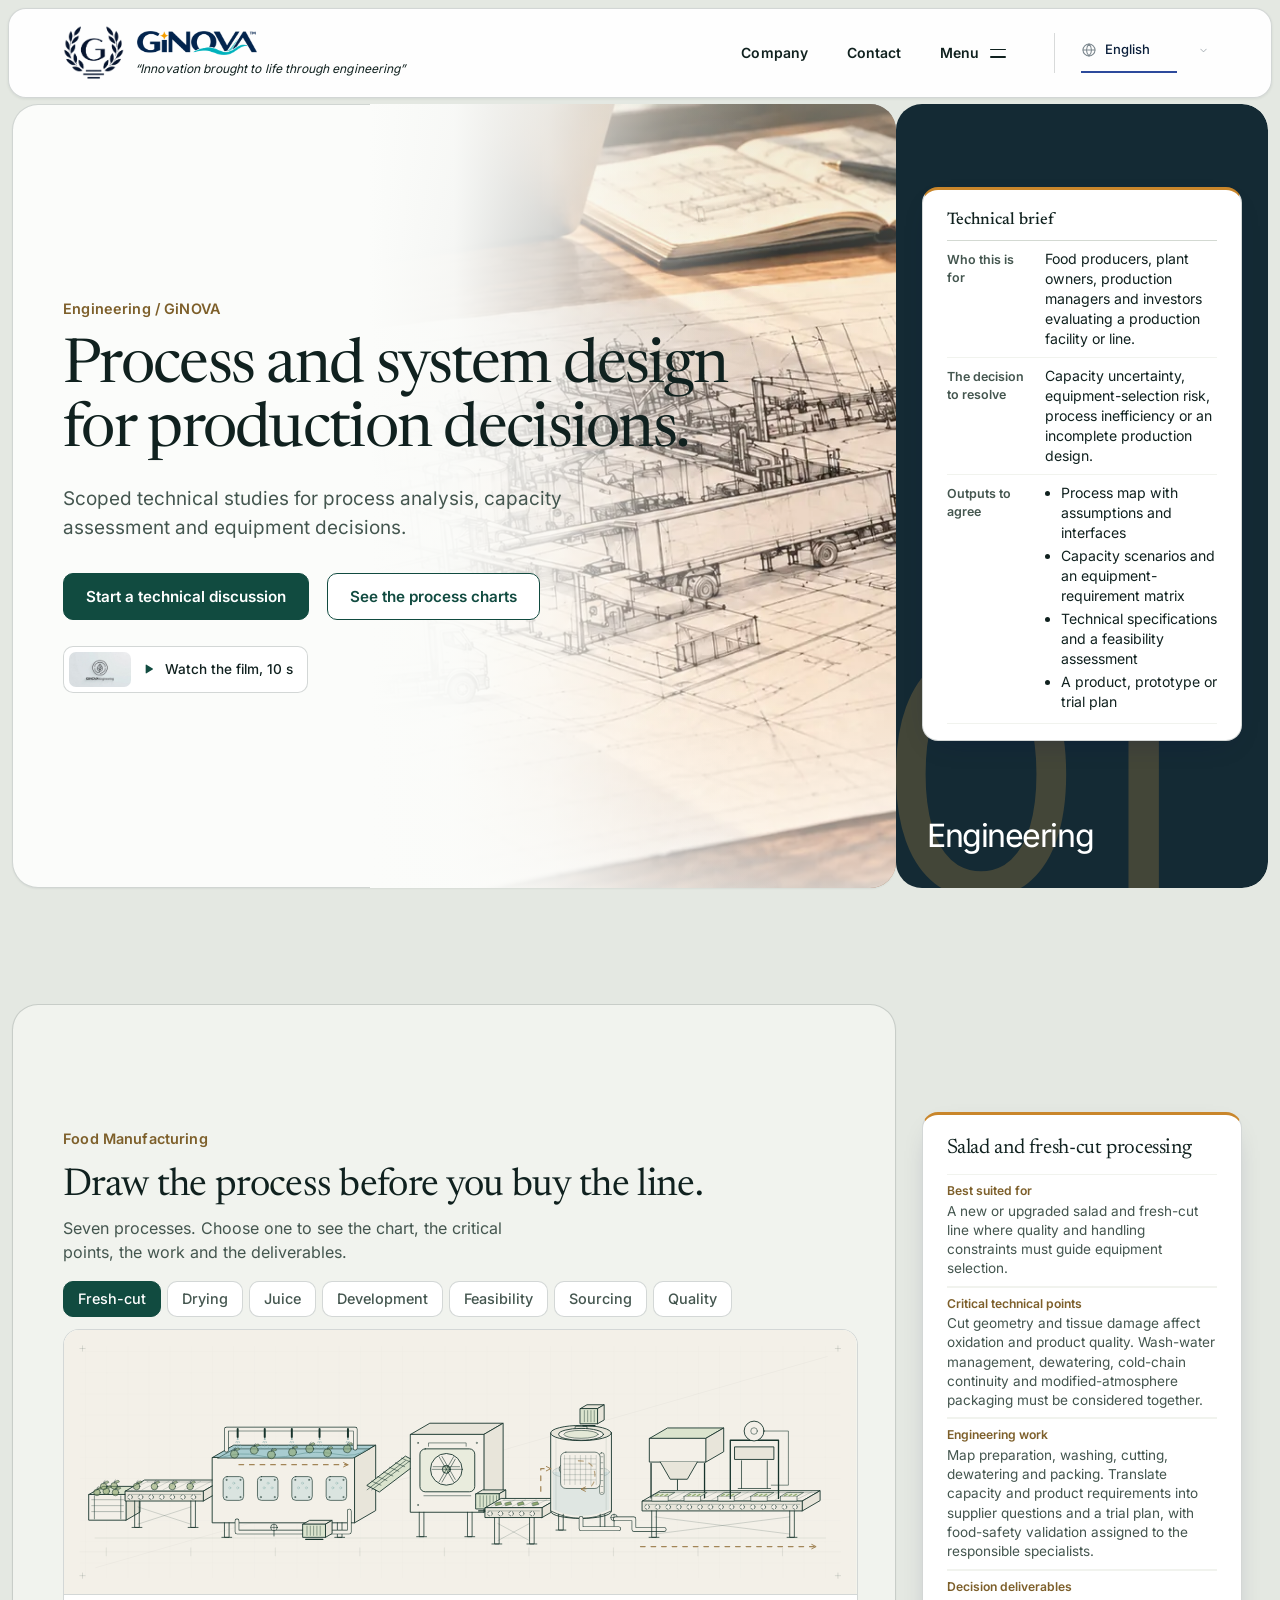
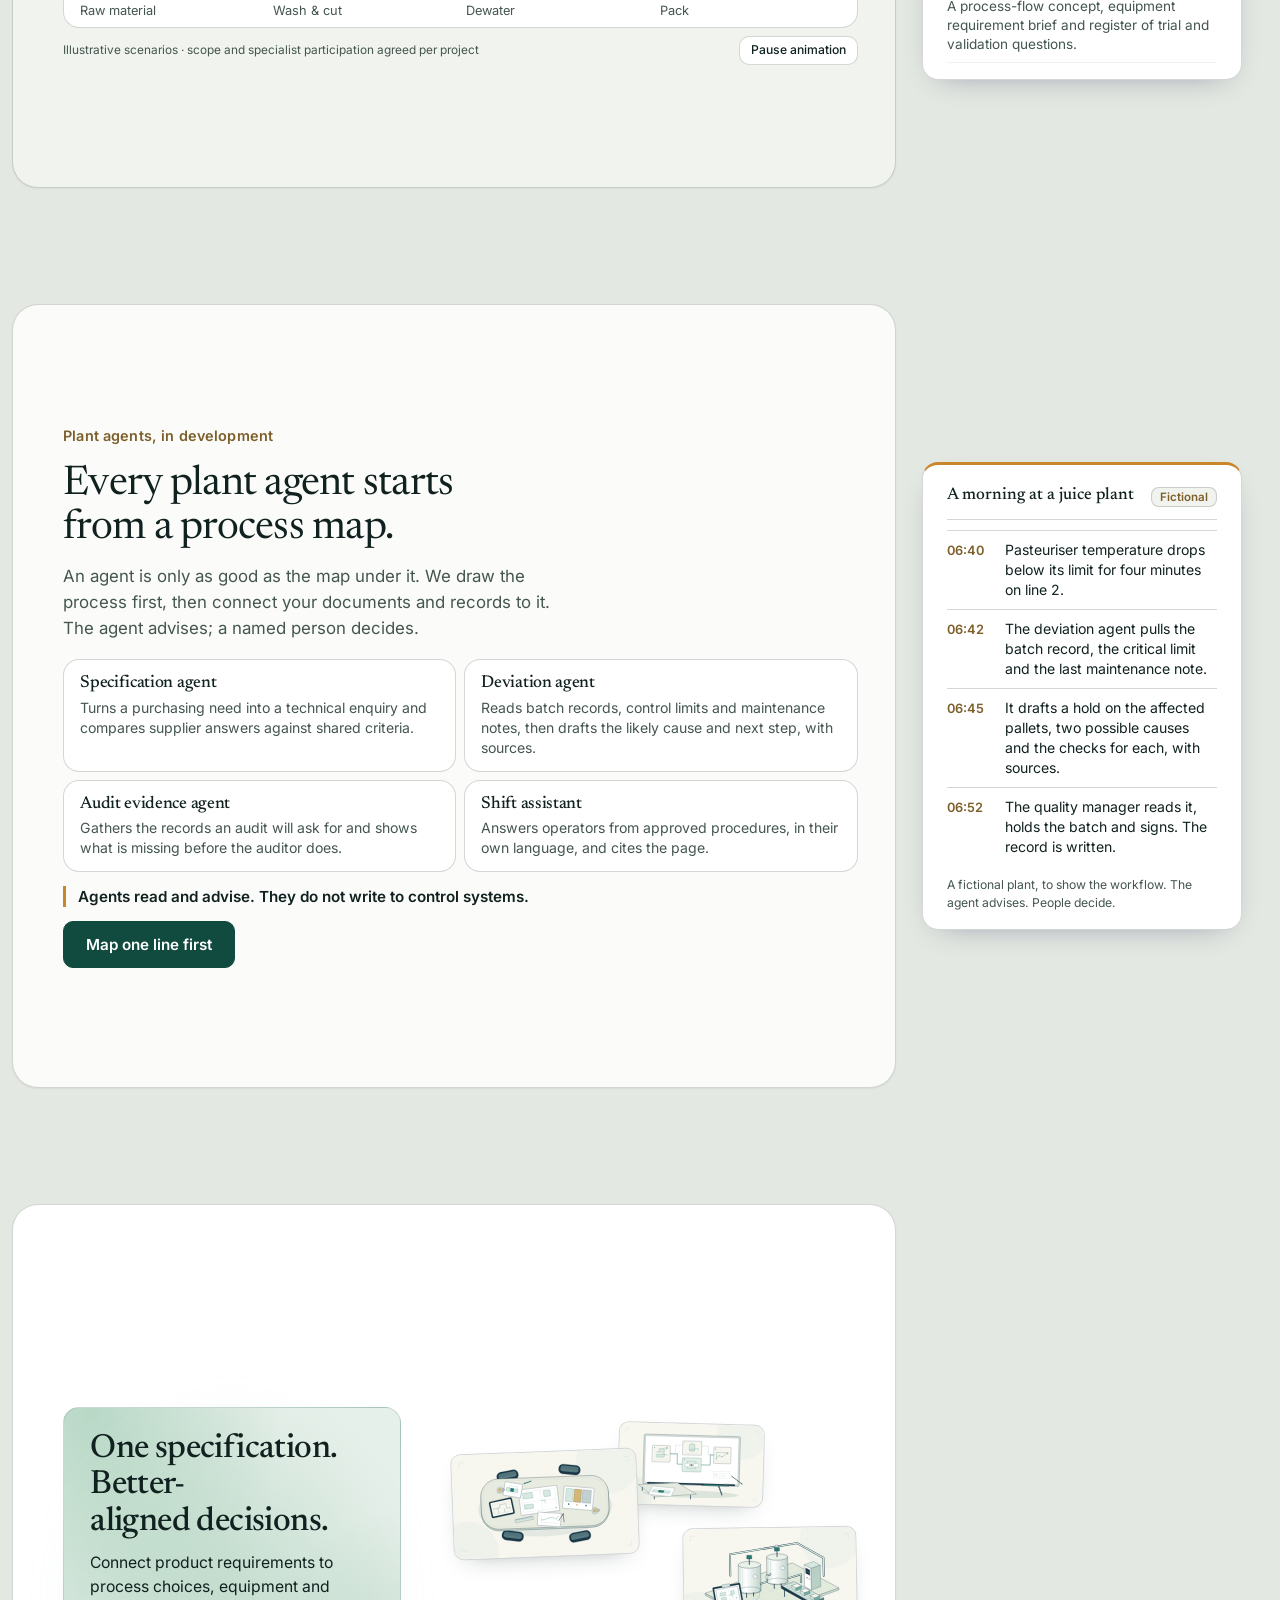
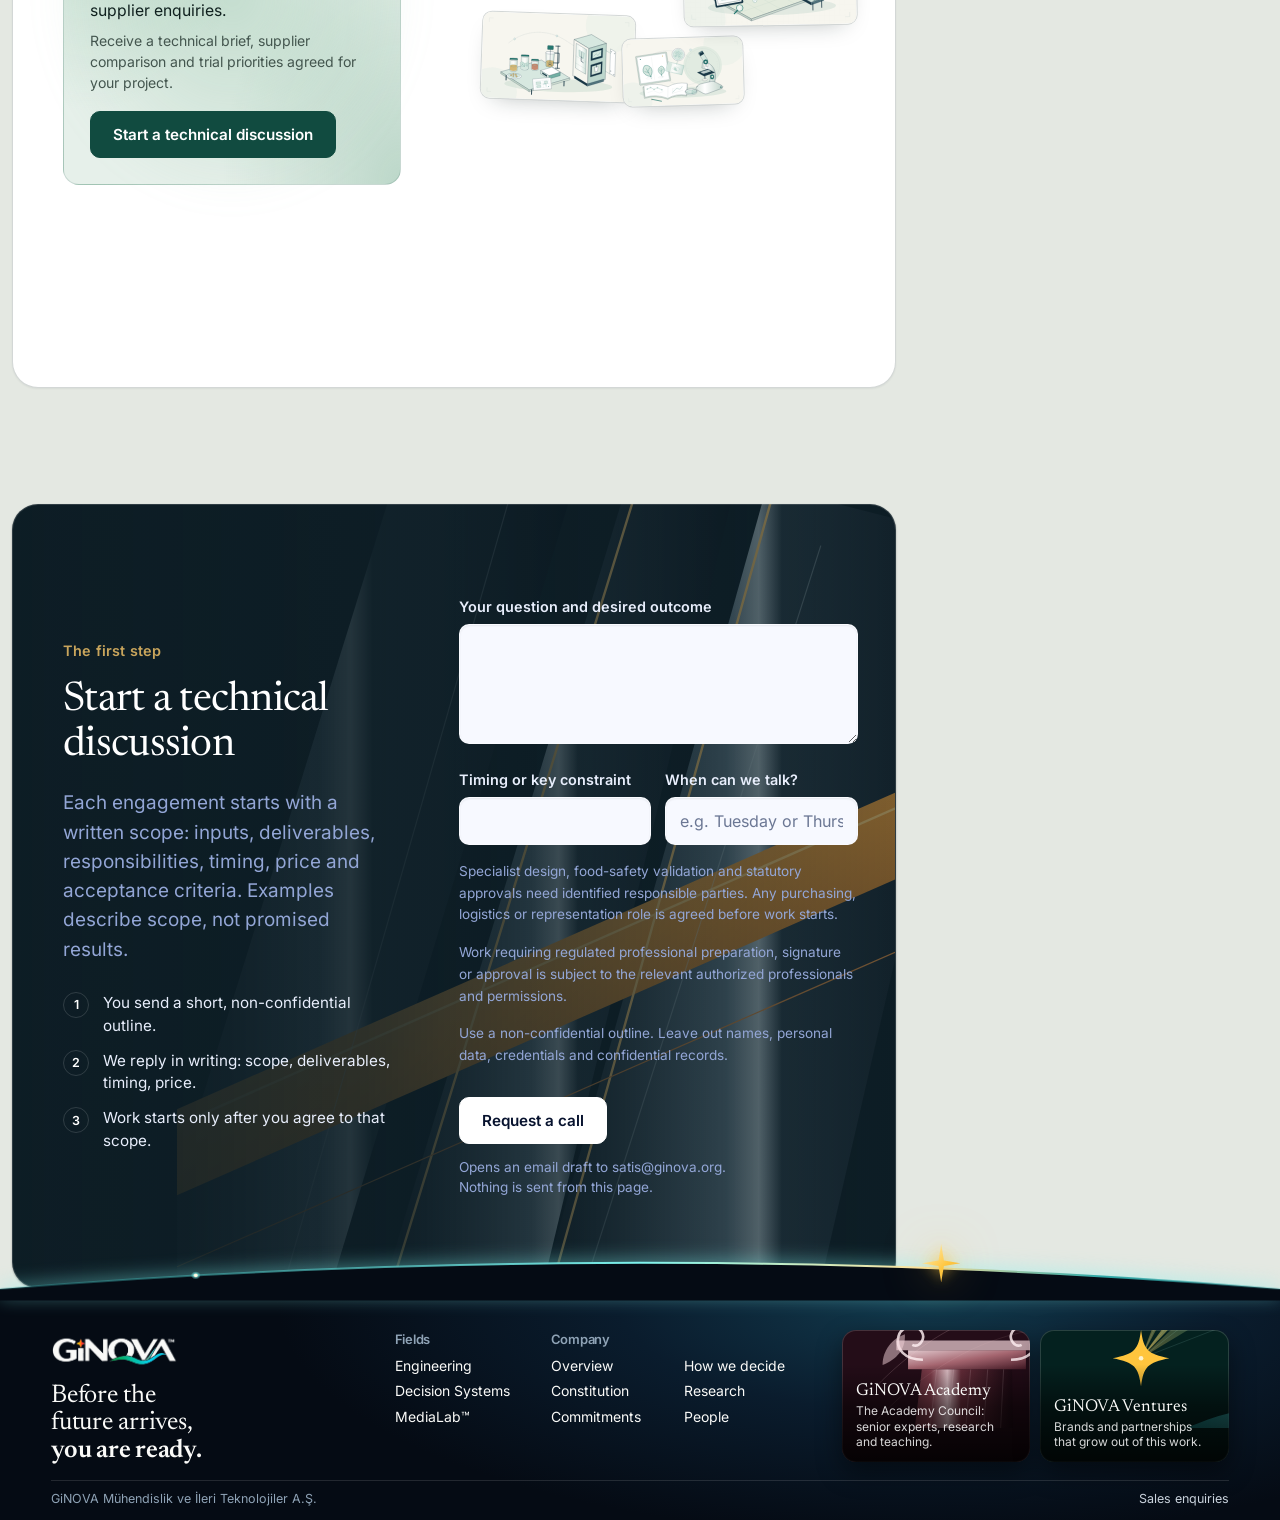
<file: index.html>
<!doctype html>
<html lang="en" dir="ltr" data-title-key="meta.title">
<head>
<meta charset="utf-8">
<meta name="viewport" content="width=device-width,initial-scale=1">
<title>GiNOVA Engineering | Process and system design for production decisions</title>
<script>/* Opening: decided before first paint so there is no flash. Not for reduced motion, a deep link or a scrolled page. */
(function(){try{var d=document.documentElement;if(!matchMedia('(prefers-reduced-motion: reduce)').matches&&!document.hidden&&(!location.hash||location.hash==='#intro')&&!(window.scrollY>20)&&!/[?&]still=1/.test(location.search))d.classList.add('intro-play')}catch(e){}})();</script>
<meta name="description" content="Scoped technical studies for process analysis, capacity assessment and equipment decisions.">
<link rel="canonical" href="https://engineering.ginova.net/">
<link rel="alternate" hreflang="en" href="https://engineering.ginova.net/">
<link rel="alternate" hreflang="it" href="https://engineering.ginova.net/it/">
<link rel="alternate" hreflang="de" href="https://engineering.ginova.net/de/">
<link rel="alternate" hreflang="es" href="https://engineering.ginova.net/es/">
<link rel="alternate" hreflang="tr" href="https://engineering.ginova.net/tr/">
<link rel="alternate" hreflang="az" href="https://engineering.ginova.net/az/">
<link rel="alternate" hreflang="ar" href="https://engineering.ginova.net/ar/">
<link rel="alternate" hreflang="zh-Hans" href="https://engineering.ginova.net/zh/">
<link rel="alternate" hreflang="x-default" href="https://engineering.ginova.net/">
<meta property="og:type" content="website">
<meta property="og:site_name" content="GiNOVA">
<meta property="og:locale" content="en_US">
<meta property="og:title" content="GiNOVA Engineering | Process and system design for production decisions">
<meta property="og:description" content="Scoped technical studies for process analysis, capacity assessment and equipment decisions.">
<meta property="og:url" content="https://engineering.ginova.net/">
<meta property="og:image" content="https://engineering.ginova.net/chrome/og.png">
<meta name="twitter:card" content="summary_large_image">
<script type="application/ld+json">{"@context": "https://schema.org", "@graph": [{"@type": "Organization", "@id": "https://ginova.org/#org", "name": "GiNOVA", "url": "https://ginova.org/", "logo": "https://engineering.ginova.net/chrome/crest.png", "email": "satis@ginova.org"}, {"@type": "WebSite", "@id": "https://engineering.ginova.net/#site", "url": "https://engineering.ginova.net/", "name": "GiNOVA Engineering", "inLanguage": ["en", "it", "de", "es", "tr", "az", "ar", "zh-Hans"], "publisher": {"@id": "https://ginova.org/#org"}}, {"@type": "WebPage", "url": "https://engineering.ginova.net/", "name": "GiNOVA Engineering | Process and system design for production decisions", "description": "Scoped technical studies for process analysis, capacity assessment and equipment decisions.", "inLanguage": "en", "isPartOf": {"@id": "https://engineering.ginova.net/#site"}}, {"@type": "Service", "name": "GiNOVA Engineering", "description": "Scoped technical studies for process analysis, capacity assessment and equipment decisions.", "url": "https://engineering.ginova.net/", "provider": {"@id": "https://ginova.org/#org"}, "hasOfferCatalog": {"@type": "OfferCatalog", "name": "Food Manufacturing", "itemListElement": [{"@type": "Offer", "itemOffered": {"@type": "Service", "name": "Sourcing and supply-flow coordination", "description": "An international ingredient or intermediate-product requirement with several producer or processing options."}}, {"@type": "Offer", "itemOffered": {"@type": "Service", "name": "Salad and fresh-cut processing", "description": "A new or upgraded salad and fresh-cut line where quality and handling constraints must guide equipment selection."}}, {"@type": "Offer", "itemOffered": {"@type": "Service", "name": "Drying and dehydration", "description": "A drying investment or product change that needs a product-specific route and trial plan."}}, {"@type": "Offer", "itemOffered": {"@type": "Service", "name": "Juice processes", "description": "A juice line or product brief where yield, pulp, preservation and filling choices must be aligned."}}, {"@type": "Offer", "itemOffered": {"@type": "Service", "name": "Product and process development", "description": "A new formulation or process change moving from a concept into structured trials."}}, {"@type": "Offer", "itemOffered": {"@type": "Service", "name": "Feasibility and implementation support", "description": "An investment or implementation decision with competing supplier scopes and unresolved site interfaces."}}, {"@type": "Offer", "itemOffered": {"@type": "Service", "name": "Total Quality Management", "description": "A production system with fragmented controls, weak evidence or recurring quality losses."}}]}}]}</script>
<link rel="icon" type="image/svg+xml" href="chrome/favicon.svg">
<link rel="stylesheet" href="fonts/fonts.css">
<link rel="stylesheet" href="chrome/chrome.css">
<link rel="stylesheet" href="style.css">
<link rel="stylesheet" href="site.css">
</head>
<body>
<a class="gn-skip" href="#main" data-c="skip">Skip to content</a>
<header class="gn-header" id="gnHeader" style="--gn-accent:#142a34">
  <div class="gn-nav" id="gnNav">
    <a class="gn-brand" href="https://ginova.org/" data-route="https://ginova.org/" data-ca="home" aria-label="GiNOVA home">
      <span class="gn-crest"><img src="chrome/crest.png" width="62" height="56" alt=""><img class="lt" src="chrome/crest-light.png" width="62" height="56" alt=""></span>
      <span class="gn-word"><span class="gn-wm"><img class="gn-wordmark" src="chrome/primary.png" width="140" height="32" alt="GiNOVA"><img class="gn-wordmark lt" src="chrome/primary-light.png" width="140" height="32" alt=""></span><span class="gn-motto" data-c="motto.engineering">“Innovation brought to life through engineering”</span></span>
    </a>
    <span class="gn-gap" aria-hidden="true"><span class="gn-sec"><i class="n"></i><i class="rule"></i><b class="t"></b></span></span>
    <div class="gn-links" id="gnLinks">
      <a class="gn-co" id="gnCompany" href="https://ginova.org/company/" data-route="https://ginova.org/company/" data-c="company">Company</a>
      <a class="gn-contact" id="gnContact" href="#start" data-ca="nav.contact" aria-label="Contact"><span class="gn-contact-label" data-c="nav.contact">Contact</span></a>
      <button class="gn-menu" id="gnMenuBtn" type="button" aria-expanded="false" aria-controls="gnOverlay"><span class="lbl" data-c="menu">Menu</span><span class="bars" aria-hidden="true"><i></i><i></i></span></button>
      <div class="language-switcher" data-language-theme="portal"><select id="language-select" class="language-native" aria-label="Language"><option data-group="1" value="en" lang="en" dir="ltr" selected>English</option><option data-group="1" value="it" lang="it" dir="ltr">Italiano</option><option data-group="1" value="de" lang="de" dir="ltr">Deutsch</option><option data-group="1" value="es" lang="es" dir="ltr">Español</option><option data-group="2" value="tr" lang="tr" dir="ltr">Türkçe</option><option data-group="2" value="az" lang="az" dir="ltr">Azerbaycani</option><option data-group="3" value="ar" lang="ar" dir="rtl">العربية</option><option data-group="3" value="zh" lang="zh-Hans" dir="ltr">简体中文</option></select></div>
    </div>
  </div>
  <span class="gn-prog" aria-hidden="true"><i></i></span>
</header>
<div class="gn-ov" id="gnOverlay" role="dialog" aria-modal="true" data-ca="menu" aria-label="Menu" data-site="engineering" data-cur="engineering">
  <div class="gn-ovbg" aria-hidden="true"><i class="l" data-s="engineering" style="background-color:#07131b;background-image:url(chrome/pop-engineering.svg);background-position:center 64%"></i><i class="l" data-s="decision" style="background-color:#050934;background-image:url(chrome/pop-decision.svg);background-position:center 34%"></i><i class="l" data-s="medialab" style="background-color:#1a0b2e;background-image:url(chrome/pop-medialab.svg);background-position:center 42%"></i><i class="l" data-s="academy" style="background-color:#240d18;background-image:url(chrome/pop-academy.svg);background-position:right 20%"></i><i class="l" data-s="ventures" style="background-color:#04211f;background-image:url(chrome/pop-ventures.svg);background-position:right 14%"></i><i class="wash"></i></div>
  <div class="gn-ovin">
    <nav class="gn-ovsites" data-ca="sites" aria-label="GiNOVA.NET sites">
      <p class="gn-ph" data-c="sites.h">GiNOVA.NET</p>
      <ol>
        <li class="is-cur"><div class="gn-row" aria-current="page"><span class="ix">01</span><span class="nm" data-c="nav.engineering">Engineering</span><em class="here" data-c="here">You are here</em><span class="d" data-c="d.engineering">Production systems, feasibility, and product and process development, including food.</span></div></li>
        <li><a class="gn-row" href="https://consultancy.ginova.net/" data-route="https://consultancy.ginova.net/" data-s="decision"><span class="ix">02</span><span class="nm" data-c="nav.decision">Decision Systems</span><svg class="go" viewBox="0 0 24 24" width="22" height="22" fill="none" stroke="currentColor" stroke-width="1.6" stroke-linecap="round" stroke-linejoin="round" aria-hidden="true"><path d="M7 17 17 7M8 7h9v9"/></svg><span class="d" data-c="d.decision">Consulting, data and AI: one decision question, a fixed fee, one Investment Decision File.</span></a></li>
        <li><a class="gn-row" href="https://medialab.ginova.net/" data-route="https://medialab.ginova.net/" data-s="medialab"><span class="ix">03</span><span class="nm" dir="ltr" data-c="nav.medialab">MediaLab™</span><svg class="go" viewBox="0 0 24 24" width="22" height="22" fill="none" stroke="currentColor" stroke-width="1.6" stroke-linecap="round" stroke-linejoin="round" aria-hidden="true"><path d="M7 17 17 7M8 7h9v9"/></svg><span class="d" data-c="d.medialab">Web, film, sound and brand communication, made to commission.</span></a></li>
        <li><a class="gn-row" href="https://academy.ginova.net/" data-route="https://academy.ginova.net/" data-s="academy"><span class="ix">04</span><span class="nm" data-c="nav.academy">Academy</span><svg class="go" viewBox="0 0 24 24" width="22" height="22" fill="none" stroke="currentColor" stroke-width="1.6" stroke-linecap="round" stroke-linejoin="round" aria-hidden="true"><path d="M7 17 17 7M8 7h9v9"/></svg><span class="d" data-c="d.academy">The Academy Council: senior experts, research and teaching.</span></a></li>
        <li><a class="gn-row" href="https://ventures.ginova.net/" data-route="https://ventures.ginova.net/" data-s="ventures"><span class="ix">05</span><span class="nm" data-c="nav.ventures">Ventures</span><svg class="go" viewBox="0 0 24 24" width="22" height="22" fill="none" stroke="currentColor" stroke-width="1.6" stroke-linecap="round" stroke-linejoin="round" aria-hidden="true"><path d="M7 17 17 7M8 7h9v9"/></svg><span class="d" data-c="d.ventures">Brands and partnerships that grow out of this work.</span></a></li>
      </ol>
    </nav>
    <nav class="gn-ovpage" data-ca="pagenav" aria-label="pagenav">
      <p class="gn-ph" data-c="menu.page">On this page</p>
      <ol>
        <li><a class="gn-pl" href="#intro" data-c="rail.promise">Promise</a></li>
        <li><a class="gn-pl" href="#processes" data-c="rail.processes">Processes</a></li>
        <li><a class="gn-pl" href="#plant-agents" data-c="rail.agents">Plant agents</a></li>
        <li><a class="gn-pl" href="#limits" data-c="rail.spec">Specification</a></li>
        <li><a class="gn-pl" href="#start" data-c="rail.start">Start</a></li>
      </ol>
      <a class="gn-all" href="https://ginova.org/#gn-company-overview" data-route="https://ginova.org/#gn-company-overview" data-c="nav.about">About</a>
    </nav>
    <div class="gn-ovfoot" id="gnOvFoot"></div>
  </div>
</div>


<div class="field" aria-hidden="true"><span>01</span><b data-c="nav.engineering">Engineering</b></div>

<main id="main">

<!-- 1. Promise: the headline, with the technical brief resting on the card -->
<section id="intro" class="screen s-intro" data-nav="rail.promise" aria-labelledby="h-intro">
  <div class="curtains" aria-hidden="true">
    <div class="cur p1 home"><span>01</span><b data-c="nav.engineering">Engineering</b></div>
    <div class="cur p2 c-dec"><span>02</span><b data-c="nav.decision">Decision Systems</b></div>
    <div class="cur p3 c-med"><span>03</span><b data-c="nav.medialab" dir="ltr">MediaLab™</b></div>
  </div>
  <div class="hero-art" aria-hidden="true"><img src="img/hero/blueprint.webp" alt="" width="1500" height="844" fetchpriority="high" decoding="async"></div>
  <div class="wrap intro-grid">
    <div class="intro-copy">
      <p class="kicker" data-t="intro.kicker">Engineering / GiNOVA</p>
      <h1 id="h-intro" data-t="intro.h1">Process and system design for production decisions.</h1>
      <p class="lede" data-t="intro.lede">Scoped technical studies for process analysis, capacity assessment and equipment decisions.</p>
      <p class="actions">
        <a class="btn btn-solid" href="#start" data-t="intro.cta1">Start a technical discussion</a>
        <a class="btn btn-line" href="#processes" data-t="intro.cta2">See the process charts</a>
      </p>
      <button class="filmchip" id="filmOpen" type="button" aria-haspopup="dialog">
        <span class="thumb" aria-hidden="true"></span>
        <svg class="pl" viewBox="0 0 24 24" width="14" height="14" fill="currentColor" aria-hidden="true"><path d="M8 5.5v13a1 1 0 0 0 1.5.86l10.5-6.5a1 1 0 0 0 0-1.72L9.5 4.64A1 1 0 0 0 8 5.5Z"/></svg>
        <span class="ft" data-t="film.open">Watch the film, 10 s</span>
      </button>
    </div>
    <figure class="sheet" data-taria="sheet.label" aria-label="Technical brief">
      <div class="sheet-head"><span data-t="sheet.head">Technical brief</span></div>
      <dl>
        <div><dt data-t="sheet.who">Who this is for</dt><dd data-t="sheet.who.v">Food producers, plant owners, production managers and investors evaluating a production facility or line.</dd></div>
        <div><dt data-t="sheet.dec">The decision to resolve</dt><dd data-t="sheet.dec.v">Capacity uncertainty, equipment-selection risk, process inefficiency or an incomplete production design.</dd></div>
        <div><dt data-t="sheet.out">Outputs to agree</dt><dd><ul><li><span data-t="sheet.out.0">Process map with assumptions and interfaces</span></li><li><span data-t="sheet.out.1">Capacity scenarios and an equipment-requirement matrix</span></li><li><span data-t="sheet.out.2">Technical specifications and a feasibility assessment</span></li><li><span data-t="sheet.out.3">A product, prototype or trial plan</span></li></ul></dd></div>
      </dl>
    </figure>
  </div>
</section>

<!-- 2. Processes: seven charts; the detail rests on the card -->
<section id="processes" class="screen s-tabs s-proc s-alt" data-nav="rail.processes" aria-labelledby="h-proc">
  <div class="tabgrid" data-tabset>
    <div class="tabcol">
      <p class="kicker" data-t="proc.kicker">Food Manufacturing</p>
      <h2 id="h-proc" data-t="proc.h2">Draw the process before you buy the line.</h2>
      <p class="lede" data-t="proc.lede">Seven processes. Choose one to see the chart, the critical points, the work and the deliverables.</p>
      <div class="tablist proc-tabs" role="tablist" data-taria="proc.kicker" aria-label="Food Manufacturing">
        <button role="tab" type="button" id="tp1" aria-controls="pc1 pp1" aria-selected="true"><span data-t="proc.1.s">Fresh-cut</span></button>
        <button role="tab" type="button" id="tp2" aria-controls="pc2 pp2" aria-selected="false"><span data-t="proc.2.s">Drying</span></button>
        <button role="tab" type="button" id="tp3" aria-controls="pc3 pp3" aria-selected="false"><span data-t="proc.3.s">Juice</span></button>
        <button role="tab" type="button" id="tp4" aria-controls="pc4 pp4" aria-selected="false"><span data-t="proc.4.s">Development</span></button>
        <button role="tab" type="button" id="tp5" aria-controls="pc5 pp5" aria-selected="false"><span data-t="proc.5.s">Feasibility</span></button>
        <button role="tab" type="button" id="tp0" aria-controls="pc0 pp0" aria-selected="false"><span data-t="proc.0.s">Sourcing</span></button>
        <button role="tab" type="button" id="tp6" aria-controls="pc6 pp6" aria-selected="false"><span data-t="proc.6.s">Quality</span></button>
      </div>
        <div class="chart" id="pc1" role="tabpanel" aria-labelledby="tp1">
          <figure><div class="chart-scroll" tabindex="0" data-taria="alt.1" aria-label="Fresh produce moving through washing, cutting, dewatering and packing equipment."><svg role="img" focusable="false" data-taria="alt.1" aria-label="Fresh produce moving through washing, cutting, dewatering and packing equipment." viewBox="0 0 1200 400" fill="none" class="process-wireframe"><defs><pattern id="w1-fresh-cut-grid" width="32" height="32" patternunits="userSpaceOnUse"><path d="M32 0H0V32" fill="none" stroke="#17342c" stroke-opacity=".055" stroke-width=".7"></path></pattern><marker id="w1-fresh-cut-arrow" viewBox="0 0 8 8" refx="7" refy="4" markerwidth="5" markerheight="5" orient="auto-start-reverse"><path d="M1 1L7 4L1 7" fill="none" stroke="#9a7a47" stroke-width="1.15" stroke-linejoin="round"></path></marker></defs><g id="wire-scene-1"><rect width="1200" height="400" fill="#f3f0e8"></rect><rect x="24" y="24" width="1152" height="352" fill="url(#w1-fresh-cut-grid)"></rect><g stroke="#17342c" stroke-width="1.35" stroke-linecap="round" stroke-linejoin="round"><path d="M24 336H1176 M48 360L1156 40" stroke-opacity=".055" stroke-width=".8"></path><path d="M64 330v12" stroke-opacity=".18" stroke-width=".75"></path><path d="M192 330v12" stroke-opacity=".18" stroke-width=".75"></path><path d="M320 330v12" stroke-opacity=".18" stroke-width=".75"></path><path d="M448 330v12" stroke-opacity=".18" stroke-width=".75"></path><path d="M576 330v12" stroke-opacity=".18" stroke-width=".75"></path><path d="M704 330v12" stroke-opacity=".18" stroke-width=".75"></path><path d="M832 330v12" stroke-opacity=".18" stroke-width=".75"></path><path d="M960 330v12" stroke-opacity=".18" stroke-width=".75"></path><path d="M1088 330v12" stroke-opacity=".18" stroke-width=".75"></path><path d="M24 28h8M28 24v8" stroke-opacity=".25" stroke-width=".8"></path><path d="M1168 28h8M1172 24v8" stroke-opacity=".25" stroke-width=".8"></path><path d="M24 372h8M28 368v8" stroke-opacity=".25" stroke-width=".8"></path><path d="M1168 372h8M1172 368v8" stroke-opacity=".25" stroke-width=".8"></path><path d="M47 315H1153" stroke-opacity=".16" stroke-width=".8"></path><polygon points="38,249 59,236.82 115,236.82 94,249" fill="#dbe4ce"></polygon><polygon points="94,249 115,236.82 115,275.82 94,288" fill="#e4e2d5"></polygon><rect x="38" y="249" width="56" height="39" fill="#f3f0e8"></rect><path d="M42 257h48" stroke-width=".7" stroke-opacity=".65"></path><path d="M42 266h48" stroke-width=".7" stroke-opacity=".65"></path><path d="M42 275h48" stroke-width=".7" stroke-opacity=".65"></path><line x1="46" y1="251" x2="46" y2="286" stroke-width=".8"></line><line x1="86" y1="251" x2="86" y2="286" stroke-width=".8"></line><circle cx="50" cy="246" r="5" fill="#91aa70" fill-opacity=".58" stroke-width=".8"></circle><path d="M50 242q-1 -4 2 -5" stroke-width=".65"></path><path d="M51 240q6 -5 7 0q-4 3 -7 0" fill="#91aa70" fill-opacity=".65" stroke-width=".6"></path><circle cx="64" cy="244" r="5" fill="#91aa70" fill-opacity=".58" stroke-width=".8"></circle><path d="M64 240q-1 -4 2 -5" stroke-width=".65"></path><path d="M65 238q6 -5 7 0q-4 3 -7 0" fill="#91aa70" fill-opacity=".65" stroke-width=".6"></path><circle cx="78" cy="246" r="5" fill="#91aa70" fill-opacity=".58" stroke-width=".8"></circle><path d="M78 242q-1 -4 2 -5" stroke-width=".65"></path><path d="M79 240q6 -5 7 0q-4 3 -7 0" fill="#91aa70" fill-opacity=".65" stroke-width=".6"></path><circle cx="60" cy="237" r="5" fill="#91aa70" fill-opacity=".58" stroke-width=".8"></circle><path d="M60 233q-1 -4 2 -5" stroke-width=".65"></path><path d="M61 231q6 -5 7 0q-4 3 -7 0" fill="#91aa70" fill-opacity=".65" stroke-width=".6"></path><circle cx="76" cy="236" r="5" fill="#91aa70" fill-opacity=".58" stroke-width=".8"></circle><path d="M76 232q-1 -4 2 -5" stroke-width=".65"></path><path d="M77 230q6 -5 7 0q-4 3 -7 0" fill="#91aa70" fill-opacity=".65" stroke-width=".6"></path><polygon points="93,244 122,227.18 240,227.18 211,244" fill="#f3f0e8"></polygon><polygon points="211,244 240,227.18 240,242.18 211,259" fill="#e8e5da"></polygon><rect x="93" y="244" width="118" height="15" fill="#e8e5da"></rect><path d="M97 249h110M126 230.18h110" stroke-width=".7" stroke-opacity=".55"></path><g class="conveyor-rollers"><circle cx="100" cy="253" r="3.6" fill="#f3f0e8" stroke-width=".9"></circle><line x1="102" y1="242" x2="127" y2="229.18" stroke-width=".6" stroke-opacity=".4"></line><circle cx="116" cy="253" r="3.6" fill="#f3f0e8" stroke-width=".9"></circle><line x1="118" y1="242" x2="143" y2="229.18" stroke-width=".6" stroke-opacity=".4"></line><circle cx="132" cy="253" r="3.6" fill="#f3f0e8" stroke-width=".9"></circle><line x1="134" y1="242" x2="159" y2="229.18" stroke-width=".6" stroke-opacity=".4"></line><circle cx="148" cy="253" r="3.6" fill="#f3f0e8" stroke-width=".9"></circle><line x1="150" y1="242" x2="175" y2="229.18" stroke-width=".6" stroke-opacity=".4"></line><circle cx="164" cy="253" r="3.6" fill="#f3f0e8" stroke-width=".9"></circle><line x1="166" y1="242" x2="191" y2="229.18" stroke-width=".6" stroke-opacity=".4"></line><circle cx="180" cy="253" r="3.6" fill="#f3f0e8" stroke-width=".9"></circle><line x1="182" y1="242" x2="207" y2="229.18" stroke-width=".6" stroke-opacity=".4"></line><circle cx="196" cy="253" r="3.6" fill="#f3f0e8" stroke-width=".9"></circle><line x1="198" y1="242" x2="223" y2="229.18" stroke-width=".6" stroke-opacity=".4"></line></g><path d="M107 259v40h7v-40M103 299h15" stroke-width="1.15"></path><path d="M192 259v40h7v-40M188 299h15" stroke-width="1.15"></path><path d="M112 294L192 268M112 268L192 294" stroke-width=".65" stroke-opacity=".4"></path><circle cx="110" cy="237" r="5" fill="#91aa70" fill-opacity=".58" stroke-width=".8"></circle><path d="M110 233q-1 -4 2 -5" stroke-width=".65"></path><path d="M111 231q6 -5 7 0q-4 3 -7 0" fill="#91aa70" fill-opacity=".65" stroke-width=".6"></path><circle cx="137" cy="237" r="5" fill="#91aa70" fill-opacity=".58" stroke-width=".8"></circle><path d="M137 233q-1 -4 2 -5" stroke-width=".65"></path><path d="M138 231q6 -5 7 0q-4 3 -7 0" fill="#91aa70" fill-opacity=".65" stroke-width=".6"></path><circle cx="164" cy="237" r="5" fill="#91aa70" fill-opacity=".58" stroke-width=".8"></circle><path d="M164 233q-1 -4 2 -5" stroke-width=".65"></path><path d="M165 231q6 -5 7 0q-4 3 -7 0" fill="#91aa70" fill-opacity=".65" stroke-width=".6"></path><circle cx="191" cy="237" r="5" fill="#91aa70" fill-opacity=".58" stroke-width=".8"></circle><path d="M191 233q-1 -4 2 -5" stroke-width=".65"></path><path d="M192 231q6 -5 7 0q-4 3 -7 0" fill="#91aa70" fill-opacity=".65" stroke-width=".6"></path><polygon points="225,193 257,174.44 472,174.44 440,193" fill="#a8ccd0"></polygon><polygon points="440,193 472,174.44 472,273.44 440,292" fill="#e8e5da"></polygon><rect x="225" y="193" width="215" height="99" fill="#f3f0e8"></rect><polygon points="233,194 258,180 463,180 438,194" fill="#a8ccd0" fill-opacity=".7" stroke-width=".85"></polygon><path d="M238 193Q268 184 294 190T350 189T412 188T459 180" stroke="#6e9f9e" stroke-width="1.1"></path><circle cx="258" cy="188" r="6" fill="#91aa70" fill-opacity=".58" stroke-width=".8"></circle><path d="M258 183q-1 -4 2 -5" stroke-width=".65"></path><path d="M259 181q6 -5 7 0q-4 3 -7 0" fill="#91aa70" fill-opacity=".65" stroke-width=".6"></path><circle cx="288" cy="182" r="6" fill="#91aa70" fill-opacity=".58" stroke-width=".8"></circle><path d="M288 177q-1 -4 2 -5" stroke-width=".65"></path><path d="M289 175q6 -5 7 0q-4 3 -7 0" fill="#91aa70" fill-opacity=".65" stroke-width=".6"></path><circle cx="314" cy="189" r="6" fill="#91aa70" fill-opacity=".58" stroke-width=".8"></circle><path d="M314 184q-1 -4 2 -5" stroke-width=".65"></path><path d="M315 182q6 -5 7 0q-4 3 -7 0" fill="#91aa70" fill-opacity=".65" stroke-width=".6"></path><circle cx="346" cy="185" r="6" fill="#91aa70" fill-opacity=".58" stroke-width=".8"></circle><path d="M346 180q-1 -4 2 -5" stroke-width=".65"></path><path d="M347 178q6 -5 7 0q-4 3 -7 0" fill="#91aa70" fill-opacity=".65" stroke-width=".6"></path><circle cx="372" cy="180" r="6" fill="#91aa70" fill-opacity=".58" stroke-width=".8"></circle><path d="M372 175q-1 -4 2 -5" stroke-width=".65"></path><path d="M373 173q6 -5 7 0q-4 3 -7 0" fill="#91aa70" fill-opacity=".65" stroke-width=".6"></path><circle cx="399" cy="186" r="6" fill="#91aa70" fill-opacity=".58" stroke-width=".8"></circle><path d="M399 181q-1 -4 2 -5" stroke-width=".65"></path><path d="M400 179q6 -5 7 0q-4 3 -7 0" fill="#91aa70" fill-opacity=".65" stroke-width=".6"></path><circle cx="429" cy="180" r="6" fill="#91aa70" fill-opacity=".58" stroke-width=".8"></circle><path d="M429 175q-1 -4 2 -5" stroke-width=".65"></path><path d="M430 173q6 -5 7 0q-4 3 -7 0" fill="#91aa70" fill-opacity=".65" stroke-width=".6"></path><rect x="241" y="222" width="31" height="36" rx="6" fill="#a8ccd0" fill-opacity=".35" stroke-width="1"></rect><circle cx="246" cy="227" r="0.9" stroke-width=".75"></circle><circle cx="267" cy="227" r="0.9" stroke-width=".75"></circle><circle cx="246" cy="253" r="0.9" stroke-width=".75"></circle><circle cx="267" cy="253" r="0.9" stroke-width=".75"></circle><circle cx="251" cy="239" r="1.6" stroke="#6e9f9e" stroke-opacity=".7" stroke-width=".6"></circle><circle cx="257" cy="232" r="1.6" stroke="#6e9f9e" stroke-opacity=".7" stroke-width=".6"></circle><circle cx="263" cy="239" r="1.6" stroke="#6e9f9e" stroke-opacity=".7" stroke-width=".6"></circle><rect x="293" y="222" width="31" height="36" rx="6" fill="#a8ccd0" fill-opacity=".35" stroke-width="1"></rect><circle cx="298" cy="227" r="0.9" stroke-width=".75"></circle><circle cx="319" cy="227" r="0.9" stroke-width=".75"></circle><circle cx="298" cy="253" r="0.9" stroke-width=".75"></circle><circle cx="319" cy="253" r="0.9" stroke-width=".75"></circle><circle cx="303" cy="239" r="1.6" stroke="#6e9f9e" stroke-opacity=".7" stroke-width=".6"></circle><circle cx="309" cy="232" r="1.6" stroke="#6e9f9e" stroke-opacity=".7" stroke-width=".6"></circle><circle cx="315" cy="239" r="1.6" stroke="#6e9f9e" stroke-opacity=".7" stroke-width=".6"></circle><rect x="345" y="222" width="31" height="36" rx="6" fill="#a8ccd0" fill-opacity=".35" stroke-width="1"></rect><circle cx="350" cy="227" r="0.9" stroke-width=".75"></circle><circle cx="371" cy="227" r="0.9" stroke-width=".75"></circle><circle cx="350" cy="253" r="0.9" stroke-width=".75"></circle><circle cx="371" cy="253" r="0.9" stroke-width=".75"></circle><circle cx="355" cy="239" r="1.6" stroke="#6e9f9e" stroke-opacity=".7" stroke-width=".6"></circle><circle cx="361" cy="232" r="1.6" stroke="#6e9f9e" stroke-opacity=".7" stroke-width=".6"></circle><circle cx="367" cy="239" r="1.6" stroke="#6e9f9e" stroke-opacity=".7" stroke-width=".6"></circle><rect x="397" y="222" width="31" height="36" rx="6" fill="#a8ccd0" fill-opacity=".35" stroke-width="1"></rect><circle cx="402" cy="227" r="0.9" stroke-width=".75"></circle><circle cx="423" cy="227" r="0.9" stroke-width=".75"></circle><circle cx="402" cy="253" r="0.9" stroke-width=".75"></circle><circle cx="423" cy="253" r="0.9" stroke-width=".75"></circle><circle cx="407" cy="239" r="1.6" stroke="#6e9f9e" stroke-opacity=".7" stroke-width=".6"></circle><circle cx="413" cy="232" r="1.6" stroke="#6e9f9e" stroke-opacity=".7" stroke-width=".6"></circle><circle cx="419" cy="239" r="1.6" stroke="#6e9f9e" stroke-opacity=".7" stroke-width=".6"></circle><path d="M243 292v22h7v-22M239 314h15" stroke-width="1.15"></path><path d="M414 292v22h7v-22M410 314h15" stroke-width="1.15"></path><path d="M246 182V150H441V179" stroke="#17342c" stroke-width="6.8"></path><path d="M246 182V150H441V179" stroke="#f3f0e8" stroke-width="5"></path><path d="M263 150v12" stroke-width="3"></path><path d="M263 164l-7 17M263 164v18M263 164l7 17" stroke="#7fa5a5" stroke-dasharray="2 3" stroke-width=".8"></path><path d="M304 150v12" stroke-width="3"></path><path d="M304 164l-7 17M304 164v18M304 164l7 17" stroke="#7fa5a5" stroke-dasharray="2 3" stroke-width=".8"></path><path d="M345 150v12" stroke-width="3"></path><path d="M345 164l-7 17M345 164v18M345 164l7 17" stroke="#7fa5a5" stroke-dasharray="2 3" stroke-width=".8"></path><path d="M387 150v12" stroke-width="3"></path><path d="M387 164l-7 17M387 164v18M387 164l7 17" stroke="#7fa5a5" stroke-dasharray="2 3" stroke-width=".8"></path><path d="M430 150v12" stroke-width="3"></path><path d="M430 164l-7 17M430 164v18M430 164l7 17" stroke="#7fa5a5" stroke-dasharray="2 3" stroke-width=".8"></path><path d="M262 289V306H432V274" stroke="#17342c" stroke-width="6.8"></path><path d="M262 289V306H432V274" stroke="#f3f0e8" stroke-width="5"></path><polygon points="362,294 372,288.2 406,288.2 396,294" fill="#e8e5da"></polygon><polygon points="396,294 406,288.2 406,308.2 396,314" fill="#e8e5da"></polygon><rect x="362" y="294" width="34" height="20" fill="#dbe4ce"></rect><line x1="368" y1="297" x2="368" y2="311" stroke-width=".65"></line><line x1="373" y1="297" x2="373" y2="311" stroke-width=".65"></line><line x1="378" y1="297" x2="378" y2="311" stroke-width=".65"></line><line x1="383" y1="297" x2="383" y2="311" stroke-width=".65"></line><line x1="388" y1="297" x2="388" y2="311" stroke-width=".65"></line><path d="M366 317h26" stroke-width="2"></path><circle cx="318" cy="299" r="5" fill="#f3f0e8" stroke-width="1"></circle><path d="M313 299h10M318 294v10" stroke-width=".8"></path><line x1="318" y1="304" x2="318" y2="312" stroke-width="1"></line><path d="M265 204H430" class="flow-path" stroke="#9a7a47" stroke-width="1.9" stroke-dasharray="7 9" marker-end="url(#w1-fresh-cut-arrow)" stroke-opacity=".9"></path><path d="M459 235L517 191L536 201L478 245Z" fill="#dbe4ce"></path><path d="M459 242L517 198M466 242L524 198" stroke-width=".85"></path><path d="M466 229l14 6" stroke-width=".8"></path><path d="M475 222l14 6" stroke-width=".8"></path><path d="M484 215l14 6" stroke-width=".8"></path><path d="M493 208l14 6" stroke-width=".8"></path><path d="M502 201l14 6" stroke-width=".8"></path><path d="M511 194l14 6" stroke-width=".8"></path><polygon points="525,158 554,141.18 665,141.18 636,158" fill="#e8e5da"></polygon><polygon points="636,158 665,141.18 665,259.18 636,276" fill="#e8e5da"></polygon><rect x="525" y="158" width="111" height="118" fill="#f3f0e8"></rect><rect x="539" y="180" width="83" height="65" rx="8" fill="#dbe4ce" fill-opacity=".42"></rect><circle cx="579" cy="211" r="24" fill="#f3f0e8"></circle><circle cx="579" cy="211" r="6" fill="#dbe4ce"></circle><path d="M557 211H601M559 207H599" stroke-width=".8" transform="rotate(0 579 211)"></path><path d="M557 211H601M559 207H599" stroke-width=".8" transform="rotate(60 579 211)"></path><path d="M557 211H601M559 207H599" stroke-width=".8" transform="rotate(120 579 211)"></path><path d="M552 176V171H609V176M545 251H616" stroke-width=".8"></path><circle cx="536" cy="171" r="0.9" stroke-width=".75"></circle><circle cx="625" cy="171" r="0.9" stroke-width=".75"></circle><circle cx="536" cy="265" r="0.9" stroke-width=".75"></circle><circle cx="625" cy="265" r="0.9" stroke-width=".75"></circle><path d="M538 276v37h7v-37M534 313h15" stroke-width="1.15"></path><path d="M611 276v37h7v-37M607 313h15" stroke-width="1.15"></path><polygon points="624,248 634,242.2 669,242.2 659,248" fill="#e8e5da"></polygon><polygon points="659,248 669,242.2 669,265.2 659,271" fill="#e8e5da"></polygon><rect x="624" y="248" width="35" height="23" fill="#dbe4ce"></rect><line x1="630" y1="251" x2="630" y2="268" stroke-width=".65"></line><line x1="635" y1="251" x2="635" y2="268" stroke-width=".65"></line><line x1="640" y1="251" x2="640" y2="268" stroke-width=".65"></line><line x1="645" y1="251" x2="645" y2="268" stroke-width=".65"></line><line x1="650" y1="251" x2="650" y2="268" stroke-width=".65"></line><line x1="655" y1="251" x2="655" y2="268" stroke-width=".65"></line><path d="M628 274h27" stroke-width="2"></path><polygon points="638,269 662,255.08 748,255.08 724,269" fill="#f3f0e8"></polygon><polygon points="724,269 748,255.08 748,270.08 724,284" fill="#e8e5da"></polygon><rect x="638" y="269" width="86" height="15" fill="#e8e5da"></rect><path d="M642 274h78M666 258.08000000000004h78" stroke-width=".7" stroke-opacity=".55"></path><g class="conveyor-rollers"><circle cx="645" cy="278" r="3.6" fill="#f3f0e8" stroke-width=".9"></circle><line x1="647" y1="267" x2="667" y2="257.08000000000004" stroke-width=".6" stroke-opacity=".4"></line><circle cx="661" cy="278" r="3.6" fill="#f3f0e8" stroke-width=".9"></circle><line x1="663" y1="267" x2="683" y2="257.08000000000004" stroke-width=".6" stroke-opacity=".4"></line><circle cx="677" cy="278" r="3.6" fill="#f3f0e8" stroke-width=".9"></circle><line x1="679" y1="267" x2="699" y2="257.08000000000004" stroke-width=".6" stroke-opacity=".4"></line><circle cx="693" cy="278" r="3.6" fill="#f3f0e8" stroke-width=".9"></circle><line x1="695" y1="267" x2="715" y2="257.08000000000004" stroke-width=".6" stroke-opacity=".4"></line><circle cx="709" cy="278" r="3.6" fill="#f3f0e8" stroke-width=".9"></circle><line x1="711" y1="267" x2="731" y2="257.08000000000004" stroke-width=".6" stroke-opacity=".4"></line></g><path d="M652 284v40h7v-40M648 324h15" stroke-width="1.15"></path><path d="M705 284v40h7v-40M701 324h15" stroke-width="1.15"></path><path d="M657 319L705 293M657 293L705 319" stroke-width=".65" stroke-opacity=".4"></path><polygon points="654,266 663,264 661,260 653,262" fill="#91aa70" stroke-width=".6"></polygon><polygon points="669,266 678,264 676,260 668,262" fill="#91aa70" stroke-width=".6"></polygon><polygon points="688,266 697,264 695,260 687,262" fill="#91aa70" stroke-width=".6"></polygon><polygon points="710,266 719,264 717,260 709,262" fill="#91aa70" stroke-width=".6"></polygon><path d="M737 156v118C737 288.95 829 288.95 829 274V156" fill="#f3f0e8"></path><path d="M740 215.0v56.64Q783.0 291.25 826 271.64V215.0Z" fill="#a8ccd0" fill-opacity=".28" stroke="none"></path><ellipse cx="783.0" cy="215.0" rx="43.0" ry="10.5" fill="#a8ccd0" fill-opacity=".2" stroke-opacity=".25" stroke-width=".8"></ellipse><ellipse cx="783.0" cy="156" rx="46.0" ry="11.5" fill="#e8e5da"></ellipse><path d="M737 274Q783.0 297.0 829 274" stroke-width="1.1"></path><path d="M745 162v110M821 162v110" stroke-width=".6" stroke-opacity=".25"></path><ellipse cx="783.0" cy="154" rx="14" ry="4" fill="#f3f0e8" stroke-width="1"></ellipse><path d="M774.0 153v-7h18v7" stroke-width="1"></path><path d="M749 279v24h7v-24M745 303h15" stroke-width="1.15"></path><path d="M812 279v24h7v-24M808 303h15" stroke-width="1.15"></path><rect x="811" y="186" width="7" height="63" rx="3" fill="#f3f0e8" stroke-width=".75"></rect><line x1="813" y1="192" x2="816" y2="192" stroke-width=".55"></line><line x1="813" y1="201" x2="816" y2="201" stroke-width=".55"></line><line x1="813" y1="210" x2="816" y2="210" stroke-width=".55"></line><line x1="813" y1="219" x2="816" y2="219" stroke-width=".55"></line><line x1="813" y1="228" x2="816" y2="228" stroke-width=".55"></line><line x1="813" y1="237" x2="816" y2="237" stroke-width=".55"></line><line x1="813" y1="246" x2="816" y2="246" stroke-width=".55"></line><circle cx="758" cy="210.28" r="8" fill="#f3f0e8" stroke-width="1"></circle><circle cx="758" cy="210.28" r="6" stroke-width=".5" stroke-opacity=".5"></circle><path d="M758 210.28l3 -4" stroke-width=".8"></path><circle cx="758" cy="210.28" r="1" fill="#17342c"></circle><path d="M783.0 285v16h57.0" stroke="#17342c" stroke-width="6.8"></path><path d="M783.0 285v16h57.0" stroke="#f3f0e8" stroke-width="5"></path><circle cx="833" cy="284" r="5" fill="#f3f0e8" stroke-width="1"></circle><path d="M828 284h10M833 279v10" stroke-width=".8"></path><line x1="833" y1="289" x2="833" y2="297" stroke-width="1"></line><ellipse cx="783" cy="158" rx="34" ry="9" fill="#f3f0e8"></ellipse><ellipse cx="783" cy="158" rx="26" ry="6" fill="#dbe4ce" fill-opacity=".6" stroke-width=".8"></ellipse><rect x="752" y="185" width="60" height="55" rx="8" fill="#f3f0e8" stroke-width=".9"></rect><path d="M758 190v44" stroke-width=".55" stroke-opacity=".5"></path><path d="M766 190v44" stroke-width=".55" stroke-opacity=".5"></path><path d="M774 190v44" stroke-width=".55" stroke-opacity=".5"></path><path d="M782 190v44" stroke-width=".55" stroke-opacity=".5"></path><path d="M790 190v44" stroke-width=".55" stroke-opacity=".5"></path><path d="M798 190v44" stroke-width=".55" stroke-opacity=".5"></path><path d="M806 190v44" stroke-width=".55" stroke-opacity=".5"></path><path d="M757 195h48" stroke-width=".55" stroke-opacity=".5"></path><path d="M757 203h48" stroke-width=".55" stroke-opacity=".5"></path><path d="M757 211h48" stroke-width=".55" stroke-opacity=".5"></path><path d="M757 219h48" stroke-width=".55" stroke-opacity=".5"></path><path d="M757 227h48" stroke-width=".55" stroke-opacity=".5"></path><polygon points="782,119 792,113.2 818,113.2 808,119" fill="#e8e5da"></polygon><polygon points="808,119 818,113.2 818,136.2 808,142" fill="#e8e5da"></polygon><rect x="782" y="119" width="26" height="23" fill="#dbe4ce"></rect><line x1="788" y1="122" x2="788" y2="139" stroke-width=".65"></line><line x1="793" y1="122" x2="793" y2="139" stroke-width=".65"></line><line x1="798" y1="122" x2="798" y2="139" stroke-width=".65"></line><line x1="803" y1="122" x2="803" y2="139" stroke-width=".65"></line><path d="M786 145h18" stroke-width="2"></path><path d="M835 286H863V302H909" stroke="#17342c" stroke-width="6.8"></path><path d="M835 286H863V302H909" stroke="#f3f0e8" stroke-width="5"></path><path d="M722 244V210H737" class="flow-path" stroke="#9a7a47" stroke-width="1.9" stroke-dasharray="7 9" marker-end="url(#w1-fresh-cut-arrow)" stroke-opacity=".9"></path><path d="M779 198q25 0 25 23q0 20 -21 20" class="flow-path" stroke="#9a7a47" stroke-width="1.9" stroke-dasharray="7 9" marker-end="url(#w1-fresh-cut-arrow)" stroke-opacity=".6"></path><polygon points="876,259 903,243.34 1145,243.34 1118,259" fill="#f3f0e8"></polygon><polygon points="1118,259 1145,243.34 1145,258.34 1118,274" fill="#e8e5da"></polygon><rect x="876" y="259" width="242" height="15" fill="#e8e5da"></rect><path d="M880 264h234M907 246.34h234" stroke-width=".7" stroke-opacity=".55"></path><g class="conveyor-rollers"><circle cx="883" cy="268" r="3.6" fill="#f3f0e8" stroke-width=".9"></circle><line x1="885" y1="257" x2="908" y2="245.34" stroke-width=".6" stroke-opacity=".4"></line><circle cx="899" cy="268" r="3.6" fill="#f3f0e8" stroke-width=".9"></circle><line x1="901" y1="257" x2="924" y2="245.34" stroke-width=".6" stroke-opacity=".4"></line><circle cx="915" cy="268" r="3.6" fill="#f3f0e8" stroke-width=".9"></circle><line x1="917" y1="257" x2="940" y2="245.34" stroke-width=".6" stroke-opacity=".4"></line><circle cx="931" cy="268" r="3.6" fill="#f3f0e8" stroke-width=".9"></circle><line x1="933" y1="257" x2="956" y2="245.34" stroke-width=".6" stroke-opacity=".4"></line><circle cx="947" cy="268" r="3.6" fill="#f3f0e8" stroke-width=".9"></circle><line x1="949" y1="257" x2="972" y2="245.34" stroke-width=".6" stroke-opacity=".4"></line><circle cx="963" cy="268" r="3.6" fill="#f3f0e8" stroke-width=".9"></circle><line x1="965" y1="257" x2="988" y2="245.34" stroke-width=".6" stroke-opacity=".4"></line><circle cx="979" cy="268" r="3.6" fill="#f3f0e8" stroke-width=".9"></circle><line x1="981" y1="257" x2="1004" y2="245.34" stroke-width=".6" stroke-opacity=".4"></line><circle cx="995" cy="268" r="3.6" fill="#f3f0e8" stroke-width=".9"></circle><line x1="997" y1="257" x2="1020" y2="245.34" stroke-width=".6" stroke-opacity=".4"></line><circle cx="1011" cy="268" r="3.6" fill="#f3f0e8" stroke-width=".9"></circle><line x1="1013" y1="257" x2="1036" y2="245.34" stroke-width=".6" stroke-opacity=".4"></line><circle cx="1027" cy="268" r="3.6" fill="#f3f0e8" stroke-width=".9"></circle><line x1="1029" y1="257" x2="1052" y2="245.34" stroke-width=".6" stroke-opacity=".4"></line><circle cx="1043" cy="268" r="3.6" fill="#f3f0e8" stroke-width=".9"></circle><line x1="1045" y1="257" x2="1068" y2="245.34" stroke-width=".6" stroke-opacity=".4"></line><circle cx="1059" cy="268" r="3.6" fill="#f3f0e8" stroke-width=".9"></circle><line x1="1061" y1="257" x2="1084" y2="245.34" stroke-width=".6" stroke-opacity=".4"></line><circle cx="1075" cy="268" r="3.6" fill="#f3f0e8" stroke-width=".9"></circle><line x1="1077" y1="257" x2="1100" y2="245.34" stroke-width=".6" stroke-opacity=".4"></line><circle cx="1091" cy="268" r="3.6" fill="#f3f0e8" stroke-width=".9"></circle><line x1="1093" y1="257" x2="1116" y2="245.34" stroke-width=".6" stroke-opacity=".4"></line><circle cx="1107" cy="268" r="3.6" fill="#f3f0e8" stroke-width=".9"></circle><line x1="1109" y1="257" x2="1132" y2="245.34" stroke-width=".6" stroke-opacity=".4"></line></g><path d="M890 274v40h7v-40M886 314h15" stroke-width="1.15"></path><path d="M1099 274v40h7v-40M1095 314h15" stroke-width="1.15"></path><path d="M895 309L1099 283M895 283L1099 309" stroke-width=".65" stroke-opacity=".4"></path><polygon points="887,164 914,148.34 999,148.34 972,164" fill="#dbe4ce"></polygon><polygon points="972,164 999,148.34 999,184.34 972,200" fill="#e8e5da"></polygon><rect x="887" y="164" width="85" height="36" fill="#f3f0e8"></rect><path d="M903 200L918 226H944L959 200 M929 227V242" fill="#e8e5da"></path><path d="M889 202V254M970 202V254" stroke-width="2"></path><polygon points="890,252 900,246 925,246 915,252" fill="#dbe4ce" fill-opacity=".7" stroke-width=".8"></polygon><path d="M890 252v7h25v-7" fill="#f3f0e8" stroke-width=".8"></path><path d="M896 251l4 -2" stroke="#91aa70" stroke-width="2"></path><path d="M903 251l4 -2" stroke="#91aa70" stroke-width="2"></path><path d="M910 251l4 -2" stroke="#91aa70" stroke-width="2"></path><polygon points="939,252 949,246 974,246 964,252" fill="#dbe4ce" fill-opacity=".7" stroke-width=".8"></polygon><path d="M939 252v7h25v-7" fill="#f3f0e8" stroke-width=".8"></path><path d="M945 251l4 -2" stroke="#91aa70" stroke-width="2"></path><path d="M952 251l4 -2" stroke="#91aa70" stroke-width="2"></path><path d="M959 251l4 -2" stroke="#91aa70" stroke-width="2"></path><polygon points="990,252 1000,246 1025,246 1015,252" fill="#dbe4ce" fill-opacity=".7" stroke-width=".8"></polygon><path d="M990 252v7h25v-7" fill="#f3f0e8" stroke-width=".8"></path><path d="M996 251l4 -2" stroke="#91aa70" stroke-width="2"></path><path d="M1003 251l4 -2" stroke="#91aa70" stroke-width="2"></path><path d="M1010 251l4 -2" stroke="#91aa70" stroke-width="2"></path><polygon points="1040,252 1050,246 1075,246 1065,252" fill="#dbe4ce" fill-opacity=".7" stroke-width=".8"></polygon><path d="M1040 252v7h25v-7" fill="#f3f0e8" stroke-width=".8"></path><path d="M1046 251l4 -2" stroke="#91aa70" stroke-width="2"></path><path d="M1053 251l4 -2" stroke="#91aa70" stroke-width="2"></path><path d="M1060 251l4 -2" stroke="#91aa70" stroke-width="2"></path><polygon points="1085,252 1095,246 1120,246 1110,252" fill="#dbe4ce" fill-opacity=".7" stroke-width=".8"></polygon><path d="M1085 252v7h25v-7" fill="#f3f0e8" stroke-width=".8"></path><path d="M1091 251l4 -2" stroke="#91aa70" stroke-width="2"></path><path d="M1098 251l4 -2" stroke="#91aa70" stroke-width="2"></path><path d="M1105 251l4 -2" stroke="#91aa70" stroke-width="2"></path><path d="M1009 255V167H1082V255" stroke-width="2"></path><rect x="1016" y="177" width="59" height="19" fill="#e8e5da"></rect><path d="M1026 198V240M1065 198V240M1021 240H1070" stroke-width="1.1"></path><circle cx="1045" cy="153" r="15" fill="#f3f0e8"></circle><circle cx="1045" cy="153" r="5" stroke-width=".8"></circle><path d="M1060 153H1097V235H1071" stroke-width=".85"></path><path d="M873 328H1139" class="flow-path" stroke="#9a7a47" stroke-width="1.9" stroke-dasharray="7 9" marker-end="url(#w1-fresh-cut-arrow)" stroke-opacity=".9"></path></g></g></svg></div><figcaption><ol class="stages" dir="ltr"><li dir="auto"><span data-t="st.1.0">Raw material</span></li><li dir="auto"><span data-t="st.1.1">Wash &amp; cut</span></li><li dir="auto"><span data-t="st.1.2">Dewater</span></li><li dir="auto"><span data-t="st.1.3">Pack</span></li></ol></figcaption></figure>
        </div>
        <div class="chart" id="pc2" role="tabpanel" aria-labelledby="tp2" hidden>
          <figure><div class="chart-scroll" tabindex="0" data-taria="alt.2" aria-label="Product entering a tray dryer with circulating air and leaving through a controlled discharge."><svg role="img" focusable="false" data-taria="alt.2" aria-label="Product entering a tray dryer with circulating air and leaving through a controlled discharge." viewBox="0 0 1200 400" fill="none" class="process-wireframe"><defs><pattern id="w2-drying-grid" width="32" height="32" patternunits="userSpaceOnUse"><path d="M32 0H0V32" fill="none" stroke="#17342c" stroke-opacity=".055" stroke-width=".7"></path></pattern><marker id="w2-drying-arrow" viewBox="0 0 8 8" refx="7" refy="4" markerwidth="5" markerheight="5" orient="auto-start-reverse"><path d="M1 1L7 4L1 7" fill="none" stroke="#9a7a47" stroke-width="1.15" stroke-linejoin="round"></path></marker></defs><g id="wire-scene-2"><rect width="1200" height="400" fill="#f3f0e8"></rect><rect x="24" y="24" width="1152" height="352" fill="url(#w2-drying-grid)"></rect><g stroke="#17342c" stroke-width="1.35" stroke-linecap="round" stroke-linejoin="round"><path d="M24 336H1176 M48 360L1156 40" stroke-opacity=".055" stroke-width=".8"></path><path d="M64 330v12" stroke-opacity=".18" stroke-width=".75"></path><path d="M192 330v12" stroke-opacity=".18" stroke-width=".75"></path><path d="M320 330v12" stroke-opacity=".18" stroke-width=".75"></path><path d="M448 330v12" stroke-opacity=".18" stroke-width=".75"></path><path d="M576 330v12" stroke-opacity=".18" stroke-width=".75"></path><path d="M704 330v12" stroke-opacity=".18" stroke-width=".75"></path><path d="M832 330v12" stroke-opacity=".18" stroke-width=".75"></path><path d="M960 330v12" stroke-opacity=".18" stroke-width=".75"></path><path d="M1088 330v12" stroke-opacity=".18" stroke-width=".75"></path><path d="M24 28h8M28 24v8" stroke-opacity=".25" stroke-width=".8"></path><path d="M1168 28h8M1172 24v8" stroke-opacity=".25" stroke-width=".8"></path><path d="M24 372h8M28 368v8" stroke-opacity=".25" stroke-width=".8"></path><path d="M1168 372h8M1172 368v8" stroke-opacity=".25" stroke-width=".8"></path><polygon points="35,252 56,239.82 117,239.82 96,252" fill="#dbe4ce"></polygon><polygon points="96,252 117,239.82 117,277.82 96,290" fill="#e4e2d5"></polygon><rect x="35" y="252" width="61" height="38" fill="#f3f0e8"></rect><path d="M39 260h53" stroke-width=".7" stroke-opacity=".65"></path><path d="M39 269h53" stroke-width=".7" stroke-opacity=".65"></path><path d="M39 278h53" stroke-width=".7" stroke-opacity=".65"></path><line x1="43" y1="254" x2="43" y2="288" stroke-width=".8"></line><line x1="88" y1="254" x2="88" y2="288" stroke-width=".8"></line><circle cx="47" cy="249" r="5" fill="#d99560" fill-opacity=".58" stroke-width=".8"></circle><path d="M47 245q-1 -4 2 -5" stroke-width=".65"></path><path d="M48 243q6 -5 7 0q-4 3 -7 0" fill="#91aa70" fill-opacity=".65" stroke-width=".6"></path><circle cx="61" cy="247" r="5" fill="#d99560" fill-opacity=".58" stroke-width=".8"></circle><path d="M61 243q-1 -4 2 -5" stroke-width=".65"></path><path d="M62 241q6 -5 7 0q-4 3 -7 0" fill="#91aa70" fill-opacity=".65" stroke-width=".6"></path><circle cx="75" cy="249" r="5" fill="#d99560" fill-opacity=".58" stroke-width=".8"></circle><path d="M75 245q-1 -4 2 -5" stroke-width=".65"></path><path d="M76 243q6 -5 7 0q-4 3 -7 0" fill="#91aa70" fill-opacity=".65" stroke-width=".6"></path><circle cx="57" cy="240" r="5" fill="#d99560" fill-opacity=".58" stroke-width=".8"></circle><path d="M57 236q-1 -4 2 -5" stroke-width=".65"></path><path d="M58 234q6 -5 7 0q-4 3 -7 0" fill="#91aa70" fill-opacity=".65" stroke-width=".6"></path><circle cx="73" cy="239" r="5" fill="#d99560" fill-opacity=".58" stroke-width=".8"></circle><path d="M73 235q-1 -4 2 -5" stroke-width=".65"></path><path d="M74 233q6 -5 7 0q-4 3 -7 0" fill="#91aa70" fill-opacity=".65" stroke-width=".6"></path><polygon points="94,242 122,225.76 261,225.76 233,242" fill="#f3f0e8"></polygon><polygon points="233,242 261,225.76 261,240.76 233,257" fill="#e8e5da"></polygon><rect x="94" y="242" width="139" height="15" fill="#e8e5da"></rect><path d="M98 247h131M126 228.76h131" stroke-width=".7" stroke-opacity=".55"></path><g class="conveyor-rollers"><circle cx="101" cy="251" r="3.6" fill="#f3f0e8" stroke-width=".9"></circle><line x1="103" y1="240" x2="127" y2="227.76" stroke-width=".6" stroke-opacity=".4"></line><circle cx="117" cy="251" r="3.6" fill="#f3f0e8" stroke-width=".9"></circle><line x1="119" y1="240" x2="143" y2="227.76" stroke-width=".6" stroke-opacity=".4"></line><circle cx="133" cy="251" r="3.6" fill="#f3f0e8" stroke-width=".9"></circle><line x1="135" y1="240" x2="159" y2="227.76" stroke-width=".6" stroke-opacity=".4"></line><circle cx="149" cy="251" r="3.6" fill="#f3f0e8" stroke-width=".9"></circle><line x1="151" y1="240" x2="175" y2="227.76" stroke-width=".6" stroke-opacity=".4"></line><circle cx="165" cy="251" r="3.6" fill="#f3f0e8" stroke-width=".9"></circle><line x1="167" y1="240" x2="191" y2="227.76" stroke-width=".6" stroke-opacity=".4"></line><circle cx="181" cy="251" r="3.6" fill="#f3f0e8" stroke-width=".9"></circle><line x1="183" y1="240" x2="207" y2="227.76" stroke-width=".6" stroke-opacity=".4"></line><circle cx="197" cy="251" r="3.6" fill="#f3f0e8" stroke-width=".9"></circle><line x1="199" y1="240" x2="223" y2="227.76" stroke-width=".6" stroke-opacity=".4"></line><circle cx="213" cy="251" r="3.6" fill="#f3f0e8" stroke-width=".9"></circle><line x1="215" y1="240" x2="239" y2="227.76" stroke-width=".6" stroke-opacity=".4"></line></g><path d="M108 257v40h7v-40M104 297h15" stroke-width="1.15"></path><path d="M214 257v40h7v-40M210 297h15" stroke-width="1.15"></path><path d="M113 292L214 266M113 266L214 292" stroke-width=".65" stroke-opacity=".4"></path><circle cx="111" cy="235" r="5" fill="#dfbd59" fill-opacity=".58" stroke-width=".8"></circle><path d="M111 231q-1 -4 2 -5" stroke-width=".65"></path><path d="M112 229q6 -5 7 0q-4 3 -7 0" fill="#91aa70" fill-opacity=".65" stroke-width=".6"></path><circle cx="138" cy="235" r="5" fill="#dfbd59" fill-opacity=".58" stroke-width=".8"></circle><path d="M138 231q-1 -4 2 -5" stroke-width=".65"></path><path d="M139 229q6 -5 7 0q-4 3 -7 0" fill="#91aa70" fill-opacity=".65" stroke-width=".6"></path><circle cx="165" cy="235" r="5" fill="#dfbd59" fill-opacity=".58" stroke-width=".8"></circle><path d="M165 231q-1 -4 2 -5" stroke-width=".65"></path><path d="M166 229q6 -5 7 0q-4 3 -7 0" fill="#91aa70" fill-opacity=".65" stroke-width=".6"></path><circle cx="192" cy="235" r="5" fill="#dfbd59" fill-opacity=".58" stroke-width=".8"></circle><path d="M192 231q-1 -4 2 -5" stroke-width=".65"></path><path d="M193 229q6 -5 7 0q-4 3 -7 0" fill="#91aa70" fill-opacity=".65" stroke-width=".6"></path><circle cx="219" cy="235" r="5" fill="#dfbd59" fill-opacity=".58" stroke-width=".8"></circle><path d="M219 231q-1 -4 2 -5" stroke-width=".65"></path><path d="M220 229q6 -5 7 0q-4 3 -7 0" fill="#91aa70" fill-opacity=".65" stroke-width=".6"></path><polygon points="186,163 215,146.18 301,146.18 272,163" fill="#dbe4ce"></polygon><polygon points="186,163 272,163 244.48000000000002,217 213.52,217" fill="#f3f0e8"></polygon><polygon points="272,163 301,146.18 256.08000000000004,210.33 244.48000000000002,217" fill="#e8e5da"></polygon><path d="M192 168L216.96 212M266 168L241.04 212" stroke-width=".6" stroke-opacity=".3"></path><rect x="213.52" y="217" width="30.959999999999997" height="12" fill="#e8e5da"></rect><polygon points="261,240 271,234.2 304,234.2 294,240" fill="#e8e5da"></polygon><polygon points="294,240 304,234.2 304,255.2 294,261" fill="#e8e5da"></polygon><rect x="261" y="240" width="33" height="21" fill="#dbe4ce"></rect><line x1="267" y1="243" x2="267" y2="258" stroke-width=".65"></line><line x1="272" y1="243" x2="272" y2="258" stroke-width=".65"></line><line x1="277" y1="243" x2="277" y2="258" stroke-width=".65"></line><line x1="282" y1="243" x2="282" y2="258" stroke-width=".65"></line><line x1="287" y1="243" x2="287" y2="258" stroke-width=".65"></line><path d="M265 264h25" stroke-width="2"></path><circle cx="203" cy="154" r="7" fill="#d99560" fill-opacity=".58" stroke-width=".8"></circle><path d="M203 148q-1 -4 2 -5" stroke-width=".65"></path><path d="M204 146q6 -5 7 0q-4 3 -7 0" fill="#91aa70" fill-opacity=".65" stroke-width=".6"></path><circle cx="222" cy="147" r="7" fill="#d99560" fill-opacity=".58" stroke-width=".8"></circle><path d="M222 141q-1 -4 2 -5" stroke-width=".65"></path><path d="M223 139q6 -5 7 0q-4 3 -7 0" fill="#91aa70" fill-opacity=".65" stroke-width=".6"></path><circle cx="245" cy="153" r="7" fill="#d99560" fill-opacity=".58" stroke-width=".8"></circle><path d="M245 147q-1 -4 2 -5" stroke-width=".65"></path><path d="M246 145q6 -5 7 0q-4 3 -7 0" fill="#91aa70" fill-opacity=".65" stroke-width=".6"></path><circle cx="218" cy="163" r="7" fill="#d99560" fill-opacity=".58" stroke-width=".8"></circle><path d="M218 157q-1 -4 2 -5" stroke-width=".65"></path><path d="M219 155q6 -5 7 0q-4 3 -7 0" fill="#91aa70" fill-opacity=".65" stroke-width=".6"></path><circle cx="243" cy="166" r="7" fill="#d99560" fill-opacity=".58" stroke-width=".8"></circle><path d="M243 160q-1 -4 2 -5" stroke-width=".65"></path><path d="M244 158q6 -5 7 0q-4 3 -7 0" fill="#91aa70" fill-opacity=".65" stroke-width=".6"></path><path d="M228 230H308V249H340" stroke-width="9" stroke="#17342c"></path><path d="M228 230H308V249H340" stroke-width="6.5" stroke="#f3f0e8"></path><path d="M256 216H329" class="flow-path" stroke="#9a7a47" stroke-width="1.9" stroke-dasharray="7 9" marker-end="url(#w2-drying-arrow)" stroke-opacity=".9"></path><polygon points="342,117 388,90.32 836,90.32 790,117" fill="#e8e5da"></polygon><polygon points="790,117 836,90.32 836,279.32 790,306" fill="#e8e5da"></polygon><rect x="342" y="117" width="448" height="189" fill="#f3f0e8"></rect><rect x="355" y="133" width="422" height="157" fill="#dbe4ce" fill-opacity=".12"></rect><path d="M353 130H778V292H354Z" stroke-width="2"></path><path d="M564 131V292" stroke-width="1"></path><path d="M365 277V145h114v132M383 134.56h114v132M365 145l18 -10.44M479 145l18 -10.44"></path><polygon points="370,157.0 388,146.56 492,146.56 474,157.0" fill="#dfbd59" fill-opacity=".26" stroke-width=".7"></polygon><path d="M370 157.0v5h104v-5" stroke-width=".8"></path><ellipse cx="376" cy="155.0" rx="4" ry="1.5" fill="#dfbd59" fill-opacity=".5" stroke-width=".4"></ellipse><ellipse cx="389" cy="155.0" rx="4" ry="1.5" fill="#dfbd59" fill-opacity=".5" stroke-width=".4"></ellipse><ellipse cx="402" cy="155.0" rx="4" ry="1.5" fill="#dfbd59" fill-opacity=".5" stroke-width=".4"></ellipse><ellipse cx="415" cy="155.0" rx="4" ry="1.5" fill="#dfbd59" fill-opacity=".5" stroke-width=".4"></ellipse><ellipse cx="428" cy="155.0" rx="4" ry="1.5" fill="#dfbd59" fill-opacity=".5" stroke-width=".4"></ellipse><ellipse cx="441" cy="155.0" rx="4" ry="1.5" fill="#dfbd59" fill-opacity=".5" stroke-width=".4"></ellipse><ellipse cx="454" cy="155.0" rx="4" ry="1.5" fill="#dfbd59" fill-opacity=".5" stroke-width=".4"></ellipse><ellipse cx="467" cy="155.0" rx="4" ry="1.5" fill="#dfbd59" fill-opacity=".5" stroke-width=".4"></ellipse><polygon points="370,180.0 388,169.56 492,169.56 474,180.0" fill="#dfbd59" fill-opacity=".26" stroke-width=".7"></polygon><path d="M370 180.0v5h104v-5" stroke-width=".8"></path><ellipse cx="376" cy="178.0" rx="4" ry="1.5" fill="#dfbd59" fill-opacity=".5" stroke-width=".4"></ellipse><ellipse cx="389" cy="178.0" rx="4" ry="1.5" fill="#dfbd59" fill-opacity=".5" stroke-width=".4"></ellipse><ellipse cx="402" cy="178.0" rx="4" ry="1.5" fill="#dfbd59" fill-opacity=".5" stroke-width=".4"></ellipse><ellipse cx="415" cy="178.0" rx="4" ry="1.5" fill="#dfbd59" fill-opacity=".5" stroke-width=".4"></ellipse><ellipse cx="428" cy="178.0" rx="4" ry="1.5" fill="#dfbd59" fill-opacity=".5" stroke-width=".4"></ellipse><ellipse cx="441" cy="178.0" rx="4" ry="1.5" fill="#dfbd59" fill-opacity=".5" stroke-width=".4"></ellipse><ellipse cx="454" cy="178.0" rx="4" ry="1.5" fill="#dfbd59" fill-opacity=".5" stroke-width=".4"></ellipse><ellipse cx="467" cy="178.0" rx="4" ry="1.5" fill="#dfbd59" fill-opacity=".5" stroke-width=".4"></ellipse><polygon points="370,203.0 388,192.56 492,192.56 474,203.0" fill="#dfbd59" fill-opacity=".26" stroke-width=".7"></polygon><path d="M370 203.0v5h104v-5" stroke-width=".8"></path><ellipse cx="376" cy="201.0" rx="4" ry="1.5" fill="#dfbd59" fill-opacity=".5" stroke-width=".4"></ellipse><ellipse cx="389" cy="201.0" rx="4" ry="1.5" fill="#dfbd59" fill-opacity=".5" stroke-width=".4"></ellipse><ellipse cx="402" cy="201.0" rx="4" ry="1.5" fill="#dfbd59" fill-opacity=".5" stroke-width=".4"></ellipse><ellipse cx="415" cy="201.0" rx="4" ry="1.5" fill="#dfbd59" fill-opacity=".5" stroke-width=".4"></ellipse><ellipse cx="428" cy="201.0" rx="4" ry="1.5" fill="#dfbd59" fill-opacity=".5" stroke-width=".4"></ellipse><ellipse cx="441" cy="201.0" rx="4" ry="1.5" fill="#dfbd59" fill-opacity=".5" stroke-width=".4"></ellipse><ellipse cx="454" cy="201.0" rx="4" ry="1.5" fill="#dfbd59" fill-opacity=".5" stroke-width=".4"></ellipse><ellipse cx="467" cy="201.0" rx="4" ry="1.5" fill="#dfbd59" fill-opacity=".5" stroke-width=".4"></ellipse><polygon points="370,226.0 388,215.56 492,215.56 474,226.0" fill="#dfbd59" fill-opacity=".26" stroke-width=".7"></polygon><path d="M370 226.0v5h104v-5" stroke-width=".8"></path><ellipse cx="376" cy="224.0" rx="4" ry="1.5" fill="#dfbd59" fill-opacity=".5" stroke-width=".4"></ellipse><ellipse cx="389" cy="224.0" rx="4" ry="1.5" fill="#dfbd59" fill-opacity=".5" stroke-width=".4"></ellipse><ellipse cx="402" cy="224.0" rx="4" ry="1.5" fill="#dfbd59" fill-opacity=".5" stroke-width=".4"></ellipse><ellipse cx="415" cy="224.0" rx="4" ry="1.5" fill="#dfbd59" fill-opacity=".5" stroke-width=".4"></ellipse><ellipse cx="428" cy="224.0" rx="4" ry="1.5" fill="#dfbd59" fill-opacity=".5" stroke-width=".4"></ellipse><ellipse cx="441" cy="224.0" rx="4" ry="1.5" fill="#dfbd59" fill-opacity=".5" stroke-width=".4"></ellipse><ellipse cx="454" cy="224.0" rx="4" ry="1.5" fill="#dfbd59" fill-opacity=".5" stroke-width=".4"></ellipse><ellipse cx="467" cy="224.0" rx="4" ry="1.5" fill="#dfbd59" fill-opacity=".5" stroke-width=".4"></ellipse><polygon points="370,249.0 388,238.56 492,238.56 474,249.0" fill="#dfbd59" fill-opacity=".26" stroke-width=".7"></polygon><path d="M370 249.0v5h104v-5" stroke-width=".8"></path><ellipse cx="376" cy="247.0" rx="4" ry="1.5" fill="#dfbd59" fill-opacity=".5" stroke-width=".4"></ellipse><ellipse cx="389" cy="247.0" rx="4" ry="1.5" fill="#dfbd59" fill-opacity=".5" stroke-width=".4"></ellipse><ellipse cx="402" cy="247.0" rx="4" ry="1.5" fill="#dfbd59" fill-opacity=".5" stroke-width=".4"></ellipse><ellipse cx="415" cy="247.0" rx="4" ry="1.5" fill="#dfbd59" fill-opacity=".5" stroke-width=".4"></ellipse><ellipse cx="428" cy="247.0" rx="4" ry="1.5" fill="#dfbd59" fill-opacity=".5" stroke-width=".4"></ellipse><ellipse cx="441" cy="247.0" rx="4" ry="1.5" fill="#dfbd59" fill-opacity=".5" stroke-width=".4"></ellipse><ellipse cx="454" cy="247.0" rx="4" ry="1.5" fill="#dfbd59" fill-opacity=".5" stroke-width=".4"></ellipse><ellipse cx="467" cy="247.0" rx="4" ry="1.5" fill="#dfbd59" fill-opacity=".5" stroke-width=".4"></ellipse><polygon points="370,272.0 388,261.56 492,261.56 474,272.0" fill="#dfbd59" fill-opacity=".26" stroke-width=".7"></polygon><path d="M370 272.0v5h104v-5" stroke-width=".8"></path><ellipse cx="376" cy="270.0" rx="4" ry="1.5" fill="#dfbd59" fill-opacity=".5" stroke-width=".4"></ellipse><ellipse cx="389" cy="270.0" rx="4" ry="1.5" fill="#dfbd59" fill-opacity=".5" stroke-width=".4"></ellipse><ellipse cx="402" cy="270.0" rx="4" ry="1.5" fill="#dfbd59" fill-opacity=".5" stroke-width=".4"></ellipse><ellipse cx="415" cy="270.0" rx="4" ry="1.5" fill="#dfbd59" fill-opacity=".5" stroke-width=".4"></ellipse><ellipse cx="428" cy="270.0" rx="4" ry="1.5" fill="#dfbd59" fill-opacity=".5" stroke-width=".4"></ellipse><ellipse cx="441" cy="270.0" rx="4" ry="1.5" fill="#dfbd59" fill-opacity=".5" stroke-width=".4"></ellipse><ellipse cx="454" cy="270.0" rx="4" ry="1.5" fill="#dfbd59" fill-opacity=".5" stroke-width=".4"></ellipse><ellipse cx="467" cy="270.0" rx="4" ry="1.5" fill="#dfbd59" fill-opacity=".5" stroke-width=".4"></ellipse><circle cx="368" cy="281" r="3" fill="#f3f0e8" stroke-width=".8"></circle><circle cx="476" cy="281" r="3" fill="#f3f0e8" stroke-width=".8"></circle><path d="M502 277V145h114v132M520 134.56h114v132M502 145l18 -10.44M616 145l18 -10.44"></path><polygon points="507,157.0 525,146.56 629,146.56 611,157.0" fill="#d99560" fill-opacity=".26" stroke-width=".7"></polygon><path d="M507 157.0v5h104v-5" stroke-width=".8"></path><ellipse cx="513" cy="155.0" rx="4" ry="1.5" fill="#d99560" fill-opacity=".5" stroke-width=".4"></ellipse><ellipse cx="526" cy="155.0" rx="4" ry="1.5" fill="#d99560" fill-opacity=".5" stroke-width=".4"></ellipse><ellipse cx="539" cy="155.0" rx="4" ry="1.5" fill="#d99560" fill-opacity=".5" stroke-width=".4"></ellipse><ellipse cx="552" cy="155.0" rx="4" ry="1.5" fill="#d99560" fill-opacity=".5" stroke-width=".4"></ellipse><ellipse cx="565" cy="155.0" rx="4" ry="1.5" fill="#d99560" fill-opacity=".5" stroke-width=".4"></ellipse><ellipse cx="578" cy="155.0" rx="4" ry="1.5" fill="#d99560" fill-opacity=".5" stroke-width=".4"></ellipse><ellipse cx="591" cy="155.0" rx="4" ry="1.5" fill="#d99560" fill-opacity=".5" stroke-width=".4"></ellipse><ellipse cx="604" cy="155.0" rx="4" ry="1.5" fill="#d99560" fill-opacity=".5" stroke-width=".4"></ellipse><polygon points="507,180.0 525,169.56 629,169.56 611,180.0" fill="#d99560" fill-opacity=".26" stroke-width=".7"></polygon><path d="M507 180.0v5h104v-5" stroke-width=".8"></path><ellipse cx="513" cy="178.0" rx="4" ry="1.5" fill="#d99560" fill-opacity=".5" stroke-width=".4"></ellipse><ellipse cx="526" cy="178.0" rx="4" ry="1.5" fill="#d99560" fill-opacity=".5" stroke-width=".4"></ellipse><ellipse cx="539" cy="178.0" rx="4" ry="1.5" fill="#d99560" fill-opacity=".5" stroke-width=".4"></ellipse><ellipse cx="552" cy="178.0" rx="4" ry="1.5" fill="#d99560" fill-opacity=".5" stroke-width=".4"></ellipse><ellipse cx="565" cy="178.0" rx="4" ry="1.5" fill="#d99560" fill-opacity=".5" stroke-width=".4"></ellipse><ellipse cx="578" cy="178.0" rx="4" ry="1.5" fill="#d99560" fill-opacity=".5" stroke-width=".4"></ellipse><ellipse cx="591" cy="178.0" rx="4" ry="1.5" fill="#d99560" fill-opacity=".5" stroke-width=".4"></ellipse><ellipse cx="604" cy="178.0" rx="4" ry="1.5" fill="#d99560" fill-opacity=".5" stroke-width=".4"></ellipse><polygon points="507,203.0 525,192.56 629,192.56 611,203.0" fill="#d99560" fill-opacity=".26" stroke-width=".7"></polygon><path d="M507 203.0v5h104v-5" stroke-width=".8"></path><ellipse cx="513" cy="201.0" rx="4" ry="1.5" fill="#d99560" fill-opacity=".5" stroke-width=".4"></ellipse><ellipse cx="526" cy="201.0" rx="4" ry="1.5" fill="#d99560" fill-opacity=".5" stroke-width=".4"></ellipse><ellipse cx="539" cy="201.0" rx="4" ry="1.5" fill="#d99560" fill-opacity=".5" stroke-width=".4"></ellipse><ellipse cx="552" cy="201.0" rx="4" ry="1.5" fill="#d99560" fill-opacity=".5" stroke-width=".4"></ellipse><ellipse cx="565" cy="201.0" rx="4" ry="1.5" fill="#d99560" fill-opacity=".5" stroke-width=".4"></ellipse><ellipse cx="578" cy="201.0" rx="4" ry="1.5" fill="#d99560" fill-opacity=".5" stroke-width=".4"></ellipse><ellipse cx="591" cy="201.0" rx="4" ry="1.5" fill="#d99560" fill-opacity=".5" stroke-width=".4"></ellipse><ellipse cx="604" cy="201.0" rx="4" ry="1.5" fill="#d99560" fill-opacity=".5" stroke-width=".4"></ellipse><polygon points="507,226.0 525,215.56 629,215.56 611,226.0" fill="#d99560" fill-opacity=".26" stroke-width=".7"></polygon><path d="M507 226.0v5h104v-5" stroke-width=".8"></path><ellipse cx="513" cy="224.0" rx="4" ry="1.5" fill="#d99560" fill-opacity=".5" stroke-width=".4"></ellipse><ellipse cx="526" cy="224.0" rx="4" ry="1.5" fill="#d99560" fill-opacity=".5" stroke-width=".4"></ellipse><ellipse cx="539" cy="224.0" rx="4" ry="1.5" fill="#d99560" fill-opacity=".5" stroke-width=".4"></ellipse><ellipse cx="552" cy="224.0" rx="4" ry="1.5" fill="#d99560" fill-opacity=".5" stroke-width=".4"></ellipse><ellipse cx="565" cy="224.0" rx="4" ry="1.5" fill="#d99560" fill-opacity=".5" stroke-width=".4"></ellipse><ellipse cx="578" cy="224.0" rx="4" ry="1.5" fill="#d99560" fill-opacity=".5" stroke-width=".4"></ellipse><ellipse cx="591" cy="224.0" rx="4" ry="1.5" fill="#d99560" fill-opacity=".5" stroke-width=".4"></ellipse><ellipse cx="604" cy="224.0" rx="4" ry="1.5" fill="#d99560" fill-opacity=".5" stroke-width=".4"></ellipse><polygon points="507,249.0 525,238.56 629,238.56 611,249.0" fill="#d99560" fill-opacity=".26" stroke-width=".7"></polygon><path d="M507 249.0v5h104v-5" stroke-width=".8"></path><ellipse cx="513" cy="247.0" rx="4" ry="1.5" fill="#d99560" fill-opacity=".5" stroke-width=".4"></ellipse><ellipse cx="526" cy="247.0" rx="4" ry="1.5" fill="#d99560" fill-opacity=".5" stroke-width=".4"></ellipse><ellipse cx="539" cy="247.0" rx="4" ry="1.5" fill="#d99560" fill-opacity=".5" stroke-width=".4"></ellipse><ellipse cx="552" cy="247.0" rx="4" ry="1.5" fill="#d99560" fill-opacity=".5" stroke-width=".4"></ellipse><ellipse cx="565" cy="247.0" rx="4" ry="1.5" fill="#d99560" fill-opacity=".5" stroke-width=".4"></ellipse><ellipse cx="578" cy="247.0" rx="4" ry="1.5" fill="#d99560" fill-opacity=".5" stroke-width=".4"></ellipse><ellipse cx="591" cy="247.0" rx="4" ry="1.5" fill="#d99560" fill-opacity=".5" stroke-width=".4"></ellipse><ellipse cx="604" cy="247.0" rx="4" ry="1.5" fill="#d99560" fill-opacity=".5" stroke-width=".4"></ellipse><polygon points="507,272.0 525,261.56 629,261.56 611,272.0" fill="#d99560" fill-opacity=".26" stroke-width=".7"></polygon><path d="M507 272.0v5h104v-5" stroke-width=".8"></path><ellipse cx="513" cy="270.0" rx="4" ry="1.5" fill="#d99560" fill-opacity=".5" stroke-width=".4"></ellipse><ellipse cx="526" cy="270.0" rx="4" ry="1.5" fill="#d99560" fill-opacity=".5" stroke-width=".4"></ellipse><ellipse cx="539" cy="270.0" rx="4" ry="1.5" fill="#d99560" fill-opacity=".5" stroke-width=".4"></ellipse><ellipse cx="552" cy="270.0" rx="4" ry="1.5" fill="#d99560" fill-opacity=".5" stroke-width=".4"></ellipse><ellipse cx="565" cy="270.0" rx="4" ry="1.5" fill="#d99560" fill-opacity=".5" stroke-width=".4"></ellipse><ellipse cx="578" cy="270.0" rx="4" ry="1.5" fill="#d99560" fill-opacity=".5" stroke-width=".4"></ellipse><ellipse cx="591" cy="270.0" rx="4" ry="1.5" fill="#d99560" fill-opacity=".5" stroke-width=".4"></ellipse><ellipse cx="604" cy="270.0" rx="4" ry="1.5" fill="#d99560" fill-opacity=".5" stroke-width=".4"></ellipse><circle cx="505" cy="281" r="3" fill="#f3f0e8" stroke-width=".8"></circle><circle cx="613" cy="281" r="3" fill="#f3f0e8" stroke-width=".8"></circle><path d="M639 277V145h114v132M657 134.56h114v132M639 145l18 -10.44M753 145l18 -10.44"></path><polygon points="644,157.0 662,146.56 766,146.56 748,157.0" fill="#dfbd59" fill-opacity=".26" stroke-width=".7"></polygon><path d="M644 157.0v5h104v-5" stroke-width=".8"></path><ellipse cx="650" cy="155.0" rx="4" ry="1.5" fill="#dfbd59" fill-opacity=".5" stroke-width=".4"></ellipse><ellipse cx="663" cy="155.0" rx="4" ry="1.5" fill="#dfbd59" fill-opacity=".5" stroke-width=".4"></ellipse><ellipse cx="676" cy="155.0" rx="4" ry="1.5" fill="#dfbd59" fill-opacity=".5" stroke-width=".4"></ellipse><ellipse cx="689" cy="155.0" rx="4" ry="1.5" fill="#dfbd59" fill-opacity=".5" stroke-width=".4"></ellipse><ellipse cx="702" cy="155.0" rx="4" ry="1.5" fill="#dfbd59" fill-opacity=".5" stroke-width=".4"></ellipse><ellipse cx="715" cy="155.0" rx="4" ry="1.5" fill="#dfbd59" fill-opacity=".5" stroke-width=".4"></ellipse><ellipse cx="728" cy="155.0" rx="4" ry="1.5" fill="#dfbd59" fill-opacity=".5" stroke-width=".4"></ellipse><ellipse cx="741" cy="155.0" rx="4" ry="1.5" fill="#dfbd59" fill-opacity=".5" stroke-width=".4"></ellipse><polygon points="644,180.0 662,169.56 766,169.56 748,180.0" fill="#dfbd59" fill-opacity=".26" stroke-width=".7"></polygon><path d="M644 180.0v5h104v-5" stroke-width=".8"></path><ellipse cx="650" cy="178.0" rx="4" ry="1.5" fill="#dfbd59" fill-opacity=".5" stroke-width=".4"></ellipse><ellipse cx="663" cy="178.0" rx="4" ry="1.5" fill="#dfbd59" fill-opacity=".5" stroke-width=".4"></ellipse><ellipse cx="676" cy="178.0" rx="4" ry="1.5" fill="#dfbd59" fill-opacity=".5" stroke-width=".4"></ellipse><ellipse cx="689" cy="178.0" rx="4" ry="1.5" fill="#dfbd59" fill-opacity=".5" stroke-width=".4"></ellipse><ellipse cx="702" cy="178.0" rx="4" ry="1.5" fill="#dfbd59" fill-opacity=".5" stroke-width=".4"></ellipse><ellipse cx="715" cy="178.0" rx="4" ry="1.5" fill="#dfbd59" fill-opacity=".5" stroke-width=".4"></ellipse><ellipse cx="728" cy="178.0" rx="4" ry="1.5" fill="#dfbd59" fill-opacity=".5" stroke-width=".4"></ellipse><ellipse cx="741" cy="178.0" rx="4" ry="1.5" fill="#dfbd59" fill-opacity=".5" stroke-width=".4"></ellipse><polygon points="644,203.0 662,192.56 766,192.56 748,203.0" fill="#dfbd59" fill-opacity=".26" stroke-width=".7"></polygon><path d="M644 203.0v5h104v-5" stroke-width=".8"></path><ellipse cx="650" cy="201.0" rx="4" ry="1.5" fill="#dfbd59" fill-opacity=".5" stroke-width=".4"></ellipse><ellipse cx="663" cy="201.0" rx="4" ry="1.5" fill="#dfbd59" fill-opacity=".5" stroke-width=".4"></ellipse><ellipse cx="676" cy="201.0" rx="4" ry="1.5" fill="#dfbd59" fill-opacity=".5" stroke-width=".4"></ellipse><ellipse cx="689" cy="201.0" rx="4" ry="1.5" fill="#dfbd59" fill-opacity=".5" stroke-width=".4"></ellipse><ellipse cx="702" cy="201.0" rx="4" ry="1.5" fill="#dfbd59" fill-opacity=".5" stroke-width=".4"></ellipse><ellipse cx="715" cy="201.0" rx="4" ry="1.5" fill="#dfbd59" fill-opacity=".5" stroke-width=".4"></ellipse><ellipse cx="728" cy="201.0" rx="4" ry="1.5" fill="#dfbd59" fill-opacity=".5" stroke-width=".4"></ellipse><ellipse cx="741" cy="201.0" rx="4" ry="1.5" fill="#dfbd59" fill-opacity=".5" stroke-width=".4"></ellipse><polygon points="644,226.0 662,215.56 766,215.56 748,226.0" fill="#dfbd59" fill-opacity=".26" stroke-width=".7"></polygon><path d="M644 226.0v5h104v-5" stroke-width=".8"></path><ellipse cx="650" cy="224.0" rx="4" ry="1.5" fill="#dfbd59" fill-opacity=".5" stroke-width=".4"></ellipse><ellipse cx="663" cy="224.0" rx="4" ry="1.5" fill="#dfbd59" fill-opacity=".5" stroke-width=".4"></ellipse><ellipse cx="676" cy="224.0" rx="4" ry="1.5" fill="#dfbd59" fill-opacity=".5" stroke-width=".4"></ellipse><ellipse cx="689" cy="224.0" rx="4" ry="1.5" fill="#dfbd59" fill-opacity=".5" stroke-width=".4"></ellipse><ellipse cx="702" cy="224.0" rx="4" ry="1.5" fill="#dfbd59" fill-opacity=".5" stroke-width=".4"></ellipse><ellipse cx="715" cy="224.0" rx="4" ry="1.5" fill="#dfbd59" fill-opacity=".5" stroke-width=".4"></ellipse><ellipse cx="728" cy="224.0" rx="4" ry="1.5" fill="#dfbd59" fill-opacity=".5" stroke-width=".4"></ellipse><ellipse cx="741" cy="224.0" rx="4" ry="1.5" fill="#dfbd59" fill-opacity=".5" stroke-width=".4"></ellipse><polygon points="644,249.0 662,238.56 766,238.56 748,249.0" fill="#dfbd59" fill-opacity=".26" stroke-width=".7"></polygon><path d="M644 249.0v5h104v-5" stroke-width=".8"></path><ellipse cx="650" cy="247.0" rx="4" ry="1.5" fill="#dfbd59" fill-opacity=".5" stroke-width=".4"></ellipse><ellipse cx="663" cy="247.0" rx="4" ry="1.5" fill="#dfbd59" fill-opacity=".5" stroke-width=".4"></ellipse><ellipse cx="676" cy="247.0" rx="4" ry="1.5" fill="#dfbd59" fill-opacity=".5" stroke-width=".4"></ellipse><ellipse cx="689" cy="247.0" rx="4" ry="1.5" fill="#dfbd59" fill-opacity=".5" stroke-width=".4"></ellipse><ellipse cx="702" cy="247.0" rx="4" ry="1.5" fill="#dfbd59" fill-opacity=".5" stroke-width=".4"></ellipse><ellipse cx="715" cy="247.0" rx="4" ry="1.5" fill="#dfbd59" fill-opacity=".5" stroke-width=".4"></ellipse><ellipse cx="728" cy="247.0" rx="4" ry="1.5" fill="#dfbd59" fill-opacity=".5" stroke-width=".4"></ellipse><ellipse cx="741" cy="247.0" rx="4" ry="1.5" fill="#dfbd59" fill-opacity=".5" stroke-width=".4"></ellipse><polygon points="644,272.0 662,261.56 766,261.56 748,272.0" fill="#dfbd59" fill-opacity=".26" stroke-width=".7"></polygon><path d="M644 272.0v5h104v-5" stroke-width=".8"></path><ellipse cx="650" cy="270.0" rx="4" ry="1.5" fill="#dfbd59" fill-opacity=".5" stroke-width=".4"></ellipse><ellipse cx="663" cy="270.0" rx="4" ry="1.5" fill="#dfbd59" fill-opacity=".5" stroke-width=".4"></ellipse><ellipse cx="676" cy="270.0" rx="4" ry="1.5" fill="#dfbd59" fill-opacity=".5" stroke-width=".4"></ellipse><ellipse cx="689" cy="270.0" rx="4" ry="1.5" fill="#dfbd59" fill-opacity=".5" stroke-width=".4"></ellipse><ellipse cx="702" cy="270.0" rx="4" ry="1.5" fill="#dfbd59" fill-opacity=".5" stroke-width=".4"></ellipse><ellipse cx="715" cy="270.0" rx="4" ry="1.5" fill="#dfbd59" fill-opacity=".5" stroke-width=".4"></ellipse><ellipse cx="728" cy="270.0" rx="4" ry="1.5" fill="#dfbd59" fill-opacity=".5" stroke-width=".4"></ellipse><ellipse cx="741" cy="270.0" rx="4" ry="1.5" fill="#dfbd59" fill-opacity=".5" stroke-width=".4"></ellipse><circle cx="642" cy="281" r="3" fill="#f3f0e8" stroke-width=".8"></circle><circle cx="750" cy="281" r="3" fill="#f3f0e8" stroke-width=".8"></circle><path d="M353 120l8 8" stroke-width=".55" stroke-opacity=".48"></path><path d="M368 120l8 8" stroke-width=".55" stroke-opacity=".48"></path><path d="M383 120l8 8" stroke-width=".55" stroke-opacity=".48"></path><path d="M398 120l8 8" stroke-width=".55" stroke-opacity=".48"></path><path d="M413 120l8 8" stroke-width=".55" stroke-opacity=".48"></path><path d="M428 120l8 8" stroke-width=".55" stroke-opacity=".48"></path><path d="M443 120l8 8" stroke-width=".55" stroke-opacity=".48"></path><path d="M458 120l8 8" stroke-width=".55" stroke-opacity=".48"></path><path d="M473 120l8 8" stroke-width=".55" stroke-opacity=".48"></path><path d="M488 120l8 8" stroke-width=".55" stroke-opacity=".48"></path><path d="M503 120l8 8" stroke-width=".55" stroke-opacity=".48"></path><path d="M518 120l8 8" stroke-width=".55" stroke-opacity=".48"></path><path d="M533 120l8 8" stroke-width=".55" stroke-opacity=".48"></path><path d="M548 120l8 8" stroke-width=".55" stroke-opacity=".48"></path><path d="M563 120l8 8" stroke-width=".55" stroke-opacity=".48"></path><path d="M578 120l8 8" stroke-width=".55" stroke-opacity=".48"></path><path d="M593 120l8 8" stroke-width=".55" stroke-opacity=".48"></path><path d="M608 120l8 8" stroke-width=".55" stroke-opacity=".48"></path><path d="M623 120l8 8" stroke-width=".55" stroke-opacity=".48"></path><path d="M638 120l8 8" stroke-width=".55" stroke-opacity=".48"></path><path d="M653 120l8 8" stroke-width=".55" stroke-opacity=".48"></path><path d="M668 120l8 8" stroke-width=".55" stroke-opacity=".48"></path><path d="M683 120l8 8" stroke-width=".55" stroke-opacity=".48"></path><path d="M698 120l8 8" stroke-width=".55" stroke-opacity=".48"></path><path d="M713 120l8 8" stroke-width=".55" stroke-opacity=".48"></path><path d="M728 120l8 8" stroke-width=".55" stroke-opacity=".48"></path><path d="M743 120l8 8" stroke-width=".55" stroke-opacity=".48"></path><path d="M758 120l8 8" stroke-width=".55" stroke-opacity=".48"></path><path d="M773 120l8 8" stroke-width=".55" stroke-opacity=".48"></path><path d="M345 139l7 8" stroke-width=".55" stroke-opacity=".48"></path><path d="M345 154l7 8" stroke-width=".55" stroke-opacity=".48"></path><path d="M345 169l7 8" stroke-width=".55" stroke-opacity=".48"></path><path d="M345 184l7 8" stroke-width=".55" stroke-opacity=".48"></path><path d="M345 199l7 8" stroke-width=".55" stroke-opacity=".48"></path><path d="M345 214l7 8" stroke-width=".55" stroke-opacity=".48"></path><path d="M345 229l7 8" stroke-width=".55" stroke-opacity=".48"></path><path d="M345 244l7 8" stroke-width=".55" stroke-opacity=".48"></path><path d="M345 259l7 8" stroke-width=".55" stroke-opacity=".48"></path><path d="M345 274l7 8" stroke-width=".55" stroke-opacity=".48"></path><path d="M345 289l7 8" stroke-width=".55" stroke-opacity=".48"></path><polygon points="790,139 826,153 826,304 790,290" fill="#f3f0e8"></polygon><polygon points="797,150 819,159 819,290 797,282" fill="#e8e5da" fill-opacity=".3" stroke-width=".8"></polygon><path d="M816 224v19M820 222v19M790 175h7M790 268h7" stroke-width="1.2"></path><path d="M356 306v23h7v-23M352 329h15" stroke-width="1.15"></path><path d="M760 306v23h7v-23M756 329h15" stroke-width="1.15"></path><polygon points="839,134 870,116.02 967,116.02 936,134" fill="#dbe4ce"></polygon><polygon points="936,134 967,116.02 967,286.02 936,304" fill="#e8e5da"></polygon><rect x="839" y="134" width="97" height="170" fill="#e8e5da"></rect><g class="process-fan"><circle cx="887" cy="183" r="29" fill="#f3f0e8"></circle><circle cx="887" cy="183" r="25" stroke-width=".65"></circle><circle cx="887" cy="183" r="4" fill="#dbe4ce" stroke-width=".7"></circle><path d="M890 181C912 154 916 187 892 189Q888 187 890 181Z" fill="#dbe4ce" stroke-width=".85" transform="rotate(0 887 183)"></path><path d="M890 181C912 154 916 187 892 189Q888 187 890 181Z" fill="#dbe4ce" stroke-width=".85" transform="rotate(120 887 183)"></path><path d="M890 181C912 154 916 187 892 189Q888 187 890 181Z" fill="#dbe4ce" stroke-width=".85" transform="rotate(240 887 183)"></path></g><g class="process-fan"><circle cx="887" cy="251" r="29" fill="#f3f0e8"></circle><circle cx="887" cy="251" r="25" stroke-width=".65"></circle><circle cx="887" cy="251" r="4" fill="#dbe4ce" stroke-width=".7"></circle><path d="M890 249C912 222 916 255 892 257Q888 255 890 249Z" fill="#dbe4ce" stroke-width=".85" transform="rotate(0 887 251)"></path><path d="M890 249C912 222 916 255 892 257Q888 255 890 249Z" fill="#dbe4ce" stroke-width=".85" transform="rotate(120 887 251)"></path><path d="M890 249C912 222 916 255 892 257Q888 255 890 249Z" fill="#dbe4ce" stroke-width=".85" transform="rotate(240 887 251)"></path></g><path d="M852 140V294M924 140V294" stroke-width=".55" stroke-opacity=".35"></path><path d="M884 122V77H422V108" stroke="#17342c" stroke-width="17.8"></path><path d="M884 122V77H422V108" stroke="#f3f0e8" stroke-width="16"></path><path d="M507 71v12M650 71v12M802 71v12" stroke-width="1.4"></path><path d="M545 66V88M552 66V88" stroke-width="1"></path><polygon points="585,63 603,52.56 691,52.56 673,63" fill="#dbe4ce"></polygon><polygon points="673,63 691,52.56 691,84.56 673,95" fill="#e8e5da"></polygon><rect x="585" y="63" width="88" height="32" fill="#f3f0e8"></rect><path d="M597 87l7 -15 8 15 8 -15 8 15 8 -15 8 15 8 -15 8 15" stroke="#9a7a47" stroke-width="1.1"></path><path d="M876 112V80H699" class="flow-path" stroke="#9a7a47" stroke-width="1.9" stroke-dasharray="7 9" marker-end="url(#w2-drying-arrow)" stroke-opacity=".9"></path><path d="M575 80H431V111" class="flow-path" stroke="#9a7a47" stroke-width="1.9" stroke-dasharray="7 9" marker-end="url(#w2-drying-arrow)" stroke-opacity=".9"></path><path d="M389 151H743" class="flow-path" stroke="#9a7a47" stroke-width="1.9" stroke-dasharray="7 9" marker-end="url(#w2-drying-arrow)" stroke-opacity=".6"></path><path d="M743 278H388" class="flow-path" stroke="#9a7a47" stroke-width="1.9" stroke-dasharray="7 9" marker-end="url(#w2-drying-arrow)" stroke-opacity=".6"></path><polygon points="952,253 979,237.34 1133,237.34 1106,253" fill="#f3f0e8"></polygon><polygon points="1106,253 1133,237.34 1133,252.34 1106,268" fill="#e8e5da"></polygon><rect x="952" y="253" width="154" height="15" fill="#e8e5da"></rect><path d="M956 258h146M983 240.34h146" stroke-width=".7" stroke-opacity=".55"></path><g class="conveyor-rollers"><circle cx="959" cy="262" r="3.6" fill="#f3f0e8" stroke-width=".9"></circle><line x1="961" y1="251" x2="984" y2="239.34" stroke-width=".6" stroke-opacity=".4"></line><circle cx="975" cy="262" r="3.6" fill="#f3f0e8" stroke-width=".9"></circle><line x1="977" y1="251" x2="1000" y2="239.34" stroke-width=".6" stroke-opacity=".4"></line><circle cx="991" cy="262" r="3.6" fill="#f3f0e8" stroke-width=".9"></circle><line x1="993" y1="251" x2="1016" y2="239.34" stroke-width=".6" stroke-opacity=".4"></line><circle cx="1007" cy="262" r="3.6" fill="#f3f0e8" stroke-width=".9"></circle><line x1="1009" y1="251" x2="1032" y2="239.34" stroke-width=".6" stroke-opacity=".4"></line><circle cx="1023" cy="262" r="3.6" fill="#f3f0e8" stroke-width=".9"></circle><line x1="1025" y1="251" x2="1048" y2="239.34" stroke-width=".6" stroke-opacity=".4"></line><circle cx="1039" cy="262" r="3.6" fill="#f3f0e8" stroke-width=".9"></circle><line x1="1041" y1="251" x2="1064" y2="239.34" stroke-width=".6" stroke-opacity=".4"></line><circle cx="1055" cy="262" r="3.6" fill="#f3f0e8" stroke-width=".9"></circle><line x1="1057" y1="251" x2="1080" y2="239.34" stroke-width=".6" stroke-opacity=".4"></line><circle cx="1071" cy="262" r="3.6" fill="#f3f0e8" stroke-width=".9"></circle><line x1="1073" y1="251" x2="1096" y2="239.34" stroke-width=".6" stroke-opacity=".4"></line><circle cx="1087" cy="262" r="3.6" fill="#f3f0e8" stroke-width=".9"></circle><line x1="1089" y1="251" x2="1112" y2="239.34" stroke-width=".6" stroke-opacity=".4"></line></g><path d="M966 268v40h7v-40M962 308h15" stroke-width="1.15"></path><path d="M1087 268v40h7v-40M1083 308h15" stroke-width="1.15"></path><path d="M971 303L1087 277M971 277L1087 303" stroke-width=".65" stroke-opacity=".4"></path><path d="M967 247q3 -7 10 -5q4 5 -2 8q-7 2 -8 -3Z" fill="#d99560" fill-opacity=".65" stroke-width=".7"></path><path d="M987 247q3 -7 10 -5q4 5 -2 8q-7 2 -8 -3Z" fill="#d99560" fill-opacity=".65" stroke-width=".7"></path><path d="M1007 247q3 -7 10 -5q4 5 -2 8q-7 2 -8 -3Z" fill="#d99560" fill-opacity=".65" stroke-width=".7"></path><path d="M1027 247q3 -7 10 -5q4 5 -2 8q-7 2 -8 -3Z" fill="#d99560" fill-opacity=".65" stroke-width=".7"></path><path d="M1047 247q3 -7 10 -5q4 5 -2 8q-7 2 -8 -3Z" fill="#d99560" fill-opacity=".65" stroke-width=".7"></path><path d="M1067 247q3 -7 10 -5q4 5 -2 8q-7 2 -8 -3Z" fill="#d99560" fill-opacity=".65" stroke-width=".7"></path><path d="M1087 247q3 -7 10 -5q4 5 -2 8q-7 2 -8 -3Z" fill="#d99560" fill-opacity=".65" stroke-width=".7"></path><polygon points="974,190 999,175.5 1099,175.5 1074,190" fill="#e8e5da"></polygon><polygon points="1074,190 1099,175.5 1099,200.5 1074,215" fill="#e8e5da"></polygon><rect x="974" y="190" width="100" height="25" fill="#f3f0e8"></rect><path d="M980 215V246M1072 215V246" stroke-width="1.4"></path><path d="M985 195v15" stroke-width=".75" stroke-opacity=".65"></path><path d="M995 195v15" stroke-width=".75" stroke-opacity=".65"></path><path d="M1005 195v15" stroke-width=".75" stroke-opacity=".65"></path><path d="M1015 195v15" stroke-width=".75" stroke-opacity=".65"></path><path d="M1025 195v15" stroke-width=".75" stroke-opacity=".65"></path><path d="M1035 195v15" stroke-width=".75" stroke-opacity=".65"></path><path d="M1045 195v15" stroke-width=".75" stroke-opacity=".65"></path><path d="M1055 195v15" stroke-width=".75" stroke-opacity=".65"></path><polygon points="1120,268 1137,258.14 1180,258.14 1163,268" fill="#dbe4ce"></polygon><polygon points="1163,268 1180,258.14 1180,288.14 1163,298" fill="#e4e2d5"></polygon><rect x="1120" y="268" width="43" height="30" fill="#f3f0e8"></rect><path d="M1124 276h35" stroke-width=".7" stroke-opacity=".65"></path><path d="M1124 285h35" stroke-width=".7" stroke-opacity=".65"></path><path d="M1124 294h35" stroke-width=".7" stroke-opacity=".65"></path><line x1="1128" y1="270" x2="1128" y2="296" stroke-width=".8"></line><line x1="1155" y1="270" x2="1155" y2="296" stroke-width=".8"></line><path d="M954 329H1154" class="flow-path" stroke="#9a7a47" stroke-width="1.9" stroke-dasharray="7 9" marker-end="url(#w2-drying-arrow)" stroke-opacity=".9"></path></g></g></svg></div><figcaption><ol class="stages" dir="ltr"><li dir="auto"><span data-t="st.2.0">Feed</span></li><li dir="auto"><span data-t="st.2.1">Drying chamber</span></li><li dir="auto"><span data-t="st.2.2">Air circulation</span></li><li dir="auto"><span data-t="st.2.3">Discharge</span></li></ol></figcaption></figure>
        </div>
        <div class="chart" id="pc3" role="tabpanel" aria-labelledby="tp3" hidden>
          <figure><div class="chart-scroll" tabindex="0" data-taria="alt.3" aria-label="Fruit preparation, crushing and pressing connected to process tanks and filling."><svg role="img" focusable="false" data-taria="alt.3" aria-label="Fruit preparation, crushing and pressing connected to process tanks and filling." viewBox="0 0 1200 400" fill="none" class="process-wireframe"><defs><pattern id="w3-juice-grid" width="32" height="32" patternunits="userSpaceOnUse"><path d="M32 0H0V32" fill="none" stroke="#17342c" stroke-opacity=".055" stroke-width=".7"></path></pattern><marker id="w3-juice-arrow" viewBox="0 0 8 8" refx="7" refy="4" markerwidth="5" markerheight="5" orient="auto-start-reverse"><path d="M1 1L7 4L1 7" fill="none" stroke="#9a7a47" stroke-width="1.15" stroke-linejoin="round"></path></marker></defs><g id="wire-scene-3"><rect width="1200" height="400" fill="#f3f0e8"></rect><rect x="24" y="24" width="1152" height="352" fill="url(#w3-juice-grid)"></rect><g stroke="#17342c" stroke-width="1.35" stroke-linecap="round" stroke-linejoin="round"><path d="M24 336H1176 M48 360L1156 40" stroke-opacity=".055" stroke-width=".8"></path><path d="M64 330v12" stroke-opacity=".18" stroke-width=".75"></path><path d="M192 330v12" stroke-opacity=".18" stroke-width=".75"></path><path d="M320 330v12" stroke-opacity=".18" stroke-width=".75"></path><path d="M448 330v12" stroke-opacity=".18" stroke-width=".75"></path><path d="M576 330v12" stroke-opacity=".18" stroke-width=".75"></path><path d="M704 330v12" stroke-opacity=".18" stroke-width=".75"></path><path d="M832 330v12" stroke-opacity=".18" stroke-width=".75"></path><path d="M960 330v12" stroke-opacity=".18" stroke-width=".75"></path><path d="M1088 330v12" stroke-opacity=".18" stroke-width=".75"></path><path d="M24 28h8M28 24v8" stroke-opacity=".25" stroke-width=".8"></path><path d="M1168 28h8M1172 24v8" stroke-opacity=".25" stroke-width=".8"></path><path d="M24 372h8M28 368v8" stroke-opacity=".25" stroke-width=".8"></path><path d="M1168 372h8M1172 368v8" stroke-opacity=".25" stroke-width=".8"></path><polygon points="28,258 45,248.14 98,248.14 81,258" fill="#dbe4ce"></polygon><polygon points="81,258 98,248.14 98,284.14 81,294" fill="#e4e2d5"></polygon><rect x="28" y="258" width="53" height="36" fill="#f3f0e8"></rect><path d="M32 266h45" stroke-width=".7" stroke-opacity=".65"></path><path d="M32 275h45" stroke-width=".7" stroke-opacity=".65"></path><path d="M32 284h45" stroke-width=".7" stroke-opacity=".65"></path><line x1="36" y1="260" x2="36" y2="292" stroke-width=".8"></line><line x1="73" y1="260" x2="73" y2="292" stroke-width=".8"></line><circle cx="40" cy="255" r="5" fill="#dfbd59" fill-opacity=".58" stroke-width=".8"></circle><path d="M40 251q-1 -4 2 -5" stroke-width=".65"></path><path d="M41 249q6 -5 7 0q-4 3 -7 0" fill="#91aa70" fill-opacity=".65" stroke-width=".6"></path><circle cx="54" cy="253" r="5" fill="#dfbd59" fill-opacity=".58" stroke-width=".8"></circle><path d="M54 249q-1 -4 2 -5" stroke-width=".65"></path><path d="M55 247q6 -5 7 0q-4 3 -7 0" fill="#91aa70" fill-opacity=".65" stroke-width=".6"></path><circle cx="68" cy="255" r="5" fill="#dfbd59" fill-opacity=".58" stroke-width=".8"></circle><path d="M68 251q-1 -4 2 -5" stroke-width=".65"></path><path d="M69 249q6 -5 7 0q-4 3 -7 0" fill="#91aa70" fill-opacity=".65" stroke-width=".6"></path><circle cx="50" cy="246" r="5" fill="#dfbd59" fill-opacity=".58" stroke-width=".8"></circle><path d="M50 242q-1 -4 2 -5" stroke-width=".65"></path><path d="M51 240q6 -5 7 0q-4 3 -7 0" fill="#91aa70" fill-opacity=".65" stroke-width=".6"></path><circle cx="66" cy="245" r="5" fill="#dfbd59" fill-opacity=".58" stroke-width=".8"></circle><path d="M66 241q-1 -4 2 -5" stroke-width=".65"></path><path d="M67 239q6 -5 7 0q-4 3 -7 0" fill="#91aa70" fill-opacity=".65" stroke-width=".6"></path><polygon points="85,251 112,235.34 214,235.34 187,251" fill="#f3f0e8"></polygon><polygon points="187,251 214,235.34 214,250.34 187,266" fill="#e8e5da"></polygon><rect x="85" y="251" width="102" height="15" fill="#e8e5da"></rect><path d="M89 256h94M116 238.34h94" stroke-width=".7" stroke-opacity=".55"></path><g class="conveyor-rollers"><circle cx="92" cy="260" r="3.6" fill="#f3f0e8" stroke-width=".9"></circle><line x1="94" y1="249" x2="117" y2="237.34" stroke-width=".6" stroke-opacity=".4"></line><circle cx="108" cy="260" r="3.6" fill="#f3f0e8" stroke-width=".9"></circle><line x1="110" y1="249" x2="133" y2="237.34" stroke-width=".6" stroke-opacity=".4"></line><circle cx="124" cy="260" r="3.6" fill="#f3f0e8" stroke-width=".9"></circle><line x1="126" y1="249" x2="149" y2="237.34" stroke-width=".6" stroke-opacity=".4"></line><circle cx="140" cy="260" r="3.6" fill="#f3f0e8" stroke-width=".9"></circle><line x1="142" y1="249" x2="165" y2="237.34" stroke-width=".6" stroke-opacity=".4"></line><circle cx="156" cy="260" r="3.6" fill="#f3f0e8" stroke-width=".9"></circle><line x1="158" y1="249" x2="181" y2="237.34" stroke-width=".6" stroke-opacity=".4"></line><circle cx="172" cy="260" r="3.6" fill="#f3f0e8" stroke-width=".9"></circle><line x1="174" y1="249" x2="197" y2="237.34" stroke-width=".6" stroke-opacity=".4"></line></g><path d="M99 266v40h7v-40M95 306h15" stroke-width="1.15"></path><path d="M168 266v40h7v-40M164 306h15" stroke-width="1.15"></path><path d="M104 301L168 275M104 275L168 301" stroke-width=".65" stroke-opacity=".4"></path><circle cx="102" cy="244" r="5" fill="#d99560" fill-opacity=".58" stroke-width=".8"></circle><path d="M102 240q-1 -4 2 -5" stroke-width=".65"></path><path d="M103 238q6 -5 7 0q-4 3 -7 0" fill="#91aa70" fill-opacity=".65" stroke-width=".6"></path><circle cx="129" cy="244" r="5" fill="#d99560" fill-opacity=".58" stroke-width=".8"></circle><path d="M129 240q-1 -4 2 -5" stroke-width=".65"></path><path d="M130 238q6 -5 7 0q-4 3 -7 0" fill="#91aa70" fill-opacity=".65" stroke-width=".6"></path><circle cx="156" cy="244" r="5" fill="#d99560" fill-opacity=".58" stroke-width=".8"></circle><path d="M156 240q-1 -4 2 -5" stroke-width=".65"></path><path d="M157 238q6 -5 7 0q-4 3 -7 0" fill="#91aa70" fill-opacity=".65" stroke-width=".6"></path><polygon points="166,157 193,141.34 267,141.34 240,157" fill="#dbe4ce"></polygon><polygon points="166,157 240,157 216.32,215 189.68,215" fill="#f3f0e8"></polygon><polygon points="240,157 267,141.34 227.12,208.79 216.32,215" fill="#e8e5da"></polygon><path d="M172 162L192.64 210M234 162L213.36 210" stroke-width=".6" stroke-opacity=".3"></path><rect x="189.68" y="215" width="26.64" height="12" fill="#e8e5da"></rect><circle cx="182" cy="148" r="7" fill="#d99560" fill-opacity=".58" stroke-width=".8"></circle><path d="M182 142q-1 -4 2 -5" stroke-width=".65"></path><path d="M183 140q6 -5 7 0q-4 3 -7 0" fill="#91aa70" fill-opacity=".65" stroke-width=".6"></path><circle cx="203" cy="145" r="7" fill="#d99560" fill-opacity=".58" stroke-width=".8"></circle><path d="M203 139q-1 -4 2 -5" stroke-width=".65"></path><path d="M204 137q6 -5 7 0q-4 3 -7 0" fill="#91aa70" fill-opacity=".65" stroke-width=".6"></path><circle cx="224" cy="147" r="7" fill="#d99560" fill-opacity=".58" stroke-width=".8"></circle><path d="M224 141q-1 -4 2 -5" stroke-width=".65"></path><path d="M225 139q6 -5 7 0q-4 3 -7 0" fill="#91aa70" fill-opacity=".65" stroke-width=".6"></path><circle cx="191" cy="158" r="7" fill="#d99560" fill-opacity=".58" stroke-width=".8"></circle><path d="M191 152q-1 -4 2 -5" stroke-width=".65"></path><path d="M192 150q6 -5 7 0q-4 3 -7 0" fill="#91aa70" fill-opacity=".65" stroke-width=".6"></path><circle cx="215" cy="159" r="7" fill="#d99560" fill-opacity=".58" stroke-width=".8"></circle><path d="M215 153q-1 -4 2 -5" stroke-width=".65"></path><path d="M216 151q6 -5 7 0q-4 3 -7 0" fill="#91aa70" fill-opacity=".65" stroke-width=".6"></path><polygon points="185,227 208,213.66 280,213.66 257,227" fill="#dbe4ce"></polygon><polygon points="257,227 280,213.66 280,264.66 257,278" fill="#e8e5da"></polygon><rect x="185" y="227" width="72" height="51" fill="#f3f0e8"></rect><polygon points="238,249 248,243.2 277,243.2 267,249" fill="#e8e5da"></polygon><polygon points="267,249 277,243.2 277,266.2 267,272" fill="#e8e5da"></polygon><rect x="238" y="249" width="29" height="23" fill="#dbe4ce"></rect><line x1="244" y1="252" x2="244" y2="269" stroke-width=".65"></line><line x1="249" y1="252" x2="249" y2="269" stroke-width=".65"></line><line x1="254" y1="252" x2="254" y2="269" stroke-width=".65"></line><line x1="259" y1="252" x2="259" y2="269" stroke-width=".65"></line><path d="M242 275h21" stroke-width="2"></path><circle cx="213" cy="253" r="14" fill="#f3f0e8"></circle><path d="M202 248l22 10M206 241l13 24" stroke-width=".8"></path><path d="M193 278v32h7v-32M189 310h15" stroke-width="1.15"></path><path d="M245 278v32h7v-32M241 310h15" stroke-width="1.15"></path><polygon points="287,260 312,245.5 529,245.5 504,260" fill="#f3f0e8"></polygon><polygon points="504,260 529,245.5 529,265.5 504,280" fill="#e8e5da"></polygon><rect x="287" y="260" width="217" height="20" fill="#e8e5da"></rect><path d="M310 178H467Q488 178 488 218Q488 249 466 249H310Z" fill="#f3f0e8"></path><ellipse cx="309" cy="213" rx="17" ry="36" fill="#dbe4ce" fill-opacity=".4"></ellipse><ellipse cx="467" cy="214" rx="19" ry="36" fill="#f3f0e8"></ellipse><path d="M321 184v60" stroke-width=".55" stroke-opacity=".5"></path><path d="M330 184v60" stroke-width=".55" stroke-opacity=".5"></path><path d="M339 184v60" stroke-width=".55" stroke-opacity=".5"></path><path d="M348 184v60" stroke-width=".55" stroke-opacity=".5"></path><path d="M357 184v60" stroke-width=".55" stroke-opacity=".5"></path><path d="M366 184v60" stroke-width=".55" stroke-opacity=".5"></path><path d="M375 184v60" stroke-width=".55" stroke-opacity=".5"></path><path d="M384 184v60" stroke-width=".55" stroke-opacity=".5"></path><path d="M393 184v60" stroke-width=".55" stroke-opacity=".5"></path><path d="M402 184v60" stroke-width=".55" stroke-opacity=".5"></path><path d="M411 184v60" stroke-width=".55" stroke-opacity=".5"></path><path d="M420 184v60" stroke-width=".55" stroke-opacity=".5"></path><path d="M429 184v60" stroke-width=".55" stroke-opacity=".5"></path><path d="M438 184v60" stroke-width=".55" stroke-opacity=".5"></path><path d="M447 184v60" stroke-width=".55" stroke-opacity=".5"></path><path d="M456 184v60" stroke-width=".55" stroke-opacity=".5"></path><path d="M320 189h137" stroke-width=".55" stroke-opacity=".5"></path><path d="M320 198h137" stroke-width=".55" stroke-opacity=".5"></path><path d="M320 207h137" stroke-width=".55" stroke-opacity=".5"></path><path d="M320 216h137" stroke-width=".55" stroke-opacity=".5"></path><path d="M320 225h137" stroke-width=".55" stroke-opacity=".5"></path><path d="M320 234h137" stroke-width=".55" stroke-opacity=".5"></path><path d="M315 213H464" stroke-dasharray="4 5" stroke-width=".9"></path><path d="M323 190q29 21 0 47" stroke-width=".9" stroke-opacity=".65"></path><path d="M348 190q29 21 0 47" stroke-width=".9" stroke-opacity=".65"></path><path d="M373 190q29 21 0 47" stroke-width=".9" stroke-opacity=".65"></path><path d="M398 190q29 21 0 47" stroke-width=".9" stroke-opacity=".65"></path><path d="M423 190q29 21 0 47" stroke-width=".9" stroke-opacity=".65"></path><path d="M448 190q29 21 0 47" stroke-width=".9" stroke-opacity=".65"></path><polygon points="282,203 292,197.2 321,197.2 311,203" fill="#e8e5da"></polygon><polygon points="311,203 321,197.2 321,221.2 311,227" fill="#e8e5da"></polygon><rect x="282" y="203" width="29" height="24" fill="#dbe4ce"></rect><line x1="288" y1="206" x2="288" y2="224" stroke-width=".65"></line><line x1="293" y1="206" x2="293" y2="224" stroke-width=".65"></line><line x1="298" y1="206" x2="298" y2="224" stroke-width=".65"></line><line x1="303" y1="206" x2="303" y2="224" stroke-width=".65"></line><path d="M286 230h21" stroke-width="2"></path><path d="M483 220h26v32" stroke-width="7"></path><path d="M483 220h26v32" stroke="#f3f0e8" stroke-width="4.5"></path><polygon points="492,275 504,268.04 542,268.04 530,275" fill="#dbe4ce"></polygon><polygon points="530,275 542,268.04 542,294.04 530,301" fill="#e4e2d5"></polygon><rect x="492" y="275" width="38" height="26" fill="#f3f0e8"></rect><path d="M496 283h30" stroke-width=".7" stroke-opacity=".65"></path><path d="M496 292h30" stroke-width=".7" stroke-opacity=".65"></path><path d="M496 301h30" stroke-width=".7" stroke-opacity=".65"></path><line x1="500" y1="277" x2="500" y2="299" stroke-width=".8"></line><line x1="522" y1="277" x2="522" y2="299" stroke-width=".8"></line><polygon points="326,249 447,249 427,273 346,273" fill="#dfbd59" fill-opacity=".25"></polygon><path d="M307 280v32h7v-32M303 312h15" stroke-width="1.15"></path><path d="M466 280v32h7v-32M462 312h15" stroke-width="1.15"></path><path d="M373 275V300H543V242H566" stroke="#17342c" stroke-width="7.8"></path><path d="M373 275V300H543V242H566" stroke="#e1c773" stroke-width="6"></path><path d="M390 305H541V247" class="flow-path" stroke="#9a7a47" stroke-width="1.9" stroke-dasharray="7 9" marker-end="url(#w3-juice-arrow)" stroke-opacity=".9"></path><path d="M557 164v113C557 289.35 633 289.35 633 277V164" fill="#f3f0e8"></path><path d="M560 220.5v54.239999999999995Q595.0 291.25 630 274.74V220.5Z" fill="#dfbd59" fill-opacity=".28" stroke="none"></path><ellipse cx="595.0" cy="220.5" rx="35.0" ry="8.5" fill="#dfbd59" fill-opacity=".2" stroke-opacity=".25" stroke-width=".8"></ellipse><ellipse cx="595.0" cy="164" rx="38.0" ry="9.5" fill="#e8e5da"></ellipse><path d="M557 277Q595.0 296.0 633 277" stroke-width="1.1"></path><path d="M565 170v105M625 170v105" stroke-width=".6" stroke-opacity=".25"></path><ellipse cx="595.0" cy="162" rx="14" ry="4" fill="#f3f0e8" stroke-width="1"></ellipse><path d="M586.0 161v-7h18v7" stroke-width="1"></path><path d="M569 282v24h7v-24M565 306h15" stroke-width="1.15"></path><path d="M616 282v24h7v-24M612 306h15" stroke-width="1.15"></path><rect x="615" y="194" width="7" height="58" rx="3" fill="#f3f0e8" stroke-width=".75"></rect><line x1="617" y1="200" x2="620" y2="200" stroke-width=".55"></line><line x1="617" y1="209" x2="620" y2="209" stroke-width=".55"></line><line x1="617" y1="218" x2="620" y2="218" stroke-width=".55"></line><line x1="617" y1="227" x2="620" y2="227" stroke-width=".55"></line><line x1="617" y1="236" x2="620" y2="236" stroke-width=".55"></line><line x1="617" y1="245" x2="620" y2="245" stroke-width=".55"></line><line x1="617" y1="254" x2="620" y2="254" stroke-width=".55"></line><circle cx="578" cy="215.98000000000002" r="8" fill="#f3f0e8" stroke-width="1"></circle><circle cx="578" cy="215.98000000000002" r="6" stroke-width=".5" stroke-opacity=".5"></circle><path d="M578 215.98000000000002l3 -4" stroke-width=".8"></path><circle cx="578" cy="215.98000000000002" r="1" fill="#17342c"></circle><path d="M595.0 288v16h49.0" stroke="#17342c" stroke-width="6.8"></path><path d="M595.0 288v16h49.0" stroke="#f3f0e8" stroke-width="5"></path><circle cx="637" cy="287" r="5" fill="#f3f0e8" stroke-width="1"></circle><path d="M632 287h10M637 282v10" stroke-width=".8"></path><line x1="637" y1="292" x2="637" y2="300" stroke-width="1"></line><polygon points="585.0,131 593.0,126.36 613.0,126.36 605.0,131" fill="#e8e5da"></polygon><polygon points="605.0,131 613.0,126.36 613.0,146.36 605.0,151" fill="#e8e5da"></polygon><rect x="585.0" y="131" width="20" height="20" fill="#dbe4ce"></rect><path d="M596.0 158v91" stroke-dasharray="3 4" stroke-opacity=".42" stroke-width=".8"></path><path d="M578.0 247l34 -7M578.0 240l34 7" stroke-opacity=".42" stroke-width="1.2"></path><path d="M692 133v146C692 294.1125 785 294.1125 785 279V133" fill="#f3f0e8"></path><path d="M695 206.0v70.08Q738.5 296.4375 782 276.08V206.0Z" fill="#dfbd59" fill-opacity=".28" stroke="none"></path><ellipse cx="738.5" cy="206.0" rx="43.5" ry="10.625" fill="#dfbd59" fill-opacity=".2" stroke-opacity=".25" stroke-width=".8"></ellipse><ellipse cx="738.5" cy="133" rx="46.5" ry="11.625" fill="#e8e5da"></ellipse><path d="M692 279Q738.5 302.25 785 279" stroke-width="1.1"></path><path d="M700 139v138M777 139v138" stroke-width=".6" stroke-opacity=".25"></path><ellipse cx="738.5" cy="131" rx="14" ry="4" fill="#f3f0e8" stroke-width="1"></ellipse><path d="M729.5 130v-7h18v7" stroke-width="1"></path><path d="M704 284v24h7v-24M700 308h15" stroke-width="1.15"></path><path d="M768 284v24h7v-24M764 308h15" stroke-width="1.15"></path><rect x="767" y="163" width="7" height="91" rx="3" fill="#f3f0e8" stroke-width=".75"></rect><line x1="769" y1="169" x2="772" y2="169" stroke-width=".55"></line><line x1="769" y1="178" x2="772" y2="178" stroke-width=".55"></line><line x1="769" y1="187" x2="772" y2="187" stroke-width=".55"></line><line x1="769" y1="196" x2="772" y2="196" stroke-width=".55"></line><line x1="769" y1="205" x2="772" y2="205" stroke-width=".55"></line><line x1="769" y1="214" x2="772" y2="214" stroke-width=".55"></line><line x1="769" y1="223" x2="772" y2="223" stroke-width=".55"></line><line x1="769" y1="232" x2="772" y2="232" stroke-width=".55"></line><line x1="769" y1="241" x2="772" y2="241" stroke-width=".55"></line><line x1="769" y1="250" x2="772" y2="250" stroke-width=".55"></line><circle cx="713" cy="200.16" r="8" fill="#f3f0e8" stroke-width="1"></circle><circle cx="713" cy="200.16" r="6" stroke-width=".5" stroke-opacity=".5"></circle><path d="M713 200.16l3 -4" stroke-width=".8"></path><circle cx="713" cy="200.16" r="1" fill="#17342c"></circle><path d="M738.5 290v16h57.5" stroke="#17342c" stroke-width="6.8"></path><path d="M738.5 290v16h57.5" stroke="#f3f0e8" stroke-width="5"></path><circle cx="789" cy="289" r="5" fill="#f3f0e8" stroke-width="1"></circle><path d="M784 289h10M789 284v10" stroke-width=".8"></path><line x1="789" y1="294" x2="789" y2="302" stroke-width="1"></line><polygon points="728.5,100 736.5,95.36 756.5,95.36 748.5,100" fill="#e8e5da"></polygon><polygon points="748.5,100 756.5,95.36 756.5,115.36 748.5,120" fill="#e8e5da"></polygon><rect x="728.5" y="100" width="20" height="20" fill="#dbe4ce"></rect><path d="M739.5 127v124" stroke-dasharray="3 4" stroke-opacity=".42" stroke-width=".8"></path><path d="M721.5 249l34 -7M721.5 242l34 7" stroke-opacity=".42" stroke-width="1.2"></path><path d="M634 291H654V175H692" stroke="#17342c" stroke-width="7.8"></path><path d="M634 291H654V175H692" stroke="#e6d8ab" stroke-width="6"></path><circle cx="654" cy="224" r="6" fill="#f3f0e8" stroke-width="1"></circle><path d="M648 224h12M654 218v12" stroke-width=".8"></path><line x1="654" y1="230" x2="654" y2="238" stroke-width="1"></line><path d="M721 116V86H589V139" stroke="#17342c" stroke-width="6.8"></path><path d="M721 116V86H589V139" stroke="#f3f0e8" stroke-width="5"></path><path d="M587 79V94M720 79V94" stroke-width=".9"></path><circle cx="655" cy="86" r="10" fill="#f3f0e8" stroke-width="1"></circle><circle cx="655" cy="86" r="8" stroke-width=".5" stroke-opacity=".5"></circle><path d="M655 86l3 -4" stroke-width=".8"></path><circle cx="655" cy="86" r="1" fill="#17342c"></circle><polygon points="819,203 842,189.66 907,189.66 884,203" fill="#e8e5da"></polygon><polygon points="884,203 907,189.66 907,275.66 884,289" fill="#e8e5da"></polygon><rect x="819" y="203" width="65" height="86" fill="#f3f0e8"></rect><path d="M827 208v74" stroke-width=".85"></path><path d="M832 208v74" stroke-width=".85"></path><path d="M837 208v74" stroke-width=".85"></path><path d="M842 208v74" stroke-width=".85"></path><path d="M847 208v74" stroke-width=".85"></path><path d="M852 208v74" stroke-width=".85"></path><path d="M857 208v74" stroke-width=".85"></path><path d="M862 208v74" stroke-width=".85"></path><path d="M867 208v74" stroke-width=".85"></path><path d="M872 208v74" stroke-width=".85"></path><path d="M877 208v74" stroke-width=".85"></path><path d="M817 218H908M817 272H908" stroke-width="3"></path><circle cx="813" cy="218" r="5" fill="#f3f0e8"></circle><circle cx="904" cy="272" r="5" fill="#f3f0e8"></circle><path d="M825 289v23h7v-23M821 312h15" stroke-width="1.15"></path><path d="M874 289v23h7v-23M870 312h15" stroke-width="1.15"></path><path d="M786 293H806V226H821" stroke="#17342c" stroke-width="7.8"></path><path d="M786 293H806V226H821" stroke="#e6d8ab" stroke-width="6"></path><path d="M884 258H923V156H1072V191" stroke="#17342c" stroke-width="7.8"></path><path d="M884 258H923V156H1072V191" stroke="#e6d8ab" stroke-width="6"></path><circle cx="923" cy="208" r="6" fill="#f3f0e8" stroke-width="1"></circle><path d="M917 208h12M923 202v12" stroke-width=".8"></path><line x1="923" y1="214" x2="923" y2="222" stroke-width="1"></line><polygon points="942,278 969,262.34 1176,262.34 1149,278" fill="#f3f0e8"></polygon><polygon points="1149,278 1176,262.34 1176,277.34 1149,293" fill="#e8e5da"></polygon><rect x="942" y="278" width="207" height="15" fill="#e8e5da"></rect><path d="M946 283h199M973 265.34h199" stroke-width=".7" stroke-opacity=".55"></path><g class="conveyor-rollers"><circle cx="949" cy="287" r="3.6" fill="#f3f0e8" stroke-width=".9"></circle><line x1="951" y1="276" x2="974" y2="264.34" stroke-width=".6" stroke-opacity=".4"></line><circle cx="965" cy="287" r="3.6" fill="#f3f0e8" stroke-width=".9"></circle><line x1="967" y1="276" x2="990" y2="264.34" stroke-width=".6" stroke-opacity=".4"></line><circle cx="981" cy="287" r="3.6" fill="#f3f0e8" stroke-width=".9"></circle><line x1="983" y1="276" x2="1006" y2="264.34" stroke-width=".6" stroke-opacity=".4"></line><circle cx="997" cy="287" r="3.6" fill="#f3f0e8" stroke-width=".9"></circle><line x1="999" y1="276" x2="1022" y2="264.34" stroke-width=".6" stroke-opacity=".4"></line><circle cx="1013" cy="287" r="3.6" fill="#f3f0e8" stroke-width=".9"></circle><line x1="1015" y1="276" x2="1038" y2="264.34" stroke-width=".6" stroke-opacity=".4"></line><circle cx="1029" cy="287" r="3.6" fill="#f3f0e8" stroke-width=".9"></circle><line x1="1031" y1="276" x2="1054" y2="264.34" stroke-width=".6" stroke-opacity=".4"></line><circle cx="1045" cy="287" r="3.6" fill="#f3f0e8" stroke-width=".9"></circle><line x1="1047" y1="276" x2="1070" y2="264.34" stroke-width=".6" stroke-opacity=".4"></line><circle cx="1061" cy="287" r="3.6" fill="#f3f0e8" stroke-width=".9"></circle><line x1="1063" y1="276" x2="1086" y2="264.34" stroke-width=".6" stroke-opacity=".4"></line><circle cx="1077" cy="287" r="3.6" fill="#f3f0e8" stroke-width=".9"></circle><line x1="1079" y1="276" x2="1102" y2="264.34" stroke-width=".6" stroke-opacity=".4"></line><circle cx="1093" cy="287" r="3.6" fill="#f3f0e8" stroke-width=".9"></circle><line x1="1095" y1="276" x2="1118" y2="264.34" stroke-width=".6" stroke-opacity=".4"></line><circle cx="1109" cy="287" r="3.6" fill="#f3f0e8" stroke-width=".9"></circle><line x1="1111" y1="276" x2="1134" y2="264.34" stroke-width=".6" stroke-opacity=".4"></line><circle cx="1125" cy="287" r="3.6" fill="#f3f0e8" stroke-width=".9"></circle><line x1="1127" y1="276" x2="1150" y2="264.34" stroke-width=".6" stroke-opacity=".4"></line><circle cx="1141" cy="287" r="3.6" fill="#f3f0e8" stroke-width=".9"></circle><line x1="1143" y1="276" x2="1166" y2="264.34" stroke-width=".6" stroke-opacity=".4"></line></g><path d="M956 293v40h7v-40M952 333h15" stroke-width="1.15"></path><path d="M1130 293v40h7v-40M1126 333h15" stroke-width="1.15"></path><path d="M961 328L1130 302M961 302L1130 328" stroke-width=".65" stroke-opacity=".4"></path><path d="M955 270V185H1127V270" stroke-width="2.3"></path><rect x="964" y="191" width="157" height="30" fill="#e8e5da"></rect><path d="M978 198H1104" stroke-width=".75" stroke-opacity=".5"></path><path d="M986 222v19" stroke-width="3"></path><path d="M986 241v11" stroke="#dfbd59" stroke-width="1.4" stroke-dasharray="3 3"></path><path d="M981 248v7l-5 5v16h20v-16l-5 -5v-7Z" fill="#f3f0e8" stroke-width=".9"></path><path d="M978 264v10h16v-10Z" fill="#dfbd59" fill-opacity=".6" stroke="none"></path><path d="M981 248h10" stroke-width="1.5"></path><path d="M1027 222v19" stroke-width="3"></path><path d="M1027 241v11" stroke="#dfbd59" stroke-width="1.4" stroke-dasharray="3 3"></path><path d="M1022 248v7l-5 5v16h20v-16l-5 -5v-7Z" fill="#f3f0e8" stroke-width=".9"></path><path d="M1019 264v10h16v-10Z" fill="#dfbd59" fill-opacity=".6" stroke="none"></path><path d="M1022 248h10" stroke-width="1.5"></path><path d="M1068 222v19" stroke-width="3"></path><path d="M1068 241v11" stroke="#dfbd59" stroke-width="1.4" stroke-dasharray="3 3"></path><path d="M1063 248v7l-5 5v16h20v-16l-5 -5v-7Z" fill="#f3f0e8" stroke-width=".9"></path><path d="M1060 264v10h16v-10Z" fill="#dfbd59" fill-opacity=".6" stroke="none"></path><path d="M1063 248h10" stroke-width="1.5"></path><path d="M1109 222v19" stroke-width="3"></path><path d="M1109 241v11" stroke="#dfbd59" stroke-width="1.4" stroke-dasharray="3 3"></path><path d="M1104 248v7l-5 5v16h20v-16l-5 -5v-7Z" fill="#f3f0e8" stroke-width=".9"></path><path d="M1101 264v10h16v-10Z" fill="#dfbd59" fill-opacity=".6" stroke="none"></path><path d="M1104 248h10" stroke-width="1.5"></path><path d="M940 258H1157M948 285H1157" stroke-width=".7"></path><path d="M956 338H1153" class="flow-path" stroke="#9a7a47" stroke-width="1.9" stroke-dasharray="7 9" marker-end="url(#w3-juice-arrow)" stroke-opacity=".9"></path></g></g></svg></div><figcaption><ol class="stages" dir="ltr"><li dir="auto"><span data-t="st.3.0">Preparation</span></li><li dir="auto"><span data-t="st.3.1">Crush &amp; press</span></li><li dir="auto"><span data-t="st.3.2">Process tanks</span></li><li dir="auto"><span data-t="st.3.3">Fill</span></li></ol></figcaption></figure>
        </div>
        <div class="chart" id="pc4" role="tabpanel" aria-labelledby="tp4" hidden>
          <figure><div class="chart-scroll" tabindex="0" data-taria="alt.4" aria-label="Samples and a test bench connected to an optional brining vessel, process trial and comparison of outputs."><svg role="img" focusable="false" data-taria="alt.4" aria-label="Samples and a test bench connected to an optional brining vessel, process trial and comparison of outputs." viewBox="0 0 1200 400" fill="none" class="process-wireframe"><defs><pattern id="w4-development-grid" width="32" height="32" patternunits="userSpaceOnUse"><path d="M32 0H0V32" fill="none" stroke="#17342c" stroke-opacity=".055" stroke-width=".7"></path></pattern><marker id="w4-development-arrow" viewBox="0 0 8 8" refx="7" refy="4" markerwidth="5" markerheight="5" orient="auto-start-reverse"><path d="M1 1L7 4L1 7" fill="none" stroke="#9a7a47" stroke-width="1.15" stroke-linejoin="round"></path></marker></defs><g id="wire-scene-4"><rect width="1200" height="400" fill="#f3f0e8"></rect><rect x="24" y="24" width="1152" height="352" fill="url(#w4-development-grid)"></rect><g stroke="#17342c" stroke-width="1.35" stroke-linecap="round" stroke-linejoin="round"><path d="M24 336H1176 M48 360L1156 40" stroke-opacity=".055" stroke-width=".8"></path><path d="M64 330v12" stroke-opacity=".18" stroke-width=".75"></path><path d="M192 330v12" stroke-opacity=".18" stroke-width=".75"></path><path d="M320 330v12" stroke-opacity=".18" stroke-width=".75"></path><path d="M448 330v12" stroke-opacity=".18" stroke-width=".75"></path><path d="M576 330v12" stroke-opacity=".18" stroke-width=".75"></path><path d="M704 330v12" stroke-opacity=".18" stroke-width=".75"></path><path d="M832 330v12" stroke-opacity=".18" stroke-width=".75"></path><path d="M960 330v12" stroke-opacity=".18" stroke-width=".75"></path><path d="M1088 330v12" stroke-opacity=".18" stroke-width=".75"></path><path d="M24 28h8M28 24v8" stroke-opacity=".25" stroke-width=".8"></path><path d="M1168 28h8M1172 24v8" stroke-opacity=".25" stroke-width=".8"></path><path d="M24 372h8M28 368v8" stroke-opacity=".25" stroke-width=".8"></path><path d="M1168 372h8M1172 368v8" stroke-opacity=".25" stroke-width=".8"></path><polygon points="42,235 74,216.44 305,216.44 273,235" fill="#f3f0e8"></polygon><polygon points="273,235 305,216.44 305,234.44 273,253" fill="#e8e5da"></polygon><rect x="42" y="235" width="231" height="18" fill="#e8e5da"></rect><path d="M56 253v64h7v-64M52 317h15" stroke-width="1.15"></path><path d="M243 253v64h7v-64M239 317h15" stroke-width="1.15"></path><path d="M61 302H247" stroke-width="1.4"></path><polygon points="54,265 73,253.98 148,253.98 129,265" fill="#e8e5da"></polygon><polygon points="129,265 148,253.98 148,293.98 129,305" fill="#e8e5da"></polygon><rect x="54" y="265" width="75" height="40" fill="#f3f0e8"></rect><path d="M58 283H124M83 270h19M83 289h19" stroke-width=".7"></path><rect x="60" y="195" width="16" height="32" rx="2" fill="#f3f0e8" stroke-width=".85"></rect><rect x="62" y="207.8" width="12" height="16.64" fill="#dfbd59" fill-opacity=".55" stroke="none"></rect><ellipse cx="68" cy="195" rx="8" ry="2.5" fill="#e8e5da" stroke-width=".8"></ellipse><ellipse cx="68" cy="227" rx="7" ry="2" stroke-width=".55"></ellipse><path d="M59 193h18" stroke-width="1"></path><rect x="86" y="195" width="16" height="32" rx="2" fill="#f3f0e8" stroke-width=".85"></rect><rect x="88" y="207.8" width="12" height="16.64" fill="#d99560" fill-opacity=".55" stroke="none"></rect><ellipse cx="94" cy="195" rx="8" ry="2.5" fill="#e8e5da" stroke-width=".8"></ellipse><ellipse cx="94" cy="227" rx="7" ry="2" stroke-width=".55"></ellipse><path d="M85 193h18" stroke-width="1"></path><rect x="112" y="195" width="16" height="32" rx="2" fill="#f3f0e8" stroke-width=".85"></rect><rect x="114" y="207.8" width="12" height="16.64" fill="#91aa70" fill-opacity=".55" stroke="none"></rect><ellipse cx="120" cy="195" rx="8" ry="2.5" fill="#e8e5da" stroke-width=".8"></ellipse><ellipse cx="120" cy="227" rx="7" ry="2" stroke-width=".55"></ellipse><path d="M111 193h18" stroke-width="1"></path><path d="M150 222V190H223V222M148 214H226M152 222H224" stroke-width="1.4"></path><path d="M155 181v25q4 8 8 0v-25" fill="#f3f0e8" stroke-width=".8"></path><path d="M157 197v8q2 5 4 0v-8Z" fill="#d99560" fill-opacity=".45" stroke="none"></path><path d="M154 181h10" stroke-width="1.3"></path><path d="M170 181v25q4 8 8 0v-25" fill="#f3f0e8" stroke-width=".8"></path><path d="M172 197v8q2 5 4 0v-8Z" fill="#dfbd59" fill-opacity=".45" stroke="none"></path><path d="M169 181h10" stroke-width="1.3"></path><path d="M185 181v25q4 8 8 0v-25" fill="#f3f0e8" stroke-width=".8"></path><path d="M187 197v8q2 5 4 0v-8Z" fill="#d99560" fill-opacity=".45" stroke="none"></path><path d="M184 181h10" stroke-width="1.3"></path><path d="M200 181v25q4 8 8 0v-25" fill="#f3f0e8" stroke-width=".8"></path><path d="M202 197v8q2 5 4 0v-8Z" fill="#dfbd59" fill-opacity=".45" stroke="none"></path><path d="M199 181h10" stroke-width="1.3"></path><path d="M215 181v25q4 8 8 0v-25" fill="#f3f0e8" stroke-width=".8"></path><path d="M217 197v8q2 5 4 0v-8Z" fill="#d99560" fill-opacity=".45" stroke="none"></path><path d="M214 181h10" stroke-width="1.3"></path><polygon points="226,210 240,201.88 281,201.88 267,210" fill="#dbe4ce"></polygon><polygon points="267,210 281,201.88 281,218.88 267,227" fill="#e8e5da"></polygon><rect x="226" y="210" width="41" height="17" fill="#f3f0e8"></rect><path d="M243 157v25l-13 20q-4 7 4 8h29q8 -1 3 -9l-12 -19v-25Z" fill="#f3f0e8" stroke-width="1"></path><path d="M236 197l-4 7q-2 3 3 3h27q4 -1 1 -4l-4 -6Z" fill="#a8ccd0" fill-opacity=".7" stroke="none"></path><path d="M241 156h15M248 158v24" stroke-width=".7"></path><path d="M280 249H317" class="flow-path" stroke="#9a7a47" stroke-width="1.9" stroke-dasharray="7 9" marker-end="url(#w4-development-arrow)" stroke-opacity=".9"></path><path d="M326 174v106C326 297.3875 433 297.3875 433 280V174" fill="#f3f0e8"></path><path d="M329 227.0v50.879999999999995Q379.5 300.0625 430 277.88V227.0Z" fill="#a8ccd0" fill-opacity=".28" stroke="none"></path><ellipse cx="379.5" cy="227.0" rx="50.5" ry="12.375" fill="#a8ccd0" fill-opacity=".2" stroke-opacity=".25" stroke-width=".8"></ellipse><ellipse cx="379.5" cy="174" rx="53.5" ry="13.375" fill="#e8e5da"></ellipse><path d="M326 280Q379.5 306.75 433 280" stroke-width="1.1"></path><path d="M334 180v98M425 180v98" stroke-width=".6" stroke-opacity=".25"></path><ellipse cx="379.5" cy="172" rx="14" ry="4" fill="#f3f0e8" stroke-width="1"></ellipse><path d="M370.5 171v-7h18v7" stroke-width="1"></path><path d="M338 285v24h7v-24M334 309h15" stroke-width="1.15"></path><path d="M416 285v24h7v-24M412 309h15" stroke-width="1.15"></path><rect x="415" y="204" width="7" height="51" rx="3" fill="#f3f0e8" stroke-width=".75"></rect><line x1="417" y1="210" x2="420" y2="210" stroke-width=".55"></line><line x1="417" y1="219" x2="420" y2="219" stroke-width=".55"></line><line x1="417" y1="228" x2="420" y2="228" stroke-width=".55"></line><line x1="417" y1="237" x2="420" y2="237" stroke-width=".55"></line><line x1="417" y1="246" x2="420" y2="246" stroke-width=".55"></line><line x1="417" y1="255" x2="420" y2="255" stroke-width=".55"></line><circle cx="347" cy="222.76" r="8" fill="#f3f0e8" stroke-width="1"></circle><circle cx="347" cy="222.76" r="6" stroke-width=".5" stroke-opacity=".5"></circle><path d="M347 222.76l3 -4" stroke-width=".8"></path><circle cx="347" cy="222.76" r="1" fill="#17342c"></circle><path d="M379.5 291v16h64.5" stroke="#17342c" stroke-width="6.8"></path><path d="M379.5 291v16h64.5" stroke="#f3f0e8" stroke-width="5"></path><circle cx="437" cy="290" r="5" fill="#f3f0e8" stroke-width="1"></circle><path d="M432 290h10M437 285v10" stroke-width=".8"></path><line x1="437" y1="295" x2="437" y2="303" stroke-width="1"></line><polygon points="369.5,141 377.5,136.36 397.5,136.36 389.5,141" fill="#e8e5da"></polygon><polygon points="389.5,141 397.5,136.36 397.5,156.36 389.5,161" fill="#e8e5da"></polygon><rect x="369.5" y="141" width="20" height="20" fill="#dbe4ce"></rect><path d="M380.5 168v84" stroke-dasharray="3 4" stroke-opacity=".42" stroke-width=".8"></path><path d="M362.5 250l34 -7M362.5 243l34 7" stroke-opacity=".42" stroke-width="1.2"></path><path d="M338 164V137H416V165" stroke-dasharray="4 5" stroke-width=".75" stroke-opacity=".6"></path><polygon points="344,165 357,158 406,158 394,165" fill="#dbe4ce" fill-opacity=".7" stroke-width=".75"></polygon><path d="M344 165V216Q370 227 394 216V165" stroke-dasharray="3 3" stroke-width=".9"></path><path d="M351 168v47" stroke-width=".5" stroke-opacity=".38"></path><path d="M361 168v47" stroke-width=".5" stroke-opacity=".38"></path><path d="M371 168v47" stroke-width=".5" stroke-opacity=".38"></path><path d="M381 168v47" stroke-width=".5" stroke-opacity=".38"></path><circle cx="354" cy="191" r="5" fill="#91aa70" fill-opacity=".58" stroke-width=".8"></circle><path d="M354 187q-1 -4 2 -5" stroke-width=".65"></path><path d="M355 185q6 -5 7 0q-4 3 -7 0" fill="#91aa70" fill-opacity=".65" stroke-width=".6"></path><circle cx="369" cy="181" r="5" fill="#91aa70" fill-opacity=".58" stroke-width=".8"></circle><path d="M369 177q-1 -4 2 -5" stroke-width=".65"></path><path d="M370 175q6 -5 7 0q-4 3 -7 0" fill="#91aa70" fill-opacity=".65" stroke-width=".6"></path><circle cx="384" cy="194" r="5" fill="#91aa70" fill-opacity=".58" stroke-width=".8"></circle><path d="M384 190q-1 -4 2 -5" stroke-width=".65"></path><path d="M385 188q6 -5 7 0q-4 3 -7 0" fill="#91aa70" fill-opacity=".65" stroke-width=".6"></path><circle cx="367" cy="207" r="5" fill="#91aa70" fill-opacity=".58" stroke-width=".8"></circle><path d="M367 203q-1 -4 2 -5" stroke-width=".65"></path><path d="M368 201q6 -5 7 0q-4 3 -7 0" fill="#91aa70" fill-opacity=".65" stroke-width=".6"></path><path d="M436 297H482V228H506" stroke="#17342c" stroke-width="6.8"></path><path d="M436 297H482V228H506" stroke="#f3f0e8" stroke-width="5"></path><circle cx="468" cy="289" r="5" fill="#f3f0e8" stroke-width="1"></circle><path d="M463 289h10M468 284v10" stroke-width=".8"></path><line x1="468" y1="294" x2="468" y2="302" stroke-width="1"></line><path d="M443 320H498V271" class="flow-path" stroke="#9a7a47" stroke-width="1.9" stroke-dasharray="7 9" marker-end="url(#w4-development-arrow)" stroke-opacity=".9"></path><polygon points="508,267 537,250.18 859,250.18 830,267" fill="#f3f0e8"></polygon><polygon points="830,267 859,250.18 859,267.18 830,284" fill="#e8e5da"></polygon><rect x="508" y="267" width="322" height="17" fill="#e8e5da"></rect><path d="M520 284v34h7v-34M516 318h15" stroke-width="1.15"></path><path d="M799 284v34h7v-34M795 318h15" stroke-width="1.15"></path><path d="M529 167v74C529 251.5625 594 251.5625 594 241V167" fill="#f3f0e8"></path><path d="M532 204.0v35.519999999999996Q561.5 253.1875 591 239.51999999999998V204.0Z" fill="#dfbd59" fill-opacity=".28" stroke="none"></path><ellipse cx="561.5" cy="204.0" rx="29.5" ry="7.125" fill="#dfbd59" fill-opacity=".2" stroke-opacity=".25" stroke-width=".8"></ellipse><ellipse cx="561.5" cy="167" rx="32.5" ry="8.125" fill="#e8e5da"></ellipse><path d="M529 241Q561.5 257.25 594 241" stroke-width="1.1"></path><path d="M537 173v66M586 173v66" stroke-width=".6" stroke-opacity=".25"></path><ellipse cx="561.5" cy="165" rx="14" ry="4" fill="#f3f0e8" stroke-width="1"></ellipse><path d="M552.5 164v-7h18v7" stroke-width="1"></path><path d="M541 246v24h7v-24M537 270h15" stroke-width="1.15"></path><path d="M577 246v24h7v-24M573 270h15" stroke-width="1.15"></path><rect x="576" y="197" width="7" height="19" rx="3" fill="#f3f0e8" stroke-width=".75"></rect><line x1="578" y1="203" x2="581" y2="203" stroke-width=".55"></line><line x1="578" y1="212" x2="581" y2="212" stroke-width=".55"></line><circle cx="550" cy="201.04" r="8" fill="#f3f0e8" stroke-width="1"></circle><circle cx="550" cy="201.04" r="6" stroke-width=".5" stroke-opacity=".5"></circle><path d="M550 201.04l3 -4" stroke-width=".8"></path><circle cx="550" cy="201.04" r="1" fill="#17342c"></circle><path d="M561.5 252v16h43.5" stroke="#17342c" stroke-width="6.8"></path><path d="M561.5 252v16h43.5" stroke="#f3f0e8" stroke-width="5"></path><circle cx="598" cy="251" r="5" fill="#f3f0e8" stroke-width="1"></circle><path d="M593 251h10M598 246v10" stroke-width=".8"></path><line x1="598" y1="256" x2="598" y2="264" stroke-width="1"></line><polygon points="551.5,134 559.5,129.36 579.5,129.36 571.5,134" fill="#e8e5da"></polygon><polygon points="571.5,134 579.5,129.36 579.5,149.36 571.5,154" fill="#e8e5da"></polygon><rect x="551.5" y="134" width="20" height="20" fill="#dbe4ce"></rect><path d="M562.5 161v52" stroke-dasharray="3 4" stroke-opacity=".42" stroke-width=".8"></path><path d="M544.5 211l34 -7M544.5 204l34 7" stroke-opacity=".42" stroke-width="1.2"></path><polygon points="637,146 668,128.02 811,128.02 780,146" fill="#e8e5da"></polygon><polygon points="780,146 811,128.02 811,239.02 780,257" fill="#e8e5da"></polygon><rect x="637" y="146" width="143" height="111" fill="#f3f0e8"></rect><rect x="650" y="163" width="115" height="72" rx="4" fill="#dbe4ce" fill-opacity=".32"></rect><path d="M659 224V170h81v54M672 162.46h81v54M659 170l13 -7.539999999999999M740 170l13 -7.539999999999999"></path><polygon points="664,182.0 677,174.46 748,174.46 735,182.0" fill="#dfbd59" fill-opacity=".26" stroke-width=".7"></polygon><path d="M664 182.0v5h71v-5" stroke-width=".8"></path><ellipse cx="670" cy="180.0" rx="4" ry="1.5" fill="#dfbd59" fill-opacity=".5" stroke-width=".4"></ellipse><ellipse cx="683" cy="180.0" rx="4" ry="1.5" fill="#dfbd59" fill-opacity=".5" stroke-width=".4"></ellipse><ellipse cx="696" cy="180.0" rx="4" ry="1.5" fill="#dfbd59" fill-opacity=".5" stroke-width=".4"></ellipse><ellipse cx="709" cy="180.0" rx="4" ry="1.5" fill="#dfbd59" fill-opacity=".5" stroke-width=".4"></ellipse><ellipse cx="722" cy="180.0" rx="4" ry="1.5" fill="#dfbd59" fill-opacity=".5" stroke-width=".4"></ellipse><polygon points="664,200.5 677,192.96 748,192.96 735,200.5" fill="#dfbd59" fill-opacity=".26" stroke-width=".7"></polygon><path d="M664 200.5v5h71v-5" stroke-width=".8"></path><ellipse cx="670" cy="198.5" rx="4" ry="1.5" fill="#dfbd59" fill-opacity=".5" stroke-width=".4"></ellipse><ellipse cx="683" cy="198.5" rx="4" ry="1.5" fill="#dfbd59" fill-opacity=".5" stroke-width=".4"></ellipse><ellipse cx="696" cy="198.5" rx="4" ry="1.5" fill="#dfbd59" fill-opacity=".5" stroke-width=".4"></ellipse><ellipse cx="709" cy="198.5" rx="4" ry="1.5" fill="#dfbd59" fill-opacity=".5" stroke-width=".4"></ellipse><ellipse cx="722" cy="198.5" rx="4" ry="1.5" fill="#dfbd59" fill-opacity=".5" stroke-width=".4"></ellipse><polygon points="664,219.0 677,211.46 748,211.46 735,219.0" fill="#dfbd59" fill-opacity=".26" stroke-width=".7"></polygon><path d="M664 219.0v5h71v-5" stroke-width=".8"></path><ellipse cx="670" cy="217.0" rx="4" ry="1.5" fill="#dfbd59" fill-opacity=".5" stroke-width=".4"></ellipse><ellipse cx="683" cy="217.0" rx="4" ry="1.5" fill="#dfbd59" fill-opacity=".5" stroke-width=".4"></ellipse><ellipse cx="696" cy="217.0" rx="4" ry="1.5" fill="#dfbd59" fill-opacity=".5" stroke-width=".4"></ellipse><ellipse cx="709" cy="217.0" rx="4" ry="1.5" fill="#dfbd59" fill-opacity=".5" stroke-width=".4"></ellipse><ellipse cx="722" cy="217.0" rx="4" ry="1.5" fill="#dfbd59" fill-opacity=".5" stroke-width=".4"></ellipse><circle cx="662" cy="228" r="3" fill="#f3f0e8" stroke-width=".8"></circle><circle cx="737" cy="228" r="3" fill="#f3f0e8" stroke-width=".8"></circle><path d="M755 186v25M749 186v25" stroke-width="1.3"></path><rect x="649" y="242" width="30" height="8" rx="1" fill="#e8e5da" stroke-width=".65"></rect><circle cx="733" cy="248" r="6" fill="#f3f0e8" stroke-width="1"></circle><circle cx="733" cy="248" r="4" stroke-width=".5" stroke-opacity=".5"></circle><path d="M733 248l3 -4" stroke-width=".8"></path><circle cx="733" cy="248" r="1" fill="#17342c"></circle><path d="M595 256H616V193H637" stroke="#17342c" stroke-width="6.8"></path><path d="M595 256H616V193H637" stroke="#e7d9b3" stroke-width="5"></path><polygon points="612,248 622,242.2 649,242.2 639,248" fill="#e8e5da"></polygon><polygon points="639,248 649,242.2 649,259.2 639,265" fill="#e8e5da"></polygon><rect x="612" y="248" width="27" height="17" fill="#dbe4ce"></rect><line x1="618" y1="251" x2="618" y2="262" stroke-width=".65"></line><line x1="623" y1="251" x2="623" y2="262" stroke-width=".65"></line><line x1="628" y1="251" x2="628" y2="262" stroke-width=".65"></line><line x1="633" y1="251" x2="633" y2="262" stroke-width=".65"></line><path d="M616 268h19" stroke-width="2"></path><path d="M564 147V119H728V132" stroke="#17342c" stroke-width="6.8"></path><path d="M564 147V119H728V132" stroke="#f3f0e8" stroke-width="5"></path><circle cx="614" cy="111" r="5" fill="#f3f0e8" stroke-width="1"></circle><path d="M609 111h10M614 106v10" stroke-width=".8"></path><line x1="614" y1="116" x2="614" y2="124" stroke-width="1"></line><path d="M610 284V299H766V284" stroke-width="1.2"></path><path d="M614 133H713" class="flow-path" stroke="#9a7a47" stroke-width="1.9" stroke-dasharray="7 9" marker-end="url(#w4-development-arrow)" stroke-opacity=".9"></path><path d="M856 257H1161" stroke-width="1.5"></path><polygon points="863,255 884,242.82 952,242.82 931,255" fill="#e8e5da"></polygon><polygon points="931,255 952,242.82 952,251.82 931,264" fill="#e8e5da"></polygon><rect x="863" y="255" width="68" height="9" fill="#f3f0e8"></rect><rect x="869" y="213" width="24" height="35" rx="2" fill="#f3f0e8" stroke-width=".85"></rect><rect x="871" y="227.0" width="20" height="18.2" fill="#91aa70" fill-opacity=".55" stroke="none"></rect><ellipse cx="881" cy="213" rx="12" ry="2.5" fill="#e8e5da" stroke-width=".8"></ellipse><ellipse cx="881" cy="248" rx="11" ry="2" stroke-width=".55"></ellipse><path d="M868 211h26" stroke-width="1"></path><rect x="902" y="220" width="18" height="27" rx="2" fill="#f3f0e8" stroke-width=".85"></rect><rect x="904" y="230.8" width="14" height="14.040000000000001" fill="#91aa70" fill-opacity=".55" stroke="none"></rect><ellipse cx="911" cy="220" rx="9" ry="2.5" fill="#e8e5da" stroke-width=".8"></ellipse><ellipse cx="911" cy="247" rx="8" ry="2" stroke-width=".55"></ellipse><path d="M901 218h20" stroke-width="1"></path><polygon points="869,282 887,272 938,272 920,282" fill="#91aa70" fill-opacity=".25" stroke-width=".85"></polygon><path d="M869 282v8h51v-8" stroke-width=".8"></path><path d="M879 279q3 -5 8 -3q3 4 -1 6q-6 1 -7 -3" fill="#91aa70" fill-opacity=".6" stroke-width=".55"></path><path d="M890 276q3 -5 8 -3q3 4 -1 6q-6 1 -7 -3" fill="#91aa70" fill-opacity=".6" stroke-width=".55"></path><path d="M901 279q3 -5 8 -3q3 4 -1 6q-6 1 -7 -3" fill="#91aa70" fill-opacity=".6" stroke-width=".55"></path><path d="M912 276q3 -5 8 -3q3 4 -1 6q-6 1 -7 -3" fill="#91aa70" fill-opacity=".6" stroke-width=".55"></path><path d="M894 203V183" stroke-width=".7" stroke-opacity=".3"></path><polygon points="961,255 982,242.82 1050,242.82 1029,255" fill="#e8e5da"></polygon><polygon points="1029,255 1050,242.82 1050,251.82 1029,264" fill="#e8e5da"></polygon><rect x="961" y="255" width="68" height="9" fill="#f3f0e8"></rect><rect x="967" y="213" width="24" height="35" rx="2" fill="#f3f0e8" stroke-width=".85"></rect><rect x="969" y="227.0" width="20" height="18.2" fill="#dfbd59" fill-opacity=".55" stroke="none"></rect><ellipse cx="979" cy="213" rx="12" ry="2.5" fill="#e8e5da" stroke-width=".8"></ellipse><ellipse cx="979" cy="248" rx="11" ry="2" stroke-width=".55"></ellipse><path d="M966 211h26" stroke-width="1"></path><rect x="1000" y="220" width="18" height="27" rx="2" fill="#f3f0e8" stroke-width=".85"></rect><rect x="1002" y="230.8" width="14" height="14.040000000000001" fill="#dfbd59" fill-opacity=".55" stroke="none"></rect><ellipse cx="1009" cy="220" rx="9" ry="2.5" fill="#e8e5da" stroke-width=".8"></ellipse><ellipse cx="1009" cy="247" rx="8" ry="2" stroke-width=".55"></ellipse><path d="M999 218h20" stroke-width="1"></path><polygon points="967,282 985,272 1036,272 1018,282" fill="#dfbd59" fill-opacity=".25" stroke-width=".85"></polygon><path d="M967 282v8h51v-8" stroke-width=".8"></path><path d="M977 279q3 -5 8 -3q3 4 -1 6q-6 1 -7 -3" fill="#dfbd59" fill-opacity=".6" stroke-width=".55"></path><path d="M988 276q3 -5 8 -3q3 4 -1 6q-6 1 -7 -3" fill="#dfbd59" fill-opacity=".6" stroke-width=".55"></path><path d="M999 279q3 -5 8 -3q3 4 -1 6q-6 1 -7 -3" fill="#dfbd59" fill-opacity=".6" stroke-width=".55"></path><path d="M1010 276q3 -5 8 -3q3 4 -1 6q-6 1 -7 -3" fill="#dfbd59" fill-opacity=".6" stroke-width=".55"></path><path d="M992 203V183" stroke-width=".7" stroke-opacity=".3"></path><polygon points="1058,255 1079,242.82 1147,242.82 1126,255" fill="#e8e5da"></polygon><polygon points="1126,255 1147,242.82 1147,251.82 1126,264" fill="#e8e5da"></polygon><rect x="1058" y="255" width="68" height="9" fill="#f3f0e8"></rect><rect x="1064" y="213" width="24" height="35" rx="2" fill="#f3f0e8" stroke-width=".85"></rect><rect x="1066" y="227.0" width="20" height="18.2" fill="#d99560" fill-opacity=".55" stroke="none"></rect><ellipse cx="1076" cy="213" rx="12" ry="2.5" fill="#e8e5da" stroke-width=".8"></ellipse><ellipse cx="1076" cy="248" rx="11" ry="2" stroke-width=".55"></ellipse><path d="M1063 211h26" stroke-width="1"></path><rect x="1097" y="220" width="18" height="27" rx="2" fill="#f3f0e8" stroke-width=".85"></rect><rect x="1099" y="230.8" width="14" height="14.040000000000001" fill="#d99560" fill-opacity=".55" stroke="none"></rect><ellipse cx="1106" cy="220" rx="9" ry="2.5" fill="#e8e5da" stroke-width=".8"></ellipse><ellipse cx="1106" cy="247" rx="8" ry="2" stroke-width=".55"></ellipse><path d="M1096 218h20" stroke-width="1"></path><polygon points="1064,282 1082,272 1133,272 1115,282" fill="#d99560" fill-opacity=".25" stroke-width=".85"></polygon><path d="M1064 282v8h51v-8" stroke-width=".8"></path><path d="M1074 279q3 -5 8 -3q3 4 -1 6q-6 1 -7 -3" fill="#d99560" fill-opacity=".6" stroke-width=".55"></path><path d="M1085 276q3 -5 8 -3q3 4 -1 6q-6 1 -7 -3" fill="#d99560" fill-opacity=".6" stroke-width=".55"></path><path d="M1096 279q3 -5 8 -3q3 4 -1 6q-6 1 -7 -3" fill="#d99560" fill-opacity=".6" stroke-width=".55"></path><path d="M1107 276q3 -5 8 -3q3 4 -1 6q-6 1 -7 -3" fill="#d99560" fill-opacity=".6" stroke-width=".55"></path><path d="M1089 203V183" stroke-width=".7" stroke-opacity=".3"></path><path d="M827 224H852V183H1090" class="flow-path" stroke="#9a7a47" stroke-width="1.9" stroke-dasharray="7 9" marker-end="url(#w4-development-arrow)" stroke-opacity=".7"></path><path d="M896 183v18M994 183v18M1089 183v18" stroke="#9a7a47" stroke-dasharray="4 5" stroke-width="1.1"></path></g></g></svg></div><figcaption><ol class="stages" dir="ltr"><li dir="auto"><span data-t="st.4.0">Samples</span></li><li dir="auto"><span data-t="st.4.1">Treatment options</span></li><li dir="auto"><span data-t="st.4.2">Process trial</span></li><li dir="auto"><span data-t="st.4.3">Compare findings</span></li></ol></figcaption></figure>
        </div>
        <div class="chart" id="pc5" role="tabpanel" aria-labelledby="tp5" hidden>
          <figure><div class="chart-scroll" tabindex="0" data-taria="alt.5" aria-label="A site envelope with equipment alternatives, utility interfaces and an implementation sequence."><svg role="img" focusable="false" data-taria="alt.5" aria-label="A site envelope with equipment alternatives, utility interfaces and an implementation sequence." viewBox="0 0 1200 400" fill="none" class="process-wireframe"><defs><pattern id="w5-feasibility-grid" width="32" height="32" patternunits="userSpaceOnUse"><path d="M32 0H0V32" fill="none" stroke="#17342c" stroke-opacity=".055" stroke-width=".7"></path></pattern><marker id="w5-feasibility-arrow" viewBox="0 0 8 8" refx="7" refy="4" markerwidth="5" markerheight="5" orient="auto-start-reverse"><path d="M1 1L7 4L1 7" fill="none" stroke="#9a7a47" stroke-width="1.15" stroke-linejoin="round"></path></marker></defs><g id="wire-scene-5"><rect width="1200" height="400" fill="#f3f0e8"></rect><rect x="24" y="24" width="1152" height="352" fill="url(#w5-feasibility-grid)"></rect><g stroke="#17342c" stroke-width="1.35" stroke-linecap="round" stroke-linejoin="round"><path d="M24 336H1176 M48 360L1156 40" stroke-opacity=".055" stroke-width=".8"></path><path d="M64 330v12" stroke-opacity=".18" stroke-width=".75"></path><path d="M192 330v12" stroke-opacity=".18" stroke-width=".75"></path><path d="M320 330v12" stroke-opacity=".18" stroke-width=".75"></path><path d="M448 330v12" stroke-opacity=".18" stroke-width=".75"></path><path d="M576 330v12" stroke-opacity=".18" stroke-width=".75"></path><path d="M704 330v12" stroke-opacity=".18" stroke-width=".75"></path><path d="M832 330v12" stroke-opacity=".18" stroke-width=".75"></path><path d="M960 330v12" stroke-opacity=".18" stroke-width=".75"></path><path d="M1088 330v12" stroke-opacity=".18" stroke-width=".75"></path><path d="M24 28h8M28 24v8" stroke-opacity=".25" stroke-width=".8"></path><path d="M1168 28h8M1172 24v8" stroke-opacity=".25" stroke-width=".8"></path><path d="M24 372h8M28 368v8" stroke-opacity=".25" stroke-width=".8"></path><path d="M1168 372h8M1172 368v8" stroke-opacity=".25" stroke-width=".8"></path><g stroke-opacity=".47" stroke-width="1"><polygon points="46,272 170,93 1029,93 1154,272 1054,329 146,329" fill="#e8e5da" fill-opacity=".14"></polygon><path d="M46 272V153L170 48H1029L1154 153V272M46 153H1154M170 48V93M1029 48V93 M146 329V208M1054 329V208"></path><path d="M272 153V282M272 153L316 94" stroke-width=".7" stroke-opacity=".5"></path><path d="M487 153V282M487 153L531 94" stroke-width=".7" stroke-opacity=".5"></path><path d="M703 153V282M703 153L747 94" stroke-width=".7" stroke-opacity=".5"></path><path d="M917 153V282M917 153L961 94" stroke-width=".7" stroke-opacity=".5"></path><path d="M104 285H1099 M132 246H1068 M159 207H1041" stroke-width=".55" stroke-opacity=".35"></path></g><g stroke-opacity=".3" stroke-dasharray="5 6" stroke-width="1"><polygon points="174,161 201,145.34 340,145.34 313,161" fill="none"></polygon><polygon points="313,161 340,145.34 340,198.34 313,214" fill="none"></polygon><rect x="174" y="161" width="139" height="53" fill="none"></rect><polygon points="361,161 388,145.34 542,145.34 515,161" fill="none"></polygon><polygon points="515,161 542,145.34 542,198.34 515,214" fill="none"></polygon><rect x="361" y="161" width="154" height="53" fill="none"></rect><polygon points="565,160 592,144.34 743,144.34 716,160" fill="none"></polygon><polygon points="716,160 743,144.34 743,198.34 716,214" fill="none"></polygon><rect x="565" y="160" width="151" height="54" fill="none"></rect><path d="M319 195H348M521 195H551M720 195H763"></path><ellipse cx="825" cy="156" rx="41" ry="11"></ellipse><path d="M784 156V214Q825 235 866 214V156"></path></g><polygon points="169,264 192,250.66 329,250.66 306,264" fill="#f3f0e8"></polygon><polygon points="306,264 329,250.66 329,265.66 306,279" fill="#e8e5da"></polygon><rect x="169" y="264" width="137" height="15" fill="#e8e5da"></rect><path d="M173 269h129M196 253.66h129" stroke-width=".7" stroke-opacity=".55"></path><g class="conveyor-rollers"><circle cx="176" cy="273" r="3.6" fill="#f3f0e8" stroke-width=".9"></circle><line x1="178" y1="262" x2="197" y2="252.66" stroke-width=".6" stroke-opacity=".4"></line><circle cx="192" cy="273" r="3.6" fill="#f3f0e8" stroke-width=".9"></circle><line x1="194" y1="262" x2="213" y2="252.66" stroke-width=".6" stroke-opacity=".4"></line><circle cx="208" cy="273" r="3.6" fill="#f3f0e8" stroke-width=".9"></circle><line x1="210" y1="262" x2="229" y2="252.66" stroke-width=".6" stroke-opacity=".4"></line><circle cx="224" cy="273" r="3.6" fill="#f3f0e8" stroke-width=".9"></circle><line x1="226" y1="262" x2="245" y2="252.66" stroke-width=".6" stroke-opacity=".4"></line><circle cx="240" cy="273" r="3.6" fill="#f3f0e8" stroke-width=".9"></circle><line x1="242" y1="262" x2="261" y2="252.66" stroke-width=".6" stroke-opacity=".4"></line><circle cx="256" cy="273" r="3.6" fill="#f3f0e8" stroke-width=".9"></circle><line x1="258" y1="262" x2="277" y2="252.66" stroke-width=".6" stroke-opacity=".4"></line><circle cx="272" cy="273" r="3.6" fill="#f3f0e8" stroke-width=".9"></circle><line x1="274" y1="262" x2="293" y2="252.66" stroke-width=".6" stroke-opacity=".4"></line><circle cx="288" cy="273" r="3.6" fill="#f3f0e8" stroke-width=".9"></circle><line x1="290" y1="262" x2="309" y2="252.66" stroke-width=".6" stroke-opacity=".4"></line></g><circle cx="186" cy="257" r="5" fill="#91aa70" fill-opacity=".58" stroke-width=".8"></circle><path d="M186 253q-1 -4 2 -5" stroke-width=".65"></path><path d="M187 251q6 -5 7 0q-4 3 -7 0" fill="#91aa70" fill-opacity=".65" stroke-width=".6"></path><circle cx="213" cy="257" r="5" fill="#91aa70" fill-opacity=".58" stroke-width=".8"></circle><path d="M213 253q-1 -4 2 -5" stroke-width=".65"></path><path d="M214 251q6 -5 7 0q-4 3 -7 0" fill="#91aa70" fill-opacity=".65" stroke-width=".6"></path><circle cx="240" cy="257" r="5" fill="#91aa70" fill-opacity=".58" stroke-width=".8"></circle><path d="M240 253q-1 -4 2 -5" stroke-width=".65"></path><path d="M241 251q6 -5 7 0q-4 3 -7 0" fill="#91aa70" fill-opacity=".65" stroke-width=".6"></path><circle cx="267" cy="257" r="5" fill="#91aa70" fill-opacity=".58" stroke-width=".8"></circle><path d="M267 253q-1 -4 2 -5" stroke-width=".65"></path><path d="M268 251q6 -5 7 0q-4 3 -7 0" fill="#91aa70" fill-opacity=".65" stroke-width=".6"></path><circle cx="294" cy="257" r="5" fill="#91aa70" fill-opacity=".58" stroke-width=".8"></circle><path d="M294 253q-1 -4 2 -5" stroke-width=".65"></path><path d="M295 251q6 -5 7 0q-4 3 -7 0" fill="#91aa70" fill-opacity=".65" stroke-width=".6"></path><polygon points="209,225 227,214.56 285,214.56 267,225" fill="#dbe4ce"></polygon><polygon points="209,225 267,225 248.44,254 227.56,254" fill="#f3f0e8"></polygon><polygon points="267,225 285,214.56 255.64,249.86 248.44,254" fill="#e8e5da"></polygon><path d="M215 230L229.88 249M261 230L246.12 249" stroke-width=".6" stroke-opacity=".3"></path><rect x="227.56" y="254" width="20.88" height="12" fill="#e8e5da"></rect><polygon points="335,218 362,202.34 478,202.34 451,218" fill="#dbe4ce"></polygon><polygon points="451,218 478,202.34 478,271.34 451,287" fill="#e8e5da"></polygon><rect x="335" y="218" width="116" height="69" fill="#f3f0e8"></rect><rect x="348" y="231" width="86" height="39" rx="3" fill="#a8ccd0" fill-opacity=".25" stroke-width=".8"></rect><path d="M350 280H437M361 232v36M380 232v36M400 232v36M419 232v36" stroke-width=".6" stroke-opacity=".5"></path><polygon points="444,264 454,258.2 479,258.2 469,264" fill="#e8e5da"></polygon><polygon points="469,264 479,258.2 479,278.2 469,284" fill="#e8e5da"></polygon><rect x="444" y="264" width="25" height="20" fill="#dbe4ce"></rect><line x1="450" y1="267" x2="450" y2="281" stroke-width=".65"></line><line x1="455" y1="267" x2="455" y2="281" stroke-width=".65"></line><line x1="460" y1="267" x2="460" y2="281" stroke-width=".65"></line><line x1="465" y1="267" x2="465" y2="281" stroke-width=".65"></line><path d="M448 287h17" stroke-width="2"></path><polygon points="465,268 487,255.24 577,255.24 555,268" fill="#f3f0e8"></polygon><polygon points="555,268 577,255.24 577,270.24 555,283" fill="#e8e5da"></polygon><rect x="465" y="268" width="90" height="15" fill="#e8e5da"></rect><path d="M469 273h82M491 258.24h82" stroke-width=".7" stroke-opacity=".55"></path><g class="conveyor-rollers"><circle cx="472" cy="277" r="3.6" fill="#f3f0e8" stroke-width=".9"></circle><line x1="474" y1="266" x2="492" y2="257.24" stroke-width=".6" stroke-opacity=".4"></line><circle cx="488" cy="277" r="3.6" fill="#f3f0e8" stroke-width=".9"></circle><line x1="490" y1="266" x2="508" y2="257.24" stroke-width=".6" stroke-opacity=".4"></line><circle cx="504" cy="277" r="3.6" fill="#f3f0e8" stroke-width=".9"></circle><line x1="506" y1="266" x2="524" y2="257.24" stroke-width=".6" stroke-opacity=".4"></line><circle cx="520" cy="277" r="3.6" fill="#f3f0e8" stroke-width=".9"></circle><line x1="522" y1="266" x2="540" y2="257.24" stroke-width=".6" stroke-opacity=".4"></line><circle cx="536" cy="277" r="3.6" fill="#f3f0e8" stroke-width=".9"></circle><line x1="538" y1="266" x2="556" y2="257.24" stroke-width=".6" stroke-opacity=".4"></line></g><circle cx="482" cy="261" r="5" fill="#dfbd59" fill-opacity=".58" stroke-width=".8"></circle><path d="M482 257q-1 -4 2 -5" stroke-width=".65"></path><path d="M483 255q6 -5 7 0q-4 3 -7 0" fill="#91aa70" fill-opacity=".65" stroke-width=".6"></path><circle cx="509" cy="261" r="5" fill="#dfbd59" fill-opacity=".58" stroke-width=".8"></circle><path d="M509 257q-1 -4 2 -5" stroke-width=".65"></path><path d="M510 255q6 -5 7 0q-4 3 -7 0" fill="#91aa70" fill-opacity=".65" stroke-width=".6"></path><circle cx="536" cy="261" r="5" fill="#dfbd59" fill-opacity=".58" stroke-width=".8"></circle><path d="M536 257q-1 -4 2 -5" stroke-width=".65"></path><path d="M537 255q6 -5 7 0q-4 3 -7 0" fill="#91aa70" fill-opacity=".65" stroke-width=".6"></path><polygon points="574,209 605,191.02 768,191.02 737,209" fill="#dbe4ce"></polygon><polygon points="737,209 768,191.02 768,275.02 737,293" fill="#e8e5da"></polygon><rect x="574" y="209" width="163" height="84" fill="#f3f0e8"></rect><rect x="587" y="222" width="60" height="57" fill="#e8e5da"></rect><rect x="655" y="222" width="65" height="57" fill="#f3f0e8"></rect><path d="M640 243v16M662 243v16M590 238H642M590 253H642M590 269H642" stroke-width=".8"></path><circle cx="583" cy="218" r="0.9" stroke-width=".75"></circle><circle cx="728" cy="218" r="0.9" stroke-width=".75"></circle><circle cx="583" cy="282" r="0.9" stroke-width=".75"></circle><circle cx="728" cy="282" r="0.9" stroke-width=".75"></circle><path d="M791 204v80C791 295.8625 864 295.8625 864 284V204" fill="#f3f0e8"></path><path d="M794 244.0v38.4Q827.5 297.6875 861 282.4V244.0Z" fill="#a8ccd0" fill-opacity=".28" stroke="none"></path><ellipse cx="827.5" cy="244.0" rx="33.5" ry="8.125" fill="#a8ccd0" fill-opacity=".2" stroke-opacity=".25" stroke-width=".8"></ellipse><ellipse cx="827.5" cy="204" rx="36.5" ry="9.125" fill="#e8e5da"></ellipse><path d="M791 284Q827.5 302.25 864 284" stroke-width="1.1"></path><path d="M799 210v72M856 210v72" stroke-width=".6" stroke-opacity=".25"></path><ellipse cx="827.5" cy="202" rx="14" ry="4" fill="#f3f0e8" stroke-width="1"></ellipse><path d="M818.5 201v-7h18v7" stroke-width="1"></path><path d="M803 289v24h7v-24M799 313h15" stroke-width="1.15"></path><path d="M847 289v24h7v-24M843 313h15" stroke-width="1.15"></path><rect x="846" y="234" width="7" height="25" rx="3" fill="#f3f0e8" stroke-width=".75"></rect><line x1="848" y1="240" x2="851" y2="240" stroke-width=".55"></line><line x1="848" y1="249" x2="851" y2="249" stroke-width=".55"></line><line x1="848" y1="258" x2="851" y2="258" stroke-width=".55"></line><circle cx="812" cy="240.8" r="8" fill="#f3f0e8" stroke-width="1"></circle><circle cx="812" cy="240.8" r="6" stroke-width=".5" stroke-opacity=".5"></circle><path d="M812 240.8l3 -4" stroke-width=".8"></path><circle cx="812" cy="240.8" r="1" fill="#17342c"></circle><path d="M827.5 295v16h47.5" stroke="#17342c" stroke-width="6.8"></path><path d="M827.5 295v16h47.5" stroke="#f3f0e8" stroke-width="5"></path><circle cx="868" cy="294" r="5" fill="#f3f0e8" stroke-width="1"></circle><path d="M863 294h10M868 289v10" stroke-width=".8"></path><line x1="868" y1="299" x2="868" y2="307" stroke-width="1"></line><polygon points="911,274 935,260.08 1082,260.08 1058,274" fill="#f3f0e8"></polygon><polygon points="1058,274 1082,260.08 1082,275.08 1058,289" fill="#e8e5da"></polygon><rect x="911" y="274" width="147" height="15" fill="#e8e5da"></rect><path d="M915 279h139M939 263.08h139" stroke-width=".7" stroke-opacity=".55"></path><g class="conveyor-rollers"><circle cx="918" cy="283" r="3.6" fill="#f3f0e8" stroke-width=".9"></circle><line x1="920" y1="272" x2="940" y2="262.08" stroke-width=".6" stroke-opacity=".4"></line><circle cx="934" cy="283" r="3.6" fill="#f3f0e8" stroke-width=".9"></circle><line x1="936" y1="272" x2="956" y2="262.08" stroke-width=".6" stroke-opacity=".4"></line><circle cx="950" cy="283" r="3.6" fill="#f3f0e8" stroke-width=".9"></circle><line x1="952" y1="272" x2="972" y2="262.08" stroke-width=".6" stroke-opacity=".4"></line><circle cx="966" cy="283" r="3.6" fill="#f3f0e8" stroke-width=".9"></circle><line x1="968" y1="272" x2="988" y2="262.08" stroke-width=".6" stroke-opacity=".4"></line><circle cx="982" cy="283" r="3.6" fill="#f3f0e8" stroke-width=".9"></circle><line x1="984" y1="272" x2="1004" y2="262.08" stroke-width=".6" stroke-opacity=".4"></line><circle cx="998" cy="283" r="3.6" fill="#f3f0e8" stroke-width=".9"></circle><line x1="1000" y1="272" x2="1020" y2="262.08" stroke-width=".6" stroke-opacity=".4"></line><circle cx="1014" cy="283" r="3.6" fill="#f3f0e8" stroke-width=".9"></circle><line x1="1016" y1="272" x2="1036" y2="262.08" stroke-width=".6" stroke-opacity=".4"></line><circle cx="1030" cy="283" r="3.6" fill="#f3f0e8" stroke-width=".9"></circle><line x1="1032" y1="272" x2="1052" y2="262.08" stroke-width=".6" stroke-opacity=".4"></line><circle cx="1046" cy="283" r="3.6" fill="#f3f0e8" stroke-width=".9"></circle><line x1="1048" y1="272" x2="1068" y2="262.08" stroke-width=".6" stroke-opacity=".4"></line></g><rect x="923" y="251" width="12" height="20" rx="2" fill="#f3f0e8" stroke-width=".85"></rect><rect x="925" y="259.0" width="8" height="10.4" fill="#dfbd59" fill-opacity=".55" stroke="none"></rect><ellipse cx="929" cy="251" rx="6" ry="2.5" fill="#e8e5da" stroke-width=".8"></ellipse><ellipse cx="929" cy="271" rx="5" ry="2" stroke-width=".55"></ellipse><path d="M922 249h14" stroke-width="1"></path><rect x="957" y="251" width="12" height="20" rx="2" fill="#f3f0e8" stroke-width=".85"></rect><rect x="959" y="259.0" width="8" height="10.4" fill="#dfbd59" fill-opacity=".55" stroke="none"></rect><ellipse cx="963" cy="251" rx="6" ry="2.5" fill="#e8e5da" stroke-width=".8"></ellipse><ellipse cx="963" cy="271" rx="5" ry="2" stroke-width=".55"></ellipse><path d="M956 249h14" stroke-width="1"></path><rect x="991" y="251" width="12" height="20" rx="2" fill="#f3f0e8" stroke-width=".85"></rect><rect x="993" y="259.0" width="8" height="10.4" fill="#dfbd59" fill-opacity=".55" stroke="none"></rect><ellipse cx="997" cy="251" rx="6" ry="2.5" fill="#e8e5da" stroke-width=".8"></ellipse><ellipse cx="997" cy="271" rx="5" ry="2" stroke-width=".55"></ellipse><path d="M990 249h14" stroke-width="1"></path><rect x="1025" y="251" width="12" height="20" rx="2" fill="#f3f0e8" stroke-width=".85"></rect><rect x="1027" y="259.0" width="8" height="10.4" fill="#dfbd59" fill-opacity=".55" stroke="none"></rect><ellipse cx="1031" cy="251" rx="6" ry="2.5" fill="#e8e5da" stroke-width=".8"></ellipse><ellipse cx="1031" cy="271" rx="5" ry="2" stroke-width=".55"></ellipse><path d="M1024 249h14" stroke-width="1"></path><path d="M204 101H976V226" stroke="#17342c" stroke-width="6.8"></path><path d="M204 101H976V226" stroke="#f3f0e8" stroke-width="5"></path><path d="M379 104V208" stroke="#17342c" stroke-width="5.8"></path><path d="M379 104V208" stroke="#f3f0e8" stroke-width="4"></path><circle cx="379" cy="123" r="5" fill="#f3f0e8" stroke-width="1"></circle><path d="M374 123h10M379 118v10" stroke-width=".8"></path><line x1="379" y1="128" x2="379" y2="136" stroke-width="1"></line><circle cx="379" cy="212" r="5" fill="#f3f0e8" stroke="#9a7a47" stroke-width="1.3"></circle><path d="M661 104V197" stroke="#17342c" stroke-width="5.8"></path><path d="M661 104V197" stroke="#f3f0e8" stroke-width="4"></path><circle cx="661" cy="123" r="5" fill="#f3f0e8" stroke-width="1"></circle><path d="M656 123h10M661 118v10" stroke-width=".8"></path><line x1="661" y1="128" x2="661" y2="136" stroke-width="1"></line><circle cx="661" cy="201" r="5" fill="#f3f0e8" stroke="#9a7a47" stroke-width="1.3"></circle><path d="M824 104V187" stroke="#17342c" stroke-width="5.8"></path><path d="M824 104V187" stroke="#f3f0e8" stroke-width="4"></path><circle cx="824" cy="123" r="5" fill="#f3f0e8" stroke-width="1"></circle><path d="M819 123h10M824 118v10" stroke-width=".8"></path><line x1="824" y1="128" x2="824" y2="136" stroke-width="1"></line><circle cx="824" cy="191" r="5" fill="#f3f0e8" stroke="#9a7a47" stroke-width="1.3"></circle><path d="M183 82H973V212" stroke="#9a7a47" stroke-width="1.15" stroke-dasharray="3 5" stroke-opacity=".6"></path><path d="M152 310H1089M152 316H1089" stroke-width=".7" stroke-opacity=".6"></path><path d="M160 311l4 4" stroke-width=".6" stroke-opacity=".4"></path><path d="M178 311l4 4" stroke-width=".6" stroke-opacity=".4"></path><path d="M196 311l4 4" stroke-width=".6" stroke-opacity=".4"></path><path d="M214 311l4 4" stroke-width=".6" stroke-opacity=".4"></path><path d="M232 311l4 4" stroke-width=".6" stroke-opacity=".4"></path><path d="M250 311l4 4" stroke-width=".6" stroke-opacity=".4"></path><path d="M268 311l4 4" stroke-width=".6" stroke-opacity=".4"></path><path d="M286 311l4 4" stroke-width=".6" stroke-opacity=".4"></path><path d="M304 311l4 4" stroke-width=".6" stroke-opacity=".4"></path><path d="M322 311l4 4" stroke-width=".6" stroke-opacity=".4"></path><path d="M340 311l4 4" stroke-width=".6" stroke-opacity=".4"></path><path d="M358 311l4 4" stroke-width=".6" stroke-opacity=".4"></path><path d="M376 311l4 4" stroke-width=".6" stroke-opacity=".4"></path><path d="M394 311l4 4" stroke-width=".6" stroke-opacity=".4"></path><path d="M412 311l4 4" stroke-width=".6" stroke-opacity=".4"></path><path d="M430 311l4 4" stroke-width=".6" stroke-opacity=".4"></path><path d="M448 311l4 4" stroke-width=".6" stroke-opacity=".4"></path><path d="M466 311l4 4" stroke-width=".6" stroke-opacity=".4"></path><path d="M484 311l4 4" stroke-width=".6" stroke-opacity=".4"></path><path d="M502 311l4 4" stroke-width=".6" stroke-opacity=".4"></path><path d="M520 311l4 4" stroke-width=".6" stroke-opacity=".4"></path><path d="M538 311l4 4" stroke-width=".6" stroke-opacity=".4"></path><path d="M556 311l4 4" stroke-width=".6" stroke-opacity=".4"></path><path d="M574 311l4 4" stroke-width=".6" stroke-opacity=".4"></path><path d="M592 311l4 4" stroke-width=".6" stroke-opacity=".4"></path><path d="M610 311l4 4" stroke-width=".6" stroke-opacity=".4"></path><path d="M628 311l4 4" stroke-width=".6" stroke-opacity=".4"></path><path d="M646 311l4 4" stroke-width=".6" stroke-opacity=".4"></path><path d="M664 311l4 4" stroke-width=".6" stroke-opacity=".4"></path><path d="M682 311l4 4" stroke-width=".6" stroke-opacity=".4"></path><path d="M700 311l4 4" stroke-width=".6" stroke-opacity=".4"></path><path d="M718 311l4 4" stroke-width=".6" stroke-opacity=".4"></path><path d="M736 311l4 4" stroke-width=".6" stroke-opacity=".4"></path><path d="M754 311l4 4" stroke-width=".6" stroke-opacity=".4"></path><path d="M772 311l4 4" stroke-width=".6" stroke-opacity=".4"></path><path d="M790 311l4 4" stroke-width=".6" stroke-opacity=".4"></path><path d="M808 311l4 4" stroke-width=".6" stroke-opacity=".4"></path><path d="M826 311l4 4" stroke-width=".6" stroke-opacity=".4"></path><path d="M844 311l4 4" stroke-width=".6" stroke-opacity=".4"></path><path d="M862 311l4 4" stroke-width=".6" stroke-opacity=".4"></path><path d="M880 311l4 4" stroke-width=".6" stroke-opacity=".4"></path><path d="M898 311l4 4" stroke-width=".6" stroke-opacity=".4"></path><path d="M916 311l4 4" stroke-width=".6" stroke-opacity=".4"></path><path d="M934 311l4 4" stroke-width=".6" stroke-opacity=".4"></path><path d="M952 311l4 4" stroke-width=".6" stroke-opacity=".4"></path><path d="M970 311l4 4" stroke-width=".6" stroke-opacity=".4"></path><path d="M988 311l4 4" stroke-width=".6" stroke-opacity=".4"></path><path d="M1006 311l4 4" stroke-width=".6" stroke-opacity=".4"></path><path d="M1024 311l4 4" stroke-width=".6" stroke-opacity=".4"></path><path d="M1042 311l4 4" stroke-width=".6" stroke-opacity=".4"></path><path d="M1060 311l4 4" stroke-width=".6" stroke-opacity=".4"></path><path d="M1078 311l4 4" stroke-width=".6" stroke-opacity=".4"></path><path d="M167 342H455Q474 342 487 331H755Q768 331 781 342H1075" class="flow-path" stroke="#9a7a47" stroke-width="1.9" stroke-dasharray="7 9" marker-end="url(#w5-feasibility-arrow)" stroke-opacity=".9"></path><path d="M307 252H327" class="flow-path" stroke="#9a7a47" stroke-width="1.9" stroke-dasharray="7 9" marker-end="url(#w5-feasibility-arrow)" stroke-opacity=".9"></path><path d="M743 260H781" class="flow-path" stroke="#9a7a47" stroke-width="1.9" stroke-dasharray="7 9" marker-end="url(#w5-feasibility-arrow)" stroke-opacity=".9"></path><path d="M869 268H902" class="flow-path" stroke="#9a7a47" stroke-width="1.9" stroke-dasharray="7 9" marker-end="url(#w5-feasibility-arrow)" stroke-opacity=".9"></path><path d="M913 185L968 164H1102L1050 187Z" fill="#f3f0e8" stroke-width=".85"></path><rect x="931" y="157" width="25" height="18" fill="#e8e5da" stroke-width=".75"></rect><path d="M935 163h17M935 168h10" stroke-width=".6" stroke-opacity=".5"></path><rect x="969" y="157" width="25" height="18" fill="#e8e5da" stroke-width=".75"></rect><path d="M973 163h17M973 168h10" stroke-width=".6" stroke-opacity=".5"></path><rect x="1007" y="157" width="25" height="18" fill="#e8e5da" stroke-width=".75"></rect><path d="M1011 163h17M1011 168h10" stroke-width=".6" stroke-opacity=".5"></path><rect x="1045" y="157" width="25" height="18" fill="#e8e5da" stroke-width=".75"></rect><path d="M1049 163h17M1049 168h10" stroke-width=".6" stroke-opacity=".5"></path><path d="M957 166h10M995 166h10M1033 166h10" stroke="#9a7a47" stroke-width="1"></path></g></g></svg></div><figcaption><ol class="stages" dir="ltr"><li dir="auto"><span data-t="st.5.0">Site &amp; requirements</span></li><li dir="auto"><span data-t="st.5.1">Equipment options</span></li><li dir="auto"><span data-t="st.5.2">Interfaces</span></li><li dir="auto"><span data-t="st.5.3">Implementation</span></li></ol></figcaption></figure>
        </div>
        <div class="chart" id="pc0" role="tabpanel" aria-labelledby="tp0" data-replay="sourcing" hidden>
          <figure><div class="chart-scroll" tabindex="0" data-taria="alt.0" aria-label="Illustrative multi-port sourcing route: cargo batches are loaded and discharged by destination, then assembled with local inputs. No real service schedule is shown."><svg role="img" focusable="false" data-taria="alt.0" aria-label="Illustrative multi-port sourcing route: cargo batches are loaded and discharged by destination, then assembled with local inputs. No real service schedule is shown." viewBox="0 0 1200 400" class="process-wireframe"><rect width="1200" height="400" fill="#f3f6ef"/><defs><pattern id="r20grid" width="30" height="30" patternUnits="userSpaceOnUse"><path d="M30 0H0V30" stroke="#345448" opacity=".07" fill="none"/></pattern></defs><rect width="1200" height="400" fill="url(#r20grid)"/><g fill="#264b37" text-anchor="middle"><text x="680" y="27" font-size="15" font-weight="bold" data-t="ch.s.sourcingArchitecture">Illustrative sourcing architecture</text><text x="680" y="47" font-size="12" data-t="ch.s.productionScenario">Hypothetical sourcing and production scenario</text><path d="M85 53V76M250 53V76" stroke="#8c9e67" stroke-width="2"/><rect x="40" y="30" width="260" height="23" rx="5" fill="#e7dfc4"/><text x="170" y="46" font-size="11" data-t="ch.s.supplierInputs">Supplier inputs</text><path d="M85 118H910" stroke="#628f8a" stroke-width="3" fill="none" stroke-dasharray="7 5"/><g><rect x="37" y="76" width="96" height="64" rx="9" fill="#e3eadb" stroke="#44634b"/><path d="M55 118v-20h17v20m10 0v-28h17v28m10 0v-16h17v16" fill="none" stroke="#67805e"/><text x="85" y="164" font-size="12" font-weight="bold">PORT OF SHANGHAI</text><text x="85" y="181" font-size="12">W2–4</text></g><g><rect x="202" y="76" width="96" height="64" rx="9" fill="#e3eadb" stroke="#44634b"/><path d="M220 118v-20h17v20m10 0v-28h17v28m10 0v-16h17v16" fill="none" stroke="#67805e"/><text x="250" y="164" font-size="12" font-weight="bold">TANJUNG PRIOK</text><text x="250" y="181" font-size="12">W5–6</text></g><g><rect x="367" y="76" width="96" height="64" rx="9" fill="#e3eadb" stroke="#44634b"/><path d="M385 118v-20h17v20m10 0v-28h17v28m10 0v-16h17v16" fill="none" stroke="#67805e"/><text x="415" y="164" font-size="12" font-weight="bold">PORT OF COLOMBO</text><text x="415" y="181" font-size="12">W7–9</text></g><g><rect x="532" y="76" width="96" height="64" rx="9" fill="#e3eadb" stroke="#44634b"/><path d="M550 118v-20h17v20m10 0v-28h17v28m10 0v-16h17v16" fill="none" stroke="#67805e"/><text x="580" y="164" font-size="13" font-weight="bold">RED SEA / SUEZ</text><text x="580" y="181" font-size="12">W7–9</text></g><g><rect x="697" y="76" width="96" height="64" rx="9" fill="#e3eadb" stroke="#44634b"/><path d="M715 118v-20h17v20m10 0v-28h17v28m10 0v-16h17v16" fill="none" stroke="#67805e"/><text x="745" y="164" font-size="12" font-weight="bold">MERSIN INT. PORT</text><text x="745" y="181" font-size="12">W10–12</text></g><g><path d="M880 118v-20h17v20m10 0v-28h17v28m10 0v-16h17v16" fill="none" stroke="#67805e"/><text x="910" y="164" font-size="12" font-weight="bold">PORT OF NAPOLI</text><text x="910" y="181" font-size="12">W13–14</text></g><path d="M745 140V192M620 218L720 192M765 218L745 192" stroke="#658755" stroke-width="2" fill="none"/><text x="696" y="206" font-size="11" data-t="ch.s.synchronizedInputs">Synchronized inputs</text><g class="eng-source-pulse"><rect x="550" y="219" width="135" height="30" rx="5" fill="#e7dfc4" stroke="#8c9e67"/><rect x="698" y="219" width="150" height="30" rx="5" fill="#e7dfc4" stroke="#8c9e67"/></g><text x="617" y="238" font-size="11" data-t="ch.s.localInputs">Local inputs</text><text x="773" y="238" font-size="10.5" data-t="ch.s.documentGate">Documents / clearance review</text><text x="185" y="219" font-size="13" data-t="ch.s.sourcingSteps">Procure → Process → Assemble → Distribute</text><g id="sourcing-ship-top-route" class="eng-source-ship-manifest" stroke="#345448" fill="#c6d9d0" transform="translate(85 62)"><path d="M-22 0H22L14 11H-14Z"/><path d="M-10 0V-12H8V0M-1-12V-14" fill="none"/><g id="sourcing-onboard-cargo"/><g id="sourcing-cargo-exchange"/></g><g stroke="#345448" stroke-width="1.7" fill="#d9e3cd"><g transform="translate(430 268)" id="sourcing-forklift-background"><g class="eng-source-forklift-unload"><path d="M0 12h26V-8h-10v20m10-7h17V-25m0 35h18" fill="none"/><circle cx="5" cy="15" r="5"/><circle cx="28" cy="15" r="5"/></g></g><g transform="translate(610 255)" id="sourcing-truck-foreground"><g class="eng-source-truck-reverse"><rect width="67" height="40" y="-13" fill="#d9e3cd"/><path d="M67 7h23l10 12v8H67Z"/><circle cx="18" cy="31" r="7" fill="#f3f6ef"/><circle cx="79" cy="31" r="7" fill="#f3f6ef"/></g></g><g id="sourcing-unloaded-pallet" class="eng-source-pallet-unload" stroke="#476544" fill="#b5c69b"><rect x="610" y="260" width="23" height="17"/><path d="M608 279H636M612 282H632" fill="none"/></g></g><text x="600" y="291" font-size="12" data-t="ch.s.sourceNote" dy="1.5em">Illustrative 20-week scenario · hypothetical routes, facilities and programme · not validated lead time</text><g id="us-east-coast-ports"><path d="M1005 35L1018 80L1010 116L1023 161L1028 209L1038 263" fill="none" stroke="#9bac8b" stroke-width="2"/><path d="M1180 49V22l-4 6m4-6 4 6" fill="none" stroke="#47644c"/><text x="1180" y="17" font-size="11">N</text><g><rect x="1040" y="50" width="150" height="50" rx="8" fill="#e3eadb" stroke="#44634b"/><text x="1115" y="78" font-size="11" font-weight="bold">NEW YORK / NEW JERSEY</text><path d="M1022 75H1040" stroke="#628f8a" fill="none"/></g><g><rect x="1040" y="130" width="150" height="50" rx="8" fill="#e3eadb" stroke="#44634b"/><text x="1115" y="158" font-size="11" font-weight="bold">SAVANNAH</text><path d="M1022 155H1040" stroke="#628f8a" fill="none"/></g><g><rect x="1040" y="210" width="150" height="50" rx="8" fill="#e3eadb" stroke="#44634b"/><text x="1115" y="238" font-size="11" font-weight="bold">JACKSONVILLE</text><path d="M1022 235H1040" stroke="#628f8a" fill="none"/></g></g><g id="sourcing-manifest" fill="#38513c"><text x="185" y="247" id="sourcing-manifest-count" font-size="14">Σ 2</text><text x="185" y="267" id="sourcing-manifest-change" font-size="12">↑ A B</text><text x="185" y="282" id="sourcing-manifest-destinations" font-size="11">A → Mersin · B → Napoli</text></g></g></svg></div><figcaption><ol class="stages" dir="ltr"><li dir="auto"><span data-t="st.0.0">Producer sources</span></li><li dir="auto"><span data-t="st.0.1">Intermediate processing</span></li><li dir="auto"><span data-t="st.0.2">Storage</span></li><li dir="auto"><span data-t="st.0.3">Supply coordination</span></li></ol></figcaption></figure>
        </div>
        <div class="chart chart-dark" id="pc6" role="tabpanel" aria-labelledby="tp6" data-replay="quality" hidden>
          <figure><div class="chart-scroll" tabindex="0" data-taria="alt.6" aria-label="Illustrative total quality management system with a held batch, authorized review and improvement feedback."><svg role="img" focusable="false" data-taria="alt.6" aria-label="Illustrative total quality management system with a held batch, authorized review and improvement feedback." viewBox="0 0 1200 500" class="process-wireframe quality-system-svg"><rect width="1200" height="500" fill="#112128"/><defs><pattern id="quality-grid" width="30" height="30" patternUnits="userSpaceOnUse"><path d="M30 0H0V30" fill="none" stroke="#c6dad9" opacity=".07"/></pattern></defs><rect width="1200" height="500" fill="url(#quality-grid)"/><text x="800" y="50" fill="#d6e7e4" font-size="18" text-anchor="middle" data-t="ch.q.standards">HACCP · ISO 22000 · BRCGS Food Safety</text><path d="M100 135H880V290H100V135" fill="none" stroke="#50777d" stroke-width="2"/><path class="quality-feedback" d="M880 305H100V150" fill="none" stroke="#b39cda" stroke-width="3" stroke-dasharray="8 7"/><g class="quality-node" transform="translate(100,135)"><rect x="-83" y="-43" width="166" height="86" rx="12" fill="#18313a" stroke="#739da0" stroke-width="1.3"/><text x="-64" y="-21" fill="#7de1d3" font-size="13">01</text><path d="M-30-4h60m-60 10h40m-40 10h52" fill="none" stroke="#b7cfca" opacity=".7"/><text x="0" y="62" text-anchor="middle" fill="#e6efed" font-size="14" data-t="ch.q.n.0">Hygiene &amp; suppliers</text></g><g class="quality-node" transform="translate(360,135)"><rect x="-83" y="-43" width="166" height="86" rx="12" fill="#18313a" stroke="#739da0" stroke-width="1.3"/><text x="-64" y="-21" fill="#7de1d3" font-size="13">02</text><path d="M-30-4h60m-60 10h40m-40 10h52" fill="none" stroke="#b7cfca" opacity=".7"/><text x="0" y="62" text-anchor="middle" fill="#e6efed" font-size="14" data-t="ch.q.n.1">Hazard analysis</text></g><g class="quality-node" transform="translate(620,135)"><rect x="-83" y="-43" width="166" height="86" rx="12" fill="#18313a" stroke="#739da0" stroke-width="1.3"/><text x="-64" y="-21" fill="#7de1d3" font-size="13">03</text><path d="M-30-4h60m-60 10h40m-40 10h52" fill="none" stroke="#b7cfca" opacity=".7"/><text x="0" y="62" text-anchor="middle" fill="#e6efed" font-size="14" data-t="ch.q.n.2">Control plan</text></g><g class="quality-node" transform="translate(880,135)"><rect x="-83" y="-43" width="166" height="86" rx="12" fill="#18313a" stroke="#739da0" stroke-width="1.3"/><text x="-64" y="-21" fill="#7de1d3" font-size="13">04</text><path d="M-30-4h60m-60 10h40m-40 10h52" fill="none" stroke="#b7cfca" opacity=".7"/><text x="0" y="62" text-anchor="middle" fill="#e6efed" font-size="14" data-t="ch.q.n.3">Monitor &amp; record</text></g><g class="quality-node" transform="translate(880,290)"><rect x="-83" y="-43" width="166" height="86" rx="12" fill="#18313a" stroke="#739da0" stroke-width="1.3"/><text x="-64" y="-21" fill="#7de1d3" font-size="13">05</text><path d="M-30-4h60m-60 10h40m-40 10h52" fill="none" stroke="#b7cfca" opacity=".7"/><text x="0" y="62" text-anchor="middle" fill="#e6efed" font-size="14" data-t="ch.q.n.4">Trace &amp; hold</text></g><g class="quality-node" transform="translate(620,290)"><rect x="-83" y="-43" width="166" height="86" rx="12" fill="#18313a" stroke="#739da0" stroke-width="1.3"/><text x="-64" y="-21" fill="#7de1d3" font-size="13">06</text><path d="M-30-4h60m-60 10h40m-40 10h52" fill="none" stroke="#b7cfca" opacity=".7"/><text x="0" y="62" text-anchor="middle" fill="#e6efed" font-size="14" data-t="ch.q.n.5">Review &amp; disposition</text></g><g class="quality-node" transform="translate(360,290)"><rect x="-83" y="-43" width="166" height="86" rx="12" fill="#18313a" stroke="#739da0" stroke-width="1.3"/><text x="-64" y="-21" fill="#7de1d3" font-size="13">07</text><path d="M-30-4h60m-60 10h40m-40 10h52" fill="none" stroke="#b7cfca" opacity=".7"/><text x="0" y="62" text-anchor="middle" fill="#e6efed" font-size="14" data-t="ch.q.n.6">Correct &amp; verify</text></g><g class="quality-node" transform="translate(100,290)"><rect x="-83" y="-43" width="166" height="86" rx="12" fill="#18313a" stroke="#739da0" stroke-width="1.3"/><text x="-64" y="-21" fill="#7de1d3" font-size="13">08</text><path d="M-30-4h60m-60 10h40m-40 10h52" fill="none" stroke="#b7cfca" opacity=".7"/><text x="0" y="62" text-anchor="middle" fill="#e6efed" font-size="14" data-t="ch.q.n.7">Improve &amp; maintain</text></g><g class="quality-hold-sign"><rect x="987" y="248" width="197" height="57" rx="9" fill="#674a22" stroke="#f3c775"/><text x="1085" y="282" text-anchor="middle" fill="#ffe4b5" font-size="13" data-t="ch.q.hold">HOLD · authorized review</text></g><circle class="quality-batch" r="7" fill="#8ce5d9"/><text x="600" y="385" text-anchor="middle" fill="#bcd0cd" font-size="14" data-t="ch.q.illustrative">Illustrative process scenario</text></svg></div><figcaption><p class="chart-sub"><span data-t="proc.6.sub">From HACCP foundations to controlled production and continuous improvement.</span></p></figcaption></figure>
        </div>
      <div class="chart-foot">
        <p class="chart-note" data-t="chart.note">Illustrative scenarios · scope and specialist participation agreed per project</p>
        <div class="chart-ctl">
          <button type="button" id="chartReplay" data-t="chart.replay">Replay scenario</button>
          <button type="button" id="chartPause" aria-pressed="false" data-t="chart.pause">Pause animation</button>
        </div>
      </div>
    </div>
    <div class="tabside">
      <div class="sheet tabpanel" id="pp1" role="tabpanel" aria-labelledby="tp1">
        <h3 data-t="proc.1.n">Salad and fresh-cut processing</h3>
        <dl><div><dt data-t="proc.dt0">Best suited for</dt><dd data-t="proc.1.a">A new or upgraded salad and fresh-cut line where quality and handling constraints must guide equipment selection.</dd></div><div><dt data-t="proc.dt1">Critical technical points</dt><dd data-t="proc.1.b">Cut geometry and tissue damage affect oxidation and product quality. Wash-water management, dewatering, cold-chain continuity and modified-atmosphere packaging must be considered together.</dd></div><div><dt data-t="proc.dt2">Engineering work</dt><dd data-t="proc.1.c">Map preparation, washing, cutting, dewatering and packing. Translate capacity and product requirements into supplier questions and a trial plan, with food-safety validation assigned to the responsible specialists.</dd></div><div><dt data-t="proc.dt3">Decision deliverables</dt><dd data-t="proc.1.d">A process-flow concept, equipment requirement brief and register of trial and validation questions.</dd></div></dl>
      </div>
      <div class="sheet tabpanel" id="pp2" role="tabpanel" aria-labelledby="tp2" hidden>
        <h3 data-t="proc.2.n">Drying and dehydration</h3>
        <dl><div><dt data-t="proc.dt0">Best suited for</dt><dd data-t="proc.2.a">A drying investment or product change that needs a product-specific route and trial plan.</dd></div><div><dt data-t="proc.dt1">Critical technical points</dt><dd data-t="proc.2.b">Feed size, loading, temperature–time history and air conditions shape drying behaviour. Water activity, moisture, texture, colour and energy demand belong in the same product brief.</dd></div><div><dt data-t="proc.dt2">Engineering work</dt><dd data-t="proc.2.c">Compare applicable drying routes; define product-specific trials; record yield, energy and quality assumptions before equipment commitments.</dd></div><div><dt data-t="proc.dt3">Decision deliverables</dt><dd data-t="proc.2.d">A drying-route comparison, trial matrix and supplier enquiry with acceptance targets to be verified.</dd></div></dl>
      </div>
      <div class="sheet tabpanel" id="pp3" role="tabpanel" aria-labelledby="tp3" hidden>
        <h3 data-t="proc.3.n">Juice processes</h3>
        <dl><div><dt data-t="proc.dt0">Best suited for</dt><dd data-t="proc.3.a">A juice line or product brief where yield, pulp, preservation and filling choices must be aligned.</dd></div><div><dt data-t="proc.dt1">Critical technical points</dt><dd data-t="proc.3.b">Fruit condition, extraction yield, pulp specification and enzyme activity influence the process. Oxygen pickup, concentration, preservation and filling route change product-quality and equipment decisions.</dd></div><div><dt data-t="proc.dt2">Engineering work</dt><dd data-t="proc.3.c">Connect preparation, extraction, separation, treatment and filling. Define interfaces and identify the product trials and supplier evidence required for the intended distribution conditions.</dd></div><div><dt data-t="proc.dt3">Decision deliverables</dt><dd data-t="proc.3.d">A process outline, equipment enquiry and register of quality, utility and validation decisions.</dd></div></dl>
      </div>
      <div class="sheet tabpanel" id="pp4" role="tabpanel" aria-labelledby="tp4" hidden>
        <h3 data-t="proc.4.n">Product and process development</h3>
        <dl><div><dt data-t="proc.dt0">Best suited for</dt><dd data-t="proc.4.a">A new formulation or process change moving from a concept into structured trials.</dd></div><div><dt data-t="proc.dt1">Critical technical points</dt><dd data-t="proc.4.b">Formulation, ingredient variability, process window, stability and target unit cost must be defined together. Scale-up changes mixing, heat transfer, residence time and handling.</dd></div><div><dt data-t="proc.dt2">Engineering work</dt><dd data-t="proc.4.c">Set target attributes and a baseline; structure staged trials; separate measured findings from hypotheses and identify what must be checked again before scale-up.</dd></div><div><dt data-t="proc.dt3">Decision deliverables</dt><dd data-t="proc.4.d">A development brief, trial matrix, findings record and next-stage decision brief.</dd></div></dl>
      </div>
      <div class="sheet tabpanel" id="pp5" role="tabpanel" aria-labelledby="tp5" hidden>
        <h3 data-t="proc.5.n">Feasibility and implementation support</h3>
        <dl><div><dt data-t="proc.dt0">Best suited for</dt><dd data-t="proc.5.a">An investment or implementation decision with competing supplier scopes and unresolved site interfaces.</dd></div><div><dt data-t="proc.dt1">Critical technical points</dt><dd data-t="proc.5.b">Capacity balance, utility demand, labour assumptions, layout and hygienic interfaces must agree with the investment model. Automation boundaries and commissioning acceptance cannot remain implicit.</dd></div><div><dt data-t="proc.dt2">Engineering work</dt><dd data-t="proc.5.c">Compare technical scenarios and supplier scopes; identify missing site data, interfaces and acceptance questions; coordinate agreed project or on-site activities within a written mandate.</dd></div><div><dt data-t="proc.dt3">Decision deliverables</dt><dd data-t="proc.5.d">A technical feasibility note, interface and responsibility register, and staged implementation action list.</dd></div></dl>
      </div>
      <div class="sheet tabpanel" id="pp0" role="tabpanel" aria-labelledby="tp0" hidden>
        <h3 data-t="proc.0.n">Sourcing and supply-flow coordination</h3>
        <dl><div><dt data-t="proc.dt0">Best suited for</dt><dd data-t="proc.0.a">An international ingredient or intermediate-product requirement with several producer or processing options.</dd></div><div><dt data-t="proc.dt1">Critical technical points</dt><dd data-t="proc.0.b">Grade, composition, quality tolerances and processing behaviour must fit the receiving operation. Seasonality, batch traceability, intermediate processing and logistics can change the supply decision.</dd></div><div><dt data-t="proc.dt2">Engineering work</dt><dd data-t="proc.0.c">Translate the purchasing need into a technical enquiry; compare producer responses against shared criteria; coordinate samples and record responsibilities at each handover.</dd></div><div><dt data-t="proc.dt3">Decision deliverables</dt><dd data-t="proc.0.d">A specification and producer comparison, sample-approval record and supply responsibility map.</dd></div></dl>
      </div>
      <div class="sheet tabpanel" id="pp6" role="tabpanel" aria-labelledby="tp6" hidden>
        <h3 data-t="proc.6.n">Total Quality Management</h3>
        <dl><div><dt data-t="proc.6.h0">Best suited for</dt><dd data-t="proc.6.d0">A production system with fragmented controls, weak evidence or recurring quality losses.</dd></div><div><dt data-t="proc.6.h1">HACCP &amp; process controls</dt><dd data-t="proc.6.d1">Map hazards, establish preventive foundations and define the controls each process needs. Connect monitoring to documented action criteria and critical limits, as applicable.</dd></div><div><dt data-t="proc.6.h2">Food safety systems</dt><dd data-t="proc.6.d2">Translate ISO 22000 and BRCGS Food Safety requirements into practical responsibilities, records and review routines. Build evidence for independent assessment.</dd></div><div><dt data-t="proc.6.h3">Traceability &amp; response</dt><dd data-t="proc.6.d3">Connect incoming materials, production lots and finished products. Hold affected product, investigate deviations and support authorized disposition decisions.</dd></div><div><dt data-t="proc.6.h4">Quality &amp; reliability</dt><dd data-t="proc.6.d4">Use customer feedback, process data and root-cause analysis to prioritize improvement. Link maintenance, training and verification to sustained process performance.</dd></div></dl>
      </div>
    </div>
  </div>
</section>

<!-- 3. Plant agents: in development, with a scenario that is labelled as fiction -->
<section id="plant-agents" class="screen s-tabs s-agents" data-nav="rail.agents" aria-labelledby="h-agents">
  <div class="tabgrid">
    <div class="tabcol">
      <p class="kicker" data-t="ag.kicker">Plant agents, in development</p>
      <h2 id="h-agents" data-t="ag.h2">Every plant agent starts from a process map.</h2>
      <p class="lede" data-t="ag.lede">An agent is only as good as the map under it. We draw the process first, then connect your documents and records to it. The agent advises; a named person decides.</p>
      <ul class="agents">
        <li><h3 data-t="ag.1.t">Specification agent</h3><p data-t="ag.1.d">Turns a purchasing need into a technical enquiry and compares supplier answers against shared criteria.</p></li>
        <li><h3 data-t="ag.2.t">Deviation agent</h3><p data-t="ag.2.d">Reads batch records, control limits and maintenance notes, then drafts the likely cause and next step, with sources.</p></li>
        <li><h3 data-t="ag.3.t">Audit evidence agent</h3><p data-t="ag.3.d">Gathers the records an audit will ask for and shows what is missing before the auditor does.</p></li>
        <li><h3 data-t="ag.4.t">Shift assistant</h3><p data-t="ag.4.d">Answers operators from approved procedures, in their own language, and cites the page.</p></li>
      </ul>
      <p class="ag-rule" data-t="ag.rule">Agents read and advise. They do not write to control systems.</p>
      <p class="actions"><a class="btn btn-solid" href="#start" data-t="ag.cta">Map one line first</a></p>
    </div>
    <div class="tabside">
      <aside class="sheet tabpanel scenario" aria-labelledby="h-scene">
        <div class="sheet-head"><span id="h-scene" data-t="sc.head">A morning at a juice plant</span><span data-t="sc.badge">Fictional</span></div>
        <ol>
          <li><time dir="ltr">06:40</time><span data-t="sc.1">Pasteuriser temperature drops below its limit for four minutes on line 2.</span></li>
          <li><time dir="ltr">06:42</time><span data-t="sc.2">The deviation agent pulls the batch record, the critical limit and the last maintenance note.</span></li>
          <li><time dir="ltr">06:45</time><span data-t="sc.3">It drafts a hold on the affected pallets, two possible causes and the checks for each, with sources.</span></li>
          <li><time dir="ltr">06:52</time><span data-t="sc.4">The quality manager reads it, holds the batch and signs. The record is written.</span></li>
        </ol>
        <p class="sc-foot" data-t="sc.foot">A fictional plant, to show the workflow. The agent advises. People decide.</p>
      </aside>
    </div>
  </div>
</section>

<!-- 4. Limits: white panel; the five working scenes lie scattered, the one-specification offer rests in haze -->
<section id="limits" class="screen s-limits" data-nav="rail.spec" aria-labelledby="h-limits">
  <div class="wrap limits-grid">
    <div class="lim-copy">
      <aside class="spec" aria-labelledby="h-limits">
        <h2 id="h-limits" class="spec-h" data-t="spec.title">One specification. Better-aligned decisions.</h2>
        <p data-t="spec.body">Connect product requirements to process choices, equipment and supplier enquiries.</p>
        <p class="spec-note" data-t="spec.note">Receive a technical brief, supplier comparison and trial priorities agreed for your project.</p>
        <a class="btn btn-solid" href="#start" data-t="intro.cta1">Start a technical discussion</a>
      </aside>
    </div>
    <div class="lim-side">
      <div class="scatter">
        <figure class="sc sc1" role="img" data-taria="coll.0"><img src="img/collab/01-discovery.svg" alt="" width="1600" height="900" loading="lazy" decoding="async"></figure>
        <figure class="sc sc2" role="img" data-taria="coll.1"><img src="img/collab/02-technical-assessment.svg" alt="" width="1600" height="900" loading="lazy" decoding="async"></figure>
        <figure class="sc sc3" role="img" data-taria="coll.2"><img src="img/collab/03-implementation-support.svg" alt="" width="1600" height="900" loading="lazy" decoding="async"></figure>
        <figure class="sc sc4" role="img" data-taria="coll.3"><img src="img/collab/04-product-development.svg" alt="" width="1600" height="900" loading="lazy" decoding="async"></figure>
        <figure class="sc sc5" role="img" data-taria="coll.4"><img src="img/collab/05-scientific-foundation.svg" alt="" width="1600" height="900" loading="lazy" decoding="async"></figure>
      </div>
    </div>
  </div>
</section>

<!-- 5. Start -->
<section id="start" class="screen s-start" data-nav="rail.start" aria-labelledby="h-start">
  <div class="wrap start-grid">
    <div>
      <p class="kicker" data-t="start.kicker">The first step</p>
      <h2 id="h-start" data-t="start.h2">Start a technical discussion</h2>
      <p class="lede" data-t="start.lede">Each engagement starts with a written scope: inputs, deliverables, responsibilities, timing, price and acceptance criteria. Examples describe scope, not promised results.</p>
      <ol class="next" data-taria="next.label" aria-label="What happens next">
        <li><b aria-hidden="true">1</b><span data-t="next.1">You send a short, non-confidential outline.</span></li>
        <li><b aria-hidden="true">2</b><span data-t="next.2e">We reply in writing: scope, deliverables, timing, price.</span></li>
        <li><b aria-hidden="true">3</b><span data-t="next.3">Work starts only after you agree to that scope.</span></li>
      </ol>
    </div>
    <form id="startForm" class="form" data-subject="mail.subject.e" novalidate>
      <label for="f1" data-t="start.l1">Your question and desired outcome</label>
      <textarea id="f1" rows="4" maxlength="900"></textarea>
      <div class="two">
        <div><label for="f3" data-t="start.l3">Timing or key constraint</label><input id="f3" type="text" maxlength="200"></div>
        <div><label for="f4" data-t="start.l4">When can we talk?</label><input id="f4" type="text" maxlength="200" data-tph="start.p4" placeholder="e.g. Tuesday or Thursday afternoon"></div>
      </div>
      <p class="privacy" data-t="limits.3">Specialist design, food-safety validation and statutory approvals need identified responsible parties. Any purchasing, logistics or representation role is agreed before work starts.</p>
      <p class="privacy" data-t="limits.2">Work requiring regulated professional preparation, signature or approval is subject to the relevant authorized professionals and permissions.</p>
      <p class="privacy" data-t="start.privacy">Use a non-confidential outline. Leave out names, personal data, credentials and confidential records.</p>
      <p class="actions">
        <button class="btn btn-solid" id="startBtn" type="submit" data-t="start.btn">Request a call</button>
        <span class="fine" data-t="start.fine">Opens an email draft to satis@ginova.org. Nothing is sent from this page.</span>
      </p>
    </form>
  </div>
</section>

</main>

<footer id="gn-contact" class="gn-world"><svg class="gw-limb" aria-hidden="true" viewBox="0 0 1440 60" preserveAspectRatio="none"><defs><linearGradient id="gwl" x1="0" x2="1"><stop stop-color="#2FA7A7" stop-opacity=".25"/><stop offset=".5" stop-color="#7FF3EE"/><stop offset=".72" stop-color="#FFE4A0"/><stop offset=".86" stop-color="#2FA7A7"/><stop offset="1" stop-color="#2FA7A7" stop-opacity=".25"/></linearGradient></defs><path d="M0 60V44Q720 -28 1440 44V60Z" fill="#050B14"/><path d="M0 44Q720 -28 1440 44" fill="none" stroke="url(#gwl)" stroke-width="2" vector-effect="non-scaling-stroke"/><defs><radialGradient id="gwb"><stop offset="0" stop-color="#fff"/><stop offset=".3" stop-color="#fff6d6"/><stop offset=".55" stop-color="#7FF3EE" stop-opacity=".55"/><stop offset="1" stop-color="#7FF3EE" stop-opacity="0"/></radialGradient></defs><ellipse class="gw-boom" cx="720" cy="8" rx="0" ry="0" fill="none" stroke="#BFFBF7" stroke-width="2" vector-effect="non-scaling-stroke" opacity="0"><animate attributeName="rx" dur="16s" repeatCount="indefinite" values="0;0;0;640;640" keyTimes="0;.745;.75;.84;1"/><animate attributeName="ry" dur="16s" repeatCount="indefinite" values="0;0;0;22;22" keyTimes="0;.745;.75;.84;1"/><animate attributeName="opacity" dur="16s" repeatCount="indefinite" values="0;0;.95;0;0" keyTimes="0;.745;.755;.84;1"/></ellipse><circle class="gw-orb" r="15" cx="0" cy="0" fill="url(#gwb)"><animateMotion dur="16s" repeatCount="indefinite" calcMode="spline" path="M0 44Q720 -28 1440 44" keyPoints="0;.5;1;.5;0" keyTimes="0;.25;.5;.75;1" keySplines=".1 .6 .4 1;.6 0 .9 .4;.6 0 .9 .4;.1 .6 .4 1"/><animate attributeName="r" dur="16s" repeatCount="indefinite" calcMode="spline" values="1.5;15;1.5;15;1.5" keyTimes="0;.25;.5;.75;1" keySplines=".1 .6 .4 1;.6 0 .9 .4;.6 0 .9 .4;.1 .6 .4 1"/></circle></svg><i class="gw-star" aria-hidden="true"><b></b></i><div class="gw-in"><div class="gw-brand"><img src="chrome/wordmark-reversed.png" width="150" alt="GiNOVA"><p data-c="motto">Before the future arrives, you are ready.</p></div><nav aria-label="Fields" data-ca="fields"><h2 data-c="fields">Fields</h2><a href="https://engineering.ginova.net/" data-route="https://engineering.ginova.net/" data-c="nav.engineering">Engineering</a><a href="https://consultancy.ginova.net/" data-route="https://consultancy.ginova.net/" data-c="nav.decision">Decision Systems</a><a href="https://medialab.ginova.net/" data-route="https://medialab.ginova.net/" dir="ltr">MediaLab™</a></nav><nav class="gw-co" aria-label="Company" data-ca="company"><h2 data-c="company">Company</h2><a data-route="https://ginova.org/company/" href="https://ginova.org/company/" data-c="overview">Overview</a><a data-route="https://ginova.org/company/constitution/" href="https://ginova.org/company/constitution/" data-c="constitution">Constitution</a><a data-route="https://ginova.org/company/commitments/" href="https://ginova.org/company/commitments/" data-c="commitments">Commitments</a><a data-route="https://ginova.org/company/how-we-decide/" href="https://ginova.org/company/how-we-decide/" data-c="decide">How we decide</a><a data-route="https://ginova.org/company/research/" href="https://ginova.org/company/research/" data-c="research">Research</a><a data-route="https://ginova.org/company/people/" href="https://ginova.org/company/people/" data-c="people">People</a></nav><div class="gw-tiles"><a class="gw-tile gw-aca" data-route="https://ginova.org/company/academy/" href="https://ginova.org/company/academy/"><svg class="gw-art" aria-hidden="true" viewBox="-235 104 660 184" preserveAspectRatio="xMaxYMid slice" xmlns="http://www.w3.org/2000/svg"><defs><linearGradient id="fm" x1="0" x2="1"><stop stop-color="#1c0912"/><stop offset=".38" stop-color="#8c4452"/><stop offset=".5" stop-color="#f3d3d9"/><stop offset=".6" stop-color="#6b2f3c"/><stop offset="1" stop-color="#170710"/></linearGradient><linearGradient id="fr" x1="0" y1="0" x2="1" y2="1"><stop stop-color="#ffe6ea"/><stop offset=".5" stop-color="#b9737d"/><stop offset="1" stop-color="#4a1c28"/></linearGradient></defs><g transform="translate(44 -36)"><path d="M96 880L176 214H346L352 880Z" fill="url(#fm)" opacity=".9"/><path d="M372 880L402 300H520L560 880Z" fill="url(#fm)" opacity=".42"/><path d="M128 880L204 214M170 880L236 214M212 880L268 214M254 880L300 214M296 880L330 214" stroke="#ffe3e8" stroke-opacity=".3" fill="none"/><path d="M150 214H372V178H150Z" fill="url(#fr)" opacity=".86"/><path d="M128 178H396V160H128Z" fill="#f3d3d9" opacity=".7"/><path d="M178 196c-34 0-52-20-46-44 5-20 34-25 44-8 8 14-6 30-18 24" fill="none" stroke="#fff0f2" stroke-width="5" stroke-opacity=".82"/><path d="M344 196c34 0 52-20 46-44-5-20-34-25-44-8-8 14 6 30 18 24" fill="none" stroke="#fff0f2" stroke-width="5" stroke-opacity=".82"/></g><path d="M-40 500C110 90 440 -30 680 90" fill="none" stroke="#f2c3cc" stroke-opacity=".34"/><path d="M-40 560C130 130 470 20 680 150" fill="none" stroke="#f2c3cc" stroke-opacity=".18"/><g fill="#f3d3d9" fill-opacity=".5"><path d="M86 268c-4-30 12-54 34-66 6 28-8 52-34 66z"/><path d="M146 170c0-28 18-50 42-58 2 28-16 48-42 58z"/><path d="M226 104c6-26 28-42 52-44-4 26-26 42-52 44z"/><path d="M320 66c12-22 36-32 60-28-10 24-34 34-60 28z"/><path d="M428 54c16-18 42-22 62-12-14 20-40 26-62 12z"/></g><circle cx="305" cy="92" r="5" fill="#fff4f6"/></svg><span><strong lang="en" dir="ltr">GiNOVA Academy</strong><small data-c="academy">The Academy Council: senior experts, research and teaching.</small></span></a><a class="gw-tile gw-ven" data-route="https://ginova.org/company/ventures/" href="https://ginova.org/company/ventures/"><svg class="gw-art" aria-hidden="true" viewBox="-280 504 770 214" preserveAspectRatio="xMaxYMid slice" xmlns="http://www.w3.org/2000/svg"><defs><linearGradient id="ft" x1="0" x2="1"><stop stop-color="#02403f"/><stop offset=".5" stop-color="#00b4be"/><stop offset="1" stop-color="#7ff3ee"/></linearGradient><linearGradient id="fy" x1="0" y1="1" x2="1" y2="0"><stop stop-color="#ffc04d"/><stop offset=".45" stop-color="#00b4be" stop-opacity=".6"/><stop offset="1" stop-color="#02403f" stop-opacity="0"/></linearGradient></defs><g transform="translate(122 -44)"><path d="M176 610L640 -30V120Z" fill="url(#fy)" opacity=".62"/><path d="M176 610L640 170V330Z" fill="url(#fy)" opacity=".34"/><path d="M176 610L420 -40H520Z" fill="url(#fy)" opacity=".42"/><path d="M176 610L640 40M176 610L640 250M176 610L470 -40M176 610L640 430" stroke="#b9fff7" stroke-opacity=".26" fill="none"/></g><path d="M-40 742C96 676 214 792 334 744S540 650 640 700V880H-40Z" fill="url(#ft)" opacity=".5"/><path d="M-40 780C110 712 230 830 350 780S550 690 640 736" fill="none" stroke="#7ff3ee" stroke-width="10" stroke-opacity=".78"/><path d="M-40 812C110 748 230 860 350 812S550 724 640 770" fill="none" stroke="#7ff3ee" stroke-opacity=".3"/><g transform="translate(122 -44)"><path d="M176 548C182 592 190 600 238 610C190 620 182 628 176 672C170 628 162 620 114 610C162 600 170 592 176 548Z" fill="#ffc53d"/><circle cx="176" cy="610" r="5" fill="#fff4cf"/></g></svg><span><strong lang="en" dir="ltr">GiNOVA Ventures</strong><small data-c="ventures">Brands and partnerships that grow out of this work.</small></span></a></div></div><div class="gw-base"><span data-c="legal">GiNOVA Mühendislik ve İleri Teknolojiler A.Ş.</span><a href="mailto:satis@ginova.org" dir="ltr" data-c="sales">Sales enquiries</a><button type="button" class="gw-snd" aria-pressed="false" data-ca="music" aria-label="Music"><svg viewBox="0 0 24 24" width="16" height="16" fill="none" stroke="currentColor" stroke-width="1.6" stroke-linecap="round" stroke-linejoin="round" aria-hidden="true"><path d="M4 9v6h4l5 4V5L8 9H4Z"/><path class="gw-snd-on" d="M16 9a4 4 0 0 1 0 6M18.5 6.5a8 8 0 0 1 0 11"/><path class="gw-snd-off" d="m16 9 5 6m0-6-5 6"/></svg></button></div></footer>

<dialog class="filmdlg" id="filmDlg" data-taria="film.aria" aria-label="GiNOVA Engineering: welcome film">
  <div class="dlg-in">
    <video id="filmVideo" controls playsinline preload="none" poster="media/engineering.jpg" width="960" height="540"><source src="media/engineering.mp4" type="video/mp4"></video>
    <button class="dlg-x" id="filmClose" type="button" data-taria="film.close" aria-label="Close the film"><svg viewBox="0 0 24 24" width="18" height="18" fill="none" stroke="currentColor" stroke-width="1.8" stroke-linecap="round" aria-hidden="true"><path d="M6 6l12 12M18 6 6 18"/></svg></button>
  </div>
</dialog>

<script>window.GN_AUDIO_BASE='chrome/audio/';window.GN_BOOKING_URL='';</script>
<script>window.GN_LANG="en";</script>
<script src="i18n-page.js"></script>
<script src="common-i18n.js"></script>
<script src="chrome/chrome.js"></script>
<script src="page.js"></script>
<script src="site.js"></script>
</body>
</html>
</file>
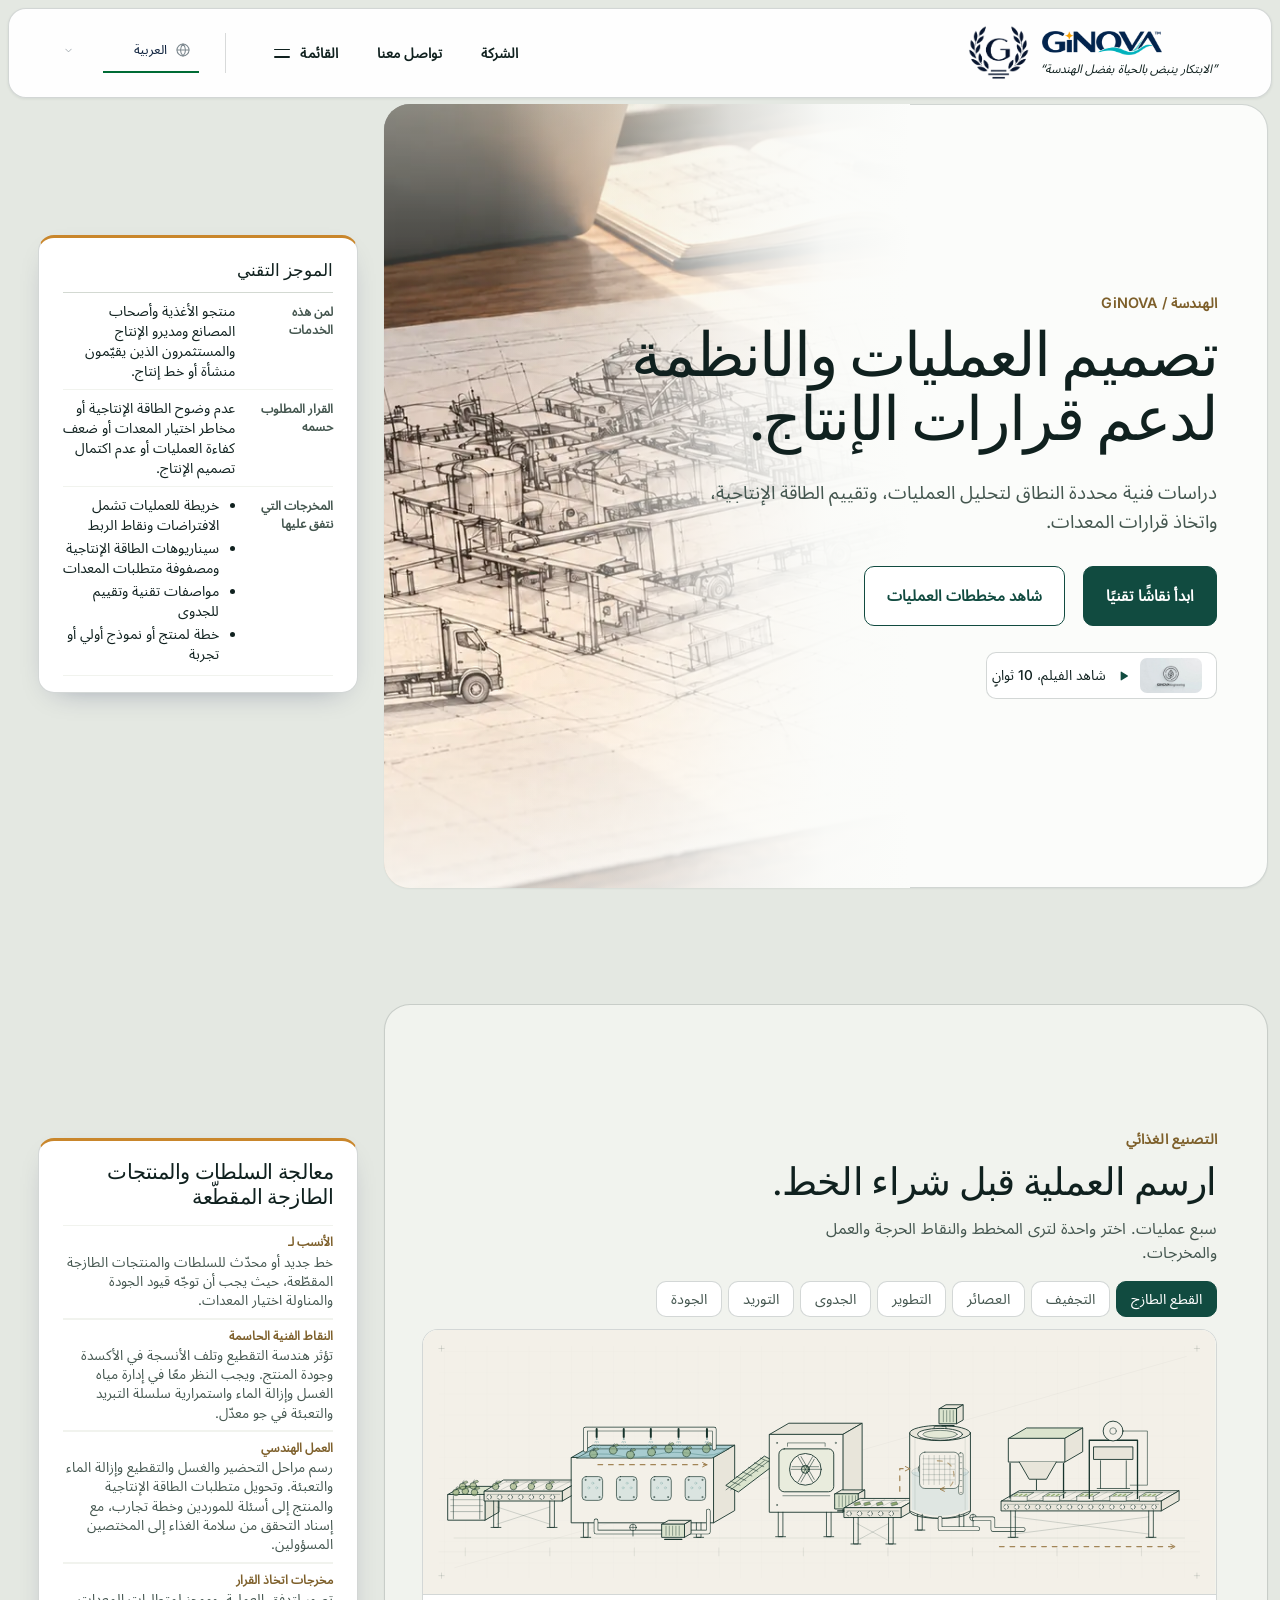
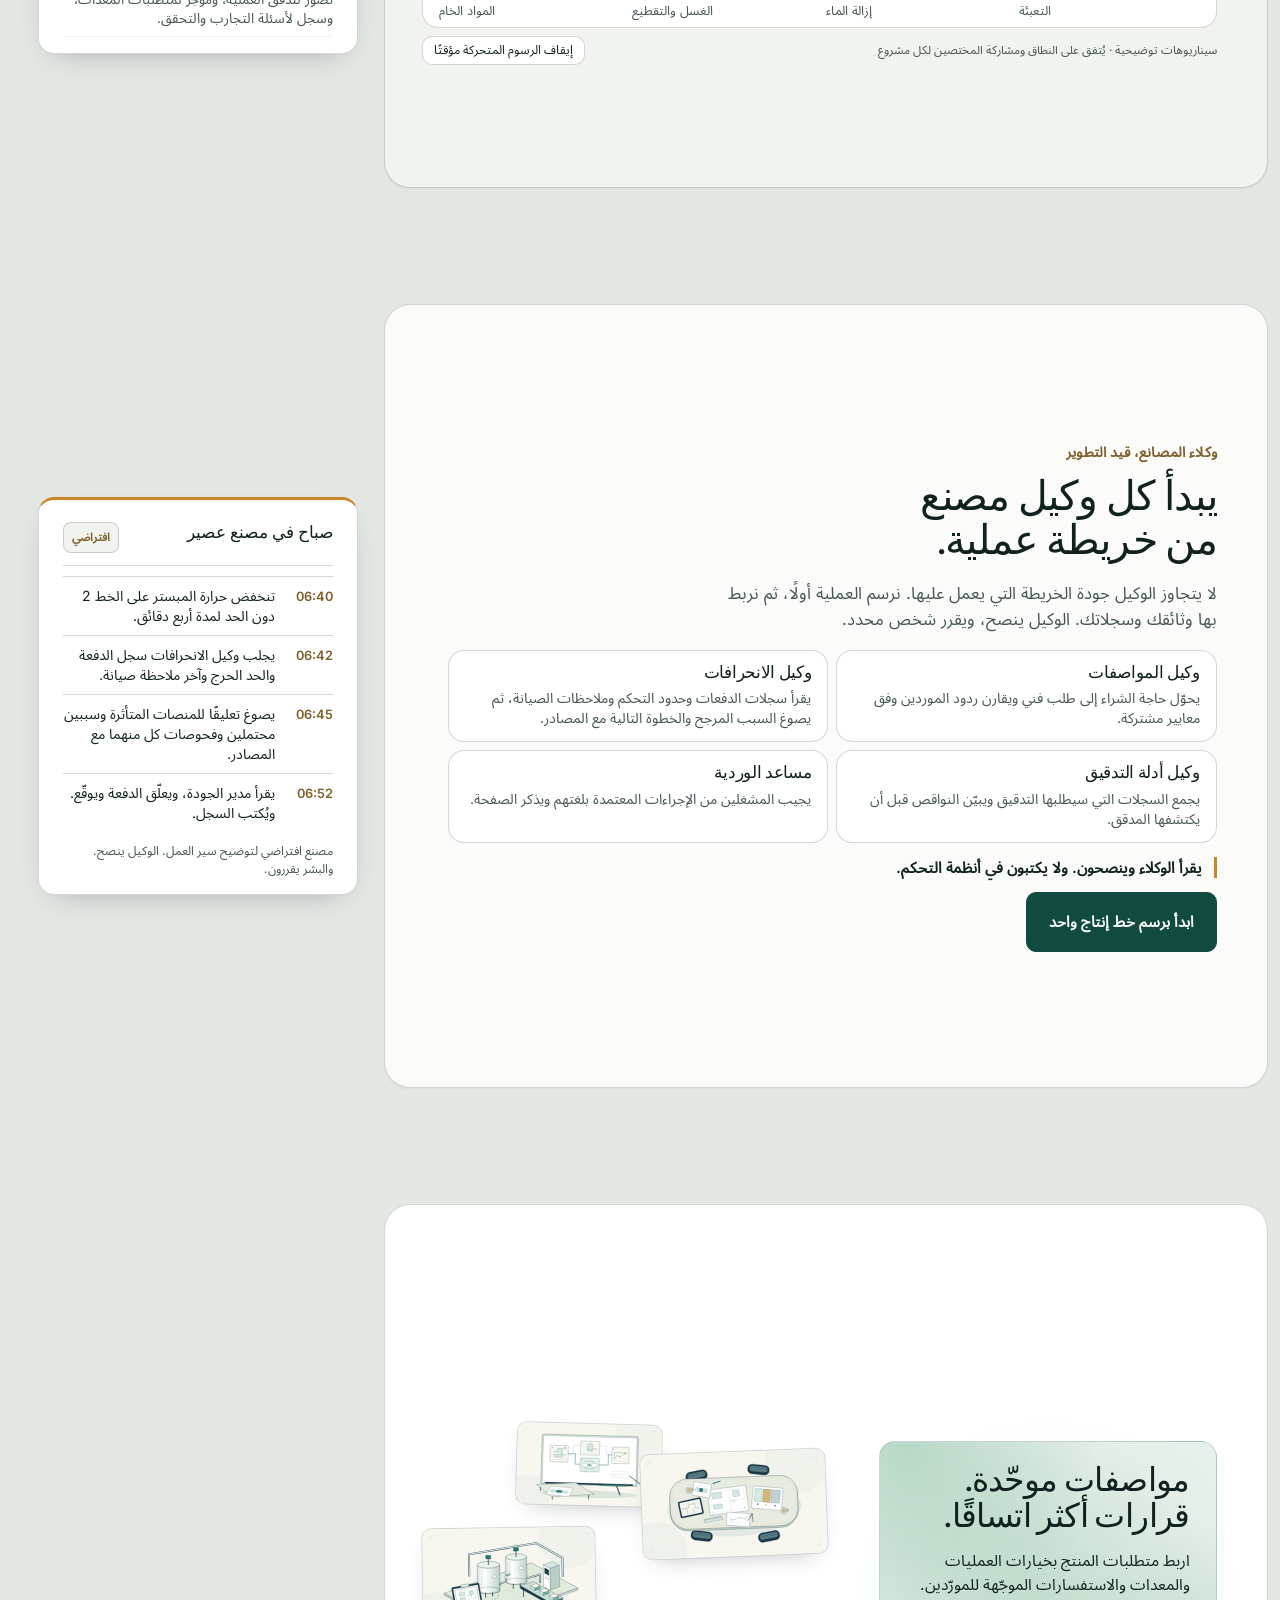
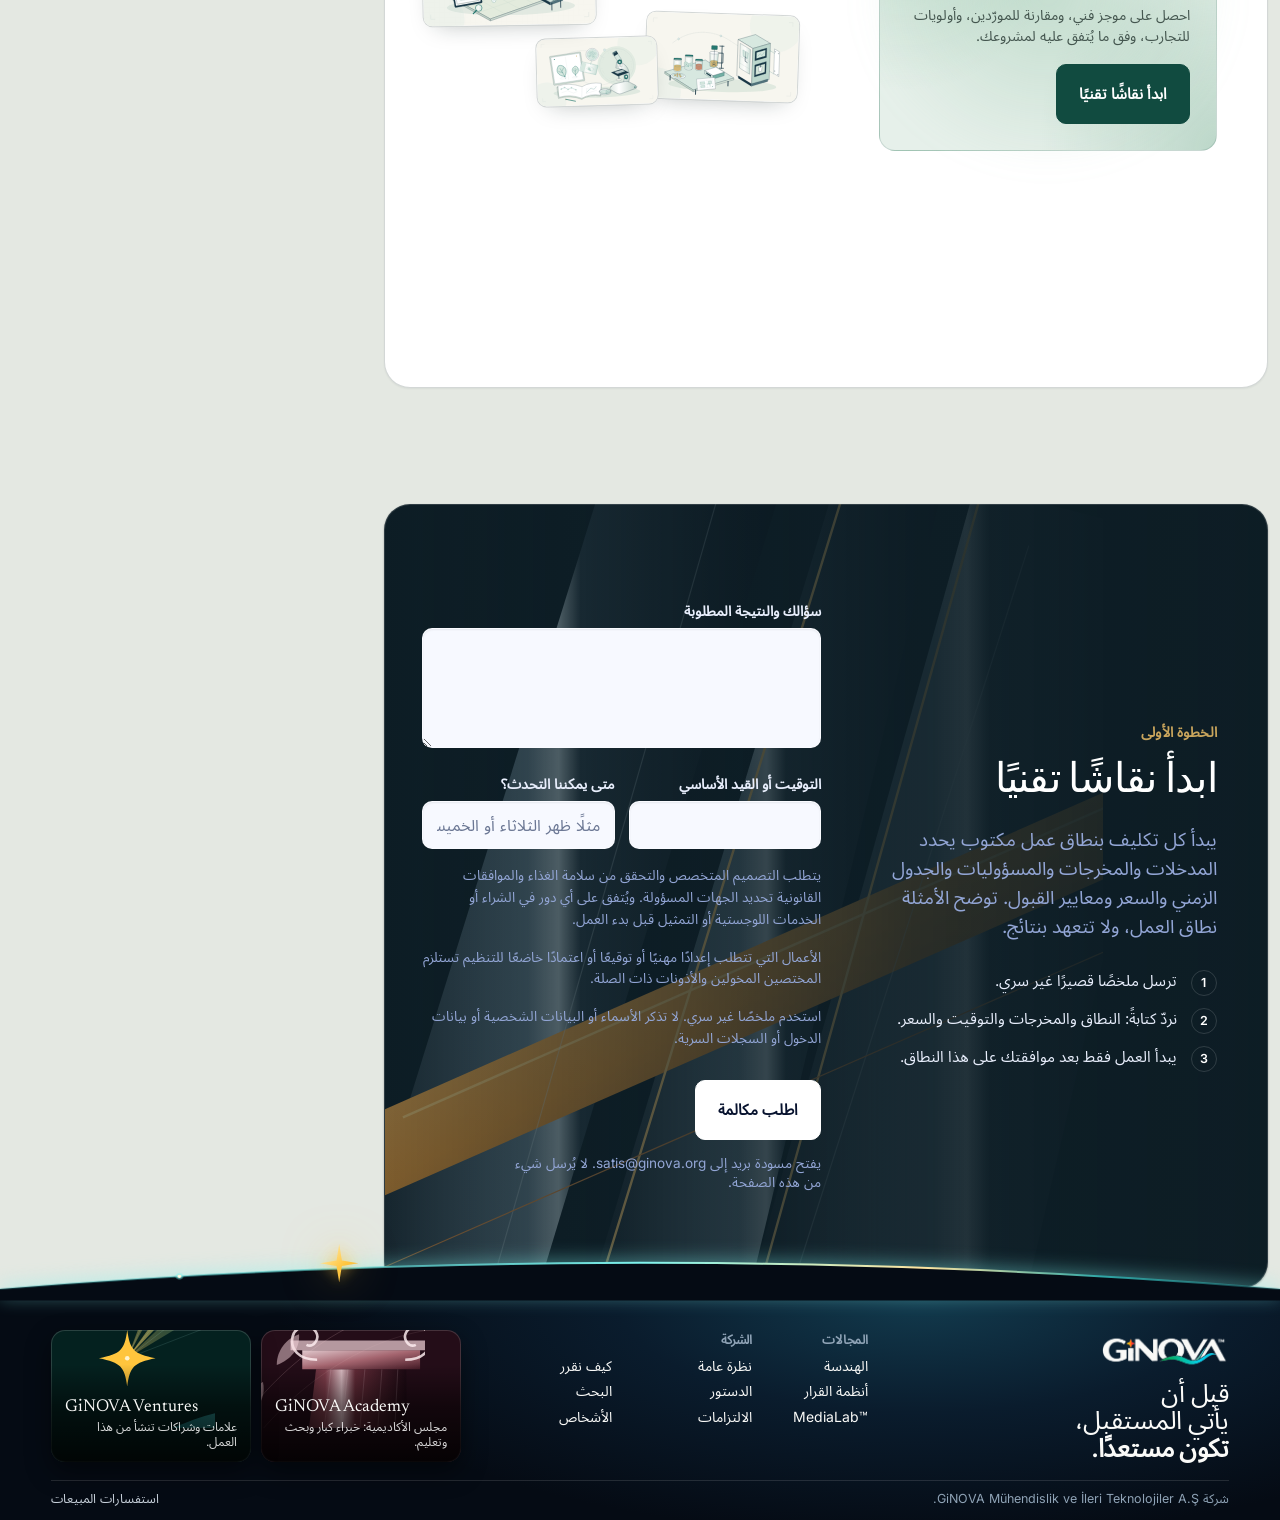
<file: ar/index.html>
<!doctype html>
<html lang="ar" dir="rtl" data-title-key="meta.title">
<head>
<meta charset="utf-8">
<meta name="viewport" content="width=device-width,initial-scale=1">
<title>GiNOVA الهندسة | تصميم العمليات والأنظمة لدعم قرارات الإنتاج</title>
<script>/* Opening: decided before first paint so there is no flash. Not for reduced motion, a deep link or a scrolled page. */
(function(){try{var d=document.documentElement;if(!matchMedia('(prefers-reduced-motion: reduce)').matches&&!document.hidden&&(!location.hash||location.hash==='#intro')&&!(window.scrollY>20)&&!/[?&]still=1/.test(location.search))d.classList.add('intro-play')}catch(e){}})();</script>
<meta name="description" content="دراسات فنية محددة النطاق لتحليل العمليات، وتقييم الطاقة الإنتاجية، واتخاذ قرارات المعدات.">
<link rel="canonical" href="https://engineering.ginova.net/ar/">
<link rel="alternate" hreflang="en" href="https://engineering.ginova.net/">
<link rel="alternate" hreflang="it" href="https://engineering.ginova.net/it/">
<link rel="alternate" hreflang="de" href="https://engineering.ginova.net/de/">
<link rel="alternate" hreflang="es" href="https://engineering.ginova.net/es/">
<link rel="alternate" hreflang="tr" href="https://engineering.ginova.net/tr/">
<link rel="alternate" hreflang="az" href="https://engineering.ginova.net/az/">
<link rel="alternate" hreflang="ar" href="https://engineering.ginova.net/ar/">
<link rel="alternate" hreflang="zh-Hans" href="https://engineering.ginova.net/zh/">
<link rel="alternate" hreflang="x-default" href="https://engineering.ginova.net/">
<meta property="og:type" content="website">
<meta property="og:site_name" content="GiNOVA">
<meta property="og:locale" content="ar_AR">
<meta property="og:title" content="GiNOVA الهندسة | تصميم العمليات والأنظمة لدعم قرارات الإنتاج">
<meta property="og:description" content="دراسات فنية محددة النطاق لتحليل العمليات، وتقييم الطاقة الإنتاجية، واتخاذ قرارات المعدات.">
<meta property="og:url" content="https://engineering.ginova.net/ar/">
<meta property="og:image" content="https://engineering.ginova.net/chrome/og.png">
<meta name="twitter:card" content="summary_large_image">
<script type="application/ld+json">{"@context": "https://schema.org", "@graph": [{"@type": "Organization", "@id": "https://ginova.org/#org", "name": "GiNOVA", "url": "https://ginova.org/", "logo": "https://engineering.ginova.net/chrome/crest.png", "email": "satis@ginova.org"}, {"@type": "WebSite", "@id": "https://engineering.ginova.net/#site", "url": "https://engineering.ginova.net/", "name": "GiNOVA الهندسة", "inLanguage": ["en", "it", "de", "es", "tr", "az", "ar", "zh-Hans"], "publisher": {"@id": "https://ginova.org/#org"}}, {"@type": "WebPage", "url": "https://engineering.ginova.net/ar/", "name": "GiNOVA الهندسة | تصميم العمليات والأنظمة لدعم قرارات الإنتاج", "description": "دراسات فنية محددة النطاق لتحليل العمليات، وتقييم الطاقة الإنتاجية، واتخاذ قرارات المعدات.", "inLanguage": "ar", "isPartOf": {"@id": "https://engineering.ginova.net/#site"}}, {"@type": "Service", "name": "GiNOVA الهندسة", "description": "دراسات فنية محددة النطاق لتحليل العمليات، وتقييم الطاقة الإنتاجية، واتخاذ قرارات المعدات.", "url": "https://engineering.ginova.net/ar/", "provider": {"@id": "https://ginova.org/#org"}, "hasOfferCatalog": {"@type": "OfferCatalog", "name": "التصنيع الغذائي", "itemListElement": [{"@type": "Offer", "itemOffered": {"@type": "Service", "name": "التوريد وتنسيق تدفق الإمدادات", "description": "احتياج دولي لمكوّن أو منتج وسيط مع عدة خيارات للمنتجين أو المعالجة."}}, {"@type": "Offer", "itemOffered": {"@type": "Service", "name": "معالجة السلطات والمنتجات الطازجة المقطّعة", "description": "خط جديد أو محدّث للسلطات والمنتجات الطازجة المقطّعة، حيث يجب أن توجّه قيود الجودة والمناولة اختيار المعدات."}}, {"@type": "Offer", "itemOffered": {"@type": "Service", "name": "التجفيف ونزع الرطوبة", "description": "استثمار في التجفيف أو تغيير منتج يحتاج إلى مسار وخطة تجارب خاصين بالمنتج."}}, {"@type": "Offer", "itemOffered": {"@type": "Service", "name": "عمليات إنتاج العصائر", "description": "خط عصائر أو موجز منتج يتطلب مواءمة خيارات المردود واللب والحفظ والتعبئة."}}, {"@type": "Offer", "itemOffered": {"@type": "Service", "name": "تطوير المنتجات والعمليات", "description": "تركيبة جديدة أو تغيير في العملية ينتقل من مفهوم إلى تجارب منظّمة."}}, {"@type": "Offer", "itemOffered": {"@type": "Service", "name": "الجدوى ودعم التنفيذ", "description": "قرار استثماري أو تنفيذي يتضمّن نطاقات متنافسة للموردين وواجهات غير محسومة في الموقع."}}, {"@type": "Offer", "itemOffered": {"@type": "Service", "name": "إدارة الجودة الشاملة", "description": "نظام إنتاج بضوابط متفرقة أو أدلة غير كافية أو خسائر متكررة في الجودة."}}]}}]}</script>
<link rel="icon" type="image/svg+xml" href="../chrome/favicon.svg">
<link rel="stylesheet" href="../fonts/fonts.css">
<link rel="stylesheet" href="../chrome/chrome.css">
<link rel="stylesheet" href="../style.css">
<link rel="stylesheet" href="../site.css">
</head>
<body>
<a class="gn-skip" href="#main" data-c="skip">انتقل إلى المحتوى</a>
<header class="gn-header" id="gnHeader" style="--gn-accent:#142a34">
  <div class="gn-nav" id="gnNav">
    <a class="gn-brand" href="https://ginova.org/" data-route="https://ginova.org/" data-ca="home" aria-label="GiNOVA">
      <span class="gn-crest"><img src="../chrome/crest.png" width="62" height="56" alt=""><img class="lt" src="../chrome/crest-light.png" width="62" height="56" alt=""></span>
      <span class="gn-word"><span class="gn-wm"><img class="gn-wordmark" src="../chrome/primary.png" width="140" height="32" alt="GiNOVA"><img class="gn-wordmark lt" src="../chrome/primary-light.png" width="140" height="32" alt=""></span><span class="gn-motto" data-c="motto.engineering">“الابتكار ينبض بالحياة بفضل الهندسة”</span></span>
    </a>
    <span class="gn-gap" aria-hidden="true"><span class="gn-sec"><i class="n"></i><i class="rule"></i><b class="t"></b></span></span>
    <div class="gn-links" id="gnLinks">
      <a class="gn-co" id="gnCompany" href="https://ginova.org/company/" data-route="https://ginova.org/company/" data-c="company">الشركة</a>
      <a class="gn-contact" id="gnContact" href="#start" data-ca="nav.contact" aria-label="تواصل معنا"><span class="gn-contact-label" data-c="nav.contact">تواصل معنا</span></a>
      <button class="gn-menu" id="gnMenuBtn" type="button" aria-expanded="false" aria-controls="gnOverlay"><span class="lbl" data-c="menu">القائمة</span><span class="bars" aria-hidden="true"><i></i><i></i></span></button>
      <div class="language-switcher" data-language-theme="portal"><select id="language-select" class="language-native" aria-label="Language"><option data-group="1" value="en" lang="en" dir="ltr">English</option><option data-group="1" value="it" lang="it" dir="ltr">Italiano</option><option data-group="1" value="de" lang="de" dir="ltr">Deutsch</option><option data-group="1" value="es" lang="es" dir="ltr">Español</option><option data-group="2" value="tr" lang="tr" dir="ltr">Türkçe</option><option data-group="2" value="az" lang="az" dir="ltr">Azerbaycani</option><option data-group="3" value="ar" lang="ar" dir="rtl" selected>العربية</option><option data-group="3" value="zh" lang="zh-Hans" dir="ltr">简体中文</option></select></div>
    </div>
  </div>
  <span class="gn-prog" aria-hidden="true"><i></i></span>
</header>
<div class="gn-ov" id="gnOverlay" role="dialog" aria-modal="true" data-ca="menu" aria-label="القائمة" data-site="engineering" data-cur="engineering">
  <div class="gn-ovbg" aria-hidden="true"><i class="l" data-s="engineering" style="background-color:#07131b;background-image:url(../chrome/pop-engineering.svg);background-position:center 64%"></i><i class="l" data-s="decision" style="background-color:#050934;background-image:url(../chrome/pop-decision.svg);background-position:center 34%"></i><i class="l" data-s="medialab" style="background-color:#1a0b2e;background-image:url(../chrome/pop-medialab.svg);background-position:center 42%"></i><i class="l" data-s="academy" style="background-color:#240d18;background-image:url(../chrome/pop-academy.svg);background-position:right 20%"></i><i class="l" data-s="ventures" style="background-color:#04211f;background-image:url(../chrome/pop-ventures.svg);background-position:right 14%"></i><i class="wash"></i></div>
  <div class="gn-ovin">
    <nav class="gn-ovsites" data-ca="sites" aria-label="مواقع GiNOVA.NET">
      <p class="gn-ph" data-c="sites.h">GiNOVA.NET</p>
      <ol>
        <li class="is-cur"><div class="gn-row" aria-current="page"><span class="ix">01</span><span class="nm" data-c="nav.engineering">الهندسة</span><em class="here" data-c="here">أنت هنا</em><span class="d" data-c="d.engineering">أنظمة الإنتاج ودراسات الجدوى وتطوير المنتجات والعمليات، بما في ذلك الغذائية.</span></div></li>
        <li><a class="gn-row" href="https://consultancy.ginova.net/" data-route="https://consultancy.ginova.net/" data-s="decision"><span class="ix">02</span><span class="nm" data-c="nav.decision">أنظمة القرار</span><svg class="go" viewBox="0 0 24 24" width="22" height="22" fill="none" stroke="currentColor" stroke-width="1.6" stroke-linecap="round" stroke-linejoin="round" aria-hidden="true"><path d="M7 17 17 7M8 7h9v9"/></svg><span class="d" data-c="d.decision">الاستشارات والبيانات والذكاء الاصطناعي: سؤال قرار واحد، رسوم ثابتة، ملف قرار استثماري واحد.</span></a></li>
        <li><a class="gn-row" href="https://medialab.ginova.net/" data-route="https://medialab.ginova.net/" data-s="medialab"><span class="ix">03</span><span class="nm" dir="ltr" data-c="nav.medialab">MediaLab™</span><svg class="go" viewBox="0 0 24 24" width="22" height="22" fill="none" stroke="currentColor" stroke-width="1.6" stroke-linecap="round" stroke-linejoin="round" aria-hidden="true"><path d="M7 17 17 7M8 7h9v9"/></svg><span class="d" data-c="d.medialab">الويب والأفلام والصوت واتصالات العلامة التجارية حسب الطلب.</span></a></li>
        <li><a class="gn-row" href="https://academy.ginova.net/" data-route="https://academy.ginova.net/" data-s="academy"><span class="ix">04</span><span class="nm" data-c="nav.academy">الأكاديمية</span><svg class="go" viewBox="0 0 24 24" width="22" height="22" fill="none" stroke="currentColor" stroke-width="1.6" stroke-linecap="round" stroke-linejoin="round" aria-hidden="true"><path d="M7 17 17 7M8 7h9v9"/></svg><span class="d" data-c="d.academy">مجلس الأكاديمية: خبراء كبار وبحث وتعليم.</span></a></li>
        <li><a class="gn-row" href="https://ventures.ginova.net/" data-route="https://ventures.ginova.net/" data-s="ventures"><span class="ix">05</span><span class="nm" data-c="nav.ventures">Ventures</span><svg class="go" viewBox="0 0 24 24" width="22" height="22" fill="none" stroke="currentColor" stroke-width="1.6" stroke-linecap="round" stroke-linejoin="round" aria-hidden="true"><path d="M7 17 17 7M8 7h9v9"/></svg><span class="d" data-c="d.ventures">علامات وشراكات تنشأ من هذا العمل.</span></a></li>
      </ol>
    </nav>
    <nav class="gn-ovpage" data-ca="pagenav" aria-label="pagenav">
      <p class="gn-ph" data-c="menu.page">في هذه الصفحة</p>
      <ol>
        <li><a class="gn-pl" href="#intro" data-c="rail.promise">الوعد</a></li>
        <li><a class="gn-pl" href="#processes" data-c="rail.processes">العمليات</a></li>
        <li><a class="gn-pl" href="#plant-agents" data-c="rail.agents">وكلاء المصانع</a></li>
        <li><a class="gn-pl" href="#limits" data-c="rail.spec">المواصفات</a></li>
        <li><a class="gn-pl" href="#start" data-c="rail.start">ابدأ</a></li>
      </ol>
      <a class="gn-all" href="https://ginova.org/#gn-company-overview" data-route="https://ginova.org/#gn-company-overview" data-c="nav.about">من نحن</a>
    </nav>
    <div class="gn-ovfoot" id="gnOvFoot"></div>
  </div>
</div>


<div class="field" aria-hidden="true"><span>01</span><b data-c="nav.engineering">الهندسة</b></div>

<main id="main">

<!-- 1. Promise: the headline, with the technical brief resting on the card -->
<section id="intro" class="screen s-intro" data-nav="rail.promise" aria-labelledby="h-intro">
  <div class="curtains" aria-hidden="true">
    <div class="cur p1 home"><span>01</span><b data-c="nav.engineering">الهندسة</b></div>
    <div class="cur p2 c-dec"><span>02</span><b data-c="nav.decision">أنظمة القرار</b></div>
    <div class="cur p3 c-med"><span>03</span><b data-c="nav.medialab" dir="ltr">MediaLab™</b></div>
  </div>
  <div class="hero-art" aria-hidden="true"><img src="../img/hero/blueprint.webp" alt="" width="1500" height="844" fetchpriority="high" decoding="async"></div>
  <div class="wrap intro-grid">
    <div class="intro-copy">
      <p class="kicker" data-t="intro.kicker">الهندسة / GiNOVA</p>
      <h1 id="h-intro" data-t="intro.h1">تصميم العمليات والأنظمة لدعم قرارات الإنتاج.</h1>
      <p class="lede" data-t="intro.lede">دراسات فنية محددة النطاق لتحليل العمليات، وتقييم الطاقة الإنتاجية، واتخاذ قرارات المعدات.</p>
      <p class="actions">
        <a class="btn btn-solid" href="#start" data-t="intro.cta1">ابدأ نقاشًا تقنيًا</a>
        <a class="btn btn-line" href="#processes" data-t="intro.cta2">شاهد مخططات العمليات</a>
      </p>
      <button class="filmchip" id="filmOpen" type="button" aria-haspopup="dialog">
        <span class="thumb" aria-hidden="true"></span>
        <svg class="pl" viewBox="0 0 24 24" width="14" height="14" fill="currentColor" aria-hidden="true"><path d="M8 5.5v13a1 1 0 0 0 1.5.86l10.5-6.5a1 1 0 0 0 0-1.72L9.5 4.64A1 1 0 0 0 8 5.5Z"/></svg>
        <span class="ft" data-t="film.open">شاهد الفيلم، 10 ثوانٍ</span>
      </button>
    </div>
    <figure class="sheet" data-taria="sheet.label" aria-label="الموجز التقني">
      <div class="sheet-head"><span data-t="sheet.head">الموجز التقني</span></div>
      <dl>
        <div><dt data-t="sheet.who">لمن هذه الخدمات</dt><dd data-t="sheet.who.v">منتجو الأغذية وأصحاب المصانع ومديرو الإنتاج والمستثمرون الذين يقيّمون منشأة أو خط إنتاج.</dd></div>
        <div><dt data-t="sheet.dec">القرار المطلوب حسمه</dt><dd data-t="sheet.dec.v">عدم وضوح الطاقة الإنتاجية أو مخاطر اختيار المعدات أو ضعف كفاءة العمليات أو عدم اكتمال تصميم الإنتاج.</dd></div>
        <div><dt data-t="sheet.out">المخرجات التي نتفق عليها</dt><dd><ul><li><span data-t="sheet.out.0">خريطة للعمليات تشمل الافتراضات ونقاط الربط</span></li><li><span data-t="sheet.out.1">سيناريوهات الطاقة الإنتاجية ومصفوفة متطلبات المعدات</span></li><li><span data-t="sheet.out.2">مواصفات تقنية وتقييم للجدوى</span></li><li><span data-t="sheet.out.3">خطة لمنتج أو نموذج أولي أو تجربة</span></li></ul></dd></div>
      </dl>
    </figure>
  </div>
</section>

<!-- 2. Processes: seven charts; the detail rests on the card -->
<section id="processes" class="screen s-tabs s-proc s-alt" data-nav="rail.processes" aria-labelledby="h-proc">
  <div class="tabgrid" data-tabset>
    <div class="tabcol">
      <p class="kicker" data-t="proc.kicker">التصنيع الغذائي</p>
      <h2 id="h-proc" data-t="proc.h2">ارسم العملية قبل شراء الخط.</h2>
      <p class="lede" data-t="proc.lede">سبع عمليات. اختر واحدة لترى المخطط والنقاط الحرجة والعمل والمخرجات.</p>
      <div class="tablist proc-tabs" role="tablist" data-taria="proc.kicker" aria-label="التصنيع الغذائي">
        <button role="tab" type="button" id="tp1" aria-controls="pc1 pp1" aria-selected="true"><span data-t="proc.1.s">القطع الطازج</span></button>
        <button role="tab" type="button" id="tp2" aria-controls="pc2 pp2" aria-selected="false"><span data-t="proc.2.s">التجفيف</span></button>
        <button role="tab" type="button" id="tp3" aria-controls="pc3 pp3" aria-selected="false"><span data-t="proc.3.s">العصائر</span></button>
        <button role="tab" type="button" id="tp4" aria-controls="pc4 pp4" aria-selected="false"><span data-t="proc.4.s">التطوير</span></button>
        <button role="tab" type="button" id="tp5" aria-controls="pc5 pp5" aria-selected="false"><span data-t="proc.5.s">الجدوى</span></button>
        <button role="tab" type="button" id="tp0" aria-controls="pc0 pp0" aria-selected="false"><span data-t="proc.0.s">التوريد</span></button>
        <button role="tab" type="button" id="tp6" aria-controls="pc6 pp6" aria-selected="false"><span data-t="proc.6.s">الجودة</span></button>
      </div>
        <div class="chart" id="pc1" role="tabpanel" aria-labelledby="tp1">
          <figure><div class="chart-scroll" tabindex="0" data-taria="alt.1" aria-label="منتجات طازجة تمر عبر معدات الغسل والتقطيع وإزالة الماء والتعبئة."><svg role="img" focusable="false" data-taria="alt.1" aria-label="منتجات طازجة تمر عبر معدات الغسل والتقطيع وإزالة الماء والتعبئة." viewBox="0 0 1200 400" fill="none" class="process-wireframe"><defs><pattern id="w1-fresh-cut-grid" width="32" height="32" patternunits="userSpaceOnUse"><path d="M32 0H0V32" fill="none" stroke="#17342c" stroke-opacity=".055" stroke-width=".7"></path></pattern><marker id="w1-fresh-cut-arrow" viewBox="0 0 8 8" refx="7" refy="4" markerwidth="5" markerheight="5" orient="auto-start-reverse"><path d="M1 1L7 4L1 7" fill="none" stroke="#9a7a47" stroke-width="1.15" stroke-linejoin="round"></path></marker></defs><g id="wire-scene-1"><rect width="1200" height="400" fill="#f3f0e8"></rect><rect x="24" y="24" width="1152" height="352" fill="url(#w1-fresh-cut-grid)"></rect><g stroke="#17342c" stroke-width="1.35" stroke-linecap="round" stroke-linejoin="round"><path d="M24 336H1176 M48 360L1156 40" stroke-opacity=".055" stroke-width=".8"></path><path d="M64 330v12" stroke-opacity=".18" stroke-width=".75"></path><path d="M192 330v12" stroke-opacity=".18" stroke-width=".75"></path><path d="M320 330v12" stroke-opacity=".18" stroke-width=".75"></path><path d="M448 330v12" stroke-opacity=".18" stroke-width=".75"></path><path d="M576 330v12" stroke-opacity=".18" stroke-width=".75"></path><path d="M704 330v12" stroke-opacity=".18" stroke-width=".75"></path><path d="M832 330v12" stroke-opacity=".18" stroke-width=".75"></path><path d="M960 330v12" stroke-opacity=".18" stroke-width=".75"></path><path d="M1088 330v12" stroke-opacity=".18" stroke-width=".75"></path><path d="M24 28h8M28 24v8" stroke-opacity=".25" stroke-width=".8"></path><path d="M1168 28h8M1172 24v8" stroke-opacity=".25" stroke-width=".8"></path><path d="M24 372h8M28 368v8" stroke-opacity=".25" stroke-width=".8"></path><path d="M1168 372h8M1172 368v8" stroke-opacity=".25" stroke-width=".8"></path><path d="M47 315H1153" stroke-opacity=".16" stroke-width=".8"></path><polygon points="38,249 59,236.82 115,236.82 94,249" fill="#dbe4ce"></polygon><polygon points="94,249 115,236.82 115,275.82 94,288" fill="#e4e2d5"></polygon><rect x="38" y="249" width="56" height="39" fill="#f3f0e8"></rect><path d="M42 257h48" stroke-width=".7" stroke-opacity=".65"></path><path d="M42 266h48" stroke-width=".7" stroke-opacity=".65"></path><path d="M42 275h48" stroke-width=".7" stroke-opacity=".65"></path><line x1="46" y1="251" x2="46" y2="286" stroke-width=".8"></line><line x1="86" y1="251" x2="86" y2="286" stroke-width=".8"></line><circle cx="50" cy="246" r="5" fill="#91aa70" fill-opacity=".58" stroke-width=".8"></circle><path d="M50 242q-1 -4 2 -5" stroke-width=".65"></path><path d="M51 240q6 -5 7 0q-4 3 -7 0" fill="#91aa70" fill-opacity=".65" stroke-width=".6"></path><circle cx="64" cy="244" r="5" fill="#91aa70" fill-opacity=".58" stroke-width=".8"></circle><path d="M64 240q-1 -4 2 -5" stroke-width=".65"></path><path d="M65 238q6 -5 7 0q-4 3 -7 0" fill="#91aa70" fill-opacity=".65" stroke-width=".6"></path><circle cx="78" cy="246" r="5" fill="#91aa70" fill-opacity=".58" stroke-width=".8"></circle><path d="M78 242q-1 -4 2 -5" stroke-width=".65"></path><path d="M79 240q6 -5 7 0q-4 3 -7 0" fill="#91aa70" fill-opacity=".65" stroke-width=".6"></path><circle cx="60" cy="237" r="5" fill="#91aa70" fill-opacity=".58" stroke-width=".8"></circle><path d="M60 233q-1 -4 2 -5" stroke-width=".65"></path><path d="M61 231q6 -5 7 0q-4 3 -7 0" fill="#91aa70" fill-opacity=".65" stroke-width=".6"></path><circle cx="76" cy="236" r="5" fill="#91aa70" fill-opacity=".58" stroke-width=".8"></circle><path d="M76 232q-1 -4 2 -5" stroke-width=".65"></path><path d="M77 230q6 -5 7 0q-4 3 -7 0" fill="#91aa70" fill-opacity=".65" stroke-width=".6"></path><polygon points="93,244 122,227.18 240,227.18 211,244" fill="#f3f0e8"></polygon><polygon points="211,244 240,227.18 240,242.18 211,259" fill="#e8e5da"></polygon><rect x="93" y="244" width="118" height="15" fill="#e8e5da"></rect><path d="M97 249h110M126 230.18h110" stroke-width=".7" stroke-opacity=".55"></path><g class="conveyor-rollers"><circle cx="100" cy="253" r="3.6" fill="#f3f0e8" stroke-width=".9"></circle><line x1="102" y1="242" x2="127" y2="229.18" stroke-width=".6" stroke-opacity=".4"></line><circle cx="116" cy="253" r="3.6" fill="#f3f0e8" stroke-width=".9"></circle><line x1="118" y1="242" x2="143" y2="229.18" stroke-width=".6" stroke-opacity=".4"></line><circle cx="132" cy="253" r="3.6" fill="#f3f0e8" stroke-width=".9"></circle><line x1="134" y1="242" x2="159" y2="229.18" stroke-width=".6" stroke-opacity=".4"></line><circle cx="148" cy="253" r="3.6" fill="#f3f0e8" stroke-width=".9"></circle><line x1="150" y1="242" x2="175" y2="229.18" stroke-width=".6" stroke-opacity=".4"></line><circle cx="164" cy="253" r="3.6" fill="#f3f0e8" stroke-width=".9"></circle><line x1="166" y1="242" x2="191" y2="229.18" stroke-width=".6" stroke-opacity=".4"></line><circle cx="180" cy="253" r="3.6" fill="#f3f0e8" stroke-width=".9"></circle><line x1="182" y1="242" x2="207" y2="229.18" stroke-width=".6" stroke-opacity=".4"></line><circle cx="196" cy="253" r="3.6" fill="#f3f0e8" stroke-width=".9"></circle><line x1="198" y1="242" x2="223" y2="229.18" stroke-width=".6" stroke-opacity=".4"></line></g><path d="M107 259v40h7v-40M103 299h15" stroke-width="1.15"></path><path d="M192 259v40h7v-40M188 299h15" stroke-width="1.15"></path><path d="M112 294L192 268M112 268L192 294" stroke-width=".65" stroke-opacity=".4"></path><circle cx="110" cy="237" r="5" fill="#91aa70" fill-opacity=".58" stroke-width=".8"></circle><path d="M110 233q-1 -4 2 -5" stroke-width=".65"></path><path d="M111 231q6 -5 7 0q-4 3 -7 0" fill="#91aa70" fill-opacity=".65" stroke-width=".6"></path><circle cx="137" cy="237" r="5" fill="#91aa70" fill-opacity=".58" stroke-width=".8"></circle><path d="M137 233q-1 -4 2 -5" stroke-width=".65"></path><path d="M138 231q6 -5 7 0q-4 3 -7 0" fill="#91aa70" fill-opacity=".65" stroke-width=".6"></path><circle cx="164" cy="237" r="5" fill="#91aa70" fill-opacity=".58" stroke-width=".8"></circle><path d="M164 233q-1 -4 2 -5" stroke-width=".65"></path><path d="M165 231q6 -5 7 0q-4 3 -7 0" fill="#91aa70" fill-opacity=".65" stroke-width=".6"></path><circle cx="191" cy="237" r="5" fill="#91aa70" fill-opacity=".58" stroke-width=".8"></circle><path d="M191 233q-1 -4 2 -5" stroke-width=".65"></path><path d="M192 231q6 -5 7 0q-4 3 -7 0" fill="#91aa70" fill-opacity=".65" stroke-width=".6"></path><polygon points="225,193 257,174.44 472,174.44 440,193" fill="#a8ccd0"></polygon><polygon points="440,193 472,174.44 472,273.44 440,292" fill="#e8e5da"></polygon><rect x="225" y="193" width="215" height="99" fill="#f3f0e8"></rect><polygon points="233,194 258,180 463,180 438,194" fill="#a8ccd0" fill-opacity=".7" stroke-width=".85"></polygon><path d="M238 193Q268 184 294 190T350 189T412 188T459 180" stroke="#6e9f9e" stroke-width="1.1"></path><circle cx="258" cy="188" r="6" fill="#91aa70" fill-opacity=".58" stroke-width=".8"></circle><path d="M258 183q-1 -4 2 -5" stroke-width=".65"></path><path d="M259 181q6 -5 7 0q-4 3 -7 0" fill="#91aa70" fill-opacity=".65" stroke-width=".6"></path><circle cx="288" cy="182" r="6" fill="#91aa70" fill-opacity=".58" stroke-width=".8"></circle><path d="M288 177q-1 -4 2 -5" stroke-width=".65"></path><path d="M289 175q6 -5 7 0q-4 3 -7 0" fill="#91aa70" fill-opacity=".65" stroke-width=".6"></path><circle cx="314" cy="189" r="6" fill="#91aa70" fill-opacity=".58" stroke-width=".8"></circle><path d="M314 184q-1 -4 2 -5" stroke-width=".65"></path><path d="M315 182q6 -5 7 0q-4 3 -7 0" fill="#91aa70" fill-opacity=".65" stroke-width=".6"></path><circle cx="346" cy="185" r="6" fill="#91aa70" fill-opacity=".58" stroke-width=".8"></circle><path d="M346 180q-1 -4 2 -5" stroke-width=".65"></path><path d="M347 178q6 -5 7 0q-4 3 -7 0" fill="#91aa70" fill-opacity=".65" stroke-width=".6"></path><circle cx="372" cy="180" r="6" fill="#91aa70" fill-opacity=".58" stroke-width=".8"></circle><path d="M372 175q-1 -4 2 -5" stroke-width=".65"></path><path d="M373 173q6 -5 7 0q-4 3 -7 0" fill="#91aa70" fill-opacity=".65" stroke-width=".6"></path><circle cx="399" cy="186" r="6" fill="#91aa70" fill-opacity=".58" stroke-width=".8"></circle><path d="M399 181q-1 -4 2 -5" stroke-width=".65"></path><path d="M400 179q6 -5 7 0q-4 3 -7 0" fill="#91aa70" fill-opacity=".65" stroke-width=".6"></path><circle cx="429" cy="180" r="6" fill="#91aa70" fill-opacity=".58" stroke-width=".8"></circle><path d="M429 175q-1 -4 2 -5" stroke-width=".65"></path><path d="M430 173q6 -5 7 0q-4 3 -7 0" fill="#91aa70" fill-opacity=".65" stroke-width=".6"></path><rect x="241" y="222" width="31" height="36" rx="6" fill="#a8ccd0" fill-opacity=".35" stroke-width="1"></rect><circle cx="246" cy="227" r="0.9" stroke-width=".75"></circle><circle cx="267" cy="227" r="0.9" stroke-width=".75"></circle><circle cx="246" cy="253" r="0.9" stroke-width=".75"></circle><circle cx="267" cy="253" r="0.9" stroke-width=".75"></circle><circle cx="251" cy="239" r="1.6" stroke="#6e9f9e" stroke-opacity=".7" stroke-width=".6"></circle><circle cx="257" cy="232" r="1.6" stroke="#6e9f9e" stroke-opacity=".7" stroke-width=".6"></circle><circle cx="263" cy="239" r="1.6" stroke="#6e9f9e" stroke-opacity=".7" stroke-width=".6"></circle><rect x="293" y="222" width="31" height="36" rx="6" fill="#a8ccd0" fill-opacity=".35" stroke-width="1"></rect><circle cx="298" cy="227" r="0.9" stroke-width=".75"></circle><circle cx="319" cy="227" r="0.9" stroke-width=".75"></circle><circle cx="298" cy="253" r="0.9" stroke-width=".75"></circle><circle cx="319" cy="253" r="0.9" stroke-width=".75"></circle><circle cx="303" cy="239" r="1.6" stroke="#6e9f9e" stroke-opacity=".7" stroke-width=".6"></circle><circle cx="309" cy="232" r="1.6" stroke="#6e9f9e" stroke-opacity=".7" stroke-width=".6"></circle><circle cx="315" cy="239" r="1.6" stroke="#6e9f9e" stroke-opacity=".7" stroke-width=".6"></circle><rect x="345" y="222" width="31" height="36" rx="6" fill="#a8ccd0" fill-opacity=".35" stroke-width="1"></rect><circle cx="350" cy="227" r="0.9" stroke-width=".75"></circle><circle cx="371" cy="227" r="0.9" stroke-width=".75"></circle><circle cx="350" cy="253" r="0.9" stroke-width=".75"></circle><circle cx="371" cy="253" r="0.9" stroke-width=".75"></circle><circle cx="355" cy="239" r="1.6" stroke="#6e9f9e" stroke-opacity=".7" stroke-width=".6"></circle><circle cx="361" cy="232" r="1.6" stroke="#6e9f9e" stroke-opacity=".7" stroke-width=".6"></circle><circle cx="367" cy="239" r="1.6" stroke="#6e9f9e" stroke-opacity=".7" stroke-width=".6"></circle><rect x="397" y="222" width="31" height="36" rx="6" fill="#a8ccd0" fill-opacity=".35" stroke-width="1"></rect><circle cx="402" cy="227" r="0.9" stroke-width=".75"></circle><circle cx="423" cy="227" r="0.9" stroke-width=".75"></circle><circle cx="402" cy="253" r="0.9" stroke-width=".75"></circle><circle cx="423" cy="253" r="0.9" stroke-width=".75"></circle><circle cx="407" cy="239" r="1.6" stroke="#6e9f9e" stroke-opacity=".7" stroke-width=".6"></circle><circle cx="413" cy="232" r="1.6" stroke="#6e9f9e" stroke-opacity=".7" stroke-width=".6"></circle><circle cx="419" cy="239" r="1.6" stroke="#6e9f9e" stroke-opacity=".7" stroke-width=".6"></circle><path d="M243 292v22h7v-22M239 314h15" stroke-width="1.15"></path><path d="M414 292v22h7v-22M410 314h15" stroke-width="1.15"></path><path d="M246 182V150H441V179" stroke="#17342c" stroke-width="6.8"></path><path d="M246 182V150H441V179" stroke="#f3f0e8" stroke-width="5"></path><path d="M263 150v12" stroke-width="3"></path><path d="M263 164l-7 17M263 164v18M263 164l7 17" stroke="#7fa5a5" stroke-dasharray="2 3" stroke-width=".8"></path><path d="M304 150v12" stroke-width="3"></path><path d="M304 164l-7 17M304 164v18M304 164l7 17" stroke="#7fa5a5" stroke-dasharray="2 3" stroke-width=".8"></path><path d="M345 150v12" stroke-width="3"></path><path d="M345 164l-7 17M345 164v18M345 164l7 17" stroke="#7fa5a5" stroke-dasharray="2 3" stroke-width=".8"></path><path d="M387 150v12" stroke-width="3"></path><path d="M387 164l-7 17M387 164v18M387 164l7 17" stroke="#7fa5a5" stroke-dasharray="2 3" stroke-width=".8"></path><path d="M430 150v12" stroke-width="3"></path><path d="M430 164l-7 17M430 164v18M430 164l7 17" stroke="#7fa5a5" stroke-dasharray="2 3" stroke-width=".8"></path><path d="M262 289V306H432V274" stroke="#17342c" stroke-width="6.8"></path><path d="M262 289V306H432V274" stroke="#f3f0e8" stroke-width="5"></path><polygon points="362,294 372,288.2 406,288.2 396,294" fill="#e8e5da"></polygon><polygon points="396,294 406,288.2 406,308.2 396,314" fill="#e8e5da"></polygon><rect x="362" y="294" width="34" height="20" fill="#dbe4ce"></rect><line x1="368" y1="297" x2="368" y2="311" stroke-width=".65"></line><line x1="373" y1="297" x2="373" y2="311" stroke-width=".65"></line><line x1="378" y1="297" x2="378" y2="311" stroke-width=".65"></line><line x1="383" y1="297" x2="383" y2="311" stroke-width=".65"></line><line x1="388" y1="297" x2="388" y2="311" stroke-width=".65"></line><path d="M366 317h26" stroke-width="2"></path><circle cx="318" cy="299" r="5" fill="#f3f0e8" stroke-width="1"></circle><path d="M313 299h10M318 294v10" stroke-width=".8"></path><line x1="318" y1="304" x2="318" y2="312" stroke-width="1"></line><path d="M265 204H430" class="flow-path" stroke="#9a7a47" stroke-width="1.9" stroke-dasharray="7 9" marker-end="url(#w1-fresh-cut-arrow)" stroke-opacity=".9"></path><path d="M459 235L517 191L536 201L478 245Z" fill="#dbe4ce"></path><path d="M459 242L517 198M466 242L524 198" stroke-width=".85"></path><path d="M466 229l14 6" stroke-width=".8"></path><path d="M475 222l14 6" stroke-width=".8"></path><path d="M484 215l14 6" stroke-width=".8"></path><path d="M493 208l14 6" stroke-width=".8"></path><path d="M502 201l14 6" stroke-width=".8"></path><path d="M511 194l14 6" stroke-width=".8"></path><polygon points="525,158 554,141.18 665,141.18 636,158" fill="#e8e5da"></polygon><polygon points="636,158 665,141.18 665,259.18 636,276" fill="#e8e5da"></polygon><rect x="525" y="158" width="111" height="118" fill="#f3f0e8"></rect><rect x="539" y="180" width="83" height="65" rx="8" fill="#dbe4ce" fill-opacity=".42"></rect><circle cx="579" cy="211" r="24" fill="#f3f0e8"></circle><circle cx="579" cy="211" r="6" fill="#dbe4ce"></circle><path d="M557 211H601M559 207H599" stroke-width=".8" transform="rotate(0 579 211)"></path><path d="M557 211H601M559 207H599" stroke-width=".8" transform="rotate(60 579 211)"></path><path d="M557 211H601M559 207H599" stroke-width=".8" transform="rotate(120 579 211)"></path><path d="M552 176V171H609V176M545 251H616" stroke-width=".8"></path><circle cx="536" cy="171" r="0.9" stroke-width=".75"></circle><circle cx="625" cy="171" r="0.9" stroke-width=".75"></circle><circle cx="536" cy="265" r="0.9" stroke-width=".75"></circle><circle cx="625" cy="265" r="0.9" stroke-width=".75"></circle><path d="M538 276v37h7v-37M534 313h15" stroke-width="1.15"></path><path d="M611 276v37h7v-37M607 313h15" stroke-width="1.15"></path><polygon points="624,248 634,242.2 669,242.2 659,248" fill="#e8e5da"></polygon><polygon points="659,248 669,242.2 669,265.2 659,271" fill="#e8e5da"></polygon><rect x="624" y="248" width="35" height="23" fill="#dbe4ce"></rect><line x1="630" y1="251" x2="630" y2="268" stroke-width=".65"></line><line x1="635" y1="251" x2="635" y2="268" stroke-width=".65"></line><line x1="640" y1="251" x2="640" y2="268" stroke-width=".65"></line><line x1="645" y1="251" x2="645" y2="268" stroke-width=".65"></line><line x1="650" y1="251" x2="650" y2="268" stroke-width=".65"></line><line x1="655" y1="251" x2="655" y2="268" stroke-width=".65"></line><path d="M628 274h27" stroke-width="2"></path><polygon points="638,269 662,255.08 748,255.08 724,269" fill="#f3f0e8"></polygon><polygon points="724,269 748,255.08 748,270.08 724,284" fill="#e8e5da"></polygon><rect x="638" y="269" width="86" height="15" fill="#e8e5da"></rect><path d="M642 274h78M666 258.08000000000004h78" stroke-width=".7" stroke-opacity=".55"></path><g class="conveyor-rollers"><circle cx="645" cy="278" r="3.6" fill="#f3f0e8" stroke-width=".9"></circle><line x1="647" y1="267" x2="667" y2="257.08000000000004" stroke-width=".6" stroke-opacity=".4"></line><circle cx="661" cy="278" r="3.6" fill="#f3f0e8" stroke-width=".9"></circle><line x1="663" y1="267" x2="683" y2="257.08000000000004" stroke-width=".6" stroke-opacity=".4"></line><circle cx="677" cy="278" r="3.6" fill="#f3f0e8" stroke-width=".9"></circle><line x1="679" y1="267" x2="699" y2="257.08000000000004" stroke-width=".6" stroke-opacity=".4"></line><circle cx="693" cy="278" r="3.6" fill="#f3f0e8" stroke-width=".9"></circle><line x1="695" y1="267" x2="715" y2="257.08000000000004" stroke-width=".6" stroke-opacity=".4"></line><circle cx="709" cy="278" r="3.6" fill="#f3f0e8" stroke-width=".9"></circle><line x1="711" y1="267" x2="731" y2="257.08000000000004" stroke-width=".6" stroke-opacity=".4"></line></g><path d="M652 284v40h7v-40M648 324h15" stroke-width="1.15"></path><path d="M705 284v40h7v-40M701 324h15" stroke-width="1.15"></path><path d="M657 319L705 293M657 293L705 319" stroke-width=".65" stroke-opacity=".4"></path><polygon points="654,266 663,264 661,260 653,262" fill="#91aa70" stroke-width=".6"></polygon><polygon points="669,266 678,264 676,260 668,262" fill="#91aa70" stroke-width=".6"></polygon><polygon points="688,266 697,264 695,260 687,262" fill="#91aa70" stroke-width=".6"></polygon><polygon points="710,266 719,264 717,260 709,262" fill="#91aa70" stroke-width=".6"></polygon><path d="M737 156v118C737 288.95 829 288.95 829 274V156" fill="#f3f0e8"></path><path d="M740 215.0v56.64Q783.0 291.25 826 271.64V215.0Z" fill="#a8ccd0" fill-opacity=".28" stroke="none"></path><ellipse cx="783.0" cy="215.0" rx="43.0" ry="10.5" fill="#a8ccd0" fill-opacity=".2" stroke-opacity=".25" stroke-width=".8"></ellipse><ellipse cx="783.0" cy="156" rx="46.0" ry="11.5" fill="#e8e5da"></ellipse><path d="M737 274Q783.0 297.0 829 274" stroke-width="1.1"></path><path d="M745 162v110M821 162v110" stroke-width=".6" stroke-opacity=".25"></path><ellipse cx="783.0" cy="154" rx="14" ry="4" fill="#f3f0e8" stroke-width="1"></ellipse><path d="M774.0 153v-7h18v7" stroke-width="1"></path><path d="M749 279v24h7v-24M745 303h15" stroke-width="1.15"></path><path d="M812 279v24h7v-24M808 303h15" stroke-width="1.15"></path><rect x="811" y="186" width="7" height="63" rx="3" fill="#f3f0e8" stroke-width=".75"></rect><line x1="813" y1="192" x2="816" y2="192" stroke-width=".55"></line><line x1="813" y1="201" x2="816" y2="201" stroke-width=".55"></line><line x1="813" y1="210" x2="816" y2="210" stroke-width=".55"></line><line x1="813" y1="219" x2="816" y2="219" stroke-width=".55"></line><line x1="813" y1="228" x2="816" y2="228" stroke-width=".55"></line><line x1="813" y1="237" x2="816" y2="237" stroke-width=".55"></line><line x1="813" y1="246" x2="816" y2="246" stroke-width=".55"></line><circle cx="758" cy="210.28" r="8" fill="#f3f0e8" stroke-width="1"></circle><circle cx="758" cy="210.28" r="6" stroke-width=".5" stroke-opacity=".5"></circle><path d="M758 210.28l3 -4" stroke-width=".8"></path><circle cx="758" cy="210.28" r="1" fill="#17342c"></circle><path d="M783.0 285v16h57.0" stroke="#17342c" stroke-width="6.8"></path><path d="M783.0 285v16h57.0" stroke="#f3f0e8" stroke-width="5"></path><circle cx="833" cy="284" r="5" fill="#f3f0e8" stroke-width="1"></circle><path d="M828 284h10M833 279v10" stroke-width=".8"></path><line x1="833" y1="289" x2="833" y2="297" stroke-width="1"></line><ellipse cx="783" cy="158" rx="34" ry="9" fill="#f3f0e8"></ellipse><ellipse cx="783" cy="158" rx="26" ry="6" fill="#dbe4ce" fill-opacity=".6" stroke-width=".8"></ellipse><rect x="752" y="185" width="60" height="55" rx="8" fill="#f3f0e8" stroke-width=".9"></rect><path d="M758 190v44" stroke-width=".55" stroke-opacity=".5"></path><path d="M766 190v44" stroke-width=".55" stroke-opacity=".5"></path><path d="M774 190v44" stroke-width=".55" stroke-opacity=".5"></path><path d="M782 190v44" stroke-width=".55" stroke-opacity=".5"></path><path d="M790 190v44" stroke-width=".55" stroke-opacity=".5"></path><path d="M798 190v44" stroke-width=".55" stroke-opacity=".5"></path><path d="M806 190v44" stroke-width=".55" stroke-opacity=".5"></path><path d="M757 195h48" stroke-width=".55" stroke-opacity=".5"></path><path d="M757 203h48" stroke-width=".55" stroke-opacity=".5"></path><path d="M757 211h48" stroke-width=".55" stroke-opacity=".5"></path><path d="M757 219h48" stroke-width=".55" stroke-opacity=".5"></path><path d="M757 227h48" stroke-width=".55" stroke-opacity=".5"></path><polygon points="782,119 792,113.2 818,113.2 808,119" fill="#e8e5da"></polygon><polygon points="808,119 818,113.2 818,136.2 808,142" fill="#e8e5da"></polygon><rect x="782" y="119" width="26" height="23" fill="#dbe4ce"></rect><line x1="788" y1="122" x2="788" y2="139" stroke-width=".65"></line><line x1="793" y1="122" x2="793" y2="139" stroke-width=".65"></line><line x1="798" y1="122" x2="798" y2="139" stroke-width=".65"></line><line x1="803" y1="122" x2="803" y2="139" stroke-width=".65"></line><path d="M786 145h18" stroke-width="2"></path><path d="M835 286H863V302H909" stroke="#17342c" stroke-width="6.8"></path><path d="M835 286H863V302H909" stroke="#f3f0e8" stroke-width="5"></path><path d="M722 244V210H737" class="flow-path" stroke="#9a7a47" stroke-width="1.9" stroke-dasharray="7 9" marker-end="url(#w1-fresh-cut-arrow)" stroke-opacity=".9"></path><path d="M779 198q25 0 25 23q0 20 -21 20" class="flow-path" stroke="#9a7a47" stroke-width="1.9" stroke-dasharray="7 9" marker-end="url(#w1-fresh-cut-arrow)" stroke-opacity=".6"></path><polygon points="876,259 903,243.34 1145,243.34 1118,259" fill="#f3f0e8"></polygon><polygon points="1118,259 1145,243.34 1145,258.34 1118,274" fill="#e8e5da"></polygon><rect x="876" y="259" width="242" height="15" fill="#e8e5da"></rect><path d="M880 264h234M907 246.34h234" stroke-width=".7" stroke-opacity=".55"></path><g class="conveyor-rollers"><circle cx="883" cy="268" r="3.6" fill="#f3f0e8" stroke-width=".9"></circle><line x1="885" y1="257" x2="908" y2="245.34" stroke-width=".6" stroke-opacity=".4"></line><circle cx="899" cy="268" r="3.6" fill="#f3f0e8" stroke-width=".9"></circle><line x1="901" y1="257" x2="924" y2="245.34" stroke-width=".6" stroke-opacity=".4"></line><circle cx="915" cy="268" r="3.6" fill="#f3f0e8" stroke-width=".9"></circle><line x1="917" y1="257" x2="940" y2="245.34" stroke-width=".6" stroke-opacity=".4"></line><circle cx="931" cy="268" r="3.6" fill="#f3f0e8" stroke-width=".9"></circle><line x1="933" y1="257" x2="956" y2="245.34" stroke-width=".6" stroke-opacity=".4"></line><circle cx="947" cy="268" r="3.6" fill="#f3f0e8" stroke-width=".9"></circle><line x1="949" y1="257" x2="972" y2="245.34" stroke-width=".6" stroke-opacity=".4"></line><circle cx="963" cy="268" r="3.6" fill="#f3f0e8" stroke-width=".9"></circle><line x1="965" y1="257" x2="988" y2="245.34" stroke-width=".6" stroke-opacity=".4"></line><circle cx="979" cy="268" r="3.6" fill="#f3f0e8" stroke-width=".9"></circle><line x1="981" y1="257" x2="1004" y2="245.34" stroke-width=".6" stroke-opacity=".4"></line><circle cx="995" cy="268" r="3.6" fill="#f3f0e8" stroke-width=".9"></circle><line x1="997" y1="257" x2="1020" y2="245.34" stroke-width=".6" stroke-opacity=".4"></line><circle cx="1011" cy="268" r="3.6" fill="#f3f0e8" stroke-width=".9"></circle><line x1="1013" y1="257" x2="1036" y2="245.34" stroke-width=".6" stroke-opacity=".4"></line><circle cx="1027" cy="268" r="3.6" fill="#f3f0e8" stroke-width=".9"></circle><line x1="1029" y1="257" x2="1052" y2="245.34" stroke-width=".6" stroke-opacity=".4"></line><circle cx="1043" cy="268" r="3.6" fill="#f3f0e8" stroke-width=".9"></circle><line x1="1045" y1="257" x2="1068" y2="245.34" stroke-width=".6" stroke-opacity=".4"></line><circle cx="1059" cy="268" r="3.6" fill="#f3f0e8" stroke-width=".9"></circle><line x1="1061" y1="257" x2="1084" y2="245.34" stroke-width=".6" stroke-opacity=".4"></line><circle cx="1075" cy="268" r="3.6" fill="#f3f0e8" stroke-width=".9"></circle><line x1="1077" y1="257" x2="1100" y2="245.34" stroke-width=".6" stroke-opacity=".4"></line><circle cx="1091" cy="268" r="3.6" fill="#f3f0e8" stroke-width=".9"></circle><line x1="1093" y1="257" x2="1116" y2="245.34" stroke-width=".6" stroke-opacity=".4"></line><circle cx="1107" cy="268" r="3.6" fill="#f3f0e8" stroke-width=".9"></circle><line x1="1109" y1="257" x2="1132" y2="245.34" stroke-width=".6" stroke-opacity=".4"></line></g><path d="M890 274v40h7v-40M886 314h15" stroke-width="1.15"></path><path d="M1099 274v40h7v-40M1095 314h15" stroke-width="1.15"></path><path d="M895 309L1099 283M895 283L1099 309" stroke-width=".65" stroke-opacity=".4"></path><polygon points="887,164 914,148.34 999,148.34 972,164" fill="#dbe4ce"></polygon><polygon points="972,164 999,148.34 999,184.34 972,200" fill="#e8e5da"></polygon><rect x="887" y="164" width="85" height="36" fill="#f3f0e8"></rect><path d="M903 200L918 226H944L959 200 M929 227V242" fill="#e8e5da"></path><path d="M889 202V254M970 202V254" stroke-width="2"></path><polygon points="890,252 900,246 925,246 915,252" fill="#dbe4ce" fill-opacity=".7" stroke-width=".8"></polygon><path d="M890 252v7h25v-7" fill="#f3f0e8" stroke-width=".8"></path><path d="M896 251l4 -2" stroke="#91aa70" stroke-width="2"></path><path d="M903 251l4 -2" stroke="#91aa70" stroke-width="2"></path><path d="M910 251l4 -2" stroke="#91aa70" stroke-width="2"></path><polygon points="939,252 949,246 974,246 964,252" fill="#dbe4ce" fill-opacity=".7" stroke-width=".8"></polygon><path d="M939 252v7h25v-7" fill="#f3f0e8" stroke-width=".8"></path><path d="M945 251l4 -2" stroke="#91aa70" stroke-width="2"></path><path d="M952 251l4 -2" stroke="#91aa70" stroke-width="2"></path><path d="M959 251l4 -2" stroke="#91aa70" stroke-width="2"></path><polygon points="990,252 1000,246 1025,246 1015,252" fill="#dbe4ce" fill-opacity=".7" stroke-width=".8"></polygon><path d="M990 252v7h25v-7" fill="#f3f0e8" stroke-width=".8"></path><path d="M996 251l4 -2" stroke="#91aa70" stroke-width="2"></path><path d="M1003 251l4 -2" stroke="#91aa70" stroke-width="2"></path><path d="M1010 251l4 -2" stroke="#91aa70" stroke-width="2"></path><polygon points="1040,252 1050,246 1075,246 1065,252" fill="#dbe4ce" fill-opacity=".7" stroke-width=".8"></polygon><path d="M1040 252v7h25v-7" fill="#f3f0e8" stroke-width=".8"></path><path d="M1046 251l4 -2" stroke="#91aa70" stroke-width="2"></path><path d="M1053 251l4 -2" stroke="#91aa70" stroke-width="2"></path><path d="M1060 251l4 -2" stroke="#91aa70" stroke-width="2"></path><polygon points="1085,252 1095,246 1120,246 1110,252" fill="#dbe4ce" fill-opacity=".7" stroke-width=".8"></polygon><path d="M1085 252v7h25v-7" fill="#f3f0e8" stroke-width=".8"></path><path d="M1091 251l4 -2" stroke="#91aa70" stroke-width="2"></path><path d="M1098 251l4 -2" stroke="#91aa70" stroke-width="2"></path><path d="M1105 251l4 -2" stroke="#91aa70" stroke-width="2"></path><path d="M1009 255V167H1082V255" stroke-width="2"></path><rect x="1016" y="177" width="59" height="19" fill="#e8e5da"></rect><path d="M1026 198V240M1065 198V240M1021 240H1070" stroke-width="1.1"></path><circle cx="1045" cy="153" r="15" fill="#f3f0e8"></circle><circle cx="1045" cy="153" r="5" stroke-width=".8"></circle><path d="M1060 153H1097V235H1071" stroke-width=".85"></path><path d="M873 328H1139" class="flow-path" stroke="#9a7a47" stroke-width="1.9" stroke-dasharray="7 9" marker-end="url(#w1-fresh-cut-arrow)" stroke-opacity=".9"></path></g></g></svg></div><figcaption><ol class="stages" dir="ltr"><li dir="auto"><span data-t="st.1.0">المواد الخام</span></li><li dir="auto"><span data-t="st.1.1">الغسل والتقطيع</span></li><li dir="auto"><span data-t="st.1.2">إزالة الماء</span></li><li dir="auto"><span data-t="st.1.3">التعبئة</span></li></ol></figcaption></figure>
        </div>
        <div class="chart" id="pc2" role="tabpanel" aria-labelledby="tp2" hidden>
          <figure><div class="chart-scroll" tabindex="0" data-taria="alt.2" aria-label="منتج يدخل مجففًا ذا صوانٍ وهواء متداول، ويخرج عبر تفريغ مضبوط."><svg role="img" focusable="false" data-taria="alt.2" aria-label="منتج يدخل مجففًا ذا صوانٍ وهواء متداول، ويخرج عبر تفريغ مضبوط." viewBox="0 0 1200 400" fill="none" class="process-wireframe"><defs><pattern id="w2-drying-grid" width="32" height="32" patternunits="userSpaceOnUse"><path d="M32 0H0V32" fill="none" stroke="#17342c" stroke-opacity=".055" stroke-width=".7"></path></pattern><marker id="w2-drying-arrow" viewBox="0 0 8 8" refx="7" refy="4" markerwidth="5" markerheight="5" orient="auto-start-reverse"><path d="M1 1L7 4L1 7" fill="none" stroke="#9a7a47" stroke-width="1.15" stroke-linejoin="round"></path></marker></defs><g id="wire-scene-2"><rect width="1200" height="400" fill="#f3f0e8"></rect><rect x="24" y="24" width="1152" height="352" fill="url(#w2-drying-grid)"></rect><g stroke="#17342c" stroke-width="1.35" stroke-linecap="round" stroke-linejoin="round"><path d="M24 336H1176 M48 360L1156 40" stroke-opacity=".055" stroke-width=".8"></path><path d="M64 330v12" stroke-opacity=".18" stroke-width=".75"></path><path d="M192 330v12" stroke-opacity=".18" stroke-width=".75"></path><path d="M320 330v12" stroke-opacity=".18" stroke-width=".75"></path><path d="M448 330v12" stroke-opacity=".18" stroke-width=".75"></path><path d="M576 330v12" stroke-opacity=".18" stroke-width=".75"></path><path d="M704 330v12" stroke-opacity=".18" stroke-width=".75"></path><path d="M832 330v12" stroke-opacity=".18" stroke-width=".75"></path><path d="M960 330v12" stroke-opacity=".18" stroke-width=".75"></path><path d="M1088 330v12" stroke-opacity=".18" stroke-width=".75"></path><path d="M24 28h8M28 24v8" stroke-opacity=".25" stroke-width=".8"></path><path d="M1168 28h8M1172 24v8" stroke-opacity=".25" stroke-width=".8"></path><path d="M24 372h8M28 368v8" stroke-opacity=".25" stroke-width=".8"></path><path d="M1168 372h8M1172 368v8" stroke-opacity=".25" stroke-width=".8"></path><polygon points="35,252 56,239.82 117,239.82 96,252" fill="#dbe4ce"></polygon><polygon points="96,252 117,239.82 117,277.82 96,290" fill="#e4e2d5"></polygon><rect x="35" y="252" width="61" height="38" fill="#f3f0e8"></rect><path d="M39 260h53" stroke-width=".7" stroke-opacity=".65"></path><path d="M39 269h53" stroke-width=".7" stroke-opacity=".65"></path><path d="M39 278h53" stroke-width=".7" stroke-opacity=".65"></path><line x1="43" y1="254" x2="43" y2="288" stroke-width=".8"></line><line x1="88" y1="254" x2="88" y2="288" stroke-width=".8"></line><circle cx="47" cy="249" r="5" fill="#d99560" fill-opacity=".58" stroke-width=".8"></circle><path d="M47 245q-1 -4 2 -5" stroke-width=".65"></path><path d="M48 243q6 -5 7 0q-4 3 -7 0" fill="#91aa70" fill-opacity=".65" stroke-width=".6"></path><circle cx="61" cy="247" r="5" fill="#d99560" fill-opacity=".58" stroke-width=".8"></circle><path d="M61 243q-1 -4 2 -5" stroke-width=".65"></path><path d="M62 241q6 -5 7 0q-4 3 -7 0" fill="#91aa70" fill-opacity=".65" stroke-width=".6"></path><circle cx="75" cy="249" r="5" fill="#d99560" fill-opacity=".58" stroke-width=".8"></circle><path d="M75 245q-1 -4 2 -5" stroke-width=".65"></path><path d="M76 243q6 -5 7 0q-4 3 -7 0" fill="#91aa70" fill-opacity=".65" stroke-width=".6"></path><circle cx="57" cy="240" r="5" fill="#d99560" fill-opacity=".58" stroke-width=".8"></circle><path d="M57 236q-1 -4 2 -5" stroke-width=".65"></path><path d="M58 234q6 -5 7 0q-4 3 -7 0" fill="#91aa70" fill-opacity=".65" stroke-width=".6"></path><circle cx="73" cy="239" r="5" fill="#d99560" fill-opacity=".58" stroke-width=".8"></circle><path d="M73 235q-1 -4 2 -5" stroke-width=".65"></path><path d="M74 233q6 -5 7 0q-4 3 -7 0" fill="#91aa70" fill-opacity=".65" stroke-width=".6"></path><polygon points="94,242 122,225.76 261,225.76 233,242" fill="#f3f0e8"></polygon><polygon points="233,242 261,225.76 261,240.76 233,257" fill="#e8e5da"></polygon><rect x="94" y="242" width="139" height="15" fill="#e8e5da"></rect><path d="M98 247h131M126 228.76h131" stroke-width=".7" stroke-opacity=".55"></path><g class="conveyor-rollers"><circle cx="101" cy="251" r="3.6" fill="#f3f0e8" stroke-width=".9"></circle><line x1="103" y1="240" x2="127" y2="227.76" stroke-width=".6" stroke-opacity=".4"></line><circle cx="117" cy="251" r="3.6" fill="#f3f0e8" stroke-width=".9"></circle><line x1="119" y1="240" x2="143" y2="227.76" stroke-width=".6" stroke-opacity=".4"></line><circle cx="133" cy="251" r="3.6" fill="#f3f0e8" stroke-width=".9"></circle><line x1="135" y1="240" x2="159" y2="227.76" stroke-width=".6" stroke-opacity=".4"></line><circle cx="149" cy="251" r="3.6" fill="#f3f0e8" stroke-width=".9"></circle><line x1="151" y1="240" x2="175" y2="227.76" stroke-width=".6" stroke-opacity=".4"></line><circle cx="165" cy="251" r="3.6" fill="#f3f0e8" stroke-width=".9"></circle><line x1="167" y1="240" x2="191" y2="227.76" stroke-width=".6" stroke-opacity=".4"></line><circle cx="181" cy="251" r="3.6" fill="#f3f0e8" stroke-width=".9"></circle><line x1="183" y1="240" x2="207" y2="227.76" stroke-width=".6" stroke-opacity=".4"></line><circle cx="197" cy="251" r="3.6" fill="#f3f0e8" stroke-width=".9"></circle><line x1="199" y1="240" x2="223" y2="227.76" stroke-width=".6" stroke-opacity=".4"></line><circle cx="213" cy="251" r="3.6" fill="#f3f0e8" stroke-width=".9"></circle><line x1="215" y1="240" x2="239" y2="227.76" stroke-width=".6" stroke-opacity=".4"></line></g><path d="M108 257v40h7v-40M104 297h15" stroke-width="1.15"></path><path d="M214 257v40h7v-40M210 297h15" stroke-width="1.15"></path><path d="M113 292L214 266M113 266L214 292" stroke-width=".65" stroke-opacity=".4"></path><circle cx="111" cy="235" r="5" fill="#dfbd59" fill-opacity=".58" stroke-width=".8"></circle><path d="M111 231q-1 -4 2 -5" stroke-width=".65"></path><path d="M112 229q6 -5 7 0q-4 3 -7 0" fill="#91aa70" fill-opacity=".65" stroke-width=".6"></path><circle cx="138" cy="235" r="5" fill="#dfbd59" fill-opacity=".58" stroke-width=".8"></circle><path d="M138 231q-1 -4 2 -5" stroke-width=".65"></path><path d="M139 229q6 -5 7 0q-4 3 -7 0" fill="#91aa70" fill-opacity=".65" stroke-width=".6"></path><circle cx="165" cy="235" r="5" fill="#dfbd59" fill-opacity=".58" stroke-width=".8"></circle><path d="M165 231q-1 -4 2 -5" stroke-width=".65"></path><path d="M166 229q6 -5 7 0q-4 3 -7 0" fill="#91aa70" fill-opacity=".65" stroke-width=".6"></path><circle cx="192" cy="235" r="5" fill="#dfbd59" fill-opacity=".58" stroke-width=".8"></circle><path d="M192 231q-1 -4 2 -5" stroke-width=".65"></path><path d="M193 229q6 -5 7 0q-4 3 -7 0" fill="#91aa70" fill-opacity=".65" stroke-width=".6"></path><circle cx="219" cy="235" r="5" fill="#dfbd59" fill-opacity=".58" stroke-width=".8"></circle><path d="M219 231q-1 -4 2 -5" stroke-width=".65"></path><path d="M220 229q6 -5 7 0q-4 3 -7 0" fill="#91aa70" fill-opacity=".65" stroke-width=".6"></path><polygon points="186,163 215,146.18 301,146.18 272,163" fill="#dbe4ce"></polygon><polygon points="186,163 272,163 244.48000000000002,217 213.52,217" fill="#f3f0e8"></polygon><polygon points="272,163 301,146.18 256.08000000000004,210.33 244.48000000000002,217" fill="#e8e5da"></polygon><path d="M192 168L216.96 212M266 168L241.04 212" stroke-width=".6" stroke-opacity=".3"></path><rect x="213.52" y="217" width="30.959999999999997" height="12" fill="#e8e5da"></rect><polygon points="261,240 271,234.2 304,234.2 294,240" fill="#e8e5da"></polygon><polygon points="294,240 304,234.2 304,255.2 294,261" fill="#e8e5da"></polygon><rect x="261" y="240" width="33" height="21" fill="#dbe4ce"></rect><line x1="267" y1="243" x2="267" y2="258" stroke-width=".65"></line><line x1="272" y1="243" x2="272" y2="258" stroke-width=".65"></line><line x1="277" y1="243" x2="277" y2="258" stroke-width=".65"></line><line x1="282" y1="243" x2="282" y2="258" stroke-width=".65"></line><line x1="287" y1="243" x2="287" y2="258" stroke-width=".65"></line><path d="M265 264h25" stroke-width="2"></path><circle cx="203" cy="154" r="7" fill="#d99560" fill-opacity=".58" stroke-width=".8"></circle><path d="M203 148q-1 -4 2 -5" stroke-width=".65"></path><path d="M204 146q6 -5 7 0q-4 3 -7 0" fill="#91aa70" fill-opacity=".65" stroke-width=".6"></path><circle cx="222" cy="147" r="7" fill="#d99560" fill-opacity=".58" stroke-width=".8"></circle><path d="M222 141q-1 -4 2 -5" stroke-width=".65"></path><path d="M223 139q6 -5 7 0q-4 3 -7 0" fill="#91aa70" fill-opacity=".65" stroke-width=".6"></path><circle cx="245" cy="153" r="7" fill="#d99560" fill-opacity=".58" stroke-width=".8"></circle><path d="M245 147q-1 -4 2 -5" stroke-width=".65"></path><path d="M246 145q6 -5 7 0q-4 3 -7 0" fill="#91aa70" fill-opacity=".65" stroke-width=".6"></path><circle cx="218" cy="163" r="7" fill="#d99560" fill-opacity=".58" stroke-width=".8"></circle><path d="M218 157q-1 -4 2 -5" stroke-width=".65"></path><path d="M219 155q6 -5 7 0q-4 3 -7 0" fill="#91aa70" fill-opacity=".65" stroke-width=".6"></path><circle cx="243" cy="166" r="7" fill="#d99560" fill-opacity=".58" stroke-width=".8"></circle><path d="M243 160q-1 -4 2 -5" stroke-width=".65"></path><path d="M244 158q6 -5 7 0q-4 3 -7 0" fill="#91aa70" fill-opacity=".65" stroke-width=".6"></path><path d="M228 230H308V249H340" stroke-width="9" stroke="#17342c"></path><path d="M228 230H308V249H340" stroke-width="6.5" stroke="#f3f0e8"></path><path d="M256 216H329" class="flow-path" stroke="#9a7a47" stroke-width="1.9" stroke-dasharray="7 9" marker-end="url(#w2-drying-arrow)" stroke-opacity=".9"></path><polygon points="342,117 388,90.32 836,90.32 790,117" fill="#e8e5da"></polygon><polygon points="790,117 836,90.32 836,279.32 790,306" fill="#e8e5da"></polygon><rect x="342" y="117" width="448" height="189" fill="#f3f0e8"></rect><rect x="355" y="133" width="422" height="157" fill="#dbe4ce" fill-opacity=".12"></rect><path d="M353 130H778V292H354Z" stroke-width="2"></path><path d="M564 131V292" stroke-width="1"></path><path d="M365 277V145h114v132M383 134.56h114v132M365 145l18 -10.44M479 145l18 -10.44"></path><polygon points="370,157.0 388,146.56 492,146.56 474,157.0" fill="#dfbd59" fill-opacity=".26" stroke-width=".7"></polygon><path d="M370 157.0v5h104v-5" stroke-width=".8"></path><ellipse cx="376" cy="155.0" rx="4" ry="1.5" fill="#dfbd59" fill-opacity=".5" stroke-width=".4"></ellipse><ellipse cx="389" cy="155.0" rx="4" ry="1.5" fill="#dfbd59" fill-opacity=".5" stroke-width=".4"></ellipse><ellipse cx="402" cy="155.0" rx="4" ry="1.5" fill="#dfbd59" fill-opacity=".5" stroke-width=".4"></ellipse><ellipse cx="415" cy="155.0" rx="4" ry="1.5" fill="#dfbd59" fill-opacity=".5" stroke-width=".4"></ellipse><ellipse cx="428" cy="155.0" rx="4" ry="1.5" fill="#dfbd59" fill-opacity=".5" stroke-width=".4"></ellipse><ellipse cx="441" cy="155.0" rx="4" ry="1.5" fill="#dfbd59" fill-opacity=".5" stroke-width=".4"></ellipse><ellipse cx="454" cy="155.0" rx="4" ry="1.5" fill="#dfbd59" fill-opacity=".5" stroke-width=".4"></ellipse><ellipse cx="467" cy="155.0" rx="4" ry="1.5" fill="#dfbd59" fill-opacity=".5" stroke-width=".4"></ellipse><polygon points="370,180.0 388,169.56 492,169.56 474,180.0" fill="#dfbd59" fill-opacity=".26" stroke-width=".7"></polygon><path d="M370 180.0v5h104v-5" stroke-width=".8"></path><ellipse cx="376" cy="178.0" rx="4" ry="1.5" fill="#dfbd59" fill-opacity=".5" stroke-width=".4"></ellipse><ellipse cx="389" cy="178.0" rx="4" ry="1.5" fill="#dfbd59" fill-opacity=".5" stroke-width=".4"></ellipse><ellipse cx="402" cy="178.0" rx="4" ry="1.5" fill="#dfbd59" fill-opacity=".5" stroke-width=".4"></ellipse><ellipse cx="415" cy="178.0" rx="4" ry="1.5" fill="#dfbd59" fill-opacity=".5" stroke-width=".4"></ellipse><ellipse cx="428" cy="178.0" rx="4" ry="1.5" fill="#dfbd59" fill-opacity=".5" stroke-width=".4"></ellipse><ellipse cx="441" cy="178.0" rx="4" ry="1.5" fill="#dfbd59" fill-opacity=".5" stroke-width=".4"></ellipse><ellipse cx="454" cy="178.0" rx="4" ry="1.5" fill="#dfbd59" fill-opacity=".5" stroke-width=".4"></ellipse><ellipse cx="467" cy="178.0" rx="4" ry="1.5" fill="#dfbd59" fill-opacity=".5" stroke-width=".4"></ellipse><polygon points="370,203.0 388,192.56 492,192.56 474,203.0" fill="#dfbd59" fill-opacity=".26" stroke-width=".7"></polygon><path d="M370 203.0v5h104v-5" stroke-width=".8"></path><ellipse cx="376" cy="201.0" rx="4" ry="1.5" fill="#dfbd59" fill-opacity=".5" stroke-width=".4"></ellipse><ellipse cx="389" cy="201.0" rx="4" ry="1.5" fill="#dfbd59" fill-opacity=".5" stroke-width=".4"></ellipse><ellipse cx="402" cy="201.0" rx="4" ry="1.5" fill="#dfbd59" fill-opacity=".5" stroke-width=".4"></ellipse><ellipse cx="415" cy="201.0" rx="4" ry="1.5" fill="#dfbd59" fill-opacity=".5" stroke-width=".4"></ellipse><ellipse cx="428" cy="201.0" rx="4" ry="1.5" fill="#dfbd59" fill-opacity=".5" stroke-width=".4"></ellipse><ellipse cx="441" cy="201.0" rx="4" ry="1.5" fill="#dfbd59" fill-opacity=".5" stroke-width=".4"></ellipse><ellipse cx="454" cy="201.0" rx="4" ry="1.5" fill="#dfbd59" fill-opacity=".5" stroke-width=".4"></ellipse><ellipse cx="467" cy="201.0" rx="4" ry="1.5" fill="#dfbd59" fill-opacity=".5" stroke-width=".4"></ellipse><polygon points="370,226.0 388,215.56 492,215.56 474,226.0" fill="#dfbd59" fill-opacity=".26" stroke-width=".7"></polygon><path d="M370 226.0v5h104v-5" stroke-width=".8"></path><ellipse cx="376" cy="224.0" rx="4" ry="1.5" fill="#dfbd59" fill-opacity=".5" stroke-width=".4"></ellipse><ellipse cx="389" cy="224.0" rx="4" ry="1.5" fill="#dfbd59" fill-opacity=".5" stroke-width=".4"></ellipse><ellipse cx="402" cy="224.0" rx="4" ry="1.5" fill="#dfbd59" fill-opacity=".5" stroke-width=".4"></ellipse><ellipse cx="415" cy="224.0" rx="4" ry="1.5" fill="#dfbd59" fill-opacity=".5" stroke-width=".4"></ellipse><ellipse cx="428" cy="224.0" rx="4" ry="1.5" fill="#dfbd59" fill-opacity=".5" stroke-width=".4"></ellipse><ellipse cx="441" cy="224.0" rx="4" ry="1.5" fill="#dfbd59" fill-opacity=".5" stroke-width=".4"></ellipse><ellipse cx="454" cy="224.0" rx="4" ry="1.5" fill="#dfbd59" fill-opacity=".5" stroke-width=".4"></ellipse><ellipse cx="467" cy="224.0" rx="4" ry="1.5" fill="#dfbd59" fill-opacity=".5" stroke-width=".4"></ellipse><polygon points="370,249.0 388,238.56 492,238.56 474,249.0" fill="#dfbd59" fill-opacity=".26" stroke-width=".7"></polygon><path d="M370 249.0v5h104v-5" stroke-width=".8"></path><ellipse cx="376" cy="247.0" rx="4" ry="1.5" fill="#dfbd59" fill-opacity=".5" stroke-width=".4"></ellipse><ellipse cx="389" cy="247.0" rx="4" ry="1.5" fill="#dfbd59" fill-opacity=".5" stroke-width=".4"></ellipse><ellipse cx="402" cy="247.0" rx="4" ry="1.5" fill="#dfbd59" fill-opacity=".5" stroke-width=".4"></ellipse><ellipse cx="415" cy="247.0" rx="4" ry="1.5" fill="#dfbd59" fill-opacity=".5" stroke-width=".4"></ellipse><ellipse cx="428" cy="247.0" rx="4" ry="1.5" fill="#dfbd59" fill-opacity=".5" stroke-width=".4"></ellipse><ellipse cx="441" cy="247.0" rx="4" ry="1.5" fill="#dfbd59" fill-opacity=".5" stroke-width=".4"></ellipse><ellipse cx="454" cy="247.0" rx="4" ry="1.5" fill="#dfbd59" fill-opacity=".5" stroke-width=".4"></ellipse><ellipse cx="467" cy="247.0" rx="4" ry="1.5" fill="#dfbd59" fill-opacity=".5" stroke-width=".4"></ellipse><polygon points="370,272.0 388,261.56 492,261.56 474,272.0" fill="#dfbd59" fill-opacity=".26" stroke-width=".7"></polygon><path d="M370 272.0v5h104v-5" stroke-width=".8"></path><ellipse cx="376" cy="270.0" rx="4" ry="1.5" fill="#dfbd59" fill-opacity=".5" stroke-width=".4"></ellipse><ellipse cx="389" cy="270.0" rx="4" ry="1.5" fill="#dfbd59" fill-opacity=".5" stroke-width=".4"></ellipse><ellipse cx="402" cy="270.0" rx="4" ry="1.5" fill="#dfbd59" fill-opacity=".5" stroke-width=".4"></ellipse><ellipse cx="415" cy="270.0" rx="4" ry="1.5" fill="#dfbd59" fill-opacity=".5" stroke-width=".4"></ellipse><ellipse cx="428" cy="270.0" rx="4" ry="1.5" fill="#dfbd59" fill-opacity=".5" stroke-width=".4"></ellipse><ellipse cx="441" cy="270.0" rx="4" ry="1.5" fill="#dfbd59" fill-opacity=".5" stroke-width=".4"></ellipse><ellipse cx="454" cy="270.0" rx="4" ry="1.5" fill="#dfbd59" fill-opacity=".5" stroke-width=".4"></ellipse><ellipse cx="467" cy="270.0" rx="4" ry="1.5" fill="#dfbd59" fill-opacity=".5" stroke-width=".4"></ellipse><circle cx="368" cy="281" r="3" fill="#f3f0e8" stroke-width=".8"></circle><circle cx="476" cy="281" r="3" fill="#f3f0e8" stroke-width=".8"></circle><path d="M502 277V145h114v132M520 134.56h114v132M502 145l18 -10.44M616 145l18 -10.44"></path><polygon points="507,157.0 525,146.56 629,146.56 611,157.0" fill="#d99560" fill-opacity=".26" stroke-width=".7"></polygon><path d="M507 157.0v5h104v-5" stroke-width=".8"></path><ellipse cx="513" cy="155.0" rx="4" ry="1.5" fill="#d99560" fill-opacity=".5" stroke-width=".4"></ellipse><ellipse cx="526" cy="155.0" rx="4" ry="1.5" fill="#d99560" fill-opacity=".5" stroke-width=".4"></ellipse><ellipse cx="539" cy="155.0" rx="4" ry="1.5" fill="#d99560" fill-opacity=".5" stroke-width=".4"></ellipse><ellipse cx="552" cy="155.0" rx="4" ry="1.5" fill="#d99560" fill-opacity=".5" stroke-width=".4"></ellipse><ellipse cx="565" cy="155.0" rx="4" ry="1.5" fill="#d99560" fill-opacity=".5" stroke-width=".4"></ellipse><ellipse cx="578" cy="155.0" rx="4" ry="1.5" fill="#d99560" fill-opacity=".5" stroke-width=".4"></ellipse><ellipse cx="591" cy="155.0" rx="4" ry="1.5" fill="#d99560" fill-opacity=".5" stroke-width=".4"></ellipse><ellipse cx="604" cy="155.0" rx="4" ry="1.5" fill="#d99560" fill-opacity=".5" stroke-width=".4"></ellipse><polygon points="507,180.0 525,169.56 629,169.56 611,180.0" fill="#d99560" fill-opacity=".26" stroke-width=".7"></polygon><path d="M507 180.0v5h104v-5" stroke-width=".8"></path><ellipse cx="513" cy="178.0" rx="4" ry="1.5" fill="#d99560" fill-opacity=".5" stroke-width=".4"></ellipse><ellipse cx="526" cy="178.0" rx="4" ry="1.5" fill="#d99560" fill-opacity=".5" stroke-width=".4"></ellipse><ellipse cx="539" cy="178.0" rx="4" ry="1.5" fill="#d99560" fill-opacity=".5" stroke-width=".4"></ellipse><ellipse cx="552" cy="178.0" rx="4" ry="1.5" fill="#d99560" fill-opacity=".5" stroke-width=".4"></ellipse><ellipse cx="565" cy="178.0" rx="4" ry="1.5" fill="#d99560" fill-opacity=".5" stroke-width=".4"></ellipse><ellipse cx="578" cy="178.0" rx="4" ry="1.5" fill="#d99560" fill-opacity=".5" stroke-width=".4"></ellipse><ellipse cx="591" cy="178.0" rx="4" ry="1.5" fill="#d99560" fill-opacity=".5" stroke-width=".4"></ellipse><ellipse cx="604" cy="178.0" rx="4" ry="1.5" fill="#d99560" fill-opacity=".5" stroke-width=".4"></ellipse><polygon points="507,203.0 525,192.56 629,192.56 611,203.0" fill="#d99560" fill-opacity=".26" stroke-width=".7"></polygon><path d="M507 203.0v5h104v-5" stroke-width=".8"></path><ellipse cx="513" cy="201.0" rx="4" ry="1.5" fill="#d99560" fill-opacity=".5" stroke-width=".4"></ellipse><ellipse cx="526" cy="201.0" rx="4" ry="1.5" fill="#d99560" fill-opacity=".5" stroke-width=".4"></ellipse><ellipse cx="539" cy="201.0" rx="4" ry="1.5" fill="#d99560" fill-opacity=".5" stroke-width=".4"></ellipse><ellipse cx="552" cy="201.0" rx="4" ry="1.5" fill="#d99560" fill-opacity=".5" stroke-width=".4"></ellipse><ellipse cx="565" cy="201.0" rx="4" ry="1.5" fill="#d99560" fill-opacity=".5" stroke-width=".4"></ellipse><ellipse cx="578" cy="201.0" rx="4" ry="1.5" fill="#d99560" fill-opacity=".5" stroke-width=".4"></ellipse><ellipse cx="591" cy="201.0" rx="4" ry="1.5" fill="#d99560" fill-opacity=".5" stroke-width=".4"></ellipse><ellipse cx="604" cy="201.0" rx="4" ry="1.5" fill="#d99560" fill-opacity=".5" stroke-width=".4"></ellipse><polygon points="507,226.0 525,215.56 629,215.56 611,226.0" fill="#d99560" fill-opacity=".26" stroke-width=".7"></polygon><path d="M507 226.0v5h104v-5" stroke-width=".8"></path><ellipse cx="513" cy="224.0" rx="4" ry="1.5" fill="#d99560" fill-opacity=".5" stroke-width=".4"></ellipse><ellipse cx="526" cy="224.0" rx="4" ry="1.5" fill="#d99560" fill-opacity=".5" stroke-width=".4"></ellipse><ellipse cx="539" cy="224.0" rx="4" ry="1.5" fill="#d99560" fill-opacity=".5" stroke-width=".4"></ellipse><ellipse cx="552" cy="224.0" rx="4" ry="1.5" fill="#d99560" fill-opacity=".5" stroke-width=".4"></ellipse><ellipse cx="565" cy="224.0" rx="4" ry="1.5" fill="#d99560" fill-opacity=".5" stroke-width=".4"></ellipse><ellipse cx="578" cy="224.0" rx="4" ry="1.5" fill="#d99560" fill-opacity=".5" stroke-width=".4"></ellipse><ellipse cx="591" cy="224.0" rx="4" ry="1.5" fill="#d99560" fill-opacity=".5" stroke-width=".4"></ellipse><ellipse cx="604" cy="224.0" rx="4" ry="1.5" fill="#d99560" fill-opacity=".5" stroke-width=".4"></ellipse><polygon points="507,249.0 525,238.56 629,238.56 611,249.0" fill="#d99560" fill-opacity=".26" stroke-width=".7"></polygon><path d="M507 249.0v5h104v-5" stroke-width=".8"></path><ellipse cx="513" cy="247.0" rx="4" ry="1.5" fill="#d99560" fill-opacity=".5" stroke-width=".4"></ellipse><ellipse cx="526" cy="247.0" rx="4" ry="1.5" fill="#d99560" fill-opacity=".5" stroke-width=".4"></ellipse><ellipse cx="539" cy="247.0" rx="4" ry="1.5" fill="#d99560" fill-opacity=".5" stroke-width=".4"></ellipse><ellipse cx="552" cy="247.0" rx="4" ry="1.5" fill="#d99560" fill-opacity=".5" stroke-width=".4"></ellipse><ellipse cx="565" cy="247.0" rx="4" ry="1.5" fill="#d99560" fill-opacity=".5" stroke-width=".4"></ellipse><ellipse cx="578" cy="247.0" rx="4" ry="1.5" fill="#d99560" fill-opacity=".5" stroke-width=".4"></ellipse><ellipse cx="591" cy="247.0" rx="4" ry="1.5" fill="#d99560" fill-opacity=".5" stroke-width=".4"></ellipse><ellipse cx="604" cy="247.0" rx="4" ry="1.5" fill="#d99560" fill-opacity=".5" stroke-width=".4"></ellipse><polygon points="507,272.0 525,261.56 629,261.56 611,272.0" fill="#d99560" fill-opacity=".26" stroke-width=".7"></polygon><path d="M507 272.0v5h104v-5" stroke-width=".8"></path><ellipse cx="513" cy="270.0" rx="4" ry="1.5" fill="#d99560" fill-opacity=".5" stroke-width=".4"></ellipse><ellipse cx="526" cy="270.0" rx="4" ry="1.5" fill="#d99560" fill-opacity=".5" stroke-width=".4"></ellipse><ellipse cx="539" cy="270.0" rx="4" ry="1.5" fill="#d99560" fill-opacity=".5" stroke-width=".4"></ellipse><ellipse cx="552" cy="270.0" rx="4" ry="1.5" fill="#d99560" fill-opacity=".5" stroke-width=".4"></ellipse><ellipse cx="565" cy="270.0" rx="4" ry="1.5" fill="#d99560" fill-opacity=".5" stroke-width=".4"></ellipse><ellipse cx="578" cy="270.0" rx="4" ry="1.5" fill="#d99560" fill-opacity=".5" stroke-width=".4"></ellipse><ellipse cx="591" cy="270.0" rx="4" ry="1.5" fill="#d99560" fill-opacity=".5" stroke-width=".4"></ellipse><ellipse cx="604" cy="270.0" rx="4" ry="1.5" fill="#d99560" fill-opacity=".5" stroke-width=".4"></ellipse><circle cx="505" cy="281" r="3" fill="#f3f0e8" stroke-width=".8"></circle><circle cx="613" cy="281" r="3" fill="#f3f0e8" stroke-width=".8"></circle><path d="M639 277V145h114v132M657 134.56h114v132M639 145l18 -10.44M753 145l18 -10.44"></path><polygon points="644,157.0 662,146.56 766,146.56 748,157.0" fill="#dfbd59" fill-opacity=".26" stroke-width=".7"></polygon><path d="M644 157.0v5h104v-5" stroke-width=".8"></path><ellipse cx="650" cy="155.0" rx="4" ry="1.5" fill="#dfbd59" fill-opacity=".5" stroke-width=".4"></ellipse><ellipse cx="663" cy="155.0" rx="4" ry="1.5" fill="#dfbd59" fill-opacity=".5" stroke-width=".4"></ellipse><ellipse cx="676" cy="155.0" rx="4" ry="1.5" fill="#dfbd59" fill-opacity=".5" stroke-width=".4"></ellipse><ellipse cx="689" cy="155.0" rx="4" ry="1.5" fill="#dfbd59" fill-opacity=".5" stroke-width=".4"></ellipse><ellipse cx="702" cy="155.0" rx="4" ry="1.5" fill="#dfbd59" fill-opacity=".5" stroke-width=".4"></ellipse><ellipse cx="715" cy="155.0" rx="4" ry="1.5" fill="#dfbd59" fill-opacity=".5" stroke-width=".4"></ellipse><ellipse cx="728" cy="155.0" rx="4" ry="1.5" fill="#dfbd59" fill-opacity=".5" stroke-width=".4"></ellipse><ellipse cx="741" cy="155.0" rx="4" ry="1.5" fill="#dfbd59" fill-opacity=".5" stroke-width=".4"></ellipse><polygon points="644,180.0 662,169.56 766,169.56 748,180.0" fill="#dfbd59" fill-opacity=".26" stroke-width=".7"></polygon><path d="M644 180.0v5h104v-5" stroke-width=".8"></path><ellipse cx="650" cy="178.0" rx="4" ry="1.5" fill="#dfbd59" fill-opacity=".5" stroke-width=".4"></ellipse><ellipse cx="663" cy="178.0" rx="4" ry="1.5" fill="#dfbd59" fill-opacity=".5" stroke-width=".4"></ellipse><ellipse cx="676" cy="178.0" rx="4" ry="1.5" fill="#dfbd59" fill-opacity=".5" stroke-width=".4"></ellipse><ellipse cx="689" cy="178.0" rx="4" ry="1.5" fill="#dfbd59" fill-opacity=".5" stroke-width=".4"></ellipse><ellipse cx="702" cy="178.0" rx="4" ry="1.5" fill="#dfbd59" fill-opacity=".5" stroke-width=".4"></ellipse><ellipse cx="715" cy="178.0" rx="4" ry="1.5" fill="#dfbd59" fill-opacity=".5" stroke-width=".4"></ellipse><ellipse cx="728" cy="178.0" rx="4" ry="1.5" fill="#dfbd59" fill-opacity=".5" stroke-width=".4"></ellipse><ellipse cx="741" cy="178.0" rx="4" ry="1.5" fill="#dfbd59" fill-opacity=".5" stroke-width=".4"></ellipse><polygon points="644,203.0 662,192.56 766,192.56 748,203.0" fill="#dfbd59" fill-opacity=".26" stroke-width=".7"></polygon><path d="M644 203.0v5h104v-5" stroke-width=".8"></path><ellipse cx="650" cy="201.0" rx="4" ry="1.5" fill="#dfbd59" fill-opacity=".5" stroke-width=".4"></ellipse><ellipse cx="663" cy="201.0" rx="4" ry="1.5" fill="#dfbd59" fill-opacity=".5" stroke-width=".4"></ellipse><ellipse cx="676" cy="201.0" rx="4" ry="1.5" fill="#dfbd59" fill-opacity=".5" stroke-width=".4"></ellipse><ellipse cx="689" cy="201.0" rx="4" ry="1.5" fill="#dfbd59" fill-opacity=".5" stroke-width=".4"></ellipse><ellipse cx="702" cy="201.0" rx="4" ry="1.5" fill="#dfbd59" fill-opacity=".5" stroke-width=".4"></ellipse><ellipse cx="715" cy="201.0" rx="4" ry="1.5" fill="#dfbd59" fill-opacity=".5" stroke-width=".4"></ellipse><ellipse cx="728" cy="201.0" rx="4" ry="1.5" fill="#dfbd59" fill-opacity=".5" stroke-width=".4"></ellipse><ellipse cx="741" cy="201.0" rx="4" ry="1.5" fill="#dfbd59" fill-opacity=".5" stroke-width=".4"></ellipse><polygon points="644,226.0 662,215.56 766,215.56 748,226.0" fill="#dfbd59" fill-opacity=".26" stroke-width=".7"></polygon><path d="M644 226.0v5h104v-5" stroke-width=".8"></path><ellipse cx="650" cy="224.0" rx="4" ry="1.5" fill="#dfbd59" fill-opacity=".5" stroke-width=".4"></ellipse><ellipse cx="663" cy="224.0" rx="4" ry="1.5" fill="#dfbd59" fill-opacity=".5" stroke-width=".4"></ellipse><ellipse cx="676" cy="224.0" rx="4" ry="1.5" fill="#dfbd59" fill-opacity=".5" stroke-width=".4"></ellipse><ellipse cx="689" cy="224.0" rx="4" ry="1.5" fill="#dfbd59" fill-opacity=".5" stroke-width=".4"></ellipse><ellipse cx="702" cy="224.0" rx="4" ry="1.5" fill="#dfbd59" fill-opacity=".5" stroke-width=".4"></ellipse><ellipse cx="715" cy="224.0" rx="4" ry="1.5" fill="#dfbd59" fill-opacity=".5" stroke-width=".4"></ellipse><ellipse cx="728" cy="224.0" rx="4" ry="1.5" fill="#dfbd59" fill-opacity=".5" stroke-width=".4"></ellipse><ellipse cx="741" cy="224.0" rx="4" ry="1.5" fill="#dfbd59" fill-opacity=".5" stroke-width=".4"></ellipse><polygon points="644,249.0 662,238.56 766,238.56 748,249.0" fill="#dfbd59" fill-opacity=".26" stroke-width=".7"></polygon><path d="M644 249.0v5h104v-5" stroke-width=".8"></path><ellipse cx="650" cy="247.0" rx="4" ry="1.5" fill="#dfbd59" fill-opacity=".5" stroke-width=".4"></ellipse><ellipse cx="663" cy="247.0" rx="4" ry="1.5" fill="#dfbd59" fill-opacity=".5" stroke-width=".4"></ellipse><ellipse cx="676" cy="247.0" rx="4" ry="1.5" fill="#dfbd59" fill-opacity=".5" stroke-width=".4"></ellipse><ellipse cx="689" cy="247.0" rx="4" ry="1.5" fill="#dfbd59" fill-opacity=".5" stroke-width=".4"></ellipse><ellipse cx="702" cy="247.0" rx="4" ry="1.5" fill="#dfbd59" fill-opacity=".5" stroke-width=".4"></ellipse><ellipse cx="715" cy="247.0" rx="4" ry="1.5" fill="#dfbd59" fill-opacity=".5" stroke-width=".4"></ellipse><ellipse cx="728" cy="247.0" rx="4" ry="1.5" fill="#dfbd59" fill-opacity=".5" stroke-width=".4"></ellipse><ellipse cx="741" cy="247.0" rx="4" ry="1.5" fill="#dfbd59" fill-opacity=".5" stroke-width=".4"></ellipse><polygon points="644,272.0 662,261.56 766,261.56 748,272.0" fill="#dfbd59" fill-opacity=".26" stroke-width=".7"></polygon><path d="M644 272.0v5h104v-5" stroke-width=".8"></path><ellipse cx="650" cy="270.0" rx="4" ry="1.5" fill="#dfbd59" fill-opacity=".5" stroke-width=".4"></ellipse><ellipse cx="663" cy="270.0" rx="4" ry="1.5" fill="#dfbd59" fill-opacity=".5" stroke-width=".4"></ellipse><ellipse cx="676" cy="270.0" rx="4" ry="1.5" fill="#dfbd59" fill-opacity=".5" stroke-width=".4"></ellipse><ellipse cx="689" cy="270.0" rx="4" ry="1.5" fill="#dfbd59" fill-opacity=".5" stroke-width=".4"></ellipse><ellipse cx="702" cy="270.0" rx="4" ry="1.5" fill="#dfbd59" fill-opacity=".5" stroke-width=".4"></ellipse><ellipse cx="715" cy="270.0" rx="4" ry="1.5" fill="#dfbd59" fill-opacity=".5" stroke-width=".4"></ellipse><ellipse cx="728" cy="270.0" rx="4" ry="1.5" fill="#dfbd59" fill-opacity=".5" stroke-width=".4"></ellipse><ellipse cx="741" cy="270.0" rx="4" ry="1.5" fill="#dfbd59" fill-opacity=".5" stroke-width=".4"></ellipse><circle cx="642" cy="281" r="3" fill="#f3f0e8" stroke-width=".8"></circle><circle cx="750" cy="281" r="3" fill="#f3f0e8" stroke-width=".8"></circle><path d="M353 120l8 8" stroke-width=".55" stroke-opacity=".48"></path><path d="M368 120l8 8" stroke-width=".55" stroke-opacity=".48"></path><path d="M383 120l8 8" stroke-width=".55" stroke-opacity=".48"></path><path d="M398 120l8 8" stroke-width=".55" stroke-opacity=".48"></path><path d="M413 120l8 8" stroke-width=".55" stroke-opacity=".48"></path><path d="M428 120l8 8" stroke-width=".55" stroke-opacity=".48"></path><path d="M443 120l8 8" stroke-width=".55" stroke-opacity=".48"></path><path d="M458 120l8 8" stroke-width=".55" stroke-opacity=".48"></path><path d="M473 120l8 8" stroke-width=".55" stroke-opacity=".48"></path><path d="M488 120l8 8" stroke-width=".55" stroke-opacity=".48"></path><path d="M503 120l8 8" stroke-width=".55" stroke-opacity=".48"></path><path d="M518 120l8 8" stroke-width=".55" stroke-opacity=".48"></path><path d="M533 120l8 8" stroke-width=".55" stroke-opacity=".48"></path><path d="M548 120l8 8" stroke-width=".55" stroke-opacity=".48"></path><path d="M563 120l8 8" stroke-width=".55" stroke-opacity=".48"></path><path d="M578 120l8 8" stroke-width=".55" stroke-opacity=".48"></path><path d="M593 120l8 8" stroke-width=".55" stroke-opacity=".48"></path><path d="M608 120l8 8" stroke-width=".55" stroke-opacity=".48"></path><path d="M623 120l8 8" stroke-width=".55" stroke-opacity=".48"></path><path d="M638 120l8 8" stroke-width=".55" stroke-opacity=".48"></path><path d="M653 120l8 8" stroke-width=".55" stroke-opacity=".48"></path><path d="M668 120l8 8" stroke-width=".55" stroke-opacity=".48"></path><path d="M683 120l8 8" stroke-width=".55" stroke-opacity=".48"></path><path d="M698 120l8 8" stroke-width=".55" stroke-opacity=".48"></path><path d="M713 120l8 8" stroke-width=".55" stroke-opacity=".48"></path><path d="M728 120l8 8" stroke-width=".55" stroke-opacity=".48"></path><path d="M743 120l8 8" stroke-width=".55" stroke-opacity=".48"></path><path d="M758 120l8 8" stroke-width=".55" stroke-opacity=".48"></path><path d="M773 120l8 8" stroke-width=".55" stroke-opacity=".48"></path><path d="M345 139l7 8" stroke-width=".55" stroke-opacity=".48"></path><path d="M345 154l7 8" stroke-width=".55" stroke-opacity=".48"></path><path d="M345 169l7 8" stroke-width=".55" stroke-opacity=".48"></path><path d="M345 184l7 8" stroke-width=".55" stroke-opacity=".48"></path><path d="M345 199l7 8" stroke-width=".55" stroke-opacity=".48"></path><path d="M345 214l7 8" stroke-width=".55" stroke-opacity=".48"></path><path d="M345 229l7 8" stroke-width=".55" stroke-opacity=".48"></path><path d="M345 244l7 8" stroke-width=".55" stroke-opacity=".48"></path><path d="M345 259l7 8" stroke-width=".55" stroke-opacity=".48"></path><path d="M345 274l7 8" stroke-width=".55" stroke-opacity=".48"></path><path d="M345 289l7 8" stroke-width=".55" stroke-opacity=".48"></path><polygon points="790,139 826,153 826,304 790,290" fill="#f3f0e8"></polygon><polygon points="797,150 819,159 819,290 797,282" fill="#e8e5da" fill-opacity=".3" stroke-width=".8"></polygon><path d="M816 224v19M820 222v19M790 175h7M790 268h7" stroke-width="1.2"></path><path d="M356 306v23h7v-23M352 329h15" stroke-width="1.15"></path><path d="M760 306v23h7v-23M756 329h15" stroke-width="1.15"></path><polygon points="839,134 870,116.02 967,116.02 936,134" fill="#dbe4ce"></polygon><polygon points="936,134 967,116.02 967,286.02 936,304" fill="#e8e5da"></polygon><rect x="839" y="134" width="97" height="170" fill="#e8e5da"></rect><g class="process-fan"><circle cx="887" cy="183" r="29" fill="#f3f0e8"></circle><circle cx="887" cy="183" r="25" stroke-width=".65"></circle><circle cx="887" cy="183" r="4" fill="#dbe4ce" stroke-width=".7"></circle><path d="M890 181C912 154 916 187 892 189Q888 187 890 181Z" fill="#dbe4ce" stroke-width=".85" transform="rotate(0 887 183)"></path><path d="M890 181C912 154 916 187 892 189Q888 187 890 181Z" fill="#dbe4ce" stroke-width=".85" transform="rotate(120 887 183)"></path><path d="M890 181C912 154 916 187 892 189Q888 187 890 181Z" fill="#dbe4ce" stroke-width=".85" transform="rotate(240 887 183)"></path></g><g class="process-fan"><circle cx="887" cy="251" r="29" fill="#f3f0e8"></circle><circle cx="887" cy="251" r="25" stroke-width=".65"></circle><circle cx="887" cy="251" r="4" fill="#dbe4ce" stroke-width=".7"></circle><path d="M890 249C912 222 916 255 892 257Q888 255 890 249Z" fill="#dbe4ce" stroke-width=".85" transform="rotate(0 887 251)"></path><path d="M890 249C912 222 916 255 892 257Q888 255 890 249Z" fill="#dbe4ce" stroke-width=".85" transform="rotate(120 887 251)"></path><path d="M890 249C912 222 916 255 892 257Q888 255 890 249Z" fill="#dbe4ce" stroke-width=".85" transform="rotate(240 887 251)"></path></g><path d="M852 140V294M924 140V294" stroke-width=".55" stroke-opacity=".35"></path><path d="M884 122V77H422V108" stroke="#17342c" stroke-width="17.8"></path><path d="M884 122V77H422V108" stroke="#f3f0e8" stroke-width="16"></path><path d="M507 71v12M650 71v12M802 71v12" stroke-width="1.4"></path><path d="M545 66V88M552 66V88" stroke-width="1"></path><polygon points="585,63 603,52.56 691,52.56 673,63" fill="#dbe4ce"></polygon><polygon points="673,63 691,52.56 691,84.56 673,95" fill="#e8e5da"></polygon><rect x="585" y="63" width="88" height="32" fill="#f3f0e8"></rect><path d="M597 87l7 -15 8 15 8 -15 8 15 8 -15 8 15 8 -15 8 15" stroke="#9a7a47" stroke-width="1.1"></path><path d="M876 112V80H699" class="flow-path" stroke="#9a7a47" stroke-width="1.9" stroke-dasharray="7 9" marker-end="url(#w2-drying-arrow)" stroke-opacity=".9"></path><path d="M575 80H431V111" class="flow-path" stroke="#9a7a47" stroke-width="1.9" stroke-dasharray="7 9" marker-end="url(#w2-drying-arrow)" stroke-opacity=".9"></path><path d="M389 151H743" class="flow-path" stroke="#9a7a47" stroke-width="1.9" stroke-dasharray="7 9" marker-end="url(#w2-drying-arrow)" stroke-opacity=".6"></path><path d="M743 278H388" class="flow-path" stroke="#9a7a47" stroke-width="1.9" stroke-dasharray="7 9" marker-end="url(#w2-drying-arrow)" stroke-opacity=".6"></path><polygon points="952,253 979,237.34 1133,237.34 1106,253" fill="#f3f0e8"></polygon><polygon points="1106,253 1133,237.34 1133,252.34 1106,268" fill="#e8e5da"></polygon><rect x="952" y="253" width="154" height="15" fill="#e8e5da"></rect><path d="M956 258h146M983 240.34h146" stroke-width=".7" stroke-opacity=".55"></path><g class="conveyor-rollers"><circle cx="959" cy="262" r="3.6" fill="#f3f0e8" stroke-width=".9"></circle><line x1="961" y1="251" x2="984" y2="239.34" stroke-width=".6" stroke-opacity=".4"></line><circle cx="975" cy="262" r="3.6" fill="#f3f0e8" stroke-width=".9"></circle><line x1="977" y1="251" x2="1000" y2="239.34" stroke-width=".6" stroke-opacity=".4"></line><circle cx="991" cy="262" r="3.6" fill="#f3f0e8" stroke-width=".9"></circle><line x1="993" y1="251" x2="1016" y2="239.34" stroke-width=".6" stroke-opacity=".4"></line><circle cx="1007" cy="262" r="3.6" fill="#f3f0e8" stroke-width=".9"></circle><line x1="1009" y1="251" x2="1032" y2="239.34" stroke-width=".6" stroke-opacity=".4"></line><circle cx="1023" cy="262" r="3.6" fill="#f3f0e8" stroke-width=".9"></circle><line x1="1025" y1="251" x2="1048" y2="239.34" stroke-width=".6" stroke-opacity=".4"></line><circle cx="1039" cy="262" r="3.6" fill="#f3f0e8" stroke-width=".9"></circle><line x1="1041" y1="251" x2="1064" y2="239.34" stroke-width=".6" stroke-opacity=".4"></line><circle cx="1055" cy="262" r="3.6" fill="#f3f0e8" stroke-width=".9"></circle><line x1="1057" y1="251" x2="1080" y2="239.34" stroke-width=".6" stroke-opacity=".4"></line><circle cx="1071" cy="262" r="3.6" fill="#f3f0e8" stroke-width=".9"></circle><line x1="1073" y1="251" x2="1096" y2="239.34" stroke-width=".6" stroke-opacity=".4"></line><circle cx="1087" cy="262" r="3.6" fill="#f3f0e8" stroke-width=".9"></circle><line x1="1089" y1="251" x2="1112" y2="239.34" stroke-width=".6" stroke-opacity=".4"></line></g><path d="M966 268v40h7v-40M962 308h15" stroke-width="1.15"></path><path d="M1087 268v40h7v-40M1083 308h15" stroke-width="1.15"></path><path d="M971 303L1087 277M971 277L1087 303" stroke-width=".65" stroke-opacity=".4"></path><path d="M967 247q3 -7 10 -5q4 5 -2 8q-7 2 -8 -3Z" fill="#d99560" fill-opacity=".65" stroke-width=".7"></path><path d="M987 247q3 -7 10 -5q4 5 -2 8q-7 2 -8 -3Z" fill="#d99560" fill-opacity=".65" stroke-width=".7"></path><path d="M1007 247q3 -7 10 -5q4 5 -2 8q-7 2 -8 -3Z" fill="#d99560" fill-opacity=".65" stroke-width=".7"></path><path d="M1027 247q3 -7 10 -5q4 5 -2 8q-7 2 -8 -3Z" fill="#d99560" fill-opacity=".65" stroke-width=".7"></path><path d="M1047 247q3 -7 10 -5q4 5 -2 8q-7 2 -8 -3Z" fill="#d99560" fill-opacity=".65" stroke-width=".7"></path><path d="M1067 247q3 -7 10 -5q4 5 -2 8q-7 2 -8 -3Z" fill="#d99560" fill-opacity=".65" stroke-width=".7"></path><path d="M1087 247q3 -7 10 -5q4 5 -2 8q-7 2 -8 -3Z" fill="#d99560" fill-opacity=".65" stroke-width=".7"></path><polygon points="974,190 999,175.5 1099,175.5 1074,190" fill="#e8e5da"></polygon><polygon points="1074,190 1099,175.5 1099,200.5 1074,215" fill="#e8e5da"></polygon><rect x="974" y="190" width="100" height="25" fill="#f3f0e8"></rect><path d="M980 215V246M1072 215V246" stroke-width="1.4"></path><path d="M985 195v15" stroke-width=".75" stroke-opacity=".65"></path><path d="M995 195v15" stroke-width=".75" stroke-opacity=".65"></path><path d="M1005 195v15" stroke-width=".75" stroke-opacity=".65"></path><path d="M1015 195v15" stroke-width=".75" stroke-opacity=".65"></path><path d="M1025 195v15" stroke-width=".75" stroke-opacity=".65"></path><path d="M1035 195v15" stroke-width=".75" stroke-opacity=".65"></path><path d="M1045 195v15" stroke-width=".75" stroke-opacity=".65"></path><path d="M1055 195v15" stroke-width=".75" stroke-opacity=".65"></path><polygon points="1120,268 1137,258.14 1180,258.14 1163,268" fill="#dbe4ce"></polygon><polygon points="1163,268 1180,258.14 1180,288.14 1163,298" fill="#e4e2d5"></polygon><rect x="1120" y="268" width="43" height="30" fill="#f3f0e8"></rect><path d="M1124 276h35" stroke-width=".7" stroke-opacity=".65"></path><path d="M1124 285h35" stroke-width=".7" stroke-opacity=".65"></path><path d="M1124 294h35" stroke-width=".7" stroke-opacity=".65"></path><line x1="1128" y1="270" x2="1128" y2="296" stroke-width=".8"></line><line x1="1155" y1="270" x2="1155" y2="296" stroke-width=".8"></line><path d="M954 329H1154" class="flow-path" stroke="#9a7a47" stroke-width="1.9" stroke-dasharray="7 9" marker-end="url(#w2-drying-arrow)" stroke-opacity=".9"></path></g></g></svg></div><figcaption><ol class="stages" dir="ltr"><li dir="auto"><span data-t="st.2.0">التغذية</span></li><li dir="auto"><span data-t="st.2.1">حجرة التجفيف</span></li><li dir="auto"><span data-t="st.2.2">تدوير الهواء</span></li><li dir="auto"><span data-t="st.2.3">التفريغ</span></li></ol></figcaption></figure>
        </div>
        <div class="chart" id="pc3" role="tabpanel" aria-labelledby="tp3" hidden>
          <figure><div class="chart-scroll" tabindex="0" data-taria="alt.3" aria-label="تحضير الفاكهة وسحقها وعصرها مرتبط بخزانات المعالجة والتعبئة."><svg role="img" focusable="false" data-taria="alt.3" aria-label="تحضير الفاكهة وسحقها وعصرها مرتبط بخزانات المعالجة والتعبئة." viewBox="0 0 1200 400" fill="none" class="process-wireframe"><defs><pattern id="w3-juice-grid" width="32" height="32" patternunits="userSpaceOnUse"><path d="M32 0H0V32" fill="none" stroke="#17342c" stroke-opacity=".055" stroke-width=".7"></path></pattern><marker id="w3-juice-arrow" viewBox="0 0 8 8" refx="7" refy="4" markerwidth="5" markerheight="5" orient="auto-start-reverse"><path d="M1 1L7 4L1 7" fill="none" stroke="#9a7a47" stroke-width="1.15" stroke-linejoin="round"></path></marker></defs><g id="wire-scene-3"><rect width="1200" height="400" fill="#f3f0e8"></rect><rect x="24" y="24" width="1152" height="352" fill="url(#w3-juice-grid)"></rect><g stroke="#17342c" stroke-width="1.35" stroke-linecap="round" stroke-linejoin="round"><path d="M24 336H1176 M48 360L1156 40" stroke-opacity=".055" stroke-width=".8"></path><path d="M64 330v12" stroke-opacity=".18" stroke-width=".75"></path><path d="M192 330v12" stroke-opacity=".18" stroke-width=".75"></path><path d="M320 330v12" stroke-opacity=".18" stroke-width=".75"></path><path d="M448 330v12" stroke-opacity=".18" stroke-width=".75"></path><path d="M576 330v12" stroke-opacity=".18" stroke-width=".75"></path><path d="M704 330v12" stroke-opacity=".18" stroke-width=".75"></path><path d="M832 330v12" stroke-opacity=".18" stroke-width=".75"></path><path d="M960 330v12" stroke-opacity=".18" stroke-width=".75"></path><path d="M1088 330v12" stroke-opacity=".18" stroke-width=".75"></path><path d="M24 28h8M28 24v8" stroke-opacity=".25" stroke-width=".8"></path><path d="M1168 28h8M1172 24v8" stroke-opacity=".25" stroke-width=".8"></path><path d="M24 372h8M28 368v8" stroke-opacity=".25" stroke-width=".8"></path><path d="M1168 372h8M1172 368v8" stroke-opacity=".25" stroke-width=".8"></path><polygon points="28,258 45,248.14 98,248.14 81,258" fill="#dbe4ce"></polygon><polygon points="81,258 98,248.14 98,284.14 81,294" fill="#e4e2d5"></polygon><rect x="28" y="258" width="53" height="36" fill="#f3f0e8"></rect><path d="M32 266h45" stroke-width=".7" stroke-opacity=".65"></path><path d="M32 275h45" stroke-width=".7" stroke-opacity=".65"></path><path d="M32 284h45" stroke-width=".7" stroke-opacity=".65"></path><line x1="36" y1="260" x2="36" y2="292" stroke-width=".8"></line><line x1="73" y1="260" x2="73" y2="292" stroke-width=".8"></line><circle cx="40" cy="255" r="5" fill="#dfbd59" fill-opacity=".58" stroke-width=".8"></circle><path d="M40 251q-1 -4 2 -5" stroke-width=".65"></path><path d="M41 249q6 -5 7 0q-4 3 -7 0" fill="#91aa70" fill-opacity=".65" stroke-width=".6"></path><circle cx="54" cy="253" r="5" fill="#dfbd59" fill-opacity=".58" stroke-width=".8"></circle><path d="M54 249q-1 -4 2 -5" stroke-width=".65"></path><path d="M55 247q6 -5 7 0q-4 3 -7 0" fill="#91aa70" fill-opacity=".65" stroke-width=".6"></path><circle cx="68" cy="255" r="5" fill="#dfbd59" fill-opacity=".58" stroke-width=".8"></circle><path d="M68 251q-1 -4 2 -5" stroke-width=".65"></path><path d="M69 249q6 -5 7 0q-4 3 -7 0" fill="#91aa70" fill-opacity=".65" stroke-width=".6"></path><circle cx="50" cy="246" r="5" fill="#dfbd59" fill-opacity=".58" stroke-width=".8"></circle><path d="M50 242q-1 -4 2 -5" stroke-width=".65"></path><path d="M51 240q6 -5 7 0q-4 3 -7 0" fill="#91aa70" fill-opacity=".65" stroke-width=".6"></path><circle cx="66" cy="245" r="5" fill="#dfbd59" fill-opacity=".58" stroke-width=".8"></circle><path d="M66 241q-1 -4 2 -5" stroke-width=".65"></path><path d="M67 239q6 -5 7 0q-4 3 -7 0" fill="#91aa70" fill-opacity=".65" stroke-width=".6"></path><polygon points="85,251 112,235.34 214,235.34 187,251" fill="#f3f0e8"></polygon><polygon points="187,251 214,235.34 214,250.34 187,266" fill="#e8e5da"></polygon><rect x="85" y="251" width="102" height="15" fill="#e8e5da"></rect><path d="M89 256h94M116 238.34h94" stroke-width=".7" stroke-opacity=".55"></path><g class="conveyor-rollers"><circle cx="92" cy="260" r="3.6" fill="#f3f0e8" stroke-width=".9"></circle><line x1="94" y1="249" x2="117" y2="237.34" stroke-width=".6" stroke-opacity=".4"></line><circle cx="108" cy="260" r="3.6" fill="#f3f0e8" stroke-width=".9"></circle><line x1="110" y1="249" x2="133" y2="237.34" stroke-width=".6" stroke-opacity=".4"></line><circle cx="124" cy="260" r="3.6" fill="#f3f0e8" stroke-width=".9"></circle><line x1="126" y1="249" x2="149" y2="237.34" stroke-width=".6" stroke-opacity=".4"></line><circle cx="140" cy="260" r="3.6" fill="#f3f0e8" stroke-width=".9"></circle><line x1="142" y1="249" x2="165" y2="237.34" stroke-width=".6" stroke-opacity=".4"></line><circle cx="156" cy="260" r="3.6" fill="#f3f0e8" stroke-width=".9"></circle><line x1="158" y1="249" x2="181" y2="237.34" stroke-width=".6" stroke-opacity=".4"></line><circle cx="172" cy="260" r="3.6" fill="#f3f0e8" stroke-width=".9"></circle><line x1="174" y1="249" x2="197" y2="237.34" stroke-width=".6" stroke-opacity=".4"></line></g><path d="M99 266v40h7v-40M95 306h15" stroke-width="1.15"></path><path d="M168 266v40h7v-40M164 306h15" stroke-width="1.15"></path><path d="M104 301L168 275M104 275L168 301" stroke-width=".65" stroke-opacity=".4"></path><circle cx="102" cy="244" r="5" fill="#d99560" fill-opacity=".58" stroke-width=".8"></circle><path d="M102 240q-1 -4 2 -5" stroke-width=".65"></path><path d="M103 238q6 -5 7 0q-4 3 -7 0" fill="#91aa70" fill-opacity=".65" stroke-width=".6"></path><circle cx="129" cy="244" r="5" fill="#d99560" fill-opacity=".58" stroke-width=".8"></circle><path d="M129 240q-1 -4 2 -5" stroke-width=".65"></path><path d="M130 238q6 -5 7 0q-4 3 -7 0" fill="#91aa70" fill-opacity=".65" stroke-width=".6"></path><circle cx="156" cy="244" r="5" fill="#d99560" fill-opacity=".58" stroke-width=".8"></circle><path d="M156 240q-1 -4 2 -5" stroke-width=".65"></path><path d="M157 238q6 -5 7 0q-4 3 -7 0" fill="#91aa70" fill-opacity=".65" stroke-width=".6"></path><polygon points="166,157 193,141.34 267,141.34 240,157" fill="#dbe4ce"></polygon><polygon points="166,157 240,157 216.32,215 189.68,215" fill="#f3f0e8"></polygon><polygon points="240,157 267,141.34 227.12,208.79 216.32,215" fill="#e8e5da"></polygon><path d="M172 162L192.64 210M234 162L213.36 210" stroke-width=".6" stroke-opacity=".3"></path><rect x="189.68" y="215" width="26.64" height="12" fill="#e8e5da"></rect><circle cx="182" cy="148" r="7" fill="#d99560" fill-opacity=".58" stroke-width=".8"></circle><path d="M182 142q-1 -4 2 -5" stroke-width=".65"></path><path d="M183 140q6 -5 7 0q-4 3 -7 0" fill="#91aa70" fill-opacity=".65" stroke-width=".6"></path><circle cx="203" cy="145" r="7" fill="#d99560" fill-opacity=".58" stroke-width=".8"></circle><path d="M203 139q-1 -4 2 -5" stroke-width=".65"></path><path d="M204 137q6 -5 7 0q-4 3 -7 0" fill="#91aa70" fill-opacity=".65" stroke-width=".6"></path><circle cx="224" cy="147" r="7" fill="#d99560" fill-opacity=".58" stroke-width=".8"></circle><path d="M224 141q-1 -4 2 -5" stroke-width=".65"></path><path d="M225 139q6 -5 7 0q-4 3 -7 0" fill="#91aa70" fill-opacity=".65" stroke-width=".6"></path><circle cx="191" cy="158" r="7" fill="#d99560" fill-opacity=".58" stroke-width=".8"></circle><path d="M191 152q-1 -4 2 -5" stroke-width=".65"></path><path d="M192 150q6 -5 7 0q-4 3 -7 0" fill="#91aa70" fill-opacity=".65" stroke-width=".6"></path><circle cx="215" cy="159" r="7" fill="#d99560" fill-opacity=".58" stroke-width=".8"></circle><path d="M215 153q-1 -4 2 -5" stroke-width=".65"></path><path d="M216 151q6 -5 7 0q-4 3 -7 0" fill="#91aa70" fill-opacity=".65" stroke-width=".6"></path><polygon points="185,227 208,213.66 280,213.66 257,227" fill="#dbe4ce"></polygon><polygon points="257,227 280,213.66 280,264.66 257,278" fill="#e8e5da"></polygon><rect x="185" y="227" width="72" height="51" fill="#f3f0e8"></rect><polygon points="238,249 248,243.2 277,243.2 267,249" fill="#e8e5da"></polygon><polygon points="267,249 277,243.2 277,266.2 267,272" fill="#e8e5da"></polygon><rect x="238" y="249" width="29" height="23" fill="#dbe4ce"></rect><line x1="244" y1="252" x2="244" y2="269" stroke-width=".65"></line><line x1="249" y1="252" x2="249" y2="269" stroke-width=".65"></line><line x1="254" y1="252" x2="254" y2="269" stroke-width=".65"></line><line x1="259" y1="252" x2="259" y2="269" stroke-width=".65"></line><path d="M242 275h21" stroke-width="2"></path><circle cx="213" cy="253" r="14" fill="#f3f0e8"></circle><path d="M202 248l22 10M206 241l13 24" stroke-width=".8"></path><path d="M193 278v32h7v-32M189 310h15" stroke-width="1.15"></path><path d="M245 278v32h7v-32M241 310h15" stroke-width="1.15"></path><polygon points="287,260 312,245.5 529,245.5 504,260" fill="#f3f0e8"></polygon><polygon points="504,260 529,245.5 529,265.5 504,280" fill="#e8e5da"></polygon><rect x="287" y="260" width="217" height="20" fill="#e8e5da"></rect><path d="M310 178H467Q488 178 488 218Q488 249 466 249H310Z" fill="#f3f0e8"></path><ellipse cx="309" cy="213" rx="17" ry="36" fill="#dbe4ce" fill-opacity=".4"></ellipse><ellipse cx="467" cy="214" rx="19" ry="36" fill="#f3f0e8"></ellipse><path d="M321 184v60" stroke-width=".55" stroke-opacity=".5"></path><path d="M330 184v60" stroke-width=".55" stroke-opacity=".5"></path><path d="M339 184v60" stroke-width=".55" stroke-opacity=".5"></path><path d="M348 184v60" stroke-width=".55" stroke-opacity=".5"></path><path d="M357 184v60" stroke-width=".55" stroke-opacity=".5"></path><path d="M366 184v60" stroke-width=".55" stroke-opacity=".5"></path><path d="M375 184v60" stroke-width=".55" stroke-opacity=".5"></path><path d="M384 184v60" stroke-width=".55" stroke-opacity=".5"></path><path d="M393 184v60" stroke-width=".55" stroke-opacity=".5"></path><path d="M402 184v60" stroke-width=".55" stroke-opacity=".5"></path><path d="M411 184v60" stroke-width=".55" stroke-opacity=".5"></path><path d="M420 184v60" stroke-width=".55" stroke-opacity=".5"></path><path d="M429 184v60" stroke-width=".55" stroke-opacity=".5"></path><path d="M438 184v60" stroke-width=".55" stroke-opacity=".5"></path><path d="M447 184v60" stroke-width=".55" stroke-opacity=".5"></path><path d="M456 184v60" stroke-width=".55" stroke-opacity=".5"></path><path d="M320 189h137" stroke-width=".55" stroke-opacity=".5"></path><path d="M320 198h137" stroke-width=".55" stroke-opacity=".5"></path><path d="M320 207h137" stroke-width=".55" stroke-opacity=".5"></path><path d="M320 216h137" stroke-width=".55" stroke-opacity=".5"></path><path d="M320 225h137" stroke-width=".55" stroke-opacity=".5"></path><path d="M320 234h137" stroke-width=".55" stroke-opacity=".5"></path><path d="M315 213H464" stroke-dasharray="4 5" stroke-width=".9"></path><path d="M323 190q29 21 0 47" stroke-width=".9" stroke-opacity=".65"></path><path d="M348 190q29 21 0 47" stroke-width=".9" stroke-opacity=".65"></path><path d="M373 190q29 21 0 47" stroke-width=".9" stroke-opacity=".65"></path><path d="M398 190q29 21 0 47" stroke-width=".9" stroke-opacity=".65"></path><path d="M423 190q29 21 0 47" stroke-width=".9" stroke-opacity=".65"></path><path d="M448 190q29 21 0 47" stroke-width=".9" stroke-opacity=".65"></path><polygon points="282,203 292,197.2 321,197.2 311,203" fill="#e8e5da"></polygon><polygon points="311,203 321,197.2 321,221.2 311,227" fill="#e8e5da"></polygon><rect x="282" y="203" width="29" height="24" fill="#dbe4ce"></rect><line x1="288" y1="206" x2="288" y2="224" stroke-width=".65"></line><line x1="293" y1="206" x2="293" y2="224" stroke-width=".65"></line><line x1="298" y1="206" x2="298" y2="224" stroke-width=".65"></line><line x1="303" y1="206" x2="303" y2="224" stroke-width=".65"></line><path d="M286 230h21" stroke-width="2"></path><path d="M483 220h26v32" stroke-width="7"></path><path d="M483 220h26v32" stroke="#f3f0e8" stroke-width="4.5"></path><polygon points="492,275 504,268.04 542,268.04 530,275" fill="#dbe4ce"></polygon><polygon points="530,275 542,268.04 542,294.04 530,301" fill="#e4e2d5"></polygon><rect x="492" y="275" width="38" height="26" fill="#f3f0e8"></rect><path d="M496 283h30" stroke-width=".7" stroke-opacity=".65"></path><path d="M496 292h30" stroke-width=".7" stroke-opacity=".65"></path><path d="M496 301h30" stroke-width=".7" stroke-opacity=".65"></path><line x1="500" y1="277" x2="500" y2="299" stroke-width=".8"></line><line x1="522" y1="277" x2="522" y2="299" stroke-width=".8"></line><polygon points="326,249 447,249 427,273 346,273" fill="#dfbd59" fill-opacity=".25"></polygon><path d="M307 280v32h7v-32M303 312h15" stroke-width="1.15"></path><path d="M466 280v32h7v-32M462 312h15" stroke-width="1.15"></path><path d="M373 275V300H543V242H566" stroke="#17342c" stroke-width="7.8"></path><path d="M373 275V300H543V242H566" stroke="#e1c773" stroke-width="6"></path><path d="M390 305H541V247" class="flow-path" stroke="#9a7a47" stroke-width="1.9" stroke-dasharray="7 9" marker-end="url(#w3-juice-arrow)" stroke-opacity=".9"></path><path d="M557 164v113C557 289.35 633 289.35 633 277V164" fill="#f3f0e8"></path><path d="M560 220.5v54.239999999999995Q595.0 291.25 630 274.74V220.5Z" fill="#dfbd59" fill-opacity=".28" stroke="none"></path><ellipse cx="595.0" cy="220.5" rx="35.0" ry="8.5" fill="#dfbd59" fill-opacity=".2" stroke-opacity=".25" stroke-width=".8"></ellipse><ellipse cx="595.0" cy="164" rx="38.0" ry="9.5" fill="#e8e5da"></ellipse><path d="M557 277Q595.0 296.0 633 277" stroke-width="1.1"></path><path d="M565 170v105M625 170v105" stroke-width=".6" stroke-opacity=".25"></path><ellipse cx="595.0" cy="162" rx="14" ry="4" fill="#f3f0e8" stroke-width="1"></ellipse><path d="M586.0 161v-7h18v7" stroke-width="1"></path><path d="M569 282v24h7v-24M565 306h15" stroke-width="1.15"></path><path d="M616 282v24h7v-24M612 306h15" stroke-width="1.15"></path><rect x="615" y="194" width="7" height="58" rx="3" fill="#f3f0e8" stroke-width=".75"></rect><line x1="617" y1="200" x2="620" y2="200" stroke-width=".55"></line><line x1="617" y1="209" x2="620" y2="209" stroke-width=".55"></line><line x1="617" y1="218" x2="620" y2="218" stroke-width=".55"></line><line x1="617" y1="227" x2="620" y2="227" stroke-width=".55"></line><line x1="617" y1="236" x2="620" y2="236" stroke-width=".55"></line><line x1="617" y1="245" x2="620" y2="245" stroke-width=".55"></line><line x1="617" y1="254" x2="620" y2="254" stroke-width=".55"></line><circle cx="578" cy="215.98000000000002" r="8" fill="#f3f0e8" stroke-width="1"></circle><circle cx="578" cy="215.98000000000002" r="6" stroke-width=".5" stroke-opacity=".5"></circle><path d="M578 215.98000000000002l3 -4" stroke-width=".8"></path><circle cx="578" cy="215.98000000000002" r="1" fill="#17342c"></circle><path d="M595.0 288v16h49.0" stroke="#17342c" stroke-width="6.8"></path><path d="M595.0 288v16h49.0" stroke="#f3f0e8" stroke-width="5"></path><circle cx="637" cy="287" r="5" fill="#f3f0e8" stroke-width="1"></circle><path d="M632 287h10M637 282v10" stroke-width=".8"></path><line x1="637" y1="292" x2="637" y2="300" stroke-width="1"></line><polygon points="585.0,131 593.0,126.36 613.0,126.36 605.0,131" fill="#e8e5da"></polygon><polygon points="605.0,131 613.0,126.36 613.0,146.36 605.0,151" fill="#e8e5da"></polygon><rect x="585.0" y="131" width="20" height="20" fill="#dbe4ce"></rect><path d="M596.0 158v91" stroke-dasharray="3 4" stroke-opacity=".42" stroke-width=".8"></path><path d="M578.0 247l34 -7M578.0 240l34 7" stroke-opacity=".42" stroke-width="1.2"></path><path d="M692 133v146C692 294.1125 785 294.1125 785 279V133" fill="#f3f0e8"></path><path d="M695 206.0v70.08Q738.5 296.4375 782 276.08V206.0Z" fill="#dfbd59" fill-opacity=".28" stroke="none"></path><ellipse cx="738.5" cy="206.0" rx="43.5" ry="10.625" fill="#dfbd59" fill-opacity=".2" stroke-opacity=".25" stroke-width=".8"></ellipse><ellipse cx="738.5" cy="133" rx="46.5" ry="11.625" fill="#e8e5da"></ellipse><path d="M692 279Q738.5 302.25 785 279" stroke-width="1.1"></path><path d="M700 139v138M777 139v138" stroke-width=".6" stroke-opacity=".25"></path><ellipse cx="738.5" cy="131" rx="14" ry="4" fill="#f3f0e8" stroke-width="1"></ellipse><path d="M729.5 130v-7h18v7" stroke-width="1"></path><path d="M704 284v24h7v-24M700 308h15" stroke-width="1.15"></path><path d="M768 284v24h7v-24M764 308h15" stroke-width="1.15"></path><rect x="767" y="163" width="7" height="91" rx="3" fill="#f3f0e8" stroke-width=".75"></rect><line x1="769" y1="169" x2="772" y2="169" stroke-width=".55"></line><line x1="769" y1="178" x2="772" y2="178" stroke-width=".55"></line><line x1="769" y1="187" x2="772" y2="187" stroke-width=".55"></line><line x1="769" y1="196" x2="772" y2="196" stroke-width=".55"></line><line x1="769" y1="205" x2="772" y2="205" stroke-width=".55"></line><line x1="769" y1="214" x2="772" y2="214" stroke-width=".55"></line><line x1="769" y1="223" x2="772" y2="223" stroke-width=".55"></line><line x1="769" y1="232" x2="772" y2="232" stroke-width=".55"></line><line x1="769" y1="241" x2="772" y2="241" stroke-width=".55"></line><line x1="769" y1="250" x2="772" y2="250" stroke-width=".55"></line><circle cx="713" cy="200.16" r="8" fill="#f3f0e8" stroke-width="1"></circle><circle cx="713" cy="200.16" r="6" stroke-width=".5" stroke-opacity=".5"></circle><path d="M713 200.16l3 -4" stroke-width=".8"></path><circle cx="713" cy="200.16" r="1" fill="#17342c"></circle><path d="M738.5 290v16h57.5" stroke="#17342c" stroke-width="6.8"></path><path d="M738.5 290v16h57.5" stroke="#f3f0e8" stroke-width="5"></path><circle cx="789" cy="289" r="5" fill="#f3f0e8" stroke-width="1"></circle><path d="M784 289h10M789 284v10" stroke-width=".8"></path><line x1="789" y1="294" x2="789" y2="302" stroke-width="1"></line><polygon points="728.5,100 736.5,95.36 756.5,95.36 748.5,100" fill="#e8e5da"></polygon><polygon points="748.5,100 756.5,95.36 756.5,115.36 748.5,120" fill="#e8e5da"></polygon><rect x="728.5" y="100" width="20" height="20" fill="#dbe4ce"></rect><path d="M739.5 127v124" stroke-dasharray="3 4" stroke-opacity=".42" stroke-width=".8"></path><path d="M721.5 249l34 -7M721.5 242l34 7" stroke-opacity=".42" stroke-width="1.2"></path><path d="M634 291H654V175H692" stroke="#17342c" stroke-width="7.8"></path><path d="M634 291H654V175H692" stroke="#e6d8ab" stroke-width="6"></path><circle cx="654" cy="224" r="6" fill="#f3f0e8" stroke-width="1"></circle><path d="M648 224h12M654 218v12" stroke-width=".8"></path><line x1="654" y1="230" x2="654" y2="238" stroke-width="1"></line><path d="M721 116V86H589V139" stroke="#17342c" stroke-width="6.8"></path><path d="M721 116V86H589V139" stroke="#f3f0e8" stroke-width="5"></path><path d="M587 79V94M720 79V94" stroke-width=".9"></path><circle cx="655" cy="86" r="10" fill="#f3f0e8" stroke-width="1"></circle><circle cx="655" cy="86" r="8" stroke-width=".5" stroke-opacity=".5"></circle><path d="M655 86l3 -4" stroke-width=".8"></path><circle cx="655" cy="86" r="1" fill="#17342c"></circle><polygon points="819,203 842,189.66 907,189.66 884,203" fill="#e8e5da"></polygon><polygon points="884,203 907,189.66 907,275.66 884,289" fill="#e8e5da"></polygon><rect x="819" y="203" width="65" height="86" fill="#f3f0e8"></rect><path d="M827 208v74" stroke-width=".85"></path><path d="M832 208v74" stroke-width=".85"></path><path d="M837 208v74" stroke-width=".85"></path><path d="M842 208v74" stroke-width=".85"></path><path d="M847 208v74" stroke-width=".85"></path><path d="M852 208v74" stroke-width=".85"></path><path d="M857 208v74" stroke-width=".85"></path><path d="M862 208v74" stroke-width=".85"></path><path d="M867 208v74" stroke-width=".85"></path><path d="M872 208v74" stroke-width=".85"></path><path d="M877 208v74" stroke-width=".85"></path><path d="M817 218H908M817 272H908" stroke-width="3"></path><circle cx="813" cy="218" r="5" fill="#f3f0e8"></circle><circle cx="904" cy="272" r="5" fill="#f3f0e8"></circle><path d="M825 289v23h7v-23M821 312h15" stroke-width="1.15"></path><path d="M874 289v23h7v-23M870 312h15" stroke-width="1.15"></path><path d="M786 293H806V226H821" stroke="#17342c" stroke-width="7.8"></path><path d="M786 293H806V226H821" stroke="#e6d8ab" stroke-width="6"></path><path d="M884 258H923V156H1072V191" stroke="#17342c" stroke-width="7.8"></path><path d="M884 258H923V156H1072V191" stroke="#e6d8ab" stroke-width="6"></path><circle cx="923" cy="208" r="6" fill="#f3f0e8" stroke-width="1"></circle><path d="M917 208h12M923 202v12" stroke-width=".8"></path><line x1="923" y1="214" x2="923" y2="222" stroke-width="1"></line><polygon points="942,278 969,262.34 1176,262.34 1149,278" fill="#f3f0e8"></polygon><polygon points="1149,278 1176,262.34 1176,277.34 1149,293" fill="#e8e5da"></polygon><rect x="942" y="278" width="207" height="15" fill="#e8e5da"></rect><path d="M946 283h199M973 265.34h199" stroke-width=".7" stroke-opacity=".55"></path><g class="conveyor-rollers"><circle cx="949" cy="287" r="3.6" fill="#f3f0e8" stroke-width=".9"></circle><line x1="951" y1="276" x2="974" y2="264.34" stroke-width=".6" stroke-opacity=".4"></line><circle cx="965" cy="287" r="3.6" fill="#f3f0e8" stroke-width=".9"></circle><line x1="967" y1="276" x2="990" y2="264.34" stroke-width=".6" stroke-opacity=".4"></line><circle cx="981" cy="287" r="3.6" fill="#f3f0e8" stroke-width=".9"></circle><line x1="983" y1="276" x2="1006" y2="264.34" stroke-width=".6" stroke-opacity=".4"></line><circle cx="997" cy="287" r="3.6" fill="#f3f0e8" stroke-width=".9"></circle><line x1="999" y1="276" x2="1022" y2="264.34" stroke-width=".6" stroke-opacity=".4"></line><circle cx="1013" cy="287" r="3.6" fill="#f3f0e8" stroke-width=".9"></circle><line x1="1015" y1="276" x2="1038" y2="264.34" stroke-width=".6" stroke-opacity=".4"></line><circle cx="1029" cy="287" r="3.6" fill="#f3f0e8" stroke-width=".9"></circle><line x1="1031" y1="276" x2="1054" y2="264.34" stroke-width=".6" stroke-opacity=".4"></line><circle cx="1045" cy="287" r="3.6" fill="#f3f0e8" stroke-width=".9"></circle><line x1="1047" y1="276" x2="1070" y2="264.34" stroke-width=".6" stroke-opacity=".4"></line><circle cx="1061" cy="287" r="3.6" fill="#f3f0e8" stroke-width=".9"></circle><line x1="1063" y1="276" x2="1086" y2="264.34" stroke-width=".6" stroke-opacity=".4"></line><circle cx="1077" cy="287" r="3.6" fill="#f3f0e8" stroke-width=".9"></circle><line x1="1079" y1="276" x2="1102" y2="264.34" stroke-width=".6" stroke-opacity=".4"></line><circle cx="1093" cy="287" r="3.6" fill="#f3f0e8" stroke-width=".9"></circle><line x1="1095" y1="276" x2="1118" y2="264.34" stroke-width=".6" stroke-opacity=".4"></line><circle cx="1109" cy="287" r="3.6" fill="#f3f0e8" stroke-width=".9"></circle><line x1="1111" y1="276" x2="1134" y2="264.34" stroke-width=".6" stroke-opacity=".4"></line><circle cx="1125" cy="287" r="3.6" fill="#f3f0e8" stroke-width=".9"></circle><line x1="1127" y1="276" x2="1150" y2="264.34" stroke-width=".6" stroke-opacity=".4"></line><circle cx="1141" cy="287" r="3.6" fill="#f3f0e8" stroke-width=".9"></circle><line x1="1143" y1="276" x2="1166" y2="264.34" stroke-width=".6" stroke-opacity=".4"></line></g><path d="M956 293v40h7v-40M952 333h15" stroke-width="1.15"></path><path d="M1130 293v40h7v-40M1126 333h15" stroke-width="1.15"></path><path d="M961 328L1130 302M961 302L1130 328" stroke-width=".65" stroke-opacity=".4"></path><path d="M955 270V185H1127V270" stroke-width="2.3"></path><rect x="964" y="191" width="157" height="30" fill="#e8e5da"></rect><path d="M978 198H1104" stroke-width=".75" stroke-opacity=".5"></path><path d="M986 222v19" stroke-width="3"></path><path d="M986 241v11" stroke="#dfbd59" stroke-width="1.4" stroke-dasharray="3 3"></path><path d="M981 248v7l-5 5v16h20v-16l-5 -5v-7Z" fill="#f3f0e8" stroke-width=".9"></path><path d="M978 264v10h16v-10Z" fill="#dfbd59" fill-opacity=".6" stroke="none"></path><path d="M981 248h10" stroke-width="1.5"></path><path d="M1027 222v19" stroke-width="3"></path><path d="M1027 241v11" stroke="#dfbd59" stroke-width="1.4" stroke-dasharray="3 3"></path><path d="M1022 248v7l-5 5v16h20v-16l-5 -5v-7Z" fill="#f3f0e8" stroke-width=".9"></path><path d="M1019 264v10h16v-10Z" fill="#dfbd59" fill-opacity=".6" stroke="none"></path><path d="M1022 248h10" stroke-width="1.5"></path><path d="M1068 222v19" stroke-width="3"></path><path d="M1068 241v11" stroke="#dfbd59" stroke-width="1.4" stroke-dasharray="3 3"></path><path d="M1063 248v7l-5 5v16h20v-16l-5 -5v-7Z" fill="#f3f0e8" stroke-width=".9"></path><path d="M1060 264v10h16v-10Z" fill="#dfbd59" fill-opacity=".6" stroke="none"></path><path d="M1063 248h10" stroke-width="1.5"></path><path d="M1109 222v19" stroke-width="3"></path><path d="M1109 241v11" stroke="#dfbd59" stroke-width="1.4" stroke-dasharray="3 3"></path><path d="M1104 248v7l-5 5v16h20v-16l-5 -5v-7Z" fill="#f3f0e8" stroke-width=".9"></path><path d="M1101 264v10h16v-10Z" fill="#dfbd59" fill-opacity=".6" stroke="none"></path><path d="M1104 248h10" stroke-width="1.5"></path><path d="M940 258H1157M948 285H1157" stroke-width=".7"></path><path d="M956 338H1153" class="flow-path" stroke="#9a7a47" stroke-width="1.9" stroke-dasharray="7 9" marker-end="url(#w3-juice-arrow)" stroke-opacity=".9"></path></g></g></svg></div><figcaption><ol class="stages" dir="ltr"><li dir="auto"><span data-t="st.3.0">التحضير</span></li><li dir="auto"><span data-t="st.3.1">السحق والعصر</span></li><li dir="auto"><span data-t="st.3.2">خزانات المعالجة</span></li><li dir="auto"><span data-t="st.3.3">التعبئة</span></li></ol></figcaption></figure>
        </div>
        <div class="chart" id="pc4" role="tabpanel" aria-labelledby="tp4" hidden>
          <figure><div class="chart-scroll" tabindex="0" data-taria="alt.4" aria-label="عينات ومنضدة اختبار مرتبطتان بوعاء تمليح اختياري وتجربة للعملية ومقارنة للمخرجات."><svg role="img" focusable="false" data-taria="alt.4" aria-label="عينات ومنضدة اختبار مرتبطتان بوعاء تمليح اختياري وتجربة للعملية ومقارنة للمخرجات." viewBox="0 0 1200 400" fill="none" class="process-wireframe"><defs><pattern id="w4-development-grid" width="32" height="32" patternunits="userSpaceOnUse"><path d="M32 0H0V32" fill="none" stroke="#17342c" stroke-opacity=".055" stroke-width=".7"></path></pattern><marker id="w4-development-arrow" viewBox="0 0 8 8" refx="7" refy="4" markerwidth="5" markerheight="5" orient="auto-start-reverse"><path d="M1 1L7 4L1 7" fill="none" stroke="#9a7a47" stroke-width="1.15" stroke-linejoin="round"></path></marker></defs><g id="wire-scene-4"><rect width="1200" height="400" fill="#f3f0e8"></rect><rect x="24" y="24" width="1152" height="352" fill="url(#w4-development-grid)"></rect><g stroke="#17342c" stroke-width="1.35" stroke-linecap="round" stroke-linejoin="round"><path d="M24 336H1176 M48 360L1156 40" stroke-opacity=".055" stroke-width=".8"></path><path d="M64 330v12" stroke-opacity=".18" stroke-width=".75"></path><path d="M192 330v12" stroke-opacity=".18" stroke-width=".75"></path><path d="M320 330v12" stroke-opacity=".18" stroke-width=".75"></path><path d="M448 330v12" stroke-opacity=".18" stroke-width=".75"></path><path d="M576 330v12" stroke-opacity=".18" stroke-width=".75"></path><path d="M704 330v12" stroke-opacity=".18" stroke-width=".75"></path><path d="M832 330v12" stroke-opacity=".18" stroke-width=".75"></path><path d="M960 330v12" stroke-opacity=".18" stroke-width=".75"></path><path d="M1088 330v12" stroke-opacity=".18" stroke-width=".75"></path><path d="M24 28h8M28 24v8" stroke-opacity=".25" stroke-width=".8"></path><path d="M1168 28h8M1172 24v8" stroke-opacity=".25" stroke-width=".8"></path><path d="M24 372h8M28 368v8" stroke-opacity=".25" stroke-width=".8"></path><path d="M1168 372h8M1172 368v8" stroke-opacity=".25" stroke-width=".8"></path><polygon points="42,235 74,216.44 305,216.44 273,235" fill="#f3f0e8"></polygon><polygon points="273,235 305,216.44 305,234.44 273,253" fill="#e8e5da"></polygon><rect x="42" y="235" width="231" height="18" fill="#e8e5da"></rect><path d="M56 253v64h7v-64M52 317h15" stroke-width="1.15"></path><path d="M243 253v64h7v-64M239 317h15" stroke-width="1.15"></path><path d="M61 302H247" stroke-width="1.4"></path><polygon points="54,265 73,253.98 148,253.98 129,265" fill="#e8e5da"></polygon><polygon points="129,265 148,253.98 148,293.98 129,305" fill="#e8e5da"></polygon><rect x="54" y="265" width="75" height="40" fill="#f3f0e8"></rect><path d="M58 283H124M83 270h19M83 289h19" stroke-width=".7"></path><rect x="60" y="195" width="16" height="32" rx="2" fill="#f3f0e8" stroke-width=".85"></rect><rect x="62" y="207.8" width="12" height="16.64" fill="#dfbd59" fill-opacity=".55" stroke="none"></rect><ellipse cx="68" cy="195" rx="8" ry="2.5" fill="#e8e5da" stroke-width=".8"></ellipse><ellipse cx="68" cy="227" rx="7" ry="2" stroke-width=".55"></ellipse><path d="M59 193h18" stroke-width="1"></path><rect x="86" y="195" width="16" height="32" rx="2" fill="#f3f0e8" stroke-width=".85"></rect><rect x="88" y="207.8" width="12" height="16.64" fill="#d99560" fill-opacity=".55" stroke="none"></rect><ellipse cx="94" cy="195" rx="8" ry="2.5" fill="#e8e5da" stroke-width=".8"></ellipse><ellipse cx="94" cy="227" rx="7" ry="2" stroke-width=".55"></ellipse><path d="M85 193h18" stroke-width="1"></path><rect x="112" y="195" width="16" height="32" rx="2" fill="#f3f0e8" stroke-width=".85"></rect><rect x="114" y="207.8" width="12" height="16.64" fill="#91aa70" fill-opacity=".55" stroke="none"></rect><ellipse cx="120" cy="195" rx="8" ry="2.5" fill="#e8e5da" stroke-width=".8"></ellipse><ellipse cx="120" cy="227" rx="7" ry="2" stroke-width=".55"></ellipse><path d="M111 193h18" stroke-width="1"></path><path d="M150 222V190H223V222M148 214H226M152 222H224" stroke-width="1.4"></path><path d="M155 181v25q4 8 8 0v-25" fill="#f3f0e8" stroke-width=".8"></path><path d="M157 197v8q2 5 4 0v-8Z" fill="#d99560" fill-opacity=".45" stroke="none"></path><path d="M154 181h10" stroke-width="1.3"></path><path d="M170 181v25q4 8 8 0v-25" fill="#f3f0e8" stroke-width=".8"></path><path d="M172 197v8q2 5 4 0v-8Z" fill="#dfbd59" fill-opacity=".45" stroke="none"></path><path d="M169 181h10" stroke-width="1.3"></path><path d="M185 181v25q4 8 8 0v-25" fill="#f3f0e8" stroke-width=".8"></path><path d="M187 197v8q2 5 4 0v-8Z" fill="#d99560" fill-opacity=".45" stroke="none"></path><path d="M184 181h10" stroke-width="1.3"></path><path d="M200 181v25q4 8 8 0v-25" fill="#f3f0e8" stroke-width=".8"></path><path d="M202 197v8q2 5 4 0v-8Z" fill="#dfbd59" fill-opacity=".45" stroke="none"></path><path d="M199 181h10" stroke-width="1.3"></path><path d="M215 181v25q4 8 8 0v-25" fill="#f3f0e8" stroke-width=".8"></path><path d="M217 197v8q2 5 4 0v-8Z" fill="#d99560" fill-opacity=".45" stroke="none"></path><path d="M214 181h10" stroke-width="1.3"></path><polygon points="226,210 240,201.88 281,201.88 267,210" fill="#dbe4ce"></polygon><polygon points="267,210 281,201.88 281,218.88 267,227" fill="#e8e5da"></polygon><rect x="226" y="210" width="41" height="17" fill="#f3f0e8"></rect><path d="M243 157v25l-13 20q-4 7 4 8h29q8 -1 3 -9l-12 -19v-25Z" fill="#f3f0e8" stroke-width="1"></path><path d="M236 197l-4 7q-2 3 3 3h27q4 -1 1 -4l-4 -6Z" fill="#a8ccd0" fill-opacity=".7" stroke="none"></path><path d="M241 156h15M248 158v24" stroke-width=".7"></path><path d="M280 249H317" class="flow-path" stroke="#9a7a47" stroke-width="1.9" stroke-dasharray="7 9" marker-end="url(#w4-development-arrow)" stroke-opacity=".9"></path><path d="M326 174v106C326 297.3875 433 297.3875 433 280V174" fill="#f3f0e8"></path><path d="M329 227.0v50.879999999999995Q379.5 300.0625 430 277.88V227.0Z" fill="#a8ccd0" fill-opacity=".28" stroke="none"></path><ellipse cx="379.5" cy="227.0" rx="50.5" ry="12.375" fill="#a8ccd0" fill-opacity=".2" stroke-opacity=".25" stroke-width=".8"></ellipse><ellipse cx="379.5" cy="174" rx="53.5" ry="13.375" fill="#e8e5da"></ellipse><path d="M326 280Q379.5 306.75 433 280" stroke-width="1.1"></path><path d="M334 180v98M425 180v98" stroke-width=".6" stroke-opacity=".25"></path><ellipse cx="379.5" cy="172" rx="14" ry="4" fill="#f3f0e8" stroke-width="1"></ellipse><path d="M370.5 171v-7h18v7" stroke-width="1"></path><path d="M338 285v24h7v-24M334 309h15" stroke-width="1.15"></path><path d="M416 285v24h7v-24M412 309h15" stroke-width="1.15"></path><rect x="415" y="204" width="7" height="51" rx="3" fill="#f3f0e8" stroke-width=".75"></rect><line x1="417" y1="210" x2="420" y2="210" stroke-width=".55"></line><line x1="417" y1="219" x2="420" y2="219" stroke-width=".55"></line><line x1="417" y1="228" x2="420" y2="228" stroke-width=".55"></line><line x1="417" y1="237" x2="420" y2="237" stroke-width=".55"></line><line x1="417" y1="246" x2="420" y2="246" stroke-width=".55"></line><line x1="417" y1="255" x2="420" y2="255" stroke-width=".55"></line><circle cx="347" cy="222.76" r="8" fill="#f3f0e8" stroke-width="1"></circle><circle cx="347" cy="222.76" r="6" stroke-width=".5" stroke-opacity=".5"></circle><path d="M347 222.76l3 -4" stroke-width=".8"></path><circle cx="347" cy="222.76" r="1" fill="#17342c"></circle><path d="M379.5 291v16h64.5" stroke="#17342c" stroke-width="6.8"></path><path d="M379.5 291v16h64.5" stroke="#f3f0e8" stroke-width="5"></path><circle cx="437" cy="290" r="5" fill="#f3f0e8" stroke-width="1"></circle><path d="M432 290h10M437 285v10" stroke-width=".8"></path><line x1="437" y1="295" x2="437" y2="303" stroke-width="1"></line><polygon points="369.5,141 377.5,136.36 397.5,136.36 389.5,141" fill="#e8e5da"></polygon><polygon points="389.5,141 397.5,136.36 397.5,156.36 389.5,161" fill="#e8e5da"></polygon><rect x="369.5" y="141" width="20" height="20" fill="#dbe4ce"></rect><path d="M380.5 168v84" stroke-dasharray="3 4" stroke-opacity=".42" stroke-width=".8"></path><path d="M362.5 250l34 -7M362.5 243l34 7" stroke-opacity=".42" stroke-width="1.2"></path><path d="M338 164V137H416V165" stroke-dasharray="4 5" stroke-width=".75" stroke-opacity=".6"></path><polygon points="344,165 357,158 406,158 394,165" fill="#dbe4ce" fill-opacity=".7" stroke-width=".75"></polygon><path d="M344 165V216Q370 227 394 216V165" stroke-dasharray="3 3" stroke-width=".9"></path><path d="M351 168v47" stroke-width=".5" stroke-opacity=".38"></path><path d="M361 168v47" stroke-width=".5" stroke-opacity=".38"></path><path d="M371 168v47" stroke-width=".5" stroke-opacity=".38"></path><path d="M381 168v47" stroke-width=".5" stroke-opacity=".38"></path><circle cx="354" cy="191" r="5" fill="#91aa70" fill-opacity=".58" stroke-width=".8"></circle><path d="M354 187q-1 -4 2 -5" stroke-width=".65"></path><path d="M355 185q6 -5 7 0q-4 3 -7 0" fill="#91aa70" fill-opacity=".65" stroke-width=".6"></path><circle cx="369" cy="181" r="5" fill="#91aa70" fill-opacity=".58" stroke-width=".8"></circle><path d="M369 177q-1 -4 2 -5" stroke-width=".65"></path><path d="M370 175q6 -5 7 0q-4 3 -7 0" fill="#91aa70" fill-opacity=".65" stroke-width=".6"></path><circle cx="384" cy="194" r="5" fill="#91aa70" fill-opacity=".58" stroke-width=".8"></circle><path d="M384 190q-1 -4 2 -5" stroke-width=".65"></path><path d="M385 188q6 -5 7 0q-4 3 -7 0" fill="#91aa70" fill-opacity=".65" stroke-width=".6"></path><circle cx="367" cy="207" r="5" fill="#91aa70" fill-opacity=".58" stroke-width=".8"></circle><path d="M367 203q-1 -4 2 -5" stroke-width=".65"></path><path d="M368 201q6 -5 7 0q-4 3 -7 0" fill="#91aa70" fill-opacity=".65" stroke-width=".6"></path><path d="M436 297H482V228H506" stroke="#17342c" stroke-width="6.8"></path><path d="M436 297H482V228H506" stroke="#f3f0e8" stroke-width="5"></path><circle cx="468" cy="289" r="5" fill="#f3f0e8" stroke-width="1"></circle><path d="M463 289h10M468 284v10" stroke-width=".8"></path><line x1="468" y1="294" x2="468" y2="302" stroke-width="1"></line><path d="M443 320H498V271" class="flow-path" stroke="#9a7a47" stroke-width="1.9" stroke-dasharray="7 9" marker-end="url(#w4-development-arrow)" stroke-opacity=".9"></path><polygon points="508,267 537,250.18 859,250.18 830,267" fill="#f3f0e8"></polygon><polygon points="830,267 859,250.18 859,267.18 830,284" fill="#e8e5da"></polygon><rect x="508" y="267" width="322" height="17" fill="#e8e5da"></rect><path d="M520 284v34h7v-34M516 318h15" stroke-width="1.15"></path><path d="M799 284v34h7v-34M795 318h15" stroke-width="1.15"></path><path d="M529 167v74C529 251.5625 594 251.5625 594 241V167" fill="#f3f0e8"></path><path d="M532 204.0v35.519999999999996Q561.5 253.1875 591 239.51999999999998V204.0Z" fill="#dfbd59" fill-opacity=".28" stroke="none"></path><ellipse cx="561.5" cy="204.0" rx="29.5" ry="7.125" fill="#dfbd59" fill-opacity=".2" stroke-opacity=".25" stroke-width=".8"></ellipse><ellipse cx="561.5" cy="167" rx="32.5" ry="8.125" fill="#e8e5da"></ellipse><path d="M529 241Q561.5 257.25 594 241" stroke-width="1.1"></path><path d="M537 173v66M586 173v66" stroke-width=".6" stroke-opacity=".25"></path><ellipse cx="561.5" cy="165" rx="14" ry="4" fill="#f3f0e8" stroke-width="1"></ellipse><path d="M552.5 164v-7h18v7" stroke-width="1"></path><path d="M541 246v24h7v-24M537 270h15" stroke-width="1.15"></path><path d="M577 246v24h7v-24M573 270h15" stroke-width="1.15"></path><rect x="576" y="197" width="7" height="19" rx="3" fill="#f3f0e8" stroke-width=".75"></rect><line x1="578" y1="203" x2="581" y2="203" stroke-width=".55"></line><line x1="578" y1="212" x2="581" y2="212" stroke-width=".55"></line><circle cx="550" cy="201.04" r="8" fill="#f3f0e8" stroke-width="1"></circle><circle cx="550" cy="201.04" r="6" stroke-width=".5" stroke-opacity=".5"></circle><path d="M550 201.04l3 -4" stroke-width=".8"></path><circle cx="550" cy="201.04" r="1" fill="#17342c"></circle><path d="M561.5 252v16h43.5" stroke="#17342c" stroke-width="6.8"></path><path d="M561.5 252v16h43.5" stroke="#f3f0e8" stroke-width="5"></path><circle cx="598" cy="251" r="5" fill="#f3f0e8" stroke-width="1"></circle><path d="M593 251h10M598 246v10" stroke-width=".8"></path><line x1="598" y1="256" x2="598" y2="264" stroke-width="1"></line><polygon points="551.5,134 559.5,129.36 579.5,129.36 571.5,134" fill="#e8e5da"></polygon><polygon points="571.5,134 579.5,129.36 579.5,149.36 571.5,154" fill="#e8e5da"></polygon><rect x="551.5" y="134" width="20" height="20" fill="#dbe4ce"></rect><path d="M562.5 161v52" stroke-dasharray="3 4" stroke-opacity=".42" stroke-width=".8"></path><path d="M544.5 211l34 -7M544.5 204l34 7" stroke-opacity=".42" stroke-width="1.2"></path><polygon points="637,146 668,128.02 811,128.02 780,146" fill="#e8e5da"></polygon><polygon points="780,146 811,128.02 811,239.02 780,257" fill="#e8e5da"></polygon><rect x="637" y="146" width="143" height="111" fill="#f3f0e8"></rect><rect x="650" y="163" width="115" height="72" rx="4" fill="#dbe4ce" fill-opacity=".32"></rect><path d="M659 224V170h81v54M672 162.46h81v54M659 170l13 -7.539999999999999M740 170l13 -7.539999999999999"></path><polygon points="664,182.0 677,174.46 748,174.46 735,182.0" fill="#dfbd59" fill-opacity=".26" stroke-width=".7"></polygon><path d="M664 182.0v5h71v-5" stroke-width=".8"></path><ellipse cx="670" cy="180.0" rx="4" ry="1.5" fill="#dfbd59" fill-opacity=".5" stroke-width=".4"></ellipse><ellipse cx="683" cy="180.0" rx="4" ry="1.5" fill="#dfbd59" fill-opacity=".5" stroke-width=".4"></ellipse><ellipse cx="696" cy="180.0" rx="4" ry="1.5" fill="#dfbd59" fill-opacity=".5" stroke-width=".4"></ellipse><ellipse cx="709" cy="180.0" rx="4" ry="1.5" fill="#dfbd59" fill-opacity=".5" stroke-width=".4"></ellipse><ellipse cx="722" cy="180.0" rx="4" ry="1.5" fill="#dfbd59" fill-opacity=".5" stroke-width=".4"></ellipse><polygon points="664,200.5 677,192.96 748,192.96 735,200.5" fill="#dfbd59" fill-opacity=".26" stroke-width=".7"></polygon><path d="M664 200.5v5h71v-5" stroke-width=".8"></path><ellipse cx="670" cy="198.5" rx="4" ry="1.5" fill="#dfbd59" fill-opacity=".5" stroke-width=".4"></ellipse><ellipse cx="683" cy="198.5" rx="4" ry="1.5" fill="#dfbd59" fill-opacity=".5" stroke-width=".4"></ellipse><ellipse cx="696" cy="198.5" rx="4" ry="1.5" fill="#dfbd59" fill-opacity=".5" stroke-width=".4"></ellipse><ellipse cx="709" cy="198.5" rx="4" ry="1.5" fill="#dfbd59" fill-opacity=".5" stroke-width=".4"></ellipse><ellipse cx="722" cy="198.5" rx="4" ry="1.5" fill="#dfbd59" fill-opacity=".5" stroke-width=".4"></ellipse><polygon points="664,219.0 677,211.46 748,211.46 735,219.0" fill="#dfbd59" fill-opacity=".26" stroke-width=".7"></polygon><path d="M664 219.0v5h71v-5" stroke-width=".8"></path><ellipse cx="670" cy="217.0" rx="4" ry="1.5" fill="#dfbd59" fill-opacity=".5" stroke-width=".4"></ellipse><ellipse cx="683" cy="217.0" rx="4" ry="1.5" fill="#dfbd59" fill-opacity=".5" stroke-width=".4"></ellipse><ellipse cx="696" cy="217.0" rx="4" ry="1.5" fill="#dfbd59" fill-opacity=".5" stroke-width=".4"></ellipse><ellipse cx="709" cy="217.0" rx="4" ry="1.5" fill="#dfbd59" fill-opacity=".5" stroke-width=".4"></ellipse><ellipse cx="722" cy="217.0" rx="4" ry="1.5" fill="#dfbd59" fill-opacity=".5" stroke-width=".4"></ellipse><circle cx="662" cy="228" r="3" fill="#f3f0e8" stroke-width=".8"></circle><circle cx="737" cy="228" r="3" fill="#f3f0e8" stroke-width=".8"></circle><path d="M755 186v25M749 186v25" stroke-width="1.3"></path><rect x="649" y="242" width="30" height="8" rx="1" fill="#e8e5da" stroke-width=".65"></rect><circle cx="733" cy="248" r="6" fill="#f3f0e8" stroke-width="1"></circle><circle cx="733" cy="248" r="4" stroke-width=".5" stroke-opacity=".5"></circle><path d="M733 248l3 -4" stroke-width=".8"></path><circle cx="733" cy="248" r="1" fill="#17342c"></circle><path d="M595 256H616V193H637" stroke="#17342c" stroke-width="6.8"></path><path d="M595 256H616V193H637" stroke="#e7d9b3" stroke-width="5"></path><polygon points="612,248 622,242.2 649,242.2 639,248" fill="#e8e5da"></polygon><polygon points="639,248 649,242.2 649,259.2 639,265" fill="#e8e5da"></polygon><rect x="612" y="248" width="27" height="17" fill="#dbe4ce"></rect><line x1="618" y1="251" x2="618" y2="262" stroke-width=".65"></line><line x1="623" y1="251" x2="623" y2="262" stroke-width=".65"></line><line x1="628" y1="251" x2="628" y2="262" stroke-width=".65"></line><line x1="633" y1="251" x2="633" y2="262" stroke-width=".65"></line><path d="M616 268h19" stroke-width="2"></path><path d="M564 147V119H728V132" stroke="#17342c" stroke-width="6.8"></path><path d="M564 147V119H728V132" stroke="#f3f0e8" stroke-width="5"></path><circle cx="614" cy="111" r="5" fill="#f3f0e8" stroke-width="1"></circle><path d="M609 111h10M614 106v10" stroke-width=".8"></path><line x1="614" y1="116" x2="614" y2="124" stroke-width="1"></line><path d="M610 284V299H766V284" stroke-width="1.2"></path><path d="M614 133H713" class="flow-path" stroke="#9a7a47" stroke-width="1.9" stroke-dasharray="7 9" marker-end="url(#w4-development-arrow)" stroke-opacity=".9"></path><path d="M856 257H1161" stroke-width="1.5"></path><polygon points="863,255 884,242.82 952,242.82 931,255" fill="#e8e5da"></polygon><polygon points="931,255 952,242.82 952,251.82 931,264" fill="#e8e5da"></polygon><rect x="863" y="255" width="68" height="9" fill="#f3f0e8"></rect><rect x="869" y="213" width="24" height="35" rx="2" fill="#f3f0e8" stroke-width=".85"></rect><rect x="871" y="227.0" width="20" height="18.2" fill="#91aa70" fill-opacity=".55" stroke="none"></rect><ellipse cx="881" cy="213" rx="12" ry="2.5" fill="#e8e5da" stroke-width=".8"></ellipse><ellipse cx="881" cy="248" rx="11" ry="2" stroke-width=".55"></ellipse><path d="M868 211h26" stroke-width="1"></path><rect x="902" y="220" width="18" height="27" rx="2" fill="#f3f0e8" stroke-width=".85"></rect><rect x="904" y="230.8" width="14" height="14.040000000000001" fill="#91aa70" fill-opacity=".55" stroke="none"></rect><ellipse cx="911" cy="220" rx="9" ry="2.5" fill="#e8e5da" stroke-width=".8"></ellipse><ellipse cx="911" cy="247" rx="8" ry="2" stroke-width=".55"></ellipse><path d="M901 218h20" stroke-width="1"></path><polygon points="869,282 887,272 938,272 920,282" fill="#91aa70" fill-opacity=".25" stroke-width=".85"></polygon><path d="M869 282v8h51v-8" stroke-width=".8"></path><path d="M879 279q3 -5 8 -3q3 4 -1 6q-6 1 -7 -3" fill="#91aa70" fill-opacity=".6" stroke-width=".55"></path><path d="M890 276q3 -5 8 -3q3 4 -1 6q-6 1 -7 -3" fill="#91aa70" fill-opacity=".6" stroke-width=".55"></path><path d="M901 279q3 -5 8 -3q3 4 -1 6q-6 1 -7 -3" fill="#91aa70" fill-opacity=".6" stroke-width=".55"></path><path d="M912 276q3 -5 8 -3q3 4 -1 6q-6 1 -7 -3" fill="#91aa70" fill-opacity=".6" stroke-width=".55"></path><path d="M894 203V183" stroke-width=".7" stroke-opacity=".3"></path><polygon points="961,255 982,242.82 1050,242.82 1029,255" fill="#e8e5da"></polygon><polygon points="1029,255 1050,242.82 1050,251.82 1029,264" fill="#e8e5da"></polygon><rect x="961" y="255" width="68" height="9" fill="#f3f0e8"></rect><rect x="967" y="213" width="24" height="35" rx="2" fill="#f3f0e8" stroke-width=".85"></rect><rect x="969" y="227.0" width="20" height="18.2" fill="#dfbd59" fill-opacity=".55" stroke="none"></rect><ellipse cx="979" cy="213" rx="12" ry="2.5" fill="#e8e5da" stroke-width=".8"></ellipse><ellipse cx="979" cy="248" rx="11" ry="2" stroke-width=".55"></ellipse><path d="M966 211h26" stroke-width="1"></path><rect x="1000" y="220" width="18" height="27" rx="2" fill="#f3f0e8" stroke-width=".85"></rect><rect x="1002" y="230.8" width="14" height="14.040000000000001" fill="#dfbd59" fill-opacity=".55" stroke="none"></rect><ellipse cx="1009" cy="220" rx="9" ry="2.5" fill="#e8e5da" stroke-width=".8"></ellipse><ellipse cx="1009" cy="247" rx="8" ry="2" stroke-width=".55"></ellipse><path d="M999 218h20" stroke-width="1"></path><polygon points="967,282 985,272 1036,272 1018,282" fill="#dfbd59" fill-opacity=".25" stroke-width=".85"></polygon><path d="M967 282v8h51v-8" stroke-width=".8"></path><path d="M977 279q3 -5 8 -3q3 4 -1 6q-6 1 -7 -3" fill="#dfbd59" fill-opacity=".6" stroke-width=".55"></path><path d="M988 276q3 -5 8 -3q3 4 -1 6q-6 1 -7 -3" fill="#dfbd59" fill-opacity=".6" stroke-width=".55"></path><path d="M999 279q3 -5 8 -3q3 4 -1 6q-6 1 -7 -3" fill="#dfbd59" fill-opacity=".6" stroke-width=".55"></path><path d="M1010 276q3 -5 8 -3q3 4 -1 6q-6 1 -7 -3" fill="#dfbd59" fill-opacity=".6" stroke-width=".55"></path><path d="M992 203V183" stroke-width=".7" stroke-opacity=".3"></path><polygon points="1058,255 1079,242.82 1147,242.82 1126,255" fill="#e8e5da"></polygon><polygon points="1126,255 1147,242.82 1147,251.82 1126,264" fill="#e8e5da"></polygon><rect x="1058" y="255" width="68" height="9" fill="#f3f0e8"></rect><rect x="1064" y="213" width="24" height="35" rx="2" fill="#f3f0e8" stroke-width=".85"></rect><rect x="1066" y="227.0" width="20" height="18.2" fill="#d99560" fill-opacity=".55" stroke="none"></rect><ellipse cx="1076" cy="213" rx="12" ry="2.5" fill="#e8e5da" stroke-width=".8"></ellipse><ellipse cx="1076" cy="248" rx="11" ry="2" stroke-width=".55"></ellipse><path d="M1063 211h26" stroke-width="1"></path><rect x="1097" y="220" width="18" height="27" rx="2" fill="#f3f0e8" stroke-width=".85"></rect><rect x="1099" y="230.8" width="14" height="14.040000000000001" fill="#d99560" fill-opacity=".55" stroke="none"></rect><ellipse cx="1106" cy="220" rx="9" ry="2.5" fill="#e8e5da" stroke-width=".8"></ellipse><ellipse cx="1106" cy="247" rx="8" ry="2" stroke-width=".55"></ellipse><path d="M1096 218h20" stroke-width="1"></path><polygon points="1064,282 1082,272 1133,272 1115,282" fill="#d99560" fill-opacity=".25" stroke-width=".85"></polygon><path d="M1064 282v8h51v-8" stroke-width=".8"></path><path d="M1074 279q3 -5 8 -3q3 4 -1 6q-6 1 -7 -3" fill="#d99560" fill-opacity=".6" stroke-width=".55"></path><path d="M1085 276q3 -5 8 -3q3 4 -1 6q-6 1 -7 -3" fill="#d99560" fill-opacity=".6" stroke-width=".55"></path><path d="M1096 279q3 -5 8 -3q3 4 -1 6q-6 1 -7 -3" fill="#d99560" fill-opacity=".6" stroke-width=".55"></path><path d="M1107 276q3 -5 8 -3q3 4 -1 6q-6 1 -7 -3" fill="#d99560" fill-opacity=".6" stroke-width=".55"></path><path d="M1089 203V183" stroke-width=".7" stroke-opacity=".3"></path><path d="M827 224H852V183H1090" class="flow-path" stroke="#9a7a47" stroke-width="1.9" stroke-dasharray="7 9" marker-end="url(#w4-development-arrow)" stroke-opacity=".7"></path><path d="M896 183v18M994 183v18M1089 183v18" stroke="#9a7a47" stroke-dasharray="4 5" stroke-width="1.1"></path></g></g></svg></div><figcaption><ol class="stages" dir="ltr"><li dir="auto"><span data-t="st.4.0">العينات</span></li><li dir="auto"><span data-t="st.4.1">خيارات المعالجة</span></li><li dir="auto"><span data-t="st.4.2">تجربة العملية</span></li><li dir="auto"><span data-t="st.4.3">مقارنة النتائج</span></li></ol></figcaption></figure>
        </div>
        <div class="chart" id="pc5" role="tabpanel" aria-labelledby="tp5" hidden>
          <figure><div class="chart-scroll" tabindex="0" data-taria="alt.5" aria-label="حدود موقع مع بدائل للمعدات وواجهات للمرافق وتسلسل للتنفيذ."><svg role="img" focusable="false" data-taria="alt.5" aria-label="حدود موقع مع بدائل للمعدات وواجهات للمرافق وتسلسل للتنفيذ." viewBox="0 0 1200 400" fill="none" class="process-wireframe"><defs><pattern id="w5-feasibility-grid" width="32" height="32" patternunits="userSpaceOnUse"><path d="M32 0H0V32" fill="none" stroke="#17342c" stroke-opacity=".055" stroke-width=".7"></path></pattern><marker id="w5-feasibility-arrow" viewBox="0 0 8 8" refx="7" refy="4" markerwidth="5" markerheight="5" orient="auto-start-reverse"><path d="M1 1L7 4L1 7" fill="none" stroke="#9a7a47" stroke-width="1.15" stroke-linejoin="round"></path></marker></defs><g id="wire-scene-5"><rect width="1200" height="400" fill="#f3f0e8"></rect><rect x="24" y="24" width="1152" height="352" fill="url(#w5-feasibility-grid)"></rect><g stroke="#17342c" stroke-width="1.35" stroke-linecap="round" stroke-linejoin="round"><path d="M24 336H1176 M48 360L1156 40" stroke-opacity=".055" stroke-width=".8"></path><path d="M64 330v12" stroke-opacity=".18" stroke-width=".75"></path><path d="M192 330v12" stroke-opacity=".18" stroke-width=".75"></path><path d="M320 330v12" stroke-opacity=".18" stroke-width=".75"></path><path d="M448 330v12" stroke-opacity=".18" stroke-width=".75"></path><path d="M576 330v12" stroke-opacity=".18" stroke-width=".75"></path><path d="M704 330v12" stroke-opacity=".18" stroke-width=".75"></path><path d="M832 330v12" stroke-opacity=".18" stroke-width=".75"></path><path d="M960 330v12" stroke-opacity=".18" stroke-width=".75"></path><path d="M1088 330v12" stroke-opacity=".18" stroke-width=".75"></path><path d="M24 28h8M28 24v8" stroke-opacity=".25" stroke-width=".8"></path><path d="M1168 28h8M1172 24v8" stroke-opacity=".25" stroke-width=".8"></path><path d="M24 372h8M28 368v8" stroke-opacity=".25" stroke-width=".8"></path><path d="M1168 372h8M1172 368v8" stroke-opacity=".25" stroke-width=".8"></path><g stroke-opacity=".47" stroke-width="1"><polygon points="46,272 170,93 1029,93 1154,272 1054,329 146,329" fill="#e8e5da" fill-opacity=".14"></polygon><path d="M46 272V153L170 48H1029L1154 153V272M46 153H1154M170 48V93M1029 48V93 M146 329V208M1054 329V208"></path><path d="M272 153V282M272 153L316 94" stroke-width=".7" stroke-opacity=".5"></path><path d="M487 153V282M487 153L531 94" stroke-width=".7" stroke-opacity=".5"></path><path d="M703 153V282M703 153L747 94" stroke-width=".7" stroke-opacity=".5"></path><path d="M917 153V282M917 153L961 94" stroke-width=".7" stroke-opacity=".5"></path><path d="M104 285H1099 M132 246H1068 M159 207H1041" stroke-width=".55" stroke-opacity=".35"></path></g><g stroke-opacity=".3" stroke-dasharray="5 6" stroke-width="1"><polygon points="174,161 201,145.34 340,145.34 313,161" fill="none"></polygon><polygon points="313,161 340,145.34 340,198.34 313,214" fill="none"></polygon><rect x="174" y="161" width="139" height="53" fill="none"></rect><polygon points="361,161 388,145.34 542,145.34 515,161" fill="none"></polygon><polygon points="515,161 542,145.34 542,198.34 515,214" fill="none"></polygon><rect x="361" y="161" width="154" height="53" fill="none"></rect><polygon points="565,160 592,144.34 743,144.34 716,160" fill="none"></polygon><polygon points="716,160 743,144.34 743,198.34 716,214" fill="none"></polygon><rect x="565" y="160" width="151" height="54" fill="none"></rect><path d="M319 195H348M521 195H551M720 195H763"></path><ellipse cx="825" cy="156" rx="41" ry="11"></ellipse><path d="M784 156V214Q825 235 866 214V156"></path></g><polygon points="169,264 192,250.66 329,250.66 306,264" fill="#f3f0e8"></polygon><polygon points="306,264 329,250.66 329,265.66 306,279" fill="#e8e5da"></polygon><rect x="169" y="264" width="137" height="15" fill="#e8e5da"></rect><path d="M173 269h129M196 253.66h129" stroke-width=".7" stroke-opacity=".55"></path><g class="conveyor-rollers"><circle cx="176" cy="273" r="3.6" fill="#f3f0e8" stroke-width=".9"></circle><line x1="178" y1="262" x2="197" y2="252.66" stroke-width=".6" stroke-opacity=".4"></line><circle cx="192" cy="273" r="3.6" fill="#f3f0e8" stroke-width=".9"></circle><line x1="194" y1="262" x2="213" y2="252.66" stroke-width=".6" stroke-opacity=".4"></line><circle cx="208" cy="273" r="3.6" fill="#f3f0e8" stroke-width=".9"></circle><line x1="210" y1="262" x2="229" y2="252.66" stroke-width=".6" stroke-opacity=".4"></line><circle cx="224" cy="273" r="3.6" fill="#f3f0e8" stroke-width=".9"></circle><line x1="226" y1="262" x2="245" y2="252.66" stroke-width=".6" stroke-opacity=".4"></line><circle cx="240" cy="273" r="3.6" fill="#f3f0e8" stroke-width=".9"></circle><line x1="242" y1="262" x2="261" y2="252.66" stroke-width=".6" stroke-opacity=".4"></line><circle cx="256" cy="273" r="3.6" fill="#f3f0e8" stroke-width=".9"></circle><line x1="258" y1="262" x2="277" y2="252.66" stroke-width=".6" stroke-opacity=".4"></line><circle cx="272" cy="273" r="3.6" fill="#f3f0e8" stroke-width=".9"></circle><line x1="274" y1="262" x2="293" y2="252.66" stroke-width=".6" stroke-opacity=".4"></line><circle cx="288" cy="273" r="3.6" fill="#f3f0e8" stroke-width=".9"></circle><line x1="290" y1="262" x2="309" y2="252.66" stroke-width=".6" stroke-opacity=".4"></line></g><circle cx="186" cy="257" r="5" fill="#91aa70" fill-opacity=".58" stroke-width=".8"></circle><path d="M186 253q-1 -4 2 -5" stroke-width=".65"></path><path d="M187 251q6 -5 7 0q-4 3 -7 0" fill="#91aa70" fill-opacity=".65" stroke-width=".6"></path><circle cx="213" cy="257" r="5" fill="#91aa70" fill-opacity=".58" stroke-width=".8"></circle><path d="M213 253q-1 -4 2 -5" stroke-width=".65"></path><path d="M214 251q6 -5 7 0q-4 3 -7 0" fill="#91aa70" fill-opacity=".65" stroke-width=".6"></path><circle cx="240" cy="257" r="5" fill="#91aa70" fill-opacity=".58" stroke-width=".8"></circle><path d="M240 253q-1 -4 2 -5" stroke-width=".65"></path><path d="M241 251q6 -5 7 0q-4 3 -7 0" fill="#91aa70" fill-opacity=".65" stroke-width=".6"></path><circle cx="267" cy="257" r="5" fill="#91aa70" fill-opacity=".58" stroke-width=".8"></circle><path d="M267 253q-1 -4 2 -5" stroke-width=".65"></path><path d="M268 251q6 -5 7 0q-4 3 -7 0" fill="#91aa70" fill-opacity=".65" stroke-width=".6"></path><circle cx="294" cy="257" r="5" fill="#91aa70" fill-opacity=".58" stroke-width=".8"></circle><path d="M294 253q-1 -4 2 -5" stroke-width=".65"></path><path d="M295 251q6 -5 7 0q-4 3 -7 0" fill="#91aa70" fill-opacity=".65" stroke-width=".6"></path><polygon points="209,225 227,214.56 285,214.56 267,225" fill="#dbe4ce"></polygon><polygon points="209,225 267,225 248.44,254 227.56,254" fill="#f3f0e8"></polygon><polygon points="267,225 285,214.56 255.64,249.86 248.44,254" fill="#e8e5da"></polygon><path d="M215 230L229.88 249M261 230L246.12 249" stroke-width=".6" stroke-opacity=".3"></path><rect x="227.56" y="254" width="20.88" height="12" fill="#e8e5da"></rect><polygon points="335,218 362,202.34 478,202.34 451,218" fill="#dbe4ce"></polygon><polygon points="451,218 478,202.34 478,271.34 451,287" fill="#e8e5da"></polygon><rect x="335" y="218" width="116" height="69" fill="#f3f0e8"></rect><rect x="348" y="231" width="86" height="39" rx="3" fill="#a8ccd0" fill-opacity=".25" stroke-width=".8"></rect><path d="M350 280H437M361 232v36M380 232v36M400 232v36M419 232v36" stroke-width=".6" stroke-opacity=".5"></path><polygon points="444,264 454,258.2 479,258.2 469,264" fill="#e8e5da"></polygon><polygon points="469,264 479,258.2 479,278.2 469,284" fill="#e8e5da"></polygon><rect x="444" y="264" width="25" height="20" fill="#dbe4ce"></rect><line x1="450" y1="267" x2="450" y2="281" stroke-width=".65"></line><line x1="455" y1="267" x2="455" y2="281" stroke-width=".65"></line><line x1="460" y1="267" x2="460" y2="281" stroke-width=".65"></line><line x1="465" y1="267" x2="465" y2="281" stroke-width=".65"></line><path d="M448 287h17" stroke-width="2"></path><polygon points="465,268 487,255.24 577,255.24 555,268" fill="#f3f0e8"></polygon><polygon points="555,268 577,255.24 577,270.24 555,283" fill="#e8e5da"></polygon><rect x="465" y="268" width="90" height="15" fill="#e8e5da"></rect><path d="M469 273h82M491 258.24h82" stroke-width=".7" stroke-opacity=".55"></path><g class="conveyor-rollers"><circle cx="472" cy="277" r="3.6" fill="#f3f0e8" stroke-width=".9"></circle><line x1="474" y1="266" x2="492" y2="257.24" stroke-width=".6" stroke-opacity=".4"></line><circle cx="488" cy="277" r="3.6" fill="#f3f0e8" stroke-width=".9"></circle><line x1="490" y1="266" x2="508" y2="257.24" stroke-width=".6" stroke-opacity=".4"></line><circle cx="504" cy="277" r="3.6" fill="#f3f0e8" stroke-width=".9"></circle><line x1="506" y1="266" x2="524" y2="257.24" stroke-width=".6" stroke-opacity=".4"></line><circle cx="520" cy="277" r="3.6" fill="#f3f0e8" stroke-width=".9"></circle><line x1="522" y1="266" x2="540" y2="257.24" stroke-width=".6" stroke-opacity=".4"></line><circle cx="536" cy="277" r="3.6" fill="#f3f0e8" stroke-width=".9"></circle><line x1="538" y1="266" x2="556" y2="257.24" stroke-width=".6" stroke-opacity=".4"></line></g><circle cx="482" cy="261" r="5" fill="#dfbd59" fill-opacity=".58" stroke-width=".8"></circle><path d="M482 257q-1 -4 2 -5" stroke-width=".65"></path><path d="M483 255q6 -5 7 0q-4 3 -7 0" fill="#91aa70" fill-opacity=".65" stroke-width=".6"></path><circle cx="509" cy="261" r="5" fill="#dfbd59" fill-opacity=".58" stroke-width=".8"></circle><path d="M509 257q-1 -4 2 -5" stroke-width=".65"></path><path d="M510 255q6 -5 7 0q-4 3 -7 0" fill="#91aa70" fill-opacity=".65" stroke-width=".6"></path><circle cx="536" cy="261" r="5" fill="#dfbd59" fill-opacity=".58" stroke-width=".8"></circle><path d="M536 257q-1 -4 2 -5" stroke-width=".65"></path><path d="M537 255q6 -5 7 0q-4 3 -7 0" fill="#91aa70" fill-opacity=".65" stroke-width=".6"></path><polygon points="574,209 605,191.02 768,191.02 737,209" fill="#dbe4ce"></polygon><polygon points="737,209 768,191.02 768,275.02 737,293" fill="#e8e5da"></polygon><rect x="574" y="209" width="163" height="84" fill="#f3f0e8"></rect><rect x="587" y="222" width="60" height="57" fill="#e8e5da"></rect><rect x="655" y="222" width="65" height="57" fill="#f3f0e8"></rect><path d="M640 243v16M662 243v16M590 238H642M590 253H642M590 269H642" stroke-width=".8"></path><circle cx="583" cy="218" r="0.9" stroke-width=".75"></circle><circle cx="728" cy="218" r="0.9" stroke-width=".75"></circle><circle cx="583" cy="282" r="0.9" stroke-width=".75"></circle><circle cx="728" cy="282" r="0.9" stroke-width=".75"></circle><path d="M791 204v80C791 295.8625 864 295.8625 864 284V204" fill="#f3f0e8"></path><path d="M794 244.0v38.4Q827.5 297.6875 861 282.4V244.0Z" fill="#a8ccd0" fill-opacity=".28" stroke="none"></path><ellipse cx="827.5" cy="244.0" rx="33.5" ry="8.125" fill="#a8ccd0" fill-opacity=".2" stroke-opacity=".25" stroke-width=".8"></ellipse><ellipse cx="827.5" cy="204" rx="36.5" ry="9.125" fill="#e8e5da"></ellipse><path d="M791 284Q827.5 302.25 864 284" stroke-width="1.1"></path><path d="M799 210v72M856 210v72" stroke-width=".6" stroke-opacity=".25"></path><ellipse cx="827.5" cy="202" rx="14" ry="4" fill="#f3f0e8" stroke-width="1"></ellipse><path d="M818.5 201v-7h18v7" stroke-width="1"></path><path d="M803 289v24h7v-24M799 313h15" stroke-width="1.15"></path><path d="M847 289v24h7v-24M843 313h15" stroke-width="1.15"></path><rect x="846" y="234" width="7" height="25" rx="3" fill="#f3f0e8" stroke-width=".75"></rect><line x1="848" y1="240" x2="851" y2="240" stroke-width=".55"></line><line x1="848" y1="249" x2="851" y2="249" stroke-width=".55"></line><line x1="848" y1="258" x2="851" y2="258" stroke-width=".55"></line><circle cx="812" cy="240.8" r="8" fill="#f3f0e8" stroke-width="1"></circle><circle cx="812" cy="240.8" r="6" stroke-width=".5" stroke-opacity=".5"></circle><path d="M812 240.8l3 -4" stroke-width=".8"></path><circle cx="812" cy="240.8" r="1" fill="#17342c"></circle><path d="M827.5 295v16h47.5" stroke="#17342c" stroke-width="6.8"></path><path d="M827.5 295v16h47.5" stroke="#f3f0e8" stroke-width="5"></path><circle cx="868" cy="294" r="5" fill="#f3f0e8" stroke-width="1"></circle><path d="M863 294h10M868 289v10" stroke-width=".8"></path><line x1="868" y1="299" x2="868" y2="307" stroke-width="1"></line><polygon points="911,274 935,260.08 1082,260.08 1058,274" fill="#f3f0e8"></polygon><polygon points="1058,274 1082,260.08 1082,275.08 1058,289" fill="#e8e5da"></polygon><rect x="911" y="274" width="147" height="15" fill="#e8e5da"></rect><path d="M915 279h139M939 263.08h139" stroke-width=".7" stroke-opacity=".55"></path><g class="conveyor-rollers"><circle cx="918" cy="283" r="3.6" fill="#f3f0e8" stroke-width=".9"></circle><line x1="920" y1="272" x2="940" y2="262.08" stroke-width=".6" stroke-opacity=".4"></line><circle cx="934" cy="283" r="3.6" fill="#f3f0e8" stroke-width=".9"></circle><line x1="936" y1="272" x2="956" y2="262.08" stroke-width=".6" stroke-opacity=".4"></line><circle cx="950" cy="283" r="3.6" fill="#f3f0e8" stroke-width=".9"></circle><line x1="952" y1="272" x2="972" y2="262.08" stroke-width=".6" stroke-opacity=".4"></line><circle cx="966" cy="283" r="3.6" fill="#f3f0e8" stroke-width=".9"></circle><line x1="968" y1="272" x2="988" y2="262.08" stroke-width=".6" stroke-opacity=".4"></line><circle cx="982" cy="283" r="3.6" fill="#f3f0e8" stroke-width=".9"></circle><line x1="984" y1="272" x2="1004" y2="262.08" stroke-width=".6" stroke-opacity=".4"></line><circle cx="998" cy="283" r="3.6" fill="#f3f0e8" stroke-width=".9"></circle><line x1="1000" y1="272" x2="1020" y2="262.08" stroke-width=".6" stroke-opacity=".4"></line><circle cx="1014" cy="283" r="3.6" fill="#f3f0e8" stroke-width=".9"></circle><line x1="1016" y1="272" x2="1036" y2="262.08" stroke-width=".6" stroke-opacity=".4"></line><circle cx="1030" cy="283" r="3.6" fill="#f3f0e8" stroke-width=".9"></circle><line x1="1032" y1="272" x2="1052" y2="262.08" stroke-width=".6" stroke-opacity=".4"></line><circle cx="1046" cy="283" r="3.6" fill="#f3f0e8" stroke-width=".9"></circle><line x1="1048" y1="272" x2="1068" y2="262.08" stroke-width=".6" stroke-opacity=".4"></line></g><rect x="923" y="251" width="12" height="20" rx="2" fill="#f3f0e8" stroke-width=".85"></rect><rect x="925" y="259.0" width="8" height="10.4" fill="#dfbd59" fill-opacity=".55" stroke="none"></rect><ellipse cx="929" cy="251" rx="6" ry="2.5" fill="#e8e5da" stroke-width=".8"></ellipse><ellipse cx="929" cy="271" rx="5" ry="2" stroke-width=".55"></ellipse><path d="M922 249h14" stroke-width="1"></path><rect x="957" y="251" width="12" height="20" rx="2" fill="#f3f0e8" stroke-width=".85"></rect><rect x="959" y="259.0" width="8" height="10.4" fill="#dfbd59" fill-opacity=".55" stroke="none"></rect><ellipse cx="963" cy="251" rx="6" ry="2.5" fill="#e8e5da" stroke-width=".8"></ellipse><ellipse cx="963" cy="271" rx="5" ry="2" stroke-width=".55"></ellipse><path d="M956 249h14" stroke-width="1"></path><rect x="991" y="251" width="12" height="20" rx="2" fill="#f3f0e8" stroke-width=".85"></rect><rect x="993" y="259.0" width="8" height="10.4" fill="#dfbd59" fill-opacity=".55" stroke="none"></rect><ellipse cx="997" cy="251" rx="6" ry="2.5" fill="#e8e5da" stroke-width=".8"></ellipse><ellipse cx="997" cy="271" rx="5" ry="2" stroke-width=".55"></ellipse><path d="M990 249h14" stroke-width="1"></path><rect x="1025" y="251" width="12" height="20" rx="2" fill="#f3f0e8" stroke-width=".85"></rect><rect x="1027" y="259.0" width="8" height="10.4" fill="#dfbd59" fill-opacity=".55" stroke="none"></rect><ellipse cx="1031" cy="251" rx="6" ry="2.5" fill="#e8e5da" stroke-width=".8"></ellipse><ellipse cx="1031" cy="271" rx="5" ry="2" stroke-width=".55"></ellipse><path d="M1024 249h14" stroke-width="1"></path><path d="M204 101H976V226" stroke="#17342c" stroke-width="6.8"></path><path d="M204 101H976V226" stroke="#f3f0e8" stroke-width="5"></path><path d="M379 104V208" stroke="#17342c" stroke-width="5.8"></path><path d="M379 104V208" stroke="#f3f0e8" stroke-width="4"></path><circle cx="379" cy="123" r="5" fill="#f3f0e8" stroke-width="1"></circle><path d="M374 123h10M379 118v10" stroke-width=".8"></path><line x1="379" y1="128" x2="379" y2="136" stroke-width="1"></line><circle cx="379" cy="212" r="5" fill="#f3f0e8" stroke="#9a7a47" stroke-width="1.3"></circle><path d="M661 104V197" stroke="#17342c" stroke-width="5.8"></path><path d="M661 104V197" stroke="#f3f0e8" stroke-width="4"></path><circle cx="661" cy="123" r="5" fill="#f3f0e8" stroke-width="1"></circle><path d="M656 123h10M661 118v10" stroke-width=".8"></path><line x1="661" y1="128" x2="661" y2="136" stroke-width="1"></line><circle cx="661" cy="201" r="5" fill="#f3f0e8" stroke="#9a7a47" stroke-width="1.3"></circle><path d="M824 104V187" stroke="#17342c" stroke-width="5.8"></path><path d="M824 104V187" stroke="#f3f0e8" stroke-width="4"></path><circle cx="824" cy="123" r="5" fill="#f3f0e8" stroke-width="1"></circle><path d="M819 123h10M824 118v10" stroke-width=".8"></path><line x1="824" y1="128" x2="824" y2="136" stroke-width="1"></line><circle cx="824" cy="191" r="5" fill="#f3f0e8" stroke="#9a7a47" stroke-width="1.3"></circle><path d="M183 82H973V212" stroke="#9a7a47" stroke-width="1.15" stroke-dasharray="3 5" stroke-opacity=".6"></path><path d="M152 310H1089M152 316H1089" stroke-width=".7" stroke-opacity=".6"></path><path d="M160 311l4 4" stroke-width=".6" stroke-opacity=".4"></path><path d="M178 311l4 4" stroke-width=".6" stroke-opacity=".4"></path><path d="M196 311l4 4" stroke-width=".6" stroke-opacity=".4"></path><path d="M214 311l4 4" stroke-width=".6" stroke-opacity=".4"></path><path d="M232 311l4 4" stroke-width=".6" stroke-opacity=".4"></path><path d="M250 311l4 4" stroke-width=".6" stroke-opacity=".4"></path><path d="M268 311l4 4" stroke-width=".6" stroke-opacity=".4"></path><path d="M286 311l4 4" stroke-width=".6" stroke-opacity=".4"></path><path d="M304 311l4 4" stroke-width=".6" stroke-opacity=".4"></path><path d="M322 311l4 4" stroke-width=".6" stroke-opacity=".4"></path><path d="M340 311l4 4" stroke-width=".6" stroke-opacity=".4"></path><path d="M358 311l4 4" stroke-width=".6" stroke-opacity=".4"></path><path d="M376 311l4 4" stroke-width=".6" stroke-opacity=".4"></path><path d="M394 311l4 4" stroke-width=".6" stroke-opacity=".4"></path><path d="M412 311l4 4" stroke-width=".6" stroke-opacity=".4"></path><path d="M430 311l4 4" stroke-width=".6" stroke-opacity=".4"></path><path d="M448 311l4 4" stroke-width=".6" stroke-opacity=".4"></path><path d="M466 311l4 4" stroke-width=".6" stroke-opacity=".4"></path><path d="M484 311l4 4" stroke-width=".6" stroke-opacity=".4"></path><path d="M502 311l4 4" stroke-width=".6" stroke-opacity=".4"></path><path d="M520 311l4 4" stroke-width=".6" stroke-opacity=".4"></path><path d="M538 311l4 4" stroke-width=".6" stroke-opacity=".4"></path><path d="M556 311l4 4" stroke-width=".6" stroke-opacity=".4"></path><path d="M574 311l4 4" stroke-width=".6" stroke-opacity=".4"></path><path d="M592 311l4 4" stroke-width=".6" stroke-opacity=".4"></path><path d="M610 311l4 4" stroke-width=".6" stroke-opacity=".4"></path><path d="M628 311l4 4" stroke-width=".6" stroke-opacity=".4"></path><path d="M646 311l4 4" stroke-width=".6" stroke-opacity=".4"></path><path d="M664 311l4 4" stroke-width=".6" stroke-opacity=".4"></path><path d="M682 311l4 4" stroke-width=".6" stroke-opacity=".4"></path><path d="M700 311l4 4" stroke-width=".6" stroke-opacity=".4"></path><path d="M718 311l4 4" stroke-width=".6" stroke-opacity=".4"></path><path d="M736 311l4 4" stroke-width=".6" stroke-opacity=".4"></path><path d="M754 311l4 4" stroke-width=".6" stroke-opacity=".4"></path><path d="M772 311l4 4" stroke-width=".6" stroke-opacity=".4"></path><path d="M790 311l4 4" stroke-width=".6" stroke-opacity=".4"></path><path d="M808 311l4 4" stroke-width=".6" stroke-opacity=".4"></path><path d="M826 311l4 4" stroke-width=".6" stroke-opacity=".4"></path><path d="M844 311l4 4" stroke-width=".6" stroke-opacity=".4"></path><path d="M862 311l4 4" stroke-width=".6" stroke-opacity=".4"></path><path d="M880 311l4 4" stroke-width=".6" stroke-opacity=".4"></path><path d="M898 311l4 4" stroke-width=".6" stroke-opacity=".4"></path><path d="M916 311l4 4" stroke-width=".6" stroke-opacity=".4"></path><path d="M934 311l4 4" stroke-width=".6" stroke-opacity=".4"></path><path d="M952 311l4 4" stroke-width=".6" stroke-opacity=".4"></path><path d="M970 311l4 4" stroke-width=".6" stroke-opacity=".4"></path><path d="M988 311l4 4" stroke-width=".6" stroke-opacity=".4"></path><path d="M1006 311l4 4" stroke-width=".6" stroke-opacity=".4"></path><path d="M1024 311l4 4" stroke-width=".6" stroke-opacity=".4"></path><path d="M1042 311l4 4" stroke-width=".6" stroke-opacity=".4"></path><path d="M1060 311l4 4" stroke-width=".6" stroke-opacity=".4"></path><path d="M1078 311l4 4" stroke-width=".6" stroke-opacity=".4"></path><path d="M167 342H455Q474 342 487 331H755Q768 331 781 342H1075" class="flow-path" stroke="#9a7a47" stroke-width="1.9" stroke-dasharray="7 9" marker-end="url(#w5-feasibility-arrow)" stroke-opacity=".9"></path><path d="M307 252H327" class="flow-path" stroke="#9a7a47" stroke-width="1.9" stroke-dasharray="7 9" marker-end="url(#w5-feasibility-arrow)" stroke-opacity=".9"></path><path d="M743 260H781" class="flow-path" stroke="#9a7a47" stroke-width="1.9" stroke-dasharray="7 9" marker-end="url(#w5-feasibility-arrow)" stroke-opacity=".9"></path><path d="M869 268H902" class="flow-path" stroke="#9a7a47" stroke-width="1.9" stroke-dasharray="7 9" marker-end="url(#w5-feasibility-arrow)" stroke-opacity=".9"></path><path d="M913 185L968 164H1102L1050 187Z" fill="#f3f0e8" stroke-width=".85"></path><rect x="931" y="157" width="25" height="18" fill="#e8e5da" stroke-width=".75"></rect><path d="M935 163h17M935 168h10" stroke-width=".6" stroke-opacity=".5"></path><rect x="969" y="157" width="25" height="18" fill="#e8e5da" stroke-width=".75"></rect><path d="M973 163h17M973 168h10" stroke-width=".6" stroke-opacity=".5"></path><rect x="1007" y="157" width="25" height="18" fill="#e8e5da" stroke-width=".75"></rect><path d="M1011 163h17M1011 168h10" stroke-width=".6" stroke-opacity=".5"></path><rect x="1045" y="157" width="25" height="18" fill="#e8e5da" stroke-width=".75"></rect><path d="M1049 163h17M1049 168h10" stroke-width=".6" stroke-opacity=".5"></path><path d="M957 166h10M995 166h10M1033 166h10" stroke="#9a7a47" stroke-width="1"></path></g></g></svg></div><figcaption><ol class="stages" dir="ltr"><li dir="auto"><span data-t="st.5.0">الموقع والمتطلبات</span></li><li dir="auto"><span data-t="st.5.1">خيارات المعدات</span></li><li dir="auto"><span data-t="st.5.2">الواجهات</span></li><li dir="auto"><span data-t="st.5.3">التنفيذ</span></li></ol></figcaption></figure>
        </div>
        <div class="chart" id="pc0" role="tabpanel" aria-labelledby="tp0" data-replay="sourcing" hidden>
          <figure><div class="chart-scroll" tabindex="0" data-taria="alt.0" aria-label="مسار توريد توضيحي متعدد الموانئ: تُحمَّل الدفعات وتُفرَّغ حسب الوجهة، ثم تُجمع مع المدخلات المحلية. لا يُعرض جدول رحلات حقيقي."><svg role="img" focusable="false" data-taria="alt.0" aria-label="مسار توريد توضيحي متعدد الموانئ: تُحمَّل الدفعات وتُفرَّغ حسب الوجهة، ثم تُجمع مع المدخلات المحلية. لا يُعرض جدول رحلات حقيقي." viewBox="0 0 1200 400" class="process-wireframe"><rect width="1200" height="400" fill="#f3f6ef"/><defs><pattern id="r20grid" width="30" height="30" patternUnits="userSpaceOnUse"><path d="M30 0H0V30" stroke="#345448" opacity=".07" fill="none"/></pattern></defs><rect width="1200" height="400" fill="url(#r20grid)"/><g fill="#264b37" text-anchor="middle"><text x="680" y="27" font-size="15" font-weight="bold" data-t="ch.s.sourcingArchitecture">هيكل توضيحي للتوريد</text><text x="680" y="47" font-size="12" data-t="ch.s.productionScenario">سيناريو افتراضي للتوريد والإنتاج</text><path d="M85 53V76M250 53V76" stroke="#8c9e67" stroke-width="2"/><rect x="40" y="30" width="260" height="23" rx="5" fill="#e7dfc4"/><text x="170" y="46" font-size="11" data-t="ch.s.supplierInputs">مدخلات المورّدين</text><path d="M85 118H910" stroke="#628f8a" stroke-width="3" fill="none" stroke-dasharray="7 5"/><g><rect x="37" y="76" width="96" height="64" rx="9" fill="#e3eadb" stroke="#44634b"/><path d="M55 118v-20h17v20m10 0v-28h17v28m10 0v-16h17v16" fill="none" stroke="#67805e"/><text x="85" y="164" font-size="12" font-weight="bold">PORT OF SHANGHAI</text><text x="85" y="181" font-size="12">W2–4</text></g><g><rect x="202" y="76" width="96" height="64" rx="9" fill="#e3eadb" stroke="#44634b"/><path d="M220 118v-20h17v20m10 0v-28h17v28m10 0v-16h17v16" fill="none" stroke="#67805e"/><text x="250" y="164" font-size="12" font-weight="bold">TANJUNG PRIOK</text><text x="250" y="181" font-size="12">W5–6</text></g><g><rect x="367" y="76" width="96" height="64" rx="9" fill="#e3eadb" stroke="#44634b"/><path d="M385 118v-20h17v20m10 0v-28h17v28m10 0v-16h17v16" fill="none" stroke="#67805e"/><text x="415" y="164" font-size="12" font-weight="bold">PORT OF COLOMBO</text><text x="415" y="181" font-size="12">W7–9</text></g><g><rect x="532" y="76" width="96" height="64" rx="9" fill="#e3eadb" stroke="#44634b"/><path d="M550 118v-20h17v20m10 0v-28h17v28m10 0v-16h17v16" fill="none" stroke="#67805e"/><text x="580" y="164" font-size="13" font-weight="bold">RED SEA / SUEZ</text><text x="580" y="181" font-size="12">W7–9</text></g><g><rect x="697" y="76" width="96" height="64" rx="9" fill="#e3eadb" stroke="#44634b"/><path d="M715 118v-20h17v20m10 0v-28h17v28m10 0v-16h17v16" fill="none" stroke="#67805e"/><text x="745" y="164" font-size="12" font-weight="bold">MERSIN INT. PORT</text><text x="745" y="181" font-size="12">W10–12</text></g><g><path d="M880 118v-20h17v20m10 0v-28h17v28m10 0v-16h17v16" fill="none" stroke="#67805e"/><text x="910" y="164" font-size="12" font-weight="bold">PORT OF NAPOLI</text><text x="910" y="181" font-size="12">W13–14</text></g><path d="M745 140V192M620 218L720 192M765 218L745 192" stroke="#658755" stroke-width="2" fill="none"/><text x="696" y="206" font-size="11" data-t="ch.s.synchronizedInputs">مدخلات متزامنة</text><g class="eng-source-pulse"><rect x="550" y="219" width="135" height="30" rx="5" fill="#e7dfc4" stroke="#8c9e67"/><rect x="698" y="219" width="150" height="30" rx="5" fill="#e7dfc4" stroke="#8c9e67"/></g><text x="617" y="238" font-size="11" data-t="ch.s.localInputs">مدخلات محلية</text><text x="773" y="238" font-size="10.5" data-t="ch.s.documentGate">مراجعة المستندات / التخليص الجمركي</text><text x="185" y="219" font-size="13" data-t="ch.s.sourcingSteps">توريد → معالجة → تجميع → توزيع</text><g id="sourcing-ship-top-route" class="eng-source-ship-manifest" stroke="#345448" fill="#c6d9d0" transform="translate(85 62)"><path d="M-22 0H22L14 11H-14Z"/><path d="M-10 0V-12H8V0M-1-12V-14" fill="none"/><g id="sourcing-onboard-cargo"/><g id="sourcing-cargo-exchange"/></g><g stroke="#345448" stroke-width="1.7" fill="#d9e3cd"><g transform="translate(430 268)" id="sourcing-forklift-background"><g class="eng-source-forklift-unload"><path d="M0 12h26V-8h-10v20m10-7h17V-25m0 35h18" fill="none"/><circle cx="5" cy="15" r="5"/><circle cx="28" cy="15" r="5"/></g></g><g transform="translate(610 255)" id="sourcing-truck-foreground"><g class="eng-source-truck-reverse"><rect width="67" height="40" y="-13" fill="#d9e3cd"/><path d="M67 7h23l10 12v8H67Z"/><circle cx="18" cy="31" r="7" fill="#f3f6ef"/><circle cx="79" cy="31" r="7" fill="#f3f6ef"/></g></g><g id="sourcing-unloaded-pallet" class="eng-source-pallet-unload" stroke="#476544" fill="#b5c69b"><rect x="610" y="260" width="23" height="17"/><path d="M608 279H636M612 282H632" fill="none"/></g></g><text x="600" y="291" font-size="12" data-t="ch.s.sourceNote" dy="1.5em">مثال من 20 أسبوعًا · مسارات ومنشآت وبرنامج افتراضي · ليست مدة توريد متحققًا منها</text><g id="us-east-coast-ports"><path d="M1005 35L1018 80L1010 116L1023 161L1028 209L1038 263" fill="none" stroke="#9bac8b" stroke-width="2"/><path d="M1180 49V22l-4 6m4-6 4 6" fill="none" stroke="#47644c"/><text x="1180" y="17" font-size="11">N</text><g><rect x="1040" y="50" width="150" height="50" rx="8" fill="#e3eadb" stroke="#44634b"/><text x="1115" y="78" font-size="11" font-weight="bold">NEW YORK / NEW JERSEY</text><path d="M1022 75H1040" stroke="#628f8a" fill="none"/></g><g><rect x="1040" y="130" width="150" height="50" rx="8" fill="#e3eadb" stroke="#44634b"/><text x="1115" y="158" font-size="11" font-weight="bold">SAVANNAH</text><path d="M1022 155H1040" stroke="#628f8a" fill="none"/></g><g><rect x="1040" y="210" width="150" height="50" rx="8" fill="#e3eadb" stroke="#44634b"/><text x="1115" y="238" font-size="11" font-weight="bold">JACKSONVILLE</text><path d="M1022 235H1040" stroke="#628f8a" fill="none"/></g></g><g id="sourcing-manifest" fill="#38513c"><text x="185" y="247" id="sourcing-manifest-count" font-size="14">Σ 2</text><text x="185" y="267" id="sourcing-manifest-change" font-size="12">↑ A B</text><text x="185" y="282" id="sourcing-manifest-destinations" font-size="11">A → Mersin · B → Napoli</text></g></g></svg></div><figcaption><ol class="stages" dir="ltr"><li dir="auto"><span data-t="st.0.0">مصادر المنتجين</span></li><li dir="auto"><span data-t="st.0.1">المعالجة الوسيطة</span></li><li dir="auto"><span data-t="st.0.2">التخزين</span></li><li dir="auto"><span data-t="st.0.3">تنسيق التوريد</span></li></ol></figcaption></figure>
        </div>
        <div class="chart chart-dark" id="pc6" role="tabpanel" aria-labelledby="tp6" data-replay="quality" hidden>
          <figure><div class="chart-scroll" tabindex="0" data-taria="alt.6" aria-label="نظام توضيحي لإدارة الجودة الشاملة مع دفعة معلقة ومراجعة مخولة وتغذية راجعة للتحسين."><svg role="img" focusable="false" data-taria="alt.6" aria-label="نظام توضيحي لإدارة الجودة الشاملة مع دفعة معلقة ومراجعة مخولة وتغذية راجعة للتحسين." viewBox="0 0 1200 500" class="process-wireframe quality-system-svg"><rect width="1200" height="500" fill="#112128"/><defs><pattern id="quality-grid" width="30" height="30" patternUnits="userSpaceOnUse"><path d="M30 0H0V30" fill="none" stroke="#c6dad9" opacity=".07"/></pattern></defs><rect width="1200" height="500" fill="url(#quality-grid)"/><text x="800" y="50" fill="#d6e7e4" font-size="18" text-anchor="middle" data-t="ch.q.standards">HACCP · ISO 22000 · BRCGS Food Safety</text><path d="M100 135H880V290H100V135" fill="none" stroke="#50777d" stroke-width="2"/><path class="quality-feedback" d="M880 305H100V150" fill="none" stroke="#b39cda" stroke-width="3" stroke-dasharray="8 7"/><g class="quality-node" transform="translate(100,135)"><rect x="-83" y="-43" width="166" height="86" rx="12" fill="#18313a" stroke="#739da0" stroke-width="1.3"/><text x="-64" y="-21" fill="#7de1d3" font-size="13">01</text><path d="M-30-4h60m-60 10h40m-40 10h52" fill="none" stroke="#b7cfca" opacity=".7"/><text x="0" y="62" text-anchor="middle" fill="#e6efed" font-size="14" data-t="ch.q.n.0">النظافة والمورّدون</text></g><g class="quality-node" transform="translate(360,135)"><rect x="-83" y="-43" width="166" height="86" rx="12" fill="#18313a" stroke="#739da0" stroke-width="1.3"/><text x="-64" y="-21" fill="#7de1d3" font-size="13">02</text><path d="M-30-4h60m-60 10h40m-40 10h52" fill="none" stroke="#b7cfca" opacity=".7"/><text x="0" y="62" text-anchor="middle" fill="#e6efed" font-size="14" data-t="ch.q.n.1">تحليل المخاطر</text></g><g class="quality-node" transform="translate(620,135)"><rect x="-83" y="-43" width="166" height="86" rx="12" fill="#18313a" stroke="#739da0" stroke-width="1.3"/><text x="-64" y="-21" fill="#7de1d3" font-size="13">03</text><path d="M-30-4h60m-60 10h40m-40 10h52" fill="none" stroke="#b7cfca" opacity=".7"/><text x="0" y="62" text-anchor="middle" fill="#e6efed" font-size="14" data-t="ch.q.n.2">خطة التحكم</text></g><g class="quality-node" transform="translate(880,135)"><rect x="-83" y="-43" width="166" height="86" rx="12" fill="#18313a" stroke="#739da0" stroke-width="1.3"/><text x="-64" y="-21" fill="#7de1d3" font-size="13">04</text><path d="M-30-4h60m-60 10h40m-40 10h52" fill="none" stroke="#b7cfca" opacity=".7"/><text x="0" y="62" text-anchor="middle" fill="#e6efed" font-size="14" data-t="ch.q.n.3">المراقبة والتسجيل</text></g><g class="quality-node" transform="translate(880,290)"><rect x="-83" y="-43" width="166" height="86" rx="12" fill="#18313a" stroke="#739da0" stroke-width="1.3"/><text x="-64" y="-21" fill="#7de1d3" font-size="13">05</text><path d="M-30-4h60m-60 10h40m-40 10h52" fill="none" stroke="#b7cfca" opacity=".7"/><text x="0" y="62" text-anchor="middle" fill="#e6efed" font-size="14" data-t="ch.q.n.4">التتبع والحجز</text></g><g class="quality-node" transform="translate(620,290)"><rect x="-83" y="-43" width="166" height="86" rx="12" fill="#18313a" stroke="#739da0" stroke-width="1.3"/><text x="-64" y="-21" fill="#7de1d3" font-size="13">06</text><path d="M-30-4h60m-60 10h40m-40 10h52" fill="none" stroke="#b7cfca" opacity=".7"/><text x="0" y="62" text-anchor="middle" fill="#e6efed" font-size="14" data-t="ch.q.n.5">المراجعة والتصرف</text></g><g class="quality-node" transform="translate(360,290)"><rect x="-83" y="-43" width="166" height="86" rx="12" fill="#18313a" stroke="#739da0" stroke-width="1.3"/><text x="-64" y="-21" fill="#7de1d3" font-size="13">07</text><path d="M-30-4h60m-60 10h40m-40 10h52" fill="none" stroke="#b7cfca" opacity=".7"/><text x="0" y="62" text-anchor="middle" fill="#e6efed" font-size="14" data-t="ch.q.n.6">التصحيح والتحقق</text></g><g class="quality-node" transform="translate(100,290)"><rect x="-83" y="-43" width="166" height="86" rx="12" fill="#18313a" stroke="#739da0" stroke-width="1.3"/><text x="-64" y="-21" fill="#7de1d3" font-size="13">08</text><path d="M-30-4h60m-60 10h40m-40 10h52" fill="none" stroke="#b7cfca" opacity=".7"/><text x="0" y="62" text-anchor="middle" fill="#e6efed" font-size="14" data-t="ch.q.n.7">التحسين والصيانة</text></g><g class="quality-hold-sign"><rect x="987" y="248" width="197" height="57" rx="9" fill="#674a22" stroke="#f3c775"/><text x="1085" y="282" text-anchor="middle" fill="#ffe4b5" font-size="13" data-t="ch.q.hold">حجز · مراجعة من جهة مخوّلة</text></g><circle class="quality-batch" r="7" fill="#8ce5d9"/><text x="600" y="385" text-anchor="middle" fill="#bcd0cd" font-size="14" data-t="ch.q.illustrative">سيناريو توضيحي للعملية</text></svg></div><figcaption><p class="chart-sub"><span data-t="proc.6.sub">من أسس HACCP إلى الإنتاج المنضبط والتحسين المستمر.</span></p></figcaption></figure>
        </div>
      <div class="chart-foot">
        <p class="chart-note" data-t="chart.note">سيناريوهات توضيحية · يُتفق على النطاق ومشاركة المختصين لكل مشروع</p>
        <div class="chart-ctl">
          <button type="button" id="chartReplay" data-t="chart.replay">إعادة تشغيل السيناريو</button>
          <button type="button" id="chartPause" aria-pressed="false" data-t="chart.pause">إيقاف الرسوم المتحركة مؤقتًا</button>
        </div>
      </div>
    </div>
    <div class="tabside">
      <div class="sheet tabpanel" id="pp1" role="tabpanel" aria-labelledby="tp1">
        <h3 data-t="proc.1.n">معالجة السلطات والمنتجات الطازجة المقطّعة</h3>
        <dl><div><dt data-t="proc.dt0">الأنسب لـ</dt><dd data-t="proc.1.a">خط جديد أو محدّث للسلطات والمنتجات الطازجة المقطّعة، حيث يجب أن توجّه قيود الجودة والمناولة اختيار المعدات.</dd></div><div><dt data-t="proc.dt1">النقاط الفنية الحاسمة</dt><dd data-t="proc.1.b">تؤثر هندسة التقطيع وتلف الأنسجة في الأكسدة وجودة المنتج. ويجب النظر معًا في إدارة مياه الغسل وإزالة الماء واستمرارية سلسلة التبريد والتعبئة في جو معدّل.</dd></div><div><dt data-t="proc.dt2">العمل الهندسي</dt><dd data-t="proc.1.c">رسم مراحل التحضير والغسل والتقطيع وإزالة الماء والتعبئة. وتحويل متطلبات الطاقة الإنتاجية والمنتج إلى أسئلة للموردين وخطة تجارب، مع إسناد التحقق من سلامة الغذاء إلى المختصين المسؤولين.</dd></div><div><dt data-t="proc.dt3">مخرجات اتخاذ القرار</dt><dd data-t="proc.1.d">تصور لتدفق العملية، وموجز لمتطلبات المعدات، وسجل لأسئلة التجارب والتحقق.</dd></div></dl>
      </div>
      <div class="sheet tabpanel" id="pp2" role="tabpanel" aria-labelledby="tp2" hidden>
        <h3 data-t="proc.2.n">التجفيف ونزع الرطوبة</h3>
        <dl><div><dt data-t="proc.dt0">الأنسب لـ</dt><dd data-t="proc.2.a">استثمار في التجفيف أو تغيير منتج يحتاج إلى مسار وخطة تجارب خاصين بالمنتج.</dd></div><div><dt data-t="proc.dt1">النقاط الفنية الحاسمة</dt><dd data-t="proc.2.b">تحدّد أحجام المواد الداخلة والتحميل والسجل الزمني للحرارة وظروف الهواء سلوك التجفيف. وينبغي أن يتناول موجز المنتج نفسه النشاط المائي والرطوبة والقوام واللون والطلب على الطاقة.</dd></div><div><dt data-t="proc.dt2">العمل الهندسي</dt><dd data-t="proc.2.c">مقارنة مسارات التجفيف المناسبة؛ وتحديد تجارب خاصة بالمنتج؛ وتسجيل افتراضات المردود والطاقة والجودة قبل الالتزام بالمعدات.</dd></div><div><dt data-t="proc.dt3">مخرجات اتخاذ القرار</dt><dd data-t="proc.2.d">مقارنة لمسارات التجفيف، ومصفوفة تجارب، واستفسار للمورد يتضمّن أهداف قبول ينبغي التحقق منها.</dd></div></dl>
      </div>
      <div class="sheet tabpanel" id="pp3" role="tabpanel" aria-labelledby="tp3" hidden>
        <h3 data-t="proc.3.n">عمليات إنتاج العصائر</h3>
        <dl><div><dt data-t="proc.dt0">الأنسب لـ</dt><dd data-t="proc.3.a">خط عصائر أو موجز منتج يتطلب مواءمة خيارات المردود واللب والحفظ والتعبئة.</dd></div><div><dt data-t="proc.dt1">النقاط الفنية الحاسمة</dt><dd data-t="proc.3.b">تؤثر حالة الفاكهة ومردود الاستخلاص ومواصفات اللب والنشاط الإنزيمي في العملية. ويغيّر التقاط الأكسجين والتركيز والحفظ ومسار التعبئة قرارات جودة المنتج والمعدات.</dd></div><div><dt data-t="proc.dt2">العمل الهندسي</dt><dd data-t="proc.3.c">ربط التحضير والاستخلاص والفصل والمعالجة والتعبئة. وتحديد الواجهات وتجارب المنتج وأدلة الموردين المطلوبة لظروف التوزيع المقصودة.</dd></div><div><dt data-t="proc.dt3">مخرجات اتخاذ القرار</dt><dd data-t="proc.3.d">مخطط للعملية، واستفسار بشأن المعدات، وسجل لقرارات الجودة والمرافق والتحقق.</dd></div></dl>
      </div>
      <div class="sheet tabpanel" id="pp4" role="tabpanel" aria-labelledby="tp4" hidden>
        <h3 data-t="proc.4.n">تطوير المنتجات والعمليات</h3>
        <dl><div><dt data-t="proc.dt0">الأنسب لـ</dt><dd data-t="proc.4.a">تركيبة جديدة أو تغيير في العملية ينتقل من مفهوم إلى تجارب منظّمة.</dd></div><div><dt data-t="proc.dt1">النقاط الفنية الحاسمة</dt><dd data-t="proc.4.b">يجب تحديد التركيبة وتفاوت المكونات ونافذة التشغيل والثبات والتكلفة المستهدفة للوحدة معًا. ويغيّر التوسّع في الإنتاج الخلط وانتقال الحرارة وزمن المكوث والمناولة.</dd></div><div><dt data-t="proc.dt2">العمل الهندسي</dt><dd data-t="proc.4.c">تحديد الخصائص المستهدفة وخط أساس؛ وتنظيم تجارب مرحلية؛ وفصل النتائج المقاسة عن الفرضيات وتحديد ما يجب التحقق منه مجددًا قبل التوسّع.</dd></div><div><dt data-t="proc.dt3">مخرجات اتخاذ القرار</dt><dd data-t="proc.4.d">موجز تطوير، ومصفوفة تجارب، وسجل نتائج، وموجز قرار للمرحلة التالية.</dd></div></dl>
      </div>
      <div class="sheet tabpanel" id="pp5" role="tabpanel" aria-labelledby="tp5" hidden>
        <h3 data-t="proc.5.n">الجدوى ودعم التنفيذ</h3>
        <dl><div><dt data-t="proc.dt0">الأنسب لـ</dt><dd data-t="proc.5.a">قرار استثماري أو تنفيذي يتضمّن نطاقات متنافسة للموردين وواجهات غير محسومة في الموقع.</dd></div><div><dt data-t="proc.dt1">النقاط الفنية الحاسمة</dt><dd data-t="proc.5.b">يجب أن يتوافق توازن الطاقة الإنتاجية واحتياجات المرافق وافتراضات العمالة والتخطيط والواجهات الصحية مع النموذج الاستثماري. ولا يجوز أن تظل حدود الأتمتة وقبول التشغيل التجريبي ضمنية.</dd></div><div><dt data-t="proc.dt2">العمل الهندسي</dt><dd data-t="proc.5.c">مقارنة السيناريوهات الفنية ونطاقات الموردين؛ وتحديد بيانات الموقع الناقصة والواجهات وأسئلة القبول؛ وتنسيق أنشطة المشروع أو الموقع المتفق عليها ضمن تفويض مكتوب.</dd></div><div><dt data-t="proc.dt3">مخرجات اتخاذ القرار</dt><dd data-t="proc.5.d">مذكرة جدوى فنية، وسجل للواجهات والمسؤوليات، وقائمة إجراءات تنفيذ مرحلية.</dd></div></dl>
      </div>
      <div class="sheet tabpanel" id="pp0" role="tabpanel" aria-labelledby="tp0" hidden>
        <h3 data-t="proc.0.n">التوريد وتنسيق تدفق الإمدادات</h3>
        <dl><div><dt data-t="proc.dt0">الأنسب لـ</dt><dd data-t="proc.0.a">احتياج دولي لمكوّن أو منتج وسيط مع عدة خيارات للمنتجين أو المعالجة.</dd></div><div><dt data-t="proc.dt1">النقاط الفنية الحاسمة</dt><dd data-t="proc.0.b">يجب أن تتوافق الدرجة والتركيب وتفاوتات الجودة وسلوك المعالجة مع العملية المستقبِلة. وقد تغيّر الموسمية وإمكانية تتبع الدفعات والمعالجة الوسيطة واللوجستيات قرار التوريد.</dd></div><div><dt data-t="proc.dt2">العمل الهندسي</dt><dd data-t="proc.0.c">تحويل احتياج الشراء إلى استفسار فني؛ ومقارنة ردود المنتجين وفق معايير مشتركة؛ وتنسيق العينات وتسجيل المسؤوليات عند كل تسليم.</dd></div><div><dt data-t="proc.dt3">مخرجات اتخاذ القرار</dt><dd data-t="proc.0.d">مواصفات ومقارنة بين المنتجين، وسجل اعتماد العينات، وخريطة مسؤوليات التوريد.</dd></div></dl>
      </div>
      <div class="sheet tabpanel" id="pp6" role="tabpanel" aria-labelledby="tp6" hidden>
        <h3 data-t="proc.6.n">إدارة الجودة الشاملة</h3>
        <dl><div><dt data-t="proc.6.h0">الأنسب لـ</dt><dd data-t="proc.6.d0">نظام إنتاج بضوابط متفرقة أو أدلة غير كافية أو خسائر متكررة في الجودة.</dd></div><div><dt data-t="proc.6.h1">HACCP وضوابط العمليات</dt><dd data-t="proc.6.d1">حدد المخاطر، وأرسِ الأسس الوقائية، وعرّف الضوابط اللازمة لكل عملية. اربط المراقبة بمعايير الإجراء والحدود الحرجة الموثقة، حسب الاقتضاء.</dd></div><div><dt data-t="proc.6.h2">أنظمة سلامة الغذاء</dt><dd data-t="proc.6.d2">حوّل متطلبات ISO 22000 وBRCGS Food Safety إلى مسؤوليات عملية وسجلات وإجراءات مراجعة منتظمة. كوّن أدلة للتقييم المستقل.</dd></div><div><dt data-t="proc.6.h3">التتبع والاستجابة</dt><dd data-t="proc.6.d3">اربط المواد الواردة ودفعات الإنتاج والمنتجات النهائية. احجز المنتج المتأثر، وحقق في الانحرافات، وادعم قرارات التصرف الصادرة عن الجهات المخوّلة.</dd></div><div><dt data-t="proc.6.h4">الجودة والاعتمادية</dt><dd data-t="proc.6.d4">استخدم ملاحظات العملاء وبيانات العمليات وتحليل الأسباب الجذرية لتحديد أولويات التحسين. اربط الصيانة والتدريب والتحقق باستدامة أداء العمليات.</dd></div></dl>
      </div>
    </div>
  </div>
</section>

<!-- 3. Plant agents: in development, with a scenario that is labelled as fiction -->
<section id="plant-agents" class="screen s-tabs s-agents" data-nav="rail.agents" aria-labelledby="h-agents">
  <div class="tabgrid">
    <div class="tabcol">
      <p class="kicker" data-t="ag.kicker">وكلاء المصانع، قيد التطوير</p>
      <h2 id="h-agents" data-t="ag.h2">يبدأ كل وكيل مصنع من خريطة عملية.</h2>
      <p class="lede" data-t="ag.lede">لا يتجاوز الوكيل جودة الخريطة التي يعمل عليها. نرسم العملية أولًا، ثم نربط بها وثائقك وسجلاتك. الوكيل ينصح، ويقرر شخص محدد.</p>
      <ul class="agents">
        <li><h3 data-t="ag.1.t">وكيل المواصفات</h3><p data-t="ag.1.d">يحوّل حاجة الشراء إلى طلب فني ويقارن ردود الموردين وفق معايير مشتركة.</p></li>
        <li><h3 data-t="ag.2.t">وكيل الانحرافات</h3><p data-t="ag.2.d">يقرأ سجلات الدفعات وحدود التحكم وملاحظات الصيانة، ثم يصوغ السبب المرجح والخطوة التالية مع المصادر.</p></li>
        <li><h3 data-t="ag.3.t">وكيل أدلة التدقيق</h3><p data-t="ag.3.d">يجمع السجلات التي سيطلبها التدقيق ويبيّن النواقص قبل أن يكتشفها المدقق.</p></li>
        <li><h3 data-t="ag.4.t">مساعد الوردية</h3><p data-t="ag.4.d">يجيب المشغلين من الإجراءات المعتمدة بلغتهم ويذكر الصفحة.</p></li>
      </ul>
      <p class="ag-rule" data-t="ag.rule">يقرأ الوكلاء وينصحون. ولا يكتبون في أنظمة التحكم.</p>
      <p class="actions"><a class="btn btn-solid" href="#start" data-t="ag.cta">ابدأ برسم خط إنتاج واحد</a></p>
    </div>
    <div class="tabside">
      <aside class="sheet tabpanel scenario" aria-labelledby="h-scene">
        <div class="sheet-head"><span id="h-scene" data-t="sc.head">صباح في مصنع عصير</span><span data-t="sc.badge">افتراضي</span></div>
        <ol>
          <li><time dir="ltr">06:40</time><span data-t="sc.1">تنخفض حرارة المبستر على الخط 2 دون الحد لمدة أربع دقائق.</span></li>
          <li><time dir="ltr">06:42</time><span data-t="sc.2">يجلب وكيل الانحرافات سجل الدفعة والحد الحرج وآخر ملاحظة صيانة.</span></li>
          <li><time dir="ltr">06:45</time><span data-t="sc.3">يصوغ تعليقًا للمنصات المتأثرة وسببين محتملين وفحوصات كل منهما مع المصادر.</span></li>
          <li><time dir="ltr">06:52</time><span data-t="sc.4">يقرأ مدير الجودة، ويعلّق الدفعة ويوقّع. ويُكتب السجل.</span></li>
        </ol>
        <p class="sc-foot" data-t="sc.foot">مصنع افتراضي لتوضيح سير العمل. الوكيل ينصح. والبشر يقررون.</p>
      </aside>
    </div>
  </div>
</section>

<!-- 4. Limits: white panel; the five working scenes lie scattered, the one-specification offer rests in haze -->
<section id="limits" class="screen s-limits" data-nav="rail.spec" aria-labelledby="h-limits">
  <div class="wrap limits-grid">
    <div class="lim-copy">
      <aside class="spec" aria-labelledby="h-limits">
        <h2 id="h-limits" class="spec-h" data-t="spec.title">مواصفات موحّدة. قرارات أكثر اتساقًا.</h2>
        <p data-t="spec.body">اربط متطلبات المنتج بخيارات العمليات والمعدات والاستفسارات الموجّهة للمورّدين.</p>
        <p class="spec-note" data-t="spec.note">احصل على موجز فني، ومقارنة للمورّدين، وأولويات للتجارب، وفق ما يُتفق عليه لمشروعك.</p>
        <a class="btn btn-solid" href="#start" data-t="intro.cta1">ابدأ نقاشًا تقنيًا</a>
      </aside>
    </div>
    <div class="lim-side">
      <div class="scatter">
        <figure class="sc sc1" role="img" data-taria="coll.0"><img src="../img/collab/01-discovery.svg" alt="" width="1600" height="900" loading="lazy" decoding="async"></figure>
        <figure class="sc sc2" role="img" data-taria="coll.1"><img src="../img/collab/02-technical-assessment.svg" alt="" width="1600" height="900" loading="lazy" decoding="async"></figure>
        <figure class="sc sc3" role="img" data-taria="coll.2"><img src="../img/collab/03-implementation-support.svg" alt="" width="1600" height="900" loading="lazy" decoding="async"></figure>
        <figure class="sc sc4" role="img" data-taria="coll.3"><img src="../img/collab/04-product-development.svg" alt="" width="1600" height="900" loading="lazy" decoding="async"></figure>
        <figure class="sc sc5" role="img" data-taria="coll.4"><img src="../img/collab/05-scientific-foundation.svg" alt="" width="1600" height="900" loading="lazy" decoding="async"></figure>
      </div>
    </div>
  </div>
</section>

<!-- 5. Start -->
<section id="start" class="screen s-start" data-nav="rail.start" aria-labelledby="h-start">
  <div class="wrap start-grid">
    <div>
      <p class="kicker" data-t="start.kicker">الخطوة الأولى</p>
      <h2 id="h-start" data-t="start.h2">ابدأ نقاشًا تقنيًا</h2>
      <p class="lede" data-t="start.lede">يبدأ كل تكليف بنطاق عمل مكتوب يحدد المدخلات والمخرجات والمسؤوليات والجدول الزمني والسعر ومعايير القبول. توضح الأمثلة نطاق العمل، ولا تتعهد بنتائج.</p>
      <ol class="next" data-taria="next.label" aria-label="ماذا يحدث بعد ذلك">
        <li><b aria-hidden="true">1</b><span data-t="next.1">ترسل ملخصًا قصيرًا غير سري.</span></li>
        <li><b aria-hidden="true">2</b><span data-t="next.2e">نردّ كتابةً: النطاق والمخرجات والتوقيت والسعر.</span></li>
        <li><b aria-hidden="true">3</b><span data-t="next.3">يبدأ العمل فقط بعد موافقتك على هذا النطاق.</span></li>
      </ol>
    </div>
    <form id="startForm" class="form" data-subject="mail.subject.e" novalidate>
      <label for="f1" data-t="start.l1">سؤالك والنتيجة المطلوبة</label>
      <textarea id="f1" rows="4" maxlength="900"></textarea>
      <div class="two">
        <div><label for="f3" data-t="start.l3">التوقيت أو القيد الأساسي</label><input id="f3" type="text" maxlength="200"></div>
        <div><label for="f4" data-t="start.l4">متى يمكننا التحدث؟</label><input id="f4" type="text" maxlength="200" data-tph="start.p4" placeholder="مثلًا ظهر الثلاثاء أو الخميس"></div>
      </div>
      <p class="privacy" data-t="limits.3">يتطلب التصميم المتخصص والتحقق من سلامة الغذاء والموافقات القانونية تحديد الجهات المسؤولة. ويُتفق على أي دور في الشراء أو الخدمات اللوجستية أو التمثيل قبل بدء العمل.</p>
      <p class="privacy" data-t="limits.2">الأعمال التي تتطلب إعدادًا مهنيًا أو توقيعًا أو اعتمادًا خاضعًا للتنظيم تستلزم المختصين المخولين والأذونات ذات الصلة.</p>
      <p class="privacy" data-t="start.privacy">استخدم ملخصًا غير سري. لا تذكر الأسماء أو البيانات الشخصية أو بيانات الدخول أو السجلات السرية.</p>
      <p class="actions">
        <button class="btn btn-solid" id="startBtn" type="submit" data-t="start.btn">اطلب مكالمة</button>
        <span class="fine" data-t="start.fine">يفتح مسودة بريد إلى satis@ginova.org. لا يُرسل شيء من هذه الصفحة.</span>
      </p>
    </form>
  </div>
</section>

</main>

<footer id="gn-contact" class="gn-world"><svg class="gw-limb" aria-hidden="true" viewBox="0 0 1440 60" preserveAspectRatio="none"><defs><linearGradient id="gwl" x1="0" x2="1"><stop stop-color="#2FA7A7" stop-opacity=".25"/><stop offset=".5" stop-color="#7FF3EE"/><stop offset=".72" stop-color="#FFE4A0"/><stop offset=".86" stop-color="#2FA7A7"/><stop offset="1" stop-color="#2FA7A7" stop-opacity=".25"/></linearGradient></defs><path d="M0 60V44Q720 -28 1440 44V60Z" fill="#050B14"/><path d="M0 44Q720 -28 1440 44" fill="none" stroke="url(#gwl)" stroke-width="2" vector-effect="non-scaling-stroke"/><defs><radialGradient id="gwb"><stop offset="0" stop-color="#fff"/><stop offset=".3" stop-color="#fff6d6"/><stop offset=".55" stop-color="#7FF3EE" stop-opacity=".55"/><stop offset="1" stop-color="#7FF3EE" stop-opacity="0"/></radialGradient></defs><ellipse class="gw-boom" cx="720" cy="8" rx="0" ry="0" fill="none" stroke="#BFFBF7" stroke-width="2" vector-effect="non-scaling-stroke" opacity="0"><animate attributeName="rx" dur="16s" repeatCount="indefinite" values="0;0;0;640;640" keyTimes="0;.745;.75;.84;1"/><animate attributeName="ry" dur="16s" repeatCount="indefinite" values="0;0;0;22;22" keyTimes="0;.745;.75;.84;1"/><animate attributeName="opacity" dur="16s" repeatCount="indefinite" values="0;0;.95;0;0" keyTimes="0;.745;.755;.84;1"/></ellipse><circle class="gw-orb" r="15" cx="0" cy="0" fill="url(#gwb)"><animateMotion dur="16s" repeatCount="indefinite" calcMode="spline" path="M0 44Q720 -28 1440 44" keyPoints="0;.5;1;.5;0" keyTimes="0;.25;.5;.75;1" keySplines=".1 .6 .4 1;.6 0 .9 .4;.6 0 .9 .4;.1 .6 .4 1"/><animate attributeName="r" dur="16s" repeatCount="indefinite" calcMode="spline" values="1.5;15;1.5;15;1.5" keyTimes="0;.25;.5;.75;1" keySplines=".1 .6 .4 1;.6 0 .9 .4;.6 0 .9 .4;.1 .6 .4 1"/></circle></svg><i class="gw-star" aria-hidden="true"><b></b></i><div class="gw-in"><div class="gw-brand"><img src="../chrome/wordmark-reversed.png" width="150" alt="GiNOVA"><p data-c="motto">قبل أن يأتي المستقبل، تكون مستعدًا.</p></div><nav aria-label="المجالات" data-ca="fields"><h2 data-c="fields">المجالات</h2><a href="https://engineering.ginova.net/" data-route="https://engineering.ginova.net/" data-c="nav.engineering">الهندسة</a><a href="https://consultancy.ginova.net/" data-route="https://consultancy.ginova.net/" data-c="nav.decision">أنظمة القرار</a><a href="https://medialab.ginova.net/" data-route="https://medialab.ginova.net/" dir="ltr">MediaLab™</a></nav><nav class="gw-co" aria-label="الشركة" data-ca="company"><h2 data-c="company">الشركة</h2><a data-route="https://ginova.org/company/" href="https://ginova.org/company/" data-c="overview">نظرة عامة</a><a data-route="https://ginova.org/company/constitution/" href="https://ginova.org/company/constitution/" data-c="constitution">الدستور</a><a data-route="https://ginova.org/company/commitments/" href="https://ginova.org/company/commitments/" data-c="commitments">الالتزامات</a><a data-route="https://ginova.org/company/how-we-decide/" href="https://ginova.org/company/how-we-decide/" data-c="decide">كيف نقرر</a><a data-route="https://ginova.org/company/research/" href="https://ginova.org/company/research/" data-c="research">البحث</a><a data-route="https://ginova.org/company/people/" href="https://ginova.org/company/people/" data-c="people">الأشخاص</a></nav><div class="gw-tiles"><a class="gw-tile gw-aca" data-route="https://ginova.org/company/academy/" href="https://ginova.org/company/academy/"><svg class="gw-art" aria-hidden="true" viewBox="-235 104 660 184" preserveAspectRatio="xMaxYMid slice" xmlns="http://www.w3.org/2000/svg"><defs><linearGradient id="fm" x1="0" x2="1"><stop stop-color="#1c0912"/><stop offset=".38" stop-color="#8c4452"/><stop offset=".5" stop-color="#f3d3d9"/><stop offset=".6" stop-color="#6b2f3c"/><stop offset="1" stop-color="#170710"/></linearGradient><linearGradient id="fr" x1="0" y1="0" x2="1" y2="1"><stop stop-color="#ffe6ea"/><stop offset=".5" stop-color="#b9737d"/><stop offset="1" stop-color="#4a1c28"/></linearGradient></defs><g transform="translate(44 -36)"><path d="M96 880L176 214H346L352 880Z" fill="url(#fm)" opacity=".9"/><path d="M372 880L402 300H520L560 880Z" fill="url(#fm)" opacity=".42"/><path d="M128 880L204 214M170 880L236 214M212 880L268 214M254 880L300 214M296 880L330 214" stroke="#ffe3e8" stroke-opacity=".3" fill="none"/><path d="M150 214H372V178H150Z" fill="url(#fr)" opacity=".86"/><path d="M128 178H396V160H128Z" fill="#f3d3d9" opacity=".7"/><path d="M178 196c-34 0-52-20-46-44 5-20 34-25 44-8 8 14-6 30-18 24" fill="none" stroke="#fff0f2" stroke-width="5" stroke-opacity=".82"/><path d="M344 196c34 0 52-20 46-44-5-20-34-25-44-8-8 14 6 30 18 24" fill="none" stroke="#fff0f2" stroke-width="5" stroke-opacity=".82"/></g><path d="M-40 500C110 90 440 -30 680 90" fill="none" stroke="#f2c3cc" stroke-opacity=".34"/><path d="M-40 560C130 130 470 20 680 150" fill="none" stroke="#f2c3cc" stroke-opacity=".18"/><g fill="#f3d3d9" fill-opacity=".5"><path d="M86 268c-4-30 12-54 34-66 6 28-8 52-34 66z"/><path d="M146 170c0-28 18-50 42-58 2 28-16 48-42 58z"/><path d="M226 104c6-26 28-42 52-44-4 26-26 42-52 44z"/><path d="M320 66c12-22 36-32 60-28-10 24-34 34-60 28z"/><path d="M428 54c16-18 42-22 62-12-14 20-40 26-62 12z"/></g><circle cx="305" cy="92" r="5" fill="#fff4f6"/></svg><span><strong lang="en" dir="ltr">GiNOVA Academy</strong><small data-c="academy">مجلس الأكاديمية: خبراء كبار وبحث وتعليم.</small></span></a><a class="gw-tile gw-ven" data-route="https://ginova.org/company/ventures/" href="https://ginova.org/company/ventures/"><svg class="gw-art" aria-hidden="true" viewBox="-280 504 770 214" preserveAspectRatio="xMaxYMid slice" xmlns="http://www.w3.org/2000/svg"><defs><linearGradient id="ft" x1="0" x2="1"><stop stop-color="#02403f"/><stop offset=".5" stop-color="#00b4be"/><stop offset="1" stop-color="#7ff3ee"/></linearGradient><linearGradient id="fy" x1="0" y1="1" x2="1" y2="0"><stop stop-color="#ffc04d"/><stop offset=".45" stop-color="#00b4be" stop-opacity=".6"/><stop offset="1" stop-color="#02403f" stop-opacity="0"/></linearGradient></defs><g transform="translate(122 -44)"><path d="M176 610L640 -30V120Z" fill="url(#fy)" opacity=".62"/><path d="M176 610L640 170V330Z" fill="url(#fy)" opacity=".34"/><path d="M176 610L420 -40H520Z" fill="url(#fy)" opacity=".42"/><path d="M176 610L640 40M176 610L640 250M176 610L470 -40M176 610L640 430" stroke="#b9fff7" stroke-opacity=".26" fill="none"/></g><path d="M-40 742C96 676 214 792 334 744S540 650 640 700V880H-40Z" fill="url(#ft)" opacity=".5"/><path d="M-40 780C110 712 230 830 350 780S550 690 640 736" fill="none" stroke="#7ff3ee" stroke-width="10" stroke-opacity=".78"/><path d="M-40 812C110 748 230 860 350 812S550 724 640 770" fill="none" stroke="#7ff3ee" stroke-opacity=".3"/><g transform="translate(122 -44)"><path d="M176 548C182 592 190 600 238 610C190 620 182 628 176 672C170 628 162 620 114 610C162 600 170 592 176 548Z" fill="#ffc53d"/><circle cx="176" cy="610" r="5" fill="#fff4cf"/></g></svg><span><strong lang="en" dir="ltr">GiNOVA Ventures</strong><small data-c="ventures">علامات وشراكات تنشأ من هذا العمل.</small></span></a></div></div><div class="gw-base"><span data-c="legal">شركة GiNOVA Mühendislik ve İleri Teknolojiler A.Ş.</span><a href="mailto:satis@ginova.org" dir="ltr" data-c="sales">استفسارات المبيعات</a><button type="button" class="gw-snd" aria-pressed="false" data-ca="music" aria-label="موسيقى"><svg viewBox="0 0 24 24" width="16" height="16" fill="none" stroke="currentColor" stroke-width="1.6" stroke-linecap="round" stroke-linejoin="round" aria-hidden="true"><path d="M4 9v6h4l5 4V5L8 9H4Z"/><path class="gw-snd-on" d="M16 9a4 4 0 0 1 0 6M18.5 6.5a8 8 0 0 1 0 11"/><path class="gw-snd-off" d="m16 9 5 6m0-6-5 6"/></svg></button></div></footer>

<dialog class="filmdlg" id="filmDlg" data-taria="film.aria" aria-label="GiNOVA الهندسة: فيلم ترحيبي">
  <div class="dlg-in">
    <video id="filmVideo" controls playsinline preload="none" poster="../media/engineering.jpg" width="960" height="540"><source src="../media/engineering.mp4" type="video/mp4"></video>
    <button class="dlg-x" id="filmClose" type="button" data-taria="film.close" aria-label="أغلق الفيلم"><svg viewBox="0 0 24 24" width="18" height="18" fill="none" stroke="currentColor" stroke-width="1.8" stroke-linecap="round" aria-hidden="true"><path d="M6 6l12 12M18 6 6 18"/></svg></button>
  </div>
</dialog>

<script>window.GN_AUDIO_BASE='../chrome/audio/';window.GN_BOOKING_URL='';</script>
<script>window.GN_LANG="ar";</script>
<script src="../i18n-page.js"></script>
<script src="../common-i18n.js"></script>
<script src="../chrome/chrome.js"></script>
<script src="../page.js"></script>
<script src="../site.js"></script>
</body>
</html>
</file>
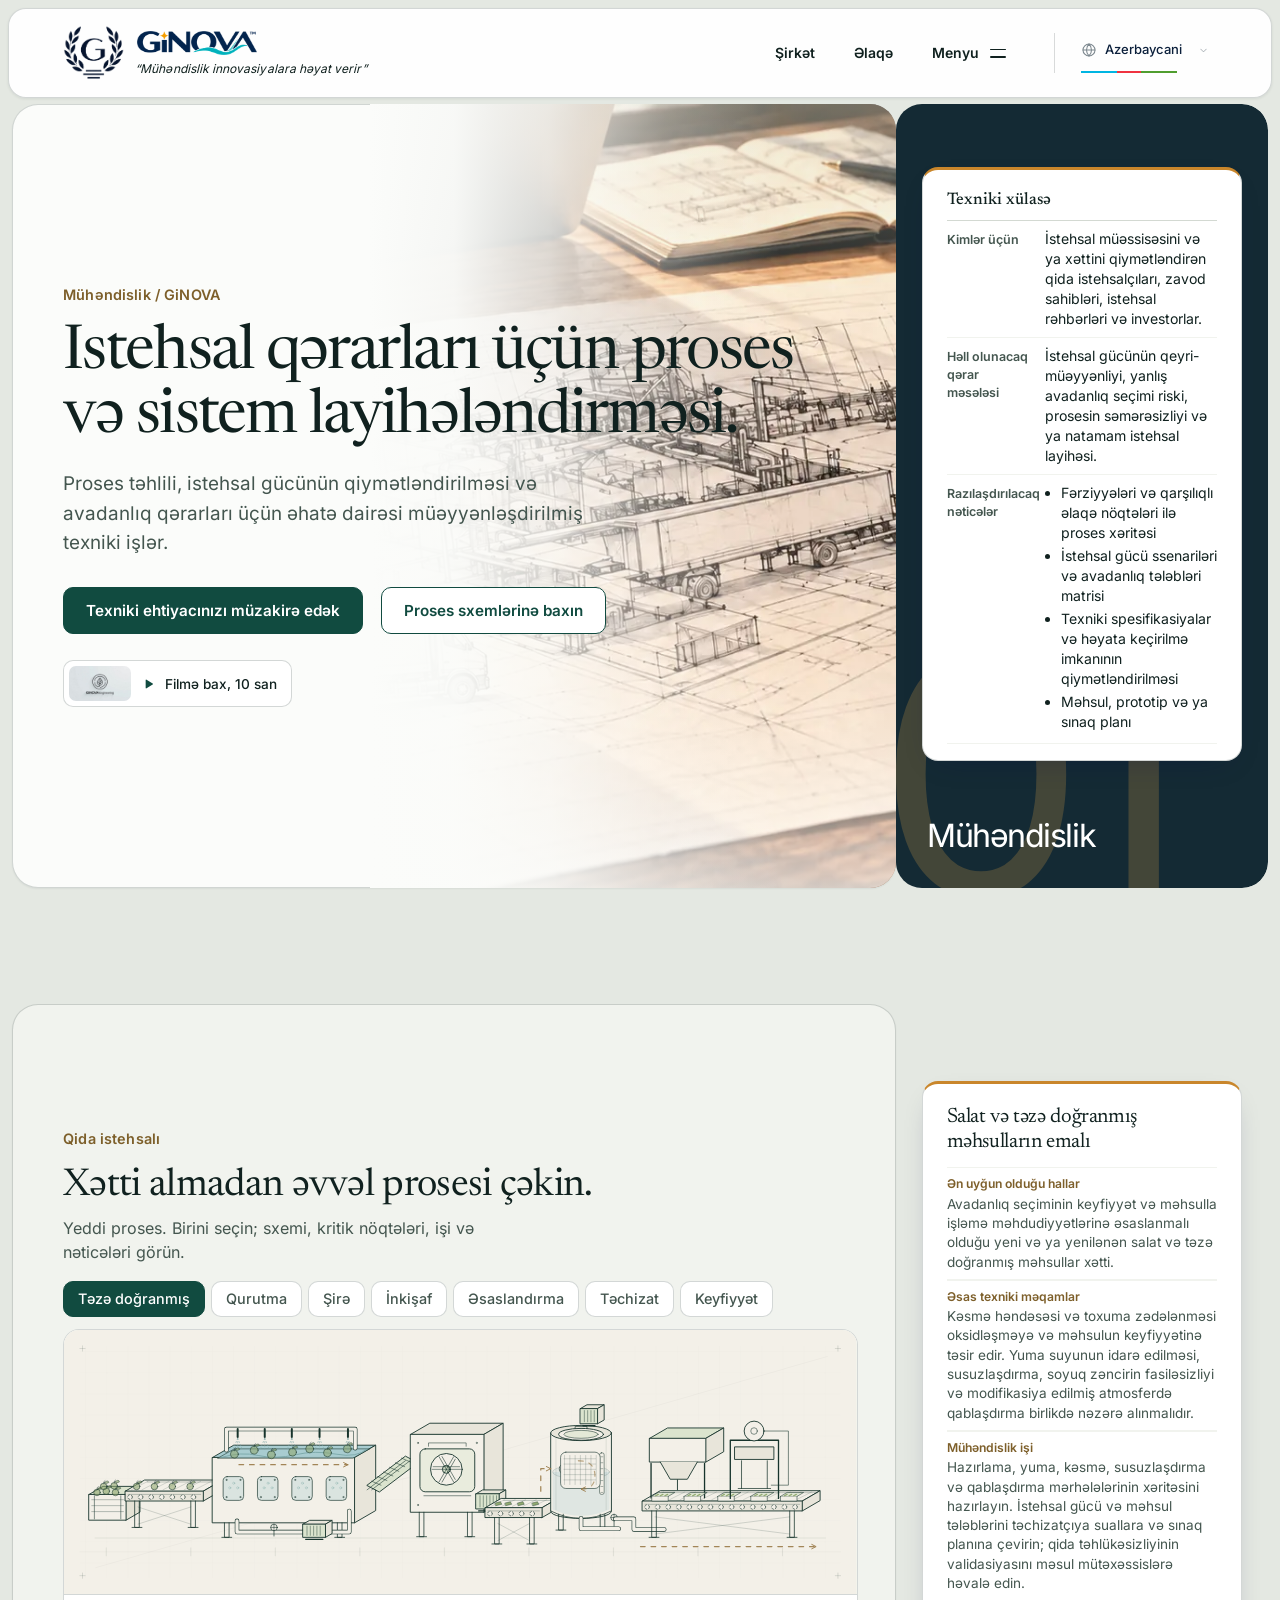
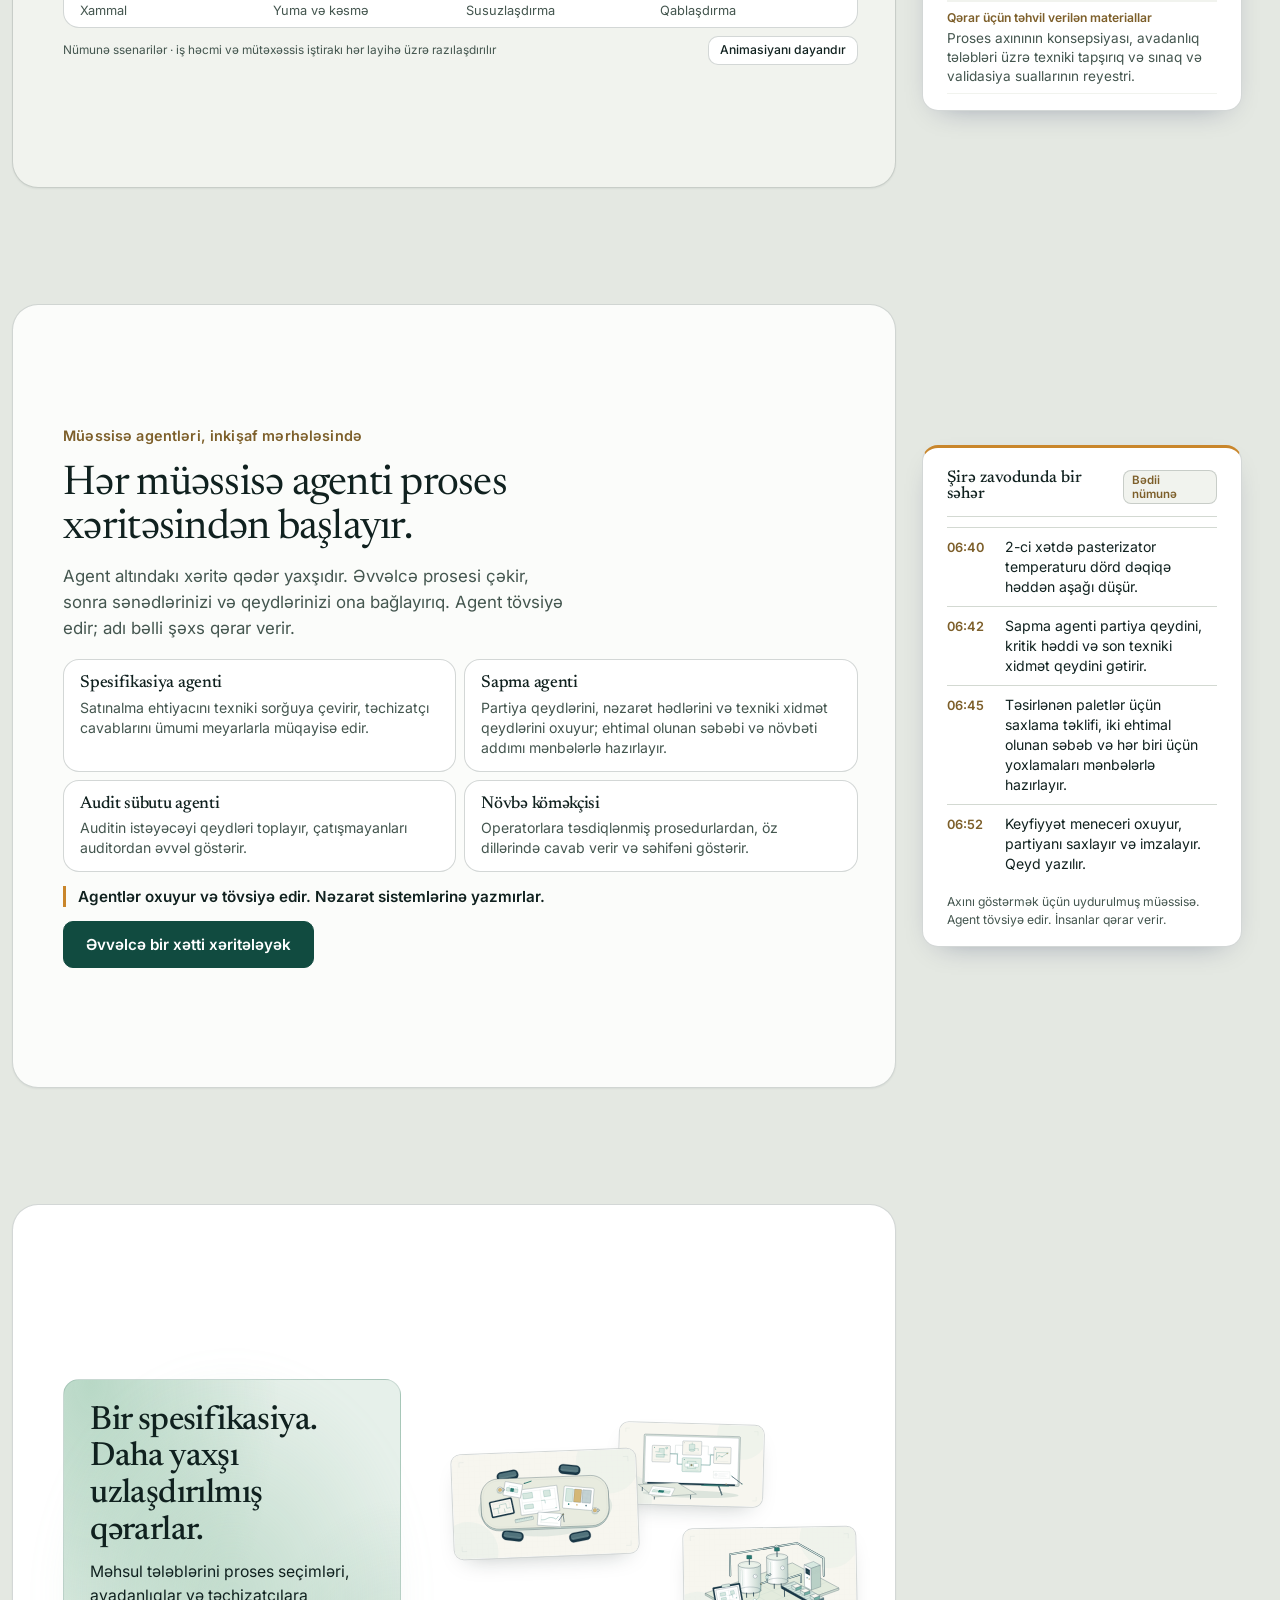
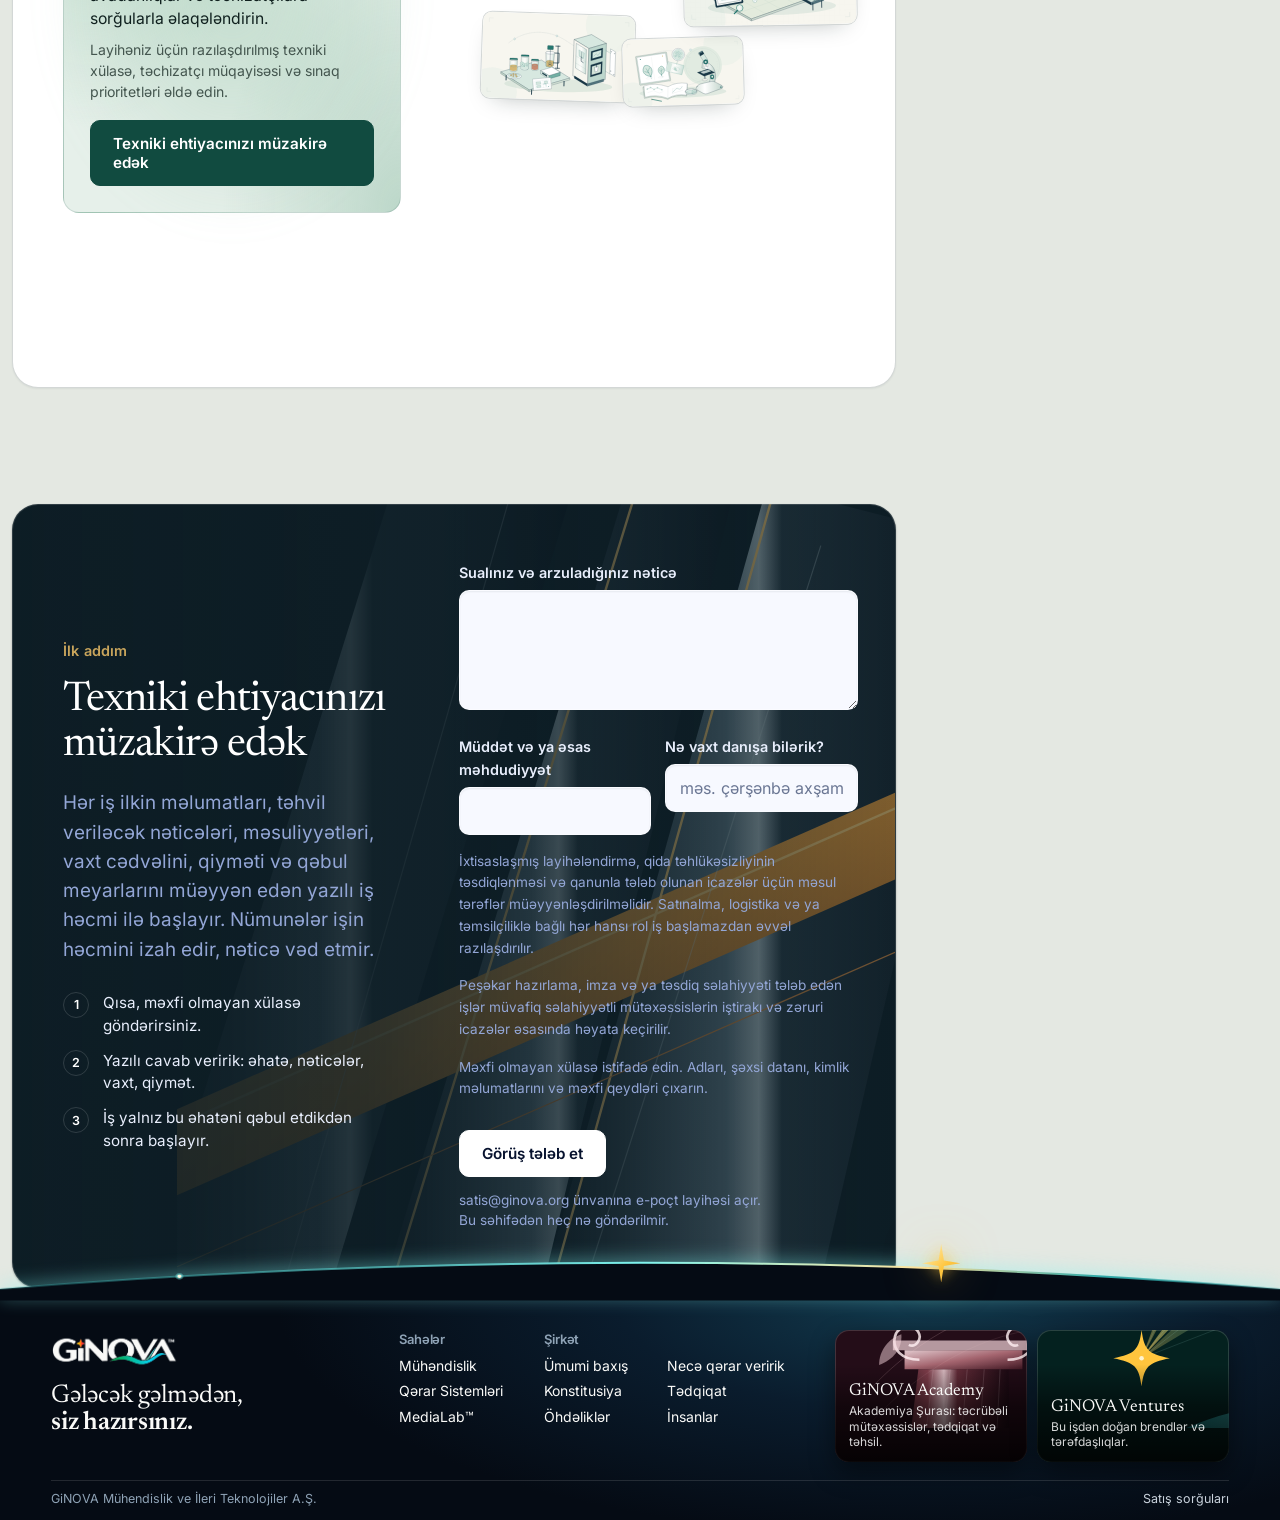
<file: az/index.html>
<!doctype html>
<html lang="az" dir="ltr" data-title-key="meta.title">
<head>
<meta charset="utf-8">
<meta name="viewport" content="width=device-width,initial-scale=1">
<title>GiNOVA Mühəndislik | İstehsal qərarları üçün proses və sistem layihələndirməsi</title>
<script>/* Opening: decided before first paint so there is no flash. Not for reduced motion, a deep link or a scrolled page. */
(function(){try{var d=document.documentElement;if(!matchMedia('(prefers-reduced-motion: reduce)').matches&&!document.hidden&&(!location.hash||location.hash==='#intro')&&!(window.scrollY>20)&&!/[?&]still=1/.test(location.search))d.classList.add('intro-play')}catch(e){}})();</script>
<meta name="description" content="Proses təhlili, istehsal gücünün qiymətləndirilməsi və avadanlıq qərarları üçün əhatə dairəsi müəyyənləşdirilmiş texniki işlər.">
<link rel="canonical" href="https://engineering.ginova.net/az/">
<link rel="alternate" hreflang="en" href="https://engineering.ginova.net/">
<link rel="alternate" hreflang="it" href="https://engineering.ginova.net/it/">
<link rel="alternate" hreflang="de" href="https://engineering.ginova.net/de/">
<link rel="alternate" hreflang="es" href="https://engineering.ginova.net/es/">
<link rel="alternate" hreflang="tr" href="https://engineering.ginova.net/tr/">
<link rel="alternate" hreflang="az" href="https://engineering.ginova.net/az/">
<link rel="alternate" hreflang="ar" href="https://engineering.ginova.net/ar/">
<link rel="alternate" hreflang="zh-Hans" href="https://engineering.ginova.net/zh/">
<link rel="alternate" hreflang="x-default" href="https://engineering.ginova.net/">
<meta property="og:type" content="website">
<meta property="og:site_name" content="GiNOVA">
<meta property="og:locale" content="az_AZ">
<meta property="og:title" content="GiNOVA Mühəndislik | İstehsal qərarları üçün proses və sistem layihələndirməsi">
<meta property="og:description" content="Proses təhlili, istehsal gücünün qiymətləndirilməsi və avadanlıq qərarları üçün əhatə dairəsi müəyyənləşdirilmiş texniki işlər.">
<meta property="og:url" content="https://engineering.ginova.net/az/">
<meta property="og:image" content="https://engineering.ginova.net/chrome/og.png">
<meta name="twitter:card" content="summary_large_image">
<script type="application/ld+json">{"@context": "https://schema.org", "@graph": [{"@type": "Organization", "@id": "https://ginova.org/#org", "name": "GiNOVA", "url": "https://ginova.org/", "logo": "https://engineering.ginova.net/chrome/crest.png", "email": "satis@ginova.org"}, {"@type": "WebSite", "@id": "https://engineering.ginova.net/#site", "url": "https://engineering.ginova.net/", "name": "GiNOVA Mühəndislik", "inLanguage": ["en", "it", "de", "es", "tr", "az", "ar", "zh-Hans"], "publisher": {"@id": "https://ginova.org/#org"}}, {"@type": "WebPage", "url": "https://engineering.ginova.net/az/", "name": "GiNOVA Mühəndislik | İstehsal qərarları üçün proses və sistem layihələndirməsi", "description": "Proses təhlili, istehsal gücünün qiymətləndirilməsi və avadanlıq qərarları üçün əhatə dairəsi müəyyənləşdirilmiş texniki işlər.", "inLanguage": "az", "isPartOf": {"@id": "https://engineering.ginova.net/#site"}}, {"@type": "Service", "name": "GiNOVA Mühəndislik", "description": "Proses təhlili, istehsal gücünün qiymətləndirilməsi və avadanlıq qərarları üçün əhatə dairəsi müəyyənləşdirilmiş texniki işlər.", "url": "https://engineering.ginova.net/az/", "provider": {"@id": "https://ginova.org/#org"}, "hasOfferCatalog": {"@type": "OfferCatalog", "name": "Qida istehsalı", "itemListElement": [{"@type": "Offer", "itemOffered": {"@type": "Service", "name": "Təchizat mənbələrinin tapılması və təchizat axınının koordinasiyası", "description": "Bir neçə istehsalçı və ya emal variantı olan beynəlxalq inqrediyent və ya yarımfabrikat tələbatı."}}, {"@type": "Offer", "itemOffered": {"@type": "Service", "name": "Salat və təzə doğranmış məhsulların emalı", "description": "Avadanlıq seçiminin keyfiyyət və məhsulla işləmə məhdudiyyətlərinə əsaslanmalı olduğu yeni və ya yenilənən salat və təzə doğranmış məhsullar xətti."}}, {"@type": "Offer", "itemOffered": {"@type": "Service", "name": "Qurutma və dehidratasiya", "description": "Məhsula uyğun üsul və sınaq planı tələb edən qurutma investisiyası və ya məhsul dəyişikliyi."}}, {"@type": "Offer", "itemOffered": {"@type": "Service", "name": "Şirə istehsalı prosesləri", "description": "Məhsul çıxımı, meyvə ləti, konservləşdirmə və doldurma seçimlərinin uzlaşdırılmalı olduğu şirə xətti və ya məhsul tapşırığı."}}, {"@type": "Offer", "itemOffered": {"@type": "Service", "name": "Məhsul və prosesin hazırlanması", "description": "Konsepsiyadan planlı sınaqlara keçən yeni reseptura və ya proses dəyişikliyi."}}, {"@type": "Offer", "itemOffered": {"@type": "Service", "name": "Texniki-iqtisadi əsaslandırma və icraya dəstək", "description": "Təchizatçıların iş həcmlərinin fərqli olduğu və sahə üzrə əlaqə nöqtələrinin hələ dəqiqləşdirilmədiyi investisiya və ya icra qərarı."}}, {"@type": "Offer", "itemOffered": {"@type": "Service", "name": "Ümumi keyfiyyətin idarə edilməsi", "description": "Nəzarət tədbirləri əlaqəsiz, sübutları qeyri-kafi və ya keyfiyyət itkiləri təkrarlanan istehsal sistemi."}}]}}]}</script>
<link rel="icon" type="image/svg+xml" href="../chrome/favicon.svg">
<link rel="stylesheet" href="../fonts/fonts.css">
<link rel="stylesheet" href="../chrome/chrome.css">
<link rel="stylesheet" href="../style.css">
<link rel="stylesheet" href="../site.css">
</head>
<body>
<a class="gn-skip" href="#main" data-c="skip">Məzmuna keç</a>
<header class="gn-header" id="gnHeader" style="--gn-accent:#142a34">
  <div class="gn-nav" id="gnNav">
    <a class="gn-brand" href="https://ginova.org/" data-route="https://ginova.org/" data-ca="home" aria-label="GiNOVA ana səhifə">
      <span class="gn-crest"><img src="../chrome/crest.png" width="62" height="56" alt=""><img class="lt" src="../chrome/crest-light.png" width="62" height="56" alt=""></span>
      <span class="gn-word"><span class="gn-wm"><img class="gn-wordmark" src="../chrome/primary.png" width="140" height="32" alt="GiNOVA"><img class="gn-wordmark lt" src="../chrome/primary-light.png" width="140" height="32" alt=""></span><span class="gn-motto" data-c="motto.engineering">“Mühəndislik innovasiyalara həyat verir”</span></span>
    </a>
    <span class="gn-gap" aria-hidden="true"><span class="gn-sec"><i class="n"></i><i class="rule"></i><b class="t"></b></span></span>
    <div class="gn-links" id="gnLinks">
      <a class="gn-co" id="gnCompany" href="https://ginova.org/company/" data-route="https://ginova.org/company/" data-c="company">Şirkət</a>
      <a class="gn-contact" id="gnContact" href="#start" data-ca="nav.contact" aria-label="Əlaqə"><span class="gn-contact-label" data-c="nav.contact">Əlaqə</span></a>
      <button class="gn-menu" id="gnMenuBtn" type="button" aria-expanded="false" aria-controls="gnOverlay"><span class="lbl" data-c="menu">Menyu</span><span class="bars" aria-hidden="true"><i></i><i></i></span></button>
      <div class="language-switcher" data-language-theme="portal"><select id="language-select" class="language-native" aria-label="Language"><option data-group="1" value="en" lang="en" dir="ltr">English</option><option data-group="1" value="it" lang="it" dir="ltr">Italiano</option><option data-group="1" value="de" lang="de" dir="ltr">Deutsch</option><option data-group="1" value="es" lang="es" dir="ltr">Español</option><option data-group="2" value="tr" lang="tr" dir="ltr">Türkçe</option><option data-group="2" value="az" lang="az" dir="ltr" selected>Azerbaycani</option><option data-group="3" value="ar" lang="ar" dir="rtl">العربية</option><option data-group="3" value="zh" lang="zh-Hans" dir="ltr">简体中文</option></select></div>
    </div>
  </div>
  <span class="gn-prog" aria-hidden="true"><i></i></span>
</header>
<div class="gn-ov" id="gnOverlay" role="dialog" aria-modal="true" data-ca="menu" aria-label="Menyu" data-site="engineering" data-cur="engineering">
  <div class="gn-ovbg" aria-hidden="true"><i class="l" data-s="engineering" style="background-color:#07131b;background-image:url(../chrome/pop-engineering.svg);background-position:center 64%"></i><i class="l" data-s="decision" style="background-color:#050934;background-image:url(../chrome/pop-decision.svg);background-position:center 34%"></i><i class="l" data-s="medialab" style="background-color:#1a0b2e;background-image:url(../chrome/pop-medialab.svg);background-position:center 42%"></i><i class="l" data-s="academy" style="background-color:#240d18;background-image:url(../chrome/pop-academy.svg);background-position:right 20%"></i><i class="l" data-s="ventures" style="background-color:#04211f;background-image:url(../chrome/pop-ventures.svg);background-position:right 14%"></i><i class="wash"></i></div>
  <div class="gn-ovin">
    <nav class="gn-ovsites" data-ca="sites" aria-label="GiNOVA.NET saytları">
      <p class="gn-ph" data-c="sites.h">GiNOVA.NET</p>
      <ol>
        <li class="is-cur"><div class="gn-row" aria-current="page"><span class="ix">01</span><span class="nm" data-c="nav.engineering">Mühəndislik</span><em class="here" data-c="here">Buradasınız</em><span class="d" data-c="d.engineering">İstehsal sistemləri, texniki-iqtisadi əsaslandırma, qida daxil məhsul və proses inkişafı.</span></div></li>
        <li><a class="gn-row" href="https://consultancy.ginova.net/" data-route="https://consultancy.ginova.net/" data-s="decision"><span class="ix">02</span><span class="nm" data-c="nav.decision">Qərar Sistemləri</span><svg class="go" viewBox="0 0 24 24" width="22" height="22" fill="none" stroke="currentColor" stroke-width="1.6" stroke-linecap="round" stroke-linejoin="round" aria-hidden="true"><path d="M7 17 17 7M8 7h9v9"/></svg><span class="d" data-c="d.decision">Məsləhətçilik, data və süni intellekt: bir qərar sualı, sabit haqq, bir İnvestisiya Qərar Faylı.</span></a></li>
        <li><a class="gn-row" href="https://medialab.ginova.net/" data-route="https://medialab.ginova.net/" data-s="medialab"><span class="ix">03</span><span class="nm" dir="ltr" data-c="nav.medialab">MediaLab™</span><svg class="go" viewBox="0 0 24 24" width="22" height="22" fill="none" stroke="currentColor" stroke-width="1.6" stroke-linecap="round" stroke-linejoin="round" aria-hidden="true"><path d="M7 17 17 7M8 7h9v9"/></svg><span class="d" data-c="d.medialab">Sifarişlə veb, film, səs və brend kommunikasiyası.</span></a></li>
        <li><a class="gn-row" href="https://academy.ginova.net/" data-route="https://academy.ginova.net/" data-s="academy"><span class="ix">04</span><span class="nm" data-c="nav.academy">Akademiya</span><svg class="go" viewBox="0 0 24 24" width="22" height="22" fill="none" stroke="currentColor" stroke-width="1.6" stroke-linecap="round" stroke-linejoin="round" aria-hidden="true"><path d="M7 17 17 7M8 7h9v9"/></svg><span class="d" data-c="d.academy">Akademiya Şurası: təcrübəli mütəxəssislər, tədqiqat və təhsil.</span></a></li>
        <li><a class="gn-row" href="https://ventures.ginova.net/" data-route="https://ventures.ginova.net/" data-s="ventures"><span class="ix">05</span><span class="nm" data-c="nav.ventures">Ventures</span><svg class="go" viewBox="0 0 24 24" width="22" height="22" fill="none" stroke="currentColor" stroke-width="1.6" stroke-linecap="round" stroke-linejoin="round" aria-hidden="true"><path d="M7 17 17 7M8 7h9v9"/></svg><span class="d" data-c="d.ventures">Bu işdən doğan brendlər və tərəfdaşlıqlar.</span></a></li>
      </ol>
    </nav>
    <nav class="gn-ovpage" data-ca="pagenav" aria-label="pagenav">
      <p class="gn-ph" data-c="menu.page">Bu səhifədə</p>
      <ol>
        <li><a class="gn-pl" href="#intro" data-c="rail.promise">Vəd</a></li>
        <li><a class="gn-pl" href="#processes" data-c="rail.processes">Proseslər</a></li>
        <li><a class="gn-pl" href="#plant-agents" data-c="rail.agents">Müəssisə agentləri</a></li>
        <li><a class="gn-pl" href="#limits" data-c="rail.spec">Spesifikasiya</a></li>
        <li><a class="gn-pl" href="#start" data-c="rail.start">Başlanğıc</a></li>
      </ol>
      <a class="gn-all" href="https://ginova.org/#gn-company-overview" data-route="https://ginova.org/#gn-company-overview" data-c="nav.about">Haqqımızda</a>
    </nav>
    <div class="gn-ovfoot" id="gnOvFoot"></div>
  </div>
</div>


<div class="field" aria-hidden="true"><span>01</span><b data-c="nav.engineering">Mühəndislik</b></div>

<main id="main">

<!-- 1. Promise: the headline, with the technical brief resting on the card -->
<section id="intro" class="screen s-intro" data-nav="rail.promise" aria-labelledby="h-intro">
  <div class="curtains" aria-hidden="true">
    <div class="cur p1 home"><span>01</span><b data-c="nav.engineering">Mühəndislik</b></div>
    <div class="cur p2 c-dec"><span>02</span><b data-c="nav.decision">Qərar Sistemləri</b></div>
    <div class="cur p3 c-med"><span>03</span><b data-c="nav.medialab" dir="ltr">MediaLab™</b></div>
  </div>
  <div class="hero-art" aria-hidden="true"><img src="../img/hero/blueprint.webp" alt="" width="1500" height="844" fetchpriority="high" decoding="async"></div>
  <div class="wrap intro-grid">
    <div class="intro-copy">
      <p class="kicker" data-t="intro.kicker">Mühəndislik / GiNOVA</p>
      <h1 id="h-intro" data-t="intro.h1">İstehsal qərarları üçün proses və sistem layihələndirməsi.</h1>
      <p class="lede" data-t="intro.lede">Proses təhlili, istehsal gücünün qiymətləndirilməsi və avadanlıq qərarları üçün əhatə dairəsi müəyyənləşdirilmiş texniki işlər.</p>
      <p class="actions">
        <a class="btn btn-solid" href="#start" data-t="intro.cta1">Texniki ehtiyacınızı müzakirə edək</a>
        <a class="btn btn-line" href="#processes" data-t="intro.cta2">Proses sxemlərinə baxın</a>
      </p>
      <button class="filmchip" id="filmOpen" type="button" aria-haspopup="dialog">
        <span class="thumb" aria-hidden="true"></span>
        <svg class="pl" viewBox="0 0 24 24" width="14" height="14" fill="currentColor" aria-hidden="true"><path d="M8 5.5v13a1 1 0 0 0 1.5.86l10.5-6.5a1 1 0 0 0 0-1.72L9.5 4.64A1 1 0 0 0 8 5.5Z"/></svg>
        <span class="ft" data-t="film.open">Filmə bax, 10 san</span>
      </button>
    </div>
    <figure class="sheet" data-taria="sheet.label" aria-label="Texniki xülasə">
      <div class="sheet-head"><span data-t="sheet.head">Texniki xülasə</span></div>
      <dl>
        <div><dt data-t="sheet.who">Kimlər üçün</dt><dd data-t="sheet.who.v">İstehsal müəssisəsini və ya xəttini qiymətləndirən qida istehsalçıları, zavod sahibləri, istehsal rəhbərləri və investorlar.</dd></div>
        <div><dt data-t="sheet.dec">Həll olunacaq qərar məsələsi</dt><dd data-t="sheet.dec.v">İstehsal gücünün qeyri-müəyyənliyi, yanlış avadanlıq seçimi riski, prosesin səmərəsizliyi və ya natamam istehsal layihəsi.</dd></div>
        <div><dt data-t="sheet.out">Razılaşdırılacaq nəticələr</dt><dd><ul><li><span data-t="sheet.out.0">Fərziyyələri və qarşılıqlı əlaqə nöqtələri ilə proses xəritəsi</span></li><li><span data-t="sheet.out.1">İstehsal gücü ssenariləri və avadanlıq tələbləri matrisi</span></li><li><span data-t="sheet.out.2">Texniki spesifikasiyalar və həyata keçirilmə imkanının qiymətləndirilməsi</span></li><li><span data-t="sheet.out.3">Məhsul, prototip və ya sınaq planı</span></li></ul></dd></div>
      </dl>
    </figure>
  </div>
</section>

<!-- 2. Processes: seven charts; the detail rests on the card -->
<section id="processes" class="screen s-tabs s-proc s-alt" data-nav="rail.processes" aria-labelledby="h-proc">
  <div class="tabgrid" data-tabset>
    <div class="tabcol">
      <p class="kicker" data-t="proc.kicker">Qida istehsalı</p>
      <h2 id="h-proc" data-t="proc.h2">Xətti almadan əvvəl prosesi çəkin.</h2>
      <p class="lede" data-t="proc.lede">Yeddi proses. Birini seçin; sxemi, kritik nöqtələri, işi və nəticələri görün.</p>
      <div class="tablist proc-tabs" role="tablist" data-taria="proc.kicker" aria-label="Qida istehsalı">
        <button role="tab" type="button" id="tp1" aria-controls="pc1 pp1" aria-selected="true"><span data-t="proc.1.s">Təzə doğranmış</span></button>
        <button role="tab" type="button" id="tp2" aria-controls="pc2 pp2" aria-selected="false"><span data-t="proc.2.s">Qurutma</span></button>
        <button role="tab" type="button" id="tp3" aria-controls="pc3 pp3" aria-selected="false"><span data-t="proc.3.s">Şirə</span></button>
        <button role="tab" type="button" id="tp4" aria-controls="pc4 pp4" aria-selected="false"><span data-t="proc.4.s">İnkişaf</span></button>
        <button role="tab" type="button" id="tp5" aria-controls="pc5 pp5" aria-selected="false"><span data-t="proc.5.s">Əsaslandırma</span></button>
        <button role="tab" type="button" id="tp0" aria-controls="pc0 pp0" aria-selected="false"><span data-t="proc.0.s">Təchizat</span></button>
        <button role="tab" type="button" id="tp6" aria-controls="pc6 pp6" aria-selected="false"><span data-t="proc.6.s">Keyfiyyət</span></button>
      </div>
        <div class="chart" id="pc1" role="tabpanel" aria-labelledby="tp1">
          <figure><div class="chart-scroll" tabindex="0" data-taria="alt.1" aria-label="Yuma, kəsmə, susuzlaşdırma və qablaşdırma avadanlıqlarından keçən təzə məhsullar."><svg role="img" focusable="false" data-taria="alt.1" aria-label="Yuma, kəsmə, susuzlaşdırma və qablaşdırma avadanlıqlarından keçən təzə məhsullar." viewBox="0 0 1200 400" fill="none" class="process-wireframe"><defs><pattern id="w1-fresh-cut-grid" width="32" height="32" patternunits="userSpaceOnUse"><path d="M32 0H0V32" fill="none" stroke="#17342c" stroke-opacity=".055" stroke-width=".7"></path></pattern><marker id="w1-fresh-cut-arrow" viewBox="0 0 8 8" refx="7" refy="4" markerwidth="5" markerheight="5" orient="auto-start-reverse"><path d="M1 1L7 4L1 7" fill="none" stroke="#9a7a47" stroke-width="1.15" stroke-linejoin="round"></path></marker></defs><g id="wire-scene-1"><rect width="1200" height="400" fill="#f3f0e8"></rect><rect x="24" y="24" width="1152" height="352" fill="url(#w1-fresh-cut-grid)"></rect><g stroke="#17342c" stroke-width="1.35" stroke-linecap="round" stroke-linejoin="round"><path d="M24 336H1176 M48 360L1156 40" stroke-opacity=".055" stroke-width=".8"></path><path d="M64 330v12" stroke-opacity=".18" stroke-width=".75"></path><path d="M192 330v12" stroke-opacity=".18" stroke-width=".75"></path><path d="M320 330v12" stroke-opacity=".18" stroke-width=".75"></path><path d="M448 330v12" stroke-opacity=".18" stroke-width=".75"></path><path d="M576 330v12" stroke-opacity=".18" stroke-width=".75"></path><path d="M704 330v12" stroke-opacity=".18" stroke-width=".75"></path><path d="M832 330v12" stroke-opacity=".18" stroke-width=".75"></path><path d="M960 330v12" stroke-opacity=".18" stroke-width=".75"></path><path d="M1088 330v12" stroke-opacity=".18" stroke-width=".75"></path><path d="M24 28h8M28 24v8" stroke-opacity=".25" stroke-width=".8"></path><path d="M1168 28h8M1172 24v8" stroke-opacity=".25" stroke-width=".8"></path><path d="M24 372h8M28 368v8" stroke-opacity=".25" stroke-width=".8"></path><path d="M1168 372h8M1172 368v8" stroke-opacity=".25" stroke-width=".8"></path><path d="M47 315H1153" stroke-opacity=".16" stroke-width=".8"></path><polygon points="38,249 59,236.82 115,236.82 94,249" fill="#dbe4ce"></polygon><polygon points="94,249 115,236.82 115,275.82 94,288" fill="#e4e2d5"></polygon><rect x="38" y="249" width="56" height="39" fill="#f3f0e8"></rect><path d="M42 257h48" stroke-width=".7" stroke-opacity=".65"></path><path d="M42 266h48" stroke-width=".7" stroke-opacity=".65"></path><path d="M42 275h48" stroke-width=".7" stroke-opacity=".65"></path><line x1="46" y1="251" x2="46" y2="286" stroke-width=".8"></line><line x1="86" y1="251" x2="86" y2="286" stroke-width=".8"></line><circle cx="50" cy="246" r="5" fill="#91aa70" fill-opacity=".58" stroke-width=".8"></circle><path d="M50 242q-1 -4 2 -5" stroke-width=".65"></path><path d="M51 240q6 -5 7 0q-4 3 -7 0" fill="#91aa70" fill-opacity=".65" stroke-width=".6"></path><circle cx="64" cy="244" r="5" fill="#91aa70" fill-opacity=".58" stroke-width=".8"></circle><path d="M64 240q-1 -4 2 -5" stroke-width=".65"></path><path d="M65 238q6 -5 7 0q-4 3 -7 0" fill="#91aa70" fill-opacity=".65" stroke-width=".6"></path><circle cx="78" cy="246" r="5" fill="#91aa70" fill-opacity=".58" stroke-width=".8"></circle><path d="M78 242q-1 -4 2 -5" stroke-width=".65"></path><path d="M79 240q6 -5 7 0q-4 3 -7 0" fill="#91aa70" fill-opacity=".65" stroke-width=".6"></path><circle cx="60" cy="237" r="5" fill="#91aa70" fill-opacity=".58" stroke-width=".8"></circle><path d="M60 233q-1 -4 2 -5" stroke-width=".65"></path><path d="M61 231q6 -5 7 0q-4 3 -7 0" fill="#91aa70" fill-opacity=".65" stroke-width=".6"></path><circle cx="76" cy="236" r="5" fill="#91aa70" fill-opacity=".58" stroke-width=".8"></circle><path d="M76 232q-1 -4 2 -5" stroke-width=".65"></path><path d="M77 230q6 -5 7 0q-4 3 -7 0" fill="#91aa70" fill-opacity=".65" stroke-width=".6"></path><polygon points="93,244 122,227.18 240,227.18 211,244" fill="#f3f0e8"></polygon><polygon points="211,244 240,227.18 240,242.18 211,259" fill="#e8e5da"></polygon><rect x="93" y="244" width="118" height="15" fill="#e8e5da"></rect><path d="M97 249h110M126 230.18h110" stroke-width=".7" stroke-opacity=".55"></path><g class="conveyor-rollers"><circle cx="100" cy="253" r="3.6" fill="#f3f0e8" stroke-width=".9"></circle><line x1="102" y1="242" x2="127" y2="229.18" stroke-width=".6" stroke-opacity=".4"></line><circle cx="116" cy="253" r="3.6" fill="#f3f0e8" stroke-width=".9"></circle><line x1="118" y1="242" x2="143" y2="229.18" stroke-width=".6" stroke-opacity=".4"></line><circle cx="132" cy="253" r="3.6" fill="#f3f0e8" stroke-width=".9"></circle><line x1="134" y1="242" x2="159" y2="229.18" stroke-width=".6" stroke-opacity=".4"></line><circle cx="148" cy="253" r="3.6" fill="#f3f0e8" stroke-width=".9"></circle><line x1="150" y1="242" x2="175" y2="229.18" stroke-width=".6" stroke-opacity=".4"></line><circle cx="164" cy="253" r="3.6" fill="#f3f0e8" stroke-width=".9"></circle><line x1="166" y1="242" x2="191" y2="229.18" stroke-width=".6" stroke-opacity=".4"></line><circle cx="180" cy="253" r="3.6" fill="#f3f0e8" stroke-width=".9"></circle><line x1="182" y1="242" x2="207" y2="229.18" stroke-width=".6" stroke-opacity=".4"></line><circle cx="196" cy="253" r="3.6" fill="#f3f0e8" stroke-width=".9"></circle><line x1="198" y1="242" x2="223" y2="229.18" stroke-width=".6" stroke-opacity=".4"></line></g><path d="M107 259v40h7v-40M103 299h15" stroke-width="1.15"></path><path d="M192 259v40h7v-40M188 299h15" stroke-width="1.15"></path><path d="M112 294L192 268M112 268L192 294" stroke-width=".65" stroke-opacity=".4"></path><circle cx="110" cy="237" r="5" fill="#91aa70" fill-opacity=".58" stroke-width=".8"></circle><path d="M110 233q-1 -4 2 -5" stroke-width=".65"></path><path d="M111 231q6 -5 7 0q-4 3 -7 0" fill="#91aa70" fill-opacity=".65" stroke-width=".6"></path><circle cx="137" cy="237" r="5" fill="#91aa70" fill-opacity=".58" stroke-width=".8"></circle><path d="M137 233q-1 -4 2 -5" stroke-width=".65"></path><path d="M138 231q6 -5 7 0q-4 3 -7 0" fill="#91aa70" fill-opacity=".65" stroke-width=".6"></path><circle cx="164" cy="237" r="5" fill="#91aa70" fill-opacity=".58" stroke-width=".8"></circle><path d="M164 233q-1 -4 2 -5" stroke-width=".65"></path><path d="M165 231q6 -5 7 0q-4 3 -7 0" fill="#91aa70" fill-opacity=".65" stroke-width=".6"></path><circle cx="191" cy="237" r="5" fill="#91aa70" fill-opacity=".58" stroke-width=".8"></circle><path d="M191 233q-1 -4 2 -5" stroke-width=".65"></path><path d="M192 231q6 -5 7 0q-4 3 -7 0" fill="#91aa70" fill-opacity=".65" stroke-width=".6"></path><polygon points="225,193 257,174.44 472,174.44 440,193" fill="#a8ccd0"></polygon><polygon points="440,193 472,174.44 472,273.44 440,292" fill="#e8e5da"></polygon><rect x="225" y="193" width="215" height="99" fill="#f3f0e8"></rect><polygon points="233,194 258,180 463,180 438,194" fill="#a8ccd0" fill-opacity=".7" stroke-width=".85"></polygon><path d="M238 193Q268 184 294 190T350 189T412 188T459 180" stroke="#6e9f9e" stroke-width="1.1"></path><circle cx="258" cy="188" r="6" fill="#91aa70" fill-opacity=".58" stroke-width=".8"></circle><path d="M258 183q-1 -4 2 -5" stroke-width=".65"></path><path d="M259 181q6 -5 7 0q-4 3 -7 0" fill="#91aa70" fill-opacity=".65" stroke-width=".6"></path><circle cx="288" cy="182" r="6" fill="#91aa70" fill-opacity=".58" stroke-width=".8"></circle><path d="M288 177q-1 -4 2 -5" stroke-width=".65"></path><path d="M289 175q6 -5 7 0q-4 3 -7 0" fill="#91aa70" fill-opacity=".65" stroke-width=".6"></path><circle cx="314" cy="189" r="6" fill="#91aa70" fill-opacity=".58" stroke-width=".8"></circle><path d="M314 184q-1 -4 2 -5" stroke-width=".65"></path><path d="M315 182q6 -5 7 0q-4 3 -7 0" fill="#91aa70" fill-opacity=".65" stroke-width=".6"></path><circle cx="346" cy="185" r="6" fill="#91aa70" fill-opacity=".58" stroke-width=".8"></circle><path d="M346 180q-1 -4 2 -5" stroke-width=".65"></path><path d="M347 178q6 -5 7 0q-4 3 -7 0" fill="#91aa70" fill-opacity=".65" stroke-width=".6"></path><circle cx="372" cy="180" r="6" fill="#91aa70" fill-opacity=".58" stroke-width=".8"></circle><path d="M372 175q-1 -4 2 -5" stroke-width=".65"></path><path d="M373 173q6 -5 7 0q-4 3 -7 0" fill="#91aa70" fill-opacity=".65" stroke-width=".6"></path><circle cx="399" cy="186" r="6" fill="#91aa70" fill-opacity=".58" stroke-width=".8"></circle><path d="M399 181q-1 -4 2 -5" stroke-width=".65"></path><path d="M400 179q6 -5 7 0q-4 3 -7 0" fill="#91aa70" fill-opacity=".65" stroke-width=".6"></path><circle cx="429" cy="180" r="6" fill="#91aa70" fill-opacity=".58" stroke-width=".8"></circle><path d="M429 175q-1 -4 2 -5" stroke-width=".65"></path><path d="M430 173q6 -5 7 0q-4 3 -7 0" fill="#91aa70" fill-opacity=".65" stroke-width=".6"></path><rect x="241" y="222" width="31" height="36" rx="6" fill="#a8ccd0" fill-opacity=".35" stroke-width="1"></rect><circle cx="246" cy="227" r="0.9" stroke-width=".75"></circle><circle cx="267" cy="227" r="0.9" stroke-width=".75"></circle><circle cx="246" cy="253" r="0.9" stroke-width=".75"></circle><circle cx="267" cy="253" r="0.9" stroke-width=".75"></circle><circle cx="251" cy="239" r="1.6" stroke="#6e9f9e" stroke-opacity=".7" stroke-width=".6"></circle><circle cx="257" cy="232" r="1.6" stroke="#6e9f9e" stroke-opacity=".7" stroke-width=".6"></circle><circle cx="263" cy="239" r="1.6" stroke="#6e9f9e" stroke-opacity=".7" stroke-width=".6"></circle><rect x="293" y="222" width="31" height="36" rx="6" fill="#a8ccd0" fill-opacity=".35" stroke-width="1"></rect><circle cx="298" cy="227" r="0.9" stroke-width=".75"></circle><circle cx="319" cy="227" r="0.9" stroke-width=".75"></circle><circle cx="298" cy="253" r="0.9" stroke-width=".75"></circle><circle cx="319" cy="253" r="0.9" stroke-width=".75"></circle><circle cx="303" cy="239" r="1.6" stroke="#6e9f9e" stroke-opacity=".7" stroke-width=".6"></circle><circle cx="309" cy="232" r="1.6" stroke="#6e9f9e" stroke-opacity=".7" stroke-width=".6"></circle><circle cx="315" cy="239" r="1.6" stroke="#6e9f9e" stroke-opacity=".7" stroke-width=".6"></circle><rect x="345" y="222" width="31" height="36" rx="6" fill="#a8ccd0" fill-opacity=".35" stroke-width="1"></rect><circle cx="350" cy="227" r="0.9" stroke-width=".75"></circle><circle cx="371" cy="227" r="0.9" stroke-width=".75"></circle><circle cx="350" cy="253" r="0.9" stroke-width=".75"></circle><circle cx="371" cy="253" r="0.9" stroke-width=".75"></circle><circle cx="355" cy="239" r="1.6" stroke="#6e9f9e" stroke-opacity=".7" stroke-width=".6"></circle><circle cx="361" cy="232" r="1.6" stroke="#6e9f9e" stroke-opacity=".7" stroke-width=".6"></circle><circle cx="367" cy="239" r="1.6" stroke="#6e9f9e" stroke-opacity=".7" stroke-width=".6"></circle><rect x="397" y="222" width="31" height="36" rx="6" fill="#a8ccd0" fill-opacity=".35" stroke-width="1"></rect><circle cx="402" cy="227" r="0.9" stroke-width=".75"></circle><circle cx="423" cy="227" r="0.9" stroke-width=".75"></circle><circle cx="402" cy="253" r="0.9" stroke-width=".75"></circle><circle cx="423" cy="253" r="0.9" stroke-width=".75"></circle><circle cx="407" cy="239" r="1.6" stroke="#6e9f9e" stroke-opacity=".7" stroke-width=".6"></circle><circle cx="413" cy="232" r="1.6" stroke="#6e9f9e" stroke-opacity=".7" stroke-width=".6"></circle><circle cx="419" cy="239" r="1.6" stroke="#6e9f9e" stroke-opacity=".7" stroke-width=".6"></circle><path d="M243 292v22h7v-22M239 314h15" stroke-width="1.15"></path><path d="M414 292v22h7v-22M410 314h15" stroke-width="1.15"></path><path d="M246 182V150H441V179" stroke="#17342c" stroke-width="6.8"></path><path d="M246 182V150H441V179" stroke="#f3f0e8" stroke-width="5"></path><path d="M263 150v12" stroke-width="3"></path><path d="M263 164l-7 17M263 164v18M263 164l7 17" stroke="#7fa5a5" stroke-dasharray="2 3" stroke-width=".8"></path><path d="M304 150v12" stroke-width="3"></path><path d="M304 164l-7 17M304 164v18M304 164l7 17" stroke="#7fa5a5" stroke-dasharray="2 3" stroke-width=".8"></path><path d="M345 150v12" stroke-width="3"></path><path d="M345 164l-7 17M345 164v18M345 164l7 17" stroke="#7fa5a5" stroke-dasharray="2 3" stroke-width=".8"></path><path d="M387 150v12" stroke-width="3"></path><path d="M387 164l-7 17M387 164v18M387 164l7 17" stroke="#7fa5a5" stroke-dasharray="2 3" stroke-width=".8"></path><path d="M430 150v12" stroke-width="3"></path><path d="M430 164l-7 17M430 164v18M430 164l7 17" stroke="#7fa5a5" stroke-dasharray="2 3" stroke-width=".8"></path><path d="M262 289V306H432V274" stroke="#17342c" stroke-width="6.8"></path><path d="M262 289V306H432V274" stroke="#f3f0e8" stroke-width="5"></path><polygon points="362,294 372,288.2 406,288.2 396,294" fill="#e8e5da"></polygon><polygon points="396,294 406,288.2 406,308.2 396,314" fill="#e8e5da"></polygon><rect x="362" y="294" width="34" height="20" fill="#dbe4ce"></rect><line x1="368" y1="297" x2="368" y2="311" stroke-width=".65"></line><line x1="373" y1="297" x2="373" y2="311" stroke-width=".65"></line><line x1="378" y1="297" x2="378" y2="311" stroke-width=".65"></line><line x1="383" y1="297" x2="383" y2="311" stroke-width=".65"></line><line x1="388" y1="297" x2="388" y2="311" stroke-width=".65"></line><path d="M366 317h26" stroke-width="2"></path><circle cx="318" cy="299" r="5" fill="#f3f0e8" stroke-width="1"></circle><path d="M313 299h10M318 294v10" stroke-width=".8"></path><line x1="318" y1="304" x2="318" y2="312" stroke-width="1"></line><path d="M265 204H430" class="flow-path" stroke="#9a7a47" stroke-width="1.9" stroke-dasharray="7 9" marker-end="url(#w1-fresh-cut-arrow)" stroke-opacity=".9"></path><path d="M459 235L517 191L536 201L478 245Z" fill="#dbe4ce"></path><path d="M459 242L517 198M466 242L524 198" stroke-width=".85"></path><path d="M466 229l14 6" stroke-width=".8"></path><path d="M475 222l14 6" stroke-width=".8"></path><path d="M484 215l14 6" stroke-width=".8"></path><path d="M493 208l14 6" stroke-width=".8"></path><path d="M502 201l14 6" stroke-width=".8"></path><path d="M511 194l14 6" stroke-width=".8"></path><polygon points="525,158 554,141.18 665,141.18 636,158" fill="#e8e5da"></polygon><polygon points="636,158 665,141.18 665,259.18 636,276" fill="#e8e5da"></polygon><rect x="525" y="158" width="111" height="118" fill="#f3f0e8"></rect><rect x="539" y="180" width="83" height="65" rx="8" fill="#dbe4ce" fill-opacity=".42"></rect><circle cx="579" cy="211" r="24" fill="#f3f0e8"></circle><circle cx="579" cy="211" r="6" fill="#dbe4ce"></circle><path d="M557 211H601M559 207H599" stroke-width=".8" transform="rotate(0 579 211)"></path><path d="M557 211H601M559 207H599" stroke-width=".8" transform="rotate(60 579 211)"></path><path d="M557 211H601M559 207H599" stroke-width=".8" transform="rotate(120 579 211)"></path><path d="M552 176V171H609V176M545 251H616" stroke-width=".8"></path><circle cx="536" cy="171" r="0.9" stroke-width=".75"></circle><circle cx="625" cy="171" r="0.9" stroke-width=".75"></circle><circle cx="536" cy="265" r="0.9" stroke-width=".75"></circle><circle cx="625" cy="265" r="0.9" stroke-width=".75"></circle><path d="M538 276v37h7v-37M534 313h15" stroke-width="1.15"></path><path d="M611 276v37h7v-37M607 313h15" stroke-width="1.15"></path><polygon points="624,248 634,242.2 669,242.2 659,248" fill="#e8e5da"></polygon><polygon points="659,248 669,242.2 669,265.2 659,271" fill="#e8e5da"></polygon><rect x="624" y="248" width="35" height="23" fill="#dbe4ce"></rect><line x1="630" y1="251" x2="630" y2="268" stroke-width=".65"></line><line x1="635" y1="251" x2="635" y2="268" stroke-width=".65"></line><line x1="640" y1="251" x2="640" y2="268" stroke-width=".65"></line><line x1="645" y1="251" x2="645" y2="268" stroke-width=".65"></line><line x1="650" y1="251" x2="650" y2="268" stroke-width=".65"></line><line x1="655" y1="251" x2="655" y2="268" stroke-width=".65"></line><path d="M628 274h27" stroke-width="2"></path><polygon points="638,269 662,255.08 748,255.08 724,269" fill="#f3f0e8"></polygon><polygon points="724,269 748,255.08 748,270.08 724,284" fill="#e8e5da"></polygon><rect x="638" y="269" width="86" height="15" fill="#e8e5da"></rect><path d="M642 274h78M666 258.08000000000004h78" stroke-width=".7" stroke-opacity=".55"></path><g class="conveyor-rollers"><circle cx="645" cy="278" r="3.6" fill="#f3f0e8" stroke-width=".9"></circle><line x1="647" y1="267" x2="667" y2="257.08000000000004" stroke-width=".6" stroke-opacity=".4"></line><circle cx="661" cy="278" r="3.6" fill="#f3f0e8" stroke-width=".9"></circle><line x1="663" y1="267" x2="683" y2="257.08000000000004" stroke-width=".6" stroke-opacity=".4"></line><circle cx="677" cy="278" r="3.6" fill="#f3f0e8" stroke-width=".9"></circle><line x1="679" y1="267" x2="699" y2="257.08000000000004" stroke-width=".6" stroke-opacity=".4"></line><circle cx="693" cy="278" r="3.6" fill="#f3f0e8" stroke-width=".9"></circle><line x1="695" y1="267" x2="715" y2="257.08000000000004" stroke-width=".6" stroke-opacity=".4"></line><circle cx="709" cy="278" r="3.6" fill="#f3f0e8" stroke-width=".9"></circle><line x1="711" y1="267" x2="731" y2="257.08000000000004" stroke-width=".6" stroke-opacity=".4"></line></g><path d="M652 284v40h7v-40M648 324h15" stroke-width="1.15"></path><path d="M705 284v40h7v-40M701 324h15" stroke-width="1.15"></path><path d="M657 319L705 293M657 293L705 319" stroke-width=".65" stroke-opacity=".4"></path><polygon points="654,266 663,264 661,260 653,262" fill="#91aa70" stroke-width=".6"></polygon><polygon points="669,266 678,264 676,260 668,262" fill="#91aa70" stroke-width=".6"></polygon><polygon points="688,266 697,264 695,260 687,262" fill="#91aa70" stroke-width=".6"></polygon><polygon points="710,266 719,264 717,260 709,262" fill="#91aa70" stroke-width=".6"></polygon><path d="M737 156v118C737 288.95 829 288.95 829 274V156" fill="#f3f0e8"></path><path d="M740 215.0v56.64Q783.0 291.25 826 271.64V215.0Z" fill="#a8ccd0" fill-opacity=".28" stroke="none"></path><ellipse cx="783.0" cy="215.0" rx="43.0" ry="10.5" fill="#a8ccd0" fill-opacity=".2" stroke-opacity=".25" stroke-width=".8"></ellipse><ellipse cx="783.0" cy="156" rx="46.0" ry="11.5" fill="#e8e5da"></ellipse><path d="M737 274Q783.0 297.0 829 274" stroke-width="1.1"></path><path d="M745 162v110M821 162v110" stroke-width=".6" stroke-opacity=".25"></path><ellipse cx="783.0" cy="154" rx="14" ry="4" fill="#f3f0e8" stroke-width="1"></ellipse><path d="M774.0 153v-7h18v7" stroke-width="1"></path><path d="M749 279v24h7v-24M745 303h15" stroke-width="1.15"></path><path d="M812 279v24h7v-24M808 303h15" stroke-width="1.15"></path><rect x="811" y="186" width="7" height="63" rx="3" fill="#f3f0e8" stroke-width=".75"></rect><line x1="813" y1="192" x2="816" y2="192" stroke-width=".55"></line><line x1="813" y1="201" x2="816" y2="201" stroke-width=".55"></line><line x1="813" y1="210" x2="816" y2="210" stroke-width=".55"></line><line x1="813" y1="219" x2="816" y2="219" stroke-width=".55"></line><line x1="813" y1="228" x2="816" y2="228" stroke-width=".55"></line><line x1="813" y1="237" x2="816" y2="237" stroke-width=".55"></line><line x1="813" y1="246" x2="816" y2="246" stroke-width=".55"></line><circle cx="758" cy="210.28" r="8" fill="#f3f0e8" stroke-width="1"></circle><circle cx="758" cy="210.28" r="6" stroke-width=".5" stroke-opacity=".5"></circle><path d="M758 210.28l3 -4" stroke-width=".8"></path><circle cx="758" cy="210.28" r="1" fill="#17342c"></circle><path d="M783.0 285v16h57.0" stroke="#17342c" stroke-width="6.8"></path><path d="M783.0 285v16h57.0" stroke="#f3f0e8" stroke-width="5"></path><circle cx="833" cy="284" r="5" fill="#f3f0e8" stroke-width="1"></circle><path d="M828 284h10M833 279v10" stroke-width=".8"></path><line x1="833" y1="289" x2="833" y2="297" stroke-width="1"></line><ellipse cx="783" cy="158" rx="34" ry="9" fill="#f3f0e8"></ellipse><ellipse cx="783" cy="158" rx="26" ry="6" fill="#dbe4ce" fill-opacity=".6" stroke-width=".8"></ellipse><rect x="752" y="185" width="60" height="55" rx="8" fill="#f3f0e8" stroke-width=".9"></rect><path d="M758 190v44" stroke-width=".55" stroke-opacity=".5"></path><path d="M766 190v44" stroke-width=".55" stroke-opacity=".5"></path><path d="M774 190v44" stroke-width=".55" stroke-opacity=".5"></path><path d="M782 190v44" stroke-width=".55" stroke-opacity=".5"></path><path d="M790 190v44" stroke-width=".55" stroke-opacity=".5"></path><path d="M798 190v44" stroke-width=".55" stroke-opacity=".5"></path><path d="M806 190v44" stroke-width=".55" stroke-opacity=".5"></path><path d="M757 195h48" stroke-width=".55" stroke-opacity=".5"></path><path d="M757 203h48" stroke-width=".55" stroke-opacity=".5"></path><path d="M757 211h48" stroke-width=".55" stroke-opacity=".5"></path><path d="M757 219h48" stroke-width=".55" stroke-opacity=".5"></path><path d="M757 227h48" stroke-width=".55" stroke-opacity=".5"></path><polygon points="782,119 792,113.2 818,113.2 808,119" fill="#e8e5da"></polygon><polygon points="808,119 818,113.2 818,136.2 808,142" fill="#e8e5da"></polygon><rect x="782" y="119" width="26" height="23" fill="#dbe4ce"></rect><line x1="788" y1="122" x2="788" y2="139" stroke-width=".65"></line><line x1="793" y1="122" x2="793" y2="139" stroke-width=".65"></line><line x1="798" y1="122" x2="798" y2="139" stroke-width=".65"></line><line x1="803" y1="122" x2="803" y2="139" stroke-width=".65"></line><path d="M786 145h18" stroke-width="2"></path><path d="M835 286H863V302H909" stroke="#17342c" stroke-width="6.8"></path><path d="M835 286H863V302H909" stroke="#f3f0e8" stroke-width="5"></path><path d="M722 244V210H737" class="flow-path" stroke="#9a7a47" stroke-width="1.9" stroke-dasharray="7 9" marker-end="url(#w1-fresh-cut-arrow)" stroke-opacity=".9"></path><path d="M779 198q25 0 25 23q0 20 -21 20" class="flow-path" stroke="#9a7a47" stroke-width="1.9" stroke-dasharray="7 9" marker-end="url(#w1-fresh-cut-arrow)" stroke-opacity=".6"></path><polygon points="876,259 903,243.34 1145,243.34 1118,259" fill="#f3f0e8"></polygon><polygon points="1118,259 1145,243.34 1145,258.34 1118,274" fill="#e8e5da"></polygon><rect x="876" y="259" width="242" height="15" fill="#e8e5da"></rect><path d="M880 264h234M907 246.34h234" stroke-width=".7" stroke-opacity=".55"></path><g class="conveyor-rollers"><circle cx="883" cy="268" r="3.6" fill="#f3f0e8" stroke-width=".9"></circle><line x1="885" y1="257" x2="908" y2="245.34" stroke-width=".6" stroke-opacity=".4"></line><circle cx="899" cy="268" r="3.6" fill="#f3f0e8" stroke-width=".9"></circle><line x1="901" y1="257" x2="924" y2="245.34" stroke-width=".6" stroke-opacity=".4"></line><circle cx="915" cy="268" r="3.6" fill="#f3f0e8" stroke-width=".9"></circle><line x1="917" y1="257" x2="940" y2="245.34" stroke-width=".6" stroke-opacity=".4"></line><circle cx="931" cy="268" r="3.6" fill="#f3f0e8" stroke-width=".9"></circle><line x1="933" y1="257" x2="956" y2="245.34" stroke-width=".6" stroke-opacity=".4"></line><circle cx="947" cy="268" r="3.6" fill="#f3f0e8" stroke-width=".9"></circle><line x1="949" y1="257" x2="972" y2="245.34" stroke-width=".6" stroke-opacity=".4"></line><circle cx="963" cy="268" r="3.6" fill="#f3f0e8" stroke-width=".9"></circle><line x1="965" y1="257" x2="988" y2="245.34" stroke-width=".6" stroke-opacity=".4"></line><circle cx="979" cy="268" r="3.6" fill="#f3f0e8" stroke-width=".9"></circle><line x1="981" y1="257" x2="1004" y2="245.34" stroke-width=".6" stroke-opacity=".4"></line><circle cx="995" cy="268" r="3.6" fill="#f3f0e8" stroke-width=".9"></circle><line x1="997" y1="257" x2="1020" y2="245.34" stroke-width=".6" stroke-opacity=".4"></line><circle cx="1011" cy="268" r="3.6" fill="#f3f0e8" stroke-width=".9"></circle><line x1="1013" y1="257" x2="1036" y2="245.34" stroke-width=".6" stroke-opacity=".4"></line><circle cx="1027" cy="268" r="3.6" fill="#f3f0e8" stroke-width=".9"></circle><line x1="1029" y1="257" x2="1052" y2="245.34" stroke-width=".6" stroke-opacity=".4"></line><circle cx="1043" cy="268" r="3.6" fill="#f3f0e8" stroke-width=".9"></circle><line x1="1045" y1="257" x2="1068" y2="245.34" stroke-width=".6" stroke-opacity=".4"></line><circle cx="1059" cy="268" r="3.6" fill="#f3f0e8" stroke-width=".9"></circle><line x1="1061" y1="257" x2="1084" y2="245.34" stroke-width=".6" stroke-opacity=".4"></line><circle cx="1075" cy="268" r="3.6" fill="#f3f0e8" stroke-width=".9"></circle><line x1="1077" y1="257" x2="1100" y2="245.34" stroke-width=".6" stroke-opacity=".4"></line><circle cx="1091" cy="268" r="3.6" fill="#f3f0e8" stroke-width=".9"></circle><line x1="1093" y1="257" x2="1116" y2="245.34" stroke-width=".6" stroke-opacity=".4"></line><circle cx="1107" cy="268" r="3.6" fill="#f3f0e8" stroke-width=".9"></circle><line x1="1109" y1="257" x2="1132" y2="245.34" stroke-width=".6" stroke-opacity=".4"></line></g><path d="M890 274v40h7v-40M886 314h15" stroke-width="1.15"></path><path d="M1099 274v40h7v-40M1095 314h15" stroke-width="1.15"></path><path d="M895 309L1099 283M895 283L1099 309" stroke-width=".65" stroke-opacity=".4"></path><polygon points="887,164 914,148.34 999,148.34 972,164" fill="#dbe4ce"></polygon><polygon points="972,164 999,148.34 999,184.34 972,200" fill="#e8e5da"></polygon><rect x="887" y="164" width="85" height="36" fill="#f3f0e8"></rect><path d="M903 200L918 226H944L959 200 M929 227V242" fill="#e8e5da"></path><path d="M889 202V254M970 202V254" stroke-width="2"></path><polygon points="890,252 900,246 925,246 915,252" fill="#dbe4ce" fill-opacity=".7" stroke-width=".8"></polygon><path d="M890 252v7h25v-7" fill="#f3f0e8" stroke-width=".8"></path><path d="M896 251l4 -2" stroke="#91aa70" stroke-width="2"></path><path d="M903 251l4 -2" stroke="#91aa70" stroke-width="2"></path><path d="M910 251l4 -2" stroke="#91aa70" stroke-width="2"></path><polygon points="939,252 949,246 974,246 964,252" fill="#dbe4ce" fill-opacity=".7" stroke-width=".8"></polygon><path d="M939 252v7h25v-7" fill="#f3f0e8" stroke-width=".8"></path><path d="M945 251l4 -2" stroke="#91aa70" stroke-width="2"></path><path d="M952 251l4 -2" stroke="#91aa70" stroke-width="2"></path><path d="M959 251l4 -2" stroke="#91aa70" stroke-width="2"></path><polygon points="990,252 1000,246 1025,246 1015,252" fill="#dbe4ce" fill-opacity=".7" stroke-width=".8"></polygon><path d="M990 252v7h25v-7" fill="#f3f0e8" stroke-width=".8"></path><path d="M996 251l4 -2" stroke="#91aa70" stroke-width="2"></path><path d="M1003 251l4 -2" stroke="#91aa70" stroke-width="2"></path><path d="M1010 251l4 -2" stroke="#91aa70" stroke-width="2"></path><polygon points="1040,252 1050,246 1075,246 1065,252" fill="#dbe4ce" fill-opacity=".7" stroke-width=".8"></polygon><path d="M1040 252v7h25v-7" fill="#f3f0e8" stroke-width=".8"></path><path d="M1046 251l4 -2" stroke="#91aa70" stroke-width="2"></path><path d="M1053 251l4 -2" stroke="#91aa70" stroke-width="2"></path><path d="M1060 251l4 -2" stroke="#91aa70" stroke-width="2"></path><polygon points="1085,252 1095,246 1120,246 1110,252" fill="#dbe4ce" fill-opacity=".7" stroke-width=".8"></polygon><path d="M1085 252v7h25v-7" fill="#f3f0e8" stroke-width=".8"></path><path d="M1091 251l4 -2" stroke="#91aa70" stroke-width="2"></path><path d="M1098 251l4 -2" stroke="#91aa70" stroke-width="2"></path><path d="M1105 251l4 -2" stroke="#91aa70" stroke-width="2"></path><path d="M1009 255V167H1082V255" stroke-width="2"></path><rect x="1016" y="177" width="59" height="19" fill="#e8e5da"></rect><path d="M1026 198V240M1065 198V240M1021 240H1070" stroke-width="1.1"></path><circle cx="1045" cy="153" r="15" fill="#f3f0e8"></circle><circle cx="1045" cy="153" r="5" stroke-width=".8"></circle><path d="M1060 153H1097V235H1071" stroke-width=".85"></path><path d="M873 328H1139" class="flow-path" stroke="#9a7a47" stroke-width="1.9" stroke-dasharray="7 9" marker-end="url(#w1-fresh-cut-arrow)" stroke-opacity=".9"></path></g></g></svg></div><figcaption><ol class="stages" dir="ltr"><li dir="auto"><span data-t="st.1.0">Xammal</span></li><li dir="auto"><span data-t="st.1.1">Yuma və kəsmə</span></li><li dir="auto"><span data-t="st.1.2">Susuzlaşdırma</span></li><li dir="auto"><span data-t="st.1.3">Qablaşdırma</span></li></ol></figcaption></figure>
        </div>
        <div class="chart" id="pc2" role="tabpanel" aria-labelledby="tp2" hidden>
          <figure><div class="chart-scroll" tabindex="0" data-taria="alt.2" aria-label="Dövriyyə edən hava ilə işləyən rəfli quruducuya daxil olan və nəzarətli boşaltma yolu ilə çıxan məhsul."><svg role="img" focusable="false" data-taria="alt.2" aria-label="Dövriyyə edən hava ilə işləyən rəfli quruducuya daxil olan və nəzarətli boşaltma yolu ilə çıxan məhsul." viewBox="0 0 1200 400" fill="none" class="process-wireframe"><defs><pattern id="w2-drying-grid" width="32" height="32" patternunits="userSpaceOnUse"><path d="M32 0H0V32" fill="none" stroke="#17342c" stroke-opacity=".055" stroke-width=".7"></path></pattern><marker id="w2-drying-arrow" viewBox="0 0 8 8" refx="7" refy="4" markerwidth="5" markerheight="5" orient="auto-start-reverse"><path d="M1 1L7 4L1 7" fill="none" stroke="#9a7a47" stroke-width="1.15" stroke-linejoin="round"></path></marker></defs><g id="wire-scene-2"><rect width="1200" height="400" fill="#f3f0e8"></rect><rect x="24" y="24" width="1152" height="352" fill="url(#w2-drying-grid)"></rect><g stroke="#17342c" stroke-width="1.35" stroke-linecap="round" stroke-linejoin="round"><path d="M24 336H1176 M48 360L1156 40" stroke-opacity=".055" stroke-width=".8"></path><path d="M64 330v12" stroke-opacity=".18" stroke-width=".75"></path><path d="M192 330v12" stroke-opacity=".18" stroke-width=".75"></path><path d="M320 330v12" stroke-opacity=".18" stroke-width=".75"></path><path d="M448 330v12" stroke-opacity=".18" stroke-width=".75"></path><path d="M576 330v12" stroke-opacity=".18" stroke-width=".75"></path><path d="M704 330v12" stroke-opacity=".18" stroke-width=".75"></path><path d="M832 330v12" stroke-opacity=".18" stroke-width=".75"></path><path d="M960 330v12" stroke-opacity=".18" stroke-width=".75"></path><path d="M1088 330v12" stroke-opacity=".18" stroke-width=".75"></path><path d="M24 28h8M28 24v8" stroke-opacity=".25" stroke-width=".8"></path><path d="M1168 28h8M1172 24v8" stroke-opacity=".25" stroke-width=".8"></path><path d="M24 372h8M28 368v8" stroke-opacity=".25" stroke-width=".8"></path><path d="M1168 372h8M1172 368v8" stroke-opacity=".25" stroke-width=".8"></path><polygon points="35,252 56,239.82 117,239.82 96,252" fill="#dbe4ce"></polygon><polygon points="96,252 117,239.82 117,277.82 96,290" fill="#e4e2d5"></polygon><rect x="35" y="252" width="61" height="38" fill="#f3f0e8"></rect><path d="M39 260h53" stroke-width=".7" stroke-opacity=".65"></path><path d="M39 269h53" stroke-width=".7" stroke-opacity=".65"></path><path d="M39 278h53" stroke-width=".7" stroke-opacity=".65"></path><line x1="43" y1="254" x2="43" y2="288" stroke-width=".8"></line><line x1="88" y1="254" x2="88" y2="288" stroke-width=".8"></line><circle cx="47" cy="249" r="5" fill="#d99560" fill-opacity=".58" stroke-width=".8"></circle><path d="M47 245q-1 -4 2 -5" stroke-width=".65"></path><path d="M48 243q6 -5 7 0q-4 3 -7 0" fill="#91aa70" fill-opacity=".65" stroke-width=".6"></path><circle cx="61" cy="247" r="5" fill="#d99560" fill-opacity=".58" stroke-width=".8"></circle><path d="M61 243q-1 -4 2 -5" stroke-width=".65"></path><path d="M62 241q6 -5 7 0q-4 3 -7 0" fill="#91aa70" fill-opacity=".65" stroke-width=".6"></path><circle cx="75" cy="249" r="5" fill="#d99560" fill-opacity=".58" stroke-width=".8"></circle><path d="M75 245q-1 -4 2 -5" stroke-width=".65"></path><path d="M76 243q6 -5 7 0q-4 3 -7 0" fill="#91aa70" fill-opacity=".65" stroke-width=".6"></path><circle cx="57" cy="240" r="5" fill="#d99560" fill-opacity=".58" stroke-width=".8"></circle><path d="M57 236q-1 -4 2 -5" stroke-width=".65"></path><path d="M58 234q6 -5 7 0q-4 3 -7 0" fill="#91aa70" fill-opacity=".65" stroke-width=".6"></path><circle cx="73" cy="239" r="5" fill="#d99560" fill-opacity=".58" stroke-width=".8"></circle><path d="M73 235q-1 -4 2 -5" stroke-width=".65"></path><path d="M74 233q6 -5 7 0q-4 3 -7 0" fill="#91aa70" fill-opacity=".65" stroke-width=".6"></path><polygon points="94,242 122,225.76 261,225.76 233,242" fill="#f3f0e8"></polygon><polygon points="233,242 261,225.76 261,240.76 233,257" fill="#e8e5da"></polygon><rect x="94" y="242" width="139" height="15" fill="#e8e5da"></rect><path d="M98 247h131M126 228.76h131" stroke-width=".7" stroke-opacity=".55"></path><g class="conveyor-rollers"><circle cx="101" cy="251" r="3.6" fill="#f3f0e8" stroke-width=".9"></circle><line x1="103" y1="240" x2="127" y2="227.76" stroke-width=".6" stroke-opacity=".4"></line><circle cx="117" cy="251" r="3.6" fill="#f3f0e8" stroke-width=".9"></circle><line x1="119" y1="240" x2="143" y2="227.76" stroke-width=".6" stroke-opacity=".4"></line><circle cx="133" cy="251" r="3.6" fill="#f3f0e8" stroke-width=".9"></circle><line x1="135" y1="240" x2="159" y2="227.76" stroke-width=".6" stroke-opacity=".4"></line><circle cx="149" cy="251" r="3.6" fill="#f3f0e8" stroke-width=".9"></circle><line x1="151" y1="240" x2="175" y2="227.76" stroke-width=".6" stroke-opacity=".4"></line><circle cx="165" cy="251" r="3.6" fill="#f3f0e8" stroke-width=".9"></circle><line x1="167" y1="240" x2="191" y2="227.76" stroke-width=".6" stroke-opacity=".4"></line><circle cx="181" cy="251" r="3.6" fill="#f3f0e8" stroke-width=".9"></circle><line x1="183" y1="240" x2="207" y2="227.76" stroke-width=".6" stroke-opacity=".4"></line><circle cx="197" cy="251" r="3.6" fill="#f3f0e8" stroke-width=".9"></circle><line x1="199" y1="240" x2="223" y2="227.76" stroke-width=".6" stroke-opacity=".4"></line><circle cx="213" cy="251" r="3.6" fill="#f3f0e8" stroke-width=".9"></circle><line x1="215" y1="240" x2="239" y2="227.76" stroke-width=".6" stroke-opacity=".4"></line></g><path d="M108 257v40h7v-40M104 297h15" stroke-width="1.15"></path><path d="M214 257v40h7v-40M210 297h15" stroke-width="1.15"></path><path d="M113 292L214 266M113 266L214 292" stroke-width=".65" stroke-opacity=".4"></path><circle cx="111" cy="235" r="5" fill="#dfbd59" fill-opacity=".58" stroke-width=".8"></circle><path d="M111 231q-1 -4 2 -5" stroke-width=".65"></path><path d="M112 229q6 -5 7 0q-4 3 -7 0" fill="#91aa70" fill-opacity=".65" stroke-width=".6"></path><circle cx="138" cy="235" r="5" fill="#dfbd59" fill-opacity=".58" stroke-width=".8"></circle><path d="M138 231q-1 -4 2 -5" stroke-width=".65"></path><path d="M139 229q6 -5 7 0q-4 3 -7 0" fill="#91aa70" fill-opacity=".65" stroke-width=".6"></path><circle cx="165" cy="235" r="5" fill="#dfbd59" fill-opacity=".58" stroke-width=".8"></circle><path d="M165 231q-1 -4 2 -5" stroke-width=".65"></path><path d="M166 229q6 -5 7 0q-4 3 -7 0" fill="#91aa70" fill-opacity=".65" stroke-width=".6"></path><circle cx="192" cy="235" r="5" fill="#dfbd59" fill-opacity=".58" stroke-width=".8"></circle><path d="M192 231q-1 -4 2 -5" stroke-width=".65"></path><path d="M193 229q6 -5 7 0q-4 3 -7 0" fill="#91aa70" fill-opacity=".65" stroke-width=".6"></path><circle cx="219" cy="235" r="5" fill="#dfbd59" fill-opacity=".58" stroke-width=".8"></circle><path d="M219 231q-1 -4 2 -5" stroke-width=".65"></path><path d="M220 229q6 -5 7 0q-4 3 -7 0" fill="#91aa70" fill-opacity=".65" stroke-width=".6"></path><polygon points="186,163 215,146.18 301,146.18 272,163" fill="#dbe4ce"></polygon><polygon points="186,163 272,163 244.48000000000002,217 213.52,217" fill="#f3f0e8"></polygon><polygon points="272,163 301,146.18 256.08000000000004,210.33 244.48000000000002,217" fill="#e8e5da"></polygon><path d="M192 168L216.96 212M266 168L241.04 212" stroke-width=".6" stroke-opacity=".3"></path><rect x="213.52" y="217" width="30.959999999999997" height="12" fill="#e8e5da"></rect><polygon points="261,240 271,234.2 304,234.2 294,240" fill="#e8e5da"></polygon><polygon points="294,240 304,234.2 304,255.2 294,261" fill="#e8e5da"></polygon><rect x="261" y="240" width="33" height="21" fill="#dbe4ce"></rect><line x1="267" y1="243" x2="267" y2="258" stroke-width=".65"></line><line x1="272" y1="243" x2="272" y2="258" stroke-width=".65"></line><line x1="277" y1="243" x2="277" y2="258" stroke-width=".65"></line><line x1="282" y1="243" x2="282" y2="258" stroke-width=".65"></line><line x1="287" y1="243" x2="287" y2="258" stroke-width=".65"></line><path d="M265 264h25" stroke-width="2"></path><circle cx="203" cy="154" r="7" fill="#d99560" fill-opacity=".58" stroke-width=".8"></circle><path d="M203 148q-1 -4 2 -5" stroke-width=".65"></path><path d="M204 146q6 -5 7 0q-4 3 -7 0" fill="#91aa70" fill-opacity=".65" stroke-width=".6"></path><circle cx="222" cy="147" r="7" fill="#d99560" fill-opacity=".58" stroke-width=".8"></circle><path d="M222 141q-1 -4 2 -5" stroke-width=".65"></path><path d="M223 139q6 -5 7 0q-4 3 -7 0" fill="#91aa70" fill-opacity=".65" stroke-width=".6"></path><circle cx="245" cy="153" r="7" fill="#d99560" fill-opacity=".58" stroke-width=".8"></circle><path d="M245 147q-1 -4 2 -5" stroke-width=".65"></path><path d="M246 145q6 -5 7 0q-4 3 -7 0" fill="#91aa70" fill-opacity=".65" stroke-width=".6"></path><circle cx="218" cy="163" r="7" fill="#d99560" fill-opacity=".58" stroke-width=".8"></circle><path d="M218 157q-1 -4 2 -5" stroke-width=".65"></path><path d="M219 155q6 -5 7 0q-4 3 -7 0" fill="#91aa70" fill-opacity=".65" stroke-width=".6"></path><circle cx="243" cy="166" r="7" fill="#d99560" fill-opacity=".58" stroke-width=".8"></circle><path d="M243 160q-1 -4 2 -5" stroke-width=".65"></path><path d="M244 158q6 -5 7 0q-4 3 -7 0" fill="#91aa70" fill-opacity=".65" stroke-width=".6"></path><path d="M228 230H308V249H340" stroke-width="9" stroke="#17342c"></path><path d="M228 230H308V249H340" stroke-width="6.5" stroke="#f3f0e8"></path><path d="M256 216H329" class="flow-path" stroke="#9a7a47" stroke-width="1.9" stroke-dasharray="7 9" marker-end="url(#w2-drying-arrow)" stroke-opacity=".9"></path><polygon points="342,117 388,90.32 836,90.32 790,117" fill="#e8e5da"></polygon><polygon points="790,117 836,90.32 836,279.32 790,306" fill="#e8e5da"></polygon><rect x="342" y="117" width="448" height="189" fill="#f3f0e8"></rect><rect x="355" y="133" width="422" height="157" fill="#dbe4ce" fill-opacity=".12"></rect><path d="M353 130H778V292H354Z" stroke-width="2"></path><path d="M564 131V292" stroke-width="1"></path><path d="M365 277V145h114v132M383 134.56h114v132M365 145l18 -10.44M479 145l18 -10.44"></path><polygon points="370,157.0 388,146.56 492,146.56 474,157.0" fill="#dfbd59" fill-opacity=".26" stroke-width=".7"></polygon><path d="M370 157.0v5h104v-5" stroke-width=".8"></path><ellipse cx="376" cy="155.0" rx="4" ry="1.5" fill="#dfbd59" fill-opacity=".5" stroke-width=".4"></ellipse><ellipse cx="389" cy="155.0" rx="4" ry="1.5" fill="#dfbd59" fill-opacity=".5" stroke-width=".4"></ellipse><ellipse cx="402" cy="155.0" rx="4" ry="1.5" fill="#dfbd59" fill-opacity=".5" stroke-width=".4"></ellipse><ellipse cx="415" cy="155.0" rx="4" ry="1.5" fill="#dfbd59" fill-opacity=".5" stroke-width=".4"></ellipse><ellipse cx="428" cy="155.0" rx="4" ry="1.5" fill="#dfbd59" fill-opacity=".5" stroke-width=".4"></ellipse><ellipse cx="441" cy="155.0" rx="4" ry="1.5" fill="#dfbd59" fill-opacity=".5" stroke-width=".4"></ellipse><ellipse cx="454" cy="155.0" rx="4" ry="1.5" fill="#dfbd59" fill-opacity=".5" stroke-width=".4"></ellipse><ellipse cx="467" cy="155.0" rx="4" ry="1.5" fill="#dfbd59" fill-opacity=".5" stroke-width=".4"></ellipse><polygon points="370,180.0 388,169.56 492,169.56 474,180.0" fill="#dfbd59" fill-opacity=".26" stroke-width=".7"></polygon><path d="M370 180.0v5h104v-5" stroke-width=".8"></path><ellipse cx="376" cy="178.0" rx="4" ry="1.5" fill="#dfbd59" fill-opacity=".5" stroke-width=".4"></ellipse><ellipse cx="389" cy="178.0" rx="4" ry="1.5" fill="#dfbd59" fill-opacity=".5" stroke-width=".4"></ellipse><ellipse cx="402" cy="178.0" rx="4" ry="1.5" fill="#dfbd59" fill-opacity=".5" stroke-width=".4"></ellipse><ellipse cx="415" cy="178.0" rx="4" ry="1.5" fill="#dfbd59" fill-opacity=".5" stroke-width=".4"></ellipse><ellipse cx="428" cy="178.0" rx="4" ry="1.5" fill="#dfbd59" fill-opacity=".5" stroke-width=".4"></ellipse><ellipse cx="441" cy="178.0" rx="4" ry="1.5" fill="#dfbd59" fill-opacity=".5" stroke-width=".4"></ellipse><ellipse cx="454" cy="178.0" rx="4" ry="1.5" fill="#dfbd59" fill-opacity=".5" stroke-width=".4"></ellipse><ellipse cx="467" cy="178.0" rx="4" ry="1.5" fill="#dfbd59" fill-opacity=".5" stroke-width=".4"></ellipse><polygon points="370,203.0 388,192.56 492,192.56 474,203.0" fill="#dfbd59" fill-opacity=".26" stroke-width=".7"></polygon><path d="M370 203.0v5h104v-5" stroke-width=".8"></path><ellipse cx="376" cy="201.0" rx="4" ry="1.5" fill="#dfbd59" fill-opacity=".5" stroke-width=".4"></ellipse><ellipse cx="389" cy="201.0" rx="4" ry="1.5" fill="#dfbd59" fill-opacity=".5" stroke-width=".4"></ellipse><ellipse cx="402" cy="201.0" rx="4" ry="1.5" fill="#dfbd59" fill-opacity=".5" stroke-width=".4"></ellipse><ellipse cx="415" cy="201.0" rx="4" ry="1.5" fill="#dfbd59" fill-opacity=".5" stroke-width=".4"></ellipse><ellipse cx="428" cy="201.0" rx="4" ry="1.5" fill="#dfbd59" fill-opacity=".5" stroke-width=".4"></ellipse><ellipse cx="441" cy="201.0" rx="4" ry="1.5" fill="#dfbd59" fill-opacity=".5" stroke-width=".4"></ellipse><ellipse cx="454" cy="201.0" rx="4" ry="1.5" fill="#dfbd59" fill-opacity=".5" stroke-width=".4"></ellipse><ellipse cx="467" cy="201.0" rx="4" ry="1.5" fill="#dfbd59" fill-opacity=".5" stroke-width=".4"></ellipse><polygon points="370,226.0 388,215.56 492,215.56 474,226.0" fill="#dfbd59" fill-opacity=".26" stroke-width=".7"></polygon><path d="M370 226.0v5h104v-5" stroke-width=".8"></path><ellipse cx="376" cy="224.0" rx="4" ry="1.5" fill="#dfbd59" fill-opacity=".5" stroke-width=".4"></ellipse><ellipse cx="389" cy="224.0" rx="4" ry="1.5" fill="#dfbd59" fill-opacity=".5" stroke-width=".4"></ellipse><ellipse cx="402" cy="224.0" rx="4" ry="1.5" fill="#dfbd59" fill-opacity=".5" stroke-width=".4"></ellipse><ellipse cx="415" cy="224.0" rx="4" ry="1.5" fill="#dfbd59" fill-opacity=".5" stroke-width=".4"></ellipse><ellipse cx="428" cy="224.0" rx="4" ry="1.5" fill="#dfbd59" fill-opacity=".5" stroke-width=".4"></ellipse><ellipse cx="441" cy="224.0" rx="4" ry="1.5" fill="#dfbd59" fill-opacity=".5" stroke-width=".4"></ellipse><ellipse cx="454" cy="224.0" rx="4" ry="1.5" fill="#dfbd59" fill-opacity=".5" stroke-width=".4"></ellipse><ellipse cx="467" cy="224.0" rx="4" ry="1.5" fill="#dfbd59" fill-opacity=".5" stroke-width=".4"></ellipse><polygon points="370,249.0 388,238.56 492,238.56 474,249.0" fill="#dfbd59" fill-opacity=".26" stroke-width=".7"></polygon><path d="M370 249.0v5h104v-5" stroke-width=".8"></path><ellipse cx="376" cy="247.0" rx="4" ry="1.5" fill="#dfbd59" fill-opacity=".5" stroke-width=".4"></ellipse><ellipse cx="389" cy="247.0" rx="4" ry="1.5" fill="#dfbd59" fill-opacity=".5" stroke-width=".4"></ellipse><ellipse cx="402" cy="247.0" rx="4" ry="1.5" fill="#dfbd59" fill-opacity=".5" stroke-width=".4"></ellipse><ellipse cx="415" cy="247.0" rx="4" ry="1.5" fill="#dfbd59" fill-opacity=".5" stroke-width=".4"></ellipse><ellipse cx="428" cy="247.0" rx="4" ry="1.5" fill="#dfbd59" fill-opacity=".5" stroke-width=".4"></ellipse><ellipse cx="441" cy="247.0" rx="4" ry="1.5" fill="#dfbd59" fill-opacity=".5" stroke-width=".4"></ellipse><ellipse cx="454" cy="247.0" rx="4" ry="1.5" fill="#dfbd59" fill-opacity=".5" stroke-width=".4"></ellipse><ellipse cx="467" cy="247.0" rx="4" ry="1.5" fill="#dfbd59" fill-opacity=".5" stroke-width=".4"></ellipse><polygon points="370,272.0 388,261.56 492,261.56 474,272.0" fill="#dfbd59" fill-opacity=".26" stroke-width=".7"></polygon><path d="M370 272.0v5h104v-5" stroke-width=".8"></path><ellipse cx="376" cy="270.0" rx="4" ry="1.5" fill="#dfbd59" fill-opacity=".5" stroke-width=".4"></ellipse><ellipse cx="389" cy="270.0" rx="4" ry="1.5" fill="#dfbd59" fill-opacity=".5" stroke-width=".4"></ellipse><ellipse cx="402" cy="270.0" rx="4" ry="1.5" fill="#dfbd59" fill-opacity=".5" stroke-width=".4"></ellipse><ellipse cx="415" cy="270.0" rx="4" ry="1.5" fill="#dfbd59" fill-opacity=".5" stroke-width=".4"></ellipse><ellipse cx="428" cy="270.0" rx="4" ry="1.5" fill="#dfbd59" fill-opacity=".5" stroke-width=".4"></ellipse><ellipse cx="441" cy="270.0" rx="4" ry="1.5" fill="#dfbd59" fill-opacity=".5" stroke-width=".4"></ellipse><ellipse cx="454" cy="270.0" rx="4" ry="1.5" fill="#dfbd59" fill-opacity=".5" stroke-width=".4"></ellipse><ellipse cx="467" cy="270.0" rx="4" ry="1.5" fill="#dfbd59" fill-opacity=".5" stroke-width=".4"></ellipse><circle cx="368" cy="281" r="3" fill="#f3f0e8" stroke-width=".8"></circle><circle cx="476" cy="281" r="3" fill="#f3f0e8" stroke-width=".8"></circle><path d="M502 277V145h114v132M520 134.56h114v132M502 145l18 -10.44M616 145l18 -10.44"></path><polygon points="507,157.0 525,146.56 629,146.56 611,157.0" fill="#d99560" fill-opacity=".26" stroke-width=".7"></polygon><path d="M507 157.0v5h104v-5" stroke-width=".8"></path><ellipse cx="513" cy="155.0" rx="4" ry="1.5" fill="#d99560" fill-opacity=".5" stroke-width=".4"></ellipse><ellipse cx="526" cy="155.0" rx="4" ry="1.5" fill="#d99560" fill-opacity=".5" stroke-width=".4"></ellipse><ellipse cx="539" cy="155.0" rx="4" ry="1.5" fill="#d99560" fill-opacity=".5" stroke-width=".4"></ellipse><ellipse cx="552" cy="155.0" rx="4" ry="1.5" fill="#d99560" fill-opacity=".5" stroke-width=".4"></ellipse><ellipse cx="565" cy="155.0" rx="4" ry="1.5" fill="#d99560" fill-opacity=".5" stroke-width=".4"></ellipse><ellipse cx="578" cy="155.0" rx="4" ry="1.5" fill="#d99560" fill-opacity=".5" stroke-width=".4"></ellipse><ellipse cx="591" cy="155.0" rx="4" ry="1.5" fill="#d99560" fill-opacity=".5" stroke-width=".4"></ellipse><ellipse cx="604" cy="155.0" rx="4" ry="1.5" fill="#d99560" fill-opacity=".5" stroke-width=".4"></ellipse><polygon points="507,180.0 525,169.56 629,169.56 611,180.0" fill="#d99560" fill-opacity=".26" stroke-width=".7"></polygon><path d="M507 180.0v5h104v-5" stroke-width=".8"></path><ellipse cx="513" cy="178.0" rx="4" ry="1.5" fill="#d99560" fill-opacity=".5" stroke-width=".4"></ellipse><ellipse cx="526" cy="178.0" rx="4" ry="1.5" fill="#d99560" fill-opacity=".5" stroke-width=".4"></ellipse><ellipse cx="539" cy="178.0" rx="4" ry="1.5" fill="#d99560" fill-opacity=".5" stroke-width=".4"></ellipse><ellipse cx="552" cy="178.0" rx="4" ry="1.5" fill="#d99560" fill-opacity=".5" stroke-width=".4"></ellipse><ellipse cx="565" cy="178.0" rx="4" ry="1.5" fill="#d99560" fill-opacity=".5" stroke-width=".4"></ellipse><ellipse cx="578" cy="178.0" rx="4" ry="1.5" fill="#d99560" fill-opacity=".5" stroke-width=".4"></ellipse><ellipse cx="591" cy="178.0" rx="4" ry="1.5" fill="#d99560" fill-opacity=".5" stroke-width=".4"></ellipse><ellipse cx="604" cy="178.0" rx="4" ry="1.5" fill="#d99560" fill-opacity=".5" stroke-width=".4"></ellipse><polygon points="507,203.0 525,192.56 629,192.56 611,203.0" fill="#d99560" fill-opacity=".26" stroke-width=".7"></polygon><path d="M507 203.0v5h104v-5" stroke-width=".8"></path><ellipse cx="513" cy="201.0" rx="4" ry="1.5" fill="#d99560" fill-opacity=".5" stroke-width=".4"></ellipse><ellipse cx="526" cy="201.0" rx="4" ry="1.5" fill="#d99560" fill-opacity=".5" stroke-width=".4"></ellipse><ellipse cx="539" cy="201.0" rx="4" ry="1.5" fill="#d99560" fill-opacity=".5" stroke-width=".4"></ellipse><ellipse cx="552" cy="201.0" rx="4" ry="1.5" fill="#d99560" fill-opacity=".5" stroke-width=".4"></ellipse><ellipse cx="565" cy="201.0" rx="4" ry="1.5" fill="#d99560" fill-opacity=".5" stroke-width=".4"></ellipse><ellipse cx="578" cy="201.0" rx="4" ry="1.5" fill="#d99560" fill-opacity=".5" stroke-width=".4"></ellipse><ellipse cx="591" cy="201.0" rx="4" ry="1.5" fill="#d99560" fill-opacity=".5" stroke-width=".4"></ellipse><ellipse cx="604" cy="201.0" rx="4" ry="1.5" fill="#d99560" fill-opacity=".5" stroke-width=".4"></ellipse><polygon points="507,226.0 525,215.56 629,215.56 611,226.0" fill="#d99560" fill-opacity=".26" stroke-width=".7"></polygon><path d="M507 226.0v5h104v-5" stroke-width=".8"></path><ellipse cx="513" cy="224.0" rx="4" ry="1.5" fill="#d99560" fill-opacity=".5" stroke-width=".4"></ellipse><ellipse cx="526" cy="224.0" rx="4" ry="1.5" fill="#d99560" fill-opacity=".5" stroke-width=".4"></ellipse><ellipse cx="539" cy="224.0" rx="4" ry="1.5" fill="#d99560" fill-opacity=".5" stroke-width=".4"></ellipse><ellipse cx="552" cy="224.0" rx="4" ry="1.5" fill="#d99560" fill-opacity=".5" stroke-width=".4"></ellipse><ellipse cx="565" cy="224.0" rx="4" ry="1.5" fill="#d99560" fill-opacity=".5" stroke-width=".4"></ellipse><ellipse cx="578" cy="224.0" rx="4" ry="1.5" fill="#d99560" fill-opacity=".5" stroke-width=".4"></ellipse><ellipse cx="591" cy="224.0" rx="4" ry="1.5" fill="#d99560" fill-opacity=".5" stroke-width=".4"></ellipse><ellipse cx="604" cy="224.0" rx="4" ry="1.5" fill="#d99560" fill-opacity=".5" stroke-width=".4"></ellipse><polygon points="507,249.0 525,238.56 629,238.56 611,249.0" fill="#d99560" fill-opacity=".26" stroke-width=".7"></polygon><path d="M507 249.0v5h104v-5" stroke-width=".8"></path><ellipse cx="513" cy="247.0" rx="4" ry="1.5" fill="#d99560" fill-opacity=".5" stroke-width=".4"></ellipse><ellipse cx="526" cy="247.0" rx="4" ry="1.5" fill="#d99560" fill-opacity=".5" stroke-width=".4"></ellipse><ellipse cx="539" cy="247.0" rx="4" ry="1.5" fill="#d99560" fill-opacity=".5" stroke-width=".4"></ellipse><ellipse cx="552" cy="247.0" rx="4" ry="1.5" fill="#d99560" fill-opacity=".5" stroke-width=".4"></ellipse><ellipse cx="565" cy="247.0" rx="4" ry="1.5" fill="#d99560" fill-opacity=".5" stroke-width=".4"></ellipse><ellipse cx="578" cy="247.0" rx="4" ry="1.5" fill="#d99560" fill-opacity=".5" stroke-width=".4"></ellipse><ellipse cx="591" cy="247.0" rx="4" ry="1.5" fill="#d99560" fill-opacity=".5" stroke-width=".4"></ellipse><ellipse cx="604" cy="247.0" rx="4" ry="1.5" fill="#d99560" fill-opacity=".5" stroke-width=".4"></ellipse><polygon points="507,272.0 525,261.56 629,261.56 611,272.0" fill="#d99560" fill-opacity=".26" stroke-width=".7"></polygon><path d="M507 272.0v5h104v-5" stroke-width=".8"></path><ellipse cx="513" cy="270.0" rx="4" ry="1.5" fill="#d99560" fill-opacity=".5" stroke-width=".4"></ellipse><ellipse cx="526" cy="270.0" rx="4" ry="1.5" fill="#d99560" fill-opacity=".5" stroke-width=".4"></ellipse><ellipse cx="539" cy="270.0" rx="4" ry="1.5" fill="#d99560" fill-opacity=".5" stroke-width=".4"></ellipse><ellipse cx="552" cy="270.0" rx="4" ry="1.5" fill="#d99560" fill-opacity=".5" stroke-width=".4"></ellipse><ellipse cx="565" cy="270.0" rx="4" ry="1.5" fill="#d99560" fill-opacity=".5" stroke-width=".4"></ellipse><ellipse cx="578" cy="270.0" rx="4" ry="1.5" fill="#d99560" fill-opacity=".5" stroke-width=".4"></ellipse><ellipse cx="591" cy="270.0" rx="4" ry="1.5" fill="#d99560" fill-opacity=".5" stroke-width=".4"></ellipse><ellipse cx="604" cy="270.0" rx="4" ry="1.5" fill="#d99560" fill-opacity=".5" stroke-width=".4"></ellipse><circle cx="505" cy="281" r="3" fill="#f3f0e8" stroke-width=".8"></circle><circle cx="613" cy="281" r="3" fill="#f3f0e8" stroke-width=".8"></circle><path d="M639 277V145h114v132M657 134.56h114v132M639 145l18 -10.44M753 145l18 -10.44"></path><polygon points="644,157.0 662,146.56 766,146.56 748,157.0" fill="#dfbd59" fill-opacity=".26" stroke-width=".7"></polygon><path d="M644 157.0v5h104v-5" stroke-width=".8"></path><ellipse cx="650" cy="155.0" rx="4" ry="1.5" fill="#dfbd59" fill-opacity=".5" stroke-width=".4"></ellipse><ellipse cx="663" cy="155.0" rx="4" ry="1.5" fill="#dfbd59" fill-opacity=".5" stroke-width=".4"></ellipse><ellipse cx="676" cy="155.0" rx="4" ry="1.5" fill="#dfbd59" fill-opacity=".5" stroke-width=".4"></ellipse><ellipse cx="689" cy="155.0" rx="4" ry="1.5" fill="#dfbd59" fill-opacity=".5" stroke-width=".4"></ellipse><ellipse cx="702" cy="155.0" rx="4" ry="1.5" fill="#dfbd59" fill-opacity=".5" stroke-width=".4"></ellipse><ellipse cx="715" cy="155.0" rx="4" ry="1.5" fill="#dfbd59" fill-opacity=".5" stroke-width=".4"></ellipse><ellipse cx="728" cy="155.0" rx="4" ry="1.5" fill="#dfbd59" fill-opacity=".5" stroke-width=".4"></ellipse><ellipse cx="741" cy="155.0" rx="4" ry="1.5" fill="#dfbd59" fill-opacity=".5" stroke-width=".4"></ellipse><polygon points="644,180.0 662,169.56 766,169.56 748,180.0" fill="#dfbd59" fill-opacity=".26" stroke-width=".7"></polygon><path d="M644 180.0v5h104v-5" stroke-width=".8"></path><ellipse cx="650" cy="178.0" rx="4" ry="1.5" fill="#dfbd59" fill-opacity=".5" stroke-width=".4"></ellipse><ellipse cx="663" cy="178.0" rx="4" ry="1.5" fill="#dfbd59" fill-opacity=".5" stroke-width=".4"></ellipse><ellipse cx="676" cy="178.0" rx="4" ry="1.5" fill="#dfbd59" fill-opacity=".5" stroke-width=".4"></ellipse><ellipse cx="689" cy="178.0" rx="4" ry="1.5" fill="#dfbd59" fill-opacity=".5" stroke-width=".4"></ellipse><ellipse cx="702" cy="178.0" rx="4" ry="1.5" fill="#dfbd59" fill-opacity=".5" stroke-width=".4"></ellipse><ellipse cx="715" cy="178.0" rx="4" ry="1.5" fill="#dfbd59" fill-opacity=".5" stroke-width=".4"></ellipse><ellipse cx="728" cy="178.0" rx="4" ry="1.5" fill="#dfbd59" fill-opacity=".5" stroke-width=".4"></ellipse><ellipse cx="741" cy="178.0" rx="4" ry="1.5" fill="#dfbd59" fill-opacity=".5" stroke-width=".4"></ellipse><polygon points="644,203.0 662,192.56 766,192.56 748,203.0" fill="#dfbd59" fill-opacity=".26" stroke-width=".7"></polygon><path d="M644 203.0v5h104v-5" stroke-width=".8"></path><ellipse cx="650" cy="201.0" rx="4" ry="1.5" fill="#dfbd59" fill-opacity=".5" stroke-width=".4"></ellipse><ellipse cx="663" cy="201.0" rx="4" ry="1.5" fill="#dfbd59" fill-opacity=".5" stroke-width=".4"></ellipse><ellipse cx="676" cy="201.0" rx="4" ry="1.5" fill="#dfbd59" fill-opacity=".5" stroke-width=".4"></ellipse><ellipse cx="689" cy="201.0" rx="4" ry="1.5" fill="#dfbd59" fill-opacity=".5" stroke-width=".4"></ellipse><ellipse cx="702" cy="201.0" rx="4" ry="1.5" fill="#dfbd59" fill-opacity=".5" stroke-width=".4"></ellipse><ellipse cx="715" cy="201.0" rx="4" ry="1.5" fill="#dfbd59" fill-opacity=".5" stroke-width=".4"></ellipse><ellipse cx="728" cy="201.0" rx="4" ry="1.5" fill="#dfbd59" fill-opacity=".5" stroke-width=".4"></ellipse><ellipse cx="741" cy="201.0" rx="4" ry="1.5" fill="#dfbd59" fill-opacity=".5" stroke-width=".4"></ellipse><polygon points="644,226.0 662,215.56 766,215.56 748,226.0" fill="#dfbd59" fill-opacity=".26" stroke-width=".7"></polygon><path d="M644 226.0v5h104v-5" stroke-width=".8"></path><ellipse cx="650" cy="224.0" rx="4" ry="1.5" fill="#dfbd59" fill-opacity=".5" stroke-width=".4"></ellipse><ellipse cx="663" cy="224.0" rx="4" ry="1.5" fill="#dfbd59" fill-opacity=".5" stroke-width=".4"></ellipse><ellipse cx="676" cy="224.0" rx="4" ry="1.5" fill="#dfbd59" fill-opacity=".5" stroke-width=".4"></ellipse><ellipse cx="689" cy="224.0" rx="4" ry="1.5" fill="#dfbd59" fill-opacity=".5" stroke-width=".4"></ellipse><ellipse cx="702" cy="224.0" rx="4" ry="1.5" fill="#dfbd59" fill-opacity=".5" stroke-width=".4"></ellipse><ellipse cx="715" cy="224.0" rx="4" ry="1.5" fill="#dfbd59" fill-opacity=".5" stroke-width=".4"></ellipse><ellipse cx="728" cy="224.0" rx="4" ry="1.5" fill="#dfbd59" fill-opacity=".5" stroke-width=".4"></ellipse><ellipse cx="741" cy="224.0" rx="4" ry="1.5" fill="#dfbd59" fill-opacity=".5" stroke-width=".4"></ellipse><polygon points="644,249.0 662,238.56 766,238.56 748,249.0" fill="#dfbd59" fill-opacity=".26" stroke-width=".7"></polygon><path d="M644 249.0v5h104v-5" stroke-width=".8"></path><ellipse cx="650" cy="247.0" rx="4" ry="1.5" fill="#dfbd59" fill-opacity=".5" stroke-width=".4"></ellipse><ellipse cx="663" cy="247.0" rx="4" ry="1.5" fill="#dfbd59" fill-opacity=".5" stroke-width=".4"></ellipse><ellipse cx="676" cy="247.0" rx="4" ry="1.5" fill="#dfbd59" fill-opacity=".5" stroke-width=".4"></ellipse><ellipse cx="689" cy="247.0" rx="4" ry="1.5" fill="#dfbd59" fill-opacity=".5" stroke-width=".4"></ellipse><ellipse cx="702" cy="247.0" rx="4" ry="1.5" fill="#dfbd59" fill-opacity=".5" stroke-width=".4"></ellipse><ellipse cx="715" cy="247.0" rx="4" ry="1.5" fill="#dfbd59" fill-opacity=".5" stroke-width=".4"></ellipse><ellipse cx="728" cy="247.0" rx="4" ry="1.5" fill="#dfbd59" fill-opacity=".5" stroke-width=".4"></ellipse><ellipse cx="741" cy="247.0" rx="4" ry="1.5" fill="#dfbd59" fill-opacity=".5" stroke-width=".4"></ellipse><polygon points="644,272.0 662,261.56 766,261.56 748,272.0" fill="#dfbd59" fill-opacity=".26" stroke-width=".7"></polygon><path d="M644 272.0v5h104v-5" stroke-width=".8"></path><ellipse cx="650" cy="270.0" rx="4" ry="1.5" fill="#dfbd59" fill-opacity=".5" stroke-width=".4"></ellipse><ellipse cx="663" cy="270.0" rx="4" ry="1.5" fill="#dfbd59" fill-opacity=".5" stroke-width=".4"></ellipse><ellipse cx="676" cy="270.0" rx="4" ry="1.5" fill="#dfbd59" fill-opacity=".5" stroke-width=".4"></ellipse><ellipse cx="689" cy="270.0" rx="4" ry="1.5" fill="#dfbd59" fill-opacity=".5" stroke-width=".4"></ellipse><ellipse cx="702" cy="270.0" rx="4" ry="1.5" fill="#dfbd59" fill-opacity=".5" stroke-width=".4"></ellipse><ellipse cx="715" cy="270.0" rx="4" ry="1.5" fill="#dfbd59" fill-opacity=".5" stroke-width=".4"></ellipse><ellipse cx="728" cy="270.0" rx="4" ry="1.5" fill="#dfbd59" fill-opacity=".5" stroke-width=".4"></ellipse><ellipse cx="741" cy="270.0" rx="4" ry="1.5" fill="#dfbd59" fill-opacity=".5" stroke-width=".4"></ellipse><circle cx="642" cy="281" r="3" fill="#f3f0e8" stroke-width=".8"></circle><circle cx="750" cy="281" r="3" fill="#f3f0e8" stroke-width=".8"></circle><path d="M353 120l8 8" stroke-width=".55" stroke-opacity=".48"></path><path d="M368 120l8 8" stroke-width=".55" stroke-opacity=".48"></path><path d="M383 120l8 8" stroke-width=".55" stroke-opacity=".48"></path><path d="M398 120l8 8" stroke-width=".55" stroke-opacity=".48"></path><path d="M413 120l8 8" stroke-width=".55" stroke-opacity=".48"></path><path d="M428 120l8 8" stroke-width=".55" stroke-opacity=".48"></path><path d="M443 120l8 8" stroke-width=".55" stroke-opacity=".48"></path><path d="M458 120l8 8" stroke-width=".55" stroke-opacity=".48"></path><path d="M473 120l8 8" stroke-width=".55" stroke-opacity=".48"></path><path d="M488 120l8 8" stroke-width=".55" stroke-opacity=".48"></path><path d="M503 120l8 8" stroke-width=".55" stroke-opacity=".48"></path><path d="M518 120l8 8" stroke-width=".55" stroke-opacity=".48"></path><path d="M533 120l8 8" stroke-width=".55" stroke-opacity=".48"></path><path d="M548 120l8 8" stroke-width=".55" stroke-opacity=".48"></path><path d="M563 120l8 8" stroke-width=".55" stroke-opacity=".48"></path><path d="M578 120l8 8" stroke-width=".55" stroke-opacity=".48"></path><path d="M593 120l8 8" stroke-width=".55" stroke-opacity=".48"></path><path d="M608 120l8 8" stroke-width=".55" stroke-opacity=".48"></path><path d="M623 120l8 8" stroke-width=".55" stroke-opacity=".48"></path><path d="M638 120l8 8" stroke-width=".55" stroke-opacity=".48"></path><path d="M653 120l8 8" stroke-width=".55" stroke-opacity=".48"></path><path d="M668 120l8 8" stroke-width=".55" stroke-opacity=".48"></path><path d="M683 120l8 8" stroke-width=".55" stroke-opacity=".48"></path><path d="M698 120l8 8" stroke-width=".55" stroke-opacity=".48"></path><path d="M713 120l8 8" stroke-width=".55" stroke-opacity=".48"></path><path d="M728 120l8 8" stroke-width=".55" stroke-opacity=".48"></path><path d="M743 120l8 8" stroke-width=".55" stroke-opacity=".48"></path><path d="M758 120l8 8" stroke-width=".55" stroke-opacity=".48"></path><path d="M773 120l8 8" stroke-width=".55" stroke-opacity=".48"></path><path d="M345 139l7 8" stroke-width=".55" stroke-opacity=".48"></path><path d="M345 154l7 8" stroke-width=".55" stroke-opacity=".48"></path><path d="M345 169l7 8" stroke-width=".55" stroke-opacity=".48"></path><path d="M345 184l7 8" stroke-width=".55" stroke-opacity=".48"></path><path d="M345 199l7 8" stroke-width=".55" stroke-opacity=".48"></path><path d="M345 214l7 8" stroke-width=".55" stroke-opacity=".48"></path><path d="M345 229l7 8" stroke-width=".55" stroke-opacity=".48"></path><path d="M345 244l7 8" stroke-width=".55" stroke-opacity=".48"></path><path d="M345 259l7 8" stroke-width=".55" stroke-opacity=".48"></path><path d="M345 274l7 8" stroke-width=".55" stroke-opacity=".48"></path><path d="M345 289l7 8" stroke-width=".55" stroke-opacity=".48"></path><polygon points="790,139 826,153 826,304 790,290" fill="#f3f0e8"></polygon><polygon points="797,150 819,159 819,290 797,282" fill="#e8e5da" fill-opacity=".3" stroke-width=".8"></polygon><path d="M816 224v19M820 222v19M790 175h7M790 268h7" stroke-width="1.2"></path><path d="M356 306v23h7v-23M352 329h15" stroke-width="1.15"></path><path d="M760 306v23h7v-23M756 329h15" stroke-width="1.15"></path><polygon points="839,134 870,116.02 967,116.02 936,134" fill="#dbe4ce"></polygon><polygon points="936,134 967,116.02 967,286.02 936,304" fill="#e8e5da"></polygon><rect x="839" y="134" width="97" height="170" fill="#e8e5da"></rect><g class="process-fan"><circle cx="887" cy="183" r="29" fill="#f3f0e8"></circle><circle cx="887" cy="183" r="25" stroke-width=".65"></circle><circle cx="887" cy="183" r="4" fill="#dbe4ce" stroke-width=".7"></circle><path d="M890 181C912 154 916 187 892 189Q888 187 890 181Z" fill="#dbe4ce" stroke-width=".85" transform="rotate(0 887 183)"></path><path d="M890 181C912 154 916 187 892 189Q888 187 890 181Z" fill="#dbe4ce" stroke-width=".85" transform="rotate(120 887 183)"></path><path d="M890 181C912 154 916 187 892 189Q888 187 890 181Z" fill="#dbe4ce" stroke-width=".85" transform="rotate(240 887 183)"></path></g><g class="process-fan"><circle cx="887" cy="251" r="29" fill="#f3f0e8"></circle><circle cx="887" cy="251" r="25" stroke-width=".65"></circle><circle cx="887" cy="251" r="4" fill="#dbe4ce" stroke-width=".7"></circle><path d="M890 249C912 222 916 255 892 257Q888 255 890 249Z" fill="#dbe4ce" stroke-width=".85" transform="rotate(0 887 251)"></path><path d="M890 249C912 222 916 255 892 257Q888 255 890 249Z" fill="#dbe4ce" stroke-width=".85" transform="rotate(120 887 251)"></path><path d="M890 249C912 222 916 255 892 257Q888 255 890 249Z" fill="#dbe4ce" stroke-width=".85" transform="rotate(240 887 251)"></path></g><path d="M852 140V294M924 140V294" stroke-width=".55" stroke-opacity=".35"></path><path d="M884 122V77H422V108" stroke="#17342c" stroke-width="17.8"></path><path d="M884 122V77H422V108" stroke="#f3f0e8" stroke-width="16"></path><path d="M507 71v12M650 71v12M802 71v12" stroke-width="1.4"></path><path d="M545 66V88M552 66V88" stroke-width="1"></path><polygon points="585,63 603,52.56 691,52.56 673,63" fill="#dbe4ce"></polygon><polygon points="673,63 691,52.56 691,84.56 673,95" fill="#e8e5da"></polygon><rect x="585" y="63" width="88" height="32" fill="#f3f0e8"></rect><path d="M597 87l7 -15 8 15 8 -15 8 15 8 -15 8 15 8 -15 8 15" stroke="#9a7a47" stroke-width="1.1"></path><path d="M876 112V80H699" class="flow-path" stroke="#9a7a47" stroke-width="1.9" stroke-dasharray="7 9" marker-end="url(#w2-drying-arrow)" stroke-opacity=".9"></path><path d="M575 80H431V111" class="flow-path" stroke="#9a7a47" stroke-width="1.9" stroke-dasharray="7 9" marker-end="url(#w2-drying-arrow)" stroke-opacity=".9"></path><path d="M389 151H743" class="flow-path" stroke="#9a7a47" stroke-width="1.9" stroke-dasharray="7 9" marker-end="url(#w2-drying-arrow)" stroke-opacity=".6"></path><path d="M743 278H388" class="flow-path" stroke="#9a7a47" stroke-width="1.9" stroke-dasharray="7 9" marker-end="url(#w2-drying-arrow)" stroke-opacity=".6"></path><polygon points="952,253 979,237.34 1133,237.34 1106,253" fill="#f3f0e8"></polygon><polygon points="1106,253 1133,237.34 1133,252.34 1106,268" fill="#e8e5da"></polygon><rect x="952" y="253" width="154" height="15" fill="#e8e5da"></rect><path d="M956 258h146M983 240.34h146" stroke-width=".7" stroke-opacity=".55"></path><g class="conveyor-rollers"><circle cx="959" cy="262" r="3.6" fill="#f3f0e8" stroke-width=".9"></circle><line x1="961" y1="251" x2="984" y2="239.34" stroke-width=".6" stroke-opacity=".4"></line><circle cx="975" cy="262" r="3.6" fill="#f3f0e8" stroke-width=".9"></circle><line x1="977" y1="251" x2="1000" y2="239.34" stroke-width=".6" stroke-opacity=".4"></line><circle cx="991" cy="262" r="3.6" fill="#f3f0e8" stroke-width=".9"></circle><line x1="993" y1="251" x2="1016" y2="239.34" stroke-width=".6" stroke-opacity=".4"></line><circle cx="1007" cy="262" r="3.6" fill="#f3f0e8" stroke-width=".9"></circle><line x1="1009" y1="251" x2="1032" y2="239.34" stroke-width=".6" stroke-opacity=".4"></line><circle cx="1023" cy="262" r="3.6" fill="#f3f0e8" stroke-width=".9"></circle><line x1="1025" y1="251" x2="1048" y2="239.34" stroke-width=".6" stroke-opacity=".4"></line><circle cx="1039" cy="262" r="3.6" fill="#f3f0e8" stroke-width=".9"></circle><line x1="1041" y1="251" x2="1064" y2="239.34" stroke-width=".6" stroke-opacity=".4"></line><circle cx="1055" cy="262" r="3.6" fill="#f3f0e8" stroke-width=".9"></circle><line x1="1057" y1="251" x2="1080" y2="239.34" stroke-width=".6" stroke-opacity=".4"></line><circle cx="1071" cy="262" r="3.6" fill="#f3f0e8" stroke-width=".9"></circle><line x1="1073" y1="251" x2="1096" y2="239.34" stroke-width=".6" stroke-opacity=".4"></line><circle cx="1087" cy="262" r="3.6" fill="#f3f0e8" stroke-width=".9"></circle><line x1="1089" y1="251" x2="1112" y2="239.34" stroke-width=".6" stroke-opacity=".4"></line></g><path d="M966 268v40h7v-40M962 308h15" stroke-width="1.15"></path><path d="M1087 268v40h7v-40M1083 308h15" stroke-width="1.15"></path><path d="M971 303L1087 277M971 277L1087 303" stroke-width=".65" stroke-opacity=".4"></path><path d="M967 247q3 -7 10 -5q4 5 -2 8q-7 2 -8 -3Z" fill="#d99560" fill-opacity=".65" stroke-width=".7"></path><path d="M987 247q3 -7 10 -5q4 5 -2 8q-7 2 -8 -3Z" fill="#d99560" fill-opacity=".65" stroke-width=".7"></path><path d="M1007 247q3 -7 10 -5q4 5 -2 8q-7 2 -8 -3Z" fill="#d99560" fill-opacity=".65" stroke-width=".7"></path><path d="M1027 247q3 -7 10 -5q4 5 -2 8q-7 2 -8 -3Z" fill="#d99560" fill-opacity=".65" stroke-width=".7"></path><path d="M1047 247q3 -7 10 -5q4 5 -2 8q-7 2 -8 -3Z" fill="#d99560" fill-opacity=".65" stroke-width=".7"></path><path d="M1067 247q3 -7 10 -5q4 5 -2 8q-7 2 -8 -3Z" fill="#d99560" fill-opacity=".65" stroke-width=".7"></path><path d="M1087 247q3 -7 10 -5q4 5 -2 8q-7 2 -8 -3Z" fill="#d99560" fill-opacity=".65" stroke-width=".7"></path><polygon points="974,190 999,175.5 1099,175.5 1074,190" fill="#e8e5da"></polygon><polygon points="1074,190 1099,175.5 1099,200.5 1074,215" fill="#e8e5da"></polygon><rect x="974" y="190" width="100" height="25" fill="#f3f0e8"></rect><path d="M980 215V246M1072 215V246" stroke-width="1.4"></path><path d="M985 195v15" stroke-width=".75" stroke-opacity=".65"></path><path d="M995 195v15" stroke-width=".75" stroke-opacity=".65"></path><path d="M1005 195v15" stroke-width=".75" stroke-opacity=".65"></path><path d="M1015 195v15" stroke-width=".75" stroke-opacity=".65"></path><path d="M1025 195v15" stroke-width=".75" stroke-opacity=".65"></path><path d="M1035 195v15" stroke-width=".75" stroke-opacity=".65"></path><path d="M1045 195v15" stroke-width=".75" stroke-opacity=".65"></path><path d="M1055 195v15" stroke-width=".75" stroke-opacity=".65"></path><polygon points="1120,268 1137,258.14 1180,258.14 1163,268" fill="#dbe4ce"></polygon><polygon points="1163,268 1180,258.14 1180,288.14 1163,298" fill="#e4e2d5"></polygon><rect x="1120" y="268" width="43" height="30" fill="#f3f0e8"></rect><path d="M1124 276h35" stroke-width=".7" stroke-opacity=".65"></path><path d="M1124 285h35" stroke-width=".7" stroke-opacity=".65"></path><path d="M1124 294h35" stroke-width=".7" stroke-opacity=".65"></path><line x1="1128" y1="270" x2="1128" y2="296" stroke-width=".8"></line><line x1="1155" y1="270" x2="1155" y2="296" stroke-width=".8"></line><path d="M954 329H1154" class="flow-path" stroke="#9a7a47" stroke-width="1.9" stroke-dasharray="7 9" marker-end="url(#w2-drying-arrow)" stroke-opacity=".9"></path></g></g></svg></div><figcaption><ol class="stages" dir="ltr"><li dir="auto"><span data-t="st.2.0">Xammalın verilməsi</span></li><li dir="auto"><span data-t="st.2.1">Qurutma kamerası</span></li><li dir="auto"><span data-t="st.2.2">Hava dövriyyəsi</span></li><li dir="auto"><span data-t="st.2.3">Boşaltma</span></li></ol></figcaption></figure>
        </div>
        <div class="chart" id="pc3" role="tabpanel" aria-labelledby="tp3" hidden>
          <figure><div class="chart-scroll" tabindex="0" data-taria="alt.3" aria-label="Meyvələrin hazırlanması, xırdalanması və sıxılmasının proses çənləri və doldurma ilə əlaqələndirilməsi."><svg role="img" focusable="false" data-taria="alt.3" aria-label="Meyvələrin hazırlanması, xırdalanması və sıxılmasının proses çənləri və doldurma ilə əlaqələndirilməsi." viewBox="0 0 1200 400" fill="none" class="process-wireframe"><defs><pattern id="w3-juice-grid" width="32" height="32" patternunits="userSpaceOnUse"><path d="M32 0H0V32" fill="none" stroke="#17342c" stroke-opacity=".055" stroke-width=".7"></path></pattern><marker id="w3-juice-arrow" viewBox="0 0 8 8" refx="7" refy="4" markerwidth="5" markerheight="5" orient="auto-start-reverse"><path d="M1 1L7 4L1 7" fill="none" stroke="#9a7a47" stroke-width="1.15" stroke-linejoin="round"></path></marker></defs><g id="wire-scene-3"><rect width="1200" height="400" fill="#f3f0e8"></rect><rect x="24" y="24" width="1152" height="352" fill="url(#w3-juice-grid)"></rect><g stroke="#17342c" stroke-width="1.35" stroke-linecap="round" stroke-linejoin="round"><path d="M24 336H1176 M48 360L1156 40" stroke-opacity=".055" stroke-width=".8"></path><path d="M64 330v12" stroke-opacity=".18" stroke-width=".75"></path><path d="M192 330v12" stroke-opacity=".18" stroke-width=".75"></path><path d="M320 330v12" stroke-opacity=".18" stroke-width=".75"></path><path d="M448 330v12" stroke-opacity=".18" stroke-width=".75"></path><path d="M576 330v12" stroke-opacity=".18" stroke-width=".75"></path><path d="M704 330v12" stroke-opacity=".18" stroke-width=".75"></path><path d="M832 330v12" stroke-opacity=".18" stroke-width=".75"></path><path d="M960 330v12" stroke-opacity=".18" stroke-width=".75"></path><path d="M1088 330v12" stroke-opacity=".18" stroke-width=".75"></path><path d="M24 28h8M28 24v8" stroke-opacity=".25" stroke-width=".8"></path><path d="M1168 28h8M1172 24v8" stroke-opacity=".25" stroke-width=".8"></path><path d="M24 372h8M28 368v8" stroke-opacity=".25" stroke-width=".8"></path><path d="M1168 372h8M1172 368v8" stroke-opacity=".25" stroke-width=".8"></path><polygon points="28,258 45,248.14 98,248.14 81,258" fill="#dbe4ce"></polygon><polygon points="81,258 98,248.14 98,284.14 81,294" fill="#e4e2d5"></polygon><rect x="28" y="258" width="53" height="36" fill="#f3f0e8"></rect><path d="M32 266h45" stroke-width=".7" stroke-opacity=".65"></path><path d="M32 275h45" stroke-width=".7" stroke-opacity=".65"></path><path d="M32 284h45" stroke-width=".7" stroke-opacity=".65"></path><line x1="36" y1="260" x2="36" y2="292" stroke-width=".8"></line><line x1="73" y1="260" x2="73" y2="292" stroke-width=".8"></line><circle cx="40" cy="255" r="5" fill="#dfbd59" fill-opacity=".58" stroke-width=".8"></circle><path d="M40 251q-1 -4 2 -5" stroke-width=".65"></path><path d="M41 249q6 -5 7 0q-4 3 -7 0" fill="#91aa70" fill-opacity=".65" stroke-width=".6"></path><circle cx="54" cy="253" r="5" fill="#dfbd59" fill-opacity=".58" stroke-width=".8"></circle><path d="M54 249q-1 -4 2 -5" stroke-width=".65"></path><path d="M55 247q6 -5 7 0q-4 3 -7 0" fill="#91aa70" fill-opacity=".65" stroke-width=".6"></path><circle cx="68" cy="255" r="5" fill="#dfbd59" fill-opacity=".58" stroke-width=".8"></circle><path d="M68 251q-1 -4 2 -5" stroke-width=".65"></path><path d="M69 249q6 -5 7 0q-4 3 -7 0" fill="#91aa70" fill-opacity=".65" stroke-width=".6"></path><circle cx="50" cy="246" r="5" fill="#dfbd59" fill-opacity=".58" stroke-width=".8"></circle><path d="M50 242q-1 -4 2 -5" stroke-width=".65"></path><path d="M51 240q6 -5 7 0q-4 3 -7 0" fill="#91aa70" fill-opacity=".65" stroke-width=".6"></path><circle cx="66" cy="245" r="5" fill="#dfbd59" fill-opacity=".58" stroke-width=".8"></circle><path d="M66 241q-1 -4 2 -5" stroke-width=".65"></path><path d="M67 239q6 -5 7 0q-4 3 -7 0" fill="#91aa70" fill-opacity=".65" stroke-width=".6"></path><polygon points="85,251 112,235.34 214,235.34 187,251" fill="#f3f0e8"></polygon><polygon points="187,251 214,235.34 214,250.34 187,266" fill="#e8e5da"></polygon><rect x="85" y="251" width="102" height="15" fill="#e8e5da"></rect><path d="M89 256h94M116 238.34h94" stroke-width=".7" stroke-opacity=".55"></path><g class="conveyor-rollers"><circle cx="92" cy="260" r="3.6" fill="#f3f0e8" stroke-width=".9"></circle><line x1="94" y1="249" x2="117" y2="237.34" stroke-width=".6" stroke-opacity=".4"></line><circle cx="108" cy="260" r="3.6" fill="#f3f0e8" stroke-width=".9"></circle><line x1="110" y1="249" x2="133" y2="237.34" stroke-width=".6" stroke-opacity=".4"></line><circle cx="124" cy="260" r="3.6" fill="#f3f0e8" stroke-width=".9"></circle><line x1="126" y1="249" x2="149" y2="237.34" stroke-width=".6" stroke-opacity=".4"></line><circle cx="140" cy="260" r="3.6" fill="#f3f0e8" stroke-width=".9"></circle><line x1="142" y1="249" x2="165" y2="237.34" stroke-width=".6" stroke-opacity=".4"></line><circle cx="156" cy="260" r="3.6" fill="#f3f0e8" stroke-width=".9"></circle><line x1="158" y1="249" x2="181" y2="237.34" stroke-width=".6" stroke-opacity=".4"></line><circle cx="172" cy="260" r="3.6" fill="#f3f0e8" stroke-width=".9"></circle><line x1="174" y1="249" x2="197" y2="237.34" stroke-width=".6" stroke-opacity=".4"></line></g><path d="M99 266v40h7v-40M95 306h15" stroke-width="1.15"></path><path d="M168 266v40h7v-40M164 306h15" stroke-width="1.15"></path><path d="M104 301L168 275M104 275L168 301" stroke-width=".65" stroke-opacity=".4"></path><circle cx="102" cy="244" r="5" fill="#d99560" fill-opacity=".58" stroke-width=".8"></circle><path d="M102 240q-1 -4 2 -5" stroke-width=".65"></path><path d="M103 238q6 -5 7 0q-4 3 -7 0" fill="#91aa70" fill-opacity=".65" stroke-width=".6"></path><circle cx="129" cy="244" r="5" fill="#d99560" fill-opacity=".58" stroke-width=".8"></circle><path d="M129 240q-1 -4 2 -5" stroke-width=".65"></path><path d="M130 238q6 -5 7 0q-4 3 -7 0" fill="#91aa70" fill-opacity=".65" stroke-width=".6"></path><circle cx="156" cy="244" r="5" fill="#d99560" fill-opacity=".58" stroke-width=".8"></circle><path d="M156 240q-1 -4 2 -5" stroke-width=".65"></path><path d="M157 238q6 -5 7 0q-4 3 -7 0" fill="#91aa70" fill-opacity=".65" stroke-width=".6"></path><polygon points="166,157 193,141.34 267,141.34 240,157" fill="#dbe4ce"></polygon><polygon points="166,157 240,157 216.32,215 189.68,215" fill="#f3f0e8"></polygon><polygon points="240,157 267,141.34 227.12,208.79 216.32,215" fill="#e8e5da"></polygon><path d="M172 162L192.64 210M234 162L213.36 210" stroke-width=".6" stroke-opacity=".3"></path><rect x="189.68" y="215" width="26.64" height="12" fill="#e8e5da"></rect><circle cx="182" cy="148" r="7" fill="#d99560" fill-opacity=".58" stroke-width=".8"></circle><path d="M182 142q-1 -4 2 -5" stroke-width=".65"></path><path d="M183 140q6 -5 7 0q-4 3 -7 0" fill="#91aa70" fill-opacity=".65" stroke-width=".6"></path><circle cx="203" cy="145" r="7" fill="#d99560" fill-opacity=".58" stroke-width=".8"></circle><path d="M203 139q-1 -4 2 -5" stroke-width=".65"></path><path d="M204 137q6 -5 7 0q-4 3 -7 0" fill="#91aa70" fill-opacity=".65" stroke-width=".6"></path><circle cx="224" cy="147" r="7" fill="#d99560" fill-opacity=".58" stroke-width=".8"></circle><path d="M224 141q-1 -4 2 -5" stroke-width=".65"></path><path d="M225 139q6 -5 7 0q-4 3 -7 0" fill="#91aa70" fill-opacity=".65" stroke-width=".6"></path><circle cx="191" cy="158" r="7" fill="#d99560" fill-opacity=".58" stroke-width=".8"></circle><path d="M191 152q-1 -4 2 -5" stroke-width=".65"></path><path d="M192 150q6 -5 7 0q-4 3 -7 0" fill="#91aa70" fill-opacity=".65" stroke-width=".6"></path><circle cx="215" cy="159" r="7" fill="#d99560" fill-opacity=".58" stroke-width=".8"></circle><path d="M215 153q-1 -4 2 -5" stroke-width=".65"></path><path d="M216 151q6 -5 7 0q-4 3 -7 0" fill="#91aa70" fill-opacity=".65" stroke-width=".6"></path><polygon points="185,227 208,213.66 280,213.66 257,227" fill="#dbe4ce"></polygon><polygon points="257,227 280,213.66 280,264.66 257,278" fill="#e8e5da"></polygon><rect x="185" y="227" width="72" height="51" fill="#f3f0e8"></rect><polygon points="238,249 248,243.2 277,243.2 267,249" fill="#e8e5da"></polygon><polygon points="267,249 277,243.2 277,266.2 267,272" fill="#e8e5da"></polygon><rect x="238" y="249" width="29" height="23" fill="#dbe4ce"></rect><line x1="244" y1="252" x2="244" y2="269" stroke-width=".65"></line><line x1="249" y1="252" x2="249" y2="269" stroke-width=".65"></line><line x1="254" y1="252" x2="254" y2="269" stroke-width=".65"></line><line x1="259" y1="252" x2="259" y2="269" stroke-width=".65"></line><path d="M242 275h21" stroke-width="2"></path><circle cx="213" cy="253" r="14" fill="#f3f0e8"></circle><path d="M202 248l22 10M206 241l13 24" stroke-width=".8"></path><path d="M193 278v32h7v-32M189 310h15" stroke-width="1.15"></path><path d="M245 278v32h7v-32M241 310h15" stroke-width="1.15"></path><polygon points="287,260 312,245.5 529,245.5 504,260" fill="#f3f0e8"></polygon><polygon points="504,260 529,245.5 529,265.5 504,280" fill="#e8e5da"></polygon><rect x="287" y="260" width="217" height="20" fill="#e8e5da"></rect><path d="M310 178H467Q488 178 488 218Q488 249 466 249H310Z" fill="#f3f0e8"></path><ellipse cx="309" cy="213" rx="17" ry="36" fill="#dbe4ce" fill-opacity=".4"></ellipse><ellipse cx="467" cy="214" rx="19" ry="36" fill="#f3f0e8"></ellipse><path d="M321 184v60" stroke-width=".55" stroke-opacity=".5"></path><path d="M330 184v60" stroke-width=".55" stroke-opacity=".5"></path><path d="M339 184v60" stroke-width=".55" stroke-opacity=".5"></path><path d="M348 184v60" stroke-width=".55" stroke-opacity=".5"></path><path d="M357 184v60" stroke-width=".55" stroke-opacity=".5"></path><path d="M366 184v60" stroke-width=".55" stroke-opacity=".5"></path><path d="M375 184v60" stroke-width=".55" stroke-opacity=".5"></path><path d="M384 184v60" stroke-width=".55" stroke-opacity=".5"></path><path d="M393 184v60" stroke-width=".55" stroke-opacity=".5"></path><path d="M402 184v60" stroke-width=".55" stroke-opacity=".5"></path><path d="M411 184v60" stroke-width=".55" stroke-opacity=".5"></path><path d="M420 184v60" stroke-width=".55" stroke-opacity=".5"></path><path d="M429 184v60" stroke-width=".55" stroke-opacity=".5"></path><path d="M438 184v60" stroke-width=".55" stroke-opacity=".5"></path><path d="M447 184v60" stroke-width=".55" stroke-opacity=".5"></path><path d="M456 184v60" stroke-width=".55" stroke-opacity=".5"></path><path d="M320 189h137" stroke-width=".55" stroke-opacity=".5"></path><path d="M320 198h137" stroke-width=".55" stroke-opacity=".5"></path><path d="M320 207h137" stroke-width=".55" stroke-opacity=".5"></path><path d="M320 216h137" stroke-width=".55" stroke-opacity=".5"></path><path d="M320 225h137" stroke-width=".55" stroke-opacity=".5"></path><path d="M320 234h137" stroke-width=".55" stroke-opacity=".5"></path><path d="M315 213H464" stroke-dasharray="4 5" stroke-width=".9"></path><path d="M323 190q29 21 0 47" stroke-width=".9" stroke-opacity=".65"></path><path d="M348 190q29 21 0 47" stroke-width=".9" stroke-opacity=".65"></path><path d="M373 190q29 21 0 47" stroke-width=".9" stroke-opacity=".65"></path><path d="M398 190q29 21 0 47" stroke-width=".9" stroke-opacity=".65"></path><path d="M423 190q29 21 0 47" stroke-width=".9" stroke-opacity=".65"></path><path d="M448 190q29 21 0 47" stroke-width=".9" stroke-opacity=".65"></path><polygon points="282,203 292,197.2 321,197.2 311,203" fill="#e8e5da"></polygon><polygon points="311,203 321,197.2 321,221.2 311,227" fill="#e8e5da"></polygon><rect x="282" y="203" width="29" height="24" fill="#dbe4ce"></rect><line x1="288" y1="206" x2="288" y2="224" stroke-width=".65"></line><line x1="293" y1="206" x2="293" y2="224" stroke-width=".65"></line><line x1="298" y1="206" x2="298" y2="224" stroke-width=".65"></line><line x1="303" y1="206" x2="303" y2="224" stroke-width=".65"></line><path d="M286 230h21" stroke-width="2"></path><path d="M483 220h26v32" stroke-width="7"></path><path d="M483 220h26v32" stroke="#f3f0e8" stroke-width="4.5"></path><polygon points="492,275 504,268.04 542,268.04 530,275" fill="#dbe4ce"></polygon><polygon points="530,275 542,268.04 542,294.04 530,301" fill="#e4e2d5"></polygon><rect x="492" y="275" width="38" height="26" fill="#f3f0e8"></rect><path d="M496 283h30" stroke-width=".7" stroke-opacity=".65"></path><path d="M496 292h30" stroke-width=".7" stroke-opacity=".65"></path><path d="M496 301h30" stroke-width=".7" stroke-opacity=".65"></path><line x1="500" y1="277" x2="500" y2="299" stroke-width=".8"></line><line x1="522" y1="277" x2="522" y2="299" stroke-width=".8"></line><polygon points="326,249 447,249 427,273 346,273" fill="#dfbd59" fill-opacity=".25"></polygon><path d="M307 280v32h7v-32M303 312h15" stroke-width="1.15"></path><path d="M466 280v32h7v-32M462 312h15" stroke-width="1.15"></path><path d="M373 275V300H543V242H566" stroke="#17342c" stroke-width="7.8"></path><path d="M373 275V300H543V242H566" stroke="#e1c773" stroke-width="6"></path><path d="M390 305H541V247" class="flow-path" stroke="#9a7a47" stroke-width="1.9" stroke-dasharray="7 9" marker-end="url(#w3-juice-arrow)" stroke-opacity=".9"></path><path d="M557 164v113C557 289.35 633 289.35 633 277V164" fill="#f3f0e8"></path><path d="M560 220.5v54.239999999999995Q595.0 291.25 630 274.74V220.5Z" fill="#dfbd59" fill-opacity=".28" stroke="none"></path><ellipse cx="595.0" cy="220.5" rx="35.0" ry="8.5" fill="#dfbd59" fill-opacity=".2" stroke-opacity=".25" stroke-width=".8"></ellipse><ellipse cx="595.0" cy="164" rx="38.0" ry="9.5" fill="#e8e5da"></ellipse><path d="M557 277Q595.0 296.0 633 277" stroke-width="1.1"></path><path d="M565 170v105M625 170v105" stroke-width=".6" stroke-opacity=".25"></path><ellipse cx="595.0" cy="162" rx="14" ry="4" fill="#f3f0e8" stroke-width="1"></ellipse><path d="M586.0 161v-7h18v7" stroke-width="1"></path><path d="M569 282v24h7v-24M565 306h15" stroke-width="1.15"></path><path d="M616 282v24h7v-24M612 306h15" stroke-width="1.15"></path><rect x="615" y="194" width="7" height="58" rx="3" fill="#f3f0e8" stroke-width=".75"></rect><line x1="617" y1="200" x2="620" y2="200" stroke-width=".55"></line><line x1="617" y1="209" x2="620" y2="209" stroke-width=".55"></line><line x1="617" y1="218" x2="620" y2="218" stroke-width=".55"></line><line x1="617" y1="227" x2="620" y2="227" stroke-width=".55"></line><line x1="617" y1="236" x2="620" y2="236" stroke-width=".55"></line><line x1="617" y1="245" x2="620" y2="245" stroke-width=".55"></line><line x1="617" y1="254" x2="620" y2="254" stroke-width=".55"></line><circle cx="578" cy="215.98000000000002" r="8" fill="#f3f0e8" stroke-width="1"></circle><circle cx="578" cy="215.98000000000002" r="6" stroke-width=".5" stroke-opacity=".5"></circle><path d="M578 215.98000000000002l3 -4" stroke-width=".8"></path><circle cx="578" cy="215.98000000000002" r="1" fill="#17342c"></circle><path d="M595.0 288v16h49.0" stroke="#17342c" stroke-width="6.8"></path><path d="M595.0 288v16h49.0" stroke="#f3f0e8" stroke-width="5"></path><circle cx="637" cy="287" r="5" fill="#f3f0e8" stroke-width="1"></circle><path d="M632 287h10M637 282v10" stroke-width=".8"></path><line x1="637" y1="292" x2="637" y2="300" stroke-width="1"></line><polygon points="585.0,131 593.0,126.36 613.0,126.36 605.0,131" fill="#e8e5da"></polygon><polygon points="605.0,131 613.0,126.36 613.0,146.36 605.0,151" fill="#e8e5da"></polygon><rect x="585.0" y="131" width="20" height="20" fill="#dbe4ce"></rect><path d="M596.0 158v91" stroke-dasharray="3 4" stroke-opacity=".42" stroke-width=".8"></path><path d="M578.0 247l34 -7M578.0 240l34 7" stroke-opacity=".42" stroke-width="1.2"></path><path d="M692 133v146C692 294.1125 785 294.1125 785 279V133" fill="#f3f0e8"></path><path d="M695 206.0v70.08Q738.5 296.4375 782 276.08V206.0Z" fill="#dfbd59" fill-opacity=".28" stroke="none"></path><ellipse cx="738.5" cy="206.0" rx="43.5" ry="10.625" fill="#dfbd59" fill-opacity=".2" stroke-opacity=".25" stroke-width=".8"></ellipse><ellipse cx="738.5" cy="133" rx="46.5" ry="11.625" fill="#e8e5da"></ellipse><path d="M692 279Q738.5 302.25 785 279" stroke-width="1.1"></path><path d="M700 139v138M777 139v138" stroke-width=".6" stroke-opacity=".25"></path><ellipse cx="738.5" cy="131" rx="14" ry="4" fill="#f3f0e8" stroke-width="1"></ellipse><path d="M729.5 130v-7h18v7" stroke-width="1"></path><path d="M704 284v24h7v-24M700 308h15" stroke-width="1.15"></path><path d="M768 284v24h7v-24M764 308h15" stroke-width="1.15"></path><rect x="767" y="163" width="7" height="91" rx="3" fill="#f3f0e8" stroke-width=".75"></rect><line x1="769" y1="169" x2="772" y2="169" stroke-width=".55"></line><line x1="769" y1="178" x2="772" y2="178" stroke-width=".55"></line><line x1="769" y1="187" x2="772" y2="187" stroke-width=".55"></line><line x1="769" y1="196" x2="772" y2="196" stroke-width=".55"></line><line x1="769" y1="205" x2="772" y2="205" stroke-width=".55"></line><line x1="769" y1="214" x2="772" y2="214" stroke-width=".55"></line><line x1="769" y1="223" x2="772" y2="223" stroke-width=".55"></line><line x1="769" y1="232" x2="772" y2="232" stroke-width=".55"></line><line x1="769" y1="241" x2="772" y2="241" stroke-width=".55"></line><line x1="769" y1="250" x2="772" y2="250" stroke-width=".55"></line><circle cx="713" cy="200.16" r="8" fill="#f3f0e8" stroke-width="1"></circle><circle cx="713" cy="200.16" r="6" stroke-width=".5" stroke-opacity=".5"></circle><path d="M713 200.16l3 -4" stroke-width=".8"></path><circle cx="713" cy="200.16" r="1" fill="#17342c"></circle><path d="M738.5 290v16h57.5" stroke="#17342c" stroke-width="6.8"></path><path d="M738.5 290v16h57.5" stroke="#f3f0e8" stroke-width="5"></path><circle cx="789" cy="289" r="5" fill="#f3f0e8" stroke-width="1"></circle><path d="M784 289h10M789 284v10" stroke-width=".8"></path><line x1="789" y1="294" x2="789" y2="302" stroke-width="1"></line><polygon points="728.5,100 736.5,95.36 756.5,95.36 748.5,100" fill="#e8e5da"></polygon><polygon points="748.5,100 756.5,95.36 756.5,115.36 748.5,120" fill="#e8e5da"></polygon><rect x="728.5" y="100" width="20" height="20" fill="#dbe4ce"></rect><path d="M739.5 127v124" stroke-dasharray="3 4" stroke-opacity=".42" stroke-width=".8"></path><path d="M721.5 249l34 -7M721.5 242l34 7" stroke-opacity=".42" stroke-width="1.2"></path><path d="M634 291H654V175H692" stroke="#17342c" stroke-width="7.8"></path><path d="M634 291H654V175H692" stroke="#e6d8ab" stroke-width="6"></path><circle cx="654" cy="224" r="6" fill="#f3f0e8" stroke-width="1"></circle><path d="M648 224h12M654 218v12" stroke-width=".8"></path><line x1="654" y1="230" x2="654" y2="238" stroke-width="1"></line><path d="M721 116V86H589V139" stroke="#17342c" stroke-width="6.8"></path><path d="M721 116V86H589V139" stroke="#f3f0e8" stroke-width="5"></path><path d="M587 79V94M720 79V94" stroke-width=".9"></path><circle cx="655" cy="86" r="10" fill="#f3f0e8" stroke-width="1"></circle><circle cx="655" cy="86" r="8" stroke-width=".5" stroke-opacity=".5"></circle><path d="M655 86l3 -4" stroke-width=".8"></path><circle cx="655" cy="86" r="1" fill="#17342c"></circle><polygon points="819,203 842,189.66 907,189.66 884,203" fill="#e8e5da"></polygon><polygon points="884,203 907,189.66 907,275.66 884,289" fill="#e8e5da"></polygon><rect x="819" y="203" width="65" height="86" fill="#f3f0e8"></rect><path d="M827 208v74" stroke-width=".85"></path><path d="M832 208v74" stroke-width=".85"></path><path d="M837 208v74" stroke-width=".85"></path><path d="M842 208v74" stroke-width=".85"></path><path d="M847 208v74" stroke-width=".85"></path><path d="M852 208v74" stroke-width=".85"></path><path d="M857 208v74" stroke-width=".85"></path><path d="M862 208v74" stroke-width=".85"></path><path d="M867 208v74" stroke-width=".85"></path><path d="M872 208v74" stroke-width=".85"></path><path d="M877 208v74" stroke-width=".85"></path><path d="M817 218H908M817 272H908" stroke-width="3"></path><circle cx="813" cy="218" r="5" fill="#f3f0e8"></circle><circle cx="904" cy="272" r="5" fill="#f3f0e8"></circle><path d="M825 289v23h7v-23M821 312h15" stroke-width="1.15"></path><path d="M874 289v23h7v-23M870 312h15" stroke-width="1.15"></path><path d="M786 293H806V226H821" stroke="#17342c" stroke-width="7.8"></path><path d="M786 293H806V226H821" stroke="#e6d8ab" stroke-width="6"></path><path d="M884 258H923V156H1072V191" stroke="#17342c" stroke-width="7.8"></path><path d="M884 258H923V156H1072V191" stroke="#e6d8ab" stroke-width="6"></path><circle cx="923" cy="208" r="6" fill="#f3f0e8" stroke-width="1"></circle><path d="M917 208h12M923 202v12" stroke-width=".8"></path><line x1="923" y1="214" x2="923" y2="222" stroke-width="1"></line><polygon points="942,278 969,262.34 1176,262.34 1149,278" fill="#f3f0e8"></polygon><polygon points="1149,278 1176,262.34 1176,277.34 1149,293" fill="#e8e5da"></polygon><rect x="942" y="278" width="207" height="15" fill="#e8e5da"></rect><path d="M946 283h199M973 265.34h199" stroke-width=".7" stroke-opacity=".55"></path><g class="conveyor-rollers"><circle cx="949" cy="287" r="3.6" fill="#f3f0e8" stroke-width=".9"></circle><line x1="951" y1="276" x2="974" y2="264.34" stroke-width=".6" stroke-opacity=".4"></line><circle cx="965" cy="287" r="3.6" fill="#f3f0e8" stroke-width=".9"></circle><line x1="967" y1="276" x2="990" y2="264.34" stroke-width=".6" stroke-opacity=".4"></line><circle cx="981" cy="287" r="3.6" fill="#f3f0e8" stroke-width=".9"></circle><line x1="983" y1="276" x2="1006" y2="264.34" stroke-width=".6" stroke-opacity=".4"></line><circle cx="997" cy="287" r="3.6" fill="#f3f0e8" stroke-width=".9"></circle><line x1="999" y1="276" x2="1022" y2="264.34" stroke-width=".6" stroke-opacity=".4"></line><circle cx="1013" cy="287" r="3.6" fill="#f3f0e8" stroke-width=".9"></circle><line x1="1015" y1="276" x2="1038" y2="264.34" stroke-width=".6" stroke-opacity=".4"></line><circle cx="1029" cy="287" r="3.6" fill="#f3f0e8" stroke-width=".9"></circle><line x1="1031" y1="276" x2="1054" y2="264.34" stroke-width=".6" stroke-opacity=".4"></line><circle cx="1045" cy="287" r="3.6" fill="#f3f0e8" stroke-width=".9"></circle><line x1="1047" y1="276" x2="1070" y2="264.34" stroke-width=".6" stroke-opacity=".4"></line><circle cx="1061" cy="287" r="3.6" fill="#f3f0e8" stroke-width=".9"></circle><line x1="1063" y1="276" x2="1086" y2="264.34" stroke-width=".6" stroke-opacity=".4"></line><circle cx="1077" cy="287" r="3.6" fill="#f3f0e8" stroke-width=".9"></circle><line x1="1079" y1="276" x2="1102" y2="264.34" stroke-width=".6" stroke-opacity=".4"></line><circle cx="1093" cy="287" r="3.6" fill="#f3f0e8" stroke-width=".9"></circle><line x1="1095" y1="276" x2="1118" y2="264.34" stroke-width=".6" stroke-opacity=".4"></line><circle cx="1109" cy="287" r="3.6" fill="#f3f0e8" stroke-width=".9"></circle><line x1="1111" y1="276" x2="1134" y2="264.34" stroke-width=".6" stroke-opacity=".4"></line><circle cx="1125" cy="287" r="3.6" fill="#f3f0e8" stroke-width=".9"></circle><line x1="1127" y1="276" x2="1150" y2="264.34" stroke-width=".6" stroke-opacity=".4"></line><circle cx="1141" cy="287" r="3.6" fill="#f3f0e8" stroke-width=".9"></circle><line x1="1143" y1="276" x2="1166" y2="264.34" stroke-width=".6" stroke-opacity=".4"></line></g><path d="M956 293v40h7v-40M952 333h15" stroke-width="1.15"></path><path d="M1130 293v40h7v-40M1126 333h15" stroke-width="1.15"></path><path d="M961 328L1130 302M961 302L1130 328" stroke-width=".65" stroke-opacity=".4"></path><path d="M955 270V185H1127V270" stroke-width="2.3"></path><rect x="964" y="191" width="157" height="30" fill="#e8e5da"></rect><path d="M978 198H1104" stroke-width=".75" stroke-opacity=".5"></path><path d="M986 222v19" stroke-width="3"></path><path d="M986 241v11" stroke="#dfbd59" stroke-width="1.4" stroke-dasharray="3 3"></path><path d="M981 248v7l-5 5v16h20v-16l-5 -5v-7Z" fill="#f3f0e8" stroke-width=".9"></path><path d="M978 264v10h16v-10Z" fill="#dfbd59" fill-opacity=".6" stroke="none"></path><path d="M981 248h10" stroke-width="1.5"></path><path d="M1027 222v19" stroke-width="3"></path><path d="M1027 241v11" stroke="#dfbd59" stroke-width="1.4" stroke-dasharray="3 3"></path><path d="M1022 248v7l-5 5v16h20v-16l-5 -5v-7Z" fill="#f3f0e8" stroke-width=".9"></path><path d="M1019 264v10h16v-10Z" fill="#dfbd59" fill-opacity=".6" stroke="none"></path><path d="M1022 248h10" stroke-width="1.5"></path><path d="M1068 222v19" stroke-width="3"></path><path d="M1068 241v11" stroke="#dfbd59" stroke-width="1.4" stroke-dasharray="3 3"></path><path d="M1063 248v7l-5 5v16h20v-16l-5 -5v-7Z" fill="#f3f0e8" stroke-width=".9"></path><path d="M1060 264v10h16v-10Z" fill="#dfbd59" fill-opacity=".6" stroke="none"></path><path d="M1063 248h10" stroke-width="1.5"></path><path d="M1109 222v19" stroke-width="3"></path><path d="M1109 241v11" stroke="#dfbd59" stroke-width="1.4" stroke-dasharray="3 3"></path><path d="M1104 248v7l-5 5v16h20v-16l-5 -5v-7Z" fill="#f3f0e8" stroke-width=".9"></path><path d="M1101 264v10h16v-10Z" fill="#dfbd59" fill-opacity=".6" stroke="none"></path><path d="M1104 248h10" stroke-width="1.5"></path><path d="M940 258H1157M948 285H1157" stroke-width=".7"></path><path d="M956 338H1153" class="flow-path" stroke="#9a7a47" stroke-width="1.9" stroke-dasharray="7 9" marker-end="url(#w3-juice-arrow)" stroke-opacity=".9"></path></g></g></svg></div><figcaption><ol class="stages" dir="ltr"><li dir="auto"><span data-t="st.3.0">Hazırlama</span></li><li dir="auto"><span data-t="st.3.1">Xırdalama və sıxma</span></li><li dir="auto"><span data-t="st.3.2">Proses çənləri</span></li><li dir="auto"><span data-t="st.3.3">Doldurma</span></li></ol></figcaption></figure>
        </div>
        <div class="chart" id="pc4" role="tabpanel" aria-labelledby="tp4" hidden>
          <figure><div class="chart-scroll" tabindex="0" data-taria="alt.4" aria-label="İstəyə bağlı duzlama çəni, proses sınağı və nəticələrin müqayisəsi ilə əlaqələndirilən nümunələr və sınaq stendi."><svg role="img" focusable="false" data-taria="alt.4" aria-label="İstəyə bağlı duzlama çəni, proses sınağı və nəticələrin müqayisəsi ilə əlaqələndirilən nümunələr və sınaq stendi." viewBox="0 0 1200 400" fill="none" class="process-wireframe"><defs><pattern id="w4-development-grid" width="32" height="32" patternunits="userSpaceOnUse"><path d="M32 0H0V32" fill="none" stroke="#17342c" stroke-opacity=".055" stroke-width=".7"></path></pattern><marker id="w4-development-arrow" viewBox="0 0 8 8" refx="7" refy="4" markerwidth="5" markerheight="5" orient="auto-start-reverse"><path d="M1 1L7 4L1 7" fill="none" stroke="#9a7a47" stroke-width="1.15" stroke-linejoin="round"></path></marker></defs><g id="wire-scene-4"><rect width="1200" height="400" fill="#f3f0e8"></rect><rect x="24" y="24" width="1152" height="352" fill="url(#w4-development-grid)"></rect><g stroke="#17342c" stroke-width="1.35" stroke-linecap="round" stroke-linejoin="round"><path d="M24 336H1176 M48 360L1156 40" stroke-opacity=".055" stroke-width=".8"></path><path d="M64 330v12" stroke-opacity=".18" stroke-width=".75"></path><path d="M192 330v12" stroke-opacity=".18" stroke-width=".75"></path><path d="M320 330v12" stroke-opacity=".18" stroke-width=".75"></path><path d="M448 330v12" stroke-opacity=".18" stroke-width=".75"></path><path d="M576 330v12" stroke-opacity=".18" stroke-width=".75"></path><path d="M704 330v12" stroke-opacity=".18" stroke-width=".75"></path><path d="M832 330v12" stroke-opacity=".18" stroke-width=".75"></path><path d="M960 330v12" stroke-opacity=".18" stroke-width=".75"></path><path d="M1088 330v12" stroke-opacity=".18" stroke-width=".75"></path><path d="M24 28h8M28 24v8" stroke-opacity=".25" stroke-width=".8"></path><path d="M1168 28h8M1172 24v8" stroke-opacity=".25" stroke-width=".8"></path><path d="M24 372h8M28 368v8" stroke-opacity=".25" stroke-width=".8"></path><path d="M1168 372h8M1172 368v8" stroke-opacity=".25" stroke-width=".8"></path><polygon points="42,235 74,216.44 305,216.44 273,235" fill="#f3f0e8"></polygon><polygon points="273,235 305,216.44 305,234.44 273,253" fill="#e8e5da"></polygon><rect x="42" y="235" width="231" height="18" fill="#e8e5da"></rect><path d="M56 253v64h7v-64M52 317h15" stroke-width="1.15"></path><path d="M243 253v64h7v-64M239 317h15" stroke-width="1.15"></path><path d="M61 302H247" stroke-width="1.4"></path><polygon points="54,265 73,253.98 148,253.98 129,265" fill="#e8e5da"></polygon><polygon points="129,265 148,253.98 148,293.98 129,305" fill="#e8e5da"></polygon><rect x="54" y="265" width="75" height="40" fill="#f3f0e8"></rect><path d="M58 283H124M83 270h19M83 289h19" stroke-width=".7"></path><rect x="60" y="195" width="16" height="32" rx="2" fill="#f3f0e8" stroke-width=".85"></rect><rect x="62" y="207.8" width="12" height="16.64" fill="#dfbd59" fill-opacity=".55" stroke="none"></rect><ellipse cx="68" cy="195" rx="8" ry="2.5" fill="#e8e5da" stroke-width=".8"></ellipse><ellipse cx="68" cy="227" rx="7" ry="2" stroke-width=".55"></ellipse><path d="M59 193h18" stroke-width="1"></path><rect x="86" y="195" width="16" height="32" rx="2" fill="#f3f0e8" stroke-width=".85"></rect><rect x="88" y="207.8" width="12" height="16.64" fill="#d99560" fill-opacity=".55" stroke="none"></rect><ellipse cx="94" cy="195" rx="8" ry="2.5" fill="#e8e5da" stroke-width=".8"></ellipse><ellipse cx="94" cy="227" rx="7" ry="2" stroke-width=".55"></ellipse><path d="M85 193h18" stroke-width="1"></path><rect x="112" y="195" width="16" height="32" rx="2" fill="#f3f0e8" stroke-width=".85"></rect><rect x="114" y="207.8" width="12" height="16.64" fill="#91aa70" fill-opacity=".55" stroke="none"></rect><ellipse cx="120" cy="195" rx="8" ry="2.5" fill="#e8e5da" stroke-width=".8"></ellipse><ellipse cx="120" cy="227" rx="7" ry="2" stroke-width=".55"></ellipse><path d="M111 193h18" stroke-width="1"></path><path d="M150 222V190H223V222M148 214H226M152 222H224" stroke-width="1.4"></path><path d="M155 181v25q4 8 8 0v-25" fill="#f3f0e8" stroke-width=".8"></path><path d="M157 197v8q2 5 4 0v-8Z" fill="#d99560" fill-opacity=".45" stroke="none"></path><path d="M154 181h10" stroke-width="1.3"></path><path d="M170 181v25q4 8 8 0v-25" fill="#f3f0e8" stroke-width=".8"></path><path d="M172 197v8q2 5 4 0v-8Z" fill="#dfbd59" fill-opacity=".45" stroke="none"></path><path d="M169 181h10" stroke-width="1.3"></path><path d="M185 181v25q4 8 8 0v-25" fill="#f3f0e8" stroke-width=".8"></path><path d="M187 197v8q2 5 4 0v-8Z" fill="#d99560" fill-opacity=".45" stroke="none"></path><path d="M184 181h10" stroke-width="1.3"></path><path d="M200 181v25q4 8 8 0v-25" fill="#f3f0e8" stroke-width=".8"></path><path d="M202 197v8q2 5 4 0v-8Z" fill="#dfbd59" fill-opacity=".45" stroke="none"></path><path d="M199 181h10" stroke-width="1.3"></path><path d="M215 181v25q4 8 8 0v-25" fill="#f3f0e8" stroke-width=".8"></path><path d="M217 197v8q2 5 4 0v-8Z" fill="#d99560" fill-opacity=".45" stroke="none"></path><path d="M214 181h10" stroke-width="1.3"></path><polygon points="226,210 240,201.88 281,201.88 267,210" fill="#dbe4ce"></polygon><polygon points="267,210 281,201.88 281,218.88 267,227" fill="#e8e5da"></polygon><rect x="226" y="210" width="41" height="17" fill="#f3f0e8"></rect><path d="M243 157v25l-13 20q-4 7 4 8h29q8 -1 3 -9l-12 -19v-25Z" fill="#f3f0e8" stroke-width="1"></path><path d="M236 197l-4 7q-2 3 3 3h27q4 -1 1 -4l-4 -6Z" fill="#a8ccd0" fill-opacity=".7" stroke="none"></path><path d="M241 156h15M248 158v24" stroke-width=".7"></path><path d="M280 249H317" class="flow-path" stroke="#9a7a47" stroke-width="1.9" stroke-dasharray="7 9" marker-end="url(#w4-development-arrow)" stroke-opacity=".9"></path><path d="M326 174v106C326 297.3875 433 297.3875 433 280V174" fill="#f3f0e8"></path><path d="M329 227.0v50.879999999999995Q379.5 300.0625 430 277.88V227.0Z" fill="#a8ccd0" fill-opacity=".28" stroke="none"></path><ellipse cx="379.5" cy="227.0" rx="50.5" ry="12.375" fill="#a8ccd0" fill-opacity=".2" stroke-opacity=".25" stroke-width=".8"></ellipse><ellipse cx="379.5" cy="174" rx="53.5" ry="13.375" fill="#e8e5da"></ellipse><path d="M326 280Q379.5 306.75 433 280" stroke-width="1.1"></path><path d="M334 180v98M425 180v98" stroke-width=".6" stroke-opacity=".25"></path><ellipse cx="379.5" cy="172" rx="14" ry="4" fill="#f3f0e8" stroke-width="1"></ellipse><path d="M370.5 171v-7h18v7" stroke-width="1"></path><path d="M338 285v24h7v-24M334 309h15" stroke-width="1.15"></path><path d="M416 285v24h7v-24M412 309h15" stroke-width="1.15"></path><rect x="415" y="204" width="7" height="51" rx="3" fill="#f3f0e8" stroke-width=".75"></rect><line x1="417" y1="210" x2="420" y2="210" stroke-width=".55"></line><line x1="417" y1="219" x2="420" y2="219" stroke-width=".55"></line><line x1="417" y1="228" x2="420" y2="228" stroke-width=".55"></line><line x1="417" y1="237" x2="420" y2="237" stroke-width=".55"></line><line x1="417" y1="246" x2="420" y2="246" stroke-width=".55"></line><line x1="417" y1="255" x2="420" y2="255" stroke-width=".55"></line><circle cx="347" cy="222.76" r="8" fill="#f3f0e8" stroke-width="1"></circle><circle cx="347" cy="222.76" r="6" stroke-width=".5" stroke-opacity=".5"></circle><path d="M347 222.76l3 -4" stroke-width=".8"></path><circle cx="347" cy="222.76" r="1" fill="#17342c"></circle><path d="M379.5 291v16h64.5" stroke="#17342c" stroke-width="6.8"></path><path d="M379.5 291v16h64.5" stroke="#f3f0e8" stroke-width="5"></path><circle cx="437" cy="290" r="5" fill="#f3f0e8" stroke-width="1"></circle><path d="M432 290h10M437 285v10" stroke-width=".8"></path><line x1="437" y1="295" x2="437" y2="303" stroke-width="1"></line><polygon points="369.5,141 377.5,136.36 397.5,136.36 389.5,141" fill="#e8e5da"></polygon><polygon points="389.5,141 397.5,136.36 397.5,156.36 389.5,161" fill="#e8e5da"></polygon><rect x="369.5" y="141" width="20" height="20" fill="#dbe4ce"></rect><path d="M380.5 168v84" stroke-dasharray="3 4" stroke-opacity=".42" stroke-width=".8"></path><path d="M362.5 250l34 -7M362.5 243l34 7" stroke-opacity=".42" stroke-width="1.2"></path><path d="M338 164V137H416V165" stroke-dasharray="4 5" stroke-width=".75" stroke-opacity=".6"></path><polygon points="344,165 357,158 406,158 394,165" fill="#dbe4ce" fill-opacity=".7" stroke-width=".75"></polygon><path d="M344 165V216Q370 227 394 216V165" stroke-dasharray="3 3" stroke-width=".9"></path><path d="M351 168v47" stroke-width=".5" stroke-opacity=".38"></path><path d="M361 168v47" stroke-width=".5" stroke-opacity=".38"></path><path d="M371 168v47" stroke-width=".5" stroke-opacity=".38"></path><path d="M381 168v47" stroke-width=".5" stroke-opacity=".38"></path><circle cx="354" cy="191" r="5" fill="#91aa70" fill-opacity=".58" stroke-width=".8"></circle><path d="M354 187q-1 -4 2 -5" stroke-width=".65"></path><path d="M355 185q6 -5 7 0q-4 3 -7 0" fill="#91aa70" fill-opacity=".65" stroke-width=".6"></path><circle cx="369" cy="181" r="5" fill="#91aa70" fill-opacity=".58" stroke-width=".8"></circle><path d="M369 177q-1 -4 2 -5" stroke-width=".65"></path><path d="M370 175q6 -5 7 0q-4 3 -7 0" fill="#91aa70" fill-opacity=".65" stroke-width=".6"></path><circle cx="384" cy="194" r="5" fill="#91aa70" fill-opacity=".58" stroke-width=".8"></circle><path d="M384 190q-1 -4 2 -5" stroke-width=".65"></path><path d="M385 188q6 -5 7 0q-4 3 -7 0" fill="#91aa70" fill-opacity=".65" stroke-width=".6"></path><circle cx="367" cy="207" r="5" fill="#91aa70" fill-opacity=".58" stroke-width=".8"></circle><path d="M367 203q-1 -4 2 -5" stroke-width=".65"></path><path d="M368 201q6 -5 7 0q-4 3 -7 0" fill="#91aa70" fill-opacity=".65" stroke-width=".6"></path><path d="M436 297H482V228H506" stroke="#17342c" stroke-width="6.8"></path><path d="M436 297H482V228H506" stroke="#f3f0e8" stroke-width="5"></path><circle cx="468" cy="289" r="5" fill="#f3f0e8" stroke-width="1"></circle><path d="M463 289h10M468 284v10" stroke-width=".8"></path><line x1="468" y1="294" x2="468" y2="302" stroke-width="1"></line><path d="M443 320H498V271" class="flow-path" stroke="#9a7a47" stroke-width="1.9" stroke-dasharray="7 9" marker-end="url(#w4-development-arrow)" stroke-opacity=".9"></path><polygon points="508,267 537,250.18 859,250.18 830,267" fill="#f3f0e8"></polygon><polygon points="830,267 859,250.18 859,267.18 830,284" fill="#e8e5da"></polygon><rect x="508" y="267" width="322" height="17" fill="#e8e5da"></rect><path d="M520 284v34h7v-34M516 318h15" stroke-width="1.15"></path><path d="M799 284v34h7v-34M795 318h15" stroke-width="1.15"></path><path d="M529 167v74C529 251.5625 594 251.5625 594 241V167" fill="#f3f0e8"></path><path d="M532 204.0v35.519999999999996Q561.5 253.1875 591 239.51999999999998V204.0Z" fill="#dfbd59" fill-opacity=".28" stroke="none"></path><ellipse cx="561.5" cy="204.0" rx="29.5" ry="7.125" fill="#dfbd59" fill-opacity=".2" stroke-opacity=".25" stroke-width=".8"></ellipse><ellipse cx="561.5" cy="167" rx="32.5" ry="8.125" fill="#e8e5da"></ellipse><path d="M529 241Q561.5 257.25 594 241" stroke-width="1.1"></path><path d="M537 173v66M586 173v66" stroke-width=".6" stroke-opacity=".25"></path><ellipse cx="561.5" cy="165" rx="14" ry="4" fill="#f3f0e8" stroke-width="1"></ellipse><path d="M552.5 164v-7h18v7" stroke-width="1"></path><path d="M541 246v24h7v-24M537 270h15" stroke-width="1.15"></path><path d="M577 246v24h7v-24M573 270h15" stroke-width="1.15"></path><rect x="576" y="197" width="7" height="19" rx="3" fill="#f3f0e8" stroke-width=".75"></rect><line x1="578" y1="203" x2="581" y2="203" stroke-width=".55"></line><line x1="578" y1="212" x2="581" y2="212" stroke-width=".55"></line><circle cx="550" cy="201.04" r="8" fill="#f3f0e8" stroke-width="1"></circle><circle cx="550" cy="201.04" r="6" stroke-width=".5" stroke-opacity=".5"></circle><path d="M550 201.04l3 -4" stroke-width=".8"></path><circle cx="550" cy="201.04" r="1" fill="#17342c"></circle><path d="M561.5 252v16h43.5" stroke="#17342c" stroke-width="6.8"></path><path d="M561.5 252v16h43.5" stroke="#f3f0e8" stroke-width="5"></path><circle cx="598" cy="251" r="5" fill="#f3f0e8" stroke-width="1"></circle><path d="M593 251h10M598 246v10" stroke-width=".8"></path><line x1="598" y1="256" x2="598" y2="264" stroke-width="1"></line><polygon points="551.5,134 559.5,129.36 579.5,129.36 571.5,134" fill="#e8e5da"></polygon><polygon points="571.5,134 579.5,129.36 579.5,149.36 571.5,154" fill="#e8e5da"></polygon><rect x="551.5" y="134" width="20" height="20" fill="#dbe4ce"></rect><path d="M562.5 161v52" stroke-dasharray="3 4" stroke-opacity=".42" stroke-width=".8"></path><path d="M544.5 211l34 -7M544.5 204l34 7" stroke-opacity=".42" stroke-width="1.2"></path><polygon points="637,146 668,128.02 811,128.02 780,146" fill="#e8e5da"></polygon><polygon points="780,146 811,128.02 811,239.02 780,257" fill="#e8e5da"></polygon><rect x="637" y="146" width="143" height="111" fill="#f3f0e8"></rect><rect x="650" y="163" width="115" height="72" rx="4" fill="#dbe4ce" fill-opacity=".32"></rect><path d="M659 224V170h81v54M672 162.46h81v54M659 170l13 -7.539999999999999M740 170l13 -7.539999999999999"></path><polygon points="664,182.0 677,174.46 748,174.46 735,182.0" fill="#dfbd59" fill-opacity=".26" stroke-width=".7"></polygon><path d="M664 182.0v5h71v-5" stroke-width=".8"></path><ellipse cx="670" cy="180.0" rx="4" ry="1.5" fill="#dfbd59" fill-opacity=".5" stroke-width=".4"></ellipse><ellipse cx="683" cy="180.0" rx="4" ry="1.5" fill="#dfbd59" fill-opacity=".5" stroke-width=".4"></ellipse><ellipse cx="696" cy="180.0" rx="4" ry="1.5" fill="#dfbd59" fill-opacity=".5" stroke-width=".4"></ellipse><ellipse cx="709" cy="180.0" rx="4" ry="1.5" fill="#dfbd59" fill-opacity=".5" stroke-width=".4"></ellipse><ellipse cx="722" cy="180.0" rx="4" ry="1.5" fill="#dfbd59" fill-opacity=".5" stroke-width=".4"></ellipse><polygon points="664,200.5 677,192.96 748,192.96 735,200.5" fill="#dfbd59" fill-opacity=".26" stroke-width=".7"></polygon><path d="M664 200.5v5h71v-5" stroke-width=".8"></path><ellipse cx="670" cy="198.5" rx="4" ry="1.5" fill="#dfbd59" fill-opacity=".5" stroke-width=".4"></ellipse><ellipse cx="683" cy="198.5" rx="4" ry="1.5" fill="#dfbd59" fill-opacity=".5" stroke-width=".4"></ellipse><ellipse cx="696" cy="198.5" rx="4" ry="1.5" fill="#dfbd59" fill-opacity=".5" stroke-width=".4"></ellipse><ellipse cx="709" cy="198.5" rx="4" ry="1.5" fill="#dfbd59" fill-opacity=".5" stroke-width=".4"></ellipse><ellipse cx="722" cy="198.5" rx="4" ry="1.5" fill="#dfbd59" fill-opacity=".5" stroke-width=".4"></ellipse><polygon points="664,219.0 677,211.46 748,211.46 735,219.0" fill="#dfbd59" fill-opacity=".26" stroke-width=".7"></polygon><path d="M664 219.0v5h71v-5" stroke-width=".8"></path><ellipse cx="670" cy="217.0" rx="4" ry="1.5" fill="#dfbd59" fill-opacity=".5" stroke-width=".4"></ellipse><ellipse cx="683" cy="217.0" rx="4" ry="1.5" fill="#dfbd59" fill-opacity=".5" stroke-width=".4"></ellipse><ellipse cx="696" cy="217.0" rx="4" ry="1.5" fill="#dfbd59" fill-opacity=".5" stroke-width=".4"></ellipse><ellipse cx="709" cy="217.0" rx="4" ry="1.5" fill="#dfbd59" fill-opacity=".5" stroke-width=".4"></ellipse><ellipse cx="722" cy="217.0" rx="4" ry="1.5" fill="#dfbd59" fill-opacity=".5" stroke-width=".4"></ellipse><circle cx="662" cy="228" r="3" fill="#f3f0e8" stroke-width=".8"></circle><circle cx="737" cy="228" r="3" fill="#f3f0e8" stroke-width=".8"></circle><path d="M755 186v25M749 186v25" stroke-width="1.3"></path><rect x="649" y="242" width="30" height="8" rx="1" fill="#e8e5da" stroke-width=".65"></rect><circle cx="733" cy="248" r="6" fill="#f3f0e8" stroke-width="1"></circle><circle cx="733" cy="248" r="4" stroke-width=".5" stroke-opacity=".5"></circle><path d="M733 248l3 -4" stroke-width=".8"></path><circle cx="733" cy="248" r="1" fill="#17342c"></circle><path d="M595 256H616V193H637" stroke="#17342c" stroke-width="6.8"></path><path d="M595 256H616V193H637" stroke="#e7d9b3" stroke-width="5"></path><polygon points="612,248 622,242.2 649,242.2 639,248" fill="#e8e5da"></polygon><polygon points="639,248 649,242.2 649,259.2 639,265" fill="#e8e5da"></polygon><rect x="612" y="248" width="27" height="17" fill="#dbe4ce"></rect><line x1="618" y1="251" x2="618" y2="262" stroke-width=".65"></line><line x1="623" y1="251" x2="623" y2="262" stroke-width=".65"></line><line x1="628" y1="251" x2="628" y2="262" stroke-width=".65"></line><line x1="633" y1="251" x2="633" y2="262" stroke-width=".65"></line><path d="M616 268h19" stroke-width="2"></path><path d="M564 147V119H728V132" stroke="#17342c" stroke-width="6.8"></path><path d="M564 147V119H728V132" stroke="#f3f0e8" stroke-width="5"></path><circle cx="614" cy="111" r="5" fill="#f3f0e8" stroke-width="1"></circle><path d="M609 111h10M614 106v10" stroke-width=".8"></path><line x1="614" y1="116" x2="614" y2="124" stroke-width="1"></line><path d="M610 284V299H766V284" stroke-width="1.2"></path><path d="M614 133H713" class="flow-path" stroke="#9a7a47" stroke-width="1.9" stroke-dasharray="7 9" marker-end="url(#w4-development-arrow)" stroke-opacity=".9"></path><path d="M856 257H1161" stroke-width="1.5"></path><polygon points="863,255 884,242.82 952,242.82 931,255" fill="#e8e5da"></polygon><polygon points="931,255 952,242.82 952,251.82 931,264" fill="#e8e5da"></polygon><rect x="863" y="255" width="68" height="9" fill="#f3f0e8"></rect><rect x="869" y="213" width="24" height="35" rx="2" fill="#f3f0e8" stroke-width=".85"></rect><rect x="871" y="227.0" width="20" height="18.2" fill="#91aa70" fill-opacity=".55" stroke="none"></rect><ellipse cx="881" cy="213" rx="12" ry="2.5" fill="#e8e5da" stroke-width=".8"></ellipse><ellipse cx="881" cy="248" rx="11" ry="2" stroke-width=".55"></ellipse><path d="M868 211h26" stroke-width="1"></path><rect x="902" y="220" width="18" height="27" rx="2" fill="#f3f0e8" stroke-width=".85"></rect><rect x="904" y="230.8" width="14" height="14.040000000000001" fill="#91aa70" fill-opacity=".55" stroke="none"></rect><ellipse cx="911" cy="220" rx="9" ry="2.5" fill="#e8e5da" stroke-width=".8"></ellipse><ellipse cx="911" cy="247" rx="8" ry="2" stroke-width=".55"></ellipse><path d="M901 218h20" stroke-width="1"></path><polygon points="869,282 887,272 938,272 920,282" fill="#91aa70" fill-opacity=".25" stroke-width=".85"></polygon><path d="M869 282v8h51v-8" stroke-width=".8"></path><path d="M879 279q3 -5 8 -3q3 4 -1 6q-6 1 -7 -3" fill="#91aa70" fill-opacity=".6" stroke-width=".55"></path><path d="M890 276q3 -5 8 -3q3 4 -1 6q-6 1 -7 -3" fill="#91aa70" fill-opacity=".6" stroke-width=".55"></path><path d="M901 279q3 -5 8 -3q3 4 -1 6q-6 1 -7 -3" fill="#91aa70" fill-opacity=".6" stroke-width=".55"></path><path d="M912 276q3 -5 8 -3q3 4 -1 6q-6 1 -7 -3" fill="#91aa70" fill-opacity=".6" stroke-width=".55"></path><path d="M894 203V183" stroke-width=".7" stroke-opacity=".3"></path><polygon points="961,255 982,242.82 1050,242.82 1029,255" fill="#e8e5da"></polygon><polygon points="1029,255 1050,242.82 1050,251.82 1029,264" fill="#e8e5da"></polygon><rect x="961" y="255" width="68" height="9" fill="#f3f0e8"></rect><rect x="967" y="213" width="24" height="35" rx="2" fill="#f3f0e8" stroke-width=".85"></rect><rect x="969" y="227.0" width="20" height="18.2" fill="#dfbd59" fill-opacity=".55" stroke="none"></rect><ellipse cx="979" cy="213" rx="12" ry="2.5" fill="#e8e5da" stroke-width=".8"></ellipse><ellipse cx="979" cy="248" rx="11" ry="2" stroke-width=".55"></ellipse><path d="M966 211h26" stroke-width="1"></path><rect x="1000" y="220" width="18" height="27" rx="2" fill="#f3f0e8" stroke-width=".85"></rect><rect x="1002" y="230.8" width="14" height="14.040000000000001" fill="#dfbd59" fill-opacity=".55" stroke="none"></rect><ellipse cx="1009" cy="220" rx="9" ry="2.5" fill="#e8e5da" stroke-width=".8"></ellipse><ellipse cx="1009" cy="247" rx="8" ry="2" stroke-width=".55"></ellipse><path d="M999 218h20" stroke-width="1"></path><polygon points="967,282 985,272 1036,272 1018,282" fill="#dfbd59" fill-opacity=".25" stroke-width=".85"></polygon><path d="M967 282v8h51v-8" stroke-width=".8"></path><path d="M977 279q3 -5 8 -3q3 4 -1 6q-6 1 -7 -3" fill="#dfbd59" fill-opacity=".6" stroke-width=".55"></path><path d="M988 276q3 -5 8 -3q3 4 -1 6q-6 1 -7 -3" fill="#dfbd59" fill-opacity=".6" stroke-width=".55"></path><path d="M999 279q3 -5 8 -3q3 4 -1 6q-6 1 -7 -3" fill="#dfbd59" fill-opacity=".6" stroke-width=".55"></path><path d="M1010 276q3 -5 8 -3q3 4 -1 6q-6 1 -7 -3" fill="#dfbd59" fill-opacity=".6" stroke-width=".55"></path><path d="M992 203V183" stroke-width=".7" stroke-opacity=".3"></path><polygon points="1058,255 1079,242.82 1147,242.82 1126,255" fill="#e8e5da"></polygon><polygon points="1126,255 1147,242.82 1147,251.82 1126,264" fill="#e8e5da"></polygon><rect x="1058" y="255" width="68" height="9" fill="#f3f0e8"></rect><rect x="1064" y="213" width="24" height="35" rx="2" fill="#f3f0e8" stroke-width=".85"></rect><rect x="1066" y="227.0" width="20" height="18.2" fill="#d99560" fill-opacity=".55" stroke="none"></rect><ellipse cx="1076" cy="213" rx="12" ry="2.5" fill="#e8e5da" stroke-width=".8"></ellipse><ellipse cx="1076" cy="248" rx="11" ry="2" stroke-width=".55"></ellipse><path d="M1063 211h26" stroke-width="1"></path><rect x="1097" y="220" width="18" height="27" rx="2" fill="#f3f0e8" stroke-width=".85"></rect><rect x="1099" y="230.8" width="14" height="14.040000000000001" fill="#d99560" fill-opacity=".55" stroke="none"></rect><ellipse cx="1106" cy="220" rx="9" ry="2.5" fill="#e8e5da" stroke-width=".8"></ellipse><ellipse cx="1106" cy="247" rx="8" ry="2" stroke-width=".55"></ellipse><path d="M1096 218h20" stroke-width="1"></path><polygon points="1064,282 1082,272 1133,272 1115,282" fill="#d99560" fill-opacity=".25" stroke-width=".85"></polygon><path d="M1064 282v8h51v-8" stroke-width=".8"></path><path d="M1074 279q3 -5 8 -3q3 4 -1 6q-6 1 -7 -3" fill="#d99560" fill-opacity=".6" stroke-width=".55"></path><path d="M1085 276q3 -5 8 -3q3 4 -1 6q-6 1 -7 -3" fill="#d99560" fill-opacity=".6" stroke-width=".55"></path><path d="M1096 279q3 -5 8 -3q3 4 -1 6q-6 1 -7 -3" fill="#d99560" fill-opacity=".6" stroke-width=".55"></path><path d="M1107 276q3 -5 8 -3q3 4 -1 6q-6 1 -7 -3" fill="#d99560" fill-opacity=".6" stroke-width=".55"></path><path d="M1089 203V183" stroke-width=".7" stroke-opacity=".3"></path><path d="M827 224H852V183H1090" class="flow-path" stroke="#9a7a47" stroke-width="1.9" stroke-dasharray="7 9" marker-end="url(#w4-development-arrow)" stroke-opacity=".7"></path><path d="M896 183v18M994 183v18M1089 183v18" stroke="#9a7a47" stroke-dasharray="4 5" stroke-width="1.1"></path></g></g></svg></div><figcaption><ol class="stages" dir="ltr"><li dir="auto"><span data-t="st.4.0">Nümunələr</span></li><li dir="auto"><span data-t="st.4.1">Emal variantları</span></li><li dir="auto"><span data-t="st.4.2">Proses sınağı</span></li><li dir="auto"><span data-t="st.4.3">Nəticələri müqayisə edin</span></li></ol></figcaption></figure>
        </div>
        <div class="chart" id="pc5" role="tabpanel" aria-labelledby="tp5" hidden>
          <figure><div class="chart-scroll" tabindex="0" data-taria="alt.5" aria-label="Avadanlıq alternativləri, kommunal resurslarla əlaqə nöqtələri və icra ardıcıllığı olan sahə çərçivəsi."><svg role="img" focusable="false" data-taria="alt.5" aria-label="Avadanlıq alternativləri, kommunal resurslarla əlaqə nöqtələri və icra ardıcıllığı olan sahə çərçivəsi." viewBox="0 0 1200 400" fill="none" class="process-wireframe"><defs><pattern id="w5-feasibility-grid" width="32" height="32" patternunits="userSpaceOnUse"><path d="M32 0H0V32" fill="none" stroke="#17342c" stroke-opacity=".055" stroke-width=".7"></path></pattern><marker id="w5-feasibility-arrow" viewBox="0 0 8 8" refx="7" refy="4" markerwidth="5" markerheight="5" orient="auto-start-reverse"><path d="M1 1L7 4L1 7" fill="none" stroke="#9a7a47" stroke-width="1.15" stroke-linejoin="round"></path></marker></defs><g id="wire-scene-5"><rect width="1200" height="400" fill="#f3f0e8"></rect><rect x="24" y="24" width="1152" height="352" fill="url(#w5-feasibility-grid)"></rect><g stroke="#17342c" stroke-width="1.35" stroke-linecap="round" stroke-linejoin="round"><path d="M24 336H1176 M48 360L1156 40" stroke-opacity=".055" stroke-width=".8"></path><path d="M64 330v12" stroke-opacity=".18" stroke-width=".75"></path><path d="M192 330v12" stroke-opacity=".18" stroke-width=".75"></path><path d="M320 330v12" stroke-opacity=".18" stroke-width=".75"></path><path d="M448 330v12" stroke-opacity=".18" stroke-width=".75"></path><path d="M576 330v12" stroke-opacity=".18" stroke-width=".75"></path><path d="M704 330v12" stroke-opacity=".18" stroke-width=".75"></path><path d="M832 330v12" stroke-opacity=".18" stroke-width=".75"></path><path d="M960 330v12" stroke-opacity=".18" stroke-width=".75"></path><path d="M1088 330v12" stroke-opacity=".18" stroke-width=".75"></path><path d="M24 28h8M28 24v8" stroke-opacity=".25" stroke-width=".8"></path><path d="M1168 28h8M1172 24v8" stroke-opacity=".25" stroke-width=".8"></path><path d="M24 372h8M28 368v8" stroke-opacity=".25" stroke-width=".8"></path><path d="M1168 372h8M1172 368v8" stroke-opacity=".25" stroke-width=".8"></path><g stroke-opacity=".47" stroke-width="1"><polygon points="46,272 170,93 1029,93 1154,272 1054,329 146,329" fill="#e8e5da" fill-opacity=".14"></polygon><path d="M46 272V153L170 48H1029L1154 153V272M46 153H1154M170 48V93M1029 48V93 M146 329V208M1054 329V208"></path><path d="M272 153V282M272 153L316 94" stroke-width=".7" stroke-opacity=".5"></path><path d="M487 153V282M487 153L531 94" stroke-width=".7" stroke-opacity=".5"></path><path d="M703 153V282M703 153L747 94" stroke-width=".7" stroke-opacity=".5"></path><path d="M917 153V282M917 153L961 94" stroke-width=".7" stroke-opacity=".5"></path><path d="M104 285H1099 M132 246H1068 M159 207H1041" stroke-width=".55" stroke-opacity=".35"></path></g><g stroke-opacity=".3" stroke-dasharray="5 6" stroke-width="1"><polygon points="174,161 201,145.34 340,145.34 313,161" fill="none"></polygon><polygon points="313,161 340,145.34 340,198.34 313,214" fill="none"></polygon><rect x="174" y="161" width="139" height="53" fill="none"></rect><polygon points="361,161 388,145.34 542,145.34 515,161" fill="none"></polygon><polygon points="515,161 542,145.34 542,198.34 515,214" fill="none"></polygon><rect x="361" y="161" width="154" height="53" fill="none"></rect><polygon points="565,160 592,144.34 743,144.34 716,160" fill="none"></polygon><polygon points="716,160 743,144.34 743,198.34 716,214" fill="none"></polygon><rect x="565" y="160" width="151" height="54" fill="none"></rect><path d="M319 195H348M521 195H551M720 195H763"></path><ellipse cx="825" cy="156" rx="41" ry="11"></ellipse><path d="M784 156V214Q825 235 866 214V156"></path></g><polygon points="169,264 192,250.66 329,250.66 306,264" fill="#f3f0e8"></polygon><polygon points="306,264 329,250.66 329,265.66 306,279" fill="#e8e5da"></polygon><rect x="169" y="264" width="137" height="15" fill="#e8e5da"></rect><path d="M173 269h129M196 253.66h129" stroke-width=".7" stroke-opacity=".55"></path><g class="conveyor-rollers"><circle cx="176" cy="273" r="3.6" fill="#f3f0e8" stroke-width=".9"></circle><line x1="178" y1="262" x2="197" y2="252.66" stroke-width=".6" stroke-opacity=".4"></line><circle cx="192" cy="273" r="3.6" fill="#f3f0e8" stroke-width=".9"></circle><line x1="194" y1="262" x2="213" y2="252.66" stroke-width=".6" stroke-opacity=".4"></line><circle cx="208" cy="273" r="3.6" fill="#f3f0e8" stroke-width=".9"></circle><line x1="210" y1="262" x2="229" y2="252.66" stroke-width=".6" stroke-opacity=".4"></line><circle cx="224" cy="273" r="3.6" fill="#f3f0e8" stroke-width=".9"></circle><line x1="226" y1="262" x2="245" y2="252.66" stroke-width=".6" stroke-opacity=".4"></line><circle cx="240" cy="273" r="3.6" fill="#f3f0e8" stroke-width=".9"></circle><line x1="242" y1="262" x2="261" y2="252.66" stroke-width=".6" stroke-opacity=".4"></line><circle cx="256" cy="273" r="3.6" fill="#f3f0e8" stroke-width=".9"></circle><line x1="258" y1="262" x2="277" y2="252.66" stroke-width=".6" stroke-opacity=".4"></line><circle cx="272" cy="273" r="3.6" fill="#f3f0e8" stroke-width=".9"></circle><line x1="274" y1="262" x2="293" y2="252.66" stroke-width=".6" stroke-opacity=".4"></line><circle cx="288" cy="273" r="3.6" fill="#f3f0e8" stroke-width=".9"></circle><line x1="290" y1="262" x2="309" y2="252.66" stroke-width=".6" stroke-opacity=".4"></line></g><circle cx="186" cy="257" r="5" fill="#91aa70" fill-opacity=".58" stroke-width=".8"></circle><path d="M186 253q-1 -4 2 -5" stroke-width=".65"></path><path d="M187 251q6 -5 7 0q-4 3 -7 0" fill="#91aa70" fill-opacity=".65" stroke-width=".6"></path><circle cx="213" cy="257" r="5" fill="#91aa70" fill-opacity=".58" stroke-width=".8"></circle><path d="M213 253q-1 -4 2 -5" stroke-width=".65"></path><path d="M214 251q6 -5 7 0q-4 3 -7 0" fill="#91aa70" fill-opacity=".65" stroke-width=".6"></path><circle cx="240" cy="257" r="5" fill="#91aa70" fill-opacity=".58" stroke-width=".8"></circle><path d="M240 253q-1 -4 2 -5" stroke-width=".65"></path><path d="M241 251q6 -5 7 0q-4 3 -7 0" fill="#91aa70" fill-opacity=".65" stroke-width=".6"></path><circle cx="267" cy="257" r="5" fill="#91aa70" fill-opacity=".58" stroke-width=".8"></circle><path d="M267 253q-1 -4 2 -5" stroke-width=".65"></path><path d="M268 251q6 -5 7 0q-4 3 -7 0" fill="#91aa70" fill-opacity=".65" stroke-width=".6"></path><circle cx="294" cy="257" r="5" fill="#91aa70" fill-opacity=".58" stroke-width=".8"></circle><path d="M294 253q-1 -4 2 -5" stroke-width=".65"></path><path d="M295 251q6 -5 7 0q-4 3 -7 0" fill="#91aa70" fill-opacity=".65" stroke-width=".6"></path><polygon points="209,225 227,214.56 285,214.56 267,225" fill="#dbe4ce"></polygon><polygon points="209,225 267,225 248.44,254 227.56,254" fill="#f3f0e8"></polygon><polygon points="267,225 285,214.56 255.64,249.86 248.44,254" fill="#e8e5da"></polygon><path d="M215 230L229.88 249M261 230L246.12 249" stroke-width=".6" stroke-opacity=".3"></path><rect x="227.56" y="254" width="20.88" height="12" fill="#e8e5da"></rect><polygon points="335,218 362,202.34 478,202.34 451,218" fill="#dbe4ce"></polygon><polygon points="451,218 478,202.34 478,271.34 451,287" fill="#e8e5da"></polygon><rect x="335" y="218" width="116" height="69" fill="#f3f0e8"></rect><rect x="348" y="231" width="86" height="39" rx="3" fill="#a8ccd0" fill-opacity=".25" stroke-width=".8"></rect><path d="M350 280H437M361 232v36M380 232v36M400 232v36M419 232v36" stroke-width=".6" stroke-opacity=".5"></path><polygon points="444,264 454,258.2 479,258.2 469,264" fill="#e8e5da"></polygon><polygon points="469,264 479,258.2 479,278.2 469,284" fill="#e8e5da"></polygon><rect x="444" y="264" width="25" height="20" fill="#dbe4ce"></rect><line x1="450" y1="267" x2="450" y2="281" stroke-width=".65"></line><line x1="455" y1="267" x2="455" y2="281" stroke-width=".65"></line><line x1="460" y1="267" x2="460" y2="281" stroke-width=".65"></line><line x1="465" y1="267" x2="465" y2="281" stroke-width=".65"></line><path d="M448 287h17" stroke-width="2"></path><polygon points="465,268 487,255.24 577,255.24 555,268" fill="#f3f0e8"></polygon><polygon points="555,268 577,255.24 577,270.24 555,283" fill="#e8e5da"></polygon><rect x="465" y="268" width="90" height="15" fill="#e8e5da"></rect><path d="M469 273h82M491 258.24h82" stroke-width=".7" stroke-opacity=".55"></path><g class="conveyor-rollers"><circle cx="472" cy="277" r="3.6" fill="#f3f0e8" stroke-width=".9"></circle><line x1="474" y1="266" x2="492" y2="257.24" stroke-width=".6" stroke-opacity=".4"></line><circle cx="488" cy="277" r="3.6" fill="#f3f0e8" stroke-width=".9"></circle><line x1="490" y1="266" x2="508" y2="257.24" stroke-width=".6" stroke-opacity=".4"></line><circle cx="504" cy="277" r="3.6" fill="#f3f0e8" stroke-width=".9"></circle><line x1="506" y1="266" x2="524" y2="257.24" stroke-width=".6" stroke-opacity=".4"></line><circle cx="520" cy="277" r="3.6" fill="#f3f0e8" stroke-width=".9"></circle><line x1="522" y1="266" x2="540" y2="257.24" stroke-width=".6" stroke-opacity=".4"></line><circle cx="536" cy="277" r="3.6" fill="#f3f0e8" stroke-width=".9"></circle><line x1="538" y1="266" x2="556" y2="257.24" stroke-width=".6" stroke-opacity=".4"></line></g><circle cx="482" cy="261" r="5" fill="#dfbd59" fill-opacity=".58" stroke-width=".8"></circle><path d="M482 257q-1 -4 2 -5" stroke-width=".65"></path><path d="M483 255q6 -5 7 0q-4 3 -7 0" fill="#91aa70" fill-opacity=".65" stroke-width=".6"></path><circle cx="509" cy="261" r="5" fill="#dfbd59" fill-opacity=".58" stroke-width=".8"></circle><path d="M509 257q-1 -4 2 -5" stroke-width=".65"></path><path d="M510 255q6 -5 7 0q-4 3 -7 0" fill="#91aa70" fill-opacity=".65" stroke-width=".6"></path><circle cx="536" cy="261" r="5" fill="#dfbd59" fill-opacity=".58" stroke-width=".8"></circle><path d="M536 257q-1 -4 2 -5" stroke-width=".65"></path><path d="M537 255q6 -5 7 0q-4 3 -7 0" fill="#91aa70" fill-opacity=".65" stroke-width=".6"></path><polygon points="574,209 605,191.02 768,191.02 737,209" fill="#dbe4ce"></polygon><polygon points="737,209 768,191.02 768,275.02 737,293" fill="#e8e5da"></polygon><rect x="574" y="209" width="163" height="84" fill="#f3f0e8"></rect><rect x="587" y="222" width="60" height="57" fill="#e8e5da"></rect><rect x="655" y="222" width="65" height="57" fill="#f3f0e8"></rect><path d="M640 243v16M662 243v16M590 238H642M590 253H642M590 269H642" stroke-width=".8"></path><circle cx="583" cy="218" r="0.9" stroke-width=".75"></circle><circle cx="728" cy="218" r="0.9" stroke-width=".75"></circle><circle cx="583" cy="282" r="0.9" stroke-width=".75"></circle><circle cx="728" cy="282" r="0.9" stroke-width=".75"></circle><path d="M791 204v80C791 295.8625 864 295.8625 864 284V204" fill="#f3f0e8"></path><path d="M794 244.0v38.4Q827.5 297.6875 861 282.4V244.0Z" fill="#a8ccd0" fill-opacity=".28" stroke="none"></path><ellipse cx="827.5" cy="244.0" rx="33.5" ry="8.125" fill="#a8ccd0" fill-opacity=".2" stroke-opacity=".25" stroke-width=".8"></ellipse><ellipse cx="827.5" cy="204" rx="36.5" ry="9.125" fill="#e8e5da"></ellipse><path d="M791 284Q827.5 302.25 864 284" stroke-width="1.1"></path><path d="M799 210v72M856 210v72" stroke-width=".6" stroke-opacity=".25"></path><ellipse cx="827.5" cy="202" rx="14" ry="4" fill="#f3f0e8" stroke-width="1"></ellipse><path d="M818.5 201v-7h18v7" stroke-width="1"></path><path d="M803 289v24h7v-24M799 313h15" stroke-width="1.15"></path><path d="M847 289v24h7v-24M843 313h15" stroke-width="1.15"></path><rect x="846" y="234" width="7" height="25" rx="3" fill="#f3f0e8" stroke-width=".75"></rect><line x1="848" y1="240" x2="851" y2="240" stroke-width=".55"></line><line x1="848" y1="249" x2="851" y2="249" stroke-width=".55"></line><line x1="848" y1="258" x2="851" y2="258" stroke-width=".55"></line><circle cx="812" cy="240.8" r="8" fill="#f3f0e8" stroke-width="1"></circle><circle cx="812" cy="240.8" r="6" stroke-width=".5" stroke-opacity=".5"></circle><path d="M812 240.8l3 -4" stroke-width=".8"></path><circle cx="812" cy="240.8" r="1" fill="#17342c"></circle><path d="M827.5 295v16h47.5" stroke="#17342c" stroke-width="6.8"></path><path d="M827.5 295v16h47.5" stroke="#f3f0e8" stroke-width="5"></path><circle cx="868" cy="294" r="5" fill="#f3f0e8" stroke-width="1"></circle><path d="M863 294h10M868 289v10" stroke-width=".8"></path><line x1="868" y1="299" x2="868" y2="307" stroke-width="1"></line><polygon points="911,274 935,260.08 1082,260.08 1058,274" fill="#f3f0e8"></polygon><polygon points="1058,274 1082,260.08 1082,275.08 1058,289" fill="#e8e5da"></polygon><rect x="911" y="274" width="147" height="15" fill="#e8e5da"></rect><path d="M915 279h139M939 263.08h139" stroke-width=".7" stroke-opacity=".55"></path><g class="conveyor-rollers"><circle cx="918" cy="283" r="3.6" fill="#f3f0e8" stroke-width=".9"></circle><line x1="920" y1="272" x2="940" y2="262.08" stroke-width=".6" stroke-opacity=".4"></line><circle cx="934" cy="283" r="3.6" fill="#f3f0e8" stroke-width=".9"></circle><line x1="936" y1="272" x2="956" y2="262.08" stroke-width=".6" stroke-opacity=".4"></line><circle cx="950" cy="283" r="3.6" fill="#f3f0e8" stroke-width=".9"></circle><line x1="952" y1="272" x2="972" y2="262.08" stroke-width=".6" stroke-opacity=".4"></line><circle cx="966" cy="283" r="3.6" fill="#f3f0e8" stroke-width=".9"></circle><line x1="968" y1="272" x2="988" y2="262.08" stroke-width=".6" stroke-opacity=".4"></line><circle cx="982" cy="283" r="3.6" fill="#f3f0e8" stroke-width=".9"></circle><line x1="984" y1="272" x2="1004" y2="262.08" stroke-width=".6" stroke-opacity=".4"></line><circle cx="998" cy="283" r="3.6" fill="#f3f0e8" stroke-width=".9"></circle><line x1="1000" y1="272" x2="1020" y2="262.08" stroke-width=".6" stroke-opacity=".4"></line><circle cx="1014" cy="283" r="3.6" fill="#f3f0e8" stroke-width=".9"></circle><line x1="1016" y1="272" x2="1036" y2="262.08" stroke-width=".6" stroke-opacity=".4"></line><circle cx="1030" cy="283" r="3.6" fill="#f3f0e8" stroke-width=".9"></circle><line x1="1032" y1="272" x2="1052" y2="262.08" stroke-width=".6" stroke-opacity=".4"></line><circle cx="1046" cy="283" r="3.6" fill="#f3f0e8" stroke-width=".9"></circle><line x1="1048" y1="272" x2="1068" y2="262.08" stroke-width=".6" stroke-opacity=".4"></line></g><rect x="923" y="251" width="12" height="20" rx="2" fill="#f3f0e8" stroke-width=".85"></rect><rect x="925" y="259.0" width="8" height="10.4" fill="#dfbd59" fill-opacity=".55" stroke="none"></rect><ellipse cx="929" cy="251" rx="6" ry="2.5" fill="#e8e5da" stroke-width=".8"></ellipse><ellipse cx="929" cy="271" rx="5" ry="2" stroke-width=".55"></ellipse><path d="M922 249h14" stroke-width="1"></path><rect x="957" y="251" width="12" height="20" rx="2" fill="#f3f0e8" stroke-width=".85"></rect><rect x="959" y="259.0" width="8" height="10.4" fill="#dfbd59" fill-opacity=".55" stroke="none"></rect><ellipse cx="963" cy="251" rx="6" ry="2.5" fill="#e8e5da" stroke-width=".8"></ellipse><ellipse cx="963" cy="271" rx="5" ry="2" stroke-width=".55"></ellipse><path d="M956 249h14" stroke-width="1"></path><rect x="991" y="251" width="12" height="20" rx="2" fill="#f3f0e8" stroke-width=".85"></rect><rect x="993" y="259.0" width="8" height="10.4" fill="#dfbd59" fill-opacity=".55" stroke="none"></rect><ellipse cx="997" cy="251" rx="6" ry="2.5" fill="#e8e5da" stroke-width=".8"></ellipse><ellipse cx="997" cy="271" rx="5" ry="2" stroke-width=".55"></ellipse><path d="M990 249h14" stroke-width="1"></path><rect x="1025" y="251" width="12" height="20" rx="2" fill="#f3f0e8" stroke-width=".85"></rect><rect x="1027" y="259.0" width="8" height="10.4" fill="#dfbd59" fill-opacity=".55" stroke="none"></rect><ellipse cx="1031" cy="251" rx="6" ry="2.5" fill="#e8e5da" stroke-width=".8"></ellipse><ellipse cx="1031" cy="271" rx="5" ry="2" stroke-width=".55"></ellipse><path d="M1024 249h14" stroke-width="1"></path><path d="M204 101H976V226" stroke="#17342c" stroke-width="6.8"></path><path d="M204 101H976V226" stroke="#f3f0e8" stroke-width="5"></path><path d="M379 104V208" stroke="#17342c" stroke-width="5.8"></path><path d="M379 104V208" stroke="#f3f0e8" stroke-width="4"></path><circle cx="379" cy="123" r="5" fill="#f3f0e8" stroke-width="1"></circle><path d="M374 123h10M379 118v10" stroke-width=".8"></path><line x1="379" y1="128" x2="379" y2="136" stroke-width="1"></line><circle cx="379" cy="212" r="5" fill="#f3f0e8" stroke="#9a7a47" stroke-width="1.3"></circle><path d="M661 104V197" stroke="#17342c" stroke-width="5.8"></path><path d="M661 104V197" stroke="#f3f0e8" stroke-width="4"></path><circle cx="661" cy="123" r="5" fill="#f3f0e8" stroke-width="1"></circle><path d="M656 123h10M661 118v10" stroke-width=".8"></path><line x1="661" y1="128" x2="661" y2="136" stroke-width="1"></line><circle cx="661" cy="201" r="5" fill="#f3f0e8" stroke="#9a7a47" stroke-width="1.3"></circle><path d="M824 104V187" stroke="#17342c" stroke-width="5.8"></path><path d="M824 104V187" stroke="#f3f0e8" stroke-width="4"></path><circle cx="824" cy="123" r="5" fill="#f3f0e8" stroke-width="1"></circle><path d="M819 123h10M824 118v10" stroke-width=".8"></path><line x1="824" y1="128" x2="824" y2="136" stroke-width="1"></line><circle cx="824" cy="191" r="5" fill="#f3f0e8" stroke="#9a7a47" stroke-width="1.3"></circle><path d="M183 82H973V212" stroke="#9a7a47" stroke-width="1.15" stroke-dasharray="3 5" stroke-opacity=".6"></path><path d="M152 310H1089M152 316H1089" stroke-width=".7" stroke-opacity=".6"></path><path d="M160 311l4 4" stroke-width=".6" stroke-opacity=".4"></path><path d="M178 311l4 4" stroke-width=".6" stroke-opacity=".4"></path><path d="M196 311l4 4" stroke-width=".6" stroke-opacity=".4"></path><path d="M214 311l4 4" stroke-width=".6" stroke-opacity=".4"></path><path d="M232 311l4 4" stroke-width=".6" stroke-opacity=".4"></path><path d="M250 311l4 4" stroke-width=".6" stroke-opacity=".4"></path><path d="M268 311l4 4" stroke-width=".6" stroke-opacity=".4"></path><path d="M286 311l4 4" stroke-width=".6" stroke-opacity=".4"></path><path d="M304 311l4 4" stroke-width=".6" stroke-opacity=".4"></path><path d="M322 311l4 4" stroke-width=".6" stroke-opacity=".4"></path><path d="M340 311l4 4" stroke-width=".6" stroke-opacity=".4"></path><path d="M358 311l4 4" stroke-width=".6" stroke-opacity=".4"></path><path d="M376 311l4 4" stroke-width=".6" stroke-opacity=".4"></path><path d="M394 311l4 4" stroke-width=".6" stroke-opacity=".4"></path><path d="M412 311l4 4" stroke-width=".6" stroke-opacity=".4"></path><path d="M430 311l4 4" stroke-width=".6" stroke-opacity=".4"></path><path d="M448 311l4 4" stroke-width=".6" stroke-opacity=".4"></path><path d="M466 311l4 4" stroke-width=".6" stroke-opacity=".4"></path><path d="M484 311l4 4" stroke-width=".6" stroke-opacity=".4"></path><path d="M502 311l4 4" stroke-width=".6" stroke-opacity=".4"></path><path d="M520 311l4 4" stroke-width=".6" stroke-opacity=".4"></path><path d="M538 311l4 4" stroke-width=".6" stroke-opacity=".4"></path><path d="M556 311l4 4" stroke-width=".6" stroke-opacity=".4"></path><path d="M574 311l4 4" stroke-width=".6" stroke-opacity=".4"></path><path d="M592 311l4 4" stroke-width=".6" stroke-opacity=".4"></path><path d="M610 311l4 4" stroke-width=".6" stroke-opacity=".4"></path><path d="M628 311l4 4" stroke-width=".6" stroke-opacity=".4"></path><path d="M646 311l4 4" stroke-width=".6" stroke-opacity=".4"></path><path d="M664 311l4 4" stroke-width=".6" stroke-opacity=".4"></path><path d="M682 311l4 4" stroke-width=".6" stroke-opacity=".4"></path><path d="M700 311l4 4" stroke-width=".6" stroke-opacity=".4"></path><path d="M718 311l4 4" stroke-width=".6" stroke-opacity=".4"></path><path d="M736 311l4 4" stroke-width=".6" stroke-opacity=".4"></path><path d="M754 311l4 4" stroke-width=".6" stroke-opacity=".4"></path><path d="M772 311l4 4" stroke-width=".6" stroke-opacity=".4"></path><path d="M790 311l4 4" stroke-width=".6" stroke-opacity=".4"></path><path d="M808 311l4 4" stroke-width=".6" stroke-opacity=".4"></path><path d="M826 311l4 4" stroke-width=".6" stroke-opacity=".4"></path><path d="M844 311l4 4" stroke-width=".6" stroke-opacity=".4"></path><path d="M862 311l4 4" stroke-width=".6" stroke-opacity=".4"></path><path d="M880 311l4 4" stroke-width=".6" stroke-opacity=".4"></path><path d="M898 311l4 4" stroke-width=".6" stroke-opacity=".4"></path><path d="M916 311l4 4" stroke-width=".6" stroke-opacity=".4"></path><path d="M934 311l4 4" stroke-width=".6" stroke-opacity=".4"></path><path d="M952 311l4 4" stroke-width=".6" stroke-opacity=".4"></path><path d="M970 311l4 4" stroke-width=".6" stroke-opacity=".4"></path><path d="M988 311l4 4" stroke-width=".6" stroke-opacity=".4"></path><path d="M1006 311l4 4" stroke-width=".6" stroke-opacity=".4"></path><path d="M1024 311l4 4" stroke-width=".6" stroke-opacity=".4"></path><path d="M1042 311l4 4" stroke-width=".6" stroke-opacity=".4"></path><path d="M1060 311l4 4" stroke-width=".6" stroke-opacity=".4"></path><path d="M1078 311l4 4" stroke-width=".6" stroke-opacity=".4"></path><path d="M167 342H455Q474 342 487 331H755Q768 331 781 342H1075" class="flow-path" stroke="#9a7a47" stroke-width="1.9" stroke-dasharray="7 9" marker-end="url(#w5-feasibility-arrow)" stroke-opacity=".9"></path><path d="M307 252H327" class="flow-path" stroke="#9a7a47" stroke-width="1.9" stroke-dasharray="7 9" marker-end="url(#w5-feasibility-arrow)" stroke-opacity=".9"></path><path d="M743 260H781" class="flow-path" stroke="#9a7a47" stroke-width="1.9" stroke-dasharray="7 9" marker-end="url(#w5-feasibility-arrow)" stroke-opacity=".9"></path><path d="M869 268H902" class="flow-path" stroke="#9a7a47" stroke-width="1.9" stroke-dasharray="7 9" marker-end="url(#w5-feasibility-arrow)" stroke-opacity=".9"></path><path d="M913 185L968 164H1102L1050 187Z" fill="#f3f0e8" stroke-width=".85"></path><rect x="931" y="157" width="25" height="18" fill="#e8e5da" stroke-width=".75"></rect><path d="M935 163h17M935 168h10" stroke-width=".6" stroke-opacity=".5"></path><rect x="969" y="157" width="25" height="18" fill="#e8e5da" stroke-width=".75"></rect><path d="M973 163h17M973 168h10" stroke-width=".6" stroke-opacity=".5"></path><rect x="1007" y="157" width="25" height="18" fill="#e8e5da" stroke-width=".75"></rect><path d="M1011 163h17M1011 168h10" stroke-width=".6" stroke-opacity=".5"></path><rect x="1045" y="157" width="25" height="18" fill="#e8e5da" stroke-width=".75"></rect><path d="M1049 163h17M1049 168h10" stroke-width=".6" stroke-opacity=".5"></path><path d="M957 166h10M995 166h10M1033 166h10" stroke="#9a7a47" stroke-width="1"></path></g></g></svg></div><figcaption><ol class="stages" dir="ltr"><li dir="auto"><span data-t="st.5.0">Sahə və tələblər</span></li><li dir="auto"><span data-t="st.5.1">Avadanlıq variantları</span></li><li dir="auto"><span data-t="st.5.2">Əlaqə nöqtələri</span></li><li dir="auto"><span data-t="st.5.3">İcra</span></li></ol></figcaption></figure>
        </div>
        <div class="chart" id="pc0" role="tabpanel" aria-labelledby="tp0" data-replay="sourcing" hidden>
          <figure><div class="chart-scroll" tabindex="0" data-taria="alt.0" aria-label="Nümunəvi çoxlimanlı təchizat marşrutu: yük partiyaları təyinat yerinə görə yüklənir və boşaldılır, sonra yerli girdilərlə birləşdirilir. Real reys cədvəli göstərilmir."><svg role="img" focusable="false" data-taria="alt.0" aria-label="Nümunəvi çoxlimanlı təchizat marşrutu: yük partiyaları təyinat yerinə görə yüklənir və boşaldılır, sonra yerli girdilərlə birləşdirilir. Real reys cədvəli göstərilmir." viewBox="0 0 1200 400" class="process-wireframe"><rect width="1200" height="400" fill="#f3f6ef"/><defs><pattern id="r20grid" width="30" height="30" patternUnits="userSpaceOnUse"><path d="M30 0H0V30" stroke="#345448" opacity=".07" fill="none"/></pattern></defs><rect width="1200" height="400" fill="url(#r20grid)"/><g fill="#264b37" text-anchor="middle"><text x="680" y="27" font-size="15" font-weight="bold" data-t="ch.s.sourcingArchitecture">Nümunə tədarük arxitekturası</text><text x="680" y="47" font-size="12" data-t="ch.s.productionScenario">Tədarük və istehsal üzrə fərziyyəvi ssenari</text><path d="M85 53V76M250 53V76" stroke="#8c9e67" stroke-width="2"/><rect x="40" y="30" width="260" height="23" rx="5" fill="#e7dfc4"/><text x="170" y="46" font-size="11" data-t="ch.s.supplierInputs">Təchizatçı materialları</text><path d="M85 118H910" stroke="#628f8a" stroke-width="3" fill="none" stroke-dasharray="7 5"/><g><rect x="37" y="76" width="96" height="64" rx="9" fill="#e3eadb" stroke="#44634b"/><path d="M55 118v-20h17v20m10 0v-28h17v28m10 0v-16h17v16" fill="none" stroke="#67805e"/><text x="85" y="164" font-size="12" font-weight="bold">PORT OF SHANGHAI</text><text x="85" y="181" font-size="12">W2–4</text></g><g><rect x="202" y="76" width="96" height="64" rx="9" fill="#e3eadb" stroke="#44634b"/><path d="M220 118v-20h17v20m10 0v-28h17v28m10 0v-16h17v16" fill="none" stroke="#67805e"/><text x="250" y="164" font-size="12" font-weight="bold">TANJUNG PRIOK</text><text x="250" y="181" font-size="12">W5–6</text></g><g><rect x="367" y="76" width="96" height="64" rx="9" fill="#e3eadb" stroke="#44634b"/><path d="M385 118v-20h17v20m10 0v-28h17v28m10 0v-16h17v16" fill="none" stroke="#67805e"/><text x="415" y="164" font-size="12" font-weight="bold">PORT OF COLOMBO</text><text x="415" y="181" font-size="12">W7–9</text></g><g><rect x="532" y="76" width="96" height="64" rx="9" fill="#e3eadb" stroke="#44634b"/><path d="M550 118v-20h17v20m10 0v-28h17v28m10 0v-16h17v16" fill="none" stroke="#67805e"/><text x="580" y="164" font-size="13" font-weight="bold">RED SEA / SUEZ</text><text x="580" y="181" font-size="12">W7–9</text></g><g><rect x="697" y="76" width="96" height="64" rx="9" fill="#e3eadb" stroke="#44634b"/><path d="M715 118v-20h17v20m10 0v-28h17v28m10 0v-16h17v16" fill="none" stroke="#67805e"/><text x="745" y="164" font-size="12" font-weight="bold">MERSIN INT. PORT</text><text x="745" y="181" font-size="12">W10–12</text></g><g><path d="M880 118v-20h17v20m10 0v-28h17v28m10 0v-16h17v16" fill="none" stroke="#67805e"/><text x="910" y="164" font-size="12" font-weight="bold">PORT OF NAPOLI</text><text x="910" y="181" font-size="12">W13–14</text></g><path d="M745 140V192M620 218L720 192M765 218L745 192" stroke="#658755" stroke-width="2" fill="none"/><text x="696" y="206" font-size="11" data-t="ch.s.synchronizedInputs">Sinxronlaşdırılmış material axını</text><g class="eng-source-pulse"><rect x="550" y="219" width="135" height="30" rx="5" fill="#e7dfc4" stroke="#8c9e67"/><rect x="698" y="219" width="150" height="30" rx="5" fill="#e7dfc4" stroke="#8c9e67"/></g><text x="617" y="238" font-size="11" data-t="ch.s.localInputs">Yerli materiallar</text><text x="773" y="238" font-size="10.5" data-t="ch.s.documentGate">Sənədlərin / gömrük rəsmiləşdirilməsinin yoxlanması</text><text x="185" y="219" font-size="13" data-t="ch.s.sourcingSteps">Tədarük et → Emal et → Yığ → Payla</text><g id="sourcing-ship-top-route" class="eng-source-ship-manifest" stroke="#345448" fill="#c6d9d0" transform="translate(85 62)"><path d="M-22 0H22L14 11H-14Z"/><path d="M-10 0V-12H8V0M-1-12V-14" fill="none"/><g id="sourcing-onboard-cargo"/><g id="sourcing-cargo-exchange"/></g><g stroke="#345448" stroke-width="1.7" fill="#d9e3cd"><g transform="translate(430 268)" id="sourcing-forklift-background"><g class="eng-source-forklift-unload"><path d="M0 12h26V-8h-10v20m10-7h17V-25m0 35h18" fill="none"/><circle cx="5" cy="15" r="5"/><circle cx="28" cy="15" r="5"/></g></g><g transform="translate(610 255)" id="sourcing-truck-foreground"><g class="eng-source-truck-reverse"><rect width="67" height="40" y="-13" fill="#d9e3cd"/><path d="M67 7h23l10 12v8H67Z"/><circle cx="18" cy="31" r="7" fill="#f3f6ef"/><circle cx="79" cy="31" r="7" fill="#f3f6ef"/></g></g><g id="sourcing-unloaded-pallet" class="eng-source-pallet-unload" stroke="#476544" fill="#b5c69b"><rect x="610" y="260" width="23" height="17"/><path d="M608 279H636M612 282H632" fill="none"/></g></g><text x="600" y="291" font-size="12" data-t="ch.s.sourceNote" dy="1.5em">20 həftəlik nümunə · fərziyyəvi marşrutlar, obyektlər və proqram · təsdiqlənmiş təchizat müddəti deyil</text><g id="us-east-coast-ports"><path d="M1005 35L1018 80L1010 116L1023 161L1028 209L1038 263" fill="none" stroke="#9bac8b" stroke-width="2"/><path d="M1180 49V22l-4 6m4-6 4 6" fill="none" stroke="#47644c"/><text x="1180" y="17" font-size="11">N</text><g><rect x="1040" y="50" width="150" height="50" rx="8" fill="#e3eadb" stroke="#44634b"/><text x="1115" y="78" font-size="11" font-weight="bold">NEW YORK / NEW JERSEY</text><path d="M1022 75H1040" stroke="#628f8a" fill="none"/></g><g><rect x="1040" y="130" width="150" height="50" rx="8" fill="#e3eadb" stroke="#44634b"/><text x="1115" y="158" font-size="11" font-weight="bold">SAVANNAH</text><path d="M1022 155H1040" stroke="#628f8a" fill="none"/></g><g><rect x="1040" y="210" width="150" height="50" rx="8" fill="#e3eadb" stroke="#44634b"/><text x="1115" y="238" font-size="11" font-weight="bold">JACKSONVILLE</text><path d="M1022 235H1040" stroke="#628f8a" fill="none"/></g></g><g id="sourcing-manifest" fill="#38513c"><text x="185" y="247" id="sourcing-manifest-count" font-size="14">Σ 2</text><text x="185" y="267" id="sourcing-manifest-change" font-size="12">↑ A B</text><text x="185" y="282" id="sourcing-manifest-destinations" font-size="11">A → Mersin · B → Napoli</text></g></g></svg></div><figcaption><ol class="stages" dir="ltr"><li dir="auto"><span data-t="st.0.0">İstehsalçı mənbələri</span></li><li dir="auto"><span data-t="st.0.1">Aralıq emal</span></li><li dir="auto"><span data-t="st.0.2">Saxlama</span></li><li dir="auto"><span data-t="st.0.3">Təchizat koordinasiyası</span></li></ol></figcaption></figure>
        </div>
        <div class="chart chart-dark" id="pc6" role="tabpanel" aria-labelledby="tp6" data-replay="quality" hidden>
          <figure><div class="chart-scroll" tabindex="0" data-taria="alt.6" aria-label="Saxlanılmış partiya, səlahiyyətli baxış və təkmilləşdirmə geri bildirişi olan nümunəvi ümumi keyfiyyət idarəetmə sistemi."><svg role="img" focusable="false" data-taria="alt.6" aria-label="Saxlanılmış partiya, səlahiyyətli baxış və təkmilləşdirmə geri bildirişi olan nümunəvi ümumi keyfiyyət idarəetmə sistemi." viewBox="0 0 1200 500" class="process-wireframe quality-system-svg"><rect width="1200" height="500" fill="#112128"/><defs><pattern id="quality-grid" width="30" height="30" patternUnits="userSpaceOnUse"><path d="M30 0H0V30" fill="none" stroke="#c6dad9" opacity=".07"/></pattern></defs><rect width="1200" height="500" fill="url(#quality-grid)"/><text x="800" y="50" fill="#d6e7e4" font-size="18" text-anchor="middle" data-t="ch.q.standards">HACCP · ISO 22000 · BRCGS Food Safety</text><path d="M100 135H880V290H100V135" fill="none" stroke="#50777d" stroke-width="2"/><path class="quality-feedback" d="M880 305H100V150" fill="none" stroke="#b39cda" stroke-width="3" stroke-dasharray="8 7"/><g class="quality-node" transform="translate(100,135)"><rect x="-83" y="-43" width="166" height="86" rx="12" fill="#18313a" stroke="#739da0" stroke-width="1.3"/><text x="-64" y="-21" fill="#7de1d3" font-size="13">01</text><path d="M-30-4h60m-60 10h40m-40 10h52" fill="none" stroke="#b7cfca" opacity=".7"/><text x="0" y="62" text-anchor="middle" fill="#e6efed" font-size="14" data-t="ch.q.n.0">Gigiyena və təchizatçılar</text></g><g class="quality-node" transform="translate(360,135)"><rect x="-83" y="-43" width="166" height="86" rx="12" fill="#18313a" stroke="#739da0" stroke-width="1.3"/><text x="-64" y="-21" fill="#7de1d3" font-size="13">02</text><path d="M-30-4h60m-60 10h40m-40 10h52" fill="none" stroke="#b7cfca" opacity=".7"/><text x="0" y="62" text-anchor="middle" fill="#e6efed" font-size="14" data-t="ch.q.n.1">Təhlükələrin təhlili</text></g><g class="quality-node" transform="translate(620,135)"><rect x="-83" y="-43" width="166" height="86" rx="12" fill="#18313a" stroke="#739da0" stroke-width="1.3"/><text x="-64" y="-21" fill="#7de1d3" font-size="13">03</text><path d="M-30-4h60m-60 10h40m-40 10h52" fill="none" stroke="#b7cfca" opacity=".7"/><text x="0" y="62" text-anchor="middle" fill="#e6efed" font-size="14" data-t="ch.q.n.2">Nəzarət planı</text></g><g class="quality-node" transform="translate(880,135)"><rect x="-83" y="-43" width="166" height="86" rx="12" fill="#18313a" stroke="#739da0" stroke-width="1.3"/><text x="-64" y="-21" fill="#7de1d3" font-size="13">04</text><path d="M-30-4h60m-60 10h40m-40 10h52" fill="none" stroke="#b7cfca" opacity=".7"/><text x="0" y="62" text-anchor="middle" fill="#e6efed" font-size="14" data-t="ch.q.n.3">İzlə və qeydə al</text></g><g class="quality-node" transform="translate(880,290)"><rect x="-83" y="-43" width="166" height="86" rx="12" fill="#18313a" stroke="#739da0" stroke-width="1.3"/><text x="-64" y="-21" fill="#7de1d3" font-size="13">05</text><path d="M-30-4h60m-60 10h40m-40 10h52" fill="none" stroke="#b7cfca" opacity=".7"/><text x="0" y="62" text-anchor="middle" fill="#e6efed" font-size="14" data-t="ch.q.n.4">İzini tap və saxla</text></g><g class="quality-node" transform="translate(620,290)"><rect x="-83" y="-43" width="166" height="86" rx="12" fill="#18313a" stroke="#739da0" stroke-width="1.3"/><text x="-64" y="-21" fill="#7de1d3" font-size="13">06</text><path d="M-30-4h60m-60 10h40m-40 10h52" fill="none" stroke="#b7cfca" opacity=".7"/><text x="0" y="62" text-anchor="middle" fill="#e6efed" font-size="14" data-t="ch.q.n.5">Yoxla və aqibətini müəyyən et</text></g><g class="quality-node" transform="translate(360,290)"><rect x="-83" y="-43" width="166" height="86" rx="12" fill="#18313a" stroke="#739da0" stroke-width="1.3"/><text x="-64" y="-21" fill="#7de1d3" font-size="13">07</text><path d="M-30-4h60m-60 10h40m-40 10h52" fill="none" stroke="#b7cfca" opacity=".7"/><text x="0" y="62" text-anchor="middle" fill="#e6efed" font-size="14" data-t="ch.q.n.6">Düzəlt və yoxla</text></g><g class="quality-node" transform="translate(100,290)"><rect x="-83" y="-43" width="166" height="86" rx="12" fill="#18313a" stroke="#739da0" stroke-width="1.3"/><text x="-64" y="-21" fill="#7de1d3" font-size="13">08</text><path d="M-30-4h60m-60 10h40m-40 10h52" fill="none" stroke="#b7cfca" opacity=".7"/><text x="0" y="62" text-anchor="middle" fill="#e6efed" font-size="14" data-t="ch.q.n.7">Təkmilləşdir və xidmət göstər</text></g><g class="quality-hold-sign"><rect x="987" y="248" width="197" height="57" rx="9" fill="#674a22" stroke="#f3c775"/><text x="1085" y="282" text-anchor="middle" fill="#ffe4b5" font-size="13" data-t="ch.q.hold">SAXLANILIR · səlahiyyətli baxış</text></g><circle class="quality-batch" r="7" fill="#8ce5d9"/><text x="600" y="385" text-anchor="middle" fill="#bcd0cd" font-size="14" data-t="ch.q.illustrative">Nümunə proses ssenarisi</text></svg></div><figcaption><p class="chart-sub"><span data-t="proc.6.sub">HACCP əsaslarından nəzarət olunan istehsala və davamlı təkmilləşdirməyə.</span></p></figcaption></figure>
        </div>
      <div class="chart-foot">
        <p class="chart-note" data-t="chart.note">Nümunə ssenarilər · iş həcmi və mütəxəssis iştirakı hər layihə üzrə razılaşdırılır</p>
        <div class="chart-ctl">
          <button type="button" id="chartReplay" data-t="chart.replay">Ssenarini yenidən oynat</button>
          <button type="button" id="chartPause" aria-pressed="false" data-t="chart.pause">Animasiyanı dayandır</button>
        </div>
      </div>
    </div>
    <div class="tabside">
      <div class="sheet tabpanel" id="pp1" role="tabpanel" aria-labelledby="tp1">
        <h3 data-t="proc.1.n">Salat və təzə doğranmış məhsulların emalı</h3>
        <dl><div><dt data-t="proc.dt0">Ən uyğun olduğu hallar</dt><dd data-t="proc.1.a">Avadanlıq seçiminin keyfiyyət və məhsulla işləmə məhdudiyyətlərinə əsaslanmalı olduğu yeni və ya yenilənən salat və təzə doğranmış məhsullar xətti.</dd></div><div><dt data-t="proc.dt1">Əsas texniki məqamlar</dt><dd data-t="proc.1.b">Kəsmə həndəsəsi və toxuma zədələnməsi oksidləşməyə və məhsulun keyfiyyətinə təsir edir. Yuma suyunun idarə edilməsi, susuzlaşdırma, soyuq zəncirin fasiləsizliyi və modifikasiya edilmiş atmosferdə qablaşdırma birlikdə nəzərə alınmalıdır.</dd></div><div><dt data-t="proc.dt2">Mühəndislik işi</dt><dd data-t="proc.1.c">Hazırlama, yuma, kəsmə, susuzlaşdırma və qablaşdırma mərhələlərinin xəritəsini hazırlayın. İstehsal gücü və məhsul tələblərini təchizatçıya suallara və sınaq planına çevirin; qida təhlükəsizliyinin validasiyasını məsul mütəxəssislərə həvalə edin.</dd></div><div><dt data-t="proc.dt3">Qərar üçün təhvil verilən materiallar</dt><dd data-t="proc.1.d">Proses axınının konsepsiyası, avadanlıq tələbləri üzrə texniki tapşırıq və sınaq və validasiya suallarının reyestri.</dd></div></dl>
      </div>
      <div class="sheet tabpanel" id="pp2" role="tabpanel" aria-labelledby="tp2" hidden>
        <h3 data-t="proc.2.n">Qurutma və dehidratasiya</h3>
        <dl><div><dt data-t="proc.dt0">Ən uyğun olduğu hallar</dt><dd data-t="proc.2.a">Məhsula uyğun üsul və sınaq planı tələb edən qurutma investisiyası və ya məhsul dəyişikliyi.</dd></div><div><dt data-t="proc.dt1">Əsas texniki məqamlar</dt><dd data-t="proc.2.b">Daxil olan xammalın ölçüsü, yükləmə, temperatur–zaman profili və hava şəraiti qurutma davranışını formalaşdırır. Su aktivliyi, nəmlik, tekstura, rəng və enerji tələbatı eyni məhsul tapşırığında nəzərə alınmalıdır.</dd></div><div><dt data-t="proc.dt2">Mühəndislik işi</dt><dd data-t="proc.2.c">Tətbiq oluna bilən qurutma üsullarını müqayisə edin; məhsula uyğun sınaqları müəyyənləşdirin; avadanlıq üzrə öhdəlik götürməzdən əvvəl məhsul çıxımı, enerji və keyfiyyət fərziyyələrini qeyd edin.</dd></div><div><dt data-t="proc.dt3">Qərar üçün təhvil verilən materiallar</dt><dd data-t="proc.2.d">Qurutma üsullarının müqayisəsi, sınaq matrisi və təsdiqlənməli qəbul hədəflərini əks etdirən təchizatçı sorğusu.</dd></div></dl>
      </div>
      <div class="sheet tabpanel" id="pp3" role="tabpanel" aria-labelledby="tp3" hidden>
        <h3 data-t="proc.3.n">Şirə istehsalı prosesləri</h3>
        <dl><div><dt data-t="proc.dt0">Ən uyğun olduğu hallar</dt><dd data-t="proc.3.a">Məhsul çıxımı, meyvə ləti, konservləşdirmə və doldurma seçimlərinin uzlaşdırılmalı olduğu şirə xətti və ya məhsul tapşırığı.</dd></div><div><dt data-t="proc.dt1">Əsas texniki məqamlar</dt><dd data-t="proc.3.b">Meyvənin vəziyyəti, ekstraksiya çıxımı, meyvə lətinin spesifikasiyası və ferment aktivliyi prosesə təsir edir. Oksigenin udulması, qatılaşdırma, konservləşdirmə və doldurma üsulu məhsulun keyfiyyəti və avadanlıq üzrə qərarları dəyişir.</dd></div><div><dt data-t="proc.dt2">Mühəndislik işi</dt><dd data-t="proc.3.c">Hazırlama, ekstraksiya, ayırma, emal və doldurma mərhələlərini əlaqələndirin. Əlaqə nöqtələrini müəyyən edin və nəzərdə tutulan paylanma şəraiti üçün tələb olunan məhsul sınaqlarını və təchizatçıdan əsaslandırıcı məlumatları müəyyənləşdirin.</dd></div><div><dt data-t="proc.dt3">Qərar üçün təhvil verilən materiallar</dt><dd data-t="proc.3.d">Prosesin ümumi sxemi, avadanlıq sorğusu və keyfiyyət, kommunal resurslar və validasiya qərarlarının reyestri.</dd></div></dl>
      </div>
      <div class="sheet tabpanel" id="pp4" role="tabpanel" aria-labelledby="tp4" hidden>
        <h3 data-t="proc.4.n">Məhsul və prosesin hazırlanması</h3>
        <dl><div><dt data-t="proc.dt0">Ən uyğun olduğu hallar</dt><dd data-t="proc.4.a">Konsepsiyadan planlı sınaqlara keçən yeni reseptura və ya proses dəyişikliyi.</dd></div><div><dt data-t="proc.dt1">Əsas texniki məqamlar</dt><dd data-t="proc.4.b">Reseptura, inqrediyentlərin dəyişkənliyi, prosesin iş diapazonu, sabitlik və hədəf vahid maya dəyəri birlikdə müəyyən edilməlidir. İstehsal miqyasının böyüdülməsi qarışdırmanı, istilik ötürülməsini, qalma müddətini və məhsulla işləmə qaydasını dəyişir.</dd></div><div><dt data-t="proc.dt2">Mühəndislik işi</dt><dd data-t="proc.4.c">Hədəf xüsusiyyətləri və başlanğıc göstəriciləri müəyyən edin; mərhələli sınaqları təşkil edin; ölçülmüş nəticələri fərziyyələrdən ayırın və miqyas böyüdülməzdən əvvəl yenidən yoxlanmalı məqamları müəyyənləşdirin.</dd></div><div><dt data-t="proc.dt3">Qərar üçün təhvil verilən materiallar</dt><dd data-t="proc.4.d">Hazırlama üzrə texniki tapşırıq, sınaq matrisi, nəticələr qeydi və növbəti mərhələ üzrə qərar xülasəsi.</dd></div></dl>
      </div>
      <div class="sheet tabpanel" id="pp5" role="tabpanel" aria-labelledby="tp5" hidden>
        <h3 data-t="proc.5.n">Texniki-iqtisadi əsaslandırma və icraya dəstək</h3>
        <dl><div><dt data-t="proc.dt0">Ən uyğun olduğu hallar</dt><dd data-t="proc.5.a">Təchizatçıların iş həcmlərinin fərqli olduğu və sahə üzrə əlaqə nöqtələrinin hələ dəqiqləşdirilmədiyi investisiya və ya icra qərarı.</dd></div><div><dt data-t="proc.dt1">Əsas texniki məqamlar</dt><dd data-t="proc.5.b">İstehsal gücü balansı, kommunal resurslara tələbat, işçi qüvvəsi üzrə fərziyyələr, yerləşdirmə planı və gigiyenik əlaqə nöqtələri investisiya modelinə uyğun olmalıdır. Avtomatlaşdırmanın sərhədləri və istismara vermə üzrə qəbul şərtləri qeyri-müəyyən qala bilməz.</dd></div><div><dt data-t="proc.dt2">Mühəndislik işi</dt><dd data-t="proc.5.c">Texniki ssenariləri və təchizatçıların iş həcmlərini müqayisə edin; çatışmayan sahə məlumatlarını, əlaqə nöqtələrini və qəbul məsələlərini müəyyənləşdirin; yazılı səlahiyyət çərçivəsində razılaşdırılmış layihə və ya sahə fəaliyyətlərini koordinasiya edin.</dd></div><div><dt data-t="proc.dt3">Qərar üçün təhvil verilən materiallar</dt><dd data-t="proc.5.d">Texniki həyata keçirilə bilmə haqqında arayış, əlaqə nöqtələri və məsuliyyətlər reyestri və mərhələli icra fəaliyyətləri siyahısı.</dd></div></dl>
      </div>
      <div class="sheet tabpanel" id="pp0" role="tabpanel" aria-labelledby="tp0" hidden>
        <h3 data-t="proc.0.n">Təchizat mənbələrinin tapılması və təchizat axınının koordinasiyası</h3>
        <dl><div><dt data-t="proc.dt0">Ən uyğun olduğu hallar</dt><dd data-t="proc.0.a">Bir neçə istehsalçı və ya emal variantı olan beynəlxalq inqrediyent və ya yarımfabrikat tələbatı.</dd></div><div><dt data-t="proc.dt1">Əsas texniki məqamlar</dt><dd data-t="proc.0.b">Sort, tərkib, keyfiyyət üzrə yol verilən kənarlaşmalar və emal zamanı davranış məhsulu qəbul edən əməliyyata uyğun olmalıdır. Mövsümilik, partiyaların izlənə bilməsi, aralıq emal və logistika təchizat qərarını dəyişə bilər.</dd></div><div><dt data-t="proc.dt2">Mühəndislik işi</dt><dd data-t="proc.0.c">Satınalma ehtiyacını texniki sorğuya çevirin; istehsalçıların cavablarını vahid meyarlarla müqayisə edin; nümunələrin hazırlanmasını və göndərilməsini koordinasiya edin və hər təhvil mərhələsində məsuliyyətləri qeyd edin.</dd></div><div><dt data-t="proc.dt3">Qərar üçün təhvil verilən materiallar</dt><dd data-t="proc.0.d">Spesifikasiya və istehsalçıların müqayisəsi, nümunənin təsdiq qeydi və təchizat üzrə məsuliyyət xəritəsi.</dd></div></dl>
      </div>
      <div class="sheet tabpanel" id="pp6" role="tabpanel" aria-labelledby="tp6" hidden>
        <h3 data-t="proc.6.n">Ümumi keyfiyyətin idarə edilməsi</h3>
        <dl><div><dt data-t="proc.6.h0">Ən uyğun olduğu vəziyyət</dt><dd data-t="proc.6.d0">Nəzarət tədbirləri əlaqəsiz, sübutları qeyri-kafi və ya keyfiyyət itkiləri təkrarlanan istehsal sistemi.</dd></div><div><dt data-t="proc.6.h1">HACCP və prosesə nəzarət</dt><dd data-t="proc.6.d1">Təhlükələri müəyyən edin, qabaqlayıcı əsasları yaradın və hər proses üçün lazım olan nəzarət tədbirlərini təyin edin. Monitorinqi, tətbiq olunduğu hallarda, sənədləşdirilmiş fəaliyyət meyarları və kritik hədlərlə əlaqələndirin.</dd></div><div><dt data-t="proc.6.h2">Qida təhlükəsizliyi sistemləri</dt><dd data-t="proc.6.d2">ISO 22000 və BRCGS Food Safety tələblərini praktiki məsuliyyətlərə, qeydlərə və müntəzəm baxış prosedurlarına çevirin. Müstəqil qiymətləndirmə üçün sübutlar hazırlayın.</dd></div><div><dt data-t="proc.6.h3">İzlənəbilənlik və cavab tədbirləri</dt><dd data-t="proc.6.d3">Daxil olan materialları, istehsal partiyalarını və hazır məhsulları əlaqələndirin. Təsirlənmiş məhsulu saxlayın, kənaraçıxmaları araşdırın və məhsulun aqibəti barədə səlahiyyətli qərarları dəstəkləyin.</dd></div><div><dt data-t="proc.6.h4">Keyfiyyət və etibarlılıq</dt><dd data-t="proc.6.d4">Təkmilləşdirmə prioritetlərini müəyyən etmək üçün müştəri rəylərindən, proses məlumatlarından və kök səbəb təhlilindən istifadə edin. Texniki xidməti, təlimi və yoxlamanı proses göstəricilərinin davamlılığı ilə əlaqələndirin.</dd></div></dl>
      </div>
    </div>
  </div>
</section>

<!-- 3. Plant agents: in development, with a scenario that is labelled as fiction -->
<section id="plant-agents" class="screen s-tabs s-agents" data-nav="rail.agents" aria-labelledby="h-agents">
  <div class="tabgrid">
    <div class="tabcol">
      <p class="kicker" data-t="ag.kicker">Müəssisə agentləri, inkişaf mərhələsində</p>
      <h2 id="h-agents" data-t="ag.h2">Hər müəssisə agenti proses xəritəsindən başlayır.</h2>
      <p class="lede" data-t="ag.lede">Agent altındakı xəritə qədər yaxşıdır. Əvvəlcə prosesi çəkir, sonra sənədlərinizi və qeydlərinizi ona bağlayırıq. Agent tövsiyə edir; adı bəlli şəxs qərar verir.</p>
      <ul class="agents">
        <li><h3 data-t="ag.1.t">Spesifikasiya agenti</h3><p data-t="ag.1.d">Satınalma ehtiyacını texniki sorğuya çevirir, təchizatçı cavablarını ümumi meyarlarla müqayisə edir.</p></li>
        <li><h3 data-t="ag.2.t">Sapma agenti</h3><p data-t="ag.2.d">Partiya qeydlərini, nəzarət hədlərini və texniki xidmət qeydlərini oxuyur; ehtimal olunan səbəbi və növbəti addımı mənbələrlə hazırlayır.</p></li>
        <li><h3 data-t="ag.3.t">Audit sübutu agenti</h3><p data-t="ag.3.d">Auditin istəyəcəyi qeydləri toplayır, çatışmayanları auditordan əvvəl göstərir.</p></li>
        <li><h3 data-t="ag.4.t">Növbə köməkçisi</h3><p data-t="ag.4.d">Operatorlara təsdiqlənmiş prosedurlardan, öz dillərində cavab verir və səhifəni göstərir.</p></li>
      </ul>
      <p class="ag-rule" data-t="ag.rule">Agentlər oxuyur və tövsiyə edir. Nəzarət sistemlərinə yazmırlar.</p>
      <p class="actions"><a class="btn btn-solid" href="#start" data-t="ag.cta">Əvvəlcə bir xətti xəritələyək</a></p>
    </div>
    <div class="tabside">
      <aside class="sheet tabpanel scenario" aria-labelledby="h-scene">
        <div class="sheet-head"><span id="h-scene" data-t="sc.head">Şirə zavodunda bir səhər</span><span data-t="sc.badge">Bədii nümunə</span></div>
        <ol>
          <li><time dir="ltr">06:40</time><span data-t="sc.1">2-ci xətdə pasterizator temperaturu dörd dəqiqə həddən aşağı düşür.</span></li>
          <li><time dir="ltr">06:42</time><span data-t="sc.2">Sapma agenti partiya qeydini, kritik həddi və son texniki xidmət qeydini gətirir.</span></li>
          <li><time dir="ltr">06:45</time><span data-t="sc.3">Təsirlənən paletlər üçün saxlama təklifi, iki ehtimal olunan səbəb və hər biri üçün yoxlamaları mənbələrlə hazırlayır.</span></li>
          <li><time dir="ltr">06:52</time><span data-t="sc.4">Keyfiyyət meneceri oxuyur, partiyanı saxlayır və imzalayır. Qeyd yazılır.</span></li>
        </ol>
        <p class="sc-foot" data-t="sc.foot">Axını göstərmək üçün uydurulmuş müəssisə. Agent tövsiyə edir. İnsanlar qərar verir.</p>
      </aside>
    </div>
  </div>
</section>

<!-- 4. Limits: white panel; the five working scenes lie scattered, the one-specification offer rests in haze -->
<section id="limits" class="screen s-limits" data-nav="rail.spec" aria-labelledby="h-limits">
  <div class="wrap limits-grid">
    <div class="lim-copy">
      <aside class="spec" aria-labelledby="h-limits">
        <h2 id="h-limits" class="spec-h" data-t="spec.title">Bir spesifikasiya. Daha yaxşı uzlaşdırılmış qərarlar.</h2>
        <p data-t="spec.body">Məhsul tələblərini proses seçimləri, avadanlıqlar və təchizatçılara sorğularla əlaqələndirin.</p>
        <p class="spec-note" data-t="spec.note">Layihəniz üçün razılaşdırılmış texniki xülasə, təchizatçı müqayisəsi və sınaq prioritetləri əldə edin.</p>
        <a class="btn btn-solid" href="#start" data-t="intro.cta1">Texniki ehtiyacınızı müzakirə edək</a>
      </aside>
    </div>
    <div class="lim-side">
      <div class="scatter">
        <figure class="sc sc1" role="img" data-taria="coll.0"><img src="../img/collab/01-discovery.svg" alt="" width="1600" height="900" loading="lazy" decoding="async"></figure>
        <figure class="sc sc2" role="img" data-taria="coll.1"><img src="../img/collab/02-technical-assessment.svg" alt="" width="1600" height="900" loading="lazy" decoding="async"></figure>
        <figure class="sc sc3" role="img" data-taria="coll.2"><img src="../img/collab/03-implementation-support.svg" alt="" width="1600" height="900" loading="lazy" decoding="async"></figure>
        <figure class="sc sc4" role="img" data-taria="coll.3"><img src="../img/collab/04-product-development.svg" alt="" width="1600" height="900" loading="lazy" decoding="async"></figure>
        <figure class="sc sc5" role="img" data-taria="coll.4"><img src="../img/collab/05-scientific-foundation.svg" alt="" width="1600" height="900" loading="lazy" decoding="async"></figure>
      </div>
    </div>
  </div>
</section>

<!-- 5. Start -->
<section id="start" class="screen s-start" data-nav="rail.start" aria-labelledby="h-start">
  <div class="wrap start-grid">
    <div>
      <p class="kicker" data-t="start.kicker">İlk addım</p>
      <h2 id="h-start" data-t="start.h2">Texniki ehtiyacınızı müzakirə edək</h2>
      <p class="lede" data-t="start.lede">Hər iş ilkin məlumatları, təhvil veriləcək nəticələri, məsuliyyətləri, vaxt cədvəlini, qiyməti və qəbul meyarlarını müəyyən edən yazılı iş həcmi ilə başlayır. Nümunələr işin həcmini izah edir, nəticə vəd etmir.</p>
      <ol class="next" data-taria="next.label" aria-label="Sonra nə olur">
        <li><b aria-hidden="true">1</b><span data-t="next.1">Qısa, məxfi olmayan xülasə göndərirsiniz.</span></li>
        <li><b aria-hidden="true">2</b><span data-t="next.2e">Yazılı cavab veririk: əhatə, nəticələr, vaxt, qiymət.</span></li>
        <li><b aria-hidden="true">3</b><span data-t="next.3">İş yalnız bu əhatəni qəbul etdikdən sonra başlayır.</span></li>
      </ol>
    </div>
    <form id="startForm" class="form" data-subject="mail.subject.e" novalidate>
      <label for="f1" data-t="start.l1">Sualınız və arzuladığınız nəticə</label>
      <textarea id="f1" rows="4" maxlength="900"></textarea>
      <div class="two">
        <div><label for="f3" data-t="start.l3">Müddət və ya əsas məhdudiyyət</label><input id="f3" type="text" maxlength="200"></div>
        <div><label for="f4" data-t="start.l4">Nə vaxt danışa bilərik?</label><input id="f4" type="text" maxlength="200" data-tph="start.p4" placeholder="məs. çərşənbə axşamı və ya cümə axşamı günorta"></div>
      </div>
      <p class="privacy" data-t="limits.3">İxtisaslaşmış layihələndirmə, qida təhlükəsizliyinin təsdiqlənməsi və qanunla tələb olunan icazələr üçün məsul tərəflər müəyyənləşdirilməlidir. Satınalma, logistika və ya təmsilçiliklə bağlı hər hansı rol iş başlamazdan əvvəl razılaşdırılır.</p>
      <p class="privacy" data-t="limits.2">Peşəkar hazırlama, imza və ya təsdiq səlahiyyəti tələb edən işlər müvafiq səlahiyyətli mütəxəssislərin iştirakı və zəruri icazələr əsasında həyata keçirilir.</p>
      <p class="privacy" data-t="start.privacy">Məxfi olmayan xülasə istifadə edin. Adları, şəxsi datanı, kimlik məlumatlarını və məxfi qeydləri çıxarın.</p>
      <p class="actions">
        <button class="btn btn-solid" id="startBtn" type="submit" data-t="start.btn">Görüş tələb et</button>
        <span class="fine" data-t="start.fine">satis@ginova.org ünvanına e-poçt layihəsi açır. Bu səhifədən heç nə göndərilmir.</span>
      </p>
    </form>
  </div>
</section>

</main>

<footer id="gn-contact" class="gn-world"><svg class="gw-limb" aria-hidden="true" viewBox="0 0 1440 60" preserveAspectRatio="none"><defs><linearGradient id="gwl" x1="0" x2="1"><stop stop-color="#2FA7A7" stop-opacity=".25"/><stop offset=".5" stop-color="#7FF3EE"/><stop offset=".72" stop-color="#FFE4A0"/><stop offset=".86" stop-color="#2FA7A7"/><stop offset="1" stop-color="#2FA7A7" stop-opacity=".25"/></linearGradient></defs><path d="M0 60V44Q720 -28 1440 44V60Z" fill="#050B14"/><path d="M0 44Q720 -28 1440 44" fill="none" stroke="url(#gwl)" stroke-width="2" vector-effect="non-scaling-stroke"/><defs><radialGradient id="gwb"><stop offset="0" stop-color="#fff"/><stop offset=".3" stop-color="#fff6d6"/><stop offset=".55" stop-color="#7FF3EE" stop-opacity=".55"/><stop offset="1" stop-color="#7FF3EE" stop-opacity="0"/></radialGradient></defs><ellipse class="gw-boom" cx="720" cy="8" rx="0" ry="0" fill="none" stroke="#BFFBF7" stroke-width="2" vector-effect="non-scaling-stroke" opacity="0"><animate attributeName="rx" dur="16s" repeatCount="indefinite" values="0;0;0;640;640" keyTimes="0;.745;.75;.84;1"/><animate attributeName="ry" dur="16s" repeatCount="indefinite" values="0;0;0;22;22" keyTimes="0;.745;.75;.84;1"/><animate attributeName="opacity" dur="16s" repeatCount="indefinite" values="0;0;.95;0;0" keyTimes="0;.745;.755;.84;1"/></ellipse><circle class="gw-orb" r="15" cx="0" cy="0" fill="url(#gwb)"><animateMotion dur="16s" repeatCount="indefinite" calcMode="spline" path="M0 44Q720 -28 1440 44" keyPoints="0;.5;1;.5;0" keyTimes="0;.25;.5;.75;1" keySplines=".1 .6 .4 1;.6 0 .9 .4;.6 0 .9 .4;.1 .6 .4 1"/><animate attributeName="r" dur="16s" repeatCount="indefinite" calcMode="spline" values="1.5;15;1.5;15;1.5" keyTimes="0;.25;.5;.75;1" keySplines=".1 .6 .4 1;.6 0 .9 .4;.6 0 .9 .4;.1 .6 .4 1"/></circle></svg><i class="gw-star" aria-hidden="true"><b></b></i><div class="gw-in"><div class="gw-brand"><img src="../chrome/wordmark-reversed.png" width="150" alt="GiNOVA"><p data-c="motto">Gələcək gəlmədən, siz hazırsınız.</p></div><nav aria-label="Sahələr" data-ca="fields"><h2 data-c="fields">Sahələr</h2><a href="https://engineering.ginova.net/" data-route="https://engineering.ginova.net/" data-c="nav.engineering">Mühəndislik</a><a href="https://consultancy.ginova.net/" data-route="https://consultancy.ginova.net/" data-c="nav.decision">Qərar Sistemləri</a><a href="https://medialab.ginova.net/" data-route="https://medialab.ginova.net/" dir="ltr">MediaLab™</a></nav><nav class="gw-co" aria-label="Şirkət" data-ca="company"><h2 data-c="company">Şirkət</h2><a data-route="https://ginova.org/company/" href="https://ginova.org/company/" data-c="overview">Ümumi baxış</a><a data-route="https://ginova.org/company/constitution/" href="https://ginova.org/company/constitution/" data-c="constitution">Konstitusiya</a><a data-route="https://ginova.org/company/commitments/" href="https://ginova.org/company/commitments/" data-c="commitments">Öhdəliklər</a><a data-route="https://ginova.org/company/how-we-decide/" href="https://ginova.org/company/how-we-decide/" data-c="decide">Necə qərar veririk</a><a data-route="https://ginova.org/company/research/" href="https://ginova.org/company/research/" data-c="research">Tədqiqat</a><a data-route="https://ginova.org/company/people/" href="https://ginova.org/company/people/" data-c="people">İnsanlar</a></nav><div class="gw-tiles"><a class="gw-tile gw-aca" data-route="https://ginova.org/company/academy/" href="https://ginova.org/company/academy/"><svg class="gw-art" aria-hidden="true" viewBox="-235 104 660 184" preserveAspectRatio="xMaxYMid slice" xmlns="http://www.w3.org/2000/svg"><defs><linearGradient id="fm" x1="0" x2="1"><stop stop-color="#1c0912"/><stop offset=".38" stop-color="#8c4452"/><stop offset=".5" stop-color="#f3d3d9"/><stop offset=".6" stop-color="#6b2f3c"/><stop offset="1" stop-color="#170710"/></linearGradient><linearGradient id="fr" x1="0" y1="0" x2="1" y2="1"><stop stop-color="#ffe6ea"/><stop offset=".5" stop-color="#b9737d"/><stop offset="1" stop-color="#4a1c28"/></linearGradient></defs><g transform="translate(44 -36)"><path d="M96 880L176 214H346L352 880Z" fill="url(#fm)" opacity=".9"/><path d="M372 880L402 300H520L560 880Z" fill="url(#fm)" opacity=".42"/><path d="M128 880L204 214M170 880L236 214M212 880L268 214M254 880L300 214M296 880L330 214" stroke="#ffe3e8" stroke-opacity=".3" fill="none"/><path d="M150 214H372V178H150Z" fill="url(#fr)" opacity=".86"/><path d="M128 178H396V160H128Z" fill="#f3d3d9" opacity=".7"/><path d="M178 196c-34 0-52-20-46-44 5-20 34-25 44-8 8 14-6 30-18 24" fill="none" stroke="#fff0f2" stroke-width="5" stroke-opacity=".82"/><path d="M344 196c34 0 52-20 46-44-5-20-34-25-44-8-8 14 6 30 18 24" fill="none" stroke="#fff0f2" stroke-width="5" stroke-opacity=".82"/></g><path d="M-40 500C110 90 440 -30 680 90" fill="none" stroke="#f2c3cc" stroke-opacity=".34"/><path d="M-40 560C130 130 470 20 680 150" fill="none" stroke="#f2c3cc" stroke-opacity=".18"/><g fill="#f3d3d9" fill-opacity=".5"><path d="M86 268c-4-30 12-54 34-66 6 28-8 52-34 66z"/><path d="M146 170c0-28 18-50 42-58 2 28-16 48-42 58z"/><path d="M226 104c6-26 28-42 52-44-4 26-26 42-52 44z"/><path d="M320 66c12-22 36-32 60-28-10 24-34 34-60 28z"/><path d="M428 54c16-18 42-22 62-12-14 20-40 26-62 12z"/></g><circle cx="305" cy="92" r="5" fill="#fff4f6"/></svg><span><strong lang="en" dir="ltr">GiNOVA Academy</strong><small data-c="academy">Akademiya Şurası: təcrübəli mütəxəssislər, tədqiqat və təhsil.</small></span></a><a class="gw-tile gw-ven" data-route="https://ginova.org/company/ventures/" href="https://ginova.org/company/ventures/"><svg class="gw-art" aria-hidden="true" viewBox="-280 504 770 214" preserveAspectRatio="xMaxYMid slice" xmlns="http://www.w3.org/2000/svg"><defs><linearGradient id="ft" x1="0" x2="1"><stop stop-color="#02403f"/><stop offset=".5" stop-color="#00b4be"/><stop offset="1" stop-color="#7ff3ee"/></linearGradient><linearGradient id="fy" x1="0" y1="1" x2="1" y2="0"><stop stop-color="#ffc04d"/><stop offset=".45" stop-color="#00b4be" stop-opacity=".6"/><stop offset="1" stop-color="#02403f" stop-opacity="0"/></linearGradient></defs><g transform="translate(122 -44)"><path d="M176 610L640 -30V120Z" fill="url(#fy)" opacity=".62"/><path d="M176 610L640 170V330Z" fill="url(#fy)" opacity=".34"/><path d="M176 610L420 -40H520Z" fill="url(#fy)" opacity=".42"/><path d="M176 610L640 40M176 610L640 250M176 610L470 -40M176 610L640 430" stroke="#b9fff7" stroke-opacity=".26" fill="none"/></g><path d="M-40 742C96 676 214 792 334 744S540 650 640 700V880H-40Z" fill="url(#ft)" opacity=".5"/><path d="M-40 780C110 712 230 830 350 780S550 690 640 736" fill="none" stroke="#7ff3ee" stroke-width="10" stroke-opacity=".78"/><path d="M-40 812C110 748 230 860 350 812S550 724 640 770" fill="none" stroke="#7ff3ee" stroke-opacity=".3"/><g transform="translate(122 -44)"><path d="M176 548C182 592 190 600 238 610C190 620 182 628 176 672C170 628 162 620 114 610C162 600 170 592 176 548Z" fill="#ffc53d"/><circle cx="176" cy="610" r="5" fill="#fff4cf"/></g></svg><span><strong lang="en" dir="ltr">GiNOVA Ventures</strong><small data-c="ventures">Bu işdən doğan brendlər və tərəfdaşlıqlar.</small></span></a></div></div><div class="gw-base"><span data-c="legal">GiNOVA Mühendislik ve İleri Teknolojiler A.Ş.</span><a href="mailto:satis@ginova.org" dir="ltr" data-c="sales">Satış sorğuları</a><button type="button" class="gw-snd" aria-pressed="false" data-ca="music" aria-label="Musiqi"><svg viewBox="0 0 24 24" width="16" height="16" fill="none" stroke="currentColor" stroke-width="1.6" stroke-linecap="round" stroke-linejoin="round" aria-hidden="true"><path d="M4 9v6h4l5 4V5L8 9H4Z"/><path class="gw-snd-on" d="M16 9a4 4 0 0 1 0 6M18.5 6.5a8 8 0 0 1 0 11"/><path class="gw-snd-off" d="m16 9 5 6m0-6-5 6"/></svg></button></div></footer>

<dialog class="filmdlg" id="filmDlg" data-taria="film.aria" aria-label="GiNOVA Mühəndislik: qarşılama filmi">
  <div class="dlg-in">
    <video id="filmVideo" controls playsinline preload="none" poster="../media/engineering.jpg" width="960" height="540"><source src="../media/engineering.mp4" type="video/mp4"></video>
    <button class="dlg-x" id="filmClose" type="button" data-taria="film.close" aria-label="Filmi bağla"><svg viewBox="0 0 24 24" width="18" height="18" fill="none" stroke="currentColor" stroke-width="1.8" stroke-linecap="round" aria-hidden="true"><path d="M6 6l12 12M18 6 6 18"/></svg></button>
  </div>
</dialog>

<script>window.GN_AUDIO_BASE='../chrome/audio/';window.GN_BOOKING_URL='';</script>
<script>window.GN_LANG="az";</script>
<script src="../i18n-page.js"></script>
<script src="../common-i18n.js"></script>
<script src="../chrome/chrome.js"></script>
<script src="../page.js"></script>
<script src="../site.js"></script>
</body>
</html>
</file>
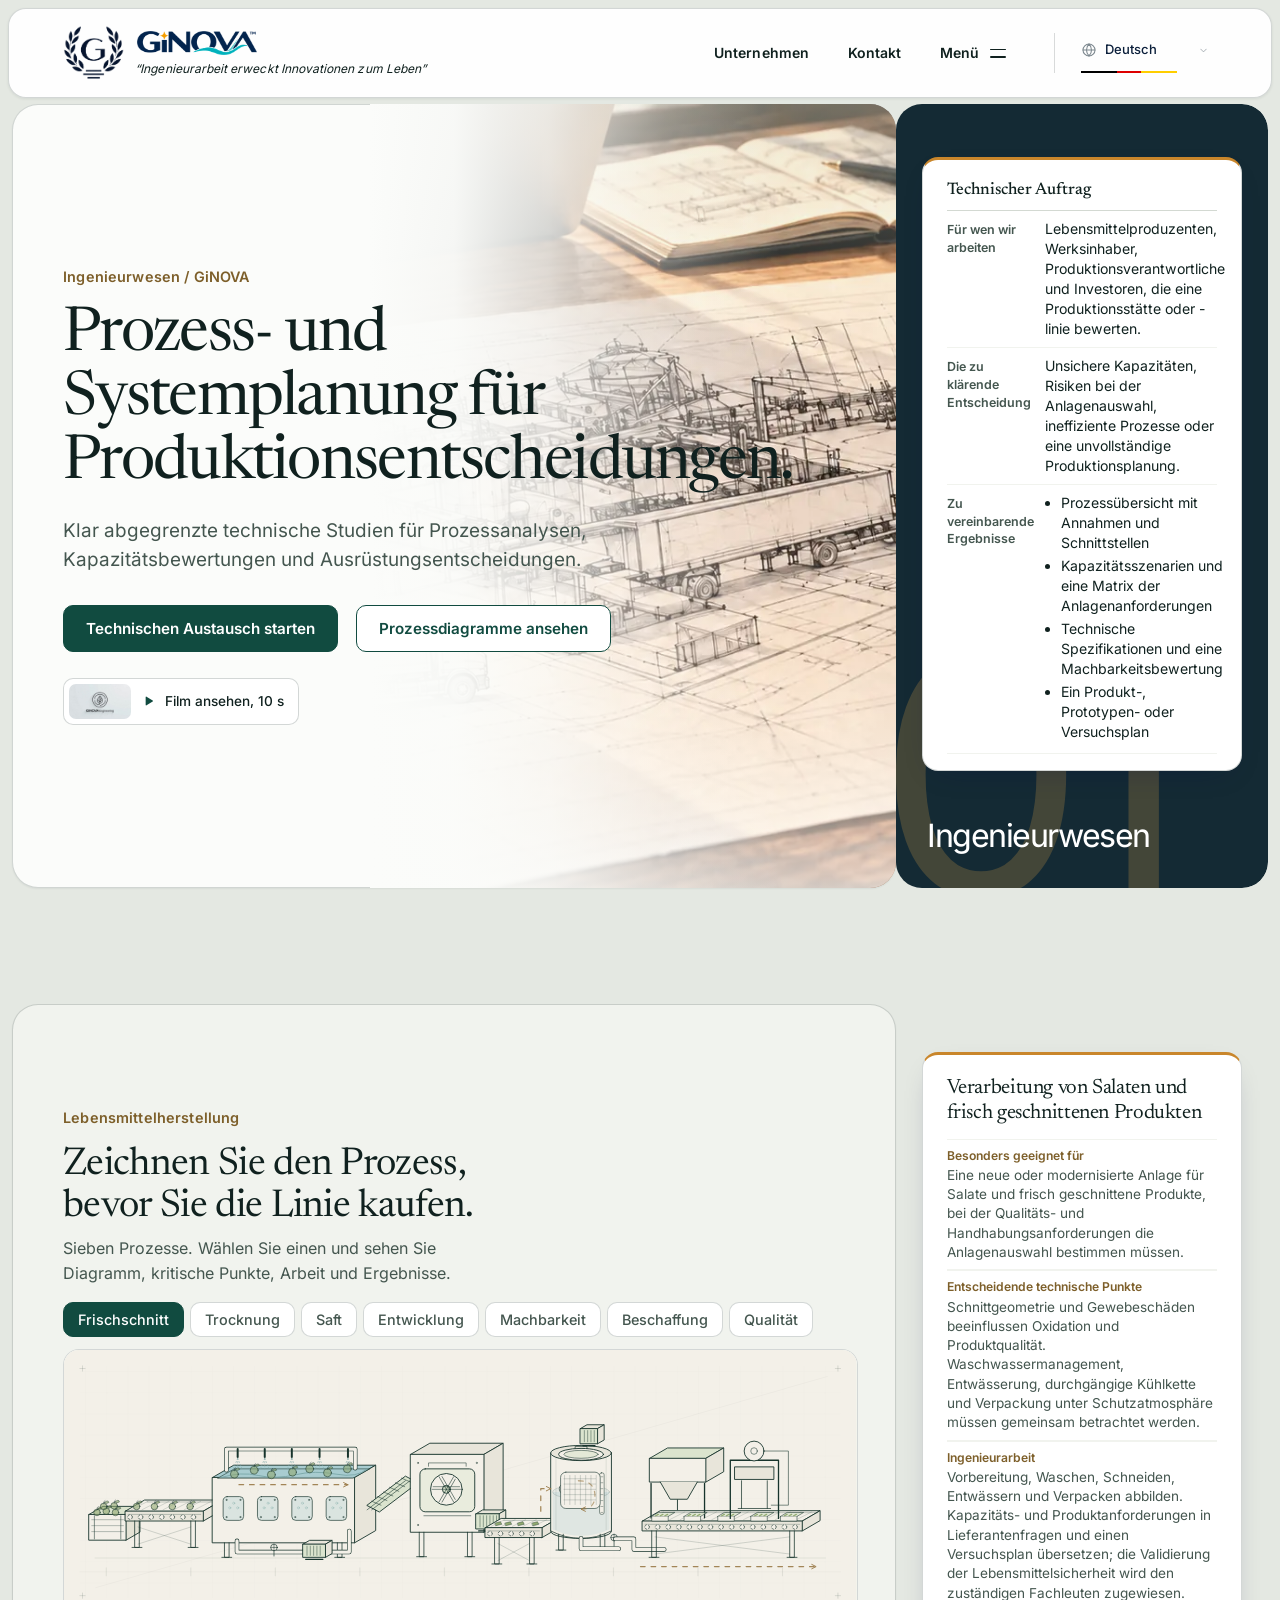
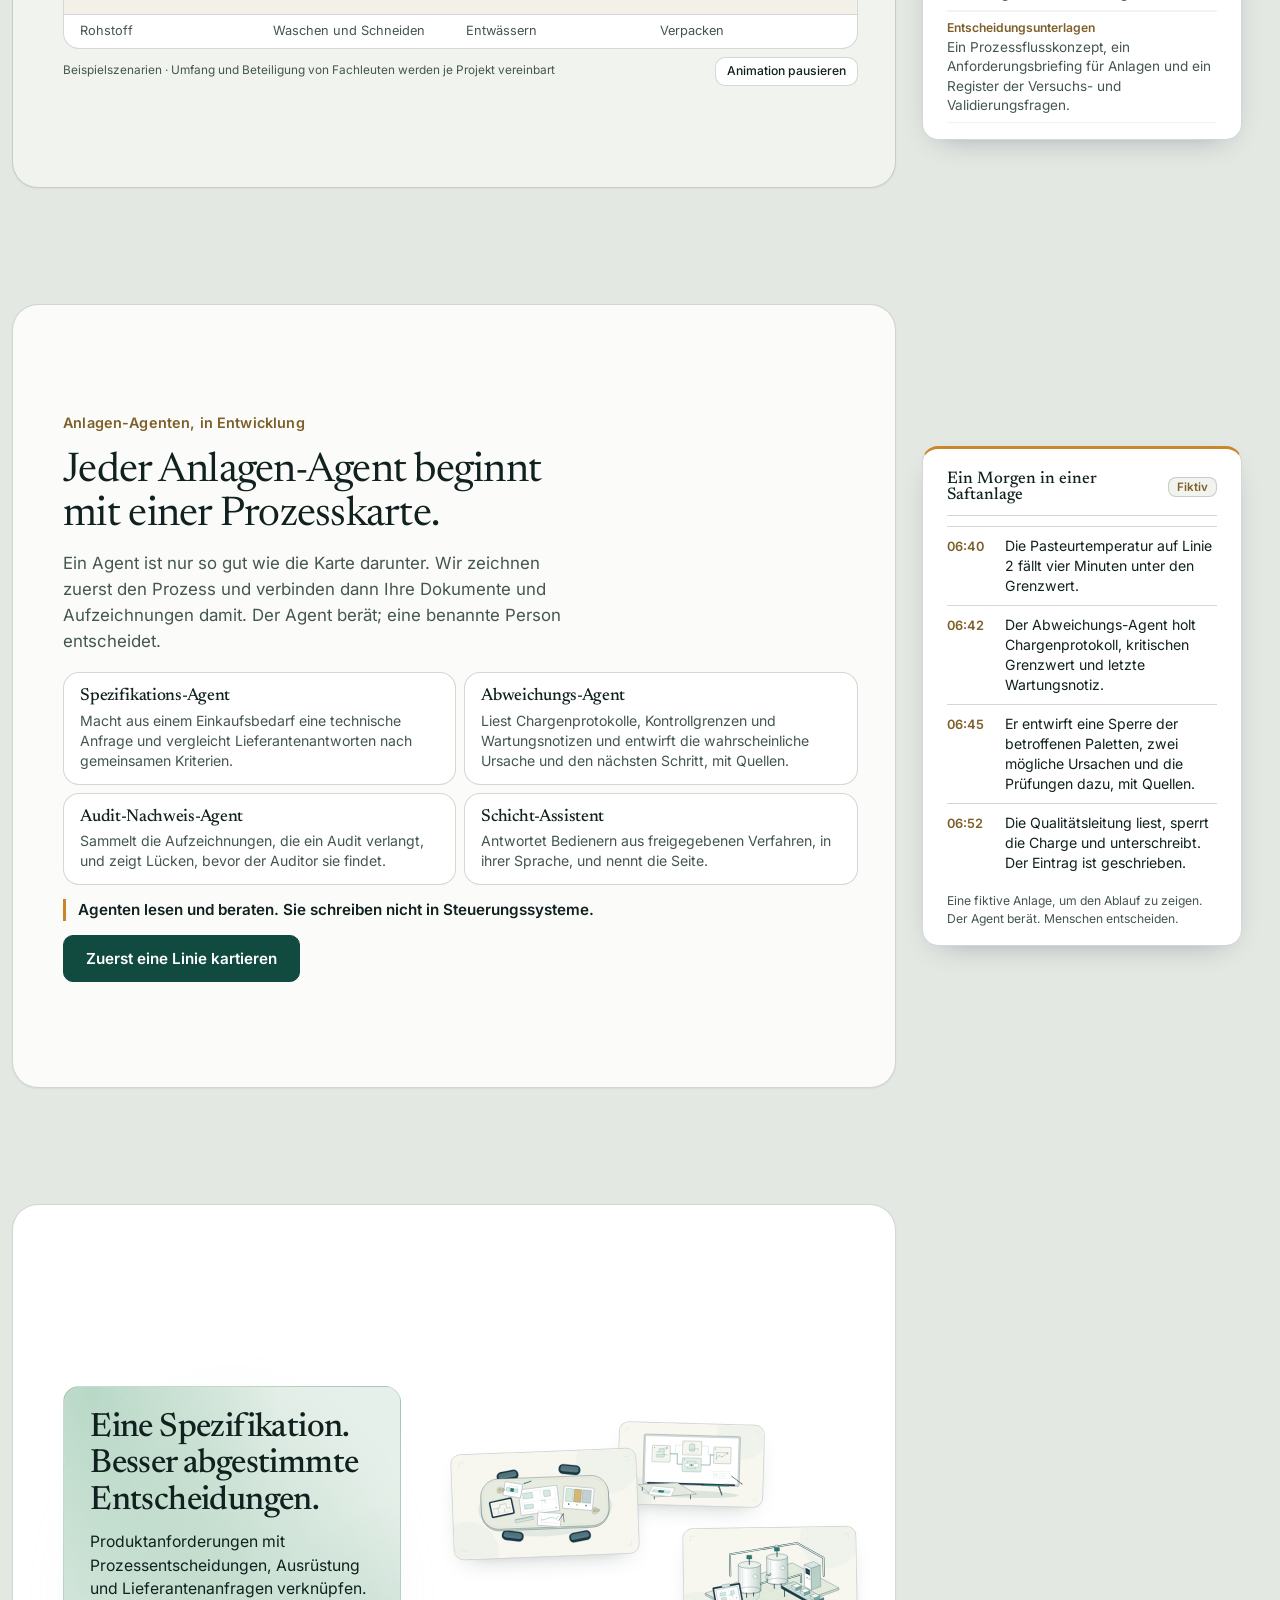
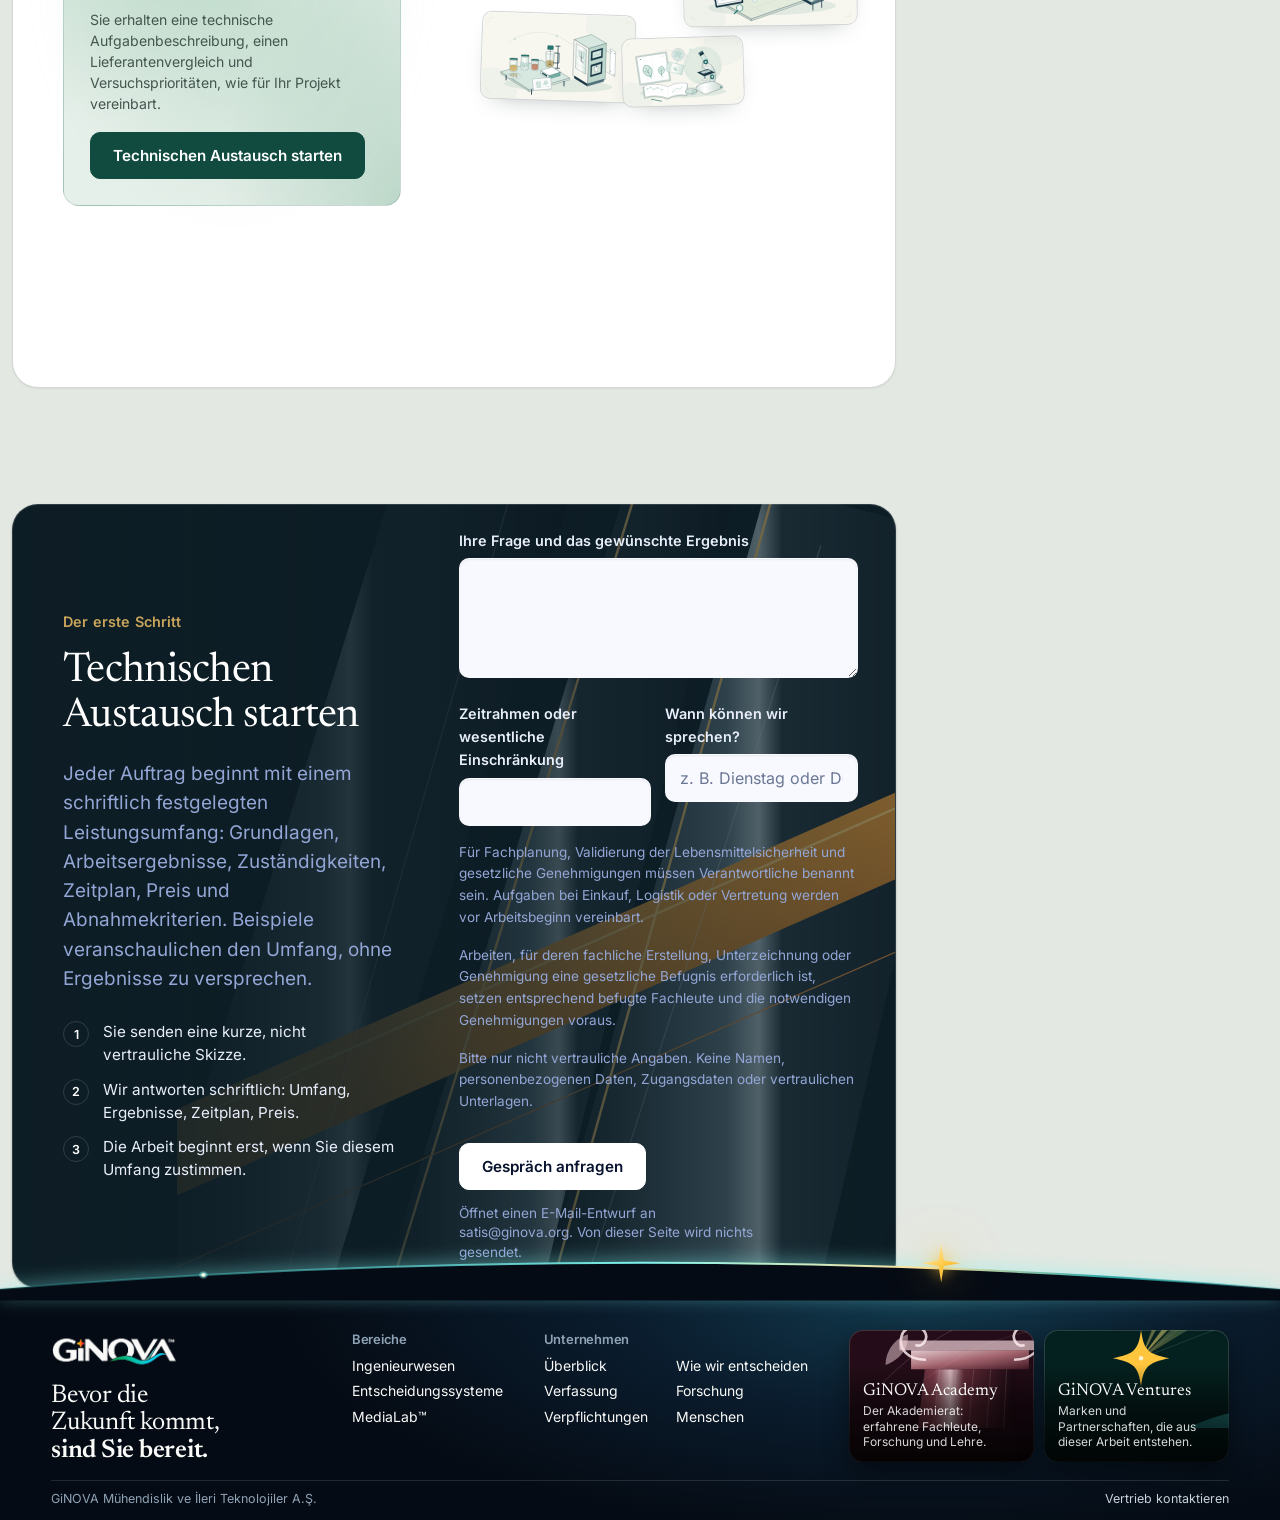
<file: de/index.html>
<!doctype html>
<html lang="de" dir="ltr" data-title-key="meta.title">
<head>
<meta charset="utf-8">
<meta name="viewport" content="width=device-width,initial-scale=1">
<title>GiNOVA Ingenieurwesen | Prozess- und Systemplanung für Produktionsentscheidungen</title>
<script>/* Opening: decided before first paint so there is no flash. Not for reduced motion, a deep link or a scrolled page. */
(function(){try{var d=document.documentElement;if(!matchMedia('(prefers-reduced-motion: reduce)').matches&&!document.hidden&&(!location.hash||location.hash==='#intro')&&!(window.scrollY>20)&&!/[?&]still=1/.test(location.search))d.classList.add('intro-play')}catch(e){}})();</script>
<meta name="description" content="Klar abgegrenzte technische Studien für Prozessanalysen, Kapazitätsbewertungen und Ausrüstungsentscheidungen.">
<link rel="canonical" href="https://engineering.ginova.net/de/">
<link rel="alternate" hreflang="en" href="https://engineering.ginova.net/">
<link rel="alternate" hreflang="it" href="https://engineering.ginova.net/it/">
<link rel="alternate" hreflang="de" href="https://engineering.ginova.net/de/">
<link rel="alternate" hreflang="es" href="https://engineering.ginova.net/es/">
<link rel="alternate" hreflang="tr" href="https://engineering.ginova.net/tr/">
<link rel="alternate" hreflang="az" href="https://engineering.ginova.net/az/">
<link rel="alternate" hreflang="ar" href="https://engineering.ginova.net/ar/">
<link rel="alternate" hreflang="zh-Hans" href="https://engineering.ginova.net/zh/">
<link rel="alternate" hreflang="x-default" href="https://engineering.ginova.net/">
<meta property="og:type" content="website">
<meta property="og:site_name" content="GiNOVA">
<meta property="og:locale" content="de_DE">
<meta property="og:title" content="GiNOVA Ingenieurwesen | Prozess- und Systemplanung für Produktionsentscheidungen">
<meta property="og:description" content="Klar abgegrenzte technische Studien für Prozessanalysen, Kapazitätsbewertungen und Ausrüstungsentscheidungen.">
<meta property="og:url" content="https://engineering.ginova.net/de/">
<meta property="og:image" content="https://engineering.ginova.net/chrome/og.png">
<meta name="twitter:card" content="summary_large_image">
<script type="application/ld+json">{"@context": "https://schema.org", "@graph": [{"@type": "Organization", "@id": "https://ginova.org/#org", "name": "GiNOVA", "url": "https://ginova.org/", "logo": "https://engineering.ginova.net/chrome/crest.png", "email": "satis@ginova.org"}, {"@type": "WebSite", "@id": "https://engineering.ginova.net/#site", "url": "https://engineering.ginova.net/", "name": "GiNOVA Ingenieurwesen", "inLanguage": ["en", "it", "de", "es", "tr", "az", "ar", "zh-Hans"], "publisher": {"@id": "https://ginova.org/#org"}}, {"@type": "WebPage", "url": "https://engineering.ginova.net/de/", "name": "GiNOVA Ingenieurwesen | Prozess- und Systemplanung für Produktionsentscheidungen", "description": "Klar abgegrenzte technische Studien für Prozessanalysen, Kapazitätsbewertungen und Ausrüstungsentscheidungen.", "inLanguage": "de", "isPartOf": {"@id": "https://engineering.ginova.net/#site"}}, {"@type": "Service", "name": "GiNOVA Ingenieurwesen", "description": "Klar abgegrenzte technische Studien für Prozessanalysen, Kapazitätsbewertungen und Ausrüstungsentscheidungen.", "url": "https://engineering.ginova.net/de/", "provider": {"@id": "https://ginova.org/#org"}, "hasOfferCatalog": {"@type": "OfferCatalog", "name": "Lebensmittelherstellung", "itemListElement": [{"@type": "Offer", "itemOffered": {"@type": "Service", "name": "Beschaffung und Koordination des Lieferflusses", "description": "Einen internationalen Bedarf an Zutaten oder Zwischenprodukten mit mehreren Hersteller- oder Verarbeitungsoptionen."}}, {"@type": "Offer", "itemOffered": {"@type": "Service", "name": "Verarbeitung von Salaten und frisch geschnittenen Produkten", "description": "Eine neue oder modernisierte Anlage für Salate und frisch geschnittene Produkte, bei der Qualitäts- und Handhabungsanforderungen die Anlagenauswahl bestimmen müssen."}}, {"@type": "Offer", "itemOffered": {"@type": "Service", "name": "Trocknung und Dehydrierung", "description": "Eine Trocknungsinvestition oder Produktänderung, die einen produktspezifischen Verfahrensweg und Versuchsplan erfordert."}}, {"@type": "Offer", "itemOffered": {"@type": "Service", "name": "Saftprozesse", "description": "Eine Saftlinie oder ein Produktbriefing, bei dem Ausbeute, Fruchtfleisch, Haltbarmachung und Abfüllung aufeinander abgestimmt werden müssen."}}, {"@type": "Offer", "itemOffered": {"@type": "Service", "name": "Produkt- und Prozessentwicklung", "description": "Eine neue Rezeptur oder Prozessänderung auf dem Weg vom Konzept zu strukturierten Versuchen."}}, {"@type": "Offer", "itemOffered": {"@type": "Service", "name": "Unterstützung bei Machbarkeit und Umsetzung", "description": "Eine Investitions- oder Umsetzungsentscheidung mit konkurrierenden Lieferantenumfängen und ungeklärten Standortschnittstellen."}}, {"@type": "Offer", "itemOffered": {"@type": "Service", "name": "Umfassendes Qualitätsmanagement", "description": "Ein Produktionssystem mit unverbundenen Kontrollen, unzureichenden Nachweisen oder wiederkehrenden Qualitätsverlusten."}}]}}]}</script>
<link rel="icon" type="image/svg+xml" href="../chrome/favicon.svg">
<link rel="stylesheet" href="../fonts/fonts.css">
<link rel="stylesheet" href="../chrome/chrome.css">
<link rel="stylesheet" href="../style.css">
<link rel="stylesheet" href="../site.css">
</head>
<body>
<a class="gn-skip" href="#main" data-c="skip">Zum Inhalt springen</a>
<header class="gn-header" id="gnHeader" style="--gn-accent:#142a34">
  <div class="gn-nav" id="gnNav">
    <a class="gn-brand" href="https://ginova.org/" data-route="https://ginova.org/" data-ca="home" aria-label="GiNOVA">
      <span class="gn-crest"><img src="../chrome/crest.png" width="62" height="56" alt=""><img class="lt" src="../chrome/crest-light.png" width="62" height="56" alt=""></span>
      <span class="gn-word"><span class="gn-wm"><img class="gn-wordmark" src="../chrome/primary.png" width="140" height="32" alt="GiNOVA"><img class="gn-wordmark lt" src="../chrome/primary-light.png" width="140" height="32" alt=""></span><span class="gn-motto" data-c="motto.engineering">“Ingenieurarbeit erweckt Innovationen zum Leben”</span></span>
    </a>
    <span class="gn-gap" aria-hidden="true"><span class="gn-sec"><i class="n"></i><i class="rule"></i><b class="t"></b></span></span>
    <div class="gn-links" id="gnLinks">
      <a class="gn-co" id="gnCompany" href="https://ginova.org/company/" data-route="https://ginova.org/company/" data-c="company">Unternehmen</a>
      <a class="gn-contact" id="gnContact" href="#start" data-ca="nav.contact" aria-label="Kontakt"><span class="gn-contact-label" data-c="nav.contact">Kontakt</span></a>
      <button class="gn-menu" id="gnMenuBtn" type="button" aria-expanded="false" aria-controls="gnOverlay"><span class="lbl" data-c="menu">Menü</span><span class="bars" aria-hidden="true"><i></i><i></i></span></button>
      <div class="language-switcher" data-language-theme="portal"><select id="language-select" class="language-native" aria-label="Language"><option data-group="1" value="en" lang="en" dir="ltr">English</option><option data-group="1" value="it" lang="it" dir="ltr">Italiano</option><option data-group="1" value="de" lang="de" dir="ltr" selected>Deutsch</option><option data-group="1" value="es" lang="es" dir="ltr">Español</option><option data-group="2" value="tr" lang="tr" dir="ltr">Türkçe</option><option data-group="2" value="az" lang="az" dir="ltr">Azerbaycani</option><option data-group="3" value="ar" lang="ar" dir="rtl">العربية</option><option data-group="3" value="zh" lang="zh-Hans" dir="ltr">简体中文</option></select></div>
    </div>
  </div>
  <span class="gn-prog" aria-hidden="true"><i></i></span>
</header>
<div class="gn-ov" id="gnOverlay" role="dialog" aria-modal="true" data-ca="menu" aria-label="Menü" data-site="engineering" data-cur="engineering">
  <div class="gn-ovbg" aria-hidden="true"><i class="l" data-s="engineering" style="background-color:#07131b;background-image:url(../chrome/pop-engineering.svg);background-position:center 64%"></i><i class="l" data-s="decision" style="background-color:#050934;background-image:url(../chrome/pop-decision.svg);background-position:center 34%"></i><i class="l" data-s="medialab" style="background-color:#1a0b2e;background-image:url(../chrome/pop-medialab.svg);background-position:center 42%"></i><i class="l" data-s="academy" style="background-color:#240d18;background-image:url(../chrome/pop-academy.svg);background-position:right 20%"></i><i class="l" data-s="ventures" style="background-color:#04211f;background-image:url(../chrome/pop-ventures.svg);background-position:right 14%"></i><i class="wash"></i></div>
  <div class="gn-ovin">
    <nav class="gn-ovsites" data-ca="sites" aria-label="GiNOVA.NET-Websites">
      <p class="gn-ph" data-c="sites.h">GiNOVA.NET</p>
      <ol>
        <li class="is-cur"><div class="gn-row" aria-current="page"><span class="ix">01</span><span class="nm" data-c="nav.engineering">Ingenieurwesen</span><em class="here" data-c="here">Sie sind hier</em><span class="d" data-c="d.engineering">Produktionssysteme, Machbarkeit sowie Produkt- und Prozessentwicklung, auch für Lebensmittel.</span></div></li>
        <li><a class="gn-row" href="https://consultancy.ginova.net/" data-route="https://consultancy.ginova.net/" data-s="decision"><span class="ix">02</span><span class="nm" data-c="nav.decision">Entscheidungssysteme</span><svg class="go" viewBox="0 0 24 24" width="22" height="22" fill="none" stroke="currentColor" stroke-width="1.6" stroke-linecap="round" stroke-linejoin="round" aria-hidden="true"><path d="M7 17 17 7M8 7h9v9"/></svg><span class="d" data-c="d.decision">Beratung, Daten und KI: eine Entscheidungsfrage, ein Festpreis, eine Investitionsentscheidungsakte.</span></a></li>
        <li><a class="gn-row" href="https://medialab.ginova.net/" data-route="https://medialab.ginova.net/" data-s="medialab"><span class="ix">03</span><span class="nm" dir="ltr" data-c="nav.medialab">MediaLab™</span><svg class="go" viewBox="0 0 24 24" width="22" height="22" fill="none" stroke="currentColor" stroke-width="1.6" stroke-linecap="round" stroke-linejoin="round" aria-hidden="true"><path d="M7 17 17 7M8 7h9v9"/></svg><span class="d" data-c="d.medialab">Web, Film, Klang und Markenkommunikation im Auftrag.</span></a></li>
        <li><a class="gn-row" href="https://academy.ginova.net/" data-route="https://academy.ginova.net/" data-s="academy"><span class="ix">04</span><span class="nm" data-c="nav.academy">Akademie</span><svg class="go" viewBox="0 0 24 24" width="22" height="22" fill="none" stroke="currentColor" stroke-width="1.6" stroke-linecap="round" stroke-linejoin="round" aria-hidden="true"><path d="M7 17 17 7M8 7h9v9"/></svg><span class="d" data-c="d.academy">Der Akademierat: erfahrene Fachleute, Forschung und Lehre.</span></a></li>
        <li><a class="gn-row" href="https://ventures.ginova.net/" data-route="https://ventures.ginova.net/" data-s="ventures"><span class="ix">05</span><span class="nm" data-c="nav.ventures">Ventures</span><svg class="go" viewBox="0 0 24 24" width="22" height="22" fill="none" stroke="currentColor" stroke-width="1.6" stroke-linecap="round" stroke-linejoin="round" aria-hidden="true"><path d="M7 17 17 7M8 7h9v9"/></svg><span class="d" data-c="d.ventures">Marken und Partnerschaften, die aus dieser Arbeit entstehen.</span></a></li>
      </ol>
    </nav>
    <nav class="gn-ovpage" data-ca="pagenav" aria-label="pagenav">
      <p class="gn-ph" data-c="menu.page">Auf dieser Seite</p>
      <ol>
        <li><a class="gn-pl" href="#intro" data-c="rail.promise">Versprechen</a></li>
        <li><a class="gn-pl" href="#processes" data-c="rail.processes">Prozesse</a></li>
        <li><a class="gn-pl" href="#plant-agents" data-c="rail.agents">Anlagen-Agenten</a></li>
        <li><a class="gn-pl" href="#limits" data-c="rail.spec">Spezifikation</a></li>
        <li><a class="gn-pl" href="#start" data-c="rail.start">Start</a></li>
      </ol>
      <a class="gn-all" href="https://ginova.org/#gn-company-overview" data-route="https://ginova.org/#gn-company-overview" data-c="nav.about">Über uns</a>
    </nav>
    <div class="gn-ovfoot" id="gnOvFoot"></div>
  </div>
</div>


<div class="field" aria-hidden="true"><span>01</span><b data-c="nav.engineering">Ingenieurwesen</b></div>

<main id="main">

<!-- 1. Promise: the headline, with the technical brief resting on the card -->
<section id="intro" class="screen s-intro" data-nav="rail.promise" aria-labelledby="h-intro">
  <div class="curtains" aria-hidden="true">
    <div class="cur p1 home"><span>01</span><b data-c="nav.engineering">Ingenieurwesen</b></div>
    <div class="cur p2 c-dec"><span>02</span><b data-c="nav.decision">Entscheidungssysteme</b></div>
    <div class="cur p3 c-med"><span>03</span><b data-c="nav.medialab" dir="ltr">MediaLab™</b></div>
  </div>
  <div class="hero-art" aria-hidden="true"><img src="../img/hero/blueprint.webp" alt="" width="1500" height="844" fetchpriority="high" decoding="async"></div>
  <div class="wrap intro-grid">
    <div class="intro-copy">
      <p class="kicker" data-t="intro.kicker">Ingenieurwesen / GiNOVA</p>
      <h1 id="h-intro" data-t="intro.h1">Prozess- und Systemplanung für Produktions­entscheidungen.</h1>
      <p class="lede" data-t="intro.lede">Klar abgegrenzte technische Studien für Prozessanalysen, Kapazitätsbewertungen und Ausrüstungsentscheidungen.</p>
      <p class="actions">
        <a class="btn btn-solid" href="#start" data-t="intro.cta1">Technischen Austausch starten</a>
        <a class="btn btn-line" href="#processes" data-t="intro.cta2">Prozessdiagramme ansehen</a>
      </p>
      <button class="filmchip" id="filmOpen" type="button" aria-haspopup="dialog">
        <span class="thumb" aria-hidden="true"></span>
        <svg class="pl" viewBox="0 0 24 24" width="14" height="14" fill="currentColor" aria-hidden="true"><path d="M8 5.5v13a1 1 0 0 0 1.5.86l10.5-6.5a1 1 0 0 0 0-1.72L9.5 4.64A1 1 0 0 0 8 5.5Z"/></svg>
        <span class="ft" data-t="film.open">Film ansehen, 10 s</span>
      </button>
    </div>
    <figure class="sheet" data-taria="sheet.label" aria-label="Technischer Auftrag">
      <div class="sheet-head"><span data-t="sheet.head">Technischer Auftrag</span></div>
      <dl>
        <div><dt data-t="sheet.who">Für wen wir arbeiten</dt><dd data-t="sheet.who.v">Lebensmittelproduzenten, Werksinhaber, Produktionsverantwortliche und Investoren, die eine Produktionsstätte oder -linie bewerten.</dd></div>
        <div><dt data-t="sheet.dec">Die zu klärende Entscheidung</dt><dd data-t="sheet.dec.v">Unsichere Kapazitäten, Risiken bei der Anlagenauswahl, ineffiziente Prozesse oder eine unvollständige Produktionsplanung.</dd></div>
        <div><dt data-t="sheet.out">Zu vereinbarende Ergebnisse</dt><dd><ul><li><span data-t="sheet.out.0">Prozessübersicht mit Annahmen und Schnittstellen</span></li><li><span data-t="sheet.out.1">Kapazitätsszenarien und eine Matrix der Anlagenanforderungen</span></li><li><span data-t="sheet.out.2">Technische Spezifikationen und eine Machbarkeitsbewertung</span></li><li><span data-t="sheet.out.3">Ein Produkt-, Prototypen- oder Versuchsplan</span></li></ul></dd></div>
      </dl>
    </figure>
  </div>
</section>

<!-- 2. Processes: seven charts; the detail rests on the card -->
<section id="processes" class="screen s-tabs s-proc s-alt" data-nav="rail.processes" aria-labelledby="h-proc">
  <div class="tabgrid" data-tabset>
    <div class="tabcol">
      <p class="kicker" data-t="proc.kicker">Lebensmittelherstellung</p>
      <h2 id="h-proc" data-t="proc.h2">Zeichnen Sie den Prozess, bevor Sie die Linie kaufen.</h2>
      <p class="lede" data-t="proc.lede">Sieben Prozesse. Wählen Sie einen und sehen Sie Diagramm, kritische Punkte, Arbeit und Ergebnisse.</p>
      <div class="tablist proc-tabs" role="tablist" data-taria="proc.kicker" aria-label="Lebensmittelherstellung">
        <button role="tab" type="button" id="tp1" aria-controls="pc1 pp1" aria-selected="true"><span data-t="proc.1.s">Frischschnitt</span></button>
        <button role="tab" type="button" id="tp2" aria-controls="pc2 pp2" aria-selected="false"><span data-t="proc.2.s">Trocknung</span></button>
        <button role="tab" type="button" id="tp3" aria-controls="pc3 pp3" aria-selected="false"><span data-t="proc.3.s">Saft</span></button>
        <button role="tab" type="button" id="tp4" aria-controls="pc4 pp4" aria-selected="false"><span data-t="proc.4.s">Entwicklung</span></button>
        <button role="tab" type="button" id="tp5" aria-controls="pc5 pp5" aria-selected="false"><span data-t="proc.5.s">Machbarkeit</span></button>
        <button role="tab" type="button" id="tp0" aria-controls="pc0 pp0" aria-selected="false"><span data-t="proc.0.s">Beschaffung</span></button>
        <button role="tab" type="button" id="tp6" aria-controls="pc6 pp6" aria-selected="false"><span data-t="proc.6.s">Qualität</span></button>
      </div>
        <div class="chart" id="pc1" role="tabpanel" aria-labelledby="tp1">
          <figure><div class="chart-scroll" tabindex="0" data-taria="alt.1" aria-label="Frische Erzeugnisse durchlaufen Wasch-, Schneid-, Entwässerungs- und Verpackungsanlagen."><svg role="img" focusable="false" data-taria="alt.1" aria-label="Frische Erzeugnisse durchlaufen Wasch-, Schneid-, Entwässerungs- und Verpackungsanlagen." viewBox="0 0 1200 400" fill="none" class="process-wireframe"><defs><pattern id="w1-fresh-cut-grid" width="32" height="32" patternunits="userSpaceOnUse"><path d="M32 0H0V32" fill="none" stroke="#17342c" stroke-opacity=".055" stroke-width=".7"></path></pattern><marker id="w1-fresh-cut-arrow" viewBox="0 0 8 8" refx="7" refy="4" markerwidth="5" markerheight="5" orient="auto-start-reverse"><path d="M1 1L7 4L1 7" fill="none" stroke="#9a7a47" stroke-width="1.15" stroke-linejoin="round"></path></marker></defs><g id="wire-scene-1"><rect width="1200" height="400" fill="#f3f0e8"></rect><rect x="24" y="24" width="1152" height="352" fill="url(#w1-fresh-cut-grid)"></rect><g stroke="#17342c" stroke-width="1.35" stroke-linecap="round" stroke-linejoin="round"><path d="M24 336H1176 M48 360L1156 40" stroke-opacity=".055" stroke-width=".8"></path><path d="M64 330v12" stroke-opacity=".18" stroke-width=".75"></path><path d="M192 330v12" stroke-opacity=".18" stroke-width=".75"></path><path d="M320 330v12" stroke-opacity=".18" stroke-width=".75"></path><path d="M448 330v12" stroke-opacity=".18" stroke-width=".75"></path><path d="M576 330v12" stroke-opacity=".18" stroke-width=".75"></path><path d="M704 330v12" stroke-opacity=".18" stroke-width=".75"></path><path d="M832 330v12" stroke-opacity=".18" stroke-width=".75"></path><path d="M960 330v12" stroke-opacity=".18" stroke-width=".75"></path><path d="M1088 330v12" stroke-opacity=".18" stroke-width=".75"></path><path d="M24 28h8M28 24v8" stroke-opacity=".25" stroke-width=".8"></path><path d="M1168 28h8M1172 24v8" stroke-opacity=".25" stroke-width=".8"></path><path d="M24 372h8M28 368v8" stroke-opacity=".25" stroke-width=".8"></path><path d="M1168 372h8M1172 368v8" stroke-opacity=".25" stroke-width=".8"></path><path d="M47 315H1153" stroke-opacity=".16" stroke-width=".8"></path><polygon points="38,249 59,236.82 115,236.82 94,249" fill="#dbe4ce"></polygon><polygon points="94,249 115,236.82 115,275.82 94,288" fill="#e4e2d5"></polygon><rect x="38" y="249" width="56" height="39" fill="#f3f0e8"></rect><path d="M42 257h48" stroke-width=".7" stroke-opacity=".65"></path><path d="M42 266h48" stroke-width=".7" stroke-opacity=".65"></path><path d="M42 275h48" stroke-width=".7" stroke-opacity=".65"></path><line x1="46" y1="251" x2="46" y2="286" stroke-width=".8"></line><line x1="86" y1="251" x2="86" y2="286" stroke-width=".8"></line><circle cx="50" cy="246" r="5" fill="#91aa70" fill-opacity=".58" stroke-width=".8"></circle><path d="M50 242q-1 -4 2 -5" stroke-width=".65"></path><path d="M51 240q6 -5 7 0q-4 3 -7 0" fill="#91aa70" fill-opacity=".65" stroke-width=".6"></path><circle cx="64" cy="244" r="5" fill="#91aa70" fill-opacity=".58" stroke-width=".8"></circle><path d="M64 240q-1 -4 2 -5" stroke-width=".65"></path><path d="M65 238q6 -5 7 0q-4 3 -7 0" fill="#91aa70" fill-opacity=".65" stroke-width=".6"></path><circle cx="78" cy="246" r="5" fill="#91aa70" fill-opacity=".58" stroke-width=".8"></circle><path d="M78 242q-1 -4 2 -5" stroke-width=".65"></path><path d="M79 240q6 -5 7 0q-4 3 -7 0" fill="#91aa70" fill-opacity=".65" stroke-width=".6"></path><circle cx="60" cy="237" r="5" fill="#91aa70" fill-opacity=".58" stroke-width=".8"></circle><path d="M60 233q-1 -4 2 -5" stroke-width=".65"></path><path d="M61 231q6 -5 7 0q-4 3 -7 0" fill="#91aa70" fill-opacity=".65" stroke-width=".6"></path><circle cx="76" cy="236" r="5" fill="#91aa70" fill-opacity=".58" stroke-width=".8"></circle><path d="M76 232q-1 -4 2 -5" stroke-width=".65"></path><path d="M77 230q6 -5 7 0q-4 3 -7 0" fill="#91aa70" fill-opacity=".65" stroke-width=".6"></path><polygon points="93,244 122,227.18 240,227.18 211,244" fill="#f3f0e8"></polygon><polygon points="211,244 240,227.18 240,242.18 211,259" fill="#e8e5da"></polygon><rect x="93" y="244" width="118" height="15" fill="#e8e5da"></rect><path d="M97 249h110M126 230.18h110" stroke-width=".7" stroke-opacity=".55"></path><g class="conveyor-rollers"><circle cx="100" cy="253" r="3.6" fill="#f3f0e8" stroke-width=".9"></circle><line x1="102" y1="242" x2="127" y2="229.18" stroke-width=".6" stroke-opacity=".4"></line><circle cx="116" cy="253" r="3.6" fill="#f3f0e8" stroke-width=".9"></circle><line x1="118" y1="242" x2="143" y2="229.18" stroke-width=".6" stroke-opacity=".4"></line><circle cx="132" cy="253" r="3.6" fill="#f3f0e8" stroke-width=".9"></circle><line x1="134" y1="242" x2="159" y2="229.18" stroke-width=".6" stroke-opacity=".4"></line><circle cx="148" cy="253" r="3.6" fill="#f3f0e8" stroke-width=".9"></circle><line x1="150" y1="242" x2="175" y2="229.18" stroke-width=".6" stroke-opacity=".4"></line><circle cx="164" cy="253" r="3.6" fill="#f3f0e8" stroke-width=".9"></circle><line x1="166" y1="242" x2="191" y2="229.18" stroke-width=".6" stroke-opacity=".4"></line><circle cx="180" cy="253" r="3.6" fill="#f3f0e8" stroke-width=".9"></circle><line x1="182" y1="242" x2="207" y2="229.18" stroke-width=".6" stroke-opacity=".4"></line><circle cx="196" cy="253" r="3.6" fill="#f3f0e8" stroke-width=".9"></circle><line x1="198" y1="242" x2="223" y2="229.18" stroke-width=".6" stroke-opacity=".4"></line></g><path d="M107 259v40h7v-40M103 299h15" stroke-width="1.15"></path><path d="M192 259v40h7v-40M188 299h15" stroke-width="1.15"></path><path d="M112 294L192 268M112 268L192 294" stroke-width=".65" stroke-opacity=".4"></path><circle cx="110" cy="237" r="5" fill="#91aa70" fill-opacity=".58" stroke-width=".8"></circle><path d="M110 233q-1 -4 2 -5" stroke-width=".65"></path><path d="M111 231q6 -5 7 0q-4 3 -7 0" fill="#91aa70" fill-opacity=".65" stroke-width=".6"></path><circle cx="137" cy="237" r="5" fill="#91aa70" fill-opacity=".58" stroke-width=".8"></circle><path d="M137 233q-1 -4 2 -5" stroke-width=".65"></path><path d="M138 231q6 -5 7 0q-4 3 -7 0" fill="#91aa70" fill-opacity=".65" stroke-width=".6"></path><circle cx="164" cy="237" r="5" fill="#91aa70" fill-opacity=".58" stroke-width=".8"></circle><path d="M164 233q-1 -4 2 -5" stroke-width=".65"></path><path d="M165 231q6 -5 7 0q-4 3 -7 0" fill="#91aa70" fill-opacity=".65" stroke-width=".6"></path><circle cx="191" cy="237" r="5" fill="#91aa70" fill-opacity=".58" stroke-width=".8"></circle><path d="M191 233q-1 -4 2 -5" stroke-width=".65"></path><path d="M192 231q6 -5 7 0q-4 3 -7 0" fill="#91aa70" fill-opacity=".65" stroke-width=".6"></path><polygon points="225,193 257,174.44 472,174.44 440,193" fill="#a8ccd0"></polygon><polygon points="440,193 472,174.44 472,273.44 440,292" fill="#e8e5da"></polygon><rect x="225" y="193" width="215" height="99" fill="#f3f0e8"></rect><polygon points="233,194 258,180 463,180 438,194" fill="#a8ccd0" fill-opacity=".7" stroke-width=".85"></polygon><path d="M238 193Q268 184 294 190T350 189T412 188T459 180" stroke="#6e9f9e" stroke-width="1.1"></path><circle cx="258" cy="188" r="6" fill="#91aa70" fill-opacity=".58" stroke-width=".8"></circle><path d="M258 183q-1 -4 2 -5" stroke-width=".65"></path><path d="M259 181q6 -5 7 0q-4 3 -7 0" fill="#91aa70" fill-opacity=".65" stroke-width=".6"></path><circle cx="288" cy="182" r="6" fill="#91aa70" fill-opacity=".58" stroke-width=".8"></circle><path d="M288 177q-1 -4 2 -5" stroke-width=".65"></path><path d="M289 175q6 -5 7 0q-4 3 -7 0" fill="#91aa70" fill-opacity=".65" stroke-width=".6"></path><circle cx="314" cy="189" r="6" fill="#91aa70" fill-opacity=".58" stroke-width=".8"></circle><path d="M314 184q-1 -4 2 -5" stroke-width=".65"></path><path d="M315 182q6 -5 7 0q-4 3 -7 0" fill="#91aa70" fill-opacity=".65" stroke-width=".6"></path><circle cx="346" cy="185" r="6" fill="#91aa70" fill-opacity=".58" stroke-width=".8"></circle><path d="M346 180q-1 -4 2 -5" stroke-width=".65"></path><path d="M347 178q6 -5 7 0q-4 3 -7 0" fill="#91aa70" fill-opacity=".65" stroke-width=".6"></path><circle cx="372" cy="180" r="6" fill="#91aa70" fill-opacity=".58" stroke-width=".8"></circle><path d="M372 175q-1 -4 2 -5" stroke-width=".65"></path><path d="M373 173q6 -5 7 0q-4 3 -7 0" fill="#91aa70" fill-opacity=".65" stroke-width=".6"></path><circle cx="399" cy="186" r="6" fill="#91aa70" fill-opacity=".58" stroke-width=".8"></circle><path d="M399 181q-1 -4 2 -5" stroke-width=".65"></path><path d="M400 179q6 -5 7 0q-4 3 -7 0" fill="#91aa70" fill-opacity=".65" stroke-width=".6"></path><circle cx="429" cy="180" r="6" fill="#91aa70" fill-opacity=".58" stroke-width=".8"></circle><path d="M429 175q-1 -4 2 -5" stroke-width=".65"></path><path d="M430 173q6 -5 7 0q-4 3 -7 0" fill="#91aa70" fill-opacity=".65" stroke-width=".6"></path><rect x="241" y="222" width="31" height="36" rx="6" fill="#a8ccd0" fill-opacity=".35" stroke-width="1"></rect><circle cx="246" cy="227" r="0.9" stroke-width=".75"></circle><circle cx="267" cy="227" r="0.9" stroke-width=".75"></circle><circle cx="246" cy="253" r="0.9" stroke-width=".75"></circle><circle cx="267" cy="253" r="0.9" stroke-width=".75"></circle><circle cx="251" cy="239" r="1.6" stroke="#6e9f9e" stroke-opacity=".7" stroke-width=".6"></circle><circle cx="257" cy="232" r="1.6" stroke="#6e9f9e" stroke-opacity=".7" stroke-width=".6"></circle><circle cx="263" cy="239" r="1.6" stroke="#6e9f9e" stroke-opacity=".7" stroke-width=".6"></circle><rect x="293" y="222" width="31" height="36" rx="6" fill="#a8ccd0" fill-opacity=".35" stroke-width="1"></rect><circle cx="298" cy="227" r="0.9" stroke-width=".75"></circle><circle cx="319" cy="227" r="0.9" stroke-width=".75"></circle><circle cx="298" cy="253" r="0.9" stroke-width=".75"></circle><circle cx="319" cy="253" r="0.9" stroke-width=".75"></circle><circle cx="303" cy="239" r="1.6" stroke="#6e9f9e" stroke-opacity=".7" stroke-width=".6"></circle><circle cx="309" cy="232" r="1.6" stroke="#6e9f9e" stroke-opacity=".7" stroke-width=".6"></circle><circle cx="315" cy="239" r="1.6" stroke="#6e9f9e" stroke-opacity=".7" stroke-width=".6"></circle><rect x="345" y="222" width="31" height="36" rx="6" fill="#a8ccd0" fill-opacity=".35" stroke-width="1"></rect><circle cx="350" cy="227" r="0.9" stroke-width=".75"></circle><circle cx="371" cy="227" r="0.9" stroke-width=".75"></circle><circle cx="350" cy="253" r="0.9" stroke-width=".75"></circle><circle cx="371" cy="253" r="0.9" stroke-width=".75"></circle><circle cx="355" cy="239" r="1.6" stroke="#6e9f9e" stroke-opacity=".7" stroke-width=".6"></circle><circle cx="361" cy="232" r="1.6" stroke="#6e9f9e" stroke-opacity=".7" stroke-width=".6"></circle><circle cx="367" cy="239" r="1.6" stroke="#6e9f9e" stroke-opacity=".7" stroke-width=".6"></circle><rect x="397" y="222" width="31" height="36" rx="6" fill="#a8ccd0" fill-opacity=".35" stroke-width="1"></rect><circle cx="402" cy="227" r="0.9" stroke-width=".75"></circle><circle cx="423" cy="227" r="0.9" stroke-width=".75"></circle><circle cx="402" cy="253" r="0.9" stroke-width=".75"></circle><circle cx="423" cy="253" r="0.9" stroke-width=".75"></circle><circle cx="407" cy="239" r="1.6" stroke="#6e9f9e" stroke-opacity=".7" stroke-width=".6"></circle><circle cx="413" cy="232" r="1.6" stroke="#6e9f9e" stroke-opacity=".7" stroke-width=".6"></circle><circle cx="419" cy="239" r="1.6" stroke="#6e9f9e" stroke-opacity=".7" stroke-width=".6"></circle><path d="M243 292v22h7v-22M239 314h15" stroke-width="1.15"></path><path d="M414 292v22h7v-22M410 314h15" stroke-width="1.15"></path><path d="M246 182V150H441V179" stroke="#17342c" stroke-width="6.8"></path><path d="M246 182V150H441V179" stroke="#f3f0e8" stroke-width="5"></path><path d="M263 150v12" stroke-width="3"></path><path d="M263 164l-7 17M263 164v18M263 164l7 17" stroke="#7fa5a5" stroke-dasharray="2 3" stroke-width=".8"></path><path d="M304 150v12" stroke-width="3"></path><path d="M304 164l-7 17M304 164v18M304 164l7 17" stroke="#7fa5a5" stroke-dasharray="2 3" stroke-width=".8"></path><path d="M345 150v12" stroke-width="3"></path><path d="M345 164l-7 17M345 164v18M345 164l7 17" stroke="#7fa5a5" stroke-dasharray="2 3" stroke-width=".8"></path><path d="M387 150v12" stroke-width="3"></path><path d="M387 164l-7 17M387 164v18M387 164l7 17" stroke="#7fa5a5" stroke-dasharray="2 3" stroke-width=".8"></path><path d="M430 150v12" stroke-width="3"></path><path d="M430 164l-7 17M430 164v18M430 164l7 17" stroke="#7fa5a5" stroke-dasharray="2 3" stroke-width=".8"></path><path d="M262 289V306H432V274" stroke="#17342c" stroke-width="6.8"></path><path d="M262 289V306H432V274" stroke="#f3f0e8" stroke-width="5"></path><polygon points="362,294 372,288.2 406,288.2 396,294" fill="#e8e5da"></polygon><polygon points="396,294 406,288.2 406,308.2 396,314" fill="#e8e5da"></polygon><rect x="362" y="294" width="34" height="20" fill="#dbe4ce"></rect><line x1="368" y1="297" x2="368" y2="311" stroke-width=".65"></line><line x1="373" y1="297" x2="373" y2="311" stroke-width=".65"></line><line x1="378" y1="297" x2="378" y2="311" stroke-width=".65"></line><line x1="383" y1="297" x2="383" y2="311" stroke-width=".65"></line><line x1="388" y1="297" x2="388" y2="311" stroke-width=".65"></line><path d="M366 317h26" stroke-width="2"></path><circle cx="318" cy="299" r="5" fill="#f3f0e8" stroke-width="1"></circle><path d="M313 299h10M318 294v10" stroke-width=".8"></path><line x1="318" y1="304" x2="318" y2="312" stroke-width="1"></line><path d="M265 204H430" class="flow-path" stroke="#9a7a47" stroke-width="1.9" stroke-dasharray="7 9" marker-end="url(#w1-fresh-cut-arrow)" stroke-opacity=".9"></path><path d="M459 235L517 191L536 201L478 245Z" fill="#dbe4ce"></path><path d="M459 242L517 198M466 242L524 198" stroke-width=".85"></path><path d="M466 229l14 6" stroke-width=".8"></path><path d="M475 222l14 6" stroke-width=".8"></path><path d="M484 215l14 6" stroke-width=".8"></path><path d="M493 208l14 6" stroke-width=".8"></path><path d="M502 201l14 6" stroke-width=".8"></path><path d="M511 194l14 6" stroke-width=".8"></path><polygon points="525,158 554,141.18 665,141.18 636,158" fill="#e8e5da"></polygon><polygon points="636,158 665,141.18 665,259.18 636,276" fill="#e8e5da"></polygon><rect x="525" y="158" width="111" height="118" fill="#f3f0e8"></rect><rect x="539" y="180" width="83" height="65" rx="8" fill="#dbe4ce" fill-opacity=".42"></rect><circle cx="579" cy="211" r="24" fill="#f3f0e8"></circle><circle cx="579" cy="211" r="6" fill="#dbe4ce"></circle><path d="M557 211H601M559 207H599" stroke-width=".8" transform="rotate(0 579 211)"></path><path d="M557 211H601M559 207H599" stroke-width=".8" transform="rotate(60 579 211)"></path><path d="M557 211H601M559 207H599" stroke-width=".8" transform="rotate(120 579 211)"></path><path d="M552 176V171H609V176M545 251H616" stroke-width=".8"></path><circle cx="536" cy="171" r="0.9" stroke-width=".75"></circle><circle cx="625" cy="171" r="0.9" stroke-width=".75"></circle><circle cx="536" cy="265" r="0.9" stroke-width=".75"></circle><circle cx="625" cy="265" r="0.9" stroke-width=".75"></circle><path d="M538 276v37h7v-37M534 313h15" stroke-width="1.15"></path><path d="M611 276v37h7v-37M607 313h15" stroke-width="1.15"></path><polygon points="624,248 634,242.2 669,242.2 659,248" fill="#e8e5da"></polygon><polygon points="659,248 669,242.2 669,265.2 659,271" fill="#e8e5da"></polygon><rect x="624" y="248" width="35" height="23" fill="#dbe4ce"></rect><line x1="630" y1="251" x2="630" y2="268" stroke-width=".65"></line><line x1="635" y1="251" x2="635" y2="268" stroke-width=".65"></line><line x1="640" y1="251" x2="640" y2="268" stroke-width=".65"></line><line x1="645" y1="251" x2="645" y2="268" stroke-width=".65"></line><line x1="650" y1="251" x2="650" y2="268" stroke-width=".65"></line><line x1="655" y1="251" x2="655" y2="268" stroke-width=".65"></line><path d="M628 274h27" stroke-width="2"></path><polygon points="638,269 662,255.08 748,255.08 724,269" fill="#f3f0e8"></polygon><polygon points="724,269 748,255.08 748,270.08 724,284" fill="#e8e5da"></polygon><rect x="638" y="269" width="86" height="15" fill="#e8e5da"></rect><path d="M642 274h78M666 258.08000000000004h78" stroke-width=".7" stroke-opacity=".55"></path><g class="conveyor-rollers"><circle cx="645" cy="278" r="3.6" fill="#f3f0e8" stroke-width=".9"></circle><line x1="647" y1="267" x2="667" y2="257.08000000000004" stroke-width=".6" stroke-opacity=".4"></line><circle cx="661" cy="278" r="3.6" fill="#f3f0e8" stroke-width=".9"></circle><line x1="663" y1="267" x2="683" y2="257.08000000000004" stroke-width=".6" stroke-opacity=".4"></line><circle cx="677" cy="278" r="3.6" fill="#f3f0e8" stroke-width=".9"></circle><line x1="679" y1="267" x2="699" y2="257.08000000000004" stroke-width=".6" stroke-opacity=".4"></line><circle cx="693" cy="278" r="3.6" fill="#f3f0e8" stroke-width=".9"></circle><line x1="695" y1="267" x2="715" y2="257.08000000000004" stroke-width=".6" stroke-opacity=".4"></line><circle cx="709" cy="278" r="3.6" fill="#f3f0e8" stroke-width=".9"></circle><line x1="711" y1="267" x2="731" y2="257.08000000000004" stroke-width=".6" stroke-opacity=".4"></line></g><path d="M652 284v40h7v-40M648 324h15" stroke-width="1.15"></path><path d="M705 284v40h7v-40M701 324h15" stroke-width="1.15"></path><path d="M657 319L705 293M657 293L705 319" stroke-width=".65" stroke-opacity=".4"></path><polygon points="654,266 663,264 661,260 653,262" fill="#91aa70" stroke-width=".6"></polygon><polygon points="669,266 678,264 676,260 668,262" fill="#91aa70" stroke-width=".6"></polygon><polygon points="688,266 697,264 695,260 687,262" fill="#91aa70" stroke-width=".6"></polygon><polygon points="710,266 719,264 717,260 709,262" fill="#91aa70" stroke-width=".6"></polygon><path d="M737 156v118C737 288.95 829 288.95 829 274V156" fill="#f3f0e8"></path><path d="M740 215.0v56.64Q783.0 291.25 826 271.64V215.0Z" fill="#a8ccd0" fill-opacity=".28" stroke="none"></path><ellipse cx="783.0" cy="215.0" rx="43.0" ry="10.5" fill="#a8ccd0" fill-opacity=".2" stroke-opacity=".25" stroke-width=".8"></ellipse><ellipse cx="783.0" cy="156" rx="46.0" ry="11.5" fill="#e8e5da"></ellipse><path d="M737 274Q783.0 297.0 829 274" stroke-width="1.1"></path><path d="M745 162v110M821 162v110" stroke-width=".6" stroke-opacity=".25"></path><ellipse cx="783.0" cy="154" rx="14" ry="4" fill="#f3f0e8" stroke-width="1"></ellipse><path d="M774.0 153v-7h18v7" stroke-width="1"></path><path d="M749 279v24h7v-24M745 303h15" stroke-width="1.15"></path><path d="M812 279v24h7v-24M808 303h15" stroke-width="1.15"></path><rect x="811" y="186" width="7" height="63" rx="3" fill="#f3f0e8" stroke-width=".75"></rect><line x1="813" y1="192" x2="816" y2="192" stroke-width=".55"></line><line x1="813" y1="201" x2="816" y2="201" stroke-width=".55"></line><line x1="813" y1="210" x2="816" y2="210" stroke-width=".55"></line><line x1="813" y1="219" x2="816" y2="219" stroke-width=".55"></line><line x1="813" y1="228" x2="816" y2="228" stroke-width=".55"></line><line x1="813" y1="237" x2="816" y2="237" stroke-width=".55"></line><line x1="813" y1="246" x2="816" y2="246" stroke-width=".55"></line><circle cx="758" cy="210.28" r="8" fill="#f3f0e8" stroke-width="1"></circle><circle cx="758" cy="210.28" r="6" stroke-width=".5" stroke-opacity=".5"></circle><path d="M758 210.28l3 -4" stroke-width=".8"></path><circle cx="758" cy="210.28" r="1" fill="#17342c"></circle><path d="M783.0 285v16h57.0" stroke="#17342c" stroke-width="6.8"></path><path d="M783.0 285v16h57.0" stroke="#f3f0e8" stroke-width="5"></path><circle cx="833" cy="284" r="5" fill="#f3f0e8" stroke-width="1"></circle><path d="M828 284h10M833 279v10" stroke-width=".8"></path><line x1="833" y1="289" x2="833" y2="297" stroke-width="1"></line><ellipse cx="783" cy="158" rx="34" ry="9" fill="#f3f0e8"></ellipse><ellipse cx="783" cy="158" rx="26" ry="6" fill="#dbe4ce" fill-opacity=".6" stroke-width=".8"></ellipse><rect x="752" y="185" width="60" height="55" rx="8" fill="#f3f0e8" stroke-width=".9"></rect><path d="M758 190v44" stroke-width=".55" stroke-opacity=".5"></path><path d="M766 190v44" stroke-width=".55" stroke-opacity=".5"></path><path d="M774 190v44" stroke-width=".55" stroke-opacity=".5"></path><path d="M782 190v44" stroke-width=".55" stroke-opacity=".5"></path><path d="M790 190v44" stroke-width=".55" stroke-opacity=".5"></path><path d="M798 190v44" stroke-width=".55" stroke-opacity=".5"></path><path d="M806 190v44" stroke-width=".55" stroke-opacity=".5"></path><path d="M757 195h48" stroke-width=".55" stroke-opacity=".5"></path><path d="M757 203h48" stroke-width=".55" stroke-opacity=".5"></path><path d="M757 211h48" stroke-width=".55" stroke-opacity=".5"></path><path d="M757 219h48" stroke-width=".55" stroke-opacity=".5"></path><path d="M757 227h48" stroke-width=".55" stroke-opacity=".5"></path><polygon points="782,119 792,113.2 818,113.2 808,119" fill="#e8e5da"></polygon><polygon points="808,119 818,113.2 818,136.2 808,142" fill="#e8e5da"></polygon><rect x="782" y="119" width="26" height="23" fill="#dbe4ce"></rect><line x1="788" y1="122" x2="788" y2="139" stroke-width=".65"></line><line x1="793" y1="122" x2="793" y2="139" stroke-width=".65"></line><line x1="798" y1="122" x2="798" y2="139" stroke-width=".65"></line><line x1="803" y1="122" x2="803" y2="139" stroke-width=".65"></line><path d="M786 145h18" stroke-width="2"></path><path d="M835 286H863V302H909" stroke="#17342c" stroke-width="6.8"></path><path d="M835 286H863V302H909" stroke="#f3f0e8" stroke-width="5"></path><path d="M722 244V210H737" class="flow-path" stroke="#9a7a47" stroke-width="1.9" stroke-dasharray="7 9" marker-end="url(#w1-fresh-cut-arrow)" stroke-opacity=".9"></path><path d="M779 198q25 0 25 23q0 20 -21 20" class="flow-path" stroke="#9a7a47" stroke-width="1.9" stroke-dasharray="7 9" marker-end="url(#w1-fresh-cut-arrow)" stroke-opacity=".6"></path><polygon points="876,259 903,243.34 1145,243.34 1118,259" fill="#f3f0e8"></polygon><polygon points="1118,259 1145,243.34 1145,258.34 1118,274" fill="#e8e5da"></polygon><rect x="876" y="259" width="242" height="15" fill="#e8e5da"></rect><path d="M880 264h234M907 246.34h234" stroke-width=".7" stroke-opacity=".55"></path><g class="conveyor-rollers"><circle cx="883" cy="268" r="3.6" fill="#f3f0e8" stroke-width=".9"></circle><line x1="885" y1="257" x2="908" y2="245.34" stroke-width=".6" stroke-opacity=".4"></line><circle cx="899" cy="268" r="3.6" fill="#f3f0e8" stroke-width=".9"></circle><line x1="901" y1="257" x2="924" y2="245.34" stroke-width=".6" stroke-opacity=".4"></line><circle cx="915" cy="268" r="3.6" fill="#f3f0e8" stroke-width=".9"></circle><line x1="917" y1="257" x2="940" y2="245.34" stroke-width=".6" stroke-opacity=".4"></line><circle cx="931" cy="268" r="3.6" fill="#f3f0e8" stroke-width=".9"></circle><line x1="933" y1="257" x2="956" y2="245.34" stroke-width=".6" stroke-opacity=".4"></line><circle cx="947" cy="268" r="3.6" fill="#f3f0e8" stroke-width=".9"></circle><line x1="949" y1="257" x2="972" y2="245.34" stroke-width=".6" stroke-opacity=".4"></line><circle cx="963" cy="268" r="3.6" fill="#f3f0e8" stroke-width=".9"></circle><line x1="965" y1="257" x2="988" y2="245.34" stroke-width=".6" stroke-opacity=".4"></line><circle cx="979" cy="268" r="3.6" fill="#f3f0e8" stroke-width=".9"></circle><line x1="981" y1="257" x2="1004" y2="245.34" stroke-width=".6" stroke-opacity=".4"></line><circle cx="995" cy="268" r="3.6" fill="#f3f0e8" stroke-width=".9"></circle><line x1="997" y1="257" x2="1020" y2="245.34" stroke-width=".6" stroke-opacity=".4"></line><circle cx="1011" cy="268" r="3.6" fill="#f3f0e8" stroke-width=".9"></circle><line x1="1013" y1="257" x2="1036" y2="245.34" stroke-width=".6" stroke-opacity=".4"></line><circle cx="1027" cy="268" r="3.6" fill="#f3f0e8" stroke-width=".9"></circle><line x1="1029" y1="257" x2="1052" y2="245.34" stroke-width=".6" stroke-opacity=".4"></line><circle cx="1043" cy="268" r="3.6" fill="#f3f0e8" stroke-width=".9"></circle><line x1="1045" y1="257" x2="1068" y2="245.34" stroke-width=".6" stroke-opacity=".4"></line><circle cx="1059" cy="268" r="3.6" fill="#f3f0e8" stroke-width=".9"></circle><line x1="1061" y1="257" x2="1084" y2="245.34" stroke-width=".6" stroke-opacity=".4"></line><circle cx="1075" cy="268" r="3.6" fill="#f3f0e8" stroke-width=".9"></circle><line x1="1077" y1="257" x2="1100" y2="245.34" stroke-width=".6" stroke-opacity=".4"></line><circle cx="1091" cy="268" r="3.6" fill="#f3f0e8" stroke-width=".9"></circle><line x1="1093" y1="257" x2="1116" y2="245.34" stroke-width=".6" stroke-opacity=".4"></line><circle cx="1107" cy="268" r="3.6" fill="#f3f0e8" stroke-width=".9"></circle><line x1="1109" y1="257" x2="1132" y2="245.34" stroke-width=".6" stroke-opacity=".4"></line></g><path d="M890 274v40h7v-40M886 314h15" stroke-width="1.15"></path><path d="M1099 274v40h7v-40M1095 314h15" stroke-width="1.15"></path><path d="M895 309L1099 283M895 283L1099 309" stroke-width=".65" stroke-opacity=".4"></path><polygon points="887,164 914,148.34 999,148.34 972,164" fill="#dbe4ce"></polygon><polygon points="972,164 999,148.34 999,184.34 972,200" fill="#e8e5da"></polygon><rect x="887" y="164" width="85" height="36" fill="#f3f0e8"></rect><path d="M903 200L918 226H944L959 200 M929 227V242" fill="#e8e5da"></path><path d="M889 202V254M970 202V254" stroke-width="2"></path><polygon points="890,252 900,246 925,246 915,252" fill="#dbe4ce" fill-opacity=".7" stroke-width=".8"></polygon><path d="M890 252v7h25v-7" fill="#f3f0e8" stroke-width=".8"></path><path d="M896 251l4 -2" stroke="#91aa70" stroke-width="2"></path><path d="M903 251l4 -2" stroke="#91aa70" stroke-width="2"></path><path d="M910 251l4 -2" stroke="#91aa70" stroke-width="2"></path><polygon points="939,252 949,246 974,246 964,252" fill="#dbe4ce" fill-opacity=".7" stroke-width=".8"></polygon><path d="M939 252v7h25v-7" fill="#f3f0e8" stroke-width=".8"></path><path d="M945 251l4 -2" stroke="#91aa70" stroke-width="2"></path><path d="M952 251l4 -2" stroke="#91aa70" stroke-width="2"></path><path d="M959 251l4 -2" stroke="#91aa70" stroke-width="2"></path><polygon points="990,252 1000,246 1025,246 1015,252" fill="#dbe4ce" fill-opacity=".7" stroke-width=".8"></polygon><path d="M990 252v7h25v-7" fill="#f3f0e8" stroke-width=".8"></path><path d="M996 251l4 -2" stroke="#91aa70" stroke-width="2"></path><path d="M1003 251l4 -2" stroke="#91aa70" stroke-width="2"></path><path d="M1010 251l4 -2" stroke="#91aa70" stroke-width="2"></path><polygon points="1040,252 1050,246 1075,246 1065,252" fill="#dbe4ce" fill-opacity=".7" stroke-width=".8"></polygon><path d="M1040 252v7h25v-7" fill="#f3f0e8" stroke-width=".8"></path><path d="M1046 251l4 -2" stroke="#91aa70" stroke-width="2"></path><path d="M1053 251l4 -2" stroke="#91aa70" stroke-width="2"></path><path d="M1060 251l4 -2" stroke="#91aa70" stroke-width="2"></path><polygon points="1085,252 1095,246 1120,246 1110,252" fill="#dbe4ce" fill-opacity=".7" stroke-width=".8"></polygon><path d="M1085 252v7h25v-7" fill="#f3f0e8" stroke-width=".8"></path><path d="M1091 251l4 -2" stroke="#91aa70" stroke-width="2"></path><path d="M1098 251l4 -2" stroke="#91aa70" stroke-width="2"></path><path d="M1105 251l4 -2" stroke="#91aa70" stroke-width="2"></path><path d="M1009 255V167H1082V255" stroke-width="2"></path><rect x="1016" y="177" width="59" height="19" fill="#e8e5da"></rect><path d="M1026 198V240M1065 198V240M1021 240H1070" stroke-width="1.1"></path><circle cx="1045" cy="153" r="15" fill="#f3f0e8"></circle><circle cx="1045" cy="153" r="5" stroke-width=".8"></circle><path d="M1060 153H1097V235H1071" stroke-width=".85"></path><path d="M873 328H1139" class="flow-path" stroke="#9a7a47" stroke-width="1.9" stroke-dasharray="7 9" marker-end="url(#w1-fresh-cut-arrow)" stroke-opacity=".9"></path></g></g></svg></div><figcaption><ol class="stages" dir="ltr"><li dir="auto"><span data-t="st.1.0">Rohstoff</span></li><li dir="auto"><span data-t="st.1.1">Waschen und Schneiden</span></li><li dir="auto"><span data-t="st.1.2">Entwässern</span></li><li dir="auto"><span data-t="st.1.3">Verpacken</span></li></ol></figcaption></figure>
        </div>
        <div class="chart" id="pc2" role="tabpanel" aria-labelledby="tp2" hidden>
          <figure><div class="chart-scroll" tabindex="0" data-taria="alt.2" aria-label="Produkt gelangt in einen Hordentrockner mit Umluft und verlässt ihn über einen geregelten Austrag."><svg role="img" focusable="false" data-taria="alt.2" aria-label="Produkt gelangt in einen Hordentrockner mit Umluft und verlässt ihn über einen geregelten Austrag." viewBox="0 0 1200 400" fill="none" class="process-wireframe"><defs><pattern id="w2-drying-grid" width="32" height="32" patternunits="userSpaceOnUse"><path d="M32 0H0V32" fill="none" stroke="#17342c" stroke-opacity=".055" stroke-width=".7"></path></pattern><marker id="w2-drying-arrow" viewBox="0 0 8 8" refx="7" refy="4" markerwidth="5" markerheight="5" orient="auto-start-reverse"><path d="M1 1L7 4L1 7" fill="none" stroke="#9a7a47" stroke-width="1.15" stroke-linejoin="round"></path></marker></defs><g id="wire-scene-2"><rect width="1200" height="400" fill="#f3f0e8"></rect><rect x="24" y="24" width="1152" height="352" fill="url(#w2-drying-grid)"></rect><g stroke="#17342c" stroke-width="1.35" stroke-linecap="round" stroke-linejoin="round"><path d="M24 336H1176 M48 360L1156 40" stroke-opacity=".055" stroke-width=".8"></path><path d="M64 330v12" stroke-opacity=".18" stroke-width=".75"></path><path d="M192 330v12" stroke-opacity=".18" stroke-width=".75"></path><path d="M320 330v12" stroke-opacity=".18" stroke-width=".75"></path><path d="M448 330v12" stroke-opacity=".18" stroke-width=".75"></path><path d="M576 330v12" stroke-opacity=".18" stroke-width=".75"></path><path d="M704 330v12" stroke-opacity=".18" stroke-width=".75"></path><path d="M832 330v12" stroke-opacity=".18" stroke-width=".75"></path><path d="M960 330v12" stroke-opacity=".18" stroke-width=".75"></path><path d="M1088 330v12" stroke-opacity=".18" stroke-width=".75"></path><path d="M24 28h8M28 24v8" stroke-opacity=".25" stroke-width=".8"></path><path d="M1168 28h8M1172 24v8" stroke-opacity=".25" stroke-width=".8"></path><path d="M24 372h8M28 368v8" stroke-opacity=".25" stroke-width=".8"></path><path d="M1168 372h8M1172 368v8" stroke-opacity=".25" stroke-width=".8"></path><polygon points="35,252 56,239.82 117,239.82 96,252" fill="#dbe4ce"></polygon><polygon points="96,252 117,239.82 117,277.82 96,290" fill="#e4e2d5"></polygon><rect x="35" y="252" width="61" height="38" fill="#f3f0e8"></rect><path d="M39 260h53" stroke-width=".7" stroke-opacity=".65"></path><path d="M39 269h53" stroke-width=".7" stroke-opacity=".65"></path><path d="M39 278h53" stroke-width=".7" stroke-opacity=".65"></path><line x1="43" y1="254" x2="43" y2="288" stroke-width=".8"></line><line x1="88" y1="254" x2="88" y2="288" stroke-width=".8"></line><circle cx="47" cy="249" r="5" fill="#d99560" fill-opacity=".58" stroke-width=".8"></circle><path d="M47 245q-1 -4 2 -5" stroke-width=".65"></path><path d="M48 243q6 -5 7 0q-4 3 -7 0" fill="#91aa70" fill-opacity=".65" stroke-width=".6"></path><circle cx="61" cy="247" r="5" fill="#d99560" fill-opacity=".58" stroke-width=".8"></circle><path d="M61 243q-1 -4 2 -5" stroke-width=".65"></path><path d="M62 241q6 -5 7 0q-4 3 -7 0" fill="#91aa70" fill-opacity=".65" stroke-width=".6"></path><circle cx="75" cy="249" r="5" fill="#d99560" fill-opacity=".58" stroke-width=".8"></circle><path d="M75 245q-1 -4 2 -5" stroke-width=".65"></path><path d="M76 243q6 -5 7 0q-4 3 -7 0" fill="#91aa70" fill-opacity=".65" stroke-width=".6"></path><circle cx="57" cy="240" r="5" fill="#d99560" fill-opacity=".58" stroke-width=".8"></circle><path d="M57 236q-1 -4 2 -5" stroke-width=".65"></path><path d="M58 234q6 -5 7 0q-4 3 -7 0" fill="#91aa70" fill-opacity=".65" stroke-width=".6"></path><circle cx="73" cy="239" r="5" fill="#d99560" fill-opacity=".58" stroke-width=".8"></circle><path d="M73 235q-1 -4 2 -5" stroke-width=".65"></path><path d="M74 233q6 -5 7 0q-4 3 -7 0" fill="#91aa70" fill-opacity=".65" stroke-width=".6"></path><polygon points="94,242 122,225.76 261,225.76 233,242" fill="#f3f0e8"></polygon><polygon points="233,242 261,225.76 261,240.76 233,257" fill="#e8e5da"></polygon><rect x="94" y="242" width="139" height="15" fill="#e8e5da"></rect><path d="M98 247h131M126 228.76h131" stroke-width=".7" stroke-opacity=".55"></path><g class="conveyor-rollers"><circle cx="101" cy="251" r="3.6" fill="#f3f0e8" stroke-width=".9"></circle><line x1="103" y1="240" x2="127" y2="227.76" stroke-width=".6" stroke-opacity=".4"></line><circle cx="117" cy="251" r="3.6" fill="#f3f0e8" stroke-width=".9"></circle><line x1="119" y1="240" x2="143" y2="227.76" stroke-width=".6" stroke-opacity=".4"></line><circle cx="133" cy="251" r="3.6" fill="#f3f0e8" stroke-width=".9"></circle><line x1="135" y1="240" x2="159" y2="227.76" stroke-width=".6" stroke-opacity=".4"></line><circle cx="149" cy="251" r="3.6" fill="#f3f0e8" stroke-width=".9"></circle><line x1="151" y1="240" x2="175" y2="227.76" stroke-width=".6" stroke-opacity=".4"></line><circle cx="165" cy="251" r="3.6" fill="#f3f0e8" stroke-width=".9"></circle><line x1="167" y1="240" x2="191" y2="227.76" stroke-width=".6" stroke-opacity=".4"></line><circle cx="181" cy="251" r="3.6" fill="#f3f0e8" stroke-width=".9"></circle><line x1="183" y1="240" x2="207" y2="227.76" stroke-width=".6" stroke-opacity=".4"></line><circle cx="197" cy="251" r="3.6" fill="#f3f0e8" stroke-width=".9"></circle><line x1="199" y1="240" x2="223" y2="227.76" stroke-width=".6" stroke-opacity=".4"></line><circle cx="213" cy="251" r="3.6" fill="#f3f0e8" stroke-width=".9"></circle><line x1="215" y1="240" x2="239" y2="227.76" stroke-width=".6" stroke-opacity=".4"></line></g><path d="M108 257v40h7v-40M104 297h15" stroke-width="1.15"></path><path d="M214 257v40h7v-40M210 297h15" stroke-width="1.15"></path><path d="M113 292L214 266M113 266L214 292" stroke-width=".65" stroke-opacity=".4"></path><circle cx="111" cy="235" r="5" fill="#dfbd59" fill-opacity=".58" stroke-width=".8"></circle><path d="M111 231q-1 -4 2 -5" stroke-width=".65"></path><path d="M112 229q6 -5 7 0q-4 3 -7 0" fill="#91aa70" fill-opacity=".65" stroke-width=".6"></path><circle cx="138" cy="235" r="5" fill="#dfbd59" fill-opacity=".58" stroke-width=".8"></circle><path d="M138 231q-1 -4 2 -5" stroke-width=".65"></path><path d="M139 229q6 -5 7 0q-4 3 -7 0" fill="#91aa70" fill-opacity=".65" stroke-width=".6"></path><circle cx="165" cy="235" r="5" fill="#dfbd59" fill-opacity=".58" stroke-width=".8"></circle><path d="M165 231q-1 -4 2 -5" stroke-width=".65"></path><path d="M166 229q6 -5 7 0q-4 3 -7 0" fill="#91aa70" fill-opacity=".65" stroke-width=".6"></path><circle cx="192" cy="235" r="5" fill="#dfbd59" fill-opacity=".58" stroke-width=".8"></circle><path d="M192 231q-1 -4 2 -5" stroke-width=".65"></path><path d="M193 229q6 -5 7 0q-4 3 -7 0" fill="#91aa70" fill-opacity=".65" stroke-width=".6"></path><circle cx="219" cy="235" r="5" fill="#dfbd59" fill-opacity=".58" stroke-width=".8"></circle><path d="M219 231q-1 -4 2 -5" stroke-width=".65"></path><path d="M220 229q6 -5 7 0q-4 3 -7 0" fill="#91aa70" fill-opacity=".65" stroke-width=".6"></path><polygon points="186,163 215,146.18 301,146.18 272,163" fill="#dbe4ce"></polygon><polygon points="186,163 272,163 244.48000000000002,217 213.52,217" fill="#f3f0e8"></polygon><polygon points="272,163 301,146.18 256.08000000000004,210.33 244.48000000000002,217" fill="#e8e5da"></polygon><path d="M192 168L216.96 212M266 168L241.04 212" stroke-width=".6" stroke-opacity=".3"></path><rect x="213.52" y="217" width="30.959999999999997" height="12" fill="#e8e5da"></rect><polygon points="261,240 271,234.2 304,234.2 294,240" fill="#e8e5da"></polygon><polygon points="294,240 304,234.2 304,255.2 294,261" fill="#e8e5da"></polygon><rect x="261" y="240" width="33" height="21" fill="#dbe4ce"></rect><line x1="267" y1="243" x2="267" y2="258" stroke-width=".65"></line><line x1="272" y1="243" x2="272" y2="258" stroke-width=".65"></line><line x1="277" y1="243" x2="277" y2="258" stroke-width=".65"></line><line x1="282" y1="243" x2="282" y2="258" stroke-width=".65"></line><line x1="287" y1="243" x2="287" y2="258" stroke-width=".65"></line><path d="M265 264h25" stroke-width="2"></path><circle cx="203" cy="154" r="7" fill="#d99560" fill-opacity=".58" stroke-width=".8"></circle><path d="M203 148q-1 -4 2 -5" stroke-width=".65"></path><path d="M204 146q6 -5 7 0q-4 3 -7 0" fill="#91aa70" fill-opacity=".65" stroke-width=".6"></path><circle cx="222" cy="147" r="7" fill="#d99560" fill-opacity=".58" stroke-width=".8"></circle><path d="M222 141q-1 -4 2 -5" stroke-width=".65"></path><path d="M223 139q6 -5 7 0q-4 3 -7 0" fill="#91aa70" fill-opacity=".65" stroke-width=".6"></path><circle cx="245" cy="153" r="7" fill="#d99560" fill-opacity=".58" stroke-width=".8"></circle><path d="M245 147q-1 -4 2 -5" stroke-width=".65"></path><path d="M246 145q6 -5 7 0q-4 3 -7 0" fill="#91aa70" fill-opacity=".65" stroke-width=".6"></path><circle cx="218" cy="163" r="7" fill="#d99560" fill-opacity=".58" stroke-width=".8"></circle><path d="M218 157q-1 -4 2 -5" stroke-width=".65"></path><path d="M219 155q6 -5 7 0q-4 3 -7 0" fill="#91aa70" fill-opacity=".65" stroke-width=".6"></path><circle cx="243" cy="166" r="7" fill="#d99560" fill-opacity=".58" stroke-width=".8"></circle><path d="M243 160q-1 -4 2 -5" stroke-width=".65"></path><path d="M244 158q6 -5 7 0q-4 3 -7 0" fill="#91aa70" fill-opacity=".65" stroke-width=".6"></path><path d="M228 230H308V249H340" stroke-width="9" stroke="#17342c"></path><path d="M228 230H308V249H340" stroke-width="6.5" stroke="#f3f0e8"></path><path d="M256 216H329" class="flow-path" stroke="#9a7a47" stroke-width="1.9" stroke-dasharray="7 9" marker-end="url(#w2-drying-arrow)" stroke-opacity=".9"></path><polygon points="342,117 388,90.32 836,90.32 790,117" fill="#e8e5da"></polygon><polygon points="790,117 836,90.32 836,279.32 790,306" fill="#e8e5da"></polygon><rect x="342" y="117" width="448" height="189" fill="#f3f0e8"></rect><rect x="355" y="133" width="422" height="157" fill="#dbe4ce" fill-opacity=".12"></rect><path d="M353 130H778V292H354Z" stroke-width="2"></path><path d="M564 131V292" stroke-width="1"></path><path d="M365 277V145h114v132M383 134.56h114v132M365 145l18 -10.44M479 145l18 -10.44"></path><polygon points="370,157.0 388,146.56 492,146.56 474,157.0" fill="#dfbd59" fill-opacity=".26" stroke-width=".7"></polygon><path d="M370 157.0v5h104v-5" stroke-width=".8"></path><ellipse cx="376" cy="155.0" rx="4" ry="1.5" fill="#dfbd59" fill-opacity=".5" stroke-width=".4"></ellipse><ellipse cx="389" cy="155.0" rx="4" ry="1.5" fill="#dfbd59" fill-opacity=".5" stroke-width=".4"></ellipse><ellipse cx="402" cy="155.0" rx="4" ry="1.5" fill="#dfbd59" fill-opacity=".5" stroke-width=".4"></ellipse><ellipse cx="415" cy="155.0" rx="4" ry="1.5" fill="#dfbd59" fill-opacity=".5" stroke-width=".4"></ellipse><ellipse cx="428" cy="155.0" rx="4" ry="1.5" fill="#dfbd59" fill-opacity=".5" stroke-width=".4"></ellipse><ellipse cx="441" cy="155.0" rx="4" ry="1.5" fill="#dfbd59" fill-opacity=".5" stroke-width=".4"></ellipse><ellipse cx="454" cy="155.0" rx="4" ry="1.5" fill="#dfbd59" fill-opacity=".5" stroke-width=".4"></ellipse><ellipse cx="467" cy="155.0" rx="4" ry="1.5" fill="#dfbd59" fill-opacity=".5" stroke-width=".4"></ellipse><polygon points="370,180.0 388,169.56 492,169.56 474,180.0" fill="#dfbd59" fill-opacity=".26" stroke-width=".7"></polygon><path d="M370 180.0v5h104v-5" stroke-width=".8"></path><ellipse cx="376" cy="178.0" rx="4" ry="1.5" fill="#dfbd59" fill-opacity=".5" stroke-width=".4"></ellipse><ellipse cx="389" cy="178.0" rx="4" ry="1.5" fill="#dfbd59" fill-opacity=".5" stroke-width=".4"></ellipse><ellipse cx="402" cy="178.0" rx="4" ry="1.5" fill="#dfbd59" fill-opacity=".5" stroke-width=".4"></ellipse><ellipse cx="415" cy="178.0" rx="4" ry="1.5" fill="#dfbd59" fill-opacity=".5" stroke-width=".4"></ellipse><ellipse cx="428" cy="178.0" rx="4" ry="1.5" fill="#dfbd59" fill-opacity=".5" stroke-width=".4"></ellipse><ellipse cx="441" cy="178.0" rx="4" ry="1.5" fill="#dfbd59" fill-opacity=".5" stroke-width=".4"></ellipse><ellipse cx="454" cy="178.0" rx="4" ry="1.5" fill="#dfbd59" fill-opacity=".5" stroke-width=".4"></ellipse><ellipse cx="467" cy="178.0" rx="4" ry="1.5" fill="#dfbd59" fill-opacity=".5" stroke-width=".4"></ellipse><polygon points="370,203.0 388,192.56 492,192.56 474,203.0" fill="#dfbd59" fill-opacity=".26" stroke-width=".7"></polygon><path d="M370 203.0v5h104v-5" stroke-width=".8"></path><ellipse cx="376" cy="201.0" rx="4" ry="1.5" fill="#dfbd59" fill-opacity=".5" stroke-width=".4"></ellipse><ellipse cx="389" cy="201.0" rx="4" ry="1.5" fill="#dfbd59" fill-opacity=".5" stroke-width=".4"></ellipse><ellipse cx="402" cy="201.0" rx="4" ry="1.5" fill="#dfbd59" fill-opacity=".5" stroke-width=".4"></ellipse><ellipse cx="415" cy="201.0" rx="4" ry="1.5" fill="#dfbd59" fill-opacity=".5" stroke-width=".4"></ellipse><ellipse cx="428" cy="201.0" rx="4" ry="1.5" fill="#dfbd59" fill-opacity=".5" stroke-width=".4"></ellipse><ellipse cx="441" cy="201.0" rx="4" ry="1.5" fill="#dfbd59" fill-opacity=".5" stroke-width=".4"></ellipse><ellipse cx="454" cy="201.0" rx="4" ry="1.5" fill="#dfbd59" fill-opacity=".5" stroke-width=".4"></ellipse><ellipse cx="467" cy="201.0" rx="4" ry="1.5" fill="#dfbd59" fill-opacity=".5" stroke-width=".4"></ellipse><polygon points="370,226.0 388,215.56 492,215.56 474,226.0" fill="#dfbd59" fill-opacity=".26" stroke-width=".7"></polygon><path d="M370 226.0v5h104v-5" stroke-width=".8"></path><ellipse cx="376" cy="224.0" rx="4" ry="1.5" fill="#dfbd59" fill-opacity=".5" stroke-width=".4"></ellipse><ellipse cx="389" cy="224.0" rx="4" ry="1.5" fill="#dfbd59" fill-opacity=".5" stroke-width=".4"></ellipse><ellipse cx="402" cy="224.0" rx="4" ry="1.5" fill="#dfbd59" fill-opacity=".5" stroke-width=".4"></ellipse><ellipse cx="415" cy="224.0" rx="4" ry="1.5" fill="#dfbd59" fill-opacity=".5" stroke-width=".4"></ellipse><ellipse cx="428" cy="224.0" rx="4" ry="1.5" fill="#dfbd59" fill-opacity=".5" stroke-width=".4"></ellipse><ellipse cx="441" cy="224.0" rx="4" ry="1.5" fill="#dfbd59" fill-opacity=".5" stroke-width=".4"></ellipse><ellipse cx="454" cy="224.0" rx="4" ry="1.5" fill="#dfbd59" fill-opacity=".5" stroke-width=".4"></ellipse><ellipse cx="467" cy="224.0" rx="4" ry="1.5" fill="#dfbd59" fill-opacity=".5" stroke-width=".4"></ellipse><polygon points="370,249.0 388,238.56 492,238.56 474,249.0" fill="#dfbd59" fill-opacity=".26" stroke-width=".7"></polygon><path d="M370 249.0v5h104v-5" stroke-width=".8"></path><ellipse cx="376" cy="247.0" rx="4" ry="1.5" fill="#dfbd59" fill-opacity=".5" stroke-width=".4"></ellipse><ellipse cx="389" cy="247.0" rx="4" ry="1.5" fill="#dfbd59" fill-opacity=".5" stroke-width=".4"></ellipse><ellipse cx="402" cy="247.0" rx="4" ry="1.5" fill="#dfbd59" fill-opacity=".5" stroke-width=".4"></ellipse><ellipse cx="415" cy="247.0" rx="4" ry="1.5" fill="#dfbd59" fill-opacity=".5" stroke-width=".4"></ellipse><ellipse cx="428" cy="247.0" rx="4" ry="1.5" fill="#dfbd59" fill-opacity=".5" stroke-width=".4"></ellipse><ellipse cx="441" cy="247.0" rx="4" ry="1.5" fill="#dfbd59" fill-opacity=".5" stroke-width=".4"></ellipse><ellipse cx="454" cy="247.0" rx="4" ry="1.5" fill="#dfbd59" fill-opacity=".5" stroke-width=".4"></ellipse><ellipse cx="467" cy="247.0" rx="4" ry="1.5" fill="#dfbd59" fill-opacity=".5" stroke-width=".4"></ellipse><polygon points="370,272.0 388,261.56 492,261.56 474,272.0" fill="#dfbd59" fill-opacity=".26" stroke-width=".7"></polygon><path d="M370 272.0v5h104v-5" stroke-width=".8"></path><ellipse cx="376" cy="270.0" rx="4" ry="1.5" fill="#dfbd59" fill-opacity=".5" stroke-width=".4"></ellipse><ellipse cx="389" cy="270.0" rx="4" ry="1.5" fill="#dfbd59" fill-opacity=".5" stroke-width=".4"></ellipse><ellipse cx="402" cy="270.0" rx="4" ry="1.5" fill="#dfbd59" fill-opacity=".5" stroke-width=".4"></ellipse><ellipse cx="415" cy="270.0" rx="4" ry="1.5" fill="#dfbd59" fill-opacity=".5" stroke-width=".4"></ellipse><ellipse cx="428" cy="270.0" rx="4" ry="1.5" fill="#dfbd59" fill-opacity=".5" stroke-width=".4"></ellipse><ellipse cx="441" cy="270.0" rx="4" ry="1.5" fill="#dfbd59" fill-opacity=".5" stroke-width=".4"></ellipse><ellipse cx="454" cy="270.0" rx="4" ry="1.5" fill="#dfbd59" fill-opacity=".5" stroke-width=".4"></ellipse><ellipse cx="467" cy="270.0" rx="4" ry="1.5" fill="#dfbd59" fill-opacity=".5" stroke-width=".4"></ellipse><circle cx="368" cy="281" r="3" fill="#f3f0e8" stroke-width=".8"></circle><circle cx="476" cy="281" r="3" fill="#f3f0e8" stroke-width=".8"></circle><path d="M502 277V145h114v132M520 134.56h114v132M502 145l18 -10.44M616 145l18 -10.44"></path><polygon points="507,157.0 525,146.56 629,146.56 611,157.0" fill="#d99560" fill-opacity=".26" stroke-width=".7"></polygon><path d="M507 157.0v5h104v-5" stroke-width=".8"></path><ellipse cx="513" cy="155.0" rx="4" ry="1.5" fill="#d99560" fill-opacity=".5" stroke-width=".4"></ellipse><ellipse cx="526" cy="155.0" rx="4" ry="1.5" fill="#d99560" fill-opacity=".5" stroke-width=".4"></ellipse><ellipse cx="539" cy="155.0" rx="4" ry="1.5" fill="#d99560" fill-opacity=".5" stroke-width=".4"></ellipse><ellipse cx="552" cy="155.0" rx="4" ry="1.5" fill="#d99560" fill-opacity=".5" stroke-width=".4"></ellipse><ellipse cx="565" cy="155.0" rx="4" ry="1.5" fill="#d99560" fill-opacity=".5" stroke-width=".4"></ellipse><ellipse cx="578" cy="155.0" rx="4" ry="1.5" fill="#d99560" fill-opacity=".5" stroke-width=".4"></ellipse><ellipse cx="591" cy="155.0" rx="4" ry="1.5" fill="#d99560" fill-opacity=".5" stroke-width=".4"></ellipse><ellipse cx="604" cy="155.0" rx="4" ry="1.5" fill="#d99560" fill-opacity=".5" stroke-width=".4"></ellipse><polygon points="507,180.0 525,169.56 629,169.56 611,180.0" fill="#d99560" fill-opacity=".26" stroke-width=".7"></polygon><path d="M507 180.0v5h104v-5" stroke-width=".8"></path><ellipse cx="513" cy="178.0" rx="4" ry="1.5" fill="#d99560" fill-opacity=".5" stroke-width=".4"></ellipse><ellipse cx="526" cy="178.0" rx="4" ry="1.5" fill="#d99560" fill-opacity=".5" stroke-width=".4"></ellipse><ellipse cx="539" cy="178.0" rx="4" ry="1.5" fill="#d99560" fill-opacity=".5" stroke-width=".4"></ellipse><ellipse cx="552" cy="178.0" rx="4" ry="1.5" fill="#d99560" fill-opacity=".5" stroke-width=".4"></ellipse><ellipse cx="565" cy="178.0" rx="4" ry="1.5" fill="#d99560" fill-opacity=".5" stroke-width=".4"></ellipse><ellipse cx="578" cy="178.0" rx="4" ry="1.5" fill="#d99560" fill-opacity=".5" stroke-width=".4"></ellipse><ellipse cx="591" cy="178.0" rx="4" ry="1.5" fill="#d99560" fill-opacity=".5" stroke-width=".4"></ellipse><ellipse cx="604" cy="178.0" rx="4" ry="1.5" fill="#d99560" fill-opacity=".5" stroke-width=".4"></ellipse><polygon points="507,203.0 525,192.56 629,192.56 611,203.0" fill="#d99560" fill-opacity=".26" stroke-width=".7"></polygon><path d="M507 203.0v5h104v-5" stroke-width=".8"></path><ellipse cx="513" cy="201.0" rx="4" ry="1.5" fill="#d99560" fill-opacity=".5" stroke-width=".4"></ellipse><ellipse cx="526" cy="201.0" rx="4" ry="1.5" fill="#d99560" fill-opacity=".5" stroke-width=".4"></ellipse><ellipse cx="539" cy="201.0" rx="4" ry="1.5" fill="#d99560" fill-opacity=".5" stroke-width=".4"></ellipse><ellipse cx="552" cy="201.0" rx="4" ry="1.5" fill="#d99560" fill-opacity=".5" stroke-width=".4"></ellipse><ellipse cx="565" cy="201.0" rx="4" ry="1.5" fill="#d99560" fill-opacity=".5" stroke-width=".4"></ellipse><ellipse cx="578" cy="201.0" rx="4" ry="1.5" fill="#d99560" fill-opacity=".5" stroke-width=".4"></ellipse><ellipse cx="591" cy="201.0" rx="4" ry="1.5" fill="#d99560" fill-opacity=".5" stroke-width=".4"></ellipse><ellipse cx="604" cy="201.0" rx="4" ry="1.5" fill="#d99560" fill-opacity=".5" stroke-width=".4"></ellipse><polygon points="507,226.0 525,215.56 629,215.56 611,226.0" fill="#d99560" fill-opacity=".26" stroke-width=".7"></polygon><path d="M507 226.0v5h104v-5" stroke-width=".8"></path><ellipse cx="513" cy="224.0" rx="4" ry="1.5" fill="#d99560" fill-opacity=".5" stroke-width=".4"></ellipse><ellipse cx="526" cy="224.0" rx="4" ry="1.5" fill="#d99560" fill-opacity=".5" stroke-width=".4"></ellipse><ellipse cx="539" cy="224.0" rx="4" ry="1.5" fill="#d99560" fill-opacity=".5" stroke-width=".4"></ellipse><ellipse cx="552" cy="224.0" rx="4" ry="1.5" fill="#d99560" fill-opacity=".5" stroke-width=".4"></ellipse><ellipse cx="565" cy="224.0" rx="4" ry="1.5" fill="#d99560" fill-opacity=".5" stroke-width=".4"></ellipse><ellipse cx="578" cy="224.0" rx="4" ry="1.5" fill="#d99560" fill-opacity=".5" stroke-width=".4"></ellipse><ellipse cx="591" cy="224.0" rx="4" ry="1.5" fill="#d99560" fill-opacity=".5" stroke-width=".4"></ellipse><ellipse cx="604" cy="224.0" rx="4" ry="1.5" fill="#d99560" fill-opacity=".5" stroke-width=".4"></ellipse><polygon points="507,249.0 525,238.56 629,238.56 611,249.0" fill="#d99560" fill-opacity=".26" stroke-width=".7"></polygon><path d="M507 249.0v5h104v-5" stroke-width=".8"></path><ellipse cx="513" cy="247.0" rx="4" ry="1.5" fill="#d99560" fill-opacity=".5" stroke-width=".4"></ellipse><ellipse cx="526" cy="247.0" rx="4" ry="1.5" fill="#d99560" fill-opacity=".5" stroke-width=".4"></ellipse><ellipse cx="539" cy="247.0" rx="4" ry="1.5" fill="#d99560" fill-opacity=".5" stroke-width=".4"></ellipse><ellipse cx="552" cy="247.0" rx="4" ry="1.5" fill="#d99560" fill-opacity=".5" stroke-width=".4"></ellipse><ellipse cx="565" cy="247.0" rx="4" ry="1.5" fill="#d99560" fill-opacity=".5" stroke-width=".4"></ellipse><ellipse cx="578" cy="247.0" rx="4" ry="1.5" fill="#d99560" fill-opacity=".5" stroke-width=".4"></ellipse><ellipse cx="591" cy="247.0" rx="4" ry="1.5" fill="#d99560" fill-opacity=".5" stroke-width=".4"></ellipse><ellipse cx="604" cy="247.0" rx="4" ry="1.5" fill="#d99560" fill-opacity=".5" stroke-width=".4"></ellipse><polygon points="507,272.0 525,261.56 629,261.56 611,272.0" fill="#d99560" fill-opacity=".26" stroke-width=".7"></polygon><path d="M507 272.0v5h104v-5" stroke-width=".8"></path><ellipse cx="513" cy="270.0" rx="4" ry="1.5" fill="#d99560" fill-opacity=".5" stroke-width=".4"></ellipse><ellipse cx="526" cy="270.0" rx="4" ry="1.5" fill="#d99560" fill-opacity=".5" stroke-width=".4"></ellipse><ellipse cx="539" cy="270.0" rx="4" ry="1.5" fill="#d99560" fill-opacity=".5" stroke-width=".4"></ellipse><ellipse cx="552" cy="270.0" rx="4" ry="1.5" fill="#d99560" fill-opacity=".5" stroke-width=".4"></ellipse><ellipse cx="565" cy="270.0" rx="4" ry="1.5" fill="#d99560" fill-opacity=".5" stroke-width=".4"></ellipse><ellipse cx="578" cy="270.0" rx="4" ry="1.5" fill="#d99560" fill-opacity=".5" stroke-width=".4"></ellipse><ellipse cx="591" cy="270.0" rx="4" ry="1.5" fill="#d99560" fill-opacity=".5" stroke-width=".4"></ellipse><ellipse cx="604" cy="270.0" rx="4" ry="1.5" fill="#d99560" fill-opacity=".5" stroke-width=".4"></ellipse><circle cx="505" cy="281" r="3" fill="#f3f0e8" stroke-width=".8"></circle><circle cx="613" cy="281" r="3" fill="#f3f0e8" stroke-width=".8"></circle><path d="M639 277V145h114v132M657 134.56h114v132M639 145l18 -10.44M753 145l18 -10.44"></path><polygon points="644,157.0 662,146.56 766,146.56 748,157.0" fill="#dfbd59" fill-opacity=".26" stroke-width=".7"></polygon><path d="M644 157.0v5h104v-5" stroke-width=".8"></path><ellipse cx="650" cy="155.0" rx="4" ry="1.5" fill="#dfbd59" fill-opacity=".5" stroke-width=".4"></ellipse><ellipse cx="663" cy="155.0" rx="4" ry="1.5" fill="#dfbd59" fill-opacity=".5" stroke-width=".4"></ellipse><ellipse cx="676" cy="155.0" rx="4" ry="1.5" fill="#dfbd59" fill-opacity=".5" stroke-width=".4"></ellipse><ellipse cx="689" cy="155.0" rx="4" ry="1.5" fill="#dfbd59" fill-opacity=".5" stroke-width=".4"></ellipse><ellipse cx="702" cy="155.0" rx="4" ry="1.5" fill="#dfbd59" fill-opacity=".5" stroke-width=".4"></ellipse><ellipse cx="715" cy="155.0" rx="4" ry="1.5" fill="#dfbd59" fill-opacity=".5" stroke-width=".4"></ellipse><ellipse cx="728" cy="155.0" rx="4" ry="1.5" fill="#dfbd59" fill-opacity=".5" stroke-width=".4"></ellipse><ellipse cx="741" cy="155.0" rx="4" ry="1.5" fill="#dfbd59" fill-opacity=".5" stroke-width=".4"></ellipse><polygon points="644,180.0 662,169.56 766,169.56 748,180.0" fill="#dfbd59" fill-opacity=".26" stroke-width=".7"></polygon><path d="M644 180.0v5h104v-5" stroke-width=".8"></path><ellipse cx="650" cy="178.0" rx="4" ry="1.5" fill="#dfbd59" fill-opacity=".5" stroke-width=".4"></ellipse><ellipse cx="663" cy="178.0" rx="4" ry="1.5" fill="#dfbd59" fill-opacity=".5" stroke-width=".4"></ellipse><ellipse cx="676" cy="178.0" rx="4" ry="1.5" fill="#dfbd59" fill-opacity=".5" stroke-width=".4"></ellipse><ellipse cx="689" cy="178.0" rx="4" ry="1.5" fill="#dfbd59" fill-opacity=".5" stroke-width=".4"></ellipse><ellipse cx="702" cy="178.0" rx="4" ry="1.5" fill="#dfbd59" fill-opacity=".5" stroke-width=".4"></ellipse><ellipse cx="715" cy="178.0" rx="4" ry="1.5" fill="#dfbd59" fill-opacity=".5" stroke-width=".4"></ellipse><ellipse cx="728" cy="178.0" rx="4" ry="1.5" fill="#dfbd59" fill-opacity=".5" stroke-width=".4"></ellipse><ellipse cx="741" cy="178.0" rx="4" ry="1.5" fill="#dfbd59" fill-opacity=".5" stroke-width=".4"></ellipse><polygon points="644,203.0 662,192.56 766,192.56 748,203.0" fill="#dfbd59" fill-opacity=".26" stroke-width=".7"></polygon><path d="M644 203.0v5h104v-5" stroke-width=".8"></path><ellipse cx="650" cy="201.0" rx="4" ry="1.5" fill="#dfbd59" fill-opacity=".5" stroke-width=".4"></ellipse><ellipse cx="663" cy="201.0" rx="4" ry="1.5" fill="#dfbd59" fill-opacity=".5" stroke-width=".4"></ellipse><ellipse cx="676" cy="201.0" rx="4" ry="1.5" fill="#dfbd59" fill-opacity=".5" stroke-width=".4"></ellipse><ellipse cx="689" cy="201.0" rx="4" ry="1.5" fill="#dfbd59" fill-opacity=".5" stroke-width=".4"></ellipse><ellipse cx="702" cy="201.0" rx="4" ry="1.5" fill="#dfbd59" fill-opacity=".5" stroke-width=".4"></ellipse><ellipse cx="715" cy="201.0" rx="4" ry="1.5" fill="#dfbd59" fill-opacity=".5" stroke-width=".4"></ellipse><ellipse cx="728" cy="201.0" rx="4" ry="1.5" fill="#dfbd59" fill-opacity=".5" stroke-width=".4"></ellipse><ellipse cx="741" cy="201.0" rx="4" ry="1.5" fill="#dfbd59" fill-opacity=".5" stroke-width=".4"></ellipse><polygon points="644,226.0 662,215.56 766,215.56 748,226.0" fill="#dfbd59" fill-opacity=".26" stroke-width=".7"></polygon><path d="M644 226.0v5h104v-5" stroke-width=".8"></path><ellipse cx="650" cy="224.0" rx="4" ry="1.5" fill="#dfbd59" fill-opacity=".5" stroke-width=".4"></ellipse><ellipse cx="663" cy="224.0" rx="4" ry="1.5" fill="#dfbd59" fill-opacity=".5" stroke-width=".4"></ellipse><ellipse cx="676" cy="224.0" rx="4" ry="1.5" fill="#dfbd59" fill-opacity=".5" stroke-width=".4"></ellipse><ellipse cx="689" cy="224.0" rx="4" ry="1.5" fill="#dfbd59" fill-opacity=".5" stroke-width=".4"></ellipse><ellipse cx="702" cy="224.0" rx="4" ry="1.5" fill="#dfbd59" fill-opacity=".5" stroke-width=".4"></ellipse><ellipse cx="715" cy="224.0" rx="4" ry="1.5" fill="#dfbd59" fill-opacity=".5" stroke-width=".4"></ellipse><ellipse cx="728" cy="224.0" rx="4" ry="1.5" fill="#dfbd59" fill-opacity=".5" stroke-width=".4"></ellipse><ellipse cx="741" cy="224.0" rx="4" ry="1.5" fill="#dfbd59" fill-opacity=".5" stroke-width=".4"></ellipse><polygon points="644,249.0 662,238.56 766,238.56 748,249.0" fill="#dfbd59" fill-opacity=".26" stroke-width=".7"></polygon><path d="M644 249.0v5h104v-5" stroke-width=".8"></path><ellipse cx="650" cy="247.0" rx="4" ry="1.5" fill="#dfbd59" fill-opacity=".5" stroke-width=".4"></ellipse><ellipse cx="663" cy="247.0" rx="4" ry="1.5" fill="#dfbd59" fill-opacity=".5" stroke-width=".4"></ellipse><ellipse cx="676" cy="247.0" rx="4" ry="1.5" fill="#dfbd59" fill-opacity=".5" stroke-width=".4"></ellipse><ellipse cx="689" cy="247.0" rx="4" ry="1.5" fill="#dfbd59" fill-opacity=".5" stroke-width=".4"></ellipse><ellipse cx="702" cy="247.0" rx="4" ry="1.5" fill="#dfbd59" fill-opacity=".5" stroke-width=".4"></ellipse><ellipse cx="715" cy="247.0" rx="4" ry="1.5" fill="#dfbd59" fill-opacity=".5" stroke-width=".4"></ellipse><ellipse cx="728" cy="247.0" rx="4" ry="1.5" fill="#dfbd59" fill-opacity=".5" stroke-width=".4"></ellipse><ellipse cx="741" cy="247.0" rx="4" ry="1.5" fill="#dfbd59" fill-opacity=".5" stroke-width=".4"></ellipse><polygon points="644,272.0 662,261.56 766,261.56 748,272.0" fill="#dfbd59" fill-opacity=".26" stroke-width=".7"></polygon><path d="M644 272.0v5h104v-5" stroke-width=".8"></path><ellipse cx="650" cy="270.0" rx="4" ry="1.5" fill="#dfbd59" fill-opacity=".5" stroke-width=".4"></ellipse><ellipse cx="663" cy="270.0" rx="4" ry="1.5" fill="#dfbd59" fill-opacity=".5" stroke-width=".4"></ellipse><ellipse cx="676" cy="270.0" rx="4" ry="1.5" fill="#dfbd59" fill-opacity=".5" stroke-width=".4"></ellipse><ellipse cx="689" cy="270.0" rx="4" ry="1.5" fill="#dfbd59" fill-opacity=".5" stroke-width=".4"></ellipse><ellipse cx="702" cy="270.0" rx="4" ry="1.5" fill="#dfbd59" fill-opacity=".5" stroke-width=".4"></ellipse><ellipse cx="715" cy="270.0" rx="4" ry="1.5" fill="#dfbd59" fill-opacity=".5" stroke-width=".4"></ellipse><ellipse cx="728" cy="270.0" rx="4" ry="1.5" fill="#dfbd59" fill-opacity=".5" stroke-width=".4"></ellipse><ellipse cx="741" cy="270.0" rx="4" ry="1.5" fill="#dfbd59" fill-opacity=".5" stroke-width=".4"></ellipse><circle cx="642" cy="281" r="3" fill="#f3f0e8" stroke-width=".8"></circle><circle cx="750" cy="281" r="3" fill="#f3f0e8" stroke-width=".8"></circle><path d="M353 120l8 8" stroke-width=".55" stroke-opacity=".48"></path><path d="M368 120l8 8" stroke-width=".55" stroke-opacity=".48"></path><path d="M383 120l8 8" stroke-width=".55" stroke-opacity=".48"></path><path d="M398 120l8 8" stroke-width=".55" stroke-opacity=".48"></path><path d="M413 120l8 8" stroke-width=".55" stroke-opacity=".48"></path><path d="M428 120l8 8" stroke-width=".55" stroke-opacity=".48"></path><path d="M443 120l8 8" stroke-width=".55" stroke-opacity=".48"></path><path d="M458 120l8 8" stroke-width=".55" stroke-opacity=".48"></path><path d="M473 120l8 8" stroke-width=".55" stroke-opacity=".48"></path><path d="M488 120l8 8" stroke-width=".55" stroke-opacity=".48"></path><path d="M503 120l8 8" stroke-width=".55" stroke-opacity=".48"></path><path d="M518 120l8 8" stroke-width=".55" stroke-opacity=".48"></path><path d="M533 120l8 8" stroke-width=".55" stroke-opacity=".48"></path><path d="M548 120l8 8" stroke-width=".55" stroke-opacity=".48"></path><path d="M563 120l8 8" stroke-width=".55" stroke-opacity=".48"></path><path d="M578 120l8 8" stroke-width=".55" stroke-opacity=".48"></path><path d="M593 120l8 8" stroke-width=".55" stroke-opacity=".48"></path><path d="M608 120l8 8" stroke-width=".55" stroke-opacity=".48"></path><path d="M623 120l8 8" stroke-width=".55" stroke-opacity=".48"></path><path d="M638 120l8 8" stroke-width=".55" stroke-opacity=".48"></path><path d="M653 120l8 8" stroke-width=".55" stroke-opacity=".48"></path><path d="M668 120l8 8" stroke-width=".55" stroke-opacity=".48"></path><path d="M683 120l8 8" stroke-width=".55" stroke-opacity=".48"></path><path d="M698 120l8 8" stroke-width=".55" stroke-opacity=".48"></path><path d="M713 120l8 8" stroke-width=".55" stroke-opacity=".48"></path><path d="M728 120l8 8" stroke-width=".55" stroke-opacity=".48"></path><path d="M743 120l8 8" stroke-width=".55" stroke-opacity=".48"></path><path d="M758 120l8 8" stroke-width=".55" stroke-opacity=".48"></path><path d="M773 120l8 8" stroke-width=".55" stroke-opacity=".48"></path><path d="M345 139l7 8" stroke-width=".55" stroke-opacity=".48"></path><path d="M345 154l7 8" stroke-width=".55" stroke-opacity=".48"></path><path d="M345 169l7 8" stroke-width=".55" stroke-opacity=".48"></path><path d="M345 184l7 8" stroke-width=".55" stroke-opacity=".48"></path><path d="M345 199l7 8" stroke-width=".55" stroke-opacity=".48"></path><path d="M345 214l7 8" stroke-width=".55" stroke-opacity=".48"></path><path d="M345 229l7 8" stroke-width=".55" stroke-opacity=".48"></path><path d="M345 244l7 8" stroke-width=".55" stroke-opacity=".48"></path><path d="M345 259l7 8" stroke-width=".55" stroke-opacity=".48"></path><path d="M345 274l7 8" stroke-width=".55" stroke-opacity=".48"></path><path d="M345 289l7 8" stroke-width=".55" stroke-opacity=".48"></path><polygon points="790,139 826,153 826,304 790,290" fill="#f3f0e8"></polygon><polygon points="797,150 819,159 819,290 797,282" fill="#e8e5da" fill-opacity=".3" stroke-width=".8"></polygon><path d="M816 224v19M820 222v19M790 175h7M790 268h7" stroke-width="1.2"></path><path d="M356 306v23h7v-23M352 329h15" stroke-width="1.15"></path><path d="M760 306v23h7v-23M756 329h15" stroke-width="1.15"></path><polygon points="839,134 870,116.02 967,116.02 936,134" fill="#dbe4ce"></polygon><polygon points="936,134 967,116.02 967,286.02 936,304" fill="#e8e5da"></polygon><rect x="839" y="134" width="97" height="170" fill="#e8e5da"></rect><g class="process-fan"><circle cx="887" cy="183" r="29" fill="#f3f0e8"></circle><circle cx="887" cy="183" r="25" stroke-width=".65"></circle><circle cx="887" cy="183" r="4" fill="#dbe4ce" stroke-width=".7"></circle><path d="M890 181C912 154 916 187 892 189Q888 187 890 181Z" fill="#dbe4ce" stroke-width=".85" transform="rotate(0 887 183)"></path><path d="M890 181C912 154 916 187 892 189Q888 187 890 181Z" fill="#dbe4ce" stroke-width=".85" transform="rotate(120 887 183)"></path><path d="M890 181C912 154 916 187 892 189Q888 187 890 181Z" fill="#dbe4ce" stroke-width=".85" transform="rotate(240 887 183)"></path></g><g class="process-fan"><circle cx="887" cy="251" r="29" fill="#f3f0e8"></circle><circle cx="887" cy="251" r="25" stroke-width=".65"></circle><circle cx="887" cy="251" r="4" fill="#dbe4ce" stroke-width=".7"></circle><path d="M890 249C912 222 916 255 892 257Q888 255 890 249Z" fill="#dbe4ce" stroke-width=".85" transform="rotate(0 887 251)"></path><path d="M890 249C912 222 916 255 892 257Q888 255 890 249Z" fill="#dbe4ce" stroke-width=".85" transform="rotate(120 887 251)"></path><path d="M890 249C912 222 916 255 892 257Q888 255 890 249Z" fill="#dbe4ce" stroke-width=".85" transform="rotate(240 887 251)"></path></g><path d="M852 140V294M924 140V294" stroke-width=".55" stroke-opacity=".35"></path><path d="M884 122V77H422V108" stroke="#17342c" stroke-width="17.8"></path><path d="M884 122V77H422V108" stroke="#f3f0e8" stroke-width="16"></path><path d="M507 71v12M650 71v12M802 71v12" stroke-width="1.4"></path><path d="M545 66V88M552 66V88" stroke-width="1"></path><polygon points="585,63 603,52.56 691,52.56 673,63" fill="#dbe4ce"></polygon><polygon points="673,63 691,52.56 691,84.56 673,95" fill="#e8e5da"></polygon><rect x="585" y="63" width="88" height="32" fill="#f3f0e8"></rect><path d="M597 87l7 -15 8 15 8 -15 8 15 8 -15 8 15 8 -15 8 15" stroke="#9a7a47" stroke-width="1.1"></path><path d="M876 112V80H699" class="flow-path" stroke="#9a7a47" stroke-width="1.9" stroke-dasharray="7 9" marker-end="url(#w2-drying-arrow)" stroke-opacity=".9"></path><path d="M575 80H431V111" class="flow-path" stroke="#9a7a47" stroke-width="1.9" stroke-dasharray="7 9" marker-end="url(#w2-drying-arrow)" stroke-opacity=".9"></path><path d="M389 151H743" class="flow-path" stroke="#9a7a47" stroke-width="1.9" stroke-dasharray="7 9" marker-end="url(#w2-drying-arrow)" stroke-opacity=".6"></path><path d="M743 278H388" class="flow-path" stroke="#9a7a47" stroke-width="1.9" stroke-dasharray="7 9" marker-end="url(#w2-drying-arrow)" stroke-opacity=".6"></path><polygon points="952,253 979,237.34 1133,237.34 1106,253" fill="#f3f0e8"></polygon><polygon points="1106,253 1133,237.34 1133,252.34 1106,268" fill="#e8e5da"></polygon><rect x="952" y="253" width="154" height="15" fill="#e8e5da"></rect><path d="M956 258h146M983 240.34h146" stroke-width=".7" stroke-opacity=".55"></path><g class="conveyor-rollers"><circle cx="959" cy="262" r="3.6" fill="#f3f0e8" stroke-width=".9"></circle><line x1="961" y1="251" x2="984" y2="239.34" stroke-width=".6" stroke-opacity=".4"></line><circle cx="975" cy="262" r="3.6" fill="#f3f0e8" stroke-width=".9"></circle><line x1="977" y1="251" x2="1000" y2="239.34" stroke-width=".6" stroke-opacity=".4"></line><circle cx="991" cy="262" r="3.6" fill="#f3f0e8" stroke-width=".9"></circle><line x1="993" y1="251" x2="1016" y2="239.34" stroke-width=".6" stroke-opacity=".4"></line><circle cx="1007" cy="262" r="3.6" fill="#f3f0e8" stroke-width=".9"></circle><line x1="1009" y1="251" x2="1032" y2="239.34" stroke-width=".6" stroke-opacity=".4"></line><circle cx="1023" cy="262" r="3.6" fill="#f3f0e8" stroke-width=".9"></circle><line x1="1025" y1="251" x2="1048" y2="239.34" stroke-width=".6" stroke-opacity=".4"></line><circle cx="1039" cy="262" r="3.6" fill="#f3f0e8" stroke-width=".9"></circle><line x1="1041" y1="251" x2="1064" y2="239.34" stroke-width=".6" stroke-opacity=".4"></line><circle cx="1055" cy="262" r="3.6" fill="#f3f0e8" stroke-width=".9"></circle><line x1="1057" y1="251" x2="1080" y2="239.34" stroke-width=".6" stroke-opacity=".4"></line><circle cx="1071" cy="262" r="3.6" fill="#f3f0e8" stroke-width=".9"></circle><line x1="1073" y1="251" x2="1096" y2="239.34" stroke-width=".6" stroke-opacity=".4"></line><circle cx="1087" cy="262" r="3.6" fill="#f3f0e8" stroke-width=".9"></circle><line x1="1089" y1="251" x2="1112" y2="239.34" stroke-width=".6" stroke-opacity=".4"></line></g><path d="M966 268v40h7v-40M962 308h15" stroke-width="1.15"></path><path d="M1087 268v40h7v-40M1083 308h15" stroke-width="1.15"></path><path d="M971 303L1087 277M971 277L1087 303" stroke-width=".65" stroke-opacity=".4"></path><path d="M967 247q3 -7 10 -5q4 5 -2 8q-7 2 -8 -3Z" fill="#d99560" fill-opacity=".65" stroke-width=".7"></path><path d="M987 247q3 -7 10 -5q4 5 -2 8q-7 2 -8 -3Z" fill="#d99560" fill-opacity=".65" stroke-width=".7"></path><path d="M1007 247q3 -7 10 -5q4 5 -2 8q-7 2 -8 -3Z" fill="#d99560" fill-opacity=".65" stroke-width=".7"></path><path d="M1027 247q3 -7 10 -5q4 5 -2 8q-7 2 -8 -3Z" fill="#d99560" fill-opacity=".65" stroke-width=".7"></path><path d="M1047 247q3 -7 10 -5q4 5 -2 8q-7 2 -8 -3Z" fill="#d99560" fill-opacity=".65" stroke-width=".7"></path><path d="M1067 247q3 -7 10 -5q4 5 -2 8q-7 2 -8 -3Z" fill="#d99560" fill-opacity=".65" stroke-width=".7"></path><path d="M1087 247q3 -7 10 -5q4 5 -2 8q-7 2 -8 -3Z" fill="#d99560" fill-opacity=".65" stroke-width=".7"></path><polygon points="974,190 999,175.5 1099,175.5 1074,190" fill="#e8e5da"></polygon><polygon points="1074,190 1099,175.5 1099,200.5 1074,215" fill="#e8e5da"></polygon><rect x="974" y="190" width="100" height="25" fill="#f3f0e8"></rect><path d="M980 215V246M1072 215V246" stroke-width="1.4"></path><path d="M985 195v15" stroke-width=".75" stroke-opacity=".65"></path><path d="M995 195v15" stroke-width=".75" stroke-opacity=".65"></path><path d="M1005 195v15" stroke-width=".75" stroke-opacity=".65"></path><path d="M1015 195v15" stroke-width=".75" stroke-opacity=".65"></path><path d="M1025 195v15" stroke-width=".75" stroke-opacity=".65"></path><path d="M1035 195v15" stroke-width=".75" stroke-opacity=".65"></path><path d="M1045 195v15" stroke-width=".75" stroke-opacity=".65"></path><path d="M1055 195v15" stroke-width=".75" stroke-opacity=".65"></path><polygon points="1120,268 1137,258.14 1180,258.14 1163,268" fill="#dbe4ce"></polygon><polygon points="1163,268 1180,258.14 1180,288.14 1163,298" fill="#e4e2d5"></polygon><rect x="1120" y="268" width="43" height="30" fill="#f3f0e8"></rect><path d="M1124 276h35" stroke-width=".7" stroke-opacity=".65"></path><path d="M1124 285h35" stroke-width=".7" stroke-opacity=".65"></path><path d="M1124 294h35" stroke-width=".7" stroke-opacity=".65"></path><line x1="1128" y1="270" x2="1128" y2="296" stroke-width=".8"></line><line x1="1155" y1="270" x2="1155" y2="296" stroke-width=".8"></line><path d="M954 329H1154" class="flow-path" stroke="#9a7a47" stroke-width="1.9" stroke-dasharray="7 9" marker-end="url(#w2-drying-arrow)" stroke-opacity=".9"></path></g></g></svg></div><figcaption><ol class="stages" dir="ltr"><li dir="auto"><span data-t="st.2.0">Zuführung</span></li><li dir="auto"><span data-t="st.2.1">Trocknungskammer</span></li><li dir="auto"><span data-t="st.2.2">Luftzirkulation</span></li><li dir="auto"><span data-t="st.2.3">Austrag</span></li></ol></figcaption></figure>
        </div>
        <div class="chart" id="pc3" role="tabpanel" aria-labelledby="tp3" hidden>
          <figure><div class="chart-scroll" tabindex="0" data-taria="alt.3" aria-label="Fruchtvorbereitung, Zerkleinerung und Pressung, verbunden mit Prozessbehältern und Abfüllung."><svg role="img" focusable="false" data-taria="alt.3" aria-label="Fruchtvorbereitung, Zerkleinerung und Pressung, verbunden mit Prozessbehältern und Abfüllung." viewBox="0 0 1200 400" fill="none" class="process-wireframe"><defs><pattern id="w3-juice-grid" width="32" height="32" patternunits="userSpaceOnUse"><path d="M32 0H0V32" fill="none" stroke="#17342c" stroke-opacity=".055" stroke-width=".7"></path></pattern><marker id="w3-juice-arrow" viewBox="0 0 8 8" refx="7" refy="4" markerwidth="5" markerheight="5" orient="auto-start-reverse"><path d="M1 1L7 4L1 7" fill="none" stroke="#9a7a47" stroke-width="1.15" stroke-linejoin="round"></path></marker></defs><g id="wire-scene-3"><rect width="1200" height="400" fill="#f3f0e8"></rect><rect x="24" y="24" width="1152" height="352" fill="url(#w3-juice-grid)"></rect><g stroke="#17342c" stroke-width="1.35" stroke-linecap="round" stroke-linejoin="round"><path d="M24 336H1176 M48 360L1156 40" stroke-opacity=".055" stroke-width=".8"></path><path d="M64 330v12" stroke-opacity=".18" stroke-width=".75"></path><path d="M192 330v12" stroke-opacity=".18" stroke-width=".75"></path><path d="M320 330v12" stroke-opacity=".18" stroke-width=".75"></path><path d="M448 330v12" stroke-opacity=".18" stroke-width=".75"></path><path d="M576 330v12" stroke-opacity=".18" stroke-width=".75"></path><path d="M704 330v12" stroke-opacity=".18" stroke-width=".75"></path><path d="M832 330v12" stroke-opacity=".18" stroke-width=".75"></path><path d="M960 330v12" stroke-opacity=".18" stroke-width=".75"></path><path d="M1088 330v12" stroke-opacity=".18" stroke-width=".75"></path><path d="M24 28h8M28 24v8" stroke-opacity=".25" stroke-width=".8"></path><path d="M1168 28h8M1172 24v8" stroke-opacity=".25" stroke-width=".8"></path><path d="M24 372h8M28 368v8" stroke-opacity=".25" stroke-width=".8"></path><path d="M1168 372h8M1172 368v8" stroke-opacity=".25" stroke-width=".8"></path><polygon points="28,258 45,248.14 98,248.14 81,258" fill="#dbe4ce"></polygon><polygon points="81,258 98,248.14 98,284.14 81,294" fill="#e4e2d5"></polygon><rect x="28" y="258" width="53" height="36" fill="#f3f0e8"></rect><path d="M32 266h45" stroke-width=".7" stroke-opacity=".65"></path><path d="M32 275h45" stroke-width=".7" stroke-opacity=".65"></path><path d="M32 284h45" stroke-width=".7" stroke-opacity=".65"></path><line x1="36" y1="260" x2="36" y2="292" stroke-width=".8"></line><line x1="73" y1="260" x2="73" y2="292" stroke-width=".8"></line><circle cx="40" cy="255" r="5" fill="#dfbd59" fill-opacity=".58" stroke-width=".8"></circle><path d="M40 251q-1 -4 2 -5" stroke-width=".65"></path><path d="M41 249q6 -5 7 0q-4 3 -7 0" fill="#91aa70" fill-opacity=".65" stroke-width=".6"></path><circle cx="54" cy="253" r="5" fill="#dfbd59" fill-opacity=".58" stroke-width=".8"></circle><path d="M54 249q-1 -4 2 -5" stroke-width=".65"></path><path d="M55 247q6 -5 7 0q-4 3 -7 0" fill="#91aa70" fill-opacity=".65" stroke-width=".6"></path><circle cx="68" cy="255" r="5" fill="#dfbd59" fill-opacity=".58" stroke-width=".8"></circle><path d="M68 251q-1 -4 2 -5" stroke-width=".65"></path><path d="M69 249q6 -5 7 0q-4 3 -7 0" fill="#91aa70" fill-opacity=".65" stroke-width=".6"></path><circle cx="50" cy="246" r="5" fill="#dfbd59" fill-opacity=".58" stroke-width=".8"></circle><path d="M50 242q-1 -4 2 -5" stroke-width=".65"></path><path d="M51 240q6 -5 7 0q-4 3 -7 0" fill="#91aa70" fill-opacity=".65" stroke-width=".6"></path><circle cx="66" cy="245" r="5" fill="#dfbd59" fill-opacity=".58" stroke-width=".8"></circle><path d="M66 241q-1 -4 2 -5" stroke-width=".65"></path><path d="M67 239q6 -5 7 0q-4 3 -7 0" fill="#91aa70" fill-opacity=".65" stroke-width=".6"></path><polygon points="85,251 112,235.34 214,235.34 187,251" fill="#f3f0e8"></polygon><polygon points="187,251 214,235.34 214,250.34 187,266" fill="#e8e5da"></polygon><rect x="85" y="251" width="102" height="15" fill="#e8e5da"></rect><path d="M89 256h94M116 238.34h94" stroke-width=".7" stroke-opacity=".55"></path><g class="conveyor-rollers"><circle cx="92" cy="260" r="3.6" fill="#f3f0e8" stroke-width=".9"></circle><line x1="94" y1="249" x2="117" y2="237.34" stroke-width=".6" stroke-opacity=".4"></line><circle cx="108" cy="260" r="3.6" fill="#f3f0e8" stroke-width=".9"></circle><line x1="110" y1="249" x2="133" y2="237.34" stroke-width=".6" stroke-opacity=".4"></line><circle cx="124" cy="260" r="3.6" fill="#f3f0e8" stroke-width=".9"></circle><line x1="126" y1="249" x2="149" y2="237.34" stroke-width=".6" stroke-opacity=".4"></line><circle cx="140" cy="260" r="3.6" fill="#f3f0e8" stroke-width=".9"></circle><line x1="142" y1="249" x2="165" y2="237.34" stroke-width=".6" stroke-opacity=".4"></line><circle cx="156" cy="260" r="3.6" fill="#f3f0e8" stroke-width=".9"></circle><line x1="158" y1="249" x2="181" y2="237.34" stroke-width=".6" stroke-opacity=".4"></line><circle cx="172" cy="260" r="3.6" fill="#f3f0e8" stroke-width=".9"></circle><line x1="174" y1="249" x2="197" y2="237.34" stroke-width=".6" stroke-opacity=".4"></line></g><path d="M99 266v40h7v-40M95 306h15" stroke-width="1.15"></path><path d="M168 266v40h7v-40M164 306h15" stroke-width="1.15"></path><path d="M104 301L168 275M104 275L168 301" stroke-width=".65" stroke-opacity=".4"></path><circle cx="102" cy="244" r="5" fill="#d99560" fill-opacity=".58" stroke-width=".8"></circle><path d="M102 240q-1 -4 2 -5" stroke-width=".65"></path><path d="M103 238q6 -5 7 0q-4 3 -7 0" fill="#91aa70" fill-opacity=".65" stroke-width=".6"></path><circle cx="129" cy="244" r="5" fill="#d99560" fill-opacity=".58" stroke-width=".8"></circle><path d="M129 240q-1 -4 2 -5" stroke-width=".65"></path><path d="M130 238q6 -5 7 0q-4 3 -7 0" fill="#91aa70" fill-opacity=".65" stroke-width=".6"></path><circle cx="156" cy="244" r="5" fill="#d99560" fill-opacity=".58" stroke-width=".8"></circle><path d="M156 240q-1 -4 2 -5" stroke-width=".65"></path><path d="M157 238q6 -5 7 0q-4 3 -7 0" fill="#91aa70" fill-opacity=".65" stroke-width=".6"></path><polygon points="166,157 193,141.34 267,141.34 240,157" fill="#dbe4ce"></polygon><polygon points="166,157 240,157 216.32,215 189.68,215" fill="#f3f0e8"></polygon><polygon points="240,157 267,141.34 227.12,208.79 216.32,215" fill="#e8e5da"></polygon><path d="M172 162L192.64 210M234 162L213.36 210" stroke-width=".6" stroke-opacity=".3"></path><rect x="189.68" y="215" width="26.64" height="12" fill="#e8e5da"></rect><circle cx="182" cy="148" r="7" fill="#d99560" fill-opacity=".58" stroke-width=".8"></circle><path d="M182 142q-1 -4 2 -5" stroke-width=".65"></path><path d="M183 140q6 -5 7 0q-4 3 -7 0" fill="#91aa70" fill-opacity=".65" stroke-width=".6"></path><circle cx="203" cy="145" r="7" fill="#d99560" fill-opacity=".58" stroke-width=".8"></circle><path d="M203 139q-1 -4 2 -5" stroke-width=".65"></path><path d="M204 137q6 -5 7 0q-4 3 -7 0" fill="#91aa70" fill-opacity=".65" stroke-width=".6"></path><circle cx="224" cy="147" r="7" fill="#d99560" fill-opacity=".58" stroke-width=".8"></circle><path d="M224 141q-1 -4 2 -5" stroke-width=".65"></path><path d="M225 139q6 -5 7 0q-4 3 -7 0" fill="#91aa70" fill-opacity=".65" stroke-width=".6"></path><circle cx="191" cy="158" r="7" fill="#d99560" fill-opacity=".58" stroke-width=".8"></circle><path d="M191 152q-1 -4 2 -5" stroke-width=".65"></path><path d="M192 150q6 -5 7 0q-4 3 -7 0" fill="#91aa70" fill-opacity=".65" stroke-width=".6"></path><circle cx="215" cy="159" r="7" fill="#d99560" fill-opacity=".58" stroke-width=".8"></circle><path d="M215 153q-1 -4 2 -5" stroke-width=".65"></path><path d="M216 151q6 -5 7 0q-4 3 -7 0" fill="#91aa70" fill-opacity=".65" stroke-width=".6"></path><polygon points="185,227 208,213.66 280,213.66 257,227" fill="#dbe4ce"></polygon><polygon points="257,227 280,213.66 280,264.66 257,278" fill="#e8e5da"></polygon><rect x="185" y="227" width="72" height="51" fill="#f3f0e8"></rect><polygon points="238,249 248,243.2 277,243.2 267,249" fill="#e8e5da"></polygon><polygon points="267,249 277,243.2 277,266.2 267,272" fill="#e8e5da"></polygon><rect x="238" y="249" width="29" height="23" fill="#dbe4ce"></rect><line x1="244" y1="252" x2="244" y2="269" stroke-width=".65"></line><line x1="249" y1="252" x2="249" y2="269" stroke-width=".65"></line><line x1="254" y1="252" x2="254" y2="269" stroke-width=".65"></line><line x1="259" y1="252" x2="259" y2="269" stroke-width=".65"></line><path d="M242 275h21" stroke-width="2"></path><circle cx="213" cy="253" r="14" fill="#f3f0e8"></circle><path d="M202 248l22 10M206 241l13 24" stroke-width=".8"></path><path d="M193 278v32h7v-32M189 310h15" stroke-width="1.15"></path><path d="M245 278v32h7v-32M241 310h15" stroke-width="1.15"></path><polygon points="287,260 312,245.5 529,245.5 504,260" fill="#f3f0e8"></polygon><polygon points="504,260 529,245.5 529,265.5 504,280" fill="#e8e5da"></polygon><rect x="287" y="260" width="217" height="20" fill="#e8e5da"></rect><path d="M310 178H467Q488 178 488 218Q488 249 466 249H310Z" fill="#f3f0e8"></path><ellipse cx="309" cy="213" rx="17" ry="36" fill="#dbe4ce" fill-opacity=".4"></ellipse><ellipse cx="467" cy="214" rx="19" ry="36" fill="#f3f0e8"></ellipse><path d="M321 184v60" stroke-width=".55" stroke-opacity=".5"></path><path d="M330 184v60" stroke-width=".55" stroke-opacity=".5"></path><path d="M339 184v60" stroke-width=".55" stroke-opacity=".5"></path><path d="M348 184v60" stroke-width=".55" stroke-opacity=".5"></path><path d="M357 184v60" stroke-width=".55" stroke-opacity=".5"></path><path d="M366 184v60" stroke-width=".55" stroke-opacity=".5"></path><path d="M375 184v60" stroke-width=".55" stroke-opacity=".5"></path><path d="M384 184v60" stroke-width=".55" stroke-opacity=".5"></path><path d="M393 184v60" stroke-width=".55" stroke-opacity=".5"></path><path d="M402 184v60" stroke-width=".55" stroke-opacity=".5"></path><path d="M411 184v60" stroke-width=".55" stroke-opacity=".5"></path><path d="M420 184v60" stroke-width=".55" stroke-opacity=".5"></path><path d="M429 184v60" stroke-width=".55" stroke-opacity=".5"></path><path d="M438 184v60" stroke-width=".55" stroke-opacity=".5"></path><path d="M447 184v60" stroke-width=".55" stroke-opacity=".5"></path><path d="M456 184v60" stroke-width=".55" stroke-opacity=".5"></path><path d="M320 189h137" stroke-width=".55" stroke-opacity=".5"></path><path d="M320 198h137" stroke-width=".55" stroke-opacity=".5"></path><path d="M320 207h137" stroke-width=".55" stroke-opacity=".5"></path><path d="M320 216h137" stroke-width=".55" stroke-opacity=".5"></path><path d="M320 225h137" stroke-width=".55" stroke-opacity=".5"></path><path d="M320 234h137" stroke-width=".55" stroke-opacity=".5"></path><path d="M315 213H464" stroke-dasharray="4 5" stroke-width=".9"></path><path d="M323 190q29 21 0 47" stroke-width=".9" stroke-opacity=".65"></path><path d="M348 190q29 21 0 47" stroke-width=".9" stroke-opacity=".65"></path><path d="M373 190q29 21 0 47" stroke-width=".9" stroke-opacity=".65"></path><path d="M398 190q29 21 0 47" stroke-width=".9" stroke-opacity=".65"></path><path d="M423 190q29 21 0 47" stroke-width=".9" stroke-opacity=".65"></path><path d="M448 190q29 21 0 47" stroke-width=".9" stroke-opacity=".65"></path><polygon points="282,203 292,197.2 321,197.2 311,203" fill="#e8e5da"></polygon><polygon points="311,203 321,197.2 321,221.2 311,227" fill="#e8e5da"></polygon><rect x="282" y="203" width="29" height="24" fill="#dbe4ce"></rect><line x1="288" y1="206" x2="288" y2="224" stroke-width=".65"></line><line x1="293" y1="206" x2="293" y2="224" stroke-width=".65"></line><line x1="298" y1="206" x2="298" y2="224" stroke-width=".65"></line><line x1="303" y1="206" x2="303" y2="224" stroke-width=".65"></line><path d="M286 230h21" stroke-width="2"></path><path d="M483 220h26v32" stroke-width="7"></path><path d="M483 220h26v32" stroke="#f3f0e8" stroke-width="4.5"></path><polygon points="492,275 504,268.04 542,268.04 530,275" fill="#dbe4ce"></polygon><polygon points="530,275 542,268.04 542,294.04 530,301" fill="#e4e2d5"></polygon><rect x="492" y="275" width="38" height="26" fill="#f3f0e8"></rect><path d="M496 283h30" stroke-width=".7" stroke-opacity=".65"></path><path d="M496 292h30" stroke-width=".7" stroke-opacity=".65"></path><path d="M496 301h30" stroke-width=".7" stroke-opacity=".65"></path><line x1="500" y1="277" x2="500" y2="299" stroke-width=".8"></line><line x1="522" y1="277" x2="522" y2="299" stroke-width=".8"></line><polygon points="326,249 447,249 427,273 346,273" fill="#dfbd59" fill-opacity=".25"></polygon><path d="M307 280v32h7v-32M303 312h15" stroke-width="1.15"></path><path d="M466 280v32h7v-32M462 312h15" stroke-width="1.15"></path><path d="M373 275V300H543V242H566" stroke="#17342c" stroke-width="7.8"></path><path d="M373 275V300H543V242H566" stroke="#e1c773" stroke-width="6"></path><path d="M390 305H541V247" class="flow-path" stroke="#9a7a47" stroke-width="1.9" stroke-dasharray="7 9" marker-end="url(#w3-juice-arrow)" stroke-opacity=".9"></path><path d="M557 164v113C557 289.35 633 289.35 633 277V164" fill="#f3f0e8"></path><path d="M560 220.5v54.239999999999995Q595.0 291.25 630 274.74V220.5Z" fill="#dfbd59" fill-opacity=".28" stroke="none"></path><ellipse cx="595.0" cy="220.5" rx="35.0" ry="8.5" fill="#dfbd59" fill-opacity=".2" stroke-opacity=".25" stroke-width=".8"></ellipse><ellipse cx="595.0" cy="164" rx="38.0" ry="9.5" fill="#e8e5da"></ellipse><path d="M557 277Q595.0 296.0 633 277" stroke-width="1.1"></path><path d="M565 170v105M625 170v105" stroke-width=".6" stroke-opacity=".25"></path><ellipse cx="595.0" cy="162" rx="14" ry="4" fill="#f3f0e8" stroke-width="1"></ellipse><path d="M586.0 161v-7h18v7" stroke-width="1"></path><path d="M569 282v24h7v-24M565 306h15" stroke-width="1.15"></path><path d="M616 282v24h7v-24M612 306h15" stroke-width="1.15"></path><rect x="615" y="194" width="7" height="58" rx="3" fill="#f3f0e8" stroke-width=".75"></rect><line x1="617" y1="200" x2="620" y2="200" stroke-width=".55"></line><line x1="617" y1="209" x2="620" y2="209" stroke-width=".55"></line><line x1="617" y1="218" x2="620" y2="218" stroke-width=".55"></line><line x1="617" y1="227" x2="620" y2="227" stroke-width=".55"></line><line x1="617" y1="236" x2="620" y2="236" stroke-width=".55"></line><line x1="617" y1="245" x2="620" y2="245" stroke-width=".55"></line><line x1="617" y1="254" x2="620" y2="254" stroke-width=".55"></line><circle cx="578" cy="215.98000000000002" r="8" fill="#f3f0e8" stroke-width="1"></circle><circle cx="578" cy="215.98000000000002" r="6" stroke-width=".5" stroke-opacity=".5"></circle><path d="M578 215.98000000000002l3 -4" stroke-width=".8"></path><circle cx="578" cy="215.98000000000002" r="1" fill="#17342c"></circle><path d="M595.0 288v16h49.0" stroke="#17342c" stroke-width="6.8"></path><path d="M595.0 288v16h49.0" stroke="#f3f0e8" stroke-width="5"></path><circle cx="637" cy="287" r="5" fill="#f3f0e8" stroke-width="1"></circle><path d="M632 287h10M637 282v10" stroke-width=".8"></path><line x1="637" y1="292" x2="637" y2="300" stroke-width="1"></line><polygon points="585.0,131 593.0,126.36 613.0,126.36 605.0,131" fill="#e8e5da"></polygon><polygon points="605.0,131 613.0,126.36 613.0,146.36 605.0,151" fill="#e8e5da"></polygon><rect x="585.0" y="131" width="20" height="20" fill="#dbe4ce"></rect><path d="M596.0 158v91" stroke-dasharray="3 4" stroke-opacity=".42" stroke-width=".8"></path><path d="M578.0 247l34 -7M578.0 240l34 7" stroke-opacity=".42" stroke-width="1.2"></path><path d="M692 133v146C692 294.1125 785 294.1125 785 279V133" fill="#f3f0e8"></path><path d="M695 206.0v70.08Q738.5 296.4375 782 276.08V206.0Z" fill="#dfbd59" fill-opacity=".28" stroke="none"></path><ellipse cx="738.5" cy="206.0" rx="43.5" ry="10.625" fill="#dfbd59" fill-opacity=".2" stroke-opacity=".25" stroke-width=".8"></ellipse><ellipse cx="738.5" cy="133" rx="46.5" ry="11.625" fill="#e8e5da"></ellipse><path d="M692 279Q738.5 302.25 785 279" stroke-width="1.1"></path><path d="M700 139v138M777 139v138" stroke-width=".6" stroke-opacity=".25"></path><ellipse cx="738.5" cy="131" rx="14" ry="4" fill="#f3f0e8" stroke-width="1"></ellipse><path d="M729.5 130v-7h18v7" stroke-width="1"></path><path d="M704 284v24h7v-24M700 308h15" stroke-width="1.15"></path><path d="M768 284v24h7v-24M764 308h15" stroke-width="1.15"></path><rect x="767" y="163" width="7" height="91" rx="3" fill="#f3f0e8" stroke-width=".75"></rect><line x1="769" y1="169" x2="772" y2="169" stroke-width=".55"></line><line x1="769" y1="178" x2="772" y2="178" stroke-width=".55"></line><line x1="769" y1="187" x2="772" y2="187" stroke-width=".55"></line><line x1="769" y1="196" x2="772" y2="196" stroke-width=".55"></line><line x1="769" y1="205" x2="772" y2="205" stroke-width=".55"></line><line x1="769" y1="214" x2="772" y2="214" stroke-width=".55"></line><line x1="769" y1="223" x2="772" y2="223" stroke-width=".55"></line><line x1="769" y1="232" x2="772" y2="232" stroke-width=".55"></line><line x1="769" y1="241" x2="772" y2="241" stroke-width=".55"></line><line x1="769" y1="250" x2="772" y2="250" stroke-width=".55"></line><circle cx="713" cy="200.16" r="8" fill="#f3f0e8" stroke-width="1"></circle><circle cx="713" cy="200.16" r="6" stroke-width=".5" stroke-opacity=".5"></circle><path d="M713 200.16l3 -4" stroke-width=".8"></path><circle cx="713" cy="200.16" r="1" fill="#17342c"></circle><path d="M738.5 290v16h57.5" stroke="#17342c" stroke-width="6.8"></path><path d="M738.5 290v16h57.5" stroke="#f3f0e8" stroke-width="5"></path><circle cx="789" cy="289" r="5" fill="#f3f0e8" stroke-width="1"></circle><path d="M784 289h10M789 284v10" stroke-width=".8"></path><line x1="789" y1="294" x2="789" y2="302" stroke-width="1"></line><polygon points="728.5,100 736.5,95.36 756.5,95.36 748.5,100" fill="#e8e5da"></polygon><polygon points="748.5,100 756.5,95.36 756.5,115.36 748.5,120" fill="#e8e5da"></polygon><rect x="728.5" y="100" width="20" height="20" fill="#dbe4ce"></rect><path d="M739.5 127v124" stroke-dasharray="3 4" stroke-opacity=".42" stroke-width=".8"></path><path d="M721.5 249l34 -7M721.5 242l34 7" stroke-opacity=".42" stroke-width="1.2"></path><path d="M634 291H654V175H692" stroke="#17342c" stroke-width="7.8"></path><path d="M634 291H654V175H692" stroke="#e6d8ab" stroke-width="6"></path><circle cx="654" cy="224" r="6" fill="#f3f0e8" stroke-width="1"></circle><path d="M648 224h12M654 218v12" stroke-width=".8"></path><line x1="654" y1="230" x2="654" y2="238" stroke-width="1"></line><path d="M721 116V86H589V139" stroke="#17342c" stroke-width="6.8"></path><path d="M721 116V86H589V139" stroke="#f3f0e8" stroke-width="5"></path><path d="M587 79V94M720 79V94" stroke-width=".9"></path><circle cx="655" cy="86" r="10" fill="#f3f0e8" stroke-width="1"></circle><circle cx="655" cy="86" r="8" stroke-width=".5" stroke-opacity=".5"></circle><path d="M655 86l3 -4" stroke-width=".8"></path><circle cx="655" cy="86" r="1" fill="#17342c"></circle><polygon points="819,203 842,189.66 907,189.66 884,203" fill="#e8e5da"></polygon><polygon points="884,203 907,189.66 907,275.66 884,289" fill="#e8e5da"></polygon><rect x="819" y="203" width="65" height="86" fill="#f3f0e8"></rect><path d="M827 208v74" stroke-width=".85"></path><path d="M832 208v74" stroke-width=".85"></path><path d="M837 208v74" stroke-width=".85"></path><path d="M842 208v74" stroke-width=".85"></path><path d="M847 208v74" stroke-width=".85"></path><path d="M852 208v74" stroke-width=".85"></path><path d="M857 208v74" stroke-width=".85"></path><path d="M862 208v74" stroke-width=".85"></path><path d="M867 208v74" stroke-width=".85"></path><path d="M872 208v74" stroke-width=".85"></path><path d="M877 208v74" stroke-width=".85"></path><path d="M817 218H908M817 272H908" stroke-width="3"></path><circle cx="813" cy="218" r="5" fill="#f3f0e8"></circle><circle cx="904" cy="272" r="5" fill="#f3f0e8"></circle><path d="M825 289v23h7v-23M821 312h15" stroke-width="1.15"></path><path d="M874 289v23h7v-23M870 312h15" stroke-width="1.15"></path><path d="M786 293H806V226H821" stroke="#17342c" stroke-width="7.8"></path><path d="M786 293H806V226H821" stroke="#e6d8ab" stroke-width="6"></path><path d="M884 258H923V156H1072V191" stroke="#17342c" stroke-width="7.8"></path><path d="M884 258H923V156H1072V191" stroke="#e6d8ab" stroke-width="6"></path><circle cx="923" cy="208" r="6" fill="#f3f0e8" stroke-width="1"></circle><path d="M917 208h12M923 202v12" stroke-width=".8"></path><line x1="923" y1="214" x2="923" y2="222" stroke-width="1"></line><polygon points="942,278 969,262.34 1176,262.34 1149,278" fill="#f3f0e8"></polygon><polygon points="1149,278 1176,262.34 1176,277.34 1149,293" fill="#e8e5da"></polygon><rect x="942" y="278" width="207" height="15" fill="#e8e5da"></rect><path d="M946 283h199M973 265.34h199" stroke-width=".7" stroke-opacity=".55"></path><g class="conveyor-rollers"><circle cx="949" cy="287" r="3.6" fill="#f3f0e8" stroke-width=".9"></circle><line x1="951" y1="276" x2="974" y2="264.34" stroke-width=".6" stroke-opacity=".4"></line><circle cx="965" cy="287" r="3.6" fill="#f3f0e8" stroke-width=".9"></circle><line x1="967" y1="276" x2="990" y2="264.34" stroke-width=".6" stroke-opacity=".4"></line><circle cx="981" cy="287" r="3.6" fill="#f3f0e8" stroke-width=".9"></circle><line x1="983" y1="276" x2="1006" y2="264.34" stroke-width=".6" stroke-opacity=".4"></line><circle cx="997" cy="287" r="3.6" fill="#f3f0e8" stroke-width=".9"></circle><line x1="999" y1="276" x2="1022" y2="264.34" stroke-width=".6" stroke-opacity=".4"></line><circle cx="1013" cy="287" r="3.6" fill="#f3f0e8" stroke-width=".9"></circle><line x1="1015" y1="276" x2="1038" y2="264.34" stroke-width=".6" stroke-opacity=".4"></line><circle cx="1029" cy="287" r="3.6" fill="#f3f0e8" stroke-width=".9"></circle><line x1="1031" y1="276" x2="1054" y2="264.34" stroke-width=".6" stroke-opacity=".4"></line><circle cx="1045" cy="287" r="3.6" fill="#f3f0e8" stroke-width=".9"></circle><line x1="1047" y1="276" x2="1070" y2="264.34" stroke-width=".6" stroke-opacity=".4"></line><circle cx="1061" cy="287" r="3.6" fill="#f3f0e8" stroke-width=".9"></circle><line x1="1063" y1="276" x2="1086" y2="264.34" stroke-width=".6" stroke-opacity=".4"></line><circle cx="1077" cy="287" r="3.6" fill="#f3f0e8" stroke-width=".9"></circle><line x1="1079" y1="276" x2="1102" y2="264.34" stroke-width=".6" stroke-opacity=".4"></line><circle cx="1093" cy="287" r="3.6" fill="#f3f0e8" stroke-width=".9"></circle><line x1="1095" y1="276" x2="1118" y2="264.34" stroke-width=".6" stroke-opacity=".4"></line><circle cx="1109" cy="287" r="3.6" fill="#f3f0e8" stroke-width=".9"></circle><line x1="1111" y1="276" x2="1134" y2="264.34" stroke-width=".6" stroke-opacity=".4"></line><circle cx="1125" cy="287" r="3.6" fill="#f3f0e8" stroke-width=".9"></circle><line x1="1127" y1="276" x2="1150" y2="264.34" stroke-width=".6" stroke-opacity=".4"></line><circle cx="1141" cy="287" r="3.6" fill="#f3f0e8" stroke-width=".9"></circle><line x1="1143" y1="276" x2="1166" y2="264.34" stroke-width=".6" stroke-opacity=".4"></line></g><path d="M956 293v40h7v-40M952 333h15" stroke-width="1.15"></path><path d="M1130 293v40h7v-40M1126 333h15" stroke-width="1.15"></path><path d="M961 328L1130 302M961 302L1130 328" stroke-width=".65" stroke-opacity=".4"></path><path d="M955 270V185H1127V270" stroke-width="2.3"></path><rect x="964" y="191" width="157" height="30" fill="#e8e5da"></rect><path d="M978 198H1104" stroke-width=".75" stroke-opacity=".5"></path><path d="M986 222v19" stroke-width="3"></path><path d="M986 241v11" stroke="#dfbd59" stroke-width="1.4" stroke-dasharray="3 3"></path><path d="M981 248v7l-5 5v16h20v-16l-5 -5v-7Z" fill="#f3f0e8" stroke-width=".9"></path><path d="M978 264v10h16v-10Z" fill="#dfbd59" fill-opacity=".6" stroke="none"></path><path d="M981 248h10" stroke-width="1.5"></path><path d="M1027 222v19" stroke-width="3"></path><path d="M1027 241v11" stroke="#dfbd59" stroke-width="1.4" stroke-dasharray="3 3"></path><path d="M1022 248v7l-5 5v16h20v-16l-5 -5v-7Z" fill="#f3f0e8" stroke-width=".9"></path><path d="M1019 264v10h16v-10Z" fill="#dfbd59" fill-opacity=".6" stroke="none"></path><path d="M1022 248h10" stroke-width="1.5"></path><path d="M1068 222v19" stroke-width="3"></path><path d="M1068 241v11" stroke="#dfbd59" stroke-width="1.4" stroke-dasharray="3 3"></path><path d="M1063 248v7l-5 5v16h20v-16l-5 -5v-7Z" fill="#f3f0e8" stroke-width=".9"></path><path d="M1060 264v10h16v-10Z" fill="#dfbd59" fill-opacity=".6" stroke="none"></path><path d="M1063 248h10" stroke-width="1.5"></path><path d="M1109 222v19" stroke-width="3"></path><path d="M1109 241v11" stroke="#dfbd59" stroke-width="1.4" stroke-dasharray="3 3"></path><path d="M1104 248v7l-5 5v16h20v-16l-5 -5v-7Z" fill="#f3f0e8" stroke-width=".9"></path><path d="M1101 264v10h16v-10Z" fill="#dfbd59" fill-opacity=".6" stroke="none"></path><path d="M1104 248h10" stroke-width="1.5"></path><path d="M940 258H1157M948 285H1157" stroke-width=".7"></path><path d="M956 338H1153" class="flow-path" stroke="#9a7a47" stroke-width="1.9" stroke-dasharray="7 9" marker-end="url(#w3-juice-arrow)" stroke-opacity=".9"></path></g></g></svg></div><figcaption><ol class="stages" dir="ltr"><li dir="auto"><span data-t="st.3.0">Vorbereitung</span></li><li dir="auto"><span data-t="st.3.1">Zerkleinern und Pressen</span></li><li dir="auto"><span data-t="st.3.2">Prozessbehälter</span></li><li dir="auto"><span data-t="st.3.3">Abfüllen</span></li></ol></figcaption></figure>
        </div>
        <div class="chart" id="pc4" role="tabpanel" aria-labelledby="tp4" hidden>
          <figure><div class="chart-scroll" tabindex="0" data-taria="alt.4" aria-label="Muster und Prüfstand, verbunden mit einem optionalen Solebehälter, einem Prozessversuch und einem Ergebnisvergleich."><svg role="img" focusable="false" data-taria="alt.4" aria-label="Muster und Prüfstand, verbunden mit einem optionalen Solebehälter, einem Prozessversuch und einem Ergebnisvergleich." viewBox="0 0 1200 400" fill="none" class="process-wireframe"><defs><pattern id="w4-development-grid" width="32" height="32" patternunits="userSpaceOnUse"><path d="M32 0H0V32" fill="none" stroke="#17342c" stroke-opacity=".055" stroke-width=".7"></path></pattern><marker id="w4-development-arrow" viewBox="0 0 8 8" refx="7" refy="4" markerwidth="5" markerheight="5" orient="auto-start-reverse"><path d="M1 1L7 4L1 7" fill="none" stroke="#9a7a47" stroke-width="1.15" stroke-linejoin="round"></path></marker></defs><g id="wire-scene-4"><rect width="1200" height="400" fill="#f3f0e8"></rect><rect x="24" y="24" width="1152" height="352" fill="url(#w4-development-grid)"></rect><g stroke="#17342c" stroke-width="1.35" stroke-linecap="round" stroke-linejoin="round"><path d="M24 336H1176 M48 360L1156 40" stroke-opacity=".055" stroke-width=".8"></path><path d="M64 330v12" stroke-opacity=".18" stroke-width=".75"></path><path d="M192 330v12" stroke-opacity=".18" stroke-width=".75"></path><path d="M320 330v12" stroke-opacity=".18" stroke-width=".75"></path><path d="M448 330v12" stroke-opacity=".18" stroke-width=".75"></path><path d="M576 330v12" stroke-opacity=".18" stroke-width=".75"></path><path d="M704 330v12" stroke-opacity=".18" stroke-width=".75"></path><path d="M832 330v12" stroke-opacity=".18" stroke-width=".75"></path><path d="M960 330v12" stroke-opacity=".18" stroke-width=".75"></path><path d="M1088 330v12" stroke-opacity=".18" stroke-width=".75"></path><path d="M24 28h8M28 24v8" stroke-opacity=".25" stroke-width=".8"></path><path d="M1168 28h8M1172 24v8" stroke-opacity=".25" stroke-width=".8"></path><path d="M24 372h8M28 368v8" stroke-opacity=".25" stroke-width=".8"></path><path d="M1168 372h8M1172 368v8" stroke-opacity=".25" stroke-width=".8"></path><polygon points="42,235 74,216.44 305,216.44 273,235" fill="#f3f0e8"></polygon><polygon points="273,235 305,216.44 305,234.44 273,253" fill="#e8e5da"></polygon><rect x="42" y="235" width="231" height="18" fill="#e8e5da"></rect><path d="M56 253v64h7v-64M52 317h15" stroke-width="1.15"></path><path d="M243 253v64h7v-64M239 317h15" stroke-width="1.15"></path><path d="M61 302H247" stroke-width="1.4"></path><polygon points="54,265 73,253.98 148,253.98 129,265" fill="#e8e5da"></polygon><polygon points="129,265 148,253.98 148,293.98 129,305" fill="#e8e5da"></polygon><rect x="54" y="265" width="75" height="40" fill="#f3f0e8"></rect><path d="M58 283H124M83 270h19M83 289h19" stroke-width=".7"></path><rect x="60" y="195" width="16" height="32" rx="2" fill="#f3f0e8" stroke-width=".85"></rect><rect x="62" y="207.8" width="12" height="16.64" fill="#dfbd59" fill-opacity=".55" stroke="none"></rect><ellipse cx="68" cy="195" rx="8" ry="2.5" fill="#e8e5da" stroke-width=".8"></ellipse><ellipse cx="68" cy="227" rx="7" ry="2" stroke-width=".55"></ellipse><path d="M59 193h18" stroke-width="1"></path><rect x="86" y="195" width="16" height="32" rx="2" fill="#f3f0e8" stroke-width=".85"></rect><rect x="88" y="207.8" width="12" height="16.64" fill="#d99560" fill-opacity=".55" stroke="none"></rect><ellipse cx="94" cy="195" rx="8" ry="2.5" fill="#e8e5da" stroke-width=".8"></ellipse><ellipse cx="94" cy="227" rx="7" ry="2" stroke-width=".55"></ellipse><path d="M85 193h18" stroke-width="1"></path><rect x="112" y="195" width="16" height="32" rx="2" fill="#f3f0e8" stroke-width=".85"></rect><rect x="114" y="207.8" width="12" height="16.64" fill="#91aa70" fill-opacity=".55" stroke="none"></rect><ellipse cx="120" cy="195" rx="8" ry="2.5" fill="#e8e5da" stroke-width=".8"></ellipse><ellipse cx="120" cy="227" rx="7" ry="2" stroke-width=".55"></ellipse><path d="M111 193h18" stroke-width="1"></path><path d="M150 222V190H223V222M148 214H226M152 222H224" stroke-width="1.4"></path><path d="M155 181v25q4 8 8 0v-25" fill="#f3f0e8" stroke-width=".8"></path><path d="M157 197v8q2 5 4 0v-8Z" fill="#d99560" fill-opacity=".45" stroke="none"></path><path d="M154 181h10" stroke-width="1.3"></path><path d="M170 181v25q4 8 8 0v-25" fill="#f3f0e8" stroke-width=".8"></path><path d="M172 197v8q2 5 4 0v-8Z" fill="#dfbd59" fill-opacity=".45" stroke="none"></path><path d="M169 181h10" stroke-width="1.3"></path><path d="M185 181v25q4 8 8 0v-25" fill="#f3f0e8" stroke-width=".8"></path><path d="M187 197v8q2 5 4 0v-8Z" fill="#d99560" fill-opacity=".45" stroke="none"></path><path d="M184 181h10" stroke-width="1.3"></path><path d="M200 181v25q4 8 8 0v-25" fill="#f3f0e8" stroke-width=".8"></path><path d="M202 197v8q2 5 4 0v-8Z" fill="#dfbd59" fill-opacity=".45" stroke="none"></path><path d="M199 181h10" stroke-width="1.3"></path><path d="M215 181v25q4 8 8 0v-25" fill="#f3f0e8" stroke-width=".8"></path><path d="M217 197v8q2 5 4 0v-8Z" fill="#d99560" fill-opacity=".45" stroke="none"></path><path d="M214 181h10" stroke-width="1.3"></path><polygon points="226,210 240,201.88 281,201.88 267,210" fill="#dbe4ce"></polygon><polygon points="267,210 281,201.88 281,218.88 267,227" fill="#e8e5da"></polygon><rect x="226" y="210" width="41" height="17" fill="#f3f0e8"></rect><path d="M243 157v25l-13 20q-4 7 4 8h29q8 -1 3 -9l-12 -19v-25Z" fill="#f3f0e8" stroke-width="1"></path><path d="M236 197l-4 7q-2 3 3 3h27q4 -1 1 -4l-4 -6Z" fill="#a8ccd0" fill-opacity=".7" stroke="none"></path><path d="M241 156h15M248 158v24" stroke-width=".7"></path><path d="M280 249H317" class="flow-path" stroke="#9a7a47" stroke-width="1.9" stroke-dasharray="7 9" marker-end="url(#w4-development-arrow)" stroke-opacity=".9"></path><path d="M326 174v106C326 297.3875 433 297.3875 433 280V174" fill="#f3f0e8"></path><path d="M329 227.0v50.879999999999995Q379.5 300.0625 430 277.88V227.0Z" fill="#a8ccd0" fill-opacity=".28" stroke="none"></path><ellipse cx="379.5" cy="227.0" rx="50.5" ry="12.375" fill="#a8ccd0" fill-opacity=".2" stroke-opacity=".25" stroke-width=".8"></ellipse><ellipse cx="379.5" cy="174" rx="53.5" ry="13.375" fill="#e8e5da"></ellipse><path d="M326 280Q379.5 306.75 433 280" stroke-width="1.1"></path><path d="M334 180v98M425 180v98" stroke-width=".6" stroke-opacity=".25"></path><ellipse cx="379.5" cy="172" rx="14" ry="4" fill="#f3f0e8" stroke-width="1"></ellipse><path d="M370.5 171v-7h18v7" stroke-width="1"></path><path d="M338 285v24h7v-24M334 309h15" stroke-width="1.15"></path><path d="M416 285v24h7v-24M412 309h15" stroke-width="1.15"></path><rect x="415" y="204" width="7" height="51" rx="3" fill="#f3f0e8" stroke-width=".75"></rect><line x1="417" y1="210" x2="420" y2="210" stroke-width=".55"></line><line x1="417" y1="219" x2="420" y2="219" stroke-width=".55"></line><line x1="417" y1="228" x2="420" y2="228" stroke-width=".55"></line><line x1="417" y1="237" x2="420" y2="237" stroke-width=".55"></line><line x1="417" y1="246" x2="420" y2="246" stroke-width=".55"></line><line x1="417" y1="255" x2="420" y2="255" stroke-width=".55"></line><circle cx="347" cy="222.76" r="8" fill="#f3f0e8" stroke-width="1"></circle><circle cx="347" cy="222.76" r="6" stroke-width=".5" stroke-opacity=".5"></circle><path d="M347 222.76l3 -4" stroke-width=".8"></path><circle cx="347" cy="222.76" r="1" fill="#17342c"></circle><path d="M379.5 291v16h64.5" stroke="#17342c" stroke-width="6.8"></path><path d="M379.5 291v16h64.5" stroke="#f3f0e8" stroke-width="5"></path><circle cx="437" cy="290" r="5" fill="#f3f0e8" stroke-width="1"></circle><path d="M432 290h10M437 285v10" stroke-width=".8"></path><line x1="437" y1="295" x2="437" y2="303" stroke-width="1"></line><polygon points="369.5,141 377.5,136.36 397.5,136.36 389.5,141" fill="#e8e5da"></polygon><polygon points="389.5,141 397.5,136.36 397.5,156.36 389.5,161" fill="#e8e5da"></polygon><rect x="369.5" y="141" width="20" height="20" fill="#dbe4ce"></rect><path d="M380.5 168v84" stroke-dasharray="3 4" stroke-opacity=".42" stroke-width=".8"></path><path d="M362.5 250l34 -7M362.5 243l34 7" stroke-opacity=".42" stroke-width="1.2"></path><path d="M338 164V137H416V165" stroke-dasharray="4 5" stroke-width=".75" stroke-opacity=".6"></path><polygon points="344,165 357,158 406,158 394,165" fill="#dbe4ce" fill-opacity=".7" stroke-width=".75"></polygon><path d="M344 165V216Q370 227 394 216V165" stroke-dasharray="3 3" stroke-width=".9"></path><path d="M351 168v47" stroke-width=".5" stroke-opacity=".38"></path><path d="M361 168v47" stroke-width=".5" stroke-opacity=".38"></path><path d="M371 168v47" stroke-width=".5" stroke-opacity=".38"></path><path d="M381 168v47" stroke-width=".5" stroke-opacity=".38"></path><circle cx="354" cy="191" r="5" fill="#91aa70" fill-opacity=".58" stroke-width=".8"></circle><path d="M354 187q-1 -4 2 -5" stroke-width=".65"></path><path d="M355 185q6 -5 7 0q-4 3 -7 0" fill="#91aa70" fill-opacity=".65" stroke-width=".6"></path><circle cx="369" cy="181" r="5" fill="#91aa70" fill-opacity=".58" stroke-width=".8"></circle><path d="M369 177q-1 -4 2 -5" stroke-width=".65"></path><path d="M370 175q6 -5 7 0q-4 3 -7 0" fill="#91aa70" fill-opacity=".65" stroke-width=".6"></path><circle cx="384" cy="194" r="5" fill="#91aa70" fill-opacity=".58" stroke-width=".8"></circle><path d="M384 190q-1 -4 2 -5" stroke-width=".65"></path><path d="M385 188q6 -5 7 0q-4 3 -7 0" fill="#91aa70" fill-opacity=".65" stroke-width=".6"></path><circle cx="367" cy="207" r="5" fill="#91aa70" fill-opacity=".58" stroke-width=".8"></circle><path d="M367 203q-1 -4 2 -5" stroke-width=".65"></path><path d="M368 201q6 -5 7 0q-4 3 -7 0" fill="#91aa70" fill-opacity=".65" stroke-width=".6"></path><path d="M436 297H482V228H506" stroke="#17342c" stroke-width="6.8"></path><path d="M436 297H482V228H506" stroke="#f3f0e8" stroke-width="5"></path><circle cx="468" cy="289" r="5" fill="#f3f0e8" stroke-width="1"></circle><path d="M463 289h10M468 284v10" stroke-width=".8"></path><line x1="468" y1="294" x2="468" y2="302" stroke-width="1"></line><path d="M443 320H498V271" class="flow-path" stroke="#9a7a47" stroke-width="1.9" stroke-dasharray="7 9" marker-end="url(#w4-development-arrow)" stroke-opacity=".9"></path><polygon points="508,267 537,250.18 859,250.18 830,267" fill="#f3f0e8"></polygon><polygon points="830,267 859,250.18 859,267.18 830,284" fill="#e8e5da"></polygon><rect x="508" y="267" width="322" height="17" fill="#e8e5da"></rect><path d="M520 284v34h7v-34M516 318h15" stroke-width="1.15"></path><path d="M799 284v34h7v-34M795 318h15" stroke-width="1.15"></path><path d="M529 167v74C529 251.5625 594 251.5625 594 241V167" fill="#f3f0e8"></path><path d="M532 204.0v35.519999999999996Q561.5 253.1875 591 239.51999999999998V204.0Z" fill="#dfbd59" fill-opacity=".28" stroke="none"></path><ellipse cx="561.5" cy="204.0" rx="29.5" ry="7.125" fill="#dfbd59" fill-opacity=".2" stroke-opacity=".25" stroke-width=".8"></ellipse><ellipse cx="561.5" cy="167" rx="32.5" ry="8.125" fill="#e8e5da"></ellipse><path d="M529 241Q561.5 257.25 594 241" stroke-width="1.1"></path><path d="M537 173v66M586 173v66" stroke-width=".6" stroke-opacity=".25"></path><ellipse cx="561.5" cy="165" rx="14" ry="4" fill="#f3f0e8" stroke-width="1"></ellipse><path d="M552.5 164v-7h18v7" stroke-width="1"></path><path d="M541 246v24h7v-24M537 270h15" stroke-width="1.15"></path><path d="M577 246v24h7v-24M573 270h15" stroke-width="1.15"></path><rect x="576" y="197" width="7" height="19" rx="3" fill="#f3f0e8" stroke-width=".75"></rect><line x1="578" y1="203" x2="581" y2="203" stroke-width=".55"></line><line x1="578" y1="212" x2="581" y2="212" stroke-width=".55"></line><circle cx="550" cy="201.04" r="8" fill="#f3f0e8" stroke-width="1"></circle><circle cx="550" cy="201.04" r="6" stroke-width=".5" stroke-opacity=".5"></circle><path d="M550 201.04l3 -4" stroke-width=".8"></path><circle cx="550" cy="201.04" r="1" fill="#17342c"></circle><path d="M561.5 252v16h43.5" stroke="#17342c" stroke-width="6.8"></path><path d="M561.5 252v16h43.5" stroke="#f3f0e8" stroke-width="5"></path><circle cx="598" cy="251" r="5" fill="#f3f0e8" stroke-width="1"></circle><path d="M593 251h10M598 246v10" stroke-width=".8"></path><line x1="598" y1="256" x2="598" y2="264" stroke-width="1"></line><polygon points="551.5,134 559.5,129.36 579.5,129.36 571.5,134" fill="#e8e5da"></polygon><polygon points="571.5,134 579.5,129.36 579.5,149.36 571.5,154" fill="#e8e5da"></polygon><rect x="551.5" y="134" width="20" height="20" fill="#dbe4ce"></rect><path d="M562.5 161v52" stroke-dasharray="3 4" stroke-opacity=".42" stroke-width=".8"></path><path d="M544.5 211l34 -7M544.5 204l34 7" stroke-opacity=".42" stroke-width="1.2"></path><polygon points="637,146 668,128.02 811,128.02 780,146" fill="#e8e5da"></polygon><polygon points="780,146 811,128.02 811,239.02 780,257" fill="#e8e5da"></polygon><rect x="637" y="146" width="143" height="111" fill="#f3f0e8"></rect><rect x="650" y="163" width="115" height="72" rx="4" fill="#dbe4ce" fill-opacity=".32"></rect><path d="M659 224V170h81v54M672 162.46h81v54M659 170l13 -7.539999999999999M740 170l13 -7.539999999999999"></path><polygon points="664,182.0 677,174.46 748,174.46 735,182.0" fill="#dfbd59" fill-opacity=".26" stroke-width=".7"></polygon><path d="M664 182.0v5h71v-5" stroke-width=".8"></path><ellipse cx="670" cy="180.0" rx="4" ry="1.5" fill="#dfbd59" fill-opacity=".5" stroke-width=".4"></ellipse><ellipse cx="683" cy="180.0" rx="4" ry="1.5" fill="#dfbd59" fill-opacity=".5" stroke-width=".4"></ellipse><ellipse cx="696" cy="180.0" rx="4" ry="1.5" fill="#dfbd59" fill-opacity=".5" stroke-width=".4"></ellipse><ellipse cx="709" cy="180.0" rx="4" ry="1.5" fill="#dfbd59" fill-opacity=".5" stroke-width=".4"></ellipse><ellipse cx="722" cy="180.0" rx="4" ry="1.5" fill="#dfbd59" fill-opacity=".5" stroke-width=".4"></ellipse><polygon points="664,200.5 677,192.96 748,192.96 735,200.5" fill="#dfbd59" fill-opacity=".26" stroke-width=".7"></polygon><path d="M664 200.5v5h71v-5" stroke-width=".8"></path><ellipse cx="670" cy="198.5" rx="4" ry="1.5" fill="#dfbd59" fill-opacity=".5" stroke-width=".4"></ellipse><ellipse cx="683" cy="198.5" rx="4" ry="1.5" fill="#dfbd59" fill-opacity=".5" stroke-width=".4"></ellipse><ellipse cx="696" cy="198.5" rx="4" ry="1.5" fill="#dfbd59" fill-opacity=".5" stroke-width=".4"></ellipse><ellipse cx="709" cy="198.5" rx="4" ry="1.5" fill="#dfbd59" fill-opacity=".5" stroke-width=".4"></ellipse><ellipse cx="722" cy="198.5" rx="4" ry="1.5" fill="#dfbd59" fill-opacity=".5" stroke-width=".4"></ellipse><polygon points="664,219.0 677,211.46 748,211.46 735,219.0" fill="#dfbd59" fill-opacity=".26" stroke-width=".7"></polygon><path d="M664 219.0v5h71v-5" stroke-width=".8"></path><ellipse cx="670" cy="217.0" rx="4" ry="1.5" fill="#dfbd59" fill-opacity=".5" stroke-width=".4"></ellipse><ellipse cx="683" cy="217.0" rx="4" ry="1.5" fill="#dfbd59" fill-opacity=".5" stroke-width=".4"></ellipse><ellipse cx="696" cy="217.0" rx="4" ry="1.5" fill="#dfbd59" fill-opacity=".5" stroke-width=".4"></ellipse><ellipse cx="709" cy="217.0" rx="4" ry="1.5" fill="#dfbd59" fill-opacity=".5" stroke-width=".4"></ellipse><ellipse cx="722" cy="217.0" rx="4" ry="1.5" fill="#dfbd59" fill-opacity=".5" stroke-width=".4"></ellipse><circle cx="662" cy="228" r="3" fill="#f3f0e8" stroke-width=".8"></circle><circle cx="737" cy="228" r="3" fill="#f3f0e8" stroke-width=".8"></circle><path d="M755 186v25M749 186v25" stroke-width="1.3"></path><rect x="649" y="242" width="30" height="8" rx="1" fill="#e8e5da" stroke-width=".65"></rect><circle cx="733" cy="248" r="6" fill="#f3f0e8" stroke-width="1"></circle><circle cx="733" cy="248" r="4" stroke-width=".5" stroke-opacity=".5"></circle><path d="M733 248l3 -4" stroke-width=".8"></path><circle cx="733" cy="248" r="1" fill="#17342c"></circle><path d="M595 256H616V193H637" stroke="#17342c" stroke-width="6.8"></path><path d="M595 256H616V193H637" stroke="#e7d9b3" stroke-width="5"></path><polygon points="612,248 622,242.2 649,242.2 639,248" fill="#e8e5da"></polygon><polygon points="639,248 649,242.2 649,259.2 639,265" fill="#e8e5da"></polygon><rect x="612" y="248" width="27" height="17" fill="#dbe4ce"></rect><line x1="618" y1="251" x2="618" y2="262" stroke-width=".65"></line><line x1="623" y1="251" x2="623" y2="262" stroke-width=".65"></line><line x1="628" y1="251" x2="628" y2="262" stroke-width=".65"></line><line x1="633" y1="251" x2="633" y2="262" stroke-width=".65"></line><path d="M616 268h19" stroke-width="2"></path><path d="M564 147V119H728V132" stroke="#17342c" stroke-width="6.8"></path><path d="M564 147V119H728V132" stroke="#f3f0e8" stroke-width="5"></path><circle cx="614" cy="111" r="5" fill="#f3f0e8" stroke-width="1"></circle><path d="M609 111h10M614 106v10" stroke-width=".8"></path><line x1="614" y1="116" x2="614" y2="124" stroke-width="1"></line><path d="M610 284V299H766V284" stroke-width="1.2"></path><path d="M614 133H713" class="flow-path" stroke="#9a7a47" stroke-width="1.9" stroke-dasharray="7 9" marker-end="url(#w4-development-arrow)" stroke-opacity=".9"></path><path d="M856 257H1161" stroke-width="1.5"></path><polygon points="863,255 884,242.82 952,242.82 931,255" fill="#e8e5da"></polygon><polygon points="931,255 952,242.82 952,251.82 931,264" fill="#e8e5da"></polygon><rect x="863" y="255" width="68" height="9" fill="#f3f0e8"></rect><rect x="869" y="213" width="24" height="35" rx="2" fill="#f3f0e8" stroke-width=".85"></rect><rect x="871" y="227.0" width="20" height="18.2" fill="#91aa70" fill-opacity=".55" stroke="none"></rect><ellipse cx="881" cy="213" rx="12" ry="2.5" fill="#e8e5da" stroke-width=".8"></ellipse><ellipse cx="881" cy="248" rx="11" ry="2" stroke-width=".55"></ellipse><path d="M868 211h26" stroke-width="1"></path><rect x="902" y="220" width="18" height="27" rx="2" fill="#f3f0e8" stroke-width=".85"></rect><rect x="904" y="230.8" width="14" height="14.040000000000001" fill="#91aa70" fill-opacity=".55" stroke="none"></rect><ellipse cx="911" cy="220" rx="9" ry="2.5" fill="#e8e5da" stroke-width=".8"></ellipse><ellipse cx="911" cy="247" rx="8" ry="2" stroke-width=".55"></ellipse><path d="M901 218h20" stroke-width="1"></path><polygon points="869,282 887,272 938,272 920,282" fill="#91aa70" fill-opacity=".25" stroke-width=".85"></polygon><path d="M869 282v8h51v-8" stroke-width=".8"></path><path d="M879 279q3 -5 8 -3q3 4 -1 6q-6 1 -7 -3" fill="#91aa70" fill-opacity=".6" stroke-width=".55"></path><path d="M890 276q3 -5 8 -3q3 4 -1 6q-6 1 -7 -3" fill="#91aa70" fill-opacity=".6" stroke-width=".55"></path><path d="M901 279q3 -5 8 -3q3 4 -1 6q-6 1 -7 -3" fill="#91aa70" fill-opacity=".6" stroke-width=".55"></path><path d="M912 276q3 -5 8 -3q3 4 -1 6q-6 1 -7 -3" fill="#91aa70" fill-opacity=".6" stroke-width=".55"></path><path d="M894 203V183" stroke-width=".7" stroke-opacity=".3"></path><polygon points="961,255 982,242.82 1050,242.82 1029,255" fill="#e8e5da"></polygon><polygon points="1029,255 1050,242.82 1050,251.82 1029,264" fill="#e8e5da"></polygon><rect x="961" y="255" width="68" height="9" fill="#f3f0e8"></rect><rect x="967" y="213" width="24" height="35" rx="2" fill="#f3f0e8" stroke-width=".85"></rect><rect x="969" y="227.0" width="20" height="18.2" fill="#dfbd59" fill-opacity=".55" stroke="none"></rect><ellipse cx="979" cy="213" rx="12" ry="2.5" fill="#e8e5da" stroke-width=".8"></ellipse><ellipse cx="979" cy="248" rx="11" ry="2" stroke-width=".55"></ellipse><path d="M966 211h26" stroke-width="1"></path><rect x="1000" y="220" width="18" height="27" rx="2" fill="#f3f0e8" stroke-width=".85"></rect><rect x="1002" y="230.8" width="14" height="14.040000000000001" fill="#dfbd59" fill-opacity=".55" stroke="none"></rect><ellipse cx="1009" cy="220" rx="9" ry="2.5" fill="#e8e5da" stroke-width=".8"></ellipse><ellipse cx="1009" cy="247" rx="8" ry="2" stroke-width=".55"></ellipse><path d="M999 218h20" stroke-width="1"></path><polygon points="967,282 985,272 1036,272 1018,282" fill="#dfbd59" fill-opacity=".25" stroke-width=".85"></polygon><path d="M967 282v8h51v-8" stroke-width=".8"></path><path d="M977 279q3 -5 8 -3q3 4 -1 6q-6 1 -7 -3" fill="#dfbd59" fill-opacity=".6" stroke-width=".55"></path><path d="M988 276q3 -5 8 -3q3 4 -1 6q-6 1 -7 -3" fill="#dfbd59" fill-opacity=".6" stroke-width=".55"></path><path d="M999 279q3 -5 8 -3q3 4 -1 6q-6 1 -7 -3" fill="#dfbd59" fill-opacity=".6" stroke-width=".55"></path><path d="M1010 276q3 -5 8 -3q3 4 -1 6q-6 1 -7 -3" fill="#dfbd59" fill-opacity=".6" stroke-width=".55"></path><path d="M992 203V183" stroke-width=".7" stroke-opacity=".3"></path><polygon points="1058,255 1079,242.82 1147,242.82 1126,255" fill="#e8e5da"></polygon><polygon points="1126,255 1147,242.82 1147,251.82 1126,264" fill="#e8e5da"></polygon><rect x="1058" y="255" width="68" height="9" fill="#f3f0e8"></rect><rect x="1064" y="213" width="24" height="35" rx="2" fill="#f3f0e8" stroke-width=".85"></rect><rect x="1066" y="227.0" width="20" height="18.2" fill="#d99560" fill-opacity=".55" stroke="none"></rect><ellipse cx="1076" cy="213" rx="12" ry="2.5" fill="#e8e5da" stroke-width=".8"></ellipse><ellipse cx="1076" cy="248" rx="11" ry="2" stroke-width=".55"></ellipse><path d="M1063 211h26" stroke-width="1"></path><rect x="1097" y="220" width="18" height="27" rx="2" fill="#f3f0e8" stroke-width=".85"></rect><rect x="1099" y="230.8" width="14" height="14.040000000000001" fill="#d99560" fill-opacity=".55" stroke="none"></rect><ellipse cx="1106" cy="220" rx="9" ry="2.5" fill="#e8e5da" stroke-width=".8"></ellipse><ellipse cx="1106" cy="247" rx="8" ry="2" stroke-width=".55"></ellipse><path d="M1096 218h20" stroke-width="1"></path><polygon points="1064,282 1082,272 1133,272 1115,282" fill="#d99560" fill-opacity=".25" stroke-width=".85"></polygon><path d="M1064 282v8h51v-8" stroke-width=".8"></path><path d="M1074 279q3 -5 8 -3q3 4 -1 6q-6 1 -7 -3" fill="#d99560" fill-opacity=".6" stroke-width=".55"></path><path d="M1085 276q3 -5 8 -3q3 4 -1 6q-6 1 -7 -3" fill="#d99560" fill-opacity=".6" stroke-width=".55"></path><path d="M1096 279q3 -5 8 -3q3 4 -1 6q-6 1 -7 -3" fill="#d99560" fill-opacity=".6" stroke-width=".55"></path><path d="M1107 276q3 -5 8 -3q3 4 -1 6q-6 1 -7 -3" fill="#d99560" fill-opacity=".6" stroke-width=".55"></path><path d="M1089 203V183" stroke-width=".7" stroke-opacity=".3"></path><path d="M827 224H852V183H1090" class="flow-path" stroke="#9a7a47" stroke-width="1.9" stroke-dasharray="7 9" marker-end="url(#w4-development-arrow)" stroke-opacity=".7"></path><path d="M896 183v18M994 183v18M1089 183v18" stroke="#9a7a47" stroke-dasharray="4 5" stroke-width="1.1"></path></g></g></svg></div><figcaption><ol class="stages" dir="ltr"><li dir="auto"><span data-t="st.4.0">Muster</span></li><li dir="auto"><span data-t="st.4.1">Behandlungsoptionen</span></li><li dir="auto"><span data-t="st.4.2">Prozessversuch</span></li><li dir="auto"><span data-t="st.4.3">Erkenntnisse vergleichen</span></li></ol></figcaption></figure>
        </div>
        <div class="chart" id="pc5" role="tabpanel" aria-labelledby="tp5" hidden>
          <figure><div class="chart-scroll" tabindex="0" data-taria="alt.5" aria-label="Ein Standortrahmen mit Anlagenalternativen, Betriebsmedienschnittstellen und einer Umsetzungsabfolge."><svg role="img" focusable="false" data-taria="alt.5" aria-label="Ein Standortrahmen mit Anlagenalternativen, Betriebsmedienschnittstellen und einer Umsetzungsabfolge." viewBox="0 0 1200 400" fill="none" class="process-wireframe"><defs><pattern id="w5-feasibility-grid" width="32" height="32" patternunits="userSpaceOnUse"><path d="M32 0H0V32" fill="none" stroke="#17342c" stroke-opacity=".055" stroke-width=".7"></path></pattern><marker id="w5-feasibility-arrow" viewBox="0 0 8 8" refx="7" refy="4" markerwidth="5" markerheight="5" orient="auto-start-reverse"><path d="M1 1L7 4L1 7" fill="none" stroke="#9a7a47" stroke-width="1.15" stroke-linejoin="round"></path></marker></defs><g id="wire-scene-5"><rect width="1200" height="400" fill="#f3f0e8"></rect><rect x="24" y="24" width="1152" height="352" fill="url(#w5-feasibility-grid)"></rect><g stroke="#17342c" stroke-width="1.35" stroke-linecap="round" stroke-linejoin="round"><path d="M24 336H1176 M48 360L1156 40" stroke-opacity=".055" stroke-width=".8"></path><path d="M64 330v12" stroke-opacity=".18" stroke-width=".75"></path><path d="M192 330v12" stroke-opacity=".18" stroke-width=".75"></path><path d="M320 330v12" stroke-opacity=".18" stroke-width=".75"></path><path d="M448 330v12" stroke-opacity=".18" stroke-width=".75"></path><path d="M576 330v12" stroke-opacity=".18" stroke-width=".75"></path><path d="M704 330v12" stroke-opacity=".18" stroke-width=".75"></path><path d="M832 330v12" stroke-opacity=".18" stroke-width=".75"></path><path d="M960 330v12" stroke-opacity=".18" stroke-width=".75"></path><path d="M1088 330v12" stroke-opacity=".18" stroke-width=".75"></path><path d="M24 28h8M28 24v8" stroke-opacity=".25" stroke-width=".8"></path><path d="M1168 28h8M1172 24v8" stroke-opacity=".25" stroke-width=".8"></path><path d="M24 372h8M28 368v8" stroke-opacity=".25" stroke-width=".8"></path><path d="M1168 372h8M1172 368v8" stroke-opacity=".25" stroke-width=".8"></path><g stroke-opacity=".47" stroke-width="1"><polygon points="46,272 170,93 1029,93 1154,272 1054,329 146,329" fill="#e8e5da" fill-opacity=".14"></polygon><path d="M46 272V153L170 48H1029L1154 153V272M46 153H1154M170 48V93M1029 48V93 M146 329V208M1054 329V208"></path><path d="M272 153V282M272 153L316 94" stroke-width=".7" stroke-opacity=".5"></path><path d="M487 153V282M487 153L531 94" stroke-width=".7" stroke-opacity=".5"></path><path d="M703 153V282M703 153L747 94" stroke-width=".7" stroke-opacity=".5"></path><path d="M917 153V282M917 153L961 94" stroke-width=".7" stroke-opacity=".5"></path><path d="M104 285H1099 M132 246H1068 M159 207H1041" stroke-width=".55" stroke-opacity=".35"></path></g><g stroke-opacity=".3" stroke-dasharray="5 6" stroke-width="1"><polygon points="174,161 201,145.34 340,145.34 313,161" fill="none"></polygon><polygon points="313,161 340,145.34 340,198.34 313,214" fill="none"></polygon><rect x="174" y="161" width="139" height="53" fill="none"></rect><polygon points="361,161 388,145.34 542,145.34 515,161" fill="none"></polygon><polygon points="515,161 542,145.34 542,198.34 515,214" fill="none"></polygon><rect x="361" y="161" width="154" height="53" fill="none"></rect><polygon points="565,160 592,144.34 743,144.34 716,160" fill="none"></polygon><polygon points="716,160 743,144.34 743,198.34 716,214" fill="none"></polygon><rect x="565" y="160" width="151" height="54" fill="none"></rect><path d="M319 195H348M521 195H551M720 195H763"></path><ellipse cx="825" cy="156" rx="41" ry="11"></ellipse><path d="M784 156V214Q825 235 866 214V156"></path></g><polygon points="169,264 192,250.66 329,250.66 306,264" fill="#f3f0e8"></polygon><polygon points="306,264 329,250.66 329,265.66 306,279" fill="#e8e5da"></polygon><rect x="169" y="264" width="137" height="15" fill="#e8e5da"></rect><path d="M173 269h129M196 253.66h129" stroke-width=".7" stroke-opacity=".55"></path><g class="conveyor-rollers"><circle cx="176" cy="273" r="3.6" fill="#f3f0e8" stroke-width=".9"></circle><line x1="178" y1="262" x2="197" y2="252.66" stroke-width=".6" stroke-opacity=".4"></line><circle cx="192" cy="273" r="3.6" fill="#f3f0e8" stroke-width=".9"></circle><line x1="194" y1="262" x2="213" y2="252.66" stroke-width=".6" stroke-opacity=".4"></line><circle cx="208" cy="273" r="3.6" fill="#f3f0e8" stroke-width=".9"></circle><line x1="210" y1="262" x2="229" y2="252.66" stroke-width=".6" stroke-opacity=".4"></line><circle cx="224" cy="273" r="3.6" fill="#f3f0e8" stroke-width=".9"></circle><line x1="226" y1="262" x2="245" y2="252.66" stroke-width=".6" stroke-opacity=".4"></line><circle cx="240" cy="273" r="3.6" fill="#f3f0e8" stroke-width=".9"></circle><line x1="242" y1="262" x2="261" y2="252.66" stroke-width=".6" stroke-opacity=".4"></line><circle cx="256" cy="273" r="3.6" fill="#f3f0e8" stroke-width=".9"></circle><line x1="258" y1="262" x2="277" y2="252.66" stroke-width=".6" stroke-opacity=".4"></line><circle cx="272" cy="273" r="3.6" fill="#f3f0e8" stroke-width=".9"></circle><line x1="274" y1="262" x2="293" y2="252.66" stroke-width=".6" stroke-opacity=".4"></line><circle cx="288" cy="273" r="3.6" fill="#f3f0e8" stroke-width=".9"></circle><line x1="290" y1="262" x2="309" y2="252.66" stroke-width=".6" stroke-opacity=".4"></line></g><circle cx="186" cy="257" r="5" fill="#91aa70" fill-opacity=".58" stroke-width=".8"></circle><path d="M186 253q-1 -4 2 -5" stroke-width=".65"></path><path d="M187 251q6 -5 7 0q-4 3 -7 0" fill="#91aa70" fill-opacity=".65" stroke-width=".6"></path><circle cx="213" cy="257" r="5" fill="#91aa70" fill-opacity=".58" stroke-width=".8"></circle><path d="M213 253q-1 -4 2 -5" stroke-width=".65"></path><path d="M214 251q6 -5 7 0q-4 3 -7 0" fill="#91aa70" fill-opacity=".65" stroke-width=".6"></path><circle cx="240" cy="257" r="5" fill="#91aa70" fill-opacity=".58" stroke-width=".8"></circle><path d="M240 253q-1 -4 2 -5" stroke-width=".65"></path><path d="M241 251q6 -5 7 0q-4 3 -7 0" fill="#91aa70" fill-opacity=".65" stroke-width=".6"></path><circle cx="267" cy="257" r="5" fill="#91aa70" fill-opacity=".58" stroke-width=".8"></circle><path d="M267 253q-1 -4 2 -5" stroke-width=".65"></path><path d="M268 251q6 -5 7 0q-4 3 -7 0" fill="#91aa70" fill-opacity=".65" stroke-width=".6"></path><circle cx="294" cy="257" r="5" fill="#91aa70" fill-opacity=".58" stroke-width=".8"></circle><path d="M294 253q-1 -4 2 -5" stroke-width=".65"></path><path d="M295 251q6 -5 7 0q-4 3 -7 0" fill="#91aa70" fill-opacity=".65" stroke-width=".6"></path><polygon points="209,225 227,214.56 285,214.56 267,225" fill="#dbe4ce"></polygon><polygon points="209,225 267,225 248.44,254 227.56,254" fill="#f3f0e8"></polygon><polygon points="267,225 285,214.56 255.64,249.86 248.44,254" fill="#e8e5da"></polygon><path d="M215 230L229.88 249M261 230L246.12 249" stroke-width=".6" stroke-opacity=".3"></path><rect x="227.56" y="254" width="20.88" height="12" fill="#e8e5da"></rect><polygon points="335,218 362,202.34 478,202.34 451,218" fill="#dbe4ce"></polygon><polygon points="451,218 478,202.34 478,271.34 451,287" fill="#e8e5da"></polygon><rect x="335" y="218" width="116" height="69" fill="#f3f0e8"></rect><rect x="348" y="231" width="86" height="39" rx="3" fill="#a8ccd0" fill-opacity=".25" stroke-width=".8"></rect><path d="M350 280H437M361 232v36M380 232v36M400 232v36M419 232v36" stroke-width=".6" stroke-opacity=".5"></path><polygon points="444,264 454,258.2 479,258.2 469,264" fill="#e8e5da"></polygon><polygon points="469,264 479,258.2 479,278.2 469,284" fill="#e8e5da"></polygon><rect x="444" y="264" width="25" height="20" fill="#dbe4ce"></rect><line x1="450" y1="267" x2="450" y2="281" stroke-width=".65"></line><line x1="455" y1="267" x2="455" y2="281" stroke-width=".65"></line><line x1="460" y1="267" x2="460" y2="281" stroke-width=".65"></line><line x1="465" y1="267" x2="465" y2="281" stroke-width=".65"></line><path d="M448 287h17" stroke-width="2"></path><polygon points="465,268 487,255.24 577,255.24 555,268" fill="#f3f0e8"></polygon><polygon points="555,268 577,255.24 577,270.24 555,283" fill="#e8e5da"></polygon><rect x="465" y="268" width="90" height="15" fill="#e8e5da"></rect><path d="M469 273h82M491 258.24h82" stroke-width=".7" stroke-opacity=".55"></path><g class="conveyor-rollers"><circle cx="472" cy="277" r="3.6" fill="#f3f0e8" stroke-width=".9"></circle><line x1="474" y1="266" x2="492" y2="257.24" stroke-width=".6" stroke-opacity=".4"></line><circle cx="488" cy="277" r="3.6" fill="#f3f0e8" stroke-width=".9"></circle><line x1="490" y1="266" x2="508" y2="257.24" stroke-width=".6" stroke-opacity=".4"></line><circle cx="504" cy="277" r="3.6" fill="#f3f0e8" stroke-width=".9"></circle><line x1="506" y1="266" x2="524" y2="257.24" stroke-width=".6" stroke-opacity=".4"></line><circle cx="520" cy="277" r="3.6" fill="#f3f0e8" stroke-width=".9"></circle><line x1="522" y1="266" x2="540" y2="257.24" stroke-width=".6" stroke-opacity=".4"></line><circle cx="536" cy="277" r="3.6" fill="#f3f0e8" stroke-width=".9"></circle><line x1="538" y1="266" x2="556" y2="257.24" stroke-width=".6" stroke-opacity=".4"></line></g><circle cx="482" cy="261" r="5" fill="#dfbd59" fill-opacity=".58" stroke-width=".8"></circle><path d="M482 257q-1 -4 2 -5" stroke-width=".65"></path><path d="M483 255q6 -5 7 0q-4 3 -7 0" fill="#91aa70" fill-opacity=".65" stroke-width=".6"></path><circle cx="509" cy="261" r="5" fill="#dfbd59" fill-opacity=".58" stroke-width=".8"></circle><path d="M509 257q-1 -4 2 -5" stroke-width=".65"></path><path d="M510 255q6 -5 7 0q-4 3 -7 0" fill="#91aa70" fill-opacity=".65" stroke-width=".6"></path><circle cx="536" cy="261" r="5" fill="#dfbd59" fill-opacity=".58" stroke-width=".8"></circle><path d="M536 257q-1 -4 2 -5" stroke-width=".65"></path><path d="M537 255q6 -5 7 0q-4 3 -7 0" fill="#91aa70" fill-opacity=".65" stroke-width=".6"></path><polygon points="574,209 605,191.02 768,191.02 737,209" fill="#dbe4ce"></polygon><polygon points="737,209 768,191.02 768,275.02 737,293" fill="#e8e5da"></polygon><rect x="574" y="209" width="163" height="84" fill="#f3f0e8"></rect><rect x="587" y="222" width="60" height="57" fill="#e8e5da"></rect><rect x="655" y="222" width="65" height="57" fill="#f3f0e8"></rect><path d="M640 243v16M662 243v16M590 238H642M590 253H642M590 269H642" stroke-width=".8"></path><circle cx="583" cy="218" r="0.9" stroke-width=".75"></circle><circle cx="728" cy="218" r="0.9" stroke-width=".75"></circle><circle cx="583" cy="282" r="0.9" stroke-width=".75"></circle><circle cx="728" cy="282" r="0.9" stroke-width=".75"></circle><path d="M791 204v80C791 295.8625 864 295.8625 864 284V204" fill="#f3f0e8"></path><path d="M794 244.0v38.4Q827.5 297.6875 861 282.4V244.0Z" fill="#a8ccd0" fill-opacity=".28" stroke="none"></path><ellipse cx="827.5" cy="244.0" rx="33.5" ry="8.125" fill="#a8ccd0" fill-opacity=".2" stroke-opacity=".25" stroke-width=".8"></ellipse><ellipse cx="827.5" cy="204" rx="36.5" ry="9.125" fill="#e8e5da"></ellipse><path d="M791 284Q827.5 302.25 864 284" stroke-width="1.1"></path><path d="M799 210v72M856 210v72" stroke-width=".6" stroke-opacity=".25"></path><ellipse cx="827.5" cy="202" rx="14" ry="4" fill="#f3f0e8" stroke-width="1"></ellipse><path d="M818.5 201v-7h18v7" stroke-width="1"></path><path d="M803 289v24h7v-24M799 313h15" stroke-width="1.15"></path><path d="M847 289v24h7v-24M843 313h15" stroke-width="1.15"></path><rect x="846" y="234" width="7" height="25" rx="3" fill="#f3f0e8" stroke-width=".75"></rect><line x1="848" y1="240" x2="851" y2="240" stroke-width=".55"></line><line x1="848" y1="249" x2="851" y2="249" stroke-width=".55"></line><line x1="848" y1="258" x2="851" y2="258" stroke-width=".55"></line><circle cx="812" cy="240.8" r="8" fill="#f3f0e8" stroke-width="1"></circle><circle cx="812" cy="240.8" r="6" stroke-width=".5" stroke-opacity=".5"></circle><path d="M812 240.8l3 -4" stroke-width=".8"></path><circle cx="812" cy="240.8" r="1" fill="#17342c"></circle><path d="M827.5 295v16h47.5" stroke="#17342c" stroke-width="6.8"></path><path d="M827.5 295v16h47.5" stroke="#f3f0e8" stroke-width="5"></path><circle cx="868" cy="294" r="5" fill="#f3f0e8" stroke-width="1"></circle><path d="M863 294h10M868 289v10" stroke-width=".8"></path><line x1="868" y1="299" x2="868" y2="307" stroke-width="1"></line><polygon points="911,274 935,260.08 1082,260.08 1058,274" fill="#f3f0e8"></polygon><polygon points="1058,274 1082,260.08 1082,275.08 1058,289" fill="#e8e5da"></polygon><rect x="911" y="274" width="147" height="15" fill="#e8e5da"></rect><path d="M915 279h139M939 263.08h139" stroke-width=".7" stroke-opacity=".55"></path><g class="conveyor-rollers"><circle cx="918" cy="283" r="3.6" fill="#f3f0e8" stroke-width=".9"></circle><line x1="920" y1="272" x2="940" y2="262.08" stroke-width=".6" stroke-opacity=".4"></line><circle cx="934" cy="283" r="3.6" fill="#f3f0e8" stroke-width=".9"></circle><line x1="936" y1="272" x2="956" y2="262.08" stroke-width=".6" stroke-opacity=".4"></line><circle cx="950" cy="283" r="3.6" fill="#f3f0e8" stroke-width=".9"></circle><line x1="952" y1="272" x2="972" y2="262.08" stroke-width=".6" stroke-opacity=".4"></line><circle cx="966" cy="283" r="3.6" fill="#f3f0e8" stroke-width=".9"></circle><line x1="968" y1="272" x2="988" y2="262.08" stroke-width=".6" stroke-opacity=".4"></line><circle cx="982" cy="283" r="3.6" fill="#f3f0e8" stroke-width=".9"></circle><line x1="984" y1="272" x2="1004" y2="262.08" stroke-width=".6" stroke-opacity=".4"></line><circle cx="998" cy="283" r="3.6" fill="#f3f0e8" stroke-width=".9"></circle><line x1="1000" y1="272" x2="1020" y2="262.08" stroke-width=".6" stroke-opacity=".4"></line><circle cx="1014" cy="283" r="3.6" fill="#f3f0e8" stroke-width=".9"></circle><line x1="1016" y1="272" x2="1036" y2="262.08" stroke-width=".6" stroke-opacity=".4"></line><circle cx="1030" cy="283" r="3.6" fill="#f3f0e8" stroke-width=".9"></circle><line x1="1032" y1="272" x2="1052" y2="262.08" stroke-width=".6" stroke-opacity=".4"></line><circle cx="1046" cy="283" r="3.6" fill="#f3f0e8" stroke-width=".9"></circle><line x1="1048" y1="272" x2="1068" y2="262.08" stroke-width=".6" stroke-opacity=".4"></line></g><rect x="923" y="251" width="12" height="20" rx="2" fill="#f3f0e8" stroke-width=".85"></rect><rect x="925" y="259.0" width="8" height="10.4" fill="#dfbd59" fill-opacity=".55" stroke="none"></rect><ellipse cx="929" cy="251" rx="6" ry="2.5" fill="#e8e5da" stroke-width=".8"></ellipse><ellipse cx="929" cy="271" rx="5" ry="2" stroke-width=".55"></ellipse><path d="M922 249h14" stroke-width="1"></path><rect x="957" y="251" width="12" height="20" rx="2" fill="#f3f0e8" stroke-width=".85"></rect><rect x="959" y="259.0" width="8" height="10.4" fill="#dfbd59" fill-opacity=".55" stroke="none"></rect><ellipse cx="963" cy="251" rx="6" ry="2.5" fill="#e8e5da" stroke-width=".8"></ellipse><ellipse cx="963" cy="271" rx="5" ry="2" stroke-width=".55"></ellipse><path d="M956 249h14" stroke-width="1"></path><rect x="991" y="251" width="12" height="20" rx="2" fill="#f3f0e8" stroke-width=".85"></rect><rect x="993" y="259.0" width="8" height="10.4" fill="#dfbd59" fill-opacity=".55" stroke="none"></rect><ellipse cx="997" cy="251" rx="6" ry="2.5" fill="#e8e5da" stroke-width=".8"></ellipse><ellipse cx="997" cy="271" rx="5" ry="2" stroke-width=".55"></ellipse><path d="M990 249h14" stroke-width="1"></path><rect x="1025" y="251" width="12" height="20" rx="2" fill="#f3f0e8" stroke-width=".85"></rect><rect x="1027" y="259.0" width="8" height="10.4" fill="#dfbd59" fill-opacity=".55" stroke="none"></rect><ellipse cx="1031" cy="251" rx="6" ry="2.5" fill="#e8e5da" stroke-width=".8"></ellipse><ellipse cx="1031" cy="271" rx="5" ry="2" stroke-width=".55"></ellipse><path d="M1024 249h14" stroke-width="1"></path><path d="M204 101H976V226" stroke="#17342c" stroke-width="6.8"></path><path d="M204 101H976V226" stroke="#f3f0e8" stroke-width="5"></path><path d="M379 104V208" stroke="#17342c" stroke-width="5.8"></path><path d="M379 104V208" stroke="#f3f0e8" stroke-width="4"></path><circle cx="379" cy="123" r="5" fill="#f3f0e8" stroke-width="1"></circle><path d="M374 123h10M379 118v10" stroke-width=".8"></path><line x1="379" y1="128" x2="379" y2="136" stroke-width="1"></line><circle cx="379" cy="212" r="5" fill="#f3f0e8" stroke="#9a7a47" stroke-width="1.3"></circle><path d="M661 104V197" stroke="#17342c" stroke-width="5.8"></path><path d="M661 104V197" stroke="#f3f0e8" stroke-width="4"></path><circle cx="661" cy="123" r="5" fill="#f3f0e8" stroke-width="1"></circle><path d="M656 123h10M661 118v10" stroke-width=".8"></path><line x1="661" y1="128" x2="661" y2="136" stroke-width="1"></line><circle cx="661" cy="201" r="5" fill="#f3f0e8" stroke="#9a7a47" stroke-width="1.3"></circle><path d="M824 104V187" stroke="#17342c" stroke-width="5.8"></path><path d="M824 104V187" stroke="#f3f0e8" stroke-width="4"></path><circle cx="824" cy="123" r="5" fill="#f3f0e8" stroke-width="1"></circle><path d="M819 123h10M824 118v10" stroke-width=".8"></path><line x1="824" y1="128" x2="824" y2="136" stroke-width="1"></line><circle cx="824" cy="191" r="5" fill="#f3f0e8" stroke="#9a7a47" stroke-width="1.3"></circle><path d="M183 82H973V212" stroke="#9a7a47" stroke-width="1.15" stroke-dasharray="3 5" stroke-opacity=".6"></path><path d="M152 310H1089M152 316H1089" stroke-width=".7" stroke-opacity=".6"></path><path d="M160 311l4 4" stroke-width=".6" stroke-opacity=".4"></path><path d="M178 311l4 4" stroke-width=".6" stroke-opacity=".4"></path><path d="M196 311l4 4" stroke-width=".6" stroke-opacity=".4"></path><path d="M214 311l4 4" stroke-width=".6" stroke-opacity=".4"></path><path d="M232 311l4 4" stroke-width=".6" stroke-opacity=".4"></path><path d="M250 311l4 4" stroke-width=".6" stroke-opacity=".4"></path><path d="M268 311l4 4" stroke-width=".6" stroke-opacity=".4"></path><path d="M286 311l4 4" stroke-width=".6" stroke-opacity=".4"></path><path d="M304 311l4 4" stroke-width=".6" stroke-opacity=".4"></path><path d="M322 311l4 4" stroke-width=".6" stroke-opacity=".4"></path><path d="M340 311l4 4" stroke-width=".6" stroke-opacity=".4"></path><path d="M358 311l4 4" stroke-width=".6" stroke-opacity=".4"></path><path d="M376 311l4 4" stroke-width=".6" stroke-opacity=".4"></path><path d="M394 311l4 4" stroke-width=".6" stroke-opacity=".4"></path><path d="M412 311l4 4" stroke-width=".6" stroke-opacity=".4"></path><path d="M430 311l4 4" stroke-width=".6" stroke-opacity=".4"></path><path d="M448 311l4 4" stroke-width=".6" stroke-opacity=".4"></path><path d="M466 311l4 4" stroke-width=".6" stroke-opacity=".4"></path><path d="M484 311l4 4" stroke-width=".6" stroke-opacity=".4"></path><path d="M502 311l4 4" stroke-width=".6" stroke-opacity=".4"></path><path d="M520 311l4 4" stroke-width=".6" stroke-opacity=".4"></path><path d="M538 311l4 4" stroke-width=".6" stroke-opacity=".4"></path><path d="M556 311l4 4" stroke-width=".6" stroke-opacity=".4"></path><path d="M574 311l4 4" stroke-width=".6" stroke-opacity=".4"></path><path d="M592 311l4 4" stroke-width=".6" stroke-opacity=".4"></path><path d="M610 311l4 4" stroke-width=".6" stroke-opacity=".4"></path><path d="M628 311l4 4" stroke-width=".6" stroke-opacity=".4"></path><path d="M646 311l4 4" stroke-width=".6" stroke-opacity=".4"></path><path d="M664 311l4 4" stroke-width=".6" stroke-opacity=".4"></path><path d="M682 311l4 4" stroke-width=".6" stroke-opacity=".4"></path><path d="M700 311l4 4" stroke-width=".6" stroke-opacity=".4"></path><path d="M718 311l4 4" stroke-width=".6" stroke-opacity=".4"></path><path d="M736 311l4 4" stroke-width=".6" stroke-opacity=".4"></path><path d="M754 311l4 4" stroke-width=".6" stroke-opacity=".4"></path><path d="M772 311l4 4" stroke-width=".6" stroke-opacity=".4"></path><path d="M790 311l4 4" stroke-width=".6" stroke-opacity=".4"></path><path d="M808 311l4 4" stroke-width=".6" stroke-opacity=".4"></path><path d="M826 311l4 4" stroke-width=".6" stroke-opacity=".4"></path><path d="M844 311l4 4" stroke-width=".6" stroke-opacity=".4"></path><path d="M862 311l4 4" stroke-width=".6" stroke-opacity=".4"></path><path d="M880 311l4 4" stroke-width=".6" stroke-opacity=".4"></path><path d="M898 311l4 4" stroke-width=".6" stroke-opacity=".4"></path><path d="M916 311l4 4" stroke-width=".6" stroke-opacity=".4"></path><path d="M934 311l4 4" stroke-width=".6" stroke-opacity=".4"></path><path d="M952 311l4 4" stroke-width=".6" stroke-opacity=".4"></path><path d="M970 311l4 4" stroke-width=".6" stroke-opacity=".4"></path><path d="M988 311l4 4" stroke-width=".6" stroke-opacity=".4"></path><path d="M1006 311l4 4" stroke-width=".6" stroke-opacity=".4"></path><path d="M1024 311l4 4" stroke-width=".6" stroke-opacity=".4"></path><path d="M1042 311l4 4" stroke-width=".6" stroke-opacity=".4"></path><path d="M1060 311l4 4" stroke-width=".6" stroke-opacity=".4"></path><path d="M1078 311l4 4" stroke-width=".6" stroke-opacity=".4"></path><path d="M167 342H455Q474 342 487 331H755Q768 331 781 342H1075" class="flow-path" stroke="#9a7a47" stroke-width="1.9" stroke-dasharray="7 9" marker-end="url(#w5-feasibility-arrow)" stroke-opacity=".9"></path><path d="M307 252H327" class="flow-path" stroke="#9a7a47" stroke-width="1.9" stroke-dasharray="7 9" marker-end="url(#w5-feasibility-arrow)" stroke-opacity=".9"></path><path d="M743 260H781" class="flow-path" stroke="#9a7a47" stroke-width="1.9" stroke-dasharray="7 9" marker-end="url(#w5-feasibility-arrow)" stroke-opacity=".9"></path><path d="M869 268H902" class="flow-path" stroke="#9a7a47" stroke-width="1.9" stroke-dasharray="7 9" marker-end="url(#w5-feasibility-arrow)" stroke-opacity=".9"></path><path d="M913 185L968 164H1102L1050 187Z" fill="#f3f0e8" stroke-width=".85"></path><rect x="931" y="157" width="25" height="18" fill="#e8e5da" stroke-width=".75"></rect><path d="M935 163h17M935 168h10" stroke-width=".6" stroke-opacity=".5"></path><rect x="969" y="157" width="25" height="18" fill="#e8e5da" stroke-width=".75"></rect><path d="M973 163h17M973 168h10" stroke-width=".6" stroke-opacity=".5"></path><rect x="1007" y="157" width="25" height="18" fill="#e8e5da" stroke-width=".75"></rect><path d="M1011 163h17M1011 168h10" stroke-width=".6" stroke-opacity=".5"></path><rect x="1045" y="157" width="25" height="18" fill="#e8e5da" stroke-width=".75"></rect><path d="M1049 163h17M1049 168h10" stroke-width=".6" stroke-opacity=".5"></path><path d="M957 166h10M995 166h10M1033 166h10" stroke="#9a7a47" stroke-width="1"></path></g></g></svg></div><figcaption><ol class="stages" dir="ltr"><li dir="auto"><span data-t="st.5.0">Standort und Anforderungen</span></li><li dir="auto"><span data-t="st.5.1">Anlagenoptionen</span></li><li dir="auto"><span data-t="st.5.2">Schnittstellen</span></li><li dir="auto"><span data-t="st.5.3">Umsetzung</span></li></ol></figcaption></figure>
        </div>
        <div class="chart" id="pc0" role="tabpanel" aria-labelledby="tp0" data-replay="sourcing" hidden>
          <figure><div class="chart-scroll" tabindex="0" data-taria="alt.0" aria-label="Beispielhafte Beschaffungsroute über mehrere Häfen: Ladungen werden je nach Ziel geladen und gelöscht und dann mit lokalen Einsatzstoffen zusammengeführt. Es wird kein realer Fahrplan gezeigt."><svg role="img" focusable="false" data-taria="alt.0" aria-label="Beispielhafte Beschaffungsroute über mehrere Häfen: Ladungen werden je nach Ziel geladen und gelöscht und dann mit lokalen Einsatzstoffen zusammengeführt. Es wird kein realer Fahrplan gezeigt." viewBox="0 0 1200 400" class="process-wireframe"><rect width="1200" height="400" fill="#f3f6ef"/><defs><pattern id="r20grid" width="30" height="30" patternUnits="userSpaceOnUse"><path d="M30 0H0V30" stroke="#345448" opacity=".07" fill="none"/></pattern></defs><rect width="1200" height="400" fill="url(#r20grid)"/><g fill="#264b37" text-anchor="middle"><text x="680" y="27" font-size="15" font-weight="bold" data-t="ch.s.sourcingArchitecture">Beispielhafte Beschaffungsarchitektur</text><text x="680" y="47" font-size="12" data-t="ch.s.productionScenario">Hypothetisches Beschaffungs- und Produktionsszenario</text><path d="M85 53V76M250 53V76" stroke="#8c9e67" stroke-width="2"/><rect x="40" y="30" width="260" height="23" rx="5" fill="#e7dfc4"/><text x="170" y="46" font-size="11" data-t="ch.s.supplierInputs">Zuliefermaterialien</text><path d="M85 118H910" stroke="#628f8a" stroke-width="3" fill="none" stroke-dasharray="7 5"/><g><rect x="37" y="76" width="96" height="64" rx="9" fill="#e3eadb" stroke="#44634b"/><path d="M55 118v-20h17v20m10 0v-28h17v28m10 0v-16h17v16" fill="none" stroke="#67805e"/><text x="85" y="164" font-size="12" font-weight="bold">PORT OF SHANGHAI</text><text x="85" y="181" font-size="12">W2–4</text></g><g><rect x="202" y="76" width="96" height="64" rx="9" fill="#e3eadb" stroke="#44634b"/><path d="M220 118v-20h17v20m10 0v-28h17v28m10 0v-16h17v16" fill="none" stroke="#67805e"/><text x="250" y="164" font-size="12" font-weight="bold">TANJUNG PRIOK</text><text x="250" y="181" font-size="12">W5–6</text></g><g><rect x="367" y="76" width="96" height="64" rx="9" fill="#e3eadb" stroke="#44634b"/><path d="M385 118v-20h17v20m10 0v-28h17v28m10 0v-16h17v16" fill="none" stroke="#67805e"/><text x="415" y="164" font-size="12" font-weight="bold">PORT OF COLOMBO</text><text x="415" y="181" font-size="12">W7–9</text></g><g><rect x="532" y="76" width="96" height="64" rx="9" fill="#e3eadb" stroke="#44634b"/><path d="M550 118v-20h17v20m10 0v-28h17v28m10 0v-16h17v16" fill="none" stroke="#67805e"/><text x="580" y="164" font-size="13" font-weight="bold">RED SEA / SUEZ</text><text x="580" y="181" font-size="12">W7–9</text></g><g><rect x="697" y="76" width="96" height="64" rx="9" fill="#e3eadb" stroke="#44634b"/><path d="M715 118v-20h17v20m10 0v-28h17v28m10 0v-16h17v16" fill="none" stroke="#67805e"/><text x="745" y="164" font-size="12" font-weight="bold">MERSIN INT. PORT</text><text x="745" y="181" font-size="12">W10–12</text></g><g><path d="M880 118v-20h17v20m10 0v-28h17v28m10 0v-16h17v16" fill="none" stroke="#67805e"/><text x="910" y="164" font-size="12" font-weight="bold">PORT OF NAPOLI</text><text x="910" y="181" font-size="12">W13–14</text></g><path d="M745 140V192M620 218L720 192M765 218L745 192" stroke="#658755" stroke-width="2" fill="none"/><text x="696" y="206" font-size="11" data-t="ch.s.synchronizedInputs">Synchronisierte Materialzufuhr</text><g class="eng-source-pulse"><rect x="550" y="219" width="135" height="30" rx="5" fill="#e7dfc4" stroke="#8c9e67"/><rect x="698" y="219" width="150" height="30" rx="5" fill="#e7dfc4" stroke="#8c9e67"/></g><text x="617" y="238" font-size="11" data-t="ch.s.localInputs">Lokale Zulieferungen</text><text x="773" y="238" font-size="10.5" data-t="ch.s.documentGate">Dokumentenprüfung / Zollabfertigungsprüfung</text><text x="185" y="219" font-size="13" data-t="ch.s.sourcingSteps">Beschaffen → Verarbeiten → Montieren → Verteilen</text><g id="sourcing-ship-top-route" class="eng-source-ship-manifest" stroke="#345448" fill="#c6d9d0" transform="translate(85 62)"><path d="M-22 0H22L14 11H-14Z"/><path d="M-10 0V-12H8V0M-1-12V-14" fill="none"/><g id="sourcing-onboard-cargo"/><g id="sourcing-cargo-exchange"/></g><g stroke="#345448" stroke-width="1.7" fill="#d9e3cd"><g transform="translate(430 268)" id="sourcing-forklift-background"><g class="eng-source-forklift-unload"><path d="M0 12h26V-8h-10v20m10-7h17V-25m0 35h18" fill="none"/><circle cx="5" cy="15" r="5"/><circle cx="28" cy="15" r="5"/></g></g><g transform="translate(610 255)" id="sourcing-truck-foreground"><g class="eng-source-truck-reverse"><rect width="67" height="40" y="-13" fill="#d9e3cd"/><path d="M67 7h23l10 12v8H67Z"/><circle cx="18" cy="31" r="7" fill="#f3f6ef"/><circle cx="79" cy="31" r="7" fill="#f3f6ef"/></g></g><g id="sourcing-unloaded-pallet" class="eng-source-pallet-unload" stroke="#476544" fill="#b5c69b"><rect x="610" y="260" width="23" height="17"/><path d="M608 279H636M612 282H632" fill="none"/></g></g><text x="600" y="291" font-size="12" data-t="ch.s.sourceNote" dy="1.5em">20-Wochen-Beispiel · hypothetische Routen, Anlagen und Planung · keine validierte Lieferzeit</text><g id="us-east-coast-ports"><path d="M1005 35L1018 80L1010 116L1023 161L1028 209L1038 263" fill="none" stroke="#9bac8b" stroke-width="2"/><path d="M1180 49V22l-4 6m4-6 4 6" fill="none" stroke="#47644c"/><text x="1180" y="17" font-size="11">N</text><g><rect x="1040" y="50" width="150" height="50" rx="8" fill="#e3eadb" stroke="#44634b"/><text x="1115" y="78" font-size="11" font-weight="bold">NEW YORK / NEW JERSEY</text><path d="M1022 75H1040" stroke="#628f8a" fill="none"/></g><g><rect x="1040" y="130" width="150" height="50" rx="8" fill="#e3eadb" stroke="#44634b"/><text x="1115" y="158" font-size="11" font-weight="bold">SAVANNAH</text><path d="M1022 155H1040" stroke="#628f8a" fill="none"/></g><g><rect x="1040" y="210" width="150" height="50" rx="8" fill="#e3eadb" stroke="#44634b"/><text x="1115" y="238" font-size="11" font-weight="bold">JACKSONVILLE</text><path d="M1022 235H1040" stroke="#628f8a" fill="none"/></g></g><g id="sourcing-manifest" fill="#38513c"><text x="185" y="247" id="sourcing-manifest-count" font-size="14">Σ 2</text><text x="185" y="267" id="sourcing-manifest-change" font-size="12">↑ A B</text><text x="185" y="282" id="sourcing-manifest-destinations" font-size="11">A → Mersin · B → Napoli</text></g></g></svg></div><figcaption><ol class="stages" dir="ltr"><li dir="auto"><span data-t="st.0.0">Herstellerquellen</span></li><li dir="auto"><span data-t="st.0.1">Zwischenverarbeitung</span></li><li dir="auto"><span data-t="st.0.2">Lagerung</span></li><li dir="auto"><span data-t="st.0.3">Lieferkoordination</span></li></ol></figcaption></figure>
        </div>
        <div class="chart chart-dark" id="pc6" role="tabpanel" aria-labelledby="tp6" data-replay="quality" hidden>
          <figure><div class="chart-scroll" tabindex="0" data-taria="alt.6" aria-label="Beispielhaftes System für umfassendes Qualitätsmanagement mit gesperrter Charge, autorisierter Prüfung und Verbesserungsrückmeldung."><svg role="img" focusable="false" data-taria="alt.6" aria-label="Beispielhaftes System für umfassendes Qualitätsmanagement mit gesperrter Charge, autorisierter Prüfung und Verbesserungsrückmeldung." viewBox="0 0 1200 500" class="process-wireframe quality-system-svg"><rect width="1200" height="500" fill="#112128"/><defs><pattern id="quality-grid" width="30" height="30" patternUnits="userSpaceOnUse"><path d="M30 0H0V30" fill="none" stroke="#c6dad9" opacity=".07"/></pattern></defs><rect width="1200" height="500" fill="url(#quality-grid)"/><text x="800" y="50" fill="#d6e7e4" font-size="18" text-anchor="middle" data-t="ch.q.standards">HACCP · ISO 22000 · BRCGS Food Safety</text><path d="M100 135H880V290H100V135" fill="none" stroke="#50777d" stroke-width="2"/><path class="quality-feedback" d="M880 305H100V150" fill="none" stroke="#b39cda" stroke-width="3" stroke-dasharray="8 7"/><g class="quality-node" transform="translate(100,135)"><rect x="-83" y="-43" width="166" height="86" rx="12" fill="#18313a" stroke="#739da0" stroke-width="1.3"/><text x="-64" y="-21" fill="#7de1d3" font-size="13">01</text><path d="M-30-4h60m-60 10h40m-40 10h52" fill="none" stroke="#b7cfca" opacity=".7"/><text x="0" y="62" text-anchor="middle" fill="#e6efed" font-size="14" data-t="ch.q.n.0">Hygiene und Lieferanten</text></g><g class="quality-node" transform="translate(360,135)"><rect x="-83" y="-43" width="166" height="86" rx="12" fill="#18313a" stroke="#739da0" stroke-width="1.3"/><text x="-64" y="-21" fill="#7de1d3" font-size="13">02</text><path d="M-30-4h60m-60 10h40m-40 10h52" fill="none" stroke="#b7cfca" opacity=".7"/><text x="0" y="62" text-anchor="middle" fill="#e6efed" font-size="14" data-t="ch.q.n.1">Gefahrenanalyse</text></g><g class="quality-node" transform="translate(620,135)"><rect x="-83" y="-43" width="166" height="86" rx="12" fill="#18313a" stroke="#739da0" stroke-width="1.3"/><text x="-64" y="-21" fill="#7de1d3" font-size="13">03</text><path d="M-30-4h60m-60 10h40m-40 10h52" fill="none" stroke="#b7cfca" opacity=".7"/><text x="0" y="62" text-anchor="middle" fill="#e6efed" font-size="14" data-t="ch.q.n.2">Kontrollplan</text></g><g class="quality-node" transform="translate(880,135)"><rect x="-83" y="-43" width="166" height="86" rx="12" fill="#18313a" stroke="#739da0" stroke-width="1.3"/><text x="-64" y="-21" fill="#7de1d3" font-size="13">04</text><path d="M-30-4h60m-60 10h40m-40 10h52" fill="none" stroke="#b7cfca" opacity=".7"/><text x="0" y="62" text-anchor="middle" fill="#e6efed" font-size="14" data-t="ch.q.n.3">Überwachen und dokumentieren</text></g><g class="quality-node" transform="translate(880,290)"><rect x="-83" y="-43" width="166" height="86" rx="12" fill="#18313a" stroke="#739da0" stroke-width="1.3"/><text x="-64" y="-21" fill="#7de1d3" font-size="13">05</text><path d="M-30-4h60m-60 10h40m-40 10h52" fill="none" stroke="#b7cfca" opacity=".7"/><text x="0" y="62" text-anchor="middle" fill="#e6efed" font-size="14" data-t="ch.q.n.4">Rückverfolgen und sperren</text></g><g class="quality-node" transform="translate(620,290)"><rect x="-83" y="-43" width="166" height="86" rx="12" fill="#18313a" stroke="#739da0" stroke-width="1.3"/><text x="-64" y="-21" fill="#7de1d3" font-size="13">06</text><path d="M-30-4h60m-60 10h40m-40 10h52" fill="none" stroke="#b7cfca" opacity=".7"/><text x="0" y="62" text-anchor="middle" fill="#e6efed" font-size="14" data-t="ch.q.n.5">Prüfen und Verwendung klären</text></g><g class="quality-node" transform="translate(360,290)"><rect x="-83" y="-43" width="166" height="86" rx="12" fill="#18313a" stroke="#739da0" stroke-width="1.3"/><text x="-64" y="-21" fill="#7de1d3" font-size="13">07</text><path d="M-30-4h60m-60 10h40m-40 10h52" fill="none" stroke="#b7cfca" opacity=".7"/><text x="0" y="62" text-anchor="middle" fill="#e6efed" font-size="14" data-t="ch.q.n.6">Korrigieren und verifizieren</text></g><g class="quality-node" transform="translate(100,290)"><rect x="-83" y="-43" width="166" height="86" rx="12" fill="#18313a" stroke="#739da0" stroke-width="1.3"/><text x="-64" y="-21" fill="#7de1d3" font-size="13">08</text><path d="M-30-4h60m-60 10h40m-40 10h52" fill="none" stroke="#b7cfca" opacity=".7"/><text x="0" y="62" text-anchor="middle" fill="#e6efed" font-size="14" data-t="ch.q.n.7">Verbessern und warten</text></g><g class="quality-hold-sign"><rect x="987" y="248" width="197" height="57" rx="9" fill="#674a22" stroke="#f3c775"/><text x="1085" y="282" text-anchor="middle" fill="#ffe4b5" font-size="13" data-t="ch.q.hold">GESPERRT · autorisierte Prüfung</text></g><circle class="quality-batch" r="7" fill="#8ce5d9"/><text x="600" y="385" text-anchor="middle" fill="#bcd0cd" font-size="14" data-t="ch.q.illustrative">Beispielhaftes Prozessszenario</text></svg></div><figcaption><p class="chart-sub"><span data-t="proc.6.sub">Von HACCP-Grundlagen zu kontrollierter Produktion und kontinuierlicher Verbesserung.</span></p></figcaption></figure>
        </div>
      <div class="chart-foot">
        <p class="chart-note" data-t="chart.note">Beispielszenarien · Umfang und Beteiligung von Fachleuten werden je Projekt vereinbart</p>
        <div class="chart-ctl">
          <button type="button" id="chartReplay" data-t="chart.replay">Szenario erneut abspielen</button>
          <button type="button" id="chartPause" aria-pressed="false" data-t="chart.pause">Animation pausieren</button>
        </div>
      </div>
    </div>
    <div class="tabside">
      <div class="sheet tabpanel" id="pp1" role="tabpanel" aria-labelledby="tp1">
        <h3 data-t="proc.1.n">Verarbeitung von Salaten und frisch geschnittenen Produkten</h3>
        <dl><div><dt data-t="proc.dt0">Besonders geeignet für</dt><dd data-t="proc.1.a">Eine neue oder modernisierte Anlage für Salate und frisch geschnittene Produkte, bei der Qualitäts- und Handhabungsanforderungen die Anlagenauswahl bestimmen müssen.</dd></div><div><dt data-t="proc.dt1">Entscheidende technische Punkte</dt><dd data-t="proc.1.b">Schnittgeometrie und Gewebeschäden beeinflussen Oxidation und Produktqualität. Waschwassermanagement, Entwässerung, durchgängige Kühlkette und Verpackung unter Schutzatmosphäre müssen gemeinsam betrachtet werden.</dd></div><div><dt data-t="proc.dt2">Ingenieurarbeit</dt><dd data-t="proc.1.c">Vorbereitung, Waschen, Schneiden, Entwässern und Verpacken abbilden. Kapazitäts- und Produktanforderungen in Lieferantenfragen und einen Versuchsplan übersetzen; die Validierung der Lebensmittelsicherheit wird den zuständigen Fachleuten zugewiesen.</dd></div><div><dt data-t="proc.dt3">Entscheidungsunterlagen</dt><dd data-t="proc.1.d">Ein Prozessflusskonzept, ein Anforderungsbriefing für Anlagen und ein Register der Versuchs- und Validierungsfragen.</dd></div></dl>
      </div>
      <div class="sheet tabpanel" id="pp2" role="tabpanel" aria-labelledby="tp2" hidden>
        <h3 data-t="proc.2.n">Trocknung und Dehydrierung</h3>
        <dl><div><dt data-t="proc.dt0">Besonders geeignet für</dt><dd data-t="proc.2.a">Eine Trocknungsinvestition oder Produktänderung, die einen produktspezifischen Verfahrensweg und Versuchsplan erfordert.</dd></div><div><dt data-t="proc.dt1">Entscheidende technische Punkte</dt><dd data-t="proc.2.b">Aufgabegröße, Beladung, Temperatur-Zeit-Verlauf und Luftbedingungen prägen das Trocknungsverhalten. Wasseraktivität, Feuchte, Textur, Farbe und Energiebedarf gehören in dasselbe Produktbriefing.</dd></div><div><dt data-t="proc.dt2">Ingenieurarbeit</dt><dd data-t="proc.2.c">Geeignete Trocknungsverfahren vergleichen; produktspezifische Versuche definieren; Ausbeute-, Energie- und Qualitätsannahmen vor verbindlichen Anlagenentscheidungen dokumentieren.</dd></div><div><dt data-t="proc.dt3">Entscheidungsunterlagen</dt><dd data-t="proc.2.d">Ein Vergleich der Trocknungsverfahren, eine Versuchsmatrix und eine Lieferantenanfrage mit zu überprüfenden Abnahmezielen.</dd></div></dl>
      </div>
      <div class="sheet tabpanel" id="pp3" role="tabpanel" aria-labelledby="tp3" hidden>
        <h3 data-t="proc.3.n">Saftprozesse</h3>
        <dl><div><dt data-t="proc.dt0">Besonders geeignet für</dt><dd data-t="proc.3.a">Eine Saftlinie oder ein Produktbriefing, bei dem Ausbeute, Fruchtfleisch, Haltbarmachung und Abfüllung aufeinander abgestimmt werden müssen.</dd></div><div><dt data-t="proc.dt1">Entscheidende technische Punkte</dt><dd data-t="proc.3.b">Fruchtzustand, Extraktionsausbeute, Fruchtfleischspezifikation und Enzymaktivität beeinflussen den Prozess. Sauerstoffaufnahme, Konzentration, Haltbarmachung und Abfüllverfahren verändern Entscheidungen zu Produktqualität und Anlagen.</dd></div><div><dt data-t="proc.dt2">Ingenieurarbeit</dt><dd data-t="proc.3.c">Vorbereitung, Extraktion, Trennung, Behandlung und Abfüllung verbinden. Schnittstellen definieren und die Produktversuche sowie Lieferantennachweise ermitteln, die für die vorgesehenen Vertriebsbedingungen erforderlich sind.</dd></div><div><dt data-t="proc.dt3">Entscheidungsunterlagen</dt><dd data-t="proc.3.d">Ein Prozessentwurf, eine Anlagenanfrage und ein Register der Entscheidungen zu Qualität, Betriebsmedien und Validierung.</dd></div></dl>
      </div>
      <div class="sheet tabpanel" id="pp4" role="tabpanel" aria-labelledby="tp4" hidden>
        <h3 data-t="proc.4.n">Produkt- und Prozessentwicklung</h3>
        <dl><div><dt data-t="proc.dt0">Besonders geeignet für</dt><dd data-t="proc.4.a">Eine neue Rezeptur oder Prozessänderung auf dem Weg vom Konzept zu strukturierten Versuchen.</dd></div><div><dt data-t="proc.dt1">Entscheidende technische Punkte</dt><dd data-t="proc.4.b">Rezeptur, Zutatenschwankungen, Prozessfenster, Stabilität und Zielstückkosten müssen gemeinsam definiert werden. Die Maßstabsvergrößerung verändert Mischung, Wärmeübertragung, Verweilzeit und Handhabung.</dd></div><div><dt data-t="proc.dt2">Ingenieurarbeit</dt><dd data-t="proc.4.c">Zielmerkmale und Ausgangsbasis festlegen; gestufte Versuche strukturieren; gemessene Befunde von Hypothesen trennen und benennen, was vor der Maßstabsvergrößerung erneut geprüft werden muss.</dd></div><div><dt data-t="proc.dt3">Entscheidungsunterlagen</dt><dd data-t="proc.4.d">Ein Entwicklungsbriefing, eine Versuchsmatrix, ein Ergebnisprotokoll und ein Entscheidungsbriefing für die nächste Phase.</dd></div></dl>
      </div>
      <div class="sheet tabpanel" id="pp5" role="tabpanel" aria-labelledby="tp5" hidden>
        <h3 data-t="proc.5.n">Unterstützung bei Machbarkeit und Umsetzung</h3>
        <dl><div><dt data-t="proc.dt0">Besonders geeignet für</dt><dd data-t="proc.5.a">Eine Investitions- oder Umsetzungsentscheidung mit konkurrierenden Lieferantenumfängen und ungeklärten Standortschnittstellen.</dd></div><div><dt data-t="proc.dt1">Entscheidende technische Punkte</dt><dd data-t="proc.5.b">Kapazitätsabgleich, Betriebsmedienbedarf, Personalannahmen, Layout und hygienische Schnittstellen müssen zum Investitionsmodell passen. Automatisierungsgrenzen und Abnahme bei Inbetriebnahme dürfen nicht unausgesprochen bleiben.</dd></div><div><dt data-t="proc.dt2">Ingenieurarbeit</dt><dd data-t="proc.5.c">Technische Szenarien und Lieferantenumfänge vergleichen; fehlende Standortdaten, Schnittstellen und Abnahmefragen ermitteln; vereinbarte Projekt- oder Vor-Ort-Aktivitäten im Rahmen eines schriftlichen Mandats koordinieren.</dd></div><div><dt data-t="proc.dt3">Entscheidungsunterlagen</dt><dd data-t="proc.5.d">Ein technischer Machbarkeitsvermerk, ein Schnittstellen- und Verantwortungsregister sowie eine gestufte Maßnahmenliste für die Umsetzung.</dd></div></dl>
      </div>
      <div class="sheet tabpanel" id="pp0" role="tabpanel" aria-labelledby="tp0" hidden>
        <h3 data-t="proc.0.n">Beschaffung und Koordination des Lieferflusses</h3>
        <dl><div><dt data-t="proc.dt0">Besonders geeignet für</dt><dd data-t="proc.0.a">Einen internationalen Bedarf an Zutaten oder Zwischenprodukten mit mehreren Hersteller- oder Verarbeitungsoptionen.</dd></div><div><dt data-t="proc.dt1">Entscheidende technische Punkte</dt><dd data-t="proc.0.b">Güteklasse, Zusammensetzung, Qualitätstoleranzen und Verarbeitungsverhalten müssen zum aufnehmenden Betrieb passen. Saisonalität, Chargenrückverfolgbarkeit, Zwischenverarbeitung und Logistik können die Beschaffungsentscheidung verändern.</dd></div><div><dt data-t="proc.dt2">Ingenieurarbeit</dt><dd data-t="proc.0.c">Den Beschaffungsbedarf in eine technische Anfrage übersetzen; Herstellerantworten anhand gemeinsamer Kriterien vergleichen; Muster koordinieren und Verantwortlichkeiten an jedem Übergabepunkt dokumentieren.</dd></div><div><dt data-t="proc.dt3">Entscheidungsunterlagen</dt><dd data-t="proc.0.d">Eine Spezifikation und ein Herstellervergleich, ein Musterfreigabeprotokoll sowie eine Übersicht der Lieferverantwortlichkeiten.</dd></div></dl>
      </div>
      <div class="sheet tabpanel" id="pp6" role="tabpanel" aria-labelledby="tp6" hidden>
        <h3 data-t="proc.6.n">Umfassendes Qualitätsmanagement</h3>
        <dl><div><dt data-t="proc.6.h0">Besonders geeignet für</dt><dd data-t="proc.6.d0">Ein Produktionssystem mit unverbundenen Kontrollen, unzureichenden Nachweisen oder wiederkehrenden Qualitätsverlusten.</dd></div><div><dt data-t="proc.6.h1">HACCP und Prozesskontrollen</dt><dd data-t="proc.6.d1">Gefahren erfassen, präventive Grundlagen schaffen und die nötigen Kontrollen für jeden Prozess definieren. Die Überwachung mit dokumentierten Aktionskriterien und kritischen Grenzwerten verknüpfen, soweit zutreffend.</dd></div><div><dt data-t="proc.6.h2">Lebensmittelsicherheitssysteme</dt><dd data-t="proc.6.d2">Anforderungen aus ISO 22000 und BRCGS Food Safety in praktische Zuständigkeiten, Aufzeichnungen und Prüfroutinen übersetzen. Nachweise für eine unabhängige Bewertung aufbauen.</dd></div><div><dt data-t="proc.6.h3">Rückverfolgbarkeit und Reaktion</dt><dd data-t="proc.6.d3">Eingehende Materialien, Produktionschargen und Fertigprodukte verknüpfen. Betroffene Produkte sperren, Abweichungen untersuchen und autorisierte Entscheidungen über ihre weitere Verwendung unterstützen.</dd></div><div><dt data-t="proc.6.h4">Qualität und Zuverlässigkeit</dt><dd data-t="proc.6.d4">Kundenfeedback, Prozessdaten und Ursachenanalysen nutzen, um Verbesserungen zu priorisieren. Wartung, Schulung und Verifizierung mit einer dauerhaft stabilen Prozessleistung verknüpfen.</dd></div></dl>
      </div>
    </div>
  </div>
</section>

<!-- 3. Plant agents: in development, with a scenario that is labelled as fiction -->
<section id="plant-agents" class="screen s-tabs s-agents" data-nav="rail.agents" aria-labelledby="h-agents">
  <div class="tabgrid">
    <div class="tabcol">
      <p class="kicker" data-t="ag.kicker">Anlagen-Agenten, in Entwicklung</p>
      <h2 id="h-agents" data-t="ag.h2">Jeder Anlagen-Agent beginnt mit einer Prozesskarte.</h2>
      <p class="lede" data-t="ag.lede">Ein Agent ist nur so gut wie die Karte darunter. Wir zeichnen zuerst den Prozess und verbinden dann Ihre Dokumente und Aufzeichnungen damit. Der Agent berät; eine benannte Person entscheidet.</p>
      <ul class="agents">
        <li><h3 data-t="ag.1.t">Spezifikations-Agent</h3><p data-t="ag.1.d">Macht aus einem Einkaufsbedarf eine technische Anfrage und vergleicht Lieferantenantworten nach gemeinsamen Kriterien.</p></li>
        <li><h3 data-t="ag.2.t">Abweichungs-Agent</h3><p data-t="ag.2.d">Liest Chargenprotokolle, Kontrollgrenzen und Wartungsnotizen und entwirft die wahrscheinliche Ursache und den nächsten Schritt, mit Quellen.</p></li>
        <li><h3 data-t="ag.3.t">Audit-Nachweis-Agent</h3><p data-t="ag.3.d">Sammelt die Aufzeichnungen, die ein Audit verlangt, und zeigt Lücken, bevor der Auditor sie findet.</p></li>
        <li><h3 data-t="ag.4.t">Schicht-Assistent</h3><p data-t="ag.4.d">Antwortet Bedienern aus freigegebenen Verfahren, in ihrer Sprache, und nennt die Seite.</p></li>
      </ul>
      <p class="ag-rule" data-t="ag.rule">Agenten lesen und beraten. Sie schreiben nicht in Steuerungssysteme.</p>
      <p class="actions"><a class="btn btn-solid" href="#start" data-t="ag.cta">Zuerst eine Linie kartieren</a></p>
    </div>
    <div class="tabside">
      <aside class="sheet tabpanel scenario" aria-labelledby="h-scene">
        <div class="sheet-head"><span id="h-scene" data-t="sc.head">Ein Morgen in einer Saftanlage</span><span data-t="sc.badge">Fiktiv</span></div>
        <ol>
          <li><time dir="ltr">06:40</time><span data-t="sc.1">Die Pasteurtemperatur auf Linie 2 fällt vier Minuten unter den Grenzwert.</span></li>
          <li><time dir="ltr">06:42</time><span data-t="sc.2">Der Abweichungs-Agent holt Chargenprotokoll, kritischen Grenzwert und letzte Wartungsnotiz.</span></li>
          <li><time dir="ltr">06:45</time><span data-t="sc.3">Er entwirft eine Sperre der betroffenen Paletten, zwei mögliche Ursachen und die Prüfungen dazu, mit Quellen.</span></li>
          <li><time dir="ltr">06:52</time><span data-t="sc.4">Die Qualitätsleitung liest, sperrt die Charge und unterschreibt. Der Eintrag ist geschrieben.</span></li>
        </ol>
        <p class="sc-foot" data-t="sc.foot">Eine fiktive Anlage, um den Ablauf zu zeigen. Der Agent berät. Menschen entscheiden.</p>
      </aside>
    </div>
  </div>
</section>

<!-- 4. Limits: white panel; the five working scenes lie scattered, the one-specification offer rests in haze -->
<section id="limits" class="screen s-limits" data-nav="rail.spec" aria-labelledby="h-limits">
  <div class="wrap limits-grid">
    <div class="lim-copy">
      <aside class="spec" aria-labelledby="h-limits">
        <h2 id="h-limits" class="spec-h" data-t="spec.title">Eine Spezifikation. Besser abgestimmte Entscheidungen.</h2>
        <p data-t="spec.body">Produktanforderungen mit Prozessentscheidungen, Ausrüstung und Lieferantenanfragen verknüpfen.</p>
        <p class="spec-note" data-t="spec.note">Sie erhalten eine technische Aufgabenbeschreibung, einen Lieferantenvergleich und Versuchsprioritäten, wie für Ihr Projekt vereinbart.</p>
        <a class="btn btn-solid" href="#start" data-t="intro.cta1">Technischen Austausch starten</a>
      </aside>
    </div>
    <div class="lim-side">
      <div class="scatter">
        <figure class="sc sc1" role="img" data-taria="coll.0"><img src="../img/collab/01-discovery.svg" alt="" width="1600" height="900" loading="lazy" decoding="async"></figure>
        <figure class="sc sc2" role="img" data-taria="coll.1"><img src="../img/collab/02-technical-assessment.svg" alt="" width="1600" height="900" loading="lazy" decoding="async"></figure>
        <figure class="sc sc3" role="img" data-taria="coll.2"><img src="../img/collab/03-implementation-support.svg" alt="" width="1600" height="900" loading="lazy" decoding="async"></figure>
        <figure class="sc sc4" role="img" data-taria="coll.3"><img src="../img/collab/04-product-development.svg" alt="" width="1600" height="900" loading="lazy" decoding="async"></figure>
        <figure class="sc sc5" role="img" data-taria="coll.4"><img src="../img/collab/05-scientific-foundation.svg" alt="" width="1600" height="900" loading="lazy" decoding="async"></figure>
      </div>
    </div>
  </div>
</section>

<!-- 5. Start -->
<section id="start" class="screen s-start" data-nav="rail.start" aria-labelledby="h-start">
  <div class="wrap start-grid">
    <div>
      <p class="kicker" data-t="start.kicker">Der erste Schritt</p>
      <h2 id="h-start" data-t="start.h2">Technischen Austausch starten</h2>
      <p class="lede" data-t="start.lede">Jeder Auftrag beginnt mit einem schriftlich festgelegten Leistungsumfang: Grundlagen, Arbeitsergebnisse, Zuständigkeiten, Zeitplan, Preis und Abnahmekriterien. Beispiele veranschaulichen den Umfang, ohne Ergebnisse zu versprechen.</p>
      <ol class="next" data-taria="next.label" aria-label="Was als Nächstes geschieht">
        <li><b aria-hidden="true">1</b><span data-t="next.1">Sie senden eine kurze, nicht vertrauliche Skizze.</span></li>
        <li><b aria-hidden="true">2</b><span data-t="next.2e">Wir antworten schriftlich: Umfang, Ergebnisse, Zeitplan, Preis.</span></li>
        <li><b aria-hidden="true">3</b><span data-t="next.3">Die Arbeit beginnt erst, wenn Sie diesem Umfang zustimmen.</span></li>
      </ol>
    </div>
    <form id="startForm" class="form" data-subject="mail.subject.e" novalidate>
      <label for="f1" data-t="start.l1">Ihre Frage und das gewünschte Ergebnis</label>
      <textarea id="f1" rows="4" maxlength="900"></textarea>
      <div class="two">
        <div><label for="f3" data-t="start.l3">Zeitrahmen oder wesentliche Einschränkung</label><input id="f3" type="text" maxlength="200"></div>
        <div><label for="f4" data-t="start.l4">Wann können wir sprechen?</label><input id="f4" type="text" maxlength="200" data-tph="start.p4" placeholder="z. B. Dienstag oder Donnerstag nachmittags"></div>
      </div>
      <p class="privacy" data-t="limits.3">Für Fachplanung, Validierung der Lebensmittelsicherheit und gesetzliche Genehmigungen müssen Verantwortliche benannt sein. Aufgaben bei Einkauf, Logistik oder Vertretung werden vor Arbeitsbeginn vereinbart.</p>
      <p class="privacy" data-t="limits.2">Arbeiten, für deren fachliche Erstellung, Unterzeichnung oder Genehmigung eine gesetzliche Befugnis erforderlich ist, setzen entsprechend befugte Fachleute und die notwendigen Genehmigungen voraus.</p>
      <p class="privacy" data-t="start.privacy">Bitte nur nicht vertrauliche Angaben. Keine Namen, personenbezogenen Daten, Zugangsdaten oder vertraulichen Unterlagen.</p>
      <p class="actions">
        <button class="btn btn-solid" id="startBtn" type="submit" data-t="start.btn">Gespräch anfragen</button>
        <span class="fine" data-t="start.fine">Öffnet einen E-Mail-Entwurf an satis@ginova.org. Von dieser Seite wird nichts gesendet.</span>
      </p>
    </form>
  </div>
</section>

</main>

<footer id="gn-contact" class="gn-world"><svg class="gw-limb" aria-hidden="true" viewBox="0 0 1440 60" preserveAspectRatio="none"><defs><linearGradient id="gwl" x1="0" x2="1"><stop stop-color="#2FA7A7" stop-opacity=".25"/><stop offset=".5" stop-color="#7FF3EE"/><stop offset=".72" stop-color="#FFE4A0"/><stop offset=".86" stop-color="#2FA7A7"/><stop offset="1" stop-color="#2FA7A7" stop-opacity=".25"/></linearGradient></defs><path d="M0 60V44Q720 -28 1440 44V60Z" fill="#050B14"/><path d="M0 44Q720 -28 1440 44" fill="none" stroke="url(#gwl)" stroke-width="2" vector-effect="non-scaling-stroke"/><defs><radialGradient id="gwb"><stop offset="0" stop-color="#fff"/><stop offset=".3" stop-color="#fff6d6"/><stop offset=".55" stop-color="#7FF3EE" stop-opacity=".55"/><stop offset="1" stop-color="#7FF3EE" stop-opacity="0"/></radialGradient></defs><ellipse class="gw-boom" cx="720" cy="8" rx="0" ry="0" fill="none" stroke="#BFFBF7" stroke-width="2" vector-effect="non-scaling-stroke" opacity="0"><animate attributeName="rx" dur="16s" repeatCount="indefinite" values="0;0;0;640;640" keyTimes="0;.745;.75;.84;1"/><animate attributeName="ry" dur="16s" repeatCount="indefinite" values="0;0;0;22;22" keyTimes="0;.745;.75;.84;1"/><animate attributeName="opacity" dur="16s" repeatCount="indefinite" values="0;0;.95;0;0" keyTimes="0;.745;.755;.84;1"/></ellipse><circle class="gw-orb" r="15" cx="0" cy="0" fill="url(#gwb)"><animateMotion dur="16s" repeatCount="indefinite" calcMode="spline" path="M0 44Q720 -28 1440 44" keyPoints="0;.5;1;.5;0" keyTimes="0;.25;.5;.75;1" keySplines=".1 .6 .4 1;.6 0 .9 .4;.6 0 .9 .4;.1 .6 .4 1"/><animate attributeName="r" dur="16s" repeatCount="indefinite" calcMode="spline" values="1.5;15;1.5;15;1.5" keyTimes="0;.25;.5;.75;1" keySplines=".1 .6 .4 1;.6 0 .9 .4;.6 0 .9 .4;.1 .6 .4 1"/></circle></svg><i class="gw-star" aria-hidden="true"><b></b></i><div class="gw-in"><div class="gw-brand"><img src="../chrome/wordmark-reversed.png" width="150" alt="GiNOVA"><p data-c="motto">Bevor die Zukunft kommt, sind Sie bereit.</p></div><nav aria-label="Bereiche" data-ca="fields"><h2 data-c="fields">Bereiche</h2><a href="https://engineering.ginova.net/" data-route="https://engineering.ginova.net/" data-c="nav.engineering">Ingenieurwesen</a><a href="https://consultancy.ginova.net/" data-route="https://consultancy.ginova.net/" data-c="nav.decision">Entscheidungssysteme</a><a href="https://medialab.ginova.net/" data-route="https://medialab.ginova.net/" dir="ltr">MediaLab™</a></nav><nav class="gw-co" aria-label="Unternehmen" data-ca="company"><h2 data-c="company">Unternehmen</h2><a data-route="https://ginova.org/company/" href="https://ginova.org/company/" data-c="overview">Überblick</a><a data-route="https://ginova.org/company/constitution/" href="https://ginova.org/company/constitution/" data-c="constitution">Verfassung</a><a data-route="https://ginova.org/company/commitments/" href="https://ginova.org/company/commitments/" data-c="commitments">Verpflichtungen</a><a data-route="https://ginova.org/company/how-we-decide/" href="https://ginova.org/company/how-we-decide/" data-c="decide">Wie wir entscheiden</a><a data-route="https://ginova.org/company/research/" href="https://ginova.org/company/research/" data-c="research">Forschung</a><a data-route="https://ginova.org/company/people/" href="https://ginova.org/company/people/" data-c="people">Menschen</a></nav><div class="gw-tiles"><a class="gw-tile gw-aca" data-route="https://ginova.org/company/academy/" href="https://ginova.org/company/academy/"><svg class="gw-art" aria-hidden="true" viewBox="-235 104 660 184" preserveAspectRatio="xMaxYMid slice" xmlns="http://www.w3.org/2000/svg"><defs><linearGradient id="fm" x1="0" x2="1"><stop stop-color="#1c0912"/><stop offset=".38" stop-color="#8c4452"/><stop offset=".5" stop-color="#f3d3d9"/><stop offset=".6" stop-color="#6b2f3c"/><stop offset="1" stop-color="#170710"/></linearGradient><linearGradient id="fr" x1="0" y1="0" x2="1" y2="1"><stop stop-color="#ffe6ea"/><stop offset=".5" stop-color="#b9737d"/><stop offset="1" stop-color="#4a1c28"/></linearGradient></defs><g transform="translate(44 -36)"><path d="M96 880L176 214H346L352 880Z" fill="url(#fm)" opacity=".9"/><path d="M372 880L402 300H520L560 880Z" fill="url(#fm)" opacity=".42"/><path d="M128 880L204 214M170 880L236 214M212 880L268 214M254 880L300 214M296 880L330 214" stroke="#ffe3e8" stroke-opacity=".3" fill="none"/><path d="M150 214H372V178H150Z" fill="url(#fr)" opacity=".86"/><path d="M128 178H396V160H128Z" fill="#f3d3d9" opacity=".7"/><path d="M178 196c-34 0-52-20-46-44 5-20 34-25 44-8 8 14-6 30-18 24" fill="none" stroke="#fff0f2" stroke-width="5" stroke-opacity=".82"/><path d="M344 196c34 0 52-20 46-44-5-20-34-25-44-8-8 14 6 30 18 24" fill="none" stroke="#fff0f2" stroke-width="5" stroke-opacity=".82"/></g><path d="M-40 500C110 90 440 -30 680 90" fill="none" stroke="#f2c3cc" stroke-opacity=".34"/><path d="M-40 560C130 130 470 20 680 150" fill="none" stroke="#f2c3cc" stroke-opacity=".18"/><g fill="#f3d3d9" fill-opacity=".5"><path d="M86 268c-4-30 12-54 34-66 6 28-8 52-34 66z"/><path d="M146 170c0-28 18-50 42-58 2 28-16 48-42 58z"/><path d="M226 104c6-26 28-42 52-44-4 26-26 42-52 44z"/><path d="M320 66c12-22 36-32 60-28-10 24-34 34-60 28z"/><path d="M428 54c16-18 42-22 62-12-14 20-40 26-62 12z"/></g><circle cx="305" cy="92" r="5" fill="#fff4f6"/></svg><span><strong lang="en" dir="ltr">GiNOVA Academy</strong><small data-c="academy">Der Akademierat: erfahrene Fachleute, Forschung und Lehre.</small></span></a><a class="gw-tile gw-ven" data-route="https://ginova.org/company/ventures/" href="https://ginova.org/company/ventures/"><svg class="gw-art" aria-hidden="true" viewBox="-280 504 770 214" preserveAspectRatio="xMaxYMid slice" xmlns="http://www.w3.org/2000/svg"><defs><linearGradient id="ft" x1="0" x2="1"><stop stop-color="#02403f"/><stop offset=".5" stop-color="#00b4be"/><stop offset="1" stop-color="#7ff3ee"/></linearGradient><linearGradient id="fy" x1="0" y1="1" x2="1" y2="0"><stop stop-color="#ffc04d"/><stop offset=".45" stop-color="#00b4be" stop-opacity=".6"/><stop offset="1" stop-color="#02403f" stop-opacity="0"/></linearGradient></defs><g transform="translate(122 -44)"><path d="M176 610L640 -30V120Z" fill="url(#fy)" opacity=".62"/><path d="M176 610L640 170V330Z" fill="url(#fy)" opacity=".34"/><path d="M176 610L420 -40H520Z" fill="url(#fy)" opacity=".42"/><path d="M176 610L640 40M176 610L640 250M176 610L470 -40M176 610L640 430" stroke="#b9fff7" stroke-opacity=".26" fill="none"/></g><path d="M-40 742C96 676 214 792 334 744S540 650 640 700V880H-40Z" fill="url(#ft)" opacity=".5"/><path d="M-40 780C110 712 230 830 350 780S550 690 640 736" fill="none" stroke="#7ff3ee" stroke-width="10" stroke-opacity=".78"/><path d="M-40 812C110 748 230 860 350 812S550 724 640 770" fill="none" stroke="#7ff3ee" stroke-opacity=".3"/><g transform="translate(122 -44)"><path d="M176 548C182 592 190 600 238 610C190 620 182 628 176 672C170 628 162 620 114 610C162 600 170 592 176 548Z" fill="#ffc53d"/><circle cx="176" cy="610" r="5" fill="#fff4cf"/></g></svg><span><strong lang="en" dir="ltr">GiNOVA Ventures</strong><small data-c="ventures">Marken und Partnerschaften, die aus dieser Arbeit entstehen.</small></span></a></div></div><div class="gw-base"><span data-c="legal">GiNOVA Mühendislik ve İleri Teknolojiler A.Ş.</span><a href="mailto:satis@ginova.org" dir="ltr" data-c="sales">Vertrieb kontaktieren</a><button type="button" class="gw-snd" aria-pressed="false" data-ca="music" aria-label="Musik"><svg viewBox="0 0 24 24" width="16" height="16" fill="none" stroke="currentColor" stroke-width="1.6" stroke-linecap="round" stroke-linejoin="round" aria-hidden="true"><path d="M4 9v6h4l5 4V5L8 9H4Z"/><path class="gw-snd-on" d="M16 9a4 4 0 0 1 0 6M18.5 6.5a8 8 0 0 1 0 11"/><path class="gw-snd-off" d="m16 9 5 6m0-6-5 6"/></svg></button></div></footer>

<dialog class="filmdlg" id="filmDlg" data-taria="film.aria" aria-label="GiNOVA Ingenieurwesen: Begrüßungsfilm">
  <div class="dlg-in">
    <video id="filmVideo" controls playsinline preload="none" poster="../media/engineering.jpg" width="960" height="540"><source src="../media/engineering.mp4" type="video/mp4"></video>
    <button class="dlg-x" id="filmClose" type="button" data-taria="film.close" aria-label="Film schließen"><svg viewBox="0 0 24 24" width="18" height="18" fill="none" stroke="currentColor" stroke-width="1.8" stroke-linecap="round" aria-hidden="true"><path d="M6 6l12 12M18 6 6 18"/></svg></button>
  </div>
</dialog>

<script>window.GN_AUDIO_BASE='../chrome/audio/';window.GN_BOOKING_URL='';</script>
<script>window.GN_LANG="de";</script>
<script src="../i18n-page.js"></script>
<script src="../common-i18n.js"></script>
<script src="../chrome/chrome.js"></script>
<script src="../page.js"></script>
<script src="../site.js"></script>
</body>
</html>
</file>
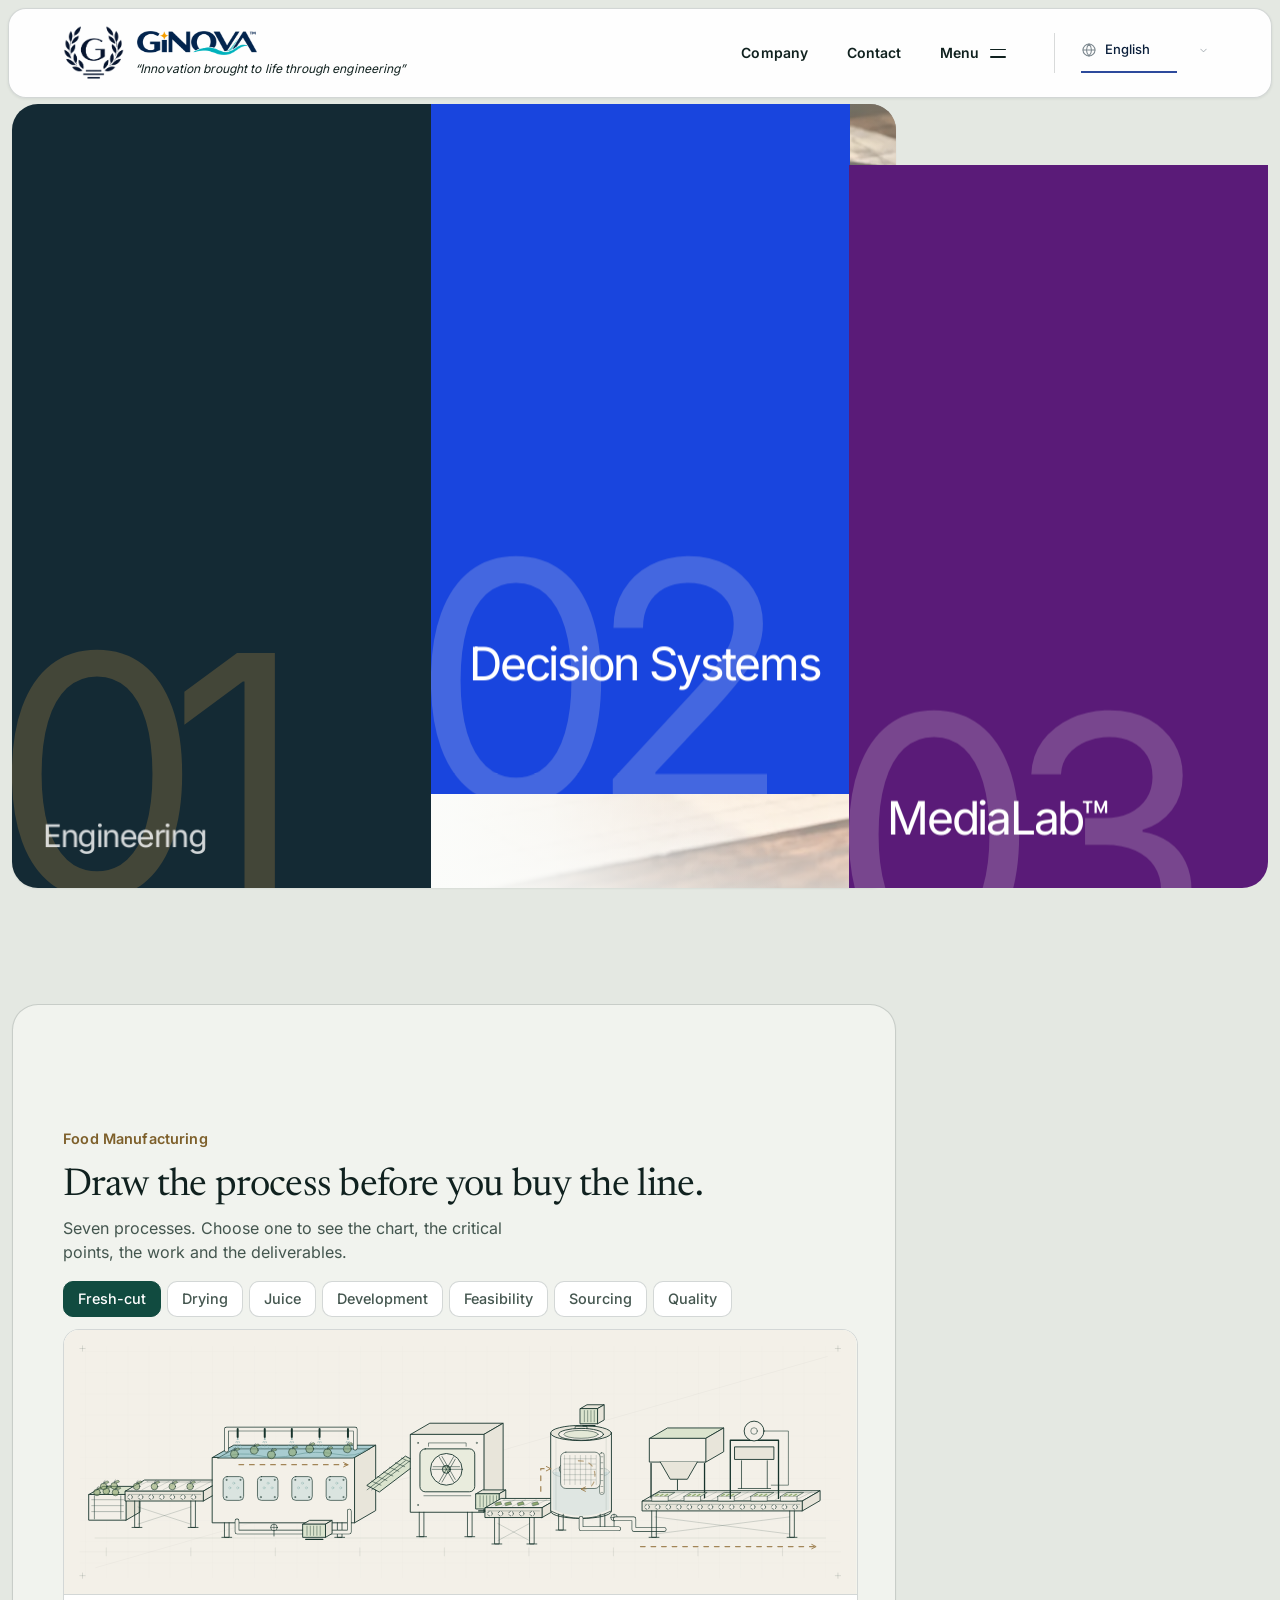
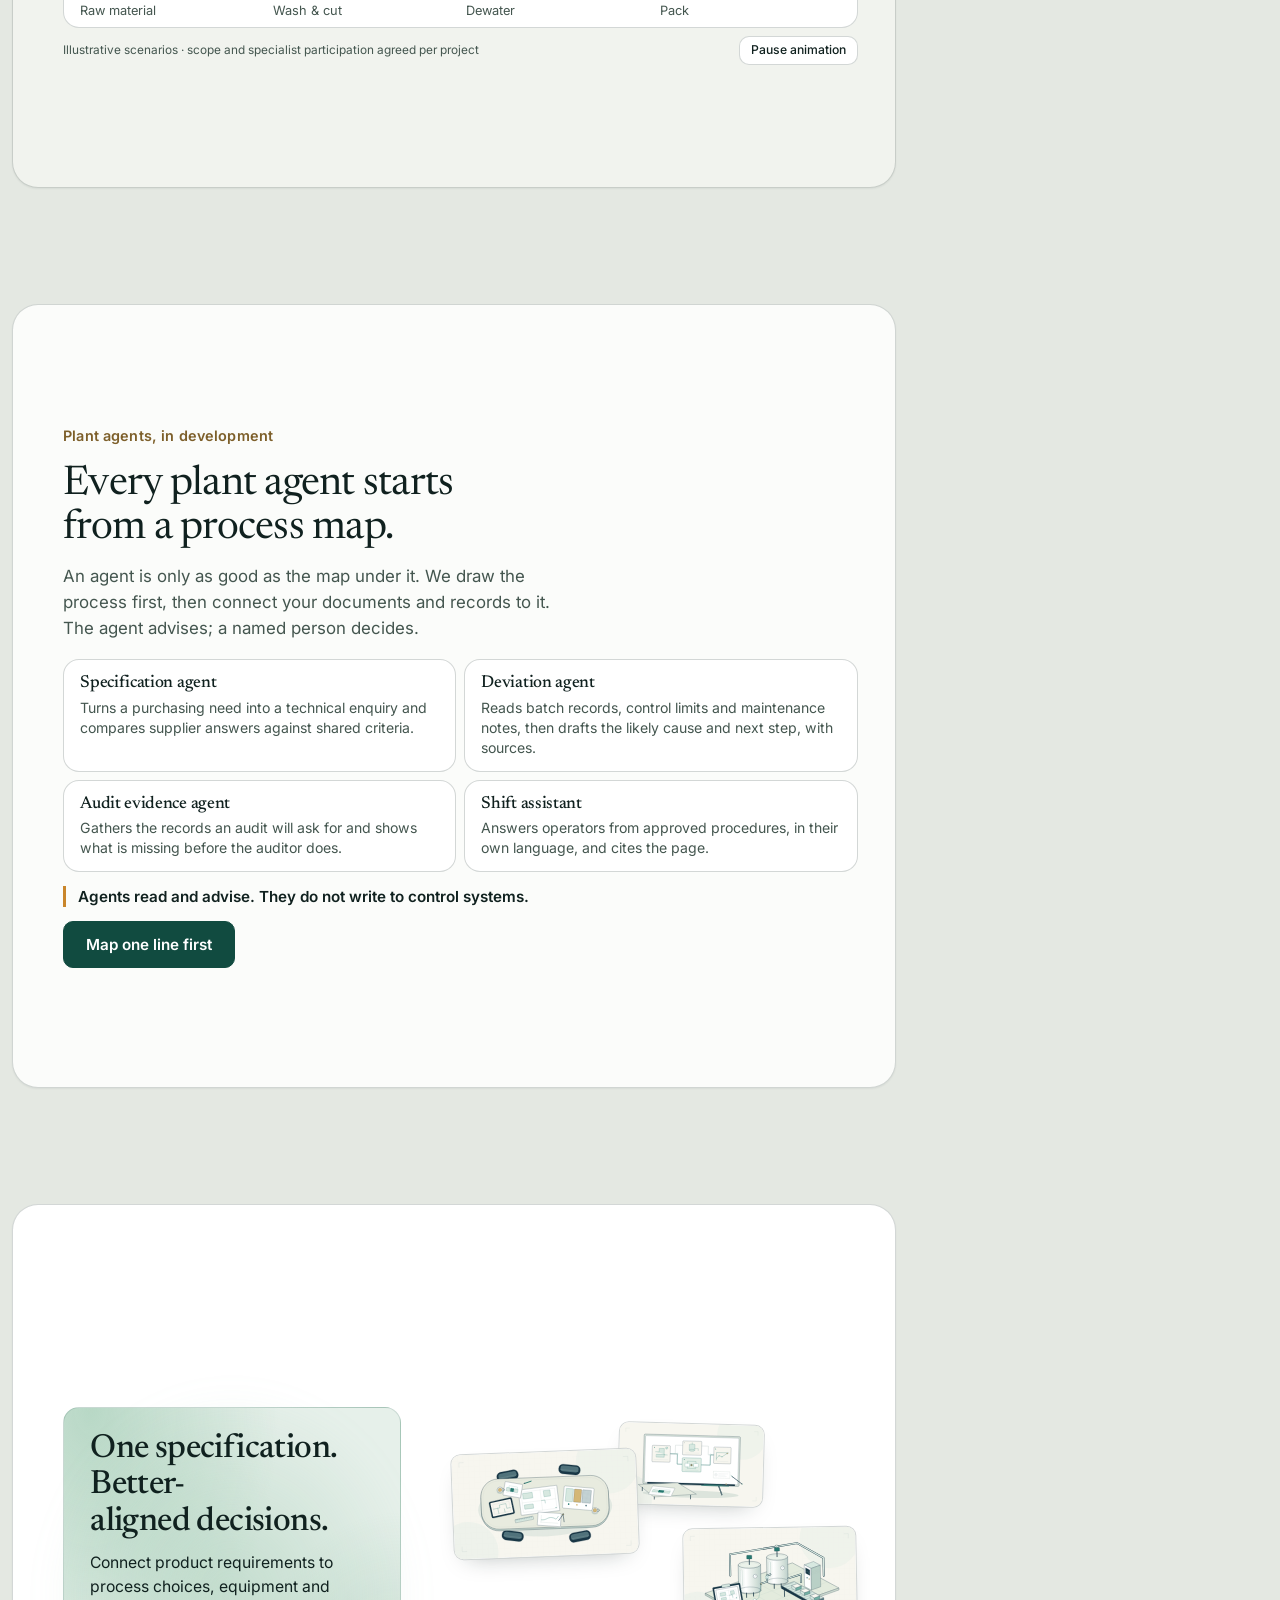
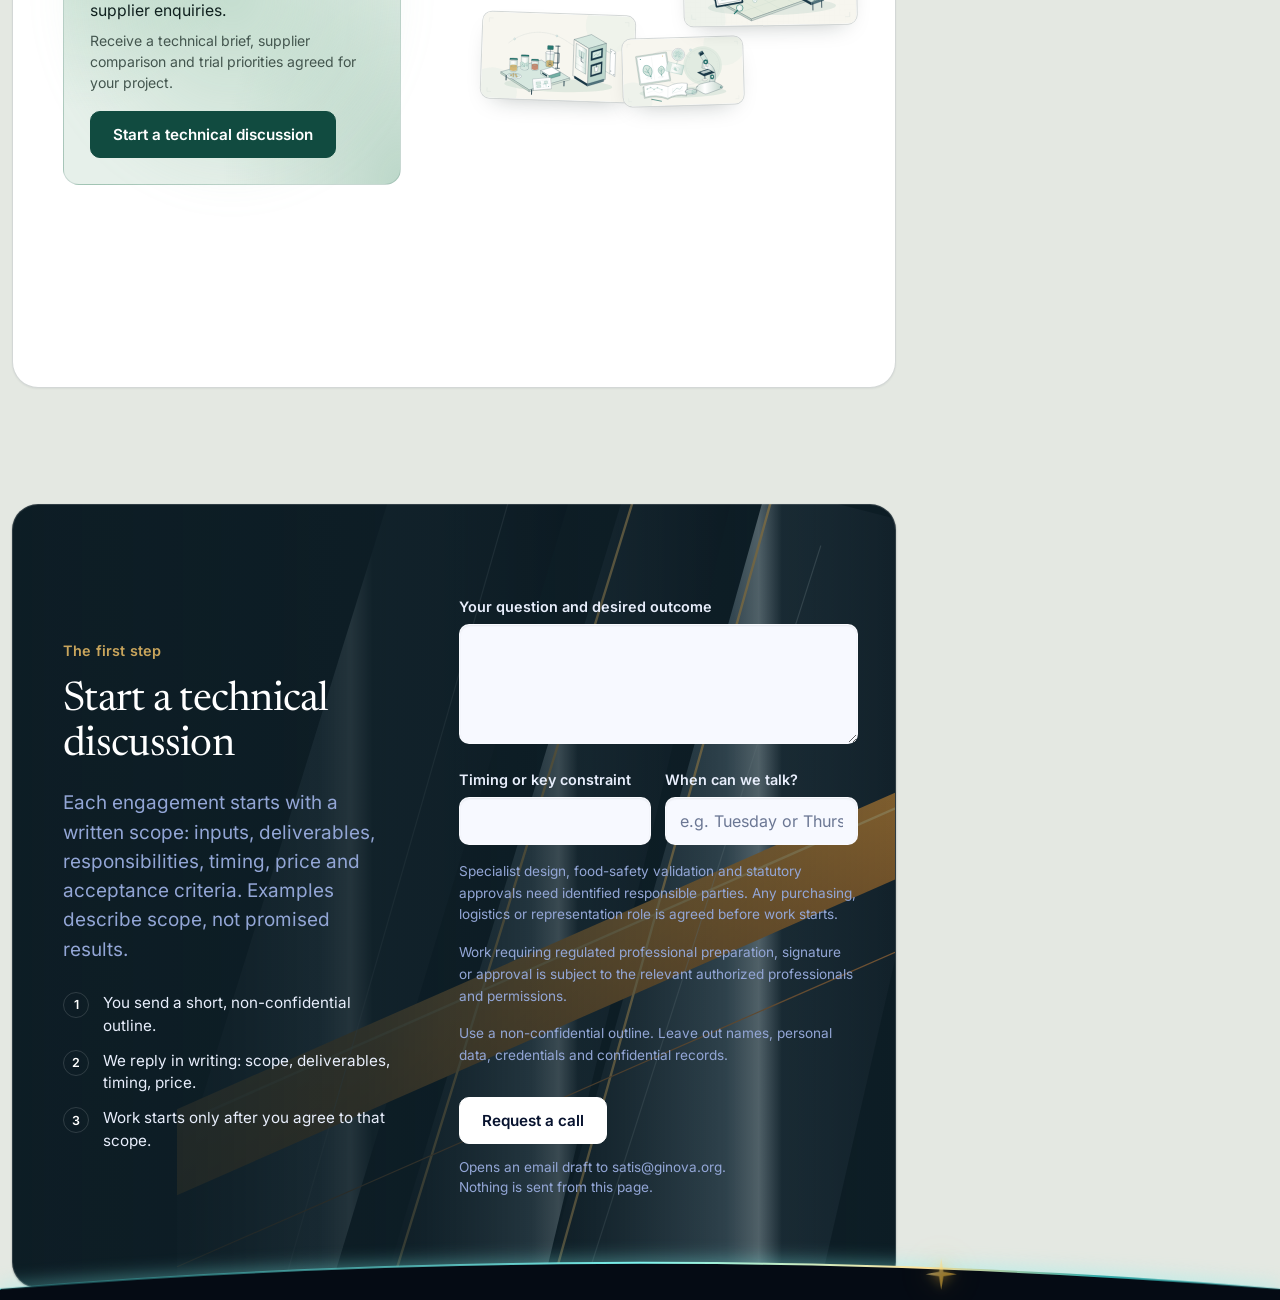
<file: engineering/index.html>
<!doctype html>
<html lang="en"><head><meta charset="utf-8"><title>Moved</title>
<meta name="robots" content="noindex"><link rel="canonical" href="/">
<meta http-equiv="refresh" content="0;url=/"><meta name="viewport" content="width=device-width,initial-scale=1">
</head><body><p>This page has moved. <a href="/">Continue to the home page</a>.</p></body></html>
</file>
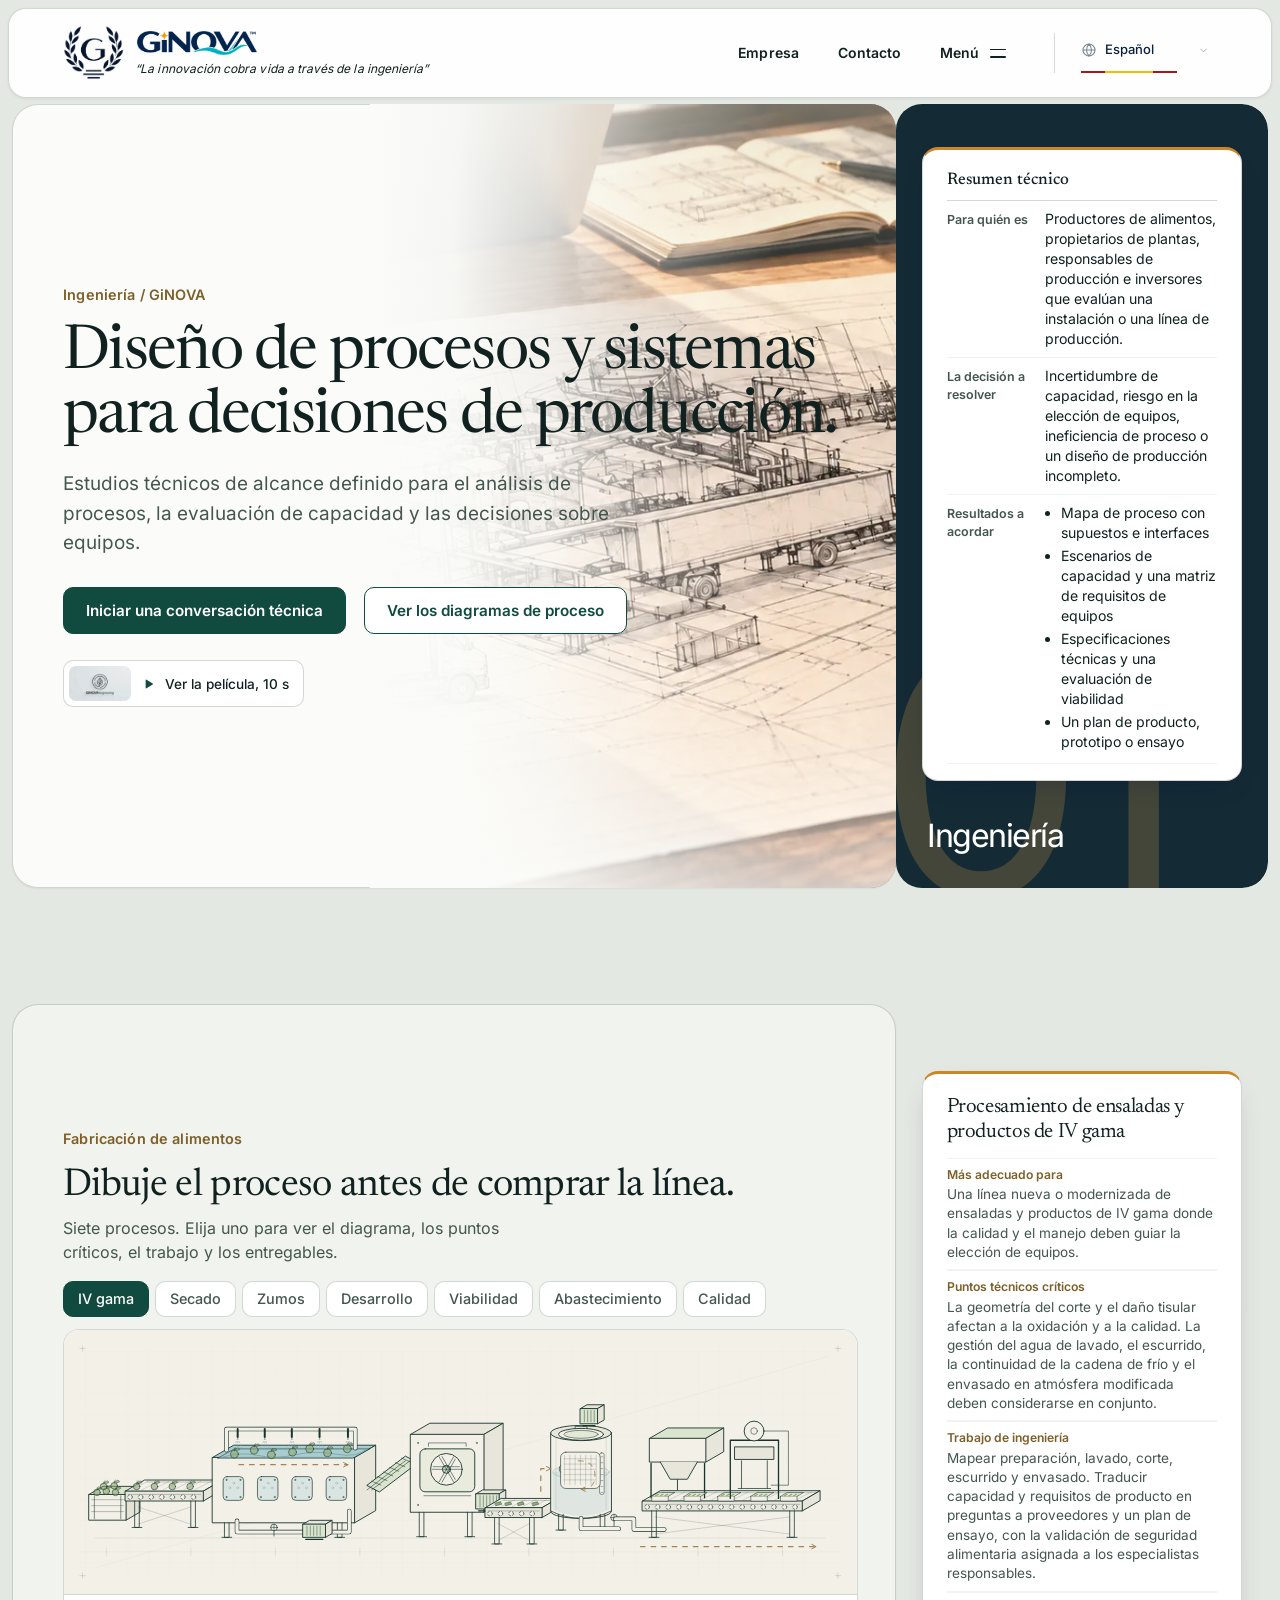
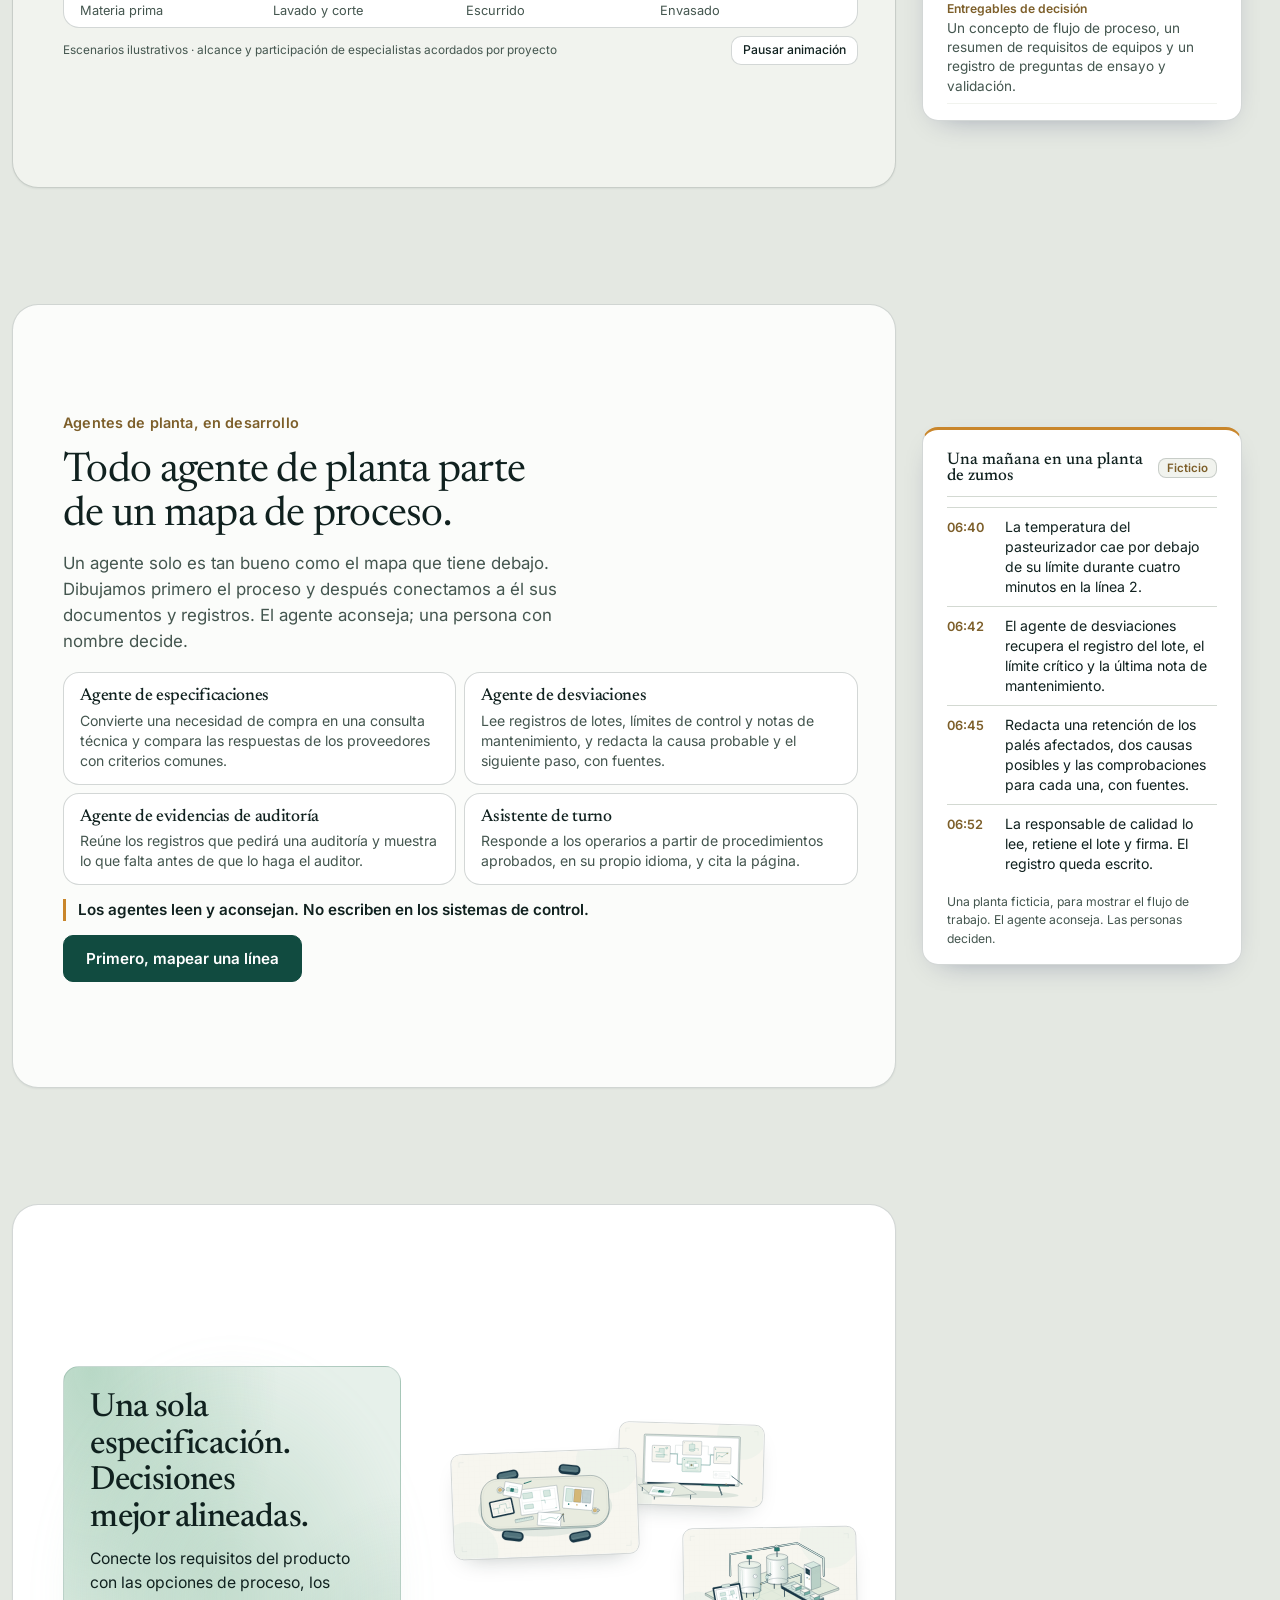
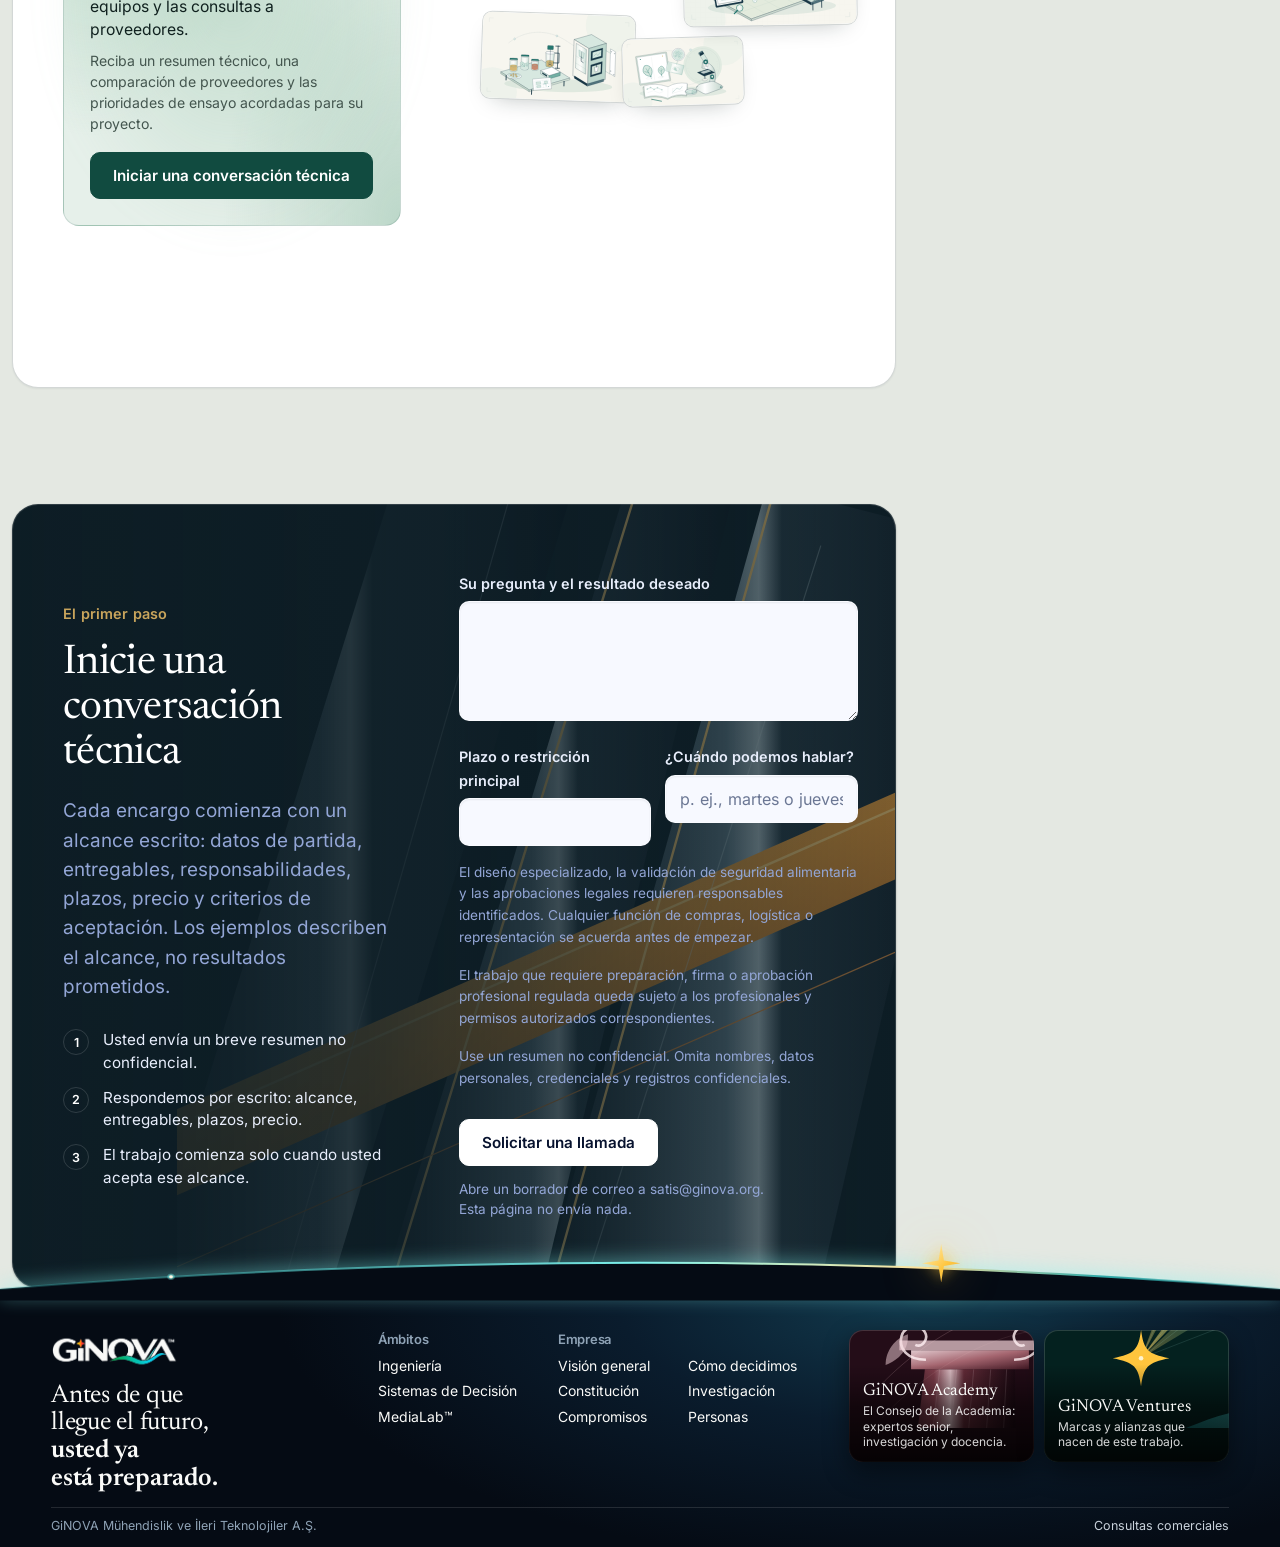
<file: es/index.html>
<!doctype html>
<html lang="es" dir="ltr" data-title-key="meta.title">
<head>
<meta charset="utf-8">
<meta name="viewport" content="width=device-width,initial-scale=1">
<title>GiNOVA Ingeniería | Diseño de procesos y sistemas para decisiones de producción</title>
<script>/* Opening: decided before first paint so there is no flash. Not for reduced motion, a deep link or a scrolled page. */
(function(){try{var d=document.documentElement;if(!matchMedia('(prefers-reduced-motion: reduce)').matches&&!document.hidden&&(!location.hash||location.hash==='#intro')&&!(window.scrollY>20)&&!/[?&]still=1/.test(location.search))d.classList.add('intro-play')}catch(e){}})();</script>
<meta name="description" content="Estudios técnicos de alcance definido para el análisis de procesos, la evaluación de capacidad y las decisiones sobre equipos.">
<link rel="canonical" href="https://engineering.ginova.net/es/">
<link rel="alternate" hreflang="en" href="https://engineering.ginova.net/">
<link rel="alternate" hreflang="it" href="https://engineering.ginova.net/it/">
<link rel="alternate" hreflang="de" href="https://engineering.ginova.net/de/">
<link rel="alternate" hreflang="es" href="https://engineering.ginova.net/es/">
<link rel="alternate" hreflang="tr" href="https://engineering.ginova.net/tr/">
<link rel="alternate" hreflang="az" href="https://engineering.ginova.net/az/">
<link rel="alternate" hreflang="ar" href="https://engineering.ginova.net/ar/">
<link rel="alternate" hreflang="zh-Hans" href="https://engineering.ginova.net/zh/">
<link rel="alternate" hreflang="x-default" href="https://engineering.ginova.net/">
<meta property="og:type" content="website">
<meta property="og:site_name" content="GiNOVA">
<meta property="og:locale" content="es_ES">
<meta property="og:title" content="GiNOVA Ingeniería | Diseño de procesos y sistemas para decisiones de producción">
<meta property="og:description" content="Estudios técnicos de alcance definido para el análisis de procesos, la evaluación de capacidad y las decisiones sobre equipos.">
<meta property="og:url" content="https://engineering.ginova.net/es/">
<meta property="og:image" content="https://engineering.ginova.net/chrome/og.png">
<meta name="twitter:card" content="summary_large_image">
<script type="application/ld+json">{"@context": "https://schema.org", "@graph": [{"@type": "Organization", "@id": "https://ginova.org/#org", "name": "GiNOVA", "url": "https://ginova.org/", "logo": "https://engineering.ginova.net/chrome/crest.png", "email": "satis@ginova.org"}, {"@type": "WebSite", "@id": "https://engineering.ginova.net/#site", "url": "https://engineering.ginova.net/", "name": "GiNOVA Ingeniería", "inLanguage": ["en", "it", "de", "es", "tr", "az", "ar", "zh-Hans"], "publisher": {"@id": "https://ginova.org/#org"}}, {"@type": "WebPage", "url": "https://engineering.ginova.net/es/", "name": "GiNOVA Ingeniería | Diseño de procesos y sistemas para decisiones de producción", "description": "Estudios técnicos de alcance definido para el análisis de procesos, la evaluación de capacidad y las decisiones sobre equipos.", "inLanguage": "es", "isPartOf": {"@id": "https://engineering.ginova.net/#site"}}, {"@type": "Service", "name": "GiNOVA Ingeniería", "description": "Estudios técnicos de alcance definido para el análisis de procesos, la evaluación de capacidad y las decisiones sobre equipos.", "url": "https://engineering.ginova.net/es/", "provider": {"@id": "https://ginova.org/#org"}, "hasOfferCatalog": {"@type": "OfferCatalog", "name": "Fabricación de alimentos", "itemListElement": [{"@type": "Offer", "itemOffered": {"@type": "Service", "name": "Abastecimiento y coordinación del flujo de suministro", "description": "Una necesidad internacional de ingredientes o productos intermedios con varias opciones de productor o de procesamiento."}}, {"@type": "Offer", "itemOffered": {"@type": "Service", "name": "Procesamiento de ensaladas y productos de IV gama", "description": "Una línea nueva o modernizada de ensaladas y productos de IV gama donde la calidad y el manejo deben guiar la elección de equipos."}}, {"@type": "Offer", "itemOffered": {"@type": "Service", "name": "Secado y deshidratación", "description": "Una inversión en secado o un cambio de producto que requiere una ruta y un plan de ensayo específicos del producto."}}, {"@type": "Offer", "itemOffered": {"@type": "Service", "name": "Procesos de zumos", "description": "Una línea de zumos o un resumen de producto donde el rendimiento, la pulpa, la conservación y el llenado deben estar alineados."}}, {"@type": "Offer", "itemOffered": {"@type": "Service", "name": "Desarrollo de productos y procesos", "description": "Una formulación nueva o un cambio de proceso que pasa de concepto a ensayos estructurados."}}, {"@type": "Offer", "itemOffered": {"@type": "Service", "name": "Viabilidad y apoyo a la implantación", "description": "Una decisión de inversión o de implantación con alcances de proveedores en competencia e interfaces de planta sin resolver."}}, {"@type": "Offer", "itemOffered": {"@type": "Service", "name": "Gestión de la calidad total", "description": "Un sistema de producción con controles fragmentados, evidencia débil o pérdidas de calidad recurrentes."}}]}}]}</script>
<link rel="icon" type="image/svg+xml" href="../chrome/favicon.svg">
<link rel="stylesheet" href="../fonts/fonts.css">
<link rel="stylesheet" href="../chrome/chrome.css">
<link rel="stylesheet" href="../style.css">
<link rel="stylesheet" href="../site.css">
</head>
<body>
<a class="gn-skip" href="#main" data-c="skip">Saltar al contenido</a>
<header class="gn-header" id="gnHeader" style="--gn-accent:#142a34">
  <div class="gn-nav" id="gnNav">
    <a class="gn-brand" href="https://ginova.org/" data-route="https://ginova.org/" data-ca="home" aria-label="Inicio de GiNOVA">
      <span class="gn-crest"><img src="../chrome/crest.png" width="62" height="56" alt=""><img class="lt" src="../chrome/crest-light.png" width="62" height="56" alt=""></span>
      <span class="gn-word"><span class="gn-wm"><img class="gn-wordmark" src="../chrome/primary.png" width="140" height="32" alt="GiNOVA"><img class="gn-wordmark lt" src="../chrome/primary-light.png" width="140" height="32" alt=""></span><span class="gn-motto" data-c="motto.engineering">“La innovación cobra vida a través de la ingeniería”</span></span>
    </a>
    <span class="gn-gap" aria-hidden="true"><span class="gn-sec"><i class="n"></i><i class="rule"></i><b class="t"></b></span></span>
    <div class="gn-links" id="gnLinks">
      <a class="gn-co" id="gnCompany" href="https://ginova.org/company/" data-route="https://ginova.org/company/" data-c="company">Empresa</a>
      <a class="gn-contact" id="gnContact" href="#start" data-ca="nav.contact" aria-label="Contacto"><span class="gn-contact-label" data-c="nav.contact">Contacto</span></a>
      <button class="gn-menu" id="gnMenuBtn" type="button" aria-expanded="false" aria-controls="gnOverlay"><span class="lbl" data-c="menu">Menú</span><span class="bars" aria-hidden="true"><i></i><i></i></span></button>
      <div class="language-switcher" data-language-theme="portal"><select id="language-select" class="language-native" aria-label="Language"><option data-group="1" value="en" lang="en" dir="ltr">English</option><option data-group="1" value="it" lang="it" dir="ltr">Italiano</option><option data-group="1" value="de" lang="de" dir="ltr">Deutsch</option><option data-group="1" value="es" lang="es" dir="ltr" selected>Español</option><option data-group="2" value="tr" lang="tr" dir="ltr">Türkçe</option><option data-group="2" value="az" lang="az" dir="ltr">Azerbaycani</option><option data-group="3" value="ar" lang="ar" dir="rtl">العربية</option><option data-group="3" value="zh" lang="zh-Hans" dir="ltr">简体中文</option></select></div>
    </div>
  </div>
  <span class="gn-prog" aria-hidden="true"><i></i></span>
</header>
<div class="gn-ov" id="gnOverlay" role="dialog" aria-modal="true" data-ca="menu" aria-label="Menú" data-site="engineering" data-cur="engineering">
  <div class="gn-ovbg" aria-hidden="true"><i class="l" data-s="engineering" style="background-color:#07131b;background-image:url(../chrome/pop-engineering.svg);background-position:center 64%"></i><i class="l" data-s="decision" style="background-color:#050934;background-image:url(../chrome/pop-decision.svg);background-position:center 34%"></i><i class="l" data-s="medialab" style="background-color:#1a0b2e;background-image:url(../chrome/pop-medialab.svg);background-position:center 42%"></i><i class="l" data-s="academy" style="background-color:#240d18;background-image:url(../chrome/pop-academy.svg);background-position:right 20%"></i><i class="l" data-s="ventures" style="background-color:#04211f;background-image:url(../chrome/pop-ventures.svg);background-position:right 14%"></i><i class="wash"></i></div>
  <div class="gn-ovin">
    <nav class="gn-ovsites" data-ca="sites" aria-label="Sitios de GiNOVA.NET">
      <p class="gn-ph" data-c="sites.h">GiNOVA.NET</p>
      <ol>
        <li class="is-cur"><div class="gn-row" aria-current="page"><span class="ix">01</span><span class="nm" data-c="nav.engineering">Ingeniería</span><em class="here" data-c="here">Está aquí</em><span class="d" data-c="d.engineering">Sistemas de producción, viabilidad y desarrollo de productos y procesos, incluida la alimentación.</span></div></li>
        <li><a class="gn-row" href="https://consultancy.ginova.net/" data-route="https://consultancy.ginova.net/" data-s="decision"><span class="ix">02</span><span class="nm" data-c="nav.decision">Sistemas de Decisión</span><svg class="go" viewBox="0 0 24 24" width="22" height="22" fill="none" stroke="currentColor" stroke-width="1.6" stroke-linecap="round" stroke-linejoin="round" aria-hidden="true"><path d="M7 17 17 7M8 7h9v9"/></svg><span class="d" data-c="d.decision">Consultoría, datos e IA: una pregunta de decisión, una tarifa fija, un Expediente de Decisión de Inversión.</span></a></li>
        <li><a class="gn-row" href="https://medialab.ginova.net/" data-route="https://medialab.ginova.net/" data-s="medialab"><span class="ix">03</span><span class="nm" dir="ltr" data-c="nav.medialab">MediaLab™</span><svg class="go" viewBox="0 0 24 24" width="22" height="22" fill="none" stroke="currentColor" stroke-width="1.6" stroke-linecap="round" stroke-linejoin="round" aria-hidden="true"><path d="M7 17 17 7M8 7h9v9"/></svg><span class="d" data-c="d.medialab">Web, cine, sonido y comunicación de marca, por encargo.</span></a></li>
        <li><a class="gn-row" href="https://academy.ginova.net/" data-route="https://academy.ginova.net/" data-s="academy"><span class="ix">04</span><span class="nm" data-c="nav.academy">Academia</span><svg class="go" viewBox="0 0 24 24" width="22" height="22" fill="none" stroke="currentColor" stroke-width="1.6" stroke-linecap="round" stroke-linejoin="round" aria-hidden="true"><path d="M7 17 17 7M8 7h9v9"/></svg><span class="d" data-c="d.academy">El Consejo de la Academia: expertos senior, investigación y docencia.</span></a></li>
        <li><a class="gn-row" href="https://ventures.ginova.net/" data-route="https://ventures.ginova.net/" data-s="ventures"><span class="ix">05</span><span class="nm" data-c="nav.ventures">Ventures</span><svg class="go" viewBox="0 0 24 24" width="22" height="22" fill="none" stroke="currentColor" stroke-width="1.6" stroke-linecap="round" stroke-linejoin="round" aria-hidden="true"><path d="M7 17 17 7M8 7h9v9"/></svg><span class="d" data-c="d.ventures">Marcas y alianzas que nacen de este trabajo.</span></a></li>
      </ol>
    </nav>
    <nav class="gn-ovpage" data-ca="pagenav" aria-label="pagenav">
      <p class="gn-ph" data-c="menu.page">En esta página</p>
      <ol>
        <li><a class="gn-pl" href="#intro" data-c="rail.promise">Propuesta</a></li>
        <li><a class="gn-pl" href="#processes" data-c="rail.processes">Procesos</a></li>
        <li><a class="gn-pl" href="#plant-agents" data-c="rail.agents">Agentes de planta</a></li>
        <li><a class="gn-pl" href="#limits" data-c="rail.spec">Especificación</a></li>
        <li><a class="gn-pl" href="#start" data-c="rail.start">Inicio</a></li>
      </ol>
      <a class="gn-all" href="https://ginova.org/#gn-company-overview" data-route="https://ginova.org/#gn-company-overview" data-c="nav.about">Nosotros</a>
    </nav>
    <div class="gn-ovfoot" id="gnOvFoot"></div>
  </div>
</div>


<div class="field" aria-hidden="true"><span>01</span><b data-c="nav.engineering">Ingeniería</b></div>

<main id="main">

<!-- 1. Promise: the headline, with the technical brief resting on the card -->
<section id="intro" class="screen s-intro" data-nav="rail.promise" aria-labelledby="h-intro">
  <div class="curtains" aria-hidden="true">
    <div class="cur p1 home"><span>01</span><b data-c="nav.engineering">Ingeniería</b></div>
    <div class="cur p2 c-dec"><span>02</span><b data-c="nav.decision">Sistemas de Decisión</b></div>
    <div class="cur p3 c-med"><span>03</span><b data-c="nav.medialab" dir="ltr">MediaLab™</b></div>
  </div>
  <div class="hero-art" aria-hidden="true"><img src="../img/hero/blueprint.webp" alt="" width="1500" height="844" fetchpriority="high" decoding="async"></div>
  <div class="wrap intro-grid">
    <div class="intro-copy">
      <p class="kicker" data-t="intro.kicker">Ingeniería / GiNOVA</p>
      <h1 id="h-intro" data-t="intro.h1">Diseño de procesos y sistemas para decisiones de producción.</h1>
      <p class="lede" data-t="intro.lede">Estudios técnicos de alcance definido para el análisis de procesos, la evaluación de capacidad y las decisiones sobre equipos.</p>
      <p class="actions">
        <a class="btn btn-solid" href="#start" data-t="intro.cta1">Iniciar una conversación técnica</a>
        <a class="btn btn-line" href="#processes" data-t="intro.cta2">Ver los diagramas de proceso</a>
      </p>
      <button class="filmchip" id="filmOpen" type="button" aria-haspopup="dialog">
        <span class="thumb" aria-hidden="true"></span>
        <svg class="pl" viewBox="0 0 24 24" width="14" height="14" fill="currentColor" aria-hidden="true"><path d="M8 5.5v13a1 1 0 0 0 1.5.86l10.5-6.5a1 1 0 0 0 0-1.72L9.5 4.64A1 1 0 0 0 8 5.5Z"/></svg>
        <span class="ft" data-t="film.open">Ver la película, 10 s</span>
      </button>
    </div>
    <figure class="sheet" data-taria="sheet.label" aria-label="Resumen técnico">
      <div class="sheet-head"><span data-t="sheet.head">Resumen técnico</span></div>
      <dl>
        <div><dt data-t="sheet.who">Para quién es</dt><dd data-t="sheet.who.v">Productores de alimentos, propietarios de plantas, responsables de producción e inversores que evalúan una instalación o una línea de producción.</dd></div>
        <div><dt data-t="sheet.dec">La decisión a resolver</dt><dd data-t="sheet.dec.v">Incertidumbre de capacidad, riesgo en la elección de equipos, ineficiencia de proceso o un diseño de producción incompleto.</dd></div>
        <div><dt data-t="sheet.out">Resultados a acordar</dt><dd><ul><li><span data-t="sheet.out.0">Mapa de proceso con supuestos e interfaces</span></li><li><span data-t="sheet.out.1">Escenarios de capacidad y una matriz de requisitos de equipos</span></li><li><span data-t="sheet.out.2">Especificaciones técnicas y una evaluación de viabilidad</span></li><li><span data-t="sheet.out.3">Un plan de producto, prototipo o ensayo</span></li></ul></dd></div>
      </dl>
    </figure>
  </div>
</section>

<!-- 2. Processes: seven charts; the detail rests on the card -->
<section id="processes" class="screen s-tabs s-proc s-alt" data-nav="rail.processes" aria-labelledby="h-proc">
  <div class="tabgrid" data-tabset>
    <div class="tabcol">
      <p class="kicker" data-t="proc.kicker">Fabricación de alimentos</p>
      <h2 id="h-proc" data-t="proc.h2">Dibuje el proceso antes de comprar la línea.</h2>
      <p class="lede" data-t="proc.lede">Siete procesos. Elija uno para ver el diagrama, los puntos críticos, el trabajo y los entregables.</p>
      <div class="tablist proc-tabs" role="tablist" data-taria="proc.kicker" aria-label="Fabricación de alimentos">
        <button role="tab" type="button" id="tp1" aria-controls="pc1 pp1" aria-selected="true"><span data-t="proc.1.s">IV gama</span></button>
        <button role="tab" type="button" id="tp2" aria-controls="pc2 pp2" aria-selected="false"><span data-t="proc.2.s">Secado</span></button>
        <button role="tab" type="button" id="tp3" aria-controls="pc3 pp3" aria-selected="false"><span data-t="proc.3.s">Zumos</span></button>
        <button role="tab" type="button" id="tp4" aria-controls="pc4 pp4" aria-selected="false"><span data-t="proc.4.s">Desarrollo</span></button>
        <button role="tab" type="button" id="tp5" aria-controls="pc5 pp5" aria-selected="false"><span data-t="proc.5.s">Viabilidad</span></button>
        <button role="tab" type="button" id="tp0" aria-controls="pc0 pp0" aria-selected="false"><span data-t="proc.0.s">Abastecimiento</span></button>
        <button role="tab" type="button" id="tp6" aria-controls="pc6 pp6" aria-selected="false"><span data-t="proc.6.s">Calidad</span></button>
      </div>
        <div class="chart" id="pc1" role="tabpanel" aria-labelledby="tp1">
          <figure><div class="chart-scroll" tabindex="0" data-taria="alt.1" aria-label="Productos frescos que pasan por equipos de lavado, corte, escurrido y envasado."><svg role="img" focusable="false" data-taria="alt.1" aria-label="Productos frescos que pasan por equipos de lavado, corte, escurrido y envasado." viewBox="0 0 1200 400" fill="none" class="process-wireframe"><defs><pattern id="w1-fresh-cut-grid" width="32" height="32" patternunits="userSpaceOnUse"><path d="M32 0H0V32" fill="none" stroke="#17342c" stroke-opacity=".055" stroke-width=".7"></path></pattern><marker id="w1-fresh-cut-arrow" viewBox="0 0 8 8" refx="7" refy="4" markerwidth="5" markerheight="5" orient="auto-start-reverse"><path d="M1 1L7 4L1 7" fill="none" stroke="#9a7a47" stroke-width="1.15" stroke-linejoin="round"></path></marker></defs><g id="wire-scene-1"><rect width="1200" height="400" fill="#f3f0e8"></rect><rect x="24" y="24" width="1152" height="352" fill="url(#w1-fresh-cut-grid)"></rect><g stroke="#17342c" stroke-width="1.35" stroke-linecap="round" stroke-linejoin="round"><path d="M24 336H1176 M48 360L1156 40" stroke-opacity=".055" stroke-width=".8"></path><path d="M64 330v12" stroke-opacity=".18" stroke-width=".75"></path><path d="M192 330v12" stroke-opacity=".18" stroke-width=".75"></path><path d="M320 330v12" stroke-opacity=".18" stroke-width=".75"></path><path d="M448 330v12" stroke-opacity=".18" stroke-width=".75"></path><path d="M576 330v12" stroke-opacity=".18" stroke-width=".75"></path><path d="M704 330v12" stroke-opacity=".18" stroke-width=".75"></path><path d="M832 330v12" stroke-opacity=".18" stroke-width=".75"></path><path d="M960 330v12" stroke-opacity=".18" stroke-width=".75"></path><path d="M1088 330v12" stroke-opacity=".18" stroke-width=".75"></path><path d="M24 28h8M28 24v8" stroke-opacity=".25" stroke-width=".8"></path><path d="M1168 28h8M1172 24v8" stroke-opacity=".25" stroke-width=".8"></path><path d="M24 372h8M28 368v8" stroke-opacity=".25" stroke-width=".8"></path><path d="M1168 372h8M1172 368v8" stroke-opacity=".25" stroke-width=".8"></path><path d="M47 315H1153" stroke-opacity=".16" stroke-width=".8"></path><polygon points="38,249 59,236.82 115,236.82 94,249" fill="#dbe4ce"></polygon><polygon points="94,249 115,236.82 115,275.82 94,288" fill="#e4e2d5"></polygon><rect x="38" y="249" width="56" height="39" fill="#f3f0e8"></rect><path d="M42 257h48" stroke-width=".7" stroke-opacity=".65"></path><path d="M42 266h48" stroke-width=".7" stroke-opacity=".65"></path><path d="M42 275h48" stroke-width=".7" stroke-opacity=".65"></path><line x1="46" y1="251" x2="46" y2="286" stroke-width=".8"></line><line x1="86" y1="251" x2="86" y2="286" stroke-width=".8"></line><circle cx="50" cy="246" r="5" fill="#91aa70" fill-opacity=".58" stroke-width=".8"></circle><path d="M50 242q-1 -4 2 -5" stroke-width=".65"></path><path d="M51 240q6 -5 7 0q-4 3 -7 0" fill="#91aa70" fill-opacity=".65" stroke-width=".6"></path><circle cx="64" cy="244" r="5" fill="#91aa70" fill-opacity=".58" stroke-width=".8"></circle><path d="M64 240q-1 -4 2 -5" stroke-width=".65"></path><path d="M65 238q6 -5 7 0q-4 3 -7 0" fill="#91aa70" fill-opacity=".65" stroke-width=".6"></path><circle cx="78" cy="246" r="5" fill="#91aa70" fill-opacity=".58" stroke-width=".8"></circle><path d="M78 242q-1 -4 2 -5" stroke-width=".65"></path><path d="M79 240q6 -5 7 0q-4 3 -7 0" fill="#91aa70" fill-opacity=".65" stroke-width=".6"></path><circle cx="60" cy="237" r="5" fill="#91aa70" fill-opacity=".58" stroke-width=".8"></circle><path d="M60 233q-1 -4 2 -5" stroke-width=".65"></path><path d="M61 231q6 -5 7 0q-4 3 -7 0" fill="#91aa70" fill-opacity=".65" stroke-width=".6"></path><circle cx="76" cy="236" r="5" fill="#91aa70" fill-opacity=".58" stroke-width=".8"></circle><path d="M76 232q-1 -4 2 -5" stroke-width=".65"></path><path d="M77 230q6 -5 7 0q-4 3 -7 0" fill="#91aa70" fill-opacity=".65" stroke-width=".6"></path><polygon points="93,244 122,227.18 240,227.18 211,244" fill="#f3f0e8"></polygon><polygon points="211,244 240,227.18 240,242.18 211,259" fill="#e8e5da"></polygon><rect x="93" y="244" width="118" height="15" fill="#e8e5da"></rect><path d="M97 249h110M126 230.18h110" stroke-width=".7" stroke-opacity=".55"></path><g class="conveyor-rollers"><circle cx="100" cy="253" r="3.6" fill="#f3f0e8" stroke-width=".9"></circle><line x1="102" y1="242" x2="127" y2="229.18" stroke-width=".6" stroke-opacity=".4"></line><circle cx="116" cy="253" r="3.6" fill="#f3f0e8" stroke-width=".9"></circle><line x1="118" y1="242" x2="143" y2="229.18" stroke-width=".6" stroke-opacity=".4"></line><circle cx="132" cy="253" r="3.6" fill="#f3f0e8" stroke-width=".9"></circle><line x1="134" y1="242" x2="159" y2="229.18" stroke-width=".6" stroke-opacity=".4"></line><circle cx="148" cy="253" r="3.6" fill="#f3f0e8" stroke-width=".9"></circle><line x1="150" y1="242" x2="175" y2="229.18" stroke-width=".6" stroke-opacity=".4"></line><circle cx="164" cy="253" r="3.6" fill="#f3f0e8" stroke-width=".9"></circle><line x1="166" y1="242" x2="191" y2="229.18" stroke-width=".6" stroke-opacity=".4"></line><circle cx="180" cy="253" r="3.6" fill="#f3f0e8" stroke-width=".9"></circle><line x1="182" y1="242" x2="207" y2="229.18" stroke-width=".6" stroke-opacity=".4"></line><circle cx="196" cy="253" r="3.6" fill="#f3f0e8" stroke-width=".9"></circle><line x1="198" y1="242" x2="223" y2="229.18" stroke-width=".6" stroke-opacity=".4"></line></g><path d="M107 259v40h7v-40M103 299h15" stroke-width="1.15"></path><path d="M192 259v40h7v-40M188 299h15" stroke-width="1.15"></path><path d="M112 294L192 268M112 268L192 294" stroke-width=".65" stroke-opacity=".4"></path><circle cx="110" cy="237" r="5" fill="#91aa70" fill-opacity=".58" stroke-width=".8"></circle><path d="M110 233q-1 -4 2 -5" stroke-width=".65"></path><path d="M111 231q6 -5 7 0q-4 3 -7 0" fill="#91aa70" fill-opacity=".65" stroke-width=".6"></path><circle cx="137" cy="237" r="5" fill="#91aa70" fill-opacity=".58" stroke-width=".8"></circle><path d="M137 233q-1 -4 2 -5" stroke-width=".65"></path><path d="M138 231q6 -5 7 0q-4 3 -7 0" fill="#91aa70" fill-opacity=".65" stroke-width=".6"></path><circle cx="164" cy="237" r="5" fill="#91aa70" fill-opacity=".58" stroke-width=".8"></circle><path d="M164 233q-1 -4 2 -5" stroke-width=".65"></path><path d="M165 231q6 -5 7 0q-4 3 -7 0" fill="#91aa70" fill-opacity=".65" stroke-width=".6"></path><circle cx="191" cy="237" r="5" fill="#91aa70" fill-opacity=".58" stroke-width=".8"></circle><path d="M191 233q-1 -4 2 -5" stroke-width=".65"></path><path d="M192 231q6 -5 7 0q-4 3 -7 0" fill="#91aa70" fill-opacity=".65" stroke-width=".6"></path><polygon points="225,193 257,174.44 472,174.44 440,193" fill="#a8ccd0"></polygon><polygon points="440,193 472,174.44 472,273.44 440,292" fill="#e8e5da"></polygon><rect x="225" y="193" width="215" height="99" fill="#f3f0e8"></rect><polygon points="233,194 258,180 463,180 438,194" fill="#a8ccd0" fill-opacity=".7" stroke-width=".85"></polygon><path d="M238 193Q268 184 294 190T350 189T412 188T459 180" stroke="#6e9f9e" stroke-width="1.1"></path><circle cx="258" cy="188" r="6" fill="#91aa70" fill-opacity=".58" stroke-width=".8"></circle><path d="M258 183q-1 -4 2 -5" stroke-width=".65"></path><path d="M259 181q6 -5 7 0q-4 3 -7 0" fill="#91aa70" fill-opacity=".65" stroke-width=".6"></path><circle cx="288" cy="182" r="6" fill="#91aa70" fill-opacity=".58" stroke-width=".8"></circle><path d="M288 177q-1 -4 2 -5" stroke-width=".65"></path><path d="M289 175q6 -5 7 0q-4 3 -7 0" fill="#91aa70" fill-opacity=".65" stroke-width=".6"></path><circle cx="314" cy="189" r="6" fill="#91aa70" fill-opacity=".58" stroke-width=".8"></circle><path d="M314 184q-1 -4 2 -5" stroke-width=".65"></path><path d="M315 182q6 -5 7 0q-4 3 -7 0" fill="#91aa70" fill-opacity=".65" stroke-width=".6"></path><circle cx="346" cy="185" r="6" fill="#91aa70" fill-opacity=".58" stroke-width=".8"></circle><path d="M346 180q-1 -4 2 -5" stroke-width=".65"></path><path d="M347 178q6 -5 7 0q-4 3 -7 0" fill="#91aa70" fill-opacity=".65" stroke-width=".6"></path><circle cx="372" cy="180" r="6" fill="#91aa70" fill-opacity=".58" stroke-width=".8"></circle><path d="M372 175q-1 -4 2 -5" stroke-width=".65"></path><path d="M373 173q6 -5 7 0q-4 3 -7 0" fill="#91aa70" fill-opacity=".65" stroke-width=".6"></path><circle cx="399" cy="186" r="6" fill="#91aa70" fill-opacity=".58" stroke-width=".8"></circle><path d="M399 181q-1 -4 2 -5" stroke-width=".65"></path><path d="M400 179q6 -5 7 0q-4 3 -7 0" fill="#91aa70" fill-opacity=".65" stroke-width=".6"></path><circle cx="429" cy="180" r="6" fill="#91aa70" fill-opacity=".58" stroke-width=".8"></circle><path d="M429 175q-1 -4 2 -5" stroke-width=".65"></path><path d="M430 173q6 -5 7 0q-4 3 -7 0" fill="#91aa70" fill-opacity=".65" stroke-width=".6"></path><rect x="241" y="222" width="31" height="36" rx="6" fill="#a8ccd0" fill-opacity=".35" stroke-width="1"></rect><circle cx="246" cy="227" r="0.9" stroke-width=".75"></circle><circle cx="267" cy="227" r="0.9" stroke-width=".75"></circle><circle cx="246" cy="253" r="0.9" stroke-width=".75"></circle><circle cx="267" cy="253" r="0.9" stroke-width=".75"></circle><circle cx="251" cy="239" r="1.6" stroke="#6e9f9e" stroke-opacity=".7" stroke-width=".6"></circle><circle cx="257" cy="232" r="1.6" stroke="#6e9f9e" stroke-opacity=".7" stroke-width=".6"></circle><circle cx="263" cy="239" r="1.6" stroke="#6e9f9e" stroke-opacity=".7" stroke-width=".6"></circle><rect x="293" y="222" width="31" height="36" rx="6" fill="#a8ccd0" fill-opacity=".35" stroke-width="1"></rect><circle cx="298" cy="227" r="0.9" stroke-width=".75"></circle><circle cx="319" cy="227" r="0.9" stroke-width=".75"></circle><circle cx="298" cy="253" r="0.9" stroke-width=".75"></circle><circle cx="319" cy="253" r="0.9" stroke-width=".75"></circle><circle cx="303" cy="239" r="1.6" stroke="#6e9f9e" stroke-opacity=".7" stroke-width=".6"></circle><circle cx="309" cy="232" r="1.6" stroke="#6e9f9e" stroke-opacity=".7" stroke-width=".6"></circle><circle cx="315" cy="239" r="1.6" stroke="#6e9f9e" stroke-opacity=".7" stroke-width=".6"></circle><rect x="345" y="222" width="31" height="36" rx="6" fill="#a8ccd0" fill-opacity=".35" stroke-width="1"></rect><circle cx="350" cy="227" r="0.9" stroke-width=".75"></circle><circle cx="371" cy="227" r="0.9" stroke-width=".75"></circle><circle cx="350" cy="253" r="0.9" stroke-width=".75"></circle><circle cx="371" cy="253" r="0.9" stroke-width=".75"></circle><circle cx="355" cy="239" r="1.6" stroke="#6e9f9e" stroke-opacity=".7" stroke-width=".6"></circle><circle cx="361" cy="232" r="1.6" stroke="#6e9f9e" stroke-opacity=".7" stroke-width=".6"></circle><circle cx="367" cy="239" r="1.6" stroke="#6e9f9e" stroke-opacity=".7" stroke-width=".6"></circle><rect x="397" y="222" width="31" height="36" rx="6" fill="#a8ccd0" fill-opacity=".35" stroke-width="1"></rect><circle cx="402" cy="227" r="0.9" stroke-width=".75"></circle><circle cx="423" cy="227" r="0.9" stroke-width=".75"></circle><circle cx="402" cy="253" r="0.9" stroke-width=".75"></circle><circle cx="423" cy="253" r="0.9" stroke-width=".75"></circle><circle cx="407" cy="239" r="1.6" stroke="#6e9f9e" stroke-opacity=".7" stroke-width=".6"></circle><circle cx="413" cy="232" r="1.6" stroke="#6e9f9e" stroke-opacity=".7" stroke-width=".6"></circle><circle cx="419" cy="239" r="1.6" stroke="#6e9f9e" stroke-opacity=".7" stroke-width=".6"></circle><path d="M243 292v22h7v-22M239 314h15" stroke-width="1.15"></path><path d="M414 292v22h7v-22M410 314h15" stroke-width="1.15"></path><path d="M246 182V150H441V179" stroke="#17342c" stroke-width="6.8"></path><path d="M246 182V150H441V179" stroke="#f3f0e8" stroke-width="5"></path><path d="M263 150v12" stroke-width="3"></path><path d="M263 164l-7 17M263 164v18M263 164l7 17" stroke="#7fa5a5" stroke-dasharray="2 3" stroke-width=".8"></path><path d="M304 150v12" stroke-width="3"></path><path d="M304 164l-7 17M304 164v18M304 164l7 17" stroke="#7fa5a5" stroke-dasharray="2 3" stroke-width=".8"></path><path d="M345 150v12" stroke-width="3"></path><path d="M345 164l-7 17M345 164v18M345 164l7 17" stroke="#7fa5a5" stroke-dasharray="2 3" stroke-width=".8"></path><path d="M387 150v12" stroke-width="3"></path><path d="M387 164l-7 17M387 164v18M387 164l7 17" stroke="#7fa5a5" stroke-dasharray="2 3" stroke-width=".8"></path><path d="M430 150v12" stroke-width="3"></path><path d="M430 164l-7 17M430 164v18M430 164l7 17" stroke="#7fa5a5" stroke-dasharray="2 3" stroke-width=".8"></path><path d="M262 289V306H432V274" stroke="#17342c" stroke-width="6.8"></path><path d="M262 289V306H432V274" stroke="#f3f0e8" stroke-width="5"></path><polygon points="362,294 372,288.2 406,288.2 396,294" fill="#e8e5da"></polygon><polygon points="396,294 406,288.2 406,308.2 396,314" fill="#e8e5da"></polygon><rect x="362" y="294" width="34" height="20" fill="#dbe4ce"></rect><line x1="368" y1="297" x2="368" y2="311" stroke-width=".65"></line><line x1="373" y1="297" x2="373" y2="311" stroke-width=".65"></line><line x1="378" y1="297" x2="378" y2="311" stroke-width=".65"></line><line x1="383" y1="297" x2="383" y2="311" stroke-width=".65"></line><line x1="388" y1="297" x2="388" y2="311" stroke-width=".65"></line><path d="M366 317h26" stroke-width="2"></path><circle cx="318" cy="299" r="5" fill="#f3f0e8" stroke-width="1"></circle><path d="M313 299h10M318 294v10" stroke-width=".8"></path><line x1="318" y1="304" x2="318" y2="312" stroke-width="1"></line><path d="M265 204H430" class="flow-path" stroke="#9a7a47" stroke-width="1.9" stroke-dasharray="7 9" marker-end="url(#w1-fresh-cut-arrow)" stroke-opacity=".9"></path><path d="M459 235L517 191L536 201L478 245Z" fill="#dbe4ce"></path><path d="M459 242L517 198M466 242L524 198" stroke-width=".85"></path><path d="M466 229l14 6" stroke-width=".8"></path><path d="M475 222l14 6" stroke-width=".8"></path><path d="M484 215l14 6" stroke-width=".8"></path><path d="M493 208l14 6" stroke-width=".8"></path><path d="M502 201l14 6" stroke-width=".8"></path><path d="M511 194l14 6" stroke-width=".8"></path><polygon points="525,158 554,141.18 665,141.18 636,158" fill="#e8e5da"></polygon><polygon points="636,158 665,141.18 665,259.18 636,276" fill="#e8e5da"></polygon><rect x="525" y="158" width="111" height="118" fill="#f3f0e8"></rect><rect x="539" y="180" width="83" height="65" rx="8" fill="#dbe4ce" fill-opacity=".42"></rect><circle cx="579" cy="211" r="24" fill="#f3f0e8"></circle><circle cx="579" cy="211" r="6" fill="#dbe4ce"></circle><path d="M557 211H601M559 207H599" stroke-width=".8" transform="rotate(0 579 211)"></path><path d="M557 211H601M559 207H599" stroke-width=".8" transform="rotate(60 579 211)"></path><path d="M557 211H601M559 207H599" stroke-width=".8" transform="rotate(120 579 211)"></path><path d="M552 176V171H609V176M545 251H616" stroke-width=".8"></path><circle cx="536" cy="171" r="0.9" stroke-width=".75"></circle><circle cx="625" cy="171" r="0.9" stroke-width=".75"></circle><circle cx="536" cy="265" r="0.9" stroke-width=".75"></circle><circle cx="625" cy="265" r="0.9" stroke-width=".75"></circle><path d="M538 276v37h7v-37M534 313h15" stroke-width="1.15"></path><path d="M611 276v37h7v-37M607 313h15" stroke-width="1.15"></path><polygon points="624,248 634,242.2 669,242.2 659,248" fill="#e8e5da"></polygon><polygon points="659,248 669,242.2 669,265.2 659,271" fill="#e8e5da"></polygon><rect x="624" y="248" width="35" height="23" fill="#dbe4ce"></rect><line x1="630" y1="251" x2="630" y2="268" stroke-width=".65"></line><line x1="635" y1="251" x2="635" y2="268" stroke-width=".65"></line><line x1="640" y1="251" x2="640" y2="268" stroke-width=".65"></line><line x1="645" y1="251" x2="645" y2="268" stroke-width=".65"></line><line x1="650" y1="251" x2="650" y2="268" stroke-width=".65"></line><line x1="655" y1="251" x2="655" y2="268" stroke-width=".65"></line><path d="M628 274h27" stroke-width="2"></path><polygon points="638,269 662,255.08 748,255.08 724,269" fill="#f3f0e8"></polygon><polygon points="724,269 748,255.08 748,270.08 724,284" fill="#e8e5da"></polygon><rect x="638" y="269" width="86" height="15" fill="#e8e5da"></rect><path d="M642 274h78M666 258.08000000000004h78" stroke-width=".7" stroke-opacity=".55"></path><g class="conveyor-rollers"><circle cx="645" cy="278" r="3.6" fill="#f3f0e8" stroke-width=".9"></circle><line x1="647" y1="267" x2="667" y2="257.08000000000004" stroke-width=".6" stroke-opacity=".4"></line><circle cx="661" cy="278" r="3.6" fill="#f3f0e8" stroke-width=".9"></circle><line x1="663" y1="267" x2="683" y2="257.08000000000004" stroke-width=".6" stroke-opacity=".4"></line><circle cx="677" cy="278" r="3.6" fill="#f3f0e8" stroke-width=".9"></circle><line x1="679" y1="267" x2="699" y2="257.08000000000004" stroke-width=".6" stroke-opacity=".4"></line><circle cx="693" cy="278" r="3.6" fill="#f3f0e8" stroke-width=".9"></circle><line x1="695" y1="267" x2="715" y2="257.08000000000004" stroke-width=".6" stroke-opacity=".4"></line><circle cx="709" cy="278" r="3.6" fill="#f3f0e8" stroke-width=".9"></circle><line x1="711" y1="267" x2="731" y2="257.08000000000004" stroke-width=".6" stroke-opacity=".4"></line></g><path d="M652 284v40h7v-40M648 324h15" stroke-width="1.15"></path><path d="M705 284v40h7v-40M701 324h15" stroke-width="1.15"></path><path d="M657 319L705 293M657 293L705 319" stroke-width=".65" stroke-opacity=".4"></path><polygon points="654,266 663,264 661,260 653,262" fill="#91aa70" stroke-width=".6"></polygon><polygon points="669,266 678,264 676,260 668,262" fill="#91aa70" stroke-width=".6"></polygon><polygon points="688,266 697,264 695,260 687,262" fill="#91aa70" stroke-width=".6"></polygon><polygon points="710,266 719,264 717,260 709,262" fill="#91aa70" stroke-width=".6"></polygon><path d="M737 156v118C737 288.95 829 288.95 829 274V156" fill="#f3f0e8"></path><path d="M740 215.0v56.64Q783.0 291.25 826 271.64V215.0Z" fill="#a8ccd0" fill-opacity=".28" stroke="none"></path><ellipse cx="783.0" cy="215.0" rx="43.0" ry="10.5" fill="#a8ccd0" fill-opacity=".2" stroke-opacity=".25" stroke-width=".8"></ellipse><ellipse cx="783.0" cy="156" rx="46.0" ry="11.5" fill="#e8e5da"></ellipse><path d="M737 274Q783.0 297.0 829 274" stroke-width="1.1"></path><path d="M745 162v110M821 162v110" stroke-width=".6" stroke-opacity=".25"></path><ellipse cx="783.0" cy="154" rx="14" ry="4" fill="#f3f0e8" stroke-width="1"></ellipse><path d="M774.0 153v-7h18v7" stroke-width="1"></path><path d="M749 279v24h7v-24M745 303h15" stroke-width="1.15"></path><path d="M812 279v24h7v-24M808 303h15" stroke-width="1.15"></path><rect x="811" y="186" width="7" height="63" rx="3" fill="#f3f0e8" stroke-width=".75"></rect><line x1="813" y1="192" x2="816" y2="192" stroke-width=".55"></line><line x1="813" y1="201" x2="816" y2="201" stroke-width=".55"></line><line x1="813" y1="210" x2="816" y2="210" stroke-width=".55"></line><line x1="813" y1="219" x2="816" y2="219" stroke-width=".55"></line><line x1="813" y1="228" x2="816" y2="228" stroke-width=".55"></line><line x1="813" y1="237" x2="816" y2="237" stroke-width=".55"></line><line x1="813" y1="246" x2="816" y2="246" stroke-width=".55"></line><circle cx="758" cy="210.28" r="8" fill="#f3f0e8" stroke-width="1"></circle><circle cx="758" cy="210.28" r="6" stroke-width=".5" stroke-opacity=".5"></circle><path d="M758 210.28l3 -4" stroke-width=".8"></path><circle cx="758" cy="210.28" r="1" fill="#17342c"></circle><path d="M783.0 285v16h57.0" stroke="#17342c" stroke-width="6.8"></path><path d="M783.0 285v16h57.0" stroke="#f3f0e8" stroke-width="5"></path><circle cx="833" cy="284" r="5" fill="#f3f0e8" stroke-width="1"></circle><path d="M828 284h10M833 279v10" stroke-width=".8"></path><line x1="833" y1="289" x2="833" y2="297" stroke-width="1"></line><ellipse cx="783" cy="158" rx="34" ry="9" fill="#f3f0e8"></ellipse><ellipse cx="783" cy="158" rx="26" ry="6" fill="#dbe4ce" fill-opacity=".6" stroke-width=".8"></ellipse><rect x="752" y="185" width="60" height="55" rx="8" fill="#f3f0e8" stroke-width=".9"></rect><path d="M758 190v44" stroke-width=".55" stroke-opacity=".5"></path><path d="M766 190v44" stroke-width=".55" stroke-opacity=".5"></path><path d="M774 190v44" stroke-width=".55" stroke-opacity=".5"></path><path d="M782 190v44" stroke-width=".55" stroke-opacity=".5"></path><path d="M790 190v44" stroke-width=".55" stroke-opacity=".5"></path><path d="M798 190v44" stroke-width=".55" stroke-opacity=".5"></path><path d="M806 190v44" stroke-width=".55" stroke-opacity=".5"></path><path d="M757 195h48" stroke-width=".55" stroke-opacity=".5"></path><path d="M757 203h48" stroke-width=".55" stroke-opacity=".5"></path><path d="M757 211h48" stroke-width=".55" stroke-opacity=".5"></path><path d="M757 219h48" stroke-width=".55" stroke-opacity=".5"></path><path d="M757 227h48" stroke-width=".55" stroke-opacity=".5"></path><polygon points="782,119 792,113.2 818,113.2 808,119" fill="#e8e5da"></polygon><polygon points="808,119 818,113.2 818,136.2 808,142" fill="#e8e5da"></polygon><rect x="782" y="119" width="26" height="23" fill="#dbe4ce"></rect><line x1="788" y1="122" x2="788" y2="139" stroke-width=".65"></line><line x1="793" y1="122" x2="793" y2="139" stroke-width=".65"></line><line x1="798" y1="122" x2="798" y2="139" stroke-width=".65"></line><line x1="803" y1="122" x2="803" y2="139" stroke-width=".65"></line><path d="M786 145h18" stroke-width="2"></path><path d="M835 286H863V302H909" stroke="#17342c" stroke-width="6.8"></path><path d="M835 286H863V302H909" stroke="#f3f0e8" stroke-width="5"></path><path d="M722 244V210H737" class="flow-path" stroke="#9a7a47" stroke-width="1.9" stroke-dasharray="7 9" marker-end="url(#w1-fresh-cut-arrow)" stroke-opacity=".9"></path><path d="M779 198q25 0 25 23q0 20 -21 20" class="flow-path" stroke="#9a7a47" stroke-width="1.9" stroke-dasharray="7 9" marker-end="url(#w1-fresh-cut-arrow)" stroke-opacity=".6"></path><polygon points="876,259 903,243.34 1145,243.34 1118,259" fill="#f3f0e8"></polygon><polygon points="1118,259 1145,243.34 1145,258.34 1118,274" fill="#e8e5da"></polygon><rect x="876" y="259" width="242" height="15" fill="#e8e5da"></rect><path d="M880 264h234M907 246.34h234" stroke-width=".7" stroke-opacity=".55"></path><g class="conveyor-rollers"><circle cx="883" cy="268" r="3.6" fill="#f3f0e8" stroke-width=".9"></circle><line x1="885" y1="257" x2="908" y2="245.34" stroke-width=".6" stroke-opacity=".4"></line><circle cx="899" cy="268" r="3.6" fill="#f3f0e8" stroke-width=".9"></circle><line x1="901" y1="257" x2="924" y2="245.34" stroke-width=".6" stroke-opacity=".4"></line><circle cx="915" cy="268" r="3.6" fill="#f3f0e8" stroke-width=".9"></circle><line x1="917" y1="257" x2="940" y2="245.34" stroke-width=".6" stroke-opacity=".4"></line><circle cx="931" cy="268" r="3.6" fill="#f3f0e8" stroke-width=".9"></circle><line x1="933" y1="257" x2="956" y2="245.34" stroke-width=".6" stroke-opacity=".4"></line><circle cx="947" cy="268" r="3.6" fill="#f3f0e8" stroke-width=".9"></circle><line x1="949" y1="257" x2="972" y2="245.34" stroke-width=".6" stroke-opacity=".4"></line><circle cx="963" cy="268" r="3.6" fill="#f3f0e8" stroke-width=".9"></circle><line x1="965" y1="257" x2="988" y2="245.34" stroke-width=".6" stroke-opacity=".4"></line><circle cx="979" cy="268" r="3.6" fill="#f3f0e8" stroke-width=".9"></circle><line x1="981" y1="257" x2="1004" y2="245.34" stroke-width=".6" stroke-opacity=".4"></line><circle cx="995" cy="268" r="3.6" fill="#f3f0e8" stroke-width=".9"></circle><line x1="997" y1="257" x2="1020" y2="245.34" stroke-width=".6" stroke-opacity=".4"></line><circle cx="1011" cy="268" r="3.6" fill="#f3f0e8" stroke-width=".9"></circle><line x1="1013" y1="257" x2="1036" y2="245.34" stroke-width=".6" stroke-opacity=".4"></line><circle cx="1027" cy="268" r="3.6" fill="#f3f0e8" stroke-width=".9"></circle><line x1="1029" y1="257" x2="1052" y2="245.34" stroke-width=".6" stroke-opacity=".4"></line><circle cx="1043" cy="268" r="3.6" fill="#f3f0e8" stroke-width=".9"></circle><line x1="1045" y1="257" x2="1068" y2="245.34" stroke-width=".6" stroke-opacity=".4"></line><circle cx="1059" cy="268" r="3.6" fill="#f3f0e8" stroke-width=".9"></circle><line x1="1061" y1="257" x2="1084" y2="245.34" stroke-width=".6" stroke-opacity=".4"></line><circle cx="1075" cy="268" r="3.6" fill="#f3f0e8" stroke-width=".9"></circle><line x1="1077" y1="257" x2="1100" y2="245.34" stroke-width=".6" stroke-opacity=".4"></line><circle cx="1091" cy="268" r="3.6" fill="#f3f0e8" stroke-width=".9"></circle><line x1="1093" y1="257" x2="1116" y2="245.34" stroke-width=".6" stroke-opacity=".4"></line><circle cx="1107" cy="268" r="3.6" fill="#f3f0e8" stroke-width=".9"></circle><line x1="1109" y1="257" x2="1132" y2="245.34" stroke-width=".6" stroke-opacity=".4"></line></g><path d="M890 274v40h7v-40M886 314h15" stroke-width="1.15"></path><path d="M1099 274v40h7v-40M1095 314h15" stroke-width="1.15"></path><path d="M895 309L1099 283M895 283L1099 309" stroke-width=".65" stroke-opacity=".4"></path><polygon points="887,164 914,148.34 999,148.34 972,164" fill="#dbe4ce"></polygon><polygon points="972,164 999,148.34 999,184.34 972,200" fill="#e8e5da"></polygon><rect x="887" y="164" width="85" height="36" fill="#f3f0e8"></rect><path d="M903 200L918 226H944L959 200 M929 227V242" fill="#e8e5da"></path><path d="M889 202V254M970 202V254" stroke-width="2"></path><polygon points="890,252 900,246 925,246 915,252" fill="#dbe4ce" fill-opacity=".7" stroke-width=".8"></polygon><path d="M890 252v7h25v-7" fill="#f3f0e8" stroke-width=".8"></path><path d="M896 251l4 -2" stroke="#91aa70" stroke-width="2"></path><path d="M903 251l4 -2" stroke="#91aa70" stroke-width="2"></path><path d="M910 251l4 -2" stroke="#91aa70" stroke-width="2"></path><polygon points="939,252 949,246 974,246 964,252" fill="#dbe4ce" fill-opacity=".7" stroke-width=".8"></polygon><path d="M939 252v7h25v-7" fill="#f3f0e8" stroke-width=".8"></path><path d="M945 251l4 -2" stroke="#91aa70" stroke-width="2"></path><path d="M952 251l4 -2" stroke="#91aa70" stroke-width="2"></path><path d="M959 251l4 -2" stroke="#91aa70" stroke-width="2"></path><polygon points="990,252 1000,246 1025,246 1015,252" fill="#dbe4ce" fill-opacity=".7" stroke-width=".8"></polygon><path d="M990 252v7h25v-7" fill="#f3f0e8" stroke-width=".8"></path><path d="M996 251l4 -2" stroke="#91aa70" stroke-width="2"></path><path d="M1003 251l4 -2" stroke="#91aa70" stroke-width="2"></path><path d="M1010 251l4 -2" stroke="#91aa70" stroke-width="2"></path><polygon points="1040,252 1050,246 1075,246 1065,252" fill="#dbe4ce" fill-opacity=".7" stroke-width=".8"></polygon><path d="M1040 252v7h25v-7" fill="#f3f0e8" stroke-width=".8"></path><path d="M1046 251l4 -2" stroke="#91aa70" stroke-width="2"></path><path d="M1053 251l4 -2" stroke="#91aa70" stroke-width="2"></path><path d="M1060 251l4 -2" stroke="#91aa70" stroke-width="2"></path><polygon points="1085,252 1095,246 1120,246 1110,252" fill="#dbe4ce" fill-opacity=".7" stroke-width=".8"></polygon><path d="M1085 252v7h25v-7" fill="#f3f0e8" stroke-width=".8"></path><path d="M1091 251l4 -2" stroke="#91aa70" stroke-width="2"></path><path d="M1098 251l4 -2" stroke="#91aa70" stroke-width="2"></path><path d="M1105 251l4 -2" stroke="#91aa70" stroke-width="2"></path><path d="M1009 255V167H1082V255" stroke-width="2"></path><rect x="1016" y="177" width="59" height="19" fill="#e8e5da"></rect><path d="M1026 198V240M1065 198V240M1021 240H1070" stroke-width="1.1"></path><circle cx="1045" cy="153" r="15" fill="#f3f0e8"></circle><circle cx="1045" cy="153" r="5" stroke-width=".8"></circle><path d="M1060 153H1097V235H1071" stroke-width=".85"></path><path d="M873 328H1139" class="flow-path" stroke="#9a7a47" stroke-width="1.9" stroke-dasharray="7 9" marker-end="url(#w1-fresh-cut-arrow)" stroke-opacity=".9"></path></g></g></svg></div><figcaption><ol class="stages" dir="ltr"><li dir="auto"><span data-t="st.1.0">Materia prima</span></li><li dir="auto"><span data-t="st.1.1">Lavado y corte</span></li><li dir="auto"><span data-t="st.1.2">Escurrido</span></li><li dir="auto"><span data-t="st.1.3">Envasado</span></li></ol></figcaption></figure>
        </div>
        <div class="chart" id="pc2" role="tabpanel" aria-labelledby="tp2" hidden>
          <figure><div class="chart-scroll" tabindex="0" data-taria="alt.2" aria-label="Producto que entra en un secadero de bandejas con aire en circulación y sale por una descarga controlada."><svg role="img" focusable="false" data-taria="alt.2" aria-label="Producto que entra en un secadero de bandejas con aire en circulación y sale por una descarga controlada." viewBox="0 0 1200 400" fill="none" class="process-wireframe"><defs><pattern id="w2-drying-grid" width="32" height="32" patternunits="userSpaceOnUse"><path d="M32 0H0V32" fill="none" stroke="#17342c" stroke-opacity=".055" stroke-width=".7"></path></pattern><marker id="w2-drying-arrow" viewBox="0 0 8 8" refx="7" refy="4" markerwidth="5" markerheight="5" orient="auto-start-reverse"><path d="M1 1L7 4L1 7" fill="none" stroke="#9a7a47" stroke-width="1.15" stroke-linejoin="round"></path></marker></defs><g id="wire-scene-2"><rect width="1200" height="400" fill="#f3f0e8"></rect><rect x="24" y="24" width="1152" height="352" fill="url(#w2-drying-grid)"></rect><g stroke="#17342c" stroke-width="1.35" stroke-linecap="round" stroke-linejoin="round"><path d="M24 336H1176 M48 360L1156 40" stroke-opacity=".055" stroke-width=".8"></path><path d="M64 330v12" stroke-opacity=".18" stroke-width=".75"></path><path d="M192 330v12" stroke-opacity=".18" stroke-width=".75"></path><path d="M320 330v12" stroke-opacity=".18" stroke-width=".75"></path><path d="M448 330v12" stroke-opacity=".18" stroke-width=".75"></path><path d="M576 330v12" stroke-opacity=".18" stroke-width=".75"></path><path d="M704 330v12" stroke-opacity=".18" stroke-width=".75"></path><path d="M832 330v12" stroke-opacity=".18" stroke-width=".75"></path><path d="M960 330v12" stroke-opacity=".18" stroke-width=".75"></path><path d="M1088 330v12" stroke-opacity=".18" stroke-width=".75"></path><path d="M24 28h8M28 24v8" stroke-opacity=".25" stroke-width=".8"></path><path d="M1168 28h8M1172 24v8" stroke-opacity=".25" stroke-width=".8"></path><path d="M24 372h8M28 368v8" stroke-opacity=".25" stroke-width=".8"></path><path d="M1168 372h8M1172 368v8" stroke-opacity=".25" stroke-width=".8"></path><polygon points="35,252 56,239.82 117,239.82 96,252" fill="#dbe4ce"></polygon><polygon points="96,252 117,239.82 117,277.82 96,290" fill="#e4e2d5"></polygon><rect x="35" y="252" width="61" height="38" fill="#f3f0e8"></rect><path d="M39 260h53" stroke-width=".7" stroke-opacity=".65"></path><path d="M39 269h53" stroke-width=".7" stroke-opacity=".65"></path><path d="M39 278h53" stroke-width=".7" stroke-opacity=".65"></path><line x1="43" y1="254" x2="43" y2="288" stroke-width=".8"></line><line x1="88" y1="254" x2="88" y2="288" stroke-width=".8"></line><circle cx="47" cy="249" r="5" fill="#d99560" fill-opacity=".58" stroke-width=".8"></circle><path d="M47 245q-1 -4 2 -5" stroke-width=".65"></path><path d="M48 243q6 -5 7 0q-4 3 -7 0" fill="#91aa70" fill-opacity=".65" stroke-width=".6"></path><circle cx="61" cy="247" r="5" fill="#d99560" fill-opacity=".58" stroke-width=".8"></circle><path d="M61 243q-1 -4 2 -5" stroke-width=".65"></path><path d="M62 241q6 -5 7 0q-4 3 -7 0" fill="#91aa70" fill-opacity=".65" stroke-width=".6"></path><circle cx="75" cy="249" r="5" fill="#d99560" fill-opacity=".58" stroke-width=".8"></circle><path d="M75 245q-1 -4 2 -5" stroke-width=".65"></path><path d="M76 243q6 -5 7 0q-4 3 -7 0" fill="#91aa70" fill-opacity=".65" stroke-width=".6"></path><circle cx="57" cy="240" r="5" fill="#d99560" fill-opacity=".58" stroke-width=".8"></circle><path d="M57 236q-1 -4 2 -5" stroke-width=".65"></path><path d="M58 234q6 -5 7 0q-4 3 -7 0" fill="#91aa70" fill-opacity=".65" stroke-width=".6"></path><circle cx="73" cy="239" r="5" fill="#d99560" fill-opacity=".58" stroke-width=".8"></circle><path d="M73 235q-1 -4 2 -5" stroke-width=".65"></path><path d="M74 233q6 -5 7 0q-4 3 -7 0" fill="#91aa70" fill-opacity=".65" stroke-width=".6"></path><polygon points="94,242 122,225.76 261,225.76 233,242" fill="#f3f0e8"></polygon><polygon points="233,242 261,225.76 261,240.76 233,257" fill="#e8e5da"></polygon><rect x="94" y="242" width="139" height="15" fill="#e8e5da"></rect><path d="M98 247h131M126 228.76h131" stroke-width=".7" stroke-opacity=".55"></path><g class="conveyor-rollers"><circle cx="101" cy="251" r="3.6" fill="#f3f0e8" stroke-width=".9"></circle><line x1="103" y1="240" x2="127" y2="227.76" stroke-width=".6" stroke-opacity=".4"></line><circle cx="117" cy="251" r="3.6" fill="#f3f0e8" stroke-width=".9"></circle><line x1="119" y1="240" x2="143" y2="227.76" stroke-width=".6" stroke-opacity=".4"></line><circle cx="133" cy="251" r="3.6" fill="#f3f0e8" stroke-width=".9"></circle><line x1="135" y1="240" x2="159" y2="227.76" stroke-width=".6" stroke-opacity=".4"></line><circle cx="149" cy="251" r="3.6" fill="#f3f0e8" stroke-width=".9"></circle><line x1="151" y1="240" x2="175" y2="227.76" stroke-width=".6" stroke-opacity=".4"></line><circle cx="165" cy="251" r="3.6" fill="#f3f0e8" stroke-width=".9"></circle><line x1="167" y1="240" x2="191" y2="227.76" stroke-width=".6" stroke-opacity=".4"></line><circle cx="181" cy="251" r="3.6" fill="#f3f0e8" stroke-width=".9"></circle><line x1="183" y1="240" x2="207" y2="227.76" stroke-width=".6" stroke-opacity=".4"></line><circle cx="197" cy="251" r="3.6" fill="#f3f0e8" stroke-width=".9"></circle><line x1="199" y1="240" x2="223" y2="227.76" stroke-width=".6" stroke-opacity=".4"></line><circle cx="213" cy="251" r="3.6" fill="#f3f0e8" stroke-width=".9"></circle><line x1="215" y1="240" x2="239" y2="227.76" stroke-width=".6" stroke-opacity=".4"></line></g><path d="M108 257v40h7v-40M104 297h15" stroke-width="1.15"></path><path d="M214 257v40h7v-40M210 297h15" stroke-width="1.15"></path><path d="M113 292L214 266M113 266L214 292" stroke-width=".65" stroke-opacity=".4"></path><circle cx="111" cy="235" r="5" fill="#dfbd59" fill-opacity=".58" stroke-width=".8"></circle><path d="M111 231q-1 -4 2 -5" stroke-width=".65"></path><path d="M112 229q6 -5 7 0q-4 3 -7 0" fill="#91aa70" fill-opacity=".65" stroke-width=".6"></path><circle cx="138" cy="235" r="5" fill="#dfbd59" fill-opacity=".58" stroke-width=".8"></circle><path d="M138 231q-1 -4 2 -5" stroke-width=".65"></path><path d="M139 229q6 -5 7 0q-4 3 -7 0" fill="#91aa70" fill-opacity=".65" stroke-width=".6"></path><circle cx="165" cy="235" r="5" fill="#dfbd59" fill-opacity=".58" stroke-width=".8"></circle><path d="M165 231q-1 -4 2 -5" stroke-width=".65"></path><path d="M166 229q6 -5 7 0q-4 3 -7 0" fill="#91aa70" fill-opacity=".65" stroke-width=".6"></path><circle cx="192" cy="235" r="5" fill="#dfbd59" fill-opacity=".58" stroke-width=".8"></circle><path d="M192 231q-1 -4 2 -5" stroke-width=".65"></path><path d="M193 229q6 -5 7 0q-4 3 -7 0" fill="#91aa70" fill-opacity=".65" stroke-width=".6"></path><circle cx="219" cy="235" r="5" fill="#dfbd59" fill-opacity=".58" stroke-width=".8"></circle><path d="M219 231q-1 -4 2 -5" stroke-width=".65"></path><path d="M220 229q6 -5 7 0q-4 3 -7 0" fill="#91aa70" fill-opacity=".65" stroke-width=".6"></path><polygon points="186,163 215,146.18 301,146.18 272,163" fill="#dbe4ce"></polygon><polygon points="186,163 272,163 244.48000000000002,217 213.52,217" fill="#f3f0e8"></polygon><polygon points="272,163 301,146.18 256.08000000000004,210.33 244.48000000000002,217" fill="#e8e5da"></polygon><path d="M192 168L216.96 212M266 168L241.04 212" stroke-width=".6" stroke-opacity=".3"></path><rect x="213.52" y="217" width="30.959999999999997" height="12" fill="#e8e5da"></rect><polygon points="261,240 271,234.2 304,234.2 294,240" fill="#e8e5da"></polygon><polygon points="294,240 304,234.2 304,255.2 294,261" fill="#e8e5da"></polygon><rect x="261" y="240" width="33" height="21" fill="#dbe4ce"></rect><line x1="267" y1="243" x2="267" y2="258" stroke-width=".65"></line><line x1="272" y1="243" x2="272" y2="258" stroke-width=".65"></line><line x1="277" y1="243" x2="277" y2="258" stroke-width=".65"></line><line x1="282" y1="243" x2="282" y2="258" stroke-width=".65"></line><line x1="287" y1="243" x2="287" y2="258" stroke-width=".65"></line><path d="M265 264h25" stroke-width="2"></path><circle cx="203" cy="154" r="7" fill="#d99560" fill-opacity=".58" stroke-width=".8"></circle><path d="M203 148q-1 -4 2 -5" stroke-width=".65"></path><path d="M204 146q6 -5 7 0q-4 3 -7 0" fill="#91aa70" fill-opacity=".65" stroke-width=".6"></path><circle cx="222" cy="147" r="7" fill="#d99560" fill-opacity=".58" stroke-width=".8"></circle><path d="M222 141q-1 -4 2 -5" stroke-width=".65"></path><path d="M223 139q6 -5 7 0q-4 3 -7 0" fill="#91aa70" fill-opacity=".65" stroke-width=".6"></path><circle cx="245" cy="153" r="7" fill="#d99560" fill-opacity=".58" stroke-width=".8"></circle><path d="M245 147q-1 -4 2 -5" stroke-width=".65"></path><path d="M246 145q6 -5 7 0q-4 3 -7 0" fill="#91aa70" fill-opacity=".65" stroke-width=".6"></path><circle cx="218" cy="163" r="7" fill="#d99560" fill-opacity=".58" stroke-width=".8"></circle><path d="M218 157q-1 -4 2 -5" stroke-width=".65"></path><path d="M219 155q6 -5 7 0q-4 3 -7 0" fill="#91aa70" fill-opacity=".65" stroke-width=".6"></path><circle cx="243" cy="166" r="7" fill="#d99560" fill-opacity=".58" stroke-width=".8"></circle><path d="M243 160q-1 -4 2 -5" stroke-width=".65"></path><path d="M244 158q6 -5 7 0q-4 3 -7 0" fill="#91aa70" fill-opacity=".65" stroke-width=".6"></path><path d="M228 230H308V249H340" stroke-width="9" stroke="#17342c"></path><path d="M228 230H308V249H340" stroke-width="6.5" stroke="#f3f0e8"></path><path d="M256 216H329" class="flow-path" stroke="#9a7a47" stroke-width="1.9" stroke-dasharray="7 9" marker-end="url(#w2-drying-arrow)" stroke-opacity=".9"></path><polygon points="342,117 388,90.32 836,90.32 790,117" fill="#e8e5da"></polygon><polygon points="790,117 836,90.32 836,279.32 790,306" fill="#e8e5da"></polygon><rect x="342" y="117" width="448" height="189" fill="#f3f0e8"></rect><rect x="355" y="133" width="422" height="157" fill="#dbe4ce" fill-opacity=".12"></rect><path d="M353 130H778V292H354Z" stroke-width="2"></path><path d="M564 131V292" stroke-width="1"></path><path d="M365 277V145h114v132M383 134.56h114v132M365 145l18 -10.44M479 145l18 -10.44"></path><polygon points="370,157.0 388,146.56 492,146.56 474,157.0" fill="#dfbd59" fill-opacity=".26" stroke-width=".7"></polygon><path d="M370 157.0v5h104v-5" stroke-width=".8"></path><ellipse cx="376" cy="155.0" rx="4" ry="1.5" fill="#dfbd59" fill-opacity=".5" stroke-width=".4"></ellipse><ellipse cx="389" cy="155.0" rx="4" ry="1.5" fill="#dfbd59" fill-opacity=".5" stroke-width=".4"></ellipse><ellipse cx="402" cy="155.0" rx="4" ry="1.5" fill="#dfbd59" fill-opacity=".5" stroke-width=".4"></ellipse><ellipse cx="415" cy="155.0" rx="4" ry="1.5" fill="#dfbd59" fill-opacity=".5" stroke-width=".4"></ellipse><ellipse cx="428" cy="155.0" rx="4" ry="1.5" fill="#dfbd59" fill-opacity=".5" stroke-width=".4"></ellipse><ellipse cx="441" cy="155.0" rx="4" ry="1.5" fill="#dfbd59" fill-opacity=".5" stroke-width=".4"></ellipse><ellipse cx="454" cy="155.0" rx="4" ry="1.5" fill="#dfbd59" fill-opacity=".5" stroke-width=".4"></ellipse><ellipse cx="467" cy="155.0" rx="4" ry="1.5" fill="#dfbd59" fill-opacity=".5" stroke-width=".4"></ellipse><polygon points="370,180.0 388,169.56 492,169.56 474,180.0" fill="#dfbd59" fill-opacity=".26" stroke-width=".7"></polygon><path d="M370 180.0v5h104v-5" stroke-width=".8"></path><ellipse cx="376" cy="178.0" rx="4" ry="1.5" fill="#dfbd59" fill-opacity=".5" stroke-width=".4"></ellipse><ellipse cx="389" cy="178.0" rx="4" ry="1.5" fill="#dfbd59" fill-opacity=".5" stroke-width=".4"></ellipse><ellipse cx="402" cy="178.0" rx="4" ry="1.5" fill="#dfbd59" fill-opacity=".5" stroke-width=".4"></ellipse><ellipse cx="415" cy="178.0" rx="4" ry="1.5" fill="#dfbd59" fill-opacity=".5" stroke-width=".4"></ellipse><ellipse cx="428" cy="178.0" rx="4" ry="1.5" fill="#dfbd59" fill-opacity=".5" stroke-width=".4"></ellipse><ellipse cx="441" cy="178.0" rx="4" ry="1.5" fill="#dfbd59" fill-opacity=".5" stroke-width=".4"></ellipse><ellipse cx="454" cy="178.0" rx="4" ry="1.5" fill="#dfbd59" fill-opacity=".5" stroke-width=".4"></ellipse><ellipse cx="467" cy="178.0" rx="4" ry="1.5" fill="#dfbd59" fill-opacity=".5" stroke-width=".4"></ellipse><polygon points="370,203.0 388,192.56 492,192.56 474,203.0" fill="#dfbd59" fill-opacity=".26" stroke-width=".7"></polygon><path d="M370 203.0v5h104v-5" stroke-width=".8"></path><ellipse cx="376" cy="201.0" rx="4" ry="1.5" fill="#dfbd59" fill-opacity=".5" stroke-width=".4"></ellipse><ellipse cx="389" cy="201.0" rx="4" ry="1.5" fill="#dfbd59" fill-opacity=".5" stroke-width=".4"></ellipse><ellipse cx="402" cy="201.0" rx="4" ry="1.5" fill="#dfbd59" fill-opacity=".5" stroke-width=".4"></ellipse><ellipse cx="415" cy="201.0" rx="4" ry="1.5" fill="#dfbd59" fill-opacity=".5" stroke-width=".4"></ellipse><ellipse cx="428" cy="201.0" rx="4" ry="1.5" fill="#dfbd59" fill-opacity=".5" stroke-width=".4"></ellipse><ellipse cx="441" cy="201.0" rx="4" ry="1.5" fill="#dfbd59" fill-opacity=".5" stroke-width=".4"></ellipse><ellipse cx="454" cy="201.0" rx="4" ry="1.5" fill="#dfbd59" fill-opacity=".5" stroke-width=".4"></ellipse><ellipse cx="467" cy="201.0" rx="4" ry="1.5" fill="#dfbd59" fill-opacity=".5" stroke-width=".4"></ellipse><polygon points="370,226.0 388,215.56 492,215.56 474,226.0" fill="#dfbd59" fill-opacity=".26" stroke-width=".7"></polygon><path d="M370 226.0v5h104v-5" stroke-width=".8"></path><ellipse cx="376" cy="224.0" rx="4" ry="1.5" fill="#dfbd59" fill-opacity=".5" stroke-width=".4"></ellipse><ellipse cx="389" cy="224.0" rx="4" ry="1.5" fill="#dfbd59" fill-opacity=".5" stroke-width=".4"></ellipse><ellipse cx="402" cy="224.0" rx="4" ry="1.5" fill="#dfbd59" fill-opacity=".5" stroke-width=".4"></ellipse><ellipse cx="415" cy="224.0" rx="4" ry="1.5" fill="#dfbd59" fill-opacity=".5" stroke-width=".4"></ellipse><ellipse cx="428" cy="224.0" rx="4" ry="1.5" fill="#dfbd59" fill-opacity=".5" stroke-width=".4"></ellipse><ellipse cx="441" cy="224.0" rx="4" ry="1.5" fill="#dfbd59" fill-opacity=".5" stroke-width=".4"></ellipse><ellipse cx="454" cy="224.0" rx="4" ry="1.5" fill="#dfbd59" fill-opacity=".5" stroke-width=".4"></ellipse><ellipse cx="467" cy="224.0" rx="4" ry="1.5" fill="#dfbd59" fill-opacity=".5" stroke-width=".4"></ellipse><polygon points="370,249.0 388,238.56 492,238.56 474,249.0" fill="#dfbd59" fill-opacity=".26" stroke-width=".7"></polygon><path d="M370 249.0v5h104v-5" stroke-width=".8"></path><ellipse cx="376" cy="247.0" rx="4" ry="1.5" fill="#dfbd59" fill-opacity=".5" stroke-width=".4"></ellipse><ellipse cx="389" cy="247.0" rx="4" ry="1.5" fill="#dfbd59" fill-opacity=".5" stroke-width=".4"></ellipse><ellipse cx="402" cy="247.0" rx="4" ry="1.5" fill="#dfbd59" fill-opacity=".5" stroke-width=".4"></ellipse><ellipse cx="415" cy="247.0" rx="4" ry="1.5" fill="#dfbd59" fill-opacity=".5" stroke-width=".4"></ellipse><ellipse cx="428" cy="247.0" rx="4" ry="1.5" fill="#dfbd59" fill-opacity=".5" stroke-width=".4"></ellipse><ellipse cx="441" cy="247.0" rx="4" ry="1.5" fill="#dfbd59" fill-opacity=".5" stroke-width=".4"></ellipse><ellipse cx="454" cy="247.0" rx="4" ry="1.5" fill="#dfbd59" fill-opacity=".5" stroke-width=".4"></ellipse><ellipse cx="467" cy="247.0" rx="4" ry="1.5" fill="#dfbd59" fill-opacity=".5" stroke-width=".4"></ellipse><polygon points="370,272.0 388,261.56 492,261.56 474,272.0" fill="#dfbd59" fill-opacity=".26" stroke-width=".7"></polygon><path d="M370 272.0v5h104v-5" stroke-width=".8"></path><ellipse cx="376" cy="270.0" rx="4" ry="1.5" fill="#dfbd59" fill-opacity=".5" stroke-width=".4"></ellipse><ellipse cx="389" cy="270.0" rx="4" ry="1.5" fill="#dfbd59" fill-opacity=".5" stroke-width=".4"></ellipse><ellipse cx="402" cy="270.0" rx="4" ry="1.5" fill="#dfbd59" fill-opacity=".5" stroke-width=".4"></ellipse><ellipse cx="415" cy="270.0" rx="4" ry="1.5" fill="#dfbd59" fill-opacity=".5" stroke-width=".4"></ellipse><ellipse cx="428" cy="270.0" rx="4" ry="1.5" fill="#dfbd59" fill-opacity=".5" stroke-width=".4"></ellipse><ellipse cx="441" cy="270.0" rx="4" ry="1.5" fill="#dfbd59" fill-opacity=".5" stroke-width=".4"></ellipse><ellipse cx="454" cy="270.0" rx="4" ry="1.5" fill="#dfbd59" fill-opacity=".5" stroke-width=".4"></ellipse><ellipse cx="467" cy="270.0" rx="4" ry="1.5" fill="#dfbd59" fill-opacity=".5" stroke-width=".4"></ellipse><circle cx="368" cy="281" r="3" fill="#f3f0e8" stroke-width=".8"></circle><circle cx="476" cy="281" r="3" fill="#f3f0e8" stroke-width=".8"></circle><path d="M502 277V145h114v132M520 134.56h114v132M502 145l18 -10.44M616 145l18 -10.44"></path><polygon points="507,157.0 525,146.56 629,146.56 611,157.0" fill="#d99560" fill-opacity=".26" stroke-width=".7"></polygon><path d="M507 157.0v5h104v-5" stroke-width=".8"></path><ellipse cx="513" cy="155.0" rx="4" ry="1.5" fill="#d99560" fill-opacity=".5" stroke-width=".4"></ellipse><ellipse cx="526" cy="155.0" rx="4" ry="1.5" fill="#d99560" fill-opacity=".5" stroke-width=".4"></ellipse><ellipse cx="539" cy="155.0" rx="4" ry="1.5" fill="#d99560" fill-opacity=".5" stroke-width=".4"></ellipse><ellipse cx="552" cy="155.0" rx="4" ry="1.5" fill="#d99560" fill-opacity=".5" stroke-width=".4"></ellipse><ellipse cx="565" cy="155.0" rx="4" ry="1.5" fill="#d99560" fill-opacity=".5" stroke-width=".4"></ellipse><ellipse cx="578" cy="155.0" rx="4" ry="1.5" fill="#d99560" fill-opacity=".5" stroke-width=".4"></ellipse><ellipse cx="591" cy="155.0" rx="4" ry="1.5" fill="#d99560" fill-opacity=".5" stroke-width=".4"></ellipse><ellipse cx="604" cy="155.0" rx="4" ry="1.5" fill="#d99560" fill-opacity=".5" stroke-width=".4"></ellipse><polygon points="507,180.0 525,169.56 629,169.56 611,180.0" fill="#d99560" fill-opacity=".26" stroke-width=".7"></polygon><path d="M507 180.0v5h104v-5" stroke-width=".8"></path><ellipse cx="513" cy="178.0" rx="4" ry="1.5" fill="#d99560" fill-opacity=".5" stroke-width=".4"></ellipse><ellipse cx="526" cy="178.0" rx="4" ry="1.5" fill="#d99560" fill-opacity=".5" stroke-width=".4"></ellipse><ellipse cx="539" cy="178.0" rx="4" ry="1.5" fill="#d99560" fill-opacity=".5" stroke-width=".4"></ellipse><ellipse cx="552" cy="178.0" rx="4" ry="1.5" fill="#d99560" fill-opacity=".5" stroke-width=".4"></ellipse><ellipse cx="565" cy="178.0" rx="4" ry="1.5" fill="#d99560" fill-opacity=".5" stroke-width=".4"></ellipse><ellipse cx="578" cy="178.0" rx="4" ry="1.5" fill="#d99560" fill-opacity=".5" stroke-width=".4"></ellipse><ellipse cx="591" cy="178.0" rx="4" ry="1.5" fill="#d99560" fill-opacity=".5" stroke-width=".4"></ellipse><ellipse cx="604" cy="178.0" rx="4" ry="1.5" fill="#d99560" fill-opacity=".5" stroke-width=".4"></ellipse><polygon points="507,203.0 525,192.56 629,192.56 611,203.0" fill="#d99560" fill-opacity=".26" stroke-width=".7"></polygon><path d="M507 203.0v5h104v-5" stroke-width=".8"></path><ellipse cx="513" cy="201.0" rx="4" ry="1.5" fill="#d99560" fill-opacity=".5" stroke-width=".4"></ellipse><ellipse cx="526" cy="201.0" rx="4" ry="1.5" fill="#d99560" fill-opacity=".5" stroke-width=".4"></ellipse><ellipse cx="539" cy="201.0" rx="4" ry="1.5" fill="#d99560" fill-opacity=".5" stroke-width=".4"></ellipse><ellipse cx="552" cy="201.0" rx="4" ry="1.5" fill="#d99560" fill-opacity=".5" stroke-width=".4"></ellipse><ellipse cx="565" cy="201.0" rx="4" ry="1.5" fill="#d99560" fill-opacity=".5" stroke-width=".4"></ellipse><ellipse cx="578" cy="201.0" rx="4" ry="1.5" fill="#d99560" fill-opacity=".5" stroke-width=".4"></ellipse><ellipse cx="591" cy="201.0" rx="4" ry="1.5" fill="#d99560" fill-opacity=".5" stroke-width=".4"></ellipse><ellipse cx="604" cy="201.0" rx="4" ry="1.5" fill="#d99560" fill-opacity=".5" stroke-width=".4"></ellipse><polygon points="507,226.0 525,215.56 629,215.56 611,226.0" fill="#d99560" fill-opacity=".26" stroke-width=".7"></polygon><path d="M507 226.0v5h104v-5" stroke-width=".8"></path><ellipse cx="513" cy="224.0" rx="4" ry="1.5" fill="#d99560" fill-opacity=".5" stroke-width=".4"></ellipse><ellipse cx="526" cy="224.0" rx="4" ry="1.5" fill="#d99560" fill-opacity=".5" stroke-width=".4"></ellipse><ellipse cx="539" cy="224.0" rx="4" ry="1.5" fill="#d99560" fill-opacity=".5" stroke-width=".4"></ellipse><ellipse cx="552" cy="224.0" rx="4" ry="1.5" fill="#d99560" fill-opacity=".5" stroke-width=".4"></ellipse><ellipse cx="565" cy="224.0" rx="4" ry="1.5" fill="#d99560" fill-opacity=".5" stroke-width=".4"></ellipse><ellipse cx="578" cy="224.0" rx="4" ry="1.5" fill="#d99560" fill-opacity=".5" stroke-width=".4"></ellipse><ellipse cx="591" cy="224.0" rx="4" ry="1.5" fill="#d99560" fill-opacity=".5" stroke-width=".4"></ellipse><ellipse cx="604" cy="224.0" rx="4" ry="1.5" fill="#d99560" fill-opacity=".5" stroke-width=".4"></ellipse><polygon points="507,249.0 525,238.56 629,238.56 611,249.0" fill="#d99560" fill-opacity=".26" stroke-width=".7"></polygon><path d="M507 249.0v5h104v-5" stroke-width=".8"></path><ellipse cx="513" cy="247.0" rx="4" ry="1.5" fill="#d99560" fill-opacity=".5" stroke-width=".4"></ellipse><ellipse cx="526" cy="247.0" rx="4" ry="1.5" fill="#d99560" fill-opacity=".5" stroke-width=".4"></ellipse><ellipse cx="539" cy="247.0" rx="4" ry="1.5" fill="#d99560" fill-opacity=".5" stroke-width=".4"></ellipse><ellipse cx="552" cy="247.0" rx="4" ry="1.5" fill="#d99560" fill-opacity=".5" stroke-width=".4"></ellipse><ellipse cx="565" cy="247.0" rx="4" ry="1.5" fill="#d99560" fill-opacity=".5" stroke-width=".4"></ellipse><ellipse cx="578" cy="247.0" rx="4" ry="1.5" fill="#d99560" fill-opacity=".5" stroke-width=".4"></ellipse><ellipse cx="591" cy="247.0" rx="4" ry="1.5" fill="#d99560" fill-opacity=".5" stroke-width=".4"></ellipse><ellipse cx="604" cy="247.0" rx="4" ry="1.5" fill="#d99560" fill-opacity=".5" stroke-width=".4"></ellipse><polygon points="507,272.0 525,261.56 629,261.56 611,272.0" fill="#d99560" fill-opacity=".26" stroke-width=".7"></polygon><path d="M507 272.0v5h104v-5" stroke-width=".8"></path><ellipse cx="513" cy="270.0" rx="4" ry="1.5" fill="#d99560" fill-opacity=".5" stroke-width=".4"></ellipse><ellipse cx="526" cy="270.0" rx="4" ry="1.5" fill="#d99560" fill-opacity=".5" stroke-width=".4"></ellipse><ellipse cx="539" cy="270.0" rx="4" ry="1.5" fill="#d99560" fill-opacity=".5" stroke-width=".4"></ellipse><ellipse cx="552" cy="270.0" rx="4" ry="1.5" fill="#d99560" fill-opacity=".5" stroke-width=".4"></ellipse><ellipse cx="565" cy="270.0" rx="4" ry="1.5" fill="#d99560" fill-opacity=".5" stroke-width=".4"></ellipse><ellipse cx="578" cy="270.0" rx="4" ry="1.5" fill="#d99560" fill-opacity=".5" stroke-width=".4"></ellipse><ellipse cx="591" cy="270.0" rx="4" ry="1.5" fill="#d99560" fill-opacity=".5" stroke-width=".4"></ellipse><ellipse cx="604" cy="270.0" rx="4" ry="1.5" fill="#d99560" fill-opacity=".5" stroke-width=".4"></ellipse><circle cx="505" cy="281" r="3" fill="#f3f0e8" stroke-width=".8"></circle><circle cx="613" cy="281" r="3" fill="#f3f0e8" stroke-width=".8"></circle><path d="M639 277V145h114v132M657 134.56h114v132M639 145l18 -10.44M753 145l18 -10.44"></path><polygon points="644,157.0 662,146.56 766,146.56 748,157.0" fill="#dfbd59" fill-opacity=".26" stroke-width=".7"></polygon><path d="M644 157.0v5h104v-5" stroke-width=".8"></path><ellipse cx="650" cy="155.0" rx="4" ry="1.5" fill="#dfbd59" fill-opacity=".5" stroke-width=".4"></ellipse><ellipse cx="663" cy="155.0" rx="4" ry="1.5" fill="#dfbd59" fill-opacity=".5" stroke-width=".4"></ellipse><ellipse cx="676" cy="155.0" rx="4" ry="1.5" fill="#dfbd59" fill-opacity=".5" stroke-width=".4"></ellipse><ellipse cx="689" cy="155.0" rx="4" ry="1.5" fill="#dfbd59" fill-opacity=".5" stroke-width=".4"></ellipse><ellipse cx="702" cy="155.0" rx="4" ry="1.5" fill="#dfbd59" fill-opacity=".5" stroke-width=".4"></ellipse><ellipse cx="715" cy="155.0" rx="4" ry="1.5" fill="#dfbd59" fill-opacity=".5" stroke-width=".4"></ellipse><ellipse cx="728" cy="155.0" rx="4" ry="1.5" fill="#dfbd59" fill-opacity=".5" stroke-width=".4"></ellipse><ellipse cx="741" cy="155.0" rx="4" ry="1.5" fill="#dfbd59" fill-opacity=".5" stroke-width=".4"></ellipse><polygon points="644,180.0 662,169.56 766,169.56 748,180.0" fill="#dfbd59" fill-opacity=".26" stroke-width=".7"></polygon><path d="M644 180.0v5h104v-5" stroke-width=".8"></path><ellipse cx="650" cy="178.0" rx="4" ry="1.5" fill="#dfbd59" fill-opacity=".5" stroke-width=".4"></ellipse><ellipse cx="663" cy="178.0" rx="4" ry="1.5" fill="#dfbd59" fill-opacity=".5" stroke-width=".4"></ellipse><ellipse cx="676" cy="178.0" rx="4" ry="1.5" fill="#dfbd59" fill-opacity=".5" stroke-width=".4"></ellipse><ellipse cx="689" cy="178.0" rx="4" ry="1.5" fill="#dfbd59" fill-opacity=".5" stroke-width=".4"></ellipse><ellipse cx="702" cy="178.0" rx="4" ry="1.5" fill="#dfbd59" fill-opacity=".5" stroke-width=".4"></ellipse><ellipse cx="715" cy="178.0" rx="4" ry="1.5" fill="#dfbd59" fill-opacity=".5" stroke-width=".4"></ellipse><ellipse cx="728" cy="178.0" rx="4" ry="1.5" fill="#dfbd59" fill-opacity=".5" stroke-width=".4"></ellipse><ellipse cx="741" cy="178.0" rx="4" ry="1.5" fill="#dfbd59" fill-opacity=".5" stroke-width=".4"></ellipse><polygon points="644,203.0 662,192.56 766,192.56 748,203.0" fill="#dfbd59" fill-opacity=".26" stroke-width=".7"></polygon><path d="M644 203.0v5h104v-5" stroke-width=".8"></path><ellipse cx="650" cy="201.0" rx="4" ry="1.5" fill="#dfbd59" fill-opacity=".5" stroke-width=".4"></ellipse><ellipse cx="663" cy="201.0" rx="4" ry="1.5" fill="#dfbd59" fill-opacity=".5" stroke-width=".4"></ellipse><ellipse cx="676" cy="201.0" rx="4" ry="1.5" fill="#dfbd59" fill-opacity=".5" stroke-width=".4"></ellipse><ellipse cx="689" cy="201.0" rx="4" ry="1.5" fill="#dfbd59" fill-opacity=".5" stroke-width=".4"></ellipse><ellipse cx="702" cy="201.0" rx="4" ry="1.5" fill="#dfbd59" fill-opacity=".5" stroke-width=".4"></ellipse><ellipse cx="715" cy="201.0" rx="4" ry="1.5" fill="#dfbd59" fill-opacity=".5" stroke-width=".4"></ellipse><ellipse cx="728" cy="201.0" rx="4" ry="1.5" fill="#dfbd59" fill-opacity=".5" stroke-width=".4"></ellipse><ellipse cx="741" cy="201.0" rx="4" ry="1.5" fill="#dfbd59" fill-opacity=".5" stroke-width=".4"></ellipse><polygon points="644,226.0 662,215.56 766,215.56 748,226.0" fill="#dfbd59" fill-opacity=".26" stroke-width=".7"></polygon><path d="M644 226.0v5h104v-5" stroke-width=".8"></path><ellipse cx="650" cy="224.0" rx="4" ry="1.5" fill="#dfbd59" fill-opacity=".5" stroke-width=".4"></ellipse><ellipse cx="663" cy="224.0" rx="4" ry="1.5" fill="#dfbd59" fill-opacity=".5" stroke-width=".4"></ellipse><ellipse cx="676" cy="224.0" rx="4" ry="1.5" fill="#dfbd59" fill-opacity=".5" stroke-width=".4"></ellipse><ellipse cx="689" cy="224.0" rx="4" ry="1.5" fill="#dfbd59" fill-opacity=".5" stroke-width=".4"></ellipse><ellipse cx="702" cy="224.0" rx="4" ry="1.5" fill="#dfbd59" fill-opacity=".5" stroke-width=".4"></ellipse><ellipse cx="715" cy="224.0" rx="4" ry="1.5" fill="#dfbd59" fill-opacity=".5" stroke-width=".4"></ellipse><ellipse cx="728" cy="224.0" rx="4" ry="1.5" fill="#dfbd59" fill-opacity=".5" stroke-width=".4"></ellipse><ellipse cx="741" cy="224.0" rx="4" ry="1.5" fill="#dfbd59" fill-opacity=".5" stroke-width=".4"></ellipse><polygon points="644,249.0 662,238.56 766,238.56 748,249.0" fill="#dfbd59" fill-opacity=".26" stroke-width=".7"></polygon><path d="M644 249.0v5h104v-5" stroke-width=".8"></path><ellipse cx="650" cy="247.0" rx="4" ry="1.5" fill="#dfbd59" fill-opacity=".5" stroke-width=".4"></ellipse><ellipse cx="663" cy="247.0" rx="4" ry="1.5" fill="#dfbd59" fill-opacity=".5" stroke-width=".4"></ellipse><ellipse cx="676" cy="247.0" rx="4" ry="1.5" fill="#dfbd59" fill-opacity=".5" stroke-width=".4"></ellipse><ellipse cx="689" cy="247.0" rx="4" ry="1.5" fill="#dfbd59" fill-opacity=".5" stroke-width=".4"></ellipse><ellipse cx="702" cy="247.0" rx="4" ry="1.5" fill="#dfbd59" fill-opacity=".5" stroke-width=".4"></ellipse><ellipse cx="715" cy="247.0" rx="4" ry="1.5" fill="#dfbd59" fill-opacity=".5" stroke-width=".4"></ellipse><ellipse cx="728" cy="247.0" rx="4" ry="1.5" fill="#dfbd59" fill-opacity=".5" stroke-width=".4"></ellipse><ellipse cx="741" cy="247.0" rx="4" ry="1.5" fill="#dfbd59" fill-opacity=".5" stroke-width=".4"></ellipse><polygon points="644,272.0 662,261.56 766,261.56 748,272.0" fill="#dfbd59" fill-opacity=".26" stroke-width=".7"></polygon><path d="M644 272.0v5h104v-5" stroke-width=".8"></path><ellipse cx="650" cy="270.0" rx="4" ry="1.5" fill="#dfbd59" fill-opacity=".5" stroke-width=".4"></ellipse><ellipse cx="663" cy="270.0" rx="4" ry="1.5" fill="#dfbd59" fill-opacity=".5" stroke-width=".4"></ellipse><ellipse cx="676" cy="270.0" rx="4" ry="1.5" fill="#dfbd59" fill-opacity=".5" stroke-width=".4"></ellipse><ellipse cx="689" cy="270.0" rx="4" ry="1.5" fill="#dfbd59" fill-opacity=".5" stroke-width=".4"></ellipse><ellipse cx="702" cy="270.0" rx="4" ry="1.5" fill="#dfbd59" fill-opacity=".5" stroke-width=".4"></ellipse><ellipse cx="715" cy="270.0" rx="4" ry="1.5" fill="#dfbd59" fill-opacity=".5" stroke-width=".4"></ellipse><ellipse cx="728" cy="270.0" rx="4" ry="1.5" fill="#dfbd59" fill-opacity=".5" stroke-width=".4"></ellipse><ellipse cx="741" cy="270.0" rx="4" ry="1.5" fill="#dfbd59" fill-opacity=".5" stroke-width=".4"></ellipse><circle cx="642" cy="281" r="3" fill="#f3f0e8" stroke-width=".8"></circle><circle cx="750" cy="281" r="3" fill="#f3f0e8" stroke-width=".8"></circle><path d="M353 120l8 8" stroke-width=".55" stroke-opacity=".48"></path><path d="M368 120l8 8" stroke-width=".55" stroke-opacity=".48"></path><path d="M383 120l8 8" stroke-width=".55" stroke-opacity=".48"></path><path d="M398 120l8 8" stroke-width=".55" stroke-opacity=".48"></path><path d="M413 120l8 8" stroke-width=".55" stroke-opacity=".48"></path><path d="M428 120l8 8" stroke-width=".55" stroke-opacity=".48"></path><path d="M443 120l8 8" stroke-width=".55" stroke-opacity=".48"></path><path d="M458 120l8 8" stroke-width=".55" stroke-opacity=".48"></path><path d="M473 120l8 8" stroke-width=".55" stroke-opacity=".48"></path><path d="M488 120l8 8" stroke-width=".55" stroke-opacity=".48"></path><path d="M503 120l8 8" stroke-width=".55" stroke-opacity=".48"></path><path d="M518 120l8 8" stroke-width=".55" stroke-opacity=".48"></path><path d="M533 120l8 8" stroke-width=".55" stroke-opacity=".48"></path><path d="M548 120l8 8" stroke-width=".55" stroke-opacity=".48"></path><path d="M563 120l8 8" stroke-width=".55" stroke-opacity=".48"></path><path d="M578 120l8 8" stroke-width=".55" stroke-opacity=".48"></path><path d="M593 120l8 8" stroke-width=".55" stroke-opacity=".48"></path><path d="M608 120l8 8" stroke-width=".55" stroke-opacity=".48"></path><path d="M623 120l8 8" stroke-width=".55" stroke-opacity=".48"></path><path d="M638 120l8 8" stroke-width=".55" stroke-opacity=".48"></path><path d="M653 120l8 8" stroke-width=".55" stroke-opacity=".48"></path><path d="M668 120l8 8" stroke-width=".55" stroke-opacity=".48"></path><path d="M683 120l8 8" stroke-width=".55" stroke-opacity=".48"></path><path d="M698 120l8 8" stroke-width=".55" stroke-opacity=".48"></path><path d="M713 120l8 8" stroke-width=".55" stroke-opacity=".48"></path><path d="M728 120l8 8" stroke-width=".55" stroke-opacity=".48"></path><path d="M743 120l8 8" stroke-width=".55" stroke-opacity=".48"></path><path d="M758 120l8 8" stroke-width=".55" stroke-opacity=".48"></path><path d="M773 120l8 8" stroke-width=".55" stroke-opacity=".48"></path><path d="M345 139l7 8" stroke-width=".55" stroke-opacity=".48"></path><path d="M345 154l7 8" stroke-width=".55" stroke-opacity=".48"></path><path d="M345 169l7 8" stroke-width=".55" stroke-opacity=".48"></path><path d="M345 184l7 8" stroke-width=".55" stroke-opacity=".48"></path><path d="M345 199l7 8" stroke-width=".55" stroke-opacity=".48"></path><path d="M345 214l7 8" stroke-width=".55" stroke-opacity=".48"></path><path d="M345 229l7 8" stroke-width=".55" stroke-opacity=".48"></path><path d="M345 244l7 8" stroke-width=".55" stroke-opacity=".48"></path><path d="M345 259l7 8" stroke-width=".55" stroke-opacity=".48"></path><path d="M345 274l7 8" stroke-width=".55" stroke-opacity=".48"></path><path d="M345 289l7 8" stroke-width=".55" stroke-opacity=".48"></path><polygon points="790,139 826,153 826,304 790,290" fill="#f3f0e8"></polygon><polygon points="797,150 819,159 819,290 797,282" fill="#e8e5da" fill-opacity=".3" stroke-width=".8"></polygon><path d="M816 224v19M820 222v19M790 175h7M790 268h7" stroke-width="1.2"></path><path d="M356 306v23h7v-23M352 329h15" stroke-width="1.15"></path><path d="M760 306v23h7v-23M756 329h15" stroke-width="1.15"></path><polygon points="839,134 870,116.02 967,116.02 936,134" fill="#dbe4ce"></polygon><polygon points="936,134 967,116.02 967,286.02 936,304" fill="#e8e5da"></polygon><rect x="839" y="134" width="97" height="170" fill="#e8e5da"></rect><g class="process-fan"><circle cx="887" cy="183" r="29" fill="#f3f0e8"></circle><circle cx="887" cy="183" r="25" stroke-width=".65"></circle><circle cx="887" cy="183" r="4" fill="#dbe4ce" stroke-width=".7"></circle><path d="M890 181C912 154 916 187 892 189Q888 187 890 181Z" fill="#dbe4ce" stroke-width=".85" transform="rotate(0 887 183)"></path><path d="M890 181C912 154 916 187 892 189Q888 187 890 181Z" fill="#dbe4ce" stroke-width=".85" transform="rotate(120 887 183)"></path><path d="M890 181C912 154 916 187 892 189Q888 187 890 181Z" fill="#dbe4ce" stroke-width=".85" transform="rotate(240 887 183)"></path></g><g class="process-fan"><circle cx="887" cy="251" r="29" fill="#f3f0e8"></circle><circle cx="887" cy="251" r="25" stroke-width=".65"></circle><circle cx="887" cy="251" r="4" fill="#dbe4ce" stroke-width=".7"></circle><path d="M890 249C912 222 916 255 892 257Q888 255 890 249Z" fill="#dbe4ce" stroke-width=".85" transform="rotate(0 887 251)"></path><path d="M890 249C912 222 916 255 892 257Q888 255 890 249Z" fill="#dbe4ce" stroke-width=".85" transform="rotate(120 887 251)"></path><path d="M890 249C912 222 916 255 892 257Q888 255 890 249Z" fill="#dbe4ce" stroke-width=".85" transform="rotate(240 887 251)"></path></g><path d="M852 140V294M924 140V294" stroke-width=".55" stroke-opacity=".35"></path><path d="M884 122V77H422V108" stroke="#17342c" stroke-width="17.8"></path><path d="M884 122V77H422V108" stroke="#f3f0e8" stroke-width="16"></path><path d="M507 71v12M650 71v12M802 71v12" stroke-width="1.4"></path><path d="M545 66V88M552 66V88" stroke-width="1"></path><polygon points="585,63 603,52.56 691,52.56 673,63" fill="#dbe4ce"></polygon><polygon points="673,63 691,52.56 691,84.56 673,95" fill="#e8e5da"></polygon><rect x="585" y="63" width="88" height="32" fill="#f3f0e8"></rect><path d="M597 87l7 -15 8 15 8 -15 8 15 8 -15 8 15 8 -15 8 15" stroke="#9a7a47" stroke-width="1.1"></path><path d="M876 112V80H699" class="flow-path" stroke="#9a7a47" stroke-width="1.9" stroke-dasharray="7 9" marker-end="url(#w2-drying-arrow)" stroke-opacity=".9"></path><path d="M575 80H431V111" class="flow-path" stroke="#9a7a47" stroke-width="1.9" stroke-dasharray="7 9" marker-end="url(#w2-drying-arrow)" stroke-opacity=".9"></path><path d="M389 151H743" class="flow-path" stroke="#9a7a47" stroke-width="1.9" stroke-dasharray="7 9" marker-end="url(#w2-drying-arrow)" stroke-opacity=".6"></path><path d="M743 278H388" class="flow-path" stroke="#9a7a47" stroke-width="1.9" stroke-dasharray="7 9" marker-end="url(#w2-drying-arrow)" stroke-opacity=".6"></path><polygon points="952,253 979,237.34 1133,237.34 1106,253" fill="#f3f0e8"></polygon><polygon points="1106,253 1133,237.34 1133,252.34 1106,268" fill="#e8e5da"></polygon><rect x="952" y="253" width="154" height="15" fill="#e8e5da"></rect><path d="M956 258h146M983 240.34h146" stroke-width=".7" stroke-opacity=".55"></path><g class="conveyor-rollers"><circle cx="959" cy="262" r="3.6" fill="#f3f0e8" stroke-width=".9"></circle><line x1="961" y1="251" x2="984" y2="239.34" stroke-width=".6" stroke-opacity=".4"></line><circle cx="975" cy="262" r="3.6" fill="#f3f0e8" stroke-width=".9"></circle><line x1="977" y1="251" x2="1000" y2="239.34" stroke-width=".6" stroke-opacity=".4"></line><circle cx="991" cy="262" r="3.6" fill="#f3f0e8" stroke-width=".9"></circle><line x1="993" y1="251" x2="1016" y2="239.34" stroke-width=".6" stroke-opacity=".4"></line><circle cx="1007" cy="262" r="3.6" fill="#f3f0e8" stroke-width=".9"></circle><line x1="1009" y1="251" x2="1032" y2="239.34" stroke-width=".6" stroke-opacity=".4"></line><circle cx="1023" cy="262" r="3.6" fill="#f3f0e8" stroke-width=".9"></circle><line x1="1025" y1="251" x2="1048" y2="239.34" stroke-width=".6" stroke-opacity=".4"></line><circle cx="1039" cy="262" r="3.6" fill="#f3f0e8" stroke-width=".9"></circle><line x1="1041" y1="251" x2="1064" y2="239.34" stroke-width=".6" stroke-opacity=".4"></line><circle cx="1055" cy="262" r="3.6" fill="#f3f0e8" stroke-width=".9"></circle><line x1="1057" y1="251" x2="1080" y2="239.34" stroke-width=".6" stroke-opacity=".4"></line><circle cx="1071" cy="262" r="3.6" fill="#f3f0e8" stroke-width=".9"></circle><line x1="1073" y1="251" x2="1096" y2="239.34" stroke-width=".6" stroke-opacity=".4"></line><circle cx="1087" cy="262" r="3.6" fill="#f3f0e8" stroke-width=".9"></circle><line x1="1089" y1="251" x2="1112" y2="239.34" stroke-width=".6" stroke-opacity=".4"></line></g><path d="M966 268v40h7v-40M962 308h15" stroke-width="1.15"></path><path d="M1087 268v40h7v-40M1083 308h15" stroke-width="1.15"></path><path d="M971 303L1087 277M971 277L1087 303" stroke-width=".65" stroke-opacity=".4"></path><path d="M967 247q3 -7 10 -5q4 5 -2 8q-7 2 -8 -3Z" fill="#d99560" fill-opacity=".65" stroke-width=".7"></path><path d="M987 247q3 -7 10 -5q4 5 -2 8q-7 2 -8 -3Z" fill="#d99560" fill-opacity=".65" stroke-width=".7"></path><path d="M1007 247q3 -7 10 -5q4 5 -2 8q-7 2 -8 -3Z" fill="#d99560" fill-opacity=".65" stroke-width=".7"></path><path d="M1027 247q3 -7 10 -5q4 5 -2 8q-7 2 -8 -3Z" fill="#d99560" fill-opacity=".65" stroke-width=".7"></path><path d="M1047 247q3 -7 10 -5q4 5 -2 8q-7 2 -8 -3Z" fill="#d99560" fill-opacity=".65" stroke-width=".7"></path><path d="M1067 247q3 -7 10 -5q4 5 -2 8q-7 2 -8 -3Z" fill="#d99560" fill-opacity=".65" stroke-width=".7"></path><path d="M1087 247q3 -7 10 -5q4 5 -2 8q-7 2 -8 -3Z" fill="#d99560" fill-opacity=".65" stroke-width=".7"></path><polygon points="974,190 999,175.5 1099,175.5 1074,190" fill="#e8e5da"></polygon><polygon points="1074,190 1099,175.5 1099,200.5 1074,215" fill="#e8e5da"></polygon><rect x="974" y="190" width="100" height="25" fill="#f3f0e8"></rect><path d="M980 215V246M1072 215V246" stroke-width="1.4"></path><path d="M985 195v15" stroke-width=".75" stroke-opacity=".65"></path><path d="M995 195v15" stroke-width=".75" stroke-opacity=".65"></path><path d="M1005 195v15" stroke-width=".75" stroke-opacity=".65"></path><path d="M1015 195v15" stroke-width=".75" stroke-opacity=".65"></path><path d="M1025 195v15" stroke-width=".75" stroke-opacity=".65"></path><path d="M1035 195v15" stroke-width=".75" stroke-opacity=".65"></path><path d="M1045 195v15" stroke-width=".75" stroke-opacity=".65"></path><path d="M1055 195v15" stroke-width=".75" stroke-opacity=".65"></path><polygon points="1120,268 1137,258.14 1180,258.14 1163,268" fill="#dbe4ce"></polygon><polygon points="1163,268 1180,258.14 1180,288.14 1163,298" fill="#e4e2d5"></polygon><rect x="1120" y="268" width="43" height="30" fill="#f3f0e8"></rect><path d="M1124 276h35" stroke-width=".7" stroke-opacity=".65"></path><path d="M1124 285h35" stroke-width=".7" stroke-opacity=".65"></path><path d="M1124 294h35" stroke-width=".7" stroke-opacity=".65"></path><line x1="1128" y1="270" x2="1128" y2="296" stroke-width=".8"></line><line x1="1155" y1="270" x2="1155" y2="296" stroke-width=".8"></line><path d="M954 329H1154" class="flow-path" stroke="#9a7a47" stroke-width="1.9" stroke-dasharray="7 9" marker-end="url(#w2-drying-arrow)" stroke-opacity=".9"></path></g></g></svg></div><figcaption><ol class="stages" dir="ltr"><li dir="auto"><span data-t="st.2.0">Alimentación</span></li><li dir="auto"><span data-t="st.2.1">Cámara de secado</span></li><li dir="auto"><span data-t="st.2.2">Circulación de aire</span></li><li dir="auto"><span data-t="st.2.3">Descarga</span></li></ol></figcaption></figure>
        </div>
        <div class="chart" id="pc3" role="tabpanel" aria-labelledby="tp3" hidden>
          <figure><div class="chart-scroll" tabindex="0" data-taria="alt.3" aria-label="Preparación, triturado y prensado de fruta conectados con tanques de proceso y llenado."><svg role="img" focusable="false" data-taria="alt.3" aria-label="Preparación, triturado y prensado de fruta conectados con tanques de proceso y llenado." viewBox="0 0 1200 400" fill="none" class="process-wireframe"><defs><pattern id="w3-juice-grid" width="32" height="32" patternunits="userSpaceOnUse"><path d="M32 0H0V32" fill="none" stroke="#17342c" stroke-opacity=".055" stroke-width=".7"></path></pattern><marker id="w3-juice-arrow" viewBox="0 0 8 8" refx="7" refy="4" markerwidth="5" markerheight="5" orient="auto-start-reverse"><path d="M1 1L7 4L1 7" fill="none" stroke="#9a7a47" stroke-width="1.15" stroke-linejoin="round"></path></marker></defs><g id="wire-scene-3"><rect width="1200" height="400" fill="#f3f0e8"></rect><rect x="24" y="24" width="1152" height="352" fill="url(#w3-juice-grid)"></rect><g stroke="#17342c" stroke-width="1.35" stroke-linecap="round" stroke-linejoin="round"><path d="M24 336H1176 M48 360L1156 40" stroke-opacity=".055" stroke-width=".8"></path><path d="M64 330v12" stroke-opacity=".18" stroke-width=".75"></path><path d="M192 330v12" stroke-opacity=".18" stroke-width=".75"></path><path d="M320 330v12" stroke-opacity=".18" stroke-width=".75"></path><path d="M448 330v12" stroke-opacity=".18" stroke-width=".75"></path><path d="M576 330v12" stroke-opacity=".18" stroke-width=".75"></path><path d="M704 330v12" stroke-opacity=".18" stroke-width=".75"></path><path d="M832 330v12" stroke-opacity=".18" stroke-width=".75"></path><path d="M960 330v12" stroke-opacity=".18" stroke-width=".75"></path><path d="M1088 330v12" stroke-opacity=".18" stroke-width=".75"></path><path d="M24 28h8M28 24v8" stroke-opacity=".25" stroke-width=".8"></path><path d="M1168 28h8M1172 24v8" stroke-opacity=".25" stroke-width=".8"></path><path d="M24 372h8M28 368v8" stroke-opacity=".25" stroke-width=".8"></path><path d="M1168 372h8M1172 368v8" stroke-opacity=".25" stroke-width=".8"></path><polygon points="28,258 45,248.14 98,248.14 81,258" fill="#dbe4ce"></polygon><polygon points="81,258 98,248.14 98,284.14 81,294" fill="#e4e2d5"></polygon><rect x="28" y="258" width="53" height="36" fill="#f3f0e8"></rect><path d="M32 266h45" stroke-width=".7" stroke-opacity=".65"></path><path d="M32 275h45" stroke-width=".7" stroke-opacity=".65"></path><path d="M32 284h45" stroke-width=".7" stroke-opacity=".65"></path><line x1="36" y1="260" x2="36" y2="292" stroke-width=".8"></line><line x1="73" y1="260" x2="73" y2="292" stroke-width=".8"></line><circle cx="40" cy="255" r="5" fill="#dfbd59" fill-opacity=".58" stroke-width=".8"></circle><path d="M40 251q-1 -4 2 -5" stroke-width=".65"></path><path d="M41 249q6 -5 7 0q-4 3 -7 0" fill="#91aa70" fill-opacity=".65" stroke-width=".6"></path><circle cx="54" cy="253" r="5" fill="#dfbd59" fill-opacity=".58" stroke-width=".8"></circle><path d="M54 249q-1 -4 2 -5" stroke-width=".65"></path><path d="M55 247q6 -5 7 0q-4 3 -7 0" fill="#91aa70" fill-opacity=".65" stroke-width=".6"></path><circle cx="68" cy="255" r="5" fill="#dfbd59" fill-opacity=".58" stroke-width=".8"></circle><path d="M68 251q-1 -4 2 -5" stroke-width=".65"></path><path d="M69 249q6 -5 7 0q-4 3 -7 0" fill="#91aa70" fill-opacity=".65" stroke-width=".6"></path><circle cx="50" cy="246" r="5" fill="#dfbd59" fill-opacity=".58" stroke-width=".8"></circle><path d="M50 242q-1 -4 2 -5" stroke-width=".65"></path><path d="M51 240q6 -5 7 0q-4 3 -7 0" fill="#91aa70" fill-opacity=".65" stroke-width=".6"></path><circle cx="66" cy="245" r="5" fill="#dfbd59" fill-opacity=".58" stroke-width=".8"></circle><path d="M66 241q-1 -4 2 -5" stroke-width=".65"></path><path d="M67 239q6 -5 7 0q-4 3 -7 0" fill="#91aa70" fill-opacity=".65" stroke-width=".6"></path><polygon points="85,251 112,235.34 214,235.34 187,251" fill="#f3f0e8"></polygon><polygon points="187,251 214,235.34 214,250.34 187,266" fill="#e8e5da"></polygon><rect x="85" y="251" width="102" height="15" fill="#e8e5da"></rect><path d="M89 256h94M116 238.34h94" stroke-width=".7" stroke-opacity=".55"></path><g class="conveyor-rollers"><circle cx="92" cy="260" r="3.6" fill="#f3f0e8" stroke-width=".9"></circle><line x1="94" y1="249" x2="117" y2="237.34" stroke-width=".6" stroke-opacity=".4"></line><circle cx="108" cy="260" r="3.6" fill="#f3f0e8" stroke-width=".9"></circle><line x1="110" y1="249" x2="133" y2="237.34" stroke-width=".6" stroke-opacity=".4"></line><circle cx="124" cy="260" r="3.6" fill="#f3f0e8" stroke-width=".9"></circle><line x1="126" y1="249" x2="149" y2="237.34" stroke-width=".6" stroke-opacity=".4"></line><circle cx="140" cy="260" r="3.6" fill="#f3f0e8" stroke-width=".9"></circle><line x1="142" y1="249" x2="165" y2="237.34" stroke-width=".6" stroke-opacity=".4"></line><circle cx="156" cy="260" r="3.6" fill="#f3f0e8" stroke-width=".9"></circle><line x1="158" y1="249" x2="181" y2="237.34" stroke-width=".6" stroke-opacity=".4"></line><circle cx="172" cy="260" r="3.6" fill="#f3f0e8" stroke-width=".9"></circle><line x1="174" y1="249" x2="197" y2="237.34" stroke-width=".6" stroke-opacity=".4"></line></g><path d="M99 266v40h7v-40M95 306h15" stroke-width="1.15"></path><path d="M168 266v40h7v-40M164 306h15" stroke-width="1.15"></path><path d="M104 301L168 275M104 275L168 301" stroke-width=".65" stroke-opacity=".4"></path><circle cx="102" cy="244" r="5" fill="#d99560" fill-opacity=".58" stroke-width=".8"></circle><path d="M102 240q-1 -4 2 -5" stroke-width=".65"></path><path d="M103 238q6 -5 7 0q-4 3 -7 0" fill="#91aa70" fill-opacity=".65" stroke-width=".6"></path><circle cx="129" cy="244" r="5" fill="#d99560" fill-opacity=".58" stroke-width=".8"></circle><path d="M129 240q-1 -4 2 -5" stroke-width=".65"></path><path d="M130 238q6 -5 7 0q-4 3 -7 0" fill="#91aa70" fill-opacity=".65" stroke-width=".6"></path><circle cx="156" cy="244" r="5" fill="#d99560" fill-opacity=".58" stroke-width=".8"></circle><path d="M156 240q-1 -4 2 -5" stroke-width=".65"></path><path d="M157 238q6 -5 7 0q-4 3 -7 0" fill="#91aa70" fill-opacity=".65" stroke-width=".6"></path><polygon points="166,157 193,141.34 267,141.34 240,157" fill="#dbe4ce"></polygon><polygon points="166,157 240,157 216.32,215 189.68,215" fill="#f3f0e8"></polygon><polygon points="240,157 267,141.34 227.12,208.79 216.32,215" fill="#e8e5da"></polygon><path d="M172 162L192.64 210M234 162L213.36 210" stroke-width=".6" stroke-opacity=".3"></path><rect x="189.68" y="215" width="26.64" height="12" fill="#e8e5da"></rect><circle cx="182" cy="148" r="7" fill="#d99560" fill-opacity=".58" stroke-width=".8"></circle><path d="M182 142q-1 -4 2 -5" stroke-width=".65"></path><path d="M183 140q6 -5 7 0q-4 3 -7 0" fill="#91aa70" fill-opacity=".65" stroke-width=".6"></path><circle cx="203" cy="145" r="7" fill="#d99560" fill-opacity=".58" stroke-width=".8"></circle><path d="M203 139q-1 -4 2 -5" stroke-width=".65"></path><path d="M204 137q6 -5 7 0q-4 3 -7 0" fill="#91aa70" fill-opacity=".65" stroke-width=".6"></path><circle cx="224" cy="147" r="7" fill="#d99560" fill-opacity=".58" stroke-width=".8"></circle><path d="M224 141q-1 -4 2 -5" stroke-width=".65"></path><path d="M225 139q6 -5 7 0q-4 3 -7 0" fill="#91aa70" fill-opacity=".65" stroke-width=".6"></path><circle cx="191" cy="158" r="7" fill="#d99560" fill-opacity=".58" stroke-width=".8"></circle><path d="M191 152q-1 -4 2 -5" stroke-width=".65"></path><path d="M192 150q6 -5 7 0q-4 3 -7 0" fill="#91aa70" fill-opacity=".65" stroke-width=".6"></path><circle cx="215" cy="159" r="7" fill="#d99560" fill-opacity=".58" stroke-width=".8"></circle><path d="M215 153q-1 -4 2 -5" stroke-width=".65"></path><path d="M216 151q6 -5 7 0q-4 3 -7 0" fill="#91aa70" fill-opacity=".65" stroke-width=".6"></path><polygon points="185,227 208,213.66 280,213.66 257,227" fill="#dbe4ce"></polygon><polygon points="257,227 280,213.66 280,264.66 257,278" fill="#e8e5da"></polygon><rect x="185" y="227" width="72" height="51" fill="#f3f0e8"></rect><polygon points="238,249 248,243.2 277,243.2 267,249" fill="#e8e5da"></polygon><polygon points="267,249 277,243.2 277,266.2 267,272" fill="#e8e5da"></polygon><rect x="238" y="249" width="29" height="23" fill="#dbe4ce"></rect><line x1="244" y1="252" x2="244" y2="269" stroke-width=".65"></line><line x1="249" y1="252" x2="249" y2="269" stroke-width=".65"></line><line x1="254" y1="252" x2="254" y2="269" stroke-width=".65"></line><line x1="259" y1="252" x2="259" y2="269" stroke-width=".65"></line><path d="M242 275h21" stroke-width="2"></path><circle cx="213" cy="253" r="14" fill="#f3f0e8"></circle><path d="M202 248l22 10M206 241l13 24" stroke-width=".8"></path><path d="M193 278v32h7v-32M189 310h15" stroke-width="1.15"></path><path d="M245 278v32h7v-32M241 310h15" stroke-width="1.15"></path><polygon points="287,260 312,245.5 529,245.5 504,260" fill="#f3f0e8"></polygon><polygon points="504,260 529,245.5 529,265.5 504,280" fill="#e8e5da"></polygon><rect x="287" y="260" width="217" height="20" fill="#e8e5da"></rect><path d="M310 178H467Q488 178 488 218Q488 249 466 249H310Z" fill="#f3f0e8"></path><ellipse cx="309" cy="213" rx="17" ry="36" fill="#dbe4ce" fill-opacity=".4"></ellipse><ellipse cx="467" cy="214" rx="19" ry="36" fill="#f3f0e8"></ellipse><path d="M321 184v60" stroke-width=".55" stroke-opacity=".5"></path><path d="M330 184v60" stroke-width=".55" stroke-opacity=".5"></path><path d="M339 184v60" stroke-width=".55" stroke-opacity=".5"></path><path d="M348 184v60" stroke-width=".55" stroke-opacity=".5"></path><path d="M357 184v60" stroke-width=".55" stroke-opacity=".5"></path><path d="M366 184v60" stroke-width=".55" stroke-opacity=".5"></path><path d="M375 184v60" stroke-width=".55" stroke-opacity=".5"></path><path d="M384 184v60" stroke-width=".55" stroke-opacity=".5"></path><path d="M393 184v60" stroke-width=".55" stroke-opacity=".5"></path><path d="M402 184v60" stroke-width=".55" stroke-opacity=".5"></path><path d="M411 184v60" stroke-width=".55" stroke-opacity=".5"></path><path d="M420 184v60" stroke-width=".55" stroke-opacity=".5"></path><path d="M429 184v60" stroke-width=".55" stroke-opacity=".5"></path><path d="M438 184v60" stroke-width=".55" stroke-opacity=".5"></path><path d="M447 184v60" stroke-width=".55" stroke-opacity=".5"></path><path d="M456 184v60" stroke-width=".55" stroke-opacity=".5"></path><path d="M320 189h137" stroke-width=".55" stroke-opacity=".5"></path><path d="M320 198h137" stroke-width=".55" stroke-opacity=".5"></path><path d="M320 207h137" stroke-width=".55" stroke-opacity=".5"></path><path d="M320 216h137" stroke-width=".55" stroke-opacity=".5"></path><path d="M320 225h137" stroke-width=".55" stroke-opacity=".5"></path><path d="M320 234h137" stroke-width=".55" stroke-opacity=".5"></path><path d="M315 213H464" stroke-dasharray="4 5" stroke-width=".9"></path><path d="M323 190q29 21 0 47" stroke-width=".9" stroke-opacity=".65"></path><path d="M348 190q29 21 0 47" stroke-width=".9" stroke-opacity=".65"></path><path d="M373 190q29 21 0 47" stroke-width=".9" stroke-opacity=".65"></path><path d="M398 190q29 21 0 47" stroke-width=".9" stroke-opacity=".65"></path><path d="M423 190q29 21 0 47" stroke-width=".9" stroke-opacity=".65"></path><path d="M448 190q29 21 0 47" stroke-width=".9" stroke-opacity=".65"></path><polygon points="282,203 292,197.2 321,197.2 311,203" fill="#e8e5da"></polygon><polygon points="311,203 321,197.2 321,221.2 311,227" fill="#e8e5da"></polygon><rect x="282" y="203" width="29" height="24" fill="#dbe4ce"></rect><line x1="288" y1="206" x2="288" y2="224" stroke-width=".65"></line><line x1="293" y1="206" x2="293" y2="224" stroke-width=".65"></line><line x1="298" y1="206" x2="298" y2="224" stroke-width=".65"></line><line x1="303" y1="206" x2="303" y2="224" stroke-width=".65"></line><path d="M286 230h21" stroke-width="2"></path><path d="M483 220h26v32" stroke-width="7"></path><path d="M483 220h26v32" stroke="#f3f0e8" stroke-width="4.5"></path><polygon points="492,275 504,268.04 542,268.04 530,275" fill="#dbe4ce"></polygon><polygon points="530,275 542,268.04 542,294.04 530,301" fill="#e4e2d5"></polygon><rect x="492" y="275" width="38" height="26" fill="#f3f0e8"></rect><path d="M496 283h30" stroke-width=".7" stroke-opacity=".65"></path><path d="M496 292h30" stroke-width=".7" stroke-opacity=".65"></path><path d="M496 301h30" stroke-width=".7" stroke-opacity=".65"></path><line x1="500" y1="277" x2="500" y2="299" stroke-width=".8"></line><line x1="522" y1="277" x2="522" y2="299" stroke-width=".8"></line><polygon points="326,249 447,249 427,273 346,273" fill="#dfbd59" fill-opacity=".25"></polygon><path d="M307 280v32h7v-32M303 312h15" stroke-width="1.15"></path><path d="M466 280v32h7v-32M462 312h15" stroke-width="1.15"></path><path d="M373 275V300H543V242H566" stroke="#17342c" stroke-width="7.8"></path><path d="M373 275V300H543V242H566" stroke="#e1c773" stroke-width="6"></path><path d="M390 305H541V247" class="flow-path" stroke="#9a7a47" stroke-width="1.9" stroke-dasharray="7 9" marker-end="url(#w3-juice-arrow)" stroke-opacity=".9"></path><path d="M557 164v113C557 289.35 633 289.35 633 277V164" fill="#f3f0e8"></path><path d="M560 220.5v54.239999999999995Q595.0 291.25 630 274.74V220.5Z" fill="#dfbd59" fill-opacity=".28" stroke="none"></path><ellipse cx="595.0" cy="220.5" rx="35.0" ry="8.5" fill="#dfbd59" fill-opacity=".2" stroke-opacity=".25" stroke-width=".8"></ellipse><ellipse cx="595.0" cy="164" rx="38.0" ry="9.5" fill="#e8e5da"></ellipse><path d="M557 277Q595.0 296.0 633 277" stroke-width="1.1"></path><path d="M565 170v105M625 170v105" stroke-width=".6" stroke-opacity=".25"></path><ellipse cx="595.0" cy="162" rx="14" ry="4" fill="#f3f0e8" stroke-width="1"></ellipse><path d="M586.0 161v-7h18v7" stroke-width="1"></path><path d="M569 282v24h7v-24M565 306h15" stroke-width="1.15"></path><path d="M616 282v24h7v-24M612 306h15" stroke-width="1.15"></path><rect x="615" y="194" width="7" height="58" rx="3" fill="#f3f0e8" stroke-width=".75"></rect><line x1="617" y1="200" x2="620" y2="200" stroke-width=".55"></line><line x1="617" y1="209" x2="620" y2="209" stroke-width=".55"></line><line x1="617" y1="218" x2="620" y2="218" stroke-width=".55"></line><line x1="617" y1="227" x2="620" y2="227" stroke-width=".55"></line><line x1="617" y1="236" x2="620" y2="236" stroke-width=".55"></line><line x1="617" y1="245" x2="620" y2="245" stroke-width=".55"></line><line x1="617" y1="254" x2="620" y2="254" stroke-width=".55"></line><circle cx="578" cy="215.98000000000002" r="8" fill="#f3f0e8" stroke-width="1"></circle><circle cx="578" cy="215.98000000000002" r="6" stroke-width=".5" stroke-opacity=".5"></circle><path d="M578 215.98000000000002l3 -4" stroke-width=".8"></path><circle cx="578" cy="215.98000000000002" r="1" fill="#17342c"></circle><path d="M595.0 288v16h49.0" stroke="#17342c" stroke-width="6.8"></path><path d="M595.0 288v16h49.0" stroke="#f3f0e8" stroke-width="5"></path><circle cx="637" cy="287" r="5" fill="#f3f0e8" stroke-width="1"></circle><path d="M632 287h10M637 282v10" stroke-width=".8"></path><line x1="637" y1="292" x2="637" y2="300" stroke-width="1"></line><polygon points="585.0,131 593.0,126.36 613.0,126.36 605.0,131" fill="#e8e5da"></polygon><polygon points="605.0,131 613.0,126.36 613.0,146.36 605.0,151" fill="#e8e5da"></polygon><rect x="585.0" y="131" width="20" height="20" fill="#dbe4ce"></rect><path d="M596.0 158v91" stroke-dasharray="3 4" stroke-opacity=".42" stroke-width=".8"></path><path d="M578.0 247l34 -7M578.0 240l34 7" stroke-opacity=".42" stroke-width="1.2"></path><path d="M692 133v146C692 294.1125 785 294.1125 785 279V133" fill="#f3f0e8"></path><path d="M695 206.0v70.08Q738.5 296.4375 782 276.08V206.0Z" fill="#dfbd59" fill-opacity=".28" stroke="none"></path><ellipse cx="738.5" cy="206.0" rx="43.5" ry="10.625" fill="#dfbd59" fill-opacity=".2" stroke-opacity=".25" stroke-width=".8"></ellipse><ellipse cx="738.5" cy="133" rx="46.5" ry="11.625" fill="#e8e5da"></ellipse><path d="M692 279Q738.5 302.25 785 279" stroke-width="1.1"></path><path d="M700 139v138M777 139v138" stroke-width=".6" stroke-opacity=".25"></path><ellipse cx="738.5" cy="131" rx="14" ry="4" fill="#f3f0e8" stroke-width="1"></ellipse><path d="M729.5 130v-7h18v7" stroke-width="1"></path><path d="M704 284v24h7v-24M700 308h15" stroke-width="1.15"></path><path d="M768 284v24h7v-24M764 308h15" stroke-width="1.15"></path><rect x="767" y="163" width="7" height="91" rx="3" fill="#f3f0e8" stroke-width=".75"></rect><line x1="769" y1="169" x2="772" y2="169" stroke-width=".55"></line><line x1="769" y1="178" x2="772" y2="178" stroke-width=".55"></line><line x1="769" y1="187" x2="772" y2="187" stroke-width=".55"></line><line x1="769" y1="196" x2="772" y2="196" stroke-width=".55"></line><line x1="769" y1="205" x2="772" y2="205" stroke-width=".55"></line><line x1="769" y1="214" x2="772" y2="214" stroke-width=".55"></line><line x1="769" y1="223" x2="772" y2="223" stroke-width=".55"></line><line x1="769" y1="232" x2="772" y2="232" stroke-width=".55"></line><line x1="769" y1="241" x2="772" y2="241" stroke-width=".55"></line><line x1="769" y1="250" x2="772" y2="250" stroke-width=".55"></line><circle cx="713" cy="200.16" r="8" fill="#f3f0e8" stroke-width="1"></circle><circle cx="713" cy="200.16" r="6" stroke-width=".5" stroke-opacity=".5"></circle><path d="M713 200.16l3 -4" stroke-width=".8"></path><circle cx="713" cy="200.16" r="1" fill="#17342c"></circle><path d="M738.5 290v16h57.5" stroke="#17342c" stroke-width="6.8"></path><path d="M738.5 290v16h57.5" stroke="#f3f0e8" stroke-width="5"></path><circle cx="789" cy="289" r="5" fill="#f3f0e8" stroke-width="1"></circle><path d="M784 289h10M789 284v10" stroke-width=".8"></path><line x1="789" y1="294" x2="789" y2="302" stroke-width="1"></line><polygon points="728.5,100 736.5,95.36 756.5,95.36 748.5,100" fill="#e8e5da"></polygon><polygon points="748.5,100 756.5,95.36 756.5,115.36 748.5,120" fill="#e8e5da"></polygon><rect x="728.5" y="100" width="20" height="20" fill="#dbe4ce"></rect><path d="M739.5 127v124" stroke-dasharray="3 4" stroke-opacity=".42" stroke-width=".8"></path><path d="M721.5 249l34 -7M721.5 242l34 7" stroke-opacity=".42" stroke-width="1.2"></path><path d="M634 291H654V175H692" stroke="#17342c" stroke-width="7.8"></path><path d="M634 291H654V175H692" stroke="#e6d8ab" stroke-width="6"></path><circle cx="654" cy="224" r="6" fill="#f3f0e8" stroke-width="1"></circle><path d="M648 224h12M654 218v12" stroke-width=".8"></path><line x1="654" y1="230" x2="654" y2="238" stroke-width="1"></line><path d="M721 116V86H589V139" stroke="#17342c" stroke-width="6.8"></path><path d="M721 116V86H589V139" stroke="#f3f0e8" stroke-width="5"></path><path d="M587 79V94M720 79V94" stroke-width=".9"></path><circle cx="655" cy="86" r="10" fill="#f3f0e8" stroke-width="1"></circle><circle cx="655" cy="86" r="8" stroke-width=".5" stroke-opacity=".5"></circle><path d="M655 86l3 -4" stroke-width=".8"></path><circle cx="655" cy="86" r="1" fill="#17342c"></circle><polygon points="819,203 842,189.66 907,189.66 884,203" fill="#e8e5da"></polygon><polygon points="884,203 907,189.66 907,275.66 884,289" fill="#e8e5da"></polygon><rect x="819" y="203" width="65" height="86" fill="#f3f0e8"></rect><path d="M827 208v74" stroke-width=".85"></path><path d="M832 208v74" stroke-width=".85"></path><path d="M837 208v74" stroke-width=".85"></path><path d="M842 208v74" stroke-width=".85"></path><path d="M847 208v74" stroke-width=".85"></path><path d="M852 208v74" stroke-width=".85"></path><path d="M857 208v74" stroke-width=".85"></path><path d="M862 208v74" stroke-width=".85"></path><path d="M867 208v74" stroke-width=".85"></path><path d="M872 208v74" stroke-width=".85"></path><path d="M877 208v74" stroke-width=".85"></path><path d="M817 218H908M817 272H908" stroke-width="3"></path><circle cx="813" cy="218" r="5" fill="#f3f0e8"></circle><circle cx="904" cy="272" r="5" fill="#f3f0e8"></circle><path d="M825 289v23h7v-23M821 312h15" stroke-width="1.15"></path><path d="M874 289v23h7v-23M870 312h15" stroke-width="1.15"></path><path d="M786 293H806V226H821" stroke="#17342c" stroke-width="7.8"></path><path d="M786 293H806V226H821" stroke="#e6d8ab" stroke-width="6"></path><path d="M884 258H923V156H1072V191" stroke="#17342c" stroke-width="7.8"></path><path d="M884 258H923V156H1072V191" stroke="#e6d8ab" stroke-width="6"></path><circle cx="923" cy="208" r="6" fill="#f3f0e8" stroke-width="1"></circle><path d="M917 208h12M923 202v12" stroke-width=".8"></path><line x1="923" y1="214" x2="923" y2="222" stroke-width="1"></line><polygon points="942,278 969,262.34 1176,262.34 1149,278" fill="#f3f0e8"></polygon><polygon points="1149,278 1176,262.34 1176,277.34 1149,293" fill="#e8e5da"></polygon><rect x="942" y="278" width="207" height="15" fill="#e8e5da"></rect><path d="M946 283h199M973 265.34h199" stroke-width=".7" stroke-opacity=".55"></path><g class="conveyor-rollers"><circle cx="949" cy="287" r="3.6" fill="#f3f0e8" stroke-width=".9"></circle><line x1="951" y1="276" x2="974" y2="264.34" stroke-width=".6" stroke-opacity=".4"></line><circle cx="965" cy="287" r="3.6" fill="#f3f0e8" stroke-width=".9"></circle><line x1="967" y1="276" x2="990" y2="264.34" stroke-width=".6" stroke-opacity=".4"></line><circle cx="981" cy="287" r="3.6" fill="#f3f0e8" stroke-width=".9"></circle><line x1="983" y1="276" x2="1006" y2="264.34" stroke-width=".6" stroke-opacity=".4"></line><circle cx="997" cy="287" r="3.6" fill="#f3f0e8" stroke-width=".9"></circle><line x1="999" y1="276" x2="1022" y2="264.34" stroke-width=".6" stroke-opacity=".4"></line><circle cx="1013" cy="287" r="3.6" fill="#f3f0e8" stroke-width=".9"></circle><line x1="1015" y1="276" x2="1038" y2="264.34" stroke-width=".6" stroke-opacity=".4"></line><circle cx="1029" cy="287" r="3.6" fill="#f3f0e8" stroke-width=".9"></circle><line x1="1031" y1="276" x2="1054" y2="264.34" stroke-width=".6" stroke-opacity=".4"></line><circle cx="1045" cy="287" r="3.6" fill="#f3f0e8" stroke-width=".9"></circle><line x1="1047" y1="276" x2="1070" y2="264.34" stroke-width=".6" stroke-opacity=".4"></line><circle cx="1061" cy="287" r="3.6" fill="#f3f0e8" stroke-width=".9"></circle><line x1="1063" y1="276" x2="1086" y2="264.34" stroke-width=".6" stroke-opacity=".4"></line><circle cx="1077" cy="287" r="3.6" fill="#f3f0e8" stroke-width=".9"></circle><line x1="1079" y1="276" x2="1102" y2="264.34" stroke-width=".6" stroke-opacity=".4"></line><circle cx="1093" cy="287" r="3.6" fill="#f3f0e8" stroke-width=".9"></circle><line x1="1095" y1="276" x2="1118" y2="264.34" stroke-width=".6" stroke-opacity=".4"></line><circle cx="1109" cy="287" r="3.6" fill="#f3f0e8" stroke-width=".9"></circle><line x1="1111" y1="276" x2="1134" y2="264.34" stroke-width=".6" stroke-opacity=".4"></line><circle cx="1125" cy="287" r="3.6" fill="#f3f0e8" stroke-width=".9"></circle><line x1="1127" y1="276" x2="1150" y2="264.34" stroke-width=".6" stroke-opacity=".4"></line><circle cx="1141" cy="287" r="3.6" fill="#f3f0e8" stroke-width=".9"></circle><line x1="1143" y1="276" x2="1166" y2="264.34" stroke-width=".6" stroke-opacity=".4"></line></g><path d="M956 293v40h7v-40M952 333h15" stroke-width="1.15"></path><path d="M1130 293v40h7v-40M1126 333h15" stroke-width="1.15"></path><path d="M961 328L1130 302M961 302L1130 328" stroke-width=".65" stroke-opacity=".4"></path><path d="M955 270V185H1127V270" stroke-width="2.3"></path><rect x="964" y="191" width="157" height="30" fill="#e8e5da"></rect><path d="M978 198H1104" stroke-width=".75" stroke-opacity=".5"></path><path d="M986 222v19" stroke-width="3"></path><path d="M986 241v11" stroke="#dfbd59" stroke-width="1.4" stroke-dasharray="3 3"></path><path d="M981 248v7l-5 5v16h20v-16l-5 -5v-7Z" fill="#f3f0e8" stroke-width=".9"></path><path d="M978 264v10h16v-10Z" fill="#dfbd59" fill-opacity=".6" stroke="none"></path><path d="M981 248h10" stroke-width="1.5"></path><path d="M1027 222v19" stroke-width="3"></path><path d="M1027 241v11" stroke="#dfbd59" stroke-width="1.4" stroke-dasharray="3 3"></path><path d="M1022 248v7l-5 5v16h20v-16l-5 -5v-7Z" fill="#f3f0e8" stroke-width=".9"></path><path d="M1019 264v10h16v-10Z" fill="#dfbd59" fill-opacity=".6" stroke="none"></path><path d="M1022 248h10" stroke-width="1.5"></path><path d="M1068 222v19" stroke-width="3"></path><path d="M1068 241v11" stroke="#dfbd59" stroke-width="1.4" stroke-dasharray="3 3"></path><path d="M1063 248v7l-5 5v16h20v-16l-5 -5v-7Z" fill="#f3f0e8" stroke-width=".9"></path><path d="M1060 264v10h16v-10Z" fill="#dfbd59" fill-opacity=".6" stroke="none"></path><path d="M1063 248h10" stroke-width="1.5"></path><path d="M1109 222v19" stroke-width="3"></path><path d="M1109 241v11" stroke="#dfbd59" stroke-width="1.4" stroke-dasharray="3 3"></path><path d="M1104 248v7l-5 5v16h20v-16l-5 -5v-7Z" fill="#f3f0e8" stroke-width=".9"></path><path d="M1101 264v10h16v-10Z" fill="#dfbd59" fill-opacity=".6" stroke="none"></path><path d="M1104 248h10" stroke-width="1.5"></path><path d="M940 258H1157M948 285H1157" stroke-width=".7"></path><path d="M956 338H1153" class="flow-path" stroke="#9a7a47" stroke-width="1.9" stroke-dasharray="7 9" marker-end="url(#w3-juice-arrow)" stroke-opacity=".9"></path></g></g></svg></div><figcaption><ol class="stages" dir="ltr"><li dir="auto"><span data-t="st.3.0">Preparación</span></li><li dir="auto"><span data-t="st.3.1">Triturado y prensado</span></li><li dir="auto"><span data-t="st.3.2">Tanques de proceso</span></li><li dir="auto"><span data-t="st.3.3">Llenado</span></li></ol></figcaption></figure>
        </div>
        <div class="chart" id="pc4" role="tabpanel" aria-labelledby="tp4" hidden>
          <figure><div class="chart-scroll" tabindex="0" data-taria="alt.4" aria-label="Muestras y un banco de pruebas conectados con un recipiente opcional de salmuera, un ensayo de proceso y la comparación de resultados."><svg role="img" focusable="false" data-taria="alt.4" aria-label="Muestras y un banco de pruebas conectados con un recipiente opcional de salmuera, un ensayo de proceso y la comparación de resultados." viewBox="0 0 1200 400" fill="none" class="process-wireframe"><defs><pattern id="w4-development-grid" width="32" height="32" patternunits="userSpaceOnUse"><path d="M32 0H0V32" fill="none" stroke="#17342c" stroke-opacity=".055" stroke-width=".7"></path></pattern><marker id="w4-development-arrow" viewBox="0 0 8 8" refx="7" refy="4" markerwidth="5" markerheight="5" orient="auto-start-reverse"><path d="M1 1L7 4L1 7" fill="none" stroke="#9a7a47" stroke-width="1.15" stroke-linejoin="round"></path></marker></defs><g id="wire-scene-4"><rect width="1200" height="400" fill="#f3f0e8"></rect><rect x="24" y="24" width="1152" height="352" fill="url(#w4-development-grid)"></rect><g stroke="#17342c" stroke-width="1.35" stroke-linecap="round" stroke-linejoin="round"><path d="M24 336H1176 M48 360L1156 40" stroke-opacity=".055" stroke-width=".8"></path><path d="M64 330v12" stroke-opacity=".18" stroke-width=".75"></path><path d="M192 330v12" stroke-opacity=".18" stroke-width=".75"></path><path d="M320 330v12" stroke-opacity=".18" stroke-width=".75"></path><path d="M448 330v12" stroke-opacity=".18" stroke-width=".75"></path><path d="M576 330v12" stroke-opacity=".18" stroke-width=".75"></path><path d="M704 330v12" stroke-opacity=".18" stroke-width=".75"></path><path d="M832 330v12" stroke-opacity=".18" stroke-width=".75"></path><path d="M960 330v12" stroke-opacity=".18" stroke-width=".75"></path><path d="M1088 330v12" stroke-opacity=".18" stroke-width=".75"></path><path d="M24 28h8M28 24v8" stroke-opacity=".25" stroke-width=".8"></path><path d="M1168 28h8M1172 24v8" stroke-opacity=".25" stroke-width=".8"></path><path d="M24 372h8M28 368v8" stroke-opacity=".25" stroke-width=".8"></path><path d="M1168 372h8M1172 368v8" stroke-opacity=".25" stroke-width=".8"></path><polygon points="42,235 74,216.44 305,216.44 273,235" fill="#f3f0e8"></polygon><polygon points="273,235 305,216.44 305,234.44 273,253" fill="#e8e5da"></polygon><rect x="42" y="235" width="231" height="18" fill="#e8e5da"></rect><path d="M56 253v64h7v-64M52 317h15" stroke-width="1.15"></path><path d="M243 253v64h7v-64M239 317h15" stroke-width="1.15"></path><path d="M61 302H247" stroke-width="1.4"></path><polygon points="54,265 73,253.98 148,253.98 129,265" fill="#e8e5da"></polygon><polygon points="129,265 148,253.98 148,293.98 129,305" fill="#e8e5da"></polygon><rect x="54" y="265" width="75" height="40" fill="#f3f0e8"></rect><path d="M58 283H124M83 270h19M83 289h19" stroke-width=".7"></path><rect x="60" y="195" width="16" height="32" rx="2" fill="#f3f0e8" stroke-width=".85"></rect><rect x="62" y="207.8" width="12" height="16.64" fill="#dfbd59" fill-opacity=".55" stroke="none"></rect><ellipse cx="68" cy="195" rx="8" ry="2.5" fill="#e8e5da" stroke-width=".8"></ellipse><ellipse cx="68" cy="227" rx="7" ry="2" stroke-width=".55"></ellipse><path d="M59 193h18" stroke-width="1"></path><rect x="86" y="195" width="16" height="32" rx="2" fill="#f3f0e8" stroke-width=".85"></rect><rect x="88" y="207.8" width="12" height="16.64" fill="#d99560" fill-opacity=".55" stroke="none"></rect><ellipse cx="94" cy="195" rx="8" ry="2.5" fill="#e8e5da" stroke-width=".8"></ellipse><ellipse cx="94" cy="227" rx="7" ry="2" stroke-width=".55"></ellipse><path d="M85 193h18" stroke-width="1"></path><rect x="112" y="195" width="16" height="32" rx="2" fill="#f3f0e8" stroke-width=".85"></rect><rect x="114" y="207.8" width="12" height="16.64" fill="#91aa70" fill-opacity=".55" stroke="none"></rect><ellipse cx="120" cy="195" rx="8" ry="2.5" fill="#e8e5da" stroke-width=".8"></ellipse><ellipse cx="120" cy="227" rx="7" ry="2" stroke-width=".55"></ellipse><path d="M111 193h18" stroke-width="1"></path><path d="M150 222V190H223V222M148 214H226M152 222H224" stroke-width="1.4"></path><path d="M155 181v25q4 8 8 0v-25" fill="#f3f0e8" stroke-width=".8"></path><path d="M157 197v8q2 5 4 0v-8Z" fill="#d99560" fill-opacity=".45" stroke="none"></path><path d="M154 181h10" stroke-width="1.3"></path><path d="M170 181v25q4 8 8 0v-25" fill="#f3f0e8" stroke-width=".8"></path><path d="M172 197v8q2 5 4 0v-8Z" fill="#dfbd59" fill-opacity=".45" stroke="none"></path><path d="M169 181h10" stroke-width="1.3"></path><path d="M185 181v25q4 8 8 0v-25" fill="#f3f0e8" stroke-width=".8"></path><path d="M187 197v8q2 5 4 0v-8Z" fill="#d99560" fill-opacity=".45" stroke="none"></path><path d="M184 181h10" stroke-width="1.3"></path><path d="M200 181v25q4 8 8 0v-25" fill="#f3f0e8" stroke-width=".8"></path><path d="M202 197v8q2 5 4 0v-8Z" fill="#dfbd59" fill-opacity=".45" stroke="none"></path><path d="M199 181h10" stroke-width="1.3"></path><path d="M215 181v25q4 8 8 0v-25" fill="#f3f0e8" stroke-width=".8"></path><path d="M217 197v8q2 5 4 0v-8Z" fill="#d99560" fill-opacity=".45" stroke="none"></path><path d="M214 181h10" stroke-width="1.3"></path><polygon points="226,210 240,201.88 281,201.88 267,210" fill="#dbe4ce"></polygon><polygon points="267,210 281,201.88 281,218.88 267,227" fill="#e8e5da"></polygon><rect x="226" y="210" width="41" height="17" fill="#f3f0e8"></rect><path d="M243 157v25l-13 20q-4 7 4 8h29q8 -1 3 -9l-12 -19v-25Z" fill="#f3f0e8" stroke-width="1"></path><path d="M236 197l-4 7q-2 3 3 3h27q4 -1 1 -4l-4 -6Z" fill="#a8ccd0" fill-opacity=".7" stroke="none"></path><path d="M241 156h15M248 158v24" stroke-width=".7"></path><path d="M280 249H317" class="flow-path" stroke="#9a7a47" stroke-width="1.9" stroke-dasharray="7 9" marker-end="url(#w4-development-arrow)" stroke-opacity=".9"></path><path d="M326 174v106C326 297.3875 433 297.3875 433 280V174" fill="#f3f0e8"></path><path d="M329 227.0v50.879999999999995Q379.5 300.0625 430 277.88V227.0Z" fill="#a8ccd0" fill-opacity=".28" stroke="none"></path><ellipse cx="379.5" cy="227.0" rx="50.5" ry="12.375" fill="#a8ccd0" fill-opacity=".2" stroke-opacity=".25" stroke-width=".8"></ellipse><ellipse cx="379.5" cy="174" rx="53.5" ry="13.375" fill="#e8e5da"></ellipse><path d="M326 280Q379.5 306.75 433 280" stroke-width="1.1"></path><path d="M334 180v98M425 180v98" stroke-width=".6" stroke-opacity=".25"></path><ellipse cx="379.5" cy="172" rx="14" ry="4" fill="#f3f0e8" stroke-width="1"></ellipse><path d="M370.5 171v-7h18v7" stroke-width="1"></path><path d="M338 285v24h7v-24M334 309h15" stroke-width="1.15"></path><path d="M416 285v24h7v-24M412 309h15" stroke-width="1.15"></path><rect x="415" y="204" width="7" height="51" rx="3" fill="#f3f0e8" stroke-width=".75"></rect><line x1="417" y1="210" x2="420" y2="210" stroke-width=".55"></line><line x1="417" y1="219" x2="420" y2="219" stroke-width=".55"></line><line x1="417" y1="228" x2="420" y2="228" stroke-width=".55"></line><line x1="417" y1="237" x2="420" y2="237" stroke-width=".55"></line><line x1="417" y1="246" x2="420" y2="246" stroke-width=".55"></line><line x1="417" y1="255" x2="420" y2="255" stroke-width=".55"></line><circle cx="347" cy="222.76" r="8" fill="#f3f0e8" stroke-width="1"></circle><circle cx="347" cy="222.76" r="6" stroke-width=".5" stroke-opacity=".5"></circle><path d="M347 222.76l3 -4" stroke-width=".8"></path><circle cx="347" cy="222.76" r="1" fill="#17342c"></circle><path d="M379.5 291v16h64.5" stroke="#17342c" stroke-width="6.8"></path><path d="M379.5 291v16h64.5" stroke="#f3f0e8" stroke-width="5"></path><circle cx="437" cy="290" r="5" fill="#f3f0e8" stroke-width="1"></circle><path d="M432 290h10M437 285v10" stroke-width=".8"></path><line x1="437" y1="295" x2="437" y2="303" stroke-width="1"></line><polygon points="369.5,141 377.5,136.36 397.5,136.36 389.5,141" fill="#e8e5da"></polygon><polygon points="389.5,141 397.5,136.36 397.5,156.36 389.5,161" fill="#e8e5da"></polygon><rect x="369.5" y="141" width="20" height="20" fill="#dbe4ce"></rect><path d="M380.5 168v84" stroke-dasharray="3 4" stroke-opacity=".42" stroke-width=".8"></path><path d="M362.5 250l34 -7M362.5 243l34 7" stroke-opacity=".42" stroke-width="1.2"></path><path d="M338 164V137H416V165" stroke-dasharray="4 5" stroke-width=".75" stroke-opacity=".6"></path><polygon points="344,165 357,158 406,158 394,165" fill="#dbe4ce" fill-opacity=".7" stroke-width=".75"></polygon><path d="M344 165V216Q370 227 394 216V165" stroke-dasharray="3 3" stroke-width=".9"></path><path d="M351 168v47" stroke-width=".5" stroke-opacity=".38"></path><path d="M361 168v47" stroke-width=".5" stroke-opacity=".38"></path><path d="M371 168v47" stroke-width=".5" stroke-opacity=".38"></path><path d="M381 168v47" stroke-width=".5" stroke-opacity=".38"></path><circle cx="354" cy="191" r="5" fill="#91aa70" fill-opacity=".58" stroke-width=".8"></circle><path d="M354 187q-1 -4 2 -5" stroke-width=".65"></path><path d="M355 185q6 -5 7 0q-4 3 -7 0" fill="#91aa70" fill-opacity=".65" stroke-width=".6"></path><circle cx="369" cy="181" r="5" fill="#91aa70" fill-opacity=".58" stroke-width=".8"></circle><path d="M369 177q-1 -4 2 -5" stroke-width=".65"></path><path d="M370 175q6 -5 7 0q-4 3 -7 0" fill="#91aa70" fill-opacity=".65" stroke-width=".6"></path><circle cx="384" cy="194" r="5" fill="#91aa70" fill-opacity=".58" stroke-width=".8"></circle><path d="M384 190q-1 -4 2 -5" stroke-width=".65"></path><path d="M385 188q6 -5 7 0q-4 3 -7 0" fill="#91aa70" fill-opacity=".65" stroke-width=".6"></path><circle cx="367" cy="207" r="5" fill="#91aa70" fill-opacity=".58" stroke-width=".8"></circle><path d="M367 203q-1 -4 2 -5" stroke-width=".65"></path><path d="M368 201q6 -5 7 0q-4 3 -7 0" fill="#91aa70" fill-opacity=".65" stroke-width=".6"></path><path d="M436 297H482V228H506" stroke="#17342c" stroke-width="6.8"></path><path d="M436 297H482V228H506" stroke="#f3f0e8" stroke-width="5"></path><circle cx="468" cy="289" r="5" fill="#f3f0e8" stroke-width="1"></circle><path d="M463 289h10M468 284v10" stroke-width=".8"></path><line x1="468" y1="294" x2="468" y2="302" stroke-width="1"></line><path d="M443 320H498V271" class="flow-path" stroke="#9a7a47" stroke-width="1.9" stroke-dasharray="7 9" marker-end="url(#w4-development-arrow)" stroke-opacity=".9"></path><polygon points="508,267 537,250.18 859,250.18 830,267" fill="#f3f0e8"></polygon><polygon points="830,267 859,250.18 859,267.18 830,284" fill="#e8e5da"></polygon><rect x="508" y="267" width="322" height="17" fill="#e8e5da"></rect><path d="M520 284v34h7v-34M516 318h15" stroke-width="1.15"></path><path d="M799 284v34h7v-34M795 318h15" stroke-width="1.15"></path><path d="M529 167v74C529 251.5625 594 251.5625 594 241V167" fill="#f3f0e8"></path><path d="M532 204.0v35.519999999999996Q561.5 253.1875 591 239.51999999999998V204.0Z" fill="#dfbd59" fill-opacity=".28" stroke="none"></path><ellipse cx="561.5" cy="204.0" rx="29.5" ry="7.125" fill="#dfbd59" fill-opacity=".2" stroke-opacity=".25" stroke-width=".8"></ellipse><ellipse cx="561.5" cy="167" rx="32.5" ry="8.125" fill="#e8e5da"></ellipse><path d="M529 241Q561.5 257.25 594 241" stroke-width="1.1"></path><path d="M537 173v66M586 173v66" stroke-width=".6" stroke-opacity=".25"></path><ellipse cx="561.5" cy="165" rx="14" ry="4" fill="#f3f0e8" stroke-width="1"></ellipse><path d="M552.5 164v-7h18v7" stroke-width="1"></path><path d="M541 246v24h7v-24M537 270h15" stroke-width="1.15"></path><path d="M577 246v24h7v-24M573 270h15" stroke-width="1.15"></path><rect x="576" y="197" width="7" height="19" rx="3" fill="#f3f0e8" stroke-width=".75"></rect><line x1="578" y1="203" x2="581" y2="203" stroke-width=".55"></line><line x1="578" y1="212" x2="581" y2="212" stroke-width=".55"></line><circle cx="550" cy="201.04" r="8" fill="#f3f0e8" stroke-width="1"></circle><circle cx="550" cy="201.04" r="6" stroke-width=".5" stroke-opacity=".5"></circle><path d="M550 201.04l3 -4" stroke-width=".8"></path><circle cx="550" cy="201.04" r="1" fill="#17342c"></circle><path d="M561.5 252v16h43.5" stroke="#17342c" stroke-width="6.8"></path><path d="M561.5 252v16h43.5" stroke="#f3f0e8" stroke-width="5"></path><circle cx="598" cy="251" r="5" fill="#f3f0e8" stroke-width="1"></circle><path d="M593 251h10M598 246v10" stroke-width=".8"></path><line x1="598" y1="256" x2="598" y2="264" stroke-width="1"></line><polygon points="551.5,134 559.5,129.36 579.5,129.36 571.5,134" fill="#e8e5da"></polygon><polygon points="571.5,134 579.5,129.36 579.5,149.36 571.5,154" fill="#e8e5da"></polygon><rect x="551.5" y="134" width="20" height="20" fill="#dbe4ce"></rect><path d="M562.5 161v52" stroke-dasharray="3 4" stroke-opacity=".42" stroke-width=".8"></path><path d="M544.5 211l34 -7M544.5 204l34 7" stroke-opacity=".42" stroke-width="1.2"></path><polygon points="637,146 668,128.02 811,128.02 780,146" fill="#e8e5da"></polygon><polygon points="780,146 811,128.02 811,239.02 780,257" fill="#e8e5da"></polygon><rect x="637" y="146" width="143" height="111" fill="#f3f0e8"></rect><rect x="650" y="163" width="115" height="72" rx="4" fill="#dbe4ce" fill-opacity=".32"></rect><path d="M659 224V170h81v54M672 162.46h81v54M659 170l13 -7.539999999999999M740 170l13 -7.539999999999999"></path><polygon points="664,182.0 677,174.46 748,174.46 735,182.0" fill="#dfbd59" fill-opacity=".26" stroke-width=".7"></polygon><path d="M664 182.0v5h71v-5" stroke-width=".8"></path><ellipse cx="670" cy="180.0" rx="4" ry="1.5" fill="#dfbd59" fill-opacity=".5" stroke-width=".4"></ellipse><ellipse cx="683" cy="180.0" rx="4" ry="1.5" fill="#dfbd59" fill-opacity=".5" stroke-width=".4"></ellipse><ellipse cx="696" cy="180.0" rx="4" ry="1.5" fill="#dfbd59" fill-opacity=".5" stroke-width=".4"></ellipse><ellipse cx="709" cy="180.0" rx="4" ry="1.5" fill="#dfbd59" fill-opacity=".5" stroke-width=".4"></ellipse><ellipse cx="722" cy="180.0" rx="4" ry="1.5" fill="#dfbd59" fill-opacity=".5" stroke-width=".4"></ellipse><polygon points="664,200.5 677,192.96 748,192.96 735,200.5" fill="#dfbd59" fill-opacity=".26" stroke-width=".7"></polygon><path d="M664 200.5v5h71v-5" stroke-width=".8"></path><ellipse cx="670" cy="198.5" rx="4" ry="1.5" fill="#dfbd59" fill-opacity=".5" stroke-width=".4"></ellipse><ellipse cx="683" cy="198.5" rx="4" ry="1.5" fill="#dfbd59" fill-opacity=".5" stroke-width=".4"></ellipse><ellipse cx="696" cy="198.5" rx="4" ry="1.5" fill="#dfbd59" fill-opacity=".5" stroke-width=".4"></ellipse><ellipse cx="709" cy="198.5" rx="4" ry="1.5" fill="#dfbd59" fill-opacity=".5" stroke-width=".4"></ellipse><ellipse cx="722" cy="198.5" rx="4" ry="1.5" fill="#dfbd59" fill-opacity=".5" stroke-width=".4"></ellipse><polygon points="664,219.0 677,211.46 748,211.46 735,219.0" fill="#dfbd59" fill-opacity=".26" stroke-width=".7"></polygon><path d="M664 219.0v5h71v-5" stroke-width=".8"></path><ellipse cx="670" cy="217.0" rx="4" ry="1.5" fill="#dfbd59" fill-opacity=".5" stroke-width=".4"></ellipse><ellipse cx="683" cy="217.0" rx="4" ry="1.5" fill="#dfbd59" fill-opacity=".5" stroke-width=".4"></ellipse><ellipse cx="696" cy="217.0" rx="4" ry="1.5" fill="#dfbd59" fill-opacity=".5" stroke-width=".4"></ellipse><ellipse cx="709" cy="217.0" rx="4" ry="1.5" fill="#dfbd59" fill-opacity=".5" stroke-width=".4"></ellipse><ellipse cx="722" cy="217.0" rx="4" ry="1.5" fill="#dfbd59" fill-opacity=".5" stroke-width=".4"></ellipse><circle cx="662" cy="228" r="3" fill="#f3f0e8" stroke-width=".8"></circle><circle cx="737" cy="228" r="3" fill="#f3f0e8" stroke-width=".8"></circle><path d="M755 186v25M749 186v25" stroke-width="1.3"></path><rect x="649" y="242" width="30" height="8" rx="1" fill="#e8e5da" stroke-width=".65"></rect><circle cx="733" cy="248" r="6" fill="#f3f0e8" stroke-width="1"></circle><circle cx="733" cy="248" r="4" stroke-width=".5" stroke-opacity=".5"></circle><path d="M733 248l3 -4" stroke-width=".8"></path><circle cx="733" cy="248" r="1" fill="#17342c"></circle><path d="M595 256H616V193H637" stroke="#17342c" stroke-width="6.8"></path><path d="M595 256H616V193H637" stroke="#e7d9b3" stroke-width="5"></path><polygon points="612,248 622,242.2 649,242.2 639,248" fill="#e8e5da"></polygon><polygon points="639,248 649,242.2 649,259.2 639,265" fill="#e8e5da"></polygon><rect x="612" y="248" width="27" height="17" fill="#dbe4ce"></rect><line x1="618" y1="251" x2="618" y2="262" stroke-width=".65"></line><line x1="623" y1="251" x2="623" y2="262" stroke-width=".65"></line><line x1="628" y1="251" x2="628" y2="262" stroke-width=".65"></line><line x1="633" y1="251" x2="633" y2="262" stroke-width=".65"></line><path d="M616 268h19" stroke-width="2"></path><path d="M564 147V119H728V132" stroke="#17342c" stroke-width="6.8"></path><path d="M564 147V119H728V132" stroke="#f3f0e8" stroke-width="5"></path><circle cx="614" cy="111" r="5" fill="#f3f0e8" stroke-width="1"></circle><path d="M609 111h10M614 106v10" stroke-width=".8"></path><line x1="614" y1="116" x2="614" y2="124" stroke-width="1"></line><path d="M610 284V299H766V284" stroke-width="1.2"></path><path d="M614 133H713" class="flow-path" stroke="#9a7a47" stroke-width="1.9" stroke-dasharray="7 9" marker-end="url(#w4-development-arrow)" stroke-opacity=".9"></path><path d="M856 257H1161" stroke-width="1.5"></path><polygon points="863,255 884,242.82 952,242.82 931,255" fill="#e8e5da"></polygon><polygon points="931,255 952,242.82 952,251.82 931,264" fill="#e8e5da"></polygon><rect x="863" y="255" width="68" height="9" fill="#f3f0e8"></rect><rect x="869" y="213" width="24" height="35" rx="2" fill="#f3f0e8" stroke-width=".85"></rect><rect x="871" y="227.0" width="20" height="18.2" fill="#91aa70" fill-opacity=".55" stroke="none"></rect><ellipse cx="881" cy="213" rx="12" ry="2.5" fill="#e8e5da" stroke-width=".8"></ellipse><ellipse cx="881" cy="248" rx="11" ry="2" stroke-width=".55"></ellipse><path d="M868 211h26" stroke-width="1"></path><rect x="902" y="220" width="18" height="27" rx="2" fill="#f3f0e8" stroke-width=".85"></rect><rect x="904" y="230.8" width="14" height="14.040000000000001" fill="#91aa70" fill-opacity=".55" stroke="none"></rect><ellipse cx="911" cy="220" rx="9" ry="2.5" fill="#e8e5da" stroke-width=".8"></ellipse><ellipse cx="911" cy="247" rx="8" ry="2" stroke-width=".55"></ellipse><path d="M901 218h20" stroke-width="1"></path><polygon points="869,282 887,272 938,272 920,282" fill="#91aa70" fill-opacity=".25" stroke-width=".85"></polygon><path d="M869 282v8h51v-8" stroke-width=".8"></path><path d="M879 279q3 -5 8 -3q3 4 -1 6q-6 1 -7 -3" fill="#91aa70" fill-opacity=".6" stroke-width=".55"></path><path d="M890 276q3 -5 8 -3q3 4 -1 6q-6 1 -7 -3" fill="#91aa70" fill-opacity=".6" stroke-width=".55"></path><path d="M901 279q3 -5 8 -3q3 4 -1 6q-6 1 -7 -3" fill="#91aa70" fill-opacity=".6" stroke-width=".55"></path><path d="M912 276q3 -5 8 -3q3 4 -1 6q-6 1 -7 -3" fill="#91aa70" fill-opacity=".6" stroke-width=".55"></path><path d="M894 203V183" stroke-width=".7" stroke-opacity=".3"></path><polygon points="961,255 982,242.82 1050,242.82 1029,255" fill="#e8e5da"></polygon><polygon points="1029,255 1050,242.82 1050,251.82 1029,264" fill="#e8e5da"></polygon><rect x="961" y="255" width="68" height="9" fill="#f3f0e8"></rect><rect x="967" y="213" width="24" height="35" rx="2" fill="#f3f0e8" stroke-width=".85"></rect><rect x="969" y="227.0" width="20" height="18.2" fill="#dfbd59" fill-opacity=".55" stroke="none"></rect><ellipse cx="979" cy="213" rx="12" ry="2.5" fill="#e8e5da" stroke-width=".8"></ellipse><ellipse cx="979" cy="248" rx="11" ry="2" stroke-width=".55"></ellipse><path d="M966 211h26" stroke-width="1"></path><rect x="1000" y="220" width="18" height="27" rx="2" fill="#f3f0e8" stroke-width=".85"></rect><rect x="1002" y="230.8" width="14" height="14.040000000000001" fill="#dfbd59" fill-opacity=".55" stroke="none"></rect><ellipse cx="1009" cy="220" rx="9" ry="2.5" fill="#e8e5da" stroke-width=".8"></ellipse><ellipse cx="1009" cy="247" rx="8" ry="2" stroke-width=".55"></ellipse><path d="M999 218h20" stroke-width="1"></path><polygon points="967,282 985,272 1036,272 1018,282" fill="#dfbd59" fill-opacity=".25" stroke-width=".85"></polygon><path d="M967 282v8h51v-8" stroke-width=".8"></path><path d="M977 279q3 -5 8 -3q3 4 -1 6q-6 1 -7 -3" fill="#dfbd59" fill-opacity=".6" stroke-width=".55"></path><path d="M988 276q3 -5 8 -3q3 4 -1 6q-6 1 -7 -3" fill="#dfbd59" fill-opacity=".6" stroke-width=".55"></path><path d="M999 279q3 -5 8 -3q3 4 -1 6q-6 1 -7 -3" fill="#dfbd59" fill-opacity=".6" stroke-width=".55"></path><path d="M1010 276q3 -5 8 -3q3 4 -1 6q-6 1 -7 -3" fill="#dfbd59" fill-opacity=".6" stroke-width=".55"></path><path d="M992 203V183" stroke-width=".7" stroke-opacity=".3"></path><polygon points="1058,255 1079,242.82 1147,242.82 1126,255" fill="#e8e5da"></polygon><polygon points="1126,255 1147,242.82 1147,251.82 1126,264" fill="#e8e5da"></polygon><rect x="1058" y="255" width="68" height="9" fill="#f3f0e8"></rect><rect x="1064" y="213" width="24" height="35" rx="2" fill="#f3f0e8" stroke-width=".85"></rect><rect x="1066" y="227.0" width="20" height="18.2" fill="#d99560" fill-opacity=".55" stroke="none"></rect><ellipse cx="1076" cy="213" rx="12" ry="2.5" fill="#e8e5da" stroke-width=".8"></ellipse><ellipse cx="1076" cy="248" rx="11" ry="2" stroke-width=".55"></ellipse><path d="M1063 211h26" stroke-width="1"></path><rect x="1097" y="220" width="18" height="27" rx="2" fill="#f3f0e8" stroke-width=".85"></rect><rect x="1099" y="230.8" width="14" height="14.040000000000001" fill="#d99560" fill-opacity=".55" stroke="none"></rect><ellipse cx="1106" cy="220" rx="9" ry="2.5" fill="#e8e5da" stroke-width=".8"></ellipse><ellipse cx="1106" cy="247" rx="8" ry="2" stroke-width=".55"></ellipse><path d="M1096 218h20" stroke-width="1"></path><polygon points="1064,282 1082,272 1133,272 1115,282" fill="#d99560" fill-opacity=".25" stroke-width=".85"></polygon><path d="M1064 282v8h51v-8" stroke-width=".8"></path><path d="M1074 279q3 -5 8 -3q3 4 -1 6q-6 1 -7 -3" fill="#d99560" fill-opacity=".6" stroke-width=".55"></path><path d="M1085 276q3 -5 8 -3q3 4 -1 6q-6 1 -7 -3" fill="#d99560" fill-opacity=".6" stroke-width=".55"></path><path d="M1096 279q3 -5 8 -3q3 4 -1 6q-6 1 -7 -3" fill="#d99560" fill-opacity=".6" stroke-width=".55"></path><path d="M1107 276q3 -5 8 -3q3 4 -1 6q-6 1 -7 -3" fill="#d99560" fill-opacity=".6" stroke-width=".55"></path><path d="M1089 203V183" stroke-width=".7" stroke-opacity=".3"></path><path d="M827 224H852V183H1090" class="flow-path" stroke="#9a7a47" stroke-width="1.9" stroke-dasharray="7 9" marker-end="url(#w4-development-arrow)" stroke-opacity=".7"></path><path d="M896 183v18M994 183v18M1089 183v18" stroke="#9a7a47" stroke-dasharray="4 5" stroke-width="1.1"></path></g></g></svg></div><figcaption><ol class="stages" dir="ltr"><li dir="auto"><span data-t="st.4.0">Muestras</span></li><li dir="auto"><span data-t="st.4.1">Opciones de tratamiento</span></li><li dir="auto"><span data-t="st.4.2">Ensayo de proceso</span></li><li dir="auto"><span data-t="st.4.3">Comparar hallazgos</span></li></ol></figcaption></figure>
        </div>
        <div class="chart" id="pc5" role="tabpanel" aria-labelledby="tp5" hidden>
          <figure><div class="chart-scroll" tabindex="0" data-taria="alt.5" aria-label="Una envolvente de planta con alternativas de equipos, interfaces de servicios auxiliares y una secuencia de implantación."><svg role="img" focusable="false" data-taria="alt.5" aria-label="Una envolvente de planta con alternativas de equipos, interfaces de servicios auxiliares y una secuencia de implantación." viewBox="0 0 1200 400" fill="none" class="process-wireframe"><defs><pattern id="w5-feasibility-grid" width="32" height="32" patternunits="userSpaceOnUse"><path d="M32 0H0V32" fill="none" stroke="#17342c" stroke-opacity=".055" stroke-width=".7"></path></pattern><marker id="w5-feasibility-arrow" viewBox="0 0 8 8" refx="7" refy="4" markerwidth="5" markerheight="5" orient="auto-start-reverse"><path d="M1 1L7 4L1 7" fill="none" stroke="#9a7a47" stroke-width="1.15" stroke-linejoin="round"></path></marker></defs><g id="wire-scene-5"><rect width="1200" height="400" fill="#f3f0e8"></rect><rect x="24" y="24" width="1152" height="352" fill="url(#w5-feasibility-grid)"></rect><g stroke="#17342c" stroke-width="1.35" stroke-linecap="round" stroke-linejoin="round"><path d="M24 336H1176 M48 360L1156 40" stroke-opacity=".055" stroke-width=".8"></path><path d="M64 330v12" stroke-opacity=".18" stroke-width=".75"></path><path d="M192 330v12" stroke-opacity=".18" stroke-width=".75"></path><path d="M320 330v12" stroke-opacity=".18" stroke-width=".75"></path><path d="M448 330v12" stroke-opacity=".18" stroke-width=".75"></path><path d="M576 330v12" stroke-opacity=".18" stroke-width=".75"></path><path d="M704 330v12" stroke-opacity=".18" stroke-width=".75"></path><path d="M832 330v12" stroke-opacity=".18" stroke-width=".75"></path><path d="M960 330v12" stroke-opacity=".18" stroke-width=".75"></path><path d="M1088 330v12" stroke-opacity=".18" stroke-width=".75"></path><path d="M24 28h8M28 24v8" stroke-opacity=".25" stroke-width=".8"></path><path d="M1168 28h8M1172 24v8" stroke-opacity=".25" stroke-width=".8"></path><path d="M24 372h8M28 368v8" stroke-opacity=".25" stroke-width=".8"></path><path d="M1168 372h8M1172 368v8" stroke-opacity=".25" stroke-width=".8"></path><g stroke-opacity=".47" stroke-width="1"><polygon points="46,272 170,93 1029,93 1154,272 1054,329 146,329" fill="#e8e5da" fill-opacity=".14"></polygon><path d="M46 272V153L170 48H1029L1154 153V272M46 153H1154M170 48V93M1029 48V93 M146 329V208M1054 329V208"></path><path d="M272 153V282M272 153L316 94" stroke-width=".7" stroke-opacity=".5"></path><path d="M487 153V282M487 153L531 94" stroke-width=".7" stroke-opacity=".5"></path><path d="M703 153V282M703 153L747 94" stroke-width=".7" stroke-opacity=".5"></path><path d="M917 153V282M917 153L961 94" stroke-width=".7" stroke-opacity=".5"></path><path d="M104 285H1099 M132 246H1068 M159 207H1041" stroke-width=".55" stroke-opacity=".35"></path></g><g stroke-opacity=".3" stroke-dasharray="5 6" stroke-width="1"><polygon points="174,161 201,145.34 340,145.34 313,161" fill="none"></polygon><polygon points="313,161 340,145.34 340,198.34 313,214" fill="none"></polygon><rect x="174" y="161" width="139" height="53" fill="none"></rect><polygon points="361,161 388,145.34 542,145.34 515,161" fill="none"></polygon><polygon points="515,161 542,145.34 542,198.34 515,214" fill="none"></polygon><rect x="361" y="161" width="154" height="53" fill="none"></rect><polygon points="565,160 592,144.34 743,144.34 716,160" fill="none"></polygon><polygon points="716,160 743,144.34 743,198.34 716,214" fill="none"></polygon><rect x="565" y="160" width="151" height="54" fill="none"></rect><path d="M319 195H348M521 195H551M720 195H763"></path><ellipse cx="825" cy="156" rx="41" ry="11"></ellipse><path d="M784 156V214Q825 235 866 214V156"></path></g><polygon points="169,264 192,250.66 329,250.66 306,264" fill="#f3f0e8"></polygon><polygon points="306,264 329,250.66 329,265.66 306,279" fill="#e8e5da"></polygon><rect x="169" y="264" width="137" height="15" fill="#e8e5da"></rect><path d="M173 269h129M196 253.66h129" stroke-width=".7" stroke-opacity=".55"></path><g class="conveyor-rollers"><circle cx="176" cy="273" r="3.6" fill="#f3f0e8" stroke-width=".9"></circle><line x1="178" y1="262" x2="197" y2="252.66" stroke-width=".6" stroke-opacity=".4"></line><circle cx="192" cy="273" r="3.6" fill="#f3f0e8" stroke-width=".9"></circle><line x1="194" y1="262" x2="213" y2="252.66" stroke-width=".6" stroke-opacity=".4"></line><circle cx="208" cy="273" r="3.6" fill="#f3f0e8" stroke-width=".9"></circle><line x1="210" y1="262" x2="229" y2="252.66" stroke-width=".6" stroke-opacity=".4"></line><circle cx="224" cy="273" r="3.6" fill="#f3f0e8" stroke-width=".9"></circle><line x1="226" y1="262" x2="245" y2="252.66" stroke-width=".6" stroke-opacity=".4"></line><circle cx="240" cy="273" r="3.6" fill="#f3f0e8" stroke-width=".9"></circle><line x1="242" y1="262" x2="261" y2="252.66" stroke-width=".6" stroke-opacity=".4"></line><circle cx="256" cy="273" r="3.6" fill="#f3f0e8" stroke-width=".9"></circle><line x1="258" y1="262" x2="277" y2="252.66" stroke-width=".6" stroke-opacity=".4"></line><circle cx="272" cy="273" r="3.6" fill="#f3f0e8" stroke-width=".9"></circle><line x1="274" y1="262" x2="293" y2="252.66" stroke-width=".6" stroke-opacity=".4"></line><circle cx="288" cy="273" r="3.6" fill="#f3f0e8" stroke-width=".9"></circle><line x1="290" y1="262" x2="309" y2="252.66" stroke-width=".6" stroke-opacity=".4"></line></g><circle cx="186" cy="257" r="5" fill="#91aa70" fill-opacity=".58" stroke-width=".8"></circle><path d="M186 253q-1 -4 2 -5" stroke-width=".65"></path><path d="M187 251q6 -5 7 0q-4 3 -7 0" fill="#91aa70" fill-opacity=".65" stroke-width=".6"></path><circle cx="213" cy="257" r="5" fill="#91aa70" fill-opacity=".58" stroke-width=".8"></circle><path d="M213 253q-1 -4 2 -5" stroke-width=".65"></path><path d="M214 251q6 -5 7 0q-4 3 -7 0" fill="#91aa70" fill-opacity=".65" stroke-width=".6"></path><circle cx="240" cy="257" r="5" fill="#91aa70" fill-opacity=".58" stroke-width=".8"></circle><path d="M240 253q-1 -4 2 -5" stroke-width=".65"></path><path d="M241 251q6 -5 7 0q-4 3 -7 0" fill="#91aa70" fill-opacity=".65" stroke-width=".6"></path><circle cx="267" cy="257" r="5" fill="#91aa70" fill-opacity=".58" stroke-width=".8"></circle><path d="M267 253q-1 -4 2 -5" stroke-width=".65"></path><path d="M268 251q6 -5 7 0q-4 3 -7 0" fill="#91aa70" fill-opacity=".65" stroke-width=".6"></path><circle cx="294" cy="257" r="5" fill="#91aa70" fill-opacity=".58" stroke-width=".8"></circle><path d="M294 253q-1 -4 2 -5" stroke-width=".65"></path><path d="M295 251q6 -5 7 0q-4 3 -7 0" fill="#91aa70" fill-opacity=".65" stroke-width=".6"></path><polygon points="209,225 227,214.56 285,214.56 267,225" fill="#dbe4ce"></polygon><polygon points="209,225 267,225 248.44,254 227.56,254" fill="#f3f0e8"></polygon><polygon points="267,225 285,214.56 255.64,249.86 248.44,254" fill="#e8e5da"></polygon><path d="M215 230L229.88 249M261 230L246.12 249" stroke-width=".6" stroke-opacity=".3"></path><rect x="227.56" y="254" width="20.88" height="12" fill="#e8e5da"></rect><polygon points="335,218 362,202.34 478,202.34 451,218" fill="#dbe4ce"></polygon><polygon points="451,218 478,202.34 478,271.34 451,287" fill="#e8e5da"></polygon><rect x="335" y="218" width="116" height="69" fill="#f3f0e8"></rect><rect x="348" y="231" width="86" height="39" rx="3" fill="#a8ccd0" fill-opacity=".25" stroke-width=".8"></rect><path d="M350 280H437M361 232v36M380 232v36M400 232v36M419 232v36" stroke-width=".6" stroke-opacity=".5"></path><polygon points="444,264 454,258.2 479,258.2 469,264" fill="#e8e5da"></polygon><polygon points="469,264 479,258.2 479,278.2 469,284" fill="#e8e5da"></polygon><rect x="444" y="264" width="25" height="20" fill="#dbe4ce"></rect><line x1="450" y1="267" x2="450" y2="281" stroke-width=".65"></line><line x1="455" y1="267" x2="455" y2="281" stroke-width=".65"></line><line x1="460" y1="267" x2="460" y2="281" stroke-width=".65"></line><line x1="465" y1="267" x2="465" y2="281" stroke-width=".65"></line><path d="M448 287h17" stroke-width="2"></path><polygon points="465,268 487,255.24 577,255.24 555,268" fill="#f3f0e8"></polygon><polygon points="555,268 577,255.24 577,270.24 555,283" fill="#e8e5da"></polygon><rect x="465" y="268" width="90" height="15" fill="#e8e5da"></rect><path d="M469 273h82M491 258.24h82" stroke-width=".7" stroke-opacity=".55"></path><g class="conveyor-rollers"><circle cx="472" cy="277" r="3.6" fill="#f3f0e8" stroke-width=".9"></circle><line x1="474" y1="266" x2="492" y2="257.24" stroke-width=".6" stroke-opacity=".4"></line><circle cx="488" cy="277" r="3.6" fill="#f3f0e8" stroke-width=".9"></circle><line x1="490" y1="266" x2="508" y2="257.24" stroke-width=".6" stroke-opacity=".4"></line><circle cx="504" cy="277" r="3.6" fill="#f3f0e8" stroke-width=".9"></circle><line x1="506" y1="266" x2="524" y2="257.24" stroke-width=".6" stroke-opacity=".4"></line><circle cx="520" cy="277" r="3.6" fill="#f3f0e8" stroke-width=".9"></circle><line x1="522" y1="266" x2="540" y2="257.24" stroke-width=".6" stroke-opacity=".4"></line><circle cx="536" cy="277" r="3.6" fill="#f3f0e8" stroke-width=".9"></circle><line x1="538" y1="266" x2="556" y2="257.24" stroke-width=".6" stroke-opacity=".4"></line></g><circle cx="482" cy="261" r="5" fill="#dfbd59" fill-opacity=".58" stroke-width=".8"></circle><path d="M482 257q-1 -4 2 -5" stroke-width=".65"></path><path d="M483 255q6 -5 7 0q-4 3 -7 0" fill="#91aa70" fill-opacity=".65" stroke-width=".6"></path><circle cx="509" cy="261" r="5" fill="#dfbd59" fill-opacity=".58" stroke-width=".8"></circle><path d="M509 257q-1 -4 2 -5" stroke-width=".65"></path><path d="M510 255q6 -5 7 0q-4 3 -7 0" fill="#91aa70" fill-opacity=".65" stroke-width=".6"></path><circle cx="536" cy="261" r="5" fill="#dfbd59" fill-opacity=".58" stroke-width=".8"></circle><path d="M536 257q-1 -4 2 -5" stroke-width=".65"></path><path d="M537 255q6 -5 7 0q-4 3 -7 0" fill="#91aa70" fill-opacity=".65" stroke-width=".6"></path><polygon points="574,209 605,191.02 768,191.02 737,209" fill="#dbe4ce"></polygon><polygon points="737,209 768,191.02 768,275.02 737,293" fill="#e8e5da"></polygon><rect x="574" y="209" width="163" height="84" fill="#f3f0e8"></rect><rect x="587" y="222" width="60" height="57" fill="#e8e5da"></rect><rect x="655" y="222" width="65" height="57" fill="#f3f0e8"></rect><path d="M640 243v16M662 243v16M590 238H642M590 253H642M590 269H642" stroke-width=".8"></path><circle cx="583" cy="218" r="0.9" stroke-width=".75"></circle><circle cx="728" cy="218" r="0.9" stroke-width=".75"></circle><circle cx="583" cy="282" r="0.9" stroke-width=".75"></circle><circle cx="728" cy="282" r="0.9" stroke-width=".75"></circle><path d="M791 204v80C791 295.8625 864 295.8625 864 284V204" fill="#f3f0e8"></path><path d="M794 244.0v38.4Q827.5 297.6875 861 282.4V244.0Z" fill="#a8ccd0" fill-opacity=".28" stroke="none"></path><ellipse cx="827.5" cy="244.0" rx="33.5" ry="8.125" fill="#a8ccd0" fill-opacity=".2" stroke-opacity=".25" stroke-width=".8"></ellipse><ellipse cx="827.5" cy="204" rx="36.5" ry="9.125" fill="#e8e5da"></ellipse><path d="M791 284Q827.5 302.25 864 284" stroke-width="1.1"></path><path d="M799 210v72M856 210v72" stroke-width=".6" stroke-opacity=".25"></path><ellipse cx="827.5" cy="202" rx="14" ry="4" fill="#f3f0e8" stroke-width="1"></ellipse><path d="M818.5 201v-7h18v7" stroke-width="1"></path><path d="M803 289v24h7v-24M799 313h15" stroke-width="1.15"></path><path d="M847 289v24h7v-24M843 313h15" stroke-width="1.15"></path><rect x="846" y="234" width="7" height="25" rx="3" fill="#f3f0e8" stroke-width=".75"></rect><line x1="848" y1="240" x2="851" y2="240" stroke-width=".55"></line><line x1="848" y1="249" x2="851" y2="249" stroke-width=".55"></line><line x1="848" y1="258" x2="851" y2="258" stroke-width=".55"></line><circle cx="812" cy="240.8" r="8" fill="#f3f0e8" stroke-width="1"></circle><circle cx="812" cy="240.8" r="6" stroke-width=".5" stroke-opacity=".5"></circle><path d="M812 240.8l3 -4" stroke-width=".8"></path><circle cx="812" cy="240.8" r="1" fill="#17342c"></circle><path d="M827.5 295v16h47.5" stroke="#17342c" stroke-width="6.8"></path><path d="M827.5 295v16h47.5" stroke="#f3f0e8" stroke-width="5"></path><circle cx="868" cy="294" r="5" fill="#f3f0e8" stroke-width="1"></circle><path d="M863 294h10M868 289v10" stroke-width=".8"></path><line x1="868" y1="299" x2="868" y2="307" stroke-width="1"></line><polygon points="911,274 935,260.08 1082,260.08 1058,274" fill="#f3f0e8"></polygon><polygon points="1058,274 1082,260.08 1082,275.08 1058,289" fill="#e8e5da"></polygon><rect x="911" y="274" width="147" height="15" fill="#e8e5da"></rect><path d="M915 279h139M939 263.08h139" stroke-width=".7" stroke-opacity=".55"></path><g class="conveyor-rollers"><circle cx="918" cy="283" r="3.6" fill="#f3f0e8" stroke-width=".9"></circle><line x1="920" y1="272" x2="940" y2="262.08" stroke-width=".6" stroke-opacity=".4"></line><circle cx="934" cy="283" r="3.6" fill="#f3f0e8" stroke-width=".9"></circle><line x1="936" y1="272" x2="956" y2="262.08" stroke-width=".6" stroke-opacity=".4"></line><circle cx="950" cy="283" r="3.6" fill="#f3f0e8" stroke-width=".9"></circle><line x1="952" y1="272" x2="972" y2="262.08" stroke-width=".6" stroke-opacity=".4"></line><circle cx="966" cy="283" r="3.6" fill="#f3f0e8" stroke-width=".9"></circle><line x1="968" y1="272" x2="988" y2="262.08" stroke-width=".6" stroke-opacity=".4"></line><circle cx="982" cy="283" r="3.6" fill="#f3f0e8" stroke-width=".9"></circle><line x1="984" y1="272" x2="1004" y2="262.08" stroke-width=".6" stroke-opacity=".4"></line><circle cx="998" cy="283" r="3.6" fill="#f3f0e8" stroke-width=".9"></circle><line x1="1000" y1="272" x2="1020" y2="262.08" stroke-width=".6" stroke-opacity=".4"></line><circle cx="1014" cy="283" r="3.6" fill="#f3f0e8" stroke-width=".9"></circle><line x1="1016" y1="272" x2="1036" y2="262.08" stroke-width=".6" stroke-opacity=".4"></line><circle cx="1030" cy="283" r="3.6" fill="#f3f0e8" stroke-width=".9"></circle><line x1="1032" y1="272" x2="1052" y2="262.08" stroke-width=".6" stroke-opacity=".4"></line><circle cx="1046" cy="283" r="3.6" fill="#f3f0e8" stroke-width=".9"></circle><line x1="1048" y1="272" x2="1068" y2="262.08" stroke-width=".6" stroke-opacity=".4"></line></g><rect x="923" y="251" width="12" height="20" rx="2" fill="#f3f0e8" stroke-width=".85"></rect><rect x="925" y="259.0" width="8" height="10.4" fill="#dfbd59" fill-opacity=".55" stroke="none"></rect><ellipse cx="929" cy="251" rx="6" ry="2.5" fill="#e8e5da" stroke-width=".8"></ellipse><ellipse cx="929" cy="271" rx="5" ry="2" stroke-width=".55"></ellipse><path d="M922 249h14" stroke-width="1"></path><rect x="957" y="251" width="12" height="20" rx="2" fill="#f3f0e8" stroke-width=".85"></rect><rect x="959" y="259.0" width="8" height="10.4" fill="#dfbd59" fill-opacity=".55" stroke="none"></rect><ellipse cx="963" cy="251" rx="6" ry="2.5" fill="#e8e5da" stroke-width=".8"></ellipse><ellipse cx="963" cy="271" rx="5" ry="2" stroke-width=".55"></ellipse><path d="M956 249h14" stroke-width="1"></path><rect x="991" y="251" width="12" height="20" rx="2" fill="#f3f0e8" stroke-width=".85"></rect><rect x="993" y="259.0" width="8" height="10.4" fill="#dfbd59" fill-opacity=".55" stroke="none"></rect><ellipse cx="997" cy="251" rx="6" ry="2.5" fill="#e8e5da" stroke-width=".8"></ellipse><ellipse cx="997" cy="271" rx="5" ry="2" stroke-width=".55"></ellipse><path d="M990 249h14" stroke-width="1"></path><rect x="1025" y="251" width="12" height="20" rx="2" fill="#f3f0e8" stroke-width=".85"></rect><rect x="1027" y="259.0" width="8" height="10.4" fill="#dfbd59" fill-opacity=".55" stroke="none"></rect><ellipse cx="1031" cy="251" rx="6" ry="2.5" fill="#e8e5da" stroke-width=".8"></ellipse><ellipse cx="1031" cy="271" rx="5" ry="2" stroke-width=".55"></ellipse><path d="M1024 249h14" stroke-width="1"></path><path d="M204 101H976V226" stroke="#17342c" stroke-width="6.8"></path><path d="M204 101H976V226" stroke="#f3f0e8" stroke-width="5"></path><path d="M379 104V208" stroke="#17342c" stroke-width="5.8"></path><path d="M379 104V208" stroke="#f3f0e8" stroke-width="4"></path><circle cx="379" cy="123" r="5" fill="#f3f0e8" stroke-width="1"></circle><path d="M374 123h10M379 118v10" stroke-width=".8"></path><line x1="379" y1="128" x2="379" y2="136" stroke-width="1"></line><circle cx="379" cy="212" r="5" fill="#f3f0e8" stroke="#9a7a47" stroke-width="1.3"></circle><path d="M661 104V197" stroke="#17342c" stroke-width="5.8"></path><path d="M661 104V197" stroke="#f3f0e8" stroke-width="4"></path><circle cx="661" cy="123" r="5" fill="#f3f0e8" stroke-width="1"></circle><path d="M656 123h10M661 118v10" stroke-width=".8"></path><line x1="661" y1="128" x2="661" y2="136" stroke-width="1"></line><circle cx="661" cy="201" r="5" fill="#f3f0e8" stroke="#9a7a47" stroke-width="1.3"></circle><path d="M824 104V187" stroke="#17342c" stroke-width="5.8"></path><path d="M824 104V187" stroke="#f3f0e8" stroke-width="4"></path><circle cx="824" cy="123" r="5" fill="#f3f0e8" stroke-width="1"></circle><path d="M819 123h10M824 118v10" stroke-width=".8"></path><line x1="824" y1="128" x2="824" y2="136" stroke-width="1"></line><circle cx="824" cy="191" r="5" fill="#f3f0e8" stroke="#9a7a47" stroke-width="1.3"></circle><path d="M183 82H973V212" stroke="#9a7a47" stroke-width="1.15" stroke-dasharray="3 5" stroke-opacity=".6"></path><path d="M152 310H1089M152 316H1089" stroke-width=".7" stroke-opacity=".6"></path><path d="M160 311l4 4" stroke-width=".6" stroke-opacity=".4"></path><path d="M178 311l4 4" stroke-width=".6" stroke-opacity=".4"></path><path d="M196 311l4 4" stroke-width=".6" stroke-opacity=".4"></path><path d="M214 311l4 4" stroke-width=".6" stroke-opacity=".4"></path><path d="M232 311l4 4" stroke-width=".6" stroke-opacity=".4"></path><path d="M250 311l4 4" stroke-width=".6" stroke-opacity=".4"></path><path d="M268 311l4 4" stroke-width=".6" stroke-opacity=".4"></path><path d="M286 311l4 4" stroke-width=".6" stroke-opacity=".4"></path><path d="M304 311l4 4" stroke-width=".6" stroke-opacity=".4"></path><path d="M322 311l4 4" stroke-width=".6" stroke-opacity=".4"></path><path d="M340 311l4 4" stroke-width=".6" stroke-opacity=".4"></path><path d="M358 311l4 4" stroke-width=".6" stroke-opacity=".4"></path><path d="M376 311l4 4" stroke-width=".6" stroke-opacity=".4"></path><path d="M394 311l4 4" stroke-width=".6" stroke-opacity=".4"></path><path d="M412 311l4 4" stroke-width=".6" stroke-opacity=".4"></path><path d="M430 311l4 4" stroke-width=".6" stroke-opacity=".4"></path><path d="M448 311l4 4" stroke-width=".6" stroke-opacity=".4"></path><path d="M466 311l4 4" stroke-width=".6" stroke-opacity=".4"></path><path d="M484 311l4 4" stroke-width=".6" stroke-opacity=".4"></path><path d="M502 311l4 4" stroke-width=".6" stroke-opacity=".4"></path><path d="M520 311l4 4" stroke-width=".6" stroke-opacity=".4"></path><path d="M538 311l4 4" stroke-width=".6" stroke-opacity=".4"></path><path d="M556 311l4 4" stroke-width=".6" stroke-opacity=".4"></path><path d="M574 311l4 4" stroke-width=".6" stroke-opacity=".4"></path><path d="M592 311l4 4" stroke-width=".6" stroke-opacity=".4"></path><path d="M610 311l4 4" stroke-width=".6" stroke-opacity=".4"></path><path d="M628 311l4 4" stroke-width=".6" stroke-opacity=".4"></path><path d="M646 311l4 4" stroke-width=".6" stroke-opacity=".4"></path><path d="M664 311l4 4" stroke-width=".6" stroke-opacity=".4"></path><path d="M682 311l4 4" stroke-width=".6" stroke-opacity=".4"></path><path d="M700 311l4 4" stroke-width=".6" stroke-opacity=".4"></path><path d="M718 311l4 4" stroke-width=".6" stroke-opacity=".4"></path><path d="M736 311l4 4" stroke-width=".6" stroke-opacity=".4"></path><path d="M754 311l4 4" stroke-width=".6" stroke-opacity=".4"></path><path d="M772 311l4 4" stroke-width=".6" stroke-opacity=".4"></path><path d="M790 311l4 4" stroke-width=".6" stroke-opacity=".4"></path><path d="M808 311l4 4" stroke-width=".6" stroke-opacity=".4"></path><path d="M826 311l4 4" stroke-width=".6" stroke-opacity=".4"></path><path d="M844 311l4 4" stroke-width=".6" stroke-opacity=".4"></path><path d="M862 311l4 4" stroke-width=".6" stroke-opacity=".4"></path><path d="M880 311l4 4" stroke-width=".6" stroke-opacity=".4"></path><path d="M898 311l4 4" stroke-width=".6" stroke-opacity=".4"></path><path d="M916 311l4 4" stroke-width=".6" stroke-opacity=".4"></path><path d="M934 311l4 4" stroke-width=".6" stroke-opacity=".4"></path><path d="M952 311l4 4" stroke-width=".6" stroke-opacity=".4"></path><path d="M970 311l4 4" stroke-width=".6" stroke-opacity=".4"></path><path d="M988 311l4 4" stroke-width=".6" stroke-opacity=".4"></path><path d="M1006 311l4 4" stroke-width=".6" stroke-opacity=".4"></path><path d="M1024 311l4 4" stroke-width=".6" stroke-opacity=".4"></path><path d="M1042 311l4 4" stroke-width=".6" stroke-opacity=".4"></path><path d="M1060 311l4 4" stroke-width=".6" stroke-opacity=".4"></path><path d="M1078 311l4 4" stroke-width=".6" stroke-opacity=".4"></path><path d="M167 342H455Q474 342 487 331H755Q768 331 781 342H1075" class="flow-path" stroke="#9a7a47" stroke-width="1.9" stroke-dasharray="7 9" marker-end="url(#w5-feasibility-arrow)" stroke-opacity=".9"></path><path d="M307 252H327" class="flow-path" stroke="#9a7a47" stroke-width="1.9" stroke-dasharray="7 9" marker-end="url(#w5-feasibility-arrow)" stroke-opacity=".9"></path><path d="M743 260H781" class="flow-path" stroke="#9a7a47" stroke-width="1.9" stroke-dasharray="7 9" marker-end="url(#w5-feasibility-arrow)" stroke-opacity=".9"></path><path d="M869 268H902" class="flow-path" stroke="#9a7a47" stroke-width="1.9" stroke-dasharray="7 9" marker-end="url(#w5-feasibility-arrow)" stroke-opacity=".9"></path><path d="M913 185L968 164H1102L1050 187Z" fill="#f3f0e8" stroke-width=".85"></path><rect x="931" y="157" width="25" height="18" fill="#e8e5da" stroke-width=".75"></rect><path d="M935 163h17M935 168h10" stroke-width=".6" stroke-opacity=".5"></path><rect x="969" y="157" width="25" height="18" fill="#e8e5da" stroke-width=".75"></rect><path d="M973 163h17M973 168h10" stroke-width=".6" stroke-opacity=".5"></path><rect x="1007" y="157" width="25" height="18" fill="#e8e5da" stroke-width=".75"></rect><path d="M1011 163h17M1011 168h10" stroke-width=".6" stroke-opacity=".5"></path><rect x="1045" y="157" width="25" height="18" fill="#e8e5da" stroke-width=".75"></rect><path d="M1049 163h17M1049 168h10" stroke-width=".6" stroke-opacity=".5"></path><path d="M957 166h10M995 166h10M1033 166h10" stroke="#9a7a47" stroke-width="1"></path></g></g></svg></div><figcaption><ol class="stages" dir="ltr"><li dir="auto"><span data-t="st.5.0">Planta y requisitos</span></li><li dir="auto"><span data-t="st.5.1">Opciones de equipos</span></li><li dir="auto"><span data-t="st.5.2">Interfaces</span></li><li dir="auto"><span data-t="st.5.3">Implantación</span></li></ol></figcaption></figure>
        </div>
        <div class="chart" id="pc0" role="tabpanel" aria-labelledby="tp0" data-replay="sourcing" hidden>
          <figure><div class="chart-scroll" tabindex="0" data-taria="alt.0" aria-label="Ruta de abastecimiento ilustrativa con varios puertos: los lotes de carga se cargan y descargan según el destino y luego se ensamblan con insumos locales. No se muestra ningún calendario de servicio real."><svg role="img" focusable="false" data-taria="alt.0" aria-label="Ruta de abastecimiento ilustrativa con varios puertos: los lotes de carga se cargan y descargan según el destino y luego se ensamblan con insumos locales. No se muestra ningún calendario de servicio real." viewBox="0 0 1200 400" class="process-wireframe"><rect width="1200" height="400" fill="#f3f6ef"/><defs><pattern id="r20grid" width="30" height="30" patternUnits="userSpaceOnUse"><path d="M30 0H0V30" stroke="#345448" opacity=".07" fill="none"/></pattern></defs><rect width="1200" height="400" fill="url(#r20grid)"/><g fill="#264b37" text-anchor="middle"><text x="680" y="27" font-size="15" font-weight="bold" data-t="ch.s.sourcingArchitecture">Arquitectura de abastecimiento ilustrativa</text><text x="680" y="47" font-size="12" data-t="ch.s.productionScenario">Escenario hipotético de abastecimiento y producción</text><path d="M85 53V76M250 53V76" stroke="#8c9e67" stroke-width="2"/><rect x="40" y="30" width="260" height="23" rx="5" fill="#e7dfc4"/><text x="170" y="46" font-size="11" data-t="ch.s.supplierInputs">Insumos de proveedores</text><path d="M85 118H910" stroke="#628f8a" stroke-width="3" fill="none" stroke-dasharray="7 5"/><g><rect x="37" y="76" width="96" height="64" rx="9" fill="#e3eadb" stroke="#44634b"/><path d="M55 118v-20h17v20m10 0v-28h17v28m10 0v-16h17v16" fill="none" stroke="#67805e"/><text x="85" y="164" font-size="12" font-weight="bold">PORT OF SHANGHAI</text><text x="85" y="181" font-size="12">W2–4</text></g><g><rect x="202" y="76" width="96" height="64" rx="9" fill="#e3eadb" stroke="#44634b"/><path d="M220 118v-20h17v20m10 0v-28h17v28m10 0v-16h17v16" fill="none" stroke="#67805e"/><text x="250" y="164" font-size="12" font-weight="bold">TANJUNG PRIOK</text><text x="250" y="181" font-size="12">W5–6</text></g><g><rect x="367" y="76" width="96" height="64" rx="9" fill="#e3eadb" stroke="#44634b"/><path d="M385 118v-20h17v20m10 0v-28h17v28m10 0v-16h17v16" fill="none" stroke="#67805e"/><text x="415" y="164" font-size="12" font-weight="bold">PORT OF COLOMBO</text><text x="415" y="181" font-size="12">W7–9</text></g><g><rect x="532" y="76" width="96" height="64" rx="9" fill="#e3eadb" stroke="#44634b"/><path d="M550 118v-20h17v20m10 0v-28h17v28m10 0v-16h17v16" fill="none" stroke="#67805e"/><text x="580" y="164" font-size="13" font-weight="bold">RED SEA / SUEZ</text><text x="580" y="181" font-size="12">W7–9</text></g><g><rect x="697" y="76" width="96" height="64" rx="9" fill="#e3eadb" stroke="#44634b"/><path d="M715 118v-20h17v20m10 0v-28h17v28m10 0v-16h17v16" fill="none" stroke="#67805e"/><text x="745" y="164" font-size="12" font-weight="bold">MERSIN INT. PORT</text><text x="745" y="181" font-size="12">W10–12</text></g><g><path d="M880 118v-20h17v20m10 0v-28h17v28m10 0v-16h17v16" fill="none" stroke="#67805e"/><text x="910" y="164" font-size="12" font-weight="bold">PORT OF NAPOLI</text><text x="910" y="181" font-size="12">W13–14</text></g><path d="M745 140V192M620 218L720 192M765 218L745 192" stroke="#658755" stroke-width="2" fill="none"/><text x="696" y="206" font-size="11" data-t="ch.s.synchronizedInputs">Insumos sincronizados</text><g class="eng-source-pulse"><rect x="550" y="219" width="135" height="30" rx="5" fill="#e7dfc4" stroke="#8c9e67"/><rect x="698" y="219" width="150" height="30" rx="5" fill="#e7dfc4" stroke="#8c9e67"/></g><text x="617" y="238" font-size="11" data-t="ch.s.localInputs">Insumos locales</text><text x="773" y="238" font-size="10.5" data-t="ch.s.documentGate">Revisión de documentos / despacho</text><text x="185" y="219" font-size="13" data-t="ch.s.sourcingSteps">Adquirir → Procesar → Ensamblar → Distribuir</text><g id="sourcing-ship-top-route" class="eng-source-ship-manifest" stroke="#345448" fill="#c6d9d0" transform="translate(85 62)"><path d="M-22 0H22L14 11H-14Z"/><path d="M-10 0V-12H8V0M-1-12V-14" fill="none"/><g id="sourcing-onboard-cargo"/><g id="sourcing-cargo-exchange"/></g><g stroke="#345448" stroke-width="1.7" fill="#d9e3cd"><g transform="translate(430 268)" id="sourcing-forklift-background"><g class="eng-source-forklift-unload"><path d="M0 12h26V-8h-10v20m10-7h17V-25m0 35h18" fill="none"/><circle cx="5" cy="15" r="5"/><circle cx="28" cy="15" r="5"/></g></g><g transform="translate(610 255)" id="sourcing-truck-foreground"><g class="eng-source-truck-reverse"><rect width="67" height="40" y="-13" fill="#d9e3cd"/><path d="M67 7h23l10 12v8H67Z"/><circle cx="18" cy="31" r="7" fill="#f3f6ef"/><circle cx="79" cy="31" r="7" fill="#f3f6ef"/></g></g><g id="sourcing-unloaded-pallet" class="eng-source-pallet-unload" stroke="#476544" fill="#b5c69b"><rect x="610" y="260" width="23" height="17"/><path d="M608 279H636M612 282H632" fill="none"/></g></g><text x="600" y="291" font-size="12" data-t="ch.s.sourceNote" dy="1.5em">Escenario ilustrativo de 20 semanas · rutas, instalaciones y programa hipotéticos · plazo de entrega no validado</text><g id="us-east-coast-ports"><path d="M1005 35L1018 80L1010 116L1023 161L1028 209L1038 263" fill="none" stroke="#9bac8b" stroke-width="2"/><path d="M1180 49V22l-4 6m4-6 4 6" fill="none" stroke="#47644c"/><text x="1180" y="17" font-size="11">N</text><g><rect x="1040" y="50" width="150" height="50" rx="8" fill="#e3eadb" stroke="#44634b"/><text x="1115" y="78" font-size="11" font-weight="bold">NEW YORK / NEW JERSEY</text><path d="M1022 75H1040" stroke="#628f8a" fill="none"/></g><g><rect x="1040" y="130" width="150" height="50" rx="8" fill="#e3eadb" stroke="#44634b"/><text x="1115" y="158" font-size="11" font-weight="bold">SAVANNAH</text><path d="M1022 155H1040" stroke="#628f8a" fill="none"/></g><g><rect x="1040" y="210" width="150" height="50" rx="8" fill="#e3eadb" stroke="#44634b"/><text x="1115" y="238" font-size="11" font-weight="bold">JACKSONVILLE</text><path d="M1022 235H1040" stroke="#628f8a" fill="none"/></g></g><g id="sourcing-manifest" fill="#38513c"><text x="185" y="247" id="sourcing-manifest-count" font-size="14">Σ 2</text><text x="185" y="267" id="sourcing-manifest-change" font-size="12">↑ A B</text><text x="185" y="282" id="sourcing-manifest-destinations" font-size="11">A → Mersin · B → Napoli</text></g></g></svg></div><figcaption><ol class="stages" dir="ltr"><li dir="auto"><span data-t="st.0.0">Fuentes de productores</span></li><li dir="auto"><span data-t="st.0.1">Procesamiento intermedio</span></li><li dir="auto"><span data-t="st.0.2">Almacenamiento</span></li><li dir="auto"><span data-t="st.0.3">Coordinación del suministro</span></li></ol></figcaption></figure>
        </div>
        <div class="chart chart-dark" id="pc6" role="tabpanel" aria-labelledby="tp6" data-replay="quality" hidden>
          <figure><div class="chart-scroll" tabindex="0" data-taria="alt.6" aria-label="Sistema ilustrativo de gestión de la calidad total con un lote retenido, una revisión autorizada y retroalimentación de mejora."><svg role="img" focusable="false" data-taria="alt.6" aria-label="Sistema ilustrativo de gestión de la calidad total con un lote retenido, una revisión autorizada y retroalimentación de mejora." viewBox="0 0 1200 500" class="process-wireframe quality-system-svg"><rect width="1200" height="500" fill="#112128"/><defs><pattern id="quality-grid" width="30" height="30" patternUnits="userSpaceOnUse"><path d="M30 0H0V30" fill="none" stroke="#c6dad9" opacity=".07"/></pattern></defs><rect width="1200" height="500" fill="url(#quality-grid)"/><text x="800" y="50" fill="#d6e7e4" font-size="18" text-anchor="middle" data-t="ch.q.standards">HACCP · ISO 22000 · BRCGS Food Safety</text><path d="M100 135H880V290H100V135" fill="none" stroke="#50777d" stroke-width="2"/><path class="quality-feedback" d="M880 305H100V150" fill="none" stroke="#b39cda" stroke-width="3" stroke-dasharray="8 7"/><g class="quality-node" transform="translate(100,135)"><rect x="-83" y="-43" width="166" height="86" rx="12" fill="#18313a" stroke="#739da0" stroke-width="1.3"/><text x="-64" y="-21" fill="#7de1d3" font-size="13">01</text><path d="M-30-4h60m-60 10h40m-40 10h52" fill="none" stroke="#b7cfca" opacity=".7"/><text x="0" y="62" text-anchor="middle" fill="#e6efed" font-size="14" data-t="ch.q.n.0">Higiene y proveedores</text></g><g class="quality-node" transform="translate(360,135)"><rect x="-83" y="-43" width="166" height="86" rx="12" fill="#18313a" stroke="#739da0" stroke-width="1.3"/><text x="-64" y="-21" fill="#7de1d3" font-size="13">02</text><path d="M-30-4h60m-60 10h40m-40 10h52" fill="none" stroke="#b7cfca" opacity=".7"/><text x="0" y="62" text-anchor="middle" fill="#e6efed" font-size="14" data-t="ch.q.n.1">Análisis de peligros</text></g><g class="quality-node" transform="translate(620,135)"><rect x="-83" y="-43" width="166" height="86" rx="12" fill="#18313a" stroke="#739da0" stroke-width="1.3"/><text x="-64" y="-21" fill="#7de1d3" font-size="13">03</text><path d="M-30-4h60m-60 10h40m-40 10h52" fill="none" stroke="#b7cfca" opacity=".7"/><text x="0" y="62" text-anchor="middle" fill="#e6efed" font-size="14" data-t="ch.q.n.2">Plan de control</text></g><g class="quality-node" transform="translate(880,135)"><rect x="-83" y="-43" width="166" height="86" rx="12" fill="#18313a" stroke="#739da0" stroke-width="1.3"/><text x="-64" y="-21" fill="#7de1d3" font-size="13">04</text><path d="M-30-4h60m-60 10h40m-40 10h52" fill="none" stroke="#b7cfca" opacity=".7"/><text x="0" y="62" text-anchor="middle" fill="#e6efed" font-size="14" data-t="ch.q.n.3">Monitorizar y registrar</text></g><g class="quality-node" transform="translate(880,290)"><rect x="-83" y="-43" width="166" height="86" rx="12" fill="#18313a" stroke="#739da0" stroke-width="1.3"/><text x="-64" y="-21" fill="#7de1d3" font-size="13">05</text><path d="M-30-4h60m-60 10h40m-40 10h52" fill="none" stroke="#b7cfca" opacity=".7"/><text x="0" y="62" text-anchor="middle" fill="#e6efed" font-size="14" data-t="ch.q.n.4">Trazar y retener</text></g><g class="quality-node" transform="translate(620,290)"><rect x="-83" y="-43" width="166" height="86" rx="12" fill="#18313a" stroke="#739da0" stroke-width="1.3"/><text x="-64" y="-21" fill="#7de1d3" font-size="13">06</text><path d="M-30-4h60m-60 10h40m-40 10h52" fill="none" stroke="#b7cfca" opacity=".7"/><text x="0" y="62" text-anchor="middle" fill="#e6efed" font-size="14" data-t="ch.q.n.5">Revisar y decidir destino</text></g><g class="quality-node" transform="translate(360,290)"><rect x="-83" y="-43" width="166" height="86" rx="12" fill="#18313a" stroke="#739da0" stroke-width="1.3"/><text x="-64" y="-21" fill="#7de1d3" font-size="13">07</text><path d="M-30-4h60m-60 10h40m-40 10h52" fill="none" stroke="#b7cfca" opacity=".7"/><text x="0" y="62" text-anchor="middle" fill="#e6efed" font-size="14" data-t="ch.q.n.6">Corregir y verificar</text></g><g class="quality-node" transform="translate(100,290)"><rect x="-83" y="-43" width="166" height="86" rx="12" fill="#18313a" stroke="#739da0" stroke-width="1.3"/><text x="-64" y="-21" fill="#7de1d3" font-size="13">08</text><path d="M-30-4h60m-60 10h40m-40 10h52" fill="none" stroke="#b7cfca" opacity=".7"/><text x="0" y="62" text-anchor="middle" fill="#e6efed" font-size="14" data-t="ch.q.n.7">Mejorar y mantener</text></g><g class="quality-hold-sign"><rect x="987" y="248" width="197" height="57" rx="9" fill="#674a22" stroke="#f3c775"/><text x="1085" y="282" text-anchor="middle" fill="#ffe4b5" font-size="13" data-t="ch.q.hold">RETENCIÓN · revisión autorizada</text></g><circle class="quality-batch" r="7" fill="#8ce5d9"/><text x="600" y="385" text-anchor="middle" fill="#bcd0cd" font-size="14" data-t="ch.q.illustrative">Escenario de proceso ilustrativo</text></svg></div><figcaption><p class="chart-sub"><span data-t="proc.6.sub">De los fundamentos HACCP a la producción controlada y la mejora continua.</span></p></figcaption></figure>
        </div>
      <div class="chart-foot">
        <p class="chart-note" data-t="chart.note">Escenarios ilustrativos · alcance y participación de especialistas acordados por proyecto</p>
        <div class="chart-ctl">
          <button type="button" id="chartReplay" data-t="chart.replay">Repetir escenario</button>
          <button type="button" id="chartPause" aria-pressed="false" data-t="chart.pause">Pausar animación</button>
        </div>
      </div>
    </div>
    <div class="tabside">
      <div class="sheet tabpanel" id="pp1" role="tabpanel" aria-labelledby="tp1">
        <h3 data-t="proc.1.n">Procesamiento de ensaladas y productos de IV gama</h3>
        <dl><div><dt data-t="proc.dt0">Más adecuado para</dt><dd data-t="proc.1.a">Una línea nueva o modernizada de ensaladas y productos de IV gama donde la calidad y el manejo deben guiar la elección de equipos.</dd></div><div><dt data-t="proc.dt1">Puntos técnicos críticos</dt><dd data-t="proc.1.b">La geometría del corte y el daño tisular afectan a la oxidación y a la calidad. La gestión del agua de lavado, el escurrido, la continuidad de la cadena de frío y el envasado en atmósfera modificada deben considerarse en conjunto.</dd></div><div><dt data-t="proc.dt2">Trabajo de ingeniería</dt><dd data-t="proc.1.c">Mapear preparación, lavado, corte, escurrido y envasado. Traducir capacidad y requisitos de producto en preguntas a proveedores y un plan de ensayo, con la validación de seguridad alimentaria asignada a los especialistas responsables.</dd></div><div><dt data-t="proc.dt3">Entregables de decisión</dt><dd data-t="proc.1.d">Un concepto de flujo de proceso, un resumen de requisitos de equipos y un registro de preguntas de ensayo y validación.</dd></div></dl>
      </div>
      <div class="sheet tabpanel" id="pp2" role="tabpanel" aria-labelledby="tp2" hidden>
        <h3 data-t="proc.2.n">Secado y deshidratación</h3>
        <dl><div><dt data-t="proc.dt0">Más adecuado para</dt><dd data-t="proc.2.a">Una inversión en secado o un cambio de producto que requiere una ruta y un plan de ensayo específicos del producto.</dd></div><div><dt data-t="proc.dt1">Puntos técnicos críticos</dt><dd data-t="proc.2.b">El tamaño de alimentación, la carga, el historial temperatura-tiempo y las condiciones del aire determinan el comportamiento de secado. La actividad de agua, la humedad, la textura, el color y la demanda de energía pertenecen al mismo resumen de producto.</dd></div><div><dt data-t="proc.dt2">Trabajo de ingeniería</dt><dd data-t="proc.2.c">Comparar las rutas de secado aplicables; definir ensayos específicos del producto; registrar los supuestos de rendimiento, energía y calidad antes de comprometerse con equipos.</dd></div><div><dt data-t="proc.dt3">Entregables de decisión</dt><dd data-t="proc.2.d">Una comparación de rutas de secado, una matriz de ensayos y una consulta a proveedores con objetivos de aceptación por verificar.</dd></div></dl>
      </div>
      <div class="sheet tabpanel" id="pp3" role="tabpanel" aria-labelledby="tp3" hidden>
        <h3 data-t="proc.3.n">Procesos de zumos</h3>
        <dl><div><dt data-t="proc.dt0">Más adecuado para</dt><dd data-t="proc.3.a">Una línea de zumos o un resumen de producto donde el rendimiento, la pulpa, la conservación y el llenado deben estar alineados.</dd></div><div><dt data-t="proc.dt1">Puntos técnicos críticos</dt><dd data-t="proc.3.b">El estado de la fruta, el rendimiento de extracción, la especificación de la pulpa y la actividad enzimática influyen en el proceso. La absorción de oxígeno, la concentración, la conservación y la ruta de llenado cambian las decisiones de calidad del producto y de equipos.</dd></div><div><dt data-t="proc.dt2">Trabajo de ingeniería</dt><dd data-t="proc.3.c">Conectar preparación, extracción, separación, tratamiento y llenado. Definir las interfaces e identificar los ensayos de producto y las evidencias de proveedores requeridos para las condiciones de distribución previstas.</dd></div><div><dt data-t="proc.dt3">Entregables de decisión</dt><dd data-t="proc.3.d">Un esquema de proceso, una consulta de equipos y un registro de decisiones de calidad, servicios auxiliares y validación.</dd></div></dl>
      </div>
      <div class="sheet tabpanel" id="pp4" role="tabpanel" aria-labelledby="tp4" hidden>
        <h3 data-t="proc.4.n">Desarrollo de productos y procesos</h3>
        <dl><div><dt data-t="proc.dt0">Más adecuado para</dt><dd data-t="proc.4.a">Una formulación nueva o un cambio de proceso que pasa de concepto a ensayos estructurados.</dd></div><div><dt data-t="proc.dt1">Puntos técnicos críticos</dt><dd data-t="proc.4.b">La formulación, la variabilidad de ingredientes, la ventana de proceso, la estabilidad y el coste unitario objetivo deben definirse juntos. El escalado modifica la mezcla, la transferencia de calor, el tiempo de residencia y el manejo.</dd></div><div><dt data-t="proc.dt2">Trabajo de ingeniería</dt><dd data-t="proc.4.c">Fijar atributos objetivo y una línea base; estructurar ensayos por etapas; separar los hallazgos medidos de las hipótesis e identificar lo que debe comprobarse de nuevo antes del escalado.</dd></div><div><dt data-t="proc.dt3">Entregables de decisión</dt><dd data-t="proc.4.d">Un resumen de desarrollo, una matriz de ensayos, un registro de hallazgos y un resumen de decisión para la siguiente etapa.</dd></div></dl>
      </div>
      <div class="sheet tabpanel" id="pp5" role="tabpanel" aria-labelledby="tp5" hidden>
        <h3 data-t="proc.5.n">Viabilidad y apoyo a la implantación</h3>
        <dl><div><dt data-t="proc.dt0">Más adecuado para</dt><dd data-t="proc.5.a">Una decisión de inversión o de implantación con alcances de proveedores en competencia e interfaces de planta sin resolver.</dd></div><div><dt data-t="proc.dt1">Puntos técnicos críticos</dt><dd data-t="proc.5.b">El balance de capacidad, la demanda de servicios auxiliares, los supuestos de mano de obra, la distribución en planta y las interfaces higiénicas deben concordar con el modelo de inversión. Los límites de automatización y la aceptación de la puesta en marcha no pueden quedar implícitos.</dd></div><div><dt data-t="proc.dt2">Trabajo de ingeniería</dt><dd data-t="proc.5.c">Comparar escenarios técnicos y alcances de proveedores; identificar datos de planta, interfaces y preguntas de aceptación que faltan; coordinar las actividades de proyecto o en planta acordadas dentro de un mandato escrito.</dd></div><div><dt data-t="proc.dt3">Entregables de decisión</dt><dd data-t="proc.5.d">Una nota de viabilidad técnica, un registro de interfaces y responsabilidades, y una lista de acciones de implantación por etapas.</dd></div></dl>
      </div>
      <div class="sheet tabpanel" id="pp0" role="tabpanel" aria-labelledby="tp0" hidden>
        <h3 data-t="proc.0.n">Abastecimiento y coordinación del flujo de suministro</h3>
        <dl><div><dt data-t="proc.dt0">Más adecuado para</dt><dd data-t="proc.0.a">Una necesidad internacional de ingredientes o productos intermedios con varias opciones de productor o de procesamiento.</dd></div><div><dt data-t="proc.dt1">Puntos técnicos críticos</dt><dd data-t="proc.0.b">El grado, la composición, las tolerancias de calidad y el comportamiento en proceso deben ser adecuados para la operación receptora. La estacionalidad, la trazabilidad de lotes, el procesamiento intermedio y la logística pueden cambiar la decisión de suministro.</dd></div><div><dt data-t="proc.dt2">Trabajo de ingeniería</dt><dd data-t="proc.0.c">Traducir la necesidad de compra en una consulta técnica; comparar las respuestas de los productores con criterios comunes; coordinar las muestras y registrar las responsabilidades en cada traspaso.</dd></div><div><dt data-t="proc.dt3">Entregables de decisión</dt><dd data-t="proc.0.d">Una especificación y comparación de productores, un registro de aprobación de muestras y un mapa de responsabilidades de suministro.</dd></div></dl>
      </div>
      <div class="sheet tabpanel" id="pp6" role="tabpanel" aria-labelledby="tp6" hidden>
        <h3 data-t="proc.6.n">Gestión de la calidad total</h3>
        <dl><div><dt data-t="proc.6.h0">Más adecuado para</dt><dd data-t="proc.6.d0">Un sistema de producción con controles fragmentados, evidencia débil o pérdidas de calidad recurrentes.</dd></div><div><dt data-t="proc.6.h1">HACCP y controles de proceso</dt><dd data-t="proc.6.d1">Mapear peligros, establecer bases preventivas y definir los controles que necesita cada proceso. Conectar la monitorización con criterios de acción documentados y límites críticos, según corresponda.</dd></div><div><dt data-t="proc.6.h2">Sistemas de seguridad alimentaria</dt><dd data-t="proc.6.d2">Traducir los requisitos de ISO 22000 y BRCGS Food Safety en responsabilidades, registros y rutinas de revisión prácticos. Construir evidencia para la evaluación independiente.</dd></div><div><dt data-t="proc.6.h3">Trazabilidad y respuesta</dt><dd data-t="proc.6.d3">Conectar las materias primas entrantes, los lotes de producción y los productos terminados. Retener el producto afectado, investigar desviaciones y apoyar las decisiones de destino autorizadas.</dd></div><div><dt data-t="proc.6.h4">Calidad y fiabilidad</dt><dd data-t="proc.6.d4">Usar la opinión de los clientes, los datos de proceso y el análisis de causa raíz para priorizar la mejora. Vincular el mantenimiento, la formación y la verificación con un rendimiento de proceso sostenido.</dd></div></dl>
      </div>
    </div>
  </div>
</section>

<!-- 3. Plant agents: in development, with a scenario that is labelled as fiction -->
<section id="plant-agents" class="screen s-tabs s-agents" data-nav="rail.agents" aria-labelledby="h-agents">
  <div class="tabgrid">
    <div class="tabcol">
      <p class="kicker" data-t="ag.kicker">Agentes de planta, en desarrollo</p>
      <h2 id="h-agents" data-t="ag.h2">Todo agente de planta parte de un mapa de proceso.</h2>
      <p class="lede" data-t="ag.lede">Un agente solo es tan bueno como el mapa que tiene debajo. Dibujamos primero el proceso y después conectamos a él sus documentos y registros. El agente aconseja; una persona con nombre decide.</p>
      <ul class="agents">
        <li><h3 data-t="ag.1.t">Agente de especificaciones</h3><p data-t="ag.1.d">Convierte una necesidad de compra en una consulta técnica y compara las respuestas de los proveedores con criterios comunes.</p></li>
        <li><h3 data-t="ag.2.t">Agente de desviaciones</h3><p data-t="ag.2.d">Lee registros de lotes, límites de control y notas de mantenimiento, y redacta la causa probable y el siguiente paso, con fuentes.</p></li>
        <li><h3 data-t="ag.3.t">Agente de evidencias de auditoría</h3><p data-t="ag.3.d">Reúne los registros que pedirá una auditoría y muestra lo que falta antes de que lo haga el auditor.</p></li>
        <li><h3 data-t="ag.4.t">Asistente de turno</h3><p data-t="ag.4.d">Responde a los operarios a partir de procedimientos aprobados, en su propio idioma, y cita la página.</p></li>
      </ul>
      <p class="ag-rule" data-t="ag.rule">Los agentes leen y aconsejan. No escriben en los sistemas de control.</p>
      <p class="actions"><a class="btn btn-solid" href="#start" data-t="ag.cta">Primero, mapear una línea</a></p>
    </div>
    <div class="tabside">
      <aside class="sheet tabpanel scenario" aria-labelledby="h-scene">
        <div class="sheet-head"><span id="h-scene" data-t="sc.head">Una mañana en una planta de zumos</span><span data-t="sc.badge">Ficticio</span></div>
        <ol>
          <li><time dir="ltr">06:40</time><span data-t="sc.1">La temperatura del pasteurizador cae por debajo de su límite durante cuatro minutos en la línea 2.</span></li>
          <li><time dir="ltr">06:42</time><span data-t="sc.2">El agente de desviaciones recupera el registro del lote, el límite crítico y la última nota de mantenimiento.</span></li>
          <li><time dir="ltr">06:45</time><span data-t="sc.3">Redacta una retención de los palés afectados, dos causas posibles y las comprobaciones para cada una, con fuentes.</span></li>
          <li><time dir="ltr">06:52</time><span data-t="sc.4">La responsable de calidad lo lee, retiene el lote y firma. El registro queda escrito.</span></li>
        </ol>
        <p class="sc-foot" data-t="sc.foot">Una planta ficticia, para mostrar el flujo de trabajo. El agente aconseja. Las personas deciden.</p>
      </aside>
    </div>
  </div>
</section>

<!-- 4. Limits: white panel; the five working scenes lie scattered, the one-specification offer rests in haze -->
<section id="limits" class="screen s-limits" data-nav="rail.spec" aria-labelledby="h-limits">
  <div class="wrap limits-grid">
    <div class="lim-copy">
      <aside class="spec" aria-labelledby="h-limits">
        <h2 id="h-limits" class="spec-h" data-t="spec.title">Una sola especificación. Decisiones mejor alineadas.</h2>
        <p data-t="spec.body">Conecte los requisitos del producto con las opciones de proceso, los equipos y las consultas a proveedores.</p>
        <p class="spec-note" data-t="spec.note">Reciba un resumen técnico, una comparación de proveedores y las prioridades de ensayo acordadas para su proyecto.</p>
        <a class="btn btn-solid" href="#start" data-t="intro.cta1">Iniciar una conversación técnica</a>
      </aside>
    </div>
    <div class="lim-side">
      <div class="scatter">
        <figure class="sc sc1" role="img" data-taria="coll.0"><img src="../img/collab/01-discovery.svg" alt="" width="1600" height="900" loading="lazy" decoding="async"></figure>
        <figure class="sc sc2" role="img" data-taria="coll.1"><img src="../img/collab/02-technical-assessment.svg" alt="" width="1600" height="900" loading="lazy" decoding="async"></figure>
        <figure class="sc sc3" role="img" data-taria="coll.2"><img src="../img/collab/03-implementation-support.svg" alt="" width="1600" height="900" loading="lazy" decoding="async"></figure>
        <figure class="sc sc4" role="img" data-taria="coll.3"><img src="../img/collab/04-product-development.svg" alt="" width="1600" height="900" loading="lazy" decoding="async"></figure>
        <figure class="sc sc5" role="img" data-taria="coll.4"><img src="../img/collab/05-scientific-foundation.svg" alt="" width="1600" height="900" loading="lazy" decoding="async"></figure>
      </div>
    </div>
  </div>
</section>

<!-- 5. Start -->
<section id="start" class="screen s-start" data-nav="rail.start" aria-labelledby="h-start">
  <div class="wrap start-grid">
    <div>
      <p class="kicker" data-t="start.kicker">El primer paso</p>
      <h2 id="h-start" data-t="start.h2">Inicie una conversación técnica</h2>
      <p class="lede" data-t="start.lede">Cada encargo comienza con un alcance escrito: datos de partida, entregables, responsabilidades, plazos, precio y criterios de aceptación. Los ejemplos describen el alcance, no resultados prometidos.</p>
      <ol class="next" data-taria="next.label" aria-label="Qué ocurre después">
        <li><b aria-hidden="true">1</b><span data-t="next.1">Usted envía un breve resumen no confidencial.</span></li>
        <li><b aria-hidden="true">2</b><span data-t="next.2e">Respondemos por escrito: alcance, entregables, plazos, precio.</span></li>
        <li><b aria-hidden="true">3</b><span data-t="next.3">El trabajo comienza solo cuando usted acepta ese alcance.</span></li>
      </ol>
    </div>
    <form id="startForm" class="form" data-subject="mail.subject.e" novalidate>
      <label for="f1" data-t="start.l1">Su pregunta y el resultado deseado</label>
      <textarea id="f1" rows="4" maxlength="900"></textarea>
      <div class="two">
        <div><label for="f3" data-t="start.l3">Plazo o restricción principal</label><input id="f3" type="text" maxlength="200"></div>
        <div><label for="f4" data-t="start.l4">¿Cuándo podemos hablar?</label><input id="f4" type="text" maxlength="200" data-tph="start.p4" placeholder="p. ej., martes o jueves por la tarde"></div>
      </div>
      <p class="privacy" data-t="limits.3">El diseño especializado, la validación de seguridad alimentaria y las aprobaciones legales requieren responsables identificados. Cualquier función de compras, logística o representación se acuerda antes de empezar.</p>
      <p class="privacy" data-t="limits.2">El trabajo que requiere preparación, firma o aprobación profesional regulada queda sujeto a los profesionales y permisos autorizados correspondientes.</p>
      <p class="privacy" data-t="start.privacy">Use un resumen no confidencial. Omita nombres, datos personales, credenciales y registros confidenciales.</p>
      <p class="actions">
        <button class="btn btn-solid" id="startBtn" type="submit" data-t="start.btn">Solicitar una llamada</button>
        <span class="fine" data-t="start.fine">Abre un borrador de correo a satis@ginova.org. Esta página no envía nada.</span>
      </p>
    </form>
  </div>
</section>

</main>

<footer id="gn-contact" class="gn-world"><svg class="gw-limb" aria-hidden="true" viewBox="0 0 1440 60" preserveAspectRatio="none"><defs><linearGradient id="gwl" x1="0" x2="1"><stop stop-color="#2FA7A7" stop-opacity=".25"/><stop offset=".5" stop-color="#7FF3EE"/><stop offset=".72" stop-color="#FFE4A0"/><stop offset=".86" stop-color="#2FA7A7"/><stop offset="1" stop-color="#2FA7A7" stop-opacity=".25"/></linearGradient></defs><path d="M0 60V44Q720 -28 1440 44V60Z" fill="#050B14"/><path d="M0 44Q720 -28 1440 44" fill="none" stroke="url(#gwl)" stroke-width="2" vector-effect="non-scaling-stroke"/><defs><radialGradient id="gwb"><stop offset="0" stop-color="#fff"/><stop offset=".3" stop-color="#fff6d6"/><stop offset=".55" stop-color="#7FF3EE" stop-opacity=".55"/><stop offset="1" stop-color="#7FF3EE" stop-opacity="0"/></radialGradient></defs><ellipse class="gw-boom" cx="720" cy="8" rx="0" ry="0" fill="none" stroke="#BFFBF7" stroke-width="2" vector-effect="non-scaling-stroke" opacity="0"><animate attributeName="rx" dur="16s" repeatCount="indefinite" values="0;0;0;640;640" keyTimes="0;.745;.75;.84;1"/><animate attributeName="ry" dur="16s" repeatCount="indefinite" values="0;0;0;22;22" keyTimes="0;.745;.75;.84;1"/><animate attributeName="opacity" dur="16s" repeatCount="indefinite" values="0;0;.95;0;0" keyTimes="0;.745;.755;.84;1"/></ellipse><circle class="gw-orb" r="15" cx="0" cy="0" fill="url(#gwb)"><animateMotion dur="16s" repeatCount="indefinite" calcMode="spline" path="M0 44Q720 -28 1440 44" keyPoints="0;.5;1;.5;0" keyTimes="0;.25;.5;.75;1" keySplines=".1 .6 .4 1;.6 0 .9 .4;.6 0 .9 .4;.1 .6 .4 1"/><animate attributeName="r" dur="16s" repeatCount="indefinite" calcMode="spline" values="1.5;15;1.5;15;1.5" keyTimes="0;.25;.5;.75;1" keySplines=".1 .6 .4 1;.6 0 .9 .4;.6 0 .9 .4;.1 .6 .4 1"/></circle></svg><i class="gw-star" aria-hidden="true"><b></b></i><div class="gw-in"><div class="gw-brand"><img src="../chrome/wordmark-reversed.png" width="150" alt="GiNOVA"><p data-c="motto">Antes de que llegue el futuro, usted ya está preparado.</p></div><nav aria-label="Ámbitos" data-ca="fields"><h2 data-c="fields">Ámbitos</h2><a href="https://engineering.ginova.net/" data-route="https://engineering.ginova.net/" data-c="nav.engineering">Ingeniería</a><a href="https://consultancy.ginova.net/" data-route="https://consultancy.ginova.net/" data-c="nav.decision">Sistemas de Decisión</a><a href="https://medialab.ginova.net/" data-route="https://medialab.ginova.net/" dir="ltr">MediaLab™</a></nav><nav class="gw-co" aria-label="Empresa" data-ca="company"><h2 data-c="company">Empresa</h2><a data-route="https://ginova.org/company/" href="https://ginova.org/company/" data-c="overview">Visión general</a><a data-route="https://ginova.org/company/constitution/" href="https://ginova.org/company/constitution/" data-c="constitution">Constitución</a><a data-route="https://ginova.org/company/commitments/" href="https://ginova.org/company/commitments/" data-c="commitments">Compromisos</a><a data-route="https://ginova.org/company/how-we-decide/" href="https://ginova.org/company/how-we-decide/" data-c="decide">Cómo decidimos</a><a data-route="https://ginova.org/company/research/" href="https://ginova.org/company/research/" data-c="research">Investigación</a><a data-route="https://ginova.org/company/people/" href="https://ginova.org/company/people/" data-c="people">Personas</a></nav><div class="gw-tiles"><a class="gw-tile gw-aca" data-route="https://ginova.org/company/academy/" href="https://ginova.org/company/academy/"><svg class="gw-art" aria-hidden="true" viewBox="-235 104 660 184" preserveAspectRatio="xMaxYMid slice" xmlns="http://www.w3.org/2000/svg"><defs><linearGradient id="fm" x1="0" x2="1"><stop stop-color="#1c0912"/><stop offset=".38" stop-color="#8c4452"/><stop offset=".5" stop-color="#f3d3d9"/><stop offset=".6" stop-color="#6b2f3c"/><stop offset="1" stop-color="#170710"/></linearGradient><linearGradient id="fr" x1="0" y1="0" x2="1" y2="1"><stop stop-color="#ffe6ea"/><stop offset=".5" stop-color="#b9737d"/><stop offset="1" stop-color="#4a1c28"/></linearGradient></defs><g transform="translate(44 -36)"><path d="M96 880L176 214H346L352 880Z" fill="url(#fm)" opacity=".9"/><path d="M372 880L402 300H520L560 880Z" fill="url(#fm)" opacity=".42"/><path d="M128 880L204 214M170 880L236 214M212 880L268 214M254 880L300 214M296 880L330 214" stroke="#ffe3e8" stroke-opacity=".3" fill="none"/><path d="M150 214H372V178H150Z" fill="url(#fr)" opacity=".86"/><path d="M128 178H396V160H128Z" fill="#f3d3d9" opacity=".7"/><path d="M178 196c-34 0-52-20-46-44 5-20 34-25 44-8 8 14-6 30-18 24" fill="none" stroke="#fff0f2" stroke-width="5" stroke-opacity=".82"/><path d="M344 196c34 0 52-20 46-44-5-20-34-25-44-8-8 14 6 30 18 24" fill="none" stroke="#fff0f2" stroke-width="5" stroke-opacity=".82"/></g><path d="M-40 500C110 90 440 -30 680 90" fill="none" stroke="#f2c3cc" stroke-opacity=".34"/><path d="M-40 560C130 130 470 20 680 150" fill="none" stroke="#f2c3cc" stroke-opacity=".18"/><g fill="#f3d3d9" fill-opacity=".5"><path d="M86 268c-4-30 12-54 34-66 6 28-8 52-34 66z"/><path d="M146 170c0-28 18-50 42-58 2 28-16 48-42 58z"/><path d="M226 104c6-26 28-42 52-44-4 26-26 42-52 44z"/><path d="M320 66c12-22 36-32 60-28-10 24-34 34-60 28z"/><path d="M428 54c16-18 42-22 62-12-14 20-40 26-62 12z"/></g><circle cx="305" cy="92" r="5" fill="#fff4f6"/></svg><span><strong lang="en" dir="ltr">GiNOVA Academy</strong><small data-c="academy">El Consejo de la Academia: expertos senior, investigación y docencia.</small></span></a><a class="gw-tile gw-ven" data-route="https://ginova.org/company/ventures/" href="https://ginova.org/company/ventures/"><svg class="gw-art" aria-hidden="true" viewBox="-280 504 770 214" preserveAspectRatio="xMaxYMid slice" xmlns="http://www.w3.org/2000/svg"><defs><linearGradient id="ft" x1="0" x2="1"><stop stop-color="#02403f"/><stop offset=".5" stop-color="#00b4be"/><stop offset="1" stop-color="#7ff3ee"/></linearGradient><linearGradient id="fy" x1="0" y1="1" x2="1" y2="0"><stop stop-color="#ffc04d"/><stop offset=".45" stop-color="#00b4be" stop-opacity=".6"/><stop offset="1" stop-color="#02403f" stop-opacity="0"/></linearGradient></defs><g transform="translate(122 -44)"><path d="M176 610L640 -30V120Z" fill="url(#fy)" opacity=".62"/><path d="M176 610L640 170V330Z" fill="url(#fy)" opacity=".34"/><path d="M176 610L420 -40H520Z" fill="url(#fy)" opacity=".42"/><path d="M176 610L640 40M176 610L640 250M176 610L470 -40M176 610L640 430" stroke="#b9fff7" stroke-opacity=".26" fill="none"/></g><path d="M-40 742C96 676 214 792 334 744S540 650 640 700V880H-40Z" fill="url(#ft)" opacity=".5"/><path d="M-40 780C110 712 230 830 350 780S550 690 640 736" fill="none" stroke="#7ff3ee" stroke-width="10" stroke-opacity=".78"/><path d="M-40 812C110 748 230 860 350 812S550 724 640 770" fill="none" stroke="#7ff3ee" stroke-opacity=".3"/><g transform="translate(122 -44)"><path d="M176 548C182 592 190 600 238 610C190 620 182 628 176 672C170 628 162 620 114 610C162 600 170 592 176 548Z" fill="#ffc53d"/><circle cx="176" cy="610" r="5" fill="#fff4cf"/></g></svg><span><strong lang="en" dir="ltr">GiNOVA Ventures</strong><small data-c="ventures">Marcas y alianzas que nacen de este trabajo.</small></span></a></div></div><div class="gw-base"><span data-c="legal">GiNOVA Mühendislik ve İleri Teknolojiler A.Ş.</span><a href="mailto:satis@ginova.org" dir="ltr" data-c="sales">Consultas comerciales</a><button type="button" class="gw-snd" aria-pressed="false" data-ca="music" aria-label="Música"><svg viewBox="0 0 24 24" width="16" height="16" fill="none" stroke="currentColor" stroke-width="1.6" stroke-linecap="round" stroke-linejoin="round" aria-hidden="true"><path d="M4 9v6h4l5 4V5L8 9H4Z"/><path class="gw-snd-on" d="M16 9a4 4 0 0 1 0 6M18.5 6.5a8 8 0 0 1 0 11"/><path class="gw-snd-off" d="m16 9 5 6m0-6-5 6"/></svg></button></div></footer>

<dialog class="filmdlg" id="filmDlg" data-taria="film.aria" aria-label="GiNOVA Ingeniería: película de bienvenida">
  <div class="dlg-in">
    <video id="filmVideo" controls playsinline preload="none" poster="../media/engineering.jpg" width="960" height="540"><source src="../media/engineering.mp4" type="video/mp4"></video>
    <button class="dlg-x" id="filmClose" type="button" data-taria="film.close" aria-label="Cerrar la película"><svg viewBox="0 0 24 24" width="18" height="18" fill="none" stroke="currentColor" stroke-width="1.8" stroke-linecap="round" aria-hidden="true"><path d="M6 6l12 12M18 6 6 18"/></svg></button>
  </div>
</dialog>

<script>window.GN_AUDIO_BASE='../chrome/audio/';window.GN_BOOKING_URL='';</script>
<script>window.GN_LANG="es";</script>
<script src="../i18n-page.js"></script>
<script src="../common-i18n.js"></script>
<script src="../chrome/chrome.js"></script>
<script src="../page.js"></script>
<script src="../site.js"></script>
</body>
</html>
</file>
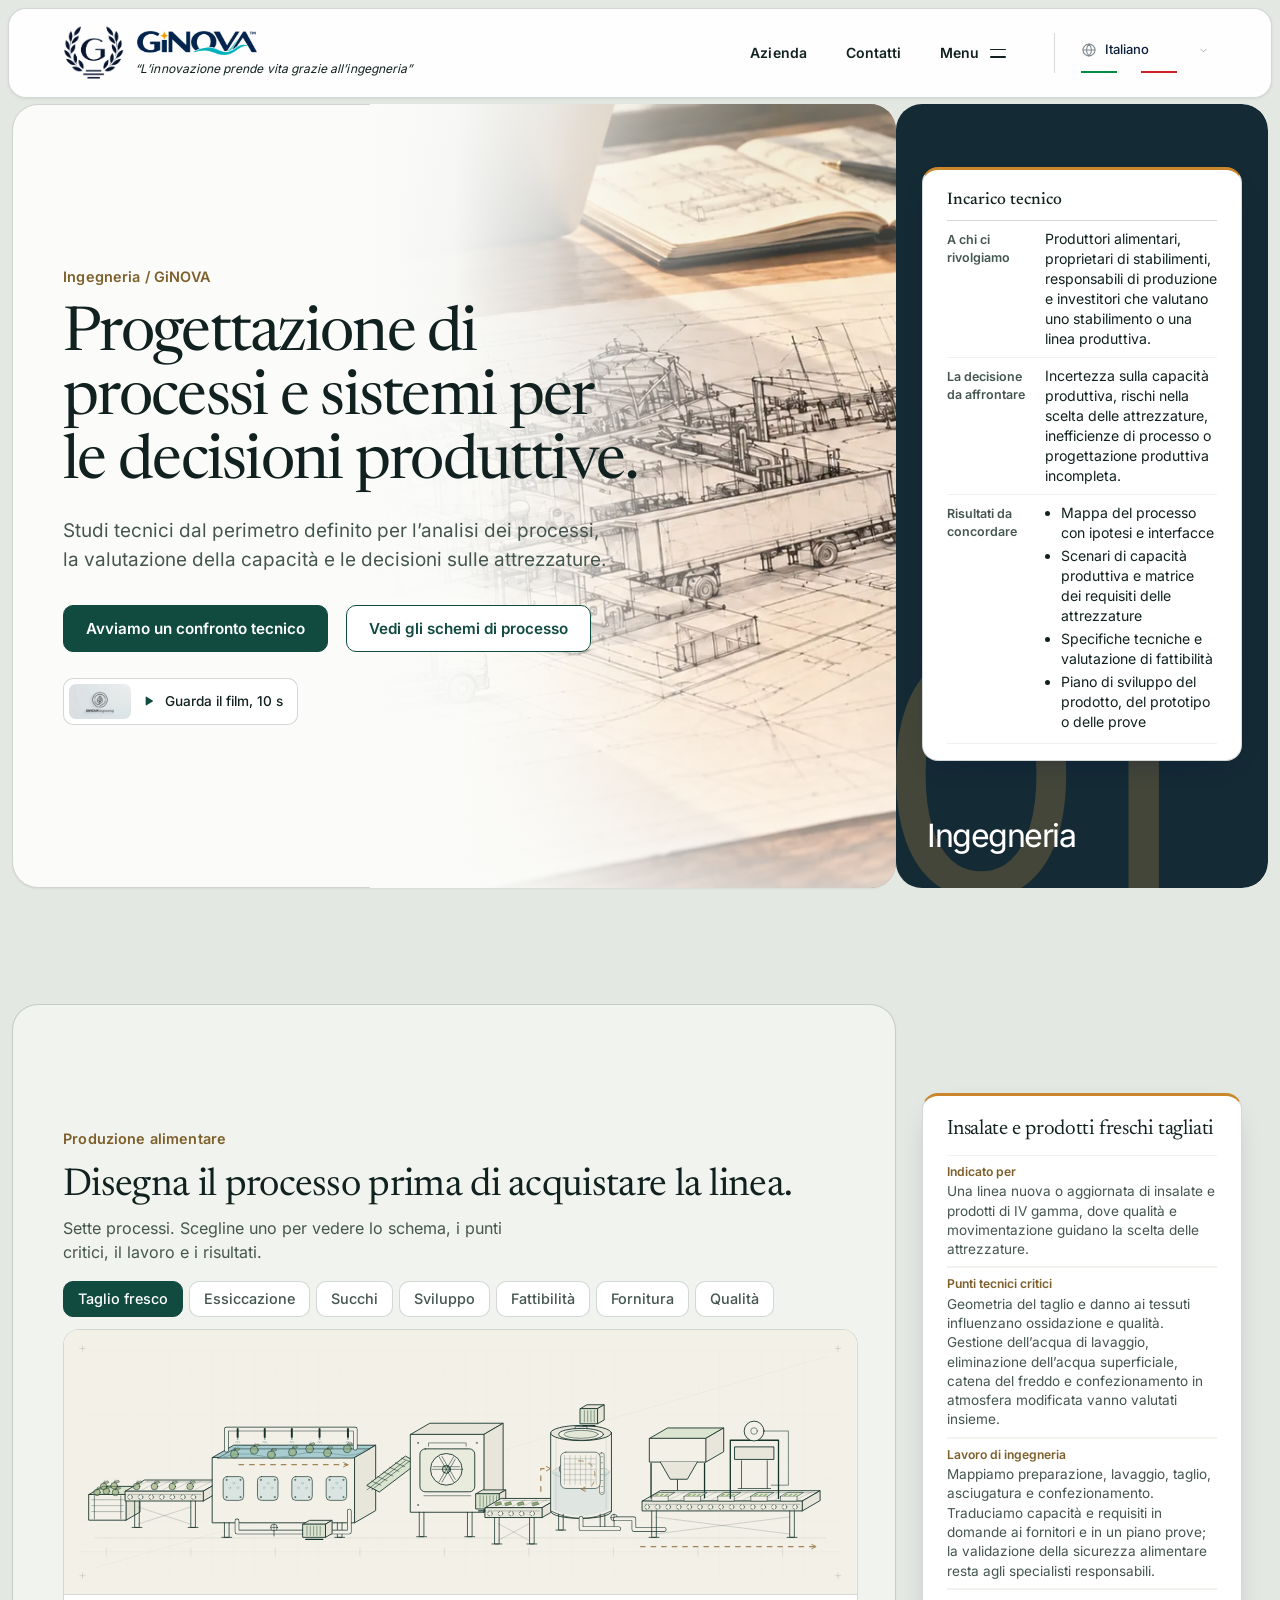
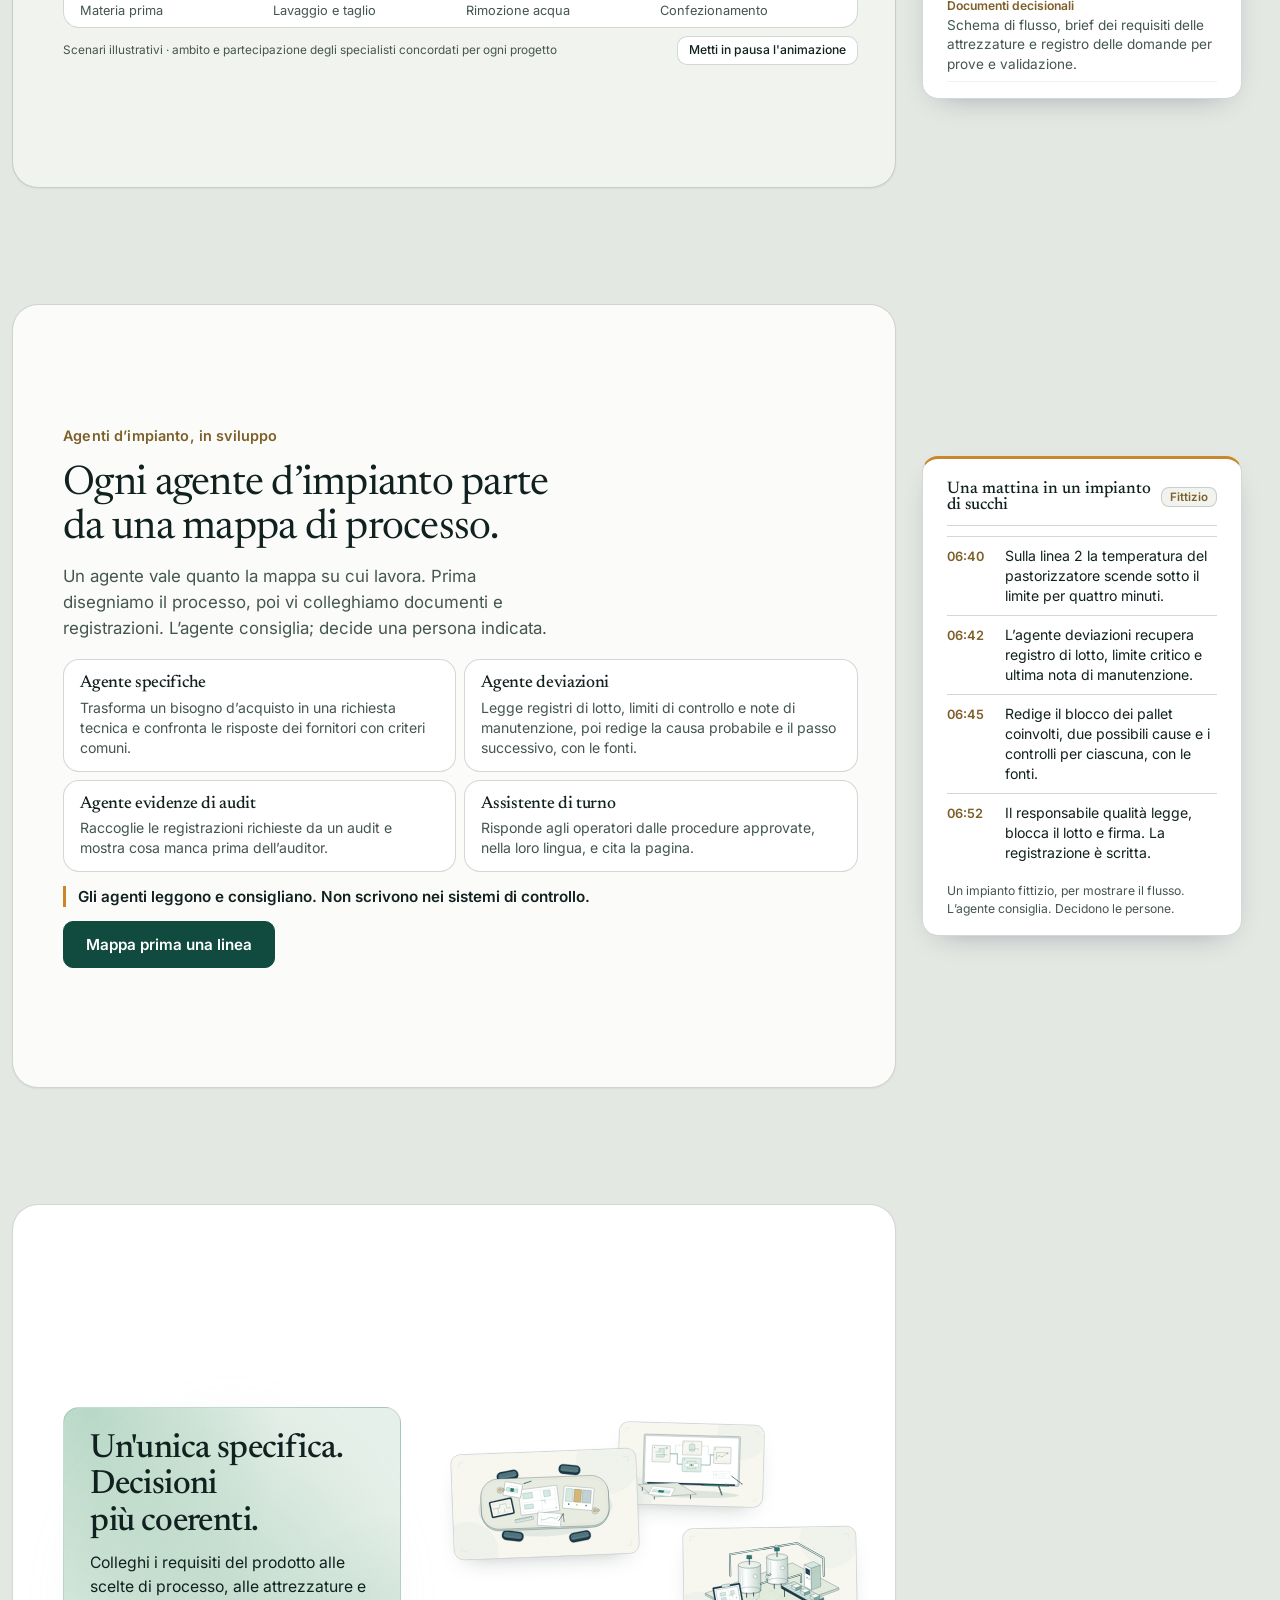
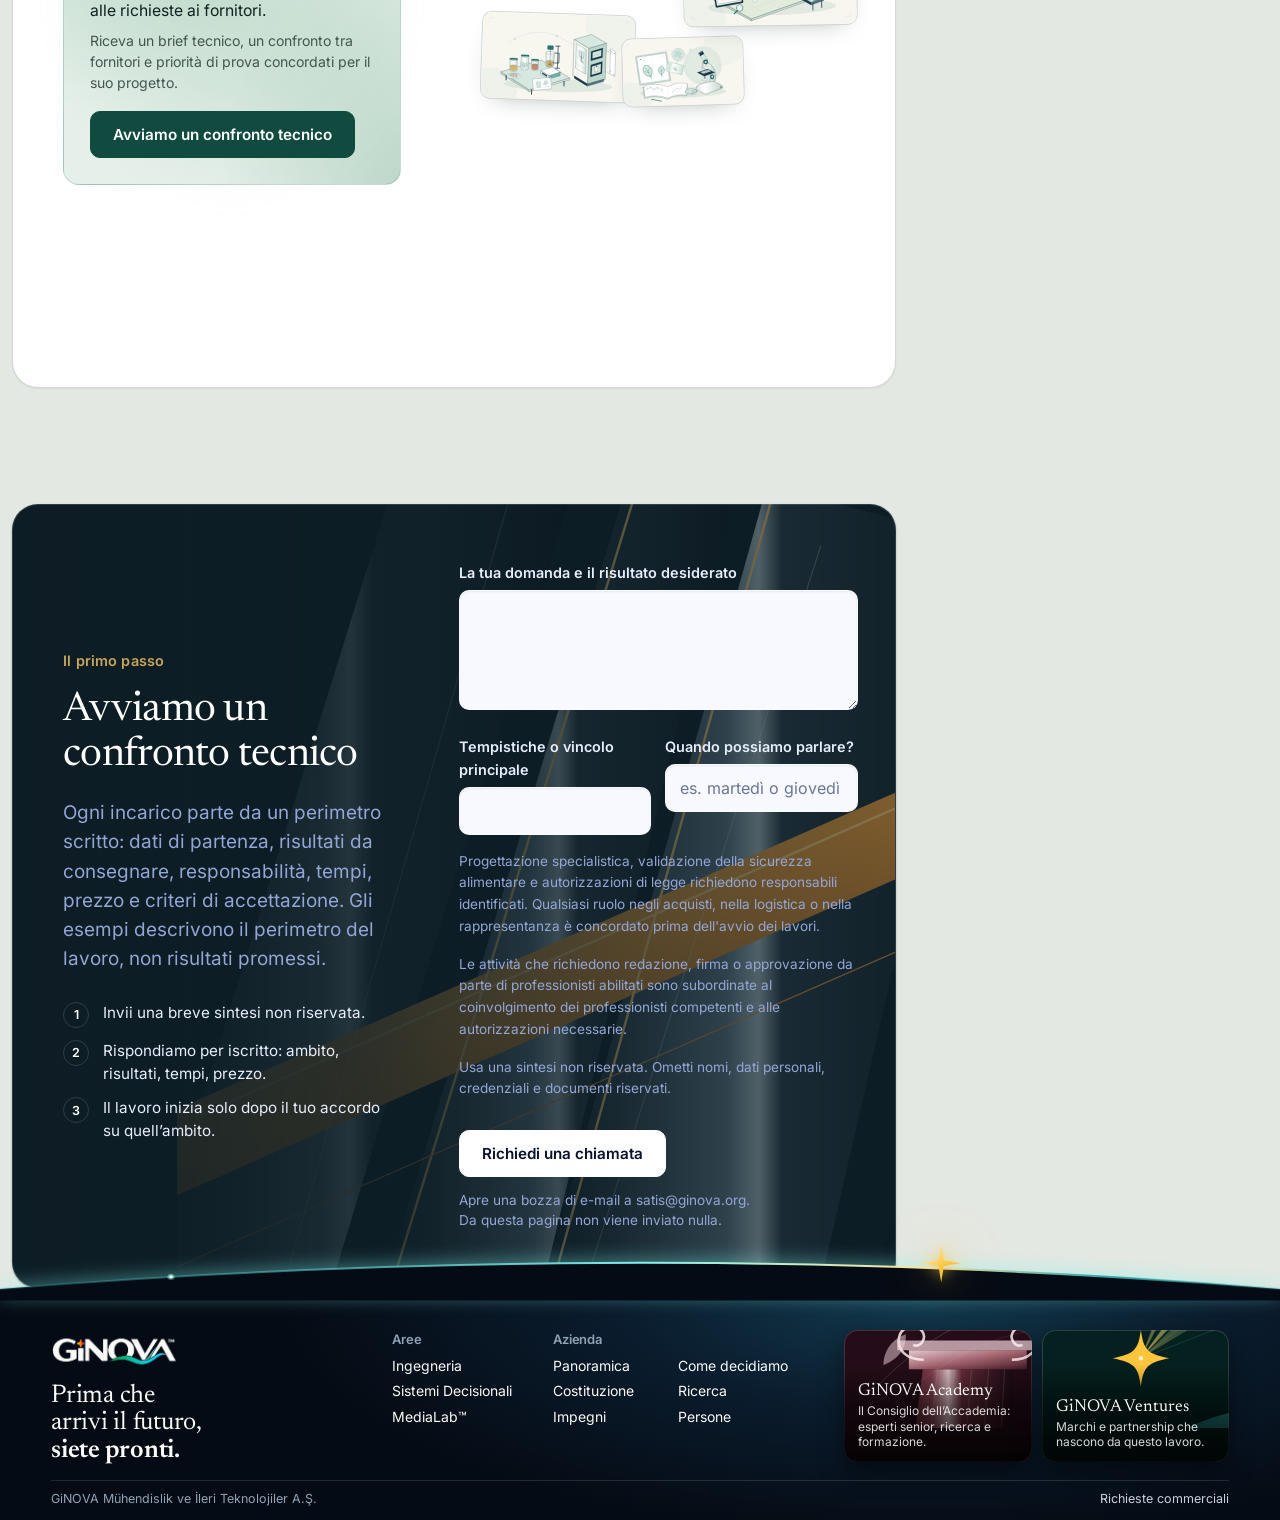
<file: it/index.html>
<!doctype html>
<html lang="it" dir="ltr" data-title-key="meta.title">
<head>
<meta charset="utf-8">
<meta name="viewport" content="width=device-width,initial-scale=1">
<title>GiNOVA Ingegneria | Progettazione di processi e sistemi per le decisioni produttive</title>
<script>/* Opening: decided before first paint so there is no flash. Not for reduced motion, a deep link or a scrolled page. */
(function(){try{var d=document.documentElement;if(!matchMedia('(prefers-reduced-motion: reduce)').matches&&!document.hidden&&(!location.hash||location.hash==='#intro')&&!(window.scrollY>20)&&!/[?&]still=1/.test(location.search))d.classList.add('intro-play')}catch(e){}})();</script>
<meta name="description" content="Studi tecnici dal perimetro definito per l’analisi dei processi, la valutazione della capacità e le decisioni sulle attrezzature.">
<link rel="canonical" href="https://engineering.ginova.net/it/">
<link rel="alternate" hreflang="en" href="https://engineering.ginova.net/">
<link rel="alternate" hreflang="it" href="https://engineering.ginova.net/it/">
<link rel="alternate" hreflang="de" href="https://engineering.ginova.net/de/">
<link rel="alternate" hreflang="es" href="https://engineering.ginova.net/es/">
<link rel="alternate" hreflang="tr" href="https://engineering.ginova.net/tr/">
<link rel="alternate" hreflang="az" href="https://engineering.ginova.net/az/">
<link rel="alternate" hreflang="ar" href="https://engineering.ginova.net/ar/">
<link rel="alternate" hreflang="zh-Hans" href="https://engineering.ginova.net/zh/">
<link rel="alternate" hreflang="x-default" href="https://engineering.ginova.net/">
<meta property="og:type" content="website">
<meta property="og:site_name" content="GiNOVA">
<meta property="og:locale" content="it_IT">
<meta property="og:title" content="GiNOVA Ingegneria | Progettazione di processi e sistemi per le decisioni produttive">
<meta property="og:description" content="Studi tecnici dal perimetro definito per l’analisi dei processi, la valutazione della capacità e le decisioni sulle attrezzature.">
<meta property="og:url" content="https://engineering.ginova.net/it/">
<meta property="og:image" content="https://engineering.ginova.net/chrome/og.png">
<meta name="twitter:card" content="summary_large_image">
<script type="application/ld+json">{"@context": "https://schema.org", "@graph": [{"@type": "Organization", "@id": "https://ginova.org/#org", "name": "GiNOVA", "url": "https://ginova.org/", "logo": "https://engineering.ginova.net/chrome/crest.png", "email": "satis@ginova.org"}, {"@type": "WebSite", "@id": "https://engineering.ginova.net/#site", "url": "https://engineering.ginova.net/", "name": "GiNOVA Ingegneria", "inLanguage": ["en", "it", "de", "es", "tr", "az", "ar", "zh-Hans"], "publisher": {"@id": "https://ginova.org/#org"}}, {"@type": "WebPage", "url": "https://engineering.ginova.net/it/", "name": "GiNOVA Ingegneria | Progettazione di processi e sistemi per le decisioni produttive", "description": "Studi tecnici dal perimetro definito per l’analisi dei processi, la valutazione della capacità e le decisioni sulle attrezzature.", "inLanguage": "it", "isPartOf": {"@id": "https://engineering.ginova.net/#site"}}, {"@type": "Service", "name": "GiNOVA Ingegneria", "description": "Studi tecnici dal perimetro definito per l’analisi dei processi, la valutazione della capacità e le decisioni sulle attrezzature.", "url": "https://engineering.ginova.net/it/", "provider": {"@id": "https://ginova.org/#org"}, "hasOfferCatalog": {"@type": "OfferCatalog", "name": "Produzione alimentare", "itemListElement": [{"@type": "Offer", "itemOffered": {"@type": "Service", "name": "Sourcing e coordinamento dell’approvvigionamento", "description": "Un fabbisogno internazionale di ingredienti o semilavorati con più opzioni di produttore o lavorazione."}}, {"@type": "Offer", "itemOffered": {"@type": "Service", "name": "Insalate e prodotti freschi tagliati", "description": "Una linea nuova o aggiornata di insalate e prodotti di IV gamma, dove qualità e movimentazione guidano la scelta delle attrezzature."}}, {"@type": "Offer", "itemOffered": {"@type": "Service", "name": "Essiccazione e disidratazione", "description": "Un investimento in essiccazione o una modifica di prodotto che richiede tecnologia e prove specifiche."}}, {"@type": "Offer", "itemOffered": {"@type": "Service", "name": "Processi per succhi", "description": "Una linea succhi o un brief di prodotto che richiede coerenza fra resa, polpa, conservazione e riempimento."}}, {"@type": "Offer", "itemOffered": {"@type": "Service", "name": "Sviluppo di prodotto e processo", "description": "Una nuova formulazione o modifica di processo che passa dall’idea a prove strutturate."}}, {"@type": "Offer", "itemOffered": {"@type": "Service", "name": "Fattibilità e supporto alla realizzazione", "description": "Una decisione di investimento o attuazione con perimetri dei fornitori diversi e interfacce di sito da chiarire."}}, {"@type": "Offer", "itemOffered": {"@type": "Service", "name": "Gestione della qualità totale", "description": "Un sistema produttivo con controlli frammentati, evidenze insufficienti o perdite di qualità ricorrenti."}}]}}]}</script>
<link rel="icon" type="image/svg+xml" href="../chrome/favicon.svg">
<link rel="stylesheet" href="../fonts/fonts.css">
<link rel="stylesheet" href="../chrome/chrome.css">
<link rel="stylesheet" href="../style.css">
<link rel="stylesheet" href="../site.css">
</head>
<body>
<a class="gn-skip" href="#main" data-c="skip">Vai al contenuto</a>
<header class="gn-header" id="gnHeader" style="--gn-accent:#142a34">
  <div class="gn-nav" id="gnNav">
    <a class="gn-brand" href="https://ginova.org/" data-route="https://ginova.org/" data-ca="home" aria-label="GiNOVA">
      <span class="gn-crest"><img src="../chrome/crest.png" width="62" height="56" alt=""><img class="lt" src="../chrome/crest-light.png" width="62" height="56" alt=""></span>
      <span class="gn-word"><span class="gn-wm"><img class="gn-wordmark" src="../chrome/primary.png" width="140" height="32" alt="GiNOVA"><img class="gn-wordmark lt" src="../chrome/primary-light.png" width="140" height="32" alt=""></span><span class="gn-motto" data-c="motto.engineering">“L’innovazione prende vita grazie all’ingegneria”</span></span>
    </a>
    <span class="gn-gap" aria-hidden="true"><span class="gn-sec"><i class="n"></i><i class="rule"></i><b class="t"></b></span></span>
    <div class="gn-links" id="gnLinks">
      <a class="gn-co" id="gnCompany" href="https://ginova.org/company/" data-route="https://ginova.org/company/" data-c="company">Azienda</a>
      <a class="gn-contact" id="gnContact" href="#start" data-ca="nav.contact" aria-label="Contatti"><span class="gn-contact-label" data-c="nav.contact">Contatti</span></a>
      <button class="gn-menu" id="gnMenuBtn" type="button" aria-expanded="false" aria-controls="gnOverlay"><span class="lbl" data-c="menu">Menu</span><span class="bars" aria-hidden="true"><i></i><i></i></span></button>
      <div class="language-switcher" data-language-theme="portal"><select id="language-select" class="language-native" aria-label="Language"><option data-group="1" value="en" lang="en" dir="ltr">English</option><option data-group="1" value="it" lang="it" dir="ltr" selected>Italiano</option><option data-group="1" value="de" lang="de" dir="ltr">Deutsch</option><option data-group="1" value="es" lang="es" dir="ltr">Español</option><option data-group="2" value="tr" lang="tr" dir="ltr">Türkçe</option><option data-group="2" value="az" lang="az" dir="ltr">Azerbaycani</option><option data-group="3" value="ar" lang="ar" dir="rtl">العربية</option><option data-group="3" value="zh" lang="zh-Hans" dir="ltr">简体中文</option></select></div>
    </div>
  </div>
  <span class="gn-prog" aria-hidden="true"><i></i></span>
</header>
<div class="gn-ov" id="gnOverlay" role="dialog" aria-modal="true" data-ca="menu" aria-label="Menu" data-site="engineering" data-cur="engineering">
  <div class="gn-ovbg" aria-hidden="true"><i class="l" data-s="engineering" style="background-color:#07131b;background-image:url(../chrome/pop-engineering.svg);background-position:center 64%"></i><i class="l" data-s="decision" style="background-color:#050934;background-image:url(../chrome/pop-decision.svg);background-position:center 34%"></i><i class="l" data-s="medialab" style="background-color:#1a0b2e;background-image:url(../chrome/pop-medialab.svg);background-position:center 42%"></i><i class="l" data-s="academy" style="background-color:#240d18;background-image:url(../chrome/pop-academy.svg);background-position:right 20%"></i><i class="l" data-s="ventures" style="background-color:#04211f;background-image:url(../chrome/pop-ventures.svg);background-position:right 14%"></i><i class="wash"></i></div>
  <div class="gn-ovin">
    <nav class="gn-ovsites" data-ca="sites" aria-label="Siti GiNOVA.NET">
      <p class="gn-ph" data-c="sites.h">GiNOVA.NET</p>
      <ol>
        <li class="is-cur"><div class="gn-row" aria-current="page"><span class="ix">01</span><span class="nm" data-c="nav.engineering">Ingegneria</span><em class="here" data-c="here">Sei qui</em><span class="d" data-c="d.engineering">Sistemi produttivi, fattibilità, sviluppo di prodotto e di processo, anche alimentare.</span></div></li>
        <li><a class="gn-row" href="https://consultancy.ginova.net/" data-route="https://consultancy.ginova.net/" data-s="decision"><span class="ix">02</span><span class="nm" data-c="nav.decision">Sistemi Decisionali</span><svg class="go" viewBox="0 0 24 24" width="22" height="22" fill="none" stroke="currentColor" stroke-width="1.6" stroke-linecap="round" stroke-linejoin="round" aria-hidden="true"><path d="M7 17 17 7M8 7h9v9"/></svg><span class="d" data-c="d.decision">Consulenza, dati e IA: una domanda decisionale, un compenso fisso, un Fascicolo di Decisione d’Investimento.</span></a></li>
        <li><a class="gn-row" href="https://medialab.ginova.net/" data-route="https://medialab.ginova.net/" data-s="medialab"><span class="ix">03</span><span class="nm" dir="ltr" data-c="nav.medialab">MediaLab™</span><svg class="go" viewBox="0 0 24 24" width="22" height="22" fill="none" stroke="currentColor" stroke-width="1.6" stroke-linecap="round" stroke-linejoin="round" aria-hidden="true"><path d="M7 17 17 7M8 7h9v9"/></svg><span class="d" data-c="d.medialab">Web, film, suono e comunicazione di marca, su commissione.</span></a></li>
        <li><a class="gn-row" href="https://academy.ginova.net/" data-route="https://academy.ginova.net/" data-s="academy"><span class="ix">04</span><span class="nm" data-c="nav.academy">Accademia</span><svg class="go" viewBox="0 0 24 24" width="22" height="22" fill="none" stroke="currentColor" stroke-width="1.6" stroke-linecap="round" stroke-linejoin="round" aria-hidden="true"><path d="M7 17 17 7M8 7h9v9"/></svg><span class="d" data-c="d.academy">Il Consiglio dell’Accademia: esperti senior, ricerca e formazione.</span></a></li>
        <li><a class="gn-row" href="https://ventures.ginova.net/" data-route="https://ventures.ginova.net/" data-s="ventures"><span class="ix">05</span><span class="nm" data-c="nav.ventures">Ventures</span><svg class="go" viewBox="0 0 24 24" width="22" height="22" fill="none" stroke="currentColor" stroke-width="1.6" stroke-linecap="round" stroke-linejoin="round" aria-hidden="true"><path d="M7 17 17 7M8 7h9v9"/></svg><span class="d" data-c="d.ventures">Marchi e partnership che nascono da questo lavoro.</span></a></li>
      </ol>
    </nav>
    <nav class="gn-ovpage" data-ca="pagenav" aria-label="pagenav">
      <p class="gn-ph" data-c="menu.page">In questa pagina</p>
      <ol>
        <li><a class="gn-pl" href="#intro" data-c="rail.promise">Promessa</a></li>
        <li><a class="gn-pl" href="#processes" data-c="rail.processes">Processi</a></li>
        <li><a class="gn-pl" href="#plant-agents" data-c="rail.agents">Agenti d’impianto</a></li>
        <li><a class="gn-pl" href="#limits" data-c="rail.spec">Specifica</a></li>
        <li><a class="gn-pl" href="#start" data-c="rail.start">Inizia</a></li>
      </ol>
      <a class="gn-all" href="https://ginova.org/#gn-company-overview" data-route="https://ginova.org/#gn-company-overview" data-c="nav.about">Chi siamo</a>
    </nav>
    <div class="gn-ovfoot" id="gnOvFoot"></div>
  </div>
</div>


<div class="field" aria-hidden="true"><span>01</span><b data-c="nav.engineering">Ingegneria</b></div>

<main id="main">

<!-- 1. Promise: the headline, with the technical brief resting on the card -->
<section id="intro" class="screen s-intro" data-nav="rail.promise" aria-labelledby="h-intro">
  <div class="curtains" aria-hidden="true">
    <div class="cur p1 home"><span>01</span><b data-c="nav.engineering">Ingegneria</b></div>
    <div class="cur p2 c-dec"><span>02</span><b data-c="nav.decision">Sistemi Decisionali</b></div>
    <div class="cur p3 c-med"><span>03</span><b data-c="nav.medialab" dir="ltr">MediaLab™</b></div>
  </div>
  <div class="hero-art" aria-hidden="true"><img src="../img/hero/blueprint.webp" alt="" width="1500" height="844" fetchpriority="high" decoding="async"></div>
  <div class="wrap intro-grid">
    <div class="intro-copy">
      <p class="kicker" data-t="intro.kicker">Ingegneria / GiNOVA</p>
      <h1 id="h-intro" data-t="intro.h1">Progettazione di processi e sistemi per le decisioni produttive.</h1>
      <p class="lede" data-t="intro.lede">Studi tecnici dal perimetro definito per l’analisi dei processi, la valutazione della capacità e le decisioni sulle attrezzature.</p>
      <p class="actions">
        <a class="btn btn-solid" href="#start" data-t="intro.cta1">Avviamo un confronto tecnico</a>
        <a class="btn btn-line" href="#processes" data-t="intro.cta2">Vedi gli schemi di processo</a>
      </p>
      <button class="filmchip" id="filmOpen" type="button" aria-haspopup="dialog">
        <span class="thumb" aria-hidden="true"></span>
        <svg class="pl" viewBox="0 0 24 24" width="14" height="14" fill="currentColor" aria-hidden="true"><path d="M8 5.5v13a1 1 0 0 0 1.5.86l10.5-6.5a1 1 0 0 0 0-1.72L9.5 4.64A1 1 0 0 0 8 5.5Z"/></svg>
        <span class="ft" data-t="film.open">Guarda il film, 10 s</span>
      </button>
    </div>
    <figure class="sheet" data-taria="sheet.label" aria-label="Incarico tecnico">
      <div class="sheet-head"><span data-t="sheet.head">Incarico tecnico</span></div>
      <dl>
        <div><dt data-t="sheet.who">A chi ci rivolgiamo</dt><dd data-t="sheet.who.v">Produttori alimentari, proprietari di stabilimenti, responsabili di produzione e investitori che valutano uno stabilimento o una linea produttiva.</dd></div>
        <div><dt data-t="sheet.dec">La decisione da affrontare</dt><dd data-t="sheet.dec.v">Incertezza sulla capacità produttiva, rischi nella scelta delle attrezzature, inefficienze di processo o progettazione produttiva incompleta.</dd></div>
        <div><dt data-t="sheet.out">Risultati da concordare</dt><dd><ul><li><span data-t="sheet.out.0">Mappa del processo con ipotesi e interfacce</span></li><li><span data-t="sheet.out.1">Scenari di capacità produttiva e matrice dei requisiti delle attrezzature</span></li><li><span data-t="sheet.out.2">Specifiche tecniche e valutazione di fattibilità</span></li><li><span data-t="sheet.out.3">Piano di sviluppo del prodotto, del prototipo o delle prove</span></li></ul></dd></div>
      </dl>
    </figure>
  </div>
</section>

<!-- 2. Processes: seven charts; the detail rests on the card -->
<section id="processes" class="screen s-tabs s-proc s-alt" data-nav="rail.processes" aria-labelledby="h-proc">
  <div class="tabgrid" data-tabset>
    <div class="tabcol">
      <p class="kicker" data-t="proc.kicker">Produzione alimentare</p>
      <h2 id="h-proc" data-t="proc.h2">Disegna il processo prima di acquistare la linea.</h2>
      <p class="lede" data-t="proc.lede">Sette processi. Scegline uno per vedere lo schema, i punti critici, il lavoro e i risultati.</p>
      <div class="tablist proc-tabs" role="tablist" data-taria="proc.kicker" aria-label="Produzione alimentare">
        <button role="tab" type="button" id="tp1" aria-controls="pc1 pp1" aria-selected="true"><span data-t="proc.1.s">Taglio fresco</span></button>
        <button role="tab" type="button" id="tp2" aria-controls="pc2 pp2" aria-selected="false"><span data-t="proc.2.s">Essiccazione</span></button>
        <button role="tab" type="button" id="tp3" aria-controls="pc3 pp3" aria-selected="false"><span data-t="proc.3.s">Succhi</span></button>
        <button role="tab" type="button" id="tp4" aria-controls="pc4 pp4" aria-selected="false"><span data-t="proc.4.s">Sviluppo</span></button>
        <button role="tab" type="button" id="tp5" aria-controls="pc5 pp5" aria-selected="false"><span data-t="proc.5.s">Fattibilità</span></button>
        <button role="tab" type="button" id="tp0" aria-controls="pc0 pp0" aria-selected="false"><span data-t="proc.0.s">Fornitura</span></button>
        <button role="tab" type="button" id="tp6" aria-controls="pc6 pp6" aria-selected="false"><span data-t="proc.6.s">Qualità</span></button>
      </div>
        <div class="chart" id="pc1" role="tabpanel" aria-labelledby="tp1">
          <figure><div class="chart-scroll" tabindex="0" data-taria="alt.1" aria-label="Prodotti freschi attraverso lavaggio, taglio, eliminazione dell’acqua e confezionamento."><svg role="img" focusable="false" data-taria="alt.1" aria-label="Prodotti freschi attraverso lavaggio, taglio, eliminazione dell’acqua e confezionamento." viewBox="0 0 1200 400" fill="none" class="process-wireframe"><defs><pattern id="w1-fresh-cut-grid" width="32" height="32" patternunits="userSpaceOnUse"><path d="M32 0H0V32" fill="none" stroke="#17342c" stroke-opacity=".055" stroke-width=".7"></path></pattern><marker id="w1-fresh-cut-arrow" viewBox="0 0 8 8" refx="7" refy="4" markerwidth="5" markerheight="5" orient="auto-start-reverse"><path d="M1 1L7 4L1 7" fill="none" stroke="#9a7a47" stroke-width="1.15" stroke-linejoin="round"></path></marker></defs><g id="wire-scene-1"><rect width="1200" height="400" fill="#f3f0e8"></rect><rect x="24" y="24" width="1152" height="352" fill="url(#w1-fresh-cut-grid)"></rect><g stroke="#17342c" stroke-width="1.35" stroke-linecap="round" stroke-linejoin="round"><path d="M24 336H1176 M48 360L1156 40" stroke-opacity=".055" stroke-width=".8"></path><path d="M64 330v12" stroke-opacity=".18" stroke-width=".75"></path><path d="M192 330v12" stroke-opacity=".18" stroke-width=".75"></path><path d="M320 330v12" stroke-opacity=".18" stroke-width=".75"></path><path d="M448 330v12" stroke-opacity=".18" stroke-width=".75"></path><path d="M576 330v12" stroke-opacity=".18" stroke-width=".75"></path><path d="M704 330v12" stroke-opacity=".18" stroke-width=".75"></path><path d="M832 330v12" stroke-opacity=".18" stroke-width=".75"></path><path d="M960 330v12" stroke-opacity=".18" stroke-width=".75"></path><path d="M1088 330v12" stroke-opacity=".18" stroke-width=".75"></path><path d="M24 28h8M28 24v8" stroke-opacity=".25" stroke-width=".8"></path><path d="M1168 28h8M1172 24v8" stroke-opacity=".25" stroke-width=".8"></path><path d="M24 372h8M28 368v8" stroke-opacity=".25" stroke-width=".8"></path><path d="M1168 372h8M1172 368v8" stroke-opacity=".25" stroke-width=".8"></path><path d="M47 315H1153" stroke-opacity=".16" stroke-width=".8"></path><polygon points="38,249 59,236.82 115,236.82 94,249" fill="#dbe4ce"></polygon><polygon points="94,249 115,236.82 115,275.82 94,288" fill="#e4e2d5"></polygon><rect x="38" y="249" width="56" height="39" fill="#f3f0e8"></rect><path d="M42 257h48" stroke-width=".7" stroke-opacity=".65"></path><path d="M42 266h48" stroke-width=".7" stroke-opacity=".65"></path><path d="M42 275h48" stroke-width=".7" stroke-opacity=".65"></path><line x1="46" y1="251" x2="46" y2="286" stroke-width=".8"></line><line x1="86" y1="251" x2="86" y2="286" stroke-width=".8"></line><circle cx="50" cy="246" r="5" fill="#91aa70" fill-opacity=".58" stroke-width=".8"></circle><path d="M50 242q-1 -4 2 -5" stroke-width=".65"></path><path d="M51 240q6 -5 7 0q-4 3 -7 0" fill="#91aa70" fill-opacity=".65" stroke-width=".6"></path><circle cx="64" cy="244" r="5" fill="#91aa70" fill-opacity=".58" stroke-width=".8"></circle><path d="M64 240q-1 -4 2 -5" stroke-width=".65"></path><path d="M65 238q6 -5 7 0q-4 3 -7 0" fill="#91aa70" fill-opacity=".65" stroke-width=".6"></path><circle cx="78" cy="246" r="5" fill="#91aa70" fill-opacity=".58" stroke-width=".8"></circle><path d="M78 242q-1 -4 2 -5" stroke-width=".65"></path><path d="M79 240q6 -5 7 0q-4 3 -7 0" fill="#91aa70" fill-opacity=".65" stroke-width=".6"></path><circle cx="60" cy="237" r="5" fill="#91aa70" fill-opacity=".58" stroke-width=".8"></circle><path d="M60 233q-1 -4 2 -5" stroke-width=".65"></path><path d="M61 231q6 -5 7 0q-4 3 -7 0" fill="#91aa70" fill-opacity=".65" stroke-width=".6"></path><circle cx="76" cy="236" r="5" fill="#91aa70" fill-opacity=".58" stroke-width=".8"></circle><path d="M76 232q-1 -4 2 -5" stroke-width=".65"></path><path d="M77 230q6 -5 7 0q-4 3 -7 0" fill="#91aa70" fill-opacity=".65" stroke-width=".6"></path><polygon points="93,244 122,227.18 240,227.18 211,244" fill="#f3f0e8"></polygon><polygon points="211,244 240,227.18 240,242.18 211,259" fill="#e8e5da"></polygon><rect x="93" y="244" width="118" height="15" fill="#e8e5da"></rect><path d="M97 249h110M126 230.18h110" stroke-width=".7" stroke-opacity=".55"></path><g class="conveyor-rollers"><circle cx="100" cy="253" r="3.6" fill="#f3f0e8" stroke-width=".9"></circle><line x1="102" y1="242" x2="127" y2="229.18" stroke-width=".6" stroke-opacity=".4"></line><circle cx="116" cy="253" r="3.6" fill="#f3f0e8" stroke-width=".9"></circle><line x1="118" y1="242" x2="143" y2="229.18" stroke-width=".6" stroke-opacity=".4"></line><circle cx="132" cy="253" r="3.6" fill="#f3f0e8" stroke-width=".9"></circle><line x1="134" y1="242" x2="159" y2="229.18" stroke-width=".6" stroke-opacity=".4"></line><circle cx="148" cy="253" r="3.6" fill="#f3f0e8" stroke-width=".9"></circle><line x1="150" y1="242" x2="175" y2="229.18" stroke-width=".6" stroke-opacity=".4"></line><circle cx="164" cy="253" r="3.6" fill="#f3f0e8" stroke-width=".9"></circle><line x1="166" y1="242" x2="191" y2="229.18" stroke-width=".6" stroke-opacity=".4"></line><circle cx="180" cy="253" r="3.6" fill="#f3f0e8" stroke-width=".9"></circle><line x1="182" y1="242" x2="207" y2="229.18" stroke-width=".6" stroke-opacity=".4"></line><circle cx="196" cy="253" r="3.6" fill="#f3f0e8" stroke-width=".9"></circle><line x1="198" y1="242" x2="223" y2="229.18" stroke-width=".6" stroke-opacity=".4"></line></g><path d="M107 259v40h7v-40M103 299h15" stroke-width="1.15"></path><path d="M192 259v40h7v-40M188 299h15" stroke-width="1.15"></path><path d="M112 294L192 268M112 268L192 294" stroke-width=".65" stroke-opacity=".4"></path><circle cx="110" cy="237" r="5" fill="#91aa70" fill-opacity=".58" stroke-width=".8"></circle><path d="M110 233q-1 -4 2 -5" stroke-width=".65"></path><path d="M111 231q6 -5 7 0q-4 3 -7 0" fill="#91aa70" fill-opacity=".65" stroke-width=".6"></path><circle cx="137" cy="237" r="5" fill="#91aa70" fill-opacity=".58" stroke-width=".8"></circle><path d="M137 233q-1 -4 2 -5" stroke-width=".65"></path><path d="M138 231q6 -5 7 0q-4 3 -7 0" fill="#91aa70" fill-opacity=".65" stroke-width=".6"></path><circle cx="164" cy="237" r="5" fill="#91aa70" fill-opacity=".58" stroke-width=".8"></circle><path d="M164 233q-1 -4 2 -5" stroke-width=".65"></path><path d="M165 231q6 -5 7 0q-4 3 -7 0" fill="#91aa70" fill-opacity=".65" stroke-width=".6"></path><circle cx="191" cy="237" r="5" fill="#91aa70" fill-opacity=".58" stroke-width=".8"></circle><path d="M191 233q-1 -4 2 -5" stroke-width=".65"></path><path d="M192 231q6 -5 7 0q-4 3 -7 0" fill="#91aa70" fill-opacity=".65" stroke-width=".6"></path><polygon points="225,193 257,174.44 472,174.44 440,193" fill="#a8ccd0"></polygon><polygon points="440,193 472,174.44 472,273.44 440,292" fill="#e8e5da"></polygon><rect x="225" y="193" width="215" height="99" fill="#f3f0e8"></rect><polygon points="233,194 258,180 463,180 438,194" fill="#a8ccd0" fill-opacity=".7" stroke-width=".85"></polygon><path d="M238 193Q268 184 294 190T350 189T412 188T459 180" stroke="#6e9f9e" stroke-width="1.1"></path><circle cx="258" cy="188" r="6" fill="#91aa70" fill-opacity=".58" stroke-width=".8"></circle><path d="M258 183q-1 -4 2 -5" stroke-width=".65"></path><path d="M259 181q6 -5 7 0q-4 3 -7 0" fill="#91aa70" fill-opacity=".65" stroke-width=".6"></path><circle cx="288" cy="182" r="6" fill="#91aa70" fill-opacity=".58" stroke-width=".8"></circle><path d="M288 177q-1 -4 2 -5" stroke-width=".65"></path><path d="M289 175q6 -5 7 0q-4 3 -7 0" fill="#91aa70" fill-opacity=".65" stroke-width=".6"></path><circle cx="314" cy="189" r="6" fill="#91aa70" fill-opacity=".58" stroke-width=".8"></circle><path d="M314 184q-1 -4 2 -5" stroke-width=".65"></path><path d="M315 182q6 -5 7 0q-4 3 -7 0" fill="#91aa70" fill-opacity=".65" stroke-width=".6"></path><circle cx="346" cy="185" r="6" fill="#91aa70" fill-opacity=".58" stroke-width=".8"></circle><path d="M346 180q-1 -4 2 -5" stroke-width=".65"></path><path d="M347 178q6 -5 7 0q-4 3 -7 0" fill="#91aa70" fill-opacity=".65" stroke-width=".6"></path><circle cx="372" cy="180" r="6" fill="#91aa70" fill-opacity=".58" stroke-width=".8"></circle><path d="M372 175q-1 -4 2 -5" stroke-width=".65"></path><path d="M373 173q6 -5 7 0q-4 3 -7 0" fill="#91aa70" fill-opacity=".65" stroke-width=".6"></path><circle cx="399" cy="186" r="6" fill="#91aa70" fill-opacity=".58" stroke-width=".8"></circle><path d="M399 181q-1 -4 2 -5" stroke-width=".65"></path><path d="M400 179q6 -5 7 0q-4 3 -7 0" fill="#91aa70" fill-opacity=".65" stroke-width=".6"></path><circle cx="429" cy="180" r="6" fill="#91aa70" fill-opacity=".58" stroke-width=".8"></circle><path d="M429 175q-1 -4 2 -5" stroke-width=".65"></path><path d="M430 173q6 -5 7 0q-4 3 -7 0" fill="#91aa70" fill-opacity=".65" stroke-width=".6"></path><rect x="241" y="222" width="31" height="36" rx="6" fill="#a8ccd0" fill-opacity=".35" stroke-width="1"></rect><circle cx="246" cy="227" r="0.9" stroke-width=".75"></circle><circle cx="267" cy="227" r="0.9" stroke-width=".75"></circle><circle cx="246" cy="253" r="0.9" stroke-width=".75"></circle><circle cx="267" cy="253" r="0.9" stroke-width=".75"></circle><circle cx="251" cy="239" r="1.6" stroke="#6e9f9e" stroke-opacity=".7" stroke-width=".6"></circle><circle cx="257" cy="232" r="1.6" stroke="#6e9f9e" stroke-opacity=".7" stroke-width=".6"></circle><circle cx="263" cy="239" r="1.6" stroke="#6e9f9e" stroke-opacity=".7" stroke-width=".6"></circle><rect x="293" y="222" width="31" height="36" rx="6" fill="#a8ccd0" fill-opacity=".35" stroke-width="1"></rect><circle cx="298" cy="227" r="0.9" stroke-width=".75"></circle><circle cx="319" cy="227" r="0.9" stroke-width=".75"></circle><circle cx="298" cy="253" r="0.9" stroke-width=".75"></circle><circle cx="319" cy="253" r="0.9" stroke-width=".75"></circle><circle cx="303" cy="239" r="1.6" stroke="#6e9f9e" stroke-opacity=".7" stroke-width=".6"></circle><circle cx="309" cy="232" r="1.6" stroke="#6e9f9e" stroke-opacity=".7" stroke-width=".6"></circle><circle cx="315" cy="239" r="1.6" stroke="#6e9f9e" stroke-opacity=".7" stroke-width=".6"></circle><rect x="345" y="222" width="31" height="36" rx="6" fill="#a8ccd0" fill-opacity=".35" stroke-width="1"></rect><circle cx="350" cy="227" r="0.9" stroke-width=".75"></circle><circle cx="371" cy="227" r="0.9" stroke-width=".75"></circle><circle cx="350" cy="253" r="0.9" stroke-width=".75"></circle><circle cx="371" cy="253" r="0.9" stroke-width=".75"></circle><circle cx="355" cy="239" r="1.6" stroke="#6e9f9e" stroke-opacity=".7" stroke-width=".6"></circle><circle cx="361" cy="232" r="1.6" stroke="#6e9f9e" stroke-opacity=".7" stroke-width=".6"></circle><circle cx="367" cy="239" r="1.6" stroke="#6e9f9e" stroke-opacity=".7" stroke-width=".6"></circle><rect x="397" y="222" width="31" height="36" rx="6" fill="#a8ccd0" fill-opacity=".35" stroke-width="1"></rect><circle cx="402" cy="227" r="0.9" stroke-width=".75"></circle><circle cx="423" cy="227" r="0.9" stroke-width=".75"></circle><circle cx="402" cy="253" r="0.9" stroke-width=".75"></circle><circle cx="423" cy="253" r="0.9" stroke-width=".75"></circle><circle cx="407" cy="239" r="1.6" stroke="#6e9f9e" stroke-opacity=".7" stroke-width=".6"></circle><circle cx="413" cy="232" r="1.6" stroke="#6e9f9e" stroke-opacity=".7" stroke-width=".6"></circle><circle cx="419" cy="239" r="1.6" stroke="#6e9f9e" stroke-opacity=".7" stroke-width=".6"></circle><path d="M243 292v22h7v-22M239 314h15" stroke-width="1.15"></path><path d="M414 292v22h7v-22M410 314h15" stroke-width="1.15"></path><path d="M246 182V150H441V179" stroke="#17342c" stroke-width="6.8"></path><path d="M246 182V150H441V179" stroke="#f3f0e8" stroke-width="5"></path><path d="M263 150v12" stroke-width="3"></path><path d="M263 164l-7 17M263 164v18M263 164l7 17" stroke="#7fa5a5" stroke-dasharray="2 3" stroke-width=".8"></path><path d="M304 150v12" stroke-width="3"></path><path d="M304 164l-7 17M304 164v18M304 164l7 17" stroke="#7fa5a5" stroke-dasharray="2 3" stroke-width=".8"></path><path d="M345 150v12" stroke-width="3"></path><path d="M345 164l-7 17M345 164v18M345 164l7 17" stroke="#7fa5a5" stroke-dasharray="2 3" stroke-width=".8"></path><path d="M387 150v12" stroke-width="3"></path><path d="M387 164l-7 17M387 164v18M387 164l7 17" stroke="#7fa5a5" stroke-dasharray="2 3" stroke-width=".8"></path><path d="M430 150v12" stroke-width="3"></path><path d="M430 164l-7 17M430 164v18M430 164l7 17" stroke="#7fa5a5" stroke-dasharray="2 3" stroke-width=".8"></path><path d="M262 289V306H432V274" stroke="#17342c" stroke-width="6.8"></path><path d="M262 289V306H432V274" stroke="#f3f0e8" stroke-width="5"></path><polygon points="362,294 372,288.2 406,288.2 396,294" fill="#e8e5da"></polygon><polygon points="396,294 406,288.2 406,308.2 396,314" fill="#e8e5da"></polygon><rect x="362" y="294" width="34" height="20" fill="#dbe4ce"></rect><line x1="368" y1="297" x2="368" y2="311" stroke-width=".65"></line><line x1="373" y1="297" x2="373" y2="311" stroke-width=".65"></line><line x1="378" y1="297" x2="378" y2="311" stroke-width=".65"></line><line x1="383" y1="297" x2="383" y2="311" stroke-width=".65"></line><line x1="388" y1="297" x2="388" y2="311" stroke-width=".65"></line><path d="M366 317h26" stroke-width="2"></path><circle cx="318" cy="299" r="5" fill="#f3f0e8" stroke-width="1"></circle><path d="M313 299h10M318 294v10" stroke-width=".8"></path><line x1="318" y1="304" x2="318" y2="312" stroke-width="1"></line><path d="M265 204H430" class="flow-path" stroke="#9a7a47" stroke-width="1.9" stroke-dasharray="7 9" marker-end="url(#w1-fresh-cut-arrow)" stroke-opacity=".9"></path><path d="M459 235L517 191L536 201L478 245Z" fill="#dbe4ce"></path><path d="M459 242L517 198M466 242L524 198" stroke-width=".85"></path><path d="M466 229l14 6" stroke-width=".8"></path><path d="M475 222l14 6" stroke-width=".8"></path><path d="M484 215l14 6" stroke-width=".8"></path><path d="M493 208l14 6" stroke-width=".8"></path><path d="M502 201l14 6" stroke-width=".8"></path><path d="M511 194l14 6" stroke-width=".8"></path><polygon points="525,158 554,141.18 665,141.18 636,158" fill="#e8e5da"></polygon><polygon points="636,158 665,141.18 665,259.18 636,276" fill="#e8e5da"></polygon><rect x="525" y="158" width="111" height="118" fill="#f3f0e8"></rect><rect x="539" y="180" width="83" height="65" rx="8" fill="#dbe4ce" fill-opacity=".42"></rect><circle cx="579" cy="211" r="24" fill="#f3f0e8"></circle><circle cx="579" cy="211" r="6" fill="#dbe4ce"></circle><path d="M557 211H601M559 207H599" stroke-width=".8" transform="rotate(0 579 211)"></path><path d="M557 211H601M559 207H599" stroke-width=".8" transform="rotate(60 579 211)"></path><path d="M557 211H601M559 207H599" stroke-width=".8" transform="rotate(120 579 211)"></path><path d="M552 176V171H609V176M545 251H616" stroke-width=".8"></path><circle cx="536" cy="171" r="0.9" stroke-width=".75"></circle><circle cx="625" cy="171" r="0.9" stroke-width=".75"></circle><circle cx="536" cy="265" r="0.9" stroke-width=".75"></circle><circle cx="625" cy="265" r="0.9" stroke-width=".75"></circle><path d="M538 276v37h7v-37M534 313h15" stroke-width="1.15"></path><path d="M611 276v37h7v-37M607 313h15" stroke-width="1.15"></path><polygon points="624,248 634,242.2 669,242.2 659,248" fill="#e8e5da"></polygon><polygon points="659,248 669,242.2 669,265.2 659,271" fill="#e8e5da"></polygon><rect x="624" y="248" width="35" height="23" fill="#dbe4ce"></rect><line x1="630" y1="251" x2="630" y2="268" stroke-width=".65"></line><line x1="635" y1="251" x2="635" y2="268" stroke-width=".65"></line><line x1="640" y1="251" x2="640" y2="268" stroke-width=".65"></line><line x1="645" y1="251" x2="645" y2="268" stroke-width=".65"></line><line x1="650" y1="251" x2="650" y2="268" stroke-width=".65"></line><line x1="655" y1="251" x2="655" y2="268" stroke-width=".65"></line><path d="M628 274h27" stroke-width="2"></path><polygon points="638,269 662,255.08 748,255.08 724,269" fill="#f3f0e8"></polygon><polygon points="724,269 748,255.08 748,270.08 724,284" fill="#e8e5da"></polygon><rect x="638" y="269" width="86" height="15" fill="#e8e5da"></rect><path d="M642 274h78M666 258.08000000000004h78" stroke-width=".7" stroke-opacity=".55"></path><g class="conveyor-rollers"><circle cx="645" cy="278" r="3.6" fill="#f3f0e8" stroke-width=".9"></circle><line x1="647" y1="267" x2="667" y2="257.08000000000004" stroke-width=".6" stroke-opacity=".4"></line><circle cx="661" cy="278" r="3.6" fill="#f3f0e8" stroke-width=".9"></circle><line x1="663" y1="267" x2="683" y2="257.08000000000004" stroke-width=".6" stroke-opacity=".4"></line><circle cx="677" cy="278" r="3.6" fill="#f3f0e8" stroke-width=".9"></circle><line x1="679" y1="267" x2="699" y2="257.08000000000004" stroke-width=".6" stroke-opacity=".4"></line><circle cx="693" cy="278" r="3.6" fill="#f3f0e8" stroke-width=".9"></circle><line x1="695" y1="267" x2="715" y2="257.08000000000004" stroke-width=".6" stroke-opacity=".4"></line><circle cx="709" cy="278" r="3.6" fill="#f3f0e8" stroke-width=".9"></circle><line x1="711" y1="267" x2="731" y2="257.08000000000004" stroke-width=".6" stroke-opacity=".4"></line></g><path d="M652 284v40h7v-40M648 324h15" stroke-width="1.15"></path><path d="M705 284v40h7v-40M701 324h15" stroke-width="1.15"></path><path d="M657 319L705 293M657 293L705 319" stroke-width=".65" stroke-opacity=".4"></path><polygon points="654,266 663,264 661,260 653,262" fill="#91aa70" stroke-width=".6"></polygon><polygon points="669,266 678,264 676,260 668,262" fill="#91aa70" stroke-width=".6"></polygon><polygon points="688,266 697,264 695,260 687,262" fill="#91aa70" stroke-width=".6"></polygon><polygon points="710,266 719,264 717,260 709,262" fill="#91aa70" stroke-width=".6"></polygon><path d="M737 156v118C737 288.95 829 288.95 829 274V156" fill="#f3f0e8"></path><path d="M740 215.0v56.64Q783.0 291.25 826 271.64V215.0Z" fill="#a8ccd0" fill-opacity=".28" stroke="none"></path><ellipse cx="783.0" cy="215.0" rx="43.0" ry="10.5" fill="#a8ccd0" fill-opacity=".2" stroke-opacity=".25" stroke-width=".8"></ellipse><ellipse cx="783.0" cy="156" rx="46.0" ry="11.5" fill="#e8e5da"></ellipse><path d="M737 274Q783.0 297.0 829 274" stroke-width="1.1"></path><path d="M745 162v110M821 162v110" stroke-width=".6" stroke-opacity=".25"></path><ellipse cx="783.0" cy="154" rx="14" ry="4" fill="#f3f0e8" stroke-width="1"></ellipse><path d="M774.0 153v-7h18v7" stroke-width="1"></path><path d="M749 279v24h7v-24M745 303h15" stroke-width="1.15"></path><path d="M812 279v24h7v-24M808 303h15" stroke-width="1.15"></path><rect x="811" y="186" width="7" height="63" rx="3" fill="#f3f0e8" stroke-width=".75"></rect><line x1="813" y1="192" x2="816" y2="192" stroke-width=".55"></line><line x1="813" y1="201" x2="816" y2="201" stroke-width=".55"></line><line x1="813" y1="210" x2="816" y2="210" stroke-width=".55"></line><line x1="813" y1="219" x2="816" y2="219" stroke-width=".55"></line><line x1="813" y1="228" x2="816" y2="228" stroke-width=".55"></line><line x1="813" y1="237" x2="816" y2="237" stroke-width=".55"></line><line x1="813" y1="246" x2="816" y2="246" stroke-width=".55"></line><circle cx="758" cy="210.28" r="8" fill="#f3f0e8" stroke-width="1"></circle><circle cx="758" cy="210.28" r="6" stroke-width=".5" stroke-opacity=".5"></circle><path d="M758 210.28l3 -4" stroke-width=".8"></path><circle cx="758" cy="210.28" r="1" fill="#17342c"></circle><path d="M783.0 285v16h57.0" stroke="#17342c" stroke-width="6.8"></path><path d="M783.0 285v16h57.0" stroke="#f3f0e8" stroke-width="5"></path><circle cx="833" cy="284" r="5" fill="#f3f0e8" stroke-width="1"></circle><path d="M828 284h10M833 279v10" stroke-width=".8"></path><line x1="833" y1="289" x2="833" y2="297" stroke-width="1"></line><ellipse cx="783" cy="158" rx="34" ry="9" fill="#f3f0e8"></ellipse><ellipse cx="783" cy="158" rx="26" ry="6" fill="#dbe4ce" fill-opacity=".6" stroke-width=".8"></ellipse><rect x="752" y="185" width="60" height="55" rx="8" fill="#f3f0e8" stroke-width=".9"></rect><path d="M758 190v44" stroke-width=".55" stroke-opacity=".5"></path><path d="M766 190v44" stroke-width=".55" stroke-opacity=".5"></path><path d="M774 190v44" stroke-width=".55" stroke-opacity=".5"></path><path d="M782 190v44" stroke-width=".55" stroke-opacity=".5"></path><path d="M790 190v44" stroke-width=".55" stroke-opacity=".5"></path><path d="M798 190v44" stroke-width=".55" stroke-opacity=".5"></path><path d="M806 190v44" stroke-width=".55" stroke-opacity=".5"></path><path d="M757 195h48" stroke-width=".55" stroke-opacity=".5"></path><path d="M757 203h48" stroke-width=".55" stroke-opacity=".5"></path><path d="M757 211h48" stroke-width=".55" stroke-opacity=".5"></path><path d="M757 219h48" stroke-width=".55" stroke-opacity=".5"></path><path d="M757 227h48" stroke-width=".55" stroke-opacity=".5"></path><polygon points="782,119 792,113.2 818,113.2 808,119" fill="#e8e5da"></polygon><polygon points="808,119 818,113.2 818,136.2 808,142" fill="#e8e5da"></polygon><rect x="782" y="119" width="26" height="23" fill="#dbe4ce"></rect><line x1="788" y1="122" x2="788" y2="139" stroke-width=".65"></line><line x1="793" y1="122" x2="793" y2="139" stroke-width=".65"></line><line x1="798" y1="122" x2="798" y2="139" stroke-width=".65"></line><line x1="803" y1="122" x2="803" y2="139" stroke-width=".65"></line><path d="M786 145h18" stroke-width="2"></path><path d="M835 286H863V302H909" stroke="#17342c" stroke-width="6.8"></path><path d="M835 286H863V302H909" stroke="#f3f0e8" stroke-width="5"></path><path d="M722 244V210H737" class="flow-path" stroke="#9a7a47" stroke-width="1.9" stroke-dasharray="7 9" marker-end="url(#w1-fresh-cut-arrow)" stroke-opacity=".9"></path><path d="M779 198q25 0 25 23q0 20 -21 20" class="flow-path" stroke="#9a7a47" stroke-width="1.9" stroke-dasharray="7 9" marker-end="url(#w1-fresh-cut-arrow)" stroke-opacity=".6"></path><polygon points="876,259 903,243.34 1145,243.34 1118,259" fill="#f3f0e8"></polygon><polygon points="1118,259 1145,243.34 1145,258.34 1118,274" fill="#e8e5da"></polygon><rect x="876" y="259" width="242" height="15" fill="#e8e5da"></rect><path d="M880 264h234M907 246.34h234" stroke-width=".7" stroke-opacity=".55"></path><g class="conveyor-rollers"><circle cx="883" cy="268" r="3.6" fill="#f3f0e8" stroke-width=".9"></circle><line x1="885" y1="257" x2="908" y2="245.34" stroke-width=".6" stroke-opacity=".4"></line><circle cx="899" cy="268" r="3.6" fill="#f3f0e8" stroke-width=".9"></circle><line x1="901" y1="257" x2="924" y2="245.34" stroke-width=".6" stroke-opacity=".4"></line><circle cx="915" cy="268" r="3.6" fill="#f3f0e8" stroke-width=".9"></circle><line x1="917" y1="257" x2="940" y2="245.34" stroke-width=".6" stroke-opacity=".4"></line><circle cx="931" cy="268" r="3.6" fill="#f3f0e8" stroke-width=".9"></circle><line x1="933" y1="257" x2="956" y2="245.34" stroke-width=".6" stroke-opacity=".4"></line><circle cx="947" cy="268" r="3.6" fill="#f3f0e8" stroke-width=".9"></circle><line x1="949" y1="257" x2="972" y2="245.34" stroke-width=".6" stroke-opacity=".4"></line><circle cx="963" cy="268" r="3.6" fill="#f3f0e8" stroke-width=".9"></circle><line x1="965" y1="257" x2="988" y2="245.34" stroke-width=".6" stroke-opacity=".4"></line><circle cx="979" cy="268" r="3.6" fill="#f3f0e8" stroke-width=".9"></circle><line x1="981" y1="257" x2="1004" y2="245.34" stroke-width=".6" stroke-opacity=".4"></line><circle cx="995" cy="268" r="3.6" fill="#f3f0e8" stroke-width=".9"></circle><line x1="997" y1="257" x2="1020" y2="245.34" stroke-width=".6" stroke-opacity=".4"></line><circle cx="1011" cy="268" r="3.6" fill="#f3f0e8" stroke-width=".9"></circle><line x1="1013" y1="257" x2="1036" y2="245.34" stroke-width=".6" stroke-opacity=".4"></line><circle cx="1027" cy="268" r="3.6" fill="#f3f0e8" stroke-width=".9"></circle><line x1="1029" y1="257" x2="1052" y2="245.34" stroke-width=".6" stroke-opacity=".4"></line><circle cx="1043" cy="268" r="3.6" fill="#f3f0e8" stroke-width=".9"></circle><line x1="1045" y1="257" x2="1068" y2="245.34" stroke-width=".6" stroke-opacity=".4"></line><circle cx="1059" cy="268" r="3.6" fill="#f3f0e8" stroke-width=".9"></circle><line x1="1061" y1="257" x2="1084" y2="245.34" stroke-width=".6" stroke-opacity=".4"></line><circle cx="1075" cy="268" r="3.6" fill="#f3f0e8" stroke-width=".9"></circle><line x1="1077" y1="257" x2="1100" y2="245.34" stroke-width=".6" stroke-opacity=".4"></line><circle cx="1091" cy="268" r="3.6" fill="#f3f0e8" stroke-width=".9"></circle><line x1="1093" y1="257" x2="1116" y2="245.34" stroke-width=".6" stroke-opacity=".4"></line><circle cx="1107" cy="268" r="3.6" fill="#f3f0e8" stroke-width=".9"></circle><line x1="1109" y1="257" x2="1132" y2="245.34" stroke-width=".6" stroke-opacity=".4"></line></g><path d="M890 274v40h7v-40M886 314h15" stroke-width="1.15"></path><path d="M1099 274v40h7v-40M1095 314h15" stroke-width="1.15"></path><path d="M895 309L1099 283M895 283L1099 309" stroke-width=".65" stroke-opacity=".4"></path><polygon points="887,164 914,148.34 999,148.34 972,164" fill="#dbe4ce"></polygon><polygon points="972,164 999,148.34 999,184.34 972,200" fill="#e8e5da"></polygon><rect x="887" y="164" width="85" height="36" fill="#f3f0e8"></rect><path d="M903 200L918 226H944L959 200 M929 227V242" fill="#e8e5da"></path><path d="M889 202V254M970 202V254" stroke-width="2"></path><polygon points="890,252 900,246 925,246 915,252" fill="#dbe4ce" fill-opacity=".7" stroke-width=".8"></polygon><path d="M890 252v7h25v-7" fill="#f3f0e8" stroke-width=".8"></path><path d="M896 251l4 -2" stroke="#91aa70" stroke-width="2"></path><path d="M903 251l4 -2" stroke="#91aa70" stroke-width="2"></path><path d="M910 251l4 -2" stroke="#91aa70" stroke-width="2"></path><polygon points="939,252 949,246 974,246 964,252" fill="#dbe4ce" fill-opacity=".7" stroke-width=".8"></polygon><path d="M939 252v7h25v-7" fill="#f3f0e8" stroke-width=".8"></path><path d="M945 251l4 -2" stroke="#91aa70" stroke-width="2"></path><path d="M952 251l4 -2" stroke="#91aa70" stroke-width="2"></path><path d="M959 251l4 -2" stroke="#91aa70" stroke-width="2"></path><polygon points="990,252 1000,246 1025,246 1015,252" fill="#dbe4ce" fill-opacity=".7" stroke-width=".8"></polygon><path d="M990 252v7h25v-7" fill="#f3f0e8" stroke-width=".8"></path><path d="M996 251l4 -2" stroke="#91aa70" stroke-width="2"></path><path d="M1003 251l4 -2" stroke="#91aa70" stroke-width="2"></path><path d="M1010 251l4 -2" stroke="#91aa70" stroke-width="2"></path><polygon points="1040,252 1050,246 1075,246 1065,252" fill="#dbe4ce" fill-opacity=".7" stroke-width=".8"></polygon><path d="M1040 252v7h25v-7" fill="#f3f0e8" stroke-width=".8"></path><path d="M1046 251l4 -2" stroke="#91aa70" stroke-width="2"></path><path d="M1053 251l4 -2" stroke="#91aa70" stroke-width="2"></path><path d="M1060 251l4 -2" stroke="#91aa70" stroke-width="2"></path><polygon points="1085,252 1095,246 1120,246 1110,252" fill="#dbe4ce" fill-opacity=".7" stroke-width=".8"></polygon><path d="M1085 252v7h25v-7" fill="#f3f0e8" stroke-width=".8"></path><path d="M1091 251l4 -2" stroke="#91aa70" stroke-width="2"></path><path d="M1098 251l4 -2" stroke="#91aa70" stroke-width="2"></path><path d="M1105 251l4 -2" stroke="#91aa70" stroke-width="2"></path><path d="M1009 255V167H1082V255" stroke-width="2"></path><rect x="1016" y="177" width="59" height="19" fill="#e8e5da"></rect><path d="M1026 198V240M1065 198V240M1021 240H1070" stroke-width="1.1"></path><circle cx="1045" cy="153" r="15" fill="#f3f0e8"></circle><circle cx="1045" cy="153" r="5" stroke-width=".8"></circle><path d="M1060 153H1097V235H1071" stroke-width=".85"></path><path d="M873 328H1139" class="flow-path" stroke="#9a7a47" stroke-width="1.9" stroke-dasharray="7 9" marker-end="url(#w1-fresh-cut-arrow)" stroke-opacity=".9"></path></g></g></svg></div><figcaption><ol class="stages" dir="ltr"><li dir="auto"><span data-t="st.1.0">Materia prima</span></li><li dir="auto"><span data-t="st.1.1">Lavaggio e taglio</span></li><li dir="auto"><span data-t="st.1.2">Rimozione acqua</span></li><li dir="auto"><span data-t="st.1.3">Confezionamento</span></li></ol></figcaption></figure>
        </div>
        <div class="chart" id="pc2" role="tabpanel" aria-labelledby="tp2" hidden>
          <figure><div class="chart-scroll" tabindex="0" data-taria="alt.2" aria-label="Ingresso del prodotto in un essiccatore a vassoi con circolazione d’aria e scarico controllato."><svg role="img" focusable="false" data-taria="alt.2" aria-label="Ingresso del prodotto in un essiccatore a vassoi con circolazione d’aria e scarico controllato." viewBox="0 0 1200 400" fill="none" class="process-wireframe"><defs><pattern id="w2-drying-grid" width="32" height="32" patternunits="userSpaceOnUse"><path d="M32 0H0V32" fill="none" stroke="#17342c" stroke-opacity=".055" stroke-width=".7"></path></pattern><marker id="w2-drying-arrow" viewBox="0 0 8 8" refx="7" refy="4" markerwidth="5" markerheight="5" orient="auto-start-reverse"><path d="M1 1L7 4L1 7" fill="none" stroke="#9a7a47" stroke-width="1.15" stroke-linejoin="round"></path></marker></defs><g id="wire-scene-2"><rect width="1200" height="400" fill="#f3f0e8"></rect><rect x="24" y="24" width="1152" height="352" fill="url(#w2-drying-grid)"></rect><g stroke="#17342c" stroke-width="1.35" stroke-linecap="round" stroke-linejoin="round"><path d="M24 336H1176 M48 360L1156 40" stroke-opacity=".055" stroke-width=".8"></path><path d="M64 330v12" stroke-opacity=".18" stroke-width=".75"></path><path d="M192 330v12" stroke-opacity=".18" stroke-width=".75"></path><path d="M320 330v12" stroke-opacity=".18" stroke-width=".75"></path><path d="M448 330v12" stroke-opacity=".18" stroke-width=".75"></path><path d="M576 330v12" stroke-opacity=".18" stroke-width=".75"></path><path d="M704 330v12" stroke-opacity=".18" stroke-width=".75"></path><path d="M832 330v12" stroke-opacity=".18" stroke-width=".75"></path><path d="M960 330v12" stroke-opacity=".18" stroke-width=".75"></path><path d="M1088 330v12" stroke-opacity=".18" stroke-width=".75"></path><path d="M24 28h8M28 24v8" stroke-opacity=".25" stroke-width=".8"></path><path d="M1168 28h8M1172 24v8" stroke-opacity=".25" stroke-width=".8"></path><path d="M24 372h8M28 368v8" stroke-opacity=".25" stroke-width=".8"></path><path d="M1168 372h8M1172 368v8" stroke-opacity=".25" stroke-width=".8"></path><polygon points="35,252 56,239.82 117,239.82 96,252" fill="#dbe4ce"></polygon><polygon points="96,252 117,239.82 117,277.82 96,290" fill="#e4e2d5"></polygon><rect x="35" y="252" width="61" height="38" fill="#f3f0e8"></rect><path d="M39 260h53" stroke-width=".7" stroke-opacity=".65"></path><path d="M39 269h53" stroke-width=".7" stroke-opacity=".65"></path><path d="M39 278h53" stroke-width=".7" stroke-opacity=".65"></path><line x1="43" y1="254" x2="43" y2="288" stroke-width=".8"></line><line x1="88" y1="254" x2="88" y2="288" stroke-width=".8"></line><circle cx="47" cy="249" r="5" fill="#d99560" fill-opacity=".58" stroke-width=".8"></circle><path d="M47 245q-1 -4 2 -5" stroke-width=".65"></path><path d="M48 243q6 -5 7 0q-4 3 -7 0" fill="#91aa70" fill-opacity=".65" stroke-width=".6"></path><circle cx="61" cy="247" r="5" fill="#d99560" fill-opacity=".58" stroke-width=".8"></circle><path d="M61 243q-1 -4 2 -5" stroke-width=".65"></path><path d="M62 241q6 -5 7 0q-4 3 -7 0" fill="#91aa70" fill-opacity=".65" stroke-width=".6"></path><circle cx="75" cy="249" r="5" fill="#d99560" fill-opacity=".58" stroke-width=".8"></circle><path d="M75 245q-1 -4 2 -5" stroke-width=".65"></path><path d="M76 243q6 -5 7 0q-4 3 -7 0" fill="#91aa70" fill-opacity=".65" stroke-width=".6"></path><circle cx="57" cy="240" r="5" fill="#d99560" fill-opacity=".58" stroke-width=".8"></circle><path d="M57 236q-1 -4 2 -5" stroke-width=".65"></path><path d="M58 234q6 -5 7 0q-4 3 -7 0" fill="#91aa70" fill-opacity=".65" stroke-width=".6"></path><circle cx="73" cy="239" r="5" fill="#d99560" fill-opacity=".58" stroke-width=".8"></circle><path d="M73 235q-1 -4 2 -5" stroke-width=".65"></path><path d="M74 233q6 -5 7 0q-4 3 -7 0" fill="#91aa70" fill-opacity=".65" stroke-width=".6"></path><polygon points="94,242 122,225.76 261,225.76 233,242" fill="#f3f0e8"></polygon><polygon points="233,242 261,225.76 261,240.76 233,257" fill="#e8e5da"></polygon><rect x="94" y="242" width="139" height="15" fill="#e8e5da"></rect><path d="M98 247h131M126 228.76h131" stroke-width=".7" stroke-opacity=".55"></path><g class="conveyor-rollers"><circle cx="101" cy="251" r="3.6" fill="#f3f0e8" stroke-width=".9"></circle><line x1="103" y1="240" x2="127" y2="227.76" stroke-width=".6" stroke-opacity=".4"></line><circle cx="117" cy="251" r="3.6" fill="#f3f0e8" stroke-width=".9"></circle><line x1="119" y1="240" x2="143" y2="227.76" stroke-width=".6" stroke-opacity=".4"></line><circle cx="133" cy="251" r="3.6" fill="#f3f0e8" stroke-width=".9"></circle><line x1="135" y1="240" x2="159" y2="227.76" stroke-width=".6" stroke-opacity=".4"></line><circle cx="149" cy="251" r="3.6" fill="#f3f0e8" stroke-width=".9"></circle><line x1="151" y1="240" x2="175" y2="227.76" stroke-width=".6" stroke-opacity=".4"></line><circle cx="165" cy="251" r="3.6" fill="#f3f0e8" stroke-width=".9"></circle><line x1="167" y1="240" x2="191" y2="227.76" stroke-width=".6" stroke-opacity=".4"></line><circle cx="181" cy="251" r="3.6" fill="#f3f0e8" stroke-width=".9"></circle><line x1="183" y1="240" x2="207" y2="227.76" stroke-width=".6" stroke-opacity=".4"></line><circle cx="197" cy="251" r="3.6" fill="#f3f0e8" stroke-width=".9"></circle><line x1="199" y1="240" x2="223" y2="227.76" stroke-width=".6" stroke-opacity=".4"></line><circle cx="213" cy="251" r="3.6" fill="#f3f0e8" stroke-width=".9"></circle><line x1="215" y1="240" x2="239" y2="227.76" stroke-width=".6" stroke-opacity=".4"></line></g><path d="M108 257v40h7v-40M104 297h15" stroke-width="1.15"></path><path d="M214 257v40h7v-40M210 297h15" stroke-width="1.15"></path><path d="M113 292L214 266M113 266L214 292" stroke-width=".65" stroke-opacity=".4"></path><circle cx="111" cy="235" r="5" fill="#dfbd59" fill-opacity=".58" stroke-width=".8"></circle><path d="M111 231q-1 -4 2 -5" stroke-width=".65"></path><path d="M112 229q6 -5 7 0q-4 3 -7 0" fill="#91aa70" fill-opacity=".65" stroke-width=".6"></path><circle cx="138" cy="235" r="5" fill="#dfbd59" fill-opacity=".58" stroke-width=".8"></circle><path d="M138 231q-1 -4 2 -5" stroke-width=".65"></path><path d="M139 229q6 -5 7 0q-4 3 -7 0" fill="#91aa70" fill-opacity=".65" stroke-width=".6"></path><circle cx="165" cy="235" r="5" fill="#dfbd59" fill-opacity=".58" stroke-width=".8"></circle><path d="M165 231q-1 -4 2 -5" stroke-width=".65"></path><path d="M166 229q6 -5 7 0q-4 3 -7 0" fill="#91aa70" fill-opacity=".65" stroke-width=".6"></path><circle cx="192" cy="235" r="5" fill="#dfbd59" fill-opacity=".58" stroke-width=".8"></circle><path d="M192 231q-1 -4 2 -5" stroke-width=".65"></path><path d="M193 229q6 -5 7 0q-4 3 -7 0" fill="#91aa70" fill-opacity=".65" stroke-width=".6"></path><circle cx="219" cy="235" r="5" fill="#dfbd59" fill-opacity=".58" stroke-width=".8"></circle><path d="M219 231q-1 -4 2 -5" stroke-width=".65"></path><path d="M220 229q6 -5 7 0q-4 3 -7 0" fill="#91aa70" fill-opacity=".65" stroke-width=".6"></path><polygon points="186,163 215,146.18 301,146.18 272,163" fill="#dbe4ce"></polygon><polygon points="186,163 272,163 244.48000000000002,217 213.52,217" fill="#f3f0e8"></polygon><polygon points="272,163 301,146.18 256.08000000000004,210.33 244.48000000000002,217" fill="#e8e5da"></polygon><path d="M192 168L216.96 212M266 168L241.04 212" stroke-width=".6" stroke-opacity=".3"></path><rect x="213.52" y="217" width="30.959999999999997" height="12" fill="#e8e5da"></rect><polygon points="261,240 271,234.2 304,234.2 294,240" fill="#e8e5da"></polygon><polygon points="294,240 304,234.2 304,255.2 294,261" fill="#e8e5da"></polygon><rect x="261" y="240" width="33" height="21" fill="#dbe4ce"></rect><line x1="267" y1="243" x2="267" y2="258" stroke-width=".65"></line><line x1="272" y1="243" x2="272" y2="258" stroke-width=".65"></line><line x1="277" y1="243" x2="277" y2="258" stroke-width=".65"></line><line x1="282" y1="243" x2="282" y2="258" stroke-width=".65"></line><line x1="287" y1="243" x2="287" y2="258" stroke-width=".65"></line><path d="M265 264h25" stroke-width="2"></path><circle cx="203" cy="154" r="7" fill="#d99560" fill-opacity=".58" stroke-width=".8"></circle><path d="M203 148q-1 -4 2 -5" stroke-width=".65"></path><path d="M204 146q6 -5 7 0q-4 3 -7 0" fill="#91aa70" fill-opacity=".65" stroke-width=".6"></path><circle cx="222" cy="147" r="7" fill="#d99560" fill-opacity=".58" stroke-width=".8"></circle><path d="M222 141q-1 -4 2 -5" stroke-width=".65"></path><path d="M223 139q6 -5 7 0q-4 3 -7 0" fill="#91aa70" fill-opacity=".65" stroke-width=".6"></path><circle cx="245" cy="153" r="7" fill="#d99560" fill-opacity=".58" stroke-width=".8"></circle><path d="M245 147q-1 -4 2 -5" stroke-width=".65"></path><path d="M246 145q6 -5 7 0q-4 3 -7 0" fill="#91aa70" fill-opacity=".65" stroke-width=".6"></path><circle cx="218" cy="163" r="7" fill="#d99560" fill-opacity=".58" stroke-width=".8"></circle><path d="M218 157q-1 -4 2 -5" stroke-width=".65"></path><path d="M219 155q6 -5 7 0q-4 3 -7 0" fill="#91aa70" fill-opacity=".65" stroke-width=".6"></path><circle cx="243" cy="166" r="7" fill="#d99560" fill-opacity=".58" stroke-width=".8"></circle><path d="M243 160q-1 -4 2 -5" stroke-width=".65"></path><path d="M244 158q6 -5 7 0q-4 3 -7 0" fill="#91aa70" fill-opacity=".65" stroke-width=".6"></path><path d="M228 230H308V249H340" stroke-width="9" stroke="#17342c"></path><path d="M228 230H308V249H340" stroke-width="6.5" stroke="#f3f0e8"></path><path d="M256 216H329" class="flow-path" stroke="#9a7a47" stroke-width="1.9" stroke-dasharray="7 9" marker-end="url(#w2-drying-arrow)" stroke-opacity=".9"></path><polygon points="342,117 388,90.32 836,90.32 790,117" fill="#e8e5da"></polygon><polygon points="790,117 836,90.32 836,279.32 790,306" fill="#e8e5da"></polygon><rect x="342" y="117" width="448" height="189" fill="#f3f0e8"></rect><rect x="355" y="133" width="422" height="157" fill="#dbe4ce" fill-opacity=".12"></rect><path d="M353 130H778V292H354Z" stroke-width="2"></path><path d="M564 131V292" stroke-width="1"></path><path d="M365 277V145h114v132M383 134.56h114v132M365 145l18 -10.44M479 145l18 -10.44"></path><polygon points="370,157.0 388,146.56 492,146.56 474,157.0" fill="#dfbd59" fill-opacity=".26" stroke-width=".7"></polygon><path d="M370 157.0v5h104v-5" stroke-width=".8"></path><ellipse cx="376" cy="155.0" rx="4" ry="1.5" fill="#dfbd59" fill-opacity=".5" stroke-width=".4"></ellipse><ellipse cx="389" cy="155.0" rx="4" ry="1.5" fill="#dfbd59" fill-opacity=".5" stroke-width=".4"></ellipse><ellipse cx="402" cy="155.0" rx="4" ry="1.5" fill="#dfbd59" fill-opacity=".5" stroke-width=".4"></ellipse><ellipse cx="415" cy="155.0" rx="4" ry="1.5" fill="#dfbd59" fill-opacity=".5" stroke-width=".4"></ellipse><ellipse cx="428" cy="155.0" rx="4" ry="1.5" fill="#dfbd59" fill-opacity=".5" stroke-width=".4"></ellipse><ellipse cx="441" cy="155.0" rx="4" ry="1.5" fill="#dfbd59" fill-opacity=".5" stroke-width=".4"></ellipse><ellipse cx="454" cy="155.0" rx="4" ry="1.5" fill="#dfbd59" fill-opacity=".5" stroke-width=".4"></ellipse><ellipse cx="467" cy="155.0" rx="4" ry="1.5" fill="#dfbd59" fill-opacity=".5" stroke-width=".4"></ellipse><polygon points="370,180.0 388,169.56 492,169.56 474,180.0" fill="#dfbd59" fill-opacity=".26" stroke-width=".7"></polygon><path d="M370 180.0v5h104v-5" stroke-width=".8"></path><ellipse cx="376" cy="178.0" rx="4" ry="1.5" fill="#dfbd59" fill-opacity=".5" stroke-width=".4"></ellipse><ellipse cx="389" cy="178.0" rx="4" ry="1.5" fill="#dfbd59" fill-opacity=".5" stroke-width=".4"></ellipse><ellipse cx="402" cy="178.0" rx="4" ry="1.5" fill="#dfbd59" fill-opacity=".5" stroke-width=".4"></ellipse><ellipse cx="415" cy="178.0" rx="4" ry="1.5" fill="#dfbd59" fill-opacity=".5" stroke-width=".4"></ellipse><ellipse cx="428" cy="178.0" rx="4" ry="1.5" fill="#dfbd59" fill-opacity=".5" stroke-width=".4"></ellipse><ellipse cx="441" cy="178.0" rx="4" ry="1.5" fill="#dfbd59" fill-opacity=".5" stroke-width=".4"></ellipse><ellipse cx="454" cy="178.0" rx="4" ry="1.5" fill="#dfbd59" fill-opacity=".5" stroke-width=".4"></ellipse><ellipse cx="467" cy="178.0" rx="4" ry="1.5" fill="#dfbd59" fill-opacity=".5" stroke-width=".4"></ellipse><polygon points="370,203.0 388,192.56 492,192.56 474,203.0" fill="#dfbd59" fill-opacity=".26" stroke-width=".7"></polygon><path d="M370 203.0v5h104v-5" stroke-width=".8"></path><ellipse cx="376" cy="201.0" rx="4" ry="1.5" fill="#dfbd59" fill-opacity=".5" stroke-width=".4"></ellipse><ellipse cx="389" cy="201.0" rx="4" ry="1.5" fill="#dfbd59" fill-opacity=".5" stroke-width=".4"></ellipse><ellipse cx="402" cy="201.0" rx="4" ry="1.5" fill="#dfbd59" fill-opacity=".5" stroke-width=".4"></ellipse><ellipse cx="415" cy="201.0" rx="4" ry="1.5" fill="#dfbd59" fill-opacity=".5" stroke-width=".4"></ellipse><ellipse cx="428" cy="201.0" rx="4" ry="1.5" fill="#dfbd59" fill-opacity=".5" stroke-width=".4"></ellipse><ellipse cx="441" cy="201.0" rx="4" ry="1.5" fill="#dfbd59" fill-opacity=".5" stroke-width=".4"></ellipse><ellipse cx="454" cy="201.0" rx="4" ry="1.5" fill="#dfbd59" fill-opacity=".5" stroke-width=".4"></ellipse><ellipse cx="467" cy="201.0" rx="4" ry="1.5" fill="#dfbd59" fill-opacity=".5" stroke-width=".4"></ellipse><polygon points="370,226.0 388,215.56 492,215.56 474,226.0" fill="#dfbd59" fill-opacity=".26" stroke-width=".7"></polygon><path d="M370 226.0v5h104v-5" stroke-width=".8"></path><ellipse cx="376" cy="224.0" rx="4" ry="1.5" fill="#dfbd59" fill-opacity=".5" stroke-width=".4"></ellipse><ellipse cx="389" cy="224.0" rx="4" ry="1.5" fill="#dfbd59" fill-opacity=".5" stroke-width=".4"></ellipse><ellipse cx="402" cy="224.0" rx="4" ry="1.5" fill="#dfbd59" fill-opacity=".5" stroke-width=".4"></ellipse><ellipse cx="415" cy="224.0" rx="4" ry="1.5" fill="#dfbd59" fill-opacity=".5" stroke-width=".4"></ellipse><ellipse cx="428" cy="224.0" rx="4" ry="1.5" fill="#dfbd59" fill-opacity=".5" stroke-width=".4"></ellipse><ellipse cx="441" cy="224.0" rx="4" ry="1.5" fill="#dfbd59" fill-opacity=".5" stroke-width=".4"></ellipse><ellipse cx="454" cy="224.0" rx="4" ry="1.5" fill="#dfbd59" fill-opacity=".5" stroke-width=".4"></ellipse><ellipse cx="467" cy="224.0" rx="4" ry="1.5" fill="#dfbd59" fill-opacity=".5" stroke-width=".4"></ellipse><polygon points="370,249.0 388,238.56 492,238.56 474,249.0" fill="#dfbd59" fill-opacity=".26" stroke-width=".7"></polygon><path d="M370 249.0v5h104v-5" stroke-width=".8"></path><ellipse cx="376" cy="247.0" rx="4" ry="1.5" fill="#dfbd59" fill-opacity=".5" stroke-width=".4"></ellipse><ellipse cx="389" cy="247.0" rx="4" ry="1.5" fill="#dfbd59" fill-opacity=".5" stroke-width=".4"></ellipse><ellipse cx="402" cy="247.0" rx="4" ry="1.5" fill="#dfbd59" fill-opacity=".5" stroke-width=".4"></ellipse><ellipse cx="415" cy="247.0" rx="4" ry="1.5" fill="#dfbd59" fill-opacity=".5" stroke-width=".4"></ellipse><ellipse cx="428" cy="247.0" rx="4" ry="1.5" fill="#dfbd59" fill-opacity=".5" stroke-width=".4"></ellipse><ellipse cx="441" cy="247.0" rx="4" ry="1.5" fill="#dfbd59" fill-opacity=".5" stroke-width=".4"></ellipse><ellipse cx="454" cy="247.0" rx="4" ry="1.5" fill="#dfbd59" fill-opacity=".5" stroke-width=".4"></ellipse><ellipse cx="467" cy="247.0" rx="4" ry="1.5" fill="#dfbd59" fill-opacity=".5" stroke-width=".4"></ellipse><polygon points="370,272.0 388,261.56 492,261.56 474,272.0" fill="#dfbd59" fill-opacity=".26" stroke-width=".7"></polygon><path d="M370 272.0v5h104v-5" stroke-width=".8"></path><ellipse cx="376" cy="270.0" rx="4" ry="1.5" fill="#dfbd59" fill-opacity=".5" stroke-width=".4"></ellipse><ellipse cx="389" cy="270.0" rx="4" ry="1.5" fill="#dfbd59" fill-opacity=".5" stroke-width=".4"></ellipse><ellipse cx="402" cy="270.0" rx="4" ry="1.5" fill="#dfbd59" fill-opacity=".5" stroke-width=".4"></ellipse><ellipse cx="415" cy="270.0" rx="4" ry="1.5" fill="#dfbd59" fill-opacity=".5" stroke-width=".4"></ellipse><ellipse cx="428" cy="270.0" rx="4" ry="1.5" fill="#dfbd59" fill-opacity=".5" stroke-width=".4"></ellipse><ellipse cx="441" cy="270.0" rx="4" ry="1.5" fill="#dfbd59" fill-opacity=".5" stroke-width=".4"></ellipse><ellipse cx="454" cy="270.0" rx="4" ry="1.5" fill="#dfbd59" fill-opacity=".5" stroke-width=".4"></ellipse><ellipse cx="467" cy="270.0" rx="4" ry="1.5" fill="#dfbd59" fill-opacity=".5" stroke-width=".4"></ellipse><circle cx="368" cy="281" r="3" fill="#f3f0e8" stroke-width=".8"></circle><circle cx="476" cy="281" r="3" fill="#f3f0e8" stroke-width=".8"></circle><path d="M502 277V145h114v132M520 134.56h114v132M502 145l18 -10.44M616 145l18 -10.44"></path><polygon points="507,157.0 525,146.56 629,146.56 611,157.0" fill="#d99560" fill-opacity=".26" stroke-width=".7"></polygon><path d="M507 157.0v5h104v-5" stroke-width=".8"></path><ellipse cx="513" cy="155.0" rx="4" ry="1.5" fill="#d99560" fill-opacity=".5" stroke-width=".4"></ellipse><ellipse cx="526" cy="155.0" rx="4" ry="1.5" fill="#d99560" fill-opacity=".5" stroke-width=".4"></ellipse><ellipse cx="539" cy="155.0" rx="4" ry="1.5" fill="#d99560" fill-opacity=".5" stroke-width=".4"></ellipse><ellipse cx="552" cy="155.0" rx="4" ry="1.5" fill="#d99560" fill-opacity=".5" stroke-width=".4"></ellipse><ellipse cx="565" cy="155.0" rx="4" ry="1.5" fill="#d99560" fill-opacity=".5" stroke-width=".4"></ellipse><ellipse cx="578" cy="155.0" rx="4" ry="1.5" fill="#d99560" fill-opacity=".5" stroke-width=".4"></ellipse><ellipse cx="591" cy="155.0" rx="4" ry="1.5" fill="#d99560" fill-opacity=".5" stroke-width=".4"></ellipse><ellipse cx="604" cy="155.0" rx="4" ry="1.5" fill="#d99560" fill-opacity=".5" stroke-width=".4"></ellipse><polygon points="507,180.0 525,169.56 629,169.56 611,180.0" fill="#d99560" fill-opacity=".26" stroke-width=".7"></polygon><path d="M507 180.0v5h104v-5" stroke-width=".8"></path><ellipse cx="513" cy="178.0" rx="4" ry="1.5" fill="#d99560" fill-opacity=".5" stroke-width=".4"></ellipse><ellipse cx="526" cy="178.0" rx="4" ry="1.5" fill="#d99560" fill-opacity=".5" stroke-width=".4"></ellipse><ellipse cx="539" cy="178.0" rx="4" ry="1.5" fill="#d99560" fill-opacity=".5" stroke-width=".4"></ellipse><ellipse cx="552" cy="178.0" rx="4" ry="1.5" fill="#d99560" fill-opacity=".5" stroke-width=".4"></ellipse><ellipse cx="565" cy="178.0" rx="4" ry="1.5" fill="#d99560" fill-opacity=".5" stroke-width=".4"></ellipse><ellipse cx="578" cy="178.0" rx="4" ry="1.5" fill="#d99560" fill-opacity=".5" stroke-width=".4"></ellipse><ellipse cx="591" cy="178.0" rx="4" ry="1.5" fill="#d99560" fill-opacity=".5" stroke-width=".4"></ellipse><ellipse cx="604" cy="178.0" rx="4" ry="1.5" fill="#d99560" fill-opacity=".5" stroke-width=".4"></ellipse><polygon points="507,203.0 525,192.56 629,192.56 611,203.0" fill="#d99560" fill-opacity=".26" stroke-width=".7"></polygon><path d="M507 203.0v5h104v-5" stroke-width=".8"></path><ellipse cx="513" cy="201.0" rx="4" ry="1.5" fill="#d99560" fill-opacity=".5" stroke-width=".4"></ellipse><ellipse cx="526" cy="201.0" rx="4" ry="1.5" fill="#d99560" fill-opacity=".5" stroke-width=".4"></ellipse><ellipse cx="539" cy="201.0" rx="4" ry="1.5" fill="#d99560" fill-opacity=".5" stroke-width=".4"></ellipse><ellipse cx="552" cy="201.0" rx="4" ry="1.5" fill="#d99560" fill-opacity=".5" stroke-width=".4"></ellipse><ellipse cx="565" cy="201.0" rx="4" ry="1.5" fill="#d99560" fill-opacity=".5" stroke-width=".4"></ellipse><ellipse cx="578" cy="201.0" rx="4" ry="1.5" fill="#d99560" fill-opacity=".5" stroke-width=".4"></ellipse><ellipse cx="591" cy="201.0" rx="4" ry="1.5" fill="#d99560" fill-opacity=".5" stroke-width=".4"></ellipse><ellipse cx="604" cy="201.0" rx="4" ry="1.5" fill="#d99560" fill-opacity=".5" stroke-width=".4"></ellipse><polygon points="507,226.0 525,215.56 629,215.56 611,226.0" fill="#d99560" fill-opacity=".26" stroke-width=".7"></polygon><path d="M507 226.0v5h104v-5" stroke-width=".8"></path><ellipse cx="513" cy="224.0" rx="4" ry="1.5" fill="#d99560" fill-opacity=".5" stroke-width=".4"></ellipse><ellipse cx="526" cy="224.0" rx="4" ry="1.5" fill="#d99560" fill-opacity=".5" stroke-width=".4"></ellipse><ellipse cx="539" cy="224.0" rx="4" ry="1.5" fill="#d99560" fill-opacity=".5" stroke-width=".4"></ellipse><ellipse cx="552" cy="224.0" rx="4" ry="1.5" fill="#d99560" fill-opacity=".5" stroke-width=".4"></ellipse><ellipse cx="565" cy="224.0" rx="4" ry="1.5" fill="#d99560" fill-opacity=".5" stroke-width=".4"></ellipse><ellipse cx="578" cy="224.0" rx="4" ry="1.5" fill="#d99560" fill-opacity=".5" stroke-width=".4"></ellipse><ellipse cx="591" cy="224.0" rx="4" ry="1.5" fill="#d99560" fill-opacity=".5" stroke-width=".4"></ellipse><ellipse cx="604" cy="224.0" rx="4" ry="1.5" fill="#d99560" fill-opacity=".5" stroke-width=".4"></ellipse><polygon points="507,249.0 525,238.56 629,238.56 611,249.0" fill="#d99560" fill-opacity=".26" stroke-width=".7"></polygon><path d="M507 249.0v5h104v-5" stroke-width=".8"></path><ellipse cx="513" cy="247.0" rx="4" ry="1.5" fill="#d99560" fill-opacity=".5" stroke-width=".4"></ellipse><ellipse cx="526" cy="247.0" rx="4" ry="1.5" fill="#d99560" fill-opacity=".5" stroke-width=".4"></ellipse><ellipse cx="539" cy="247.0" rx="4" ry="1.5" fill="#d99560" fill-opacity=".5" stroke-width=".4"></ellipse><ellipse cx="552" cy="247.0" rx="4" ry="1.5" fill="#d99560" fill-opacity=".5" stroke-width=".4"></ellipse><ellipse cx="565" cy="247.0" rx="4" ry="1.5" fill="#d99560" fill-opacity=".5" stroke-width=".4"></ellipse><ellipse cx="578" cy="247.0" rx="4" ry="1.5" fill="#d99560" fill-opacity=".5" stroke-width=".4"></ellipse><ellipse cx="591" cy="247.0" rx="4" ry="1.5" fill="#d99560" fill-opacity=".5" stroke-width=".4"></ellipse><ellipse cx="604" cy="247.0" rx="4" ry="1.5" fill="#d99560" fill-opacity=".5" stroke-width=".4"></ellipse><polygon points="507,272.0 525,261.56 629,261.56 611,272.0" fill="#d99560" fill-opacity=".26" stroke-width=".7"></polygon><path d="M507 272.0v5h104v-5" stroke-width=".8"></path><ellipse cx="513" cy="270.0" rx="4" ry="1.5" fill="#d99560" fill-opacity=".5" stroke-width=".4"></ellipse><ellipse cx="526" cy="270.0" rx="4" ry="1.5" fill="#d99560" fill-opacity=".5" stroke-width=".4"></ellipse><ellipse cx="539" cy="270.0" rx="4" ry="1.5" fill="#d99560" fill-opacity=".5" stroke-width=".4"></ellipse><ellipse cx="552" cy="270.0" rx="4" ry="1.5" fill="#d99560" fill-opacity=".5" stroke-width=".4"></ellipse><ellipse cx="565" cy="270.0" rx="4" ry="1.5" fill="#d99560" fill-opacity=".5" stroke-width=".4"></ellipse><ellipse cx="578" cy="270.0" rx="4" ry="1.5" fill="#d99560" fill-opacity=".5" stroke-width=".4"></ellipse><ellipse cx="591" cy="270.0" rx="4" ry="1.5" fill="#d99560" fill-opacity=".5" stroke-width=".4"></ellipse><ellipse cx="604" cy="270.0" rx="4" ry="1.5" fill="#d99560" fill-opacity=".5" stroke-width=".4"></ellipse><circle cx="505" cy="281" r="3" fill="#f3f0e8" stroke-width=".8"></circle><circle cx="613" cy="281" r="3" fill="#f3f0e8" stroke-width=".8"></circle><path d="M639 277V145h114v132M657 134.56h114v132M639 145l18 -10.44M753 145l18 -10.44"></path><polygon points="644,157.0 662,146.56 766,146.56 748,157.0" fill="#dfbd59" fill-opacity=".26" stroke-width=".7"></polygon><path d="M644 157.0v5h104v-5" stroke-width=".8"></path><ellipse cx="650" cy="155.0" rx="4" ry="1.5" fill="#dfbd59" fill-opacity=".5" stroke-width=".4"></ellipse><ellipse cx="663" cy="155.0" rx="4" ry="1.5" fill="#dfbd59" fill-opacity=".5" stroke-width=".4"></ellipse><ellipse cx="676" cy="155.0" rx="4" ry="1.5" fill="#dfbd59" fill-opacity=".5" stroke-width=".4"></ellipse><ellipse cx="689" cy="155.0" rx="4" ry="1.5" fill="#dfbd59" fill-opacity=".5" stroke-width=".4"></ellipse><ellipse cx="702" cy="155.0" rx="4" ry="1.5" fill="#dfbd59" fill-opacity=".5" stroke-width=".4"></ellipse><ellipse cx="715" cy="155.0" rx="4" ry="1.5" fill="#dfbd59" fill-opacity=".5" stroke-width=".4"></ellipse><ellipse cx="728" cy="155.0" rx="4" ry="1.5" fill="#dfbd59" fill-opacity=".5" stroke-width=".4"></ellipse><ellipse cx="741" cy="155.0" rx="4" ry="1.5" fill="#dfbd59" fill-opacity=".5" stroke-width=".4"></ellipse><polygon points="644,180.0 662,169.56 766,169.56 748,180.0" fill="#dfbd59" fill-opacity=".26" stroke-width=".7"></polygon><path d="M644 180.0v5h104v-5" stroke-width=".8"></path><ellipse cx="650" cy="178.0" rx="4" ry="1.5" fill="#dfbd59" fill-opacity=".5" stroke-width=".4"></ellipse><ellipse cx="663" cy="178.0" rx="4" ry="1.5" fill="#dfbd59" fill-opacity=".5" stroke-width=".4"></ellipse><ellipse cx="676" cy="178.0" rx="4" ry="1.5" fill="#dfbd59" fill-opacity=".5" stroke-width=".4"></ellipse><ellipse cx="689" cy="178.0" rx="4" ry="1.5" fill="#dfbd59" fill-opacity=".5" stroke-width=".4"></ellipse><ellipse cx="702" cy="178.0" rx="4" ry="1.5" fill="#dfbd59" fill-opacity=".5" stroke-width=".4"></ellipse><ellipse cx="715" cy="178.0" rx="4" ry="1.5" fill="#dfbd59" fill-opacity=".5" stroke-width=".4"></ellipse><ellipse cx="728" cy="178.0" rx="4" ry="1.5" fill="#dfbd59" fill-opacity=".5" stroke-width=".4"></ellipse><ellipse cx="741" cy="178.0" rx="4" ry="1.5" fill="#dfbd59" fill-opacity=".5" stroke-width=".4"></ellipse><polygon points="644,203.0 662,192.56 766,192.56 748,203.0" fill="#dfbd59" fill-opacity=".26" stroke-width=".7"></polygon><path d="M644 203.0v5h104v-5" stroke-width=".8"></path><ellipse cx="650" cy="201.0" rx="4" ry="1.5" fill="#dfbd59" fill-opacity=".5" stroke-width=".4"></ellipse><ellipse cx="663" cy="201.0" rx="4" ry="1.5" fill="#dfbd59" fill-opacity=".5" stroke-width=".4"></ellipse><ellipse cx="676" cy="201.0" rx="4" ry="1.5" fill="#dfbd59" fill-opacity=".5" stroke-width=".4"></ellipse><ellipse cx="689" cy="201.0" rx="4" ry="1.5" fill="#dfbd59" fill-opacity=".5" stroke-width=".4"></ellipse><ellipse cx="702" cy="201.0" rx="4" ry="1.5" fill="#dfbd59" fill-opacity=".5" stroke-width=".4"></ellipse><ellipse cx="715" cy="201.0" rx="4" ry="1.5" fill="#dfbd59" fill-opacity=".5" stroke-width=".4"></ellipse><ellipse cx="728" cy="201.0" rx="4" ry="1.5" fill="#dfbd59" fill-opacity=".5" stroke-width=".4"></ellipse><ellipse cx="741" cy="201.0" rx="4" ry="1.5" fill="#dfbd59" fill-opacity=".5" stroke-width=".4"></ellipse><polygon points="644,226.0 662,215.56 766,215.56 748,226.0" fill="#dfbd59" fill-opacity=".26" stroke-width=".7"></polygon><path d="M644 226.0v5h104v-5" stroke-width=".8"></path><ellipse cx="650" cy="224.0" rx="4" ry="1.5" fill="#dfbd59" fill-opacity=".5" stroke-width=".4"></ellipse><ellipse cx="663" cy="224.0" rx="4" ry="1.5" fill="#dfbd59" fill-opacity=".5" stroke-width=".4"></ellipse><ellipse cx="676" cy="224.0" rx="4" ry="1.5" fill="#dfbd59" fill-opacity=".5" stroke-width=".4"></ellipse><ellipse cx="689" cy="224.0" rx="4" ry="1.5" fill="#dfbd59" fill-opacity=".5" stroke-width=".4"></ellipse><ellipse cx="702" cy="224.0" rx="4" ry="1.5" fill="#dfbd59" fill-opacity=".5" stroke-width=".4"></ellipse><ellipse cx="715" cy="224.0" rx="4" ry="1.5" fill="#dfbd59" fill-opacity=".5" stroke-width=".4"></ellipse><ellipse cx="728" cy="224.0" rx="4" ry="1.5" fill="#dfbd59" fill-opacity=".5" stroke-width=".4"></ellipse><ellipse cx="741" cy="224.0" rx="4" ry="1.5" fill="#dfbd59" fill-opacity=".5" stroke-width=".4"></ellipse><polygon points="644,249.0 662,238.56 766,238.56 748,249.0" fill="#dfbd59" fill-opacity=".26" stroke-width=".7"></polygon><path d="M644 249.0v5h104v-5" stroke-width=".8"></path><ellipse cx="650" cy="247.0" rx="4" ry="1.5" fill="#dfbd59" fill-opacity=".5" stroke-width=".4"></ellipse><ellipse cx="663" cy="247.0" rx="4" ry="1.5" fill="#dfbd59" fill-opacity=".5" stroke-width=".4"></ellipse><ellipse cx="676" cy="247.0" rx="4" ry="1.5" fill="#dfbd59" fill-opacity=".5" stroke-width=".4"></ellipse><ellipse cx="689" cy="247.0" rx="4" ry="1.5" fill="#dfbd59" fill-opacity=".5" stroke-width=".4"></ellipse><ellipse cx="702" cy="247.0" rx="4" ry="1.5" fill="#dfbd59" fill-opacity=".5" stroke-width=".4"></ellipse><ellipse cx="715" cy="247.0" rx="4" ry="1.5" fill="#dfbd59" fill-opacity=".5" stroke-width=".4"></ellipse><ellipse cx="728" cy="247.0" rx="4" ry="1.5" fill="#dfbd59" fill-opacity=".5" stroke-width=".4"></ellipse><ellipse cx="741" cy="247.0" rx="4" ry="1.5" fill="#dfbd59" fill-opacity=".5" stroke-width=".4"></ellipse><polygon points="644,272.0 662,261.56 766,261.56 748,272.0" fill="#dfbd59" fill-opacity=".26" stroke-width=".7"></polygon><path d="M644 272.0v5h104v-5" stroke-width=".8"></path><ellipse cx="650" cy="270.0" rx="4" ry="1.5" fill="#dfbd59" fill-opacity=".5" stroke-width=".4"></ellipse><ellipse cx="663" cy="270.0" rx="4" ry="1.5" fill="#dfbd59" fill-opacity=".5" stroke-width=".4"></ellipse><ellipse cx="676" cy="270.0" rx="4" ry="1.5" fill="#dfbd59" fill-opacity=".5" stroke-width=".4"></ellipse><ellipse cx="689" cy="270.0" rx="4" ry="1.5" fill="#dfbd59" fill-opacity=".5" stroke-width=".4"></ellipse><ellipse cx="702" cy="270.0" rx="4" ry="1.5" fill="#dfbd59" fill-opacity=".5" stroke-width=".4"></ellipse><ellipse cx="715" cy="270.0" rx="4" ry="1.5" fill="#dfbd59" fill-opacity=".5" stroke-width=".4"></ellipse><ellipse cx="728" cy="270.0" rx="4" ry="1.5" fill="#dfbd59" fill-opacity=".5" stroke-width=".4"></ellipse><ellipse cx="741" cy="270.0" rx="4" ry="1.5" fill="#dfbd59" fill-opacity=".5" stroke-width=".4"></ellipse><circle cx="642" cy="281" r="3" fill="#f3f0e8" stroke-width=".8"></circle><circle cx="750" cy="281" r="3" fill="#f3f0e8" stroke-width=".8"></circle><path d="M353 120l8 8" stroke-width=".55" stroke-opacity=".48"></path><path d="M368 120l8 8" stroke-width=".55" stroke-opacity=".48"></path><path d="M383 120l8 8" stroke-width=".55" stroke-opacity=".48"></path><path d="M398 120l8 8" stroke-width=".55" stroke-opacity=".48"></path><path d="M413 120l8 8" stroke-width=".55" stroke-opacity=".48"></path><path d="M428 120l8 8" stroke-width=".55" stroke-opacity=".48"></path><path d="M443 120l8 8" stroke-width=".55" stroke-opacity=".48"></path><path d="M458 120l8 8" stroke-width=".55" stroke-opacity=".48"></path><path d="M473 120l8 8" stroke-width=".55" stroke-opacity=".48"></path><path d="M488 120l8 8" stroke-width=".55" stroke-opacity=".48"></path><path d="M503 120l8 8" stroke-width=".55" stroke-opacity=".48"></path><path d="M518 120l8 8" stroke-width=".55" stroke-opacity=".48"></path><path d="M533 120l8 8" stroke-width=".55" stroke-opacity=".48"></path><path d="M548 120l8 8" stroke-width=".55" stroke-opacity=".48"></path><path d="M563 120l8 8" stroke-width=".55" stroke-opacity=".48"></path><path d="M578 120l8 8" stroke-width=".55" stroke-opacity=".48"></path><path d="M593 120l8 8" stroke-width=".55" stroke-opacity=".48"></path><path d="M608 120l8 8" stroke-width=".55" stroke-opacity=".48"></path><path d="M623 120l8 8" stroke-width=".55" stroke-opacity=".48"></path><path d="M638 120l8 8" stroke-width=".55" stroke-opacity=".48"></path><path d="M653 120l8 8" stroke-width=".55" stroke-opacity=".48"></path><path d="M668 120l8 8" stroke-width=".55" stroke-opacity=".48"></path><path d="M683 120l8 8" stroke-width=".55" stroke-opacity=".48"></path><path d="M698 120l8 8" stroke-width=".55" stroke-opacity=".48"></path><path d="M713 120l8 8" stroke-width=".55" stroke-opacity=".48"></path><path d="M728 120l8 8" stroke-width=".55" stroke-opacity=".48"></path><path d="M743 120l8 8" stroke-width=".55" stroke-opacity=".48"></path><path d="M758 120l8 8" stroke-width=".55" stroke-opacity=".48"></path><path d="M773 120l8 8" stroke-width=".55" stroke-opacity=".48"></path><path d="M345 139l7 8" stroke-width=".55" stroke-opacity=".48"></path><path d="M345 154l7 8" stroke-width=".55" stroke-opacity=".48"></path><path d="M345 169l7 8" stroke-width=".55" stroke-opacity=".48"></path><path d="M345 184l7 8" stroke-width=".55" stroke-opacity=".48"></path><path d="M345 199l7 8" stroke-width=".55" stroke-opacity=".48"></path><path d="M345 214l7 8" stroke-width=".55" stroke-opacity=".48"></path><path d="M345 229l7 8" stroke-width=".55" stroke-opacity=".48"></path><path d="M345 244l7 8" stroke-width=".55" stroke-opacity=".48"></path><path d="M345 259l7 8" stroke-width=".55" stroke-opacity=".48"></path><path d="M345 274l7 8" stroke-width=".55" stroke-opacity=".48"></path><path d="M345 289l7 8" stroke-width=".55" stroke-opacity=".48"></path><polygon points="790,139 826,153 826,304 790,290" fill="#f3f0e8"></polygon><polygon points="797,150 819,159 819,290 797,282" fill="#e8e5da" fill-opacity=".3" stroke-width=".8"></polygon><path d="M816 224v19M820 222v19M790 175h7M790 268h7" stroke-width="1.2"></path><path d="M356 306v23h7v-23M352 329h15" stroke-width="1.15"></path><path d="M760 306v23h7v-23M756 329h15" stroke-width="1.15"></path><polygon points="839,134 870,116.02 967,116.02 936,134" fill="#dbe4ce"></polygon><polygon points="936,134 967,116.02 967,286.02 936,304" fill="#e8e5da"></polygon><rect x="839" y="134" width="97" height="170" fill="#e8e5da"></rect><g class="process-fan"><circle cx="887" cy="183" r="29" fill="#f3f0e8"></circle><circle cx="887" cy="183" r="25" stroke-width=".65"></circle><circle cx="887" cy="183" r="4" fill="#dbe4ce" stroke-width=".7"></circle><path d="M890 181C912 154 916 187 892 189Q888 187 890 181Z" fill="#dbe4ce" stroke-width=".85" transform="rotate(0 887 183)"></path><path d="M890 181C912 154 916 187 892 189Q888 187 890 181Z" fill="#dbe4ce" stroke-width=".85" transform="rotate(120 887 183)"></path><path d="M890 181C912 154 916 187 892 189Q888 187 890 181Z" fill="#dbe4ce" stroke-width=".85" transform="rotate(240 887 183)"></path></g><g class="process-fan"><circle cx="887" cy="251" r="29" fill="#f3f0e8"></circle><circle cx="887" cy="251" r="25" stroke-width=".65"></circle><circle cx="887" cy="251" r="4" fill="#dbe4ce" stroke-width=".7"></circle><path d="M890 249C912 222 916 255 892 257Q888 255 890 249Z" fill="#dbe4ce" stroke-width=".85" transform="rotate(0 887 251)"></path><path d="M890 249C912 222 916 255 892 257Q888 255 890 249Z" fill="#dbe4ce" stroke-width=".85" transform="rotate(120 887 251)"></path><path d="M890 249C912 222 916 255 892 257Q888 255 890 249Z" fill="#dbe4ce" stroke-width=".85" transform="rotate(240 887 251)"></path></g><path d="M852 140V294M924 140V294" stroke-width=".55" stroke-opacity=".35"></path><path d="M884 122V77H422V108" stroke="#17342c" stroke-width="17.8"></path><path d="M884 122V77H422V108" stroke="#f3f0e8" stroke-width="16"></path><path d="M507 71v12M650 71v12M802 71v12" stroke-width="1.4"></path><path d="M545 66V88M552 66V88" stroke-width="1"></path><polygon points="585,63 603,52.56 691,52.56 673,63" fill="#dbe4ce"></polygon><polygon points="673,63 691,52.56 691,84.56 673,95" fill="#e8e5da"></polygon><rect x="585" y="63" width="88" height="32" fill="#f3f0e8"></rect><path d="M597 87l7 -15 8 15 8 -15 8 15 8 -15 8 15 8 -15 8 15" stroke="#9a7a47" stroke-width="1.1"></path><path d="M876 112V80H699" class="flow-path" stroke="#9a7a47" stroke-width="1.9" stroke-dasharray="7 9" marker-end="url(#w2-drying-arrow)" stroke-opacity=".9"></path><path d="M575 80H431V111" class="flow-path" stroke="#9a7a47" stroke-width="1.9" stroke-dasharray="7 9" marker-end="url(#w2-drying-arrow)" stroke-opacity=".9"></path><path d="M389 151H743" class="flow-path" stroke="#9a7a47" stroke-width="1.9" stroke-dasharray="7 9" marker-end="url(#w2-drying-arrow)" stroke-opacity=".6"></path><path d="M743 278H388" class="flow-path" stroke="#9a7a47" stroke-width="1.9" stroke-dasharray="7 9" marker-end="url(#w2-drying-arrow)" stroke-opacity=".6"></path><polygon points="952,253 979,237.34 1133,237.34 1106,253" fill="#f3f0e8"></polygon><polygon points="1106,253 1133,237.34 1133,252.34 1106,268" fill="#e8e5da"></polygon><rect x="952" y="253" width="154" height="15" fill="#e8e5da"></rect><path d="M956 258h146M983 240.34h146" stroke-width=".7" stroke-opacity=".55"></path><g class="conveyor-rollers"><circle cx="959" cy="262" r="3.6" fill="#f3f0e8" stroke-width=".9"></circle><line x1="961" y1="251" x2="984" y2="239.34" stroke-width=".6" stroke-opacity=".4"></line><circle cx="975" cy="262" r="3.6" fill="#f3f0e8" stroke-width=".9"></circle><line x1="977" y1="251" x2="1000" y2="239.34" stroke-width=".6" stroke-opacity=".4"></line><circle cx="991" cy="262" r="3.6" fill="#f3f0e8" stroke-width=".9"></circle><line x1="993" y1="251" x2="1016" y2="239.34" stroke-width=".6" stroke-opacity=".4"></line><circle cx="1007" cy="262" r="3.6" fill="#f3f0e8" stroke-width=".9"></circle><line x1="1009" y1="251" x2="1032" y2="239.34" stroke-width=".6" stroke-opacity=".4"></line><circle cx="1023" cy="262" r="3.6" fill="#f3f0e8" stroke-width=".9"></circle><line x1="1025" y1="251" x2="1048" y2="239.34" stroke-width=".6" stroke-opacity=".4"></line><circle cx="1039" cy="262" r="3.6" fill="#f3f0e8" stroke-width=".9"></circle><line x1="1041" y1="251" x2="1064" y2="239.34" stroke-width=".6" stroke-opacity=".4"></line><circle cx="1055" cy="262" r="3.6" fill="#f3f0e8" stroke-width=".9"></circle><line x1="1057" y1="251" x2="1080" y2="239.34" stroke-width=".6" stroke-opacity=".4"></line><circle cx="1071" cy="262" r="3.6" fill="#f3f0e8" stroke-width=".9"></circle><line x1="1073" y1="251" x2="1096" y2="239.34" stroke-width=".6" stroke-opacity=".4"></line><circle cx="1087" cy="262" r="3.6" fill="#f3f0e8" stroke-width=".9"></circle><line x1="1089" y1="251" x2="1112" y2="239.34" stroke-width=".6" stroke-opacity=".4"></line></g><path d="M966 268v40h7v-40M962 308h15" stroke-width="1.15"></path><path d="M1087 268v40h7v-40M1083 308h15" stroke-width="1.15"></path><path d="M971 303L1087 277M971 277L1087 303" stroke-width=".65" stroke-opacity=".4"></path><path d="M967 247q3 -7 10 -5q4 5 -2 8q-7 2 -8 -3Z" fill="#d99560" fill-opacity=".65" stroke-width=".7"></path><path d="M987 247q3 -7 10 -5q4 5 -2 8q-7 2 -8 -3Z" fill="#d99560" fill-opacity=".65" stroke-width=".7"></path><path d="M1007 247q3 -7 10 -5q4 5 -2 8q-7 2 -8 -3Z" fill="#d99560" fill-opacity=".65" stroke-width=".7"></path><path d="M1027 247q3 -7 10 -5q4 5 -2 8q-7 2 -8 -3Z" fill="#d99560" fill-opacity=".65" stroke-width=".7"></path><path d="M1047 247q3 -7 10 -5q4 5 -2 8q-7 2 -8 -3Z" fill="#d99560" fill-opacity=".65" stroke-width=".7"></path><path d="M1067 247q3 -7 10 -5q4 5 -2 8q-7 2 -8 -3Z" fill="#d99560" fill-opacity=".65" stroke-width=".7"></path><path d="M1087 247q3 -7 10 -5q4 5 -2 8q-7 2 -8 -3Z" fill="#d99560" fill-opacity=".65" stroke-width=".7"></path><polygon points="974,190 999,175.5 1099,175.5 1074,190" fill="#e8e5da"></polygon><polygon points="1074,190 1099,175.5 1099,200.5 1074,215" fill="#e8e5da"></polygon><rect x="974" y="190" width="100" height="25" fill="#f3f0e8"></rect><path d="M980 215V246M1072 215V246" stroke-width="1.4"></path><path d="M985 195v15" stroke-width=".75" stroke-opacity=".65"></path><path d="M995 195v15" stroke-width=".75" stroke-opacity=".65"></path><path d="M1005 195v15" stroke-width=".75" stroke-opacity=".65"></path><path d="M1015 195v15" stroke-width=".75" stroke-opacity=".65"></path><path d="M1025 195v15" stroke-width=".75" stroke-opacity=".65"></path><path d="M1035 195v15" stroke-width=".75" stroke-opacity=".65"></path><path d="M1045 195v15" stroke-width=".75" stroke-opacity=".65"></path><path d="M1055 195v15" stroke-width=".75" stroke-opacity=".65"></path><polygon points="1120,268 1137,258.14 1180,258.14 1163,268" fill="#dbe4ce"></polygon><polygon points="1163,268 1180,258.14 1180,288.14 1163,298" fill="#e4e2d5"></polygon><rect x="1120" y="268" width="43" height="30" fill="#f3f0e8"></rect><path d="M1124 276h35" stroke-width=".7" stroke-opacity=".65"></path><path d="M1124 285h35" stroke-width=".7" stroke-opacity=".65"></path><path d="M1124 294h35" stroke-width=".7" stroke-opacity=".65"></path><line x1="1128" y1="270" x2="1128" y2="296" stroke-width=".8"></line><line x1="1155" y1="270" x2="1155" y2="296" stroke-width=".8"></line><path d="M954 329H1154" class="flow-path" stroke="#9a7a47" stroke-width="1.9" stroke-dasharray="7 9" marker-end="url(#w2-drying-arrow)" stroke-opacity=".9"></path></g></g></svg></div><figcaption><ol class="stages" dir="ltr"><li dir="auto"><span data-t="st.2.0">Alimentazione</span></li><li dir="auto"><span data-t="st.2.1">Camera di essiccazione</span></li><li dir="auto"><span data-t="st.2.2">Circolazione aria</span></li><li dir="auto"><span data-t="st.2.3">Scarico</span></li></ol></figcaption></figure>
        </div>
        <div class="chart" id="pc3" role="tabpanel" aria-labelledby="tp3" hidden>
          <figure><div class="chart-scroll" tabindex="0" data-taria="alt.3" aria-label="Preparazione, frantumazione e pressatura della frutta collegate a serbatoi di processo e riempimento."><svg role="img" focusable="false" data-taria="alt.3" aria-label="Preparazione, frantumazione e pressatura della frutta collegate a serbatoi di processo e riempimento." viewBox="0 0 1200 400" fill="none" class="process-wireframe"><defs><pattern id="w3-juice-grid" width="32" height="32" patternunits="userSpaceOnUse"><path d="M32 0H0V32" fill="none" stroke="#17342c" stroke-opacity=".055" stroke-width=".7"></path></pattern><marker id="w3-juice-arrow" viewBox="0 0 8 8" refx="7" refy="4" markerwidth="5" markerheight="5" orient="auto-start-reverse"><path d="M1 1L7 4L1 7" fill="none" stroke="#9a7a47" stroke-width="1.15" stroke-linejoin="round"></path></marker></defs><g id="wire-scene-3"><rect width="1200" height="400" fill="#f3f0e8"></rect><rect x="24" y="24" width="1152" height="352" fill="url(#w3-juice-grid)"></rect><g stroke="#17342c" stroke-width="1.35" stroke-linecap="round" stroke-linejoin="round"><path d="M24 336H1176 M48 360L1156 40" stroke-opacity=".055" stroke-width=".8"></path><path d="M64 330v12" stroke-opacity=".18" stroke-width=".75"></path><path d="M192 330v12" stroke-opacity=".18" stroke-width=".75"></path><path d="M320 330v12" stroke-opacity=".18" stroke-width=".75"></path><path d="M448 330v12" stroke-opacity=".18" stroke-width=".75"></path><path d="M576 330v12" stroke-opacity=".18" stroke-width=".75"></path><path d="M704 330v12" stroke-opacity=".18" stroke-width=".75"></path><path d="M832 330v12" stroke-opacity=".18" stroke-width=".75"></path><path d="M960 330v12" stroke-opacity=".18" stroke-width=".75"></path><path d="M1088 330v12" stroke-opacity=".18" stroke-width=".75"></path><path d="M24 28h8M28 24v8" stroke-opacity=".25" stroke-width=".8"></path><path d="M1168 28h8M1172 24v8" stroke-opacity=".25" stroke-width=".8"></path><path d="M24 372h8M28 368v8" stroke-opacity=".25" stroke-width=".8"></path><path d="M1168 372h8M1172 368v8" stroke-opacity=".25" stroke-width=".8"></path><polygon points="28,258 45,248.14 98,248.14 81,258" fill="#dbe4ce"></polygon><polygon points="81,258 98,248.14 98,284.14 81,294" fill="#e4e2d5"></polygon><rect x="28" y="258" width="53" height="36" fill="#f3f0e8"></rect><path d="M32 266h45" stroke-width=".7" stroke-opacity=".65"></path><path d="M32 275h45" stroke-width=".7" stroke-opacity=".65"></path><path d="M32 284h45" stroke-width=".7" stroke-opacity=".65"></path><line x1="36" y1="260" x2="36" y2="292" stroke-width=".8"></line><line x1="73" y1="260" x2="73" y2="292" stroke-width=".8"></line><circle cx="40" cy="255" r="5" fill="#dfbd59" fill-opacity=".58" stroke-width=".8"></circle><path d="M40 251q-1 -4 2 -5" stroke-width=".65"></path><path d="M41 249q6 -5 7 0q-4 3 -7 0" fill="#91aa70" fill-opacity=".65" stroke-width=".6"></path><circle cx="54" cy="253" r="5" fill="#dfbd59" fill-opacity=".58" stroke-width=".8"></circle><path d="M54 249q-1 -4 2 -5" stroke-width=".65"></path><path d="M55 247q6 -5 7 0q-4 3 -7 0" fill="#91aa70" fill-opacity=".65" stroke-width=".6"></path><circle cx="68" cy="255" r="5" fill="#dfbd59" fill-opacity=".58" stroke-width=".8"></circle><path d="M68 251q-1 -4 2 -5" stroke-width=".65"></path><path d="M69 249q6 -5 7 0q-4 3 -7 0" fill="#91aa70" fill-opacity=".65" stroke-width=".6"></path><circle cx="50" cy="246" r="5" fill="#dfbd59" fill-opacity=".58" stroke-width=".8"></circle><path d="M50 242q-1 -4 2 -5" stroke-width=".65"></path><path d="M51 240q6 -5 7 0q-4 3 -7 0" fill="#91aa70" fill-opacity=".65" stroke-width=".6"></path><circle cx="66" cy="245" r="5" fill="#dfbd59" fill-opacity=".58" stroke-width=".8"></circle><path d="M66 241q-1 -4 2 -5" stroke-width=".65"></path><path d="M67 239q6 -5 7 0q-4 3 -7 0" fill="#91aa70" fill-opacity=".65" stroke-width=".6"></path><polygon points="85,251 112,235.34 214,235.34 187,251" fill="#f3f0e8"></polygon><polygon points="187,251 214,235.34 214,250.34 187,266" fill="#e8e5da"></polygon><rect x="85" y="251" width="102" height="15" fill="#e8e5da"></rect><path d="M89 256h94M116 238.34h94" stroke-width=".7" stroke-opacity=".55"></path><g class="conveyor-rollers"><circle cx="92" cy="260" r="3.6" fill="#f3f0e8" stroke-width=".9"></circle><line x1="94" y1="249" x2="117" y2="237.34" stroke-width=".6" stroke-opacity=".4"></line><circle cx="108" cy="260" r="3.6" fill="#f3f0e8" stroke-width=".9"></circle><line x1="110" y1="249" x2="133" y2="237.34" stroke-width=".6" stroke-opacity=".4"></line><circle cx="124" cy="260" r="3.6" fill="#f3f0e8" stroke-width=".9"></circle><line x1="126" y1="249" x2="149" y2="237.34" stroke-width=".6" stroke-opacity=".4"></line><circle cx="140" cy="260" r="3.6" fill="#f3f0e8" stroke-width=".9"></circle><line x1="142" y1="249" x2="165" y2="237.34" stroke-width=".6" stroke-opacity=".4"></line><circle cx="156" cy="260" r="3.6" fill="#f3f0e8" stroke-width=".9"></circle><line x1="158" y1="249" x2="181" y2="237.34" stroke-width=".6" stroke-opacity=".4"></line><circle cx="172" cy="260" r="3.6" fill="#f3f0e8" stroke-width=".9"></circle><line x1="174" y1="249" x2="197" y2="237.34" stroke-width=".6" stroke-opacity=".4"></line></g><path d="M99 266v40h7v-40M95 306h15" stroke-width="1.15"></path><path d="M168 266v40h7v-40M164 306h15" stroke-width="1.15"></path><path d="M104 301L168 275M104 275L168 301" stroke-width=".65" stroke-opacity=".4"></path><circle cx="102" cy="244" r="5" fill="#d99560" fill-opacity=".58" stroke-width=".8"></circle><path d="M102 240q-1 -4 2 -5" stroke-width=".65"></path><path d="M103 238q6 -5 7 0q-4 3 -7 0" fill="#91aa70" fill-opacity=".65" stroke-width=".6"></path><circle cx="129" cy="244" r="5" fill="#d99560" fill-opacity=".58" stroke-width=".8"></circle><path d="M129 240q-1 -4 2 -5" stroke-width=".65"></path><path d="M130 238q6 -5 7 0q-4 3 -7 0" fill="#91aa70" fill-opacity=".65" stroke-width=".6"></path><circle cx="156" cy="244" r="5" fill="#d99560" fill-opacity=".58" stroke-width=".8"></circle><path d="M156 240q-1 -4 2 -5" stroke-width=".65"></path><path d="M157 238q6 -5 7 0q-4 3 -7 0" fill="#91aa70" fill-opacity=".65" stroke-width=".6"></path><polygon points="166,157 193,141.34 267,141.34 240,157" fill="#dbe4ce"></polygon><polygon points="166,157 240,157 216.32,215 189.68,215" fill="#f3f0e8"></polygon><polygon points="240,157 267,141.34 227.12,208.79 216.32,215" fill="#e8e5da"></polygon><path d="M172 162L192.64 210M234 162L213.36 210" stroke-width=".6" stroke-opacity=".3"></path><rect x="189.68" y="215" width="26.64" height="12" fill="#e8e5da"></rect><circle cx="182" cy="148" r="7" fill="#d99560" fill-opacity=".58" stroke-width=".8"></circle><path d="M182 142q-1 -4 2 -5" stroke-width=".65"></path><path d="M183 140q6 -5 7 0q-4 3 -7 0" fill="#91aa70" fill-opacity=".65" stroke-width=".6"></path><circle cx="203" cy="145" r="7" fill="#d99560" fill-opacity=".58" stroke-width=".8"></circle><path d="M203 139q-1 -4 2 -5" stroke-width=".65"></path><path d="M204 137q6 -5 7 0q-4 3 -7 0" fill="#91aa70" fill-opacity=".65" stroke-width=".6"></path><circle cx="224" cy="147" r="7" fill="#d99560" fill-opacity=".58" stroke-width=".8"></circle><path d="M224 141q-1 -4 2 -5" stroke-width=".65"></path><path d="M225 139q6 -5 7 0q-4 3 -7 0" fill="#91aa70" fill-opacity=".65" stroke-width=".6"></path><circle cx="191" cy="158" r="7" fill="#d99560" fill-opacity=".58" stroke-width=".8"></circle><path d="M191 152q-1 -4 2 -5" stroke-width=".65"></path><path d="M192 150q6 -5 7 0q-4 3 -7 0" fill="#91aa70" fill-opacity=".65" stroke-width=".6"></path><circle cx="215" cy="159" r="7" fill="#d99560" fill-opacity=".58" stroke-width=".8"></circle><path d="M215 153q-1 -4 2 -5" stroke-width=".65"></path><path d="M216 151q6 -5 7 0q-4 3 -7 0" fill="#91aa70" fill-opacity=".65" stroke-width=".6"></path><polygon points="185,227 208,213.66 280,213.66 257,227" fill="#dbe4ce"></polygon><polygon points="257,227 280,213.66 280,264.66 257,278" fill="#e8e5da"></polygon><rect x="185" y="227" width="72" height="51" fill="#f3f0e8"></rect><polygon points="238,249 248,243.2 277,243.2 267,249" fill="#e8e5da"></polygon><polygon points="267,249 277,243.2 277,266.2 267,272" fill="#e8e5da"></polygon><rect x="238" y="249" width="29" height="23" fill="#dbe4ce"></rect><line x1="244" y1="252" x2="244" y2="269" stroke-width=".65"></line><line x1="249" y1="252" x2="249" y2="269" stroke-width=".65"></line><line x1="254" y1="252" x2="254" y2="269" stroke-width=".65"></line><line x1="259" y1="252" x2="259" y2="269" stroke-width=".65"></line><path d="M242 275h21" stroke-width="2"></path><circle cx="213" cy="253" r="14" fill="#f3f0e8"></circle><path d="M202 248l22 10M206 241l13 24" stroke-width=".8"></path><path d="M193 278v32h7v-32M189 310h15" stroke-width="1.15"></path><path d="M245 278v32h7v-32M241 310h15" stroke-width="1.15"></path><polygon points="287,260 312,245.5 529,245.5 504,260" fill="#f3f0e8"></polygon><polygon points="504,260 529,245.5 529,265.5 504,280" fill="#e8e5da"></polygon><rect x="287" y="260" width="217" height="20" fill="#e8e5da"></rect><path d="M310 178H467Q488 178 488 218Q488 249 466 249H310Z" fill="#f3f0e8"></path><ellipse cx="309" cy="213" rx="17" ry="36" fill="#dbe4ce" fill-opacity=".4"></ellipse><ellipse cx="467" cy="214" rx="19" ry="36" fill="#f3f0e8"></ellipse><path d="M321 184v60" stroke-width=".55" stroke-opacity=".5"></path><path d="M330 184v60" stroke-width=".55" stroke-opacity=".5"></path><path d="M339 184v60" stroke-width=".55" stroke-opacity=".5"></path><path d="M348 184v60" stroke-width=".55" stroke-opacity=".5"></path><path d="M357 184v60" stroke-width=".55" stroke-opacity=".5"></path><path d="M366 184v60" stroke-width=".55" stroke-opacity=".5"></path><path d="M375 184v60" stroke-width=".55" stroke-opacity=".5"></path><path d="M384 184v60" stroke-width=".55" stroke-opacity=".5"></path><path d="M393 184v60" stroke-width=".55" stroke-opacity=".5"></path><path d="M402 184v60" stroke-width=".55" stroke-opacity=".5"></path><path d="M411 184v60" stroke-width=".55" stroke-opacity=".5"></path><path d="M420 184v60" stroke-width=".55" stroke-opacity=".5"></path><path d="M429 184v60" stroke-width=".55" stroke-opacity=".5"></path><path d="M438 184v60" stroke-width=".55" stroke-opacity=".5"></path><path d="M447 184v60" stroke-width=".55" stroke-opacity=".5"></path><path d="M456 184v60" stroke-width=".55" stroke-opacity=".5"></path><path d="M320 189h137" stroke-width=".55" stroke-opacity=".5"></path><path d="M320 198h137" stroke-width=".55" stroke-opacity=".5"></path><path d="M320 207h137" stroke-width=".55" stroke-opacity=".5"></path><path d="M320 216h137" stroke-width=".55" stroke-opacity=".5"></path><path d="M320 225h137" stroke-width=".55" stroke-opacity=".5"></path><path d="M320 234h137" stroke-width=".55" stroke-opacity=".5"></path><path d="M315 213H464" stroke-dasharray="4 5" stroke-width=".9"></path><path d="M323 190q29 21 0 47" stroke-width=".9" stroke-opacity=".65"></path><path d="M348 190q29 21 0 47" stroke-width=".9" stroke-opacity=".65"></path><path d="M373 190q29 21 0 47" stroke-width=".9" stroke-opacity=".65"></path><path d="M398 190q29 21 0 47" stroke-width=".9" stroke-opacity=".65"></path><path d="M423 190q29 21 0 47" stroke-width=".9" stroke-opacity=".65"></path><path d="M448 190q29 21 0 47" stroke-width=".9" stroke-opacity=".65"></path><polygon points="282,203 292,197.2 321,197.2 311,203" fill="#e8e5da"></polygon><polygon points="311,203 321,197.2 321,221.2 311,227" fill="#e8e5da"></polygon><rect x="282" y="203" width="29" height="24" fill="#dbe4ce"></rect><line x1="288" y1="206" x2="288" y2="224" stroke-width=".65"></line><line x1="293" y1="206" x2="293" y2="224" stroke-width=".65"></line><line x1="298" y1="206" x2="298" y2="224" stroke-width=".65"></line><line x1="303" y1="206" x2="303" y2="224" stroke-width=".65"></line><path d="M286 230h21" stroke-width="2"></path><path d="M483 220h26v32" stroke-width="7"></path><path d="M483 220h26v32" stroke="#f3f0e8" stroke-width="4.5"></path><polygon points="492,275 504,268.04 542,268.04 530,275" fill="#dbe4ce"></polygon><polygon points="530,275 542,268.04 542,294.04 530,301" fill="#e4e2d5"></polygon><rect x="492" y="275" width="38" height="26" fill="#f3f0e8"></rect><path d="M496 283h30" stroke-width=".7" stroke-opacity=".65"></path><path d="M496 292h30" stroke-width=".7" stroke-opacity=".65"></path><path d="M496 301h30" stroke-width=".7" stroke-opacity=".65"></path><line x1="500" y1="277" x2="500" y2="299" stroke-width=".8"></line><line x1="522" y1="277" x2="522" y2="299" stroke-width=".8"></line><polygon points="326,249 447,249 427,273 346,273" fill="#dfbd59" fill-opacity=".25"></polygon><path d="M307 280v32h7v-32M303 312h15" stroke-width="1.15"></path><path d="M466 280v32h7v-32M462 312h15" stroke-width="1.15"></path><path d="M373 275V300H543V242H566" stroke="#17342c" stroke-width="7.8"></path><path d="M373 275V300H543V242H566" stroke="#e1c773" stroke-width="6"></path><path d="M390 305H541V247" class="flow-path" stroke="#9a7a47" stroke-width="1.9" stroke-dasharray="7 9" marker-end="url(#w3-juice-arrow)" stroke-opacity=".9"></path><path d="M557 164v113C557 289.35 633 289.35 633 277V164" fill="#f3f0e8"></path><path d="M560 220.5v54.239999999999995Q595.0 291.25 630 274.74V220.5Z" fill="#dfbd59" fill-opacity=".28" stroke="none"></path><ellipse cx="595.0" cy="220.5" rx="35.0" ry="8.5" fill="#dfbd59" fill-opacity=".2" stroke-opacity=".25" stroke-width=".8"></ellipse><ellipse cx="595.0" cy="164" rx="38.0" ry="9.5" fill="#e8e5da"></ellipse><path d="M557 277Q595.0 296.0 633 277" stroke-width="1.1"></path><path d="M565 170v105M625 170v105" stroke-width=".6" stroke-opacity=".25"></path><ellipse cx="595.0" cy="162" rx="14" ry="4" fill="#f3f0e8" stroke-width="1"></ellipse><path d="M586.0 161v-7h18v7" stroke-width="1"></path><path d="M569 282v24h7v-24M565 306h15" stroke-width="1.15"></path><path d="M616 282v24h7v-24M612 306h15" stroke-width="1.15"></path><rect x="615" y="194" width="7" height="58" rx="3" fill="#f3f0e8" stroke-width=".75"></rect><line x1="617" y1="200" x2="620" y2="200" stroke-width=".55"></line><line x1="617" y1="209" x2="620" y2="209" stroke-width=".55"></line><line x1="617" y1="218" x2="620" y2="218" stroke-width=".55"></line><line x1="617" y1="227" x2="620" y2="227" stroke-width=".55"></line><line x1="617" y1="236" x2="620" y2="236" stroke-width=".55"></line><line x1="617" y1="245" x2="620" y2="245" stroke-width=".55"></line><line x1="617" y1="254" x2="620" y2="254" stroke-width=".55"></line><circle cx="578" cy="215.98000000000002" r="8" fill="#f3f0e8" stroke-width="1"></circle><circle cx="578" cy="215.98000000000002" r="6" stroke-width=".5" stroke-opacity=".5"></circle><path d="M578 215.98000000000002l3 -4" stroke-width=".8"></path><circle cx="578" cy="215.98000000000002" r="1" fill="#17342c"></circle><path d="M595.0 288v16h49.0" stroke="#17342c" stroke-width="6.8"></path><path d="M595.0 288v16h49.0" stroke="#f3f0e8" stroke-width="5"></path><circle cx="637" cy="287" r="5" fill="#f3f0e8" stroke-width="1"></circle><path d="M632 287h10M637 282v10" stroke-width=".8"></path><line x1="637" y1="292" x2="637" y2="300" stroke-width="1"></line><polygon points="585.0,131 593.0,126.36 613.0,126.36 605.0,131" fill="#e8e5da"></polygon><polygon points="605.0,131 613.0,126.36 613.0,146.36 605.0,151" fill="#e8e5da"></polygon><rect x="585.0" y="131" width="20" height="20" fill="#dbe4ce"></rect><path d="M596.0 158v91" stroke-dasharray="3 4" stroke-opacity=".42" stroke-width=".8"></path><path d="M578.0 247l34 -7M578.0 240l34 7" stroke-opacity=".42" stroke-width="1.2"></path><path d="M692 133v146C692 294.1125 785 294.1125 785 279V133" fill="#f3f0e8"></path><path d="M695 206.0v70.08Q738.5 296.4375 782 276.08V206.0Z" fill="#dfbd59" fill-opacity=".28" stroke="none"></path><ellipse cx="738.5" cy="206.0" rx="43.5" ry="10.625" fill="#dfbd59" fill-opacity=".2" stroke-opacity=".25" stroke-width=".8"></ellipse><ellipse cx="738.5" cy="133" rx="46.5" ry="11.625" fill="#e8e5da"></ellipse><path d="M692 279Q738.5 302.25 785 279" stroke-width="1.1"></path><path d="M700 139v138M777 139v138" stroke-width=".6" stroke-opacity=".25"></path><ellipse cx="738.5" cy="131" rx="14" ry="4" fill="#f3f0e8" stroke-width="1"></ellipse><path d="M729.5 130v-7h18v7" stroke-width="1"></path><path d="M704 284v24h7v-24M700 308h15" stroke-width="1.15"></path><path d="M768 284v24h7v-24M764 308h15" stroke-width="1.15"></path><rect x="767" y="163" width="7" height="91" rx="3" fill="#f3f0e8" stroke-width=".75"></rect><line x1="769" y1="169" x2="772" y2="169" stroke-width=".55"></line><line x1="769" y1="178" x2="772" y2="178" stroke-width=".55"></line><line x1="769" y1="187" x2="772" y2="187" stroke-width=".55"></line><line x1="769" y1="196" x2="772" y2="196" stroke-width=".55"></line><line x1="769" y1="205" x2="772" y2="205" stroke-width=".55"></line><line x1="769" y1="214" x2="772" y2="214" stroke-width=".55"></line><line x1="769" y1="223" x2="772" y2="223" stroke-width=".55"></line><line x1="769" y1="232" x2="772" y2="232" stroke-width=".55"></line><line x1="769" y1="241" x2="772" y2="241" stroke-width=".55"></line><line x1="769" y1="250" x2="772" y2="250" stroke-width=".55"></line><circle cx="713" cy="200.16" r="8" fill="#f3f0e8" stroke-width="1"></circle><circle cx="713" cy="200.16" r="6" stroke-width=".5" stroke-opacity=".5"></circle><path d="M713 200.16l3 -4" stroke-width=".8"></path><circle cx="713" cy="200.16" r="1" fill="#17342c"></circle><path d="M738.5 290v16h57.5" stroke="#17342c" stroke-width="6.8"></path><path d="M738.5 290v16h57.5" stroke="#f3f0e8" stroke-width="5"></path><circle cx="789" cy="289" r="5" fill="#f3f0e8" stroke-width="1"></circle><path d="M784 289h10M789 284v10" stroke-width=".8"></path><line x1="789" y1="294" x2="789" y2="302" stroke-width="1"></line><polygon points="728.5,100 736.5,95.36 756.5,95.36 748.5,100" fill="#e8e5da"></polygon><polygon points="748.5,100 756.5,95.36 756.5,115.36 748.5,120" fill="#e8e5da"></polygon><rect x="728.5" y="100" width="20" height="20" fill="#dbe4ce"></rect><path d="M739.5 127v124" stroke-dasharray="3 4" stroke-opacity=".42" stroke-width=".8"></path><path d="M721.5 249l34 -7M721.5 242l34 7" stroke-opacity=".42" stroke-width="1.2"></path><path d="M634 291H654V175H692" stroke="#17342c" stroke-width="7.8"></path><path d="M634 291H654V175H692" stroke="#e6d8ab" stroke-width="6"></path><circle cx="654" cy="224" r="6" fill="#f3f0e8" stroke-width="1"></circle><path d="M648 224h12M654 218v12" stroke-width=".8"></path><line x1="654" y1="230" x2="654" y2="238" stroke-width="1"></line><path d="M721 116V86H589V139" stroke="#17342c" stroke-width="6.8"></path><path d="M721 116V86H589V139" stroke="#f3f0e8" stroke-width="5"></path><path d="M587 79V94M720 79V94" stroke-width=".9"></path><circle cx="655" cy="86" r="10" fill="#f3f0e8" stroke-width="1"></circle><circle cx="655" cy="86" r="8" stroke-width=".5" stroke-opacity=".5"></circle><path d="M655 86l3 -4" stroke-width=".8"></path><circle cx="655" cy="86" r="1" fill="#17342c"></circle><polygon points="819,203 842,189.66 907,189.66 884,203" fill="#e8e5da"></polygon><polygon points="884,203 907,189.66 907,275.66 884,289" fill="#e8e5da"></polygon><rect x="819" y="203" width="65" height="86" fill="#f3f0e8"></rect><path d="M827 208v74" stroke-width=".85"></path><path d="M832 208v74" stroke-width=".85"></path><path d="M837 208v74" stroke-width=".85"></path><path d="M842 208v74" stroke-width=".85"></path><path d="M847 208v74" stroke-width=".85"></path><path d="M852 208v74" stroke-width=".85"></path><path d="M857 208v74" stroke-width=".85"></path><path d="M862 208v74" stroke-width=".85"></path><path d="M867 208v74" stroke-width=".85"></path><path d="M872 208v74" stroke-width=".85"></path><path d="M877 208v74" stroke-width=".85"></path><path d="M817 218H908M817 272H908" stroke-width="3"></path><circle cx="813" cy="218" r="5" fill="#f3f0e8"></circle><circle cx="904" cy="272" r="5" fill="#f3f0e8"></circle><path d="M825 289v23h7v-23M821 312h15" stroke-width="1.15"></path><path d="M874 289v23h7v-23M870 312h15" stroke-width="1.15"></path><path d="M786 293H806V226H821" stroke="#17342c" stroke-width="7.8"></path><path d="M786 293H806V226H821" stroke="#e6d8ab" stroke-width="6"></path><path d="M884 258H923V156H1072V191" stroke="#17342c" stroke-width="7.8"></path><path d="M884 258H923V156H1072V191" stroke="#e6d8ab" stroke-width="6"></path><circle cx="923" cy="208" r="6" fill="#f3f0e8" stroke-width="1"></circle><path d="M917 208h12M923 202v12" stroke-width=".8"></path><line x1="923" y1="214" x2="923" y2="222" stroke-width="1"></line><polygon points="942,278 969,262.34 1176,262.34 1149,278" fill="#f3f0e8"></polygon><polygon points="1149,278 1176,262.34 1176,277.34 1149,293" fill="#e8e5da"></polygon><rect x="942" y="278" width="207" height="15" fill="#e8e5da"></rect><path d="M946 283h199M973 265.34h199" stroke-width=".7" stroke-opacity=".55"></path><g class="conveyor-rollers"><circle cx="949" cy="287" r="3.6" fill="#f3f0e8" stroke-width=".9"></circle><line x1="951" y1="276" x2="974" y2="264.34" stroke-width=".6" stroke-opacity=".4"></line><circle cx="965" cy="287" r="3.6" fill="#f3f0e8" stroke-width=".9"></circle><line x1="967" y1="276" x2="990" y2="264.34" stroke-width=".6" stroke-opacity=".4"></line><circle cx="981" cy="287" r="3.6" fill="#f3f0e8" stroke-width=".9"></circle><line x1="983" y1="276" x2="1006" y2="264.34" stroke-width=".6" stroke-opacity=".4"></line><circle cx="997" cy="287" r="3.6" fill="#f3f0e8" stroke-width=".9"></circle><line x1="999" y1="276" x2="1022" y2="264.34" stroke-width=".6" stroke-opacity=".4"></line><circle cx="1013" cy="287" r="3.6" fill="#f3f0e8" stroke-width=".9"></circle><line x1="1015" y1="276" x2="1038" y2="264.34" stroke-width=".6" stroke-opacity=".4"></line><circle cx="1029" cy="287" r="3.6" fill="#f3f0e8" stroke-width=".9"></circle><line x1="1031" y1="276" x2="1054" y2="264.34" stroke-width=".6" stroke-opacity=".4"></line><circle cx="1045" cy="287" r="3.6" fill="#f3f0e8" stroke-width=".9"></circle><line x1="1047" y1="276" x2="1070" y2="264.34" stroke-width=".6" stroke-opacity=".4"></line><circle cx="1061" cy="287" r="3.6" fill="#f3f0e8" stroke-width=".9"></circle><line x1="1063" y1="276" x2="1086" y2="264.34" stroke-width=".6" stroke-opacity=".4"></line><circle cx="1077" cy="287" r="3.6" fill="#f3f0e8" stroke-width=".9"></circle><line x1="1079" y1="276" x2="1102" y2="264.34" stroke-width=".6" stroke-opacity=".4"></line><circle cx="1093" cy="287" r="3.6" fill="#f3f0e8" stroke-width=".9"></circle><line x1="1095" y1="276" x2="1118" y2="264.34" stroke-width=".6" stroke-opacity=".4"></line><circle cx="1109" cy="287" r="3.6" fill="#f3f0e8" stroke-width=".9"></circle><line x1="1111" y1="276" x2="1134" y2="264.34" stroke-width=".6" stroke-opacity=".4"></line><circle cx="1125" cy="287" r="3.6" fill="#f3f0e8" stroke-width=".9"></circle><line x1="1127" y1="276" x2="1150" y2="264.34" stroke-width=".6" stroke-opacity=".4"></line><circle cx="1141" cy="287" r="3.6" fill="#f3f0e8" stroke-width=".9"></circle><line x1="1143" y1="276" x2="1166" y2="264.34" stroke-width=".6" stroke-opacity=".4"></line></g><path d="M956 293v40h7v-40M952 333h15" stroke-width="1.15"></path><path d="M1130 293v40h7v-40M1126 333h15" stroke-width="1.15"></path><path d="M961 328L1130 302M961 302L1130 328" stroke-width=".65" stroke-opacity=".4"></path><path d="M955 270V185H1127V270" stroke-width="2.3"></path><rect x="964" y="191" width="157" height="30" fill="#e8e5da"></rect><path d="M978 198H1104" stroke-width=".75" stroke-opacity=".5"></path><path d="M986 222v19" stroke-width="3"></path><path d="M986 241v11" stroke="#dfbd59" stroke-width="1.4" stroke-dasharray="3 3"></path><path d="M981 248v7l-5 5v16h20v-16l-5 -5v-7Z" fill="#f3f0e8" stroke-width=".9"></path><path d="M978 264v10h16v-10Z" fill="#dfbd59" fill-opacity=".6" stroke="none"></path><path d="M981 248h10" stroke-width="1.5"></path><path d="M1027 222v19" stroke-width="3"></path><path d="M1027 241v11" stroke="#dfbd59" stroke-width="1.4" stroke-dasharray="3 3"></path><path d="M1022 248v7l-5 5v16h20v-16l-5 -5v-7Z" fill="#f3f0e8" stroke-width=".9"></path><path d="M1019 264v10h16v-10Z" fill="#dfbd59" fill-opacity=".6" stroke="none"></path><path d="M1022 248h10" stroke-width="1.5"></path><path d="M1068 222v19" stroke-width="3"></path><path d="M1068 241v11" stroke="#dfbd59" stroke-width="1.4" stroke-dasharray="3 3"></path><path d="M1063 248v7l-5 5v16h20v-16l-5 -5v-7Z" fill="#f3f0e8" stroke-width=".9"></path><path d="M1060 264v10h16v-10Z" fill="#dfbd59" fill-opacity=".6" stroke="none"></path><path d="M1063 248h10" stroke-width="1.5"></path><path d="M1109 222v19" stroke-width="3"></path><path d="M1109 241v11" stroke="#dfbd59" stroke-width="1.4" stroke-dasharray="3 3"></path><path d="M1104 248v7l-5 5v16h20v-16l-5 -5v-7Z" fill="#f3f0e8" stroke-width=".9"></path><path d="M1101 264v10h16v-10Z" fill="#dfbd59" fill-opacity=".6" stroke="none"></path><path d="M1104 248h10" stroke-width="1.5"></path><path d="M940 258H1157M948 285H1157" stroke-width=".7"></path><path d="M956 338H1153" class="flow-path" stroke="#9a7a47" stroke-width="1.9" stroke-dasharray="7 9" marker-end="url(#w3-juice-arrow)" stroke-opacity=".9"></path></g></g></svg></div><figcaption><ol class="stages" dir="ltr"><li dir="auto"><span data-t="st.3.0">Preparazione</span></li><li dir="auto"><span data-t="st.3.1">Frantumazione e pressa</span></li><li dir="auto"><span data-t="st.3.2">Serbatoi di processo</span></li><li dir="auto"><span data-t="st.3.3">Riempimento</span></li></ol></figcaption></figure>
        </div>
        <div class="chart" id="pc4" role="tabpanel" aria-labelledby="tp4" hidden>
          <figure><div class="chart-scroll" tabindex="0" data-taria="alt.4" aria-label="Campioni e banco di prova collegati a un recipiente opzionale per salamoia, prova di processo e confronto degli esiti."><svg role="img" focusable="false" data-taria="alt.4" aria-label="Campioni e banco di prova collegati a un recipiente opzionale per salamoia, prova di processo e confronto degli esiti." viewBox="0 0 1200 400" fill="none" class="process-wireframe"><defs><pattern id="w4-development-grid" width="32" height="32" patternunits="userSpaceOnUse"><path d="M32 0H0V32" fill="none" stroke="#17342c" stroke-opacity=".055" stroke-width=".7"></path></pattern><marker id="w4-development-arrow" viewBox="0 0 8 8" refx="7" refy="4" markerwidth="5" markerheight="5" orient="auto-start-reverse"><path d="M1 1L7 4L1 7" fill="none" stroke="#9a7a47" stroke-width="1.15" stroke-linejoin="round"></path></marker></defs><g id="wire-scene-4"><rect width="1200" height="400" fill="#f3f0e8"></rect><rect x="24" y="24" width="1152" height="352" fill="url(#w4-development-grid)"></rect><g stroke="#17342c" stroke-width="1.35" stroke-linecap="round" stroke-linejoin="round"><path d="M24 336H1176 M48 360L1156 40" stroke-opacity=".055" stroke-width=".8"></path><path d="M64 330v12" stroke-opacity=".18" stroke-width=".75"></path><path d="M192 330v12" stroke-opacity=".18" stroke-width=".75"></path><path d="M320 330v12" stroke-opacity=".18" stroke-width=".75"></path><path d="M448 330v12" stroke-opacity=".18" stroke-width=".75"></path><path d="M576 330v12" stroke-opacity=".18" stroke-width=".75"></path><path d="M704 330v12" stroke-opacity=".18" stroke-width=".75"></path><path d="M832 330v12" stroke-opacity=".18" stroke-width=".75"></path><path d="M960 330v12" stroke-opacity=".18" stroke-width=".75"></path><path d="M1088 330v12" stroke-opacity=".18" stroke-width=".75"></path><path d="M24 28h8M28 24v8" stroke-opacity=".25" stroke-width=".8"></path><path d="M1168 28h8M1172 24v8" stroke-opacity=".25" stroke-width=".8"></path><path d="M24 372h8M28 368v8" stroke-opacity=".25" stroke-width=".8"></path><path d="M1168 372h8M1172 368v8" stroke-opacity=".25" stroke-width=".8"></path><polygon points="42,235 74,216.44 305,216.44 273,235" fill="#f3f0e8"></polygon><polygon points="273,235 305,216.44 305,234.44 273,253" fill="#e8e5da"></polygon><rect x="42" y="235" width="231" height="18" fill="#e8e5da"></rect><path d="M56 253v64h7v-64M52 317h15" stroke-width="1.15"></path><path d="M243 253v64h7v-64M239 317h15" stroke-width="1.15"></path><path d="M61 302H247" stroke-width="1.4"></path><polygon points="54,265 73,253.98 148,253.98 129,265" fill="#e8e5da"></polygon><polygon points="129,265 148,253.98 148,293.98 129,305" fill="#e8e5da"></polygon><rect x="54" y="265" width="75" height="40" fill="#f3f0e8"></rect><path d="M58 283H124M83 270h19M83 289h19" stroke-width=".7"></path><rect x="60" y="195" width="16" height="32" rx="2" fill="#f3f0e8" stroke-width=".85"></rect><rect x="62" y="207.8" width="12" height="16.64" fill="#dfbd59" fill-opacity=".55" stroke="none"></rect><ellipse cx="68" cy="195" rx="8" ry="2.5" fill="#e8e5da" stroke-width=".8"></ellipse><ellipse cx="68" cy="227" rx="7" ry="2" stroke-width=".55"></ellipse><path d="M59 193h18" stroke-width="1"></path><rect x="86" y="195" width="16" height="32" rx="2" fill="#f3f0e8" stroke-width=".85"></rect><rect x="88" y="207.8" width="12" height="16.64" fill="#d99560" fill-opacity=".55" stroke="none"></rect><ellipse cx="94" cy="195" rx="8" ry="2.5" fill="#e8e5da" stroke-width=".8"></ellipse><ellipse cx="94" cy="227" rx="7" ry="2" stroke-width=".55"></ellipse><path d="M85 193h18" stroke-width="1"></path><rect x="112" y="195" width="16" height="32" rx="2" fill="#f3f0e8" stroke-width=".85"></rect><rect x="114" y="207.8" width="12" height="16.64" fill="#91aa70" fill-opacity=".55" stroke="none"></rect><ellipse cx="120" cy="195" rx="8" ry="2.5" fill="#e8e5da" stroke-width=".8"></ellipse><ellipse cx="120" cy="227" rx="7" ry="2" stroke-width=".55"></ellipse><path d="M111 193h18" stroke-width="1"></path><path d="M150 222V190H223V222M148 214H226M152 222H224" stroke-width="1.4"></path><path d="M155 181v25q4 8 8 0v-25" fill="#f3f0e8" stroke-width=".8"></path><path d="M157 197v8q2 5 4 0v-8Z" fill="#d99560" fill-opacity=".45" stroke="none"></path><path d="M154 181h10" stroke-width="1.3"></path><path d="M170 181v25q4 8 8 0v-25" fill="#f3f0e8" stroke-width=".8"></path><path d="M172 197v8q2 5 4 0v-8Z" fill="#dfbd59" fill-opacity=".45" stroke="none"></path><path d="M169 181h10" stroke-width="1.3"></path><path d="M185 181v25q4 8 8 0v-25" fill="#f3f0e8" stroke-width=".8"></path><path d="M187 197v8q2 5 4 0v-8Z" fill="#d99560" fill-opacity=".45" stroke="none"></path><path d="M184 181h10" stroke-width="1.3"></path><path d="M200 181v25q4 8 8 0v-25" fill="#f3f0e8" stroke-width=".8"></path><path d="M202 197v8q2 5 4 0v-8Z" fill="#dfbd59" fill-opacity=".45" stroke="none"></path><path d="M199 181h10" stroke-width="1.3"></path><path d="M215 181v25q4 8 8 0v-25" fill="#f3f0e8" stroke-width=".8"></path><path d="M217 197v8q2 5 4 0v-8Z" fill="#d99560" fill-opacity=".45" stroke="none"></path><path d="M214 181h10" stroke-width="1.3"></path><polygon points="226,210 240,201.88 281,201.88 267,210" fill="#dbe4ce"></polygon><polygon points="267,210 281,201.88 281,218.88 267,227" fill="#e8e5da"></polygon><rect x="226" y="210" width="41" height="17" fill="#f3f0e8"></rect><path d="M243 157v25l-13 20q-4 7 4 8h29q8 -1 3 -9l-12 -19v-25Z" fill="#f3f0e8" stroke-width="1"></path><path d="M236 197l-4 7q-2 3 3 3h27q4 -1 1 -4l-4 -6Z" fill="#a8ccd0" fill-opacity=".7" stroke="none"></path><path d="M241 156h15M248 158v24" stroke-width=".7"></path><path d="M280 249H317" class="flow-path" stroke="#9a7a47" stroke-width="1.9" stroke-dasharray="7 9" marker-end="url(#w4-development-arrow)" stroke-opacity=".9"></path><path d="M326 174v106C326 297.3875 433 297.3875 433 280V174" fill="#f3f0e8"></path><path d="M329 227.0v50.879999999999995Q379.5 300.0625 430 277.88V227.0Z" fill="#a8ccd0" fill-opacity=".28" stroke="none"></path><ellipse cx="379.5" cy="227.0" rx="50.5" ry="12.375" fill="#a8ccd0" fill-opacity=".2" stroke-opacity=".25" stroke-width=".8"></ellipse><ellipse cx="379.5" cy="174" rx="53.5" ry="13.375" fill="#e8e5da"></ellipse><path d="M326 280Q379.5 306.75 433 280" stroke-width="1.1"></path><path d="M334 180v98M425 180v98" stroke-width=".6" stroke-opacity=".25"></path><ellipse cx="379.5" cy="172" rx="14" ry="4" fill="#f3f0e8" stroke-width="1"></ellipse><path d="M370.5 171v-7h18v7" stroke-width="1"></path><path d="M338 285v24h7v-24M334 309h15" stroke-width="1.15"></path><path d="M416 285v24h7v-24M412 309h15" stroke-width="1.15"></path><rect x="415" y="204" width="7" height="51" rx="3" fill="#f3f0e8" stroke-width=".75"></rect><line x1="417" y1="210" x2="420" y2="210" stroke-width=".55"></line><line x1="417" y1="219" x2="420" y2="219" stroke-width=".55"></line><line x1="417" y1="228" x2="420" y2="228" stroke-width=".55"></line><line x1="417" y1="237" x2="420" y2="237" stroke-width=".55"></line><line x1="417" y1="246" x2="420" y2="246" stroke-width=".55"></line><line x1="417" y1="255" x2="420" y2="255" stroke-width=".55"></line><circle cx="347" cy="222.76" r="8" fill="#f3f0e8" stroke-width="1"></circle><circle cx="347" cy="222.76" r="6" stroke-width=".5" stroke-opacity=".5"></circle><path d="M347 222.76l3 -4" stroke-width=".8"></path><circle cx="347" cy="222.76" r="1" fill="#17342c"></circle><path d="M379.5 291v16h64.5" stroke="#17342c" stroke-width="6.8"></path><path d="M379.5 291v16h64.5" stroke="#f3f0e8" stroke-width="5"></path><circle cx="437" cy="290" r="5" fill="#f3f0e8" stroke-width="1"></circle><path d="M432 290h10M437 285v10" stroke-width=".8"></path><line x1="437" y1="295" x2="437" y2="303" stroke-width="1"></line><polygon points="369.5,141 377.5,136.36 397.5,136.36 389.5,141" fill="#e8e5da"></polygon><polygon points="389.5,141 397.5,136.36 397.5,156.36 389.5,161" fill="#e8e5da"></polygon><rect x="369.5" y="141" width="20" height="20" fill="#dbe4ce"></rect><path d="M380.5 168v84" stroke-dasharray="3 4" stroke-opacity=".42" stroke-width=".8"></path><path d="M362.5 250l34 -7M362.5 243l34 7" stroke-opacity=".42" stroke-width="1.2"></path><path d="M338 164V137H416V165" stroke-dasharray="4 5" stroke-width=".75" stroke-opacity=".6"></path><polygon points="344,165 357,158 406,158 394,165" fill="#dbe4ce" fill-opacity=".7" stroke-width=".75"></polygon><path d="M344 165V216Q370 227 394 216V165" stroke-dasharray="3 3" stroke-width=".9"></path><path d="M351 168v47" stroke-width=".5" stroke-opacity=".38"></path><path d="M361 168v47" stroke-width=".5" stroke-opacity=".38"></path><path d="M371 168v47" stroke-width=".5" stroke-opacity=".38"></path><path d="M381 168v47" stroke-width=".5" stroke-opacity=".38"></path><circle cx="354" cy="191" r="5" fill="#91aa70" fill-opacity=".58" stroke-width=".8"></circle><path d="M354 187q-1 -4 2 -5" stroke-width=".65"></path><path d="M355 185q6 -5 7 0q-4 3 -7 0" fill="#91aa70" fill-opacity=".65" stroke-width=".6"></path><circle cx="369" cy="181" r="5" fill="#91aa70" fill-opacity=".58" stroke-width=".8"></circle><path d="M369 177q-1 -4 2 -5" stroke-width=".65"></path><path d="M370 175q6 -5 7 0q-4 3 -7 0" fill="#91aa70" fill-opacity=".65" stroke-width=".6"></path><circle cx="384" cy="194" r="5" fill="#91aa70" fill-opacity=".58" stroke-width=".8"></circle><path d="M384 190q-1 -4 2 -5" stroke-width=".65"></path><path d="M385 188q6 -5 7 0q-4 3 -7 0" fill="#91aa70" fill-opacity=".65" stroke-width=".6"></path><circle cx="367" cy="207" r="5" fill="#91aa70" fill-opacity=".58" stroke-width=".8"></circle><path d="M367 203q-1 -4 2 -5" stroke-width=".65"></path><path d="M368 201q6 -5 7 0q-4 3 -7 0" fill="#91aa70" fill-opacity=".65" stroke-width=".6"></path><path d="M436 297H482V228H506" stroke="#17342c" stroke-width="6.8"></path><path d="M436 297H482V228H506" stroke="#f3f0e8" stroke-width="5"></path><circle cx="468" cy="289" r="5" fill="#f3f0e8" stroke-width="1"></circle><path d="M463 289h10M468 284v10" stroke-width=".8"></path><line x1="468" y1="294" x2="468" y2="302" stroke-width="1"></line><path d="M443 320H498V271" class="flow-path" stroke="#9a7a47" stroke-width="1.9" stroke-dasharray="7 9" marker-end="url(#w4-development-arrow)" stroke-opacity=".9"></path><polygon points="508,267 537,250.18 859,250.18 830,267" fill="#f3f0e8"></polygon><polygon points="830,267 859,250.18 859,267.18 830,284" fill="#e8e5da"></polygon><rect x="508" y="267" width="322" height="17" fill="#e8e5da"></rect><path d="M520 284v34h7v-34M516 318h15" stroke-width="1.15"></path><path d="M799 284v34h7v-34M795 318h15" stroke-width="1.15"></path><path d="M529 167v74C529 251.5625 594 251.5625 594 241V167" fill="#f3f0e8"></path><path d="M532 204.0v35.519999999999996Q561.5 253.1875 591 239.51999999999998V204.0Z" fill="#dfbd59" fill-opacity=".28" stroke="none"></path><ellipse cx="561.5" cy="204.0" rx="29.5" ry="7.125" fill="#dfbd59" fill-opacity=".2" stroke-opacity=".25" stroke-width=".8"></ellipse><ellipse cx="561.5" cy="167" rx="32.5" ry="8.125" fill="#e8e5da"></ellipse><path d="M529 241Q561.5 257.25 594 241" stroke-width="1.1"></path><path d="M537 173v66M586 173v66" stroke-width=".6" stroke-opacity=".25"></path><ellipse cx="561.5" cy="165" rx="14" ry="4" fill="#f3f0e8" stroke-width="1"></ellipse><path d="M552.5 164v-7h18v7" stroke-width="1"></path><path d="M541 246v24h7v-24M537 270h15" stroke-width="1.15"></path><path d="M577 246v24h7v-24M573 270h15" stroke-width="1.15"></path><rect x="576" y="197" width="7" height="19" rx="3" fill="#f3f0e8" stroke-width=".75"></rect><line x1="578" y1="203" x2="581" y2="203" stroke-width=".55"></line><line x1="578" y1="212" x2="581" y2="212" stroke-width=".55"></line><circle cx="550" cy="201.04" r="8" fill="#f3f0e8" stroke-width="1"></circle><circle cx="550" cy="201.04" r="6" stroke-width=".5" stroke-opacity=".5"></circle><path d="M550 201.04l3 -4" stroke-width=".8"></path><circle cx="550" cy="201.04" r="1" fill="#17342c"></circle><path d="M561.5 252v16h43.5" stroke="#17342c" stroke-width="6.8"></path><path d="M561.5 252v16h43.5" stroke="#f3f0e8" stroke-width="5"></path><circle cx="598" cy="251" r="5" fill="#f3f0e8" stroke-width="1"></circle><path d="M593 251h10M598 246v10" stroke-width=".8"></path><line x1="598" y1="256" x2="598" y2="264" stroke-width="1"></line><polygon points="551.5,134 559.5,129.36 579.5,129.36 571.5,134" fill="#e8e5da"></polygon><polygon points="571.5,134 579.5,129.36 579.5,149.36 571.5,154" fill="#e8e5da"></polygon><rect x="551.5" y="134" width="20" height="20" fill="#dbe4ce"></rect><path d="M562.5 161v52" stroke-dasharray="3 4" stroke-opacity=".42" stroke-width=".8"></path><path d="M544.5 211l34 -7M544.5 204l34 7" stroke-opacity=".42" stroke-width="1.2"></path><polygon points="637,146 668,128.02 811,128.02 780,146" fill="#e8e5da"></polygon><polygon points="780,146 811,128.02 811,239.02 780,257" fill="#e8e5da"></polygon><rect x="637" y="146" width="143" height="111" fill="#f3f0e8"></rect><rect x="650" y="163" width="115" height="72" rx="4" fill="#dbe4ce" fill-opacity=".32"></rect><path d="M659 224V170h81v54M672 162.46h81v54M659 170l13 -7.539999999999999M740 170l13 -7.539999999999999"></path><polygon points="664,182.0 677,174.46 748,174.46 735,182.0" fill="#dfbd59" fill-opacity=".26" stroke-width=".7"></polygon><path d="M664 182.0v5h71v-5" stroke-width=".8"></path><ellipse cx="670" cy="180.0" rx="4" ry="1.5" fill="#dfbd59" fill-opacity=".5" stroke-width=".4"></ellipse><ellipse cx="683" cy="180.0" rx="4" ry="1.5" fill="#dfbd59" fill-opacity=".5" stroke-width=".4"></ellipse><ellipse cx="696" cy="180.0" rx="4" ry="1.5" fill="#dfbd59" fill-opacity=".5" stroke-width=".4"></ellipse><ellipse cx="709" cy="180.0" rx="4" ry="1.5" fill="#dfbd59" fill-opacity=".5" stroke-width=".4"></ellipse><ellipse cx="722" cy="180.0" rx="4" ry="1.5" fill="#dfbd59" fill-opacity=".5" stroke-width=".4"></ellipse><polygon points="664,200.5 677,192.96 748,192.96 735,200.5" fill="#dfbd59" fill-opacity=".26" stroke-width=".7"></polygon><path d="M664 200.5v5h71v-5" stroke-width=".8"></path><ellipse cx="670" cy="198.5" rx="4" ry="1.5" fill="#dfbd59" fill-opacity=".5" stroke-width=".4"></ellipse><ellipse cx="683" cy="198.5" rx="4" ry="1.5" fill="#dfbd59" fill-opacity=".5" stroke-width=".4"></ellipse><ellipse cx="696" cy="198.5" rx="4" ry="1.5" fill="#dfbd59" fill-opacity=".5" stroke-width=".4"></ellipse><ellipse cx="709" cy="198.5" rx="4" ry="1.5" fill="#dfbd59" fill-opacity=".5" stroke-width=".4"></ellipse><ellipse cx="722" cy="198.5" rx="4" ry="1.5" fill="#dfbd59" fill-opacity=".5" stroke-width=".4"></ellipse><polygon points="664,219.0 677,211.46 748,211.46 735,219.0" fill="#dfbd59" fill-opacity=".26" stroke-width=".7"></polygon><path d="M664 219.0v5h71v-5" stroke-width=".8"></path><ellipse cx="670" cy="217.0" rx="4" ry="1.5" fill="#dfbd59" fill-opacity=".5" stroke-width=".4"></ellipse><ellipse cx="683" cy="217.0" rx="4" ry="1.5" fill="#dfbd59" fill-opacity=".5" stroke-width=".4"></ellipse><ellipse cx="696" cy="217.0" rx="4" ry="1.5" fill="#dfbd59" fill-opacity=".5" stroke-width=".4"></ellipse><ellipse cx="709" cy="217.0" rx="4" ry="1.5" fill="#dfbd59" fill-opacity=".5" stroke-width=".4"></ellipse><ellipse cx="722" cy="217.0" rx="4" ry="1.5" fill="#dfbd59" fill-opacity=".5" stroke-width=".4"></ellipse><circle cx="662" cy="228" r="3" fill="#f3f0e8" stroke-width=".8"></circle><circle cx="737" cy="228" r="3" fill="#f3f0e8" stroke-width=".8"></circle><path d="M755 186v25M749 186v25" stroke-width="1.3"></path><rect x="649" y="242" width="30" height="8" rx="1" fill="#e8e5da" stroke-width=".65"></rect><circle cx="733" cy="248" r="6" fill="#f3f0e8" stroke-width="1"></circle><circle cx="733" cy="248" r="4" stroke-width=".5" stroke-opacity=".5"></circle><path d="M733 248l3 -4" stroke-width=".8"></path><circle cx="733" cy="248" r="1" fill="#17342c"></circle><path d="M595 256H616V193H637" stroke="#17342c" stroke-width="6.8"></path><path d="M595 256H616V193H637" stroke="#e7d9b3" stroke-width="5"></path><polygon points="612,248 622,242.2 649,242.2 639,248" fill="#e8e5da"></polygon><polygon points="639,248 649,242.2 649,259.2 639,265" fill="#e8e5da"></polygon><rect x="612" y="248" width="27" height="17" fill="#dbe4ce"></rect><line x1="618" y1="251" x2="618" y2="262" stroke-width=".65"></line><line x1="623" y1="251" x2="623" y2="262" stroke-width=".65"></line><line x1="628" y1="251" x2="628" y2="262" stroke-width=".65"></line><line x1="633" y1="251" x2="633" y2="262" stroke-width=".65"></line><path d="M616 268h19" stroke-width="2"></path><path d="M564 147V119H728V132" stroke="#17342c" stroke-width="6.8"></path><path d="M564 147V119H728V132" stroke="#f3f0e8" stroke-width="5"></path><circle cx="614" cy="111" r="5" fill="#f3f0e8" stroke-width="1"></circle><path d="M609 111h10M614 106v10" stroke-width=".8"></path><line x1="614" y1="116" x2="614" y2="124" stroke-width="1"></line><path d="M610 284V299H766V284" stroke-width="1.2"></path><path d="M614 133H713" class="flow-path" stroke="#9a7a47" stroke-width="1.9" stroke-dasharray="7 9" marker-end="url(#w4-development-arrow)" stroke-opacity=".9"></path><path d="M856 257H1161" stroke-width="1.5"></path><polygon points="863,255 884,242.82 952,242.82 931,255" fill="#e8e5da"></polygon><polygon points="931,255 952,242.82 952,251.82 931,264" fill="#e8e5da"></polygon><rect x="863" y="255" width="68" height="9" fill="#f3f0e8"></rect><rect x="869" y="213" width="24" height="35" rx="2" fill="#f3f0e8" stroke-width=".85"></rect><rect x="871" y="227.0" width="20" height="18.2" fill="#91aa70" fill-opacity=".55" stroke="none"></rect><ellipse cx="881" cy="213" rx="12" ry="2.5" fill="#e8e5da" stroke-width=".8"></ellipse><ellipse cx="881" cy="248" rx="11" ry="2" stroke-width=".55"></ellipse><path d="M868 211h26" stroke-width="1"></path><rect x="902" y="220" width="18" height="27" rx="2" fill="#f3f0e8" stroke-width=".85"></rect><rect x="904" y="230.8" width="14" height="14.040000000000001" fill="#91aa70" fill-opacity=".55" stroke="none"></rect><ellipse cx="911" cy="220" rx="9" ry="2.5" fill="#e8e5da" stroke-width=".8"></ellipse><ellipse cx="911" cy="247" rx="8" ry="2" stroke-width=".55"></ellipse><path d="M901 218h20" stroke-width="1"></path><polygon points="869,282 887,272 938,272 920,282" fill="#91aa70" fill-opacity=".25" stroke-width=".85"></polygon><path d="M869 282v8h51v-8" stroke-width=".8"></path><path d="M879 279q3 -5 8 -3q3 4 -1 6q-6 1 -7 -3" fill="#91aa70" fill-opacity=".6" stroke-width=".55"></path><path d="M890 276q3 -5 8 -3q3 4 -1 6q-6 1 -7 -3" fill="#91aa70" fill-opacity=".6" stroke-width=".55"></path><path d="M901 279q3 -5 8 -3q3 4 -1 6q-6 1 -7 -3" fill="#91aa70" fill-opacity=".6" stroke-width=".55"></path><path d="M912 276q3 -5 8 -3q3 4 -1 6q-6 1 -7 -3" fill="#91aa70" fill-opacity=".6" stroke-width=".55"></path><path d="M894 203V183" stroke-width=".7" stroke-opacity=".3"></path><polygon points="961,255 982,242.82 1050,242.82 1029,255" fill="#e8e5da"></polygon><polygon points="1029,255 1050,242.82 1050,251.82 1029,264" fill="#e8e5da"></polygon><rect x="961" y="255" width="68" height="9" fill="#f3f0e8"></rect><rect x="967" y="213" width="24" height="35" rx="2" fill="#f3f0e8" stroke-width=".85"></rect><rect x="969" y="227.0" width="20" height="18.2" fill="#dfbd59" fill-opacity=".55" stroke="none"></rect><ellipse cx="979" cy="213" rx="12" ry="2.5" fill="#e8e5da" stroke-width=".8"></ellipse><ellipse cx="979" cy="248" rx="11" ry="2" stroke-width=".55"></ellipse><path d="M966 211h26" stroke-width="1"></path><rect x="1000" y="220" width="18" height="27" rx="2" fill="#f3f0e8" stroke-width=".85"></rect><rect x="1002" y="230.8" width="14" height="14.040000000000001" fill="#dfbd59" fill-opacity=".55" stroke="none"></rect><ellipse cx="1009" cy="220" rx="9" ry="2.5" fill="#e8e5da" stroke-width=".8"></ellipse><ellipse cx="1009" cy="247" rx="8" ry="2" stroke-width=".55"></ellipse><path d="M999 218h20" stroke-width="1"></path><polygon points="967,282 985,272 1036,272 1018,282" fill="#dfbd59" fill-opacity=".25" stroke-width=".85"></polygon><path d="M967 282v8h51v-8" stroke-width=".8"></path><path d="M977 279q3 -5 8 -3q3 4 -1 6q-6 1 -7 -3" fill="#dfbd59" fill-opacity=".6" stroke-width=".55"></path><path d="M988 276q3 -5 8 -3q3 4 -1 6q-6 1 -7 -3" fill="#dfbd59" fill-opacity=".6" stroke-width=".55"></path><path d="M999 279q3 -5 8 -3q3 4 -1 6q-6 1 -7 -3" fill="#dfbd59" fill-opacity=".6" stroke-width=".55"></path><path d="M1010 276q3 -5 8 -3q3 4 -1 6q-6 1 -7 -3" fill="#dfbd59" fill-opacity=".6" stroke-width=".55"></path><path d="M992 203V183" stroke-width=".7" stroke-opacity=".3"></path><polygon points="1058,255 1079,242.82 1147,242.82 1126,255" fill="#e8e5da"></polygon><polygon points="1126,255 1147,242.82 1147,251.82 1126,264" fill="#e8e5da"></polygon><rect x="1058" y="255" width="68" height="9" fill="#f3f0e8"></rect><rect x="1064" y="213" width="24" height="35" rx="2" fill="#f3f0e8" stroke-width=".85"></rect><rect x="1066" y="227.0" width="20" height="18.2" fill="#d99560" fill-opacity=".55" stroke="none"></rect><ellipse cx="1076" cy="213" rx="12" ry="2.5" fill="#e8e5da" stroke-width=".8"></ellipse><ellipse cx="1076" cy="248" rx="11" ry="2" stroke-width=".55"></ellipse><path d="M1063 211h26" stroke-width="1"></path><rect x="1097" y="220" width="18" height="27" rx="2" fill="#f3f0e8" stroke-width=".85"></rect><rect x="1099" y="230.8" width="14" height="14.040000000000001" fill="#d99560" fill-opacity=".55" stroke="none"></rect><ellipse cx="1106" cy="220" rx="9" ry="2.5" fill="#e8e5da" stroke-width=".8"></ellipse><ellipse cx="1106" cy="247" rx="8" ry="2" stroke-width=".55"></ellipse><path d="M1096 218h20" stroke-width="1"></path><polygon points="1064,282 1082,272 1133,272 1115,282" fill="#d99560" fill-opacity=".25" stroke-width=".85"></polygon><path d="M1064 282v8h51v-8" stroke-width=".8"></path><path d="M1074 279q3 -5 8 -3q3 4 -1 6q-6 1 -7 -3" fill="#d99560" fill-opacity=".6" stroke-width=".55"></path><path d="M1085 276q3 -5 8 -3q3 4 -1 6q-6 1 -7 -3" fill="#d99560" fill-opacity=".6" stroke-width=".55"></path><path d="M1096 279q3 -5 8 -3q3 4 -1 6q-6 1 -7 -3" fill="#d99560" fill-opacity=".6" stroke-width=".55"></path><path d="M1107 276q3 -5 8 -3q3 4 -1 6q-6 1 -7 -3" fill="#d99560" fill-opacity=".6" stroke-width=".55"></path><path d="M1089 203V183" stroke-width=".7" stroke-opacity=".3"></path><path d="M827 224H852V183H1090" class="flow-path" stroke="#9a7a47" stroke-width="1.9" stroke-dasharray="7 9" marker-end="url(#w4-development-arrow)" stroke-opacity=".7"></path><path d="M896 183v18M994 183v18M1089 183v18" stroke="#9a7a47" stroke-dasharray="4 5" stroke-width="1.1"></path></g></g></svg></div><figcaption><ol class="stages" dir="ltr"><li dir="auto"><span data-t="st.4.0">Campioni</span></li><li dir="auto"><span data-t="st.4.1">Opzioni di trattamento</span></li><li dir="auto"><span data-t="st.4.2">Prova di processo</span></li><li dir="auto"><span data-t="st.4.3">Confronto degli esiti</span></li></ol></figcaption></figure>
        </div>
        <div class="chart" id="pc5" role="tabpanel" aria-labelledby="tp5" hidden>
          <figure><div class="chart-scroll" tabindex="0" data-taria="alt.5" aria-label="Spazio di stabilimento con alternative di attrezzature, interfacce delle utenze e sequenza di attuazione."><svg role="img" focusable="false" data-taria="alt.5" aria-label="Spazio di stabilimento con alternative di attrezzature, interfacce delle utenze e sequenza di attuazione." viewBox="0 0 1200 400" fill="none" class="process-wireframe"><defs><pattern id="w5-feasibility-grid" width="32" height="32" patternunits="userSpaceOnUse"><path d="M32 0H0V32" fill="none" stroke="#17342c" stroke-opacity=".055" stroke-width=".7"></path></pattern><marker id="w5-feasibility-arrow" viewBox="0 0 8 8" refx="7" refy="4" markerwidth="5" markerheight="5" orient="auto-start-reverse"><path d="M1 1L7 4L1 7" fill="none" stroke="#9a7a47" stroke-width="1.15" stroke-linejoin="round"></path></marker></defs><g id="wire-scene-5"><rect width="1200" height="400" fill="#f3f0e8"></rect><rect x="24" y="24" width="1152" height="352" fill="url(#w5-feasibility-grid)"></rect><g stroke="#17342c" stroke-width="1.35" stroke-linecap="round" stroke-linejoin="round"><path d="M24 336H1176 M48 360L1156 40" stroke-opacity=".055" stroke-width=".8"></path><path d="M64 330v12" stroke-opacity=".18" stroke-width=".75"></path><path d="M192 330v12" stroke-opacity=".18" stroke-width=".75"></path><path d="M320 330v12" stroke-opacity=".18" stroke-width=".75"></path><path d="M448 330v12" stroke-opacity=".18" stroke-width=".75"></path><path d="M576 330v12" stroke-opacity=".18" stroke-width=".75"></path><path d="M704 330v12" stroke-opacity=".18" stroke-width=".75"></path><path d="M832 330v12" stroke-opacity=".18" stroke-width=".75"></path><path d="M960 330v12" stroke-opacity=".18" stroke-width=".75"></path><path d="M1088 330v12" stroke-opacity=".18" stroke-width=".75"></path><path d="M24 28h8M28 24v8" stroke-opacity=".25" stroke-width=".8"></path><path d="M1168 28h8M1172 24v8" stroke-opacity=".25" stroke-width=".8"></path><path d="M24 372h8M28 368v8" stroke-opacity=".25" stroke-width=".8"></path><path d="M1168 372h8M1172 368v8" stroke-opacity=".25" stroke-width=".8"></path><g stroke-opacity=".47" stroke-width="1"><polygon points="46,272 170,93 1029,93 1154,272 1054,329 146,329" fill="#e8e5da" fill-opacity=".14"></polygon><path d="M46 272V153L170 48H1029L1154 153V272M46 153H1154M170 48V93M1029 48V93 M146 329V208M1054 329V208"></path><path d="M272 153V282M272 153L316 94" stroke-width=".7" stroke-opacity=".5"></path><path d="M487 153V282M487 153L531 94" stroke-width=".7" stroke-opacity=".5"></path><path d="M703 153V282M703 153L747 94" stroke-width=".7" stroke-opacity=".5"></path><path d="M917 153V282M917 153L961 94" stroke-width=".7" stroke-opacity=".5"></path><path d="M104 285H1099 M132 246H1068 M159 207H1041" stroke-width=".55" stroke-opacity=".35"></path></g><g stroke-opacity=".3" stroke-dasharray="5 6" stroke-width="1"><polygon points="174,161 201,145.34 340,145.34 313,161" fill="none"></polygon><polygon points="313,161 340,145.34 340,198.34 313,214" fill="none"></polygon><rect x="174" y="161" width="139" height="53" fill="none"></rect><polygon points="361,161 388,145.34 542,145.34 515,161" fill="none"></polygon><polygon points="515,161 542,145.34 542,198.34 515,214" fill="none"></polygon><rect x="361" y="161" width="154" height="53" fill="none"></rect><polygon points="565,160 592,144.34 743,144.34 716,160" fill="none"></polygon><polygon points="716,160 743,144.34 743,198.34 716,214" fill="none"></polygon><rect x="565" y="160" width="151" height="54" fill="none"></rect><path d="M319 195H348M521 195H551M720 195H763"></path><ellipse cx="825" cy="156" rx="41" ry="11"></ellipse><path d="M784 156V214Q825 235 866 214V156"></path></g><polygon points="169,264 192,250.66 329,250.66 306,264" fill="#f3f0e8"></polygon><polygon points="306,264 329,250.66 329,265.66 306,279" fill="#e8e5da"></polygon><rect x="169" y="264" width="137" height="15" fill="#e8e5da"></rect><path d="M173 269h129M196 253.66h129" stroke-width=".7" stroke-opacity=".55"></path><g class="conveyor-rollers"><circle cx="176" cy="273" r="3.6" fill="#f3f0e8" stroke-width=".9"></circle><line x1="178" y1="262" x2="197" y2="252.66" stroke-width=".6" stroke-opacity=".4"></line><circle cx="192" cy="273" r="3.6" fill="#f3f0e8" stroke-width=".9"></circle><line x1="194" y1="262" x2="213" y2="252.66" stroke-width=".6" stroke-opacity=".4"></line><circle cx="208" cy="273" r="3.6" fill="#f3f0e8" stroke-width=".9"></circle><line x1="210" y1="262" x2="229" y2="252.66" stroke-width=".6" stroke-opacity=".4"></line><circle cx="224" cy="273" r="3.6" fill="#f3f0e8" stroke-width=".9"></circle><line x1="226" y1="262" x2="245" y2="252.66" stroke-width=".6" stroke-opacity=".4"></line><circle cx="240" cy="273" r="3.6" fill="#f3f0e8" stroke-width=".9"></circle><line x1="242" y1="262" x2="261" y2="252.66" stroke-width=".6" stroke-opacity=".4"></line><circle cx="256" cy="273" r="3.6" fill="#f3f0e8" stroke-width=".9"></circle><line x1="258" y1="262" x2="277" y2="252.66" stroke-width=".6" stroke-opacity=".4"></line><circle cx="272" cy="273" r="3.6" fill="#f3f0e8" stroke-width=".9"></circle><line x1="274" y1="262" x2="293" y2="252.66" stroke-width=".6" stroke-opacity=".4"></line><circle cx="288" cy="273" r="3.6" fill="#f3f0e8" stroke-width=".9"></circle><line x1="290" y1="262" x2="309" y2="252.66" stroke-width=".6" stroke-opacity=".4"></line></g><circle cx="186" cy="257" r="5" fill="#91aa70" fill-opacity=".58" stroke-width=".8"></circle><path d="M186 253q-1 -4 2 -5" stroke-width=".65"></path><path d="M187 251q6 -5 7 0q-4 3 -7 0" fill="#91aa70" fill-opacity=".65" stroke-width=".6"></path><circle cx="213" cy="257" r="5" fill="#91aa70" fill-opacity=".58" stroke-width=".8"></circle><path d="M213 253q-1 -4 2 -5" stroke-width=".65"></path><path d="M214 251q6 -5 7 0q-4 3 -7 0" fill="#91aa70" fill-opacity=".65" stroke-width=".6"></path><circle cx="240" cy="257" r="5" fill="#91aa70" fill-opacity=".58" stroke-width=".8"></circle><path d="M240 253q-1 -4 2 -5" stroke-width=".65"></path><path d="M241 251q6 -5 7 0q-4 3 -7 0" fill="#91aa70" fill-opacity=".65" stroke-width=".6"></path><circle cx="267" cy="257" r="5" fill="#91aa70" fill-opacity=".58" stroke-width=".8"></circle><path d="M267 253q-1 -4 2 -5" stroke-width=".65"></path><path d="M268 251q6 -5 7 0q-4 3 -7 0" fill="#91aa70" fill-opacity=".65" stroke-width=".6"></path><circle cx="294" cy="257" r="5" fill="#91aa70" fill-opacity=".58" stroke-width=".8"></circle><path d="M294 253q-1 -4 2 -5" stroke-width=".65"></path><path d="M295 251q6 -5 7 0q-4 3 -7 0" fill="#91aa70" fill-opacity=".65" stroke-width=".6"></path><polygon points="209,225 227,214.56 285,214.56 267,225" fill="#dbe4ce"></polygon><polygon points="209,225 267,225 248.44,254 227.56,254" fill="#f3f0e8"></polygon><polygon points="267,225 285,214.56 255.64,249.86 248.44,254" fill="#e8e5da"></polygon><path d="M215 230L229.88 249M261 230L246.12 249" stroke-width=".6" stroke-opacity=".3"></path><rect x="227.56" y="254" width="20.88" height="12" fill="#e8e5da"></rect><polygon points="335,218 362,202.34 478,202.34 451,218" fill="#dbe4ce"></polygon><polygon points="451,218 478,202.34 478,271.34 451,287" fill="#e8e5da"></polygon><rect x="335" y="218" width="116" height="69" fill="#f3f0e8"></rect><rect x="348" y="231" width="86" height="39" rx="3" fill="#a8ccd0" fill-opacity=".25" stroke-width=".8"></rect><path d="M350 280H437M361 232v36M380 232v36M400 232v36M419 232v36" stroke-width=".6" stroke-opacity=".5"></path><polygon points="444,264 454,258.2 479,258.2 469,264" fill="#e8e5da"></polygon><polygon points="469,264 479,258.2 479,278.2 469,284" fill="#e8e5da"></polygon><rect x="444" y="264" width="25" height="20" fill="#dbe4ce"></rect><line x1="450" y1="267" x2="450" y2="281" stroke-width=".65"></line><line x1="455" y1="267" x2="455" y2="281" stroke-width=".65"></line><line x1="460" y1="267" x2="460" y2="281" stroke-width=".65"></line><line x1="465" y1="267" x2="465" y2="281" stroke-width=".65"></line><path d="M448 287h17" stroke-width="2"></path><polygon points="465,268 487,255.24 577,255.24 555,268" fill="#f3f0e8"></polygon><polygon points="555,268 577,255.24 577,270.24 555,283" fill="#e8e5da"></polygon><rect x="465" y="268" width="90" height="15" fill="#e8e5da"></rect><path d="M469 273h82M491 258.24h82" stroke-width=".7" stroke-opacity=".55"></path><g class="conveyor-rollers"><circle cx="472" cy="277" r="3.6" fill="#f3f0e8" stroke-width=".9"></circle><line x1="474" y1="266" x2="492" y2="257.24" stroke-width=".6" stroke-opacity=".4"></line><circle cx="488" cy="277" r="3.6" fill="#f3f0e8" stroke-width=".9"></circle><line x1="490" y1="266" x2="508" y2="257.24" stroke-width=".6" stroke-opacity=".4"></line><circle cx="504" cy="277" r="3.6" fill="#f3f0e8" stroke-width=".9"></circle><line x1="506" y1="266" x2="524" y2="257.24" stroke-width=".6" stroke-opacity=".4"></line><circle cx="520" cy="277" r="3.6" fill="#f3f0e8" stroke-width=".9"></circle><line x1="522" y1="266" x2="540" y2="257.24" stroke-width=".6" stroke-opacity=".4"></line><circle cx="536" cy="277" r="3.6" fill="#f3f0e8" stroke-width=".9"></circle><line x1="538" y1="266" x2="556" y2="257.24" stroke-width=".6" stroke-opacity=".4"></line></g><circle cx="482" cy="261" r="5" fill="#dfbd59" fill-opacity=".58" stroke-width=".8"></circle><path d="M482 257q-1 -4 2 -5" stroke-width=".65"></path><path d="M483 255q6 -5 7 0q-4 3 -7 0" fill="#91aa70" fill-opacity=".65" stroke-width=".6"></path><circle cx="509" cy="261" r="5" fill="#dfbd59" fill-opacity=".58" stroke-width=".8"></circle><path d="M509 257q-1 -4 2 -5" stroke-width=".65"></path><path d="M510 255q6 -5 7 0q-4 3 -7 0" fill="#91aa70" fill-opacity=".65" stroke-width=".6"></path><circle cx="536" cy="261" r="5" fill="#dfbd59" fill-opacity=".58" stroke-width=".8"></circle><path d="M536 257q-1 -4 2 -5" stroke-width=".65"></path><path d="M537 255q6 -5 7 0q-4 3 -7 0" fill="#91aa70" fill-opacity=".65" stroke-width=".6"></path><polygon points="574,209 605,191.02 768,191.02 737,209" fill="#dbe4ce"></polygon><polygon points="737,209 768,191.02 768,275.02 737,293" fill="#e8e5da"></polygon><rect x="574" y="209" width="163" height="84" fill="#f3f0e8"></rect><rect x="587" y="222" width="60" height="57" fill="#e8e5da"></rect><rect x="655" y="222" width="65" height="57" fill="#f3f0e8"></rect><path d="M640 243v16M662 243v16M590 238H642M590 253H642M590 269H642" stroke-width=".8"></path><circle cx="583" cy="218" r="0.9" stroke-width=".75"></circle><circle cx="728" cy="218" r="0.9" stroke-width=".75"></circle><circle cx="583" cy="282" r="0.9" stroke-width=".75"></circle><circle cx="728" cy="282" r="0.9" stroke-width=".75"></circle><path d="M791 204v80C791 295.8625 864 295.8625 864 284V204" fill="#f3f0e8"></path><path d="M794 244.0v38.4Q827.5 297.6875 861 282.4V244.0Z" fill="#a8ccd0" fill-opacity=".28" stroke="none"></path><ellipse cx="827.5" cy="244.0" rx="33.5" ry="8.125" fill="#a8ccd0" fill-opacity=".2" stroke-opacity=".25" stroke-width=".8"></ellipse><ellipse cx="827.5" cy="204" rx="36.5" ry="9.125" fill="#e8e5da"></ellipse><path d="M791 284Q827.5 302.25 864 284" stroke-width="1.1"></path><path d="M799 210v72M856 210v72" stroke-width=".6" stroke-opacity=".25"></path><ellipse cx="827.5" cy="202" rx="14" ry="4" fill="#f3f0e8" stroke-width="1"></ellipse><path d="M818.5 201v-7h18v7" stroke-width="1"></path><path d="M803 289v24h7v-24M799 313h15" stroke-width="1.15"></path><path d="M847 289v24h7v-24M843 313h15" stroke-width="1.15"></path><rect x="846" y="234" width="7" height="25" rx="3" fill="#f3f0e8" stroke-width=".75"></rect><line x1="848" y1="240" x2="851" y2="240" stroke-width=".55"></line><line x1="848" y1="249" x2="851" y2="249" stroke-width=".55"></line><line x1="848" y1="258" x2="851" y2="258" stroke-width=".55"></line><circle cx="812" cy="240.8" r="8" fill="#f3f0e8" stroke-width="1"></circle><circle cx="812" cy="240.8" r="6" stroke-width=".5" stroke-opacity=".5"></circle><path d="M812 240.8l3 -4" stroke-width=".8"></path><circle cx="812" cy="240.8" r="1" fill="#17342c"></circle><path d="M827.5 295v16h47.5" stroke="#17342c" stroke-width="6.8"></path><path d="M827.5 295v16h47.5" stroke="#f3f0e8" stroke-width="5"></path><circle cx="868" cy="294" r="5" fill="#f3f0e8" stroke-width="1"></circle><path d="M863 294h10M868 289v10" stroke-width=".8"></path><line x1="868" y1="299" x2="868" y2="307" stroke-width="1"></line><polygon points="911,274 935,260.08 1082,260.08 1058,274" fill="#f3f0e8"></polygon><polygon points="1058,274 1082,260.08 1082,275.08 1058,289" fill="#e8e5da"></polygon><rect x="911" y="274" width="147" height="15" fill="#e8e5da"></rect><path d="M915 279h139M939 263.08h139" stroke-width=".7" stroke-opacity=".55"></path><g class="conveyor-rollers"><circle cx="918" cy="283" r="3.6" fill="#f3f0e8" stroke-width=".9"></circle><line x1="920" y1="272" x2="940" y2="262.08" stroke-width=".6" stroke-opacity=".4"></line><circle cx="934" cy="283" r="3.6" fill="#f3f0e8" stroke-width=".9"></circle><line x1="936" y1="272" x2="956" y2="262.08" stroke-width=".6" stroke-opacity=".4"></line><circle cx="950" cy="283" r="3.6" fill="#f3f0e8" stroke-width=".9"></circle><line x1="952" y1="272" x2="972" y2="262.08" stroke-width=".6" stroke-opacity=".4"></line><circle cx="966" cy="283" r="3.6" fill="#f3f0e8" stroke-width=".9"></circle><line x1="968" y1="272" x2="988" y2="262.08" stroke-width=".6" stroke-opacity=".4"></line><circle cx="982" cy="283" r="3.6" fill="#f3f0e8" stroke-width=".9"></circle><line x1="984" y1="272" x2="1004" y2="262.08" stroke-width=".6" stroke-opacity=".4"></line><circle cx="998" cy="283" r="3.6" fill="#f3f0e8" stroke-width=".9"></circle><line x1="1000" y1="272" x2="1020" y2="262.08" stroke-width=".6" stroke-opacity=".4"></line><circle cx="1014" cy="283" r="3.6" fill="#f3f0e8" stroke-width=".9"></circle><line x1="1016" y1="272" x2="1036" y2="262.08" stroke-width=".6" stroke-opacity=".4"></line><circle cx="1030" cy="283" r="3.6" fill="#f3f0e8" stroke-width=".9"></circle><line x1="1032" y1="272" x2="1052" y2="262.08" stroke-width=".6" stroke-opacity=".4"></line><circle cx="1046" cy="283" r="3.6" fill="#f3f0e8" stroke-width=".9"></circle><line x1="1048" y1="272" x2="1068" y2="262.08" stroke-width=".6" stroke-opacity=".4"></line></g><rect x="923" y="251" width="12" height="20" rx="2" fill="#f3f0e8" stroke-width=".85"></rect><rect x="925" y="259.0" width="8" height="10.4" fill="#dfbd59" fill-opacity=".55" stroke="none"></rect><ellipse cx="929" cy="251" rx="6" ry="2.5" fill="#e8e5da" stroke-width=".8"></ellipse><ellipse cx="929" cy="271" rx="5" ry="2" stroke-width=".55"></ellipse><path d="M922 249h14" stroke-width="1"></path><rect x="957" y="251" width="12" height="20" rx="2" fill="#f3f0e8" stroke-width=".85"></rect><rect x="959" y="259.0" width="8" height="10.4" fill="#dfbd59" fill-opacity=".55" stroke="none"></rect><ellipse cx="963" cy="251" rx="6" ry="2.5" fill="#e8e5da" stroke-width=".8"></ellipse><ellipse cx="963" cy="271" rx="5" ry="2" stroke-width=".55"></ellipse><path d="M956 249h14" stroke-width="1"></path><rect x="991" y="251" width="12" height="20" rx="2" fill="#f3f0e8" stroke-width=".85"></rect><rect x="993" y="259.0" width="8" height="10.4" fill="#dfbd59" fill-opacity=".55" stroke="none"></rect><ellipse cx="997" cy="251" rx="6" ry="2.5" fill="#e8e5da" stroke-width=".8"></ellipse><ellipse cx="997" cy="271" rx="5" ry="2" stroke-width=".55"></ellipse><path d="M990 249h14" stroke-width="1"></path><rect x="1025" y="251" width="12" height="20" rx="2" fill="#f3f0e8" stroke-width=".85"></rect><rect x="1027" y="259.0" width="8" height="10.4" fill="#dfbd59" fill-opacity=".55" stroke="none"></rect><ellipse cx="1031" cy="251" rx="6" ry="2.5" fill="#e8e5da" stroke-width=".8"></ellipse><ellipse cx="1031" cy="271" rx="5" ry="2" stroke-width=".55"></ellipse><path d="M1024 249h14" stroke-width="1"></path><path d="M204 101H976V226" stroke="#17342c" stroke-width="6.8"></path><path d="M204 101H976V226" stroke="#f3f0e8" stroke-width="5"></path><path d="M379 104V208" stroke="#17342c" stroke-width="5.8"></path><path d="M379 104V208" stroke="#f3f0e8" stroke-width="4"></path><circle cx="379" cy="123" r="5" fill="#f3f0e8" stroke-width="1"></circle><path d="M374 123h10M379 118v10" stroke-width=".8"></path><line x1="379" y1="128" x2="379" y2="136" stroke-width="1"></line><circle cx="379" cy="212" r="5" fill="#f3f0e8" stroke="#9a7a47" stroke-width="1.3"></circle><path d="M661 104V197" stroke="#17342c" stroke-width="5.8"></path><path d="M661 104V197" stroke="#f3f0e8" stroke-width="4"></path><circle cx="661" cy="123" r="5" fill="#f3f0e8" stroke-width="1"></circle><path d="M656 123h10M661 118v10" stroke-width=".8"></path><line x1="661" y1="128" x2="661" y2="136" stroke-width="1"></line><circle cx="661" cy="201" r="5" fill="#f3f0e8" stroke="#9a7a47" stroke-width="1.3"></circle><path d="M824 104V187" stroke="#17342c" stroke-width="5.8"></path><path d="M824 104V187" stroke="#f3f0e8" stroke-width="4"></path><circle cx="824" cy="123" r="5" fill="#f3f0e8" stroke-width="1"></circle><path d="M819 123h10M824 118v10" stroke-width=".8"></path><line x1="824" y1="128" x2="824" y2="136" stroke-width="1"></line><circle cx="824" cy="191" r="5" fill="#f3f0e8" stroke="#9a7a47" stroke-width="1.3"></circle><path d="M183 82H973V212" stroke="#9a7a47" stroke-width="1.15" stroke-dasharray="3 5" stroke-opacity=".6"></path><path d="M152 310H1089M152 316H1089" stroke-width=".7" stroke-opacity=".6"></path><path d="M160 311l4 4" stroke-width=".6" stroke-opacity=".4"></path><path d="M178 311l4 4" stroke-width=".6" stroke-opacity=".4"></path><path d="M196 311l4 4" stroke-width=".6" stroke-opacity=".4"></path><path d="M214 311l4 4" stroke-width=".6" stroke-opacity=".4"></path><path d="M232 311l4 4" stroke-width=".6" stroke-opacity=".4"></path><path d="M250 311l4 4" stroke-width=".6" stroke-opacity=".4"></path><path d="M268 311l4 4" stroke-width=".6" stroke-opacity=".4"></path><path d="M286 311l4 4" stroke-width=".6" stroke-opacity=".4"></path><path d="M304 311l4 4" stroke-width=".6" stroke-opacity=".4"></path><path d="M322 311l4 4" stroke-width=".6" stroke-opacity=".4"></path><path d="M340 311l4 4" stroke-width=".6" stroke-opacity=".4"></path><path d="M358 311l4 4" stroke-width=".6" stroke-opacity=".4"></path><path d="M376 311l4 4" stroke-width=".6" stroke-opacity=".4"></path><path d="M394 311l4 4" stroke-width=".6" stroke-opacity=".4"></path><path d="M412 311l4 4" stroke-width=".6" stroke-opacity=".4"></path><path d="M430 311l4 4" stroke-width=".6" stroke-opacity=".4"></path><path d="M448 311l4 4" stroke-width=".6" stroke-opacity=".4"></path><path d="M466 311l4 4" stroke-width=".6" stroke-opacity=".4"></path><path d="M484 311l4 4" stroke-width=".6" stroke-opacity=".4"></path><path d="M502 311l4 4" stroke-width=".6" stroke-opacity=".4"></path><path d="M520 311l4 4" stroke-width=".6" stroke-opacity=".4"></path><path d="M538 311l4 4" stroke-width=".6" stroke-opacity=".4"></path><path d="M556 311l4 4" stroke-width=".6" stroke-opacity=".4"></path><path d="M574 311l4 4" stroke-width=".6" stroke-opacity=".4"></path><path d="M592 311l4 4" stroke-width=".6" stroke-opacity=".4"></path><path d="M610 311l4 4" stroke-width=".6" stroke-opacity=".4"></path><path d="M628 311l4 4" stroke-width=".6" stroke-opacity=".4"></path><path d="M646 311l4 4" stroke-width=".6" stroke-opacity=".4"></path><path d="M664 311l4 4" stroke-width=".6" stroke-opacity=".4"></path><path d="M682 311l4 4" stroke-width=".6" stroke-opacity=".4"></path><path d="M700 311l4 4" stroke-width=".6" stroke-opacity=".4"></path><path d="M718 311l4 4" stroke-width=".6" stroke-opacity=".4"></path><path d="M736 311l4 4" stroke-width=".6" stroke-opacity=".4"></path><path d="M754 311l4 4" stroke-width=".6" stroke-opacity=".4"></path><path d="M772 311l4 4" stroke-width=".6" stroke-opacity=".4"></path><path d="M790 311l4 4" stroke-width=".6" stroke-opacity=".4"></path><path d="M808 311l4 4" stroke-width=".6" stroke-opacity=".4"></path><path d="M826 311l4 4" stroke-width=".6" stroke-opacity=".4"></path><path d="M844 311l4 4" stroke-width=".6" stroke-opacity=".4"></path><path d="M862 311l4 4" stroke-width=".6" stroke-opacity=".4"></path><path d="M880 311l4 4" stroke-width=".6" stroke-opacity=".4"></path><path d="M898 311l4 4" stroke-width=".6" stroke-opacity=".4"></path><path d="M916 311l4 4" stroke-width=".6" stroke-opacity=".4"></path><path d="M934 311l4 4" stroke-width=".6" stroke-opacity=".4"></path><path d="M952 311l4 4" stroke-width=".6" stroke-opacity=".4"></path><path d="M970 311l4 4" stroke-width=".6" stroke-opacity=".4"></path><path d="M988 311l4 4" stroke-width=".6" stroke-opacity=".4"></path><path d="M1006 311l4 4" stroke-width=".6" stroke-opacity=".4"></path><path d="M1024 311l4 4" stroke-width=".6" stroke-opacity=".4"></path><path d="M1042 311l4 4" stroke-width=".6" stroke-opacity=".4"></path><path d="M1060 311l4 4" stroke-width=".6" stroke-opacity=".4"></path><path d="M1078 311l4 4" stroke-width=".6" stroke-opacity=".4"></path><path d="M167 342H455Q474 342 487 331H755Q768 331 781 342H1075" class="flow-path" stroke="#9a7a47" stroke-width="1.9" stroke-dasharray="7 9" marker-end="url(#w5-feasibility-arrow)" stroke-opacity=".9"></path><path d="M307 252H327" class="flow-path" stroke="#9a7a47" stroke-width="1.9" stroke-dasharray="7 9" marker-end="url(#w5-feasibility-arrow)" stroke-opacity=".9"></path><path d="M743 260H781" class="flow-path" stroke="#9a7a47" stroke-width="1.9" stroke-dasharray="7 9" marker-end="url(#w5-feasibility-arrow)" stroke-opacity=".9"></path><path d="M869 268H902" class="flow-path" stroke="#9a7a47" stroke-width="1.9" stroke-dasharray="7 9" marker-end="url(#w5-feasibility-arrow)" stroke-opacity=".9"></path><path d="M913 185L968 164H1102L1050 187Z" fill="#f3f0e8" stroke-width=".85"></path><rect x="931" y="157" width="25" height="18" fill="#e8e5da" stroke-width=".75"></rect><path d="M935 163h17M935 168h10" stroke-width=".6" stroke-opacity=".5"></path><rect x="969" y="157" width="25" height="18" fill="#e8e5da" stroke-width=".75"></rect><path d="M973 163h17M973 168h10" stroke-width=".6" stroke-opacity=".5"></path><rect x="1007" y="157" width="25" height="18" fill="#e8e5da" stroke-width=".75"></rect><path d="M1011 163h17M1011 168h10" stroke-width=".6" stroke-opacity=".5"></path><rect x="1045" y="157" width="25" height="18" fill="#e8e5da" stroke-width=".75"></rect><path d="M1049 163h17M1049 168h10" stroke-width=".6" stroke-opacity=".5"></path><path d="M957 166h10M995 166h10M1033 166h10" stroke="#9a7a47" stroke-width="1"></path></g></g></svg></div><figcaption><ol class="stages" dir="ltr"><li dir="auto"><span data-t="st.5.0">Sito e requisiti</span></li><li dir="auto"><span data-t="st.5.1">Opzioni impianto</span></li><li dir="auto"><span data-t="st.5.2">Interfacce</span></li><li dir="auto"><span data-t="st.5.3">Attuazione</span></li></ol></figcaption></figure>
        </div>
        <div class="chart" id="pc0" role="tabpanel" aria-labelledby="tp0" data-replay="sourcing" hidden>
          <figure><div class="chart-scroll" tabindex="0" data-taria="alt.0" aria-label="Rotta di fornitura illustrativa su più porti: i lotti di carico vengono caricati e scaricati per destinazione, poi uniti agli input locali. Non è mostrato alcun orario reale."><svg role="img" focusable="false" data-taria="alt.0" aria-label="Rotta di fornitura illustrativa su più porti: i lotti di carico vengono caricati e scaricati per destinazione, poi uniti agli input locali. Non è mostrato alcun orario reale." viewBox="0 0 1200 400" class="process-wireframe"><rect width="1200" height="400" fill="#f3f6ef"/><defs><pattern id="r20grid" width="30" height="30" patternUnits="userSpaceOnUse"><path d="M30 0H0V30" stroke="#345448" opacity=".07" fill="none"/></pattern></defs><rect width="1200" height="400" fill="url(#r20grid)"/><g fill="#264b37" text-anchor="middle"><text x="680" y="27" font-size="15" font-weight="bold" data-t="ch.s.sourcingArchitecture">Architettura illustrativa di approvvigionamento</text><text x="680" y="47" font-size="12" data-t="ch.s.productionScenario">Scenario ipotetico di approvvigionamento e produzione</text><path d="M85 53V76M250 53V76" stroke="#8c9e67" stroke-width="2"/><rect x="40" y="30" width="260" height="23" rx="5" fill="#e7dfc4"/><text x="170" y="46" font-size="11" data-t="ch.s.supplierInputs">Materiali dai fornitori</text><path d="M85 118H910" stroke="#628f8a" stroke-width="3" fill="none" stroke-dasharray="7 5"/><g><rect x="37" y="76" width="96" height="64" rx="9" fill="#e3eadb" stroke="#44634b"/><path d="M55 118v-20h17v20m10 0v-28h17v28m10 0v-16h17v16" fill="none" stroke="#67805e"/><text x="85" y="164" font-size="12" font-weight="bold">PORT OF SHANGHAI</text><text x="85" y="181" font-size="12">W2–4</text></g><g><rect x="202" y="76" width="96" height="64" rx="9" fill="#e3eadb" stroke="#44634b"/><path d="M220 118v-20h17v20m10 0v-28h17v28m10 0v-16h17v16" fill="none" stroke="#67805e"/><text x="250" y="164" font-size="12" font-weight="bold">TANJUNG PRIOK</text><text x="250" y="181" font-size="12">W5–6</text></g><g><rect x="367" y="76" width="96" height="64" rx="9" fill="#e3eadb" stroke="#44634b"/><path d="M385 118v-20h17v20m10 0v-28h17v28m10 0v-16h17v16" fill="none" stroke="#67805e"/><text x="415" y="164" font-size="12" font-weight="bold">PORT OF COLOMBO</text><text x="415" y="181" font-size="12">W7–9</text></g><g><rect x="532" y="76" width="96" height="64" rx="9" fill="#e3eadb" stroke="#44634b"/><path d="M550 118v-20h17v20m10 0v-28h17v28m10 0v-16h17v16" fill="none" stroke="#67805e"/><text x="580" y="164" font-size="13" font-weight="bold">RED SEA / SUEZ</text><text x="580" y="181" font-size="12">W7–9</text></g><g><rect x="697" y="76" width="96" height="64" rx="9" fill="#e3eadb" stroke="#44634b"/><path d="M715 118v-20h17v20m10 0v-28h17v28m10 0v-16h17v16" fill="none" stroke="#67805e"/><text x="745" y="164" font-size="12" font-weight="bold">MERSIN INT. PORT</text><text x="745" y="181" font-size="12">W10–12</text></g><g><path d="M880 118v-20h17v20m10 0v-28h17v28m10 0v-16h17v16" fill="none" stroke="#67805e"/><text x="910" y="164" font-size="12" font-weight="bold">PORT OF NAPOLI</text><text x="910" y="181" font-size="12">W13–14</text></g><path d="M745 140V192M620 218L720 192M765 218L745 192" stroke="#658755" stroke-width="2" fill="none"/><text x="696" y="206" font-size="11" data-t="ch.s.synchronizedInputs">Forniture sincronizzate</text><g class="eng-source-pulse"><rect x="550" y="219" width="135" height="30" rx="5" fill="#e7dfc4" stroke="#8c9e67"/><rect x="698" y="219" width="150" height="30" rx="5" fill="#e7dfc4" stroke="#8c9e67"/></g><text x="617" y="238" font-size="11" data-t="ch.s.localInputs">Forniture locali</text><text x="773" y="238" font-size="10.5" data-t="ch.s.documentGate">Revisione documenti / sdoganamento</text><text x="185" y="219" font-size="13" data-t="ch.s.sourcingSteps">Approvvigionare → Lavorare → Assemblare → Distribuire</text><g id="sourcing-ship-top-route" class="eng-source-ship-manifest" stroke="#345448" fill="#c6d9d0" transform="translate(85 62)"><path d="M-22 0H22L14 11H-14Z"/><path d="M-10 0V-12H8V0M-1-12V-14" fill="none"/><g id="sourcing-onboard-cargo"/><g id="sourcing-cargo-exchange"/></g><g stroke="#345448" stroke-width="1.7" fill="#d9e3cd"><g transform="translate(430 268)" id="sourcing-forklift-background"><g class="eng-source-forklift-unload"><path d="M0 12h26V-8h-10v20m10-7h17V-25m0 35h18" fill="none"/><circle cx="5" cy="15" r="5"/><circle cx="28" cy="15" r="5"/></g></g><g transform="translate(610 255)" id="sourcing-truck-foreground"><g class="eng-source-truck-reverse"><rect width="67" height="40" y="-13" fill="#d9e3cd"/><path d="M67 7h23l10 12v8H67Z"/><circle cx="18" cy="31" r="7" fill="#f3f6ef"/><circle cx="79" cy="31" r="7" fill="#f3f6ef"/></g></g><g id="sourcing-unloaded-pallet" class="eng-source-pallet-unload" stroke="#476544" fill="#b5c69b"><rect x="610" y="260" width="23" height="17"/><path d="M608 279H636M612 282H632" fill="none"/></g></g><text x="600" y="291" font-size="12" data-t="ch.s.sourceNote" dy="1.5em">Esempio di 20 settimane · rotte, strutture e programma ipotetici · tempi di consegna non validati</text><g id="us-east-coast-ports"><path d="M1005 35L1018 80L1010 116L1023 161L1028 209L1038 263" fill="none" stroke="#9bac8b" stroke-width="2"/><path d="M1180 49V22l-4 6m4-6 4 6" fill="none" stroke="#47644c"/><text x="1180" y="17" font-size="11">N</text><g><rect x="1040" y="50" width="150" height="50" rx="8" fill="#e3eadb" stroke="#44634b"/><text x="1115" y="78" font-size="11" font-weight="bold">NEW YORK / NEW JERSEY</text><path d="M1022 75H1040" stroke="#628f8a" fill="none"/></g><g><rect x="1040" y="130" width="150" height="50" rx="8" fill="#e3eadb" stroke="#44634b"/><text x="1115" y="158" font-size="11" font-weight="bold">SAVANNAH</text><path d="M1022 155H1040" stroke="#628f8a" fill="none"/></g><g><rect x="1040" y="210" width="150" height="50" rx="8" fill="#e3eadb" stroke="#44634b"/><text x="1115" y="238" font-size="11" font-weight="bold">JACKSONVILLE</text><path d="M1022 235H1040" stroke="#628f8a" fill="none"/></g></g><g id="sourcing-manifest" fill="#38513c"><text x="185" y="247" id="sourcing-manifest-count" font-size="14">Σ 2</text><text x="185" y="267" id="sourcing-manifest-change" font-size="12">↑ A B</text><text x="185" y="282" id="sourcing-manifest-destinations" font-size="11">A → Mersin · B → Napoli</text></g></g></svg></div><figcaption><ol class="stages" dir="ltr"><li dir="auto"><span data-t="st.0.0">Fonti produttive</span></li><li dir="auto"><span data-t="st.0.1">Lavorazione intermedia</span></li><li dir="auto"><span data-t="st.0.2">Stoccaggio</span></li><li dir="auto"><span data-t="st.0.3">Coordinamento fornitura</span></li></ol></figcaption></figure>
        </div>
        <div class="chart chart-dark" id="pc6" role="tabpanel" aria-labelledby="tp6" data-replay="quality" hidden>
          <figure><div class="chart-scroll" tabindex="0" data-taria="alt.6" aria-label="Sistema illustrativo di gestione della qualità totale con lotto bloccato, revisione autorizzata e feedback di miglioramento."><svg role="img" focusable="false" data-taria="alt.6" aria-label="Sistema illustrativo di gestione della qualità totale con lotto bloccato, revisione autorizzata e feedback di miglioramento." viewBox="0 0 1200 500" class="process-wireframe quality-system-svg"><rect width="1200" height="500" fill="#112128"/><defs><pattern id="quality-grid" width="30" height="30" patternUnits="userSpaceOnUse"><path d="M30 0H0V30" fill="none" stroke="#c6dad9" opacity=".07"/></pattern></defs><rect width="1200" height="500" fill="url(#quality-grid)"/><text x="800" y="50" fill="#d6e7e4" font-size="18" text-anchor="middle" data-t="ch.q.standards">HACCP · ISO 22000 · BRCGS Food Safety</text><path d="M100 135H880V290H100V135" fill="none" stroke="#50777d" stroke-width="2"/><path class="quality-feedback" d="M880 305H100V150" fill="none" stroke="#b39cda" stroke-width="3" stroke-dasharray="8 7"/><g class="quality-node" transform="translate(100,135)"><rect x="-83" y="-43" width="166" height="86" rx="12" fill="#18313a" stroke="#739da0" stroke-width="1.3"/><text x="-64" y="-21" fill="#7de1d3" font-size="13">01</text><path d="M-30-4h60m-60 10h40m-40 10h52" fill="none" stroke="#b7cfca" opacity=".7"/><text x="0" y="62" text-anchor="middle" fill="#e6efed" font-size="14" data-t="ch.q.n.0">Igiene e fornitori</text></g><g class="quality-node" transform="translate(360,135)"><rect x="-83" y="-43" width="166" height="86" rx="12" fill="#18313a" stroke="#739da0" stroke-width="1.3"/><text x="-64" y="-21" fill="#7de1d3" font-size="13">02</text><path d="M-30-4h60m-60 10h40m-40 10h52" fill="none" stroke="#b7cfca" opacity=".7"/><text x="0" y="62" text-anchor="middle" fill="#e6efed" font-size="14" data-t="ch.q.n.1">Analisi dei pericoli</text></g><g class="quality-node" transform="translate(620,135)"><rect x="-83" y="-43" width="166" height="86" rx="12" fill="#18313a" stroke="#739da0" stroke-width="1.3"/><text x="-64" y="-21" fill="#7de1d3" font-size="13">03</text><path d="M-30-4h60m-60 10h40m-40 10h52" fill="none" stroke="#b7cfca" opacity=".7"/><text x="0" y="62" text-anchor="middle" fill="#e6efed" font-size="14" data-t="ch.q.n.2">Piano di controllo</text></g><g class="quality-node" transform="translate(880,135)"><rect x="-83" y="-43" width="166" height="86" rx="12" fill="#18313a" stroke="#739da0" stroke-width="1.3"/><text x="-64" y="-21" fill="#7de1d3" font-size="13">04</text><path d="M-30-4h60m-60 10h40m-40 10h52" fill="none" stroke="#b7cfca" opacity=".7"/><text x="0" y="62" text-anchor="middle" fill="#e6efed" font-size="14" data-t="ch.q.n.3">Monitorare e registrare</text></g><g class="quality-node" transform="translate(880,290)"><rect x="-83" y="-43" width="166" height="86" rx="12" fill="#18313a" stroke="#739da0" stroke-width="1.3"/><text x="-64" y="-21" fill="#7de1d3" font-size="13">05</text><path d="M-30-4h60m-60 10h40m-40 10h52" fill="none" stroke="#b7cfca" opacity=".7"/><text x="0" y="62" text-anchor="middle" fill="#e6efed" font-size="14" data-t="ch.q.n.4">Tracciare e bloccare</text></g><g class="quality-node" transform="translate(620,290)"><rect x="-83" y="-43" width="166" height="86" rx="12" fill="#18313a" stroke="#739da0" stroke-width="1.3"/><text x="-64" y="-21" fill="#7de1d3" font-size="13">06</text><path d="M-30-4h60m-60 10h40m-40 10h52" fill="none" stroke="#b7cfca" opacity=".7"/><text x="0" y="62" text-anchor="middle" fill="#e6efed" font-size="14" data-t="ch.q.n.5">Riesame e destinazione</text></g><g class="quality-node" transform="translate(360,290)"><rect x="-83" y="-43" width="166" height="86" rx="12" fill="#18313a" stroke="#739da0" stroke-width="1.3"/><text x="-64" y="-21" fill="#7de1d3" font-size="13">07</text><path d="M-30-4h60m-60 10h40m-40 10h52" fill="none" stroke="#b7cfca" opacity=".7"/><text x="0" y="62" text-anchor="middle" fill="#e6efed" font-size="14" data-t="ch.q.n.6">Correggere e verificare</text></g><g class="quality-node" transform="translate(100,290)"><rect x="-83" y="-43" width="166" height="86" rx="12" fill="#18313a" stroke="#739da0" stroke-width="1.3"/><text x="-64" y="-21" fill="#7de1d3" font-size="13">08</text><path d="M-30-4h60m-60 10h40m-40 10h52" fill="none" stroke="#b7cfca" opacity=".7"/><text x="0" y="62" text-anchor="middle" fill="#e6efed" font-size="14" data-t="ch.q.n.7">Migliorare e manutenere</text></g><g class="quality-hold-sign"><rect x="987" y="248" width="197" height="57" rx="9" fill="#674a22" stroke="#f3c775"/><text x="1085" y="282" text-anchor="middle" fill="#ffe4b5" font-size="13" data-t="ch.q.hold">BLOCCO · riesame autorizzato</text></g><circle class="quality-batch" r="7" fill="#8ce5d9"/><text x="600" y="385" text-anchor="middle" fill="#bcd0cd" font-size="14" data-t="ch.q.illustrative">Scenario di processo illustrativo</text></svg></div><figcaption><p class="chart-sub"><span data-t="proc.6.sub">Dalle basi dell'HACCP alla produzione controllata e al miglioramento continuo.</span></p></figcaption></figure>
        </div>
      <div class="chart-foot">
        <p class="chart-note" data-t="chart.note">Scenari illustrativi · ambito e partecipazione degli specialisti concordati per ogni progetto</p>
        <div class="chart-ctl">
          <button type="button" id="chartReplay" data-t="chart.replay">Ripeti lo scenario</button>
          <button type="button" id="chartPause" aria-pressed="false" data-t="chart.pause">Metti in pausa l'animazione</button>
        </div>
      </div>
    </div>
    <div class="tabside">
      <div class="sheet tabpanel" id="pp1" role="tabpanel" aria-labelledby="tp1">
        <h3 data-t="proc.1.n">Insalate e prodotti freschi tagliati</h3>
        <dl><div><dt data-t="proc.dt0">Indicato per</dt><dd data-t="proc.1.a">Una linea nuova o aggiornata di insalate e prodotti di IV gamma, dove qualità e movimentazione guidano la scelta delle attrezzature.</dd></div><div><dt data-t="proc.dt1">Punti tecnici critici</dt><dd data-t="proc.1.b">Geometria del taglio e danno ai tessuti influenzano ossidazione e qualità. Gestione dell’acqua di lavaggio, eliminazione dell’acqua superficiale, catena del freddo e confezionamento in atmosfera modificata vanno valutati insieme.</dd></div><div><dt data-t="proc.dt2">Lavoro di ingegneria</dt><dd data-t="proc.1.c">Mappiamo preparazione, lavaggio, taglio, asciugatura e confezionamento. Traduciamo capacità e requisiti in domande ai fornitori e in un piano prove; la validazione della sicurezza alimentare resta agli specialisti responsabili.</dd></div><div><dt data-t="proc.dt3">Documenti decisionali</dt><dd data-t="proc.1.d">Schema di flusso, brief dei requisiti delle attrezzature e registro delle domande per prove e validazione.</dd></div></dl>
      </div>
      <div class="sheet tabpanel" id="pp2" role="tabpanel" aria-labelledby="tp2" hidden>
        <h3 data-t="proc.2.n">Essiccazione e disidratazione</h3>
        <dl><div><dt data-t="proc.dt0">Indicato per</dt><dd data-t="proc.2.a">Un investimento in essiccazione o una modifica di prodotto che richiede tecnologia e prove specifiche.</dd></div><div><dt data-t="proc.dt1">Punti tecnici critici</dt><dd data-t="proc.2.b">Dimensioni del prodotto, carico, storia temperatura–tempo e condizioni dell’aria determinano il comportamento in essiccazione. Attività dell’acqua, umidità, consistenza, colore e fabbisogno energetico appartengono allo stesso brief.</dd></div><div><dt data-t="proc.dt2">Lavoro di ingegneria</dt><dd data-t="proc.2.c">Confrontiamo le tecnologie applicabili; definiamo prove specifiche per il prodotto e registriamo le ipotesi su resa, energia e qualità prima degli impegni di acquisto.</dd></div><div><dt data-t="proc.dt3">Documenti decisionali</dt><dd data-t="proc.2.d">Confronto delle tecnologie, matrice delle prove e richiesta ai fornitori con obiettivi di accettazione da verificare.</dd></div></dl>
      </div>
      <div class="sheet tabpanel" id="pp3" role="tabpanel" aria-labelledby="tp3" hidden>
        <h3 data-t="proc.3.n">Processi per succhi</h3>
        <dl><div><dt data-t="proc.dt0">Indicato per</dt><dd data-t="proc.3.a">Una linea succhi o un brief di prodotto che richiede coerenza fra resa, polpa, conservazione e riempimento.</dd></div><div><dt data-t="proc.dt1">Punti tecnici critici</dt><dd data-t="proc.3.b">Condizioni della frutta, resa di estrazione, specifiche della polpa e attività enzimatica influenzano il processo. Ingresso di ossigeno, concentrazione, conservazione e riempimento incidono su qualità e attrezzature.</dd></div><div><dt data-t="proc.dt2">Lavoro di ingegneria</dt><dd data-t="proc.3.c">Colleghiamo preparazione, estrazione, separazione, trattamento e riempimento. Definiamo le interfacce e le prove e informazioni dei fornitori necessarie per le condizioni distributive previste.</dd></div><div><dt data-t="proc.dt3">Documenti decisionali</dt><dd data-t="proc.3.d">Schema di processo, richiesta tecnica e registro delle decisioni su qualità, utenze e validazione.</dd></div></dl>
      </div>
      <div class="sheet tabpanel" id="pp4" role="tabpanel" aria-labelledby="tp4" hidden>
        <h3 data-t="proc.4.n">Sviluppo di prodotto e processo</h3>
        <dl><div><dt data-t="proc.dt0">Indicato per</dt><dd data-t="proc.4.a">Una nuova formulazione o modifica di processo che passa dall’idea a prove strutturate.</dd></div><div><dt data-t="proc.dt1">Punti tecnici critici</dt><dd data-t="proc.4.b">Formulazione, variabilità degli ingredienti, finestra di processo, stabilità e costo unitario obiettivo vanno definiti insieme. Il passaggio di scala modifica miscelazione, scambio termico, tempo di permanenza e movimentazione.</dd></div><div><dt data-t="proc.dt2">Lavoro di ingegneria</dt><dd data-t="proc.4.c">Definiamo attributi obiettivo e condizioni iniziali; strutturiamo prove progressive; separiamo i risultati misurati dalle ipotesi e identifichiamo cosa verificare prima del passaggio di scala.</dd></div><div><dt data-t="proc.dt3">Documenti decisionali</dt><dd data-t="proc.4.d">Brief di sviluppo, matrice delle prove, registro dei risultati e documento decisionale per la fase successiva.</dd></div></dl>
      </div>
      <div class="sheet tabpanel" id="pp5" role="tabpanel" aria-labelledby="tp5" hidden>
        <h3 data-t="proc.5.n">Fattibilità e supporto alla realizzazione</h3>
        <dl><div><dt data-t="proc.dt0">Indicato per</dt><dd data-t="proc.5.a">Una decisione di investimento o attuazione con perimetri dei fornitori diversi e interfacce di sito da chiarire.</dd></div><div><dt data-t="proc.dt1">Punti tecnici critici</dt><dd data-t="proc.5.b">Bilancio delle capacità, fabbisogno delle utenze, ipotesi sul personale, layout e interfacce igieniche devono essere coerenti con il modello di investimento. Confini dell’automazione e criteri di accettazione devono essere espliciti.</dd></div><div><dt data-t="proc.dt2">Lavoro di ingegneria</dt><dd data-t="proc.5.c">Confrontiamo scenari tecnici e perimetri dei fornitori; identifichiamo dati mancanti, interfacce e questioni di accettazione; coordiniamo le attività concordate entro un mandato scritto.</dd></div><div><dt data-t="proc.dt3">Documenti decisionali</dt><dd data-t="proc.5.d">Nota di fattibilità tecnica, registro delle interfacce e responsabilità e piano operativo per fasi.</dd></div></dl>
      </div>
      <div class="sheet tabpanel" id="pp0" role="tabpanel" aria-labelledby="tp0" hidden>
        <h3 data-t="proc.0.n">Sourcing e coordinamento dell’approvvigionamento</h3>
        <dl><div><dt data-t="proc.dt0">Indicato per</dt><dd data-t="proc.0.a">Un fabbisogno internazionale di ingredienti o semilavorati con più opzioni di produttore o lavorazione.</dd></div><div><dt data-t="proc.dt1">Punti tecnici critici</dt><dd data-t="proc.0.b">Grado, composizione, tolleranze qualitative e comportamento in lavorazione devono essere adatti allo stabilimento destinatario. Stagionalità, tracciabilità dei lotti, lavorazioni intermedie e logistica incidono sulla scelta.</dd></div><div><dt data-t="proc.dt2">Lavoro di ingegneria</dt><dd data-t="proc.0.c">Traduciamo il fabbisogno in una richiesta tecnica; confrontiamo le risposte dei produttori con criteri comuni; coordiniamo i campioni e registriamo le responsabilità nei passaggi di consegna.</dd></div><div><dt data-t="proc.dt3">Documenti decisionali</dt><dd data-t="proc.0.d">Specifica e confronto dei produttori, registro di approvazione dei campioni e mappa delle responsabilità di fornitura.</dd></div></dl>
      </div>
      <div class="sheet tabpanel" id="pp6" role="tabpanel" aria-labelledby="tp6" hidden>
        <h3 data-t="proc.6.n">Gestione della qualità totale</h3>
        <dl><div><dt data-t="proc.6.h0">Particolarmente adatto a</dt><dd data-t="proc.6.d0">Un sistema produttivo con controlli frammentati, evidenze insufficienti o perdite di qualità ricorrenti.</dd></div><div><dt data-t="proc.6.h1">HACCP e controlli di processo</dt><dd data-t="proc.6.d1">Mappate i pericoli, stabilite le basi preventive e definite i controlli necessari per ogni processo. Collegate il monitoraggio a criteri d'azione e limiti critici documentati, ove applicabile.</dd></div><div><dt data-t="proc.6.h2">Sistemi di sicurezza alimentare</dt><dd data-t="proc.6.d2">Traducete i requisiti di ISO 22000 e BRCGS Food Safety in responsabilità operative, registrazioni e routine di riesame. Raccogliete evidenze per una valutazione indipendente.</dd></div><div><dt data-t="proc.6.h3">Tracciabilità e risposta</dt><dd data-t="proc.6.d3">Collegate materiali in ingresso, lotti di produzione e prodotti finiti. Bloccate il prodotto interessato, indagate le deviazioni e supportate le decisioni autorizzate sulla sua destinazione.</dd></div><div><dt data-t="proc.6.h4">Qualità e affidabilità</dt><dd data-t="proc.6.d4">Usate il feedback dei clienti, i dati di processo e l'analisi delle cause radice per definire le priorità di miglioramento. Collegate manutenzione, formazione e verifica al mantenimento delle prestazioni di processo.</dd></div></dl>
      </div>
    </div>
  </div>
</section>

<!-- 3. Plant agents: in development, with a scenario that is labelled as fiction -->
<section id="plant-agents" class="screen s-tabs s-agents" data-nav="rail.agents" aria-labelledby="h-agents">
  <div class="tabgrid">
    <div class="tabcol">
      <p class="kicker" data-t="ag.kicker">Agenti d’impianto, in sviluppo</p>
      <h2 id="h-agents" data-t="ag.h2">Ogni agente d’impianto parte da una mappa di processo.</h2>
      <p class="lede" data-t="ag.lede">Un agente vale quanto la mappa su cui lavora. Prima disegniamo il processo, poi vi colleghiamo documenti e registrazioni. L’agente consiglia; decide una persona indicata.</p>
      <ul class="agents">
        <li><h3 data-t="ag.1.t">Agente specifiche</h3><p data-t="ag.1.d">Trasforma un bisogno d’acquisto in una richiesta tecnica e confronta le risposte dei fornitori con criteri comuni.</p></li>
        <li><h3 data-t="ag.2.t">Agente deviazioni</h3><p data-t="ag.2.d">Legge registri di lotto, limiti di controllo e note di manutenzione, poi redige la causa probabile e il passo successivo, con le fonti.</p></li>
        <li><h3 data-t="ag.3.t">Agente evidenze di audit</h3><p data-t="ag.3.d">Raccoglie le registrazioni richieste da un audit e mostra cosa manca prima dell’auditor.</p></li>
        <li><h3 data-t="ag.4.t">Assistente di turno</h3><p data-t="ag.4.d">Risponde agli operatori dalle procedure approvate, nella loro lingua, e cita la pagina.</p></li>
      </ul>
      <p class="ag-rule" data-t="ag.rule">Gli agenti leggono e consigliano. Non scrivono nei sistemi di controllo.</p>
      <p class="actions"><a class="btn btn-solid" href="#start" data-t="ag.cta">Mappa prima una linea</a></p>
    </div>
    <div class="tabside">
      <aside class="sheet tabpanel scenario" aria-labelledby="h-scene">
        <div class="sheet-head"><span id="h-scene" data-t="sc.head">Una mattina in un impianto di succhi</span><span data-t="sc.badge">Fittizio</span></div>
        <ol>
          <li><time dir="ltr">06:40</time><span data-t="sc.1">Sulla linea 2 la temperatura del pastorizzatore scende sotto il limite per quattro minuti.</span></li>
          <li><time dir="ltr">06:42</time><span data-t="sc.2">L’agente deviazioni recupera registro di lotto, limite critico e ultima nota di manutenzione.</span></li>
          <li><time dir="ltr">06:45</time><span data-t="sc.3">Redige il blocco dei pallet coinvolti, due possibili cause e i controlli per ciascuna, con le fonti.</span></li>
          <li><time dir="ltr">06:52</time><span data-t="sc.4">Il responsabile qualità legge, blocca il lotto e firma. La registrazione è scritta.</span></li>
        </ol>
        <p class="sc-foot" data-t="sc.foot">Un impianto fittizio, per mostrare il flusso. L’agente consiglia. Decidono le persone.</p>
      </aside>
    </div>
  </div>
</section>

<!-- 4. Limits: white panel; the five working scenes lie scattered, the one-specification offer rests in haze -->
<section id="limits" class="screen s-limits" data-nav="rail.spec" aria-labelledby="h-limits">
  <div class="wrap limits-grid">
    <div class="lim-copy">
      <aside class="spec" aria-labelledby="h-limits">
        <h2 id="h-limits" class="spec-h" data-t="spec.title">Un'unica specifica. Decisioni più coerenti.</h2>
        <p data-t="spec.body">Colleghi i requisiti del prodotto alle scelte di processo, alle attrezzature e alle richieste ai fornitori.</p>
        <p class="spec-note" data-t="spec.note">Riceva un brief tecnico, un confronto tra fornitori e priorità di prova concordati per il suo progetto.</p>
        <a class="btn btn-solid" href="#start" data-t="intro.cta1">Avviamo un confronto tecnico</a>
      </aside>
    </div>
    <div class="lim-side">
      <div class="scatter">
        <figure class="sc sc1" role="img" data-taria="coll.0"><img src="../img/collab/01-discovery.svg" alt="" width="1600" height="900" loading="lazy" decoding="async"></figure>
        <figure class="sc sc2" role="img" data-taria="coll.1"><img src="../img/collab/02-technical-assessment.svg" alt="" width="1600" height="900" loading="lazy" decoding="async"></figure>
        <figure class="sc sc3" role="img" data-taria="coll.2"><img src="../img/collab/03-implementation-support.svg" alt="" width="1600" height="900" loading="lazy" decoding="async"></figure>
        <figure class="sc sc4" role="img" data-taria="coll.3"><img src="../img/collab/04-product-development.svg" alt="" width="1600" height="900" loading="lazy" decoding="async"></figure>
        <figure class="sc sc5" role="img" data-taria="coll.4"><img src="../img/collab/05-scientific-foundation.svg" alt="" width="1600" height="900" loading="lazy" decoding="async"></figure>
      </div>
    </div>
  </div>
</section>

<!-- 5. Start -->
<section id="start" class="screen s-start" data-nav="rail.start" aria-labelledby="h-start">
  <div class="wrap start-grid">
    <div>
      <p class="kicker" data-t="start.kicker">Il primo passo</p>
      <h2 id="h-start" data-t="start.h2">Avviamo un confronto tecnico</h2>
      <p class="lede" data-t="start.lede">Ogni incarico parte da un perimetro scritto: dati di partenza, risultati da consegnare, responsabilità, tempi, prezzo e criteri di accettazione. Gli esempi descrivono il perimetro del lavoro, non risultati promessi.</p>
      <ol class="next" data-taria="next.label" aria-label="Cosa succede dopo">
        <li><b aria-hidden="true">1</b><span data-t="next.1">Invii una breve sintesi non riservata.</span></li>
        <li><b aria-hidden="true">2</b><span data-t="next.2e">Rispondiamo per iscritto: ambito, risultati, tempi, prezzo.</span></li>
        <li><b aria-hidden="true">3</b><span data-t="next.3">Il lavoro inizia solo dopo il tuo accordo su quell’ambito.</span></li>
      </ol>
    </div>
    <form id="startForm" class="form" data-subject="mail.subject.e" novalidate>
      <label for="f1" data-t="start.l1">La tua domanda e il risultato desiderato</label>
      <textarea id="f1" rows="4" maxlength="900"></textarea>
      <div class="two">
        <div><label for="f3" data-t="start.l3">Tempistiche o vincolo principale</label><input id="f3" type="text" maxlength="200"></div>
        <div><label for="f4" data-t="start.l4">Quando possiamo parlare?</label><input id="f4" type="text" maxlength="200" data-tph="start.p4" placeholder="es. martedì o giovedì pomeriggio"></div>
      </div>
      <p class="privacy" data-t="limits.3">Progettazione specialistica, validazione della sicurezza alimentare e autorizzazioni di legge richiedono responsabili identificati. Qualsiasi ruolo negli acquisti, nella logistica o nella rappresentanza è concordato prima dell'avvio dei lavori.</p>
      <p class="privacy" data-t="limits.2">Le attività che richiedono redazione, firma o approvazione da parte di professionisti abilitati sono subordinate al coinvolgimento dei professionisti competenti e alle autorizzazioni necessarie.</p>
      <p class="privacy" data-t="start.privacy">Usa una sintesi non riservata. Ometti nomi, dati personali, credenziali e documenti riservati.</p>
      <p class="actions">
        <button class="btn btn-solid" id="startBtn" type="submit" data-t="start.btn">Richiedi una chiamata</button>
        <span class="fine" data-t="start.fine">Apre una bozza di e-mail a satis@ginova.org. Da questa pagina non viene inviato nulla.</span>
      </p>
    </form>
  </div>
</section>

</main>

<footer id="gn-contact" class="gn-world"><svg class="gw-limb" aria-hidden="true" viewBox="0 0 1440 60" preserveAspectRatio="none"><defs><linearGradient id="gwl" x1="0" x2="1"><stop stop-color="#2FA7A7" stop-opacity=".25"/><stop offset=".5" stop-color="#7FF3EE"/><stop offset=".72" stop-color="#FFE4A0"/><stop offset=".86" stop-color="#2FA7A7"/><stop offset="1" stop-color="#2FA7A7" stop-opacity=".25"/></linearGradient></defs><path d="M0 60V44Q720 -28 1440 44V60Z" fill="#050B14"/><path d="M0 44Q720 -28 1440 44" fill="none" stroke="url(#gwl)" stroke-width="2" vector-effect="non-scaling-stroke"/><defs><radialGradient id="gwb"><stop offset="0" stop-color="#fff"/><stop offset=".3" stop-color="#fff6d6"/><stop offset=".55" stop-color="#7FF3EE" stop-opacity=".55"/><stop offset="1" stop-color="#7FF3EE" stop-opacity="0"/></radialGradient></defs><ellipse class="gw-boom" cx="720" cy="8" rx="0" ry="0" fill="none" stroke="#BFFBF7" stroke-width="2" vector-effect="non-scaling-stroke" opacity="0"><animate attributeName="rx" dur="16s" repeatCount="indefinite" values="0;0;0;640;640" keyTimes="0;.745;.75;.84;1"/><animate attributeName="ry" dur="16s" repeatCount="indefinite" values="0;0;0;22;22" keyTimes="0;.745;.75;.84;1"/><animate attributeName="opacity" dur="16s" repeatCount="indefinite" values="0;0;.95;0;0" keyTimes="0;.745;.755;.84;1"/></ellipse><circle class="gw-orb" r="15" cx="0" cy="0" fill="url(#gwb)"><animateMotion dur="16s" repeatCount="indefinite" calcMode="spline" path="M0 44Q720 -28 1440 44" keyPoints="0;.5;1;.5;0" keyTimes="0;.25;.5;.75;1" keySplines=".1 .6 .4 1;.6 0 .9 .4;.6 0 .9 .4;.1 .6 .4 1"/><animate attributeName="r" dur="16s" repeatCount="indefinite" calcMode="spline" values="1.5;15;1.5;15;1.5" keyTimes="0;.25;.5;.75;1" keySplines=".1 .6 .4 1;.6 0 .9 .4;.6 0 .9 .4;.1 .6 .4 1"/></circle></svg><i class="gw-star" aria-hidden="true"><b></b></i><div class="gw-in"><div class="gw-brand"><img src="../chrome/wordmark-reversed.png" width="150" alt="GiNOVA"><p data-c="motto">Prima che arrivi il futuro, siete pronti.</p></div><nav aria-label="Aree" data-ca="fields"><h2 data-c="fields">Aree</h2><a href="https://engineering.ginova.net/" data-route="https://engineering.ginova.net/" data-c="nav.engineering">Ingegneria</a><a href="https://consultancy.ginova.net/" data-route="https://consultancy.ginova.net/" data-c="nav.decision">Sistemi Decisionali</a><a href="https://medialab.ginova.net/" data-route="https://medialab.ginova.net/" dir="ltr">MediaLab™</a></nav><nav class="gw-co" aria-label="Azienda" data-ca="company"><h2 data-c="company">Azienda</h2><a data-route="https://ginova.org/company/" href="https://ginova.org/company/" data-c="overview">Panoramica</a><a data-route="https://ginova.org/company/constitution/" href="https://ginova.org/company/constitution/" data-c="constitution">Costituzione</a><a data-route="https://ginova.org/company/commitments/" href="https://ginova.org/company/commitments/" data-c="commitments">Impegni</a><a data-route="https://ginova.org/company/how-we-decide/" href="https://ginova.org/company/how-we-decide/" data-c="decide">Come decidiamo</a><a data-route="https://ginova.org/company/research/" href="https://ginova.org/company/research/" data-c="research">Ricerca</a><a data-route="https://ginova.org/company/people/" href="https://ginova.org/company/people/" data-c="people">Persone</a></nav><div class="gw-tiles"><a class="gw-tile gw-aca" data-route="https://ginova.org/company/academy/" href="https://ginova.org/company/academy/"><svg class="gw-art" aria-hidden="true" viewBox="-235 104 660 184" preserveAspectRatio="xMaxYMid slice" xmlns="http://www.w3.org/2000/svg"><defs><linearGradient id="fm" x1="0" x2="1"><stop stop-color="#1c0912"/><stop offset=".38" stop-color="#8c4452"/><stop offset=".5" stop-color="#f3d3d9"/><stop offset=".6" stop-color="#6b2f3c"/><stop offset="1" stop-color="#170710"/></linearGradient><linearGradient id="fr" x1="0" y1="0" x2="1" y2="1"><stop stop-color="#ffe6ea"/><stop offset=".5" stop-color="#b9737d"/><stop offset="1" stop-color="#4a1c28"/></linearGradient></defs><g transform="translate(44 -36)"><path d="M96 880L176 214H346L352 880Z" fill="url(#fm)" opacity=".9"/><path d="M372 880L402 300H520L560 880Z" fill="url(#fm)" opacity=".42"/><path d="M128 880L204 214M170 880L236 214M212 880L268 214M254 880L300 214M296 880L330 214" stroke="#ffe3e8" stroke-opacity=".3" fill="none"/><path d="M150 214H372V178H150Z" fill="url(#fr)" opacity=".86"/><path d="M128 178H396V160H128Z" fill="#f3d3d9" opacity=".7"/><path d="M178 196c-34 0-52-20-46-44 5-20 34-25 44-8 8 14-6 30-18 24" fill="none" stroke="#fff0f2" stroke-width="5" stroke-opacity=".82"/><path d="M344 196c34 0 52-20 46-44-5-20-34-25-44-8-8 14 6 30 18 24" fill="none" stroke="#fff0f2" stroke-width="5" stroke-opacity=".82"/></g><path d="M-40 500C110 90 440 -30 680 90" fill="none" stroke="#f2c3cc" stroke-opacity=".34"/><path d="M-40 560C130 130 470 20 680 150" fill="none" stroke="#f2c3cc" stroke-opacity=".18"/><g fill="#f3d3d9" fill-opacity=".5"><path d="M86 268c-4-30 12-54 34-66 6 28-8 52-34 66z"/><path d="M146 170c0-28 18-50 42-58 2 28-16 48-42 58z"/><path d="M226 104c6-26 28-42 52-44-4 26-26 42-52 44z"/><path d="M320 66c12-22 36-32 60-28-10 24-34 34-60 28z"/><path d="M428 54c16-18 42-22 62-12-14 20-40 26-62 12z"/></g><circle cx="305" cy="92" r="5" fill="#fff4f6"/></svg><span><strong lang="en" dir="ltr">GiNOVA Academy</strong><small data-c="academy">Il Consiglio dell’Accademia: esperti senior, ricerca e formazione.</small></span></a><a class="gw-tile gw-ven" data-route="https://ginova.org/company/ventures/" href="https://ginova.org/company/ventures/"><svg class="gw-art" aria-hidden="true" viewBox="-280 504 770 214" preserveAspectRatio="xMaxYMid slice" xmlns="http://www.w3.org/2000/svg"><defs><linearGradient id="ft" x1="0" x2="1"><stop stop-color="#02403f"/><stop offset=".5" stop-color="#00b4be"/><stop offset="1" stop-color="#7ff3ee"/></linearGradient><linearGradient id="fy" x1="0" y1="1" x2="1" y2="0"><stop stop-color="#ffc04d"/><stop offset=".45" stop-color="#00b4be" stop-opacity=".6"/><stop offset="1" stop-color="#02403f" stop-opacity="0"/></linearGradient></defs><g transform="translate(122 -44)"><path d="M176 610L640 -30V120Z" fill="url(#fy)" opacity=".62"/><path d="M176 610L640 170V330Z" fill="url(#fy)" opacity=".34"/><path d="M176 610L420 -40H520Z" fill="url(#fy)" opacity=".42"/><path d="M176 610L640 40M176 610L640 250M176 610L470 -40M176 610L640 430" stroke="#b9fff7" stroke-opacity=".26" fill="none"/></g><path d="M-40 742C96 676 214 792 334 744S540 650 640 700V880H-40Z" fill="url(#ft)" opacity=".5"/><path d="M-40 780C110 712 230 830 350 780S550 690 640 736" fill="none" stroke="#7ff3ee" stroke-width="10" stroke-opacity=".78"/><path d="M-40 812C110 748 230 860 350 812S550 724 640 770" fill="none" stroke="#7ff3ee" stroke-opacity=".3"/><g transform="translate(122 -44)"><path d="M176 548C182 592 190 600 238 610C190 620 182 628 176 672C170 628 162 620 114 610C162 600 170 592 176 548Z" fill="#ffc53d"/><circle cx="176" cy="610" r="5" fill="#fff4cf"/></g></svg><span><strong lang="en" dir="ltr">GiNOVA Ventures</strong><small data-c="ventures">Marchi e partnership che nascono da questo lavoro.</small></span></a></div></div><div class="gw-base"><span data-c="legal">GiNOVA Mühendislik ve İleri Teknolojiler A.Ş.</span><a href="mailto:satis@ginova.org" dir="ltr" data-c="sales">Richieste commerciali</a><button type="button" class="gw-snd" aria-pressed="false" data-ca="music" aria-label="Musica"><svg viewBox="0 0 24 24" width="16" height="16" fill="none" stroke="currentColor" stroke-width="1.6" stroke-linecap="round" stroke-linejoin="round" aria-hidden="true"><path d="M4 9v6h4l5 4V5L8 9H4Z"/><path class="gw-snd-on" d="M16 9a4 4 0 0 1 0 6M18.5 6.5a8 8 0 0 1 0 11"/><path class="gw-snd-off" d="m16 9 5 6m0-6-5 6"/></svg></button></div></footer>

<dialog class="filmdlg" id="filmDlg" data-taria="film.aria" aria-label="GiNOVA Ingegneria: film di benvenuto">
  <div class="dlg-in">
    <video id="filmVideo" controls playsinline preload="none" poster="../media/engineering.jpg" width="960" height="540"><source src="../media/engineering.mp4" type="video/mp4"></video>
    <button class="dlg-x" id="filmClose" type="button" data-taria="film.close" aria-label="Chiudi il film"><svg viewBox="0 0 24 24" width="18" height="18" fill="none" stroke="currentColor" stroke-width="1.8" stroke-linecap="round" aria-hidden="true"><path d="M6 6l12 12M18 6 6 18"/></svg></button>
  </div>
</dialog>

<script>window.GN_AUDIO_BASE='../chrome/audio/';window.GN_BOOKING_URL='';</script>
<script>window.GN_LANG="it";</script>
<script src="../i18n-page.js"></script>
<script src="../common-i18n.js"></script>
<script src="../chrome/chrome.js"></script>
<script src="../page.js"></script>
<script src="../site.js"></script>
</body>
</html>
</file>
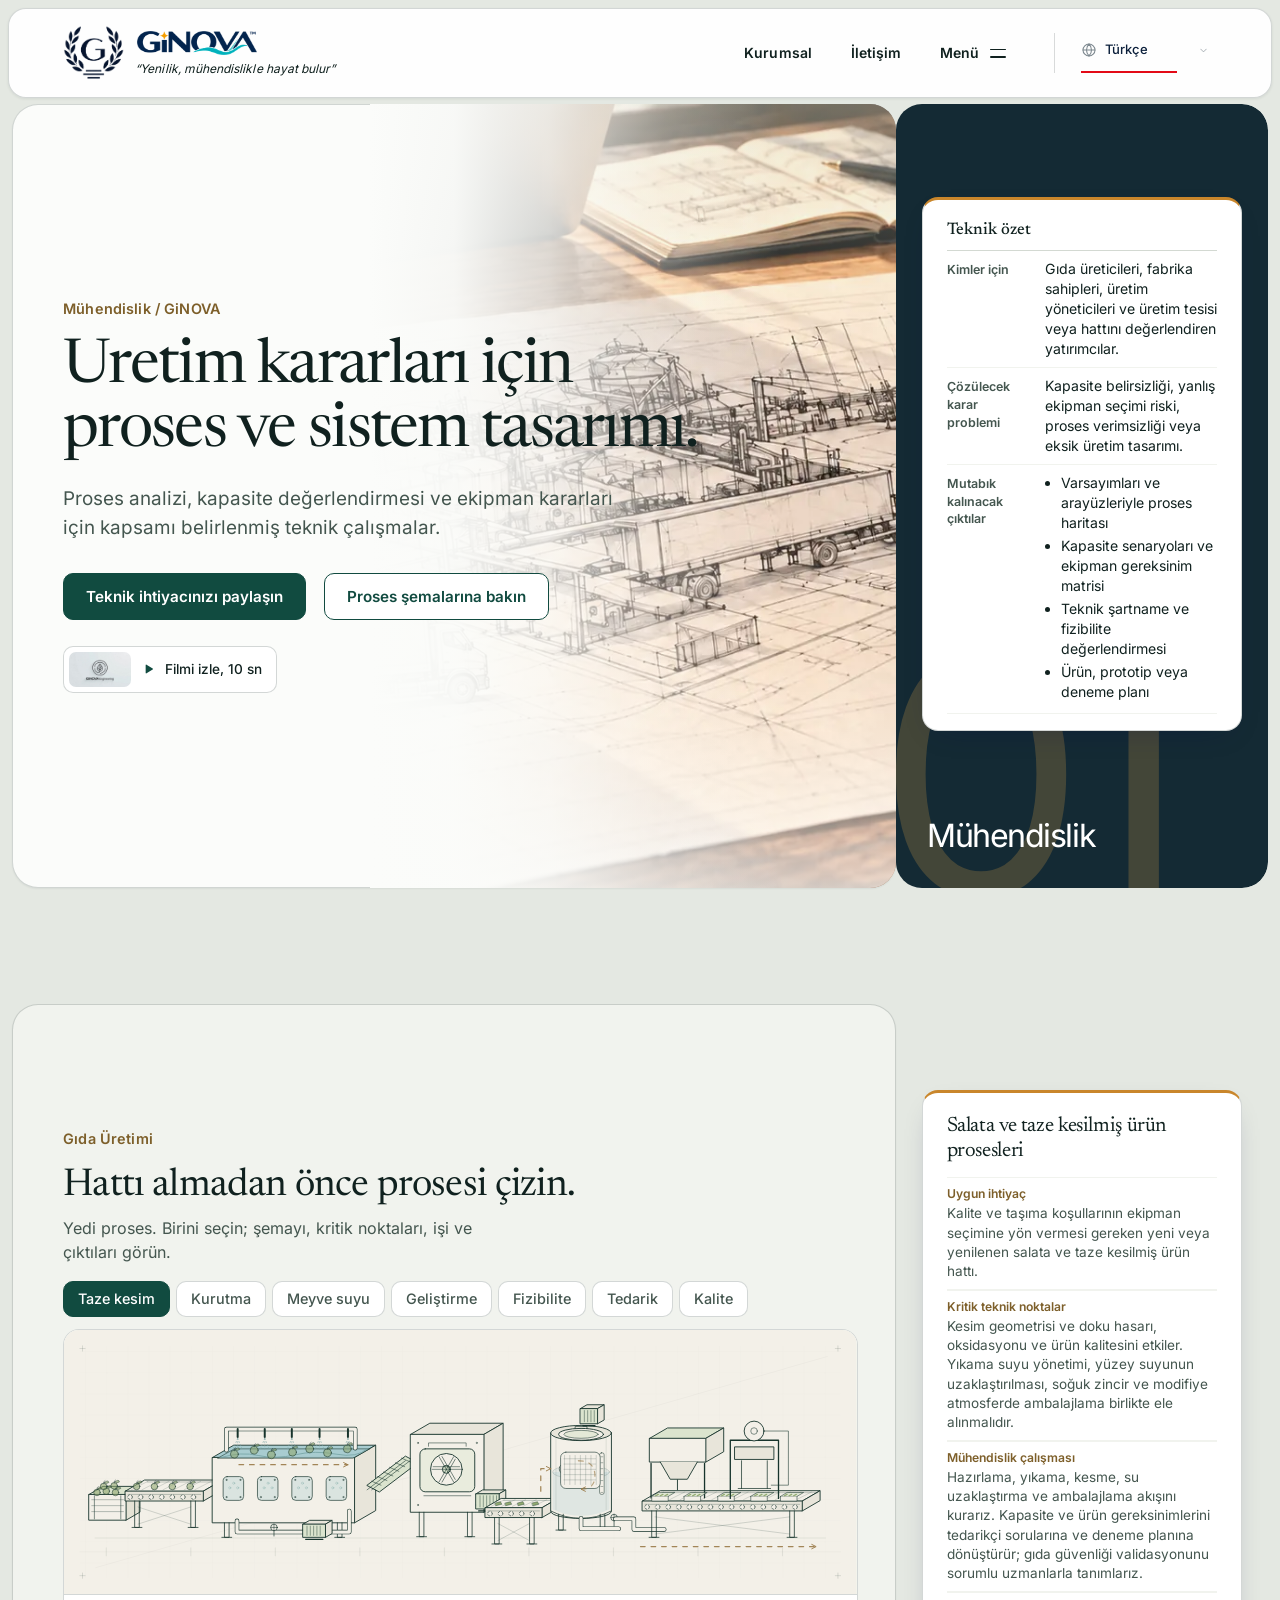
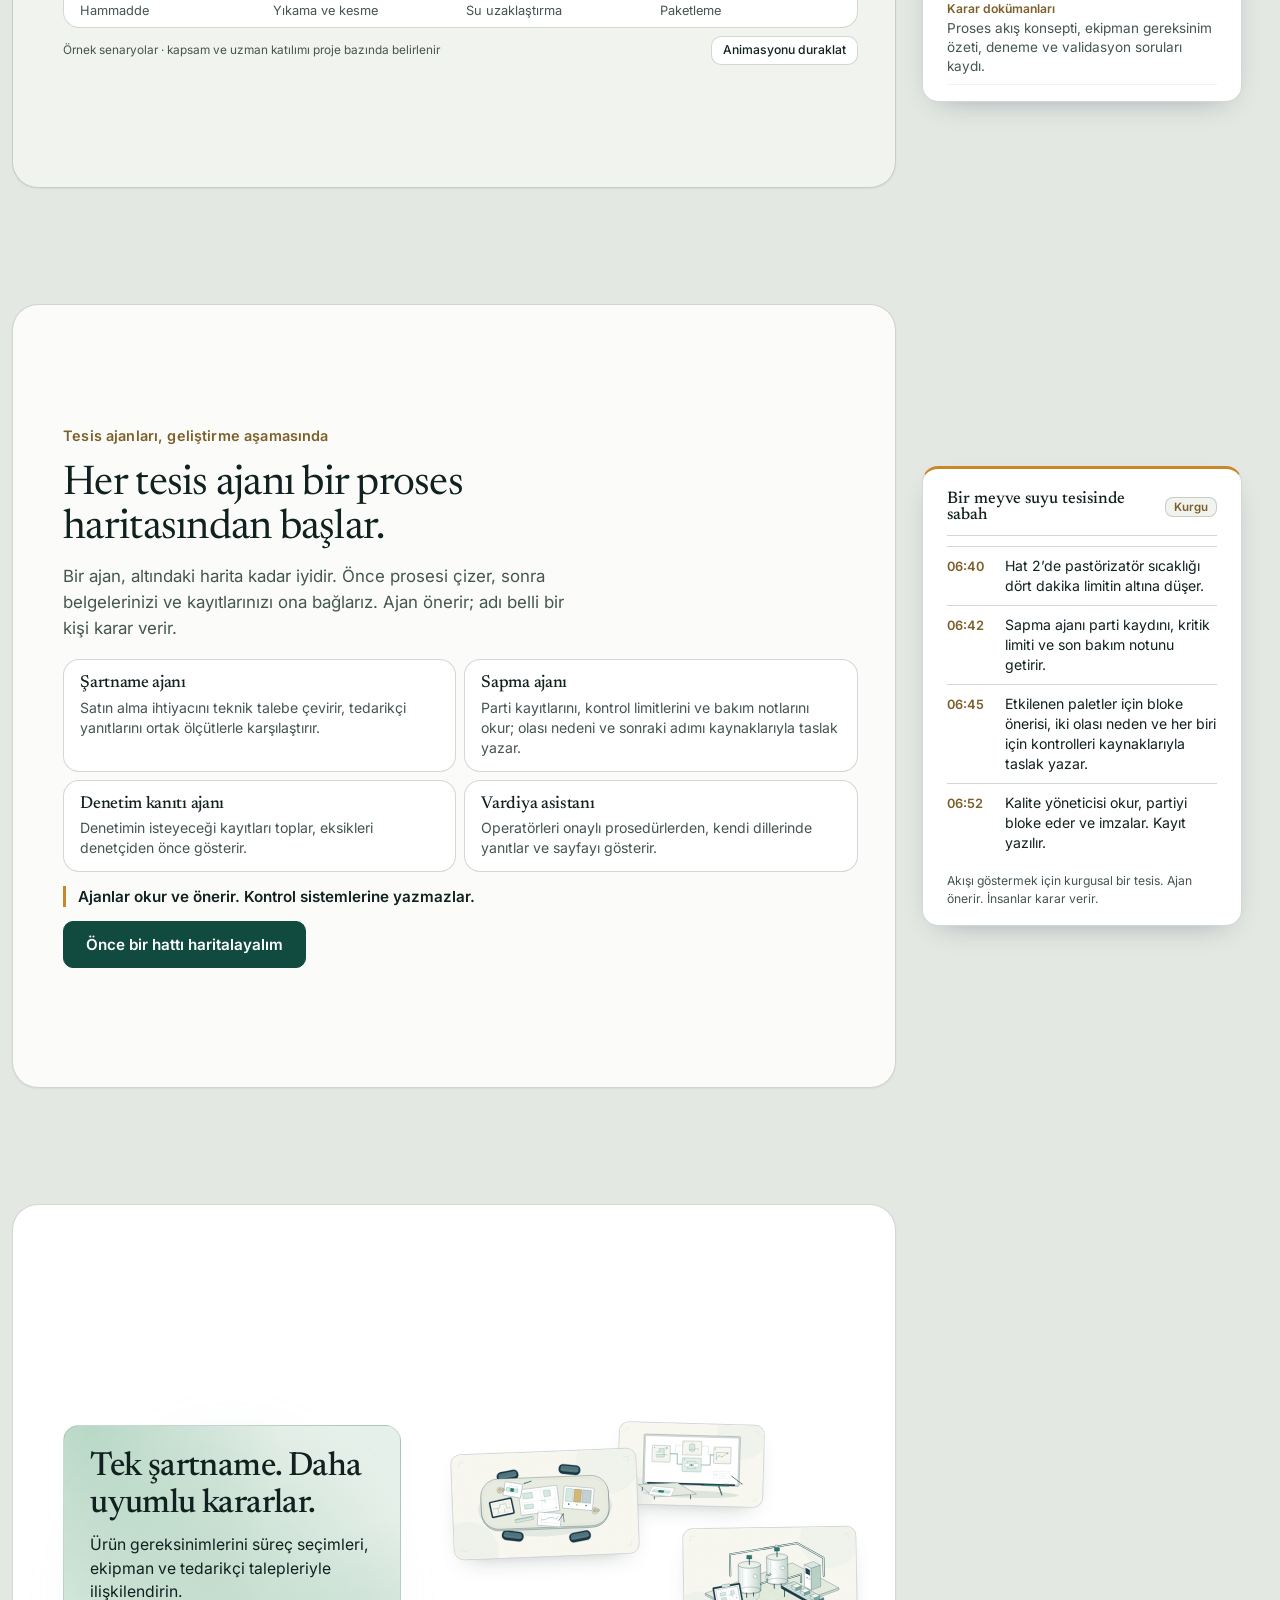
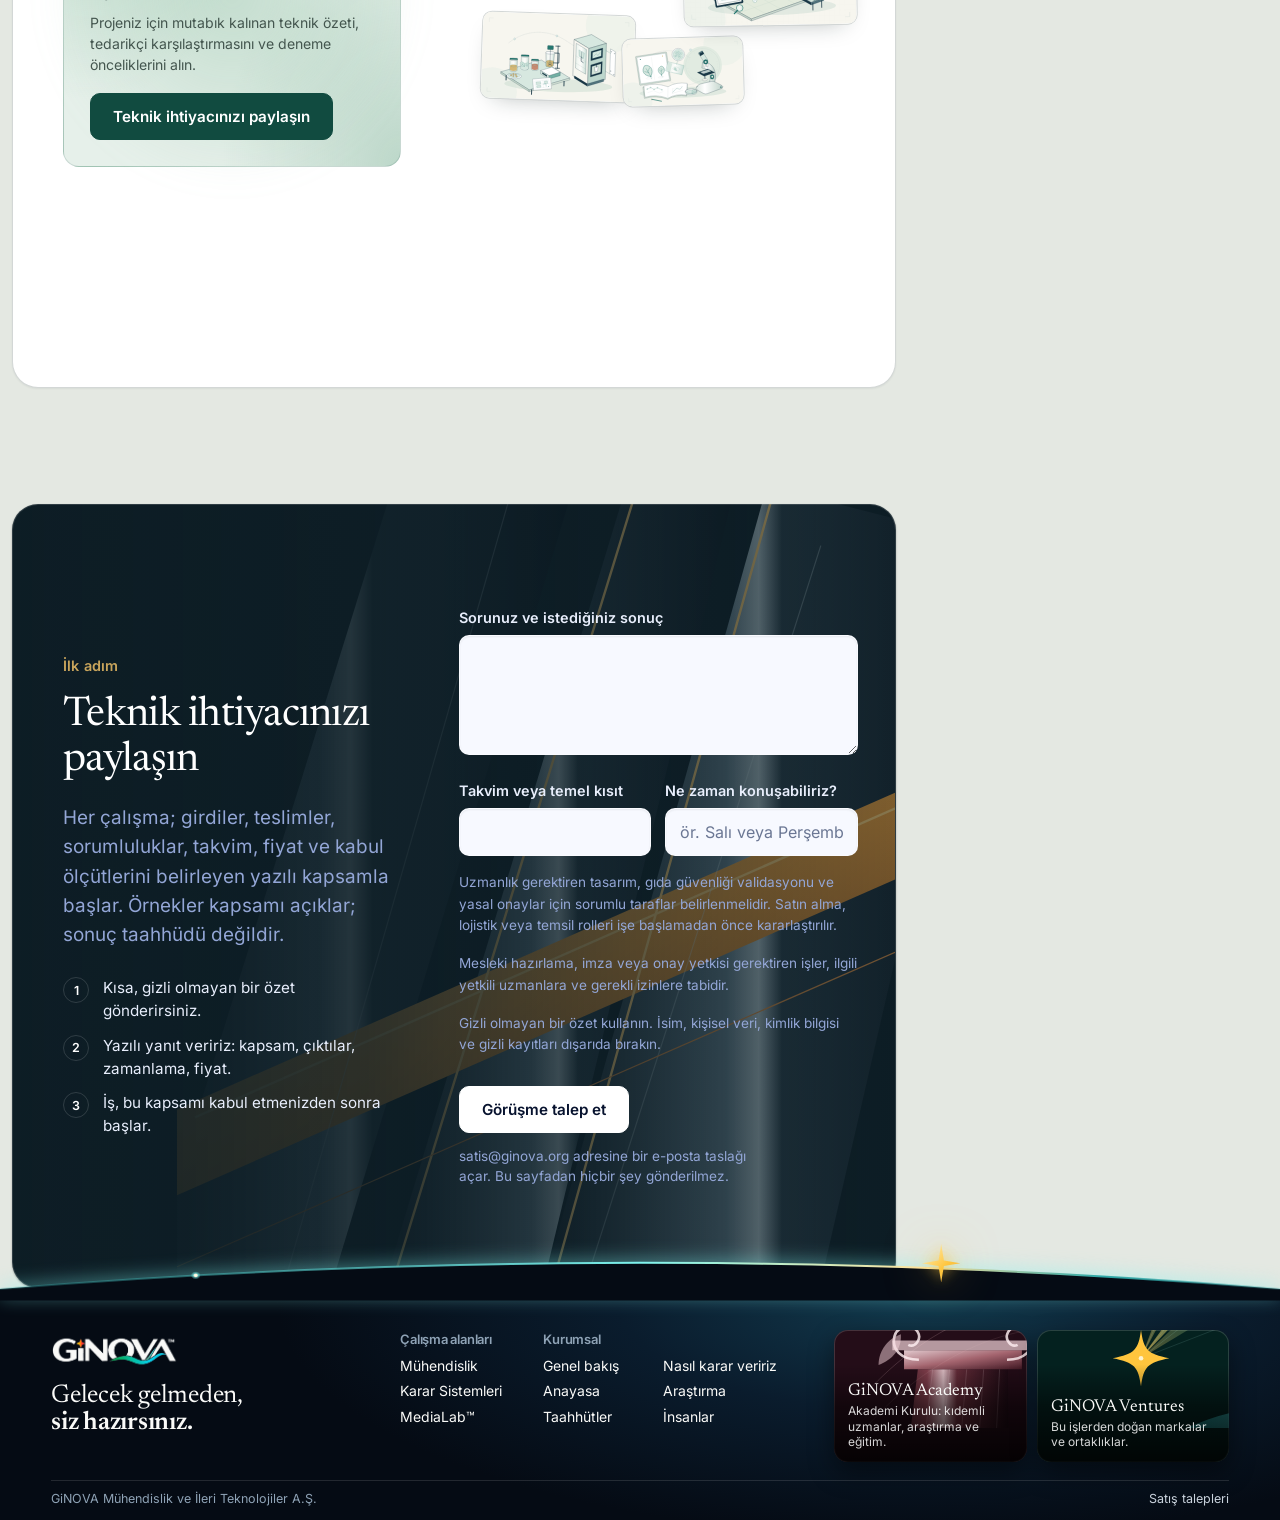
<file: tr/index.html>
<!doctype html>
<html lang="tr" dir="ltr" data-title-key="meta.title">
<head>
<meta charset="utf-8">
<meta name="viewport" content="width=device-width,initial-scale=1">
<title>GiNOVA Mühendislik | Üretim kararları için proses ve sistem tasarımı</title>
<script>/* Opening: decided before first paint so there is no flash. Not for reduced motion, a deep link or a scrolled page. */
(function(){try{var d=document.documentElement;if(!matchMedia('(prefers-reduced-motion: reduce)').matches&&!document.hidden&&(!location.hash||location.hash==='#intro')&&!(window.scrollY>20)&&!/[?&]still=1/.test(location.search))d.classList.add('intro-play')}catch(e){}})();</script>
<meta name="description" content="Proses analizi, kapasite değerlendirmesi ve ekipman kararları için kapsamı belirlenmiş teknik çalışmalar.">
<link rel="canonical" href="https://engineering.ginova.net/tr/">
<link rel="alternate" hreflang="en" href="https://engineering.ginova.net/">
<link rel="alternate" hreflang="it" href="https://engineering.ginova.net/it/">
<link rel="alternate" hreflang="de" href="https://engineering.ginova.net/de/">
<link rel="alternate" hreflang="es" href="https://engineering.ginova.net/es/">
<link rel="alternate" hreflang="tr" href="https://engineering.ginova.net/tr/">
<link rel="alternate" hreflang="az" href="https://engineering.ginova.net/az/">
<link rel="alternate" hreflang="ar" href="https://engineering.ginova.net/ar/">
<link rel="alternate" hreflang="zh-Hans" href="https://engineering.ginova.net/zh/">
<link rel="alternate" hreflang="x-default" href="https://engineering.ginova.net/">
<meta property="og:type" content="website">
<meta property="og:site_name" content="GiNOVA">
<meta property="og:locale" content="tr_TR">
<meta property="og:title" content="GiNOVA Mühendislik | Üretim kararları için proses ve sistem tasarımı">
<meta property="og:description" content="Proses analizi, kapasite değerlendirmesi ve ekipman kararları için kapsamı belirlenmiş teknik çalışmalar.">
<meta property="og:url" content="https://engineering.ginova.net/tr/">
<meta property="og:image" content="https://engineering.ginova.net/chrome/og.png">
<meta name="twitter:card" content="summary_large_image">
<script type="application/ld+json">{"@context": "https://schema.org", "@graph": [{"@type": "Organization", "@id": "https://ginova.org/#org", "name": "GiNOVA", "url": "https://ginova.org/", "logo": "https://engineering.ginova.net/chrome/crest.png", "email": "satis@ginova.org"}, {"@type": "WebSite", "@id": "https://engineering.ginova.net/#site", "url": "https://engineering.ginova.net/", "name": "GiNOVA Mühendislik", "inLanguage": ["en", "it", "de", "es", "tr", "az", "ar", "zh-Hans"], "publisher": {"@id": "https://ginova.org/#org"}}, {"@type": "WebPage", "url": "https://engineering.ginova.net/tr/", "name": "GiNOVA Mühendislik | Üretim kararları için proses ve sistem tasarımı", "description": "Proses analizi, kapasite değerlendirmesi ve ekipman kararları için kapsamı belirlenmiş teknik çalışmalar.", "inLanguage": "tr", "isPartOf": {"@id": "https://engineering.ginova.net/#site"}}, {"@type": "Service", "name": "GiNOVA Mühendislik", "description": "Proses analizi, kapasite değerlendirmesi ve ekipman kararları için kapsamı belirlenmiş teknik çalışmalar.", "url": "https://engineering.ginova.net/tr/", "provider": {"@id": "https://ginova.org/#org"}, "hasOfferCatalog": {"@type": "OfferCatalog", "name": "Gıda Üretimi", "itemListElement": [{"@type": "Offer", "itemOffered": {"@type": "Service", "name": "Tedarik ve tedarik akışı koordinasyonu", "description": "Birden fazla üretici veya işlem seçeneği bulunan uluslararası hammadde ya da ara ürün ihtiyacı."}}, {"@type": "Offer", "itemOffered": {"@type": "Service", "name": "Salata ve taze kesilmiş ürün prosesleri", "description": "Kalite ve taşıma koşullarının ekipman seçimine yön vermesi gereken yeni veya yenilenen salata ve taze kesilmiş ürün hattı."}}, {"@type": "Offer", "itemOffered": {"@type": "Service", "name": "Kurutma ve dehidrasyon", "description": "Ürüne özgü yöntem ve deneme planı gerektiren kurutma yatırımı veya ürün değişikliği."}}, {"@type": "Offer", "itemOffered": {"@type": "Service", "name": "Meyve suyu prosesleri", "description": "Verim, pulp, muhafaza ve dolum seçimlerinin uyumlaştırılması gereken meyve suyu hattı veya ürün özeti."}}, {"@type": "Offer", "itemOffered": {"@type": "Service", "name": "Ürün ve proses geliştirme", "description": "Fikir aşamasından yapılandırılmış denemelere geçen yeni formülasyon veya proses değişikliği."}}, {"@type": "Offer", "itemOffered": {"@type": "Service", "name": "Fizibilite ve proje uygulama desteği", "description": "Farklı tedarikçi kapsamları ve çözülmemiş saha arayüzleri içeren yatırım veya uygulama kararı."}}, {"@type": "Offer", "itemOffered": {"@type": "Service", "name": "Toplam Kalite Yönetimi", "description": "Kontrolleri birbirinden kopuk, kanıtları yetersiz veya kalite kayıpları tekrarlayan bir üretim sistemi."}}]}}]}</script>
<link rel="icon" type="image/svg+xml" href="../chrome/favicon.svg">
<link rel="stylesheet" href="../fonts/fonts.css">
<link rel="stylesheet" href="../chrome/chrome.css">
<link rel="stylesheet" href="../style.css">
<link rel="stylesheet" href="../site.css">
</head>
<body>
<a class="gn-skip" href="#main" data-c="skip">İçeriğe geç</a>
<header class="gn-header" id="gnHeader" style="--gn-accent:#142a34">
  <div class="gn-nav" id="gnNav">
    <a class="gn-brand" href="https://ginova.org/" data-route="https://ginova.org/" data-ca="home" aria-label="GiNOVA ana sayfa">
      <span class="gn-crest"><img src="../chrome/crest.png" width="62" height="56" alt=""><img class="lt" src="../chrome/crest-light.png" width="62" height="56" alt=""></span>
      <span class="gn-word"><span class="gn-wm"><img class="gn-wordmark" src="../chrome/primary.png" width="140" height="32" alt="GiNOVA"><img class="gn-wordmark lt" src="../chrome/primary-light.png" width="140" height="32" alt=""></span><span class="gn-motto" data-c="motto.engineering">“Yenilik, mühendislikle hayat bulur”</span></span>
    </a>
    <span class="gn-gap" aria-hidden="true"><span class="gn-sec"><i class="n"></i><i class="rule"></i><b class="t"></b></span></span>
    <div class="gn-links" id="gnLinks">
      <a class="gn-co" id="gnCompany" href="https://ginova.org/company/" data-route="https://ginova.org/company/" data-c="company">Kurumsal</a>
      <a class="gn-contact" id="gnContact" href="#start" data-ca="nav.contact" aria-label="İletişim"><span class="gn-contact-label" data-c="nav.contact">İletişim</span></a>
      <button class="gn-menu" id="gnMenuBtn" type="button" aria-expanded="false" aria-controls="gnOverlay"><span class="lbl" data-c="menu">Menü</span><span class="bars" aria-hidden="true"><i></i><i></i></span></button>
      <div class="language-switcher" data-language-theme="portal"><select id="language-select" class="language-native" aria-label="Language"><option data-group="1" value="en" lang="en" dir="ltr">English</option><option data-group="1" value="it" lang="it" dir="ltr">Italiano</option><option data-group="1" value="de" lang="de" dir="ltr">Deutsch</option><option data-group="1" value="es" lang="es" dir="ltr">Español</option><option data-group="2" value="tr" lang="tr" dir="ltr" selected>Türkçe</option><option data-group="2" value="az" lang="az" dir="ltr">Azerbaycani</option><option data-group="3" value="ar" lang="ar" dir="rtl">العربية</option><option data-group="3" value="zh" lang="zh-Hans" dir="ltr">简体中文</option></select></div>
    </div>
  </div>
  <span class="gn-prog" aria-hidden="true"><i></i></span>
</header>
<div class="gn-ov" id="gnOverlay" role="dialog" aria-modal="true" data-ca="menu" aria-label="Menü" data-site="engineering" data-cur="engineering">
  <div class="gn-ovbg" aria-hidden="true"><i class="l" data-s="engineering" style="background-color:#07131b;background-image:url(../chrome/pop-engineering.svg);background-position:center 64%"></i><i class="l" data-s="decision" style="background-color:#050934;background-image:url(../chrome/pop-decision.svg);background-position:center 34%"></i><i class="l" data-s="medialab" style="background-color:#1a0b2e;background-image:url(../chrome/pop-medialab.svg);background-position:center 42%"></i><i class="l" data-s="academy" style="background-color:#240d18;background-image:url(../chrome/pop-academy.svg);background-position:right 20%"></i><i class="l" data-s="ventures" style="background-color:#04211f;background-image:url(../chrome/pop-ventures.svg);background-position:right 14%"></i><i class="wash"></i></div>
  <div class="gn-ovin">
    <nav class="gn-ovsites" data-ca="sites" aria-label="GiNOVA.NET siteleri">
      <p class="gn-ph" data-c="sites.h">GiNOVA.NET</p>
      <ol>
        <li class="is-cur"><div class="gn-row" aria-current="page"><span class="ix">01</span><span class="nm" data-c="nav.engineering">Mühendislik</span><em class="here" data-c="here">Buradasınız</em><span class="d" data-c="d.engineering">Üretim sistemleri, fizibilite, gıda dahil ürün ve proses geliştirme.</span></div></li>
        <li><a class="gn-row" href="https://consultancy.ginova.net/" data-route="https://consultancy.ginova.net/" data-s="decision"><span class="ix">02</span><span class="nm" data-c="nav.decision">Karar Sistemleri</span><svg class="go" viewBox="0 0 24 24" width="22" height="22" fill="none" stroke="currentColor" stroke-width="1.6" stroke-linecap="round" stroke-linejoin="round" aria-hidden="true"><path d="M7 17 17 7M8 7h9v9"/></svg><span class="d" data-c="d.decision">Danışmanlık, veri ve yapay zekâ: tek karar sorusu, sabit ücret, tek Yatırım Karar Dosyası.</span></a></li>
        <li><a class="gn-row" href="https://medialab.ginova.net/" data-route="https://medialab.ginova.net/" data-s="medialab"><span class="ix">03</span><span class="nm" dir="ltr" data-c="nav.medialab">MediaLab™</span><svg class="go" viewBox="0 0 24 24" width="22" height="22" fill="none" stroke="currentColor" stroke-width="1.6" stroke-linecap="round" stroke-linejoin="round" aria-hidden="true"><path d="M7 17 17 7M8 7h9v9"/></svg><span class="d" data-c="d.medialab">Sipariş üzerine web, film, ses ve marka iletişimi.</span></a></li>
        <li><a class="gn-row" href="https://academy.ginova.net/" data-route="https://academy.ginova.net/" data-s="academy"><span class="ix">04</span><span class="nm" data-c="nav.academy">Akademi</span><svg class="go" viewBox="0 0 24 24" width="22" height="22" fill="none" stroke="currentColor" stroke-width="1.6" stroke-linecap="round" stroke-linejoin="round" aria-hidden="true"><path d="M7 17 17 7M8 7h9v9"/></svg><span class="d" data-c="d.academy">Akademi Kurulu: kıdemli uzmanlar, araştırma ve eğitim.</span></a></li>
        <li><a class="gn-row" href="https://ventures.ginova.net/" data-route="https://ventures.ginova.net/" data-s="ventures"><span class="ix">05</span><span class="nm" data-c="nav.ventures">Girişimler</span><svg class="go" viewBox="0 0 24 24" width="22" height="22" fill="none" stroke="currentColor" stroke-width="1.6" stroke-linecap="round" stroke-linejoin="round" aria-hidden="true"><path d="M7 17 17 7M8 7h9v9"/></svg><span class="d" data-c="d.ventures">Bu işlerden doğan markalar ve ortaklıklar.</span></a></li>
      </ol>
    </nav>
    <nav class="gn-ovpage" data-ca="pagenav" aria-label="pagenav">
      <p class="gn-ph" data-c="menu.page">Bu sayfada</p>
      <ol>
        <li><a class="gn-pl" href="#intro" data-c="rail.promise">Vaat</a></li>
        <li><a class="gn-pl" href="#processes" data-c="rail.processes">Süreçler</a></li>
        <li><a class="gn-pl" href="#plant-agents" data-c="rail.agents">Tesis ajanları</a></li>
        <li><a class="gn-pl" href="#limits" data-c="rail.spec">Şartname</a></li>
        <li><a class="gn-pl" href="#start" data-c="rail.start">Başlangıç</a></li>
      </ol>
      <a class="gn-all" href="https://ginova.org/#gn-company-overview" data-route="https://ginova.org/#gn-company-overview" data-c="nav.about">Hakkımızda</a>
    </nav>
    <div class="gn-ovfoot" id="gnOvFoot"></div>
  </div>
</div>


<div class="field" aria-hidden="true"><span>01</span><b data-c="nav.engineering">Mühendislik</b></div>

<main id="main">

<!-- 1. Promise: the headline, with the technical brief resting on the card -->
<section id="intro" class="screen s-intro" data-nav="rail.promise" aria-labelledby="h-intro">
  <div class="curtains" aria-hidden="true">
    <div class="cur p1 home"><span>01</span><b data-c="nav.engineering">Mühendislik</b></div>
    <div class="cur p2 c-dec"><span>02</span><b data-c="nav.decision">Karar Sistemleri</b></div>
    <div class="cur p3 c-med"><span>03</span><b data-c="nav.medialab" dir="ltr">MediaLab™</b></div>
  </div>
  <div class="hero-art" aria-hidden="true"><img src="../img/hero/blueprint.webp" alt="" width="1500" height="844" fetchpriority="high" decoding="async"></div>
  <div class="wrap intro-grid">
    <div class="intro-copy">
      <p class="kicker" data-t="intro.kicker">Mühendislik / GiNOVA</p>
      <h1 id="h-intro" data-t="intro.h1">Üretim kararları için proses ve sistem tasarımı.</h1>
      <p class="lede" data-t="intro.lede">Proses analizi, kapasite değerlendirmesi ve ekipman kararları için kapsamı belirlenmiş teknik çalışmalar.</p>
      <p class="actions">
        <a class="btn btn-solid" href="#start" data-t="intro.cta1">Teknik ihtiyacınızı paylaşın</a>
        <a class="btn btn-line" href="#processes" data-t="intro.cta2">Proses şemalarına bakın</a>
      </p>
      <button class="filmchip" id="filmOpen" type="button" aria-haspopup="dialog">
        <span class="thumb" aria-hidden="true"></span>
        <svg class="pl" viewBox="0 0 24 24" width="14" height="14" fill="currentColor" aria-hidden="true"><path d="M8 5.5v13a1 1 0 0 0 1.5.86l10.5-6.5a1 1 0 0 0 0-1.72L9.5 4.64A1 1 0 0 0 8 5.5Z"/></svg>
        <span class="ft" data-t="film.open">Filmi izle, 10 sn</span>
      </button>
    </div>
    <figure class="sheet" data-taria="sheet.label" aria-label="Teknik özet">
      <div class="sheet-head"><span data-t="sheet.head">Teknik özet</span></div>
      <dl>
        <div><dt data-t="sheet.who">Kimler için</dt><dd data-t="sheet.who.v">Gıda üreticileri, fabrika sahipleri, üretim yöneticileri ve üretim tesisi veya hattını değerlendiren yatırımcılar.</dd></div>
        <div><dt data-t="sheet.dec">Çözülecek karar problemi</dt><dd data-t="sheet.dec.v">Kapasite belirsizliği, yanlış ekipman seçimi riski, proses verimsizliği veya eksik üretim tasarımı.</dd></div>
        <div><dt data-t="sheet.out">Mutabık kalınacak çıktılar</dt><dd><ul><li><span data-t="sheet.out.0">Varsayımları ve arayüzleriyle proses haritası</span></li><li><span data-t="sheet.out.1">Kapasite senaryoları ve ekipman gereksinim matrisi</span></li><li><span data-t="sheet.out.2">Teknik şartname ve fizibilite değerlendirmesi</span></li><li><span data-t="sheet.out.3">Ürün, prototip veya deneme planı</span></li></ul></dd></div>
      </dl>
    </figure>
  </div>
</section>

<!-- 2. Processes: seven charts; the detail rests on the card -->
<section id="processes" class="screen s-tabs s-proc s-alt" data-nav="rail.processes" aria-labelledby="h-proc">
  <div class="tabgrid" data-tabset>
    <div class="tabcol">
      <p class="kicker" data-t="proc.kicker">Gıda Üretimi</p>
      <h2 id="h-proc" data-t="proc.h2">Hattı almadan önce prosesi çizin.</h2>
      <p class="lede" data-t="proc.lede">Yedi proses. Birini seçin; şemayı, kritik noktaları, işi ve çıktıları görün.</p>
      <div class="tablist proc-tabs" role="tablist" data-taria="proc.kicker" aria-label="Gıda Üretimi">
        <button role="tab" type="button" id="tp1" aria-controls="pc1 pp1" aria-selected="true"><span data-t="proc.1.s">Taze kesim</span></button>
        <button role="tab" type="button" id="tp2" aria-controls="pc2 pp2" aria-selected="false"><span data-t="proc.2.s">Kurutma</span></button>
        <button role="tab" type="button" id="tp3" aria-controls="pc3 pp3" aria-selected="false"><span data-t="proc.3.s">Meyve suyu</span></button>
        <button role="tab" type="button" id="tp4" aria-controls="pc4 pp4" aria-selected="false"><span data-t="proc.4.s">Geliştirme</span></button>
        <button role="tab" type="button" id="tp5" aria-controls="pc5 pp5" aria-selected="false"><span data-t="proc.5.s">Fizibilite</span></button>
        <button role="tab" type="button" id="tp0" aria-controls="pc0 pp0" aria-selected="false"><span data-t="proc.0.s">Tedarik</span></button>
        <button role="tab" type="button" id="tp6" aria-controls="pc6 pp6" aria-selected="false"><span data-t="proc.6.s">Kalite</span></button>
      </div>
        <div class="chart" id="pc1" role="tabpanel" aria-labelledby="tp1">
          <figure><div class="chart-scroll" tabindex="0" data-taria="alt.1" aria-label="Taze ürünlerin yıkama, kesme, su uzaklaştırma ve paketleme ekipmanları boyunca ilerlemesi."><svg role="img" focusable="false" data-taria="alt.1" aria-label="Taze ürünlerin yıkama, kesme, su uzaklaştırma ve paketleme ekipmanları boyunca ilerlemesi." viewBox="0 0 1200 400" fill="none" class="process-wireframe"><defs><pattern id="w1-fresh-cut-grid" width="32" height="32" patternunits="userSpaceOnUse"><path d="M32 0H0V32" fill="none" stroke="#17342c" stroke-opacity=".055" stroke-width=".7"></path></pattern><marker id="w1-fresh-cut-arrow" viewBox="0 0 8 8" refx="7" refy="4" markerwidth="5" markerheight="5" orient="auto-start-reverse"><path d="M1 1L7 4L1 7" fill="none" stroke="#9a7a47" stroke-width="1.15" stroke-linejoin="round"></path></marker></defs><g id="wire-scene-1"><rect width="1200" height="400" fill="#f3f0e8"></rect><rect x="24" y="24" width="1152" height="352" fill="url(#w1-fresh-cut-grid)"></rect><g stroke="#17342c" stroke-width="1.35" stroke-linecap="round" stroke-linejoin="round"><path d="M24 336H1176 M48 360L1156 40" stroke-opacity=".055" stroke-width=".8"></path><path d="M64 330v12" stroke-opacity=".18" stroke-width=".75"></path><path d="M192 330v12" stroke-opacity=".18" stroke-width=".75"></path><path d="M320 330v12" stroke-opacity=".18" stroke-width=".75"></path><path d="M448 330v12" stroke-opacity=".18" stroke-width=".75"></path><path d="M576 330v12" stroke-opacity=".18" stroke-width=".75"></path><path d="M704 330v12" stroke-opacity=".18" stroke-width=".75"></path><path d="M832 330v12" stroke-opacity=".18" stroke-width=".75"></path><path d="M960 330v12" stroke-opacity=".18" stroke-width=".75"></path><path d="M1088 330v12" stroke-opacity=".18" stroke-width=".75"></path><path d="M24 28h8M28 24v8" stroke-opacity=".25" stroke-width=".8"></path><path d="M1168 28h8M1172 24v8" stroke-opacity=".25" stroke-width=".8"></path><path d="M24 372h8M28 368v8" stroke-opacity=".25" stroke-width=".8"></path><path d="M1168 372h8M1172 368v8" stroke-opacity=".25" stroke-width=".8"></path><path d="M47 315H1153" stroke-opacity=".16" stroke-width=".8"></path><polygon points="38,249 59,236.82 115,236.82 94,249" fill="#dbe4ce"></polygon><polygon points="94,249 115,236.82 115,275.82 94,288" fill="#e4e2d5"></polygon><rect x="38" y="249" width="56" height="39" fill="#f3f0e8"></rect><path d="M42 257h48" stroke-width=".7" stroke-opacity=".65"></path><path d="M42 266h48" stroke-width=".7" stroke-opacity=".65"></path><path d="M42 275h48" stroke-width=".7" stroke-opacity=".65"></path><line x1="46" y1="251" x2="46" y2="286" stroke-width=".8"></line><line x1="86" y1="251" x2="86" y2="286" stroke-width=".8"></line><circle cx="50" cy="246" r="5" fill="#91aa70" fill-opacity=".58" stroke-width=".8"></circle><path d="M50 242q-1 -4 2 -5" stroke-width=".65"></path><path d="M51 240q6 -5 7 0q-4 3 -7 0" fill="#91aa70" fill-opacity=".65" stroke-width=".6"></path><circle cx="64" cy="244" r="5" fill="#91aa70" fill-opacity=".58" stroke-width=".8"></circle><path d="M64 240q-1 -4 2 -5" stroke-width=".65"></path><path d="M65 238q6 -5 7 0q-4 3 -7 0" fill="#91aa70" fill-opacity=".65" stroke-width=".6"></path><circle cx="78" cy="246" r="5" fill="#91aa70" fill-opacity=".58" stroke-width=".8"></circle><path d="M78 242q-1 -4 2 -5" stroke-width=".65"></path><path d="M79 240q6 -5 7 0q-4 3 -7 0" fill="#91aa70" fill-opacity=".65" stroke-width=".6"></path><circle cx="60" cy="237" r="5" fill="#91aa70" fill-opacity=".58" stroke-width=".8"></circle><path d="M60 233q-1 -4 2 -5" stroke-width=".65"></path><path d="M61 231q6 -5 7 0q-4 3 -7 0" fill="#91aa70" fill-opacity=".65" stroke-width=".6"></path><circle cx="76" cy="236" r="5" fill="#91aa70" fill-opacity=".58" stroke-width=".8"></circle><path d="M76 232q-1 -4 2 -5" stroke-width=".65"></path><path d="M77 230q6 -5 7 0q-4 3 -7 0" fill="#91aa70" fill-opacity=".65" stroke-width=".6"></path><polygon points="93,244 122,227.18 240,227.18 211,244" fill="#f3f0e8"></polygon><polygon points="211,244 240,227.18 240,242.18 211,259" fill="#e8e5da"></polygon><rect x="93" y="244" width="118" height="15" fill="#e8e5da"></rect><path d="M97 249h110M126 230.18h110" stroke-width=".7" stroke-opacity=".55"></path><g class="conveyor-rollers"><circle cx="100" cy="253" r="3.6" fill="#f3f0e8" stroke-width=".9"></circle><line x1="102" y1="242" x2="127" y2="229.18" stroke-width=".6" stroke-opacity=".4"></line><circle cx="116" cy="253" r="3.6" fill="#f3f0e8" stroke-width=".9"></circle><line x1="118" y1="242" x2="143" y2="229.18" stroke-width=".6" stroke-opacity=".4"></line><circle cx="132" cy="253" r="3.6" fill="#f3f0e8" stroke-width=".9"></circle><line x1="134" y1="242" x2="159" y2="229.18" stroke-width=".6" stroke-opacity=".4"></line><circle cx="148" cy="253" r="3.6" fill="#f3f0e8" stroke-width=".9"></circle><line x1="150" y1="242" x2="175" y2="229.18" stroke-width=".6" stroke-opacity=".4"></line><circle cx="164" cy="253" r="3.6" fill="#f3f0e8" stroke-width=".9"></circle><line x1="166" y1="242" x2="191" y2="229.18" stroke-width=".6" stroke-opacity=".4"></line><circle cx="180" cy="253" r="3.6" fill="#f3f0e8" stroke-width=".9"></circle><line x1="182" y1="242" x2="207" y2="229.18" stroke-width=".6" stroke-opacity=".4"></line><circle cx="196" cy="253" r="3.6" fill="#f3f0e8" stroke-width=".9"></circle><line x1="198" y1="242" x2="223" y2="229.18" stroke-width=".6" stroke-opacity=".4"></line></g><path d="M107 259v40h7v-40M103 299h15" stroke-width="1.15"></path><path d="M192 259v40h7v-40M188 299h15" stroke-width="1.15"></path><path d="M112 294L192 268M112 268L192 294" stroke-width=".65" stroke-opacity=".4"></path><circle cx="110" cy="237" r="5" fill="#91aa70" fill-opacity=".58" stroke-width=".8"></circle><path d="M110 233q-1 -4 2 -5" stroke-width=".65"></path><path d="M111 231q6 -5 7 0q-4 3 -7 0" fill="#91aa70" fill-opacity=".65" stroke-width=".6"></path><circle cx="137" cy="237" r="5" fill="#91aa70" fill-opacity=".58" stroke-width=".8"></circle><path d="M137 233q-1 -4 2 -5" stroke-width=".65"></path><path d="M138 231q6 -5 7 0q-4 3 -7 0" fill="#91aa70" fill-opacity=".65" stroke-width=".6"></path><circle cx="164" cy="237" r="5" fill="#91aa70" fill-opacity=".58" stroke-width=".8"></circle><path d="M164 233q-1 -4 2 -5" stroke-width=".65"></path><path d="M165 231q6 -5 7 0q-4 3 -7 0" fill="#91aa70" fill-opacity=".65" stroke-width=".6"></path><circle cx="191" cy="237" r="5" fill="#91aa70" fill-opacity=".58" stroke-width=".8"></circle><path d="M191 233q-1 -4 2 -5" stroke-width=".65"></path><path d="M192 231q6 -5 7 0q-4 3 -7 0" fill="#91aa70" fill-opacity=".65" stroke-width=".6"></path><polygon points="225,193 257,174.44 472,174.44 440,193" fill="#a8ccd0"></polygon><polygon points="440,193 472,174.44 472,273.44 440,292" fill="#e8e5da"></polygon><rect x="225" y="193" width="215" height="99" fill="#f3f0e8"></rect><polygon points="233,194 258,180 463,180 438,194" fill="#a8ccd0" fill-opacity=".7" stroke-width=".85"></polygon><path d="M238 193Q268 184 294 190T350 189T412 188T459 180" stroke="#6e9f9e" stroke-width="1.1"></path><circle cx="258" cy="188" r="6" fill="#91aa70" fill-opacity=".58" stroke-width=".8"></circle><path d="M258 183q-1 -4 2 -5" stroke-width=".65"></path><path d="M259 181q6 -5 7 0q-4 3 -7 0" fill="#91aa70" fill-opacity=".65" stroke-width=".6"></path><circle cx="288" cy="182" r="6" fill="#91aa70" fill-opacity=".58" stroke-width=".8"></circle><path d="M288 177q-1 -4 2 -5" stroke-width=".65"></path><path d="M289 175q6 -5 7 0q-4 3 -7 0" fill="#91aa70" fill-opacity=".65" stroke-width=".6"></path><circle cx="314" cy="189" r="6" fill="#91aa70" fill-opacity=".58" stroke-width=".8"></circle><path d="M314 184q-1 -4 2 -5" stroke-width=".65"></path><path d="M315 182q6 -5 7 0q-4 3 -7 0" fill="#91aa70" fill-opacity=".65" stroke-width=".6"></path><circle cx="346" cy="185" r="6" fill="#91aa70" fill-opacity=".58" stroke-width=".8"></circle><path d="M346 180q-1 -4 2 -5" stroke-width=".65"></path><path d="M347 178q6 -5 7 0q-4 3 -7 0" fill="#91aa70" fill-opacity=".65" stroke-width=".6"></path><circle cx="372" cy="180" r="6" fill="#91aa70" fill-opacity=".58" stroke-width=".8"></circle><path d="M372 175q-1 -4 2 -5" stroke-width=".65"></path><path d="M373 173q6 -5 7 0q-4 3 -7 0" fill="#91aa70" fill-opacity=".65" stroke-width=".6"></path><circle cx="399" cy="186" r="6" fill="#91aa70" fill-opacity=".58" stroke-width=".8"></circle><path d="M399 181q-1 -4 2 -5" stroke-width=".65"></path><path d="M400 179q6 -5 7 0q-4 3 -7 0" fill="#91aa70" fill-opacity=".65" stroke-width=".6"></path><circle cx="429" cy="180" r="6" fill="#91aa70" fill-opacity=".58" stroke-width=".8"></circle><path d="M429 175q-1 -4 2 -5" stroke-width=".65"></path><path d="M430 173q6 -5 7 0q-4 3 -7 0" fill="#91aa70" fill-opacity=".65" stroke-width=".6"></path><rect x="241" y="222" width="31" height="36" rx="6" fill="#a8ccd0" fill-opacity=".35" stroke-width="1"></rect><circle cx="246" cy="227" r="0.9" stroke-width=".75"></circle><circle cx="267" cy="227" r="0.9" stroke-width=".75"></circle><circle cx="246" cy="253" r="0.9" stroke-width=".75"></circle><circle cx="267" cy="253" r="0.9" stroke-width=".75"></circle><circle cx="251" cy="239" r="1.6" stroke="#6e9f9e" stroke-opacity=".7" stroke-width=".6"></circle><circle cx="257" cy="232" r="1.6" stroke="#6e9f9e" stroke-opacity=".7" stroke-width=".6"></circle><circle cx="263" cy="239" r="1.6" stroke="#6e9f9e" stroke-opacity=".7" stroke-width=".6"></circle><rect x="293" y="222" width="31" height="36" rx="6" fill="#a8ccd0" fill-opacity=".35" stroke-width="1"></rect><circle cx="298" cy="227" r="0.9" stroke-width=".75"></circle><circle cx="319" cy="227" r="0.9" stroke-width=".75"></circle><circle cx="298" cy="253" r="0.9" stroke-width=".75"></circle><circle cx="319" cy="253" r="0.9" stroke-width=".75"></circle><circle cx="303" cy="239" r="1.6" stroke="#6e9f9e" stroke-opacity=".7" stroke-width=".6"></circle><circle cx="309" cy="232" r="1.6" stroke="#6e9f9e" stroke-opacity=".7" stroke-width=".6"></circle><circle cx="315" cy="239" r="1.6" stroke="#6e9f9e" stroke-opacity=".7" stroke-width=".6"></circle><rect x="345" y="222" width="31" height="36" rx="6" fill="#a8ccd0" fill-opacity=".35" stroke-width="1"></rect><circle cx="350" cy="227" r="0.9" stroke-width=".75"></circle><circle cx="371" cy="227" r="0.9" stroke-width=".75"></circle><circle cx="350" cy="253" r="0.9" stroke-width=".75"></circle><circle cx="371" cy="253" r="0.9" stroke-width=".75"></circle><circle cx="355" cy="239" r="1.6" stroke="#6e9f9e" stroke-opacity=".7" stroke-width=".6"></circle><circle cx="361" cy="232" r="1.6" stroke="#6e9f9e" stroke-opacity=".7" stroke-width=".6"></circle><circle cx="367" cy="239" r="1.6" stroke="#6e9f9e" stroke-opacity=".7" stroke-width=".6"></circle><rect x="397" y="222" width="31" height="36" rx="6" fill="#a8ccd0" fill-opacity=".35" stroke-width="1"></rect><circle cx="402" cy="227" r="0.9" stroke-width=".75"></circle><circle cx="423" cy="227" r="0.9" stroke-width=".75"></circle><circle cx="402" cy="253" r="0.9" stroke-width=".75"></circle><circle cx="423" cy="253" r="0.9" stroke-width=".75"></circle><circle cx="407" cy="239" r="1.6" stroke="#6e9f9e" stroke-opacity=".7" stroke-width=".6"></circle><circle cx="413" cy="232" r="1.6" stroke="#6e9f9e" stroke-opacity=".7" stroke-width=".6"></circle><circle cx="419" cy="239" r="1.6" stroke="#6e9f9e" stroke-opacity=".7" stroke-width=".6"></circle><path d="M243 292v22h7v-22M239 314h15" stroke-width="1.15"></path><path d="M414 292v22h7v-22M410 314h15" stroke-width="1.15"></path><path d="M246 182V150H441V179" stroke="#17342c" stroke-width="6.8"></path><path d="M246 182V150H441V179" stroke="#f3f0e8" stroke-width="5"></path><path d="M263 150v12" stroke-width="3"></path><path d="M263 164l-7 17M263 164v18M263 164l7 17" stroke="#7fa5a5" stroke-dasharray="2 3" stroke-width=".8"></path><path d="M304 150v12" stroke-width="3"></path><path d="M304 164l-7 17M304 164v18M304 164l7 17" stroke="#7fa5a5" stroke-dasharray="2 3" stroke-width=".8"></path><path d="M345 150v12" stroke-width="3"></path><path d="M345 164l-7 17M345 164v18M345 164l7 17" stroke="#7fa5a5" stroke-dasharray="2 3" stroke-width=".8"></path><path d="M387 150v12" stroke-width="3"></path><path d="M387 164l-7 17M387 164v18M387 164l7 17" stroke="#7fa5a5" stroke-dasharray="2 3" stroke-width=".8"></path><path d="M430 150v12" stroke-width="3"></path><path d="M430 164l-7 17M430 164v18M430 164l7 17" stroke="#7fa5a5" stroke-dasharray="2 3" stroke-width=".8"></path><path d="M262 289V306H432V274" stroke="#17342c" stroke-width="6.8"></path><path d="M262 289V306H432V274" stroke="#f3f0e8" stroke-width="5"></path><polygon points="362,294 372,288.2 406,288.2 396,294" fill="#e8e5da"></polygon><polygon points="396,294 406,288.2 406,308.2 396,314" fill="#e8e5da"></polygon><rect x="362" y="294" width="34" height="20" fill="#dbe4ce"></rect><line x1="368" y1="297" x2="368" y2="311" stroke-width=".65"></line><line x1="373" y1="297" x2="373" y2="311" stroke-width=".65"></line><line x1="378" y1="297" x2="378" y2="311" stroke-width=".65"></line><line x1="383" y1="297" x2="383" y2="311" stroke-width=".65"></line><line x1="388" y1="297" x2="388" y2="311" stroke-width=".65"></line><path d="M366 317h26" stroke-width="2"></path><circle cx="318" cy="299" r="5" fill="#f3f0e8" stroke-width="1"></circle><path d="M313 299h10M318 294v10" stroke-width=".8"></path><line x1="318" y1="304" x2="318" y2="312" stroke-width="1"></line><path d="M265 204H430" class="flow-path" stroke="#9a7a47" stroke-width="1.9" stroke-dasharray="7 9" marker-end="url(#w1-fresh-cut-arrow)" stroke-opacity=".9"></path><path d="M459 235L517 191L536 201L478 245Z" fill="#dbe4ce"></path><path d="M459 242L517 198M466 242L524 198" stroke-width=".85"></path><path d="M466 229l14 6" stroke-width=".8"></path><path d="M475 222l14 6" stroke-width=".8"></path><path d="M484 215l14 6" stroke-width=".8"></path><path d="M493 208l14 6" stroke-width=".8"></path><path d="M502 201l14 6" stroke-width=".8"></path><path d="M511 194l14 6" stroke-width=".8"></path><polygon points="525,158 554,141.18 665,141.18 636,158" fill="#e8e5da"></polygon><polygon points="636,158 665,141.18 665,259.18 636,276" fill="#e8e5da"></polygon><rect x="525" y="158" width="111" height="118" fill="#f3f0e8"></rect><rect x="539" y="180" width="83" height="65" rx="8" fill="#dbe4ce" fill-opacity=".42"></rect><circle cx="579" cy="211" r="24" fill="#f3f0e8"></circle><circle cx="579" cy="211" r="6" fill="#dbe4ce"></circle><path d="M557 211H601M559 207H599" stroke-width=".8" transform="rotate(0 579 211)"></path><path d="M557 211H601M559 207H599" stroke-width=".8" transform="rotate(60 579 211)"></path><path d="M557 211H601M559 207H599" stroke-width=".8" transform="rotate(120 579 211)"></path><path d="M552 176V171H609V176M545 251H616" stroke-width=".8"></path><circle cx="536" cy="171" r="0.9" stroke-width=".75"></circle><circle cx="625" cy="171" r="0.9" stroke-width=".75"></circle><circle cx="536" cy="265" r="0.9" stroke-width=".75"></circle><circle cx="625" cy="265" r="0.9" stroke-width=".75"></circle><path d="M538 276v37h7v-37M534 313h15" stroke-width="1.15"></path><path d="M611 276v37h7v-37M607 313h15" stroke-width="1.15"></path><polygon points="624,248 634,242.2 669,242.2 659,248" fill="#e8e5da"></polygon><polygon points="659,248 669,242.2 669,265.2 659,271" fill="#e8e5da"></polygon><rect x="624" y="248" width="35" height="23" fill="#dbe4ce"></rect><line x1="630" y1="251" x2="630" y2="268" stroke-width=".65"></line><line x1="635" y1="251" x2="635" y2="268" stroke-width=".65"></line><line x1="640" y1="251" x2="640" y2="268" stroke-width=".65"></line><line x1="645" y1="251" x2="645" y2="268" stroke-width=".65"></line><line x1="650" y1="251" x2="650" y2="268" stroke-width=".65"></line><line x1="655" y1="251" x2="655" y2="268" stroke-width=".65"></line><path d="M628 274h27" stroke-width="2"></path><polygon points="638,269 662,255.08 748,255.08 724,269" fill="#f3f0e8"></polygon><polygon points="724,269 748,255.08 748,270.08 724,284" fill="#e8e5da"></polygon><rect x="638" y="269" width="86" height="15" fill="#e8e5da"></rect><path d="M642 274h78M666 258.08000000000004h78" stroke-width=".7" stroke-opacity=".55"></path><g class="conveyor-rollers"><circle cx="645" cy="278" r="3.6" fill="#f3f0e8" stroke-width=".9"></circle><line x1="647" y1="267" x2="667" y2="257.08000000000004" stroke-width=".6" stroke-opacity=".4"></line><circle cx="661" cy="278" r="3.6" fill="#f3f0e8" stroke-width=".9"></circle><line x1="663" y1="267" x2="683" y2="257.08000000000004" stroke-width=".6" stroke-opacity=".4"></line><circle cx="677" cy="278" r="3.6" fill="#f3f0e8" stroke-width=".9"></circle><line x1="679" y1="267" x2="699" y2="257.08000000000004" stroke-width=".6" stroke-opacity=".4"></line><circle cx="693" cy="278" r="3.6" fill="#f3f0e8" stroke-width=".9"></circle><line x1="695" y1="267" x2="715" y2="257.08000000000004" stroke-width=".6" stroke-opacity=".4"></line><circle cx="709" cy="278" r="3.6" fill="#f3f0e8" stroke-width=".9"></circle><line x1="711" y1="267" x2="731" y2="257.08000000000004" stroke-width=".6" stroke-opacity=".4"></line></g><path d="M652 284v40h7v-40M648 324h15" stroke-width="1.15"></path><path d="M705 284v40h7v-40M701 324h15" stroke-width="1.15"></path><path d="M657 319L705 293M657 293L705 319" stroke-width=".65" stroke-opacity=".4"></path><polygon points="654,266 663,264 661,260 653,262" fill="#91aa70" stroke-width=".6"></polygon><polygon points="669,266 678,264 676,260 668,262" fill="#91aa70" stroke-width=".6"></polygon><polygon points="688,266 697,264 695,260 687,262" fill="#91aa70" stroke-width=".6"></polygon><polygon points="710,266 719,264 717,260 709,262" fill="#91aa70" stroke-width=".6"></polygon><path d="M737 156v118C737 288.95 829 288.95 829 274V156" fill="#f3f0e8"></path><path d="M740 215.0v56.64Q783.0 291.25 826 271.64V215.0Z" fill="#a8ccd0" fill-opacity=".28" stroke="none"></path><ellipse cx="783.0" cy="215.0" rx="43.0" ry="10.5" fill="#a8ccd0" fill-opacity=".2" stroke-opacity=".25" stroke-width=".8"></ellipse><ellipse cx="783.0" cy="156" rx="46.0" ry="11.5" fill="#e8e5da"></ellipse><path d="M737 274Q783.0 297.0 829 274" stroke-width="1.1"></path><path d="M745 162v110M821 162v110" stroke-width=".6" stroke-opacity=".25"></path><ellipse cx="783.0" cy="154" rx="14" ry="4" fill="#f3f0e8" stroke-width="1"></ellipse><path d="M774.0 153v-7h18v7" stroke-width="1"></path><path d="M749 279v24h7v-24M745 303h15" stroke-width="1.15"></path><path d="M812 279v24h7v-24M808 303h15" stroke-width="1.15"></path><rect x="811" y="186" width="7" height="63" rx="3" fill="#f3f0e8" stroke-width=".75"></rect><line x1="813" y1="192" x2="816" y2="192" stroke-width=".55"></line><line x1="813" y1="201" x2="816" y2="201" stroke-width=".55"></line><line x1="813" y1="210" x2="816" y2="210" stroke-width=".55"></line><line x1="813" y1="219" x2="816" y2="219" stroke-width=".55"></line><line x1="813" y1="228" x2="816" y2="228" stroke-width=".55"></line><line x1="813" y1="237" x2="816" y2="237" stroke-width=".55"></line><line x1="813" y1="246" x2="816" y2="246" stroke-width=".55"></line><circle cx="758" cy="210.28" r="8" fill="#f3f0e8" stroke-width="1"></circle><circle cx="758" cy="210.28" r="6" stroke-width=".5" stroke-opacity=".5"></circle><path d="M758 210.28l3 -4" stroke-width=".8"></path><circle cx="758" cy="210.28" r="1" fill="#17342c"></circle><path d="M783.0 285v16h57.0" stroke="#17342c" stroke-width="6.8"></path><path d="M783.0 285v16h57.0" stroke="#f3f0e8" stroke-width="5"></path><circle cx="833" cy="284" r="5" fill="#f3f0e8" stroke-width="1"></circle><path d="M828 284h10M833 279v10" stroke-width=".8"></path><line x1="833" y1="289" x2="833" y2="297" stroke-width="1"></line><ellipse cx="783" cy="158" rx="34" ry="9" fill="#f3f0e8"></ellipse><ellipse cx="783" cy="158" rx="26" ry="6" fill="#dbe4ce" fill-opacity=".6" stroke-width=".8"></ellipse><rect x="752" y="185" width="60" height="55" rx="8" fill="#f3f0e8" stroke-width=".9"></rect><path d="M758 190v44" stroke-width=".55" stroke-opacity=".5"></path><path d="M766 190v44" stroke-width=".55" stroke-opacity=".5"></path><path d="M774 190v44" stroke-width=".55" stroke-opacity=".5"></path><path d="M782 190v44" stroke-width=".55" stroke-opacity=".5"></path><path d="M790 190v44" stroke-width=".55" stroke-opacity=".5"></path><path d="M798 190v44" stroke-width=".55" stroke-opacity=".5"></path><path d="M806 190v44" stroke-width=".55" stroke-opacity=".5"></path><path d="M757 195h48" stroke-width=".55" stroke-opacity=".5"></path><path d="M757 203h48" stroke-width=".55" stroke-opacity=".5"></path><path d="M757 211h48" stroke-width=".55" stroke-opacity=".5"></path><path d="M757 219h48" stroke-width=".55" stroke-opacity=".5"></path><path d="M757 227h48" stroke-width=".55" stroke-opacity=".5"></path><polygon points="782,119 792,113.2 818,113.2 808,119" fill="#e8e5da"></polygon><polygon points="808,119 818,113.2 818,136.2 808,142" fill="#e8e5da"></polygon><rect x="782" y="119" width="26" height="23" fill="#dbe4ce"></rect><line x1="788" y1="122" x2="788" y2="139" stroke-width=".65"></line><line x1="793" y1="122" x2="793" y2="139" stroke-width=".65"></line><line x1="798" y1="122" x2="798" y2="139" stroke-width=".65"></line><line x1="803" y1="122" x2="803" y2="139" stroke-width=".65"></line><path d="M786 145h18" stroke-width="2"></path><path d="M835 286H863V302H909" stroke="#17342c" stroke-width="6.8"></path><path d="M835 286H863V302H909" stroke="#f3f0e8" stroke-width="5"></path><path d="M722 244V210H737" class="flow-path" stroke="#9a7a47" stroke-width="1.9" stroke-dasharray="7 9" marker-end="url(#w1-fresh-cut-arrow)" stroke-opacity=".9"></path><path d="M779 198q25 0 25 23q0 20 -21 20" class="flow-path" stroke="#9a7a47" stroke-width="1.9" stroke-dasharray="7 9" marker-end="url(#w1-fresh-cut-arrow)" stroke-opacity=".6"></path><polygon points="876,259 903,243.34 1145,243.34 1118,259" fill="#f3f0e8"></polygon><polygon points="1118,259 1145,243.34 1145,258.34 1118,274" fill="#e8e5da"></polygon><rect x="876" y="259" width="242" height="15" fill="#e8e5da"></rect><path d="M880 264h234M907 246.34h234" stroke-width=".7" stroke-opacity=".55"></path><g class="conveyor-rollers"><circle cx="883" cy="268" r="3.6" fill="#f3f0e8" stroke-width=".9"></circle><line x1="885" y1="257" x2="908" y2="245.34" stroke-width=".6" stroke-opacity=".4"></line><circle cx="899" cy="268" r="3.6" fill="#f3f0e8" stroke-width=".9"></circle><line x1="901" y1="257" x2="924" y2="245.34" stroke-width=".6" stroke-opacity=".4"></line><circle cx="915" cy="268" r="3.6" fill="#f3f0e8" stroke-width=".9"></circle><line x1="917" y1="257" x2="940" y2="245.34" stroke-width=".6" stroke-opacity=".4"></line><circle cx="931" cy="268" r="3.6" fill="#f3f0e8" stroke-width=".9"></circle><line x1="933" y1="257" x2="956" y2="245.34" stroke-width=".6" stroke-opacity=".4"></line><circle cx="947" cy="268" r="3.6" fill="#f3f0e8" stroke-width=".9"></circle><line x1="949" y1="257" x2="972" y2="245.34" stroke-width=".6" stroke-opacity=".4"></line><circle cx="963" cy="268" r="3.6" fill="#f3f0e8" stroke-width=".9"></circle><line x1="965" y1="257" x2="988" y2="245.34" stroke-width=".6" stroke-opacity=".4"></line><circle cx="979" cy="268" r="3.6" fill="#f3f0e8" stroke-width=".9"></circle><line x1="981" y1="257" x2="1004" y2="245.34" stroke-width=".6" stroke-opacity=".4"></line><circle cx="995" cy="268" r="3.6" fill="#f3f0e8" stroke-width=".9"></circle><line x1="997" y1="257" x2="1020" y2="245.34" stroke-width=".6" stroke-opacity=".4"></line><circle cx="1011" cy="268" r="3.6" fill="#f3f0e8" stroke-width=".9"></circle><line x1="1013" y1="257" x2="1036" y2="245.34" stroke-width=".6" stroke-opacity=".4"></line><circle cx="1027" cy="268" r="3.6" fill="#f3f0e8" stroke-width=".9"></circle><line x1="1029" y1="257" x2="1052" y2="245.34" stroke-width=".6" stroke-opacity=".4"></line><circle cx="1043" cy="268" r="3.6" fill="#f3f0e8" stroke-width=".9"></circle><line x1="1045" y1="257" x2="1068" y2="245.34" stroke-width=".6" stroke-opacity=".4"></line><circle cx="1059" cy="268" r="3.6" fill="#f3f0e8" stroke-width=".9"></circle><line x1="1061" y1="257" x2="1084" y2="245.34" stroke-width=".6" stroke-opacity=".4"></line><circle cx="1075" cy="268" r="3.6" fill="#f3f0e8" stroke-width=".9"></circle><line x1="1077" y1="257" x2="1100" y2="245.34" stroke-width=".6" stroke-opacity=".4"></line><circle cx="1091" cy="268" r="3.6" fill="#f3f0e8" stroke-width=".9"></circle><line x1="1093" y1="257" x2="1116" y2="245.34" stroke-width=".6" stroke-opacity=".4"></line><circle cx="1107" cy="268" r="3.6" fill="#f3f0e8" stroke-width=".9"></circle><line x1="1109" y1="257" x2="1132" y2="245.34" stroke-width=".6" stroke-opacity=".4"></line></g><path d="M890 274v40h7v-40M886 314h15" stroke-width="1.15"></path><path d="M1099 274v40h7v-40M1095 314h15" stroke-width="1.15"></path><path d="M895 309L1099 283M895 283L1099 309" stroke-width=".65" stroke-opacity=".4"></path><polygon points="887,164 914,148.34 999,148.34 972,164" fill="#dbe4ce"></polygon><polygon points="972,164 999,148.34 999,184.34 972,200" fill="#e8e5da"></polygon><rect x="887" y="164" width="85" height="36" fill="#f3f0e8"></rect><path d="M903 200L918 226H944L959 200 M929 227V242" fill="#e8e5da"></path><path d="M889 202V254M970 202V254" stroke-width="2"></path><polygon points="890,252 900,246 925,246 915,252" fill="#dbe4ce" fill-opacity=".7" stroke-width=".8"></polygon><path d="M890 252v7h25v-7" fill="#f3f0e8" stroke-width=".8"></path><path d="M896 251l4 -2" stroke="#91aa70" stroke-width="2"></path><path d="M903 251l4 -2" stroke="#91aa70" stroke-width="2"></path><path d="M910 251l4 -2" stroke="#91aa70" stroke-width="2"></path><polygon points="939,252 949,246 974,246 964,252" fill="#dbe4ce" fill-opacity=".7" stroke-width=".8"></polygon><path d="M939 252v7h25v-7" fill="#f3f0e8" stroke-width=".8"></path><path d="M945 251l4 -2" stroke="#91aa70" stroke-width="2"></path><path d="M952 251l4 -2" stroke="#91aa70" stroke-width="2"></path><path d="M959 251l4 -2" stroke="#91aa70" stroke-width="2"></path><polygon points="990,252 1000,246 1025,246 1015,252" fill="#dbe4ce" fill-opacity=".7" stroke-width=".8"></polygon><path d="M990 252v7h25v-7" fill="#f3f0e8" stroke-width=".8"></path><path d="M996 251l4 -2" stroke="#91aa70" stroke-width="2"></path><path d="M1003 251l4 -2" stroke="#91aa70" stroke-width="2"></path><path d="M1010 251l4 -2" stroke="#91aa70" stroke-width="2"></path><polygon points="1040,252 1050,246 1075,246 1065,252" fill="#dbe4ce" fill-opacity=".7" stroke-width=".8"></polygon><path d="M1040 252v7h25v-7" fill="#f3f0e8" stroke-width=".8"></path><path d="M1046 251l4 -2" stroke="#91aa70" stroke-width="2"></path><path d="M1053 251l4 -2" stroke="#91aa70" stroke-width="2"></path><path d="M1060 251l4 -2" stroke="#91aa70" stroke-width="2"></path><polygon points="1085,252 1095,246 1120,246 1110,252" fill="#dbe4ce" fill-opacity=".7" stroke-width=".8"></polygon><path d="M1085 252v7h25v-7" fill="#f3f0e8" stroke-width=".8"></path><path d="M1091 251l4 -2" stroke="#91aa70" stroke-width="2"></path><path d="M1098 251l4 -2" stroke="#91aa70" stroke-width="2"></path><path d="M1105 251l4 -2" stroke="#91aa70" stroke-width="2"></path><path d="M1009 255V167H1082V255" stroke-width="2"></path><rect x="1016" y="177" width="59" height="19" fill="#e8e5da"></rect><path d="M1026 198V240M1065 198V240M1021 240H1070" stroke-width="1.1"></path><circle cx="1045" cy="153" r="15" fill="#f3f0e8"></circle><circle cx="1045" cy="153" r="5" stroke-width=".8"></circle><path d="M1060 153H1097V235H1071" stroke-width=".85"></path><path d="M873 328H1139" class="flow-path" stroke="#9a7a47" stroke-width="1.9" stroke-dasharray="7 9" marker-end="url(#w1-fresh-cut-arrow)" stroke-opacity=".9"></path></g></g></svg></div><figcaption><ol class="stages" dir="ltr"><li dir="auto"><span data-t="st.1.0">Hammadde</span></li><li dir="auto"><span data-t="st.1.1">Yıkama ve kesme</span></li><li dir="auto"><span data-t="st.1.2">Su uzaklaştırma</span></li><li dir="auto"><span data-t="st.1.3">Paketleme</span></li></ol></figcaption></figure>
        </div>
        <div class="chart" id="pc2" role="tabpanel" aria-labelledby="tp2" hidden>
          <figure><div class="chart-scroll" tabindex="0" data-taria="alt.2" aria-label="Ürünün hava dolaşımlı tepsili kurutucuya girişi ve kontrollü boşaltma ile çıkışı."><svg role="img" focusable="false" data-taria="alt.2" aria-label="Ürünün hava dolaşımlı tepsili kurutucuya girişi ve kontrollü boşaltma ile çıkışı." viewBox="0 0 1200 400" fill="none" class="process-wireframe"><defs><pattern id="w2-drying-grid" width="32" height="32" patternunits="userSpaceOnUse"><path d="M32 0H0V32" fill="none" stroke="#17342c" stroke-opacity=".055" stroke-width=".7"></path></pattern><marker id="w2-drying-arrow" viewBox="0 0 8 8" refx="7" refy="4" markerwidth="5" markerheight="5" orient="auto-start-reverse"><path d="M1 1L7 4L1 7" fill="none" stroke="#9a7a47" stroke-width="1.15" stroke-linejoin="round"></path></marker></defs><g id="wire-scene-2"><rect width="1200" height="400" fill="#f3f0e8"></rect><rect x="24" y="24" width="1152" height="352" fill="url(#w2-drying-grid)"></rect><g stroke="#17342c" stroke-width="1.35" stroke-linecap="round" stroke-linejoin="round"><path d="M24 336H1176 M48 360L1156 40" stroke-opacity=".055" stroke-width=".8"></path><path d="M64 330v12" stroke-opacity=".18" stroke-width=".75"></path><path d="M192 330v12" stroke-opacity=".18" stroke-width=".75"></path><path d="M320 330v12" stroke-opacity=".18" stroke-width=".75"></path><path d="M448 330v12" stroke-opacity=".18" stroke-width=".75"></path><path d="M576 330v12" stroke-opacity=".18" stroke-width=".75"></path><path d="M704 330v12" stroke-opacity=".18" stroke-width=".75"></path><path d="M832 330v12" stroke-opacity=".18" stroke-width=".75"></path><path d="M960 330v12" stroke-opacity=".18" stroke-width=".75"></path><path d="M1088 330v12" stroke-opacity=".18" stroke-width=".75"></path><path d="M24 28h8M28 24v8" stroke-opacity=".25" stroke-width=".8"></path><path d="M1168 28h8M1172 24v8" stroke-opacity=".25" stroke-width=".8"></path><path d="M24 372h8M28 368v8" stroke-opacity=".25" stroke-width=".8"></path><path d="M1168 372h8M1172 368v8" stroke-opacity=".25" stroke-width=".8"></path><polygon points="35,252 56,239.82 117,239.82 96,252" fill="#dbe4ce"></polygon><polygon points="96,252 117,239.82 117,277.82 96,290" fill="#e4e2d5"></polygon><rect x="35" y="252" width="61" height="38" fill="#f3f0e8"></rect><path d="M39 260h53" stroke-width=".7" stroke-opacity=".65"></path><path d="M39 269h53" stroke-width=".7" stroke-opacity=".65"></path><path d="M39 278h53" stroke-width=".7" stroke-opacity=".65"></path><line x1="43" y1="254" x2="43" y2="288" stroke-width=".8"></line><line x1="88" y1="254" x2="88" y2="288" stroke-width=".8"></line><circle cx="47" cy="249" r="5" fill="#d99560" fill-opacity=".58" stroke-width=".8"></circle><path d="M47 245q-1 -4 2 -5" stroke-width=".65"></path><path d="M48 243q6 -5 7 0q-4 3 -7 0" fill="#91aa70" fill-opacity=".65" stroke-width=".6"></path><circle cx="61" cy="247" r="5" fill="#d99560" fill-opacity=".58" stroke-width=".8"></circle><path d="M61 243q-1 -4 2 -5" stroke-width=".65"></path><path d="M62 241q6 -5 7 0q-4 3 -7 0" fill="#91aa70" fill-opacity=".65" stroke-width=".6"></path><circle cx="75" cy="249" r="5" fill="#d99560" fill-opacity=".58" stroke-width=".8"></circle><path d="M75 245q-1 -4 2 -5" stroke-width=".65"></path><path d="M76 243q6 -5 7 0q-4 3 -7 0" fill="#91aa70" fill-opacity=".65" stroke-width=".6"></path><circle cx="57" cy="240" r="5" fill="#d99560" fill-opacity=".58" stroke-width=".8"></circle><path d="M57 236q-1 -4 2 -5" stroke-width=".65"></path><path d="M58 234q6 -5 7 0q-4 3 -7 0" fill="#91aa70" fill-opacity=".65" stroke-width=".6"></path><circle cx="73" cy="239" r="5" fill="#d99560" fill-opacity=".58" stroke-width=".8"></circle><path d="M73 235q-1 -4 2 -5" stroke-width=".65"></path><path d="M74 233q6 -5 7 0q-4 3 -7 0" fill="#91aa70" fill-opacity=".65" stroke-width=".6"></path><polygon points="94,242 122,225.76 261,225.76 233,242" fill="#f3f0e8"></polygon><polygon points="233,242 261,225.76 261,240.76 233,257" fill="#e8e5da"></polygon><rect x="94" y="242" width="139" height="15" fill="#e8e5da"></rect><path d="M98 247h131M126 228.76h131" stroke-width=".7" stroke-opacity=".55"></path><g class="conveyor-rollers"><circle cx="101" cy="251" r="3.6" fill="#f3f0e8" stroke-width=".9"></circle><line x1="103" y1="240" x2="127" y2="227.76" stroke-width=".6" stroke-opacity=".4"></line><circle cx="117" cy="251" r="3.6" fill="#f3f0e8" stroke-width=".9"></circle><line x1="119" y1="240" x2="143" y2="227.76" stroke-width=".6" stroke-opacity=".4"></line><circle cx="133" cy="251" r="3.6" fill="#f3f0e8" stroke-width=".9"></circle><line x1="135" y1="240" x2="159" y2="227.76" stroke-width=".6" stroke-opacity=".4"></line><circle cx="149" cy="251" r="3.6" fill="#f3f0e8" stroke-width=".9"></circle><line x1="151" y1="240" x2="175" y2="227.76" stroke-width=".6" stroke-opacity=".4"></line><circle cx="165" cy="251" r="3.6" fill="#f3f0e8" stroke-width=".9"></circle><line x1="167" y1="240" x2="191" y2="227.76" stroke-width=".6" stroke-opacity=".4"></line><circle cx="181" cy="251" r="3.6" fill="#f3f0e8" stroke-width=".9"></circle><line x1="183" y1="240" x2="207" y2="227.76" stroke-width=".6" stroke-opacity=".4"></line><circle cx="197" cy="251" r="3.6" fill="#f3f0e8" stroke-width=".9"></circle><line x1="199" y1="240" x2="223" y2="227.76" stroke-width=".6" stroke-opacity=".4"></line><circle cx="213" cy="251" r="3.6" fill="#f3f0e8" stroke-width=".9"></circle><line x1="215" y1="240" x2="239" y2="227.76" stroke-width=".6" stroke-opacity=".4"></line></g><path d="M108 257v40h7v-40M104 297h15" stroke-width="1.15"></path><path d="M214 257v40h7v-40M210 297h15" stroke-width="1.15"></path><path d="M113 292L214 266M113 266L214 292" stroke-width=".65" stroke-opacity=".4"></path><circle cx="111" cy="235" r="5" fill="#dfbd59" fill-opacity=".58" stroke-width=".8"></circle><path d="M111 231q-1 -4 2 -5" stroke-width=".65"></path><path d="M112 229q6 -5 7 0q-4 3 -7 0" fill="#91aa70" fill-opacity=".65" stroke-width=".6"></path><circle cx="138" cy="235" r="5" fill="#dfbd59" fill-opacity=".58" stroke-width=".8"></circle><path d="M138 231q-1 -4 2 -5" stroke-width=".65"></path><path d="M139 229q6 -5 7 0q-4 3 -7 0" fill="#91aa70" fill-opacity=".65" stroke-width=".6"></path><circle cx="165" cy="235" r="5" fill="#dfbd59" fill-opacity=".58" stroke-width=".8"></circle><path d="M165 231q-1 -4 2 -5" stroke-width=".65"></path><path d="M166 229q6 -5 7 0q-4 3 -7 0" fill="#91aa70" fill-opacity=".65" stroke-width=".6"></path><circle cx="192" cy="235" r="5" fill="#dfbd59" fill-opacity=".58" stroke-width=".8"></circle><path d="M192 231q-1 -4 2 -5" stroke-width=".65"></path><path d="M193 229q6 -5 7 0q-4 3 -7 0" fill="#91aa70" fill-opacity=".65" stroke-width=".6"></path><circle cx="219" cy="235" r="5" fill="#dfbd59" fill-opacity=".58" stroke-width=".8"></circle><path d="M219 231q-1 -4 2 -5" stroke-width=".65"></path><path d="M220 229q6 -5 7 0q-4 3 -7 0" fill="#91aa70" fill-opacity=".65" stroke-width=".6"></path><polygon points="186,163 215,146.18 301,146.18 272,163" fill="#dbe4ce"></polygon><polygon points="186,163 272,163 244.48000000000002,217 213.52,217" fill="#f3f0e8"></polygon><polygon points="272,163 301,146.18 256.08000000000004,210.33 244.48000000000002,217" fill="#e8e5da"></polygon><path d="M192 168L216.96 212M266 168L241.04 212" stroke-width=".6" stroke-opacity=".3"></path><rect x="213.52" y="217" width="30.959999999999997" height="12" fill="#e8e5da"></rect><polygon points="261,240 271,234.2 304,234.2 294,240" fill="#e8e5da"></polygon><polygon points="294,240 304,234.2 304,255.2 294,261" fill="#e8e5da"></polygon><rect x="261" y="240" width="33" height="21" fill="#dbe4ce"></rect><line x1="267" y1="243" x2="267" y2="258" stroke-width=".65"></line><line x1="272" y1="243" x2="272" y2="258" stroke-width=".65"></line><line x1="277" y1="243" x2="277" y2="258" stroke-width=".65"></line><line x1="282" y1="243" x2="282" y2="258" stroke-width=".65"></line><line x1="287" y1="243" x2="287" y2="258" stroke-width=".65"></line><path d="M265 264h25" stroke-width="2"></path><circle cx="203" cy="154" r="7" fill="#d99560" fill-opacity=".58" stroke-width=".8"></circle><path d="M203 148q-1 -4 2 -5" stroke-width=".65"></path><path d="M204 146q6 -5 7 0q-4 3 -7 0" fill="#91aa70" fill-opacity=".65" stroke-width=".6"></path><circle cx="222" cy="147" r="7" fill="#d99560" fill-opacity=".58" stroke-width=".8"></circle><path d="M222 141q-1 -4 2 -5" stroke-width=".65"></path><path d="M223 139q6 -5 7 0q-4 3 -7 0" fill="#91aa70" fill-opacity=".65" stroke-width=".6"></path><circle cx="245" cy="153" r="7" fill="#d99560" fill-opacity=".58" stroke-width=".8"></circle><path d="M245 147q-1 -4 2 -5" stroke-width=".65"></path><path d="M246 145q6 -5 7 0q-4 3 -7 0" fill="#91aa70" fill-opacity=".65" stroke-width=".6"></path><circle cx="218" cy="163" r="7" fill="#d99560" fill-opacity=".58" stroke-width=".8"></circle><path d="M218 157q-1 -4 2 -5" stroke-width=".65"></path><path d="M219 155q6 -5 7 0q-4 3 -7 0" fill="#91aa70" fill-opacity=".65" stroke-width=".6"></path><circle cx="243" cy="166" r="7" fill="#d99560" fill-opacity=".58" stroke-width=".8"></circle><path d="M243 160q-1 -4 2 -5" stroke-width=".65"></path><path d="M244 158q6 -5 7 0q-4 3 -7 0" fill="#91aa70" fill-opacity=".65" stroke-width=".6"></path><path d="M228 230H308V249H340" stroke-width="9" stroke="#17342c"></path><path d="M228 230H308V249H340" stroke-width="6.5" stroke="#f3f0e8"></path><path d="M256 216H329" class="flow-path" stroke="#9a7a47" stroke-width="1.9" stroke-dasharray="7 9" marker-end="url(#w2-drying-arrow)" stroke-opacity=".9"></path><polygon points="342,117 388,90.32 836,90.32 790,117" fill="#e8e5da"></polygon><polygon points="790,117 836,90.32 836,279.32 790,306" fill="#e8e5da"></polygon><rect x="342" y="117" width="448" height="189" fill="#f3f0e8"></rect><rect x="355" y="133" width="422" height="157" fill="#dbe4ce" fill-opacity=".12"></rect><path d="M353 130H778V292H354Z" stroke-width="2"></path><path d="M564 131V292" stroke-width="1"></path><path d="M365 277V145h114v132M383 134.56h114v132M365 145l18 -10.44M479 145l18 -10.44"></path><polygon points="370,157.0 388,146.56 492,146.56 474,157.0" fill="#dfbd59" fill-opacity=".26" stroke-width=".7"></polygon><path d="M370 157.0v5h104v-5" stroke-width=".8"></path><ellipse cx="376" cy="155.0" rx="4" ry="1.5" fill="#dfbd59" fill-opacity=".5" stroke-width=".4"></ellipse><ellipse cx="389" cy="155.0" rx="4" ry="1.5" fill="#dfbd59" fill-opacity=".5" stroke-width=".4"></ellipse><ellipse cx="402" cy="155.0" rx="4" ry="1.5" fill="#dfbd59" fill-opacity=".5" stroke-width=".4"></ellipse><ellipse cx="415" cy="155.0" rx="4" ry="1.5" fill="#dfbd59" fill-opacity=".5" stroke-width=".4"></ellipse><ellipse cx="428" cy="155.0" rx="4" ry="1.5" fill="#dfbd59" fill-opacity=".5" stroke-width=".4"></ellipse><ellipse cx="441" cy="155.0" rx="4" ry="1.5" fill="#dfbd59" fill-opacity=".5" stroke-width=".4"></ellipse><ellipse cx="454" cy="155.0" rx="4" ry="1.5" fill="#dfbd59" fill-opacity=".5" stroke-width=".4"></ellipse><ellipse cx="467" cy="155.0" rx="4" ry="1.5" fill="#dfbd59" fill-opacity=".5" stroke-width=".4"></ellipse><polygon points="370,180.0 388,169.56 492,169.56 474,180.0" fill="#dfbd59" fill-opacity=".26" stroke-width=".7"></polygon><path d="M370 180.0v5h104v-5" stroke-width=".8"></path><ellipse cx="376" cy="178.0" rx="4" ry="1.5" fill="#dfbd59" fill-opacity=".5" stroke-width=".4"></ellipse><ellipse cx="389" cy="178.0" rx="4" ry="1.5" fill="#dfbd59" fill-opacity=".5" stroke-width=".4"></ellipse><ellipse cx="402" cy="178.0" rx="4" ry="1.5" fill="#dfbd59" fill-opacity=".5" stroke-width=".4"></ellipse><ellipse cx="415" cy="178.0" rx="4" ry="1.5" fill="#dfbd59" fill-opacity=".5" stroke-width=".4"></ellipse><ellipse cx="428" cy="178.0" rx="4" ry="1.5" fill="#dfbd59" fill-opacity=".5" stroke-width=".4"></ellipse><ellipse cx="441" cy="178.0" rx="4" ry="1.5" fill="#dfbd59" fill-opacity=".5" stroke-width=".4"></ellipse><ellipse cx="454" cy="178.0" rx="4" ry="1.5" fill="#dfbd59" fill-opacity=".5" stroke-width=".4"></ellipse><ellipse cx="467" cy="178.0" rx="4" ry="1.5" fill="#dfbd59" fill-opacity=".5" stroke-width=".4"></ellipse><polygon points="370,203.0 388,192.56 492,192.56 474,203.0" fill="#dfbd59" fill-opacity=".26" stroke-width=".7"></polygon><path d="M370 203.0v5h104v-5" stroke-width=".8"></path><ellipse cx="376" cy="201.0" rx="4" ry="1.5" fill="#dfbd59" fill-opacity=".5" stroke-width=".4"></ellipse><ellipse cx="389" cy="201.0" rx="4" ry="1.5" fill="#dfbd59" fill-opacity=".5" stroke-width=".4"></ellipse><ellipse cx="402" cy="201.0" rx="4" ry="1.5" fill="#dfbd59" fill-opacity=".5" stroke-width=".4"></ellipse><ellipse cx="415" cy="201.0" rx="4" ry="1.5" fill="#dfbd59" fill-opacity=".5" stroke-width=".4"></ellipse><ellipse cx="428" cy="201.0" rx="4" ry="1.5" fill="#dfbd59" fill-opacity=".5" stroke-width=".4"></ellipse><ellipse cx="441" cy="201.0" rx="4" ry="1.5" fill="#dfbd59" fill-opacity=".5" stroke-width=".4"></ellipse><ellipse cx="454" cy="201.0" rx="4" ry="1.5" fill="#dfbd59" fill-opacity=".5" stroke-width=".4"></ellipse><ellipse cx="467" cy="201.0" rx="4" ry="1.5" fill="#dfbd59" fill-opacity=".5" stroke-width=".4"></ellipse><polygon points="370,226.0 388,215.56 492,215.56 474,226.0" fill="#dfbd59" fill-opacity=".26" stroke-width=".7"></polygon><path d="M370 226.0v5h104v-5" stroke-width=".8"></path><ellipse cx="376" cy="224.0" rx="4" ry="1.5" fill="#dfbd59" fill-opacity=".5" stroke-width=".4"></ellipse><ellipse cx="389" cy="224.0" rx="4" ry="1.5" fill="#dfbd59" fill-opacity=".5" stroke-width=".4"></ellipse><ellipse cx="402" cy="224.0" rx="4" ry="1.5" fill="#dfbd59" fill-opacity=".5" stroke-width=".4"></ellipse><ellipse cx="415" cy="224.0" rx="4" ry="1.5" fill="#dfbd59" fill-opacity=".5" stroke-width=".4"></ellipse><ellipse cx="428" cy="224.0" rx="4" ry="1.5" fill="#dfbd59" fill-opacity=".5" stroke-width=".4"></ellipse><ellipse cx="441" cy="224.0" rx="4" ry="1.5" fill="#dfbd59" fill-opacity=".5" stroke-width=".4"></ellipse><ellipse cx="454" cy="224.0" rx="4" ry="1.5" fill="#dfbd59" fill-opacity=".5" stroke-width=".4"></ellipse><ellipse cx="467" cy="224.0" rx="4" ry="1.5" fill="#dfbd59" fill-opacity=".5" stroke-width=".4"></ellipse><polygon points="370,249.0 388,238.56 492,238.56 474,249.0" fill="#dfbd59" fill-opacity=".26" stroke-width=".7"></polygon><path d="M370 249.0v5h104v-5" stroke-width=".8"></path><ellipse cx="376" cy="247.0" rx="4" ry="1.5" fill="#dfbd59" fill-opacity=".5" stroke-width=".4"></ellipse><ellipse cx="389" cy="247.0" rx="4" ry="1.5" fill="#dfbd59" fill-opacity=".5" stroke-width=".4"></ellipse><ellipse cx="402" cy="247.0" rx="4" ry="1.5" fill="#dfbd59" fill-opacity=".5" stroke-width=".4"></ellipse><ellipse cx="415" cy="247.0" rx="4" ry="1.5" fill="#dfbd59" fill-opacity=".5" stroke-width=".4"></ellipse><ellipse cx="428" cy="247.0" rx="4" ry="1.5" fill="#dfbd59" fill-opacity=".5" stroke-width=".4"></ellipse><ellipse cx="441" cy="247.0" rx="4" ry="1.5" fill="#dfbd59" fill-opacity=".5" stroke-width=".4"></ellipse><ellipse cx="454" cy="247.0" rx="4" ry="1.5" fill="#dfbd59" fill-opacity=".5" stroke-width=".4"></ellipse><ellipse cx="467" cy="247.0" rx="4" ry="1.5" fill="#dfbd59" fill-opacity=".5" stroke-width=".4"></ellipse><polygon points="370,272.0 388,261.56 492,261.56 474,272.0" fill="#dfbd59" fill-opacity=".26" stroke-width=".7"></polygon><path d="M370 272.0v5h104v-5" stroke-width=".8"></path><ellipse cx="376" cy="270.0" rx="4" ry="1.5" fill="#dfbd59" fill-opacity=".5" stroke-width=".4"></ellipse><ellipse cx="389" cy="270.0" rx="4" ry="1.5" fill="#dfbd59" fill-opacity=".5" stroke-width=".4"></ellipse><ellipse cx="402" cy="270.0" rx="4" ry="1.5" fill="#dfbd59" fill-opacity=".5" stroke-width=".4"></ellipse><ellipse cx="415" cy="270.0" rx="4" ry="1.5" fill="#dfbd59" fill-opacity=".5" stroke-width=".4"></ellipse><ellipse cx="428" cy="270.0" rx="4" ry="1.5" fill="#dfbd59" fill-opacity=".5" stroke-width=".4"></ellipse><ellipse cx="441" cy="270.0" rx="4" ry="1.5" fill="#dfbd59" fill-opacity=".5" stroke-width=".4"></ellipse><ellipse cx="454" cy="270.0" rx="4" ry="1.5" fill="#dfbd59" fill-opacity=".5" stroke-width=".4"></ellipse><ellipse cx="467" cy="270.0" rx="4" ry="1.5" fill="#dfbd59" fill-opacity=".5" stroke-width=".4"></ellipse><circle cx="368" cy="281" r="3" fill="#f3f0e8" stroke-width=".8"></circle><circle cx="476" cy="281" r="3" fill="#f3f0e8" stroke-width=".8"></circle><path d="M502 277V145h114v132M520 134.56h114v132M502 145l18 -10.44M616 145l18 -10.44"></path><polygon points="507,157.0 525,146.56 629,146.56 611,157.0" fill="#d99560" fill-opacity=".26" stroke-width=".7"></polygon><path d="M507 157.0v5h104v-5" stroke-width=".8"></path><ellipse cx="513" cy="155.0" rx="4" ry="1.5" fill="#d99560" fill-opacity=".5" stroke-width=".4"></ellipse><ellipse cx="526" cy="155.0" rx="4" ry="1.5" fill="#d99560" fill-opacity=".5" stroke-width=".4"></ellipse><ellipse cx="539" cy="155.0" rx="4" ry="1.5" fill="#d99560" fill-opacity=".5" stroke-width=".4"></ellipse><ellipse cx="552" cy="155.0" rx="4" ry="1.5" fill="#d99560" fill-opacity=".5" stroke-width=".4"></ellipse><ellipse cx="565" cy="155.0" rx="4" ry="1.5" fill="#d99560" fill-opacity=".5" stroke-width=".4"></ellipse><ellipse cx="578" cy="155.0" rx="4" ry="1.5" fill="#d99560" fill-opacity=".5" stroke-width=".4"></ellipse><ellipse cx="591" cy="155.0" rx="4" ry="1.5" fill="#d99560" fill-opacity=".5" stroke-width=".4"></ellipse><ellipse cx="604" cy="155.0" rx="4" ry="1.5" fill="#d99560" fill-opacity=".5" stroke-width=".4"></ellipse><polygon points="507,180.0 525,169.56 629,169.56 611,180.0" fill="#d99560" fill-opacity=".26" stroke-width=".7"></polygon><path d="M507 180.0v5h104v-5" stroke-width=".8"></path><ellipse cx="513" cy="178.0" rx="4" ry="1.5" fill="#d99560" fill-opacity=".5" stroke-width=".4"></ellipse><ellipse cx="526" cy="178.0" rx="4" ry="1.5" fill="#d99560" fill-opacity=".5" stroke-width=".4"></ellipse><ellipse cx="539" cy="178.0" rx="4" ry="1.5" fill="#d99560" fill-opacity=".5" stroke-width=".4"></ellipse><ellipse cx="552" cy="178.0" rx="4" ry="1.5" fill="#d99560" fill-opacity=".5" stroke-width=".4"></ellipse><ellipse cx="565" cy="178.0" rx="4" ry="1.5" fill="#d99560" fill-opacity=".5" stroke-width=".4"></ellipse><ellipse cx="578" cy="178.0" rx="4" ry="1.5" fill="#d99560" fill-opacity=".5" stroke-width=".4"></ellipse><ellipse cx="591" cy="178.0" rx="4" ry="1.5" fill="#d99560" fill-opacity=".5" stroke-width=".4"></ellipse><ellipse cx="604" cy="178.0" rx="4" ry="1.5" fill="#d99560" fill-opacity=".5" stroke-width=".4"></ellipse><polygon points="507,203.0 525,192.56 629,192.56 611,203.0" fill="#d99560" fill-opacity=".26" stroke-width=".7"></polygon><path d="M507 203.0v5h104v-5" stroke-width=".8"></path><ellipse cx="513" cy="201.0" rx="4" ry="1.5" fill="#d99560" fill-opacity=".5" stroke-width=".4"></ellipse><ellipse cx="526" cy="201.0" rx="4" ry="1.5" fill="#d99560" fill-opacity=".5" stroke-width=".4"></ellipse><ellipse cx="539" cy="201.0" rx="4" ry="1.5" fill="#d99560" fill-opacity=".5" stroke-width=".4"></ellipse><ellipse cx="552" cy="201.0" rx="4" ry="1.5" fill="#d99560" fill-opacity=".5" stroke-width=".4"></ellipse><ellipse cx="565" cy="201.0" rx="4" ry="1.5" fill="#d99560" fill-opacity=".5" stroke-width=".4"></ellipse><ellipse cx="578" cy="201.0" rx="4" ry="1.5" fill="#d99560" fill-opacity=".5" stroke-width=".4"></ellipse><ellipse cx="591" cy="201.0" rx="4" ry="1.5" fill="#d99560" fill-opacity=".5" stroke-width=".4"></ellipse><ellipse cx="604" cy="201.0" rx="4" ry="1.5" fill="#d99560" fill-opacity=".5" stroke-width=".4"></ellipse><polygon points="507,226.0 525,215.56 629,215.56 611,226.0" fill="#d99560" fill-opacity=".26" stroke-width=".7"></polygon><path d="M507 226.0v5h104v-5" stroke-width=".8"></path><ellipse cx="513" cy="224.0" rx="4" ry="1.5" fill="#d99560" fill-opacity=".5" stroke-width=".4"></ellipse><ellipse cx="526" cy="224.0" rx="4" ry="1.5" fill="#d99560" fill-opacity=".5" stroke-width=".4"></ellipse><ellipse cx="539" cy="224.0" rx="4" ry="1.5" fill="#d99560" fill-opacity=".5" stroke-width=".4"></ellipse><ellipse cx="552" cy="224.0" rx="4" ry="1.5" fill="#d99560" fill-opacity=".5" stroke-width=".4"></ellipse><ellipse cx="565" cy="224.0" rx="4" ry="1.5" fill="#d99560" fill-opacity=".5" stroke-width=".4"></ellipse><ellipse cx="578" cy="224.0" rx="4" ry="1.5" fill="#d99560" fill-opacity=".5" stroke-width=".4"></ellipse><ellipse cx="591" cy="224.0" rx="4" ry="1.5" fill="#d99560" fill-opacity=".5" stroke-width=".4"></ellipse><ellipse cx="604" cy="224.0" rx="4" ry="1.5" fill="#d99560" fill-opacity=".5" stroke-width=".4"></ellipse><polygon points="507,249.0 525,238.56 629,238.56 611,249.0" fill="#d99560" fill-opacity=".26" stroke-width=".7"></polygon><path d="M507 249.0v5h104v-5" stroke-width=".8"></path><ellipse cx="513" cy="247.0" rx="4" ry="1.5" fill="#d99560" fill-opacity=".5" stroke-width=".4"></ellipse><ellipse cx="526" cy="247.0" rx="4" ry="1.5" fill="#d99560" fill-opacity=".5" stroke-width=".4"></ellipse><ellipse cx="539" cy="247.0" rx="4" ry="1.5" fill="#d99560" fill-opacity=".5" stroke-width=".4"></ellipse><ellipse cx="552" cy="247.0" rx="4" ry="1.5" fill="#d99560" fill-opacity=".5" stroke-width=".4"></ellipse><ellipse cx="565" cy="247.0" rx="4" ry="1.5" fill="#d99560" fill-opacity=".5" stroke-width=".4"></ellipse><ellipse cx="578" cy="247.0" rx="4" ry="1.5" fill="#d99560" fill-opacity=".5" stroke-width=".4"></ellipse><ellipse cx="591" cy="247.0" rx="4" ry="1.5" fill="#d99560" fill-opacity=".5" stroke-width=".4"></ellipse><ellipse cx="604" cy="247.0" rx="4" ry="1.5" fill="#d99560" fill-opacity=".5" stroke-width=".4"></ellipse><polygon points="507,272.0 525,261.56 629,261.56 611,272.0" fill="#d99560" fill-opacity=".26" stroke-width=".7"></polygon><path d="M507 272.0v5h104v-5" stroke-width=".8"></path><ellipse cx="513" cy="270.0" rx="4" ry="1.5" fill="#d99560" fill-opacity=".5" stroke-width=".4"></ellipse><ellipse cx="526" cy="270.0" rx="4" ry="1.5" fill="#d99560" fill-opacity=".5" stroke-width=".4"></ellipse><ellipse cx="539" cy="270.0" rx="4" ry="1.5" fill="#d99560" fill-opacity=".5" stroke-width=".4"></ellipse><ellipse cx="552" cy="270.0" rx="4" ry="1.5" fill="#d99560" fill-opacity=".5" stroke-width=".4"></ellipse><ellipse cx="565" cy="270.0" rx="4" ry="1.5" fill="#d99560" fill-opacity=".5" stroke-width=".4"></ellipse><ellipse cx="578" cy="270.0" rx="4" ry="1.5" fill="#d99560" fill-opacity=".5" stroke-width=".4"></ellipse><ellipse cx="591" cy="270.0" rx="4" ry="1.5" fill="#d99560" fill-opacity=".5" stroke-width=".4"></ellipse><ellipse cx="604" cy="270.0" rx="4" ry="1.5" fill="#d99560" fill-opacity=".5" stroke-width=".4"></ellipse><circle cx="505" cy="281" r="3" fill="#f3f0e8" stroke-width=".8"></circle><circle cx="613" cy="281" r="3" fill="#f3f0e8" stroke-width=".8"></circle><path d="M639 277V145h114v132M657 134.56h114v132M639 145l18 -10.44M753 145l18 -10.44"></path><polygon points="644,157.0 662,146.56 766,146.56 748,157.0" fill="#dfbd59" fill-opacity=".26" stroke-width=".7"></polygon><path d="M644 157.0v5h104v-5" stroke-width=".8"></path><ellipse cx="650" cy="155.0" rx="4" ry="1.5" fill="#dfbd59" fill-opacity=".5" stroke-width=".4"></ellipse><ellipse cx="663" cy="155.0" rx="4" ry="1.5" fill="#dfbd59" fill-opacity=".5" stroke-width=".4"></ellipse><ellipse cx="676" cy="155.0" rx="4" ry="1.5" fill="#dfbd59" fill-opacity=".5" stroke-width=".4"></ellipse><ellipse cx="689" cy="155.0" rx="4" ry="1.5" fill="#dfbd59" fill-opacity=".5" stroke-width=".4"></ellipse><ellipse cx="702" cy="155.0" rx="4" ry="1.5" fill="#dfbd59" fill-opacity=".5" stroke-width=".4"></ellipse><ellipse cx="715" cy="155.0" rx="4" ry="1.5" fill="#dfbd59" fill-opacity=".5" stroke-width=".4"></ellipse><ellipse cx="728" cy="155.0" rx="4" ry="1.5" fill="#dfbd59" fill-opacity=".5" stroke-width=".4"></ellipse><ellipse cx="741" cy="155.0" rx="4" ry="1.5" fill="#dfbd59" fill-opacity=".5" stroke-width=".4"></ellipse><polygon points="644,180.0 662,169.56 766,169.56 748,180.0" fill="#dfbd59" fill-opacity=".26" stroke-width=".7"></polygon><path d="M644 180.0v5h104v-5" stroke-width=".8"></path><ellipse cx="650" cy="178.0" rx="4" ry="1.5" fill="#dfbd59" fill-opacity=".5" stroke-width=".4"></ellipse><ellipse cx="663" cy="178.0" rx="4" ry="1.5" fill="#dfbd59" fill-opacity=".5" stroke-width=".4"></ellipse><ellipse cx="676" cy="178.0" rx="4" ry="1.5" fill="#dfbd59" fill-opacity=".5" stroke-width=".4"></ellipse><ellipse cx="689" cy="178.0" rx="4" ry="1.5" fill="#dfbd59" fill-opacity=".5" stroke-width=".4"></ellipse><ellipse cx="702" cy="178.0" rx="4" ry="1.5" fill="#dfbd59" fill-opacity=".5" stroke-width=".4"></ellipse><ellipse cx="715" cy="178.0" rx="4" ry="1.5" fill="#dfbd59" fill-opacity=".5" stroke-width=".4"></ellipse><ellipse cx="728" cy="178.0" rx="4" ry="1.5" fill="#dfbd59" fill-opacity=".5" stroke-width=".4"></ellipse><ellipse cx="741" cy="178.0" rx="4" ry="1.5" fill="#dfbd59" fill-opacity=".5" stroke-width=".4"></ellipse><polygon points="644,203.0 662,192.56 766,192.56 748,203.0" fill="#dfbd59" fill-opacity=".26" stroke-width=".7"></polygon><path d="M644 203.0v5h104v-5" stroke-width=".8"></path><ellipse cx="650" cy="201.0" rx="4" ry="1.5" fill="#dfbd59" fill-opacity=".5" stroke-width=".4"></ellipse><ellipse cx="663" cy="201.0" rx="4" ry="1.5" fill="#dfbd59" fill-opacity=".5" stroke-width=".4"></ellipse><ellipse cx="676" cy="201.0" rx="4" ry="1.5" fill="#dfbd59" fill-opacity=".5" stroke-width=".4"></ellipse><ellipse cx="689" cy="201.0" rx="4" ry="1.5" fill="#dfbd59" fill-opacity=".5" stroke-width=".4"></ellipse><ellipse cx="702" cy="201.0" rx="4" ry="1.5" fill="#dfbd59" fill-opacity=".5" stroke-width=".4"></ellipse><ellipse cx="715" cy="201.0" rx="4" ry="1.5" fill="#dfbd59" fill-opacity=".5" stroke-width=".4"></ellipse><ellipse cx="728" cy="201.0" rx="4" ry="1.5" fill="#dfbd59" fill-opacity=".5" stroke-width=".4"></ellipse><ellipse cx="741" cy="201.0" rx="4" ry="1.5" fill="#dfbd59" fill-opacity=".5" stroke-width=".4"></ellipse><polygon points="644,226.0 662,215.56 766,215.56 748,226.0" fill="#dfbd59" fill-opacity=".26" stroke-width=".7"></polygon><path d="M644 226.0v5h104v-5" stroke-width=".8"></path><ellipse cx="650" cy="224.0" rx="4" ry="1.5" fill="#dfbd59" fill-opacity=".5" stroke-width=".4"></ellipse><ellipse cx="663" cy="224.0" rx="4" ry="1.5" fill="#dfbd59" fill-opacity=".5" stroke-width=".4"></ellipse><ellipse cx="676" cy="224.0" rx="4" ry="1.5" fill="#dfbd59" fill-opacity=".5" stroke-width=".4"></ellipse><ellipse cx="689" cy="224.0" rx="4" ry="1.5" fill="#dfbd59" fill-opacity=".5" stroke-width=".4"></ellipse><ellipse cx="702" cy="224.0" rx="4" ry="1.5" fill="#dfbd59" fill-opacity=".5" stroke-width=".4"></ellipse><ellipse cx="715" cy="224.0" rx="4" ry="1.5" fill="#dfbd59" fill-opacity=".5" stroke-width=".4"></ellipse><ellipse cx="728" cy="224.0" rx="4" ry="1.5" fill="#dfbd59" fill-opacity=".5" stroke-width=".4"></ellipse><ellipse cx="741" cy="224.0" rx="4" ry="1.5" fill="#dfbd59" fill-opacity=".5" stroke-width=".4"></ellipse><polygon points="644,249.0 662,238.56 766,238.56 748,249.0" fill="#dfbd59" fill-opacity=".26" stroke-width=".7"></polygon><path d="M644 249.0v5h104v-5" stroke-width=".8"></path><ellipse cx="650" cy="247.0" rx="4" ry="1.5" fill="#dfbd59" fill-opacity=".5" stroke-width=".4"></ellipse><ellipse cx="663" cy="247.0" rx="4" ry="1.5" fill="#dfbd59" fill-opacity=".5" stroke-width=".4"></ellipse><ellipse cx="676" cy="247.0" rx="4" ry="1.5" fill="#dfbd59" fill-opacity=".5" stroke-width=".4"></ellipse><ellipse cx="689" cy="247.0" rx="4" ry="1.5" fill="#dfbd59" fill-opacity=".5" stroke-width=".4"></ellipse><ellipse cx="702" cy="247.0" rx="4" ry="1.5" fill="#dfbd59" fill-opacity=".5" stroke-width=".4"></ellipse><ellipse cx="715" cy="247.0" rx="4" ry="1.5" fill="#dfbd59" fill-opacity=".5" stroke-width=".4"></ellipse><ellipse cx="728" cy="247.0" rx="4" ry="1.5" fill="#dfbd59" fill-opacity=".5" stroke-width=".4"></ellipse><ellipse cx="741" cy="247.0" rx="4" ry="1.5" fill="#dfbd59" fill-opacity=".5" stroke-width=".4"></ellipse><polygon points="644,272.0 662,261.56 766,261.56 748,272.0" fill="#dfbd59" fill-opacity=".26" stroke-width=".7"></polygon><path d="M644 272.0v5h104v-5" stroke-width=".8"></path><ellipse cx="650" cy="270.0" rx="4" ry="1.5" fill="#dfbd59" fill-opacity=".5" stroke-width=".4"></ellipse><ellipse cx="663" cy="270.0" rx="4" ry="1.5" fill="#dfbd59" fill-opacity=".5" stroke-width=".4"></ellipse><ellipse cx="676" cy="270.0" rx="4" ry="1.5" fill="#dfbd59" fill-opacity=".5" stroke-width=".4"></ellipse><ellipse cx="689" cy="270.0" rx="4" ry="1.5" fill="#dfbd59" fill-opacity=".5" stroke-width=".4"></ellipse><ellipse cx="702" cy="270.0" rx="4" ry="1.5" fill="#dfbd59" fill-opacity=".5" stroke-width=".4"></ellipse><ellipse cx="715" cy="270.0" rx="4" ry="1.5" fill="#dfbd59" fill-opacity=".5" stroke-width=".4"></ellipse><ellipse cx="728" cy="270.0" rx="4" ry="1.5" fill="#dfbd59" fill-opacity=".5" stroke-width=".4"></ellipse><ellipse cx="741" cy="270.0" rx="4" ry="1.5" fill="#dfbd59" fill-opacity=".5" stroke-width=".4"></ellipse><circle cx="642" cy="281" r="3" fill="#f3f0e8" stroke-width=".8"></circle><circle cx="750" cy="281" r="3" fill="#f3f0e8" stroke-width=".8"></circle><path d="M353 120l8 8" stroke-width=".55" stroke-opacity=".48"></path><path d="M368 120l8 8" stroke-width=".55" stroke-opacity=".48"></path><path d="M383 120l8 8" stroke-width=".55" stroke-opacity=".48"></path><path d="M398 120l8 8" stroke-width=".55" stroke-opacity=".48"></path><path d="M413 120l8 8" stroke-width=".55" stroke-opacity=".48"></path><path d="M428 120l8 8" stroke-width=".55" stroke-opacity=".48"></path><path d="M443 120l8 8" stroke-width=".55" stroke-opacity=".48"></path><path d="M458 120l8 8" stroke-width=".55" stroke-opacity=".48"></path><path d="M473 120l8 8" stroke-width=".55" stroke-opacity=".48"></path><path d="M488 120l8 8" stroke-width=".55" stroke-opacity=".48"></path><path d="M503 120l8 8" stroke-width=".55" stroke-opacity=".48"></path><path d="M518 120l8 8" stroke-width=".55" stroke-opacity=".48"></path><path d="M533 120l8 8" stroke-width=".55" stroke-opacity=".48"></path><path d="M548 120l8 8" stroke-width=".55" stroke-opacity=".48"></path><path d="M563 120l8 8" stroke-width=".55" stroke-opacity=".48"></path><path d="M578 120l8 8" stroke-width=".55" stroke-opacity=".48"></path><path d="M593 120l8 8" stroke-width=".55" stroke-opacity=".48"></path><path d="M608 120l8 8" stroke-width=".55" stroke-opacity=".48"></path><path d="M623 120l8 8" stroke-width=".55" stroke-opacity=".48"></path><path d="M638 120l8 8" stroke-width=".55" stroke-opacity=".48"></path><path d="M653 120l8 8" stroke-width=".55" stroke-opacity=".48"></path><path d="M668 120l8 8" stroke-width=".55" stroke-opacity=".48"></path><path d="M683 120l8 8" stroke-width=".55" stroke-opacity=".48"></path><path d="M698 120l8 8" stroke-width=".55" stroke-opacity=".48"></path><path d="M713 120l8 8" stroke-width=".55" stroke-opacity=".48"></path><path d="M728 120l8 8" stroke-width=".55" stroke-opacity=".48"></path><path d="M743 120l8 8" stroke-width=".55" stroke-opacity=".48"></path><path d="M758 120l8 8" stroke-width=".55" stroke-opacity=".48"></path><path d="M773 120l8 8" stroke-width=".55" stroke-opacity=".48"></path><path d="M345 139l7 8" stroke-width=".55" stroke-opacity=".48"></path><path d="M345 154l7 8" stroke-width=".55" stroke-opacity=".48"></path><path d="M345 169l7 8" stroke-width=".55" stroke-opacity=".48"></path><path d="M345 184l7 8" stroke-width=".55" stroke-opacity=".48"></path><path d="M345 199l7 8" stroke-width=".55" stroke-opacity=".48"></path><path d="M345 214l7 8" stroke-width=".55" stroke-opacity=".48"></path><path d="M345 229l7 8" stroke-width=".55" stroke-opacity=".48"></path><path d="M345 244l7 8" stroke-width=".55" stroke-opacity=".48"></path><path d="M345 259l7 8" stroke-width=".55" stroke-opacity=".48"></path><path d="M345 274l7 8" stroke-width=".55" stroke-opacity=".48"></path><path d="M345 289l7 8" stroke-width=".55" stroke-opacity=".48"></path><polygon points="790,139 826,153 826,304 790,290" fill="#f3f0e8"></polygon><polygon points="797,150 819,159 819,290 797,282" fill="#e8e5da" fill-opacity=".3" stroke-width=".8"></polygon><path d="M816 224v19M820 222v19M790 175h7M790 268h7" stroke-width="1.2"></path><path d="M356 306v23h7v-23M352 329h15" stroke-width="1.15"></path><path d="M760 306v23h7v-23M756 329h15" stroke-width="1.15"></path><polygon points="839,134 870,116.02 967,116.02 936,134" fill="#dbe4ce"></polygon><polygon points="936,134 967,116.02 967,286.02 936,304" fill="#e8e5da"></polygon><rect x="839" y="134" width="97" height="170" fill="#e8e5da"></rect><g class="process-fan"><circle cx="887" cy="183" r="29" fill="#f3f0e8"></circle><circle cx="887" cy="183" r="25" stroke-width=".65"></circle><circle cx="887" cy="183" r="4" fill="#dbe4ce" stroke-width=".7"></circle><path d="M890 181C912 154 916 187 892 189Q888 187 890 181Z" fill="#dbe4ce" stroke-width=".85" transform="rotate(0 887 183)"></path><path d="M890 181C912 154 916 187 892 189Q888 187 890 181Z" fill="#dbe4ce" stroke-width=".85" transform="rotate(120 887 183)"></path><path d="M890 181C912 154 916 187 892 189Q888 187 890 181Z" fill="#dbe4ce" stroke-width=".85" transform="rotate(240 887 183)"></path></g><g class="process-fan"><circle cx="887" cy="251" r="29" fill="#f3f0e8"></circle><circle cx="887" cy="251" r="25" stroke-width=".65"></circle><circle cx="887" cy="251" r="4" fill="#dbe4ce" stroke-width=".7"></circle><path d="M890 249C912 222 916 255 892 257Q888 255 890 249Z" fill="#dbe4ce" stroke-width=".85" transform="rotate(0 887 251)"></path><path d="M890 249C912 222 916 255 892 257Q888 255 890 249Z" fill="#dbe4ce" stroke-width=".85" transform="rotate(120 887 251)"></path><path d="M890 249C912 222 916 255 892 257Q888 255 890 249Z" fill="#dbe4ce" stroke-width=".85" transform="rotate(240 887 251)"></path></g><path d="M852 140V294M924 140V294" stroke-width=".55" stroke-opacity=".35"></path><path d="M884 122V77H422V108" stroke="#17342c" stroke-width="17.8"></path><path d="M884 122V77H422V108" stroke="#f3f0e8" stroke-width="16"></path><path d="M507 71v12M650 71v12M802 71v12" stroke-width="1.4"></path><path d="M545 66V88M552 66V88" stroke-width="1"></path><polygon points="585,63 603,52.56 691,52.56 673,63" fill="#dbe4ce"></polygon><polygon points="673,63 691,52.56 691,84.56 673,95" fill="#e8e5da"></polygon><rect x="585" y="63" width="88" height="32" fill="#f3f0e8"></rect><path d="M597 87l7 -15 8 15 8 -15 8 15 8 -15 8 15 8 -15 8 15" stroke="#9a7a47" stroke-width="1.1"></path><path d="M876 112V80H699" class="flow-path" stroke="#9a7a47" stroke-width="1.9" stroke-dasharray="7 9" marker-end="url(#w2-drying-arrow)" stroke-opacity=".9"></path><path d="M575 80H431V111" class="flow-path" stroke="#9a7a47" stroke-width="1.9" stroke-dasharray="7 9" marker-end="url(#w2-drying-arrow)" stroke-opacity=".9"></path><path d="M389 151H743" class="flow-path" stroke="#9a7a47" stroke-width="1.9" stroke-dasharray="7 9" marker-end="url(#w2-drying-arrow)" stroke-opacity=".6"></path><path d="M743 278H388" class="flow-path" stroke="#9a7a47" stroke-width="1.9" stroke-dasharray="7 9" marker-end="url(#w2-drying-arrow)" stroke-opacity=".6"></path><polygon points="952,253 979,237.34 1133,237.34 1106,253" fill="#f3f0e8"></polygon><polygon points="1106,253 1133,237.34 1133,252.34 1106,268" fill="#e8e5da"></polygon><rect x="952" y="253" width="154" height="15" fill="#e8e5da"></rect><path d="M956 258h146M983 240.34h146" stroke-width=".7" stroke-opacity=".55"></path><g class="conveyor-rollers"><circle cx="959" cy="262" r="3.6" fill="#f3f0e8" stroke-width=".9"></circle><line x1="961" y1="251" x2="984" y2="239.34" stroke-width=".6" stroke-opacity=".4"></line><circle cx="975" cy="262" r="3.6" fill="#f3f0e8" stroke-width=".9"></circle><line x1="977" y1="251" x2="1000" y2="239.34" stroke-width=".6" stroke-opacity=".4"></line><circle cx="991" cy="262" r="3.6" fill="#f3f0e8" stroke-width=".9"></circle><line x1="993" y1="251" x2="1016" y2="239.34" stroke-width=".6" stroke-opacity=".4"></line><circle cx="1007" cy="262" r="3.6" fill="#f3f0e8" stroke-width=".9"></circle><line x1="1009" y1="251" x2="1032" y2="239.34" stroke-width=".6" stroke-opacity=".4"></line><circle cx="1023" cy="262" r="3.6" fill="#f3f0e8" stroke-width=".9"></circle><line x1="1025" y1="251" x2="1048" y2="239.34" stroke-width=".6" stroke-opacity=".4"></line><circle cx="1039" cy="262" r="3.6" fill="#f3f0e8" stroke-width=".9"></circle><line x1="1041" y1="251" x2="1064" y2="239.34" stroke-width=".6" stroke-opacity=".4"></line><circle cx="1055" cy="262" r="3.6" fill="#f3f0e8" stroke-width=".9"></circle><line x1="1057" y1="251" x2="1080" y2="239.34" stroke-width=".6" stroke-opacity=".4"></line><circle cx="1071" cy="262" r="3.6" fill="#f3f0e8" stroke-width=".9"></circle><line x1="1073" y1="251" x2="1096" y2="239.34" stroke-width=".6" stroke-opacity=".4"></line><circle cx="1087" cy="262" r="3.6" fill="#f3f0e8" stroke-width=".9"></circle><line x1="1089" y1="251" x2="1112" y2="239.34" stroke-width=".6" stroke-opacity=".4"></line></g><path d="M966 268v40h7v-40M962 308h15" stroke-width="1.15"></path><path d="M1087 268v40h7v-40M1083 308h15" stroke-width="1.15"></path><path d="M971 303L1087 277M971 277L1087 303" stroke-width=".65" stroke-opacity=".4"></path><path d="M967 247q3 -7 10 -5q4 5 -2 8q-7 2 -8 -3Z" fill="#d99560" fill-opacity=".65" stroke-width=".7"></path><path d="M987 247q3 -7 10 -5q4 5 -2 8q-7 2 -8 -3Z" fill="#d99560" fill-opacity=".65" stroke-width=".7"></path><path d="M1007 247q3 -7 10 -5q4 5 -2 8q-7 2 -8 -3Z" fill="#d99560" fill-opacity=".65" stroke-width=".7"></path><path d="M1027 247q3 -7 10 -5q4 5 -2 8q-7 2 -8 -3Z" fill="#d99560" fill-opacity=".65" stroke-width=".7"></path><path d="M1047 247q3 -7 10 -5q4 5 -2 8q-7 2 -8 -3Z" fill="#d99560" fill-opacity=".65" stroke-width=".7"></path><path d="M1067 247q3 -7 10 -5q4 5 -2 8q-7 2 -8 -3Z" fill="#d99560" fill-opacity=".65" stroke-width=".7"></path><path d="M1087 247q3 -7 10 -5q4 5 -2 8q-7 2 -8 -3Z" fill="#d99560" fill-opacity=".65" stroke-width=".7"></path><polygon points="974,190 999,175.5 1099,175.5 1074,190" fill="#e8e5da"></polygon><polygon points="1074,190 1099,175.5 1099,200.5 1074,215" fill="#e8e5da"></polygon><rect x="974" y="190" width="100" height="25" fill="#f3f0e8"></rect><path d="M980 215V246M1072 215V246" stroke-width="1.4"></path><path d="M985 195v15" stroke-width=".75" stroke-opacity=".65"></path><path d="M995 195v15" stroke-width=".75" stroke-opacity=".65"></path><path d="M1005 195v15" stroke-width=".75" stroke-opacity=".65"></path><path d="M1015 195v15" stroke-width=".75" stroke-opacity=".65"></path><path d="M1025 195v15" stroke-width=".75" stroke-opacity=".65"></path><path d="M1035 195v15" stroke-width=".75" stroke-opacity=".65"></path><path d="M1045 195v15" stroke-width=".75" stroke-opacity=".65"></path><path d="M1055 195v15" stroke-width=".75" stroke-opacity=".65"></path><polygon points="1120,268 1137,258.14 1180,258.14 1163,268" fill="#dbe4ce"></polygon><polygon points="1163,268 1180,258.14 1180,288.14 1163,298" fill="#e4e2d5"></polygon><rect x="1120" y="268" width="43" height="30" fill="#f3f0e8"></rect><path d="M1124 276h35" stroke-width=".7" stroke-opacity=".65"></path><path d="M1124 285h35" stroke-width=".7" stroke-opacity=".65"></path><path d="M1124 294h35" stroke-width=".7" stroke-opacity=".65"></path><line x1="1128" y1="270" x2="1128" y2="296" stroke-width=".8"></line><line x1="1155" y1="270" x2="1155" y2="296" stroke-width=".8"></line><path d="M954 329H1154" class="flow-path" stroke="#9a7a47" stroke-width="1.9" stroke-dasharray="7 9" marker-end="url(#w2-drying-arrow)" stroke-opacity=".9"></path></g></g></svg></div><figcaption><ol class="stages" dir="ltr"><li dir="auto"><span data-t="st.2.0">Besleme</span></li><li dir="auto"><span data-t="st.2.1">Kurutma odası</span></li><li dir="auto"><span data-t="st.2.2">Hava dolaşımı</span></li><li dir="auto"><span data-t="st.2.3">Boşaltma</span></li></ol></figcaption></figure>
        </div>
        <div class="chart" id="pc3" role="tabpanel" aria-labelledby="tp3" hidden>
          <figure><div class="chart-scroll" tabindex="0" data-taria="alt.3" aria-label="Meyve hazırlama, parçalama ve presleme adımlarının proses tankları ve dolumla bağlantısı."><svg role="img" focusable="false" data-taria="alt.3" aria-label="Meyve hazırlama, parçalama ve presleme adımlarının proses tankları ve dolumla bağlantısı." viewBox="0 0 1200 400" fill="none" class="process-wireframe"><defs><pattern id="w3-juice-grid" width="32" height="32" patternunits="userSpaceOnUse"><path d="M32 0H0V32" fill="none" stroke="#17342c" stroke-opacity=".055" stroke-width=".7"></path></pattern><marker id="w3-juice-arrow" viewBox="0 0 8 8" refx="7" refy="4" markerwidth="5" markerheight="5" orient="auto-start-reverse"><path d="M1 1L7 4L1 7" fill="none" stroke="#9a7a47" stroke-width="1.15" stroke-linejoin="round"></path></marker></defs><g id="wire-scene-3"><rect width="1200" height="400" fill="#f3f0e8"></rect><rect x="24" y="24" width="1152" height="352" fill="url(#w3-juice-grid)"></rect><g stroke="#17342c" stroke-width="1.35" stroke-linecap="round" stroke-linejoin="round"><path d="M24 336H1176 M48 360L1156 40" stroke-opacity=".055" stroke-width=".8"></path><path d="M64 330v12" stroke-opacity=".18" stroke-width=".75"></path><path d="M192 330v12" stroke-opacity=".18" stroke-width=".75"></path><path d="M320 330v12" stroke-opacity=".18" stroke-width=".75"></path><path d="M448 330v12" stroke-opacity=".18" stroke-width=".75"></path><path d="M576 330v12" stroke-opacity=".18" stroke-width=".75"></path><path d="M704 330v12" stroke-opacity=".18" stroke-width=".75"></path><path d="M832 330v12" stroke-opacity=".18" stroke-width=".75"></path><path d="M960 330v12" stroke-opacity=".18" stroke-width=".75"></path><path d="M1088 330v12" stroke-opacity=".18" stroke-width=".75"></path><path d="M24 28h8M28 24v8" stroke-opacity=".25" stroke-width=".8"></path><path d="M1168 28h8M1172 24v8" stroke-opacity=".25" stroke-width=".8"></path><path d="M24 372h8M28 368v8" stroke-opacity=".25" stroke-width=".8"></path><path d="M1168 372h8M1172 368v8" stroke-opacity=".25" stroke-width=".8"></path><polygon points="28,258 45,248.14 98,248.14 81,258" fill="#dbe4ce"></polygon><polygon points="81,258 98,248.14 98,284.14 81,294" fill="#e4e2d5"></polygon><rect x="28" y="258" width="53" height="36" fill="#f3f0e8"></rect><path d="M32 266h45" stroke-width=".7" stroke-opacity=".65"></path><path d="M32 275h45" stroke-width=".7" stroke-opacity=".65"></path><path d="M32 284h45" stroke-width=".7" stroke-opacity=".65"></path><line x1="36" y1="260" x2="36" y2="292" stroke-width=".8"></line><line x1="73" y1="260" x2="73" y2="292" stroke-width=".8"></line><circle cx="40" cy="255" r="5" fill="#dfbd59" fill-opacity=".58" stroke-width=".8"></circle><path d="M40 251q-1 -4 2 -5" stroke-width=".65"></path><path d="M41 249q6 -5 7 0q-4 3 -7 0" fill="#91aa70" fill-opacity=".65" stroke-width=".6"></path><circle cx="54" cy="253" r="5" fill="#dfbd59" fill-opacity=".58" stroke-width=".8"></circle><path d="M54 249q-1 -4 2 -5" stroke-width=".65"></path><path d="M55 247q6 -5 7 0q-4 3 -7 0" fill="#91aa70" fill-opacity=".65" stroke-width=".6"></path><circle cx="68" cy="255" r="5" fill="#dfbd59" fill-opacity=".58" stroke-width=".8"></circle><path d="M68 251q-1 -4 2 -5" stroke-width=".65"></path><path d="M69 249q6 -5 7 0q-4 3 -7 0" fill="#91aa70" fill-opacity=".65" stroke-width=".6"></path><circle cx="50" cy="246" r="5" fill="#dfbd59" fill-opacity=".58" stroke-width=".8"></circle><path d="M50 242q-1 -4 2 -5" stroke-width=".65"></path><path d="M51 240q6 -5 7 0q-4 3 -7 0" fill="#91aa70" fill-opacity=".65" stroke-width=".6"></path><circle cx="66" cy="245" r="5" fill="#dfbd59" fill-opacity=".58" stroke-width=".8"></circle><path d="M66 241q-1 -4 2 -5" stroke-width=".65"></path><path d="M67 239q6 -5 7 0q-4 3 -7 0" fill="#91aa70" fill-opacity=".65" stroke-width=".6"></path><polygon points="85,251 112,235.34 214,235.34 187,251" fill="#f3f0e8"></polygon><polygon points="187,251 214,235.34 214,250.34 187,266" fill="#e8e5da"></polygon><rect x="85" y="251" width="102" height="15" fill="#e8e5da"></rect><path d="M89 256h94M116 238.34h94" stroke-width=".7" stroke-opacity=".55"></path><g class="conveyor-rollers"><circle cx="92" cy="260" r="3.6" fill="#f3f0e8" stroke-width=".9"></circle><line x1="94" y1="249" x2="117" y2="237.34" stroke-width=".6" stroke-opacity=".4"></line><circle cx="108" cy="260" r="3.6" fill="#f3f0e8" stroke-width=".9"></circle><line x1="110" y1="249" x2="133" y2="237.34" stroke-width=".6" stroke-opacity=".4"></line><circle cx="124" cy="260" r="3.6" fill="#f3f0e8" stroke-width=".9"></circle><line x1="126" y1="249" x2="149" y2="237.34" stroke-width=".6" stroke-opacity=".4"></line><circle cx="140" cy="260" r="3.6" fill="#f3f0e8" stroke-width=".9"></circle><line x1="142" y1="249" x2="165" y2="237.34" stroke-width=".6" stroke-opacity=".4"></line><circle cx="156" cy="260" r="3.6" fill="#f3f0e8" stroke-width=".9"></circle><line x1="158" y1="249" x2="181" y2="237.34" stroke-width=".6" stroke-opacity=".4"></line><circle cx="172" cy="260" r="3.6" fill="#f3f0e8" stroke-width=".9"></circle><line x1="174" y1="249" x2="197" y2="237.34" stroke-width=".6" stroke-opacity=".4"></line></g><path d="M99 266v40h7v-40M95 306h15" stroke-width="1.15"></path><path d="M168 266v40h7v-40M164 306h15" stroke-width="1.15"></path><path d="M104 301L168 275M104 275L168 301" stroke-width=".65" stroke-opacity=".4"></path><circle cx="102" cy="244" r="5" fill="#d99560" fill-opacity=".58" stroke-width=".8"></circle><path d="M102 240q-1 -4 2 -5" stroke-width=".65"></path><path d="M103 238q6 -5 7 0q-4 3 -7 0" fill="#91aa70" fill-opacity=".65" stroke-width=".6"></path><circle cx="129" cy="244" r="5" fill="#d99560" fill-opacity=".58" stroke-width=".8"></circle><path d="M129 240q-1 -4 2 -5" stroke-width=".65"></path><path d="M130 238q6 -5 7 0q-4 3 -7 0" fill="#91aa70" fill-opacity=".65" stroke-width=".6"></path><circle cx="156" cy="244" r="5" fill="#d99560" fill-opacity=".58" stroke-width=".8"></circle><path d="M156 240q-1 -4 2 -5" stroke-width=".65"></path><path d="M157 238q6 -5 7 0q-4 3 -7 0" fill="#91aa70" fill-opacity=".65" stroke-width=".6"></path><polygon points="166,157 193,141.34 267,141.34 240,157" fill="#dbe4ce"></polygon><polygon points="166,157 240,157 216.32,215 189.68,215" fill="#f3f0e8"></polygon><polygon points="240,157 267,141.34 227.12,208.79 216.32,215" fill="#e8e5da"></polygon><path d="M172 162L192.64 210M234 162L213.36 210" stroke-width=".6" stroke-opacity=".3"></path><rect x="189.68" y="215" width="26.64" height="12" fill="#e8e5da"></rect><circle cx="182" cy="148" r="7" fill="#d99560" fill-opacity=".58" stroke-width=".8"></circle><path d="M182 142q-1 -4 2 -5" stroke-width=".65"></path><path d="M183 140q6 -5 7 0q-4 3 -7 0" fill="#91aa70" fill-opacity=".65" stroke-width=".6"></path><circle cx="203" cy="145" r="7" fill="#d99560" fill-opacity=".58" stroke-width=".8"></circle><path d="M203 139q-1 -4 2 -5" stroke-width=".65"></path><path d="M204 137q6 -5 7 0q-4 3 -7 0" fill="#91aa70" fill-opacity=".65" stroke-width=".6"></path><circle cx="224" cy="147" r="7" fill="#d99560" fill-opacity=".58" stroke-width=".8"></circle><path d="M224 141q-1 -4 2 -5" stroke-width=".65"></path><path d="M225 139q6 -5 7 0q-4 3 -7 0" fill="#91aa70" fill-opacity=".65" stroke-width=".6"></path><circle cx="191" cy="158" r="7" fill="#d99560" fill-opacity=".58" stroke-width=".8"></circle><path d="M191 152q-1 -4 2 -5" stroke-width=".65"></path><path d="M192 150q6 -5 7 0q-4 3 -7 0" fill="#91aa70" fill-opacity=".65" stroke-width=".6"></path><circle cx="215" cy="159" r="7" fill="#d99560" fill-opacity=".58" stroke-width=".8"></circle><path d="M215 153q-1 -4 2 -5" stroke-width=".65"></path><path d="M216 151q6 -5 7 0q-4 3 -7 0" fill="#91aa70" fill-opacity=".65" stroke-width=".6"></path><polygon points="185,227 208,213.66 280,213.66 257,227" fill="#dbe4ce"></polygon><polygon points="257,227 280,213.66 280,264.66 257,278" fill="#e8e5da"></polygon><rect x="185" y="227" width="72" height="51" fill="#f3f0e8"></rect><polygon points="238,249 248,243.2 277,243.2 267,249" fill="#e8e5da"></polygon><polygon points="267,249 277,243.2 277,266.2 267,272" fill="#e8e5da"></polygon><rect x="238" y="249" width="29" height="23" fill="#dbe4ce"></rect><line x1="244" y1="252" x2="244" y2="269" stroke-width=".65"></line><line x1="249" y1="252" x2="249" y2="269" stroke-width=".65"></line><line x1="254" y1="252" x2="254" y2="269" stroke-width=".65"></line><line x1="259" y1="252" x2="259" y2="269" stroke-width=".65"></line><path d="M242 275h21" stroke-width="2"></path><circle cx="213" cy="253" r="14" fill="#f3f0e8"></circle><path d="M202 248l22 10M206 241l13 24" stroke-width=".8"></path><path d="M193 278v32h7v-32M189 310h15" stroke-width="1.15"></path><path d="M245 278v32h7v-32M241 310h15" stroke-width="1.15"></path><polygon points="287,260 312,245.5 529,245.5 504,260" fill="#f3f0e8"></polygon><polygon points="504,260 529,245.5 529,265.5 504,280" fill="#e8e5da"></polygon><rect x="287" y="260" width="217" height="20" fill="#e8e5da"></rect><path d="M310 178H467Q488 178 488 218Q488 249 466 249H310Z" fill="#f3f0e8"></path><ellipse cx="309" cy="213" rx="17" ry="36" fill="#dbe4ce" fill-opacity=".4"></ellipse><ellipse cx="467" cy="214" rx="19" ry="36" fill="#f3f0e8"></ellipse><path d="M321 184v60" stroke-width=".55" stroke-opacity=".5"></path><path d="M330 184v60" stroke-width=".55" stroke-opacity=".5"></path><path d="M339 184v60" stroke-width=".55" stroke-opacity=".5"></path><path d="M348 184v60" stroke-width=".55" stroke-opacity=".5"></path><path d="M357 184v60" stroke-width=".55" stroke-opacity=".5"></path><path d="M366 184v60" stroke-width=".55" stroke-opacity=".5"></path><path d="M375 184v60" stroke-width=".55" stroke-opacity=".5"></path><path d="M384 184v60" stroke-width=".55" stroke-opacity=".5"></path><path d="M393 184v60" stroke-width=".55" stroke-opacity=".5"></path><path d="M402 184v60" stroke-width=".55" stroke-opacity=".5"></path><path d="M411 184v60" stroke-width=".55" stroke-opacity=".5"></path><path d="M420 184v60" stroke-width=".55" stroke-opacity=".5"></path><path d="M429 184v60" stroke-width=".55" stroke-opacity=".5"></path><path d="M438 184v60" stroke-width=".55" stroke-opacity=".5"></path><path d="M447 184v60" stroke-width=".55" stroke-opacity=".5"></path><path d="M456 184v60" stroke-width=".55" stroke-opacity=".5"></path><path d="M320 189h137" stroke-width=".55" stroke-opacity=".5"></path><path d="M320 198h137" stroke-width=".55" stroke-opacity=".5"></path><path d="M320 207h137" stroke-width=".55" stroke-opacity=".5"></path><path d="M320 216h137" stroke-width=".55" stroke-opacity=".5"></path><path d="M320 225h137" stroke-width=".55" stroke-opacity=".5"></path><path d="M320 234h137" stroke-width=".55" stroke-opacity=".5"></path><path d="M315 213H464" stroke-dasharray="4 5" stroke-width=".9"></path><path d="M323 190q29 21 0 47" stroke-width=".9" stroke-opacity=".65"></path><path d="M348 190q29 21 0 47" stroke-width=".9" stroke-opacity=".65"></path><path d="M373 190q29 21 0 47" stroke-width=".9" stroke-opacity=".65"></path><path d="M398 190q29 21 0 47" stroke-width=".9" stroke-opacity=".65"></path><path d="M423 190q29 21 0 47" stroke-width=".9" stroke-opacity=".65"></path><path d="M448 190q29 21 0 47" stroke-width=".9" stroke-opacity=".65"></path><polygon points="282,203 292,197.2 321,197.2 311,203" fill="#e8e5da"></polygon><polygon points="311,203 321,197.2 321,221.2 311,227" fill="#e8e5da"></polygon><rect x="282" y="203" width="29" height="24" fill="#dbe4ce"></rect><line x1="288" y1="206" x2="288" y2="224" stroke-width=".65"></line><line x1="293" y1="206" x2="293" y2="224" stroke-width=".65"></line><line x1="298" y1="206" x2="298" y2="224" stroke-width=".65"></line><line x1="303" y1="206" x2="303" y2="224" stroke-width=".65"></line><path d="M286 230h21" stroke-width="2"></path><path d="M483 220h26v32" stroke-width="7"></path><path d="M483 220h26v32" stroke="#f3f0e8" stroke-width="4.5"></path><polygon points="492,275 504,268.04 542,268.04 530,275" fill="#dbe4ce"></polygon><polygon points="530,275 542,268.04 542,294.04 530,301" fill="#e4e2d5"></polygon><rect x="492" y="275" width="38" height="26" fill="#f3f0e8"></rect><path d="M496 283h30" stroke-width=".7" stroke-opacity=".65"></path><path d="M496 292h30" stroke-width=".7" stroke-opacity=".65"></path><path d="M496 301h30" stroke-width=".7" stroke-opacity=".65"></path><line x1="500" y1="277" x2="500" y2="299" stroke-width=".8"></line><line x1="522" y1="277" x2="522" y2="299" stroke-width=".8"></line><polygon points="326,249 447,249 427,273 346,273" fill="#dfbd59" fill-opacity=".25"></polygon><path d="M307 280v32h7v-32M303 312h15" stroke-width="1.15"></path><path d="M466 280v32h7v-32M462 312h15" stroke-width="1.15"></path><path d="M373 275V300H543V242H566" stroke="#17342c" stroke-width="7.8"></path><path d="M373 275V300H543V242H566" stroke="#e1c773" stroke-width="6"></path><path d="M390 305H541V247" class="flow-path" stroke="#9a7a47" stroke-width="1.9" stroke-dasharray="7 9" marker-end="url(#w3-juice-arrow)" stroke-opacity=".9"></path><path d="M557 164v113C557 289.35 633 289.35 633 277V164" fill="#f3f0e8"></path><path d="M560 220.5v54.239999999999995Q595.0 291.25 630 274.74V220.5Z" fill="#dfbd59" fill-opacity=".28" stroke="none"></path><ellipse cx="595.0" cy="220.5" rx="35.0" ry="8.5" fill="#dfbd59" fill-opacity=".2" stroke-opacity=".25" stroke-width=".8"></ellipse><ellipse cx="595.0" cy="164" rx="38.0" ry="9.5" fill="#e8e5da"></ellipse><path d="M557 277Q595.0 296.0 633 277" stroke-width="1.1"></path><path d="M565 170v105M625 170v105" stroke-width=".6" stroke-opacity=".25"></path><ellipse cx="595.0" cy="162" rx="14" ry="4" fill="#f3f0e8" stroke-width="1"></ellipse><path d="M586.0 161v-7h18v7" stroke-width="1"></path><path d="M569 282v24h7v-24M565 306h15" stroke-width="1.15"></path><path d="M616 282v24h7v-24M612 306h15" stroke-width="1.15"></path><rect x="615" y="194" width="7" height="58" rx="3" fill="#f3f0e8" stroke-width=".75"></rect><line x1="617" y1="200" x2="620" y2="200" stroke-width=".55"></line><line x1="617" y1="209" x2="620" y2="209" stroke-width=".55"></line><line x1="617" y1="218" x2="620" y2="218" stroke-width=".55"></line><line x1="617" y1="227" x2="620" y2="227" stroke-width=".55"></line><line x1="617" y1="236" x2="620" y2="236" stroke-width=".55"></line><line x1="617" y1="245" x2="620" y2="245" stroke-width=".55"></line><line x1="617" y1="254" x2="620" y2="254" stroke-width=".55"></line><circle cx="578" cy="215.98000000000002" r="8" fill="#f3f0e8" stroke-width="1"></circle><circle cx="578" cy="215.98000000000002" r="6" stroke-width=".5" stroke-opacity=".5"></circle><path d="M578 215.98000000000002l3 -4" stroke-width=".8"></path><circle cx="578" cy="215.98000000000002" r="1" fill="#17342c"></circle><path d="M595.0 288v16h49.0" stroke="#17342c" stroke-width="6.8"></path><path d="M595.0 288v16h49.0" stroke="#f3f0e8" stroke-width="5"></path><circle cx="637" cy="287" r="5" fill="#f3f0e8" stroke-width="1"></circle><path d="M632 287h10M637 282v10" stroke-width=".8"></path><line x1="637" y1="292" x2="637" y2="300" stroke-width="1"></line><polygon points="585.0,131 593.0,126.36 613.0,126.36 605.0,131" fill="#e8e5da"></polygon><polygon points="605.0,131 613.0,126.36 613.0,146.36 605.0,151" fill="#e8e5da"></polygon><rect x="585.0" y="131" width="20" height="20" fill="#dbe4ce"></rect><path d="M596.0 158v91" stroke-dasharray="3 4" stroke-opacity=".42" stroke-width=".8"></path><path d="M578.0 247l34 -7M578.0 240l34 7" stroke-opacity=".42" stroke-width="1.2"></path><path d="M692 133v146C692 294.1125 785 294.1125 785 279V133" fill="#f3f0e8"></path><path d="M695 206.0v70.08Q738.5 296.4375 782 276.08V206.0Z" fill="#dfbd59" fill-opacity=".28" stroke="none"></path><ellipse cx="738.5" cy="206.0" rx="43.5" ry="10.625" fill="#dfbd59" fill-opacity=".2" stroke-opacity=".25" stroke-width=".8"></ellipse><ellipse cx="738.5" cy="133" rx="46.5" ry="11.625" fill="#e8e5da"></ellipse><path d="M692 279Q738.5 302.25 785 279" stroke-width="1.1"></path><path d="M700 139v138M777 139v138" stroke-width=".6" stroke-opacity=".25"></path><ellipse cx="738.5" cy="131" rx="14" ry="4" fill="#f3f0e8" stroke-width="1"></ellipse><path d="M729.5 130v-7h18v7" stroke-width="1"></path><path d="M704 284v24h7v-24M700 308h15" stroke-width="1.15"></path><path d="M768 284v24h7v-24M764 308h15" stroke-width="1.15"></path><rect x="767" y="163" width="7" height="91" rx="3" fill="#f3f0e8" stroke-width=".75"></rect><line x1="769" y1="169" x2="772" y2="169" stroke-width=".55"></line><line x1="769" y1="178" x2="772" y2="178" stroke-width=".55"></line><line x1="769" y1="187" x2="772" y2="187" stroke-width=".55"></line><line x1="769" y1="196" x2="772" y2="196" stroke-width=".55"></line><line x1="769" y1="205" x2="772" y2="205" stroke-width=".55"></line><line x1="769" y1="214" x2="772" y2="214" stroke-width=".55"></line><line x1="769" y1="223" x2="772" y2="223" stroke-width=".55"></line><line x1="769" y1="232" x2="772" y2="232" stroke-width=".55"></line><line x1="769" y1="241" x2="772" y2="241" stroke-width=".55"></line><line x1="769" y1="250" x2="772" y2="250" stroke-width=".55"></line><circle cx="713" cy="200.16" r="8" fill="#f3f0e8" stroke-width="1"></circle><circle cx="713" cy="200.16" r="6" stroke-width=".5" stroke-opacity=".5"></circle><path d="M713 200.16l3 -4" stroke-width=".8"></path><circle cx="713" cy="200.16" r="1" fill="#17342c"></circle><path d="M738.5 290v16h57.5" stroke="#17342c" stroke-width="6.8"></path><path d="M738.5 290v16h57.5" stroke="#f3f0e8" stroke-width="5"></path><circle cx="789" cy="289" r="5" fill="#f3f0e8" stroke-width="1"></circle><path d="M784 289h10M789 284v10" stroke-width=".8"></path><line x1="789" y1="294" x2="789" y2="302" stroke-width="1"></line><polygon points="728.5,100 736.5,95.36 756.5,95.36 748.5,100" fill="#e8e5da"></polygon><polygon points="748.5,100 756.5,95.36 756.5,115.36 748.5,120" fill="#e8e5da"></polygon><rect x="728.5" y="100" width="20" height="20" fill="#dbe4ce"></rect><path d="M739.5 127v124" stroke-dasharray="3 4" stroke-opacity=".42" stroke-width=".8"></path><path d="M721.5 249l34 -7M721.5 242l34 7" stroke-opacity=".42" stroke-width="1.2"></path><path d="M634 291H654V175H692" stroke="#17342c" stroke-width="7.8"></path><path d="M634 291H654V175H692" stroke="#e6d8ab" stroke-width="6"></path><circle cx="654" cy="224" r="6" fill="#f3f0e8" stroke-width="1"></circle><path d="M648 224h12M654 218v12" stroke-width=".8"></path><line x1="654" y1="230" x2="654" y2="238" stroke-width="1"></line><path d="M721 116V86H589V139" stroke="#17342c" stroke-width="6.8"></path><path d="M721 116V86H589V139" stroke="#f3f0e8" stroke-width="5"></path><path d="M587 79V94M720 79V94" stroke-width=".9"></path><circle cx="655" cy="86" r="10" fill="#f3f0e8" stroke-width="1"></circle><circle cx="655" cy="86" r="8" stroke-width=".5" stroke-opacity=".5"></circle><path d="M655 86l3 -4" stroke-width=".8"></path><circle cx="655" cy="86" r="1" fill="#17342c"></circle><polygon points="819,203 842,189.66 907,189.66 884,203" fill="#e8e5da"></polygon><polygon points="884,203 907,189.66 907,275.66 884,289" fill="#e8e5da"></polygon><rect x="819" y="203" width="65" height="86" fill="#f3f0e8"></rect><path d="M827 208v74" stroke-width=".85"></path><path d="M832 208v74" stroke-width=".85"></path><path d="M837 208v74" stroke-width=".85"></path><path d="M842 208v74" stroke-width=".85"></path><path d="M847 208v74" stroke-width=".85"></path><path d="M852 208v74" stroke-width=".85"></path><path d="M857 208v74" stroke-width=".85"></path><path d="M862 208v74" stroke-width=".85"></path><path d="M867 208v74" stroke-width=".85"></path><path d="M872 208v74" stroke-width=".85"></path><path d="M877 208v74" stroke-width=".85"></path><path d="M817 218H908M817 272H908" stroke-width="3"></path><circle cx="813" cy="218" r="5" fill="#f3f0e8"></circle><circle cx="904" cy="272" r="5" fill="#f3f0e8"></circle><path d="M825 289v23h7v-23M821 312h15" stroke-width="1.15"></path><path d="M874 289v23h7v-23M870 312h15" stroke-width="1.15"></path><path d="M786 293H806V226H821" stroke="#17342c" stroke-width="7.8"></path><path d="M786 293H806V226H821" stroke="#e6d8ab" stroke-width="6"></path><path d="M884 258H923V156H1072V191" stroke="#17342c" stroke-width="7.8"></path><path d="M884 258H923V156H1072V191" stroke="#e6d8ab" stroke-width="6"></path><circle cx="923" cy="208" r="6" fill="#f3f0e8" stroke-width="1"></circle><path d="M917 208h12M923 202v12" stroke-width=".8"></path><line x1="923" y1="214" x2="923" y2="222" stroke-width="1"></line><polygon points="942,278 969,262.34 1176,262.34 1149,278" fill="#f3f0e8"></polygon><polygon points="1149,278 1176,262.34 1176,277.34 1149,293" fill="#e8e5da"></polygon><rect x="942" y="278" width="207" height="15" fill="#e8e5da"></rect><path d="M946 283h199M973 265.34h199" stroke-width=".7" stroke-opacity=".55"></path><g class="conveyor-rollers"><circle cx="949" cy="287" r="3.6" fill="#f3f0e8" stroke-width=".9"></circle><line x1="951" y1="276" x2="974" y2="264.34" stroke-width=".6" stroke-opacity=".4"></line><circle cx="965" cy="287" r="3.6" fill="#f3f0e8" stroke-width=".9"></circle><line x1="967" y1="276" x2="990" y2="264.34" stroke-width=".6" stroke-opacity=".4"></line><circle cx="981" cy="287" r="3.6" fill="#f3f0e8" stroke-width=".9"></circle><line x1="983" y1="276" x2="1006" y2="264.34" stroke-width=".6" stroke-opacity=".4"></line><circle cx="997" cy="287" r="3.6" fill="#f3f0e8" stroke-width=".9"></circle><line x1="999" y1="276" x2="1022" y2="264.34" stroke-width=".6" stroke-opacity=".4"></line><circle cx="1013" cy="287" r="3.6" fill="#f3f0e8" stroke-width=".9"></circle><line x1="1015" y1="276" x2="1038" y2="264.34" stroke-width=".6" stroke-opacity=".4"></line><circle cx="1029" cy="287" r="3.6" fill="#f3f0e8" stroke-width=".9"></circle><line x1="1031" y1="276" x2="1054" y2="264.34" stroke-width=".6" stroke-opacity=".4"></line><circle cx="1045" cy="287" r="3.6" fill="#f3f0e8" stroke-width=".9"></circle><line x1="1047" y1="276" x2="1070" y2="264.34" stroke-width=".6" stroke-opacity=".4"></line><circle cx="1061" cy="287" r="3.6" fill="#f3f0e8" stroke-width=".9"></circle><line x1="1063" y1="276" x2="1086" y2="264.34" stroke-width=".6" stroke-opacity=".4"></line><circle cx="1077" cy="287" r="3.6" fill="#f3f0e8" stroke-width=".9"></circle><line x1="1079" y1="276" x2="1102" y2="264.34" stroke-width=".6" stroke-opacity=".4"></line><circle cx="1093" cy="287" r="3.6" fill="#f3f0e8" stroke-width=".9"></circle><line x1="1095" y1="276" x2="1118" y2="264.34" stroke-width=".6" stroke-opacity=".4"></line><circle cx="1109" cy="287" r="3.6" fill="#f3f0e8" stroke-width=".9"></circle><line x1="1111" y1="276" x2="1134" y2="264.34" stroke-width=".6" stroke-opacity=".4"></line><circle cx="1125" cy="287" r="3.6" fill="#f3f0e8" stroke-width=".9"></circle><line x1="1127" y1="276" x2="1150" y2="264.34" stroke-width=".6" stroke-opacity=".4"></line><circle cx="1141" cy="287" r="3.6" fill="#f3f0e8" stroke-width=".9"></circle><line x1="1143" y1="276" x2="1166" y2="264.34" stroke-width=".6" stroke-opacity=".4"></line></g><path d="M956 293v40h7v-40M952 333h15" stroke-width="1.15"></path><path d="M1130 293v40h7v-40M1126 333h15" stroke-width="1.15"></path><path d="M961 328L1130 302M961 302L1130 328" stroke-width=".65" stroke-opacity=".4"></path><path d="M955 270V185H1127V270" stroke-width="2.3"></path><rect x="964" y="191" width="157" height="30" fill="#e8e5da"></rect><path d="M978 198H1104" stroke-width=".75" stroke-opacity=".5"></path><path d="M986 222v19" stroke-width="3"></path><path d="M986 241v11" stroke="#dfbd59" stroke-width="1.4" stroke-dasharray="3 3"></path><path d="M981 248v7l-5 5v16h20v-16l-5 -5v-7Z" fill="#f3f0e8" stroke-width=".9"></path><path d="M978 264v10h16v-10Z" fill="#dfbd59" fill-opacity=".6" stroke="none"></path><path d="M981 248h10" stroke-width="1.5"></path><path d="M1027 222v19" stroke-width="3"></path><path d="M1027 241v11" stroke="#dfbd59" stroke-width="1.4" stroke-dasharray="3 3"></path><path d="M1022 248v7l-5 5v16h20v-16l-5 -5v-7Z" fill="#f3f0e8" stroke-width=".9"></path><path d="M1019 264v10h16v-10Z" fill="#dfbd59" fill-opacity=".6" stroke="none"></path><path d="M1022 248h10" stroke-width="1.5"></path><path d="M1068 222v19" stroke-width="3"></path><path d="M1068 241v11" stroke="#dfbd59" stroke-width="1.4" stroke-dasharray="3 3"></path><path d="M1063 248v7l-5 5v16h20v-16l-5 -5v-7Z" fill="#f3f0e8" stroke-width=".9"></path><path d="M1060 264v10h16v-10Z" fill="#dfbd59" fill-opacity=".6" stroke="none"></path><path d="M1063 248h10" stroke-width="1.5"></path><path d="M1109 222v19" stroke-width="3"></path><path d="M1109 241v11" stroke="#dfbd59" stroke-width="1.4" stroke-dasharray="3 3"></path><path d="M1104 248v7l-5 5v16h20v-16l-5 -5v-7Z" fill="#f3f0e8" stroke-width=".9"></path><path d="M1101 264v10h16v-10Z" fill="#dfbd59" fill-opacity=".6" stroke="none"></path><path d="M1104 248h10" stroke-width="1.5"></path><path d="M940 258H1157M948 285H1157" stroke-width=".7"></path><path d="M956 338H1153" class="flow-path" stroke="#9a7a47" stroke-width="1.9" stroke-dasharray="7 9" marker-end="url(#w3-juice-arrow)" stroke-opacity=".9"></path></g></g></svg></div><figcaption><ol class="stages" dir="ltr"><li dir="auto"><span data-t="st.3.0">Hazırlama</span></li><li dir="auto"><span data-t="st.3.1">Parçalama ve pres</span></li><li dir="auto"><span data-t="st.3.2">Proses tankları</span></li><li dir="auto"><span data-t="st.3.3">Dolum</span></li></ol></figcaption></figure>
        </div>
        <div class="chart" id="pc4" role="tabpanel" aria-labelledby="tp4" hidden>
          <figure><div class="chart-scroll" tabindex="0" data-taria="alt.4" aria-label="Numuneler ve deneme tezgahından isteğe bağlı salamura kabına, proses denemesine ve çıktı karşılaştırmasına uzanan geliştirme akışı."><svg role="img" focusable="false" data-taria="alt.4" aria-label="Numuneler ve deneme tezgahından isteğe bağlı salamura kabına, proses denemesine ve çıktı karşılaştırmasına uzanan geliştirme akışı." viewBox="0 0 1200 400" fill="none" class="process-wireframe"><defs><pattern id="w4-development-grid" width="32" height="32" patternunits="userSpaceOnUse"><path d="M32 0H0V32" fill="none" stroke="#17342c" stroke-opacity=".055" stroke-width=".7"></path></pattern><marker id="w4-development-arrow" viewBox="0 0 8 8" refx="7" refy="4" markerwidth="5" markerheight="5" orient="auto-start-reverse"><path d="M1 1L7 4L1 7" fill="none" stroke="#9a7a47" stroke-width="1.15" stroke-linejoin="round"></path></marker></defs><g id="wire-scene-4"><rect width="1200" height="400" fill="#f3f0e8"></rect><rect x="24" y="24" width="1152" height="352" fill="url(#w4-development-grid)"></rect><g stroke="#17342c" stroke-width="1.35" stroke-linecap="round" stroke-linejoin="round"><path d="M24 336H1176 M48 360L1156 40" stroke-opacity=".055" stroke-width=".8"></path><path d="M64 330v12" stroke-opacity=".18" stroke-width=".75"></path><path d="M192 330v12" stroke-opacity=".18" stroke-width=".75"></path><path d="M320 330v12" stroke-opacity=".18" stroke-width=".75"></path><path d="M448 330v12" stroke-opacity=".18" stroke-width=".75"></path><path d="M576 330v12" stroke-opacity=".18" stroke-width=".75"></path><path d="M704 330v12" stroke-opacity=".18" stroke-width=".75"></path><path d="M832 330v12" stroke-opacity=".18" stroke-width=".75"></path><path d="M960 330v12" stroke-opacity=".18" stroke-width=".75"></path><path d="M1088 330v12" stroke-opacity=".18" stroke-width=".75"></path><path d="M24 28h8M28 24v8" stroke-opacity=".25" stroke-width=".8"></path><path d="M1168 28h8M1172 24v8" stroke-opacity=".25" stroke-width=".8"></path><path d="M24 372h8M28 368v8" stroke-opacity=".25" stroke-width=".8"></path><path d="M1168 372h8M1172 368v8" stroke-opacity=".25" stroke-width=".8"></path><polygon points="42,235 74,216.44 305,216.44 273,235" fill="#f3f0e8"></polygon><polygon points="273,235 305,216.44 305,234.44 273,253" fill="#e8e5da"></polygon><rect x="42" y="235" width="231" height="18" fill="#e8e5da"></rect><path d="M56 253v64h7v-64M52 317h15" stroke-width="1.15"></path><path d="M243 253v64h7v-64M239 317h15" stroke-width="1.15"></path><path d="M61 302H247" stroke-width="1.4"></path><polygon points="54,265 73,253.98 148,253.98 129,265" fill="#e8e5da"></polygon><polygon points="129,265 148,253.98 148,293.98 129,305" fill="#e8e5da"></polygon><rect x="54" y="265" width="75" height="40" fill="#f3f0e8"></rect><path d="M58 283H124M83 270h19M83 289h19" stroke-width=".7"></path><rect x="60" y="195" width="16" height="32" rx="2" fill="#f3f0e8" stroke-width=".85"></rect><rect x="62" y="207.8" width="12" height="16.64" fill="#dfbd59" fill-opacity=".55" stroke="none"></rect><ellipse cx="68" cy="195" rx="8" ry="2.5" fill="#e8e5da" stroke-width=".8"></ellipse><ellipse cx="68" cy="227" rx="7" ry="2" stroke-width=".55"></ellipse><path d="M59 193h18" stroke-width="1"></path><rect x="86" y="195" width="16" height="32" rx="2" fill="#f3f0e8" stroke-width=".85"></rect><rect x="88" y="207.8" width="12" height="16.64" fill="#d99560" fill-opacity=".55" stroke="none"></rect><ellipse cx="94" cy="195" rx="8" ry="2.5" fill="#e8e5da" stroke-width=".8"></ellipse><ellipse cx="94" cy="227" rx="7" ry="2" stroke-width=".55"></ellipse><path d="M85 193h18" stroke-width="1"></path><rect x="112" y="195" width="16" height="32" rx="2" fill="#f3f0e8" stroke-width=".85"></rect><rect x="114" y="207.8" width="12" height="16.64" fill="#91aa70" fill-opacity=".55" stroke="none"></rect><ellipse cx="120" cy="195" rx="8" ry="2.5" fill="#e8e5da" stroke-width=".8"></ellipse><ellipse cx="120" cy="227" rx="7" ry="2" stroke-width=".55"></ellipse><path d="M111 193h18" stroke-width="1"></path><path d="M150 222V190H223V222M148 214H226M152 222H224" stroke-width="1.4"></path><path d="M155 181v25q4 8 8 0v-25" fill="#f3f0e8" stroke-width=".8"></path><path d="M157 197v8q2 5 4 0v-8Z" fill="#d99560" fill-opacity=".45" stroke="none"></path><path d="M154 181h10" stroke-width="1.3"></path><path d="M170 181v25q4 8 8 0v-25" fill="#f3f0e8" stroke-width=".8"></path><path d="M172 197v8q2 5 4 0v-8Z" fill="#dfbd59" fill-opacity=".45" stroke="none"></path><path d="M169 181h10" stroke-width="1.3"></path><path d="M185 181v25q4 8 8 0v-25" fill="#f3f0e8" stroke-width=".8"></path><path d="M187 197v8q2 5 4 0v-8Z" fill="#d99560" fill-opacity=".45" stroke="none"></path><path d="M184 181h10" stroke-width="1.3"></path><path d="M200 181v25q4 8 8 0v-25" fill="#f3f0e8" stroke-width=".8"></path><path d="M202 197v8q2 5 4 0v-8Z" fill="#dfbd59" fill-opacity=".45" stroke="none"></path><path d="M199 181h10" stroke-width="1.3"></path><path d="M215 181v25q4 8 8 0v-25" fill="#f3f0e8" stroke-width=".8"></path><path d="M217 197v8q2 5 4 0v-8Z" fill="#d99560" fill-opacity=".45" stroke="none"></path><path d="M214 181h10" stroke-width="1.3"></path><polygon points="226,210 240,201.88 281,201.88 267,210" fill="#dbe4ce"></polygon><polygon points="267,210 281,201.88 281,218.88 267,227" fill="#e8e5da"></polygon><rect x="226" y="210" width="41" height="17" fill="#f3f0e8"></rect><path d="M243 157v25l-13 20q-4 7 4 8h29q8 -1 3 -9l-12 -19v-25Z" fill="#f3f0e8" stroke-width="1"></path><path d="M236 197l-4 7q-2 3 3 3h27q4 -1 1 -4l-4 -6Z" fill="#a8ccd0" fill-opacity=".7" stroke="none"></path><path d="M241 156h15M248 158v24" stroke-width=".7"></path><path d="M280 249H317" class="flow-path" stroke="#9a7a47" stroke-width="1.9" stroke-dasharray="7 9" marker-end="url(#w4-development-arrow)" stroke-opacity=".9"></path><path d="M326 174v106C326 297.3875 433 297.3875 433 280V174" fill="#f3f0e8"></path><path d="M329 227.0v50.879999999999995Q379.5 300.0625 430 277.88V227.0Z" fill="#a8ccd0" fill-opacity=".28" stroke="none"></path><ellipse cx="379.5" cy="227.0" rx="50.5" ry="12.375" fill="#a8ccd0" fill-opacity=".2" stroke-opacity=".25" stroke-width=".8"></ellipse><ellipse cx="379.5" cy="174" rx="53.5" ry="13.375" fill="#e8e5da"></ellipse><path d="M326 280Q379.5 306.75 433 280" stroke-width="1.1"></path><path d="M334 180v98M425 180v98" stroke-width=".6" stroke-opacity=".25"></path><ellipse cx="379.5" cy="172" rx="14" ry="4" fill="#f3f0e8" stroke-width="1"></ellipse><path d="M370.5 171v-7h18v7" stroke-width="1"></path><path d="M338 285v24h7v-24M334 309h15" stroke-width="1.15"></path><path d="M416 285v24h7v-24M412 309h15" stroke-width="1.15"></path><rect x="415" y="204" width="7" height="51" rx="3" fill="#f3f0e8" stroke-width=".75"></rect><line x1="417" y1="210" x2="420" y2="210" stroke-width=".55"></line><line x1="417" y1="219" x2="420" y2="219" stroke-width=".55"></line><line x1="417" y1="228" x2="420" y2="228" stroke-width=".55"></line><line x1="417" y1="237" x2="420" y2="237" stroke-width=".55"></line><line x1="417" y1="246" x2="420" y2="246" stroke-width=".55"></line><line x1="417" y1="255" x2="420" y2="255" stroke-width=".55"></line><circle cx="347" cy="222.76" r="8" fill="#f3f0e8" stroke-width="1"></circle><circle cx="347" cy="222.76" r="6" stroke-width=".5" stroke-opacity=".5"></circle><path d="M347 222.76l3 -4" stroke-width=".8"></path><circle cx="347" cy="222.76" r="1" fill="#17342c"></circle><path d="M379.5 291v16h64.5" stroke="#17342c" stroke-width="6.8"></path><path d="M379.5 291v16h64.5" stroke="#f3f0e8" stroke-width="5"></path><circle cx="437" cy="290" r="5" fill="#f3f0e8" stroke-width="1"></circle><path d="M432 290h10M437 285v10" stroke-width=".8"></path><line x1="437" y1="295" x2="437" y2="303" stroke-width="1"></line><polygon points="369.5,141 377.5,136.36 397.5,136.36 389.5,141" fill="#e8e5da"></polygon><polygon points="389.5,141 397.5,136.36 397.5,156.36 389.5,161" fill="#e8e5da"></polygon><rect x="369.5" y="141" width="20" height="20" fill="#dbe4ce"></rect><path d="M380.5 168v84" stroke-dasharray="3 4" stroke-opacity=".42" stroke-width=".8"></path><path d="M362.5 250l34 -7M362.5 243l34 7" stroke-opacity=".42" stroke-width="1.2"></path><path d="M338 164V137H416V165" stroke-dasharray="4 5" stroke-width=".75" stroke-opacity=".6"></path><polygon points="344,165 357,158 406,158 394,165" fill="#dbe4ce" fill-opacity=".7" stroke-width=".75"></polygon><path d="M344 165V216Q370 227 394 216V165" stroke-dasharray="3 3" stroke-width=".9"></path><path d="M351 168v47" stroke-width=".5" stroke-opacity=".38"></path><path d="M361 168v47" stroke-width=".5" stroke-opacity=".38"></path><path d="M371 168v47" stroke-width=".5" stroke-opacity=".38"></path><path d="M381 168v47" stroke-width=".5" stroke-opacity=".38"></path><circle cx="354" cy="191" r="5" fill="#91aa70" fill-opacity=".58" stroke-width=".8"></circle><path d="M354 187q-1 -4 2 -5" stroke-width=".65"></path><path d="M355 185q6 -5 7 0q-4 3 -7 0" fill="#91aa70" fill-opacity=".65" stroke-width=".6"></path><circle cx="369" cy="181" r="5" fill="#91aa70" fill-opacity=".58" stroke-width=".8"></circle><path d="M369 177q-1 -4 2 -5" stroke-width=".65"></path><path d="M370 175q6 -5 7 0q-4 3 -7 0" fill="#91aa70" fill-opacity=".65" stroke-width=".6"></path><circle cx="384" cy="194" r="5" fill="#91aa70" fill-opacity=".58" stroke-width=".8"></circle><path d="M384 190q-1 -4 2 -5" stroke-width=".65"></path><path d="M385 188q6 -5 7 0q-4 3 -7 0" fill="#91aa70" fill-opacity=".65" stroke-width=".6"></path><circle cx="367" cy="207" r="5" fill="#91aa70" fill-opacity=".58" stroke-width=".8"></circle><path d="M367 203q-1 -4 2 -5" stroke-width=".65"></path><path d="M368 201q6 -5 7 0q-4 3 -7 0" fill="#91aa70" fill-opacity=".65" stroke-width=".6"></path><path d="M436 297H482V228H506" stroke="#17342c" stroke-width="6.8"></path><path d="M436 297H482V228H506" stroke="#f3f0e8" stroke-width="5"></path><circle cx="468" cy="289" r="5" fill="#f3f0e8" stroke-width="1"></circle><path d="M463 289h10M468 284v10" stroke-width=".8"></path><line x1="468" y1="294" x2="468" y2="302" stroke-width="1"></line><path d="M443 320H498V271" class="flow-path" stroke="#9a7a47" stroke-width="1.9" stroke-dasharray="7 9" marker-end="url(#w4-development-arrow)" stroke-opacity=".9"></path><polygon points="508,267 537,250.18 859,250.18 830,267" fill="#f3f0e8"></polygon><polygon points="830,267 859,250.18 859,267.18 830,284" fill="#e8e5da"></polygon><rect x="508" y="267" width="322" height="17" fill="#e8e5da"></rect><path d="M520 284v34h7v-34M516 318h15" stroke-width="1.15"></path><path d="M799 284v34h7v-34M795 318h15" stroke-width="1.15"></path><path d="M529 167v74C529 251.5625 594 251.5625 594 241V167" fill="#f3f0e8"></path><path d="M532 204.0v35.519999999999996Q561.5 253.1875 591 239.51999999999998V204.0Z" fill="#dfbd59" fill-opacity=".28" stroke="none"></path><ellipse cx="561.5" cy="204.0" rx="29.5" ry="7.125" fill="#dfbd59" fill-opacity=".2" stroke-opacity=".25" stroke-width=".8"></ellipse><ellipse cx="561.5" cy="167" rx="32.5" ry="8.125" fill="#e8e5da"></ellipse><path d="M529 241Q561.5 257.25 594 241" stroke-width="1.1"></path><path d="M537 173v66M586 173v66" stroke-width=".6" stroke-opacity=".25"></path><ellipse cx="561.5" cy="165" rx="14" ry="4" fill="#f3f0e8" stroke-width="1"></ellipse><path d="M552.5 164v-7h18v7" stroke-width="1"></path><path d="M541 246v24h7v-24M537 270h15" stroke-width="1.15"></path><path d="M577 246v24h7v-24M573 270h15" stroke-width="1.15"></path><rect x="576" y="197" width="7" height="19" rx="3" fill="#f3f0e8" stroke-width=".75"></rect><line x1="578" y1="203" x2="581" y2="203" stroke-width=".55"></line><line x1="578" y1="212" x2="581" y2="212" stroke-width=".55"></line><circle cx="550" cy="201.04" r="8" fill="#f3f0e8" stroke-width="1"></circle><circle cx="550" cy="201.04" r="6" stroke-width=".5" stroke-opacity=".5"></circle><path d="M550 201.04l3 -4" stroke-width=".8"></path><circle cx="550" cy="201.04" r="1" fill="#17342c"></circle><path d="M561.5 252v16h43.5" stroke="#17342c" stroke-width="6.8"></path><path d="M561.5 252v16h43.5" stroke="#f3f0e8" stroke-width="5"></path><circle cx="598" cy="251" r="5" fill="#f3f0e8" stroke-width="1"></circle><path d="M593 251h10M598 246v10" stroke-width=".8"></path><line x1="598" y1="256" x2="598" y2="264" stroke-width="1"></line><polygon points="551.5,134 559.5,129.36 579.5,129.36 571.5,134" fill="#e8e5da"></polygon><polygon points="571.5,134 579.5,129.36 579.5,149.36 571.5,154" fill="#e8e5da"></polygon><rect x="551.5" y="134" width="20" height="20" fill="#dbe4ce"></rect><path d="M562.5 161v52" stroke-dasharray="3 4" stroke-opacity=".42" stroke-width=".8"></path><path d="M544.5 211l34 -7M544.5 204l34 7" stroke-opacity=".42" stroke-width="1.2"></path><polygon points="637,146 668,128.02 811,128.02 780,146" fill="#e8e5da"></polygon><polygon points="780,146 811,128.02 811,239.02 780,257" fill="#e8e5da"></polygon><rect x="637" y="146" width="143" height="111" fill="#f3f0e8"></rect><rect x="650" y="163" width="115" height="72" rx="4" fill="#dbe4ce" fill-opacity=".32"></rect><path d="M659 224V170h81v54M672 162.46h81v54M659 170l13 -7.539999999999999M740 170l13 -7.539999999999999"></path><polygon points="664,182.0 677,174.46 748,174.46 735,182.0" fill="#dfbd59" fill-opacity=".26" stroke-width=".7"></polygon><path d="M664 182.0v5h71v-5" stroke-width=".8"></path><ellipse cx="670" cy="180.0" rx="4" ry="1.5" fill="#dfbd59" fill-opacity=".5" stroke-width=".4"></ellipse><ellipse cx="683" cy="180.0" rx="4" ry="1.5" fill="#dfbd59" fill-opacity=".5" stroke-width=".4"></ellipse><ellipse cx="696" cy="180.0" rx="4" ry="1.5" fill="#dfbd59" fill-opacity=".5" stroke-width=".4"></ellipse><ellipse cx="709" cy="180.0" rx="4" ry="1.5" fill="#dfbd59" fill-opacity=".5" stroke-width=".4"></ellipse><ellipse cx="722" cy="180.0" rx="4" ry="1.5" fill="#dfbd59" fill-opacity=".5" stroke-width=".4"></ellipse><polygon points="664,200.5 677,192.96 748,192.96 735,200.5" fill="#dfbd59" fill-opacity=".26" stroke-width=".7"></polygon><path d="M664 200.5v5h71v-5" stroke-width=".8"></path><ellipse cx="670" cy="198.5" rx="4" ry="1.5" fill="#dfbd59" fill-opacity=".5" stroke-width=".4"></ellipse><ellipse cx="683" cy="198.5" rx="4" ry="1.5" fill="#dfbd59" fill-opacity=".5" stroke-width=".4"></ellipse><ellipse cx="696" cy="198.5" rx="4" ry="1.5" fill="#dfbd59" fill-opacity=".5" stroke-width=".4"></ellipse><ellipse cx="709" cy="198.5" rx="4" ry="1.5" fill="#dfbd59" fill-opacity=".5" stroke-width=".4"></ellipse><ellipse cx="722" cy="198.5" rx="4" ry="1.5" fill="#dfbd59" fill-opacity=".5" stroke-width=".4"></ellipse><polygon points="664,219.0 677,211.46 748,211.46 735,219.0" fill="#dfbd59" fill-opacity=".26" stroke-width=".7"></polygon><path d="M664 219.0v5h71v-5" stroke-width=".8"></path><ellipse cx="670" cy="217.0" rx="4" ry="1.5" fill="#dfbd59" fill-opacity=".5" stroke-width=".4"></ellipse><ellipse cx="683" cy="217.0" rx="4" ry="1.5" fill="#dfbd59" fill-opacity=".5" stroke-width=".4"></ellipse><ellipse cx="696" cy="217.0" rx="4" ry="1.5" fill="#dfbd59" fill-opacity=".5" stroke-width=".4"></ellipse><ellipse cx="709" cy="217.0" rx="4" ry="1.5" fill="#dfbd59" fill-opacity=".5" stroke-width=".4"></ellipse><ellipse cx="722" cy="217.0" rx="4" ry="1.5" fill="#dfbd59" fill-opacity=".5" stroke-width=".4"></ellipse><circle cx="662" cy="228" r="3" fill="#f3f0e8" stroke-width=".8"></circle><circle cx="737" cy="228" r="3" fill="#f3f0e8" stroke-width=".8"></circle><path d="M755 186v25M749 186v25" stroke-width="1.3"></path><rect x="649" y="242" width="30" height="8" rx="1" fill="#e8e5da" stroke-width=".65"></rect><circle cx="733" cy="248" r="6" fill="#f3f0e8" stroke-width="1"></circle><circle cx="733" cy="248" r="4" stroke-width=".5" stroke-opacity=".5"></circle><path d="M733 248l3 -4" stroke-width=".8"></path><circle cx="733" cy="248" r="1" fill="#17342c"></circle><path d="M595 256H616V193H637" stroke="#17342c" stroke-width="6.8"></path><path d="M595 256H616V193H637" stroke="#e7d9b3" stroke-width="5"></path><polygon points="612,248 622,242.2 649,242.2 639,248" fill="#e8e5da"></polygon><polygon points="639,248 649,242.2 649,259.2 639,265" fill="#e8e5da"></polygon><rect x="612" y="248" width="27" height="17" fill="#dbe4ce"></rect><line x1="618" y1="251" x2="618" y2="262" stroke-width=".65"></line><line x1="623" y1="251" x2="623" y2="262" stroke-width=".65"></line><line x1="628" y1="251" x2="628" y2="262" stroke-width=".65"></line><line x1="633" y1="251" x2="633" y2="262" stroke-width=".65"></line><path d="M616 268h19" stroke-width="2"></path><path d="M564 147V119H728V132" stroke="#17342c" stroke-width="6.8"></path><path d="M564 147V119H728V132" stroke="#f3f0e8" stroke-width="5"></path><circle cx="614" cy="111" r="5" fill="#f3f0e8" stroke-width="1"></circle><path d="M609 111h10M614 106v10" stroke-width=".8"></path><line x1="614" y1="116" x2="614" y2="124" stroke-width="1"></line><path d="M610 284V299H766V284" stroke-width="1.2"></path><path d="M614 133H713" class="flow-path" stroke="#9a7a47" stroke-width="1.9" stroke-dasharray="7 9" marker-end="url(#w4-development-arrow)" stroke-opacity=".9"></path><path d="M856 257H1161" stroke-width="1.5"></path><polygon points="863,255 884,242.82 952,242.82 931,255" fill="#e8e5da"></polygon><polygon points="931,255 952,242.82 952,251.82 931,264" fill="#e8e5da"></polygon><rect x="863" y="255" width="68" height="9" fill="#f3f0e8"></rect><rect x="869" y="213" width="24" height="35" rx="2" fill="#f3f0e8" stroke-width=".85"></rect><rect x="871" y="227.0" width="20" height="18.2" fill="#91aa70" fill-opacity=".55" stroke="none"></rect><ellipse cx="881" cy="213" rx="12" ry="2.5" fill="#e8e5da" stroke-width=".8"></ellipse><ellipse cx="881" cy="248" rx="11" ry="2" stroke-width=".55"></ellipse><path d="M868 211h26" stroke-width="1"></path><rect x="902" y="220" width="18" height="27" rx="2" fill="#f3f0e8" stroke-width=".85"></rect><rect x="904" y="230.8" width="14" height="14.040000000000001" fill="#91aa70" fill-opacity=".55" stroke="none"></rect><ellipse cx="911" cy="220" rx="9" ry="2.5" fill="#e8e5da" stroke-width=".8"></ellipse><ellipse cx="911" cy="247" rx="8" ry="2" stroke-width=".55"></ellipse><path d="M901 218h20" stroke-width="1"></path><polygon points="869,282 887,272 938,272 920,282" fill="#91aa70" fill-opacity=".25" stroke-width=".85"></polygon><path d="M869 282v8h51v-8" stroke-width=".8"></path><path d="M879 279q3 -5 8 -3q3 4 -1 6q-6 1 -7 -3" fill="#91aa70" fill-opacity=".6" stroke-width=".55"></path><path d="M890 276q3 -5 8 -3q3 4 -1 6q-6 1 -7 -3" fill="#91aa70" fill-opacity=".6" stroke-width=".55"></path><path d="M901 279q3 -5 8 -3q3 4 -1 6q-6 1 -7 -3" fill="#91aa70" fill-opacity=".6" stroke-width=".55"></path><path d="M912 276q3 -5 8 -3q3 4 -1 6q-6 1 -7 -3" fill="#91aa70" fill-opacity=".6" stroke-width=".55"></path><path d="M894 203V183" stroke-width=".7" stroke-opacity=".3"></path><polygon points="961,255 982,242.82 1050,242.82 1029,255" fill="#e8e5da"></polygon><polygon points="1029,255 1050,242.82 1050,251.82 1029,264" fill="#e8e5da"></polygon><rect x="961" y="255" width="68" height="9" fill="#f3f0e8"></rect><rect x="967" y="213" width="24" height="35" rx="2" fill="#f3f0e8" stroke-width=".85"></rect><rect x="969" y="227.0" width="20" height="18.2" fill="#dfbd59" fill-opacity=".55" stroke="none"></rect><ellipse cx="979" cy="213" rx="12" ry="2.5" fill="#e8e5da" stroke-width=".8"></ellipse><ellipse cx="979" cy="248" rx="11" ry="2" stroke-width=".55"></ellipse><path d="M966 211h26" stroke-width="1"></path><rect x="1000" y="220" width="18" height="27" rx="2" fill="#f3f0e8" stroke-width=".85"></rect><rect x="1002" y="230.8" width="14" height="14.040000000000001" fill="#dfbd59" fill-opacity=".55" stroke="none"></rect><ellipse cx="1009" cy="220" rx="9" ry="2.5" fill="#e8e5da" stroke-width=".8"></ellipse><ellipse cx="1009" cy="247" rx="8" ry="2" stroke-width=".55"></ellipse><path d="M999 218h20" stroke-width="1"></path><polygon points="967,282 985,272 1036,272 1018,282" fill="#dfbd59" fill-opacity=".25" stroke-width=".85"></polygon><path d="M967 282v8h51v-8" stroke-width=".8"></path><path d="M977 279q3 -5 8 -3q3 4 -1 6q-6 1 -7 -3" fill="#dfbd59" fill-opacity=".6" stroke-width=".55"></path><path d="M988 276q3 -5 8 -3q3 4 -1 6q-6 1 -7 -3" fill="#dfbd59" fill-opacity=".6" stroke-width=".55"></path><path d="M999 279q3 -5 8 -3q3 4 -1 6q-6 1 -7 -3" fill="#dfbd59" fill-opacity=".6" stroke-width=".55"></path><path d="M1010 276q3 -5 8 -3q3 4 -1 6q-6 1 -7 -3" fill="#dfbd59" fill-opacity=".6" stroke-width=".55"></path><path d="M992 203V183" stroke-width=".7" stroke-opacity=".3"></path><polygon points="1058,255 1079,242.82 1147,242.82 1126,255" fill="#e8e5da"></polygon><polygon points="1126,255 1147,242.82 1147,251.82 1126,264" fill="#e8e5da"></polygon><rect x="1058" y="255" width="68" height="9" fill="#f3f0e8"></rect><rect x="1064" y="213" width="24" height="35" rx="2" fill="#f3f0e8" stroke-width=".85"></rect><rect x="1066" y="227.0" width="20" height="18.2" fill="#d99560" fill-opacity=".55" stroke="none"></rect><ellipse cx="1076" cy="213" rx="12" ry="2.5" fill="#e8e5da" stroke-width=".8"></ellipse><ellipse cx="1076" cy="248" rx="11" ry="2" stroke-width=".55"></ellipse><path d="M1063 211h26" stroke-width="1"></path><rect x="1097" y="220" width="18" height="27" rx="2" fill="#f3f0e8" stroke-width=".85"></rect><rect x="1099" y="230.8" width="14" height="14.040000000000001" fill="#d99560" fill-opacity=".55" stroke="none"></rect><ellipse cx="1106" cy="220" rx="9" ry="2.5" fill="#e8e5da" stroke-width=".8"></ellipse><ellipse cx="1106" cy="247" rx="8" ry="2" stroke-width=".55"></ellipse><path d="M1096 218h20" stroke-width="1"></path><polygon points="1064,282 1082,272 1133,272 1115,282" fill="#d99560" fill-opacity=".25" stroke-width=".85"></polygon><path d="M1064 282v8h51v-8" stroke-width=".8"></path><path d="M1074 279q3 -5 8 -3q3 4 -1 6q-6 1 -7 -3" fill="#d99560" fill-opacity=".6" stroke-width=".55"></path><path d="M1085 276q3 -5 8 -3q3 4 -1 6q-6 1 -7 -3" fill="#d99560" fill-opacity=".6" stroke-width=".55"></path><path d="M1096 279q3 -5 8 -3q3 4 -1 6q-6 1 -7 -3" fill="#d99560" fill-opacity=".6" stroke-width=".55"></path><path d="M1107 276q3 -5 8 -3q3 4 -1 6q-6 1 -7 -3" fill="#d99560" fill-opacity=".6" stroke-width=".55"></path><path d="M1089 203V183" stroke-width=".7" stroke-opacity=".3"></path><path d="M827 224H852V183H1090" class="flow-path" stroke="#9a7a47" stroke-width="1.9" stroke-dasharray="7 9" marker-end="url(#w4-development-arrow)" stroke-opacity=".7"></path><path d="M896 183v18M994 183v18M1089 183v18" stroke="#9a7a47" stroke-dasharray="4 5" stroke-width="1.1"></path></g></g></svg></div><figcaption><ol class="stages" dir="ltr"><li dir="auto"><span data-t="st.4.0">Numuneler</span></li><li dir="auto"><span data-t="st.4.1">İşlem seçenekleri</span></li><li dir="auto"><span data-t="st.4.2">Proses denemesi</span></li><li dir="auto"><span data-t="st.4.3">Bulguları karşılaştırma</span></li></ol></figcaption></figure>
        </div>
        <div class="chart" id="pc5" role="tabpanel" aria-labelledby="tp5" hidden>
          <figure><div class="chart-scroll" tabindex="0" data-taria="alt.5" aria-label="Ekipman alternatifleri, tesisat arayüzleri ve uygulama sıralamasıyla gösterilen tesis yerleşimi."><svg role="img" focusable="false" data-taria="alt.5" aria-label="Ekipman alternatifleri, tesisat arayüzleri ve uygulama sıralamasıyla gösterilen tesis yerleşimi." viewBox="0 0 1200 400" fill="none" class="process-wireframe"><defs><pattern id="w5-feasibility-grid" width="32" height="32" patternunits="userSpaceOnUse"><path d="M32 0H0V32" fill="none" stroke="#17342c" stroke-opacity=".055" stroke-width=".7"></path></pattern><marker id="w5-feasibility-arrow" viewBox="0 0 8 8" refx="7" refy="4" markerwidth="5" markerheight="5" orient="auto-start-reverse"><path d="M1 1L7 4L1 7" fill="none" stroke="#9a7a47" stroke-width="1.15" stroke-linejoin="round"></path></marker></defs><g id="wire-scene-5"><rect width="1200" height="400" fill="#f3f0e8"></rect><rect x="24" y="24" width="1152" height="352" fill="url(#w5-feasibility-grid)"></rect><g stroke="#17342c" stroke-width="1.35" stroke-linecap="round" stroke-linejoin="round"><path d="M24 336H1176 M48 360L1156 40" stroke-opacity=".055" stroke-width=".8"></path><path d="M64 330v12" stroke-opacity=".18" stroke-width=".75"></path><path d="M192 330v12" stroke-opacity=".18" stroke-width=".75"></path><path d="M320 330v12" stroke-opacity=".18" stroke-width=".75"></path><path d="M448 330v12" stroke-opacity=".18" stroke-width=".75"></path><path d="M576 330v12" stroke-opacity=".18" stroke-width=".75"></path><path d="M704 330v12" stroke-opacity=".18" stroke-width=".75"></path><path d="M832 330v12" stroke-opacity=".18" stroke-width=".75"></path><path d="M960 330v12" stroke-opacity=".18" stroke-width=".75"></path><path d="M1088 330v12" stroke-opacity=".18" stroke-width=".75"></path><path d="M24 28h8M28 24v8" stroke-opacity=".25" stroke-width=".8"></path><path d="M1168 28h8M1172 24v8" stroke-opacity=".25" stroke-width=".8"></path><path d="M24 372h8M28 368v8" stroke-opacity=".25" stroke-width=".8"></path><path d="M1168 372h8M1172 368v8" stroke-opacity=".25" stroke-width=".8"></path><g stroke-opacity=".47" stroke-width="1"><polygon points="46,272 170,93 1029,93 1154,272 1054,329 146,329" fill="#e8e5da" fill-opacity=".14"></polygon><path d="M46 272V153L170 48H1029L1154 153V272M46 153H1154M170 48V93M1029 48V93 M146 329V208M1054 329V208"></path><path d="M272 153V282M272 153L316 94" stroke-width=".7" stroke-opacity=".5"></path><path d="M487 153V282M487 153L531 94" stroke-width=".7" stroke-opacity=".5"></path><path d="M703 153V282M703 153L747 94" stroke-width=".7" stroke-opacity=".5"></path><path d="M917 153V282M917 153L961 94" stroke-width=".7" stroke-opacity=".5"></path><path d="M104 285H1099 M132 246H1068 M159 207H1041" stroke-width=".55" stroke-opacity=".35"></path></g><g stroke-opacity=".3" stroke-dasharray="5 6" stroke-width="1"><polygon points="174,161 201,145.34 340,145.34 313,161" fill="none"></polygon><polygon points="313,161 340,145.34 340,198.34 313,214" fill="none"></polygon><rect x="174" y="161" width="139" height="53" fill="none"></rect><polygon points="361,161 388,145.34 542,145.34 515,161" fill="none"></polygon><polygon points="515,161 542,145.34 542,198.34 515,214" fill="none"></polygon><rect x="361" y="161" width="154" height="53" fill="none"></rect><polygon points="565,160 592,144.34 743,144.34 716,160" fill="none"></polygon><polygon points="716,160 743,144.34 743,198.34 716,214" fill="none"></polygon><rect x="565" y="160" width="151" height="54" fill="none"></rect><path d="M319 195H348M521 195H551M720 195H763"></path><ellipse cx="825" cy="156" rx="41" ry="11"></ellipse><path d="M784 156V214Q825 235 866 214V156"></path></g><polygon points="169,264 192,250.66 329,250.66 306,264" fill="#f3f0e8"></polygon><polygon points="306,264 329,250.66 329,265.66 306,279" fill="#e8e5da"></polygon><rect x="169" y="264" width="137" height="15" fill="#e8e5da"></rect><path d="M173 269h129M196 253.66h129" stroke-width=".7" stroke-opacity=".55"></path><g class="conveyor-rollers"><circle cx="176" cy="273" r="3.6" fill="#f3f0e8" stroke-width=".9"></circle><line x1="178" y1="262" x2="197" y2="252.66" stroke-width=".6" stroke-opacity=".4"></line><circle cx="192" cy="273" r="3.6" fill="#f3f0e8" stroke-width=".9"></circle><line x1="194" y1="262" x2="213" y2="252.66" stroke-width=".6" stroke-opacity=".4"></line><circle cx="208" cy="273" r="3.6" fill="#f3f0e8" stroke-width=".9"></circle><line x1="210" y1="262" x2="229" y2="252.66" stroke-width=".6" stroke-opacity=".4"></line><circle cx="224" cy="273" r="3.6" fill="#f3f0e8" stroke-width=".9"></circle><line x1="226" y1="262" x2="245" y2="252.66" stroke-width=".6" stroke-opacity=".4"></line><circle cx="240" cy="273" r="3.6" fill="#f3f0e8" stroke-width=".9"></circle><line x1="242" y1="262" x2="261" y2="252.66" stroke-width=".6" stroke-opacity=".4"></line><circle cx="256" cy="273" r="3.6" fill="#f3f0e8" stroke-width=".9"></circle><line x1="258" y1="262" x2="277" y2="252.66" stroke-width=".6" stroke-opacity=".4"></line><circle cx="272" cy="273" r="3.6" fill="#f3f0e8" stroke-width=".9"></circle><line x1="274" y1="262" x2="293" y2="252.66" stroke-width=".6" stroke-opacity=".4"></line><circle cx="288" cy="273" r="3.6" fill="#f3f0e8" stroke-width=".9"></circle><line x1="290" y1="262" x2="309" y2="252.66" stroke-width=".6" stroke-opacity=".4"></line></g><circle cx="186" cy="257" r="5" fill="#91aa70" fill-opacity=".58" stroke-width=".8"></circle><path d="M186 253q-1 -4 2 -5" stroke-width=".65"></path><path d="M187 251q6 -5 7 0q-4 3 -7 0" fill="#91aa70" fill-opacity=".65" stroke-width=".6"></path><circle cx="213" cy="257" r="5" fill="#91aa70" fill-opacity=".58" stroke-width=".8"></circle><path d="M213 253q-1 -4 2 -5" stroke-width=".65"></path><path d="M214 251q6 -5 7 0q-4 3 -7 0" fill="#91aa70" fill-opacity=".65" stroke-width=".6"></path><circle cx="240" cy="257" r="5" fill="#91aa70" fill-opacity=".58" stroke-width=".8"></circle><path d="M240 253q-1 -4 2 -5" stroke-width=".65"></path><path d="M241 251q6 -5 7 0q-4 3 -7 0" fill="#91aa70" fill-opacity=".65" stroke-width=".6"></path><circle cx="267" cy="257" r="5" fill="#91aa70" fill-opacity=".58" stroke-width=".8"></circle><path d="M267 253q-1 -4 2 -5" stroke-width=".65"></path><path d="M268 251q6 -5 7 0q-4 3 -7 0" fill="#91aa70" fill-opacity=".65" stroke-width=".6"></path><circle cx="294" cy="257" r="5" fill="#91aa70" fill-opacity=".58" stroke-width=".8"></circle><path d="M294 253q-1 -4 2 -5" stroke-width=".65"></path><path d="M295 251q6 -5 7 0q-4 3 -7 0" fill="#91aa70" fill-opacity=".65" stroke-width=".6"></path><polygon points="209,225 227,214.56 285,214.56 267,225" fill="#dbe4ce"></polygon><polygon points="209,225 267,225 248.44,254 227.56,254" fill="#f3f0e8"></polygon><polygon points="267,225 285,214.56 255.64,249.86 248.44,254" fill="#e8e5da"></polygon><path d="M215 230L229.88 249M261 230L246.12 249" stroke-width=".6" stroke-opacity=".3"></path><rect x="227.56" y="254" width="20.88" height="12" fill="#e8e5da"></rect><polygon points="335,218 362,202.34 478,202.34 451,218" fill="#dbe4ce"></polygon><polygon points="451,218 478,202.34 478,271.34 451,287" fill="#e8e5da"></polygon><rect x="335" y="218" width="116" height="69" fill="#f3f0e8"></rect><rect x="348" y="231" width="86" height="39" rx="3" fill="#a8ccd0" fill-opacity=".25" stroke-width=".8"></rect><path d="M350 280H437M361 232v36M380 232v36M400 232v36M419 232v36" stroke-width=".6" stroke-opacity=".5"></path><polygon points="444,264 454,258.2 479,258.2 469,264" fill="#e8e5da"></polygon><polygon points="469,264 479,258.2 479,278.2 469,284" fill="#e8e5da"></polygon><rect x="444" y="264" width="25" height="20" fill="#dbe4ce"></rect><line x1="450" y1="267" x2="450" y2="281" stroke-width=".65"></line><line x1="455" y1="267" x2="455" y2="281" stroke-width=".65"></line><line x1="460" y1="267" x2="460" y2="281" stroke-width=".65"></line><line x1="465" y1="267" x2="465" y2="281" stroke-width=".65"></line><path d="M448 287h17" stroke-width="2"></path><polygon points="465,268 487,255.24 577,255.24 555,268" fill="#f3f0e8"></polygon><polygon points="555,268 577,255.24 577,270.24 555,283" fill="#e8e5da"></polygon><rect x="465" y="268" width="90" height="15" fill="#e8e5da"></rect><path d="M469 273h82M491 258.24h82" stroke-width=".7" stroke-opacity=".55"></path><g class="conveyor-rollers"><circle cx="472" cy="277" r="3.6" fill="#f3f0e8" stroke-width=".9"></circle><line x1="474" y1="266" x2="492" y2="257.24" stroke-width=".6" stroke-opacity=".4"></line><circle cx="488" cy="277" r="3.6" fill="#f3f0e8" stroke-width=".9"></circle><line x1="490" y1="266" x2="508" y2="257.24" stroke-width=".6" stroke-opacity=".4"></line><circle cx="504" cy="277" r="3.6" fill="#f3f0e8" stroke-width=".9"></circle><line x1="506" y1="266" x2="524" y2="257.24" stroke-width=".6" stroke-opacity=".4"></line><circle cx="520" cy="277" r="3.6" fill="#f3f0e8" stroke-width=".9"></circle><line x1="522" y1="266" x2="540" y2="257.24" stroke-width=".6" stroke-opacity=".4"></line><circle cx="536" cy="277" r="3.6" fill="#f3f0e8" stroke-width=".9"></circle><line x1="538" y1="266" x2="556" y2="257.24" stroke-width=".6" stroke-opacity=".4"></line></g><circle cx="482" cy="261" r="5" fill="#dfbd59" fill-opacity=".58" stroke-width=".8"></circle><path d="M482 257q-1 -4 2 -5" stroke-width=".65"></path><path d="M483 255q6 -5 7 0q-4 3 -7 0" fill="#91aa70" fill-opacity=".65" stroke-width=".6"></path><circle cx="509" cy="261" r="5" fill="#dfbd59" fill-opacity=".58" stroke-width=".8"></circle><path d="M509 257q-1 -4 2 -5" stroke-width=".65"></path><path d="M510 255q6 -5 7 0q-4 3 -7 0" fill="#91aa70" fill-opacity=".65" stroke-width=".6"></path><circle cx="536" cy="261" r="5" fill="#dfbd59" fill-opacity=".58" stroke-width=".8"></circle><path d="M536 257q-1 -4 2 -5" stroke-width=".65"></path><path d="M537 255q6 -5 7 0q-4 3 -7 0" fill="#91aa70" fill-opacity=".65" stroke-width=".6"></path><polygon points="574,209 605,191.02 768,191.02 737,209" fill="#dbe4ce"></polygon><polygon points="737,209 768,191.02 768,275.02 737,293" fill="#e8e5da"></polygon><rect x="574" y="209" width="163" height="84" fill="#f3f0e8"></rect><rect x="587" y="222" width="60" height="57" fill="#e8e5da"></rect><rect x="655" y="222" width="65" height="57" fill="#f3f0e8"></rect><path d="M640 243v16M662 243v16M590 238H642M590 253H642M590 269H642" stroke-width=".8"></path><circle cx="583" cy="218" r="0.9" stroke-width=".75"></circle><circle cx="728" cy="218" r="0.9" stroke-width=".75"></circle><circle cx="583" cy="282" r="0.9" stroke-width=".75"></circle><circle cx="728" cy="282" r="0.9" stroke-width=".75"></circle><path d="M791 204v80C791 295.8625 864 295.8625 864 284V204" fill="#f3f0e8"></path><path d="M794 244.0v38.4Q827.5 297.6875 861 282.4V244.0Z" fill="#a8ccd0" fill-opacity=".28" stroke="none"></path><ellipse cx="827.5" cy="244.0" rx="33.5" ry="8.125" fill="#a8ccd0" fill-opacity=".2" stroke-opacity=".25" stroke-width=".8"></ellipse><ellipse cx="827.5" cy="204" rx="36.5" ry="9.125" fill="#e8e5da"></ellipse><path d="M791 284Q827.5 302.25 864 284" stroke-width="1.1"></path><path d="M799 210v72M856 210v72" stroke-width=".6" stroke-opacity=".25"></path><ellipse cx="827.5" cy="202" rx="14" ry="4" fill="#f3f0e8" stroke-width="1"></ellipse><path d="M818.5 201v-7h18v7" stroke-width="1"></path><path d="M803 289v24h7v-24M799 313h15" stroke-width="1.15"></path><path d="M847 289v24h7v-24M843 313h15" stroke-width="1.15"></path><rect x="846" y="234" width="7" height="25" rx="3" fill="#f3f0e8" stroke-width=".75"></rect><line x1="848" y1="240" x2="851" y2="240" stroke-width=".55"></line><line x1="848" y1="249" x2="851" y2="249" stroke-width=".55"></line><line x1="848" y1="258" x2="851" y2="258" stroke-width=".55"></line><circle cx="812" cy="240.8" r="8" fill="#f3f0e8" stroke-width="1"></circle><circle cx="812" cy="240.8" r="6" stroke-width=".5" stroke-opacity=".5"></circle><path d="M812 240.8l3 -4" stroke-width=".8"></path><circle cx="812" cy="240.8" r="1" fill="#17342c"></circle><path d="M827.5 295v16h47.5" stroke="#17342c" stroke-width="6.8"></path><path d="M827.5 295v16h47.5" stroke="#f3f0e8" stroke-width="5"></path><circle cx="868" cy="294" r="5" fill="#f3f0e8" stroke-width="1"></circle><path d="M863 294h10M868 289v10" stroke-width=".8"></path><line x1="868" y1="299" x2="868" y2="307" stroke-width="1"></line><polygon points="911,274 935,260.08 1082,260.08 1058,274" fill="#f3f0e8"></polygon><polygon points="1058,274 1082,260.08 1082,275.08 1058,289" fill="#e8e5da"></polygon><rect x="911" y="274" width="147" height="15" fill="#e8e5da"></rect><path d="M915 279h139M939 263.08h139" stroke-width=".7" stroke-opacity=".55"></path><g class="conveyor-rollers"><circle cx="918" cy="283" r="3.6" fill="#f3f0e8" stroke-width=".9"></circle><line x1="920" y1="272" x2="940" y2="262.08" stroke-width=".6" stroke-opacity=".4"></line><circle cx="934" cy="283" r="3.6" fill="#f3f0e8" stroke-width=".9"></circle><line x1="936" y1="272" x2="956" y2="262.08" stroke-width=".6" stroke-opacity=".4"></line><circle cx="950" cy="283" r="3.6" fill="#f3f0e8" stroke-width=".9"></circle><line x1="952" y1="272" x2="972" y2="262.08" stroke-width=".6" stroke-opacity=".4"></line><circle cx="966" cy="283" r="3.6" fill="#f3f0e8" stroke-width=".9"></circle><line x1="968" y1="272" x2="988" y2="262.08" stroke-width=".6" stroke-opacity=".4"></line><circle cx="982" cy="283" r="3.6" fill="#f3f0e8" stroke-width=".9"></circle><line x1="984" y1="272" x2="1004" y2="262.08" stroke-width=".6" stroke-opacity=".4"></line><circle cx="998" cy="283" r="3.6" fill="#f3f0e8" stroke-width=".9"></circle><line x1="1000" y1="272" x2="1020" y2="262.08" stroke-width=".6" stroke-opacity=".4"></line><circle cx="1014" cy="283" r="3.6" fill="#f3f0e8" stroke-width=".9"></circle><line x1="1016" y1="272" x2="1036" y2="262.08" stroke-width=".6" stroke-opacity=".4"></line><circle cx="1030" cy="283" r="3.6" fill="#f3f0e8" stroke-width=".9"></circle><line x1="1032" y1="272" x2="1052" y2="262.08" stroke-width=".6" stroke-opacity=".4"></line><circle cx="1046" cy="283" r="3.6" fill="#f3f0e8" stroke-width=".9"></circle><line x1="1048" y1="272" x2="1068" y2="262.08" stroke-width=".6" stroke-opacity=".4"></line></g><rect x="923" y="251" width="12" height="20" rx="2" fill="#f3f0e8" stroke-width=".85"></rect><rect x="925" y="259.0" width="8" height="10.4" fill="#dfbd59" fill-opacity=".55" stroke="none"></rect><ellipse cx="929" cy="251" rx="6" ry="2.5" fill="#e8e5da" stroke-width=".8"></ellipse><ellipse cx="929" cy="271" rx="5" ry="2" stroke-width=".55"></ellipse><path d="M922 249h14" stroke-width="1"></path><rect x="957" y="251" width="12" height="20" rx="2" fill="#f3f0e8" stroke-width=".85"></rect><rect x="959" y="259.0" width="8" height="10.4" fill="#dfbd59" fill-opacity=".55" stroke="none"></rect><ellipse cx="963" cy="251" rx="6" ry="2.5" fill="#e8e5da" stroke-width=".8"></ellipse><ellipse cx="963" cy="271" rx="5" ry="2" stroke-width=".55"></ellipse><path d="M956 249h14" stroke-width="1"></path><rect x="991" y="251" width="12" height="20" rx="2" fill="#f3f0e8" stroke-width=".85"></rect><rect x="993" y="259.0" width="8" height="10.4" fill="#dfbd59" fill-opacity=".55" stroke="none"></rect><ellipse cx="997" cy="251" rx="6" ry="2.5" fill="#e8e5da" stroke-width=".8"></ellipse><ellipse cx="997" cy="271" rx="5" ry="2" stroke-width=".55"></ellipse><path d="M990 249h14" stroke-width="1"></path><rect x="1025" y="251" width="12" height="20" rx="2" fill="#f3f0e8" stroke-width=".85"></rect><rect x="1027" y="259.0" width="8" height="10.4" fill="#dfbd59" fill-opacity=".55" stroke="none"></rect><ellipse cx="1031" cy="251" rx="6" ry="2.5" fill="#e8e5da" stroke-width=".8"></ellipse><ellipse cx="1031" cy="271" rx="5" ry="2" stroke-width=".55"></ellipse><path d="M1024 249h14" stroke-width="1"></path><path d="M204 101H976V226" stroke="#17342c" stroke-width="6.8"></path><path d="M204 101H976V226" stroke="#f3f0e8" stroke-width="5"></path><path d="M379 104V208" stroke="#17342c" stroke-width="5.8"></path><path d="M379 104V208" stroke="#f3f0e8" stroke-width="4"></path><circle cx="379" cy="123" r="5" fill="#f3f0e8" stroke-width="1"></circle><path d="M374 123h10M379 118v10" stroke-width=".8"></path><line x1="379" y1="128" x2="379" y2="136" stroke-width="1"></line><circle cx="379" cy="212" r="5" fill="#f3f0e8" stroke="#9a7a47" stroke-width="1.3"></circle><path d="M661 104V197" stroke="#17342c" stroke-width="5.8"></path><path d="M661 104V197" stroke="#f3f0e8" stroke-width="4"></path><circle cx="661" cy="123" r="5" fill="#f3f0e8" stroke-width="1"></circle><path d="M656 123h10M661 118v10" stroke-width=".8"></path><line x1="661" y1="128" x2="661" y2="136" stroke-width="1"></line><circle cx="661" cy="201" r="5" fill="#f3f0e8" stroke="#9a7a47" stroke-width="1.3"></circle><path d="M824 104V187" stroke="#17342c" stroke-width="5.8"></path><path d="M824 104V187" stroke="#f3f0e8" stroke-width="4"></path><circle cx="824" cy="123" r="5" fill="#f3f0e8" stroke-width="1"></circle><path d="M819 123h10M824 118v10" stroke-width=".8"></path><line x1="824" y1="128" x2="824" y2="136" stroke-width="1"></line><circle cx="824" cy="191" r="5" fill="#f3f0e8" stroke="#9a7a47" stroke-width="1.3"></circle><path d="M183 82H973V212" stroke="#9a7a47" stroke-width="1.15" stroke-dasharray="3 5" stroke-opacity=".6"></path><path d="M152 310H1089M152 316H1089" stroke-width=".7" stroke-opacity=".6"></path><path d="M160 311l4 4" stroke-width=".6" stroke-opacity=".4"></path><path d="M178 311l4 4" stroke-width=".6" stroke-opacity=".4"></path><path d="M196 311l4 4" stroke-width=".6" stroke-opacity=".4"></path><path d="M214 311l4 4" stroke-width=".6" stroke-opacity=".4"></path><path d="M232 311l4 4" stroke-width=".6" stroke-opacity=".4"></path><path d="M250 311l4 4" stroke-width=".6" stroke-opacity=".4"></path><path d="M268 311l4 4" stroke-width=".6" stroke-opacity=".4"></path><path d="M286 311l4 4" stroke-width=".6" stroke-opacity=".4"></path><path d="M304 311l4 4" stroke-width=".6" stroke-opacity=".4"></path><path d="M322 311l4 4" stroke-width=".6" stroke-opacity=".4"></path><path d="M340 311l4 4" stroke-width=".6" stroke-opacity=".4"></path><path d="M358 311l4 4" stroke-width=".6" stroke-opacity=".4"></path><path d="M376 311l4 4" stroke-width=".6" stroke-opacity=".4"></path><path d="M394 311l4 4" stroke-width=".6" stroke-opacity=".4"></path><path d="M412 311l4 4" stroke-width=".6" stroke-opacity=".4"></path><path d="M430 311l4 4" stroke-width=".6" stroke-opacity=".4"></path><path d="M448 311l4 4" stroke-width=".6" stroke-opacity=".4"></path><path d="M466 311l4 4" stroke-width=".6" stroke-opacity=".4"></path><path d="M484 311l4 4" stroke-width=".6" stroke-opacity=".4"></path><path d="M502 311l4 4" stroke-width=".6" stroke-opacity=".4"></path><path d="M520 311l4 4" stroke-width=".6" stroke-opacity=".4"></path><path d="M538 311l4 4" stroke-width=".6" stroke-opacity=".4"></path><path d="M556 311l4 4" stroke-width=".6" stroke-opacity=".4"></path><path d="M574 311l4 4" stroke-width=".6" stroke-opacity=".4"></path><path d="M592 311l4 4" stroke-width=".6" stroke-opacity=".4"></path><path d="M610 311l4 4" stroke-width=".6" stroke-opacity=".4"></path><path d="M628 311l4 4" stroke-width=".6" stroke-opacity=".4"></path><path d="M646 311l4 4" stroke-width=".6" stroke-opacity=".4"></path><path d="M664 311l4 4" stroke-width=".6" stroke-opacity=".4"></path><path d="M682 311l4 4" stroke-width=".6" stroke-opacity=".4"></path><path d="M700 311l4 4" stroke-width=".6" stroke-opacity=".4"></path><path d="M718 311l4 4" stroke-width=".6" stroke-opacity=".4"></path><path d="M736 311l4 4" stroke-width=".6" stroke-opacity=".4"></path><path d="M754 311l4 4" stroke-width=".6" stroke-opacity=".4"></path><path d="M772 311l4 4" stroke-width=".6" stroke-opacity=".4"></path><path d="M790 311l4 4" stroke-width=".6" stroke-opacity=".4"></path><path d="M808 311l4 4" stroke-width=".6" stroke-opacity=".4"></path><path d="M826 311l4 4" stroke-width=".6" stroke-opacity=".4"></path><path d="M844 311l4 4" stroke-width=".6" stroke-opacity=".4"></path><path d="M862 311l4 4" stroke-width=".6" stroke-opacity=".4"></path><path d="M880 311l4 4" stroke-width=".6" stroke-opacity=".4"></path><path d="M898 311l4 4" stroke-width=".6" stroke-opacity=".4"></path><path d="M916 311l4 4" stroke-width=".6" stroke-opacity=".4"></path><path d="M934 311l4 4" stroke-width=".6" stroke-opacity=".4"></path><path d="M952 311l4 4" stroke-width=".6" stroke-opacity=".4"></path><path d="M970 311l4 4" stroke-width=".6" stroke-opacity=".4"></path><path d="M988 311l4 4" stroke-width=".6" stroke-opacity=".4"></path><path d="M1006 311l4 4" stroke-width=".6" stroke-opacity=".4"></path><path d="M1024 311l4 4" stroke-width=".6" stroke-opacity=".4"></path><path d="M1042 311l4 4" stroke-width=".6" stroke-opacity=".4"></path><path d="M1060 311l4 4" stroke-width=".6" stroke-opacity=".4"></path><path d="M1078 311l4 4" stroke-width=".6" stroke-opacity=".4"></path><path d="M167 342H455Q474 342 487 331H755Q768 331 781 342H1075" class="flow-path" stroke="#9a7a47" stroke-width="1.9" stroke-dasharray="7 9" marker-end="url(#w5-feasibility-arrow)" stroke-opacity=".9"></path><path d="M307 252H327" class="flow-path" stroke="#9a7a47" stroke-width="1.9" stroke-dasharray="7 9" marker-end="url(#w5-feasibility-arrow)" stroke-opacity=".9"></path><path d="M743 260H781" class="flow-path" stroke="#9a7a47" stroke-width="1.9" stroke-dasharray="7 9" marker-end="url(#w5-feasibility-arrow)" stroke-opacity=".9"></path><path d="M869 268H902" class="flow-path" stroke="#9a7a47" stroke-width="1.9" stroke-dasharray="7 9" marker-end="url(#w5-feasibility-arrow)" stroke-opacity=".9"></path><path d="M913 185L968 164H1102L1050 187Z" fill="#f3f0e8" stroke-width=".85"></path><rect x="931" y="157" width="25" height="18" fill="#e8e5da" stroke-width=".75"></rect><path d="M935 163h17M935 168h10" stroke-width=".6" stroke-opacity=".5"></path><rect x="969" y="157" width="25" height="18" fill="#e8e5da" stroke-width=".75"></rect><path d="M973 163h17M973 168h10" stroke-width=".6" stroke-opacity=".5"></path><rect x="1007" y="157" width="25" height="18" fill="#e8e5da" stroke-width=".75"></rect><path d="M1011 163h17M1011 168h10" stroke-width=".6" stroke-opacity=".5"></path><rect x="1045" y="157" width="25" height="18" fill="#e8e5da" stroke-width=".75"></rect><path d="M1049 163h17M1049 168h10" stroke-width=".6" stroke-opacity=".5"></path><path d="M957 166h10M995 166h10M1033 166h10" stroke="#9a7a47" stroke-width="1"></path></g></g></svg></div><figcaption><ol class="stages" dir="ltr"><li dir="auto"><span data-t="st.5.0">Tesis ve gereksinimler</span></li><li dir="auto"><span data-t="st.5.1">Ekipman seçenekleri</span></li><li dir="auto"><span data-t="st.5.2">Arayüzler</span></li><li dir="auto"><span data-t="st.5.3">Uygulama</span></li></ol></figcaption></figure>
        </div>
        <div class="chart" id="pc0" role="tabpanel" aria-labelledby="tp0" data-replay="sourcing" hidden>
          <figure><div class="chart-scroll" tabindex="0" data-taria="alt.0" aria-label="Örnek çok limanlı tedarik rotası: parti yükleri varış yerine göre yüklenir ve boşaltılır, sonra yerel girdilerle birleştirilir. Gerçek bir sefer takvimi gösterilmez."><svg role="img" focusable="false" data-taria="alt.0" aria-label="Örnek çok limanlı tedarik rotası: parti yükleri varış yerine göre yüklenir ve boşaltılır, sonra yerel girdilerle birleştirilir. Gerçek bir sefer takvimi gösterilmez." viewBox="0 0 1200 400" class="process-wireframe"><rect width="1200" height="400" fill="#f3f6ef"/><defs><pattern id="r20grid" width="30" height="30" patternUnits="userSpaceOnUse"><path d="M30 0H0V30" stroke="#345448" opacity=".07" fill="none"/></pattern></defs><rect width="1200" height="400" fill="url(#r20grid)"/><g fill="#264b37" text-anchor="middle"><text x="680" y="27" font-size="15" font-weight="bold" data-t="ch.s.sourcingArchitecture">Örnek tedarik mimarisi</text><text x="680" y="47" font-size="12" data-t="ch.s.productionScenario">Varsayımsal tedarik ve üretim senaryosu</text><path d="M85 53V76M250 53V76" stroke="#8c9e67" stroke-width="2"/><rect x="40" y="30" width="260" height="23" rx="5" fill="#e7dfc4"/><text x="170" y="46" font-size="11" data-t="ch.s.supplierInputs">Tedarikçi girdileri</text><path d="M85 118H910" stroke="#628f8a" stroke-width="3" fill="none" stroke-dasharray="7 5"/><g><rect x="37" y="76" width="96" height="64" rx="9" fill="#e3eadb" stroke="#44634b"/><path d="M55 118v-20h17v20m10 0v-28h17v28m10 0v-16h17v16" fill="none" stroke="#67805e"/><text x="85" y="164" font-size="12" font-weight="bold">PORT OF SHANGHAI</text><text x="85" y="181" font-size="12">W2–4</text></g><g><rect x="202" y="76" width="96" height="64" rx="9" fill="#e3eadb" stroke="#44634b"/><path d="M220 118v-20h17v20m10 0v-28h17v28m10 0v-16h17v16" fill="none" stroke="#67805e"/><text x="250" y="164" font-size="12" font-weight="bold">TANJUNG PRIOK</text><text x="250" y="181" font-size="12">W5–6</text></g><g><rect x="367" y="76" width="96" height="64" rx="9" fill="#e3eadb" stroke="#44634b"/><path d="M385 118v-20h17v20m10 0v-28h17v28m10 0v-16h17v16" fill="none" stroke="#67805e"/><text x="415" y="164" font-size="12" font-weight="bold">PORT OF COLOMBO</text><text x="415" y="181" font-size="12">W7–9</text></g><g><rect x="532" y="76" width="96" height="64" rx="9" fill="#e3eadb" stroke="#44634b"/><path d="M550 118v-20h17v20m10 0v-28h17v28m10 0v-16h17v16" fill="none" stroke="#67805e"/><text x="580" y="164" font-size="13" font-weight="bold">RED SEA / SUEZ</text><text x="580" y="181" font-size="12">W7–9</text></g><g><rect x="697" y="76" width="96" height="64" rx="9" fill="#e3eadb" stroke="#44634b"/><path d="M715 118v-20h17v20m10 0v-28h17v28m10 0v-16h17v16" fill="none" stroke="#67805e"/><text x="745" y="164" font-size="12" font-weight="bold">MERSIN INT. PORT</text><text x="745" y="181" font-size="12">W10–12</text></g><g><path d="M880 118v-20h17v20m10 0v-28h17v28m10 0v-16h17v16" fill="none" stroke="#67805e"/><text x="910" y="164" font-size="12" font-weight="bold">PORT OF NAPOLI</text><text x="910" y="181" font-size="12">W13–14</text></g><path d="M745 140V192M620 218L720 192M765 218L745 192" stroke="#658755" stroke-width="2" fill="none"/><text x="696" y="206" font-size="11" data-t="ch.s.synchronizedInputs">Eş zamanlı girdiler</text><g class="eng-source-pulse"><rect x="550" y="219" width="135" height="30" rx="5" fill="#e7dfc4" stroke="#8c9e67"/><rect x="698" y="219" width="150" height="30" rx="5" fill="#e7dfc4" stroke="#8c9e67"/></g><text x="617" y="238" font-size="11" data-t="ch.s.localInputs">Yerel girdiler</text><text x="773" y="238" font-size="10.5" data-t="ch.s.documentGate">Belgeler / gümrük işlemleri incelemesi</text><text x="185" y="219" font-size="13" data-t="ch.s.sourcingSteps">Tedarik et → İşle → Monte et → Dağıt</text><g id="sourcing-ship-top-route" class="eng-source-ship-manifest" stroke="#345448" fill="#c6d9d0" transform="translate(85 62)"><path d="M-22 0H22L14 11H-14Z"/><path d="M-10 0V-12H8V0M-1-12V-14" fill="none"/><g id="sourcing-onboard-cargo"/><g id="sourcing-cargo-exchange"/></g><g stroke="#345448" stroke-width="1.7" fill="#d9e3cd"><g transform="translate(430 268)" id="sourcing-forklift-background"><g class="eng-source-forklift-unload"><path d="M0 12h26V-8h-10v20m10-7h17V-25m0 35h18" fill="none"/><circle cx="5" cy="15" r="5"/><circle cx="28" cy="15" r="5"/></g></g><g transform="translate(610 255)" id="sourcing-truck-foreground"><g class="eng-source-truck-reverse"><rect width="67" height="40" y="-13" fill="#d9e3cd"/><path d="M67 7h23l10 12v8H67Z"/><circle cx="18" cy="31" r="7" fill="#f3f6ef"/><circle cx="79" cy="31" r="7" fill="#f3f6ef"/></g></g><g id="sourcing-unloaded-pallet" class="eng-source-pallet-unload" stroke="#476544" fill="#b5c69b"><rect x="610" y="260" width="23" height="17"/><path d="M608 279H636M612 282H632" fill="none"/></g></g><text x="600" y="291" font-size="12" data-t="ch.s.sourceNote" dy="1.5em">Örnek 20 haftalık senaryo · varsayımsal rotalar, tesisler ve program · doğrulanmış tedarik süresi değildir</text><g id="us-east-coast-ports"><path d="M1005 35L1018 80L1010 116L1023 161L1028 209L1038 263" fill="none" stroke="#9bac8b" stroke-width="2"/><path d="M1180 49V22l-4 6m4-6 4 6" fill="none" stroke="#47644c"/><text x="1180" y="17" font-size="11">N</text><g><rect x="1040" y="50" width="150" height="50" rx="8" fill="#e3eadb" stroke="#44634b"/><text x="1115" y="78" font-size="11" font-weight="bold">NEW YORK / NEW JERSEY</text><path d="M1022 75H1040" stroke="#628f8a" fill="none"/></g><g><rect x="1040" y="130" width="150" height="50" rx="8" fill="#e3eadb" stroke="#44634b"/><text x="1115" y="158" font-size="11" font-weight="bold">SAVANNAH</text><path d="M1022 155H1040" stroke="#628f8a" fill="none"/></g><g><rect x="1040" y="210" width="150" height="50" rx="8" fill="#e3eadb" stroke="#44634b"/><text x="1115" y="238" font-size="11" font-weight="bold">JACKSONVILLE</text><path d="M1022 235H1040" stroke="#628f8a" fill="none"/></g></g><g id="sourcing-manifest" fill="#38513c"><text x="185" y="247" id="sourcing-manifest-count" font-size="14">Σ 2</text><text x="185" y="267" id="sourcing-manifest-change" font-size="12">↑ A B</text><text x="185" y="282" id="sourcing-manifest-destinations" font-size="11">A → Mersin · B → Napoli</text></g></g></svg></div><figcaption><ol class="stages" dir="ltr"><li dir="auto"><span data-t="st.0.0">Üretici kaynakları</span></li><li dir="auto"><span data-t="st.0.1">Ara işleme</span></li><li dir="auto"><span data-t="st.0.2">Depolama</span></li><li dir="auto"><span data-t="st.0.3">Tedarik koordinasyonu</span></li></ol></figcaption></figure>
        </div>
        <div class="chart chart-dark" id="pc6" role="tabpanel" aria-labelledby="tp6" data-replay="quality" hidden>
          <figure><div class="chart-scroll" tabindex="0" data-taria="alt.6" aria-label="Bloke edilmiş parti, yetkili gözden geçirme ve iyileştirme geri bildirimi içeren örnek toplam kalite yönetim sistemi."><svg role="img" focusable="false" data-taria="alt.6" aria-label="Bloke edilmiş parti, yetkili gözden geçirme ve iyileştirme geri bildirimi içeren örnek toplam kalite yönetim sistemi." viewBox="0 0 1200 500" class="process-wireframe quality-system-svg"><rect width="1200" height="500" fill="#112128"/><defs><pattern id="quality-grid" width="30" height="30" patternUnits="userSpaceOnUse"><path d="M30 0H0V30" fill="none" stroke="#c6dad9" opacity=".07"/></pattern></defs><rect width="1200" height="500" fill="url(#quality-grid)"/><text x="800" y="50" fill="#d6e7e4" font-size="18" text-anchor="middle" data-t="ch.q.standards">HACCP · ISO 22000 · BRCGS Food Safety</text><path d="M100 135H880V290H100V135" fill="none" stroke="#50777d" stroke-width="2"/><path class="quality-feedback" d="M880 305H100V150" fill="none" stroke="#b39cda" stroke-width="3" stroke-dasharray="8 7"/><g class="quality-node" transform="translate(100,135)"><rect x="-83" y="-43" width="166" height="86" rx="12" fill="#18313a" stroke="#739da0" stroke-width="1.3"/><text x="-64" y="-21" fill="#7de1d3" font-size="13">01</text><path d="M-30-4h60m-60 10h40m-40 10h52" fill="none" stroke="#b7cfca" opacity=".7"/><text x="0" y="62" text-anchor="middle" fill="#e6efed" font-size="14" data-t="ch.q.n.0">Hijyen ve tedarikçiler</text></g><g class="quality-node" transform="translate(360,135)"><rect x="-83" y="-43" width="166" height="86" rx="12" fill="#18313a" stroke="#739da0" stroke-width="1.3"/><text x="-64" y="-21" fill="#7de1d3" font-size="13">02</text><path d="M-30-4h60m-60 10h40m-40 10h52" fill="none" stroke="#b7cfca" opacity=".7"/><text x="0" y="62" text-anchor="middle" fill="#e6efed" font-size="14" data-t="ch.q.n.1">Tehlike analizi</text></g><g class="quality-node" transform="translate(620,135)"><rect x="-83" y="-43" width="166" height="86" rx="12" fill="#18313a" stroke="#739da0" stroke-width="1.3"/><text x="-64" y="-21" fill="#7de1d3" font-size="13">03</text><path d="M-30-4h60m-60 10h40m-40 10h52" fill="none" stroke="#b7cfca" opacity=".7"/><text x="0" y="62" text-anchor="middle" fill="#e6efed" font-size="14" data-t="ch.q.n.2">Kontrol planı</text></g><g class="quality-node" transform="translate(880,135)"><rect x="-83" y="-43" width="166" height="86" rx="12" fill="#18313a" stroke="#739da0" stroke-width="1.3"/><text x="-64" y="-21" fill="#7de1d3" font-size="13">04</text><path d="M-30-4h60m-60 10h40m-40 10h52" fill="none" stroke="#b7cfca" opacity=".7"/><text x="0" y="62" text-anchor="middle" fill="#e6efed" font-size="14" data-t="ch.q.n.3">İzle ve kaydet</text></g><g class="quality-node" transform="translate(880,290)"><rect x="-83" y="-43" width="166" height="86" rx="12" fill="#18313a" stroke="#739da0" stroke-width="1.3"/><text x="-64" y="-21" fill="#7de1d3" font-size="13">05</text><path d="M-30-4h60m-60 10h40m-40 10h52" fill="none" stroke="#b7cfca" opacity=".7"/><text x="0" y="62" text-anchor="middle" fill="#e6efed" font-size="14" data-t="ch.q.n.4">İzini sür ve beklet</text></g><g class="quality-node" transform="translate(620,290)"><rect x="-83" y="-43" width="166" height="86" rx="12" fill="#18313a" stroke="#739da0" stroke-width="1.3"/><text x="-64" y="-21" fill="#7de1d3" font-size="13">06</text><path d="M-30-4h60m-60 10h40m-40 10h52" fill="none" stroke="#b7cfca" opacity=".7"/><text x="0" y="62" text-anchor="middle" fill="#e6efed" font-size="14" data-t="ch.q.n.5">İncele ve karar ver</text></g><g class="quality-node" transform="translate(360,290)"><rect x="-83" y="-43" width="166" height="86" rx="12" fill="#18313a" stroke="#739da0" stroke-width="1.3"/><text x="-64" y="-21" fill="#7de1d3" font-size="13">07</text><path d="M-30-4h60m-60 10h40m-40 10h52" fill="none" stroke="#b7cfca" opacity=".7"/><text x="0" y="62" text-anchor="middle" fill="#e6efed" font-size="14" data-t="ch.q.n.6">Düzelt ve doğrula</text></g><g class="quality-node" transform="translate(100,290)"><rect x="-83" y="-43" width="166" height="86" rx="12" fill="#18313a" stroke="#739da0" stroke-width="1.3"/><text x="-64" y="-21" fill="#7de1d3" font-size="13">08</text><path d="M-30-4h60m-60 10h40m-40 10h52" fill="none" stroke="#b7cfca" opacity=".7"/><text x="0" y="62" text-anchor="middle" fill="#e6efed" font-size="14" data-t="ch.q.n.7">İyileştir ve bakım yap</text></g><g class="quality-hold-sign"><rect x="987" y="248" width="197" height="57" rx="9" fill="#674a22" stroke="#f3c775"/><text x="1085" y="282" text-anchor="middle" fill="#ffe4b5" font-size="13" data-t="ch.q.hold">BEKLETME · yetkili inceleme</text></g><circle class="quality-batch" r="7" fill="#8ce5d9"/><text x="600" y="385" text-anchor="middle" fill="#bcd0cd" font-size="14" data-t="ch.q.illustrative">Örnek proses senaryosu</text></svg></div><figcaption><p class="chart-sub"><span data-t="proc.6.sub">HACCP temellerinden kontrollü üretime ve sürekli iyileştirmeye.</span></p></figcaption></figure>
        </div>
      <div class="chart-foot">
        <p class="chart-note" data-t="chart.note">Örnek senaryolar · kapsam ve uzman katılımı proje bazında belirlenir</p>
        <div class="chart-ctl">
          <button type="button" id="chartReplay" data-t="chart.replay">Senaryoyu yeniden oynat</button>
          <button type="button" id="chartPause" aria-pressed="false" data-t="chart.pause">Animasyonu duraklat</button>
        </div>
      </div>
    </div>
    <div class="tabside">
      <div class="sheet tabpanel" id="pp1" role="tabpanel" aria-labelledby="tp1">
        <h3 data-t="proc.1.n">Salata ve taze kesilmiş ürün prosesleri</h3>
        <dl><div><dt data-t="proc.dt0">Uygun ihtiyaç</dt><dd data-t="proc.1.a">Kalite ve taşıma koşullarının ekipman seçimine yön vermesi gereken yeni veya yenilenen salata ve taze kesilmiş ürün hattı.</dd></div><div><dt data-t="proc.dt1">Kritik teknik noktalar</dt><dd data-t="proc.1.b">Kesim geometrisi ve doku hasarı, oksidasyonu ve ürün kalitesini etkiler. Yıkama suyu yönetimi, yüzey suyunun uzaklaştırılması, soğuk zincir ve modifiye atmosferde ambalajlama birlikte ele alınmalıdır.</dd></div><div><dt data-t="proc.dt2">Mühendislik çalışması</dt><dd data-t="proc.1.c">Hazırlama, yıkama, kesme, su uzaklaştırma ve ambalajlama akışını kurarız. Kapasite ve ürün gereksinimlerini tedarikçi sorularına ve deneme planına dönüştürür; gıda güvenliği validasyonunu sorumlu uzmanlarla tanımlarız.</dd></div><div><dt data-t="proc.dt3">Karar dokümanları</dt><dd data-t="proc.1.d">Proses akış konsepti, ekipman gereksinim özeti, deneme ve validasyon soruları kaydı.</dd></div></dl>
      </div>
      <div class="sheet tabpanel" id="pp2" role="tabpanel" aria-labelledby="tp2" hidden>
        <h3 data-t="proc.2.n">Kurutma ve dehidrasyon</h3>
        <dl><div><dt data-t="proc.dt0">Uygun ihtiyaç</dt><dd data-t="proc.2.a">Ürüne özgü yöntem ve deneme planı gerektiren kurutma yatırımı veya ürün değişikliği.</dd></div><div><dt data-t="proc.dt1">Kritik teknik noktalar</dt><dd data-t="proc.2.b">Besleme boyutu, yükleme, sıcaklık–süre geçmişi ve hava koşulları kurutma davranışını belirler. Su aktivitesi, nem, doku, renk ve enerji ihtiyacı aynı ürün özetinde yer almalıdır.</dd></div><div><dt data-t="proc.dt2">Mühendislik çalışması</dt><dd data-t="proc.2.c">Uygulanabilir kurutma yollarını karşılaştırır; ürüne özgü denemeleri tanımlar; ekipman taahhüdünden önce verim, enerji ve kalite varsayımlarını kaydederiz.</dd></div><div><dt data-t="proc.dt3">Karar dokümanları</dt><dd data-t="proc.2.d">Kurutma yöntemi karşılaştırması, deneme matrisi ve doğrulanacak kabul hedeflerini içeren tedarikçi talebi.</dd></div></dl>
      </div>
      <div class="sheet tabpanel" id="pp3" role="tabpanel" aria-labelledby="tp3" hidden>
        <h3 data-t="proc.3.n">Meyve suyu prosesleri</h3>
        <dl><div><dt data-t="proc.dt0">Uygun ihtiyaç</dt><dd data-t="proc.3.a">Verim, pulp, muhafaza ve dolum seçimlerinin uyumlaştırılması gereken meyve suyu hattı veya ürün özeti.</dd></div><div><dt data-t="proc.dt1">Kritik teknik noktalar</dt><dd data-t="proc.3.b">Meyvenin durumu, ekstraksiyon verimi, pulp özelliği ve enzim aktivitesi prosesi etkiler. Oksijen alımı, konsantrasyon, muhafaza ve dolum yöntemi; kalite ve ekipman kararlarını değiştirir.</dd></div><div><dt data-t="proc.dt2">Mühendislik çalışması</dt><dd data-t="proc.3.c">Hazırlama, ekstraksiyon, ayırma, işleme ve dolumu ilişkilendiririz. Arayüzleri tanımlar; hedef dağıtım koşulları için gerekli ürün denemelerini ve tedarikçi kanıtlarını belirleriz.</dd></div><div><dt data-t="proc.dt3">Karar dokümanları</dt><dd data-t="proc.3.d">Proses taslağı, ekipman talebi ve kalite, yardımcı işletme ve validasyon kararları kaydı.</dd></div></dl>
      </div>
      <div class="sheet tabpanel" id="pp4" role="tabpanel" aria-labelledby="tp4" hidden>
        <h3 data-t="proc.4.n">Ürün ve proses geliştirme</h3>
        <dl><div><dt data-t="proc.dt0">Uygun ihtiyaç</dt><dd data-t="proc.4.a">Fikir aşamasından yapılandırılmış denemelere geçen yeni formülasyon veya proses değişikliği.</dd></div><div><dt data-t="proc.dt1">Kritik teknik noktalar</dt><dd data-t="proc.4.b">Formülasyon, bileşen değişkenliği, proses aralığı, stabilite ve hedef birim maliyet birlikte tanımlanmalıdır. Ölçek büyütme; karıştırma, ısı transferi, kalış süresi ve taşıma koşullarını değiştirir.</dd></div><div><dt data-t="proc.dt2">Mühendislik çalışması</dt><dd data-t="proc.4.c">Hedef özellikleri ve başlangıç durumunu tanımlar; kademeli denemeler kurar; ölçülen bulguları hipotezlerden ayırır ve ölçek büyütmeden önce yeniden kontrol edilecek noktaları belirleriz.</dd></div><div><dt data-t="proc.dt3">Karar dokümanları</dt><dd data-t="proc.4.d">Geliştirme özeti, deneme matrisi, bulgu kaydı ve sonraki aşama için karar özeti.</dd></div></dl>
      </div>
      <div class="sheet tabpanel" id="pp5" role="tabpanel" aria-labelledby="tp5" hidden>
        <h3 data-t="proc.5.n">Fizibilite ve proje uygulama desteği</h3>
        <dl><div><dt data-t="proc.dt0">Uygun ihtiyaç</dt><dd data-t="proc.5.a">Farklı tedarikçi kapsamları ve çözülmemiş saha arayüzleri içeren yatırım veya uygulama kararı.</dd></div><div><dt data-t="proc.dt1">Kritik teknik noktalar</dt><dd data-t="proc.5.b">Kapasite dengesi, yardımcı işletme ihtiyacı, iş gücü varsayımları, yerleşim ve hijyenik arayüzler yatırım modeliyle uyumlu olmalıdır. Otomasyon sınırları ve devreye alma kabul kriterleri açıkça tanımlanmalıdır.</dd></div><div><dt data-t="proc.dt2">Mühendislik çalışması</dt><dd data-t="proc.5.c">Teknik senaryoları ve tedarikçi kapsamlarını karşılaştırır; eksik saha verilerini, arayüzleri ve kabul sorularını belirler; yazılı görev kapsamında proje veya saha faaliyetlerini koordine ederiz.</dd></div><div><dt data-t="proc.dt3">Karar dokümanları</dt><dd data-t="proc.5.d">Teknik fizibilite notu, arayüz ve sorumluluk kaydı, aşamalı uygulama aksiyon listesi.</dd></div></dl>
      </div>
      <div class="sheet tabpanel" id="pp0" role="tabpanel" aria-labelledby="tp0" hidden>
        <h3 data-t="proc.0.n">Tedarik ve tedarik akışı koordinasyonu</h3>
        <dl><div><dt data-t="proc.dt0">Uygun ihtiyaç</dt><dd data-t="proc.0.a">Birden fazla üretici veya işlem seçeneği bulunan uluslararası hammadde ya da ara ürün ihtiyacı.</dd></div><div><dt data-t="proc.dt1">Kritik teknik noktalar</dt><dd data-t="proc.0.b">Ürün sınıfı, bileşim, kalite toleransları ve proses davranışı; ürünü kullanacak işletmeye uygun olmalıdır. Mevsimsellik, parti izlenebilirliği, ara işlemler ve lojistik, tedarik kararını değiştirir.</dd></div><div><dt data-t="proc.dt2">Mühendislik çalışması</dt><dd data-t="proc.0.c">Satın alma ihtiyacını teknik talebe dönüştürür; üretici yanıtlarını ortak kriterlerle karşılaştırır; numuneleri koordine eder ve her devir noktasındaki sorumlulukları kaydederiz.</dd></div><div><dt data-t="proc.dt3">Karar dokümanları</dt><dd data-t="proc.0.d">Spesifikasyon ve üretici karşılaştırması, numune onay kaydı ve tedarik sorumluluk haritası.</dd></div></dl>
      </div>
      <div class="sheet tabpanel" id="pp6" role="tabpanel" aria-labelledby="tp6" hidden>
        <h3 data-t="proc.6.n">Toplam Kalite Yönetimi</h3>
        <dl><div><dt data-t="proc.6.h0">En uygun olduğu durum</dt><dd data-t="proc.6.d0">Kontrolleri birbirinden kopuk, kanıtları yetersiz veya kalite kayıpları tekrarlayan bir üretim sistemi.</dd></div><div><dt data-t="proc.6.h1">HACCP ve proses kontrolleri</dt><dd data-t="proc.6.d1">Tehlikeleri haritalayın, önleyici temelleri oluşturun ve her prosesin ihtiyaç duyduğu kontrolleri tanımlayın. İzlemeyi, uygun olduğu durumlarda, belgelenmiş eylem kriterleri ve kritik limitlerle ilişkilendirin.</dd></div><div><dt data-t="proc.6.h2">Gıda güvenliği sistemleri</dt><dd data-t="proc.6.d2">ISO 22000 ve BRCGS Food Safety gerekliliklerini uygulamaya dönük sorumluluklara, kayıtlara ve düzenli incelemelere dönüştürün. Bağımsız değerlendirme için kanıt oluşturun.</dd></div><div><dt data-t="proc.6.h3">İzlenebilirlik ve müdahale</dt><dd data-t="proc.6.d3">Gelen malzemeleri, üretim partilerini ve bitmiş ürünleri ilişkilendirin. Etkilenen ürünü beklemeye alın, sapmaları araştırın ve ürün hakkında yetkili kişilerin vereceği kararları destekleyin.</dd></div><div><dt data-t="proc.6.h4">Kalite ve güvenilirlik</dt><dd data-t="proc.6.d4">İyileştirme önceliklerini belirlemek için müşteri geri bildirimini, proses verilerini ve kök neden analizini kullanın. Bakım, eğitim ve doğrulamayı proses performansının sürdürülmesiyle ilişkilendirin.</dd></div></dl>
      </div>
    </div>
  </div>
</section>

<!-- 3. Plant agents: in development, with a scenario that is labelled as fiction -->
<section id="plant-agents" class="screen s-tabs s-agents" data-nav="rail.agents" aria-labelledby="h-agents">
  <div class="tabgrid">
    <div class="tabcol">
      <p class="kicker" data-t="ag.kicker">Tesis ajanları, geliştirme aşamasında</p>
      <h2 id="h-agents" data-t="ag.h2">Her tesis ajanı bir proses haritasından başlar.</h2>
      <p class="lede" data-t="ag.lede">Bir ajan, altındaki harita kadar iyidir. Önce prosesi çizer, sonra belgelerinizi ve kayıtlarınızı ona bağlarız. Ajan önerir; adı belli bir kişi karar verir.</p>
      <ul class="agents">
        <li><h3 data-t="ag.1.t">Şartname ajanı</h3><p data-t="ag.1.d">Satın alma ihtiyacını teknik talebe çevirir, tedarikçi yanıtlarını ortak ölçütlerle karşılaştırır.</p></li>
        <li><h3 data-t="ag.2.t">Sapma ajanı</h3><p data-t="ag.2.d">Parti kayıtlarını, kontrol limitlerini ve bakım notlarını okur; olası nedeni ve sonraki adımı kaynaklarıyla taslak yazar.</p></li>
        <li><h3 data-t="ag.3.t">Denetim kanıtı ajanı</h3><p data-t="ag.3.d">Denetimin isteyeceği kayıtları toplar, eksikleri denetçiden önce gösterir.</p></li>
        <li><h3 data-t="ag.4.t">Vardiya asistanı</h3><p data-t="ag.4.d">Operatörleri onaylı prosedürlerden, kendi dillerinde yanıtlar ve sayfayı gösterir.</p></li>
      </ul>
      <p class="ag-rule" data-t="ag.rule">Ajanlar okur ve önerir. Kontrol sistemlerine yazmazlar.</p>
      <p class="actions"><a class="btn btn-solid" href="#start" data-t="ag.cta">Önce bir hattı haritalayalım</a></p>
    </div>
    <div class="tabside">
      <aside class="sheet tabpanel scenario" aria-labelledby="h-scene">
        <div class="sheet-head"><span id="h-scene" data-t="sc.head">Bir meyve suyu tesisinde sabah</span><span data-t="sc.badge">Kurgu</span></div>
        <ol>
          <li><time dir="ltr">06:40</time><span data-t="sc.1">Hat 2’de pastörizatör sıcaklığı dört dakika limitin altına düşer.</span></li>
          <li><time dir="ltr">06:42</time><span data-t="sc.2">Sapma ajanı parti kaydını, kritik limiti ve son bakım notunu getirir.</span></li>
          <li><time dir="ltr">06:45</time><span data-t="sc.3">Etkilenen paletler için bloke önerisi, iki olası neden ve her biri için kontrolleri kaynaklarıyla taslak yazar.</span></li>
          <li><time dir="ltr">06:52</time><span data-t="sc.4">Kalite yöneticisi okur, partiyi bloke eder ve imzalar. Kayıt yazılır.</span></li>
        </ol>
        <p class="sc-foot" data-t="sc.foot">Akışı göstermek için kurgusal bir tesis. Ajan önerir. İnsanlar karar verir.</p>
      </aside>
    </div>
  </div>
</section>

<!-- 4. Limits: white panel; the five working scenes lie scattered, the one-specification offer rests in haze -->
<section id="limits" class="screen s-limits" data-nav="rail.spec" aria-labelledby="h-limits">
  <div class="wrap limits-grid">
    <div class="lim-copy">
      <aside class="spec" aria-labelledby="h-limits">
        <h2 id="h-limits" class="spec-h" data-t="spec.title">Tek şartname. Daha uyumlu kararlar.</h2>
        <p data-t="spec.body">Ürün gereksinimlerini süreç seçimleri, ekipman ve tedarikçi talepleriyle ilişkilendirin.</p>
        <p class="spec-note" data-t="spec.note">Projeniz için mutabık kalınan teknik özeti, tedarikçi karşılaştırmasını ve deneme önceliklerini alın.</p>
        <a class="btn btn-solid" href="#start" data-t="intro.cta1">Teknik ihtiyacınızı paylaşın</a>
      </aside>
    </div>
    <div class="lim-side">
      <div class="scatter">
        <figure class="sc sc1" role="img" data-taria="coll.0"><img src="../img/collab/01-discovery.svg" alt="" width="1600" height="900" loading="lazy" decoding="async"></figure>
        <figure class="sc sc2" role="img" data-taria="coll.1"><img src="../img/collab/02-technical-assessment.svg" alt="" width="1600" height="900" loading="lazy" decoding="async"></figure>
        <figure class="sc sc3" role="img" data-taria="coll.2"><img src="../img/collab/03-implementation-support.svg" alt="" width="1600" height="900" loading="lazy" decoding="async"></figure>
        <figure class="sc sc4" role="img" data-taria="coll.3"><img src="../img/collab/04-product-development.svg" alt="" width="1600" height="900" loading="lazy" decoding="async"></figure>
        <figure class="sc sc5" role="img" data-taria="coll.4"><img src="../img/collab/05-scientific-foundation.svg" alt="" width="1600" height="900" loading="lazy" decoding="async"></figure>
      </div>
    </div>
  </div>
</section>

<!-- 5. Start -->
<section id="start" class="screen s-start" data-nav="rail.start" aria-labelledby="h-start">
  <div class="wrap start-grid">
    <div>
      <p class="kicker" data-t="start.kicker">İlk adım</p>
      <h2 id="h-start" data-t="start.h2">Teknik ihtiyacınızı paylaşın</h2>
      <p class="lede" data-t="start.lede">Her çalışma; girdiler, teslimler, sorumluluklar, takvim, fiyat ve kabul ölçütlerini belirleyen yazılı kapsamla başlar. Örnekler kapsamı açıklar; sonuç taahhüdü değildir.</p>
      <ol class="next" data-taria="next.label" aria-label="Sonra ne olur">
        <li><b aria-hidden="true">1</b><span data-t="next.1">Kısa, gizli olmayan bir özet gönderirsiniz.</span></li>
        <li><b aria-hidden="true">2</b><span data-t="next.2e">Yazılı yanıt veririz: kapsam, çıktılar, zamanlama, fiyat.</span></li>
        <li><b aria-hidden="true">3</b><span data-t="next.3">İş, bu kapsamı kabul etmenizden sonra başlar.</span></li>
      </ol>
    </div>
    <form id="startForm" class="form" data-subject="mail.subject.e" novalidate>
      <label for="f1" data-t="start.l1">Sorunuz ve istediğiniz sonuç</label>
      <textarea id="f1" rows="4" maxlength="900"></textarea>
      <div class="two">
        <div><label for="f3" data-t="start.l3">Takvim veya temel kısıt</label><input id="f3" type="text" maxlength="200"></div>
        <div><label for="f4" data-t="start.l4">Ne zaman konuşabiliriz?</label><input id="f4" type="text" maxlength="200" data-tph="start.p4" placeholder="ör. Salı veya Perşembe öğleden sonra"></div>
      </div>
      <p class="privacy" data-t="limits.3">Uzmanlık gerektiren tasarım, gıda güvenliği validasyonu ve yasal onaylar için sorumlu taraflar belirlenmelidir. Satın alma, lojistik veya temsil rolleri işe başlamadan önce kararlaştırılır.</p>
      <p class="privacy" data-t="limits.2">Mesleki hazırlama, imza veya onay yetkisi gerektiren işler, ilgili yetkili uzmanlara ve gerekli izinlere tabidir.</p>
      <p class="privacy" data-t="start.privacy">Gizli olmayan bir özet kullanın. İsim, kişisel veri, kimlik bilgisi ve gizli kayıtları dışarıda bırakın.</p>
      <p class="actions">
        <button class="btn btn-solid" id="startBtn" type="submit" data-t="start.btn">Görüşme talep et</button>
        <span class="fine" data-t="start.fine">satis@ginova.org adresine bir e-posta taslağı açar. Bu sayfadan hiçbir şey gönderilmez.</span>
      </p>
    </form>
  </div>
</section>

</main>

<footer id="gn-contact" class="gn-world"><svg class="gw-limb" aria-hidden="true" viewBox="0 0 1440 60" preserveAspectRatio="none"><defs><linearGradient id="gwl" x1="0" x2="1"><stop stop-color="#2FA7A7" stop-opacity=".25"/><stop offset=".5" stop-color="#7FF3EE"/><stop offset=".72" stop-color="#FFE4A0"/><stop offset=".86" stop-color="#2FA7A7"/><stop offset="1" stop-color="#2FA7A7" stop-opacity=".25"/></linearGradient></defs><path d="M0 60V44Q720 -28 1440 44V60Z" fill="#050B14"/><path d="M0 44Q720 -28 1440 44" fill="none" stroke="url(#gwl)" stroke-width="2" vector-effect="non-scaling-stroke"/><defs><radialGradient id="gwb"><stop offset="0" stop-color="#fff"/><stop offset=".3" stop-color="#fff6d6"/><stop offset=".55" stop-color="#7FF3EE" stop-opacity=".55"/><stop offset="1" stop-color="#7FF3EE" stop-opacity="0"/></radialGradient></defs><ellipse class="gw-boom" cx="720" cy="8" rx="0" ry="0" fill="none" stroke="#BFFBF7" stroke-width="2" vector-effect="non-scaling-stroke" opacity="0"><animate attributeName="rx" dur="16s" repeatCount="indefinite" values="0;0;0;640;640" keyTimes="0;.745;.75;.84;1"/><animate attributeName="ry" dur="16s" repeatCount="indefinite" values="0;0;0;22;22" keyTimes="0;.745;.75;.84;1"/><animate attributeName="opacity" dur="16s" repeatCount="indefinite" values="0;0;.95;0;0" keyTimes="0;.745;.755;.84;1"/></ellipse><circle class="gw-orb" r="15" cx="0" cy="0" fill="url(#gwb)"><animateMotion dur="16s" repeatCount="indefinite" calcMode="spline" path="M0 44Q720 -28 1440 44" keyPoints="0;.5;1;.5;0" keyTimes="0;.25;.5;.75;1" keySplines=".1 .6 .4 1;.6 0 .9 .4;.6 0 .9 .4;.1 .6 .4 1"/><animate attributeName="r" dur="16s" repeatCount="indefinite" calcMode="spline" values="1.5;15;1.5;15;1.5" keyTimes="0;.25;.5;.75;1" keySplines=".1 .6 .4 1;.6 0 .9 .4;.6 0 .9 .4;.1 .6 .4 1"/></circle></svg><i class="gw-star" aria-hidden="true"><b></b></i><div class="gw-in"><div class="gw-brand"><img src="../chrome/wordmark-reversed.png" width="150" alt="GiNOVA"><p data-c="motto">Gelecek gelmeden, siz hazırsınız.</p></div><nav aria-label="Çalışma alanları" data-ca="fields"><h2 data-c="fields">Çalışma alanları</h2><a href="https://engineering.ginova.net/" data-route="https://engineering.ginova.net/" data-c="nav.engineering">Mühendislik</a><a href="https://consultancy.ginova.net/" data-route="https://consultancy.ginova.net/" data-c="nav.decision">Karar Sistemleri</a><a href="https://medialab.ginova.net/" data-route="https://medialab.ginova.net/" dir="ltr">MediaLab™</a></nav><nav class="gw-co" aria-label="Kurumsal" data-ca="company"><h2 data-c="company">Kurumsal</h2><a data-route="https://ginova.org/company/" href="https://ginova.org/company/" data-c="overview">Genel bakış</a><a data-route="https://ginova.org/company/constitution/" href="https://ginova.org/company/constitution/" data-c="constitution">Anayasa</a><a data-route="https://ginova.org/company/commitments/" href="https://ginova.org/company/commitments/" data-c="commitments">Taahhütler</a><a data-route="https://ginova.org/company/how-we-decide/" href="https://ginova.org/company/how-we-decide/" data-c="decide">Nasıl karar veririz</a><a data-route="https://ginova.org/company/research/" href="https://ginova.org/company/research/" data-c="research">Araştırma</a><a data-route="https://ginova.org/company/people/" href="https://ginova.org/company/people/" data-c="people">İnsanlar</a></nav><div class="gw-tiles"><a class="gw-tile gw-aca" data-route="https://ginova.org/company/academy/" href="https://ginova.org/company/academy/"><svg class="gw-art" aria-hidden="true" viewBox="-235 104 660 184" preserveAspectRatio="xMaxYMid slice" xmlns="http://www.w3.org/2000/svg"><defs><linearGradient id="fm" x1="0" x2="1"><stop stop-color="#1c0912"/><stop offset=".38" stop-color="#8c4452"/><stop offset=".5" stop-color="#f3d3d9"/><stop offset=".6" stop-color="#6b2f3c"/><stop offset="1" stop-color="#170710"/></linearGradient><linearGradient id="fr" x1="0" y1="0" x2="1" y2="1"><stop stop-color="#ffe6ea"/><stop offset=".5" stop-color="#b9737d"/><stop offset="1" stop-color="#4a1c28"/></linearGradient></defs><g transform="translate(44 -36)"><path d="M96 880L176 214H346L352 880Z" fill="url(#fm)" opacity=".9"/><path d="M372 880L402 300H520L560 880Z" fill="url(#fm)" opacity=".42"/><path d="M128 880L204 214M170 880L236 214M212 880L268 214M254 880L300 214M296 880L330 214" stroke="#ffe3e8" stroke-opacity=".3" fill="none"/><path d="M150 214H372V178H150Z" fill="url(#fr)" opacity=".86"/><path d="M128 178H396V160H128Z" fill="#f3d3d9" opacity=".7"/><path d="M178 196c-34 0-52-20-46-44 5-20 34-25 44-8 8 14-6 30-18 24" fill="none" stroke="#fff0f2" stroke-width="5" stroke-opacity=".82"/><path d="M344 196c34 0 52-20 46-44-5-20-34-25-44-8-8 14 6 30 18 24" fill="none" stroke="#fff0f2" stroke-width="5" stroke-opacity=".82"/></g><path d="M-40 500C110 90 440 -30 680 90" fill="none" stroke="#f2c3cc" stroke-opacity=".34"/><path d="M-40 560C130 130 470 20 680 150" fill="none" stroke="#f2c3cc" stroke-opacity=".18"/><g fill="#f3d3d9" fill-opacity=".5"><path d="M86 268c-4-30 12-54 34-66 6 28-8 52-34 66z"/><path d="M146 170c0-28 18-50 42-58 2 28-16 48-42 58z"/><path d="M226 104c6-26 28-42 52-44-4 26-26 42-52 44z"/><path d="M320 66c12-22 36-32 60-28-10 24-34 34-60 28z"/><path d="M428 54c16-18 42-22 62-12-14 20-40 26-62 12z"/></g><circle cx="305" cy="92" r="5" fill="#fff4f6"/></svg><span><strong lang="en" dir="ltr">GiNOVA Academy</strong><small data-c="academy">Akademi Kurulu: kıdemli uzmanlar, araştırma ve eğitim.</small></span></a><a class="gw-tile gw-ven" data-route="https://ginova.org/company/ventures/" href="https://ginova.org/company/ventures/"><svg class="gw-art" aria-hidden="true" viewBox="-280 504 770 214" preserveAspectRatio="xMaxYMid slice" xmlns="http://www.w3.org/2000/svg"><defs><linearGradient id="ft" x1="0" x2="1"><stop stop-color="#02403f"/><stop offset=".5" stop-color="#00b4be"/><stop offset="1" stop-color="#7ff3ee"/></linearGradient><linearGradient id="fy" x1="0" y1="1" x2="1" y2="0"><stop stop-color="#ffc04d"/><stop offset=".45" stop-color="#00b4be" stop-opacity=".6"/><stop offset="1" stop-color="#02403f" stop-opacity="0"/></linearGradient></defs><g transform="translate(122 -44)"><path d="M176 610L640 -30V120Z" fill="url(#fy)" opacity=".62"/><path d="M176 610L640 170V330Z" fill="url(#fy)" opacity=".34"/><path d="M176 610L420 -40H520Z" fill="url(#fy)" opacity=".42"/><path d="M176 610L640 40M176 610L640 250M176 610L470 -40M176 610L640 430" stroke="#b9fff7" stroke-opacity=".26" fill="none"/></g><path d="M-40 742C96 676 214 792 334 744S540 650 640 700V880H-40Z" fill="url(#ft)" opacity=".5"/><path d="M-40 780C110 712 230 830 350 780S550 690 640 736" fill="none" stroke="#7ff3ee" stroke-width="10" stroke-opacity=".78"/><path d="M-40 812C110 748 230 860 350 812S550 724 640 770" fill="none" stroke="#7ff3ee" stroke-opacity=".3"/><g transform="translate(122 -44)"><path d="M176 548C182 592 190 600 238 610C190 620 182 628 176 672C170 628 162 620 114 610C162 600 170 592 176 548Z" fill="#ffc53d"/><circle cx="176" cy="610" r="5" fill="#fff4cf"/></g></svg><span><strong lang="en" dir="ltr">GiNOVA Ventures</strong><small data-c="ventures">Bu işlerden doğan markalar ve ortaklıklar.</small></span></a></div></div><div class="gw-base"><span data-c="legal">GiNOVA Mühendislik ve İleri Teknolojiler A.Ş.</span><a href="mailto:satis@ginova.org" dir="ltr" data-c="sales">Satış talepleri</a><button type="button" class="gw-snd" aria-pressed="false" data-ca="music" aria-label="Müzik"><svg viewBox="0 0 24 24" width="16" height="16" fill="none" stroke="currentColor" stroke-width="1.6" stroke-linecap="round" stroke-linejoin="round" aria-hidden="true"><path d="M4 9v6h4l5 4V5L8 9H4Z"/><path class="gw-snd-on" d="M16 9a4 4 0 0 1 0 6M18.5 6.5a8 8 0 0 1 0 11"/><path class="gw-snd-off" d="m16 9 5 6m0-6-5 6"/></svg></button></div></footer>

<dialog class="filmdlg" id="filmDlg" data-taria="film.aria" aria-label="GiNOVA Mühendislik: karşılama filmi">
  <div class="dlg-in">
    <video id="filmVideo" controls playsinline preload="none" poster="../media/engineering.jpg" width="960" height="540"><source src="../media/engineering.mp4" type="video/mp4"></video>
    <button class="dlg-x" id="filmClose" type="button" data-taria="film.close" aria-label="Filmi kapat"><svg viewBox="0 0 24 24" width="18" height="18" fill="none" stroke="currentColor" stroke-width="1.8" stroke-linecap="round" aria-hidden="true"><path d="M6 6l12 12M18 6 6 18"/></svg></button>
  </div>
</dialog>

<script>window.GN_AUDIO_BASE='../chrome/audio/';window.GN_BOOKING_URL='';</script>
<script>window.GN_LANG="tr";</script>
<script src="../i18n-page.js"></script>
<script src="../common-i18n.js"></script>
<script src="../chrome/chrome.js"></script>
<script src="../page.js"></script>
<script src="../site.js"></script>
</body>
</html>
</file>
<file: fonts/fonts.css>
@font-face {
  font-family: 'Newsreader';
  font-style: normal;
  font-weight: 400 600;
  font-display: swap;
  src: url(Newsreader-normal-latin-ext.woff2) format('woff2');
  unicode-range: U+0100-02BA, U+02BD-02C5, U+02C7-02CC, U+02CE-02D7, U+02DD-02FF, U+0304, U+0308, U+0329, U+1D00-1DBF, U+1E00-1E9F, U+1EF2-1EFF, U+2020, U+20A0-20AB, U+20AD-20C4, U+2113, U+2C60-2C7F, U+A720-A7FF;
}
@font-face {
  font-family: 'Newsreader';
  font-style: normal;
  font-weight: 400 600;
  font-display: swap;
  src: url(Newsreader-normal-latin.woff2) format('woff2');
  unicode-range: U+0000-00FF, U+0131, U+0152-0153, U+02BB-02BC, U+02C6, U+02DA, U+02DC, U+0304, U+0308, U+0329, U+2000-206F, U+20AC, U+2122, U+2191, U+2193, U+2212, U+2215, U+FEFF, U+FFFD;
}
</file>
<file: chrome/chrome.css>
@font-face {
  font-family: 'Inter';
  font-style: normal;
  font-weight: 400 600;
  font-display: swap;
  src: url(Inter-var-latin-ext.woff2) format('woff2');
  unicode-range: U+0100-02BA, U+02BD-02C5, U+02C7-02CC, U+02CE-02D7, U+02DD-02FF, U+0304, U+0308, U+0329, U+1D00-1DBF, U+1E00-1E9F, U+1EF2-1EFF, U+2020, U+20A0-20AB, U+20AD-20C4, U+2113, U+2C60-2C7F, U+A720-A7FF;
}
@font-face {
  font-family: 'Inter';
  font-style: normal;
  font-weight: 400 600;
  font-display: swap;
  src: url(Inter-var-latin.woff2) format('woff2');
  unicode-range: U+0000-00FF, U+0131, U+0152-0153, U+02BB-02BC, U+02C6, U+02DA, U+02DC, U+0304, U+0308, U+0329, U+2000-206F, U+20AC, U+2122, U+2191, U+2193, U+2212, U+2215, U+FEFF, U+FFFD;
}
@font-face{font-family:'Noto Sans Arabic';src:url('ginova-arabic.woff') format('woff');unicode-range:U+0600-06FF,U+0750-077F,U+08A0-08FF,U+FB50-FDFF,U+FE70-FEFF;font-weight:400;font-display:swap}
@font-face{font-family:'Noto Sans SC';src:url('ginova-chinese.woff') format('woff');unicode-range:U+2E80-2FDF,U+3000-30FF,U+3400-4DBF,U+4E00-9FFF,U+F900-FAFF,U+FE30-FE4F,U+FF00-FF0A,U+FF0C-FFEF;font-weight:400;font-display:swap}

/* GiNOVA shared header. One bar for every *.ginova.net site: logo and motto, Menu, Contact, language.
   Menu opens a full-screen overlay: the five sites as large type, each previewing its own gate background on hover or focus;
   the current site is plain text (not a link, nothing to hover); beside it, the sections of this page. */
:root{
  --gn-font-sans:'Inter','Noto Sans Arabic','Noto Sans SC','GiNOVA Universal',Arial,sans-serif;
  --gn-font-serif:'Newsreader','Noto Sans Arabic','Noto Sans SC','GiNOVA Universal',Georgia,serif;
  --gn-hdr:88px;
  --gn-ink:#10211f; --gn-ink-2:#44564f; --gn-green:#114b40; --gn-bronze:#7d5f2a; --gn-line:#d3d9d2;
}
.gn-skip{position:absolute;left:8px;top:-120px;background:#10211f;color:#fff;padding:8px 14px;z-index:10030;font:500 14px var(--gn-font-sans);border-radius:10px}
.gn-skip:focus{top:8px}
header.gn-header{position:fixed;inset:8px 8px auto 8px;z-index:60;background:rgba(255,255,255,.94);-webkit-backdrop-filter:blur(10px);backdrop-filter:blur(10px);border:1px solid rgba(16,33,31,.18);border-radius:18px;box-shadow:0 1px 3px rgba(16,33,31,.08);font-family:var(--gn-font-sans);line-height:1.65;transition:background .3s,border-color .3s,box-shadow .3s}
.gn-nav{position:relative;width:calc(100% - 2*(clamp(28px,4vw,56px) + 3px));min-height:var(--gn-hdr);margin:0 auto;padding:12px 0;box-sizing:border-box;display:grid;grid-template-columns:max-content minmax(0,1fr) max-content;gap:24px;align-items:center}
.gn-brand{display:flex;align-items:center;gap:10px;text-decoration:none;color:inherit;direction:ltr;flex:0 0 auto}
.gn-crest,.gn-wm{position:relative;display:block}
.gn-crest{flex:0 0 62px;width:62px;line-height:0}
.gn-crest img{display:block;width:62px;height:auto;margin:0}
.gn-word{display:block;min-width:0}
.gn-wm{width:124px}
.gn-wm img{display:block;width:124px;height:auto}
.gn-crest img.lt,.gn-wm img.lt{position:absolute;left:0;top:0;opacity:0}
.gn-crest img,.gn-wm img{transition:opacity .35s}
.gn-motto{display:block;margin-top:4px;font-size:12px;line-height:1.35;font-style:italic;font-weight:400;letter-spacing:.005em;color:var(--gn-ink);white-space:nowrap;transition:color .3s}
.gn-links{display:flex;flex-direction:row;flex-wrap:nowrap;justify-content:flex-end;align-items:center;gap:clamp(26px,3vw,44px);min-width:0}
.gn-brand:focus-visible,.gn-menu:focus-visible,.gn-contact:focus-visible,.gn-co:focus-visible{outline:2px solid var(--gn-bronze);outline-offset:3px}
/* Company, Contact and Menu are plain words, not buttons: no box, no border, a hairline that draws on hover or focus */
.gn-co,.gn-contact,.gn-menu{position:relative;display:inline-flex;align-items:center;gap:10px;height:44px;margin:0;padding:0;border:0;border-radius:0;background:none;font:600 14px/1 var(--gn-font-sans);letter-spacing:.01em;color:var(--gn-ink);text-decoration:none;cursor:pointer;white-space:nowrap;transition:color .2s}
.gn-co::after,.gn-contact::after,.gn-menu::after{content:"";position:absolute;left:0;right:0;bottom:8px;height:1px;background:currentColor;transform:scaleX(0);transform-origin:left;transition:transform .28s cubic-bezier(.2,.8,.2,1)}
[dir=rtl] .gn-co::after,[dir=rtl] .gn-contact::after,[dir=rtl] .gn-menu::after{transform-origin:right}
.gn-co:hover::after,.gn-contact:hover::after,.gn-menu:hover::after,.gn-co:focus-visible::after,.gn-contact:focus-visible::after,.gn-menu:focus-visible::after{transform:scaleX(1)}
.gn-menu .bars{position:relative;display:block;width:16px;height:9px}
.gn-menu .bars i{position:absolute;left:0;right:0;height:1.5px;background:currentColor;border-radius:2px;transition:transform .3s cubic-bezier(.2,.8,.2,1),top .3s}
.gn-menu .bars i:first-child{top:0}.gn-menu .bars i:last-child{top:7.5px}
.gn-menu[aria-expanded="true"] .bars i:first-child{top:4px;transform:rotate(45deg)}
.gn-menu[aria-expanded="true"] .bars i:last-child{top:4px;transform:rotate(-45deg)}
.gn-contact-label{position:static}
/* the language field is a quiet control set apart by a hairline, not a fourth word */
.gn-links .language-switcher{margin-inline-start:clamp(0px,.8vw,12px);padding-inline-start:clamp(18px,2vw,30px);border-inline-start:1px solid rgba(16,33,31,.16)}
/* header while the overlay is open: transparent over the overlay, light logo and controls */
header.gn-header.is-open{background:transparent;border-color:transparent;box-shadow:none;-webkit-backdrop-filter:none;backdrop-filter:none;--gn-ink:#fff;--gn-ink-2:rgba(255,255,255,.74)}
header.gn-header.is-open .gn-crest img:not(.lt),header.gn-header.is-open .gn-wm img:not(.lt){opacity:0}
header.gn-header.is-open .gn-crest img.lt,header.gn-header.is-open .gn-wm img.lt{opacity:1}
header.gn-header.is-open .gn-motto{color:rgba(255,255,255,.92)}
header.gn-header.is-open .gn-menu,header.gn-header.is-open .gn-contact,header.gn-header.is-open .gn-co{color:#fff}
header.gn-header.is-open .gn-links .language-switcher{border-inline-start-color:rgba(255,255,255,.3)}
header.gn-header.is-open .language-switcher{--language-ink:#fff;--language-muted:rgba(255,255,255,.8)}
header.gn-header.is-open .language-trigger,header.gn-header.is-open .language-current{color:#fff}
/* the overlay */
html.gn-lock{overflow:hidden}
.gn-ov{position:fixed;inset:8px;z-index:55;border-radius:26px;overflow:hidden;background:#050a1e;color:#fff;font-family:var(--gn-font-sans);visibility:hidden;opacity:0;clip-path:inset(0 0 100% 0 round 26px);transition:clip-path .5s cubic-bezier(.2,.8,.2,1),opacity .25s,visibility 0s .5s}
.gn-ov.is-on{visibility:visible;opacity:1;clip-path:inset(0 0 0 0 round 26px);transition-delay:0s}
.gn-ovbg .l{position:absolute;inset:0;opacity:0;background-size:cover;background-repeat:no-repeat;transition:opacity .5s ease}
.gn-ov[data-site="engineering"] .l[data-s="engineering"],.gn-ov[data-site="decision"] .l[data-s="decision"],.gn-ov[data-site="medialab"] .l[data-s="medialab"],.gn-ov[data-site="academy"] .l[data-s="academy"],.gn-ov[data-site="ventures"] .l[data-s="ventures"]{opacity:1}
.gn-ovbg .wash{position:absolute;inset:0;background:linear-gradient(90deg,rgba(3,8,30,.92) 0,rgba(3,8,30,.76) 48%,rgba(3,8,30,.5) 100%),linear-gradient(0deg,rgba(3,8,30,.5),transparent 50%)}
.gn-ovin{position:relative;height:100%;overflow:auto;display:grid;grid-template-columns:minmax(0,1.3fr) minmax(220px,.7fr);gap:var(--gn-gap);align-content:center;padding:calc(var(--gn-hdr) + 44px) clamp(28px,6vw,100px) 44px}
.gn-ph{margin:0 0 14px;font:600 12px/1 var(--gn-font-sans);letter-spacing:.02em;color:rgba(255,255,255,.6)}
.gn-ovsites ol,.gn-ovpage ol{list-style:none;margin:0;padding:0}
.gn-ovsites li{border-top:1px solid rgba(255,255,255,.16)}
.gn-ovsites li:last-child{border-bottom:1px solid rgba(255,255,255,.16)}
.gn-row{position:relative;display:grid;grid-template-columns:44px minmax(0,1fr) auto;column-gap:10px;align-items:baseline;padding:16px 4px 17px;color:#fff;text-decoration:none}
.gn-row .ix{font:600 11px/1 var(--gn-font-sans);letter-spacing:.1em;color:rgba(255,255,255,.55);font-variant-numeric:tabular-nums}
.gn-row .nm{font:430 clamp(30px,3.7vw,54px)/1.04 var(--gn-font-sans);letter-spacing:-.05em;color:rgba(255,255,255,.58);transition:color .25s,transform .35s cubic-bezier(.2,.8,.2,1)}
.gn-row .d{grid-column:2;margin-top:6px;max-width:54ch;font:400 13.5px/1.45 var(--gn-font-sans);color:rgba(255,255,255,.72)}
.gn-row .go{grid-column:3;grid-row:1;align-self:center;opacity:0;transform:translateX(-8px);transition:opacity .25s,transform .35s cubic-bezier(.2,.8,.2,1)}
.gn-row .here{grid-column:3;grid-row:1;align-self:center;font:600 11.5px/1 var(--gn-font-sans);font-style:normal;padding:6px 10px;border-radius:9px;border:1px solid rgba(255,255,255,.4);color:#fff}
a.gn-row:hover .nm,a.gn-row:focus-visible .nm{color:#fff;transform:translateX(6px)}
a.gn-row:hover .go,a.gn-row:focus-visible .go{opacity:1;transform:none}
a.gn-row:focus-visible{outline:2px solid #fff;outline-offset:-2px;border-radius:12px}
li.is-cur .gn-row{cursor:default}
li.is-cur .gn-row .nm{color:#fff}
.gn-ovpage li{border-top:1px solid rgba(255,255,255,.16)}
.gn-ovpage li:last-child{border-bottom:1px solid rgba(255,255,255,.16)}
.gn-pl{display:block;padding:11px 4px;font:450 19px/1.2 var(--gn-font-sans);letter-spacing:-.02em;color:rgba(255,255,255,.82);text-decoration:none;transition:color .2s,padding .3s}
.gn-pl:hover,.gn-pl:focus-visible{color:#fff;padding-left:10px}
.gn-pl:focus-visible{outline:2px solid #fff;outline-offset:-2px;border-radius:10px}
.gn-all{display:inline-block;margin-top:22px;font:600 13px/1 var(--gn-font-sans);color:#fff;text-decoration:none;border-bottom:1px solid rgba(255,255,255,.5);padding-bottom:3px}
.gn-all:focus-visible{outline:2px solid #fff;outline-offset:4px}
.gn-ovfoot{display:none}
/* rows arrive one after another */
.gn-ov.is-on .gn-ovsites li,.gn-ov.is-on .gn-ovpage li{animation:gnRow .5s cubic-bezier(.2,.8,.2,1) both}
.gn-ov.is-on li:nth-child(2){animation-delay:.05s}.gn-ov.is-on li:nth-child(3){animation-delay:.1s}.gn-ov.is-on li:nth-child(4){animation-delay:.15s}.gn-ov.is-on li:nth-child(5){animation-delay:.2s}.gn-ov.is-on li:nth-child(6){animation-delay:.25s}
@keyframes gnRow{from{opacity:0;transform:translateY(14px)}}
@media(max-width:900px){
  .gn-ovin{grid-template-columns:1fr;gap:34px;align-content:start}
  .gn-row .nm{font-size:clamp(28px,8vw,40px)}
  .gn-ovfoot{display:flex;align-items:center;gap:14px;flex-wrap:wrap}
}
@media(max-width:760px){
  .gn-nav{width:100%;padding:12px 20px;column-gap:12px;grid-template-columns:minmax(0,1fr) max-content}
  .gn-gap{display:none}
  .gn-crest{flex-basis:50px;width:50px}.gn-crest img{width:50px}
  .gn-wm,.gn-wm img{width:112px}
  .gn-brand,.gn-word{min-width:0}
  .gn-motto{font-size:10.5px;line-height:1.2;margin-top:3px;white-space:normal}
  .gn-menu{gap:8px}
  .gn-ovfoot .gn-co,.gn-ovfoot .gn-contact{color:#fff;height:40px}
  .gn-ovfoot .language-switcher{margin:0;padding:0;border:0}
}
@media(max-width:360px){.gn-crest{flex-basis:44px;width:44px}.gn-crest img{width:44px}.gn-wm,.gn-wm img{width:108px}.gn-motto{font-size:10px}}
@media(prefers-reduced-motion:reduce){.gn-ov,.gn-ovbg .l,.gn-row .nm,.gn-row .go,.gn-menu .bars i,header.gn-header,.gn-crest img,.gn-wm img{transition:none}.gn-ov.is-on li{animation:none}}
@media print{header.gn-header{position:static}.gn-ov{display:none}}

/* ---- menu overlay: the current site's row and "On this page" form one translucent white layer ----
   One colour (80% white), no overlap between the pieces (so no darker seam): the row plate runs across the column gap and
   meets the page panel exactly at its edge; two small quarter-circle fillets round the inside corners of the joint. */
.gn-ovin{--gn-gap:clamp(28px,6vw,110px);--gn-plate:rgba(255,255,255,.8);--gn-plate0:rgba(255,255,255,0);--gn-pr:20px;--gn-fr:12px}
.gn-ovsites{padding-top:22px}
.gn-ovpage{position:relative;align-self:stretch;padding:22px clamp(18px,2vw,28px) 26px;border-radius:var(--gn-pr);background:var(--gn-plate);-webkit-backdrop-filter:blur(16px) saturate(1.1);backdrop-filter:blur(16px) saturate(1.1);color:#10211f}
.gn-ovpage .gn-ph{color:rgba(16,33,31,.62)}
.gn-ovpage li{border-top-color:rgba(16,33,31,.14)}
.gn-ovpage li:last-child{border-bottom-color:rgba(16,33,31,.14)}
.gn-ovpage .gn-pl{color:#10211f}
.gn-ovpage .gn-pl:hover,.gn-ovpage .gn-pl:focus-visible{color:#114b40}
.gn-ovpage .gn-pl:focus-visible{outline-color:#114b40}
.gn-ovpage .gn-all{color:#10211f;border-bottom-color:rgba(16,33,31,.5)}
.gn-ovpage .gn-all:focus-visible{outline-color:#114b40}
li.is-cur{position:relative;isolation:isolate}
li.is-cur::before{content:"";position:absolute;z-index:-1;top:-1px;bottom:-1px;inset-inline-start:-18px;inset-inline-end:calc(-1*var(--gn-gap));background:var(--gn-plate);border-radius:var(--gn-pr) 0 0 var(--gn-pr);-webkit-backdrop-filter:blur(16px) saturate(1.1);backdrop-filter:blur(16px) saturate(1.1)}
li.is-cur::after{content:"";position:absolute;z-index:-1;pointer-events:none;top:calc(-1px - var(--gn-fr));bottom:calc(-1px - var(--gn-fr));inset-inline-end:calc(-1*var(--gn-gap));width:var(--gn-fr);
  background:radial-gradient(circle at 0 0,var(--gn-plate0) calc(var(--gn-fr) - .5px),var(--gn-plate) var(--gn-fr)) no-repeat 0 0/var(--gn-fr) var(--gn-fr),radial-gradient(circle at 0 100%,var(--gn-plate0) calc(var(--gn-fr) - .5px),var(--gn-plate) var(--gn-fr)) no-repeat 0 100%/var(--gn-fr) var(--gn-fr)}
[dir=rtl] li.is-cur::before{border-radius:0 var(--gn-pr) var(--gn-pr) 0}
[dir=rtl] li.is-cur::after{background:radial-gradient(circle at 100% 0,var(--gn-plate0) calc(var(--gn-fr) - .5px),var(--gn-plate) var(--gn-fr)) no-repeat 100% 0/var(--gn-fr) var(--gn-fr),radial-gradient(circle at 100% 100%,var(--gn-plate0) calc(var(--gn-fr) - .5px),var(--gn-plate) var(--gn-fr)) no-repeat 100% 100%/var(--gn-fr) var(--gn-fr)}
li.is-cur .gn-row .nm{color:#10211f}
li.is-cur .gn-row .ix{color:rgba(16,33,31,.55)}
li.is-cur .gn-row .d{color:rgba(16,33,31,.74)}
li.is-cur .gn-row .here{border-color:rgba(16,33,31,.4);color:#10211f}
@media(max-width:900px){
  .gn-ovsites{padding-top:0}
  .gn-ovpage{align-self:auto}
  li.is-cur::before{inset-inline-end:-18px;border-radius:var(--gn-pr)}
  li.is-cur::after{display:none}
}

/* ---- chapter marker: the section in view, quietly centred; a hairline fills as the page is read ---- */
.gn-gap{display:flex;justify-content:center;align-items:center;min-width:0;pointer-events:none}
.gn-sec{display:inline-flex;align-items:center;gap:12px;max-width:100%;white-space:nowrap;font:600 11px/1 var(--gn-font-sans);letter-spacing:.16em;text-transform:uppercase;color:rgba(16,33,31,.72);opacity:0;transform:translateY(6px);transition:opacity .4s,transform .5s cubic-bezier(.2,.8,.2,1)}
.gn-sec.on{opacity:1;transform:none}
.gn-sec .n{font-style:normal;color:var(--gn-accent,#114b40);font-variant-numeric:tabular-nums}
.gn-sec .rule{display:block;width:22px;height:1px;background:currentColor;opacity:.4}
.gn-sec .t{font-weight:600;overflow:hidden;text-overflow:ellipsis}
.gn-sec.swap.on{animation:gnSecSwap .55s cubic-bezier(.2,.8,.2,1)}
@keyframes gnSecSwap{from{opacity:0;transform:translateY(9px)}to{opacity:1;transform:none}}
[dir=rtl] .gn-sec{letter-spacing:0;text-transform:none;font-size:13px}
.gn-prog{position:absolute;left:22px;right:22px;bottom:0;height:2px;pointer-events:none;border-radius:2px;overflow:hidden}
.gn-prog i{display:block;height:100%;width:100%;transform-origin:left center;transform:scaleX(var(--p,0));background:var(--gn-accent,#114b40);opacity:.85;border-radius:2px}
[dir=rtl] .gn-prog i{transform-origin:right center}
header.gn-header.is-open .gn-sec,header.gn-header.is-open .gn-prog{opacity:0;transition:opacity .2s}
@media(max-width:900px){.gn-sec{display:none}}
@media(prefers-reduced-motion:reduce){.gn-sec,.gn-sec.swap.on{transition:none;animation:none;transform:none}}

/* phones: the middle slot is not used (declared after the marker rules so it wins) */
@media(max-width:760px){.gn-gap{display:none}}

/* One shared GiNOVA language-control standard. Themes change colors only. */
[data-language-theme]{--language-bg:#fff;--language-ink:#173a35;--language-muted:#566965;--language-line:#b7c9c0;--language-accent:#1f5b48;--language-tint:#eaf2ed;--language-shadow:0 16px 44px #0b242326;--language-radius:10px}
[data-language-theme="decision"]{--language-bg:#faf8f2;--language-ink:#17342c;--language-muted:#5c685f;--language-line:#b8c4b7;--language-accent:#28543d;--language-tint:#eaf0e6;--language-radius:10px}
[data-language-theme="engineering"]{--language-bg:#f9fbfc;--language-ink:#183643;--language-muted:#526670;--language-line:#b5c6cd;--language-accent:#805027;--language-tint:#f4eadc;--language-radius:10px}
[data-language-theme="soundlab"]{--language-bg:#fcfaff;--language-ink:#3d245c;--language-muted:#685b7c;--language-line:#c9badb;--language-accent:#7146a4;--language-tint:#eee5fa;--language-radius:10px}
[data-language-theme="portal"]{--language-bg:#101d28;--language-ink:#edf6fa;--language-muted:#b2c5ce;--language-line:#536b7a;--language-accent:#a2dcf4;--language-tint:#203746;--language-shadow:0 18px 48px #0009;--language-radius:10px;color-scheme:dark}
header .language-switcher{position:relative;flex:0 0 auto;width:168px;max-width:100%;margin:0;padding:0;border:0;overflow:visible;line-height:1.4;text-align:start}
.language-switcher .language-native,.language-switcher .language-trigger{box-sizing:border-box;width:100%;min-height:44px;margin:0;padding:10px 12px;border:1px solid var(--language-line);border-radius:var(--language-radius);background:var(--language-bg);color:var(--language-ink);font:500 12.6667px/1.45 var(--gn-font-sans);letter-spacing:normal;text-transform:none;cursor:pointer}
.language-switcher .language-native{appearance:auto;white-space:nowrap}
.language-switcher .language-native[hidden],.language-panel[hidden]{display:none!important}
.language-switcher .language-trigger{display:flex;align-items:center;gap:9px;text-align:start;white-space:nowrap;box-shadow:0 1px 2px #0b242307;transition:border-color .16s ease,background-color .16s ease,box-shadow .16s ease}
.language-switcher .language-trigger:hover,.language-switcher .language-trigger[aria-expanded="true"]{border-color:var(--language-accent);background:var(--language-tint)}
.language-trigger:focus-visible,.language-native:focus-visible{outline:2px solid var(--language-accent);outline-offset:3px}
.language-trigger .language-globe{width:17px;height:17px;flex:none;color:var(--language-muted)}
.language-trigger .language-current{flex:1;min-width:0;text-align:start}
.language-trigger .language-chevron{width:12px;height:12px;flex:none;color:var(--language-muted);transition:transform .16s ease}
.language-trigger[aria-expanded="true"] .language-chevron{transform:rotate(180deg)}
.language-name{font-family:var(--gn-font-sans)!important;letter-spacing:normal!important;text-transform:none!important;line-height:1.5!important;unicode-bidi:isolate}
.language-panel{position:fixed;z-index:10020;box-sizing:border-box;width:232px;max-width:calc(100vw - 24px);padding:7px;border:1px solid var(--language-line);border-radius:calc(var(--language-radius) + 4px);background:var(--language-bg);color:var(--language-ink);box-shadow:var(--language-shadow);overflow-y:auto;overscroll-behavior:contain;scrollbar-width:thin;scrollbar-color:var(--language-line) transparent;text-align:start;animation:language-reveal .14s ease-out;isolation:isolate}
.language-panel .language-heading{padding:6px 10px 10px;border-bottom:1px solid var(--language-line);margin:0 3px 5px;color:var(--language-muted);font:500 10.6667px/1.5 var(--gn-font-sans);letter-spacing:.03em;text-transform:none}
.language-panel .language-option{box-sizing:border-box;display:flex;align-items:center;gap:12px;width:100%;min-height:44px;padding:8px 10px;margin:2px 0;border:1px solid transparent;border-radius:calc(var(--language-radius) - 2px);background:transparent;color:var(--language-ink);font:500 12.6667px/1.5 var(--gn-font-sans);letter-spacing:normal;text-transform:none;text-align:start;cursor:pointer;white-space:nowrap}
.language-panel .language-option .language-name{flex:1;text-align:start}
.language-panel .language-code{font:500 9.6667px/1.5 var(--gn-font-sans);letter-spacing:.07em;color:var(--language-muted);width:22px;text-align:center;direction:ltr}
.language-panel .language-check{width:14px;height:14px;flex:none;color:var(--language-accent);visibility:hidden}
.language-panel .language-option[aria-checked="true"]{background:var(--language-tint);border-inline-start-color:var(--language-accent)}
.language-panel .language-option[aria-checked="true"] .language-check{visibility:visible}
.language-panel .language-option:hover{background:var(--language-tint)}
.language-panel .language-option:focus-visible{outline:2px solid var(--language-accent);outline-offset:-2px;background:var(--language-tint)}
html:has(.language-trigger[aria-expanded="true"]){scroll-snap-type:none!important}
@keyframes language-reveal{from{opacity:0;transform:translateY(-3px)}to{opacity:1;transform:translateY(0)}}
@media(max-width:700px){header .language-switcher[data-language-theme="portal"]{order:3;width:168px;margin-inline-start:auto}.language-panel .language-option{min-height:44px}}
@media(prefers-reduced-motion:reduce){.language-panel{animation:none}.language-switcher .language-trigger,.language-trigger .language-chevron{transition:none}}
@media(forced-colors:active){.language-switcher .language-trigger,.language-panel{border-color:ButtonText;background:Canvas;color:CanvasText;box-shadow:none}.language-panel .language-option[aria-checked="true"]{border-color:Highlight}.language-panel .language-option:focus-visible,.language-trigger:focus-visible{outline-color:Highlight}.language-panel .language-check,.language-panel .language-code,.language-trigger .language-globe,.language-trigger .language-chevron{color:ButtonText}}
@media print{.language-switcher,.language-panel{display:none!important}}

/* Language switch, refined 2026-11-05: quiet pill trigger, grouped panel, names set in tiny subset fonts. */
@font-face{font-family:'GN Names';src:url('names-ar.woff2') format('woff2');unicode-range:U+0600-06FF;font-display:swap}
body .language-switcher .language-native,body .language-trigger,body .language-panel,body .language-panel .language-option,body .language-name{font-family:'Inter','GN Names',system-ui,sans-serif!important}
body [data-language-theme="portal"]{--language-bg:#fffffff5;--language-line:#0b1f3b1f;--language-tint:#0b1f3b0a;--language-accent:#2b6d70;--language-ink:#0B1F3B;--language-muted:#5c6a73;--language-radius:999px;--language-shadow:0 18px 48px #0b1f3b24;color-scheme:light}
header .language-switcher{width:auto;min-width:0}
body .language-switcher .language-trigger{min-height:40px;width:auto;padding:0 14px 0 12px;gap:8px;border-color:var(--language-line);background:#fff;box-shadow:none;font-size:13px;font-weight:500;letter-spacing:.01em}
body .language-switcher .language-trigger:hover,body .language-switcher .language-trigger[aria-expanded="true"]{background:#0b1f3b0a;border-color:#2b6d70}
body .language-trigger .language-globe{width:16px;height:16px;opacity:.8}
body .language-trigger .language-chevron{width:11px;height:11px;opacity:.7}
body .language-panel{width:236px;padding:6px;border-radius:16px;background:var(--language-bg);-webkit-backdrop-filter:blur(18px) saturate(1.2);backdrop-filter:blur(18px) saturate(1.2);box-shadow:var(--language-shadow)}
body .language-panel .language-heading{padding:8px 12px 8px;margin:0 0 4px;border-bottom:0;font-size:11px;font-weight:500;letter-spacing:.08em;color:var(--language-muted)}
body .language-panel .language-option{min-height:40px;padding:6px 12px;margin:0;gap:10px;border:0;border-radius:10px;font-size:14px;font-weight:450;position:relative}
body .language-panel .language-option::before{content:"";width:6px;height:6px;border-radius:50%;flex:none;background:transparent;transition:background-color .15s ease,box-shadow .15s ease}
body .language-panel .language-option[aria-checked="true"]{background:#2b6d7014;border:0}
body .language-panel .language-option[aria-checked="true"]::before{background:var(--language-accent);box-shadow:0 0 0 3px #2b6d7026}
body .language-panel .language-check{display:none}
body .language-panel .language-code{width:auto;font-size:10.5px;letter-spacing:.1em;opacity:.75}
body .language-panel .language-option:hover,body .language-panel .language-option:focus-visible{background:#0b1f3b0d}
body .language-panel .language-option:focus-visible{outline:2px solid var(--language-accent);outline-offset:-2px}
.language-panel .language-sep{height:1px;margin:5px 12px;background:linear-gradient(90deg,transparent,#0b1f3b24 20%,#0b1f3b24 80%,transparent)}
@media(max-width:700px){body .language-panel .language-option{min-height:44px}}

html[dir=ltr] .language-panel .language-option .language-name{text-align:left}

/* Trigger: no border, no background effect. A 3px bar of three 30px segments shows the chosen language in its colours. */
body .language-switcher .language-trigger,body .language-switcher .language-trigger:hover,body .language-switcher .language-trigger[aria-expanded="true"]{border:0;border-radius:0;background:transparent;box-shadow:none;position:relative;padding:0 8px 6px 0}
body .language-switcher .language-trigger::after{content:"";position:absolute;inset-inline-start:0;bottom:0;box-sizing:content-box;width:calc(var(--seg,12px)*8);height:2px;border:0;border-radius:0;background:linear-gradient(90deg,var(--l1) calc(var(--seg,12px)*0) calc(var(--seg,12px)*1),var(--l2) calc(var(--seg,12px)*1) calc(var(--seg,12px)*2),var(--l3) calc(var(--seg,12px)*2) calc(var(--seg,12px)*3),var(--l4) calc(var(--seg,12px)*3) calc(var(--seg,12px)*4),var(--l5) calc(var(--seg,12px)*4) calc(var(--seg,12px)*5),var(--l6) calc(var(--seg,12px)*5) calc(var(--seg,12px)*6),var(--l7) calc(var(--seg,12px)*6) calc(var(--seg,12px)*7),var(--l8) calc(var(--seg,12px)*7) calc(var(--seg,12px)*8))}
html{--l1:#E30A17;--l2:#E30A17;--l3:#E30A17;--l4:#E30A17;--l5:#E30A17;--l6:#E30A17;--l7:#E30A17;--l8:#E30A17;}
html[lang^="tr"]{--l1:#E30A17;--l2:#E30A17;--l3:#E30A17;--l4:#E30A17;--l5:#E30A17;--l6:#E30A17;--l7:#E30A17;--l8:#E30A17;}
html[lang^="az"]{--l1:#00B5E2;--l2:#00B5E2;--l3:#00B5E2;--l4:#EF3340;--l5:#EF3340;--l6:#509E2F;--l7:#509E2F;--l8:#509E2F;}
html[lang^="en"]{--l1:#2D4A9C;--l2:#2D4A9C;--l3:#2D4A9C;--l4:#2D4A9C;--l5:#2D4A9C;--l6:#2D4A9C;--l7:#2D4A9C;--l8:#2D4A9C;}
html[lang^="de"]{--l1:#000;--l2:#000;--l3:#000;--l4:#DD0000;--l5:#DD0000;--l6:#FFCE00;--l7:#FFCE00;--l8:#FFCE00;}
html[lang^="fr"]{--l1:#0055A4;--l2:#0055A4;--l3:#0055A4;--l4:#fff;--l5:#fff;--l6:#EF4135;--l7:#EF4135;--l8:#EF4135;}
html[lang^="it"]{--l1:#008C45;--l2:#008C45;--l3:#008C45;--l4:#fff;--l5:#fff;--l6:#CD212A;--l7:#CD212A;--l8:#CD212A;}
html[lang^="es"]{--l1:#AA151B;--l2:#AA151B;--l3:#F1BF00;--l4:#F1BF00;--l5:#F1BF00;--l6:#F1BF00;--l7:#AA151B;--l8:#AA151B;}
html[lang^="ru"]{--l1:#fff;--l2:#fff;--l3:#fff;--l4:#0039A6;--l5:#0039A6;--l6:#D52B1E;--l7:#D52B1E;--l8:#D52B1E;}
html[lang^="ar"]{--l1:#006C35;--l2:#006C35;--l3:#006C35;--l4:#006C35;--l5:#006C35;--l6:#006C35;--l7:#006C35;--l8:#006C35;}
html[lang^="zh"]{--l1:#DE2910;--l2:#DE2910;--l3:#DE2910;--l4:#FFDE00;--l5:#FFDE00;--l6:#DE2910;--l7:#DE2910;--l8:#DE2910;}

/* One width for the switch trigger in every language (the longest name is Azerbaycani). */
body .language-switcher .language-trigger,body .language-switcher .language-trigger:hover,body .language-switcher .language-trigger[aria-expanded="true"]{width:136px;box-sizing:border-box}
body .language-trigger .language-current{overflow:hidden;text-overflow:ellipsis;white-space:nowrap}

/* World footer, shared by the home page and the corporate pages.
   The top edge is the wordmark at planetary scale: a teal limb with the gold star rising over it. */
footer.gn-world,body:has(.portal-stage)>footer.gn-world{position:relative;display:block;height:auto;min-height:0;margin:0;padding:clamp(20px,2.4vw,30px) clamp(20px,4vw,56px) 12px;background:radial-gradient(70% 150% at 72% 0,#123a4d 0,#0a1c2d 34%,#050B14 72%)!important;color:#FAFAF8!important;border:0!important;font:400 14px/1.45 var(--gn-font-sans);z-index:3}
.gw-limb{position:absolute;inset:auto 0 calc(100% - 1px) 0;width:100%;height:clamp(26px,3.4vw,46px);display:block;pointer-events:none;overflow:visible;filter:drop-shadow(0 -3px 9px #7ff3ee66)}
.gw-star{position:absolute;left:72%;bottom:calc(100% + clamp(8px,1.4vw,20px));width:clamp(26px,3vw,42px);aspect-ratio:1;filter:drop-shadow(0 0 7px #ffc53dd9) drop-shadow(0 0 22px #ffc53d80);pointer-events:none;animation:gwrise 1.8s cubic-bezier(.16,.8,.24,1) .3s both}
.gw-star b{display:block;width:100%;height:100%;background:linear-gradient(135deg,#FFF3C4,#FFC53D 60%,#E9B44C);clip-path:polygon(50% 0,57% 43%,100% 50%,57% 57%,50% 100%,43% 57%,0 50%,43% 43%)}
[dir=rtl] .gw-star{left:auto;right:72%}
@keyframes gwrise{from{transform:translateY(26px) scale(.55);opacity:0}to{transform:none;opacity:1}}
.gw-in{display:grid;grid-template-columns:minmax(190px,1.25fr) auto minmax(250px,auto) minmax(380px,1.6fr);gap:14px clamp(22px,3.2vw,52px);max-width:1320px;margin-inline:auto;align-items:start}
.gw-brand img{display:block;width:clamp(120px,10vw,146px);height:auto}
.gw-brand p{margin:10px 0 0;max-width:15ch;text-wrap:balance;font:300 clamp(21px,2vw,29px)/1.08 var(--gn-font-serif);letter-spacing:-.01em;color:#FAFAF8}
.gn-world nav{display:grid;align-content:start;justify-items:start;gap:5px}
.gn-world nav.gw-co{grid-template-columns:auto auto;grid-auto-flow:column;grid-template-rows:auto repeat(3,auto);column-gap:clamp(18px,2.2vw,32px)}
.gn-world nav.gw-co h2{grid-column:1/-1}
.gn-world h2{margin:0 0 3px;font:600 13px/1.4 var(--gn-font-sans);color:#8FA3B6}
footer.gn-world a,body:has(.portal-stage)>footer.gn-world a{display:inline-block;min-height:0;color:#FAFAF8!important;text-decoration:none;background:linear-gradient(#ffc53d,#ffc53d) 0 100%/0 1px no-repeat;transition:background-size .22s ease,color .15s}
footer.gn-world nav a:hover{background-size:100% 1px;color:#FFE4A0!important}
footer.gn-world a:focus-visible{outline:2px solid #ffc53d;outline-offset:3px}
.gw-tiles{display:grid;grid-template-columns:1fr 1fr;gap:10px}
footer.gn-world a.gw-tile,body:has(.portal-stage)>footer.gn-world a.gw-tile{position:relative;display:flex;align-items:flex-end;min-height:clamp(108px,10.5vw,132px);padding:12px 14px;border-radius:14px;overflow:hidden;isolation:isolate;background:none;box-shadow:inset 0 0 0 1px #ffffff26,0 10px 26px #0007;transition:transform .25s cubic-bezier(.2,.7,.2,1),box-shadow .25s}
.gw-aca{background-color:#240d18!important}.gw-ven{background-color:#04211f!important}
.gw-art{position:absolute;inset:0 0 auto auto;width:82%;height:74%;z-index:-2;transition:transform .5s cubic-bezier(.2,.7,.2,1)}
.gw-tile::after{content:"";position:absolute;inset:0;z-index:-1;background:linear-gradient(to top,#000000d9 0,#00000080 42%,#0000 74%)}
[dir=rtl] .gw-art{inset:0 auto auto 0}
.gw-tile>span{display:grid;gap:1px}.gw-tile strong{font:400 clamp(16px,1.35vw,19px)/1.15 var(--gn-font-serif);white-space:nowrap}.gw-tile small{font-size:12px;line-height:1.3;color:#ffffffd6}
footer.gn-world a.gw-tile:hover{transform:translateY(-3px)}.gw-aca:hover{box-shadow:inset 0 0 0 1px #f2c3cc,0 12px 34px #b9737d66!important}.gw-ven:hover{box-shadow:inset 0 0 0 1px #ffc53d,0 12px 34px #00b4be66!important}.gw-tile:hover .gw-art{transform:scale(1.06)}
.gw-base{display:flex;flex-wrap:wrap;justify-content:space-between;gap:2px 24px;max-width:1320px;margin:14px auto 0;padding-top:9px;border-top:1px solid #ffffff1f;font-size:12.5px;color:#8FA3B6}
footer.gn-world .gw-base a{color:#C9D2DC!important}
@media(max-width:1100px){.gw-in{grid-template-columns:auto auto minmax(240px,1fr)}.gw-brand{grid-column:1/-1;display:flex;align-items:center;gap:18px}.gw-brand p{margin:0;max-width:none}.gw-tiles{grid-column:1/-1}}
@media(max-width:640px){.gw-in{grid-template-columns:1fr 1fr}.gw-brand{display:block}.gw-brand p{margin-top:10px}.gn-world nav.gw-co{grid-column:1/-1}.gw-tiles{grid-template-columns:1fr}}
@media(prefers-reduced-motion:reduce){.gw-star{animation:none}footer.gn-world a,.gw-art{transition:none}footer.gn-world a.gw-tile:hover{transform:none}}
@media print{footer.gn-world{display:none!important}}
.gw-base{align-items:center}
.gw-snd{display:inline-flex;align-items:center;justify-content:center;width:32px;height:32px;margin:0;padding:0;border:1px solid #ffffff26;border-radius:50%;background:transparent;color:#C9D2DC;cursor:pointer}
.gw-snd:hover{border-color:#7ff3ee99;color:#fff}
.gw-snd:focus-visible{outline:2px solid #7ff3ee;outline-offset:2px}
.gw-snd[aria-pressed="false"] .gw-snd-on,.gw-snd[aria-pressed="true"] .gw-snd-off{display:none}
.gw-snd[aria-pressed="true"]{border-color:#7ff3ee;color:#7ff3ee}
/* Same footer height in every language: the motto always reserves three lines on wide screens, so the horizon does not move between languages. */
@media(min-width:900px){.gw-brand p{min-height:calc(3 * 1.08em)}}
.gw-base{position:relative}
.gw-tracks{position:absolute;inset-inline-end:0;bottom:calc(100% + 10px);z-index:6;box-sizing:border-box;width:min(320px,calc(100vw - 32px));max-height:min(60vh,360px);overflow-y:auto;padding:6px;background:#0a141df2;border:1px solid #ffffff1f;border-radius:10px;box-shadow:0 18px 48px #000a;-webkit-backdrop-filter:blur(14px);backdrop-filter:blur(14px)}
.gw-tracks[hidden]{display:none}
.gw-trk{display:flex;align-items:center;gap:12px;width:100%;min-height:40px;margin:0;padding:6px 12px;border:0;border-radius:6px;background:transparent;color:#E6EDF3;font:450 14px/1.3 var(--gn-font-sans);text-align:start;cursor:pointer}
.gw-trk:hover{background:#ffffff14}
.gw-trk:focus-visible{outline:2px solid #7ff3ee;outline-offset:-2px}
.gw-trk-dot{flex:none;width:6px;height:6px;border-radius:50%;background:transparent}
.gw-trk.is-on{color:#7ff3ee}
.gw-trk.is-on .gw-trk-dot{background:#7ff3ee;box-shadow:0 0 0 3px #7ff3ee26}
.gw-trk-t{flex:1;min-width:0;overflow:hidden;text-overflow:ellipsis;white-space:nowrap}
.gw-trk-d{flex:none;font-size:12px;color:#8FA3B6;font-variant-numeric:tabular-nums}
.gw-brand p .gw-m2{display:block;font-weight:700}
.gw-trk-sw{border-bottom:1px solid #ffffff1f;border-radius:6px 6px 0 0;margin-bottom:4px}
.gw-trk-sw[aria-pressed="true"] .gw-trk-d{color:#7ff3ee}

/* One corner system for every box and button in the shared chrome: border, radius, 3D. Loaded last. */
.gn-skip{border-radius:10px}
.gw-snd,.gw-trk{border-radius:10px}

/* music skipped for now (2026-11-09): hide speaker and tracklist; no audio files ship */
.gw-snd,.gw-tracks{display:none!important}
</file>
<file: style.css>
/* GiNOVA Decision Systems (02).
   One constant: the blue card on the right is the site's identifier and never leaves; every screen is a rounded panel that flows beside it,
   and some elements (the dossier, the ranking) rest on it. One corner system: every box, button and field has a border and a 3D radius. */
:root{
  --ink:#10211f; --ink-2:#44564f; --green:#114b40; --brass:#7d5f2a; --brass-l:#c9a55c;
  --canvas:#e4e8e2; --paper:#fbfcfa; --paper-2:#f1f3ee; --line:#d3d9d2; --white:#fff;
  --blue:#1945de; --blue-hi:#3a64ee; --blue-lo:#0f2fa8;
  --deep:#07122e; --deep-2:#0b1b44; --deep-line:#1d2f63; --deep-ink:#e8eefc; --deep-mute:#93a6d6;
  --live:#5ee3b5;
  --l-decision:#5ee3b5; --l-engineering:#8fbcff; --l-food:#e8c46a; --l-media:#c7a6ff; --l-ai:#ff9ab5; --l-world:#7fd6e8;
  --serif:'Newsreader',Georgia,'Times New Roman',serif;
  --sans:var(--gn-font-sans);
  --hdr:104px; --fw:clamp(300px,30vw,480px); --inset:12px; --gut:clamp(28px,4vw,56px);
  /* corners: small = buttons, fields, chips; medium = cards, tabs, tooltips; large = panels and the blue card */
  --r-s:10px; --r-m:16px; --r-l:26px;
  --edge:rgba(16,33,31,.18); --edge-dark:rgba(255,255,255,.14);
  /* 3D: a light edge on top, a darker one below, a soft cast shadow */
  --d3:0 1px 2px rgba(16,33,31,.06);
  --d3-in:inset 0 1px 2px rgba(16,33,31,.07);
  --d3-dark:0 1px 2px rgba(0,0,0,.3);
}
@media(max-width:1100px){:root{--fw:0px}}
*{box-sizing:border-box}
html{scroll-behavior:smooth;scroll-snap-type:y proximity;scroll-padding-top:0}
body{margin:0;background:var(--canvas);color:var(--ink);font:400 1.0625rem/1.6 var(--sans);-webkit-font-smoothing:antialiased;font-optical-sizing:auto}
a{color:inherit}
:focus-visible{outline:2px solid var(--brass);outline-offset:3px;border-radius:var(--r-s)}
.s-desk :focus-visible,.s-start :focus-visible,.field :focus-visible,.rail :focus-visible{outline-color:#fff}
.s-desk :focus-visible{outline-color:var(--live)}

/* ---------- the constant: blue card ---------- */
.field{position:fixed;z-index:0;top:var(--hdr);right:var(--inset);bottom:var(--inset);width:calc(var(--fw) - var(--inset));background:var(--blue);border:1px solid rgba(255,255,255,.22);border-radius:var(--r-l);overflow:hidden;color:#fff;pointer-events:none}
.field span{position:absolute;left:-.06em;bottom:-.16em;font:250 clamp(150px,26vw,430px)/1 var(--sans);letter-spacing:-.1em;color:rgba(241,241,231,.18)}
.field b,.cur.home b{white-space:pre-line;position:absolute;left:clamp(18px,2.4vw,34px);right:18px;bottom:clamp(20px,4vh,44px);font:430 clamp(26px,2.5vw,42px)/1.04 var(--sans);letter-spacing:-.045em;transform-origin:left bottom}
body.at-foot .field{opacity:0;visibility:hidden}

/* ---------- screens: rounded panels beside the blue card ---------- */
.screen{min-height:100svh;scroll-snap-align:start;position:relative;isolation:isolate;display:flex;flex-direction:column;justify-content:center;padding:calc(var(--hdr) + 22px) 0 34px}
.screen::before{content:"";position:absolute;z-index:-1;top:var(--hdr);left:var(--inset);right:var(--fw);bottom:var(--inset);border-radius:var(--r-l);background:var(--bg,var(--paper));border:1px solid var(--edge);box-shadow:var(--d3)}
.s-method{--bg:var(--paper-2)}
.s-desk,.s-start{--bg:var(--deep);color:var(--deep-ink)}
.s-desk::before,.s-start::before{border-color:var(--edge-dark);box-shadow:var(--d3-dark)}
@media(max-width:1100px){.screen::before{right:var(--inset)}}
.wrap{width:100%;max-width:none;margin:0;padding-left:calc(var(--inset) + var(--gut));padding-right:calc(var(--fw) + clamp(24px,3vw,44px))}
@media(max-width:1100px){.wrap{padding-right:calc(var(--inset) + var(--gut))}}

.kicker{margin:0 0 16px;font-size:.9rem;font-weight:600;color:var(--brass);letter-spacing:.01em}
h1,h2,h3{font-family:var(--serif);font-weight:400;margin:0;letter-spacing:-.018em}
h1{font-size:clamp(2.5rem,4.8vw,4.6rem);line-height:1.04;letter-spacing:-.028em;max-width:15ch;text-wrap:balance}
h2{font-size:clamp(1.85rem,3.2vw,2.9rem);line-height:1.1;max-width:20ch;text-wrap:balance}
h3{font-size:1.5rem;line-height:1.2}
.lede{font-size:1.18rem;line-height:1.55;color:var(--ink-2);max-width:46ch;margin:20px 0 0}
.actions{display:flex;flex-wrap:wrap;align-items:center;gap:14px 18px;margin:30px 0 0}
.fine{font-size:.85rem;color:var(--ink-2);max-width:34ch;line-height:1.45}

/* ---------- buttons: border, radius, 3D, pressed state ---------- */
.btn{display:inline-block;font:600 .95rem var(--sans);text-decoration:none;padding:13px 22px;border-radius:var(--r-s);border:1px solid var(--green);cursor:pointer;transition:background .15s,color .15s}
.btn-solid{background:var(--green);color:#fff}
.btn-solid:hover{background:#0c3a31}
.btn-line{background:#fff;color:var(--green)}
.btn-line:hover{background:var(--green);color:#fff}

/* ---------- 1 intro ---------- */
.s-intro{overflow:hidden}
.wrap.intro-grid{display:grid;grid-template-columns:minmax(0,1fr) var(--fw);align-items:center;padding-right:0}
.intro-copy{position:relative;z-index:2;padding-right:clamp(24px,3vw,48px)}
.sheet{position:relative;z-index:2;margin:0 calc(var(--inset) + clamp(18px,2vw,30px)) 0 clamp(18px,2vw,30px);background:var(--white);border:1px solid var(--edge);border-top:3px solid var(--green);border-radius:var(--r-m);padding:22px 24px 16px;box-shadow:0 10px 30px -18px rgba(5,15,70,.45)}
.sheet-head{display:flex;justify-content:space-between;font:500 1.05rem var(--serif);padding-bottom:12px;border-bottom:1px solid var(--line)}
.sheet-head span:last-child{font:600 .72rem var(--sans);color:var(--brass);align-self:center;border:1px solid var(--edge);border-radius:8px;padding:2px 8px;background:var(--paper-2)}
.sheet dl{margin:0}
.sheet dl>div{display:grid;grid-template-columns:86px 1fr;gap:12px;padding:10px 0;border-bottom:1px solid var(--paper-2);font-size:.88rem;line-height:1.42}
.sheet dt{color:var(--ink-2);font-weight:600;font-size:.78rem;padding-top:2px}
.sheet dd{margin:0}
.sheet b{font-weight:600;color:var(--green)}
.sheet figcaption{margin-top:10px;font-size:.76rem;color:var(--ink-2)}
.down{position:absolute;left:calc((100% - var(--fw)) / 2);bottom:calc(var(--inset) + 12px);width:38px;height:38px;transform:translateX(-50%);display:grid;place-items:center;text-decoration:none;background:#fff;border:1px solid var(--edge);border-radius:var(--r-s)}
.down span{width:9px;height:9px;border-right:1.5px solid var(--ink-2);border-bottom:1.5px solid var(--ink-2);transform:rotate(45deg) translate(-1px,-1px);animation:nod 2.4s ease-in-out infinite}
@keyframes nod{50%{transform:translateY(4px) rotate(45deg) translate(-1px,-1px)}}

/* ---------- 2 desk ---------- */
.s-desk{padding:var(--hdr) 0 var(--inset)}
.desk{width:100%;margin:0;padding:22px 0 16px calc(var(--inset) + clamp(18px,2.2vw,32px));display:flex;flex-direction:column;height:calc(100svh - var(--hdr) - var(--inset));min-height:620px}
.s-desk .kicker{color:var(--brass-l);margin-bottom:6px}
.desk-top{display:flex;justify-content:space-between;align-items:flex-end;gap:24px;flex-wrap:wrap;margin-bottom:12px;padding-right:calc(var(--fw) + clamp(18px,2.2vw,32px))}
.s-desk h2{font-size:clamp(1.4rem,2.2vw,2rem);max-width:30ch;color:#fff}
.desk-status{display:flex;align-items:center;gap:14px;flex-wrap:wrap;font-size:.84rem;color:var(--deep-mute);font-variant-numeric:tabular-nums}
.live{display:inline-flex;align-items:center;gap:8px;color:var(--deep-ink)}
.live i{width:9px;height:9px;border-radius:50%;background:var(--deep-mute)}
.live.on i{background:var(--live);box-shadow:0 0 0 0 rgba(94,227,181,.6);animation:beat 1.8s infinite}
@keyframes beat{70%{box-shadow:0 0 0 9px rgba(94,227,181,0)}100%{box-shadow:0 0 0 0 rgba(94,227,181,0)}}
.pause{font:600 .8rem var(--sans);color:var(--deep-ink);background:var(--deep-2);border:1px solid var(--edge-dark);border-radius:var(--r-s);padding:7px 13px;cursor:pointer}
.pause:hover{border-color:var(--deep-mute)}
.desk-main{flex:1;min-height:0;display:grid;grid-template-columns:minmax(210px,.8fr) minmax(0,2fr) var(--fw)}
.agents,.radar-wrap{padding-right:clamp(16px,2vw,30px)}
.desk h3{font:600 .78rem var(--sans);letter-spacing:.02em;color:var(--deep-mute);margin:0 0 10px}

.agents{display:flex;flex-direction:column;min-height:0}
#agents{list-style:none;margin:0;padding:0}
#agents li{display:grid;grid-template-columns:1fr auto;gap:2px 10px;padding:9px 0;border-top:1px solid var(--deep-line)}
#agents b{font:500 1.12rem var(--serif);color:#fff}
#agents .do{grid-column:1/2;font-size:.73rem;color:var(--deep-mute);line-height:1.35}
#agents strong{grid-row:1;grid-column:2;font:500 1.12rem var(--sans);font-variant-numeric:tabular-nums;color:var(--live)}
#agents .now{grid-column:1/3;font-style:normal;font-size:.8rem;color:var(--deep-ink);white-space:nowrap;overflow:hidden;text-overflow:ellipsis;min-height:1.3em}
#agents li.work b::after{content:"";display:inline-block;width:6px;height:6px;margin-left:8px;border-radius:50%;background:var(--live);vertical-align:middle;animation:blink .5s steps(2) infinite}
@keyframes blink{50%{opacity:.2}}
.log-h{margin-top:12px}
.log{list-style:none;margin:0;padding:0;flex:1;min-height:0;overflow:hidden;font-size:.75rem;line-height:1.4;mask-image:linear-gradient(#000 60%,transparent)}
.log li{padding:5px 0;border-top:1px solid var(--deep-line);color:var(--deep-mute);animation:logIn .35s ease-out}
.log li b{color:var(--deep-ink);font-weight:600;margin-right:6px}
.log li time{font-variant-numeric:tabular-nums;margin-right:6px;opacity:.7}
@keyframes logIn{from{opacity:0;transform:translateY(-6px)}}

.radar-wrap{display:flex;flex-direction:column;min-height:0;min-width:0}
.filters{display:flex;flex-wrap:wrap;gap:7px;margin-bottom:10px}
.filters button{display:inline-flex;align-items:center;gap:7px;font:500 .8rem var(--sans);color:var(--deep-ink);background:transparent;border:1px solid var(--edge-dark);border-radius:var(--r-s);padding:6px 12px;cursor:pointer}
.filters button i{width:8px;height:8px;border-radius:50%;background:var(--c)}
.filters button:hover{border-color:var(--deep-mute)}
.filters button[aria-pressed=true]{color:var(--deep);background:#fff;border-color:#fff}
.radar{position:relative;flex:1;min-height:300px;background:var(--deep-2);border:1px solid var(--edge-dark);border-radius:var(--r-m);overflow:hidden;box-shadow:inset 0 2px 10px rgba(0,0,0,.4),inset 0 -1px 0 rgba(255,255,255,.06)}
.plot{position:absolute;inset:0 16px 30px 128px}
.row{position:absolute;left:-128px;right:-16px;border-top:1px solid var(--deep-line)}
.row span{position:absolute;left:16px;top:50%;transform:translateY(-50%);font-size:.76rem;color:var(--deep-mute);width:104px}
.row.has span{color:var(--deep-ink)}
.tick{position:absolute;bottom:-24px;transform:translateX(-50%);font-size:.7rem;color:var(--deep-mute);white-space:nowrap}
.tickline{position:absolute;top:0;bottom:0;width:1px;background:linear-gradient(var(--deep-line),transparent)}
.sweep{position:absolute;top:0;bottom:0;left:0;width:90px;margin-left:-90px;pointer-events:none;background:linear-gradient(90deg,transparent,rgba(94,227,181,.16));border-right:1px solid rgba(94,227,181,.75)}
.dot{position:absolute;width:var(--d);height:var(--d);margin:calc(var(--d)/-2) 0 0 calc(var(--d)/-2);border-radius:50%;background:color-mix(in srgb,var(--c) 30%,transparent);border:1.5px solid var(--c);transform:scale(0);opacity:0;transition:transform .5s cubic-bezier(.2,1.6,.4,1),opacity .3s,filter .3s}
.dot.in{transform:scale(1);opacity:1}
.dot.dim{opacity:.12;filter:grayscale(1)}
.dot:hover,.dot:focus-visible,.dot.hl{background:var(--c);transform:scale(1.35);z-index:5;outline-offset:4px;border-radius:50%}
.dot.fresh::after,.dot.ping::after{content:"";position:absolute;inset:-5px;border-radius:50%;border:1.5px solid var(--c);opacity:0}
.dot.fresh::after{animation:ring 2.8s ease-out infinite}
.dot.ping::after{animation:ring .9s ease-out 1}
@keyframes ring{0%{transform:scale(.7);opacity:.9}100%{transform:scale(2.6);opacity:0}}
.dot.arrive{animation:arrive 1.4s ease-out}
@keyframes arrive{0%{box-shadow:0 0 0 0 var(--c)}100%{box-shadow:0 0 0 22px transparent}}
.tip{position:absolute;z-index:8;width:min(310px,72%);padding:12px 14px;background:#fff;color:var(--ink);border:1px solid var(--edge);border-radius:var(--r-m);font-size:.82rem;line-height:1.4;pointer-events:none;box-shadow:0 14px 30px -12px rgba(0,0,0,.5)}
.tip b{display:block;font:500 1rem/1.25 var(--serif);margin-bottom:4px}
.tip span{color:var(--ink-2);font-variant-numeric:tabular-nums}

/* the ranking rests on the blue card */
.rank{display:flex;flex-direction:column;min-height:0;padding:0 calc(var(--inset) + clamp(16px,1.8vw,26px)) clamp(86px,13vh,120px) clamp(18px,2vw,28px)}
.rank h3{color:#dbe6ff}
#rank{list-style:none;margin:0;padding:0;position:relative;flex:1;min-height:0}
#rank li{position:absolute;left:0;right:0;display:grid;grid-template-columns:26px 1fr;gap:0 8px;padding:9px 8px;border:1px solid transparent;border-top-color:rgba(255,255,255,.26);border-radius:var(--r-s);transition:transform .7s cubic-bezier(.3,.9,.3,1),background .2s;will-change:transform}
#rank li.hl{background:rgba(255,255,255,.14);border-color:rgba(255,255,255,.35);box-shadow:inset 0 1px 0 rgba(255,255,255,.25)}
#rank .n{font:500 1.2rem var(--serif);color:#dbe6ff;font-variant-numeric:tabular-nums}
#rank a{font:500 1rem/1.25 var(--serif);color:#fff;text-decoration:none;display:-webkit-box;-webkit-line-clamp:2;-webkit-box-orient:vertical;overflow:hidden}
#rank a:hover{text-decoration:underline}
#rank .m{grid-column:2;white-space:nowrap;overflow:hidden;text-overflow:ellipsis;font-size:.74rem;color:#dbe6ff;margin-top:3px;font-variant-numeric:tabular-nums}
#rank .bar{grid-column:2;height:4px;background:rgba(0,0,10,.3);margin-top:6px;border-radius:4px;overflow:hidden}
#rank .bar i{display:block;height:100%;width:var(--w);background:var(--c);border-radius:4px;transition:width .8s}
.desk-note{margin:10px 0 0;padding-right:calc(var(--fw) + clamp(18px,2.2vw,32px));font-size:.73rem;color:var(--deep-mute);line-height:1.45}

/* ---------- 3 work ---------- */
.s-work h2{max-width:28ch}
.offers{display:grid;gap:12px;margin-top:26px}
.offers article{display:grid;grid-template-columns:1fr;gap:10px;padding:16px 22px 18px;background:#fff;border:1px solid var(--edge);border-radius:var(--r-m);box-shadow:var(--d3)}
.offers h3{font-size:clamp(1.2rem,1.7vw,1.5rem);max-width:none}
.offers dl{margin:0;display:grid;grid-template-columns:minmax(0,1.5fr) minmax(0,1fr) minmax(0,1.1fr);gap:22px}
.offers dt{font-size:.78rem;font-weight:600;color:var(--brass);margin-bottom:4px}
.offers dd{margin:0;color:var(--ink-2);font-size:.88rem;line-height:1.45}

/* ---------- 4 method ---------- */
.steps{display:grid;grid-template-columns:repeat(5,minmax(0,1fr));gap:10px;margin-top:36px}
.steps button{box-sizing:border-box;cursor:pointer;padding:12px 12px;display:flex;align-items:center;gap:10px;font:500 clamp(1rem,1.5vw,1.3rem) var(--serif);color:var(--ink-2);background:#fff;border:1px solid var(--edge);border-radius:var(--r-m);text-align:left;transition:background .15s,color .15s,border-color .15s}
.steps button span{font:600 .78rem var(--sans);width:24px;height:24px;border-radius:50%;border:1.5px solid currentColor;display:inline-grid;place-items:center;flex:none}
.steps button:hover{color:var(--ink);border-color:var(--brass)}
.steps button[aria-selected=true]{color:#fff;background:var(--green);border-color:var(--green)}
.steps button[aria-selected=true] span{background:#fff;color:var(--green);border-color:#fff}
.track{height:3px;background:rgba(16,33,31,.12);margin:18px 0 22px;border-radius:3px;overflow:hidden}
.track i{display:block;height:100%;width:20%;background:var(--green);border-radius:4px;transition:width .45s cubic-bezier(.3,.9,.3,1)}
.step-panel{min-height:150px;max-width:62ch;padding:20px 24px;background:#fff;border:1px solid var(--edge);border-radius:var(--r-m);box-shadow:var(--d3)}
.step-panel h3{font-size:clamp(1.5rem,2.4vw,2.1rem);margin-bottom:10px}
.step-panel p{margin:0;font-size:1.1rem;color:var(--ink-2);line-height:1.55}
.hint{margin:20px 0 0;font-size:.85rem;color:var(--ink-2)}

/* ---------- 5 limits ---------- */
.limits-grid{display:grid;grid-template-columns:minmax(0,6fr) minmax(0,6fr);gap:clamp(28px,5vw,80px);align-items:center}
.s-limits h2{max-width:14ch;font-size:clamp(2.1rem,3.9vw,3.6rem);line-height:1.05}
.rules{list-style:none;margin:0;padding:0;display:grid;gap:12px}
.rules li{padding:16px 20px;color:var(--ink-2);font-size:1rem;line-height:1.55;background:#fff;border:1px solid var(--edge);border-radius:var(--r-m);box-shadow:var(--d3)}
.rules b{display:block;font:500 1.25rem var(--serif);color:var(--ink);margin-bottom:4px}

/* ---------- 6 start ---------- */
.s-start{justify-content:center}
.s-start .kicker{color:var(--brass-l)}
.s-start h2{color:#fff}
.s-start .lede{color:var(--deep-mute)}
.start-grid{display:grid;grid-template-columns:minmax(0,5fr) minmax(0,6fr);gap:clamp(28px,5vw,80px);align-items:center;flex:1}
.form label{display:block;font-weight:600;font-size:.9rem;margin:16px 0 6px}
.form label:first-child{margin-top:0}
.form textarea,.form input{width:100%;font:400 1rem/1.5 var(--sans);color:var(--ink);background:#f7f9ff;border:1px solid rgba(255,255,255,.35);border-radius:var(--r-s);padding:11px 14px;box-shadow:var(--d3-in)}
.form textarea{resize:vertical}
.form ::placeholder{color:#6b7794}
.privacy{font-size:.85rem;color:var(--deep-mute);margin:16px 0 0;max-width:52ch}
.s-start .btn-solid{background:#fff;color:var(--deep);border-color:#fff}
.s-start .btn-solid:hover{background:#fff}
.s-start .fine{color:var(--deep-mute)}

/* ---------- section rail: sits on the blue card ---------- */

/* ---------- opening: the three-curtain entrance of ginova.org; the blue curtain docks into the card and stays ---------- */
.curtains,.shaft{display:none}
.replay{z-index:3}
.intro-play .field,.intro-play .rail{opacity:0}
.intro-play .curtains{position:absolute;left:var(--inset);right:var(--inset);top:var(--hdr);bottom:var(--inset);z-index:30;display:block;overflow:hidden;border-radius:var(--r-l);pointer-events:none}
.cur{position:absolute;top:0;bottom:0;overflow:hidden;will-change:transform;color:#fff}
.cur.p1{left:0;right:66.66%}.cur.p2{left:33.33%;right:33.33%}.cur.p3{left:66.66%;right:0}
.cur span{position:absolute;left:-.06em;bottom:-.16em;font:250 clamp(150px,26vw,430px)/1 var(--sans);letter-spacing:-.1em;color:rgba(241,241,231,.2)}
.cur:not(.home) b{position:absolute;left:clamp(16px,3vw,40px);bottom:clamp(60px,12vh,150px);font:430 clamp(28px,3.6vw,62px)/1 var(--sans);letter-spacing:-.05em;transform-origin:left bottom}
.c-eng{background:#142a34}
.c-dec{background:#1945de}
.c-med{background:#5a1b78}
.cur.home{background:var(--blue)}
.intro-play .cur.p1:not(.home){animation:cur-lift 1.05s .3s cubic-bezier(.76,0,.2,1) forwards}
.intro-play .cur.p2:not(.home){animation:cur-lift 1.05s .4s cubic-bezier(.76,0,.2,1) forwards}
.intro-play .cur.p3:not(.home){animation:cur-drop 1.05s .45s cubic-bezier(.76,0,.2,1) forwards}
.intro-play .cur.home{animation:cur-dock 1.05s .8s cubic-bezier(.76,0,.2,1) forwards}
.intro-play .cur.home b{animation:cur-name 1.3s .1s ease-out both}
@keyframes cur-lift{to{transform:translateY(-101%)}}
@keyframes cur-drop{to{transform:translateY(101%)}}
@keyframes cur-dock{to{left:calc(100% - var(--fw) + var(--inset));right:0;border-radius:var(--r-l)}}
@keyframes cur-name{from{transform:scale(.94);opacity:.4}to{transform:scale(1);opacity:1}}
@keyframes rise{from{opacity:0;transform:translateY(22px)}to{opacity:1;transform:none}}
@keyframes unmask{from{opacity:1;clip-path:inset(0 0 100% 0);transform:translateY(.45em)}to{opacity:1;clip-path:inset(0 0 -.2em 0);transform:none}}
.intro-skip .curtains,.intro-skip .shaft{display:none!important}
.intro-skip .field{opacity:1!important}

/* ---------- narrow: the blue card becomes a band under the header; panels run full width ---------- */
@media(max-width:1100px){
  .field{top:var(--hdr);left:var(--inset);right:var(--inset);bottom:auto;width:auto;height:46px;display:flex;align-items:center;border-radius:var(--r-m)}
  .field span{position:static;font:600 .85rem var(--sans);letter-spacing:.04em;color:rgba(255,255,255,.7);padding-left:16px}
  .field b{position:static;white-space:normal;font:500 .95rem/1.2 var(--sans);letter-spacing:-.01em;padding:0 14px 0 10px}
  .screen{padding-top:calc(var(--hdr) + 46px + 22px)}
  .screen::before{top:calc(var(--hdr) + 54px)}
  .s-desk{padding-top:calc(var(--hdr) + 54px)}
  .wrap.intro-grid{grid-template-columns:1fr;padding-right:calc(var(--inset) + var(--gut))}
  .intro-copy{padding-right:0}
    .sheet{margin:28px 0 0}
  .down,.replay{display:none}
  .desk{height:auto;padding-right:calc(var(--inset) + 18px)}
  .desk-top,.desk-note{padding-right:0}
  .desk-main{grid-template-columns:1fr;gap:22px}
  .agents,.radar-wrap{padding-right:0}
  .radar{min-height:380px}
  .rank{padding:18px 16px 16px;background:linear-gradient(180deg,var(--blue-hi),var(--blue) 30%,var(--blue-lo));border:1px solid rgba(255,255,255,.3);border-radius:var(--r-m)}
  #rank{min-height:600px}
  .agents .log,.log-h{display:none}
  .limits-grid,.start-grid{grid-template-columns:1fr}
  .offers dl{grid-template-columns:minmax(0,1fr) minmax(0,1fr)}
  .offers dl>div:first-child{grid-column:1/-1}
  .intro-play .curtains{top:calc(var(--hdr) + 54px)}
  @keyframes cur-dock{from{box-shadow:0 0 0 0 transparent}to{transform:translateY(-101%);box-shadow:0 0 0 0 transparent}}
}
@media(max-width:760px){
  .offers dl{grid-template-columns:1fr;gap:14px}
  .steps{grid-template-columns:1fr;margin-top:24px;gap:8px}
  .track{display:none}
  .sheet dl>div{grid-template-columns:80px 1fr}
  .plot{inset:0 10px 28px 92px}
  .row{left:-92px}.row span{width:76px;font-size:.68rem;left:8px}
  .cur:not(.home) b{bottom:90px}
}
@media (prefers-reduced-motion:reduce){
  html{scroll-behavior:auto;scroll-snap-type:none}
  *,*::before,*::after{animation:none!important;transition:none!important}
  .sweep{display:none}
  .curtains,.shaft{display:none!important}
  .intro-play .intro-copy>*,  .intro-play .field{opacity:1}
}
body.still *,body.still *::before,body.still *::after{animation-play-state:paused!important}


/* ---------- start: the offer and what happens next ---------- */
.next{list-style:none;margin:28px 0 0;padding:0;display:grid;gap:12px;max-width:46ch}
.next li{display:grid;grid-template-columns:28px 1fr;gap:12px;align-items:start;font-size:.95rem;line-height:1.5;color:var(--deep-ink)}
.next b{display:grid;place-items:center;width:26px;height:26px;border:1px solid var(--edge-dark);border-radius:50%;font:600 .78rem var(--sans);color:#fff}
.form .two{display:grid;grid-template-columns:1fr 1fr;gap:14px}
.form .two label{margin-top:16px}
@media(max-width:760px){.form .two{grid-template-columns:1fr}}

/* ---------- the opening reveals the headline screen ---------- */
.intro-play .intro-copy>*{opacity:0;animation:rise .8s cubic-bezier(.2,.8,.2,1) both}
.intro-play .intro-copy>.kicker{animation-delay:1.0s}
.intro-play .intro-copy>h1{animation:unmask 1s 1.05s cubic-bezier(.2,.8,.2,1) both}
.intro-play .intro-copy>.lede{animation-delay:1.35s}
.intro-play .intro-copy>.actions{animation-delay:1.5s}
.intro-play .intro-copy>.filmchip{animation-delay:1.65s}
.intro-play .sheet{opacity:0;z-index:40;animation:rise .9s 1.3s cubic-bezier(.2,.8,.2,1) both}
.intro-skip .intro-copy>*,.intro-skip .sheet{animation:none!important;opacity:1!important;clip-path:none!important;transform:none!important}
@media(prefers-reduced-motion:reduce){.intro-play .intro-copy>*,.intro-play .sheet{opacity:1!important}}
/* ---------- the film: optional, on request ---------- */
.filmchip{display:inline-flex;align-items:center;gap:10px;margin-top:26px;padding:5px 14px 5px 5px;background:#fff;border:1px solid var(--edge);border-radius:var(--r-s);color:var(--ink);font:500 .85rem var(--sans);cursor:pointer;transition:border-color .2s}
.filmchip:hover{border-color:var(--brass)}
.filmchip .thumb{width:62px;height:35px;border-radius:7px;background:#e7eeee url(media/decision.jpg) center/cover}
.filmchip .pl{color:var(--green)}
dialog.filmdlg{width:min(960px,92vw);max-width:none;padding:0;border:0;background:transparent;overflow:visible}
dialog.filmdlg::backdrop{background:rgba(3,8,30,.78)}
.dlg-in{position:relative;border-radius:var(--r-m);overflow:hidden;border:1px solid rgba(255,255,255,.22);background:#000}
.dlg-in video{display:block;width:100%;height:auto;aspect-ratio:16/9}
.dlg-x{position:absolute;top:10px;right:10px;display:grid;place-items:center;width:38px;height:38px;color:#fff;background:rgba(5,10,30,.7);border:1px solid rgba(255,255,255,.3);border-radius:var(--r-s);cursor:pointer}
.dlg-x:hover{background:rgba(5,10,30,.9)}
.dlg-x:focus-visible,dialog.filmdlg :focus-visible{outline:2px solid #fff;outline-offset:2px}

/* the dossier sits above the card's name in every language */
@media(min-width:1101px){.wrap.intro-grid .sheet{margin-bottom:64px}.sheet dl>div{padding:8px 0}}

/* ---------- tabs with detail: areas and processes ---------- */
.s-tabs h2{max-width:26ch}
.s-tabs .lede{font-size:1.05rem;margin-top:12px}
.tabgrid{display:grid;grid-template-columns:minmax(0,1fr) var(--fw);align-items:center;width:100%;padding-left:calc(var(--inset) + var(--gut))}
.tabcol{padding-right:clamp(24px,3vw,48px);min-width:0}
.tablist{display:grid;gap:6px;margin-top:24px}
.tablist.two{grid-template-columns:repeat(2,minmax(0,1fr))}
.tablist button{display:flex;align-items:center;gap:10px;width:100%;padding:12px 16px;background:#fff;border:1px solid var(--edge);border-radius:var(--r-s);color:var(--ink-2);font:500 1.02rem/1.25 var(--serif);text-align:start;cursor:pointer;transition:background .15s,color .15s,border-color .15s}
.tablist button:hover{border-color:var(--brass);color:var(--ink)}
.tablist button[aria-selected=true]{background:var(--green);border-color:var(--green);color:#fff}
.tabpanel{margin:0 calc(var(--inset) + clamp(18px,2vw,30px)) 64px clamp(18px,2vw,30px)}
.tabpanel[hidden]{display:none}
.tabpanel h3{font-size:1.3rem;margin-bottom:12px}
.tabpanel dl{margin:0}
.sheet.tabpanel dl>div{display:block;padding:7px 0;border-top:1px solid var(--paper-2);font-size:.85rem;line-height:1.42}
.tabpanel dt{padding:0;font-size:.76rem;font-weight:600;color:var(--brass);margin-bottom:2px}
.tabpanel dd{margin:0;color:var(--ink-2)}
.tabpanel>p{margin:0 0 6px;font-size:.92rem;line-height:1.5;color:var(--ink-2)}
.sheet ul{margin:0;padding:0 0 0 16px}
.sheet li{margin:0 0 3px}
@media(max-width:1100px){.tabgrid{grid-template-columns:1fr;padding-right:calc(var(--inset) + var(--gut))}.tabcol{padding-right:0}.tabpanel{margin:18px 0 0}.tablist.two{grid-template-columns:1fr}}
/* ---------- right to left: the card and the panels mirror; charts keep their time axis ---------- */
[dir=rtl] .field{right:auto;left:var(--inset)}
[dir=rtl] .field span{left:auto;right:-.06em}
[dir=rtl] .field b{left:18px;right:clamp(18px,2.4vw,34px);text-align:right}
[dir=rtl] .screen::before,[dir=rtl] .s-film::after{left:var(--fw);right:var(--inset)}
[dir=rtl] .wrap{padding-right:calc(var(--inset) + var(--gut));padding-left:calc(var(--fw) + clamp(24px,3vw,44px))}
[dir=rtl] .wrap.intro-grid,[dir=rtl] .tabgrid{padding-left:0;padding-right:calc(var(--inset) + var(--gut))}
[dir=rtl] .intro-copy,[dir=rtl] .tabcol{padding-right:0;padding-left:clamp(24px,3vw,48px)}
[dir=rtl] .sheet,[dir=rtl] .tabpanel{margin-right:clamp(18px,2vw,30px);margin-left:calc(var(--inset) + clamp(18px,2vw,30px))}
[dir=rtl] .sheet ul{padding:0 16px 0 0}
[dir=rtl] .desk{padding:22px calc(var(--inset) + clamp(18px,2.2vw,32px)) 16px 0}
[dir=rtl] .desk-top,[dir=rtl] .desk-note{padding-right:0;padding-left:calc(var(--fw) + clamp(18px,2.2vw,32px))}
[dir=rtl] .agents,[dir=rtl] .radar-wrap{padding-right:0;padding-left:clamp(16px,2vw,30px)}
[dir=rtl] .rank{padding-right:clamp(18px,2vw,28px);padding-left:calc(var(--inset) + clamp(16px,1.8vw,26px))}
[dir=rtl] .radar{direction:ltr}
[dir=rtl] .curtains,[dir=rtl] .intro-play .curtains{display:none!important}
[dir=rtl] .intro-play .field{opacity:1}
[dir=rtl] .down{left:auto;right:calc((100% - var(--fw)) / 2);transform:translateX(50%)}
@media(max-width:1100px){[dir=rtl] .field{left:var(--inset);right:var(--inset)}[dir=rtl] .screen::before{left:var(--inset)}[dir=rtl] .wrap,[dir=rtl] .wrap.intro-grid,[dir=rtl] .tabgrid{padding-left:calc(var(--inset) + var(--gut))}[dir=rtl] .sheet,[dir=rtl] .tabpanel{margin-left:0;margin-right:0}[dir=rtl] .intro-copy{padding-left:0}[dir=rtl] .desk{padding-left:calc(var(--inset) + 18px)}[dir=rtl] .desk-top,[dir=rtl] .desk-note{padding-left:0}}

.sheet-head span:only-child{font:500 1.05rem var(--serif);color:var(--ink);border:0;background:none;padding:0}

/* long words (German, Turkish, Russian) break cleanly instead of running off the panel */
h1,h2,h3{overflow-wrap:break-word;hyphens:auto}
.intro-copy,.tabcol{min-width:0}
@media(max-width:760px){h1{max-width:none;font-size:clamp(2.1rem,9.5vw,2.8rem)}}
@media(min-width:761px){h1{max-width:24ch}}

/* ---- the desk's source line: a slow, quiet marquee of the sources we read (names only; list comes from the feed) ---- */
.srcline{display:flex;align-items:center;gap:16px;margin:12px 0 0;padding:10px calc(var(--fw) + clamp(18px,2.2vw,32px)) 0 0;border-top:1px solid var(--deep-line);min-width:0}
.srcline[hidden]{display:none}
.srcline-h{flex:none;font:600 .66rem/1 var(--sans);letter-spacing:.17em;text-transform:uppercase;color:var(--deep-mute);white-space:nowrap}
.srcline-run{position:relative;flex:1;min-width:0;overflow:hidden;direction:ltr;-webkit-mask-image:linear-gradient(90deg,transparent,#000 7%,#000 93%,transparent);mask-image:linear-gradient(90deg,transparent,#000 7%,#000 93%,transparent)}
.srcline-track{display:inline-flex;white-space:nowrap;animation:srcrun var(--dur,60s) linear infinite;will-change:transform}
.srcline-track ul{display:inline-flex;list-style:none;margin:0;padding:0}
.srcline-track li{position:relative;padding:0 24px;font:400 .98rem/1.3 var(--serif);letter-spacing:.005em;color:var(--deep-ink)}
.srcline-track li::after{content:"";position:absolute;right:-1.5px;top:50%;width:3px;height:3px;margin-top:-1.5px;border-radius:50%;background:var(--deep-mute);opacity:.55}
.srcline:hover .srcline-track{animation-play-state:paused}
@keyframes srcrun{to{transform:translateX(-50%)}}
[dir=rtl] .srcline{padding:10px 0 0 calc(var(--fw) + clamp(18px,2.2vw,32px))}
[dir=rtl] .srcline-h{letter-spacing:0;text-transform:none;font-size:.78rem}
@media(max-width:1100px){.srcline,[dir=rtl] .srcline{padding-right:0;padding-left:0}}
@media(prefers-reduced-motion:reduce){.srcline-run{-webkit-mask-image:none;mask-image:none}.srcline-track{animation:none;white-space:normal;flex-wrap:wrap}.srcline-track ul{flex-wrap:wrap}.srcline-track ul[aria-hidden]{display:none}}

/* the "show all" control next to the field filters */
.filters-row{display:flex;justify-content:space-between;align-items:flex-start;gap:12px;margin-bottom:10px}
.filters-row .filters{margin-bottom:0}
.allbtn{flex:none;font:500 .8rem var(--sans);color:var(--deep-ink);background:transparent;border:1px dashed var(--edge-dark);border-radius:var(--r-s);padding:6px 12px;cursor:pointer;white-space:nowrap}
.allbtn[hidden]{display:none}
.allbtn:hover{border-color:var(--deep-mute)}
.allbtn[aria-pressed=true]{color:var(--deep);background:#fff;border-style:solid;border-color:#fff}

/* ---- focused-news request: button and dialog ---- */
.getnews{font:600 .8rem var(--sans);color:var(--deep);background:#fff;border:1px solid #fff;border-radius:var(--r-s);padding:7px 13px;cursor:pointer}
.getnews:hover{background:#dce6ff}
.subdlg{border:0;padding:0;border-radius:var(--r-l);background:#fff;color:var(--ink);width:min(600px,calc(100vw - 32px));max-height:calc(100vh - 32px);box-shadow:0 30px 80px -20px rgba(0,0,0,.6)}
.subdlg::backdrop{background:rgba(6,18,44,.62);backdrop-filter:blur(3px)}
.sub-in{position:relative;padding:30px 32px 26px;overflow:auto;max-height:calc(100vh - 32px)}
.subdlg .dlg-x{position:absolute;top:14px;inset-inline-end:14px;width:36px;height:36px;display:grid;place-items:center;border:1px solid var(--edge);border-radius:50%;background:#fff;color:var(--ink);cursor:pointer}
.subdlg h3{margin:0 40px 8px 0;font:500 1.55rem/1.15 var(--serif);letter-spacing:-.01em}
[dir=rtl] .subdlg h3{margin:0 0 8px 40px}
.sub-lede{margin:0 0 18px;color:var(--ink-2);font-size:.97rem;line-height:1.5}
.subdlg fieldset{border:0;padding:0;margin:0 0 16px}
.subdlg legend{padding:0;margin:0 0 8px;font:600 .78rem var(--sans);letter-spacing:.02em;color:var(--brass)}
.sub-grid{display:grid;grid-template-columns:1fr 1fr;gap:8px}
.sub-opt{display:flex;align-items:center;gap:10px;padding:10px 12px;border:1px solid var(--edge);border-radius:var(--r-s);cursor:pointer;font-size:.92rem;line-height:1.2}
.sub-opt:hover{border-color:var(--brass)}
.sub-opt input{accent-color:var(--green)}
.sub-opt[aria-disabled=true]{cursor:default;background:#f6f8f4}
.sub-chip{margin-inline-start:auto;font:600 .64rem/1 var(--sans);font-style:normal;letter-spacing:.06em;text-transform:uppercase;padding:4px 7px;border-radius:99px;background:#eef2ec;color:#40574b;white-space:nowrap}
.sub-chip.live{background:#dcf2e6;color:#0e6a47}
.sub-chip.plan{background:#fdf0d8;color:#85560f}
[dir=rtl] .sub-chip{letter-spacing:0;text-transform:none}
.sub-nl{display:block;margin:4px 0 6px;font:600 .9rem var(--sans)}
.subdlg textarea{width:100%;font:400 1rem/1.5 var(--sans);color:var(--ink);background:#fff;border:1px solid var(--edge);border-radius:var(--r-s);padding:10px 12px;resize:vertical}
.subdlg .actions{margin:18px 0 0}
.subdlg .fine{font-size:.78rem;color:var(--ink-2);max-width:34ch}
@media(max-width:560px){.sub-grid{grid-template-columns:1fr}.sub-in{padding:24px 20px 20px}}
</file>
<file: site.css>
/* GiNOVA Engineering: the steel card, amber accent from the gate art */
:root{--blue:#142a34;--blue-hi:#1d3a47;--blue-lo:#0d1d25}
.field span,.cur.home span{color:rgba(255,179,71,.2)}
.sheet{border-top-color:#c9862b}
.s-alt{--bg:var(--paper-2)}
.filmchip .thumb{background-image:url(media/engineering.jpg)}

/* process charts */
.s-proc h2{max-width:none;font-size:clamp(1.8rem,3vw,2.7rem);line-height:1.08}
.s-proc .lede{margin-top:8px;font-size:1rem}
.proc-tabs{display:flex;flex-wrap:wrap;gap:6px;margin-top:16px}
.proc-tabs button{width:auto;padding:8px 14px;font:500 .9rem/1.2 var(--sans);border-radius:var(--r-s)}
.chart{margin-top:12px}
.chart[hidden]{display:none}
.chart figure{margin:0;background:#fff;border:1px solid var(--edge);border-radius:var(--r-m);overflow:hidden}
.chart-scroll{overflow-x:auto;background:#f3f6ef}
.chart-scroll:focus-visible{outline:3px solid #c9862b;outline-offset:-3px}
.chart svg{display:block;width:100%;height:auto;direction:ltr}
.chart text{font-family:var(--sans)}
.chart-dark .chart-scroll{background:#112128}
.stages{list-style:none;margin:0;padding:8px 16px;display:grid;grid-template-columns:repeat(4,minmax(0,1fr));gap:12px;border-top:1px solid var(--edge);font-size:.8rem;line-height:1.3;color:var(--ink-2)}
.chart-sub{margin:0;padding:8px 16px;border-top:1px solid var(--edge);font-size:.8rem;line-height:1.3;color:var(--ink-2)}
.chart-foot{display:flex;justify-content:space-between;align-items:center;gap:16px;margin-top:8px}
.chart-note{margin:0;font-size:.74rem;line-height:1.35;color:var(--ink-2)}
.chart-ctl{display:flex;gap:6px;flex:none}
.chart-ctl button{padding:6px 11px;background:#fff;border:1px solid var(--edge);border-radius:var(--r-s);color:var(--ink);font:500 .76rem/1.2 var(--sans);cursor:pointer}
.chart-ctl button:hover{border-color:var(--brass)}
.chart-ctl button[hidden]{display:none}
#processes .sheet.tabpanel{margin-bottom:0}

/* drawings in motion, only while the section is on screen */
@keyframes wire-flow{to{stroke-dashoffset:-76}}
@keyframes wire-roll{to{stroke-dashoffset:-11.3}}
@keyframes wire-fan{to{transform:rotate(360deg)}}
.chart .flow-path{animation:wire-flow 5s linear infinite}
.chart .conveyor-rollers circle{stroke-dasharray:3 2.65;animation:wire-roll 1.4s linear infinite}
.chart .process-fan{transform-box:fill-box;transform-origin:center;animation:wire-fan 3.2s linear infinite}
@keyframes eng-source-blink{from{opacity:.35}to{opacity:1}}
@keyframes eng-truck-reverse{0%,10%{transform:translateX(0)}30%,82%{transform:translateX(-60px)}100%{transform:translateX(0)}}
@keyframes eng-forklift-unload{0%,32%{transform:translateX(0)}48%,58%{transform:translateX(80px)}78%,100%{transform:translateX(0)}}
@keyframes eng-pallet-unload{0%,10%{transform:translate(0,0);opacity:1}30%,48%{transform:translate(-60px,0);opacity:1}58%{transform:translate(-60px,-5px);opacity:1}78%,92%{transform:translate(-140px,-5px);opacity:1}100%{transform:translate(-140px,-5px);opacity:0}}
@keyframes source-unload{from{transform:translate(0,0);opacity:1}to{transform:translate(43px,18px);opacity:0}}
@keyframes source-load{from{transform:translate(0,0);opacity:1}to{transform:translate(-40px,18px);opacity:0}}
.eng-source-pulse{animation:eng-source-blink 2s ease-in-out infinite alternate}
.eng-source-truck-reverse{animation:eng-truck-reverse 16s ease-in-out infinite}
.eng-source-forklift-unload{animation:eng-forklift-unload 16s ease-in-out infinite}
.eng-source-pallet-unload{animation:eng-pallet-unload 16s ease-in-out infinite}
.source-cargo-offload{animation:source-unload 1.6s ease-out both}
.source-cargo-load{animation:source-load 1.6s ease-in both}
.quality-batch{offset-path:path("M100 135 L360 135 L620 135 L880 135 L880 290");animation:quality-batch-flow 24s linear infinite}
.quality-feedback{animation:quality-feedback-flow 24s linear infinite}
@keyframes quality-batch-flow{0%,8%{offset-distance:0%;opacity:0}12%{offset-distance:0%;opacity:1}50%{offset-distance:100%;fill:#f3c775;opacity:1}95%{offset-distance:100%;fill:#f3c775;opacity:1}100%{offset-distance:100%;opacity:0}}
@keyframes quality-feedback-flow{0%,55%{stroke-dashoffset:400;opacity:.15}70%{opacity:1}100%{stroke-dashoffset:0;opacity:.8}}
#processes :is(.flow-path,.conveyor-rollers circle,.process-fan,.eng-source-pulse,.eng-source-truck-reverse,.eng-source-forklift-unload,.eng-source-pallet-unload,.quality-batch,.quality-feedback){animation-play-state:paused}
#processes.in-view:not(.motion-off) :is(.flow-path,.conveyor-rollers circle,.process-fan,.eng-source-pulse,.eng-source-truck-reverse,.eng-source-forklift-unload,.eng-source-pallet-unload,.quality-batch,.quality-feedback){animation-play-state:running}
@media(prefers-reduced-motion:reduce){
  .chart-ctl{display:none}
  .chart .flow-path,.chart .conveyor-rollers circle,.chart .process-fan,.eng-source-pulse,.eng-source-truck-reverse,.eng-source-forklift-unload,.eng-source-pallet-unload{animation:none}
  .source-cargo-offload,.source-cargo-load{animation:none;display:none}
  .quality-batch{animation:none;offset-distance:100%;fill:#f3c775}
  .quality-feedback{animation:none;opacity:1}
}

/* plant agents */
.s-agents h2{max-width:22ch;font-size:clamp(1.9rem,3.2vw,2.9rem);line-height:1.08}
.agents{list-style:none;margin:18px 0 0;padding:0;display:grid;grid-template-columns:repeat(2,minmax(0,1fr));gap:8px}
.agents li{display:block;margin:0;padding:13px 16px;background:#fff;border:1px solid var(--edge);border-radius:var(--r-m)}
.agents h3{margin:0 0 3px;font:500 1.08rem/1.25 var(--serif)}
.agents p{margin:0;font-size:.88rem;line-height:1.42;color:var(--ink-2)}
.ag-rule{margin:14px 0 0;padding-inline-start:12px;border-inline-start:3px solid #c9862b;font-weight:600;font-size:.95rem;line-height:1.4}
.s-agents .actions{margin-top:14px}
.scenario{margin-bottom:0}
.scenario ol{list-style:none;margin:10px 0 0;padding:0;border-top:1px solid var(--line)}
.scenario li{display:grid;grid-template-columns:48px minmax(0,1fr);gap:10px;margin:0;padding:9px 0;border-bottom:1px solid var(--line);font-size:.88rem;line-height:1.42}
.scenario li:last-child{border-bottom:0}
.scenario time{font-weight:600;font-size:.8rem;color:var(--brass);padding-top:2px}
.sc-foot{margin:10px 0 0!important;font-size:.76rem!important;color:var(--ink-2)}

@media(max-width:1100px){.chart-foot{align-items:flex-start;flex-direction:column}}
@media(max-width:760px){
  .chart svg{min-width:760px}
  .stages{grid-template-columns:repeat(2,minmax(0,1fr))}
  .agents{grid-template-columns:1fr}
}

/* ---------- Clear limits: all-white panel, scattered scenes, one hazy-green offer ---------- */
.s-limits{--bg:#fff}
.s-limits .limits-grid{grid-template-columns:minmax(0,5fr) minmax(0,6fr);align-items:center;gap:clamp(28px,4vw,64px)}
.s-limits h2{max-width:13ch}
.spec{position:relative;isolation:isolate;margin-top:26px;padding:24px 26px 26px;border-radius:var(--r-m);border:1px solid rgba(17,75,64,.14);
  background:radial-gradient(90% 130% at 8% 0%,rgba(146,196,168,.55),transparent 62%),radial-gradient(80% 110% at 100% 100%,rgba(108,168,138,.34),transparent 66%),#e6f0ea}
.spec::before{content:"";position:absolute;z-index:-1;inset:-16px;border-radius:calc(var(--r-m) + 16px);background:radial-gradient(70% 70% at 50% 50%,rgba(128,184,152,.34),transparent 72%);filter:blur(16px)}
.spec h3{margin:0 0 8px;font:500 clamp(1.35rem,1.9vw,1.75rem)/1.12 var(--serif);color:var(--ink)}
.spec p{margin:0 0 8px;font-size:.98rem;line-height:1.5;color:var(--ink)}
.spec .spec-note{margin-bottom:18px;font-size:.88rem;color:var(--ink-2)}
.lim-side{display:grid;gap:22px}
.scatter{position:relative;height:clamp(290px,27vw,350px)}
.sc{position:absolute;margin:0;overflow:hidden;border-radius:var(--r-s);border:1px solid var(--edge);background:#fff;box-shadow:0 10px 24px -14px rgba(16,33,31,.35)}
.sc img{display:block;width:100%;height:auto}
.sc1{inset-inline-start:0;top:8%;width:46%;transform:rotate(-2.2deg);z-index:2}
.sc2{inset-inline-start:41%;top:0;width:36%;transform:rotate(1.6deg);z-index:1}
.sc3{inset-inline-end:0;top:30%;width:43%;transform:rotate(-1deg);z-index:3}
.sc4{inset-inline-start:7%;top:55%;width:38%;transform:rotate(2deg);z-index:1}
.sc5{inset-inline-start:42%;top:62%;width:30%;transform:rotate(-1.6deg);z-index:2}
.s-limits .rules{gap:0}
.s-limits .rules li{padding:11px 0;font-size:.9rem;line-height:1.5;background:none;border:0;border-top:1px solid var(--line);border-radius:0;box-shadow:none}
@media(max-width:900px){
  .s-limits .limits-grid{grid-template-columns:1fr}
  .scatter{height:auto;display:grid;grid-template-columns:repeat(2,minmax(0,1fr));gap:12px}
  .sc{position:relative;inset:auto;width:auto}
  .sc2,.sc4{margin-top:18px}
  .sc5{grid-column:1/-1;width:60%;justify-self:center}
}


/* opening: the blueprint desk photograph from the original Engineering site's "One specification" section, fading into the pale panel */
.hero-art{position:absolute;z-index:0;top:var(--hdr);bottom:var(--inset);left:calc(var(--inset) + 28%);right:var(--fw);overflow:hidden;border-radius:0 var(--r-l) var(--r-l) 0;pointer-events:none}
.hero-art img{display:block;width:100%;height:100%;object-fit:cover;object-position:62% 50%}
.hero-art::after{content:"";position:absolute;inset:0;background:linear-gradient(90deg,#fbfcfa 0%,rgba(251,252,250,.97) 16%,rgba(251,252,250,.78) 34%,rgba(251,252,250,.3) 56%,rgba(251,252,250,0) 78%),linear-gradient(0deg,rgba(251,252,250,.75),rgba(251,252,250,0) 30%),linear-gradient(180deg,rgba(226,234,219,.45),rgba(226,234,219,0) 38%)}
[dir=rtl] .hero-art{left:var(--fw);right:calc(var(--inset) + 28%);border-radius:var(--r-l) 0 0 var(--r-l)}
[dir=rtl] .hero-art::after{background:linear-gradient(270deg,#fbfcfa 0%,rgba(251,252,250,.97) 16%,rgba(251,252,250,.78) 34%,rgba(251,252,250,.3) 56%,rgba(251,252,250,0) 78%),linear-gradient(0deg,rgba(251,252,250,.75),rgba(251,252,250,0) 30%),linear-gradient(180deg,rgba(226,234,219,.45),rgba(226,234,219,0) 38%)}
@media(max-width:1100px){.hero-art,[dir=rtl] .hero-art{left:var(--inset);right:var(--inset);border-radius:var(--r-l)}.hero-art img{object-position:70% 50%;opacity:.3}}

/* closing screen: gate art from the ginova.org home (the same scene as the site's gate), dimmed behind the enquiry */
.s-start{--bg:#0d1d25}
.s-start::before{background:linear-gradient(90deg,rgba(13,29,37,.97) 0%,rgba(13,29,37,.86) 40%,rgba(13,29,37,.5) 100%),url(chrome/pop-engineering.svg) right center/auto 130% no-repeat,#0d1d25}
[dir=rtl] .s-start::before{background:linear-gradient(270deg,rgba(13,29,37,.97) 0%,rgba(13,29,37,.86) 40%,rgba(13,29,37,.5) 100%),url(chrome/pop-engineering.svg) left center/auto 130% no-repeat,#0d1d25}

/* the offer is now the heading of this screen */
.s-limits .spec{margin-top:0}
.s-limits .spec h2.spec-h{margin:0 0 10px;max-width:none;font:500 clamp(1.7rem,2.6vw,2.4rem)/1.1 var(--serif);color:var(--ink)}
</file>
